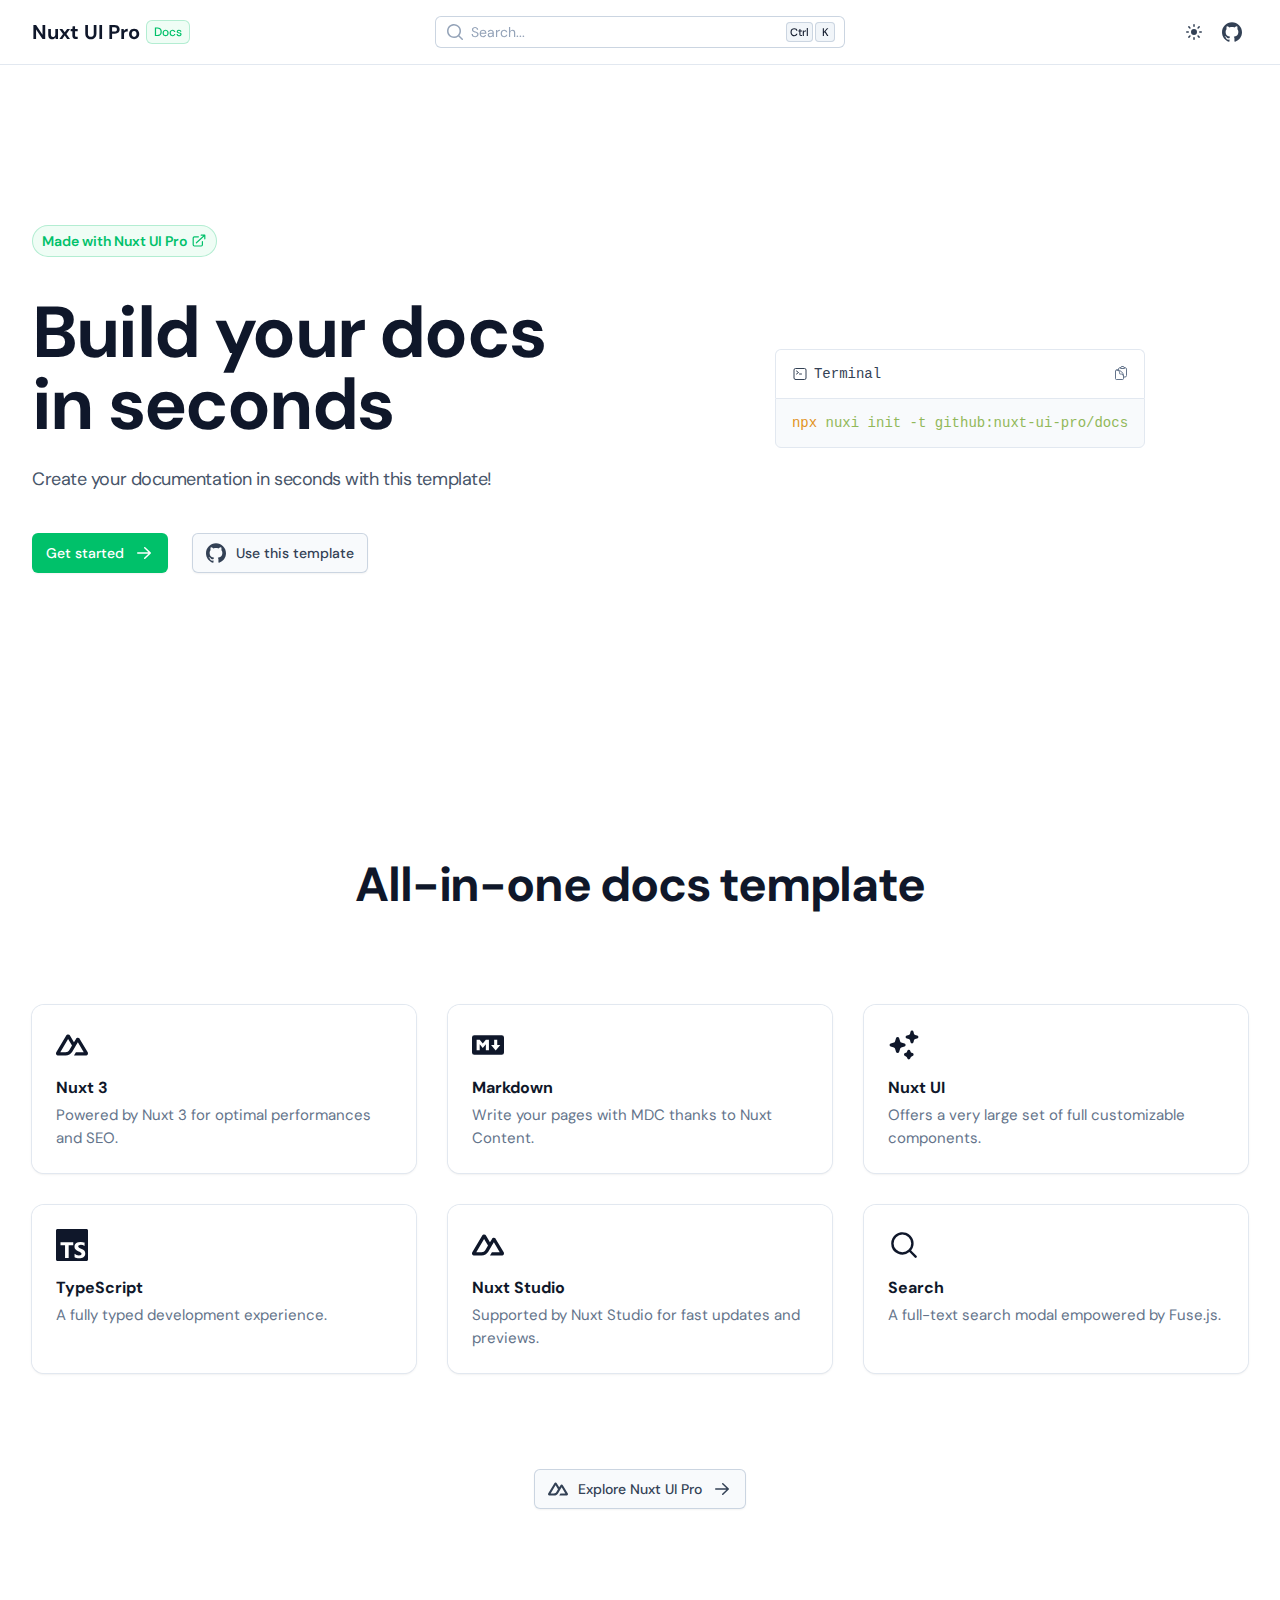
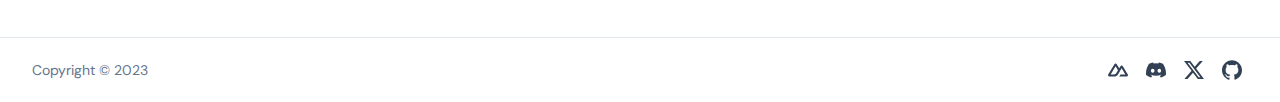
<file: index.html>
<!DOCTYPE html><html  lang="en" data-capo=""><head><meta charset="utf-8">
<meta name="viewport" content="width=device-width, initial-scale=1">
<style id="nuxt-ui-colors">:root {
--color-primary-50: 239 253 245;
--color-primary-100: 217 251 232;
--color-primary-200: 179 245 209;
--color-primary-300: 117 237 174;
--color-primary-400: 0 220 130;
--color-primary-500: 0 193 106;
--color-primary-600: 0 161 85;
--color-primary-700: 0 127 69;
--color-primary-800: 1 101 56;
--color-primary-900: 10 83 49;
--color-primary-950: 5 46 22;
--color-primary-DEFAULT: var(--color-primary-500);

--color-gray-50: 248 250 252;
--color-gray-100: 241 245 249;
--color-gray-200: 226 232 240;
--color-gray-300: 203 213 225;
--color-gray-400: 148 163 184;
--color-gray-500: 100 116 139;
--color-gray-600: 71 85 105;
--color-gray-700: 51 65 85;
--color-gray-800: 30 41 59;
--color-gray-900: 15 23 42;
--color-gray-950: 2 6 23;
}

.dark {
  --color-primary-DEFAULT: var(--color-primary-400);
}
</style>
<style id="nuxt-ui-variables">:root {
  --header-height: 4rem;

  --ui-background: 255 255 255;
--ui-foreground: var(--color-gray-700);
}

.dark {
  --ui-background: var(--color-gray-900);
--ui-foreground: var(--color-gray-200);
}</style>
<title>Nuxt UI Pro - Docs template</title>
<meta property="og:image" content="http://localhost/__og_image__/og.png">
<meta property="og:image:width" content="1200">
<meta property="og:image:height" content="630">
<meta property="og:image:type" content="image/png">
<meta name="twitter:card" content="summary_large_image">
<meta name="twitter:image:src" content="http://localhost/__og_image__/og.png">
<meta name="twitter:image:width" content="1200">
<meta name="twitter:image:height" content="630">
<style>@font-face { font-family: "DM Sans fallback"; src: local("BlinkMacSystemFont"); size-adjust: 111.8837%; ascent-override: 88.6635%; descent-override: 27.7073%; line-gap-override: 0%; } @font-face { font-family: "DM Sans fallback"; src: local("Segoe UI"); size-adjust: 105.1066%; ascent-override: 94.3804%; descent-override: 29.4939%; line-gap-override: 0%; } @font-face { font-family: "DM Sans fallback"; src: local("Roboto"); size-adjust: 104.7605%; ascent-override: 94.6922%; descent-override: 29.5913%; line-gap-override: 0%; } @font-face { font-family: "DM Sans fallback"; src: local("Helvetica Neue"); size-adjust: 103.5556%; ascent-override: 95.794%; descent-override: 29.9356%; line-gap-override: 0%; } @font-face { font-family: "DM Sans fallback"; src: local("Arial"); size-adjust: 104.531%; ascent-override: 94.9001%; descent-override: 29.6563%; line-gap-override: 0%; } @font-face { font-family: "DM Sans fallback"; src: local("Noto Sans"); size-adjust: 98.3122%; ascent-override: 100.903%; descent-override: 31.5322%; line-gap-override: 0%; }  </style>
<style>/*! tailwindcss v3.4.6 | MIT License | https://tailwindcss.com*/*,:after,:before{border-color:rgb(var(--color-gray-200)/1);border-style:solid;border-width:0;box-sizing:border-box}:after,:before{--tw-content:""}:host,html{line-height:1.5;-webkit-text-size-adjust:100%;font-family:DM Sans,DM Sans fallback,ui-sans-serif,system-ui,sans-serif,Apple Color Emoji,Segoe UI Emoji,Segoe UI Symbol,Noto Color Emoji;font-feature-settings:normal;font-variation-settings:normal;tab-size:4;-webkit-tap-highlight-color:transparent}body{line-height:inherit;margin:0}hr{border-top-width:1px;color:inherit;height:0}abbr:where([title]){-webkit-text-decoration:underline dotted;text-decoration:underline dotted}h1,h2,h3,h4,h5,h6{font-size:inherit;font-weight:inherit}a{color:inherit;text-decoration:inherit}b,strong{font-weight:bolder}code,kbd,pre,samp{font-family:ui-monospace,SFMono-Regular,Menlo,Monaco,Consolas,Liberation Mono,Courier New,monospace;font-feature-settings:normal;font-size:1em;font-variation-settings:normal}small{font-size:80%}sub,sup{font-size:75%;line-height:0;position:relative;vertical-align:initial}sub{bottom:-.25em}sup{top:-.5em}table{border-collapse:collapse;border-color:inherit;text-indent:0}button,input,optgroup,select,textarea{color:inherit;font-family:inherit;font-feature-settings:inherit;font-size:100%;font-variation-settings:inherit;font-weight:inherit;letter-spacing:inherit;line-height:inherit;margin:0;padding:0}button,select{text-transform:none}button,input:where([type=button]),input:where([type=reset]),input:where([type=submit]){-webkit-appearance:button;background-color:initial;background-image:none}:-moz-focusring{outline:auto}:-moz-ui-invalid{box-shadow:none}progress{vertical-align:initial}::-webkit-inner-spin-button,::-webkit-outer-spin-button{height:auto}[type=search]{-webkit-appearance:textfield;outline-offset:-2px}::-webkit-search-decoration{-webkit-appearance:none}::-webkit-file-upload-button{-webkit-appearance:button;font:inherit}summary{display:list-item}blockquote,dd,dl,figure,h1,h2,h3,h4,h5,h6,hr,p,pre{margin:0}fieldset{margin:0}fieldset,legend{padding:0}menu,ol,ul{list-style:none;margin:0;padding:0}dialog{padding:0}textarea{resize:vertical}input::placeholder,textarea::placeholder{color:rgb(var(--color-gray-400)/1);opacity:1}[role=button],button{cursor:pointer}:disabled{cursor:default}audio,canvas,embed,iframe,img,object,svg,video{display:block;vertical-align:middle}img,video{height:auto;max-width:100%}[hidden]{display:none}*,::backdrop,:after,:before{--tw-border-spacing-x:0;--tw-border-spacing-y:0;--tw-translate-x:0;--tw-translate-y:0;--tw-rotate:0;--tw-skew-x:0;--tw-skew-y:0;--tw-scale-x:1;--tw-scale-y:1;--tw-pan-x: ;--tw-pan-y: ;--tw-pinch-zoom: ;--tw-scroll-snap-strictness:proximity;--tw-gradient-from-position: ;--tw-gradient-via-position: ;--tw-gradient-to-position: ;--tw-ordinal: ;--tw-slashed-zero: ;--tw-numeric-figure: ;--tw-numeric-spacing: ;--tw-numeric-fraction: ;--tw-ring-inset: ;--tw-ring-offset-width:0px;--tw-ring-offset-color:#fff;--tw-ring-color:#3b82f680;--tw-ring-offset-shadow:0 0 #0000;--tw-ring-shadow:0 0 #0000;--tw-shadow:0 0 #0000;--tw-shadow-colored:0 0 #0000;--tw-blur: ;--tw-brightness: ;--tw-contrast: ;--tw-grayscale: ;--tw-hue-rotate: ;--tw-invert: ;--tw-saturate: ;--tw-sepia: ;--tw-drop-shadow: ;--tw-backdrop-blur: ;--tw-backdrop-brightness: ;--tw-backdrop-contrast: ;--tw-backdrop-grayscale: ;--tw-backdrop-hue-rotate: ;--tw-backdrop-invert: ;--tw-backdrop-opacity: ;--tw-backdrop-saturate: ;--tw-backdrop-sepia: ;--tw-contain-size: ;--tw-contain-layout: ;--tw-contain-paint: ;--tw-contain-style: }.container{width:100%}@media (min-width:640px){.container{max-width:640px}}@media (min-width:768px){.container{max-width:768px}}@media (min-width:1024px){.container{max-width:1024px}}@media (min-width:1280px){.container{max-width:1280px}}@media (min-width:1536px){.container{max-width:1536px}}.form-input,.form-multiselect,.form-select,.form-textarea{appearance:none;background-color:#fff;border-color:rgb(var(--color-gray-500)/var(--tw-border-opacity,1));border-radius:0;border-width:1px;font-size:1rem;line-height:1.5rem;padding:.5rem .75rem;--tw-shadow:0 0 #0000}.form-input:focus,.form-multiselect:focus,.form-select:focus,.form-textarea:focus{outline:2px solid #0000;outline-offset:2px;--tw-ring-inset:var(--tw-empty,/*!*/ /*!*/);--tw-ring-offset-width:0px;--tw-ring-offset-color:#fff;--tw-ring-color:#2563eb;--tw-ring-offset-shadow:var(--tw-ring-inset) 0 0 0 var(--tw-ring-offset-width) var(--tw-ring-offset-color);--tw-ring-shadow:var(--tw-ring-inset) 0 0 0 calc(1px + var(--tw-ring-offset-width)) var(--tw-ring-color);border-color:#2563eb;box-shadow:var(--tw-ring-offset-shadow),var(--tw-ring-shadow),var(--tw-shadow)}.form-input::placeholder,.form-textarea::placeholder{color:rgb(var(--color-gray-500)/var(--tw-text-opacity,1));opacity:1}.form-input::-webkit-datetime-edit-fields-wrapper{padding:0}.form-input::-webkit-date-and-time-value{min-height:1.5em;text-align:inherit}.form-input::-webkit-datetime-edit{display:inline-flex}.form-input::-webkit-datetime-edit,.form-input::-webkit-datetime-edit-day-field,.form-input::-webkit-datetime-edit-hour-field,.form-input::-webkit-datetime-edit-meridiem-field,.form-input::-webkit-datetime-edit-millisecond-field,.form-input::-webkit-datetime-edit-minute-field,.form-input::-webkit-datetime-edit-month-field,.form-input::-webkit-datetime-edit-second-field,.form-input::-webkit-datetime-edit-year-field{padding-bottom:0;padding-top:0}.form-select{background-image:url("data:image/svg+xml;charset=utf-8,%3Csvg xmlns='http://www.w3.org/2000/svg' fill='none' viewBox='0 0 20 20'%3E%3Cpath stroke='rgb(var(--color-gray-500) / var(--tw-stroke-opacity, 1))' stroke-linecap='round' stroke-linejoin='round' stroke-width='1.5' d='m6 8 4 4 4-4'/%3E%3C/svg%3E");background-position:right .5rem center;background-repeat:no-repeat;background-size:1.5em 1.5em;padding-right:2.5rem;-webkit-print-color-adjust:exact;print-color-adjust:exact}.form-select:where([size]:not([size="1"])){background-image:none;background-position:0 0;background-repeat:unset;background-size:initial;padding-right:.75rem;-webkit-print-color-adjust:unset;print-color-adjust:unset}.form-checkbox,.form-radio{appearance:none;background-color:#fff;background-origin:border-box;border-color:rgb(var(--color-gray-500)/var(--tw-border-opacity,1));border-width:1px;color:#2563eb;display:inline-block;flex-shrink:0;height:1rem;padding:0;-webkit-print-color-adjust:exact;print-color-adjust:exact;-webkit-user-select:none;user-select:none;vertical-align:middle;width:1rem;--tw-shadow:0 0 #0000}.form-checkbox{border-radius:0}.form-radio{border-radius:100%}.form-checkbox:focus,.form-radio:focus{outline:2px solid #0000;outline-offset:2px;--tw-ring-inset:var(--tw-empty,/*!*/ /*!*/);--tw-ring-offset-width:2px;--tw-ring-offset-color:#fff;--tw-ring-color:#2563eb;--tw-ring-offset-shadow:var(--tw-ring-inset) 0 0 0 var(--tw-ring-offset-width) var(--tw-ring-offset-color);--tw-ring-shadow:var(--tw-ring-inset) 0 0 0 calc(2px + var(--tw-ring-offset-width)) var(--tw-ring-color);box-shadow:var(--tw-ring-offset-shadow),var(--tw-ring-shadow),var(--tw-shadow)}.form-checkbox:checked,.form-radio:checked{background-color:currentColor;background-position:50%;background-repeat:no-repeat;background-size:100% 100%;border-color:#0000}.form-checkbox:checked{background-image:url("data:image/svg+xml;charset=utf-8,%3Csvg xmlns='http://www.w3.org/2000/svg' fill='%23fff' viewBox='0 0 16 16'%3E%3Cpath d='M12.207 4.793a1 1 0 0 1 0 1.414l-5 5a1 1 0 0 1-1.414 0l-2-2a1 1 0 0 1 1.414-1.414L6.5 9.086l4.293-4.293a1 1 0 0 1 1.414 0'/%3E%3C/svg%3E")}@media (forced-colors:active) {.form-checkbox:checked{appearance:auto}}.form-radio:checked{background-image:url("data:image/svg+xml;charset=utf-8,%3Csvg xmlns='http://www.w3.org/2000/svg' fill='%23fff' viewBox='0 0 16 16'%3E%3Ccircle cx='8' cy='8' r='3'/%3E%3C/svg%3E")}@media (forced-colors:active) {.form-radio:checked{appearance:auto}}.form-checkbox:checked:focus,.form-checkbox:checked:hover,.form-checkbox:indeterminate,.form-radio:checked:focus,.form-radio:checked:hover{background-color:currentColor;border-color:#0000}.form-checkbox:indeterminate{background-image:url("data:image/svg+xml;charset=utf-8,%3Csvg xmlns='http://www.w3.org/2000/svg' fill='none' viewBox='0 0 16 16'%3E%3Cpath stroke='%23fff' stroke-linecap='round' stroke-linejoin='round' stroke-width='2' d='M4 8h8'/%3E%3C/svg%3E");background-position:50%;background-repeat:no-repeat;background-size:100% 100%}@media (forced-colors:active) {.form-checkbox:indeterminate{appearance:auto}}.form-checkbox:indeterminate:focus,.form-checkbox:indeterminate:hover{background-color:currentColor;border-color:#0000}.prose{color:var(--tw-prose-body);max-width:65ch}.prose :where(p):not(:where([class~=not-prose],[class~=not-prose] *)){margin-bottom:1.25em;margin-top:1.25em}.prose :where([class~=lead]):not(:where([class~=not-prose],[class~=not-prose] *)){color:var(--tw-prose-lead);font-size:1.25em;line-height:1.6;margin-bottom:1.2em;margin-top:1.2em}.prose :where(a):not(:where([class~=not-prose],[class~=not-prose] *)){border-bottom:1px solid #0000;color:var(--tw-prose-links);font-weight:500;text-decoration:none}.prose :where(strong):not(:where([class~=not-prose],[class~=not-prose] *)){color:var(--tw-prose-bold);font-weight:600}.prose :where(a strong):not(:where([class~=not-prose],[class~=not-prose] *)){color:inherit}.prose :where(blockquote strong):not(:where([class~=not-prose],[class~=not-prose] *)){color:inherit}.prose :where(thead th strong):not(:where([class~=not-prose],[class~=not-prose] *)){color:inherit}.prose :where(ol):not(:where([class~=not-prose],[class~=not-prose] *)){list-style-type:decimal;margin-bottom:1.25em;margin-top:1.25em;padding-inline-start:1.625em}.prose :where(ol[type=A]):not(:where([class~=not-prose],[class~=not-prose] *)){list-style-type:upper-alpha}.prose :where(ol[type=a]):not(:where([class~=not-prose],[class~=not-prose] *)){list-style-type:lower-alpha}.prose :where(ol[type=A s]):not(:where([class~=not-prose],[class~=not-prose] *)){list-style-type:upper-alpha}.prose :where(ol[type=a s]):not(:where([class~=not-prose],[class~=not-prose] *)){list-style-type:lower-alpha}.prose :where(ol[type=I]):not(:where([class~=not-prose],[class~=not-prose] *)){list-style-type:upper-roman}.prose :where(ol[type=i]):not(:where([class~=not-prose],[class~=not-prose] *)){list-style-type:lower-roman}.prose :where(ol[type=I s]):not(:where([class~=not-prose],[class~=not-prose] *)){list-style-type:upper-roman}.prose :where(ol[type=i s]):not(:where([class~=not-prose],[class~=not-prose] *)){list-style-type:lower-roman}.prose :where(ol[type="1"]):not(:where([class~=not-prose],[class~=not-prose] *)){list-style-type:decimal}.prose :where(ul):not(:where([class~=not-prose],[class~=not-prose] *)){list-style-type:disc;margin-bottom:1.25em;margin-top:1.25em;padding-inline-start:1.625em}.prose :where(ol>li):not(:where([class~=not-prose],[class~=not-prose] *))::marker{color:var(--tw-prose-counters);font-weight:400}.prose :where(ul>li):not(:where([class~=not-prose],[class~=not-prose] *))::marker{color:var(--tw-prose-bullets)}.prose :where(dt):not(:where([class~=not-prose],[class~=not-prose] *)){color:var(--tw-prose-headings);font-weight:600;margin-top:1.25em}.prose :where(hr):not(:where([class~=not-prose],[class~=not-prose] *)){border-color:var(--tw-prose-hr);border-top-width:1px;margin-bottom:3em;margin-top:3em}.prose :where(blockquote):not(:where([class~=not-prose],[class~=not-prose] *)){border-inline-start-color:var(--tw-prose-quote-borders);border-inline-start-width:.25rem;color:var(--tw-prose-quotes);font-style:italic;font-weight:500;margin-bottom:1.6em;margin-top:1.6em;padding-inline-start:1em;quotes:"\201C""\201D""\2018""\2019"}.prose :where(h1):not(:where([class~=not-prose],[class~=not-prose] *)){color:var(--tw-prose-headings);font-size:2.25em;font-weight:800;line-height:1.1111111;margin-bottom:.8888889em;margin-top:0}.prose :where(h1 strong):not(:where([class~=not-prose],[class~=not-prose] *)){color:inherit;font-weight:900}.prose :where(h2):not(:where([class~=not-prose],[class~=not-prose] *)){color:var(--tw-prose-headings);font-size:1.5em;font-weight:700;line-height:1.3333333;margin-bottom:1em;margin-top:2em}.prose :where(h2 strong):not(:where([class~=not-prose],[class~=not-prose] *)){color:inherit;font-weight:800}.prose :where(h3):not(:where([class~=not-prose],[class~=not-prose] *)){color:var(--tw-prose-headings);font-size:1.25em;font-weight:600;line-height:1.6;margin-bottom:.6em;margin-top:1.6em}.prose :where(h3 strong):not(:where([class~=not-prose],[class~=not-prose] *)){color:inherit;font-weight:700}.prose :where(h4):not(:where([class~=not-prose],[class~=not-prose] *)){color:var(--tw-prose-headings);font-weight:600;line-height:1.5;margin-bottom:.5em;margin-top:1.5em}.prose :where(h4 strong):not(:where([class~=not-prose],[class~=not-prose] *)){color:inherit;font-weight:700}.prose :where(img):not(:where([class~=not-prose],[class~=not-prose] *)){margin-bottom:2em;margin-top:2em}.prose :where(picture):not(:where([class~=not-prose],[class~=not-prose] *)){display:block;margin-bottom:2em;margin-top:2em}.prose :where(video):not(:where([class~=not-prose],[class~=not-prose] *)){margin-bottom:2em;margin-top:2em}.prose :where(kbd):not(:where([class~=not-prose],[class~=not-prose] *)){border-radius:.3125rem;box-shadow:0 0 0 1px rgb(var(--tw-prose-kbd-shadows)/10%),0 3px 0 rgb(var(--tw-prose-kbd-shadows)/10%);color:var(--tw-prose-kbd);font-family:inherit;font-size:.875em;font-weight:500;padding-inline-end:.375em;padding-bottom:.1875em;padding-top:.1875em;padding-inline-start:.375em}.prose :where(code):not(:where([class~=not-prose],[class~=not-prose] *)){background-color:var(--tw-prose-pre-bg);border:1px solid var(--tw-prose-pre-border);border-radius:.375rem;color:var(--tw-prose-code);display:inline-block;font-size:.875em;font-weight:600;padding:0 .375rem}.prose :where(a code):not(:where([class~=not-prose],[class~=not-prose] *)){border:1px dashed var(--tw-prose-pre-border);color:var(--tw-prose-code)}.prose :where(h1 code):not(:where([class~=not-prose],[class~=not-prose] *)){color:inherit}.prose :where(h2 code):not(:where([class~=not-prose],[class~=not-prose] *)){color:inherit;font-size:.875em}.prose :where(h3 code):not(:where([class~=not-prose],[class~=not-prose] *)){color:inherit;font-size:.9em}.prose :where(h4 code):not(:where([class~=not-prose],[class~=not-prose] *)){color:inherit}.prose :where(blockquote code):not(:where([class~=not-prose],[class~=not-prose] *)){color:inherit}.prose :where(thead th code):not(:where([class~=not-prose],[class~=not-prose] *)){color:inherit}.prose :where(pre):not(:where([class~=not-prose],[class~=not-prose] *)){background-color:var(--tw-prose-pre-bg)!important;border:1px solid var(--tw-prose-pre-border);border-radius:.375rem;color:var(--tw-prose-pre-code)!important;font-size:.875em;font-weight:400;line-height:1.7142857;margin-bottom:1.7142857em;margin-top:1.7142857em;overflow-x:auto;padding-inline-end:1.1428571em;padding-bottom:.8571429em;padding-top:.8571429em;padding-inline-start:1.1428571em;white-space:pre-wrap;word-break:break-word}.prose :where(pre code):not(:where([class~=not-prose],[class~=not-prose] *)){background-color:initial;border-radius:0;border-width:0;color:inherit;font-family:inherit;font-size:inherit;font-weight:inherit;line-height:inherit;padding:0}.prose :where(pre code):not(:where([class~=not-prose],[class~=not-prose] *)):before{content:none}.prose :where(pre code):not(:where([class~=not-prose],[class~=not-prose] *)):after{content:none}.prose :where(table):not(:where([class~=not-prose],[class~=not-prose] *)){display:block;font-size:.875em;line-height:1.7142857;margin-bottom:2em;margin-top:2em;overflow-x:auto;table-layout:auto;text-align:start;width:100%}.prose :where(thead):not(:where([class~=not-prose],[class~=not-prose] *)){border-bottom-color:var(--tw-prose-th-borders);border-bottom-width:1px}.prose :where(thead th):not(:where([class~=not-prose],[class~=not-prose] *)){color:var(--tw-prose-headings);font-weight:600;padding-inline-end:.5714286em;padding-bottom:.5714286em;padding-inline-start:.5714286em;vertical-align:bottom}.prose :where(tbody tr):not(:where([class~=not-prose],[class~=not-prose] *)){border-bottom-color:var(--tw-prose-td-borders);border-bottom-width:1px}.prose :where(tbody tr:last-child):not(:where([class~=not-prose],[class~=not-prose] *)){border-bottom-width:0}.prose :where(tbody td):not(:where([class~=not-prose],[class~=not-prose] *)){vertical-align:initial}.prose :where(tfoot):not(:where([class~=not-prose],[class~=not-prose] *)){border-top-color:var(--tw-prose-th-borders);border-top-width:1px}.prose :where(tfoot td):not(:where([class~=not-prose],[class~=not-prose] *)){vertical-align:top}.prose :where(figure>*):not(:where([class~=not-prose],[class~=not-prose] *)){margin-bottom:0;margin-top:0}.prose :where(figcaption):not(:where([class~=not-prose],[class~=not-prose] *)){color:var(--tw-prose-captions);font-size:.875em;line-height:1.4285714;margin-top:.8571429em}.prose{--tw-prose-body:#374151;--tw-prose-headings:#111827;--tw-prose-lead:#4b5563;--tw-prose-links:#111827;--tw-prose-bold:#111827;--tw-prose-counters:#6b7280;--tw-prose-bullets:#d1d5db;--tw-prose-hr:#e5e7eb;--tw-prose-quotes:#111827;--tw-prose-quote-borders:#e5e7eb;--tw-prose-captions:#6b7280;--tw-prose-kbd:#111827;--tw-prose-kbd-shadows:17 24 39;--tw-prose-code:#111827;--tw-prose-pre-code:#e5e7eb;--tw-prose-pre-bg:#1f2937;--tw-prose-th-borders:#d1d5db;--tw-prose-td-borders:#e5e7eb;--tw-prose-invert-body:#d1d5db;--tw-prose-invert-headings:#fff;--tw-prose-invert-lead:#9ca3af;--tw-prose-invert-links:#fff;--tw-prose-invert-bold:#fff;--tw-prose-invert-counters:#9ca3af;--tw-prose-invert-bullets:#4b5563;--tw-prose-invert-hr:#374151;--tw-prose-invert-quotes:#f3f4f6;--tw-prose-invert-quote-borders:#374151;--tw-prose-invert-captions:#9ca3af;--tw-prose-invert-kbd:#fff;--tw-prose-invert-kbd-shadows:255 255 255;--tw-prose-invert-code:#fff;--tw-prose-invert-pre-code:#d1d5db;--tw-prose-invert-pre-bg:#00000080;--tw-prose-invert-th-borders:#4b5563;--tw-prose-invert-td-borders:#374151;font-size:1rem;line-height:1.75}.prose :where(picture>img):not(:where([class~=not-prose],[class~=not-prose] *)){margin-bottom:0;margin-top:0}.prose :where(li):not(:where([class~=not-prose],[class~=not-prose] *)){margin-bottom:.5em;margin-top:.5em}.prose :where(ol>li):not(:where([class~=not-prose],[class~=not-prose] *)){padding-inline-start:.375em}.prose :where(ul>li):not(:where([class~=not-prose],[class~=not-prose] *)){padding-inline-start:.375em}.prose :where(.prose>ul>li p):not(:where([class~=not-prose],[class~=not-prose] *)){margin-bottom:.75em;margin-top:.75em}.prose :where(.prose>ul>li>p:first-child):not(:where([class~=not-prose],[class~=not-prose] *)){margin-top:1.25em}.prose :where(.prose>ul>li>p:last-child):not(:where([class~=not-prose],[class~=not-prose] *)){margin-bottom:1.25em}.prose :where(.prose>ol>li>p:first-child):not(:where([class~=not-prose],[class~=not-prose] *)){margin-top:1.25em}.prose :where(.prose>ol>li>p:last-child):not(:where([class~=not-prose],[class~=not-prose] *)){margin-bottom:1.25em}.prose :where(ul ul,ul ol,ol ul,ol ol):not(:where([class~=not-prose],[class~=not-prose] *)){margin-bottom:.75em;margin-top:.75em}.prose :where(dl):not(:where([class~=not-prose],[class~=not-prose] *)){margin-bottom:1.25em;margin-top:1.25em}.prose :where(dd):not(:where([class~=not-prose],[class~=not-prose] *)){margin-top:.5em;padding-inline-start:1.625em}.prose :where(hr+*):not(:where([class~=not-prose],[class~=not-prose] *)){margin-top:0}.prose :where(h2+*):not(:where([class~=not-prose],[class~=not-prose] *)){margin-top:0}.prose :where(h3+*):not(:where([class~=not-prose],[class~=not-prose] *)){margin-top:0}.prose :where(h4+*):not(:where([class~=not-prose],[class~=not-prose] *)){margin-top:0}.prose :where(thead th:first-child):not(:where([class~=not-prose],[class~=not-prose] *)){padding-inline-start:0}.prose :where(thead th:last-child):not(:where([class~=not-prose],[class~=not-prose] *)){padding-inline-end:0}.prose :where(tbody td,tfoot td):not(:where([class~=not-prose],[class~=not-prose] *)){padding-inline-end:.5714286em;padding-bottom:.5714286em;padding-top:.5714286em;padding-inline-start:.5714286em}.prose :where(tbody td:first-child,tfoot td:first-child):not(:where([class~=not-prose],[class~=not-prose] *)){padding-inline-start:0}.prose :where(tbody td:last-child,tfoot td:last-child):not(:where([class~=not-prose],[class~=not-prose] *)){padding-inline-end:0}.prose :where(figure):not(:where([class~=not-prose],[class~=not-prose] *)){margin-bottom:2em;margin-top:2em}.prose :where(.prose>:first-child):not(:where([class~=not-prose],[class~=not-prose] *)){margin-top:0}.prose :where(.prose>:last-child):not(:where([class~=not-prose],[class~=not-prose] *)){margin-bottom:0}.prose :where(h1,h2,h3,h4):not(:where([class~=not-prose],[class~=not-prose] *)){font-weight:700;scroll-margin-top:var(--scroll-mt)}.prose :where(h1 a,h2 a,h3 a,h4 a):not(:where([class~=not-prose],[class~=not-prose] *)){border-bottom:none!important;color:inherit;font-weight:inherit}.prose :where(a:hover):not(:where([class~=not-prose],[class~=not-prose] *)){border-color:var(--tw-prose-links)}.prose :where(a:has(>code)):not(:where([class~=not-prose],[class~=not-prose] *)){border-color:#0000!important}.prose :where(a:hover code):not(:where([class~=not-prose],[class~=not-prose] *)){border-color:var(--tw-prose-links);color:var(--tw-prose-links)}.prose :where(input[type=checkbox]):not(:where([class~=not-prose],[class~=not-prose] *)){border-color:rgb(var(--color-gray-300));border-radius:.25rem;color:rgb(var(--color-primary-500));height:1rem;margin-bottom:0!important;margin-top:-3.5px!important;width:1rem}.prose :where(input[type=checkbox]):not(:where([class~=not-prose],[class~=not-prose] *)):focus{--tw-ring-offset-width:0}.prose :where(input[type=checkbox]:checked):not(:where([class~=not-prose],[class~=not-prose] *)){border-color:rgb(var(--color-primary-500))}.prose :where(input[type=checkbox]:disabled):not(:where([class~=not-prose],[class~=not-prose] *)){cursor:not-allowed;opacity:.5}.prose :where(ul.contains-task-list):not(:where([class~=not-prose],[class~=not-prose] *)){margin-left:-1.625em}.prose :where(ul ul):not(:where([class~=not-prose],[class~=not-prose] *)){padding-left:1.5rem}.prose :where(ul ol):not(:where([class~=not-prose],[class~=not-prose] *)){padding-left:1.5rem}.prose :where(ul>li.task-list-item):not(:where([class~=not-prose],[class~=not-prose] *)){padding-left:0!important}.prose :where(ul>li.task-list-item input):not(:where([class~=not-prose],[class~=not-prose] *)){margin-right:7px}.prose :where(ul>li.task-list-item>ul.contains-task-list):not(:where([class~=not-prose],[class~=not-prose] *)){margin-left:0}.prose :where(ul>li.task-list-item a):not(:where([class~=not-prose],[class~=not-prose] *)){margin-bottom:0}.prose :where(ul>li.task-list-item):not(:where([class~=not-prose],[class~=not-prose] *))::marker{content:none}.prose :where(ul>li>p):not(:where([class~=not-prose],[class~=not-prose] *)){margin:0}.prose :where(ul>li>span.issue-badge,p>span.issue-badge):not(:where([class~=not-prose],[class~=not-prose] *)){margin:0!important;vertical-align:text-top}.prose :where(ul>li>button):not(:where([class~=not-prose],[class~=not-prose] *)){vertical-align:initial!important}.prose :where(table code):not(:where([class~=not-prose],[class~=not-prose] *)){display:inline-flex}.prose-primary{--tw-prose-body:rgb(var(--color-gray-700));--tw-prose-headings:rgb(var(--color-gray-900));--tw-prose-lead:rgb(var(--color-gray-600));--tw-prose-links:rgb(var(--color-primary-500));--tw-prose-bold:rgb(var(--color-gray-900));--tw-prose-counters:rgb(var(--color-gray-500));--tw-prose-bullets:rgb(var(--color-gray-300));--tw-prose-hr:rgb(var(--color-gray-200));--tw-prose-quotes:rgb(var(--color-gray-900));--tw-prose-quote-borders:rgb(var(--color-gray-200));--tw-prose-captions:rgb(var(--color-gray-500));--tw-prose-code:rgb(var(--color-gray-900));--tw-prose-pre-code:rgb(var(--color-gray-900));--tw-prose-pre-bg:rgb(var(--color-gray-50));--tw-prose-pre-border:rgb(var(--color-gray-200));--tw-prose-th-borders:rgb(var(--color-gray-300));--tw-prose-td-borders:rgb(var(--color-gray-200));--tw-prose-invert-body:rgb(var(--color-gray-200));--tw-prose-invert-headings:#fff;--tw-prose-invert-lead:rgb(var(--color-gray-400));--tw-prose-invert-links:rgb(var(--color-primary-400));--tw-prose-invert-bold:#fff;--tw-prose-invert-counters:rgb(var(--color-gray-400));--tw-prose-invert-bullets:rgb(var(--color-gray-600));--tw-prose-invert-hr:rgb(var(--color-gray-800));--tw-prose-invert-quotes:rgb(var(--color-gray-100));--tw-prose-invert-quote-borders:rgb(var(--color-gray-700));--tw-prose-invert-captions:rgb(var(--color-gray-400));--tw-prose-invert-code:#fff;--tw-prose-invert-pre-code:#fff;--tw-prose-invert-pre-bg:rgb(var(--color-gray-800));--tw-prose-invert-pre-border:rgb(var(--color-gray-700));--tw-prose-invert-th-borders:rgb(var(--color-gray-700));--tw-prose-invert-td-borders:rgb(var(--color-gray-800))}.i-heroicons-arrow-left-20-solid{--svg:url("data:image/svg+xml;charset=utf-8,%3Csvg xmlns='http://www.w3.org/2000/svg' width='20' height='20' viewBox='0 0 20 20'%3E%3Cpath fill-rule='evenodd' d='M17 10a.75.75 0 0 1-.75.75H5.612l4.158 3.96a.75.75 0 1 1-1.04 1.08l-5.5-5.25a.75.75 0 0 1 0-1.08l5.5-5.25a.75.75 0 1 1 1.04 1.08L5.612 9.25H16.25A.75.75 0 0 1 17 10' clip-rule='evenodd'/%3E%3C/svg%3E")}.i-heroicons-arrow-left-20-solid,.i-heroicons-arrow-path-20-solid{background-color:currentColor;display:inline-block;height:1em;-webkit-mask-image:var(--svg);mask-image:var(--svg);-webkit-mask-repeat:no-repeat;mask-repeat:no-repeat;-webkit-mask-size:100% 100%;mask-size:100% 100%;width:1em}.i-heroicons-arrow-path-20-solid{--svg:url("data:image/svg+xml;charset=utf-8,%3Csvg xmlns='http://www.w3.org/2000/svg' width='20' height='20' viewBox='0 0 20 20'%3E%3Cpath fill-rule='evenodd' d='M15.312 11.424a5.5 5.5 0 0 1-9.201 2.466l-.312-.311h2.433a.75.75 0 0 0 0-1.5H3.989a.75.75 0 0 0-.75.75v4.242a.75.75 0 0 0 1.5 0v-2.43l.31.31a7 7 0 0 0 11.712-3.138.75.75 0 0 0-1.449-.39m1.23-3.723a.75.75 0 0 0 .219-.53V2.929a.75.75 0 0 0-1.5 0V5.36l-.31-.31A7 7 0 0 0 3.239 8.188a.75.75 0 1 0 1.448.389A5.5 5.5 0 0 1 13.89 6.11l.311.31h-2.432a.75.75 0 0 0 0 1.5h4.243a.75.75 0 0 0 .53-.219' clip-rule='evenodd'/%3E%3C/svg%3E")}.i-heroicons-arrow-right-20-solid{--svg:url("data:image/svg+xml;charset=utf-8,%3Csvg xmlns='http://www.w3.org/2000/svg' width='20' height='20' viewBox='0 0 20 20'%3E%3Cpath fill-rule='evenodd' d='M3 10a.75.75 0 0 1 .75-.75h10.638L10.23 5.29a.75.75 0 1 1 1.04-1.08l5.5 5.25a.75.75 0 0 1 0 1.08l-5.5 5.25a.75.75 0 1 1-1.04-1.08l4.158-3.96H3.75A.75.75 0 0 1 3 10' clip-rule='evenodd'/%3E%3C/svg%3E")}.i-heroicons-arrow-right-20-solid,.i-heroicons-arrow-top-right-on-square-20-solid{background-color:currentColor;display:inline-block;height:1em;-webkit-mask-image:var(--svg);mask-image:var(--svg);-webkit-mask-repeat:no-repeat;mask-repeat:no-repeat;-webkit-mask-size:100% 100%;mask-size:100% 100%;width:1em}.i-heroicons-arrow-top-right-on-square-20-solid{--svg:url("data:image/svg+xml;charset=utf-8,%3Csvg xmlns='http://www.w3.org/2000/svg' width='20' height='20' viewBox='0 0 20 20'%3E%3Cg fill-rule='evenodd' clip-rule='evenodd'%3E%3Cpath d='M4.25 5.5a.75.75 0 0 0-.75.75v8.5c0 .414.336.75.75.75h8.5a.75.75 0 0 0 .75-.75v-4a.75.75 0 0 1 1.5 0v4A2.25 2.25 0 0 1 12.75 17h-8.5A2.25 2.25 0 0 1 2 14.75v-8.5A2.25 2.25 0 0 1 4.25 4h5a.75.75 0 0 1 0 1.5z'/%3E%3Cpath d='M6.194 12.753a.75.75 0 0 0 1.06.053L16.5 4.44v2.81a.75.75 0 0 0 1.5 0v-4.5a.75.75 0 0 0-.75-.75h-4.5a.75.75 0 0 0 0 1.5h2.553l-9.056 8.194a.75.75 0 0 0-.053 1.06'/%3E%3C/g%3E%3C/svg%3E")}.i-heroicons-arrow-up-right-20-solid{--svg:url("data:image/svg+xml;charset=utf-8,%3Csvg xmlns='http://www.w3.org/2000/svg' width='20' height='20' viewBox='0 0 20 20'%3E%3Cpath fill-rule='evenodd' d='M5.22 14.78a.75.75 0 0 0 1.06 0l7.22-7.22v5.69a.75.75 0 0 0 1.5 0v-7.5a.75.75 0 0 0-.75-.75h-7.5a.75.75 0 0 0 0 1.5h5.69l-7.22 7.22a.75.75 0 0 0 0 1.06' clip-rule='evenodd'/%3E%3C/svg%3E")}.i-heroicons-arrow-up-right-20-solid,.i-heroicons-arrows-up-down-20-solid{background-color:currentColor;display:inline-block;height:1em;-webkit-mask-image:var(--svg);mask-image:var(--svg);-webkit-mask-repeat:no-repeat;mask-repeat:no-repeat;-webkit-mask-size:100% 100%;mask-size:100% 100%;width:1em}.i-heroicons-arrows-up-down-20-solid{--svg:url("data:image/svg+xml;charset=utf-8,%3Csvg xmlns='http://www.w3.org/2000/svg' width='20' height='20' viewBox='0 0 20 20'%3E%3Cpath fill-rule='evenodd' d='M2.24 6.8a.75.75 0 0 0 1.06-.04l1.95-2.1v8.59a.75.75 0 0 0 1.5 0V4.66l1.95 2.1a.75.75 0 1 0 1.1-1.02l-3.25-3.5a.75.75 0 0 0-1.1 0L2.2 5.74a.75.75 0 0 0 .04 1.06m8 6.4a.75.75 0 0 0-.04 1.06l3.25 3.5a.75.75 0 0 0 1.1 0l3.25-3.5a.75.75 0 1 0-1.1-1.02l-1.95 2.1V6.75a.75.75 0 0 0-1.5 0v8.59l-1.95-2.1a.75.75 0 0 0-1.06-.04' clip-rule='evenodd'/%3E%3C/svg%3E")}.i-heroicons-bars-3{--svg:url("data:image/svg+xml;charset=utf-8,%3Csvg xmlns='http://www.w3.org/2000/svg' width='24' height='24' viewBox='0 0 24 24'%3E%3Cpath fill='none' stroke='%23000' stroke-linecap='round' stroke-linejoin='round' stroke-width='1.5' d='M3.75 6.75h16.5M3.75 12h16.5m-16.5 5.25h16.5'/%3E%3C/svg%3E")}.i-heroicons-bars-3,.i-heroicons-bars-arrow-down-20-solid{background-color:currentColor;display:inline-block;height:1em;-webkit-mask-image:var(--svg);mask-image:var(--svg);-webkit-mask-repeat:no-repeat;mask-repeat:no-repeat;-webkit-mask-size:100% 100%;mask-size:100% 100%;width:1em}.i-heroicons-bars-arrow-down-20-solid{--svg:url("data:image/svg+xml;charset=utf-8,%3Csvg xmlns='http://www.w3.org/2000/svg' width='20' height='20' viewBox='0 0 20 20'%3E%3Cpath fill-rule='evenodd' d='M2 3.75A.75.75 0 0 1 2.75 3h11.5a.75.75 0 0 1 0 1.5H2.75A.75.75 0 0 1 2 3.75M2 7.5a.75.75 0 0 1 .75-.75h7.508a.75.75 0 0 1 0 1.5H2.75A.75.75 0 0 1 2 7.5M14 7a.75.75 0 0 1 .75.75v6.59l1.95-2.1a.75.75 0 1 1 1.1 1.02l-3.25 3.5a.75.75 0 0 1-1.1 0l-3.25-3.5a.75.75 0 1 1 1.1-1.02l1.95 2.1V7.75A.75.75 0 0 1 14 7M2 11.25a.75.75 0 0 1 .75-.75h4.562a.75.75 0 0 1 0 1.5H2.75a.75.75 0 0 1-.75-.75' clip-rule='evenodd'/%3E%3C/svg%3E")}.i-heroicons-bars-arrow-up-20-solid{--svg:url("data:image/svg+xml;charset=utf-8,%3Csvg xmlns='http://www.w3.org/2000/svg' width='20' height='20' viewBox='0 0 20 20'%3E%3Cpath fill-rule='evenodd' d='M2 3.75A.75.75 0 0 1 2.75 3h11.5a.75.75 0 0 1 0 1.5H2.75A.75.75 0 0 1 2 3.75M2 7.5a.75.75 0 0 1 .75-.75h6.365a.75.75 0 0 1 0 1.5H2.75A.75.75 0 0 1 2 7.5M14 7a.75.75 0 0 1 .55.24l3.25 3.5a.75.75 0 1 1-1.1 1.02l-1.95-2.1v6.59a.75.75 0 0 1-1.5 0V9.66l-1.95 2.1a.75.75 0 1 1-1.1-1.02l3.25-3.5A.75.75 0 0 1 14 7M2 11.25a.75.75 0 0 1 .75-.75H7A.75.75 0 0 1 7 12H2.75a.75.75 0 0 1-.75-.75' clip-rule='evenodd'/%3E%3C/svg%3E")}.i-heroicons-bars-arrow-up-20-solid,.i-heroicons-book-open{background-color:currentColor;display:inline-block;height:1em;-webkit-mask-image:var(--svg);mask-image:var(--svg);-webkit-mask-repeat:no-repeat;mask-repeat:no-repeat;-webkit-mask-size:100% 100%;mask-size:100% 100%;width:1em}.i-heroicons-book-open{--svg:url("data:image/svg+xml;charset=utf-8,%3Csvg xmlns='http://www.w3.org/2000/svg' width='24' height='24' viewBox='0 0 24 24'%3E%3Cpath fill='none' stroke='%23000' stroke-linecap='round' stroke-linejoin='round' stroke-width='1.5' d='M12 6.042A8.97 8.97 0 0 0 6 3.75c-1.052 0-2.062.18-3 .512v14.25A9 9 0 0 1 6 18c2.305 0 4.408.867 6 2.292m0-14.25a8.97 8.97 0 0 1 6-2.292c1.052 0 2.062.18 3 .512v14.25A9 9 0 0 0 18 18a8.97 8.97 0 0 0-6 2.292m0-14.25v14.25'/%3E%3C/svg%3E")}.i-heroicons-check{--svg:url("data:image/svg+xml;charset=utf-8,%3Csvg xmlns='http://www.w3.org/2000/svg' width='24' height='24' viewBox='0 0 24 24'%3E%3Cpath fill='none' stroke='%23000' stroke-linecap='round' stroke-linejoin='round' stroke-width='1.5' d='m4.5 12.75 6 6 9-13.5'/%3E%3C/svg%3E")}.i-heroicons-check,.i-heroicons-check-20-solid{background-color:currentColor;display:inline-block;height:1em;-webkit-mask-image:var(--svg);mask-image:var(--svg);-webkit-mask-repeat:no-repeat;mask-repeat:no-repeat;-webkit-mask-size:100% 100%;mask-size:100% 100%;width:1em}.i-heroicons-check-20-solid{--svg:url("data:image/svg+xml;charset=utf-8,%3Csvg xmlns='http://www.w3.org/2000/svg' width='20' height='20' viewBox='0 0 20 20'%3E%3Cpath fill-rule='evenodd' d='M16.705 4.153a.75.75 0 0 1 .142 1.052l-8 10.5a.75.75 0 0 1-1.127.075l-4.5-4.5a.75.75 0 0 1 1.06-1.06l3.894 3.893 7.48-9.817a.75.75 0 0 1 1.05-.143' clip-rule='evenodd'/%3E%3C/svg%3E")}.i-heroicons-check-circle{--svg:url("data:image/svg+xml;charset=utf-8,%3Csvg xmlns='http://www.w3.org/2000/svg' width='24' height='24' viewBox='0 0 24 24'%3E%3Cpath fill='none' stroke='%23000' stroke-linecap='round' stroke-linejoin='round' stroke-width='1.5' d='M9 12.75 11.25 15 15 9.75M21 12a9 9 0 1 1-18 0 9 9 0 0 1 18 0'/%3E%3C/svg%3E")}.i-heroicons-check-circle,.i-heroicons-chevron-double-left-20-solid{background-color:currentColor;display:inline-block;height:1em;-webkit-mask-image:var(--svg);mask-image:var(--svg);-webkit-mask-repeat:no-repeat;mask-repeat:no-repeat;-webkit-mask-size:100% 100%;mask-size:100% 100%;width:1em}.i-heroicons-chevron-double-left-20-solid{--svg:url("data:image/svg+xml;charset=utf-8,%3Csvg xmlns='http://www.w3.org/2000/svg' width='20' height='20' viewBox='0 0 20 20'%3E%3Cpath fill-rule='evenodd' d='M4.72 9.47a.75.75 0 0 0 0 1.06l4.25 4.25a.75.75 0 1 0 1.06-1.06L6.31 10l3.72-3.72a.75.75 0 1 0-1.06-1.06zm9.25-4.25L9.72 9.47a.75.75 0 0 0 0 1.06l4.25 4.25a.75.75 0 1 0 1.06-1.06L11.31 10l3.72-3.72a.75.75 0 0 0-1.06-1.06' clip-rule='evenodd'/%3E%3C/svg%3E")}.i-heroicons-chevron-double-right-20-solid{--svg:url("data:image/svg+xml;charset=utf-8,%3Csvg xmlns='http://www.w3.org/2000/svg' width='20' height='20' viewBox='0 0 20 20'%3E%3Cpath fill-rule='evenodd' d='M15.28 9.47a.75.75 0 0 1 0 1.06l-4.25 4.25a.75.75 0 1 1-1.06-1.06L13.69 10 9.97 6.28a.75.75 0 0 1 1.06-1.06zM6.03 5.22l4.25 4.25a.75.75 0 0 1 0 1.06l-4.25 4.25a.75.75 0 0 1-1.06-1.06L8.69 10 4.97 6.28a.75.75 0 0 1 1.06-1.06' clip-rule='evenodd'/%3E%3C/svg%3E")}.i-heroicons-chevron-double-right-20-solid,.i-heroicons-chevron-down-20-solid{background-color:currentColor;display:inline-block;height:1em;-webkit-mask-image:var(--svg);mask-image:var(--svg);-webkit-mask-repeat:no-repeat;mask-repeat:no-repeat;-webkit-mask-size:100% 100%;mask-size:100% 100%;width:1em}.i-heroicons-chevron-down-20-solid{--svg:url("data:image/svg+xml;charset=utf-8,%3Csvg xmlns='http://www.w3.org/2000/svg' width='20' height='20' viewBox='0 0 20 20'%3E%3Cpath fill-rule='evenodd' d='M5.22 8.22a.75.75 0 0 1 1.06 0L10 11.94l3.72-3.72a.75.75 0 1 1 1.06 1.06l-4.25 4.25a.75.75 0 0 1-1.06 0L5.22 9.28a.75.75 0 0 1 0-1.06' clip-rule='evenodd'/%3E%3C/svg%3E")}.i-heroicons-chevron-left-20-solid{--svg:url("data:image/svg+xml;charset=utf-8,%3Csvg xmlns='http://www.w3.org/2000/svg' width='20' height='20' viewBox='0 0 20 20'%3E%3Cpath fill-rule='evenodd' d='M11.78 5.22a.75.75 0 0 1 0 1.06L8.06 10l3.72 3.72a.75.75 0 1 1-1.06 1.06l-4.25-4.25a.75.75 0 0 1 0-1.06l4.25-4.25a.75.75 0 0 1 1.06 0' clip-rule='evenodd'/%3E%3C/svg%3E")}.i-heroicons-chevron-left-20-solid,.i-heroicons-chevron-right-20-solid{background-color:currentColor;display:inline-block;height:1em;-webkit-mask-image:var(--svg);mask-image:var(--svg);-webkit-mask-repeat:no-repeat;mask-repeat:no-repeat;-webkit-mask-size:100% 100%;mask-size:100% 100%;width:1em}.i-heroicons-chevron-right-20-solid{--svg:url("data:image/svg+xml;charset=utf-8,%3Csvg xmlns='http://www.w3.org/2000/svg' width='20' height='20' viewBox='0 0 20 20'%3E%3Cpath fill-rule='evenodd' d='M8.22 5.22a.75.75 0 0 1 1.06 0l4.25 4.25a.75.75 0 0 1 0 1.06l-4.25 4.25a.75.75 0 0 1-1.06-1.06L11.94 10 8.22 6.28a.75.75 0 0 1 0-1.06' clip-rule='evenodd'/%3E%3C/svg%3E")}.i-heroicons-circle-stack-20-solid{--svg:url("data:image/svg+xml;charset=utf-8,%3Csvg xmlns='http://www.w3.org/2000/svg' width='20' height='20' viewBox='0 0 20 20'%3E%3Cpath fill-rule='evenodd' d='M10 1c3.866 0 7 1.79 7 4s-3.134 4-7 4-7-1.79-7-4 3.134-4 7-4m5.694 8.13c.464-.264.91-.583 1.306-.952V10c0 2.21-3.134 4-7 4s-7-1.79-7-4V8.178a7 7 0 0 0 1.306.953C5.838 10.006 7.854 10.5 10 10.5s4.162-.494 5.694-1.37M3 13.179V15c0 2.21 3.134 4 7 4s7-1.79 7-4v-1.822a7 7 0 0 1-1.306.953C14.162 15.006 12.146 15.5 10 15.5s-4.162-.494-5.694-1.37A7 7 0 0 1 3 13.179' clip-rule='evenodd'/%3E%3C/svg%3E")}.i-heroicons-circle-stack-20-solid,.i-heroicons-clipboard-document{background-color:currentColor;display:inline-block;height:1em;-webkit-mask-image:var(--svg);mask-image:var(--svg);-webkit-mask-repeat:no-repeat;mask-repeat:no-repeat;-webkit-mask-size:100% 100%;mask-size:100% 100%;width:1em}.i-heroicons-clipboard-document{--svg:url("data:image/svg+xml;charset=utf-8,%3Csvg xmlns='http://www.w3.org/2000/svg' width='24' height='24' viewBox='0 0 24 24'%3E%3Cpath fill='none' stroke='%23000' stroke-linecap='round' stroke-linejoin='round' stroke-width='1.5' d='M8.25 7.5V6.108c0-1.135.845-2.098 1.976-2.192q.56-.045 1.124-.08M15.75 18H18a2.25 2.25 0 0 0 2.25-2.25V6.108c0-1.135-.845-2.098-1.976-2.192a48 48 0 0 0-1.123-.08M15.75 18.75v-1.875a3.375 3.375 0 0 0-3.375-3.375h-1.5a1.125 1.125 0 0 1-1.125-1.125v-1.5A3.375 3.375 0 0 0 6.375 7.5H5.25m11.9-3.664A2.25 2.25 0 0 0 15 2.25h-1.5a2.25 2.25 0 0 0-2.15 1.586m5.8 0q.099.316.1.664v.75h-6V4.5q.001-.348.1-.664M6.75 7.5H4.875c-.621 0-1.125.504-1.125 1.125v12c0 .621.504 1.125 1.125 1.125h9.75c.621 0 1.125-.504 1.125-1.125V16.5a9 9 0 0 0-9-9'/%3E%3C/svg%3E")}.i-heroicons-clipboard-document-check{--svg:url("data:image/svg+xml;charset=utf-8,%3Csvg xmlns='http://www.w3.org/2000/svg' width='24' height='24' viewBox='0 0 24 24'%3E%3Cpath fill='none' stroke='%23000' stroke-linecap='round' stroke-linejoin='round' stroke-width='1.5' d='M11.35 3.836q-.099.316-.1.664c0 .414.336.75.75.75h4.5a.75.75 0 0 0 .75-.75 2.3 2.3 0 0 0-.1-.664m-5.8 0A2.25 2.25 0 0 1 13.5 2.25H15a2.25 2.25 0 0 1 2.15 1.586m-5.8 0q-.563.035-1.124.08C9.095 4.01 8.25 4.973 8.25 6.108V8.25m8.9-4.414q.564.035 1.124.08c1.131.094 1.976 1.057 1.976 2.192V16.5A2.25 2.25 0 0 1 18 18.75h-2.25m-7.5-10.5H4.875c-.621 0-1.125.504-1.125 1.125v11.25c0 .621.504 1.125 1.125 1.125h9.75c.621 0 1.125-.504 1.125-1.125V18.75m-7.5-10.5h6.375c.621 0 1.125.504 1.125 1.125v9.375m-8.25-3 1.5 1.5 3-3.75'/%3E%3C/svg%3E")}.i-heroicons-clipboard-document-check,.i-heroicons-command-line{background-color:currentColor;display:inline-block;height:1em;-webkit-mask-image:var(--svg);mask-image:var(--svg);-webkit-mask-repeat:no-repeat;mask-repeat:no-repeat;-webkit-mask-size:100% 100%;mask-size:100% 100%;width:1em}.i-heroicons-command-line{--svg:url("data:image/svg+xml;charset=utf-8,%3Csvg xmlns='http://www.w3.org/2000/svg' width='24' height='24' viewBox='0 0 24 24'%3E%3Cpath fill='none' stroke='%23000' stroke-linecap='round' stroke-linejoin='round' stroke-width='1.5' d='m6.75 7.5 3 2.25-3 2.25m4.5 0h3m-9 8.25h13.5A2.25 2.25 0 0 0 21 18V6a2.25 2.25 0 0 0-2.25-2.25H5.25A2.25 2.25 0 0 0 3 6v12a2.25 2.25 0 0 0 2.25 2.25'/%3E%3C/svg%3E")}.i-heroicons-computer-desktop-20-solid{--svg:url("data:image/svg+xml;charset=utf-8,%3Csvg xmlns='http://www.w3.org/2000/svg' width='20' height='20' viewBox='0 0 20 20'%3E%3Cpath fill-rule='evenodd' d='M2 4.25A2.25 2.25 0 0 1 4.25 2h11.5A2.25 2.25 0 0 1 18 4.25v8.5A2.25 2.25 0 0 1 15.75 15h-3.105a3.5 3.5 0 0 0 1.1 1.677A.75.75 0 0 1 13.26 18H6.74a.75.75 0 0 1-.484-1.323A3.5 3.5 0 0 0 7.355 15H4.25A2.25 2.25 0 0 1 2 12.75zm1.5 0a.75.75 0 0 1 .75-.75h11.5a.75.75 0 0 1 .75.75v7.5a.75.75 0 0 1-.75.75H4.25a.75.75 0 0 1-.75-.75z' clip-rule='evenodd'/%3E%3C/svg%3E")}.i-heroicons-computer-desktop-20-solid,.i-heroicons-document-text{background-color:currentColor;display:inline-block;height:1em;-webkit-mask-image:var(--svg);mask-image:var(--svg);-webkit-mask-repeat:no-repeat;mask-repeat:no-repeat;-webkit-mask-size:100% 100%;mask-size:100% 100%;width:1em}.i-heroicons-document-text{--svg:url("data:image/svg+xml;charset=utf-8,%3Csvg xmlns='http://www.w3.org/2000/svg' width='24' height='24' viewBox='0 0 24 24'%3E%3Cpath fill='none' stroke='%23000' stroke-linecap='round' stroke-linejoin='round' stroke-width='1.5' d='M19.5 14.25v-2.625a3.375 3.375 0 0 0-3.375-3.375h-1.5A1.125 1.125 0 0 1 13.5 7.125v-1.5a3.375 3.375 0 0 0-3.375-3.375H8.25m0 12.75h7.5m-7.5 3H12M10.5 2.25H5.625c-.621 0-1.125.504-1.125 1.125v17.25c0 .621.504 1.125 1.125 1.125h12.75c.621 0 1.125-.504 1.125-1.125V11.25a9 9 0 0 0-9-9'/%3E%3C/svg%3E")}.i-heroicons-hashtag-20-solid{--svg:url("data:image/svg+xml;charset=utf-8,%3Csvg xmlns='http://www.w3.org/2000/svg' width='20' height='20' viewBox='0 0 20 20'%3E%3Cpath fill-rule='evenodd' d='M9.493 2.852a.75.75 0 0 0-1.486-.204L7.545 6H4.198a.75.75 0 0 0 0 1.5h3.14l-.69 5H3.302a.75.75 0 0 0 0 1.5h3.14l-.435 3.148a.75.75 0 0 0 1.486.204L7.955 14h2.986l-.434 3.148a.75.75 0 0 0 1.486.204L12.456 14h3.346a.75.75 0 0 0 0-1.5h-3.14l.69-5h3.346a.75.75 0 0 0 0-1.5h-3.14l.435-3.148a.75.75 0 0 0-1.486-.204L12.045 6H9.059zM8.852 7.5l-.69 5h2.986l.69-5z' clip-rule='evenodd'/%3E%3C/svg%3E")}.i-heroicons-hashtag-20-solid,.i-heroicons-light-bulb{background-color:currentColor;display:inline-block;height:1em;-webkit-mask-image:var(--svg);mask-image:var(--svg);-webkit-mask-repeat:no-repeat;mask-repeat:no-repeat;-webkit-mask-size:100% 100%;mask-size:100% 100%;width:1em}.i-heroicons-light-bulb{--svg:url("data:image/svg+xml;charset=utf-8,%3Csvg xmlns='http://www.w3.org/2000/svg' width='24' height='24' viewBox='0 0 24 24'%3E%3Cpath fill='none' stroke='%23000' stroke-linecap='round' stroke-linejoin='round' stroke-width='1.5' d='M12 18v-5.25m0 0a6 6 0 0 0 1.5-.189m-1.5.189a6 6 0 0 1-1.5-.189m3.75 7.478a12.1 12.1 0 0 1-4.5 0m3.75 2.383a14.4 14.4 0 0 1-3 0M14.25 18v-.192c0-.983.658-1.823 1.508-2.316a7.5 7.5 0 1 0-7.517 0c.85.493 1.509 1.333 1.509 2.316V18'/%3E%3C/svg%3E")}.i-heroicons-magnifying-glass-20-solid{--svg:url("data:image/svg+xml;charset=utf-8,%3Csvg xmlns='http://www.w3.org/2000/svg' width='20' height='20' viewBox='0 0 20 20'%3E%3Cpath fill-rule='evenodd' d='M9 3.5a5.5 5.5 0 1 0 0 11 5.5 5.5 0 0 0 0-11M2 9a7 7 0 1 1 12.452 4.391l3.328 3.329a.75.75 0 1 1-1.06 1.06l-3.329-3.328A7 7 0 0 1 2 9' clip-rule='evenodd'/%3E%3C/svg%3E")}.i-heroicons-magnifying-glass-20-solid,.i-heroicons-minus-20-solid{background-color:currentColor;display:inline-block;height:1em;-webkit-mask-image:var(--svg);mask-image:var(--svg);-webkit-mask-repeat:no-repeat;mask-repeat:no-repeat;-webkit-mask-size:100% 100%;mask-size:100% 100%;width:1em}.i-heroicons-minus-20-solid{--svg:url("data:image/svg+xml;charset=utf-8,%3Csvg xmlns='http://www.w3.org/2000/svg' width='20' height='20' viewBox='0 0 20 20'%3E%3Cpath fill-rule='evenodd' d='M4 10a.75.75 0 0 1 .75-.75h10.5a.75.75 0 0 1 0 1.5H4.75A.75.75 0 0 1 4 10' clip-rule='evenodd'/%3E%3C/svg%3E")}.i-heroicons-moon-20-solid{--svg:url("data:image/svg+xml;charset=utf-8,%3Csvg xmlns='http://www.w3.org/2000/svg' width='20' height='20' viewBox='0 0 20 20'%3E%3Cpath fill-rule='evenodd' d='M7.455 2.004a.75.75 0 0 1 .26.77 7 7 0 0 0 9.958 7.967.75.75 0 0 1 1.067.853A8.5 8.5 0 1 1 6.647 1.921a.75.75 0 0 1 .808.083' clip-rule='evenodd'/%3E%3C/svg%3E")}.i-heroicons-moon-20-solid,.i-heroicons-pencil-square{background-color:currentColor;display:inline-block;height:1em;-webkit-mask-image:var(--svg);mask-image:var(--svg);-webkit-mask-repeat:no-repeat;mask-repeat:no-repeat;-webkit-mask-size:100% 100%;mask-size:100% 100%;width:1em}.i-heroicons-pencil-square{--svg:url("data:image/svg+xml;charset=utf-8,%3Csvg xmlns='http://www.w3.org/2000/svg' width='24' height='24' viewBox='0 0 24 24'%3E%3Cpath fill='none' stroke='%23000' stroke-linecap='round' stroke-linejoin='round' stroke-width='1.5' d='m16.862 4.487 1.687-1.688a1.875 1.875 0 1 1 2.652 2.652L10.582 16.07a4.5 4.5 0 0 1-1.897 1.13L6 18l.8-2.685a4.5 4.5 0 0 1 1.13-1.897zm0 0L19.5 7.125M18 14v4.75A2.25 2.25 0 0 1 15.75 21H5.25A2.25 2.25 0 0 1 3 18.75V8.25A2.25 2.25 0 0 1 5.25 6H10'/%3E%3C/svg%3E")}.i-heroicons-sparkles-20-solid{--svg:url("data:image/svg+xml;charset=utf-8,%3Csvg xmlns='http://www.w3.org/2000/svg' width='20' height='20' viewBox='0 0 20 20'%3E%3Cpath d='M15.98 1.804a1 1 0 0 0-1.96 0l-.24 1.192a1 1 0 0 1-.784.785l-1.192.238a1 1 0 0 0 0 1.962l1.192.238a1 1 0 0 1 .785.785l.238 1.192a1 1 0 0 0 1.962 0l.238-1.192a1 1 0 0 1 .785-.785l1.192-.238a1 1 0 0 0 0-1.962l-1.192-.238a1 1 0 0 1-.785-.785zm-9.031 3.88a1 1 0 0 0-1.898 0l-.683 2.051a1 1 0 0 1-.633.633l-2.051.683a1 1 0 0 0 0 1.898l2.051.684a1 1 0 0 1 .633.632l.683 2.051a1 1 0 0 0 1.898 0l.683-2.051a1 1 0 0 1 .633-.633l2.051-.683a1 1 0 0 0 0-1.898l-2.051-.683a1 1 0 0 1-.633-.633zm7 8a1 1 0 0 0-1.898 0l-.184.551a1 1 0 0 1-.632.633l-.551.183a1 1 0 0 0 0 1.898l.551.183a1 1 0 0 1 .633.633l.183.551a1 1 0 0 0 1.898 0l.184-.551a1 1 0 0 1 .632-.633l.551-.183a1 1 0 0 0 0-1.898l-.551-.184a1 1 0 0 1-.633-.632z'/%3E%3C/svg%3E")}.i-heroicons-sparkles-20-solid,.i-heroicons-star{background-color:currentColor;display:inline-block;height:1em;-webkit-mask-image:var(--svg);mask-image:var(--svg);-webkit-mask-repeat:no-repeat;mask-repeat:no-repeat;-webkit-mask-size:100% 100%;mask-size:100% 100%;width:1em}.i-heroicons-star{--svg:url("data:image/svg+xml;charset=utf-8,%3Csvg xmlns='http://www.w3.org/2000/svg' width='24' height='24' viewBox='0 0 24 24'%3E%3Cpath fill='none' stroke='%23000' stroke-linecap='round' stroke-linejoin='round' stroke-width='1.5' d='M11.48 3.499a.562.562 0 0 1 1.04 0l2.125 5.111a.56.56 0 0 0 .475.345l5.518.442c.499.04.701.663.321.988l-4.204 3.602a.56.56 0 0 0-.182.557l1.285 5.385a.562.562 0 0 1-.84.61l-4.725-2.885a.56.56 0 0 0-.586 0L6.982 20.54a.562.562 0 0 1-.84-.61l1.285-5.386a.56.56 0 0 0-.182-.557l-4.204-3.602a.562.562 0 0 1 .321-.988l5.518-.442a.56.56 0 0 0 .475-.345z'/%3E%3C/svg%3E")}.i-heroicons-sun-20-solid{--svg:url("data:image/svg+xml;charset=utf-8,%3Csvg xmlns='http://www.w3.org/2000/svg' width='20' height='20' viewBox='0 0 20 20'%3E%3Cpath d='M10 2a.75.75 0 0 1 .75.75v1.5a.75.75 0 0 1-1.5 0v-1.5A.75.75 0 0 1 10 2m0 13a.75.75 0 0 1 .75.75v1.5a.75.75 0 0 1-1.5 0v-1.5A.75.75 0 0 1 10 15m0-8a3 3 0 1 0 0 6 3 3 0 0 0 0-6m5.657-1.596a.75.75 0 1 0-1.06-1.06l-1.061 1.06a.75.75 0 0 0 1.06 1.06zm-9.193 9.192a.75.75 0 1 0-1.06-1.06l-1.06 1.06a.75.75 0 0 0 1.06 1.06zM18 10a.75.75 0 0 1-.75.75h-1.5a.75.75 0 0 1 0-1.5h1.5A.75.75 0 0 1 18 10M5 10a.75.75 0 0 1-.75.75h-1.5a.75.75 0 0 1 0-1.5h1.5A.75.75 0 0 1 5 10m9.596 5.657a.75.75 0 0 0 1.06-1.06l-1.06-1.061a.75.75 0 1 0-1.06 1.06zM5.404 6.464a.75.75 0 0 0 1.06-1.06l-1.06-1.06a.75.75 0 1 0-1.061 1.06z'/%3E%3C/svg%3E")}.i-heroicons-sun-20-solid,.i-heroicons-x-mark-20-solid{background-color:currentColor;display:inline-block;height:1em;-webkit-mask-image:var(--svg);mask-image:var(--svg);-webkit-mask-repeat:no-repeat;mask-repeat:no-repeat;-webkit-mask-size:100% 100%;mask-size:100% 100%;width:1em}.i-heroicons-x-mark-20-solid{--svg:url("data:image/svg+xml;charset=utf-8,%3Csvg xmlns='http://www.w3.org/2000/svg' width='20' height='20' viewBox='0 0 20 20'%3E%3Cpath d='M6.28 5.22a.75.75 0 0 0-1.06 1.06L8.94 10l-3.72 3.72a.75.75 0 1 0 1.06 1.06L10 11.06l3.72 3.72a.75.75 0 1 0 1.06-1.06L11.06 10l3.72-3.72a.75.75 0 0 0-1.06-1.06L10 8.94z'/%3E%3C/svg%3E")}.i-simple-icons-codesandbox{--svg:url("data:image/svg+xml;charset=utf-8,%3Csvg xmlns='http://www.w3.org/2000/svg' width='24' height='24' viewBox='0 0 24 24'%3E%3Cpath d='M0 24h24V0H0v2.455h21.546v19.09H2.454V0H0Z'/%3E%3C/svg%3E")}.i-simple-icons-codesandbox,.i-simple-icons-discord{background-color:currentColor;display:inline-block;height:1em;-webkit-mask-image:var(--svg);mask-image:var(--svg);-webkit-mask-repeat:no-repeat;mask-repeat:no-repeat;-webkit-mask-size:100% 100%;mask-size:100% 100%;width:1em}.i-simple-icons-discord{--svg:url("data:image/svg+xml;charset=utf-8,%3Csvg xmlns='http://www.w3.org/2000/svg' width='24' height='24' viewBox='0 0 24 24'%3E%3Cpath d='M20.317 4.37a19.8 19.8 0 0 0-4.885-1.515.074.074 0 0 0-.079.037c-.21.375-.444.864-.608 1.25a18.3 18.3 0 0 0-5.487 0 13 13 0 0 0-.617-1.25.08.08 0 0 0-.079-.037A19.7 19.7 0 0 0 3.677 4.37a.1.1 0 0 0-.032.027C.533 9.046-.32 13.58.099 18.057a.08.08 0 0 0 .031.057 19.9 19.9 0 0 0 5.993 3.03.08.08 0 0 0 .084-.028 14 14 0 0 0 1.226-1.994.076.076 0 0 0-.041-.106 13 13 0 0 1-1.872-.892.077.077 0 0 1-.008-.128 10 10 0 0 0 .372-.292.07.07 0 0 1 .077-.01c3.928 1.793 8.18 1.793 12.062 0a.07.07 0 0 1 .078.01q.181.149.373.292a.077.077 0 0 1-.006.127 12.3 12.3 0 0 1-1.873.892.077.077 0 0 0-.041.107c.36.698.772 1.362 1.225 1.993a.08.08 0 0 0 .084.028 19.8 19.8 0 0 0 6.002-3.03.08.08 0 0 0 .032-.054c.5-5.177-.838-9.674-3.549-13.66a.06.06 0 0 0-.031-.03M8.02 15.33c-1.182 0-2.157-1.085-2.157-2.419 0-1.333.956-2.419 2.157-2.419 1.21 0 2.176 1.096 2.157 2.42 0 1.333-.956 2.418-2.157 2.418m7.975 0c-1.183 0-2.157-1.085-2.157-2.419 0-1.333.955-2.419 2.157-2.419 1.21 0 2.176 1.096 2.157 2.42 0 1.333-.946 2.418-2.157 2.418'/%3E%3C/svg%3E")}.i-simple-icons-github{--svg:url("data:image/svg+xml;charset=utf-8,%3Csvg xmlns='http://www.w3.org/2000/svg' width='24' height='24' viewBox='0 0 24 24'%3E%3Cpath d='M12 .297c-6.63 0-12 5.373-12 12 0 5.303 3.438 9.8 8.205 11.385.6.113.82-.258.82-.577 0-.285-.01-1.04-.015-2.04-3.338.724-4.042-1.61-4.042-1.61C4.422 18.07 3.633 17.7 3.633 17.7c-1.087-.744.084-.729.084-.729 1.205.084 1.838 1.236 1.838 1.236 1.07 1.835 2.809 1.305 3.495.998.108-.776.417-1.305.76-1.605-2.665-.3-5.466-1.332-5.466-5.93 0-1.31.465-2.38 1.235-3.22-.135-.303-.54-1.523.105-3.176 0 0 1.005-.322 3.3 1.23.96-.267 1.98-.399 3-.405 1.02.006 2.04.138 3 .405 2.28-1.552 3.285-1.23 3.285-1.23.645 1.653.24 2.873.12 3.176.765.84 1.23 1.91 1.23 3.22 0 4.61-2.805 5.625-5.475 5.92.42.36.81 1.096.81 2.22 0 1.606-.015 2.896-.015 3.286 0 .315.21.69.825.57C20.565 22.092 24 17.592 24 12.297c0-6.627-5.373-12-12-12'/%3E%3C/svg%3E")}.i-simple-icons-github,.i-simple-icons-markdown{background-color:currentColor;display:inline-block;height:1em;-webkit-mask-image:var(--svg);mask-image:var(--svg);-webkit-mask-repeat:no-repeat;mask-repeat:no-repeat;-webkit-mask-size:100% 100%;mask-size:100% 100%;width:1em}.i-simple-icons-markdown{--svg:url("data:image/svg+xml;charset=utf-8,%3Csvg xmlns='http://www.w3.org/2000/svg' width='24' height='24' viewBox='0 0 24 24'%3E%3Cpath d='M22.27 19.385H1.73A1.73 1.73 0 0 1 0 17.655V6.345a1.73 1.73 0 0 1 1.73-1.73h20.54A1.73 1.73 0 0 1 24 6.345v11.308a1.73 1.73 0 0 1-1.73 1.731zM5.769 15.923v-4.5l2.308 2.885 2.307-2.885v4.5h2.308V8.078h-2.308l-2.307 2.885-2.308-2.885H3.46v7.847zM21.232 12h-2.309V8.077h-2.307V12h-2.308l3.461 4.039z'/%3E%3C/svg%3E")}.i-simple-icons-nuxtdotjs{--svg:url("data:image/svg+xml;charset=utf-8,%3Csvg xmlns='http://www.w3.org/2000/svg' width='24' height='24' viewBox='0 0 24 24'%3E%3Cpath d='M13.464 19.83h8.922c.283 0 .562-.073.807-.21a1.6 1.6 0 0 0 .591-.574 1.53 1.53 0 0 0 .216-.783 1.53 1.53 0 0 0-.217-.782L17.792 7.414a1.6 1.6 0 0 0-.591-.573 1.65 1.65 0 0 0-.807-.21c-.283 0-.562.073-.807.21a1.6 1.6 0 0 0-.59.573L13.463 9.99 10.47 4.953a1.6 1.6 0 0 0-.591-.573 1.65 1.65 0 0 0-.807-.21c-.284 0-.562.073-.807.21a1.6 1.6 0 0 0-.591.573L.216 17.481a1.53 1.53 0 0 0-.217.782c0 .275.074.545.216.783a1.6 1.6 0 0 0 .59.574c.246.137.525.21.808.21h5.6c2.22 0 3.856-.946 4.982-2.79l2.733-4.593 1.464-2.457 4.395 7.382h-5.859Zm-6.341-2.46-3.908-.002 5.858-9.842 2.923 4.921-1.957 3.29c-.748 1.196-1.597 1.632-2.916 1.632'/%3E%3C/svg%3E")}.i-simple-icons-nuxtdotjs,.i-simple-icons-stackblitz{background-color:currentColor;display:inline-block;height:1em;-webkit-mask-image:var(--svg);mask-image:var(--svg);-webkit-mask-repeat:no-repeat;mask-repeat:no-repeat;-webkit-mask-size:100% 100%;mask-size:100% 100%;width:1em}.i-simple-icons-stackblitz{--svg:url("data:image/svg+xml;charset=utf-8,%3Csvg xmlns='http://www.w3.org/2000/svg' width='24' height='24' viewBox='0 0 24 24'%3E%3Cpath d='M10.797 14.182H3.635L16.728 0l-3.525 9.818h7.162L7.272 24l3.524-9.818Z'/%3E%3C/svg%3E")}.i-simple-icons-typescript{--svg:url("data:image/svg+xml;charset=utf-8,%3Csvg xmlns='http://www.w3.org/2000/svg' width='24' height='24' viewBox='0 0 24 24'%3E%3Cpath d='M1.125 0C.502 0 0 .502 0 1.125v21.75C0 23.498.502 24 1.125 24h21.75c.623 0 1.125-.502 1.125-1.125V1.125C24 .502 23.498 0 22.875 0zm17.363 9.75q.918 0 1.627.111a6.4 6.4 0 0 1 1.306.34v2.458a4 4 0 0 0-.643-.361 5 5 0 0 0-.717-.26 5.5 5.5 0 0 0-1.426-.2q-.45 0-.819.086a2.1 2.1 0 0 0-.623.242q-.254.156-.393.374a.9.9 0 0 0-.14.49q0 .294.156.529.156.234.443.444c.287.21.423.276.696.41q.41.203.926.416.705.296 1.266.628.561.333.963.753.402.418.614.957.213.538.214 1.253 0 .986-.373 1.656a3 3 0 0 1-1.012 1.085 4.4 4.4 0 0 1-1.487.596q-.85.18-1.79.18a10 10 0 0 1-1.84-.164 5.5 5.5 0 0 1-1.512-.493v-2.63a5.03 5.03 0 0 0 3.237 1.2q.5 0 .872-.09.373-.09.623-.25.249-.162.373-.38a1.02 1.02 0 0 0-.074-1.089 2.1 2.1 0 0 0-.537-.5 5.6 5.6 0 0 0-.807-.444 28 28 0 0 0-1.007-.436q-1.377-.575-2.053-1.405t-.676-2.005q0-.92.369-1.582.368-.662 1.004-1.089a4.5 4.5 0 0 1 1.47-.629 7.5 7.5 0 0 1 1.77-.201m-15.113.188h9.563v2.166H9.506v9.646H6.789v-9.646H3.375z'/%3E%3C/svg%3E")}.i-simple-icons-typescript,.i-simple-icons-x{background-color:currentColor;display:inline-block;height:1em;-webkit-mask-image:var(--svg);mask-image:var(--svg);-webkit-mask-repeat:no-repeat;mask-repeat:no-repeat;-webkit-mask-size:100% 100%;mask-size:100% 100%;width:1em}.i-simple-icons-x{--svg:url("data:image/svg+xml;charset=utf-8,%3Csvg xmlns='http://www.w3.org/2000/svg' width='24' height='24' viewBox='0 0 24 24'%3E%3Cpath d='M18.901 1.153h3.68l-8.04 9.19L24 22.846h-7.406l-5.8-7.584-6.638 7.584H.474l8.6-9.83L0 1.154h7.594l5.243 6.932ZM17.61 20.644h2.039L6.486 3.24H4.298Z'/%3E%3C/svg%3E")}.sr-only{height:1px;margin:-1px;overflow:hidden;padding:0;position:absolute;width:1px;clip:rect(0,0,0,0);border-width:0;white-space:nowrap}.pointer-events-none{pointer-events:none}.pointer-events-auto{pointer-events:auto}.visible{visibility:visible}.invisible{visibility:hidden}.static{position:static}.fixed{position:fixed}.absolute{position:absolute}.relative{position:relative}.sticky{position:sticky}.inset-0{inset:0}.inset-x-0{left:0;right:0}.inset-y-0{bottom:0;top:0}.-bottom-1{bottom:-.25rem}.-bottom-\[0\.5px\]{bottom:-.5px}.-left-1{left:-.25rem}.-right-1{right:-.25rem}.-right-3\.5{right:-.875rem}.-top-1{top:-.25rem}.-top-8{top:-2rem}.bottom-0{bottom:0}.bottom-4{bottom:1rem}.end-0{inset-inline-end:0}.end-4{inset-inline-end:1rem}.left-0{left:0}.left-4{left:1rem}.left-\[4px\]{left:4px}.right-0{right:0}.right-2{right:.5rem}.right-2\.5{right:.625rem}.right-4{right:1rem}.start-0{inset-inline-start:0}.start-4{inset-inline-start:1rem}.top-0{top:0}.top-0\.5{top:.125rem}.top-1{top:.25rem}.top-1\/2{top:50%}.top-2{top:.5rem}.top-2\.5{top:.625rem}.top-\[--header-height\]{top:var(--header-height)}.top-\[4px\]{top:4px}.isolate{isolation:isolate}.z-0{z-index:0}.z-10{z-index:10}.z-20{z-index:20}.z-50{z-index:50}.z-\[1\]{z-index:1}.z-\[55\]{z-index:55}.order-first{order:-9999}.order-last{order:9999}.col-start-1{grid-column-start:1}.row-start-1{grid-row-start:1}.-m-1\.5{margin:-.375rem}.\!my-0{margin-bottom:0!important;margin-top:0!important}.-mx-1{margin-left:-.25rem;margin-right:-.25rem}.-mx-4{margin-left:-1rem;margin-right:-1rem}.-my-1{margin-bottom:-.25rem;margin-top:-.25rem}.mx-1{margin-left:.25rem;margin-right:.25rem}.mx-3{margin-left:.75rem;margin-right:.75rem}.mx-auto{margin-left:auto;margin-right:auto}.my-0{margin-bottom:0;margin-top:0}.my-2{margin-bottom:.5rem;margin-top:.5rem}.my-5{margin-bottom:1.25rem;margin-top:1.25rem}.\!mt-0{margin-top:0!important}.\!mt-6{margin-top:1.5rem!important}.-mb-px{margin-bottom:-1px}.-me-1\.5{margin-inline-end:-.375rem}.-ml-6{margin-left:-1.5rem}.-ml-px{margin-left:-1px}.-mt-1{margin-top:-.25rem}.-mt-6{margin-top:-1.5rem}.-mt-8{margin-top:-2rem}.mb-0{margin-bottom:0}.mb-0\.5{margin-bottom:.125rem}.mb-1{margin-bottom:.25rem}.mb-1\.5{margin-bottom:.375rem}.mb-10{margin-bottom:2.5rem}.mb-2{margin-bottom:.5rem}.mb-3{margin-bottom:.75rem}.mb-4{margin-bottom:1rem}.mb-6{margin-bottom:1.5rem}.ml-1{margin-left:.25rem}.ml-2{margin-left:.5rem}.ml-3{margin-left:.75rem}.ml-auto{margin-left:auto}.mr-1\.5{margin-right:.375rem}.mr-2{margin-right:.5rem}.mr-4{margin-right:1rem}.ms-3{margin-inline-start:.75rem}.ms-auto{margin-inline-start:auto}.mt-0{margin-top:0}.mt-1{margin-top:.25rem}.mt-10{margin-top:2.5rem}.mt-2{margin-top:.5rem}.mt-3{margin-top:.75rem}.mt-4{margin-top:1rem}.mt-5{margin-top:1.25rem}.mt-6{margin-top:1.5rem}.mt-8{margin-top:2rem}.line-clamp-1{-webkit-line-clamp:1}.line-clamp-1,.line-clamp-2{display:-webkit-box;overflow:hidden;-webkit-box-orient:vertical}.line-clamp-2{-webkit-line-clamp:2}.block{display:block}.inline-block{display:inline-block}.inline{display:inline}.flex{display:flex}.inline-flex{display:inline-flex}.table{display:table}.grid{display:grid}.inline-grid{display:inline-grid}.contents{display:contents}.hidden{display:none}.aspect-\[16\/9\]{aspect-ratio:16/9}.h-0\.5{height:.125rem}.h-1{height:.25rem}.h-1\.5{height:.375rem}.h-10{height:2.5rem}.h-12{height:3rem}.h-14{height:3.5rem}.h-16{height:4rem}.h-2{height:.5rem}.h-2\.5{height:.625rem}.h-20{height:5rem}.h-3{height:.75rem}.h-3\.5{height:.875rem}.h-4{height:1rem}.h-5{height:1.25rem}.h-6{height:1.5rem}.h-7{height:1.75rem}.h-8{height:2rem}.h-\[--header-height\]{height:var(--header-height)}.h-\[4px\]{height:4px}.h-\[5px\]{height:5px}.h-full{height:100%}.h-px{height:1px}.h-screen{height:100vh}.max-h-60{max-height:15rem}.max-h-96{max-height:24rem}.max-h-\[calc\(100vh-var\(--header-height\)\)\]{max-height:calc(100vh - var(--header-height))}.min-h-0{min-height:0}.min-h-\[calc\(100vh-var\(--header-height\)\)\]{min-height:calc(100vh - var(--header-height))}.min-h-full{min-height:100%}.w-0{width:0}.w-1\/2{width:50%}.w-10{width:2.5rem}.w-11{width:2.75rem}.w-12{width:3rem}.w-14{width:3.5rem}.w-16{width:4rem}.w-2{width:.5rem}.w-2\.5{width:.625rem}.w-20{width:5rem}.w-3{width:.75rem}.w-4{width:1rem}.w-48{width:12rem}.w-5{width:1.25rem}.w-6{width:1.5rem}.w-7{width:1.75rem}.w-8{width:2rem}.w-9{width:2.25rem}.w-\[3\.25rem\]{width:3.25rem}.w-\[3\.75rem\]{width:3.75rem}.w-\[calc\(100\%\+0\.5rem\)\]{width:calc(100% + .5rem)}.w-auto{width:auto}.w-fit{width:fit-content}.w-full{width:100%}.w-px{width:1px}.w-screen{width:100vw}.min-w-0{min-width:0}.min-w-\[0\.375rem\]{min-width:.375rem}.min-w-\[0\.5rem\]{min-width:.5rem}.min-w-\[0\.625rem\]{min-width:.625rem}.min-w-\[0\.75rem\]{min-width:.75rem}.min-w-\[0\.875rem\]{min-width:.875rem}.min-w-\[1\.25rem\]{min-width:1.25rem}.min-w-\[16px\]{min-width:16px}.min-w-\[1rem\]{min-width:1rem}.min-w-\[20px\]{min-width:20px}.min-w-\[24px\]{min-width:24px}.min-w-\[4px\]{min-width:4px}.min-w-\[5px\]{min-width:5px}.min-w-fit{min-width:fit-content}.min-w-full{min-width:100%}.max-w-7xl{max-width:80rem}.max-w-\[16rem\]{max-width:16rem}.max-w-md{max-width:28rem}.max-w-none{max-width:none}.max-w-sm{max-width:24rem}.max-w-xs{max-width:20rem}.flex-1{flex:1 1 0%}.flex-none{flex:none}.flex-shrink{flex-shrink:1}.flex-shrink-0{flex-shrink:0}.table-fixed{table-layout:fixed}.-translate-x-1\/2{--tw-translate-x:-50%}.-translate-x-1\/2,.-translate-x-full{transform:translate(var(--tw-translate-x),var(--tw-translate-y)) rotate(var(--tw-rotate)) skewX(var(--tw-skew-x)) skewY(var(--tw-skew-y)) scaleX(var(--tw-scale-x)) scaleY(var(--tw-scale-y))}.-translate-x-full{--tw-translate-x:-100%}.-translate-y-1\/2{--tw-translate-y:-50%}.-translate-y-1\/2,.-translate-y-full{transform:translate(var(--tw-translate-x),var(--tw-translate-y)) rotate(var(--tw-rotate)) skewX(var(--tw-skew-x)) skewY(var(--tw-skew-y)) scaleX(var(--tw-scale-x)) scaleY(var(--tw-scale-y))}.-translate-y-full{--tw-translate-y:-100%}.translate-x-0{--tw-translate-x:0px}.translate-x-0,.translate-x-1\/2{transform:translate(var(--tw-translate-x),var(--tw-translate-y)) rotate(var(--tw-rotate)) skewX(var(--tw-skew-x)) skewY(var(--tw-skew-y)) scaleX(var(--tw-scale-x)) scaleY(var(--tw-scale-y))}.translate-x-1\/2{--tw-translate-x:50%}.translate-x-2{--tw-translate-x:0.5rem}.translate-x-2,.translate-x-2\.5{transform:translate(var(--tw-translate-x),var(--tw-translate-y)) rotate(var(--tw-rotate)) skewX(var(--tw-skew-x)) skewY(var(--tw-skew-y)) scaleX(var(--tw-scale-x)) scaleY(var(--tw-scale-y))}.translate-x-2\.5{--tw-translate-x:0.625rem}.translate-x-3{--tw-translate-x:0.75rem}.translate-x-3,.translate-x-4{transform:translate(var(--tw-translate-x),var(--tw-translate-y)) rotate(var(--tw-rotate)) skewX(var(--tw-skew-x)) skewY(var(--tw-skew-y)) scaleX(var(--tw-scale-x)) scaleY(var(--tw-scale-y))}.translate-x-4{--tw-translate-x:1rem}.translate-x-5{--tw-translate-x:1.25rem}.translate-x-5,.translate-x-6{transform:translate(var(--tw-translate-x),var(--tw-translate-y)) rotate(var(--tw-rotate)) skewX(var(--tw-skew-x)) skewY(var(--tw-skew-y)) scaleX(var(--tw-scale-x)) scaleY(var(--tw-scale-y))}.translate-x-6{--tw-translate-x:1.5rem}.translate-x-7{--tw-translate-x:1.75rem}.translate-x-7,.translate-x-full{transform:translate(var(--tw-translate-x),var(--tw-translate-y)) rotate(var(--tw-rotate)) skewX(var(--tw-skew-x)) skewY(var(--tw-skew-y)) scaleX(var(--tw-scale-x)) scaleY(var(--tw-scale-y))}.translate-x-full{--tw-translate-x:100%}.translate-y-0{--tw-translate-y:0px}.translate-y-0,.translate-y-1{transform:translate(var(--tw-translate-x),var(--tw-translate-y)) rotate(var(--tw-rotate)) skewX(var(--tw-skew-x)) skewY(var(--tw-skew-y)) scaleX(var(--tw-scale-x)) scaleY(var(--tw-scale-y))}.translate-y-1{--tw-translate-y:0.25rem}.translate-y-1\/2{--tw-translate-y:50%}.translate-y-1\/2,.translate-y-2{transform:translate(var(--tw-translate-x),var(--tw-translate-y)) rotate(var(--tw-rotate)) skewX(var(--tw-skew-x)) skewY(var(--tw-skew-y)) scaleX(var(--tw-scale-x)) scaleY(var(--tw-scale-y))}.translate-y-2{--tw-translate-y:0.5rem}.translate-y-4{--tw-translate-y:1rem}.translate-y-4,.translate-y-full{transform:translate(var(--tw-translate-x),var(--tw-translate-y)) rotate(var(--tw-rotate)) skewX(var(--tw-skew-x)) skewY(var(--tw-skew-y)) scaleX(var(--tw-scale-x)) scaleY(var(--tw-scale-y))}.translate-y-full{--tw-translate-y:100%}.-rotate-180{--tw-rotate:-180deg}.-rotate-180,.-rotate-90{transform:translate(var(--tw-translate-x),var(--tw-translate-y)) rotate(var(--tw-rotate)) skewX(var(--tw-skew-x)) skewY(var(--tw-skew-y)) scaleX(var(--tw-scale-x)) scaleY(var(--tw-scale-y))}.-rotate-90{--tw-rotate:-90deg}.rotate-180{--tw-rotate:180deg}.rotate-180,.scale-100{transform:translate(var(--tw-translate-x),var(--tw-translate-y)) rotate(var(--tw-rotate)) skewX(var(--tw-skew-x)) skewY(var(--tw-skew-y)) scaleX(var(--tw-scale-x)) scaleY(var(--tw-scale-y))}.scale-100{--tw-scale-x:1;--tw-scale-y:1}.scale-95{--tw-scale-x:.95;--tw-scale-y:.95}.scale-95,.transform{transform:translate(var(--tw-translate-x),var(--tw-translate-y)) rotate(var(--tw-rotate)) skewX(var(--tw-skew-x)) skewY(var(--tw-skew-y)) scaleX(var(--tw-scale-x)) scaleY(var(--tw-scale-y))}@keyframes pulse{50%{opacity:.5}}.animate-pulse{animation:pulse 2s cubic-bezier(.4,0,.6,1) infinite}@keyframes spin{to{transform:rotate(1turn)}}.animate-spin{animation:spin 1s linear infinite}.cursor-default{cursor:default}.cursor-not-allowed{cursor:not-allowed}.cursor-pointer{cursor:pointer}.select-none{-webkit-user-select:none;user-select:none}.resize-none{resize:none}.resize{resize:both}.snap-x{scroll-snap-type:x var(--tw-scroll-snap-strictness)}.snap-mandatory{--tw-scroll-snap-strictness:mandatory}.snap-center{scroll-snap-align:center}.scroll-mt-\[calc\(48px\+24px\+var\(--header-height\)\)\]{scroll-margin-top:calc(72px + var(--header-height))}.scroll-mt-\[calc\(48px\+32px\+var\(--header-height\)\)\]{scroll-margin-top:calc(80px + var(--header-height))}.scroll-mt-\[calc\(48px\+48px\+var\(--header-height\)\)\]{scroll-margin-top:calc(96px + var(--header-height))}.scroll-py-1{scroll-padding-bottom:.25rem;scroll-padding-top:.25rem}.scroll-py-10{scroll-padding-bottom:2.5rem;scroll-padding-top:2.5rem}.scroll-py-2{scroll-padding-bottom:.5rem;scroll-padding-top:.5rem}.list-inside{list-style-position:inside}.list-disc{list-style-type:disc}.appearance-none{appearance:none}.auto-cols-fr{grid-auto-columns:minmax(0,1fr)}.grid-flow-col{grid-auto-flow:column}.grid-cols-1{grid-template-columns:repeat(1,minmax(0,1fr))}.flex-row{flex-direction:row}.flex-row-reverse{flex-direction:row-reverse}.flex-col{flex-direction:column}.flex-col-reverse{flex-direction:column-reverse}.flex-wrap{flex-wrap:wrap}.flex-nowrap{flex-wrap:nowrap}.content-center{align-content:center}.items-start{align-items:flex-start}.items-end{align-items:flex-end}.items-center{align-items:center}.items-baseline{align-items:baseline}.justify-end{justify-content:flex-end}.justify-center{justify-content:center}.justify-between{justify-content:space-between}.gap-0\.5{gap:.125rem}.gap-1{gap:.25rem}.gap-1\.5{gap:.375rem}.gap-16{gap:4rem}.gap-2{gap:.5rem}.gap-3{gap:.75rem}.gap-4{gap:1rem}.gap-6{gap:1.5rem}.gap-8{gap:2rem}.gap-x-0{column-gap:0}.gap-x-1{column-gap:.25rem}.gap-x-1\.5{column-gap:.375rem}.gap-x-2{column-gap:.5rem}.gap-x-2\.5{column-gap:.625rem}.gap-x-3{column-gap:.75rem}.gap-x-6{column-gap:1.5rem}.gap-x-8{column-gap:2rem}.gap-y-1\.5{row-gap:.375rem}.gap-y-10{row-gap:2.5rem}.gap-y-16{row-gap:4rem}.gap-y-3{row-gap:.75rem}.gap-y-4{row-gap:1rem}.gap-y-6{row-gap:1.5rem}.-space-x-px>:not([hidden])~:not([hidden]){--tw-space-x-reverse:0;margin-left:calc(-1px*(1 - var(--tw-space-x-reverse)));margin-right:calc(-1px*var(--tw-space-x-reverse))}.-space-y-px>:not([hidden])~:not([hidden]){--tw-space-y-reverse:0;margin-bottom:calc(-1px*var(--tw-space-y-reverse));margin-top:calc(-1px*(1 - var(--tw-space-y-reverse)))}.space-y-1>:not([hidden])~:not([hidden]){--tw-space-y-reverse:0;margin-bottom:calc(.25rem*var(--tw-space-y-reverse));margin-top:calc(.25rem*(1 - var(--tw-space-y-reverse)))}.space-y-1\.5>:not([hidden])~:not([hidden]){--tw-space-y-reverse:0;margin-bottom:calc(.375rem*var(--tw-space-y-reverse));margin-top:calc(.375rem*(1 - var(--tw-space-y-reverse)))}.space-y-2>:not([hidden])~:not([hidden]){--tw-space-y-reverse:0;margin-bottom:calc(.5rem*var(--tw-space-y-reverse));margin-top:calc(.5rem*(1 - var(--tw-space-y-reverse)))}.space-y-3>:not([hidden])~:not([hidden]){--tw-space-y-reverse:0;margin-bottom:calc(.75rem*var(--tw-space-y-reverse));margin-top:calc(.75rem*(1 - var(--tw-space-y-reverse)))}.space-y-4>:not([hidden])~:not([hidden]){--tw-space-y-reverse:0;margin-bottom:calc(1rem*var(--tw-space-y-reverse));margin-top:calc(1rem*(1 - var(--tw-space-y-reverse)))}.space-y-5>:not([hidden])~:not([hidden]){--tw-space-y-reverse:0;margin-bottom:calc(1.25rem*var(--tw-space-y-reverse));margin-top:calc(1.25rem*(1 - var(--tw-space-y-reverse)))}.space-y-6>:not([hidden])~:not([hidden]){--tw-space-y-reverse:0;margin-bottom:calc(1.5rem*var(--tw-space-y-reverse));margin-top:calc(1.5rem*(1 - var(--tw-space-y-reverse)))}.space-y-8>:not([hidden])~:not([hidden]){--tw-space-y-reverse:0;margin-bottom:calc(2rem*var(--tw-space-y-reverse));margin-top:calc(2rem*(1 - var(--tw-space-y-reverse)))}.divide-y>:not([hidden])~:not([hidden]){--tw-divide-y-reverse:0;border-bottom-width:calc(1px*var(--tw-divide-y-reverse));border-top-width:calc(1px*(1 - var(--tw-divide-y-reverse)))}.divide-gray-100>:not([hidden])~:not([hidden]){--tw-divide-opacity:1;border-color:rgb(var(--color-gray-100)/var(--tw-divide-opacity))}.divide-gray-200>:not([hidden])~:not([hidden]){--tw-divide-opacity:1;border-color:rgb(var(--color-gray-200)/var(--tw-divide-opacity))}.divide-gray-300>:not([hidden])~:not([hidden]){--tw-divide-opacity:1;border-color:rgb(var(--color-gray-300)/var(--tw-divide-opacity))}.self-center{align-self:center}.self-stretch{align-self:stretch}.overflow-hidden{overflow:hidden}.overflow-x-auto{overflow-x:auto}.overflow-y-auto{overflow-y:auto}.overflow-y-hidden{overflow-y:hidden}.scroll-smooth{scroll-behavior:smooth}.truncate{overflow:hidden;text-overflow:ellipsis}.truncate,.whitespace-nowrap{white-space:nowrap}.break-all{word-break:break-all}.rounded{border-radius:.25rem}.rounded-2xl{border-radius:1rem}.rounded-3xl{border-radius:1.5rem}.rounded-full{border-radius:9999px}.rounded-lg{border-radius:.5rem}.rounded-md{border-radius:.375rem}.rounded-none{border-radius:0}.rounded-sm{border-radius:.125rem}.rounded-xl{border-radius:.75rem}.rounded-b{border-bottom-left-radius:.25rem;border-bottom-right-radius:.25rem}.rounded-b-2xl{border-bottom-left-radius:1rem;border-bottom-right-radius:1rem}.rounded-b-3xl{border-bottom-left-radius:1.5rem;border-bottom-right-radius:1.5rem}.rounded-b-full{border-bottom-left-radius:9999px;border-bottom-right-radius:9999px}.rounded-b-lg{border-bottom-left-radius:.5rem;border-bottom-right-radius:.5rem}.rounded-b-md{border-bottom-left-radius:.375rem;border-bottom-right-radius:.375rem}.rounded-b-none{border-bottom-left-radius:0;border-bottom-right-radius:0}.rounded-b-sm{border-bottom-left-radius:.125rem;border-bottom-right-radius:.125rem}.rounded-b-xl{border-bottom-left-radius:.75rem;border-bottom-right-radius:.75rem}.rounded-e{border-end-end-radius:.25rem;border-start-end-radius:.25rem}.rounded-e-2xl{border-end-end-radius:1rem;border-start-end-radius:1rem}.rounded-e-3xl{border-end-end-radius:1.5rem;border-start-end-radius:1.5rem}.rounded-e-full{border-end-end-radius:9999px;border-start-end-radius:9999px}.rounded-e-lg{border-end-end-radius:.5rem;border-start-end-radius:.5rem}.rounded-e-md{border-end-end-radius:.375rem;border-start-end-radius:.375rem}.rounded-e-none{border-end-end-radius:0;border-start-end-radius:0}.rounded-e-sm{border-end-end-radius:.125rem;border-start-end-radius:.125rem}.rounded-e-xl{border-end-end-radius:.75rem;border-start-end-radius:.75rem}.rounded-s{border-end-start-radius:.25rem;border-start-start-radius:.25rem}.rounded-s-2xl{border-end-start-radius:1rem;border-start-start-radius:1rem}.rounded-s-3xl{border-end-start-radius:1.5rem;border-start-start-radius:1.5rem}.rounded-s-full{border-end-start-radius:9999px;border-start-start-radius:9999px}.rounded-s-lg{border-end-start-radius:.5rem;border-start-start-radius:.5rem}.rounded-s-md{border-end-start-radius:.375rem;border-start-start-radius:.375rem}.rounded-s-none{border-end-start-radius:0;border-start-start-radius:0}.rounded-s-sm{border-end-start-radius:.125rem;border-start-start-radius:.125rem}.rounded-s-xl{border-end-start-radius:.75rem;border-start-start-radius:.75rem}.rounded-t{border-top-left-radius:.25rem;border-top-right-radius:.25rem}.rounded-t-2xl{border-top-left-radius:1rem;border-top-right-radius:1rem}.rounded-t-3xl{border-top-left-radius:1.5rem;border-top-right-radius:1.5rem}.rounded-t-full{border-top-left-radius:9999px;border-top-right-radius:9999px}.rounded-t-lg{border-top-left-radius:.5rem;border-top-right-radius:.5rem}.rounded-t-md{border-top-left-radius:.375rem;border-top-right-radius:.375rem}.rounded-t-none{border-top-left-radius:0;border-top-right-radius:0}.rounded-t-sm{border-top-left-radius:.125rem;border-top-right-radius:.125rem}.rounded-t-xl{border-top-left-radius:.75rem;border-top-right-radius:.75rem}.border{border-width:1px}.border-0{border-width:0}.border-2{border-width:2px}.border-b{border-bottom-width:1px}.border-b-0{border-bottom-width:0}.border-l{border-left-width:1px}.border-s{border-inline-start-width:1px}.border-s-\[2px\]{border-inline-start-width:2px}.border-s-\[3px\]{border-inline-start-width:3px}.border-s-\[4px\]{border-inline-start-width:4px}.border-s-\[5px\]{border-inline-start-width:5px}.border-s-\[6px\]{border-inline-start-width:6px}.border-t{border-top-width:1px}.border-t-\[2px\]{border-top-width:2px}.border-t-\[3px\]{border-top-width:3px}.border-t-\[4px\]{border-top-width:4px}.border-t-\[5px\]{border-top-width:5px}.border-t-\[6px\]{border-top-width:6px}.border-solid{border-style:solid}.border-dashed{border-style:dashed}.border-dotted{border-style:dotted}.border-none{border-style:none}.border-current{border-color:currentColor}.border-gray-200{--tw-border-opacity:1;border-color:rgb(var(--color-gray-200)/var(--tw-border-opacity))}.border-gray-300{--tw-border-opacity:1;border-color:rgb(var(--color-gray-300)/var(--tw-border-opacity))}.border-primary{--tw-border-opacity:1;border-color:rgb(var(--color-primary-DEFAULT)/var(--tw-border-opacity))}.border-transparent{border-color:#0000}.bg-amber-400{--tw-bg-opacity:1;background-color:rgb(251 191 36/var(--tw-bg-opacity))}.bg-amber-400\/0{background-color:#fbbf2400}.bg-amber-400\/10{background-color:#fbbf241a}.bg-amber-400\/100{background-color:#fbbf24}.bg-amber-400\/15{background-color:#fbbf2426}.bg-amber-400\/20{background-color:#fbbf2433}.bg-amber-400\/25{background-color:#fbbf2440}.bg-amber-400\/30{background-color:#fbbf244d}.bg-amber-400\/35{background-color:#fbbf2459}.bg-amber-400\/40{background-color:#fbbf2466}.bg-amber-400\/45{background-color:#fbbf2473}.bg-amber-400\/5{background-color:#fbbf240d}.bg-amber-400\/50{background-color:#fbbf2480}.bg-amber-400\/55{background-color:#fbbf248c}.bg-amber-400\/60{background-color:#fbbf2499}.bg-amber-400\/65{background-color:#fbbf24a6}.bg-amber-400\/70{background-color:#fbbf24b3}.bg-amber-400\/75{background-color:#fbbf24bf}.bg-amber-400\/80{background-color:#fbbf24cc}.bg-amber-400\/85{background-color:#fbbf24d9}.bg-amber-400\/90{background-color:#fbbf24e6}.bg-amber-400\/95{background-color:#fbbf24f2}.bg-amber-500{--tw-bg-opacity:1;background-color:rgb(245 158 11/var(--tw-bg-opacity))}.bg-amber-500\/0{background-color:#f59e0b00}.bg-amber-500\/10{background-color:#f59e0b1a}.bg-amber-500\/100{background-color:#f59e0b}.bg-amber-500\/15{background-color:#f59e0b26}.bg-amber-500\/20{background-color:#f59e0b33}.bg-amber-500\/25{background-color:#f59e0b40}.bg-amber-500\/30{background-color:#f59e0b4d}.bg-amber-500\/35{background-color:#f59e0b59}.bg-amber-500\/40{background-color:#f59e0b66}.bg-amber-500\/45{background-color:#f59e0b73}.bg-amber-500\/5{background-color:#f59e0b0d}.bg-amber-500\/50{background-color:#f59e0b80}.bg-amber-500\/55{background-color:#f59e0b8c}.bg-amber-500\/60{background-color:#f59e0b99}.bg-amber-500\/65{background-color:#f59e0ba6}.bg-amber-500\/70{background-color:#f59e0bb3}.bg-amber-500\/75{background-color:#f59e0bbf}.bg-amber-500\/80{background-color:#f59e0bcc}.bg-amber-500\/85{background-color:#f59e0bd9}.bg-amber-500\/90{background-color:#f59e0be6}.bg-amber-500\/95{background-color:#f59e0bf2}.bg-background{--tw-bg-opacity:1;background-color:rgb(var(--ui-background)/var(--tw-bg-opacity))}.bg-background\/75{background-color:rgb(var(--ui-background)/.75)}.bg-blue-400{--tw-bg-opacity:1;background-color:rgb(96 165 250/var(--tw-bg-opacity))}.bg-blue-400\/0{background-color:#60a5fa00}.bg-blue-400\/10{background-color:#60a5fa1a}.bg-blue-400\/100{background-color:#60a5fa}.bg-blue-400\/15{background-color:#60a5fa26}.bg-blue-400\/20{background-color:#60a5fa33}.bg-blue-400\/25{background-color:#60a5fa40}.bg-blue-400\/30{background-color:#60a5fa4d}.bg-blue-400\/35{background-color:#60a5fa59}.bg-blue-400\/40{background-color:#60a5fa66}.bg-blue-400\/45{background-color:#60a5fa73}.bg-blue-400\/5{background-color:#60a5fa0d}.bg-blue-400\/50{background-color:#60a5fa80}.bg-blue-400\/55{background-color:#60a5fa8c}.bg-blue-400\/60{background-color:#60a5fa99}.bg-blue-400\/65{background-color:#60a5faa6}.bg-blue-400\/70{background-color:#60a5fab3}.bg-blue-400\/75{background-color:#60a5fabf}.bg-blue-400\/80{background-color:#60a5facc}.bg-blue-400\/85{background-color:#60a5fad9}.bg-blue-400\/90{background-color:#60a5fae6}.bg-blue-400\/95{background-color:#60a5faf2}.bg-blue-500{--tw-bg-opacity:1;background-color:rgb(59 130 246/var(--tw-bg-opacity))}.bg-blue-500\/0{background-color:#3b82f600}.bg-blue-500\/10{background-color:#3b82f61a}.bg-blue-500\/100{background-color:#3b82f6}.bg-blue-500\/15{background-color:#3b82f626}.bg-blue-500\/20{background-color:#3b82f633}.bg-blue-500\/25{background-color:#3b82f640}.bg-blue-500\/30{background-color:#3b82f64d}.bg-blue-500\/35{background-color:#3b82f659}.bg-blue-500\/40{background-color:#3b82f666}.bg-blue-500\/45{background-color:#3b82f673}.bg-blue-500\/5{background-color:#3b82f60d}.bg-blue-500\/50{background-color:#3b82f680}.bg-blue-500\/55{background-color:#3b82f68c}.bg-blue-500\/60{background-color:#3b82f699}.bg-blue-500\/65{background-color:#3b82f6a6}.bg-blue-500\/70{background-color:#3b82f6b3}.bg-blue-500\/75{background-color:#3b82f6bf}.bg-blue-500\/80{background-color:#3b82f6cc}.bg-blue-500\/85{background-color:#3b82f6d9}.bg-blue-500\/90{background-color:#3b82f6e6}.bg-blue-500\/95{background-color:#3b82f6f2}.bg-cyan-400{--tw-bg-opacity:1;background-color:rgb(34 211 238/var(--tw-bg-opacity))}.bg-cyan-400\/0{background-color:#22d3ee00}.bg-cyan-400\/10{background-color:#22d3ee1a}.bg-cyan-400\/100{background-color:#22d3ee}.bg-cyan-400\/15{background-color:#22d3ee26}.bg-cyan-400\/20{background-color:#22d3ee33}.bg-cyan-400\/25{background-color:#22d3ee40}.bg-cyan-400\/30{background-color:#22d3ee4d}.bg-cyan-400\/35{background-color:#22d3ee59}.bg-cyan-400\/40{background-color:#22d3ee66}.bg-cyan-400\/45{background-color:#22d3ee73}.bg-cyan-400\/5{background-color:#22d3ee0d}.bg-cyan-400\/50{background-color:#22d3ee80}.bg-cyan-400\/55{background-color:#22d3ee8c}.bg-cyan-400\/60{background-color:#22d3ee99}.bg-cyan-400\/65{background-color:#22d3eea6}.bg-cyan-400\/70{background-color:#22d3eeb3}.bg-cyan-400\/75{background-color:#22d3eebf}.bg-cyan-400\/80{background-color:#22d3eecc}.bg-cyan-400\/85{background-color:#22d3eed9}.bg-cyan-400\/90{background-color:#22d3eee6}.bg-cyan-400\/95{background-color:#22d3eef2}.bg-cyan-500{--tw-bg-opacity:1;background-color:rgb(6 182 212/var(--tw-bg-opacity))}.bg-cyan-500\/0{background-color:#06b6d400}.bg-cyan-500\/10{background-color:#06b6d41a}.bg-cyan-500\/100{background-color:#06b6d4}.bg-cyan-500\/15{background-color:#06b6d426}.bg-cyan-500\/20{background-color:#06b6d433}.bg-cyan-500\/25{background-color:#06b6d440}.bg-cyan-500\/30{background-color:#06b6d44d}.bg-cyan-500\/35{background-color:#06b6d459}.bg-cyan-500\/40{background-color:#06b6d466}.bg-cyan-500\/45{background-color:#06b6d473}.bg-cyan-500\/5{background-color:#06b6d40d}.bg-cyan-500\/50{background-color:#06b6d480}.bg-cyan-500\/55{background-color:#06b6d48c}.bg-cyan-500\/60{background-color:#06b6d499}.bg-cyan-500\/65{background-color:#06b6d4a6}.bg-cyan-500\/70{background-color:#06b6d4b3}.bg-cyan-500\/75{background-color:#06b6d4bf}.bg-cyan-500\/80{background-color:#06b6d4cc}.bg-cyan-500\/85{background-color:#06b6d4d9}.bg-cyan-500\/90{background-color:#06b6d4e6}.bg-cyan-500\/95{background-color:#06b6d4f2}.bg-emerald-400{--tw-bg-opacity:1;background-color:rgb(52 211 153/var(--tw-bg-opacity))}.bg-emerald-400\/0{background-color:#34d39900}.bg-emerald-400\/10{background-color:#34d3991a}.bg-emerald-400\/100{background-color:#34d399}.bg-emerald-400\/15{background-color:#34d39926}.bg-emerald-400\/20{background-color:#34d39933}.bg-emerald-400\/25{background-color:#34d39940}.bg-emerald-400\/30{background-color:#34d3994d}.bg-emerald-400\/35{background-color:#34d39959}.bg-emerald-400\/40{background-color:#34d39966}.bg-emerald-400\/45{background-color:#34d39973}.bg-emerald-400\/5{background-color:#34d3990d}.bg-emerald-400\/50{background-color:#34d39980}.bg-emerald-400\/55{background-color:#34d3998c}.bg-emerald-400\/60{background-color:#34d39999}.bg-emerald-400\/65{background-color:#34d399a6}.bg-emerald-400\/70{background-color:#34d399b3}.bg-emerald-400\/75{background-color:#34d399bf}.bg-emerald-400\/80{background-color:#34d399cc}.bg-emerald-400\/85{background-color:#34d399d9}.bg-emerald-400\/90{background-color:#34d399e6}.bg-emerald-400\/95{background-color:#34d399f2}.bg-emerald-500{--tw-bg-opacity:1;background-color:rgb(16 185 129/var(--tw-bg-opacity))}.bg-emerald-500\/0{background-color:#10b98100}.bg-emerald-500\/10{background-color:#10b9811a}.bg-emerald-500\/100{background-color:#10b981}.bg-emerald-500\/15{background-color:#10b98126}.bg-emerald-500\/20{background-color:#10b98133}.bg-emerald-500\/25{background-color:#10b98140}.bg-emerald-500\/30{background-color:#10b9814d}.bg-emerald-500\/35{background-color:#10b98159}.bg-emerald-500\/40{background-color:#10b98166}.bg-emerald-500\/45{background-color:#10b98173}.bg-emerald-500\/5{background-color:#10b9810d}.bg-emerald-500\/50{background-color:#10b98180}.bg-emerald-500\/55{background-color:#10b9818c}.bg-emerald-500\/60{background-color:#10b98199}.bg-emerald-500\/65{background-color:#10b981a6}.bg-emerald-500\/70{background-color:#10b981b3}.bg-emerald-500\/75{background-color:#10b981bf}.bg-emerald-500\/80{background-color:#10b981cc}.bg-emerald-500\/85{background-color:#10b981d9}.bg-emerald-500\/90{background-color:#10b981e6}.bg-emerald-500\/95{background-color:#10b981f2}.bg-fuchsia-400{--tw-bg-opacity:1;background-color:rgb(232 121 249/var(--tw-bg-opacity))}.bg-fuchsia-400\/0{background-color:#e879f900}.bg-fuchsia-400\/10{background-color:#e879f91a}.bg-fuchsia-400\/100{background-color:#e879f9}.bg-fuchsia-400\/15{background-color:#e879f926}.bg-fuchsia-400\/20{background-color:#e879f933}.bg-fuchsia-400\/25{background-color:#e879f940}.bg-fuchsia-400\/30{background-color:#e879f94d}.bg-fuchsia-400\/35{background-color:#e879f959}.bg-fuchsia-400\/40{background-color:#e879f966}.bg-fuchsia-400\/45{background-color:#e879f973}.bg-fuchsia-400\/5{background-color:#e879f90d}.bg-fuchsia-400\/50{background-color:#e879f980}.bg-fuchsia-400\/55{background-color:#e879f98c}.bg-fuchsia-400\/60{background-color:#e879f999}.bg-fuchsia-400\/65{background-color:#e879f9a6}.bg-fuchsia-400\/70{background-color:#e879f9b3}.bg-fuchsia-400\/75{background-color:#e879f9bf}.bg-fuchsia-400\/80{background-color:#e879f9cc}.bg-fuchsia-400\/85{background-color:#e879f9d9}.bg-fuchsia-400\/90{background-color:#e879f9e6}.bg-fuchsia-400\/95{background-color:#e879f9f2}.bg-fuchsia-500{--tw-bg-opacity:1;background-color:rgb(217 70 239/var(--tw-bg-opacity))}.bg-fuchsia-500\/0{background-color:#d946ef00}.bg-fuchsia-500\/10{background-color:#d946ef1a}.bg-fuchsia-500\/100{background-color:#d946ef}.bg-fuchsia-500\/15{background-color:#d946ef26}.bg-fuchsia-500\/20{background-color:#d946ef33}.bg-fuchsia-500\/25{background-color:#d946ef40}.bg-fuchsia-500\/30{background-color:#d946ef4d}.bg-fuchsia-500\/35{background-color:#d946ef59}.bg-fuchsia-500\/40{background-color:#d946ef66}.bg-fuchsia-500\/45{background-color:#d946ef73}.bg-fuchsia-500\/5{background-color:#d946ef0d}.bg-fuchsia-500\/50{background-color:#d946ef80}.bg-fuchsia-500\/55{background-color:#d946ef8c}.bg-fuchsia-500\/60{background-color:#d946ef99}.bg-fuchsia-500\/65{background-color:#d946efa6}.bg-fuchsia-500\/70{background-color:#d946efb3}.bg-fuchsia-500\/75{background-color:#d946efbf}.bg-fuchsia-500\/80{background-color:#d946efcc}.bg-fuchsia-500\/85{background-color:#d946efd9}.bg-fuchsia-500\/90{background-color:#d946efe6}.bg-fuchsia-500\/95{background-color:#d946eff2}.bg-gray-100{--tw-bg-opacity:1;background-color:rgb(var(--color-gray-100)/var(--tw-bg-opacity))}.bg-gray-100\/50{background-color:rgb(var(--color-gray-100)/.5)}.bg-gray-200{--tw-bg-opacity:1;background-color:rgb(var(--color-gray-200)/var(--tw-bg-opacity))}.bg-gray-200\/75{background-color:rgb(var(--color-gray-200)/.75)}.bg-gray-50{--tw-bg-opacity:1;background-color:rgb(var(--color-gray-50)/var(--tw-bg-opacity))}.bg-gray-500{--tw-bg-opacity:1;background-color:rgb(var(--color-gray-500)/var(--tw-bg-opacity))}.bg-gray-900{--tw-bg-opacity:1;background-color:rgb(var(--color-gray-900)/var(--tw-bg-opacity))}.bg-green-400{--tw-bg-opacity:1;background-color:rgb(0 220 130/var(--tw-bg-opacity))}.bg-green-400\/0{background-color:#00dc8200}.bg-green-400\/10{background-color:#00dc821a}.bg-green-400\/100{background-color:#00dc82}.bg-green-400\/15{background-color:#00dc8226}.bg-green-400\/20{background-color:#00dc8233}.bg-green-400\/25{background-color:#00dc8240}.bg-green-400\/30{background-color:#00dc824d}.bg-green-400\/35{background-color:#00dc8259}.bg-green-400\/40{background-color:#00dc8266}.bg-green-400\/45{background-color:#00dc8273}.bg-green-400\/5{background-color:#00dc820d}.bg-green-400\/50{background-color:#00dc8280}.bg-green-400\/55{background-color:#00dc828c}.bg-green-400\/60{background-color:#00dc8299}.bg-green-400\/65{background-color:#00dc82a6}.bg-green-400\/70{background-color:#00dc82b3}.bg-green-400\/75{background-color:#00dc82bf}.bg-green-400\/80{background-color:#00dc82cc}.bg-green-400\/85{background-color:#00dc82d9}.bg-green-400\/90{background-color:#00dc82e6}.bg-green-400\/95{background-color:#00dc82f2}.bg-green-500{--tw-bg-opacity:1;background-color:rgb(0 193 106/var(--tw-bg-opacity))}.bg-green-500\/0{background-color:#00c16a00}.bg-green-500\/10{background-color:#00c16a1a}.bg-green-500\/100{background-color:#00c16a}.bg-green-500\/15{background-color:#00c16a26}.bg-green-500\/20{background-color:#00c16a33}.bg-green-500\/25{background-color:#00c16a40}.bg-green-500\/30{background-color:#00c16a4d}.bg-green-500\/35{background-color:#00c16a59}.bg-green-500\/40{background-color:#00c16a66}.bg-green-500\/45{background-color:#00c16a73}.bg-green-500\/5{background-color:#00c16a0d}.bg-green-500\/50{background-color:#00c16a80}.bg-green-500\/55{background-color:#00c16a8c}.bg-green-500\/60{background-color:#00c16a99}.bg-green-500\/65{background-color:#00c16aa6}.bg-green-500\/70{background-color:#00c16ab3}.bg-green-500\/75{background-color:#00c16abf}.bg-green-500\/80{background-color:#00c16acc}.bg-green-500\/85{background-color:#00c16ad9}.bg-green-500\/90{background-color:#00c16ae6}.bg-green-500\/95{background-color:#00c16af2}.bg-indigo-400{--tw-bg-opacity:1;background-color:rgb(129 140 248/var(--tw-bg-opacity))}.bg-indigo-400\/0{background-color:#818cf800}.bg-indigo-400\/10{background-color:#818cf81a}.bg-indigo-400\/100{background-color:#818cf8}.bg-indigo-400\/15{background-color:#818cf826}.bg-indigo-400\/20{background-color:#818cf833}.bg-indigo-400\/25{background-color:#818cf840}.bg-indigo-400\/30{background-color:#818cf84d}.bg-indigo-400\/35{background-color:#818cf859}.bg-indigo-400\/40{background-color:#818cf866}.bg-indigo-400\/45{background-color:#818cf873}.bg-indigo-400\/5{background-color:#818cf80d}.bg-indigo-400\/50{background-color:#818cf880}.bg-indigo-400\/55{background-color:#818cf88c}.bg-indigo-400\/60{background-color:#818cf899}.bg-indigo-400\/65{background-color:#818cf8a6}.bg-indigo-400\/70{background-color:#818cf8b3}.bg-indigo-400\/75{background-color:#818cf8bf}.bg-indigo-400\/80{background-color:#818cf8cc}.bg-indigo-400\/85{background-color:#818cf8d9}.bg-indigo-400\/90{background-color:#818cf8e6}.bg-indigo-400\/95{background-color:#818cf8f2}.bg-indigo-500{--tw-bg-opacity:1;background-color:rgb(99 102 241/var(--tw-bg-opacity))}.bg-indigo-500\/0{background-color:#6366f100}.bg-indigo-500\/10{background-color:#6366f11a}.bg-indigo-500\/100{background-color:#6366f1}.bg-indigo-500\/15{background-color:#6366f126}.bg-indigo-500\/20{background-color:#6366f133}.bg-indigo-500\/25{background-color:#6366f140}.bg-indigo-500\/30{background-color:#6366f14d}.bg-indigo-500\/35{background-color:#6366f159}.bg-indigo-500\/40{background-color:#6366f166}.bg-indigo-500\/45{background-color:#6366f173}.bg-indigo-500\/5{background-color:#6366f10d}.bg-indigo-500\/50{background-color:#6366f180}.bg-indigo-500\/55{background-color:#6366f18c}.bg-indigo-500\/60{background-color:#6366f199}.bg-indigo-500\/65{background-color:#6366f1a6}.bg-indigo-500\/70{background-color:#6366f1b3}.bg-indigo-500\/75{background-color:#6366f1bf}.bg-indigo-500\/80{background-color:#6366f1cc}.bg-indigo-500\/85{background-color:#6366f1d9}.bg-indigo-500\/90{background-color:#6366f1e6}.bg-indigo-500\/95{background-color:#6366f1f2}.bg-lime-400{--tw-bg-opacity:1;background-color:rgb(163 230 53/var(--tw-bg-opacity))}.bg-lime-400\/0{background-color:#a3e63500}.bg-lime-400\/10{background-color:#a3e6351a}.bg-lime-400\/100{background-color:#a3e635}.bg-lime-400\/15{background-color:#a3e63526}.bg-lime-400\/20{background-color:#a3e63533}.bg-lime-400\/25{background-color:#a3e63540}.bg-lime-400\/30{background-color:#a3e6354d}.bg-lime-400\/35{background-color:#a3e63559}.bg-lime-400\/40{background-color:#a3e63566}.bg-lime-400\/45{background-color:#a3e63573}.bg-lime-400\/5{background-color:#a3e6350d}.bg-lime-400\/50{background-color:#a3e63580}.bg-lime-400\/55{background-color:#a3e6358c}.bg-lime-400\/60{background-color:#a3e63599}.bg-lime-400\/65{background-color:#a3e635a6}.bg-lime-400\/70{background-color:#a3e635b3}.bg-lime-400\/75{background-color:#a3e635bf}.bg-lime-400\/80{background-color:#a3e635cc}.bg-lime-400\/85{background-color:#a3e635d9}.bg-lime-400\/90{background-color:#a3e635e6}.bg-lime-400\/95{background-color:#a3e635f2}.bg-lime-500{--tw-bg-opacity:1;background-color:rgb(132 204 22/var(--tw-bg-opacity))}.bg-lime-500\/0{background-color:#84cc1600}.bg-lime-500\/10{background-color:#84cc161a}.bg-lime-500\/100{background-color:#84cc16}.bg-lime-500\/15{background-color:#84cc1626}.bg-lime-500\/20{background-color:#84cc1633}.bg-lime-500\/25{background-color:#84cc1640}.bg-lime-500\/30{background-color:#84cc164d}.bg-lime-500\/35{background-color:#84cc1659}.bg-lime-500\/40{background-color:#84cc1666}.bg-lime-500\/45{background-color:#84cc1673}.bg-lime-500\/5{background-color:#84cc160d}.bg-lime-500\/50{background-color:#84cc1680}.bg-lime-500\/55{background-color:#84cc168c}.bg-lime-500\/60{background-color:#84cc1699}.bg-lime-500\/65{background-color:#84cc16a6}.bg-lime-500\/70{background-color:#84cc16b3}.bg-lime-500\/75{background-color:#84cc16bf}.bg-lime-500\/80{background-color:#84cc16cc}.bg-lime-500\/85{background-color:#84cc16d9}.bg-lime-500\/90{background-color:#84cc16e6}.bg-lime-500\/95{background-color:#84cc16f2}.bg-orange-400{--tw-bg-opacity:1;background-color:rgb(251 146 60/var(--tw-bg-opacity))}.bg-orange-400\/0{background-color:#fb923c00}.bg-orange-400\/10{background-color:#fb923c1a}.bg-orange-400\/100{background-color:#fb923c}.bg-orange-400\/15{background-color:#fb923c26}.bg-orange-400\/20{background-color:#fb923c33}.bg-orange-400\/25{background-color:#fb923c40}.bg-orange-400\/30{background-color:#fb923c4d}.bg-orange-400\/35{background-color:#fb923c59}.bg-orange-400\/40{background-color:#fb923c66}.bg-orange-400\/45{background-color:#fb923c73}.bg-orange-400\/5{background-color:#fb923c0d}.bg-orange-400\/50{background-color:#fb923c80}.bg-orange-400\/55{background-color:#fb923c8c}.bg-orange-400\/60{background-color:#fb923c99}.bg-orange-400\/65{background-color:#fb923ca6}.bg-orange-400\/70{background-color:#fb923cb3}.bg-orange-400\/75{background-color:#fb923cbf}.bg-orange-400\/80{background-color:#fb923ccc}.bg-orange-400\/85{background-color:#fb923cd9}.bg-orange-400\/90{background-color:#fb923ce6}.bg-orange-400\/95{background-color:#fb923cf2}.bg-orange-500{--tw-bg-opacity:1;background-color:rgb(249 115 22/var(--tw-bg-opacity))}.bg-orange-500\/0{background-color:#f9731600}.bg-orange-500\/10{background-color:#f973161a}.bg-orange-500\/100{background-color:#f97316}.bg-orange-500\/15{background-color:#f9731626}.bg-orange-500\/20{background-color:#f9731633}.bg-orange-500\/25{background-color:#f9731640}.bg-orange-500\/30{background-color:#f973164d}.bg-orange-500\/35{background-color:#f9731659}.bg-orange-500\/40{background-color:#f9731666}.bg-orange-500\/45{background-color:#f9731673}.bg-orange-500\/5{background-color:#f973160d}.bg-orange-500\/50{background-color:#f9731680}.bg-orange-500\/55{background-color:#f973168c}.bg-orange-500\/60{background-color:#f9731699}.bg-orange-500\/65{background-color:#f97316a6}.bg-orange-500\/70{background-color:#f97316b3}.bg-orange-500\/75{background-color:#f97316bf}.bg-orange-500\/80{background-color:#f97316cc}.bg-orange-500\/85{background-color:#f97316d9}.bg-orange-500\/90{background-color:#f97316e6}.bg-orange-500\/95{background-color:#f97316f2}.bg-pink-400{--tw-bg-opacity:1;background-color:rgb(244 114 182/var(--tw-bg-opacity))}.bg-pink-400\/0{background-color:#f472b600}.bg-pink-400\/10{background-color:#f472b61a}.bg-pink-400\/100{background-color:#f472b6}.bg-pink-400\/15{background-color:#f472b626}.bg-pink-400\/20{background-color:#f472b633}.bg-pink-400\/25{background-color:#f472b640}.bg-pink-400\/30{background-color:#f472b64d}.bg-pink-400\/35{background-color:#f472b659}.bg-pink-400\/40{background-color:#f472b666}.bg-pink-400\/45{background-color:#f472b673}.bg-pink-400\/5{background-color:#f472b60d}.bg-pink-400\/50{background-color:#f472b680}.bg-pink-400\/55{background-color:#f472b68c}.bg-pink-400\/60{background-color:#f472b699}.bg-pink-400\/65{background-color:#f472b6a6}.bg-pink-400\/70{background-color:#f472b6b3}.bg-pink-400\/75{background-color:#f472b6bf}.bg-pink-400\/80{background-color:#f472b6cc}.bg-pink-400\/85{background-color:#f472b6d9}.bg-pink-400\/90{background-color:#f472b6e6}.bg-pink-400\/95{background-color:#f472b6f2}.bg-pink-500{--tw-bg-opacity:1;background-color:rgb(236 72 153/var(--tw-bg-opacity))}.bg-pink-500\/0{background-color:#ec489900}.bg-pink-500\/10{background-color:#ec48991a}.bg-pink-500\/100{background-color:#ec4899}.bg-pink-500\/15{background-color:#ec489926}.bg-pink-500\/20{background-color:#ec489933}.bg-pink-500\/25{background-color:#ec489940}.bg-pink-500\/30{background-color:#ec48994d}.bg-pink-500\/35{background-color:#ec489959}.bg-pink-500\/40{background-color:#ec489966}.bg-pink-500\/45{background-color:#ec489973}.bg-pink-500\/5{background-color:#ec48990d}.bg-pink-500\/50{background-color:#ec489980}.bg-pink-500\/55{background-color:#ec48998c}.bg-pink-500\/60{background-color:#ec489999}.bg-pink-500\/65{background-color:#ec4899a6}.bg-pink-500\/70{background-color:#ec4899b3}.bg-pink-500\/75{background-color:#ec4899bf}.bg-pink-500\/80{background-color:#ec4899cc}.bg-pink-500\/85{background-color:#ec4899d9}.bg-pink-500\/90{background-color:#ec4899e6}.bg-pink-500\/95{background-color:#ec4899f2}.bg-primary{--tw-bg-opacity:1;background-color:rgb(var(--color-primary-DEFAULT)/var(--tw-bg-opacity))}.bg-primary-100{--tw-bg-opacity:1;background-color:rgb(var(--color-primary-100)/var(--tw-bg-opacity))}.bg-primary-100\/0{background-color:rgb(var(--color-primary-100)/0)}.bg-primary-100\/10{background-color:rgb(var(--color-primary-100)/.1)}.bg-primary-100\/100{background-color:rgb(var(--color-primary-100)/1)}.bg-primary-100\/15{background-color:rgb(var(--color-primary-100)/.15)}.bg-primary-100\/20{background-color:rgb(var(--color-primary-100)/.2)}.bg-primary-100\/25{background-color:rgb(var(--color-primary-100)/.25)}.bg-primary-100\/30{background-color:rgb(var(--color-primary-100)/.3)}.bg-primary-100\/35{background-color:rgb(var(--color-primary-100)/.35)}.bg-primary-100\/40{background-color:rgb(var(--color-primary-100)/.4)}.bg-primary-100\/45{background-color:rgb(var(--color-primary-100)/.45)}.bg-primary-100\/5{background-color:rgb(var(--color-primary-100)/.05)}.bg-primary-100\/50{background-color:rgb(var(--color-primary-100)/.5)}.bg-primary-100\/55{background-color:rgb(var(--color-primary-100)/.55)}.bg-primary-100\/60{background-color:rgb(var(--color-primary-100)/.6)}.bg-primary-100\/65{background-color:rgb(var(--color-primary-100)/.65)}.bg-primary-100\/70{background-color:rgb(var(--color-primary-100)/.7)}.bg-primary-100\/75{background-color:rgb(var(--color-primary-100)/.75)}.bg-primary-100\/80{background-color:rgb(var(--color-primary-100)/.8)}.bg-primary-100\/85{background-color:rgb(var(--color-primary-100)/.85)}.bg-primary-100\/90{background-color:rgb(var(--color-primary-100)/.9)}.bg-primary-100\/95{background-color:rgb(var(--color-primary-100)/.95)}.bg-primary-400{--tw-bg-opacity:1;background-color:rgb(var(--color-primary-400)/var(--tw-bg-opacity))}.bg-primary-400\/0{background-color:rgb(var(--color-primary-400)/0)}.bg-primary-400\/10{background-color:rgb(var(--color-primary-400)/.1)}.bg-primary-400\/100{background-color:rgb(var(--color-primary-400)/1)}.bg-primary-400\/15{background-color:rgb(var(--color-primary-400)/.15)}.bg-primary-400\/20{background-color:rgb(var(--color-primary-400)/.2)}.bg-primary-400\/25{background-color:rgb(var(--color-primary-400)/.25)}.bg-primary-400\/30{background-color:rgb(var(--color-primary-400)/.3)}.bg-primary-400\/35{background-color:rgb(var(--color-primary-400)/.35)}.bg-primary-400\/40{background-color:rgb(var(--color-primary-400)/.4)}.bg-primary-400\/45{background-color:rgb(var(--color-primary-400)/.45)}.bg-primary-400\/5{background-color:rgb(var(--color-primary-400)/.05)}.bg-primary-400\/50{background-color:rgb(var(--color-primary-400)/.5)}.bg-primary-400\/55{background-color:rgb(var(--color-primary-400)/.55)}.bg-primary-400\/60{background-color:rgb(var(--color-primary-400)/.6)}.bg-primary-400\/65{background-color:rgb(var(--color-primary-400)/.65)}.bg-primary-400\/70{background-color:rgb(var(--color-primary-400)/.7)}.bg-primary-400\/75{background-color:rgb(var(--color-primary-400)/.75)}.bg-primary-400\/80{background-color:rgb(var(--color-primary-400)/.8)}.bg-primary-400\/85{background-color:rgb(var(--color-primary-400)/.85)}.bg-primary-400\/90{background-color:rgb(var(--color-primary-400)/.9)}.bg-primary-400\/95{background-color:rgb(var(--color-primary-400)/.95)}.bg-primary-50{--tw-bg-opacity:1;background-color:rgb(var(--color-primary-50)/var(--tw-bg-opacity))}.bg-primary-50\/0{background-color:rgb(var(--color-primary-50)/0)}.bg-primary-50\/10{background-color:rgb(var(--color-primary-50)/.1)}.bg-primary-50\/100{background-color:rgb(var(--color-primary-50)/1)}.bg-primary-50\/15{background-color:rgb(var(--color-primary-50)/.15)}.bg-primary-50\/20{background-color:rgb(var(--color-primary-50)/.2)}.bg-primary-50\/25{background-color:rgb(var(--color-primary-50)/.25)}.bg-primary-50\/30{background-color:rgb(var(--color-primary-50)/.3)}.bg-primary-50\/35{background-color:rgb(var(--color-primary-50)/.35)}.bg-primary-50\/40{background-color:rgb(var(--color-primary-50)/.4)}.bg-primary-50\/45{background-color:rgb(var(--color-primary-50)/.45)}.bg-primary-50\/5{background-color:rgb(var(--color-primary-50)/.05)}.bg-primary-50\/50{background-color:rgb(var(--color-primary-50)/.5)}.bg-primary-50\/55{background-color:rgb(var(--color-primary-50)/.55)}.bg-primary-50\/60{background-color:rgb(var(--color-primary-50)/.6)}.bg-primary-50\/65{background-color:rgb(var(--color-primary-50)/.65)}.bg-primary-50\/70{background-color:rgb(var(--color-primary-50)/.7)}.bg-primary-50\/75{background-color:rgb(var(--color-primary-50)/.75)}.bg-primary-50\/80{background-color:rgb(var(--color-primary-50)/.8)}.bg-primary-50\/85{background-color:rgb(var(--color-primary-50)/.85)}.bg-primary-50\/90{background-color:rgb(var(--color-primary-50)/.9)}.bg-primary-50\/95{background-color:rgb(var(--color-primary-50)/.95)}.bg-primary-500{--tw-bg-opacity:1;background-color:rgb(var(--color-primary-500)/var(--tw-bg-opacity))}.bg-primary-500\/0{background-color:rgb(var(--color-primary-500)/0)}.bg-primary-500\/10{background-color:rgb(var(--color-primary-500)/.1)}.bg-primary-500\/100{background-color:rgb(var(--color-primary-500)/1)}.bg-primary-500\/15{background-color:rgb(var(--color-primary-500)/.15)}.bg-primary-500\/20{background-color:rgb(var(--color-primary-500)/.2)}.bg-primary-500\/25{background-color:rgb(var(--color-primary-500)/.25)}.bg-primary-500\/30{background-color:rgb(var(--color-primary-500)/.3)}.bg-primary-500\/35{background-color:rgb(var(--color-primary-500)/.35)}.bg-primary-500\/40{background-color:rgb(var(--color-primary-500)/.4)}.bg-primary-500\/45{background-color:rgb(var(--color-primary-500)/.45)}.bg-primary-500\/5{background-color:rgb(var(--color-primary-500)/.05)}.bg-primary-500\/50{background-color:rgb(var(--color-primary-500)/.5)}.bg-primary-500\/55{background-color:rgb(var(--color-primary-500)/.55)}.bg-primary-500\/60{background-color:rgb(var(--color-primary-500)/.6)}.bg-primary-500\/65{background-color:rgb(var(--color-primary-500)/.65)}.bg-primary-500\/70{background-color:rgb(var(--color-primary-500)/.7)}.bg-primary-500\/75{background-color:rgb(var(--color-primary-500)/.75)}.bg-primary-500\/80{background-color:rgb(var(--color-primary-500)/.8)}.bg-primary-500\/85{background-color:rgb(var(--color-primary-500)/.85)}.bg-primary-500\/90{background-color:rgb(var(--color-primary-500)/.9)}.bg-primary-500\/95{background-color:rgb(var(--color-primary-500)/.95)}.bg-primary-600{--tw-bg-opacity:1;background-color:rgb(var(--color-primary-600)/var(--tw-bg-opacity))}.bg-primary-600\/0{background-color:rgb(var(--color-primary-600)/0)}.bg-primary-600\/10{background-color:rgb(var(--color-primary-600)/.1)}.bg-primary-600\/100{background-color:rgb(var(--color-primary-600)/1)}.bg-primary-600\/15{background-color:rgb(var(--color-primary-600)/.15)}.bg-primary-600\/20{background-color:rgb(var(--color-primary-600)/.2)}.bg-primary-600\/25{background-color:rgb(var(--color-primary-600)/.25)}.bg-primary-600\/30{background-color:rgb(var(--color-primary-600)/.3)}.bg-primary-600\/35{background-color:rgb(var(--color-primary-600)/.35)}.bg-primary-600\/40{background-color:rgb(var(--color-primary-600)/.4)}.bg-primary-600\/45{background-color:rgb(var(--color-primary-600)/.45)}.bg-primary-600\/5{background-color:rgb(var(--color-primary-600)/.05)}.bg-primary-600\/50{background-color:rgb(var(--color-primary-600)/.5)}.bg-primary-600\/55{background-color:rgb(var(--color-primary-600)/.55)}.bg-primary-600\/60{background-color:rgb(var(--color-primary-600)/.6)}.bg-primary-600\/65{background-color:rgb(var(--color-primary-600)/.65)}.bg-primary-600\/70{background-color:rgb(var(--color-primary-600)/.7)}.bg-primary-600\/75{background-color:rgb(var(--color-primary-600)/.75)}.bg-primary-600\/80{background-color:rgb(var(--color-primary-600)/.8)}.bg-primary-600\/85{background-color:rgb(var(--color-primary-600)/.85)}.bg-primary-600\/90{background-color:rgb(var(--color-primary-600)/.9)}.bg-primary-600\/95{background-color:rgb(var(--color-primary-600)/.95)}.bg-primary-900{--tw-bg-opacity:1;background-color:rgb(var(--color-primary-900)/var(--tw-bg-opacity))}.bg-primary-900\/0{background-color:rgb(var(--color-primary-900)/0)}.bg-primary-900\/10{background-color:rgb(var(--color-primary-900)/.1)}.bg-primary-900\/100{background-color:rgb(var(--color-primary-900)/1)}.bg-primary-900\/15{background-color:rgb(var(--color-primary-900)/.15)}.bg-primary-900\/20{background-color:rgb(var(--color-primary-900)/.2)}.bg-primary-900\/25{background-color:rgb(var(--color-primary-900)/.25)}.bg-primary-900\/30{background-color:rgb(var(--color-primary-900)/.3)}.bg-primary-900\/35{background-color:rgb(var(--color-primary-900)/.35)}.bg-primary-900\/40{background-color:rgb(var(--color-primary-900)/.4)}.bg-primary-900\/45{background-color:rgb(var(--color-primary-900)/.45)}.bg-primary-900\/5{background-color:rgb(var(--color-primary-900)/.05)}.bg-primary-900\/50{background-color:rgb(var(--color-primary-900)/.5)}.bg-primary-900\/55{background-color:rgb(var(--color-primary-900)/.55)}.bg-primary-900\/60{background-color:rgb(var(--color-primary-900)/.6)}.bg-primary-900\/65{background-color:rgb(var(--color-primary-900)/.65)}.bg-primary-900\/70{background-color:rgb(var(--color-primary-900)/.7)}.bg-primary-900\/75{background-color:rgb(var(--color-primary-900)/.75)}.bg-primary-900\/80{background-color:rgb(var(--color-primary-900)/.8)}.bg-primary-900\/85{background-color:rgb(var(--color-primary-900)/.85)}.bg-primary-900\/90{background-color:rgb(var(--color-primary-900)/.9)}.bg-primary-900\/95{background-color:rgb(var(--color-primary-900)/.95)}.bg-primary-950{--tw-bg-opacity:1;background-color:rgb(var(--color-primary-950)/var(--tw-bg-opacity))}.bg-primary-950\/0{background-color:rgb(var(--color-primary-950)/0)}.bg-primary-950\/10{background-color:rgb(var(--color-primary-950)/.1)}.bg-primary-950\/100{background-color:rgb(var(--color-primary-950)/1)}.bg-primary-950\/15{background-color:rgb(var(--color-primary-950)/.15)}.bg-primary-950\/20{background-color:rgb(var(--color-primary-950)/.2)}.bg-primary-950\/25{background-color:rgb(var(--color-primary-950)/.25)}.bg-primary-950\/30{background-color:rgb(var(--color-primary-950)/.3)}.bg-primary-950\/35{background-color:rgb(var(--color-primary-950)/.35)}.bg-primary-950\/40{background-color:rgb(var(--color-primary-950)/.4)}.bg-primary-950\/45{background-color:rgb(var(--color-primary-950)/.45)}.bg-primary-950\/5{background-color:rgb(var(--color-primary-950)/.05)}.bg-primary-950\/50{background-color:rgb(var(--color-primary-950)/.5)}.bg-primary-950\/55{background-color:rgb(var(--color-primary-950)/.55)}.bg-primary-950\/60{background-color:rgb(var(--color-primary-950)/.6)}.bg-primary-950\/65{background-color:rgb(var(--color-primary-950)/.65)}.bg-primary-950\/70{background-color:rgb(var(--color-primary-950)/.7)}.bg-primary-950\/75{background-color:rgb(var(--color-primary-950)/.75)}.bg-primary-950\/80{background-color:rgb(var(--color-primary-950)/.8)}.bg-primary-950\/85{background-color:rgb(var(--color-primary-950)/.85)}.bg-primary-950\/90{background-color:rgb(var(--color-primary-950)/.9)}.bg-primary-950\/95{background-color:rgb(var(--color-primary-950)/.95)}.bg-purple-400{--tw-bg-opacity:1;background-color:rgb(192 132 252/var(--tw-bg-opacity))}.bg-purple-400\/0{background-color:#c084fc00}.bg-purple-400\/10{background-color:#c084fc1a}.bg-purple-400\/100{background-color:#c084fc}.bg-purple-400\/15{background-color:#c084fc26}.bg-purple-400\/20{background-color:#c084fc33}.bg-purple-400\/25{background-color:#c084fc40}.bg-purple-400\/30{background-color:#c084fc4d}.bg-purple-400\/35{background-color:#c084fc59}.bg-purple-400\/40{background-color:#c084fc66}.bg-purple-400\/45{background-color:#c084fc73}.bg-purple-400\/5{background-color:#c084fc0d}.bg-purple-400\/50{background-color:#c084fc80}.bg-purple-400\/55{background-color:#c084fc8c}.bg-purple-400\/60{background-color:#c084fc99}.bg-purple-400\/65{background-color:#c084fca6}.bg-purple-400\/70{background-color:#c084fcb3}.bg-purple-400\/75{background-color:#c084fcbf}.bg-purple-400\/80{background-color:#c084fccc}.bg-purple-400\/85{background-color:#c084fcd9}.bg-purple-400\/90{background-color:#c084fce6}.bg-purple-400\/95{background-color:#c084fcf2}.bg-purple-500{--tw-bg-opacity:1;background-color:rgb(168 85 247/var(--tw-bg-opacity))}.bg-purple-500\/0{background-color:#a855f700}.bg-purple-500\/10{background-color:#a855f71a}.bg-purple-500\/100{background-color:#a855f7}.bg-purple-500\/15{background-color:#a855f726}.bg-purple-500\/20{background-color:#a855f733}.bg-purple-500\/25{background-color:#a855f740}.bg-purple-500\/30{background-color:#a855f74d}.bg-purple-500\/35{background-color:#a855f759}.bg-purple-500\/40{background-color:#a855f766}.bg-purple-500\/45{background-color:#a855f773}.bg-purple-500\/5{background-color:#a855f70d}.bg-purple-500\/50{background-color:#a855f780}.bg-purple-500\/55{background-color:#a855f78c}.bg-purple-500\/60{background-color:#a855f799}.bg-purple-500\/65{background-color:#a855f7a6}.bg-purple-500\/70{background-color:#a855f7b3}.bg-purple-500\/75{background-color:#a855f7bf}.bg-purple-500\/80{background-color:#a855f7cc}.bg-purple-500\/85{background-color:#a855f7d9}.bg-purple-500\/90{background-color:#a855f7e6}.bg-purple-500\/95{background-color:#a855f7f2}.bg-red-400{--tw-bg-opacity:1;background-color:rgb(248 113 113/var(--tw-bg-opacity))}.bg-red-400\/0{background-color:#f8717100}.bg-red-400\/10{background-color:#f871711a}.bg-red-400\/100{background-color:#f87171}.bg-red-400\/15{background-color:#f8717126}.bg-red-400\/20{background-color:#f8717133}.bg-red-400\/25{background-color:#f8717140}.bg-red-400\/30{background-color:#f871714d}.bg-red-400\/35{background-color:#f8717159}.bg-red-400\/40{background-color:#f8717166}.bg-red-400\/45{background-color:#f8717173}.bg-red-400\/5{background-color:#f871710d}.bg-red-400\/50{background-color:#f8717180}.bg-red-400\/55{background-color:#f871718c}.bg-red-400\/60{background-color:#f8717199}.bg-red-400\/65{background-color:#f87171a6}.bg-red-400\/70{background-color:#f87171b3}.bg-red-400\/75{background-color:#f87171bf}.bg-red-400\/80{background-color:#f87171cc}.bg-red-400\/85{background-color:#f87171d9}.bg-red-400\/90{background-color:#f87171e6}.bg-red-400\/95{background-color:#f87171f2}.bg-red-500{--tw-bg-opacity:1;background-color:rgb(239 68 68/var(--tw-bg-opacity))}.bg-red-500\/0{background-color:#ef444400}.bg-red-500\/10{background-color:#ef44441a}.bg-red-500\/100{background-color:#ef4444}.bg-red-500\/15{background-color:#ef444426}.bg-red-500\/20{background-color:#ef444433}.bg-red-500\/25{background-color:#ef444440}.bg-red-500\/30{background-color:#ef44444d}.bg-red-500\/35{background-color:#ef444459}.bg-red-500\/40{background-color:#ef444466}.bg-red-500\/45{background-color:#ef444473}.bg-red-500\/5{background-color:#ef44440d}.bg-red-500\/50{background-color:#ef444480}.bg-red-500\/55{background-color:#ef44448c}.bg-red-500\/60{background-color:#ef444499}.bg-red-500\/65{background-color:#ef4444a6}.bg-red-500\/70{background-color:#ef4444b3}.bg-red-500\/75{background-color:#ef4444bf}.bg-red-500\/80{background-color:#ef4444cc}.bg-red-500\/85{background-color:#ef4444d9}.bg-red-500\/90{background-color:#ef4444e6}.bg-red-500\/95{background-color:#ef4444f2}.bg-rose-400{--tw-bg-opacity:1;background-color:rgb(251 113 133/var(--tw-bg-opacity))}.bg-rose-400\/0{background-color:#fb718500}.bg-rose-400\/10{background-color:#fb71851a}.bg-rose-400\/100{background-color:#fb7185}.bg-rose-400\/15{background-color:#fb718526}.bg-rose-400\/20{background-color:#fb718533}.bg-rose-400\/25{background-color:#fb718540}.bg-rose-400\/30{background-color:#fb71854d}.bg-rose-400\/35{background-color:#fb718559}.bg-rose-400\/40{background-color:#fb718566}.bg-rose-400\/45{background-color:#fb718573}.bg-rose-400\/5{background-color:#fb71850d}.bg-rose-400\/50{background-color:#fb718580}.bg-rose-400\/55{background-color:#fb71858c}.bg-rose-400\/60{background-color:#fb718599}.bg-rose-400\/65{background-color:#fb7185a6}.bg-rose-400\/70{background-color:#fb7185b3}.bg-rose-400\/75{background-color:#fb7185bf}.bg-rose-400\/80{background-color:#fb7185cc}.bg-rose-400\/85{background-color:#fb7185d9}.bg-rose-400\/90{background-color:#fb7185e6}.bg-rose-400\/95{background-color:#fb7185f2}.bg-rose-500{--tw-bg-opacity:1;background-color:rgb(244 63 94/var(--tw-bg-opacity))}.bg-rose-500\/0{background-color:#f43f5e00}.bg-rose-500\/10{background-color:#f43f5e1a}.bg-rose-500\/100{background-color:#f43f5e}.bg-rose-500\/15{background-color:#f43f5e26}.bg-rose-500\/20{background-color:#f43f5e33}.bg-rose-500\/25{background-color:#f43f5e40}.bg-rose-500\/30{background-color:#f43f5e4d}.bg-rose-500\/35{background-color:#f43f5e59}.bg-rose-500\/40{background-color:#f43f5e66}.bg-rose-500\/45{background-color:#f43f5e73}.bg-rose-500\/5{background-color:#f43f5e0d}.bg-rose-500\/50{background-color:#f43f5e80}.bg-rose-500\/55{background-color:#f43f5e8c}.bg-rose-500\/60{background-color:#f43f5e99}.bg-rose-500\/65{background-color:#f43f5ea6}.bg-rose-500\/70{background-color:#f43f5eb3}.bg-rose-500\/75{background-color:#f43f5ebf}.bg-rose-500\/80{background-color:#f43f5ecc}.bg-rose-500\/85{background-color:#f43f5ed9}.bg-rose-500\/90{background-color:#f43f5ee6}.bg-rose-500\/95{background-color:#f43f5ef2}.bg-sky-400{--tw-bg-opacity:1;background-color:rgb(56 189 248/var(--tw-bg-opacity))}.bg-sky-400\/0{background-color:#38bdf800}.bg-sky-400\/10{background-color:#38bdf81a}.bg-sky-400\/100{background-color:#38bdf8}.bg-sky-400\/15{background-color:#38bdf826}.bg-sky-400\/20{background-color:#38bdf833}.bg-sky-400\/25{background-color:#38bdf840}.bg-sky-400\/30{background-color:#38bdf84d}.bg-sky-400\/35{background-color:#38bdf859}.bg-sky-400\/40{background-color:#38bdf866}.bg-sky-400\/45{background-color:#38bdf873}.bg-sky-400\/5{background-color:#38bdf80d}.bg-sky-400\/50{background-color:#38bdf880}.bg-sky-400\/55{background-color:#38bdf88c}.bg-sky-400\/60{background-color:#38bdf899}.bg-sky-400\/65{background-color:#38bdf8a6}.bg-sky-400\/70{background-color:#38bdf8b3}.bg-sky-400\/75{background-color:#38bdf8bf}.bg-sky-400\/80{background-color:#38bdf8cc}.bg-sky-400\/85{background-color:#38bdf8d9}.bg-sky-400\/90{background-color:#38bdf8e6}.bg-sky-400\/95{background-color:#38bdf8f2}.bg-sky-500{--tw-bg-opacity:1;background-color:rgb(14 165 233/var(--tw-bg-opacity))}.bg-sky-500\/0{background-color:#0ea5e900}.bg-sky-500\/10{background-color:#0ea5e91a}.bg-sky-500\/100{background-color:#0ea5e9}.bg-sky-500\/15{background-color:#0ea5e926}.bg-sky-500\/20{background-color:#0ea5e933}.bg-sky-500\/25{background-color:#0ea5e940}.bg-sky-500\/30{background-color:#0ea5e94d}.bg-sky-500\/35{background-color:#0ea5e959}.bg-sky-500\/40{background-color:#0ea5e966}.bg-sky-500\/45{background-color:#0ea5e973}.bg-sky-500\/5{background-color:#0ea5e90d}.bg-sky-500\/50{background-color:#0ea5e980}.bg-sky-500\/55{background-color:#0ea5e98c}.bg-sky-500\/60{background-color:#0ea5e999}.bg-sky-500\/65{background-color:#0ea5e9a6}.bg-sky-500\/70{background-color:#0ea5e9b3}.bg-sky-500\/75{background-color:#0ea5e9bf}.bg-sky-500\/80{background-color:#0ea5e9cc}.bg-sky-500\/85{background-color:#0ea5e9d9}.bg-sky-500\/90{background-color:#0ea5e9e6}.bg-sky-500\/95{background-color:#0ea5e9f2}.bg-slate-900{--tw-bg-opacity:1;background-color:rgb(15 23 42/var(--tw-bg-opacity))}.bg-teal-400{--tw-bg-opacity:1;background-color:rgb(45 212 191/var(--tw-bg-opacity))}.bg-teal-400\/0{background-color:#2dd4bf00}.bg-teal-400\/10{background-color:#2dd4bf1a}.bg-teal-400\/100{background-color:#2dd4bf}.bg-teal-400\/15{background-color:#2dd4bf26}.bg-teal-400\/20{background-color:#2dd4bf33}.bg-teal-400\/25{background-color:#2dd4bf40}.bg-teal-400\/30{background-color:#2dd4bf4d}.bg-teal-400\/35{background-color:#2dd4bf59}.bg-teal-400\/40{background-color:#2dd4bf66}.bg-teal-400\/45{background-color:#2dd4bf73}.bg-teal-400\/5{background-color:#2dd4bf0d}.bg-teal-400\/50{background-color:#2dd4bf80}.bg-teal-400\/55{background-color:#2dd4bf8c}.bg-teal-400\/60{background-color:#2dd4bf99}.bg-teal-400\/65{background-color:#2dd4bfa6}.bg-teal-400\/70{background-color:#2dd4bfb3}.bg-teal-400\/75{background-color:#2dd4bfbf}.bg-teal-400\/80{background-color:#2dd4bfcc}.bg-teal-400\/85{background-color:#2dd4bfd9}.bg-teal-400\/90{background-color:#2dd4bfe6}.bg-teal-400\/95{background-color:#2dd4bff2}.bg-teal-500{--tw-bg-opacity:1;background-color:rgb(20 184 166/var(--tw-bg-opacity))}.bg-teal-500\/0{background-color:#14b8a600}.bg-teal-500\/10{background-color:#14b8a61a}.bg-teal-500\/100{background-color:#14b8a6}.bg-teal-500\/15{background-color:#14b8a626}.bg-teal-500\/20{background-color:#14b8a633}.bg-teal-500\/25{background-color:#14b8a640}.bg-teal-500\/30{background-color:#14b8a64d}.bg-teal-500\/35{background-color:#14b8a659}.bg-teal-500\/40{background-color:#14b8a666}.bg-teal-500\/45{background-color:#14b8a673}.bg-teal-500\/5{background-color:#14b8a60d}.bg-teal-500\/50{background-color:#14b8a680}.bg-teal-500\/55{background-color:#14b8a68c}.bg-teal-500\/60{background-color:#14b8a699}.bg-teal-500\/65{background-color:#14b8a6a6}.bg-teal-500\/70{background-color:#14b8a6b3}.bg-teal-500\/75{background-color:#14b8a6bf}.bg-teal-500\/80{background-color:#14b8a6cc}.bg-teal-500\/85{background-color:#14b8a6d9}.bg-teal-500\/90{background-color:#14b8a6e6}.bg-teal-500\/95{background-color:#14b8a6f2}.bg-transparent{background-color:initial}.bg-violet-400{--tw-bg-opacity:1;background-color:rgb(167 139 250/var(--tw-bg-opacity))}.bg-violet-400\/0{background-color:#a78bfa00}.bg-violet-400\/10{background-color:#a78bfa1a}.bg-violet-400\/100{background-color:#a78bfa}.bg-violet-400\/15{background-color:#a78bfa26}.bg-violet-400\/20{background-color:#a78bfa33}.bg-violet-400\/25{background-color:#a78bfa40}.bg-violet-400\/30{background-color:#a78bfa4d}.bg-violet-400\/35{background-color:#a78bfa59}.bg-violet-400\/40{background-color:#a78bfa66}.bg-violet-400\/45{background-color:#a78bfa73}.bg-violet-400\/5{background-color:#a78bfa0d}.bg-violet-400\/50{background-color:#a78bfa80}.bg-violet-400\/55{background-color:#a78bfa8c}.bg-violet-400\/60{background-color:#a78bfa99}.bg-violet-400\/65{background-color:#a78bfaa6}.bg-violet-400\/70{background-color:#a78bfab3}.bg-violet-400\/75{background-color:#a78bfabf}.bg-violet-400\/80{background-color:#a78bfacc}.bg-violet-400\/85{background-color:#a78bfad9}.bg-violet-400\/90{background-color:#a78bfae6}.bg-violet-400\/95{background-color:#a78bfaf2}.bg-violet-500{--tw-bg-opacity:1;background-color:rgb(139 92 246/var(--tw-bg-opacity))}.bg-violet-500\/0{background-color:#8b5cf600}.bg-violet-500\/10{background-color:#8b5cf61a}.bg-violet-500\/100{background-color:#8b5cf6}.bg-violet-500\/15{background-color:#8b5cf626}.bg-violet-500\/20{background-color:#8b5cf633}.bg-violet-500\/25{background-color:#8b5cf640}.bg-violet-500\/30{background-color:#8b5cf64d}.bg-violet-500\/35{background-color:#8b5cf659}.bg-violet-500\/40{background-color:#8b5cf666}.bg-violet-500\/45{background-color:#8b5cf673}.bg-violet-500\/5{background-color:#8b5cf60d}.bg-violet-500\/50{background-color:#8b5cf680}.bg-violet-500\/55{background-color:#8b5cf68c}.bg-violet-500\/60{background-color:#8b5cf699}.bg-violet-500\/65{background-color:#8b5cf6a6}.bg-violet-500\/70{background-color:#8b5cf6b3}.bg-violet-500\/75{background-color:#8b5cf6bf}.bg-violet-500\/80{background-color:#8b5cf6cc}.bg-violet-500\/85{background-color:#8b5cf6d9}.bg-violet-500\/90{background-color:#8b5cf6e6}.bg-violet-500\/95{background-color:#8b5cf6f2}.bg-white{--tw-bg-opacity:1;background-color:rgb(255 255 255/var(--tw-bg-opacity))}.bg-yellow-400{--tw-bg-opacity:1;background-color:rgb(250 204 21/var(--tw-bg-opacity))}.bg-yellow-400\/0{background-color:#facc1500}.bg-yellow-400\/10{background-color:#facc151a}.bg-yellow-400\/100{background-color:#facc15}.bg-yellow-400\/15{background-color:#facc1526}.bg-yellow-400\/20{background-color:#facc1533}.bg-yellow-400\/25{background-color:#facc1540}.bg-yellow-400\/30{background-color:#facc154d}.bg-yellow-400\/35{background-color:#facc1559}.bg-yellow-400\/40{background-color:#facc1566}.bg-yellow-400\/45{background-color:#facc1573}.bg-yellow-400\/5{background-color:#facc150d}.bg-yellow-400\/50{background-color:#facc1580}.bg-yellow-400\/55{background-color:#facc158c}.bg-yellow-400\/60{background-color:#facc1599}.bg-yellow-400\/65{background-color:#facc15a6}.bg-yellow-400\/70{background-color:#facc15b3}.bg-yellow-400\/75{background-color:#facc15bf}.bg-yellow-400\/80{background-color:#facc15cc}.bg-yellow-400\/85{background-color:#facc15d9}.bg-yellow-400\/90{background-color:#facc15e6}.bg-yellow-400\/95{background-color:#facc15f2}.bg-yellow-500{--tw-bg-opacity:1;background-color:rgb(234 179 8/var(--tw-bg-opacity))}.bg-yellow-500\/0{background-color:#eab30800}.bg-yellow-500\/10{background-color:#eab3081a}.bg-yellow-500\/100{background-color:#eab308}.bg-yellow-500\/15{background-color:#eab30826}.bg-yellow-500\/20{background-color:#eab30833}.bg-yellow-500\/25{background-color:#eab30840}.bg-yellow-500\/30{background-color:#eab3084d}.bg-yellow-500\/35{background-color:#eab30859}.bg-yellow-500\/40{background-color:#eab30866}.bg-yellow-500\/45{background-color:#eab30873}.bg-yellow-500\/5{background-color:#eab3080d}.bg-yellow-500\/50{background-color:#eab30880}.bg-yellow-500\/55{background-color:#eab3088c}.bg-yellow-500\/60{background-color:#eab30899}.bg-yellow-500\/65{background-color:#eab308a6}.bg-yellow-500\/70{background-color:#eab308b3}.bg-yellow-500\/75{background-color:#eab308bf}.bg-yellow-500\/80{background-color:#eab308cc}.bg-yellow-500\/85{background-color:#eab308d9}.bg-yellow-500\/90{background-color:#eab308e6}.bg-yellow-500\/95{background-color:#eab308f2}.bg-gradient-to-b{background-image:linear-gradient(to bottom,var(--tw-gradient-stops))}.bg-none{background-image:none}.from-background{--tw-gradient-from:rgb(var(--ui-background)/1) var(--tw-gradient-from-position);--tw-gradient-to:rgb(var(--ui-background)/0) var(--tw-gradient-to-position);--tw-gradient-stops:var(--tw-gradient-from),var(--tw-gradient-to)}.object-cover{object-fit:cover}.object-top{object-position:top}.p-0{padding:0}.p-0\.5{padding:.125rem}.p-1{padding:.25rem}.p-1\.5{padding:.375rem}.p-2{padding:.5rem}.p-2\.5{padding:.625rem}.p-4{padding:1rem}.p-8{padding:2rem}.p-px{padding:1px}.px-1{padding-left:.25rem;padding-right:.25rem}.px-1\.5{padding-left:.375rem;padding-right:.375rem}.px-2{padding-left:.5rem;padding-right:.5rem}.px-2\.5{padding-left:.625rem;padding-right:.625rem}.px-3{padding-left:.75rem;padding-right:.75rem}.px-3\.5{padding-left:.875rem;padding-right:.875rem}.px-4{padding-left:1rem;padding-right:1rem}.px-6{padding-left:1.5rem;padding-right:1.5rem}.py-0\.5{padding-bottom:.125rem;padding-top:.125rem}.py-1{padding-bottom:.25rem;padding-top:.25rem}.py-1\.5{padding-bottom:.375rem;padding-top:.375rem}.py-14{padding-bottom:3.5rem;padding-top:3.5rem}.py-2{padding-bottom:.5rem;padding-top:.5rem}.py-2\.5{padding-bottom:.625rem;padding-top:.625rem}.py-24{padding-bottom:6rem;padding-top:6rem}.py-3{padding-bottom:.75rem;padding-top:.75rem}.py-3\.5{padding-bottom:.875rem;padding-top:.875rem}.py-4{padding-bottom:1rem;padding-top:1rem}.py-5{padding-bottom:1.25rem;padding-top:1.25rem}.py-6{padding-bottom:1.5rem;padding-top:1.5rem}.py-8{padding-bottom:2rem;padding-top:2rem}.pb-24{padding-bottom:6rem}.pb-3{padding-bottom:.75rem}.pb-6{padding-bottom:1.5rem}.pe-10{padding-inline-end:2.5rem}.pe-11{padding-inline-end:2.75rem}.pe-12{padding-inline-end:3rem}.pe-2{padding-inline-end:.5rem}.pe-7{padding-inline-end:1.75rem}.pe-8{padding-inline-end:2rem}.pe-9{padding-inline-end:2.25rem}.pl-4{padding-left:1rem}.pl-8{padding-left:2rem}.pl-px{padding-left:1px}.pr-2{padding-right:.5rem}.pr-3{padding-right:.75rem}.pr-6{padding-right:1.5rem}.ps-10{padding-inline-start:2.5rem}.ps-11{padding-inline-start:2.75rem}.ps-12{padding-inline-start:3rem}.ps-4{padding-inline-start:1rem}.ps-7{padding-inline-start:1.75rem}.ps-8{padding-inline-start:2rem}.ps-9{padding-inline-start:2.25rem}.pt-1\.5{padding-top:.375rem}.pt-3{padding-top:.75rem}.text-left{text-align:left}.text-center{text-align:center}.text-right{text-align:right}.text-end{text-align:end}.align-text-top{vertical-align:text-top}.align-sub{vertical-align:sub}.font-mono{font-family:ui-monospace,SFMono-Regular,Menlo,Monaco,Consolas,Liberation Mono,Courier New,monospace}.font-sans{font-family:DM Sans,DM Sans fallback,ui-sans-serif,system-ui,sans-serif,Apple Color Emoji,Segoe UI Emoji,Segoe UI Symbol,Noto Color Emoji}.text-2xl{font-size:1.5rem;line-height:2rem}.text-3xl{font-size:1.875rem;line-height:2.25rem}.text-5xl{font-size:3rem;line-height:1}.text-8xl{font-size:6rem;line-height:1}.text-\[10px\]{font-size:10px}.text-\[11px\]{font-size:11px}.text-\[12px\]{font-size:12px}.text-\[14px\]{font-size:14px}.text-\[15px\]{font-size:15px}.text-\[4px\]{font-size:4px}.text-\[5px\]{font-size:5px}.text-\[6px\]{font-size:6px}.text-\[7px\]{font-size:7px}.text-\[8px\]{font-size:8px}.text-base{font-size:1rem;line-height:1.5rem}.text-base\/7{font-size:1rem;line-height:1.75rem}.text-lg{font-size:1.125rem;line-height:1.75rem}.text-lg\/8{font-size:1.125rem;line-height:2rem}.text-sm{font-size:.875rem;line-height:1.25rem}.text-sm\/6{font-size:.875rem;line-height:1.5rem}.text-xl{font-size:1.25rem;line-height:1.75rem}.text-xs{font-size:.75rem;line-height:1rem}.font-bold{font-weight:700}.font-medium{font-weight:500}.font-normal{font-weight:400}.font-semibold{font-weight:600}.leading-4{line-height:1rem}.leading-5{line-height:1.25rem}.leading-6{line-height:1.5rem}.leading-7{line-height:1.75rem}.leading-8{line-height:2rem}.leading-none{line-height:1}.leading-snug{line-height:1.375}.leading-tight{line-height:1.25}.tracking-tight{letter-spacing:-.025em}.\!text-foreground{--tw-text-opacity:1!important;color:rgb(var(--ui-foreground)/var(--tw-text-opacity))!important}.text-\[--color-light\]{color:var(--color-light)}.text-amber-400{--tw-text-opacity:1;color:rgb(251 191 36/var(--tw-text-opacity))}.text-amber-400\/0{color:#fbbf2400}.text-amber-400\/10{color:#fbbf241a}.text-amber-400\/100{color:#fbbf24}.text-amber-400\/15{color:#fbbf2426}.text-amber-400\/20{color:#fbbf2433}.text-amber-400\/25{color:#fbbf2440}.text-amber-400\/30{color:#fbbf244d}.text-amber-400\/35{color:#fbbf2459}.text-amber-400\/40{color:#fbbf2466}.text-amber-400\/45{color:#fbbf2473}.text-amber-400\/5{color:#fbbf240d}.text-amber-400\/50{color:#fbbf2480}.text-amber-400\/55{color:#fbbf248c}.text-amber-400\/60{color:#fbbf2499}.text-amber-400\/65{color:#fbbf24a6}.text-amber-400\/70{color:#fbbf24b3}.text-amber-400\/75{color:#fbbf24bf}.text-amber-400\/80{color:#fbbf24cc}.text-amber-400\/85{color:#fbbf24d9}.text-amber-400\/90{color:#fbbf24e6}.text-amber-400\/95{color:#fbbf24f2}.text-amber-500{--tw-text-opacity:1;color:rgb(245 158 11/var(--tw-text-opacity))}.text-amber-500\/0{color:#f59e0b00}.text-amber-500\/10{color:#f59e0b1a}.text-amber-500\/100{color:#f59e0b}.text-amber-500\/15{color:#f59e0b26}.text-amber-500\/20{color:#f59e0b33}.text-amber-500\/25{color:#f59e0b40}.text-amber-500\/30{color:#f59e0b4d}.text-amber-500\/35{color:#f59e0b59}.text-amber-500\/40{color:#f59e0b66}.text-amber-500\/45{color:#f59e0b73}.text-amber-500\/5{color:#f59e0b0d}.text-amber-500\/50{color:#f59e0b80}.text-amber-500\/55{color:#f59e0b8c}.text-amber-500\/60{color:#f59e0b99}.text-amber-500\/65{color:#f59e0ba6}.text-amber-500\/70{color:#f59e0bb3}.text-amber-500\/75{color:#f59e0bbf}.text-amber-500\/80{color:#f59e0bcc}.text-amber-500\/85{color:#f59e0bd9}.text-amber-500\/90{color:#f59e0be6}.text-amber-500\/95{color:#f59e0bf2}.text-background{--tw-text-opacity:1;color:rgb(var(--ui-background)/var(--tw-text-opacity))}.text-black{--tw-text-opacity:1;color:rgb(0 0 0/var(--tw-text-opacity))}.text-blue-400{--tw-text-opacity:1;color:rgb(96 165 250/var(--tw-text-opacity))}.text-blue-400\/0{color:#60a5fa00}.text-blue-400\/10{color:#60a5fa1a}.text-blue-400\/100{color:#60a5fa}.text-blue-400\/15{color:#60a5fa26}.text-blue-400\/20{color:#60a5fa33}.text-blue-400\/25{color:#60a5fa40}.text-blue-400\/30{color:#60a5fa4d}.text-blue-400\/35{color:#60a5fa59}.text-blue-400\/40{color:#60a5fa66}.text-blue-400\/45{color:#60a5fa73}.text-blue-400\/5{color:#60a5fa0d}.text-blue-400\/50{color:#60a5fa80}.text-blue-400\/55{color:#60a5fa8c}.text-blue-400\/60{color:#60a5fa99}.text-blue-400\/65{color:#60a5faa6}.text-blue-400\/70{color:#60a5fab3}.text-blue-400\/75{color:#60a5fabf}.text-blue-400\/80{color:#60a5facc}.text-blue-400\/85{color:#60a5fad9}.text-blue-400\/90{color:#60a5fae6}.text-blue-400\/95{color:#60a5faf2}.text-blue-500{--tw-text-opacity:1;color:rgb(59 130 246/var(--tw-text-opacity))}.text-blue-500\/0{color:#3b82f600}.text-blue-500\/10{color:#3b82f61a}.text-blue-500\/100{color:#3b82f6}.text-blue-500\/15{color:#3b82f626}.text-blue-500\/20{color:#3b82f633}.text-blue-500\/25{color:#3b82f640}.text-blue-500\/30{color:#3b82f64d}.text-blue-500\/35{color:#3b82f659}.text-blue-500\/40{color:#3b82f666}.text-blue-500\/45{color:#3b82f673}.text-blue-500\/5{color:#3b82f60d}.text-blue-500\/50{color:#3b82f680}.text-blue-500\/55{color:#3b82f68c}.text-blue-500\/60{color:#3b82f699}.text-blue-500\/65{color:#3b82f6a6}.text-blue-500\/70{color:#3b82f6b3}.text-blue-500\/75{color:#3b82f6bf}.text-blue-500\/80{color:#3b82f6cc}.text-blue-500\/85{color:#3b82f6d9}.text-blue-500\/90{color:#3b82f6e6}.text-blue-500\/95{color:#3b82f6f2}.text-cyan-400{--tw-text-opacity:1;color:rgb(34 211 238/var(--tw-text-opacity))}.text-cyan-400\/0{color:#22d3ee00}.text-cyan-400\/10{color:#22d3ee1a}.text-cyan-400\/100{color:#22d3ee}.text-cyan-400\/15{color:#22d3ee26}.text-cyan-400\/20{color:#22d3ee33}.text-cyan-400\/25{color:#22d3ee40}.text-cyan-400\/30{color:#22d3ee4d}.text-cyan-400\/35{color:#22d3ee59}.text-cyan-400\/40{color:#22d3ee66}.text-cyan-400\/45{color:#22d3ee73}.text-cyan-400\/5{color:#22d3ee0d}.text-cyan-400\/50{color:#22d3ee80}.text-cyan-400\/55{color:#22d3ee8c}.text-cyan-400\/60{color:#22d3ee99}.text-cyan-400\/65{color:#22d3eea6}.text-cyan-400\/70{color:#22d3eeb3}.text-cyan-400\/75{color:#22d3eebf}.text-cyan-400\/80{color:#22d3eecc}.text-cyan-400\/85{color:#22d3eed9}.text-cyan-400\/90{color:#22d3eee6}.text-cyan-400\/95{color:#22d3eef2}.text-cyan-500{--tw-text-opacity:1;color:rgb(6 182 212/var(--tw-text-opacity))}.text-cyan-500\/0{color:#06b6d400}.text-cyan-500\/10{color:#06b6d41a}.text-cyan-500\/100{color:#06b6d4}.text-cyan-500\/15{color:#06b6d426}.text-cyan-500\/20{color:#06b6d433}.text-cyan-500\/25{color:#06b6d440}.text-cyan-500\/30{color:#06b6d44d}.text-cyan-500\/35{color:#06b6d459}.text-cyan-500\/40{color:#06b6d466}.text-cyan-500\/45{color:#06b6d473}.text-cyan-500\/5{color:#06b6d40d}.text-cyan-500\/50{color:#06b6d480}.text-cyan-500\/55{color:#06b6d48c}.text-cyan-500\/60{color:#06b6d499}.text-cyan-500\/65{color:#06b6d4a6}.text-cyan-500\/70{color:#06b6d4b3}.text-cyan-500\/75{color:#06b6d4bf}.text-cyan-500\/80{color:#06b6d4cc}.text-cyan-500\/85{color:#06b6d4d9}.text-cyan-500\/90{color:#06b6d4e6}.text-cyan-500\/95{color:#06b6d4f2}.text-emerald-400{--tw-text-opacity:1;color:rgb(52 211 153/var(--tw-text-opacity))}.text-emerald-400\/0{color:#34d39900}.text-emerald-400\/10{color:#34d3991a}.text-emerald-400\/100{color:#34d399}.text-emerald-400\/15{color:#34d39926}.text-emerald-400\/20{color:#34d39933}.text-emerald-400\/25{color:#34d39940}.text-emerald-400\/30{color:#34d3994d}.text-emerald-400\/35{color:#34d39959}.text-emerald-400\/40{color:#34d39966}.text-emerald-400\/45{color:#34d39973}.text-emerald-400\/5{color:#34d3990d}.text-emerald-400\/50{color:#34d39980}.text-emerald-400\/55{color:#34d3998c}.text-emerald-400\/60{color:#34d39999}.text-emerald-400\/65{color:#34d399a6}.text-emerald-400\/70{color:#34d399b3}.text-emerald-400\/75{color:#34d399bf}.text-emerald-400\/80{color:#34d399cc}.text-emerald-400\/85{color:#34d399d9}.text-emerald-400\/90{color:#34d399e6}.text-emerald-400\/95{color:#34d399f2}.text-emerald-500{--tw-text-opacity:1;color:rgb(16 185 129/var(--tw-text-opacity))}.text-emerald-500\/0{color:#10b98100}.text-emerald-500\/10{color:#10b9811a}.text-emerald-500\/100{color:#10b981}.text-emerald-500\/15{color:#10b98126}.text-emerald-500\/20{color:#10b98133}.text-emerald-500\/25{color:#10b98140}.text-emerald-500\/30{color:#10b9814d}.text-emerald-500\/35{color:#10b98159}.text-emerald-500\/40{color:#10b98166}.text-emerald-500\/45{color:#10b98173}.text-emerald-500\/5{color:#10b9810d}.text-emerald-500\/50{color:#10b98180}.text-emerald-500\/55{color:#10b9818c}.text-emerald-500\/60{color:#10b98199}.text-emerald-500\/65{color:#10b981a6}.text-emerald-500\/70{color:#10b981b3}.text-emerald-500\/75{color:#10b981bf}.text-emerald-500\/80{color:#10b981cc}.text-emerald-500\/85{color:#10b981d9}.text-emerald-500\/90{color:#10b981e6}.text-emerald-500\/95{color:#10b981f2}.text-fuchsia-400{--tw-text-opacity:1;color:rgb(232 121 249/var(--tw-text-opacity))}.text-fuchsia-400\/0{color:#e879f900}.text-fuchsia-400\/10{color:#e879f91a}.text-fuchsia-400\/100{color:#e879f9}.text-fuchsia-400\/15{color:#e879f926}.text-fuchsia-400\/20{color:#e879f933}.text-fuchsia-400\/25{color:#e879f940}.text-fuchsia-400\/30{color:#e879f94d}.text-fuchsia-400\/35{color:#e879f959}.text-fuchsia-400\/40{color:#e879f966}.text-fuchsia-400\/45{color:#e879f973}.text-fuchsia-400\/5{color:#e879f90d}.text-fuchsia-400\/50{color:#e879f980}.text-fuchsia-400\/55{color:#e879f98c}.text-fuchsia-400\/60{color:#e879f999}.text-fuchsia-400\/65{color:#e879f9a6}.text-fuchsia-400\/70{color:#e879f9b3}.text-fuchsia-400\/75{color:#e879f9bf}.text-fuchsia-400\/80{color:#e879f9cc}.text-fuchsia-400\/85{color:#e879f9d9}.text-fuchsia-400\/90{color:#e879f9e6}.text-fuchsia-400\/95{color:#e879f9f2}.text-fuchsia-500{--tw-text-opacity:1;color:rgb(217 70 239/var(--tw-text-opacity))}.text-fuchsia-500\/0{color:#d946ef00}.text-fuchsia-500\/10{color:#d946ef1a}.text-fuchsia-500\/100{color:#d946ef}.text-fuchsia-500\/15{color:#d946ef26}.text-fuchsia-500\/20{color:#d946ef33}.text-fuchsia-500\/25{color:#d946ef40}.text-fuchsia-500\/30{color:#d946ef4d}.text-fuchsia-500\/35{color:#d946ef59}.text-fuchsia-500\/40{color:#d946ef66}.text-fuchsia-500\/45{color:#d946ef73}.text-fuchsia-500\/5{color:#d946ef0d}.text-fuchsia-500\/50{color:#d946ef80}.text-fuchsia-500\/55{color:#d946ef8c}.text-fuchsia-500\/60{color:#d946ef99}.text-fuchsia-500\/65{color:#d946efa6}.text-fuchsia-500\/70{color:#d946efb3}.text-fuchsia-500\/75{color:#d946efbf}.text-fuchsia-500\/80{color:#d946efcc}.text-fuchsia-500\/85{color:#d946efd9}.text-fuchsia-500\/90{color:#d946efe6}.text-fuchsia-500\/95{color:#d946eff2}.text-gray-200{--tw-text-opacity:1;color:rgb(var(--color-gray-200)/var(--tw-text-opacity))}.text-gray-400{--tw-text-opacity:1;color:rgb(var(--color-gray-400)/var(--tw-text-opacity))}.text-gray-500{--tw-text-opacity:1;color:rgb(var(--color-gray-500)/var(--tw-text-opacity))}.text-gray-600{--tw-text-opacity:1;color:rgb(var(--color-gray-600)/var(--tw-text-opacity))}.text-gray-700{--tw-text-opacity:1;color:rgb(var(--color-gray-700)/var(--tw-text-opacity))}.text-gray-900{--tw-text-opacity:1;color:rgb(var(--color-gray-900)/var(--tw-text-opacity))}.text-green-400{--tw-text-opacity:1;color:rgb(0 220 130/var(--tw-text-opacity))}.text-green-400\/0{color:#00dc8200}.text-green-400\/10{color:#00dc821a}.text-green-400\/100{color:#00dc82}.text-green-400\/15{color:#00dc8226}.text-green-400\/20{color:#00dc8233}.text-green-400\/25{color:#00dc8240}.text-green-400\/30{color:#00dc824d}.text-green-400\/35{color:#00dc8259}.text-green-400\/40{color:#00dc8266}.text-green-400\/45{color:#00dc8273}.text-green-400\/5{color:#00dc820d}.text-green-400\/50{color:#00dc8280}.text-green-400\/55{color:#00dc828c}.text-green-400\/60{color:#00dc8299}.text-green-400\/65{color:#00dc82a6}.text-green-400\/70{color:#00dc82b3}.text-green-400\/75{color:#00dc82bf}.text-green-400\/80{color:#00dc82cc}.text-green-400\/85{color:#00dc82d9}.text-green-400\/90{color:#00dc82e6}.text-green-400\/95{color:#00dc82f2}.text-green-500{--tw-text-opacity:1;color:rgb(0 193 106/var(--tw-text-opacity))}.text-green-500\/0{color:#00c16a00}.text-green-500\/10{color:#00c16a1a}.text-green-500\/100{color:#00c16a}.text-green-500\/15{color:#00c16a26}.text-green-500\/20{color:#00c16a33}.text-green-500\/25{color:#00c16a40}.text-green-500\/30{color:#00c16a4d}.text-green-500\/35{color:#00c16a59}.text-green-500\/40{color:#00c16a66}.text-green-500\/45{color:#00c16a73}.text-green-500\/5{color:#00c16a0d}.text-green-500\/50{color:#00c16a80}.text-green-500\/55{color:#00c16a8c}.text-green-500\/60{color:#00c16a99}.text-green-500\/65{color:#00c16aa6}.text-green-500\/70{color:#00c16ab3}.text-green-500\/75{color:#00c16abf}.text-green-500\/80{color:#00c16acc}.text-green-500\/85{color:#00c16ad9}.text-green-500\/90{color:#00c16ae6}.text-green-500\/95{color:#00c16af2}.text-indigo-400{--tw-text-opacity:1;color:rgb(129 140 248/var(--tw-text-opacity))}.text-indigo-400\/0{color:#818cf800}.text-indigo-400\/10{color:#818cf81a}.text-indigo-400\/100{color:#818cf8}.text-indigo-400\/15{color:#818cf826}.text-indigo-400\/20{color:#818cf833}.text-indigo-400\/25{color:#818cf840}.text-indigo-400\/30{color:#818cf84d}.text-indigo-400\/35{color:#818cf859}.text-indigo-400\/40{color:#818cf866}.text-indigo-400\/45{color:#818cf873}.text-indigo-400\/5{color:#818cf80d}.text-indigo-400\/50{color:#818cf880}.text-indigo-400\/55{color:#818cf88c}.text-indigo-400\/60{color:#818cf899}.text-indigo-400\/65{color:#818cf8a6}.text-indigo-400\/70{color:#818cf8b3}.text-indigo-400\/75{color:#818cf8bf}.text-indigo-400\/80{color:#818cf8cc}.text-indigo-400\/85{color:#818cf8d9}.text-indigo-400\/90{color:#818cf8e6}.text-indigo-400\/95{color:#818cf8f2}.text-indigo-500{--tw-text-opacity:1;color:rgb(99 102 241/var(--tw-text-opacity))}.text-indigo-500\/0{color:#6366f100}.text-indigo-500\/10{color:#6366f11a}.text-indigo-500\/100{color:#6366f1}.text-indigo-500\/15{color:#6366f126}.text-indigo-500\/20{color:#6366f133}.text-indigo-500\/25{color:#6366f140}.text-indigo-500\/30{color:#6366f14d}.text-indigo-500\/35{color:#6366f159}.text-indigo-500\/40{color:#6366f166}.text-indigo-500\/45{color:#6366f173}.text-indigo-500\/5{color:#6366f10d}.text-indigo-500\/50{color:#6366f180}.text-indigo-500\/55{color:#6366f18c}.text-indigo-500\/60{color:#6366f199}.text-indigo-500\/65{color:#6366f1a6}.text-indigo-500\/70{color:#6366f1b3}.text-indigo-500\/75{color:#6366f1bf}.text-indigo-500\/80{color:#6366f1cc}.text-indigo-500\/85{color:#6366f1d9}.text-indigo-500\/90{color:#6366f1e6}.text-indigo-500\/95{color:#6366f1f2}.text-inherit{color:inherit}.text-lime-400{--tw-text-opacity:1;color:rgb(163 230 53/var(--tw-text-opacity))}.text-lime-400\/0{color:#a3e63500}.text-lime-400\/10{color:#a3e6351a}.text-lime-400\/100{color:#a3e635}.text-lime-400\/15{color:#a3e63526}.text-lime-400\/20{color:#a3e63533}.text-lime-400\/25{color:#a3e63540}.text-lime-400\/30{color:#a3e6354d}.text-lime-400\/35{color:#a3e63559}.text-lime-400\/40{color:#a3e63566}.text-lime-400\/45{color:#a3e63573}.text-lime-400\/5{color:#a3e6350d}.text-lime-400\/50{color:#a3e63580}.text-lime-400\/55{color:#a3e6358c}.text-lime-400\/60{color:#a3e63599}.text-lime-400\/65{color:#a3e635a6}.text-lime-400\/70{color:#a3e635b3}.text-lime-400\/75{color:#a3e635bf}.text-lime-400\/80{color:#a3e635cc}.text-lime-400\/85{color:#a3e635d9}.text-lime-400\/90{color:#a3e635e6}.text-lime-400\/95{color:#a3e635f2}.text-lime-500{--tw-text-opacity:1;color:rgb(132 204 22/var(--tw-text-opacity))}.text-lime-500\/0{color:#84cc1600}.text-lime-500\/10{color:#84cc161a}.text-lime-500\/100{color:#84cc16}.text-lime-500\/15{color:#84cc1626}.text-lime-500\/20{color:#84cc1633}.text-lime-500\/25{color:#84cc1640}.text-lime-500\/30{color:#84cc164d}.text-lime-500\/35{color:#84cc1659}.text-lime-500\/40{color:#84cc1666}.text-lime-500\/45{color:#84cc1673}.text-lime-500\/5{color:#84cc160d}.text-lime-500\/50{color:#84cc1680}.text-lime-500\/55{color:#84cc168c}.text-lime-500\/60{color:#84cc1699}.text-lime-500\/65{color:#84cc16a6}.text-lime-500\/70{color:#84cc16b3}.text-lime-500\/75{color:#84cc16bf}.text-lime-500\/80{color:#84cc16cc}.text-lime-500\/85{color:#84cc16d9}.text-lime-500\/90{color:#84cc16e6}.text-lime-500\/95{color:#84cc16f2}.text-orange-400{--tw-text-opacity:1;color:rgb(251 146 60/var(--tw-text-opacity))}.text-orange-400\/0{color:#fb923c00}.text-orange-400\/10{color:#fb923c1a}.text-orange-400\/100{color:#fb923c}.text-orange-400\/15{color:#fb923c26}.text-orange-400\/20{color:#fb923c33}.text-orange-400\/25{color:#fb923c40}.text-orange-400\/30{color:#fb923c4d}.text-orange-400\/35{color:#fb923c59}.text-orange-400\/40{color:#fb923c66}.text-orange-400\/45{color:#fb923c73}.text-orange-400\/5{color:#fb923c0d}.text-orange-400\/50{color:#fb923c80}.text-orange-400\/55{color:#fb923c8c}.text-orange-400\/60{color:#fb923c99}.text-orange-400\/65{color:#fb923ca6}.text-orange-400\/70{color:#fb923cb3}.text-orange-400\/75{color:#fb923cbf}.text-orange-400\/80{color:#fb923ccc}.text-orange-400\/85{color:#fb923cd9}.text-orange-400\/90{color:#fb923ce6}.text-orange-400\/95{color:#fb923cf2}.text-orange-500{--tw-text-opacity:1;color:rgb(249 115 22/var(--tw-text-opacity))}.text-orange-500\/0{color:#f9731600}.text-orange-500\/10{color:#f973161a}.text-orange-500\/100{color:#f97316}.text-orange-500\/15{color:#f9731626}.text-orange-500\/20{color:#f9731633}.text-orange-500\/25{color:#f9731640}.text-orange-500\/30{color:#f973164d}.text-orange-500\/35{color:#f9731659}.text-orange-500\/40{color:#f9731666}.text-orange-500\/45{color:#f9731673}.text-orange-500\/5{color:#f973160d}.text-orange-500\/50{color:#f9731680}.text-orange-500\/55{color:#f973168c}.text-orange-500\/60{color:#f9731699}.text-orange-500\/65{color:#f97316a6}.text-orange-500\/70{color:#f97316b3}.text-orange-500\/75{color:#f97316bf}.text-orange-500\/80{color:#f97316cc}.text-orange-500\/85{color:#f97316d9}.text-orange-500\/90{color:#f97316e6}.text-orange-500\/95{color:#f97316f2}.text-pink-400{--tw-text-opacity:1;color:rgb(244 114 182/var(--tw-text-opacity))}.text-pink-400\/0{color:#f472b600}.text-pink-400\/10{color:#f472b61a}.text-pink-400\/100{color:#f472b6}.text-pink-400\/15{color:#f472b626}.text-pink-400\/20{color:#f472b633}.text-pink-400\/25{color:#f472b640}.text-pink-400\/30{color:#f472b64d}.text-pink-400\/35{color:#f472b659}.text-pink-400\/40{color:#f472b666}.text-pink-400\/45{color:#f472b673}.text-pink-400\/5{color:#f472b60d}.text-pink-400\/50{color:#f472b680}.text-pink-400\/55{color:#f472b68c}.text-pink-400\/60{color:#f472b699}.text-pink-400\/65{color:#f472b6a6}.text-pink-400\/70{color:#f472b6b3}.text-pink-400\/75{color:#f472b6bf}.text-pink-400\/80{color:#f472b6cc}.text-pink-400\/85{color:#f472b6d9}.text-pink-400\/90{color:#f472b6e6}.text-pink-400\/95{color:#f472b6f2}.text-pink-500{--tw-text-opacity:1;color:rgb(236 72 153/var(--tw-text-opacity))}.text-pink-500\/0{color:#ec489900}.text-pink-500\/10{color:#ec48991a}.text-pink-500\/100{color:#ec4899}.text-pink-500\/15{color:#ec489926}.text-pink-500\/20{color:#ec489933}.text-pink-500\/25{color:#ec489940}.text-pink-500\/30{color:#ec48994d}.text-pink-500\/35{color:#ec489959}.text-pink-500\/40{color:#ec489966}.text-pink-500\/45{color:#ec489973}.text-pink-500\/5{color:#ec48990d}.text-pink-500\/50{color:#ec489980}.text-pink-500\/55{color:#ec48998c}.text-pink-500\/60{color:#ec489999}.text-pink-500\/65{color:#ec4899a6}.text-pink-500\/70{color:#ec4899b3}.text-pink-500\/75{color:#ec4899bf}.text-pink-500\/80{color:#ec4899cc}.text-pink-500\/85{color:#ec4899d9}.text-pink-500\/90{color:#ec4899e6}.text-pink-500\/95{color:#ec4899f2}.text-primary{--tw-text-opacity:1;color:rgb(var(--color-primary-DEFAULT)/var(--tw-text-opacity))}.text-primary-400{--tw-text-opacity:1;color:rgb(var(--color-primary-400)/var(--tw-text-opacity))}.text-primary-400\/0{color:rgb(var(--color-primary-400)/0)}.text-primary-400\/10{color:rgb(var(--color-primary-400)/.1)}.text-primary-400\/100{color:rgb(var(--color-primary-400)/1)}.text-primary-400\/15{color:rgb(var(--color-primary-400)/.15)}.text-primary-400\/20{color:rgb(var(--color-primary-400)/.2)}.text-primary-400\/25{color:rgb(var(--color-primary-400)/.25)}.text-primary-400\/30{color:rgb(var(--color-primary-400)/.3)}.text-primary-400\/35{color:rgb(var(--color-primary-400)/.35)}.text-primary-400\/40{color:rgb(var(--color-primary-400)/.4)}.text-primary-400\/45{color:rgb(var(--color-primary-400)/.45)}.text-primary-400\/5{color:rgb(var(--color-primary-400)/.05)}.text-primary-400\/50{color:rgb(var(--color-primary-400)/.5)}.text-primary-400\/55{color:rgb(var(--color-primary-400)/.55)}.text-primary-400\/60{color:rgb(var(--color-primary-400)/.6)}.text-primary-400\/65{color:rgb(var(--color-primary-400)/.65)}.text-primary-400\/70{color:rgb(var(--color-primary-400)/.7)}.text-primary-400\/75{color:rgb(var(--color-primary-400)/.75)}.text-primary-400\/80{color:rgb(var(--color-primary-400)/.8)}.text-primary-400\/85{color:rgb(var(--color-primary-400)/.85)}.text-primary-400\/90{color:rgb(var(--color-primary-400)/.9)}.text-primary-400\/95{color:rgb(var(--color-primary-400)/.95)}.text-primary-500{--tw-text-opacity:1;color:rgb(var(--color-primary-500)/var(--tw-text-opacity))}.text-primary-500\/0{color:rgb(var(--color-primary-500)/0)}.text-primary-500\/10{color:rgb(var(--color-primary-500)/.1)}.text-primary-500\/100{color:rgb(var(--color-primary-500)/1)}.text-primary-500\/15{color:rgb(var(--color-primary-500)/.15)}.text-primary-500\/20{color:rgb(var(--color-primary-500)/.2)}.text-primary-500\/25{color:rgb(var(--color-primary-500)/.25)}.text-primary-500\/30{color:rgb(var(--color-primary-500)/.3)}.text-primary-500\/35{color:rgb(var(--color-primary-500)/.35)}.text-primary-500\/40{color:rgb(var(--color-primary-500)/.4)}.text-primary-500\/45{color:rgb(var(--color-primary-500)/.45)}.text-primary-500\/5{color:rgb(var(--color-primary-500)/.05)}.text-primary-500\/50{color:rgb(var(--color-primary-500)/.5)}.text-primary-500\/55{color:rgb(var(--color-primary-500)/.55)}.text-primary-500\/60{color:rgb(var(--color-primary-500)/.6)}.text-primary-500\/65{color:rgb(var(--color-primary-500)/.65)}.text-primary-500\/70{color:rgb(var(--color-primary-500)/.7)}.text-primary-500\/75{color:rgb(var(--color-primary-500)/.75)}.text-primary-500\/80{color:rgb(var(--color-primary-500)/.8)}.text-primary-500\/85{color:rgb(var(--color-primary-500)/.85)}.text-primary-500\/90{color:rgb(var(--color-primary-500)/.9)}.text-primary-500\/95{color:rgb(var(--color-primary-500)/.95)}.text-primary-600{--tw-text-opacity:1;color:rgb(var(--color-primary-600)/var(--tw-text-opacity))}.text-primary-600\/0{color:rgb(var(--color-primary-600)/0)}.text-primary-600\/10{color:rgb(var(--color-primary-600)/.1)}.text-primary-600\/100{color:rgb(var(--color-primary-600)/1)}.text-primary-600\/15{color:rgb(var(--color-primary-600)/.15)}.text-primary-600\/20{color:rgb(var(--color-primary-600)/.2)}.text-primary-600\/25{color:rgb(var(--color-primary-600)/.25)}.text-primary-600\/30{color:rgb(var(--color-primary-600)/.3)}.text-primary-600\/35{color:rgb(var(--color-primary-600)/.35)}.text-primary-600\/40{color:rgb(var(--color-primary-600)/.4)}.text-primary-600\/45{color:rgb(var(--color-primary-600)/.45)}.text-primary-600\/5{color:rgb(var(--color-primary-600)/.05)}.text-primary-600\/50{color:rgb(var(--color-primary-600)/.5)}.text-primary-600\/55{color:rgb(var(--color-primary-600)/.55)}.text-primary-600\/60{color:rgb(var(--color-primary-600)/.6)}.text-primary-600\/65{color:rgb(var(--color-primary-600)/.65)}.text-primary-600\/70{color:rgb(var(--color-primary-600)/.7)}.text-primary-600\/75{color:rgb(var(--color-primary-600)/.75)}.text-primary-600\/80{color:rgb(var(--color-primary-600)/.8)}.text-primary-600\/85{color:rgb(var(--color-primary-600)/.85)}.text-primary-600\/90{color:rgb(var(--color-primary-600)/.9)}.text-primary-600\/95{color:rgb(var(--color-primary-600)/.95)}.text-purple-400{--tw-text-opacity:1;color:rgb(192 132 252/var(--tw-text-opacity))}.text-purple-400\/0{color:#c084fc00}.text-purple-400\/10{color:#c084fc1a}.text-purple-400\/100{color:#c084fc}.text-purple-400\/15{color:#c084fc26}.text-purple-400\/20{color:#c084fc33}.text-purple-400\/25{color:#c084fc40}.text-purple-400\/30{color:#c084fc4d}.text-purple-400\/35{color:#c084fc59}.text-purple-400\/40{color:#c084fc66}.text-purple-400\/45{color:#c084fc73}.text-purple-400\/5{color:#c084fc0d}.text-purple-400\/50{color:#c084fc80}.text-purple-400\/55{color:#c084fc8c}.text-purple-400\/60{color:#c084fc99}.text-purple-400\/65{color:#c084fca6}.text-purple-400\/70{color:#c084fcb3}.text-purple-400\/75{color:#c084fcbf}.text-purple-400\/80{color:#c084fccc}.text-purple-400\/85{color:#c084fcd9}.text-purple-400\/90{color:#c084fce6}.text-purple-400\/95{color:#c084fcf2}.text-purple-500{--tw-text-opacity:1;color:rgb(168 85 247/var(--tw-text-opacity))}.text-purple-500\/0{color:#a855f700}.text-purple-500\/10{color:#a855f71a}.text-purple-500\/100{color:#a855f7}.text-purple-500\/15{color:#a855f726}.text-purple-500\/20{color:#a855f733}.text-purple-500\/25{color:#a855f740}.text-purple-500\/30{color:#a855f74d}.text-purple-500\/35{color:#a855f759}.text-purple-500\/40{color:#a855f766}.text-purple-500\/45{color:#a855f773}.text-purple-500\/5{color:#a855f70d}.text-purple-500\/50{color:#a855f780}.text-purple-500\/55{color:#a855f78c}.text-purple-500\/60{color:#a855f799}.text-purple-500\/65{color:#a855f7a6}.text-purple-500\/70{color:#a855f7b3}.text-purple-500\/75{color:#a855f7bf}.text-purple-500\/80{color:#a855f7cc}.text-purple-500\/85{color:#a855f7d9}.text-purple-500\/90{color:#a855f7e6}.text-purple-500\/95{color:#a855f7f2}.text-red-400{--tw-text-opacity:1;color:rgb(248 113 113/var(--tw-text-opacity))}.text-red-400\/0{color:#f8717100}.text-red-400\/10{color:#f871711a}.text-red-400\/100{color:#f87171}.text-red-400\/15{color:#f8717126}.text-red-400\/20{color:#f8717133}.text-red-400\/25{color:#f8717140}.text-red-400\/30{color:#f871714d}.text-red-400\/35{color:#f8717159}.text-red-400\/40{color:#f8717166}.text-red-400\/45{color:#f8717173}.text-red-400\/5{color:#f871710d}.text-red-400\/50{color:#f8717180}.text-red-400\/55{color:#f871718c}.text-red-400\/60{color:#f8717199}.text-red-400\/65{color:#f87171a6}.text-red-400\/70{color:#f87171b3}.text-red-400\/75{color:#f87171bf}.text-red-400\/80{color:#f87171cc}.text-red-400\/85{color:#f87171d9}.text-red-400\/90{color:#f87171e6}.text-red-400\/95{color:#f87171f2}.text-red-500{--tw-text-opacity:1;color:rgb(239 68 68/var(--tw-text-opacity))}.text-red-500\/0{color:#ef444400}.text-red-500\/10{color:#ef44441a}.text-red-500\/100{color:#ef4444}.text-red-500\/15{color:#ef444426}.text-red-500\/20{color:#ef444433}.text-red-500\/25{color:#ef444440}.text-red-500\/30{color:#ef44444d}.text-red-500\/35{color:#ef444459}.text-red-500\/40{color:#ef444466}.text-red-500\/45{color:#ef444473}.text-red-500\/5{color:#ef44440d}.text-red-500\/50{color:#ef444480}.text-red-500\/55{color:#ef44448c}.text-red-500\/60{color:#ef444499}.text-red-500\/65{color:#ef4444a6}.text-red-500\/70{color:#ef4444b3}.text-red-500\/75{color:#ef4444bf}.text-red-500\/80{color:#ef4444cc}.text-red-500\/85{color:#ef4444d9}.text-red-500\/90{color:#ef4444e6}.text-red-500\/95{color:#ef4444f2}.text-rose-400{--tw-text-opacity:1;color:rgb(251 113 133/var(--tw-text-opacity))}.text-rose-400\/0{color:#fb718500}.text-rose-400\/10{color:#fb71851a}.text-rose-400\/100{color:#fb7185}.text-rose-400\/15{color:#fb718526}.text-rose-400\/20{color:#fb718533}.text-rose-400\/25{color:#fb718540}.text-rose-400\/30{color:#fb71854d}.text-rose-400\/35{color:#fb718559}.text-rose-400\/40{color:#fb718566}.text-rose-400\/45{color:#fb718573}.text-rose-400\/5{color:#fb71850d}.text-rose-400\/50{color:#fb718580}.text-rose-400\/55{color:#fb71858c}.text-rose-400\/60{color:#fb718599}.text-rose-400\/65{color:#fb7185a6}.text-rose-400\/70{color:#fb7185b3}.text-rose-400\/75{color:#fb7185bf}.text-rose-400\/80{color:#fb7185cc}.text-rose-400\/85{color:#fb7185d9}.text-rose-400\/90{color:#fb7185e6}.text-rose-400\/95{color:#fb7185f2}.text-rose-500{--tw-text-opacity:1;color:rgb(244 63 94/var(--tw-text-opacity))}.text-rose-500\/0{color:#f43f5e00}.text-rose-500\/10{color:#f43f5e1a}.text-rose-500\/100{color:#f43f5e}.text-rose-500\/15{color:#f43f5e26}.text-rose-500\/20{color:#f43f5e33}.text-rose-500\/25{color:#f43f5e40}.text-rose-500\/30{color:#f43f5e4d}.text-rose-500\/35{color:#f43f5e59}.text-rose-500\/40{color:#f43f5e66}.text-rose-500\/45{color:#f43f5e73}.text-rose-500\/5{color:#f43f5e0d}.text-rose-500\/50{color:#f43f5e80}.text-rose-500\/55{color:#f43f5e8c}.text-rose-500\/60{color:#f43f5e99}.text-rose-500\/65{color:#f43f5ea6}.text-rose-500\/70{color:#f43f5eb3}.text-rose-500\/75{color:#f43f5ebf}.text-rose-500\/80{color:#f43f5ecc}.text-rose-500\/85{color:#f43f5ed9}.text-rose-500\/90{color:#f43f5ee6}.text-rose-500\/95{color:#f43f5ef2}.text-sky-400{--tw-text-opacity:1;color:rgb(56 189 248/var(--tw-text-opacity))}.text-sky-400\/0{color:#38bdf800}.text-sky-400\/10{color:#38bdf81a}.text-sky-400\/100{color:#38bdf8}.text-sky-400\/15{color:#38bdf826}.text-sky-400\/20{color:#38bdf833}.text-sky-400\/25{color:#38bdf840}.text-sky-400\/30{color:#38bdf84d}.text-sky-400\/35{color:#38bdf859}.text-sky-400\/40{color:#38bdf866}.text-sky-400\/45{color:#38bdf873}.text-sky-400\/5{color:#38bdf80d}.text-sky-400\/50{color:#38bdf880}.text-sky-400\/55{color:#38bdf88c}.text-sky-400\/60{color:#38bdf899}.text-sky-400\/65{color:#38bdf8a6}.text-sky-400\/70{color:#38bdf8b3}.text-sky-400\/75{color:#38bdf8bf}.text-sky-400\/80{color:#38bdf8cc}.text-sky-400\/85{color:#38bdf8d9}.text-sky-400\/90{color:#38bdf8e6}.text-sky-400\/95{color:#38bdf8f2}.text-sky-500{--tw-text-opacity:1;color:rgb(14 165 233/var(--tw-text-opacity))}.text-sky-500\/0{color:#0ea5e900}.text-sky-500\/10{color:#0ea5e91a}.text-sky-500\/100{color:#0ea5e9}.text-sky-500\/15{color:#0ea5e926}.text-sky-500\/20{color:#0ea5e933}.text-sky-500\/25{color:#0ea5e940}.text-sky-500\/30{color:#0ea5e94d}.text-sky-500\/35{color:#0ea5e959}.text-sky-500\/40{color:#0ea5e966}.text-sky-500\/45{color:#0ea5e973}.text-sky-500\/5{color:#0ea5e90d}.text-sky-500\/50{color:#0ea5e980}.text-sky-500\/55{color:#0ea5e98c}.text-sky-500\/60{color:#0ea5e999}.text-sky-500\/65{color:#0ea5e9a6}.text-sky-500\/70{color:#0ea5e9b3}.text-sky-500\/75{color:#0ea5e9bf}.text-sky-500\/80{color:#0ea5e9cc}.text-sky-500\/85{color:#0ea5e9d9}.text-sky-500\/90{color:#0ea5e9e6}.text-sky-500\/95{color:#0ea5e9f2}.text-teal-400{--tw-text-opacity:1;color:rgb(45 212 191/var(--tw-text-opacity))}.text-teal-400\/0{color:#2dd4bf00}.text-teal-400\/10{color:#2dd4bf1a}.text-teal-400\/100{color:#2dd4bf}.text-teal-400\/15{color:#2dd4bf26}.text-teal-400\/20{color:#2dd4bf33}.text-teal-400\/25{color:#2dd4bf40}.text-teal-400\/30{color:#2dd4bf4d}.text-teal-400\/35{color:#2dd4bf59}.text-teal-400\/40{color:#2dd4bf66}.text-teal-400\/45{color:#2dd4bf73}.text-teal-400\/5{color:#2dd4bf0d}.text-teal-400\/50{color:#2dd4bf80}.text-teal-400\/55{color:#2dd4bf8c}.text-teal-400\/60{color:#2dd4bf99}.text-teal-400\/65{color:#2dd4bfa6}.text-teal-400\/70{color:#2dd4bfb3}.text-teal-400\/75{color:#2dd4bfbf}.text-teal-400\/80{color:#2dd4bfcc}.text-teal-400\/85{color:#2dd4bfd9}.text-teal-400\/90{color:#2dd4bfe6}.text-teal-400\/95{color:#2dd4bff2}.text-teal-500{--tw-text-opacity:1;color:rgb(20 184 166/var(--tw-text-opacity))}.text-teal-500\/0{color:#14b8a600}.text-teal-500\/10{color:#14b8a61a}.text-teal-500\/100{color:#14b8a6}.text-teal-500\/15{color:#14b8a626}.text-teal-500\/20{color:#14b8a633}.text-teal-500\/25{color:#14b8a640}.text-teal-500\/30{color:#14b8a64d}.text-teal-500\/35{color:#14b8a659}.text-teal-500\/40{color:#14b8a666}.text-teal-500\/45{color:#14b8a673}.text-teal-500\/5{color:#14b8a60d}.text-teal-500\/50{color:#14b8a680}.text-teal-500\/55{color:#14b8a68c}.text-teal-500\/60{color:#14b8a699}.text-teal-500\/65{color:#14b8a6a6}.text-teal-500\/70{color:#14b8a6b3}.text-teal-500\/75{color:#14b8a6bf}.text-teal-500\/80{color:#14b8a6cc}.text-teal-500\/85{color:#14b8a6d9}.text-teal-500\/90{color:#14b8a6e6}.text-teal-500\/95{color:#14b8a6f2}.text-violet-400{--tw-text-opacity:1;color:rgb(167 139 250/var(--tw-text-opacity))}.text-violet-400\/0{color:#a78bfa00}.text-violet-400\/10{color:#a78bfa1a}.text-violet-400\/100{color:#a78bfa}.text-violet-400\/15{color:#a78bfa26}.text-violet-400\/20{color:#a78bfa33}.text-violet-400\/25{color:#a78bfa40}.text-violet-400\/30{color:#a78bfa4d}.text-violet-400\/35{color:#a78bfa59}.text-violet-400\/40{color:#a78bfa66}.text-violet-400\/45{color:#a78bfa73}.text-violet-400\/5{color:#a78bfa0d}.text-violet-400\/50{color:#a78bfa80}.text-violet-400\/55{color:#a78bfa8c}.text-violet-400\/60{color:#a78bfa99}.text-violet-400\/65{color:#a78bfaa6}.text-violet-400\/70{color:#a78bfab3}.text-violet-400\/75{color:#a78bfabf}.text-violet-400\/80{color:#a78bfacc}.text-violet-400\/85{color:#a78bfad9}.text-violet-400\/90{color:#a78bfae6}.text-violet-400\/95{color:#a78bfaf2}.text-violet-500{--tw-text-opacity:1;color:rgb(139 92 246/var(--tw-text-opacity))}.text-violet-500\/0{color:#8b5cf600}.text-violet-500\/10{color:#8b5cf61a}.text-violet-500\/100{color:#8b5cf6}.text-violet-500\/15{color:#8b5cf626}.text-violet-500\/20{color:#8b5cf633}.text-violet-500\/25{color:#8b5cf640}.text-violet-500\/30{color:#8b5cf64d}.text-violet-500\/35{color:#8b5cf659}.text-violet-500\/40{color:#8b5cf666}.text-violet-500\/45{color:#8b5cf673}.text-violet-500\/5{color:#8b5cf60d}.text-violet-500\/50{color:#8b5cf680}.text-violet-500\/55{color:#8b5cf68c}.text-violet-500\/60{color:#8b5cf699}.text-violet-500\/65{color:#8b5cf6a6}.text-violet-500\/70{color:#8b5cf6b3}.text-violet-500\/75{color:#8b5cf6bf}.text-violet-500\/80{color:#8b5cf6cc}.text-violet-500\/85{color:#8b5cf6d9}.text-violet-500\/90{color:#8b5cf6e6}.text-violet-500\/95{color:#8b5cf6f2}.text-white{--tw-text-opacity:1;color:rgb(255 255 255/var(--tw-text-opacity))}.text-yellow-400{--tw-text-opacity:1;color:rgb(250 204 21/var(--tw-text-opacity))}.text-yellow-400\/0{color:#facc1500}.text-yellow-400\/10{color:#facc151a}.text-yellow-400\/100{color:#facc15}.text-yellow-400\/15{color:#facc1526}.text-yellow-400\/20{color:#facc1533}.text-yellow-400\/25{color:#facc1540}.text-yellow-400\/30{color:#facc154d}.text-yellow-400\/35{color:#facc1559}.text-yellow-400\/40{color:#facc1566}.text-yellow-400\/45{color:#facc1573}.text-yellow-400\/5{color:#facc150d}.text-yellow-400\/50{color:#facc1580}.text-yellow-400\/55{color:#facc158c}.text-yellow-400\/60{color:#facc1599}.text-yellow-400\/65{color:#facc15a6}.text-yellow-400\/70{color:#facc15b3}.text-yellow-400\/75{color:#facc15bf}.text-yellow-400\/80{color:#facc15cc}.text-yellow-400\/85{color:#facc15d9}.text-yellow-400\/90{color:#facc15e6}.text-yellow-400\/95{color:#facc15f2}.text-yellow-500{--tw-text-opacity:1;color:rgb(234 179 8/var(--tw-text-opacity))}.text-yellow-500\/0{color:#eab30800}.text-yellow-500\/10{color:#eab3081a}.text-yellow-500\/100{color:#eab308}.text-yellow-500\/15{color:#eab30826}.text-yellow-500\/20{color:#eab30833}.text-yellow-500\/25{color:#eab30840}.text-yellow-500\/30{color:#eab3084d}.text-yellow-500\/35{color:#eab30859}.text-yellow-500\/40{color:#eab30866}.text-yellow-500\/45{color:#eab30873}.text-yellow-500\/5{color:#eab3080d}.text-yellow-500\/50{color:#eab30880}.text-yellow-500\/55{color:#eab3088c}.text-yellow-500\/60{color:#eab30899}.text-yellow-500\/65{color:#eab308a6}.text-yellow-500\/70{color:#eab308b3}.text-yellow-500\/75{color:#eab308bf}.text-yellow-500\/80{color:#eab308cc}.text-yellow-500\/85{color:#eab308d9}.text-yellow-500\/90{color:#eab308e6}.text-yellow-500\/95{color:#eab308f2}.line-through{text-decoration-line:line-through}.underline-offset-4{text-underline-offset:4px}.placeholder-gray-400::placeholder{--tw-placeholder-opacity:1;color:rgb(var(--color-gray-400)/var(--tw-placeholder-opacity))}.opacity-0{opacity:0}.opacity-100{opacity:1}.opacity-50{opacity:.5}.opacity-90{opacity:.9}.mix-blend-overlay{mix-blend-mode:overlay}.shadow{--tw-shadow:0 1px 3px 0 #0000001a,0 1px 2px -1px #0000001a;--tw-shadow-colored:0 1px 3px 0 var(--tw-shadow-color),0 1px 2px -1px var(--tw-shadow-color)}.shadow,.shadow-lg{box-shadow:var(--tw-ring-offset-shadow,0 0 #0000),var(--tw-ring-shadow,0 0 #0000),var(--tw-shadow)}.shadow-lg{--tw-shadow:0 10px 15px -3px #0000001a,0 4px 6px -4px #0000001a;--tw-shadow-colored:0 10px 15px -3px var(--tw-shadow-color),0 4px 6px -4px var(--tw-shadow-color)}.shadow-sm{--tw-shadow:0 1px 2px 0 #0000000d;--tw-shadow-colored:0 1px 2px 0 var(--tw-shadow-color)}.shadow-sm,.shadow-xl{box-shadow:var(--tw-ring-offset-shadow,0 0 #0000),var(--tw-ring-shadow,0 0 #0000),var(--tw-shadow)}.shadow-xl{--tw-shadow:0 20px 25px -5px #0000001a,0 8px 10px -6px #0000001a;--tw-shadow-colored:0 20px 25px -5px var(--tw-shadow-color),0 8px 10px -6px var(--tw-shadow-color)}.outline{outline-style:solid}.outline-primary-400{outline-color:rgb(var(--color-primary-400)/1)}.outline-primary-400\/0{outline-color:rgb(var(--color-primary-400)/0)}.outline-primary-400\/10{outline-color:rgb(var(--color-primary-400)/.1)}.outline-primary-400\/100{outline-color:rgb(var(--color-primary-400)/1)}.outline-primary-400\/15{outline-color:rgb(var(--color-primary-400)/.15)}.outline-primary-400\/20{outline-color:rgb(var(--color-primary-400)/.2)}.outline-primary-400\/25{outline-color:rgb(var(--color-primary-400)/.25)}.outline-primary-400\/30{outline-color:rgb(var(--color-primary-400)/.3)}.outline-primary-400\/35{outline-color:rgb(var(--color-primary-400)/.35)}.outline-primary-400\/40{outline-color:rgb(var(--color-primary-400)/.4)}.outline-primary-400\/45{outline-color:rgb(var(--color-primary-400)/.45)}.outline-primary-400\/5{outline-color:rgb(var(--color-primary-400)/.05)}.outline-primary-400\/50{outline-color:rgb(var(--color-primary-400)/.5)}.outline-primary-400\/55{outline-color:rgb(var(--color-primary-400)/.55)}.outline-primary-400\/60{outline-color:rgb(var(--color-primary-400)/.6)}.outline-primary-400\/65{outline-color:rgb(var(--color-primary-400)/.65)}.outline-primary-400\/70{outline-color:rgb(var(--color-primary-400)/.7)}.outline-primary-400\/75{outline-color:rgb(var(--color-primary-400)/.75)}.outline-primary-400\/80{outline-color:rgb(var(--color-primary-400)/.8)}.outline-primary-400\/85{outline-color:rgb(var(--color-primary-400)/.85)}.outline-primary-400\/90{outline-color:rgb(var(--color-primary-400)/.9)}.outline-primary-400\/95{outline-color:rgb(var(--color-primary-400)/.95)}.outline-primary-500{outline-color:rgb(var(--color-primary-500)/1)}.outline-primary-500\/0{outline-color:rgb(var(--color-primary-500)/0)}.outline-primary-500\/10{outline-color:rgb(var(--color-primary-500)/.1)}.outline-primary-500\/100{outline-color:rgb(var(--color-primary-500)/1)}.outline-primary-500\/15{outline-color:rgb(var(--color-primary-500)/.15)}.outline-primary-500\/20{outline-color:rgb(var(--color-primary-500)/.2)}.outline-primary-500\/25{outline-color:rgb(var(--color-primary-500)/.25)}.outline-primary-500\/30{outline-color:rgb(var(--color-primary-500)/.3)}.outline-primary-500\/35{outline-color:rgb(var(--color-primary-500)/.35)}.outline-primary-500\/40{outline-color:rgb(var(--color-primary-500)/.4)}.outline-primary-500\/45{outline-color:rgb(var(--color-primary-500)/.45)}.outline-primary-500\/5{outline-color:rgb(var(--color-primary-500)/.05)}.outline-primary-500\/50{outline-color:rgb(var(--color-primary-500)/.5)}.outline-primary-500\/55{outline-color:rgb(var(--color-primary-500)/.55)}.outline-primary-500\/60{outline-color:rgb(var(--color-primary-500)/.6)}.outline-primary-500\/65{outline-color:rgb(var(--color-primary-500)/.65)}.outline-primary-500\/70{outline-color:rgb(var(--color-primary-500)/.7)}.outline-primary-500\/75{outline-color:rgb(var(--color-primary-500)/.75)}.outline-primary-500\/80{outline-color:rgb(var(--color-primary-500)/.8)}.outline-primary-500\/85{outline-color:rgb(var(--color-primary-500)/.85)}.outline-primary-500\/90{outline-color:rgb(var(--color-primary-500)/.9)}.outline-primary-500\/95{outline-color:rgb(var(--color-primary-500)/.95)}.ring{--tw-ring-offset-shadow:var(--tw-ring-inset) 0 0 0 var(--tw-ring-offset-width) var(--tw-ring-offset-color);--tw-ring-shadow:var(--tw-ring-inset) 0 0 0 calc(3px + var(--tw-ring-offset-width)) var(--tw-ring-color)}.ring,.ring-0{box-shadow:var(--tw-ring-offset-shadow),var(--tw-ring-shadow),var(--tw-shadow,0 0 #0000)}.ring-0{--tw-ring-offset-shadow:var(--tw-ring-inset) 0 0 0 var(--tw-ring-offset-width) var(--tw-ring-offset-color);--tw-ring-shadow:var(--tw-ring-inset) 0 0 0 calc(var(--tw-ring-offset-width)) var(--tw-ring-color)}.ring-1{--tw-ring-offset-shadow:var(--tw-ring-inset) 0 0 0 var(--tw-ring-offset-width) var(--tw-ring-offset-color);--tw-ring-shadow:var(--tw-ring-inset) 0 0 0 calc(1px + var(--tw-ring-offset-width)) var(--tw-ring-color)}.ring-1,.ring-2{box-shadow:var(--tw-ring-offset-shadow),var(--tw-ring-shadow),var(--tw-shadow,0 0 #0000)}.ring-2{--tw-ring-offset-shadow:var(--tw-ring-inset) 0 0 0 var(--tw-ring-offset-width) var(--tw-ring-offset-color);--tw-ring-shadow:var(--tw-ring-inset) 0 0 0 calc(2px + var(--tw-ring-offset-width)) var(--tw-ring-color)}.ring-inset{--tw-ring-inset:inset}.ring-current{--tw-ring-color:currentColor}.ring-gray-200{--tw-ring-opacity:1;--tw-ring-color:rgb(var(--color-gray-200)/var(--tw-ring-opacity))}.ring-gray-300{--tw-ring-opacity:1;--tw-ring-color:rgb(var(--color-gray-300)/var(--tw-ring-opacity))}.ring-primary{--tw-ring-opacity:1;--tw-ring-color:rgb(var(--color-primary-DEFAULT)/var(--tw-ring-opacity))}.ring-primary-400{--tw-ring-opacity:1;--tw-ring-color:rgb(var(--color-primary-400)/var(--tw-ring-opacity))}.ring-primary-400\/0{--tw-ring-color:rgb(var(--color-primary-400)/0)}.ring-primary-400\/10{--tw-ring-color:rgb(var(--color-primary-400)/0.1)}.ring-primary-400\/100{--tw-ring-color:rgb(var(--color-primary-400)/1)}.ring-primary-400\/15{--tw-ring-color:rgb(var(--color-primary-400)/0.15)}.ring-primary-400\/20{--tw-ring-color:rgb(var(--color-primary-400)/0.2)}.ring-primary-400\/25{--tw-ring-color:rgb(var(--color-primary-400)/0.25)}.ring-primary-400\/30{--tw-ring-color:rgb(var(--color-primary-400)/0.3)}.ring-primary-400\/35{--tw-ring-color:rgb(var(--color-primary-400)/0.35)}.ring-primary-400\/40{--tw-ring-color:rgb(var(--color-primary-400)/0.4)}.ring-primary-400\/45{--tw-ring-color:rgb(var(--color-primary-400)/0.45)}.ring-primary-400\/5{--tw-ring-color:rgb(var(--color-primary-400)/0.05)}.ring-primary-400\/50{--tw-ring-color:rgb(var(--color-primary-400)/0.5)}.ring-primary-400\/55{--tw-ring-color:rgb(var(--color-primary-400)/0.55)}.ring-primary-400\/60{--tw-ring-color:rgb(var(--color-primary-400)/0.6)}.ring-primary-400\/65{--tw-ring-color:rgb(var(--color-primary-400)/0.65)}.ring-primary-400\/70{--tw-ring-color:rgb(var(--color-primary-400)/0.7)}.ring-primary-400\/75{--tw-ring-color:rgb(var(--color-primary-400)/0.75)}.ring-primary-400\/80{--tw-ring-color:rgb(var(--color-primary-400)/0.8)}.ring-primary-400\/85{--tw-ring-color:rgb(var(--color-primary-400)/0.85)}.ring-primary-400\/90{--tw-ring-color:rgb(var(--color-primary-400)/0.9)}.ring-primary-400\/95{--tw-ring-color:rgb(var(--color-primary-400)/0.95)}.ring-primary-500{--tw-ring-opacity:1;--tw-ring-color:rgb(var(--color-primary-500)/var(--tw-ring-opacity))}.ring-primary-500\/0{--tw-ring-color:rgb(var(--color-primary-500)/0)}.ring-primary-500\/10{--tw-ring-color:rgb(var(--color-primary-500)/0.1)}.ring-primary-500\/100{--tw-ring-color:rgb(var(--color-primary-500)/1)}.ring-primary-500\/15{--tw-ring-color:rgb(var(--color-primary-500)/0.15)}.ring-primary-500\/20{--tw-ring-color:rgb(var(--color-primary-500)/0.2)}.ring-primary-500\/25{--tw-ring-color:rgb(var(--color-primary-500)/0.25)}.ring-primary-500\/30{--tw-ring-color:rgb(var(--color-primary-500)/0.3)}.ring-primary-500\/35{--tw-ring-color:rgb(var(--color-primary-500)/0.35)}.ring-primary-500\/40{--tw-ring-color:rgb(var(--color-primary-500)/0.4)}.ring-primary-500\/45{--tw-ring-color:rgb(var(--color-primary-500)/0.45)}.ring-primary-500\/5{--tw-ring-color:rgb(var(--color-primary-500)/0.05)}.ring-primary-500\/50{--tw-ring-color:rgb(var(--color-primary-500)/0.5)}.ring-primary-500\/55{--tw-ring-color:rgb(var(--color-primary-500)/0.55)}.ring-primary-500\/60{--tw-ring-color:rgb(var(--color-primary-500)/0.6)}.ring-primary-500\/65{--tw-ring-color:rgb(var(--color-primary-500)/0.65)}.ring-primary-500\/70{--tw-ring-color:rgb(var(--color-primary-500)/0.7)}.ring-primary-500\/75{--tw-ring-color:rgb(var(--color-primary-500)/0.75)}.ring-primary-500\/80{--tw-ring-color:rgb(var(--color-primary-500)/0.8)}.ring-primary-500\/85{--tw-ring-color:rgb(var(--color-primary-500)/0.85)}.ring-primary-500\/90{--tw-ring-color:rgb(var(--color-primary-500)/0.9)}.ring-primary-500\/95{--tw-ring-color:rgb(var(--color-primary-500)/0.95)}.ring-red-400{--tw-ring-opacity:1;--tw-ring-color:rgb(248 113 113/var(--tw-ring-opacity))}.ring-red-400\/0{--tw-ring-color:#f8717100}.ring-red-400\/10{--tw-ring-color:#f871711a}.ring-red-400\/100{--tw-ring-color:#f87171}.ring-red-400\/15{--tw-ring-color:#f8717126}.ring-red-400\/20{--tw-ring-color:#f8717133}.ring-red-400\/25{--tw-ring-color:#f8717140}.ring-red-400\/30{--tw-ring-color:#f871714d}.ring-red-400\/35{--tw-ring-color:#f8717159}.ring-red-400\/40{--tw-ring-color:#f8717166}.ring-red-400\/45{--tw-ring-color:#f8717173}.ring-red-400\/5{--tw-ring-color:#f871710d}.ring-red-400\/50{--tw-ring-color:#f8717180}.ring-red-400\/55{--tw-ring-color:#f871718c}.ring-red-400\/60{--tw-ring-color:#f8717199}.ring-red-400\/65{--tw-ring-color:#f87171a6}.ring-red-400\/70{--tw-ring-color:#f87171b3}.ring-red-400\/75{--tw-ring-color:#f87171bf}.ring-red-400\/80{--tw-ring-color:#f87171cc}.ring-red-400\/85{--tw-ring-color:#f87171d9}.ring-red-400\/90{--tw-ring-color:#f87171e6}.ring-red-400\/95{--tw-ring-color:#f87171f2}.ring-red-500{--tw-ring-opacity:1;--tw-ring-color:rgb(239 68 68/var(--tw-ring-opacity))}.ring-red-500\/0{--tw-ring-color:#ef444400}.ring-red-500\/10{--tw-ring-color:#ef44441a}.ring-red-500\/100{--tw-ring-color:#ef4444}.ring-red-500\/15{--tw-ring-color:#ef444426}.ring-red-500\/20{--tw-ring-color:#ef444433}.ring-red-500\/25{--tw-ring-color:#ef444440}.ring-red-500\/30{--tw-ring-color:#ef44444d}.ring-red-500\/35{--tw-ring-color:#ef444459}.ring-red-500\/40{--tw-ring-color:#ef444466}.ring-red-500\/45{--tw-ring-color:#ef444473}.ring-red-500\/5{--tw-ring-color:#ef44440d}.ring-red-500\/50{--tw-ring-color:#ef444480}.ring-red-500\/55{--tw-ring-color:#ef44448c}.ring-red-500\/60{--tw-ring-color:#ef444499}.ring-red-500\/65{--tw-ring-color:#ef4444a6}.ring-red-500\/70{--tw-ring-color:#ef4444b3}.ring-red-500\/75{--tw-ring-color:#ef4444bf}.ring-red-500\/80{--tw-ring-color:#ef4444cc}.ring-red-500\/85{--tw-ring-color:#ef4444d9}.ring-red-500\/90{--tw-ring-color:#ef4444e6}.ring-red-500\/95{--tw-ring-color:#ef4444f2}.ring-white{--tw-ring-opacity:1;--tw-ring-color:rgb(255 255 255/var(--tw-ring-opacity))}.ring-opacity-25{--tw-ring-opacity:0.25}.blur{--tw-blur:blur(8px)}.blur,.filter{filter:var(--tw-blur) var(--tw-brightness) var(--tw-contrast) var(--tw-grayscale) var(--tw-hue-rotate) var(--tw-invert) var(--tw-saturate) var(--tw-sepia) var(--tw-drop-shadow)}.backdrop-blur{--tw-backdrop-blur:blur(8px);-webkit-backdrop-filter:var(--tw-backdrop-blur) var(--tw-backdrop-brightness) var(--tw-backdrop-contrast) var(--tw-backdrop-grayscale) var(--tw-backdrop-hue-rotate) var(--tw-backdrop-invert) var(--tw-backdrop-opacity) var(--tw-backdrop-saturate) var(--tw-backdrop-sepia);backdrop-filter:var(--tw-backdrop-blur) var(--tw-backdrop-brightness) var(--tw-backdrop-contrast) var(--tw-backdrop-grayscale) var(--tw-backdrop-hue-rotate) var(--tw-backdrop-invert) var(--tw-backdrop-opacity) var(--tw-backdrop-saturate) var(--tw-backdrop-sepia)}.transition{transition-duration:.15s;transition-property:color,background-color,border-color,text-decoration-color,fill,stroke,opacity,box-shadow,transform,filter,-webkit-backdrop-filter;transition-property:color,background-color,border-color,text-decoration-color,fill,stroke,opacity,box-shadow,transform,filter,backdrop-filter;transition-property:color,background-color,border-color,text-decoration-color,fill,stroke,opacity,box-shadow,transform,filter,backdrop-filter,-webkit-backdrop-filter;transition-timing-function:cubic-bezier(.4,0,.2,1)}.transition-\[background-opacity\]{transition-duration:.15s;transition-property:background-opacity;transition-timing-function:cubic-bezier(.4,0,.2,1)}.transition-\[height\]{transition-duration:.15s;transition-property:height;transition-timing-function:cubic-bezier(.4,0,.2,1)}.transition-all{transition-duration:.15s;transition-property:all;transition-timing-function:cubic-bezier(.4,0,.2,1)}.transition-colors{transition-duration:.15s;transition-property:color,background-color,border-color,text-decoration-color,fill,stroke;transition-timing-function:cubic-bezier(.4,0,.2,1)}.transition-opacity{transition-duration:.15s;transition-property:opacity;transition-timing-function:cubic-bezier(.4,0,.2,1)}.transition-shadow{transition-duration:.15s;transition-property:box-shadow;transition-timing-function:cubic-bezier(.4,0,.2,1)}.transition-transform{transition-duration:.15s;transition-property:transform;transition-timing-function:cubic-bezier(.4,0,.2,1)}.duration-100{transition-duration:.1s}.duration-150{transition-duration:.15s}.duration-200{transition-duration:.2s}.duration-300{transition-duration:.3s}.duration-500{transition-duration:.5s}.duration-75{transition-duration:75ms}.ease-in{transition-timing-function:cubic-bezier(.4,0,1,1)}.ease-in-out{transition-timing-function:cubic-bezier(.4,0,.2,1)}.ease-out{transition-timing-function:cubic-bezier(0,0,.2,1)}.content-\[\"\"\]{--tw-content:"";content:var(--tw-content)}.dark\:prose-invert:is(.dark *){--tw-prose-body:var(--tw-prose-invert-body);--tw-prose-headings:var(--tw-prose-invert-headings);--tw-prose-lead:var(--tw-prose-invert-lead);--tw-prose-links:var(--tw-prose-invert-links);--tw-prose-bold:var(--tw-prose-invert-bold);--tw-prose-counters:var(--tw-prose-invert-counters);--tw-prose-bullets:var(--tw-prose-invert-bullets);--tw-prose-hr:var(--tw-prose-invert-hr);--tw-prose-quotes:var(--tw-prose-invert-quotes);--tw-prose-quote-borders:var(--tw-prose-invert-quote-borders);--tw-prose-captions:var(--tw-prose-invert-captions);--tw-prose-kbd:var(--tw-prose-invert-kbd);--tw-prose-kbd-shadows:var(--tw-prose-invert-kbd-shadows);--tw-prose-code:var(--tw-prose-invert-code);--tw-prose-pre-code:var(--tw-prose-invert-pre-code);--tw-prose-pre-bg:var(--tw-prose-invert-pre-bg);--tw-prose-th-borders:var(--tw-prose-invert-th-borders);--tw-prose-td-borders:var(--tw-prose-invert-td-borders);--tw-prose-pre-border:var(--tw-prose-invert-pre-border)}.dark\:prose-invert:is(.dark *) :where(input[type=checkbox]):not(:where([class~=not-prose],[class~=not-prose] *)){background-color:rgb(var(--color-gray-800));border-color:rgb(var(--color-gray-700))}.dark\:prose-invert:is(.dark *) :where(input[type=checkbox]:checked):not(:where([class~=not-prose],[class~=not-prose] *)){background-color:rgb(var(--color-primary-400));border-color:rgb(var(--color-primary-400))}.rtl\:i-heroicons-chevron-left-20-solid:where([dir=rtl],[dir=rtl] *){background-color:currentColor;display:inline-block;height:1em;-webkit-mask-image:var(--svg);mask-image:var(--svg);-webkit-mask-repeat:no-repeat;mask-repeat:no-repeat;-webkit-mask-size:100% 100%;mask-size:100% 100%;width:1em;--svg:url("data:image/svg+xml;charset=utf-8,%3Csvg xmlns='http://www.w3.org/2000/svg' width='20' height='20' viewBox='0 0 20 20'%3E%3Cpath fill-rule='evenodd' d='M11.78 5.22a.75.75 0 0 1 0 1.06L8.06 10l3.72 3.72a.75.75 0 1 1-1.06 1.06l-4.25-4.25a.75.75 0 0 1 0-1.06l4.25-4.25a.75.75 0 0 1 1.06 0' clip-rule='evenodd'/%3E%3C/svg%3E")}.file\:mr-1\.5::file-selector-button{margin-right:.375rem}.file\:border-0::file-selector-button{border-width:0}.file\:bg-transparent::file-selector-button{background-color:initial}.file\:p-0::file-selector-button{padding:0}.file\:font-medium::file-selector-button{font-weight:500}.file\:text-gray-500::file-selector-button{--tw-text-opacity:1;color:rgb(var(--color-gray-500)/var(--tw-text-opacity))}.file\:outline-none::file-selector-button{outline:2px solid #0000;outline-offset:2px}.before\:visible:before{content:var(--tw-content);visibility:visible}.before\:absolute:before{content:var(--tw-content);position:absolute}.before\:-inset-\[2px\]:before{content:var(--tw-content);inset:-2px}.before\:inset-px:before{content:var(--tw-content);inset:1px}.before\:inset-x-0:before{content:var(--tw-content);left:0;right:0}.before\:inset-y-2:before{bottom:.5rem;content:var(--tw-content);top:.5rem}.before\:z-\[-1\]:before{content:var(--tw-content);z-index:-1}.before\:block:before{content:var(--tw-content);display:block}.before\:hidden:before{content:var(--tw-content);display:none}.before\:h-2:before{content:var(--tw-content);height:.5rem}.before\:h-\[calc\(100\%\+4px\)\]:before{content:var(--tw-content);height:calc(100% + 4px)}.before\:w-2:before{content:var(--tw-content);width:.5rem}.before\:w-\[calc\(100\%\+4px\)\]:before{content:var(--tw-content);width:calc(100% + 4px)}.before\:rotate-45:before{content:var(--tw-content);--tw-rotate:45deg;transform:translate(var(--tw-translate-x),var(--tw-translate-y)) rotate(var(--tw-rotate)) skewX(var(--tw-skew-x)) skewY(var(--tw-skew-y)) scaleX(var(--tw-scale-x)) scaleY(var(--tw-scale-y))}.before\:rounded-\[13px\]:before{border-radius:13px;content:var(--tw-content)}.before\:rounded-md:before{border-radius:.375rem;content:var(--tw-content)}.before\:rounded-sm:before{border-radius:.125rem;content:var(--tw-content)}.before\:bg-gray-100:before{content:var(--tw-content);--tw-bg-opacity:1;background-color:rgb(var(--color-gray-100)/var(--tw-bg-opacity))}.before\:bg-gray-200:before{content:var(--tw-content);--tw-bg-opacity:1;background-color:rgb(var(--color-gray-200)/var(--tw-bg-opacity))}.before\:bg-white:before{content:var(--tw-content);--tw-bg-opacity:1;background-color:rgb(255 255 255/var(--tw-bg-opacity))}.before\:shadow:before{content:var(--tw-content);--tw-shadow:0 1px 3px 0 #0000001a,0 1px 2px -1px #0000001a;--tw-shadow-colored:0 1px 3px 0 var(--tw-shadow-color),0 1px 2px -1px var(--tw-shadow-color);box-shadow:var(--tw-ring-offset-shadow,0 0 #0000),var(--tw-ring-shadow,0 0 #0000),var(--tw-shadow)}.before\:ring-1:before{content:var(--tw-content);--tw-ring-offset-shadow:var(--tw-ring-inset) 0 0 0 var(--tw-ring-offset-width) var(--tw-ring-offset-color);--tw-ring-shadow:var(--tw-ring-inset) 0 0 0 calc(1px + var(--tw-ring-offset-width)) var(--tw-ring-color);box-shadow:var(--tw-ring-offset-shadow),var(--tw-ring-shadow),var(--tw-shadow,0 0 #0000)}.before\:ring-gray-200:before{content:var(--tw-content);--tw-ring-opacity:1;--tw-ring-color:rgb(var(--color-gray-200)/var(--tw-ring-opacity))}.after\:absolute:after{content:var(--tw-content);position:absolute}.after\:inset-x-2\.5:after{content:var(--tw-content);left:.625rem;right:.625rem}.after\:bottom-0:after{bottom:0;content:var(--tw-content)}.after\:ms-0\.5:after{content:var(--tw-content);margin-inline-start:.125rem}.after\:mt-2:after{content:var(--tw-content);margin-top:.5rem}.after\:block:after{content:var(--tw-content);display:block}.after\:h-\[2px\]:after{content:var(--tw-content);height:2px}.after\:rounded-full:after{border-radius:9999px;content:var(--tw-content)}.after\:bg-primary-500:after{content:var(--tw-content);--tw-bg-opacity:1;background-color:rgb(var(--color-primary-500)/var(--tw-bg-opacity))}.after\:text-red-500:after{content:var(--tw-content);--tw-text-opacity:1;color:rgb(239 68 68/var(--tw-text-opacity))}.after\:content-\[\'\*\'\]:after{--tw-content:"*";content:var(--tw-content)}.after\:content-\[\'_\>\'\]:after{--tw-content:" >";content:var(--tw-content)}.first\:me-0:first-child{margin-inline-end:0}.first\:rounded-s-md:first-child{border-end-start-radius:.375rem;border-start-start-radius:.375rem}.last\:mb-0:last-child{margin-bottom:0}.last\:rounded-e-md:last-child{border-end-end-radius:.375rem;border-start-end-radius:.375rem}.indeterminate\:relative:indeterminate{position:relative}.indeterminate\:after\:rounded-full:indeterminate:after{border-radius:9999px;content:var(--tw-content)}.hover\:border-solid:hover{border-style:solid}.hover\:border-\[--color-light\]:hover{border-color:var(--color-light)}.hover\:border-gray-300:hover{--tw-border-opacity:1;border-color:rgb(var(--color-gray-300)/var(--tw-border-opacity))}.hover\:border-gray-500:hover{--tw-border-opacity:1;border-color:rgb(var(--color-gray-500)/var(--tw-border-opacity))}.hover\:bg-gray-100:hover{--tw-bg-opacity:1;background-color:rgb(var(--color-gray-100)/var(--tw-bg-opacity))}.hover\:bg-gray-100\/50:hover{background-color:rgb(var(--color-gray-100)/.5)}.hover\:bg-gray-50:hover{--tw-bg-opacity:1;background-color:rgb(var(--color-gray-50)/var(--tw-bg-opacity))}.hover\:bg-gray-800:hover{--tw-bg-opacity:1;background-color:rgb(var(--color-gray-800)/var(--tw-bg-opacity))}.hover\:bg-primary-100:hover{--tw-bg-opacity:1;background-color:rgb(var(--color-primary-100)/var(--tw-bg-opacity))}.hover\:bg-primary-100\/0:hover{background-color:rgb(var(--color-primary-100)/0)}.hover\:bg-primary-100\/10:hover{background-color:rgb(var(--color-primary-100)/.1)}.hover\:bg-primary-100\/100:hover{background-color:rgb(var(--color-primary-100)/1)}.hover\:bg-primary-100\/15:hover{background-color:rgb(var(--color-primary-100)/.15)}.hover\:bg-primary-100\/20:hover{background-color:rgb(var(--color-primary-100)/.2)}.hover\:bg-primary-100\/25:hover{background-color:rgb(var(--color-primary-100)/.25)}.hover\:bg-primary-100\/30:hover{background-color:rgb(var(--color-primary-100)/.3)}.hover\:bg-primary-100\/35:hover{background-color:rgb(var(--color-primary-100)/.35)}.hover\:bg-primary-100\/40:hover{background-color:rgb(var(--color-primary-100)/.4)}.hover\:bg-primary-100\/45:hover{background-color:rgb(var(--color-primary-100)/.45)}.hover\:bg-primary-100\/5:hover{background-color:rgb(var(--color-primary-100)/.05)}.hover\:bg-primary-100\/50:hover{background-color:rgb(var(--color-primary-100)/.5)}.hover\:bg-primary-100\/55:hover{background-color:rgb(var(--color-primary-100)/.55)}.hover\:bg-primary-100\/60:hover{background-color:rgb(var(--color-primary-100)/.6)}.hover\:bg-primary-100\/65:hover{background-color:rgb(var(--color-primary-100)/.65)}.hover\:bg-primary-100\/70:hover{background-color:rgb(var(--color-primary-100)/.7)}.hover\:bg-primary-100\/75:hover{background-color:rgb(var(--color-primary-100)/.75)}.hover\:bg-primary-100\/80:hover{background-color:rgb(var(--color-primary-100)/.8)}.hover\:bg-primary-100\/85:hover{background-color:rgb(var(--color-primary-100)/.85)}.hover\:bg-primary-100\/90:hover{background-color:rgb(var(--color-primary-100)/.9)}.hover\:bg-primary-100\/95:hover{background-color:rgb(var(--color-primary-100)/.95)}.hover\:bg-primary-50:hover{--tw-bg-opacity:1;background-color:rgb(var(--color-primary-50)/var(--tw-bg-opacity))}.hover\:bg-primary-50\/0:hover{background-color:rgb(var(--color-primary-50)/0)}.hover\:bg-primary-50\/10:hover{background-color:rgb(var(--color-primary-50)/.1)}.hover\:bg-primary-50\/100:hover{background-color:rgb(var(--color-primary-50)/1)}.hover\:bg-primary-50\/15:hover{background-color:rgb(var(--color-primary-50)/.15)}.hover\:bg-primary-50\/20:hover{background-color:rgb(var(--color-primary-50)/.2)}.hover\:bg-primary-50\/25:hover{background-color:rgb(var(--color-primary-50)/.25)}.hover\:bg-primary-50\/30:hover{background-color:rgb(var(--color-primary-50)/.3)}.hover\:bg-primary-50\/35:hover{background-color:rgb(var(--color-primary-50)/.35)}.hover\:bg-primary-50\/40:hover{background-color:rgb(var(--color-primary-50)/.4)}.hover\:bg-primary-50\/45:hover{background-color:rgb(var(--color-primary-50)/.45)}.hover\:bg-primary-50\/5:hover{background-color:rgb(var(--color-primary-50)/.05)}.hover\:bg-primary-50\/50:hover{background-color:rgb(var(--color-primary-50)/.5)}.hover\:bg-primary-50\/55:hover{background-color:rgb(var(--color-primary-50)/.55)}.hover\:bg-primary-50\/60:hover{background-color:rgb(var(--color-primary-50)/.6)}.hover\:bg-primary-50\/65:hover{background-color:rgb(var(--color-primary-50)/.65)}.hover\:bg-primary-50\/70:hover{background-color:rgb(var(--color-primary-50)/.7)}.hover\:bg-primary-50\/75:hover{background-color:rgb(var(--color-primary-50)/.75)}.hover\:bg-primary-50\/80:hover{background-color:rgb(var(--color-primary-50)/.8)}.hover\:bg-primary-50\/85:hover{background-color:rgb(var(--color-primary-50)/.85)}.hover\:bg-primary-50\/90:hover{background-color:rgb(var(--color-primary-50)/.9)}.hover\:bg-primary-50\/95:hover{background-color:rgb(var(--color-primary-50)/.95)}.hover\:bg-primary-500:hover{--tw-bg-opacity:1;background-color:rgb(var(--color-primary-500)/var(--tw-bg-opacity))}.hover\:bg-primary-500\/0:hover{background-color:rgb(var(--color-primary-500)/0)}.hover\:bg-primary-500\/10:hover{background-color:rgb(var(--color-primary-500)/.1)}.hover\:bg-primary-500\/100:hover{background-color:rgb(var(--color-primary-500)/1)}.hover\:bg-primary-500\/15:hover{background-color:rgb(var(--color-primary-500)/.15)}.hover\:bg-primary-500\/20:hover{background-color:rgb(var(--color-primary-500)/.2)}.hover\:bg-primary-500\/25:hover{background-color:rgb(var(--color-primary-500)/.25)}.hover\:bg-primary-500\/30:hover{background-color:rgb(var(--color-primary-500)/.3)}.hover\:bg-primary-500\/35:hover{background-color:rgb(var(--color-primary-500)/.35)}.hover\:bg-primary-500\/40:hover{background-color:rgb(var(--color-primary-500)/.4)}.hover\:bg-primary-500\/45:hover{background-color:rgb(var(--color-primary-500)/.45)}.hover\:bg-primary-500\/5:hover{background-color:rgb(var(--color-primary-500)/.05)}.hover\:bg-primary-500\/50:hover{background-color:rgb(var(--color-primary-500)/.5)}.hover\:bg-primary-500\/55:hover{background-color:rgb(var(--color-primary-500)/.55)}.hover\:bg-primary-500\/60:hover{background-color:rgb(var(--color-primary-500)/.6)}.hover\:bg-primary-500\/65:hover{background-color:rgb(var(--color-primary-500)/.65)}.hover\:bg-primary-500\/70:hover{background-color:rgb(var(--color-primary-500)/.7)}.hover\:bg-primary-500\/75:hover{background-color:rgb(var(--color-primary-500)/.75)}.hover\:bg-primary-500\/80:hover{background-color:rgb(var(--color-primary-500)/.8)}.hover\:bg-primary-500\/85:hover{background-color:rgb(var(--color-primary-500)/.85)}.hover\:bg-primary-500\/90:hover{background-color:rgb(var(--color-primary-500)/.9)}.hover\:bg-primary-500\/95:hover{background-color:rgb(var(--color-primary-500)/.95)}.hover\:bg-primary-600:hover{--tw-bg-opacity:1;background-color:rgb(var(--color-primary-600)/var(--tw-bg-opacity))}.hover\:bg-primary-600\/0:hover{background-color:rgb(var(--color-primary-600)/0)}.hover\:bg-primary-600\/10:hover{background-color:rgb(var(--color-primary-600)/.1)}.hover\:bg-primary-600\/100:hover{background-color:rgb(var(--color-primary-600)/1)}.hover\:bg-primary-600\/15:hover{background-color:rgb(var(--color-primary-600)/.15)}.hover\:bg-primary-600\/20:hover{background-color:rgb(var(--color-primary-600)/.2)}.hover\:bg-primary-600\/25:hover{background-color:rgb(var(--color-primary-600)/.25)}.hover\:bg-primary-600\/30:hover{background-color:rgb(var(--color-primary-600)/.3)}.hover\:bg-primary-600\/35:hover{background-color:rgb(var(--color-primary-600)/.35)}.hover\:bg-primary-600\/40:hover{background-color:rgb(var(--color-primary-600)/.4)}.hover\:bg-primary-600\/45:hover{background-color:rgb(var(--color-primary-600)/.45)}.hover\:bg-primary-600\/5:hover{background-color:rgb(var(--color-primary-600)/.05)}.hover\:bg-primary-600\/50:hover{background-color:rgb(var(--color-primary-600)/.5)}.hover\:bg-primary-600\/55:hover{background-color:rgb(var(--color-primary-600)/.55)}.hover\:bg-primary-600\/60:hover{background-color:rgb(var(--color-primary-600)/.6)}.hover\:bg-primary-600\/65:hover{background-color:rgb(var(--color-primary-600)/.65)}.hover\:bg-primary-600\/70:hover{background-color:rgb(var(--color-primary-600)/.7)}.hover\:bg-primary-600\/75:hover{background-color:rgb(var(--color-primary-600)/.75)}.hover\:bg-primary-600\/80:hover{background-color:rgb(var(--color-primary-600)/.8)}.hover\:bg-primary-600\/85:hover{background-color:rgb(var(--color-primary-600)/.85)}.hover\:bg-primary-600\/90:hover{background-color:rgb(var(--color-primary-600)/.9)}.hover\:bg-primary-600\/95:hover{background-color:rgb(var(--color-primary-600)/.95)}.hover\:bg-white:hover{--tw-bg-opacity:1;background-color:rgb(255 255 255/var(--tw-bg-opacity))}.hover\:bg-opacity-90:hover{--tw-bg-opacity:0.9}.hover\:text-\[--color-light\]:hover{color:var(--color-light)}.hover\:text-gray-600:hover{--tw-text-opacity:1;color:rgb(var(--color-gray-600)/var(--tw-text-opacity))}.hover\:text-gray-700:hover{--tw-text-opacity:1;color:rgb(var(--color-gray-700)/var(--tw-text-opacity))}.hover\:text-gray-800:hover{--tw-text-opacity:1;color:rgb(var(--color-gray-800)/var(--tw-text-opacity))}.hover\:text-gray-900:hover{--tw-text-opacity:1;color:rgb(var(--color-gray-900)/var(--tw-text-opacity))}.hover\:text-primary:hover{--tw-text-opacity:1;color:rgb(var(--color-primary-DEFAULT)/var(--tw-text-opacity))}.hover\:text-primary-600:hover{--tw-text-opacity:1;color:rgb(var(--color-primary-600)/var(--tw-text-opacity))}.hover\:text-primary-600\/0:hover{color:rgb(var(--color-primary-600)/0)}.hover\:text-primary-600\/10:hover{color:rgb(var(--color-primary-600)/.1)}.hover\:text-primary-600\/100:hover{color:rgb(var(--color-primary-600)/1)}.hover\:text-primary-600\/15:hover{color:rgb(var(--color-primary-600)/.15)}.hover\:text-primary-600\/20:hover{color:rgb(var(--color-primary-600)/.2)}.hover\:text-primary-600\/25:hover{color:rgb(var(--color-primary-600)/.25)}.hover\:text-primary-600\/30:hover{color:rgb(var(--color-primary-600)/.3)}.hover\:text-primary-600\/35:hover{color:rgb(var(--color-primary-600)/.35)}.hover\:text-primary-600\/40:hover{color:rgb(var(--color-primary-600)/.4)}.hover\:text-primary-600\/45:hover{color:rgb(var(--color-primary-600)/.45)}.hover\:text-primary-600\/5:hover{color:rgb(var(--color-primary-600)/.05)}.hover\:text-primary-600\/50:hover{color:rgb(var(--color-primary-600)/.5)}.hover\:text-primary-600\/55:hover{color:rgb(var(--color-primary-600)/.55)}.hover\:text-primary-600\/60:hover{color:rgb(var(--color-primary-600)/.6)}.hover\:text-primary-600\/65:hover{color:rgb(var(--color-primary-600)/.65)}.hover\:text-primary-600\/70:hover{color:rgb(var(--color-primary-600)/.7)}.hover\:text-primary-600\/75:hover{color:rgb(var(--color-primary-600)/.75)}.hover\:text-primary-600\/80:hover{color:rgb(var(--color-primary-600)/.8)}.hover\:text-primary-600\/85:hover{color:rgb(var(--color-primary-600)/.85)}.hover\:text-primary-600\/90:hover{color:rgb(var(--color-primary-600)/.9)}.hover\:text-primary-600\/95:hover{color:rgb(var(--color-primary-600)/.95)}.hover\:underline:hover{text-decoration-line:underline}.hover\:no-underline:hover{text-decoration-line:none}.hover\:ring-1:hover{--tw-ring-offset-shadow:var(--tw-ring-inset) 0 0 0 var(--tw-ring-offset-width) var(--tw-ring-offset-color);--tw-ring-shadow:var(--tw-ring-inset) 0 0 0 calc(1px + var(--tw-ring-offset-width)) var(--tw-ring-color)}.hover\:ring-1:hover,.hover\:ring-2:hover{box-shadow:var(--tw-ring-offset-shadow),var(--tw-ring-shadow),var(--tw-shadow,0 0 #0000)}.hover\:ring-2:hover{--tw-ring-offset-shadow:var(--tw-ring-inset) 0 0 0 var(--tw-ring-offset-width) var(--tw-ring-offset-color);--tw-ring-shadow:var(--tw-ring-inset) 0 0 0 calc(2px + var(--tw-ring-offset-width)) var(--tw-ring-color)}.hover\:ring-\[--color-light\]:hover{--tw-ring-color:var(--color-light)}.hover\:ring-gray-300:hover{--tw-ring-opacity:1;--tw-ring-color:rgb(var(--color-gray-300)/var(--tw-ring-opacity))}.hover\:ring-primary-500:hover{--tw-ring-opacity:1;--tw-ring-color:rgb(var(--color-primary-500)/var(--tw-ring-opacity))}.hover\:before\:bg-gray-50:hover:before{content:var(--tw-content);--tw-bg-opacity:1;background-color:rgb(var(--color-gray-50)/var(--tw-bg-opacity))}.focus\:shadow-none:focus{--tw-shadow:0 0 #0000;--tw-shadow-colored:0 0 #0000;box-shadow:var(--tw-ring-offset-shadow,0 0 #0000),var(--tw-ring-shadow,0 0 #0000),var(--tw-shadow)}.focus\:outline-none:focus{outline:2px solid #0000;outline-offset:2px}.focus\:ring-0:focus{--tw-ring-offset-shadow:var(--tw-ring-inset) 0 0 0 var(--tw-ring-offset-width) var(--tw-ring-offset-color);--tw-ring-shadow:var(--tw-ring-inset) 0 0 0 calc(var(--tw-ring-offset-width)) var(--tw-ring-color)}.focus\:ring-0:focus,.focus\:ring-2:focus{box-shadow:var(--tw-ring-offset-shadow),var(--tw-ring-shadow),var(--tw-shadow,0 0 #0000)}.focus\:ring-2:focus{--tw-ring-offset-shadow:var(--tw-ring-inset) 0 0 0 var(--tw-ring-offset-width) var(--tw-ring-offset-color);--tw-ring-shadow:var(--tw-ring-inset) 0 0 0 calc(2px + var(--tw-ring-offset-width)) var(--tw-ring-color)}.focus\:ring-primary-500:focus{--tw-ring-opacity:1;--tw-ring-color:rgb(var(--color-primary-500)/var(--tw-ring-opacity))}.focus\:ring-primary-500\/0:focus{--tw-ring-color:rgb(var(--color-primary-500)/0)}.focus\:ring-primary-500\/10:focus{--tw-ring-color:rgb(var(--color-primary-500)/0.1)}.focus\:ring-primary-500\/100:focus{--tw-ring-color:rgb(var(--color-primary-500)/1)}.focus\:ring-primary-500\/15:focus{--tw-ring-color:rgb(var(--color-primary-500)/0.15)}.focus\:ring-primary-500\/20:focus{--tw-ring-color:rgb(var(--color-primary-500)/0.2)}.focus\:ring-primary-500\/25:focus{--tw-ring-color:rgb(var(--color-primary-500)/0.25)}.focus\:ring-primary-500\/30:focus{--tw-ring-color:rgb(var(--color-primary-500)/0.3)}.focus\:ring-primary-500\/35:focus{--tw-ring-color:rgb(var(--color-primary-500)/0.35)}.focus\:ring-primary-500\/40:focus{--tw-ring-color:rgb(var(--color-primary-500)/0.4)}.focus\:ring-primary-500\/45:focus{--tw-ring-color:rgb(var(--color-primary-500)/0.45)}.focus\:ring-primary-500\/5:focus{--tw-ring-color:rgb(var(--color-primary-500)/0.05)}.focus\:ring-primary-500\/50:focus{--tw-ring-color:rgb(var(--color-primary-500)/0.5)}.focus\:ring-primary-500\/55:focus{--tw-ring-color:rgb(var(--color-primary-500)/0.55)}.focus\:ring-primary-500\/60:focus{--tw-ring-color:rgb(var(--color-primary-500)/0.6)}.focus\:ring-primary-500\/65:focus{--tw-ring-color:rgb(var(--color-primary-500)/0.65)}.focus\:ring-primary-500\/70:focus{--tw-ring-color:rgb(var(--color-primary-500)/0.7)}.focus\:ring-primary-500\/75:focus{--tw-ring-color:rgb(var(--color-primary-500)/0.75)}.focus\:ring-primary-500\/80:focus{--tw-ring-color:rgb(var(--color-primary-500)/0.8)}.focus\:ring-primary-500\/85:focus{--tw-ring-color:rgb(var(--color-primary-500)/0.85)}.focus\:ring-primary-500\/90:focus{--tw-ring-color:rgb(var(--color-primary-500)/0.9)}.focus\:ring-primary-500\/95:focus{--tw-ring-color:rgb(var(--color-primary-500)/0.95)}.focus\:ring-red-500:focus{--tw-ring-opacity:1;--tw-ring-color:rgb(239 68 68/var(--tw-ring-opacity))}.focus\:ring-red-500\/0:focus{--tw-ring-color:#ef444400}.focus\:ring-red-500\/10:focus{--tw-ring-color:#ef44441a}.focus\:ring-red-500\/100:focus{--tw-ring-color:#ef4444}.focus\:ring-red-500\/15:focus{--tw-ring-color:#ef444426}.focus\:ring-red-500\/20:focus{--tw-ring-color:#ef444433}.focus\:ring-red-500\/25:focus{--tw-ring-color:#ef444440}.focus\:ring-red-500\/30:focus{--tw-ring-color:#ef44444d}.focus\:ring-red-500\/35:focus{--tw-ring-color:#ef444459}.focus\:ring-red-500\/40:focus{--tw-ring-color:#ef444466}.focus\:ring-red-500\/45:focus{--tw-ring-color:#ef444473}.focus\:ring-red-500\/5:focus{--tw-ring-color:#ef44440d}.focus\:ring-red-500\/50:focus{--tw-ring-color:#ef444480}.focus\:ring-red-500\/55:focus{--tw-ring-color:#ef44448c}.focus\:ring-red-500\/60:focus{--tw-ring-color:#ef444499}.focus\:ring-red-500\/65:focus{--tw-ring-color:#ef4444a6}.focus\:ring-red-500\/70:focus{--tw-ring-color:#ef4444b3}.focus\:ring-red-500\/75:focus{--tw-ring-color:#ef4444bf}.focus\:ring-red-500\/80:focus{--tw-ring-color:#ef4444cc}.focus\:ring-red-500\/85:focus{--tw-ring-color:#ef4444d9}.focus\:ring-red-500\/90:focus{--tw-ring-color:#ef4444e6}.focus\:ring-red-500\/95:focus{--tw-ring-color:#ef4444f2}.focus\:ring-transparent:focus{--tw-ring-color:#0000}.focus\:ring-offset-transparent:focus{--tw-ring-offset-color:#0000}.focus-visible\:outline-none:focus-visible{outline:2px solid #0000;outline-offset:2px}.focus-visible\:outline:focus-visible{outline-style:solid}.focus-visible\:outline-0:focus-visible{outline-width:0}.focus-visible\:outline-2:focus-visible{outline-width:2px}.focus-visible\:outline-offset-2:focus-visible{outline-offset:2px}.focus-visible\:outline-primary:focus-visible{outline-color:rgb(var(--color-primary-DEFAULT)/1)}.focus-visible\:outline-primary-500:focus-visible{outline-color:rgb(var(--color-primary-500)/1)}.focus-visible\:outline-primary-500\/0:focus-visible{outline-color:rgb(var(--color-primary-500)/0)}.focus-visible\:outline-primary-500\/10:focus-visible{outline-color:rgb(var(--color-primary-500)/.1)}.focus-visible\:outline-primary-500\/100:focus-visible{outline-color:rgb(var(--color-primary-500)/1)}.focus-visible\:outline-primary-500\/15:focus-visible{outline-color:rgb(var(--color-primary-500)/.15)}.focus-visible\:outline-primary-500\/20:focus-visible{outline-color:rgb(var(--color-primary-500)/.2)}.focus-visible\:outline-primary-500\/25:focus-visible{outline-color:rgb(var(--color-primary-500)/.25)}.focus-visible\:outline-primary-500\/30:focus-visible{outline-color:rgb(var(--color-primary-500)/.3)}.focus-visible\:outline-primary-500\/35:focus-visible{outline-color:rgb(var(--color-primary-500)/.35)}.focus-visible\:outline-primary-500\/40:focus-visible{outline-color:rgb(var(--color-primary-500)/.4)}.focus-visible\:outline-primary-500\/45:focus-visible{outline-color:rgb(var(--color-primary-500)/.45)}.focus-visible\:outline-primary-500\/5:focus-visible{outline-color:rgb(var(--color-primary-500)/.05)}.focus-visible\:outline-primary-500\/50:focus-visible{outline-color:rgb(var(--color-primary-500)/.5)}.focus-visible\:outline-primary-500\/55:focus-visible{outline-color:rgb(var(--color-primary-500)/.55)}.focus-visible\:outline-primary-500\/60:focus-visible{outline-color:rgb(var(--color-primary-500)/.6)}.focus-visible\:outline-primary-500\/65:focus-visible{outline-color:rgb(var(--color-primary-500)/.65)}.focus-visible\:outline-primary-500\/70:focus-visible{outline-color:rgb(var(--color-primary-500)/.7)}.focus-visible\:outline-primary-500\/75:focus-visible{outline-color:rgb(var(--color-primary-500)/.75)}.focus-visible\:outline-primary-500\/80:focus-visible{outline-color:rgb(var(--color-primary-500)/.8)}.focus-visible\:outline-primary-500\/85:focus-visible{outline-color:rgb(var(--color-primary-500)/.85)}.focus-visible\:outline-primary-500\/90:focus-visible{outline-color:rgb(var(--color-primary-500)/.9)}.focus-visible\:outline-primary-500\/95:focus-visible{outline-color:rgb(var(--color-primary-500)/.95)}.focus-visible\:ring-2:focus-visible{--tw-ring-offset-shadow:var(--tw-ring-inset) 0 0 0 var(--tw-ring-offset-width) var(--tw-ring-offset-color);--tw-ring-shadow:var(--tw-ring-inset) 0 0 0 calc(2px + var(--tw-ring-offset-width)) var(--tw-ring-color);box-shadow:var(--tw-ring-offset-shadow),var(--tw-ring-shadow),var(--tw-shadow,0 0 #0000)}.focus-visible\:ring-inset:focus-visible{--tw-ring-inset:inset}.focus-visible\:ring-primary-500:focus-visible{--tw-ring-opacity:1;--tw-ring-color:rgb(var(--color-primary-500)/var(--tw-ring-opacity))}.focus-visible\:ring-primary-500\/0:focus-visible{--tw-ring-color:rgb(var(--color-primary-500)/0)}.focus-visible\:ring-primary-500\/10:focus-visible{--tw-ring-color:rgb(var(--color-primary-500)/0.1)}.focus-visible\:ring-primary-500\/100:focus-visible{--tw-ring-color:rgb(var(--color-primary-500)/1)}.focus-visible\:ring-primary-500\/15:focus-visible{--tw-ring-color:rgb(var(--color-primary-500)/0.15)}.focus-visible\:ring-primary-500\/20:focus-visible{--tw-ring-color:rgb(var(--color-primary-500)/0.2)}.focus-visible\:ring-primary-500\/25:focus-visible{--tw-ring-color:rgb(var(--color-primary-500)/0.25)}.focus-visible\:ring-primary-500\/30:focus-visible{--tw-ring-color:rgb(var(--color-primary-500)/0.3)}.focus-visible\:ring-primary-500\/35:focus-visible{--tw-ring-color:rgb(var(--color-primary-500)/0.35)}.focus-visible\:ring-primary-500\/40:focus-visible{--tw-ring-color:rgb(var(--color-primary-500)/0.4)}.focus-visible\:ring-primary-500\/45:focus-visible{--tw-ring-color:rgb(var(--color-primary-500)/0.45)}.focus-visible\:ring-primary-500\/5:focus-visible{--tw-ring-color:rgb(var(--color-primary-500)/0.05)}.focus-visible\:ring-primary-500\/50:focus-visible{--tw-ring-color:rgb(var(--color-primary-500)/0.5)}.focus-visible\:ring-primary-500\/55:focus-visible{--tw-ring-color:rgb(var(--color-primary-500)/0.55)}.focus-visible\:ring-primary-500\/60:focus-visible{--tw-ring-color:rgb(var(--color-primary-500)/0.6)}.focus-visible\:ring-primary-500\/65:focus-visible{--tw-ring-color:rgb(var(--color-primary-500)/0.65)}.focus-visible\:ring-primary-500\/70:focus-visible{--tw-ring-color:rgb(var(--color-primary-500)/0.7)}.focus-visible\:ring-primary-500\/75:focus-visible{--tw-ring-color:rgb(var(--color-primary-500)/0.75)}.focus-visible\:ring-primary-500\/80:focus-visible{--tw-ring-color:rgb(var(--color-primary-500)/0.8)}.focus-visible\:ring-primary-500\/85:focus-visible{--tw-ring-color:rgb(var(--color-primary-500)/0.85)}.focus-visible\:ring-primary-500\/90:focus-visible{--tw-ring-color:rgb(var(--color-primary-500)/0.9)}.focus-visible\:ring-primary-500\/95:focus-visible{--tw-ring-color:rgb(var(--color-primary-500)/0.95)}.focus-visible\:ring-red-500:focus-visible{--tw-ring-opacity:1;--tw-ring-color:rgb(239 68 68/var(--tw-ring-opacity))}.focus-visible\:ring-red-500\/0:focus-visible{--tw-ring-color:#ef444400}.focus-visible\:ring-red-500\/10:focus-visible{--tw-ring-color:#ef44441a}.focus-visible\:ring-red-500\/100:focus-visible{--tw-ring-color:#ef4444}.focus-visible\:ring-red-500\/15:focus-visible{--tw-ring-color:#ef444426}.focus-visible\:ring-red-500\/20:focus-visible{--tw-ring-color:#ef444433}.focus-visible\:ring-red-500\/25:focus-visible{--tw-ring-color:#ef444440}.focus-visible\:ring-red-500\/30:focus-visible{--tw-ring-color:#ef44444d}.focus-visible\:ring-red-500\/35:focus-visible{--tw-ring-color:#ef444459}.focus-visible\:ring-red-500\/40:focus-visible{--tw-ring-color:#ef444466}.focus-visible\:ring-red-500\/45:focus-visible{--tw-ring-color:#ef444473}.focus-visible\:ring-red-500\/5:focus-visible{--tw-ring-color:#ef44440d}.focus-visible\:ring-red-500\/50:focus-visible{--tw-ring-color:#ef444480}.focus-visible\:ring-red-500\/55:focus-visible{--tw-ring-color:#ef44448c}.focus-visible\:ring-red-500\/60:focus-visible{--tw-ring-color:#ef444499}.focus-visible\:ring-red-500\/65:focus-visible{--tw-ring-color:#ef4444a6}.focus-visible\:ring-red-500\/70:focus-visible{--tw-ring-color:#ef4444b3}.focus-visible\:ring-red-500\/75:focus-visible{--tw-ring-color:#ef4444bf}.focus-visible\:ring-red-500\/80:focus-visible{--tw-ring-color:#ef4444cc}.focus-visible\:ring-red-500\/85:focus-visible{--tw-ring-color:#ef4444d9}.focus-visible\:ring-red-500\/90:focus-visible{--tw-ring-color:#ef4444e6}.focus-visible\:ring-red-500\/95:focus-visible{--tw-ring-color:#ef4444f2}.focus-visible\:ring-offset-2:focus-visible{--tw-ring-offset-width:2px}.focus-visible\:ring-offset-white:focus-visible{--tw-ring-offset-color:#fff}.focus-visible\:before\:ring-1:focus-visible:before{content:var(--tw-content);--tw-ring-offset-shadow:var(--tw-ring-inset) 0 0 0 var(--tw-ring-offset-width) var(--tw-ring-offset-color);--tw-ring-shadow:var(--tw-ring-inset) 0 0 0 calc(1px + var(--tw-ring-offset-width)) var(--tw-ring-color);box-shadow:var(--tw-ring-offset-shadow),var(--tw-ring-shadow),var(--tw-shadow,0 0 #0000)}.focus-visible\:before\:ring-inset:focus-visible:before{content:var(--tw-content);--tw-ring-inset:inset}.focus-visible\:before\:ring-primary-500:focus-visible:before{content:var(--tw-content);--tw-ring-opacity:1;--tw-ring-color:rgb(var(--color-primary-500)/var(--tw-ring-opacity))}.disabled\:cursor-not-allowed:disabled{cursor:not-allowed}.disabled\:bg-gray-50:disabled{--tw-bg-opacity:1;background-color:rgb(var(--color-gray-50)/var(--tw-bg-opacity))}.disabled\:bg-gray-900:disabled{--tw-bg-opacity:1;background-color:rgb(var(--color-gray-900)/var(--tw-bg-opacity))}.disabled\:bg-primary-50:disabled{--tw-bg-opacity:1;background-color:rgb(var(--color-primary-50)/var(--tw-bg-opacity))}.disabled\:bg-primary-50\/0:disabled{background-color:rgb(var(--color-primary-50)/0)}.disabled\:bg-primary-50\/10:disabled{background-color:rgb(var(--color-primary-50)/.1)}.disabled\:bg-primary-50\/100:disabled{background-color:rgb(var(--color-primary-50)/1)}.disabled\:bg-primary-50\/15:disabled{background-color:rgb(var(--color-primary-50)/.15)}.disabled\:bg-primary-50\/20:disabled{background-color:rgb(var(--color-primary-50)/.2)}.disabled\:bg-primary-50\/25:disabled{background-color:rgb(var(--color-primary-50)/.25)}.disabled\:bg-primary-50\/30:disabled{background-color:rgb(var(--color-primary-50)/.3)}.disabled\:bg-primary-50\/35:disabled{background-color:rgb(var(--color-primary-50)/.35)}.disabled\:bg-primary-50\/40:disabled{background-color:rgb(var(--color-primary-50)/.4)}.disabled\:bg-primary-50\/45:disabled{background-color:rgb(var(--color-primary-50)/.45)}.disabled\:bg-primary-50\/5:disabled{background-color:rgb(var(--color-primary-50)/.05)}.disabled\:bg-primary-50\/50:disabled{background-color:rgb(var(--color-primary-50)/.5)}.disabled\:bg-primary-50\/55:disabled{background-color:rgb(var(--color-primary-50)/.55)}.disabled\:bg-primary-50\/60:disabled{background-color:rgb(var(--color-primary-50)/.6)}.disabled\:bg-primary-50\/65:disabled{background-color:rgb(var(--color-primary-50)/.65)}.disabled\:bg-primary-50\/70:disabled{background-color:rgb(var(--color-primary-50)/.7)}.disabled\:bg-primary-50\/75:disabled{background-color:rgb(var(--color-primary-50)/.75)}.disabled\:bg-primary-50\/80:disabled{background-color:rgb(var(--color-primary-50)/.8)}.disabled\:bg-primary-50\/85:disabled{background-color:rgb(var(--color-primary-50)/.85)}.disabled\:bg-primary-50\/90:disabled{background-color:rgb(var(--color-primary-50)/.9)}.disabled\:bg-primary-50\/95:disabled{background-color:rgb(var(--color-primary-50)/.95)}.disabled\:bg-primary-500:disabled{--tw-bg-opacity:1;background-color:rgb(var(--color-primary-500)/var(--tw-bg-opacity))}.disabled\:bg-primary-500\/0:disabled{background-color:rgb(var(--color-primary-500)/0)}.disabled\:bg-primary-500\/10:disabled{background-color:rgb(var(--color-primary-500)/.1)}.disabled\:bg-primary-500\/100:disabled{background-color:rgb(var(--color-primary-500)/1)}.disabled\:bg-primary-500\/15:disabled{background-color:rgb(var(--color-primary-500)/.15)}.disabled\:bg-primary-500\/20:disabled{background-color:rgb(var(--color-primary-500)/.2)}.disabled\:bg-primary-500\/25:disabled{background-color:rgb(var(--color-primary-500)/.25)}.disabled\:bg-primary-500\/30:disabled{background-color:rgb(var(--color-primary-500)/.3)}.disabled\:bg-primary-500\/35:disabled{background-color:rgb(var(--color-primary-500)/.35)}.disabled\:bg-primary-500\/40:disabled{background-color:rgb(var(--color-primary-500)/.4)}.disabled\:bg-primary-500\/45:disabled{background-color:rgb(var(--color-primary-500)/.45)}.disabled\:bg-primary-500\/5:disabled{background-color:rgb(var(--color-primary-500)/.05)}.disabled\:bg-primary-500\/50:disabled{background-color:rgb(var(--color-primary-500)/.5)}.disabled\:bg-primary-500\/55:disabled{background-color:rgb(var(--color-primary-500)/.55)}.disabled\:bg-primary-500\/60:disabled{background-color:rgb(var(--color-primary-500)/.6)}.disabled\:bg-primary-500\/65:disabled{background-color:rgb(var(--color-primary-500)/.65)}.disabled\:bg-primary-500\/70:disabled{background-color:rgb(var(--color-primary-500)/.7)}.disabled\:bg-primary-500\/75:disabled{background-color:rgb(var(--color-primary-500)/.75)}.disabled\:bg-primary-500\/80:disabled{background-color:rgb(var(--color-primary-500)/.8)}.disabled\:bg-primary-500\/85:disabled{background-color:rgb(var(--color-primary-500)/.85)}.disabled\:bg-primary-500\/90:disabled{background-color:rgb(var(--color-primary-500)/.9)}.disabled\:bg-primary-500\/95:disabled{background-color:rgb(var(--color-primary-500)/.95)}.disabled\:bg-transparent:disabled{background-color:initial}.disabled\:bg-white:disabled{--tw-bg-opacity:1;background-color:rgb(255 255 255/var(--tw-bg-opacity))}.disabled\:bg-opacity-50:disabled{--tw-bg-opacity:0.5}.disabled\:text-primary-500:disabled{--tw-text-opacity:1;color:rgb(var(--color-primary-500)/var(--tw-text-opacity))}.disabled\:text-primary-500\/0:disabled{color:rgb(var(--color-primary-500)/0)}.disabled\:text-primary-500\/10:disabled{color:rgb(var(--color-primary-500)/.1)}.disabled\:text-primary-500\/100:disabled{color:rgb(var(--color-primary-500)/1)}.disabled\:text-primary-500\/15:disabled{color:rgb(var(--color-primary-500)/.15)}.disabled\:text-primary-500\/20:disabled{color:rgb(var(--color-primary-500)/.2)}.disabled\:text-primary-500\/25:disabled{color:rgb(var(--color-primary-500)/.25)}.disabled\:text-primary-500\/30:disabled{color:rgb(var(--color-primary-500)/.3)}.disabled\:text-primary-500\/35:disabled{color:rgb(var(--color-primary-500)/.35)}.disabled\:text-primary-500\/40:disabled{color:rgb(var(--color-primary-500)/.4)}.disabled\:text-primary-500\/45:disabled{color:rgb(var(--color-primary-500)/.45)}.disabled\:text-primary-500\/5:disabled{color:rgb(var(--color-primary-500)/.05)}.disabled\:text-primary-500\/50:disabled{color:rgb(var(--color-primary-500)/.5)}.disabled\:text-primary-500\/55:disabled{color:rgb(var(--color-primary-500)/.55)}.disabled\:text-primary-500\/60:disabled{color:rgb(var(--color-primary-500)/.6)}.disabled\:text-primary-500\/65:disabled{color:rgb(var(--color-primary-500)/.65)}.disabled\:text-primary-500\/70:disabled{color:rgb(var(--color-primary-500)/.7)}.disabled\:text-primary-500\/75:disabled{color:rgb(var(--color-primary-500)/.75)}.disabled\:text-primary-500\/80:disabled{color:rgb(var(--color-primary-500)/.8)}.disabled\:text-primary-500\/85:disabled{color:rgb(var(--color-primary-500)/.85)}.disabled\:text-primary-500\/90:disabled{color:rgb(var(--color-primary-500)/.9)}.disabled\:text-primary-500\/95:disabled{color:rgb(var(--color-primary-500)/.95)}.disabled\:opacity-50:disabled{opacity:.5}.disabled\:opacity-75:disabled{opacity:.75}.group:hover .group-hover\:scale-105{--tw-scale-x:1.05;--tw-scale-y:1.05;transform:translate(var(--tw-translate-x),var(--tw-translate-y)) rotate(var(--tw-rotate)) skewX(var(--tw-skew-x)) skewY(var(--tw-skew-y)) scaleX(var(--tw-scale-x)) scaleY(var(--tw-scale-y))}.group:hover .group-hover\:bg-primary{--tw-bg-opacity:1;background-color:rgb(var(--color-primary-DEFAULT)/var(--tw-bg-opacity))}.group:hover .group-hover\:bg-primary\/10{background-color:rgb(var(--color-primary-DEFAULT)/.1)}.group:hover .group-hover\:text-\[--color-light\]{color:var(--color-light)}.group:hover .group-hover\:text-background{--tw-text-opacity:1;color:rgb(var(--ui-background)/var(--tw-text-opacity))}.group:hover .group-hover\:text-gray-600{--tw-text-opacity:1;color:rgb(var(--color-gray-600)/var(--tw-text-opacity))}.group:hover .group-hover\:text-gray-700{--tw-text-opacity:1;color:rgb(var(--color-gray-700)/var(--tw-text-opacity))}.group:hover .group-hover\:text-primary{--tw-text-opacity:1;color:rgb(var(--color-primary-DEFAULT)/var(--tw-text-opacity))}.group:hover .group-hover\:ring-primary{--tw-ring-opacity:1;--tw-ring-color:rgb(var(--color-primary-DEFAULT)/var(--tw-ring-opacity))}.group:hover .group-hover\:ring-primary\/50{--tw-ring-color:rgb(var(--color-primary-DEFAULT)/0.5)}.peer:disabled~.peer-disabled\:bg-opacity-50{--tw-bg-opacity:0.5}.group[data-popper-placement*=bottom] .group-data-\[popper-placement\*\=\'bottom\'\]\:-top-1{top:-.25rem}.group[data-popper-placement*=left] .group-data-\[popper-placement\*\=\'left\'\]\:-right-1{right:-.25rem}.group[data-popper-placement*=right] .group-data-\[popper-placement\*\=\'right\'\]\:-left-1{left:-.25rem}.group[data-popper-placement*=top] .group-data-\[popper-placement\*\=\'top\'\]\:-bottom-1{bottom:-.25rem}.prose-code\:bg-white :is(:where(code):not(:where([class~=not-prose],[class~=not-prose] *))){--tw-bg-opacity:1;background-color:rgb(255 255 255/var(--tw-bg-opacity))}:where([data-headlessui-focus-visible]) .ui-focus-visible\:outline-0:focus{outline-width:0}:where([data-headlessui-focus-visible]) .ui-focus-visible\:ring-2:focus{--tw-ring-offset-shadow:var(--tw-ring-inset) 0 0 0 var(--tw-ring-offset-width) var(--tw-ring-offset-color);--tw-ring-shadow:var(--tw-ring-inset) 0 0 0 calc(2px + var(--tw-ring-offset-width)) var(--tw-ring-color);box-shadow:var(--tw-ring-offset-shadow),var(--tw-ring-shadow),var(--tw-shadow,0 0 #0000)}:where([data-headlessui-focus-visible]) .ui-focus-visible\:ring-primary-500:focus{--tw-ring-opacity:1;--tw-ring-color:rgb(var(--color-primary-500)/var(--tw-ring-opacity))}.ui-not-focus-visible\:outline-none:focus:where(:not([data-headlessui-focus-visible] .ui-not-focus-visible\:outline-none)){outline:2px solid #0000;outline-offset:2px}.dark\:block:is(.dark *){display:block}.dark\:hidden:is(.dark *){display:none}.dark\:divide-gray-700:is(.dark *)>:not([hidden])~:not([hidden]){--tw-divide-opacity:1;border-color:rgb(var(--color-gray-700)/var(--tw-divide-opacity))}.dark\:divide-gray-800:is(.dark *)>:not([hidden])~:not([hidden]){--tw-divide-opacity:1;border-color:rgb(var(--color-gray-800)/var(--tw-divide-opacity))}.dark\:border-gray-700:is(.dark *){--tw-border-opacity:1;border-color:rgb(var(--color-gray-700)/var(--tw-border-opacity))}.dark\:border-gray-800:is(.dark *){--tw-border-opacity:1;border-color:rgb(var(--color-gray-800)/var(--tw-border-opacity))}.dark\:bg-amber-400:is(.dark *){--tw-bg-opacity:1;background-color:rgb(251 191 36/var(--tw-bg-opacity))}.dark\:bg-amber-400\/0:is(.dark *){background-color:#fbbf2400}.dark\:bg-amber-400\/10:is(.dark *){background-color:#fbbf241a}.dark\:bg-amber-400\/100:is(.dark *){background-color:#fbbf24}.dark\:bg-amber-400\/15:is(.dark *){background-color:#fbbf2426}.dark\:bg-amber-400\/20:is(.dark *){background-color:#fbbf2433}.dark\:bg-amber-400\/25:is(.dark *){background-color:#fbbf2440}.dark\:bg-amber-400\/30:is(.dark *){background-color:#fbbf244d}.dark\:bg-amber-400\/35:is(.dark *){background-color:#fbbf2459}.dark\:bg-amber-400\/40:is(.dark *){background-color:#fbbf2466}.dark\:bg-amber-400\/45:is(.dark *){background-color:#fbbf2473}.dark\:bg-amber-400\/5:is(.dark *){background-color:#fbbf240d}.dark\:bg-amber-400\/50:is(.dark *){background-color:#fbbf2480}.dark\:bg-amber-400\/55:is(.dark *){background-color:#fbbf248c}.dark\:bg-amber-400\/60:is(.dark *){background-color:#fbbf2499}.dark\:bg-amber-400\/65:is(.dark *){background-color:#fbbf24a6}.dark\:bg-amber-400\/70:is(.dark *){background-color:#fbbf24b3}.dark\:bg-amber-400\/75:is(.dark *){background-color:#fbbf24bf}.dark\:bg-amber-400\/80:is(.dark *){background-color:#fbbf24cc}.dark\:bg-amber-400\/85:is(.dark *){background-color:#fbbf24d9}.dark\:bg-amber-400\/90:is(.dark *){background-color:#fbbf24e6}.dark\:bg-amber-400\/95:is(.dark *){background-color:#fbbf24f2}.dark\:bg-blue-400:is(.dark *){--tw-bg-opacity:1;background-color:rgb(96 165 250/var(--tw-bg-opacity))}.dark\:bg-blue-400\/0:is(.dark *){background-color:#60a5fa00}.dark\:bg-blue-400\/10:is(.dark *){background-color:#60a5fa1a}.dark\:bg-blue-400\/100:is(.dark *){background-color:#60a5fa}.dark\:bg-blue-400\/15:is(.dark *){background-color:#60a5fa26}.dark\:bg-blue-400\/20:is(.dark *){background-color:#60a5fa33}.dark\:bg-blue-400\/25:is(.dark *){background-color:#60a5fa40}.dark\:bg-blue-400\/30:is(.dark *){background-color:#60a5fa4d}.dark\:bg-blue-400\/35:is(.dark *){background-color:#60a5fa59}.dark\:bg-blue-400\/40:is(.dark *){background-color:#60a5fa66}.dark\:bg-blue-400\/45:is(.dark *){background-color:#60a5fa73}.dark\:bg-blue-400\/5:is(.dark *){background-color:#60a5fa0d}.dark\:bg-blue-400\/50:is(.dark *){background-color:#60a5fa80}.dark\:bg-blue-400\/55:is(.dark *){background-color:#60a5fa8c}.dark\:bg-blue-400\/60:is(.dark *){background-color:#60a5fa99}.dark\:bg-blue-400\/65:is(.dark *){background-color:#60a5faa6}.dark\:bg-blue-400\/70:is(.dark *){background-color:#60a5fab3}.dark\:bg-blue-400\/75:is(.dark *){background-color:#60a5fabf}.dark\:bg-blue-400\/80:is(.dark *){background-color:#60a5facc}.dark\:bg-blue-400\/85:is(.dark *){background-color:#60a5fad9}.dark\:bg-blue-400\/90:is(.dark *){background-color:#60a5fae6}.dark\:bg-blue-400\/95:is(.dark *){background-color:#60a5faf2}.dark\:bg-cyan-400:is(.dark *){--tw-bg-opacity:1;background-color:rgb(34 211 238/var(--tw-bg-opacity))}.dark\:bg-cyan-400\/0:is(.dark *){background-color:#22d3ee00}.dark\:bg-cyan-400\/10:is(.dark *){background-color:#22d3ee1a}.dark\:bg-cyan-400\/100:is(.dark *){background-color:#22d3ee}.dark\:bg-cyan-400\/15:is(.dark *){background-color:#22d3ee26}.dark\:bg-cyan-400\/20:is(.dark *){background-color:#22d3ee33}.dark\:bg-cyan-400\/25:is(.dark *){background-color:#22d3ee40}.dark\:bg-cyan-400\/30:is(.dark *){background-color:#22d3ee4d}.dark\:bg-cyan-400\/35:is(.dark *){background-color:#22d3ee59}.dark\:bg-cyan-400\/40:is(.dark *){background-color:#22d3ee66}.dark\:bg-cyan-400\/45:is(.dark *){background-color:#22d3ee73}.dark\:bg-cyan-400\/5:is(.dark *){background-color:#22d3ee0d}.dark\:bg-cyan-400\/50:is(.dark *){background-color:#22d3ee80}.dark\:bg-cyan-400\/55:is(.dark *){background-color:#22d3ee8c}.dark\:bg-cyan-400\/60:is(.dark *){background-color:#22d3ee99}.dark\:bg-cyan-400\/65:is(.dark *){background-color:#22d3eea6}.dark\:bg-cyan-400\/70:is(.dark *){background-color:#22d3eeb3}.dark\:bg-cyan-400\/75:is(.dark *){background-color:#22d3eebf}.dark\:bg-cyan-400\/80:is(.dark *){background-color:#22d3eecc}.dark\:bg-cyan-400\/85:is(.dark *){background-color:#22d3eed9}.dark\:bg-cyan-400\/90:is(.dark *){background-color:#22d3eee6}.dark\:bg-cyan-400\/95:is(.dark *){background-color:#22d3eef2}.dark\:bg-emerald-400:is(.dark *){--tw-bg-opacity:1;background-color:rgb(52 211 153/var(--tw-bg-opacity))}.dark\:bg-emerald-400\/0:is(.dark *){background-color:#34d39900}.dark\:bg-emerald-400\/10:is(.dark *){background-color:#34d3991a}.dark\:bg-emerald-400\/100:is(.dark *){background-color:#34d399}.dark\:bg-emerald-400\/15:is(.dark *){background-color:#34d39926}.dark\:bg-emerald-400\/20:is(.dark *){background-color:#34d39933}.dark\:bg-emerald-400\/25:is(.dark *){background-color:#34d39940}.dark\:bg-emerald-400\/30:is(.dark *){background-color:#34d3994d}.dark\:bg-emerald-400\/35:is(.dark *){background-color:#34d39959}.dark\:bg-emerald-400\/40:is(.dark *){background-color:#34d39966}.dark\:bg-emerald-400\/45:is(.dark *){background-color:#34d39973}.dark\:bg-emerald-400\/5:is(.dark *){background-color:#34d3990d}.dark\:bg-emerald-400\/50:is(.dark *){background-color:#34d39980}.dark\:bg-emerald-400\/55:is(.dark *){background-color:#34d3998c}.dark\:bg-emerald-400\/60:is(.dark *){background-color:#34d39999}.dark\:bg-emerald-400\/65:is(.dark *){background-color:#34d399a6}.dark\:bg-emerald-400\/70:is(.dark *){background-color:#34d399b3}.dark\:bg-emerald-400\/75:is(.dark *){background-color:#34d399bf}.dark\:bg-emerald-400\/80:is(.dark *){background-color:#34d399cc}.dark\:bg-emerald-400\/85:is(.dark *){background-color:#34d399d9}.dark\:bg-emerald-400\/90:is(.dark *){background-color:#34d399e6}.dark\:bg-emerald-400\/95:is(.dark *){background-color:#34d399f2}.dark\:bg-fuchsia-400:is(.dark *){--tw-bg-opacity:1;background-color:rgb(232 121 249/var(--tw-bg-opacity))}.dark\:bg-fuchsia-400\/0:is(.dark *){background-color:#e879f900}.dark\:bg-fuchsia-400\/10:is(.dark *){background-color:#e879f91a}.dark\:bg-fuchsia-400\/100:is(.dark *){background-color:#e879f9}.dark\:bg-fuchsia-400\/15:is(.dark *){background-color:#e879f926}.dark\:bg-fuchsia-400\/20:is(.dark *){background-color:#e879f933}.dark\:bg-fuchsia-400\/25:is(.dark *){background-color:#e879f940}.dark\:bg-fuchsia-400\/30:is(.dark *){background-color:#e879f94d}.dark\:bg-fuchsia-400\/35:is(.dark *){background-color:#e879f959}.dark\:bg-fuchsia-400\/40:is(.dark *){background-color:#e879f966}.dark\:bg-fuchsia-400\/45:is(.dark *){background-color:#e879f973}.dark\:bg-fuchsia-400\/5:is(.dark *){background-color:#e879f90d}.dark\:bg-fuchsia-400\/50:is(.dark *){background-color:#e879f980}.dark\:bg-fuchsia-400\/55:is(.dark *){background-color:#e879f98c}.dark\:bg-fuchsia-400\/60:is(.dark *){background-color:#e879f999}.dark\:bg-fuchsia-400\/65:is(.dark *){background-color:#e879f9a6}.dark\:bg-fuchsia-400\/70:is(.dark *){background-color:#e879f9b3}.dark\:bg-fuchsia-400\/75:is(.dark *){background-color:#e879f9bf}.dark\:bg-fuchsia-400\/80:is(.dark *){background-color:#e879f9cc}.dark\:bg-fuchsia-400\/85:is(.dark *){background-color:#e879f9d9}.dark\:bg-fuchsia-400\/90:is(.dark *){background-color:#e879f9e6}.dark\:bg-fuchsia-400\/95:is(.dark *){background-color:#e879f9f2}.dark\:bg-gray-400:is(.dark *){--tw-bg-opacity:1;background-color:rgb(var(--color-gray-400)/var(--tw-bg-opacity))}.dark\:bg-gray-700:is(.dark *){--tw-bg-opacity:1;background-color:rgb(var(--color-gray-700)/var(--tw-bg-opacity))}.dark\:bg-gray-800:is(.dark *){--tw-bg-opacity:1;background-color:rgb(var(--color-gray-800)/var(--tw-bg-opacity))}.dark\:bg-gray-800\/50:is(.dark *){background-color:rgb(var(--color-gray-800)/.5)}.dark\:bg-gray-800\/75:is(.dark *){background-color:rgb(var(--color-gray-800)/.75)}.dark\:bg-gray-900:is(.dark *){--tw-bg-opacity:1;background-color:rgb(var(--color-gray-900)/var(--tw-bg-opacity))}.dark\:bg-green-400:is(.dark *){--tw-bg-opacity:1;background-color:rgb(0 220 130/var(--tw-bg-opacity))}.dark\:bg-green-400\/0:is(.dark *){background-color:#00dc8200}.dark\:bg-green-400\/10:is(.dark *){background-color:#00dc821a}.dark\:bg-green-400\/100:is(.dark *){background-color:#00dc82}.dark\:bg-green-400\/15:is(.dark *){background-color:#00dc8226}.dark\:bg-green-400\/20:is(.dark *){background-color:#00dc8233}.dark\:bg-green-400\/25:is(.dark *){background-color:#00dc8240}.dark\:bg-green-400\/30:is(.dark *){background-color:#00dc824d}.dark\:bg-green-400\/35:is(.dark *){background-color:#00dc8259}.dark\:bg-green-400\/40:is(.dark *){background-color:#00dc8266}.dark\:bg-green-400\/45:is(.dark *){background-color:#00dc8273}.dark\:bg-green-400\/5:is(.dark *){background-color:#00dc820d}.dark\:bg-green-400\/50:is(.dark *){background-color:#00dc8280}.dark\:bg-green-400\/55:is(.dark *){background-color:#00dc828c}.dark\:bg-green-400\/60:is(.dark *){background-color:#00dc8299}.dark\:bg-green-400\/65:is(.dark *){background-color:#00dc82a6}.dark\:bg-green-400\/70:is(.dark *){background-color:#00dc82b3}.dark\:bg-green-400\/75:is(.dark *){background-color:#00dc82bf}.dark\:bg-green-400\/80:is(.dark *){background-color:#00dc82cc}.dark\:bg-green-400\/85:is(.dark *){background-color:#00dc82d9}.dark\:bg-green-400\/90:is(.dark *){background-color:#00dc82e6}.dark\:bg-green-400\/95:is(.dark *){background-color:#00dc82f2}.dark\:bg-indigo-400:is(.dark *){--tw-bg-opacity:1;background-color:rgb(129 140 248/var(--tw-bg-opacity))}.dark\:bg-indigo-400\/0:is(.dark *){background-color:#818cf800}.dark\:bg-indigo-400\/10:is(.dark *){background-color:#818cf81a}.dark\:bg-indigo-400\/100:is(.dark *){background-color:#818cf8}.dark\:bg-indigo-400\/15:is(.dark *){background-color:#818cf826}.dark\:bg-indigo-400\/20:is(.dark *){background-color:#818cf833}.dark\:bg-indigo-400\/25:is(.dark *){background-color:#818cf840}.dark\:bg-indigo-400\/30:is(.dark *){background-color:#818cf84d}.dark\:bg-indigo-400\/35:is(.dark *){background-color:#818cf859}.dark\:bg-indigo-400\/40:is(.dark *){background-color:#818cf866}.dark\:bg-indigo-400\/45:is(.dark *){background-color:#818cf873}.dark\:bg-indigo-400\/5:is(.dark *){background-color:#818cf80d}.dark\:bg-indigo-400\/50:is(.dark *){background-color:#818cf880}.dark\:bg-indigo-400\/55:is(.dark *){background-color:#818cf88c}.dark\:bg-indigo-400\/60:is(.dark *){background-color:#818cf899}.dark\:bg-indigo-400\/65:is(.dark *){background-color:#818cf8a6}.dark\:bg-indigo-400\/70:is(.dark *){background-color:#818cf8b3}.dark\:bg-indigo-400\/75:is(.dark *){background-color:#818cf8bf}.dark\:bg-indigo-400\/80:is(.dark *){background-color:#818cf8cc}.dark\:bg-indigo-400\/85:is(.dark *){background-color:#818cf8d9}.dark\:bg-indigo-400\/90:is(.dark *){background-color:#818cf8e6}.dark\:bg-indigo-400\/95:is(.dark *){background-color:#818cf8f2}.dark\:bg-lime-400:is(.dark *){--tw-bg-opacity:1;background-color:rgb(163 230 53/var(--tw-bg-opacity))}.dark\:bg-lime-400\/0:is(.dark *){background-color:#a3e63500}.dark\:bg-lime-400\/10:is(.dark *){background-color:#a3e6351a}.dark\:bg-lime-400\/100:is(.dark *){background-color:#a3e635}.dark\:bg-lime-400\/15:is(.dark *){background-color:#a3e63526}.dark\:bg-lime-400\/20:is(.dark *){background-color:#a3e63533}.dark\:bg-lime-400\/25:is(.dark *){background-color:#a3e63540}.dark\:bg-lime-400\/30:is(.dark *){background-color:#a3e6354d}.dark\:bg-lime-400\/35:is(.dark *){background-color:#a3e63559}.dark\:bg-lime-400\/40:is(.dark *){background-color:#a3e63566}.dark\:bg-lime-400\/45:is(.dark *){background-color:#a3e63573}.dark\:bg-lime-400\/5:is(.dark *){background-color:#a3e6350d}.dark\:bg-lime-400\/50:is(.dark *){background-color:#a3e63580}.dark\:bg-lime-400\/55:is(.dark *){background-color:#a3e6358c}.dark\:bg-lime-400\/60:is(.dark *){background-color:#a3e63599}.dark\:bg-lime-400\/65:is(.dark *){background-color:#a3e635a6}.dark\:bg-lime-400\/70:is(.dark *){background-color:#a3e635b3}.dark\:bg-lime-400\/75:is(.dark *){background-color:#a3e635bf}.dark\:bg-lime-400\/80:is(.dark *){background-color:#a3e635cc}.dark\:bg-lime-400\/85:is(.dark *){background-color:#a3e635d9}.dark\:bg-lime-400\/90:is(.dark *){background-color:#a3e635e6}.dark\:bg-lime-400\/95:is(.dark *){background-color:#a3e635f2}.dark\:bg-orange-400:is(.dark *){--tw-bg-opacity:1;background-color:rgb(251 146 60/var(--tw-bg-opacity))}.dark\:bg-orange-400\/0:is(.dark *){background-color:#fb923c00}.dark\:bg-orange-400\/10:is(.dark *){background-color:#fb923c1a}.dark\:bg-orange-400\/100:is(.dark *){background-color:#fb923c}.dark\:bg-orange-400\/15:is(.dark *){background-color:#fb923c26}.dark\:bg-orange-400\/20:is(.dark *){background-color:#fb923c33}.dark\:bg-orange-400\/25:is(.dark *){background-color:#fb923c40}.dark\:bg-orange-400\/30:is(.dark *){background-color:#fb923c4d}.dark\:bg-orange-400\/35:is(.dark *){background-color:#fb923c59}.dark\:bg-orange-400\/40:is(.dark *){background-color:#fb923c66}.dark\:bg-orange-400\/45:is(.dark *){background-color:#fb923c73}.dark\:bg-orange-400\/5:is(.dark *){background-color:#fb923c0d}.dark\:bg-orange-400\/50:is(.dark *){background-color:#fb923c80}.dark\:bg-orange-400\/55:is(.dark *){background-color:#fb923c8c}.dark\:bg-orange-400\/60:is(.dark *){background-color:#fb923c99}.dark\:bg-orange-400\/65:is(.dark *){background-color:#fb923ca6}.dark\:bg-orange-400\/70:is(.dark *){background-color:#fb923cb3}.dark\:bg-orange-400\/75:is(.dark *){background-color:#fb923cbf}.dark\:bg-orange-400\/80:is(.dark *){background-color:#fb923ccc}.dark\:bg-orange-400\/85:is(.dark *){background-color:#fb923cd9}.dark\:bg-orange-400\/90:is(.dark *){background-color:#fb923ce6}.dark\:bg-orange-400\/95:is(.dark *){background-color:#fb923cf2}.dark\:bg-pink-400:is(.dark *){--tw-bg-opacity:1;background-color:rgb(244 114 182/var(--tw-bg-opacity))}.dark\:bg-pink-400\/0:is(.dark *){background-color:#f472b600}.dark\:bg-pink-400\/10:is(.dark *){background-color:#f472b61a}.dark\:bg-pink-400\/100:is(.dark *){background-color:#f472b6}.dark\:bg-pink-400\/15:is(.dark *){background-color:#f472b626}.dark\:bg-pink-400\/20:is(.dark *){background-color:#f472b633}.dark\:bg-pink-400\/25:is(.dark *){background-color:#f472b640}.dark\:bg-pink-400\/30:is(.dark *){background-color:#f472b64d}.dark\:bg-pink-400\/35:is(.dark *){background-color:#f472b659}.dark\:bg-pink-400\/40:is(.dark *){background-color:#f472b666}.dark\:bg-pink-400\/45:is(.dark *){background-color:#f472b673}.dark\:bg-pink-400\/5:is(.dark *){background-color:#f472b60d}.dark\:bg-pink-400\/50:is(.dark *){background-color:#f472b680}.dark\:bg-pink-400\/55:is(.dark *){background-color:#f472b68c}.dark\:bg-pink-400\/60:is(.dark *){background-color:#f472b699}.dark\:bg-pink-400\/65:is(.dark *){background-color:#f472b6a6}.dark\:bg-pink-400\/70:is(.dark *){background-color:#f472b6b3}.dark\:bg-pink-400\/75:is(.dark *){background-color:#f472b6bf}.dark\:bg-pink-400\/80:is(.dark *){background-color:#f472b6cc}.dark\:bg-pink-400\/85:is(.dark *){background-color:#f472b6d9}.dark\:bg-pink-400\/90:is(.dark *){background-color:#f472b6e6}.dark\:bg-pink-400\/95:is(.dark *){background-color:#f472b6f2}.dark\:bg-primary-400:is(.dark *){--tw-bg-opacity:1;background-color:rgb(var(--color-primary-400)/var(--tw-bg-opacity))}.dark\:bg-primary-400\/0:is(.dark *){background-color:rgb(var(--color-primary-400)/0)}.dark\:bg-primary-400\/10:is(.dark *){background-color:rgb(var(--color-primary-400)/.1)}.dark\:bg-primary-400\/100:is(.dark *){background-color:rgb(var(--color-primary-400)/1)}.dark\:bg-primary-400\/15:is(.dark *){background-color:rgb(var(--color-primary-400)/.15)}.dark\:bg-primary-400\/20:is(.dark *){background-color:rgb(var(--color-primary-400)/.2)}.dark\:bg-primary-400\/25:is(.dark *){background-color:rgb(var(--color-primary-400)/.25)}.dark\:bg-primary-400\/30:is(.dark *){background-color:rgb(var(--color-primary-400)/.3)}.dark\:bg-primary-400\/35:is(.dark *){background-color:rgb(var(--color-primary-400)/.35)}.dark\:bg-primary-400\/40:is(.dark *){background-color:rgb(var(--color-primary-400)/.4)}.dark\:bg-primary-400\/45:is(.dark *){background-color:rgb(var(--color-primary-400)/.45)}.dark\:bg-primary-400\/5:is(.dark *){background-color:rgb(var(--color-primary-400)/.05)}.dark\:bg-primary-400\/50:is(.dark *){background-color:rgb(var(--color-primary-400)/.5)}.dark\:bg-primary-400\/55:is(.dark *){background-color:rgb(var(--color-primary-400)/.55)}.dark\:bg-primary-400\/60:is(.dark *){background-color:rgb(var(--color-primary-400)/.6)}.dark\:bg-primary-400\/65:is(.dark *){background-color:rgb(var(--color-primary-400)/.65)}.dark\:bg-primary-400\/70:is(.dark *){background-color:rgb(var(--color-primary-400)/.7)}.dark\:bg-primary-400\/75:is(.dark *){background-color:rgb(var(--color-primary-400)/.75)}.dark\:bg-primary-400\/80:is(.dark *){background-color:rgb(var(--color-primary-400)/.8)}.dark\:bg-primary-400\/85:is(.dark *){background-color:rgb(var(--color-primary-400)/.85)}.dark\:bg-primary-400\/90:is(.dark *){background-color:rgb(var(--color-primary-400)/.9)}.dark\:bg-primary-400\/95:is(.dark *){background-color:rgb(var(--color-primary-400)/.95)}.dark\:bg-primary-950:is(.dark *){--tw-bg-opacity:1;background-color:rgb(var(--color-primary-950)/var(--tw-bg-opacity))}.dark\:bg-primary-950\/0:is(.dark *){background-color:rgb(var(--color-primary-950)/0)}.dark\:bg-primary-950\/10:is(.dark *){background-color:rgb(var(--color-primary-950)/.1)}.dark\:bg-primary-950\/100:is(.dark *){background-color:rgb(var(--color-primary-950)/1)}.dark\:bg-primary-950\/15:is(.dark *){background-color:rgb(var(--color-primary-950)/.15)}.dark\:bg-primary-950\/20:is(.dark *){background-color:rgb(var(--color-primary-950)/.2)}.dark\:bg-primary-950\/25:is(.dark *){background-color:rgb(var(--color-primary-950)/.25)}.dark\:bg-primary-950\/30:is(.dark *){background-color:rgb(var(--color-primary-950)/.3)}.dark\:bg-primary-950\/35:is(.dark *){background-color:rgb(var(--color-primary-950)/.35)}.dark\:bg-primary-950\/40:is(.dark *){background-color:rgb(var(--color-primary-950)/.4)}.dark\:bg-primary-950\/45:is(.dark *){background-color:rgb(var(--color-primary-950)/.45)}.dark\:bg-primary-950\/5:is(.dark *){background-color:rgb(var(--color-primary-950)/.05)}.dark\:bg-primary-950\/50:is(.dark *){background-color:rgb(var(--color-primary-950)/.5)}.dark\:bg-primary-950\/55:is(.dark *){background-color:rgb(var(--color-primary-950)/.55)}.dark\:bg-primary-950\/60:is(.dark *){background-color:rgb(var(--color-primary-950)/.6)}.dark\:bg-primary-950\/65:is(.dark *){background-color:rgb(var(--color-primary-950)/.65)}.dark\:bg-primary-950\/70:is(.dark *){background-color:rgb(var(--color-primary-950)/.7)}.dark\:bg-primary-950\/75:is(.dark *){background-color:rgb(var(--color-primary-950)/.75)}.dark\:bg-primary-950\/80:is(.dark *){background-color:rgb(var(--color-primary-950)/.8)}.dark\:bg-primary-950\/85:is(.dark *){background-color:rgb(var(--color-primary-950)/.85)}.dark\:bg-primary-950\/90:is(.dark *){background-color:rgb(var(--color-primary-950)/.9)}.dark\:bg-primary-950\/95:is(.dark *){background-color:rgb(var(--color-primary-950)/.95)}.dark\:bg-purple-400:is(.dark *){--tw-bg-opacity:1;background-color:rgb(192 132 252/var(--tw-bg-opacity))}.dark\:bg-purple-400\/0:is(.dark *){background-color:#c084fc00}.dark\:bg-purple-400\/10:is(.dark *){background-color:#c084fc1a}.dark\:bg-purple-400\/100:is(.dark *){background-color:#c084fc}.dark\:bg-purple-400\/15:is(.dark *){background-color:#c084fc26}.dark\:bg-purple-400\/20:is(.dark *){background-color:#c084fc33}.dark\:bg-purple-400\/25:is(.dark *){background-color:#c084fc40}.dark\:bg-purple-400\/30:is(.dark *){background-color:#c084fc4d}.dark\:bg-purple-400\/35:is(.dark *){background-color:#c084fc59}.dark\:bg-purple-400\/40:is(.dark *){background-color:#c084fc66}.dark\:bg-purple-400\/45:is(.dark *){background-color:#c084fc73}.dark\:bg-purple-400\/5:is(.dark *){background-color:#c084fc0d}.dark\:bg-purple-400\/50:is(.dark *){background-color:#c084fc80}.dark\:bg-purple-400\/55:is(.dark *){background-color:#c084fc8c}.dark\:bg-purple-400\/60:is(.dark *){background-color:#c084fc99}.dark\:bg-purple-400\/65:is(.dark *){background-color:#c084fca6}.dark\:bg-purple-400\/70:is(.dark *){background-color:#c084fcb3}.dark\:bg-purple-400\/75:is(.dark *){background-color:#c084fcbf}.dark\:bg-purple-400\/80:is(.dark *){background-color:#c084fccc}.dark\:bg-purple-400\/85:is(.dark *){background-color:#c084fcd9}.dark\:bg-purple-400\/90:is(.dark *){background-color:#c084fce6}.dark\:bg-purple-400\/95:is(.dark *){background-color:#c084fcf2}.dark\:bg-red-400:is(.dark *){--tw-bg-opacity:1;background-color:rgb(248 113 113/var(--tw-bg-opacity))}.dark\:bg-red-400\/0:is(.dark *){background-color:#f8717100}.dark\:bg-red-400\/10:is(.dark *){background-color:#f871711a}.dark\:bg-red-400\/100:is(.dark *){background-color:#f87171}.dark\:bg-red-400\/15:is(.dark *){background-color:#f8717126}.dark\:bg-red-400\/20:is(.dark *){background-color:#f8717133}.dark\:bg-red-400\/25:is(.dark *){background-color:#f8717140}.dark\:bg-red-400\/30:is(.dark *){background-color:#f871714d}.dark\:bg-red-400\/35:is(.dark *){background-color:#f8717159}.dark\:bg-red-400\/40:is(.dark *){background-color:#f8717166}.dark\:bg-red-400\/45:is(.dark *){background-color:#f8717173}.dark\:bg-red-400\/5:is(.dark *){background-color:#f871710d}.dark\:bg-red-400\/50:is(.dark *){background-color:#f8717180}.dark\:bg-red-400\/55:is(.dark *){background-color:#f871718c}.dark\:bg-red-400\/60:is(.dark *){background-color:#f8717199}.dark\:bg-red-400\/65:is(.dark *){background-color:#f87171a6}.dark\:bg-red-400\/70:is(.dark *){background-color:#f87171b3}.dark\:bg-red-400\/75:is(.dark *){background-color:#f87171bf}.dark\:bg-red-400\/80:is(.dark *){background-color:#f87171cc}.dark\:bg-red-400\/85:is(.dark *){background-color:#f87171d9}.dark\:bg-red-400\/90:is(.dark *){background-color:#f87171e6}.dark\:bg-red-400\/95:is(.dark *){background-color:#f87171f2}.dark\:bg-rose-400:is(.dark *){--tw-bg-opacity:1;background-color:rgb(251 113 133/var(--tw-bg-opacity))}.dark\:bg-rose-400\/0:is(.dark *){background-color:#fb718500}.dark\:bg-rose-400\/10:is(.dark *){background-color:#fb71851a}.dark\:bg-rose-400\/100:is(.dark *){background-color:#fb7185}.dark\:bg-rose-400\/15:is(.dark *){background-color:#fb718526}.dark\:bg-rose-400\/20:is(.dark *){background-color:#fb718533}.dark\:bg-rose-400\/25:is(.dark *){background-color:#fb718540}.dark\:bg-rose-400\/30:is(.dark *){background-color:#fb71854d}.dark\:bg-rose-400\/35:is(.dark *){background-color:#fb718559}.dark\:bg-rose-400\/40:is(.dark *){background-color:#fb718566}.dark\:bg-rose-400\/45:is(.dark *){background-color:#fb718573}.dark\:bg-rose-400\/5:is(.dark *){background-color:#fb71850d}.dark\:bg-rose-400\/50:is(.dark *){background-color:#fb718580}.dark\:bg-rose-400\/55:is(.dark *){background-color:#fb71858c}.dark\:bg-rose-400\/60:is(.dark *){background-color:#fb718599}.dark\:bg-rose-400\/65:is(.dark *){background-color:#fb7185a6}.dark\:bg-rose-400\/70:is(.dark *){background-color:#fb7185b3}.dark\:bg-rose-400\/75:is(.dark *){background-color:#fb7185bf}.dark\:bg-rose-400\/80:is(.dark *){background-color:#fb7185cc}.dark\:bg-rose-400\/85:is(.dark *){background-color:#fb7185d9}.dark\:bg-rose-400\/90:is(.dark *){background-color:#fb7185e6}.dark\:bg-rose-400\/95:is(.dark *){background-color:#fb7185f2}.dark\:bg-sky-400:is(.dark *){--tw-bg-opacity:1;background-color:rgb(56 189 248/var(--tw-bg-opacity))}.dark\:bg-sky-400\/0:is(.dark *){background-color:#38bdf800}.dark\:bg-sky-400\/10:is(.dark *){background-color:#38bdf81a}.dark\:bg-sky-400\/100:is(.dark *){background-color:#38bdf8}.dark\:bg-sky-400\/15:is(.dark *){background-color:#38bdf826}.dark\:bg-sky-400\/20:is(.dark *){background-color:#38bdf833}.dark\:bg-sky-400\/25:is(.dark *){background-color:#38bdf840}.dark\:bg-sky-400\/30:is(.dark *){background-color:#38bdf84d}.dark\:bg-sky-400\/35:is(.dark *){background-color:#38bdf859}.dark\:bg-sky-400\/40:is(.dark *){background-color:#38bdf866}.dark\:bg-sky-400\/45:is(.dark *){background-color:#38bdf873}.dark\:bg-sky-400\/5:is(.dark *){background-color:#38bdf80d}.dark\:bg-sky-400\/50:is(.dark *){background-color:#38bdf880}.dark\:bg-sky-400\/55:is(.dark *){background-color:#38bdf88c}.dark\:bg-sky-400\/60:is(.dark *){background-color:#38bdf899}.dark\:bg-sky-400\/65:is(.dark *){background-color:#38bdf8a6}.dark\:bg-sky-400\/70:is(.dark *){background-color:#38bdf8b3}.dark\:bg-sky-400\/75:is(.dark *){background-color:#38bdf8bf}.dark\:bg-sky-400\/80:is(.dark *){background-color:#38bdf8cc}.dark\:bg-sky-400\/85:is(.dark *){background-color:#38bdf8d9}.dark\:bg-sky-400\/90:is(.dark *){background-color:#38bdf8e6}.dark\:bg-sky-400\/95:is(.dark *){background-color:#38bdf8f2}.dark\:bg-teal-400:is(.dark *){--tw-bg-opacity:1;background-color:rgb(45 212 191/var(--tw-bg-opacity))}.dark\:bg-teal-400\/0:is(.dark *){background-color:#2dd4bf00}.dark\:bg-teal-400\/10:is(.dark *){background-color:#2dd4bf1a}.dark\:bg-teal-400\/100:is(.dark *){background-color:#2dd4bf}.dark\:bg-teal-400\/15:is(.dark *){background-color:#2dd4bf26}.dark\:bg-teal-400\/20:is(.dark *){background-color:#2dd4bf33}.dark\:bg-teal-400\/25:is(.dark *){background-color:#2dd4bf40}.dark\:bg-teal-400\/30:is(.dark *){background-color:#2dd4bf4d}.dark\:bg-teal-400\/35:is(.dark *){background-color:#2dd4bf59}.dark\:bg-teal-400\/40:is(.dark *){background-color:#2dd4bf66}.dark\:bg-teal-400\/45:is(.dark *){background-color:#2dd4bf73}.dark\:bg-teal-400\/5:is(.dark *){background-color:#2dd4bf0d}.dark\:bg-teal-400\/50:is(.dark *){background-color:#2dd4bf80}.dark\:bg-teal-400\/55:is(.dark *){background-color:#2dd4bf8c}.dark\:bg-teal-400\/60:is(.dark *){background-color:#2dd4bf99}.dark\:bg-teal-400\/65:is(.dark *){background-color:#2dd4bfa6}.dark\:bg-teal-400\/70:is(.dark *){background-color:#2dd4bfb3}.dark\:bg-teal-400\/75:is(.dark *){background-color:#2dd4bfbf}.dark\:bg-teal-400\/80:is(.dark *){background-color:#2dd4bfcc}.dark\:bg-teal-400\/85:is(.dark *){background-color:#2dd4bfd9}.dark\:bg-teal-400\/90:is(.dark *){background-color:#2dd4bfe6}.dark\:bg-teal-400\/95:is(.dark *){background-color:#2dd4bff2}.dark\:bg-violet-400:is(.dark *){--tw-bg-opacity:1;background-color:rgb(167 139 250/var(--tw-bg-opacity))}.dark\:bg-violet-400\/0:is(.dark *){background-color:#a78bfa00}.dark\:bg-violet-400\/10:is(.dark *){background-color:#a78bfa1a}.dark\:bg-violet-400\/100:is(.dark *){background-color:#a78bfa}.dark\:bg-violet-400\/15:is(.dark *){background-color:#a78bfa26}.dark\:bg-violet-400\/20:is(.dark *){background-color:#a78bfa33}.dark\:bg-violet-400\/25:is(.dark *){background-color:#a78bfa40}.dark\:bg-violet-400\/30:is(.dark *){background-color:#a78bfa4d}.dark\:bg-violet-400\/35:is(.dark *){background-color:#a78bfa59}.dark\:bg-violet-400\/40:is(.dark *){background-color:#a78bfa66}.dark\:bg-violet-400\/45:is(.dark *){background-color:#a78bfa73}.dark\:bg-violet-400\/5:is(.dark *){background-color:#a78bfa0d}.dark\:bg-violet-400\/50:is(.dark *){background-color:#a78bfa80}.dark\:bg-violet-400\/55:is(.dark *){background-color:#a78bfa8c}.dark\:bg-violet-400\/60:is(.dark *){background-color:#a78bfa99}.dark\:bg-violet-400\/65:is(.dark *){background-color:#a78bfaa6}.dark\:bg-violet-400\/70:is(.dark *){background-color:#a78bfab3}.dark\:bg-violet-400\/75:is(.dark *){background-color:#a78bfabf}.dark\:bg-violet-400\/80:is(.dark *){background-color:#a78bfacc}.dark\:bg-violet-400\/85:is(.dark *){background-color:#a78bfad9}.dark\:bg-violet-400\/90:is(.dark *){background-color:#a78bfae6}.dark\:bg-violet-400\/95:is(.dark *){background-color:#a78bfaf2}.dark\:bg-white:is(.dark *){--tw-bg-opacity:1;background-color:rgb(255 255 255/var(--tw-bg-opacity))}.dark\:bg-yellow-400:is(.dark *){--tw-bg-opacity:1;background-color:rgb(250 204 21/var(--tw-bg-opacity))}.dark\:bg-yellow-400\/0:is(.dark *){background-color:#facc1500}.dark\:bg-yellow-400\/10:is(.dark *){background-color:#facc151a}.dark\:bg-yellow-400\/100:is(.dark *){background-color:#facc15}.dark\:bg-yellow-400\/15:is(.dark *){background-color:#facc1526}.dark\:bg-yellow-400\/20:is(.dark *){background-color:#facc1533}.dark\:bg-yellow-400\/25:is(.dark *){background-color:#facc1540}.dark\:bg-yellow-400\/30:is(.dark *){background-color:#facc154d}.dark\:bg-yellow-400\/35:is(.dark *){background-color:#facc1559}.dark\:bg-yellow-400\/40:is(.dark *){background-color:#facc1566}.dark\:bg-yellow-400\/45:is(.dark *){background-color:#facc1573}.dark\:bg-yellow-400\/5:is(.dark *){background-color:#facc150d}.dark\:bg-yellow-400\/50:is(.dark *){background-color:#facc1580}.dark\:bg-yellow-400\/55:is(.dark *){background-color:#facc158c}.dark\:bg-yellow-400\/60:is(.dark *){background-color:#facc1599}.dark\:bg-yellow-400\/65:is(.dark *){background-color:#facc15a6}.dark\:bg-yellow-400\/70:is(.dark *){background-color:#facc15b3}.dark\:bg-yellow-400\/75:is(.dark *){background-color:#facc15bf}.dark\:bg-yellow-400\/80:is(.dark *){background-color:#facc15cc}.dark\:bg-yellow-400\/85:is(.dark *){background-color:#facc15d9}.dark\:bg-yellow-400\/90:is(.dark *){background-color:#facc15e6}.dark\:bg-yellow-400\/95:is(.dark *){background-color:#facc15f2}.dark\:bg-opacity-10:is(.dark *){--tw-bg-opacity:0.1}.dark\:text-\[--color-dark\]:is(.dark *){color:var(--color-dark)}.dark\:text-amber-400:is(.dark *){--tw-text-opacity:1;color:rgb(251 191 36/var(--tw-text-opacity))}.dark\:text-amber-400\/0:is(.dark *){color:#fbbf2400}.dark\:text-amber-400\/10:is(.dark *){color:#fbbf241a}.dark\:text-amber-400\/100:is(.dark *){color:#fbbf24}.dark\:text-amber-400\/15:is(.dark *){color:#fbbf2426}.dark\:text-amber-400\/20:is(.dark *){color:#fbbf2433}.dark\:text-amber-400\/25:is(.dark *){color:#fbbf2440}.dark\:text-amber-400\/30:is(.dark *){color:#fbbf244d}.dark\:text-amber-400\/35:is(.dark *){color:#fbbf2459}.dark\:text-amber-400\/40:is(.dark *){color:#fbbf2466}.dark\:text-amber-400\/45:is(.dark *){color:#fbbf2473}.dark\:text-amber-400\/5:is(.dark *){color:#fbbf240d}.dark\:text-amber-400\/50:is(.dark *){color:#fbbf2480}.dark\:text-amber-400\/55:is(.dark *){color:#fbbf248c}.dark\:text-amber-400\/60:is(.dark *){color:#fbbf2499}.dark\:text-amber-400\/65:is(.dark *){color:#fbbf24a6}.dark\:text-amber-400\/70:is(.dark *){color:#fbbf24b3}.dark\:text-amber-400\/75:is(.dark *){color:#fbbf24bf}.dark\:text-amber-400\/80:is(.dark *){color:#fbbf24cc}.dark\:text-amber-400\/85:is(.dark *){color:#fbbf24d9}.dark\:text-amber-400\/90:is(.dark *){color:#fbbf24e6}.dark\:text-amber-400\/95:is(.dark *){color:#fbbf24f2}.dark\:text-black:is(.dark *){--tw-text-opacity:1;color:rgb(0 0 0/var(--tw-text-opacity))}.dark\:text-blue-400:is(.dark *){--tw-text-opacity:1;color:rgb(96 165 250/var(--tw-text-opacity))}.dark\:text-blue-400\/0:is(.dark *){color:#60a5fa00}.dark\:text-blue-400\/10:is(.dark *){color:#60a5fa1a}.dark\:text-blue-400\/100:is(.dark *){color:#60a5fa}.dark\:text-blue-400\/15:is(.dark *){color:#60a5fa26}.dark\:text-blue-400\/20:is(.dark *){color:#60a5fa33}.dark\:text-blue-400\/25:is(.dark *){color:#60a5fa40}.dark\:text-blue-400\/30:is(.dark *){color:#60a5fa4d}.dark\:text-blue-400\/35:is(.dark *){color:#60a5fa59}.dark\:text-blue-400\/40:is(.dark *){color:#60a5fa66}.dark\:text-blue-400\/45:is(.dark *){color:#60a5fa73}.dark\:text-blue-400\/5:is(.dark *){color:#60a5fa0d}.dark\:text-blue-400\/50:is(.dark *){color:#60a5fa80}.dark\:text-blue-400\/55:is(.dark *){color:#60a5fa8c}.dark\:text-blue-400\/60:is(.dark *){color:#60a5fa99}.dark\:text-blue-400\/65:is(.dark *){color:#60a5faa6}.dark\:text-blue-400\/70:is(.dark *){color:#60a5fab3}.dark\:text-blue-400\/75:is(.dark *){color:#60a5fabf}.dark\:text-blue-400\/80:is(.dark *){color:#60a5facc}.dark\:text-blue-400\/85:is(.dark *){color:#60a5fad9}.dark\:text-blue-400\/90:is(.dark *){color:#60a5fae6}.dark\:text-blue-400\/95:is(.dark *){color:#60a5faf2}.dark\:text-cyan-400:is(.dark *){--tw-text-opacity:1;color:rgb(34 211 238/var(--tw-text-opacity))}.dark\:text-cyan-400\/0:is(.dark *){color:#22d3ee00}.dark\:text-cyan-400\/10:is(.dark *){color:#22d3ee1a}.dark\:text-cyan-400\/100:is(.dark *){color:#22d3ee}.dark\:text-cyan-400\/15:is(.dark *){color:#22d3ee26}.dark\:text-cyan-400\/20:is(.dark *){color:#22d3ee33}.dark\:text-cyan-400\/25:is(.dark *){color:#22d3ee40}.dark\:text-cyan-400\/30:is(.dark *){color:#22d3ee4d}.dark\:text-cyan-400\/35:is(.dark *){color:#22d3ee59}.dark\:text-cyan-400\/40:is(.dark *){color:#22d3ee66}.dark\:text-cyan-400\/45:is(.dark *){color:#22d3ee73}.dark\:text-cyan-400\/5:is(.dark *){color:#22d3ee0d}.dark\:text-cyan-400\/50:is(.dark *){color:#22d3ee80}.dark\:text-cyan-400\/55:is(.dark *){color:#22d3ee8c}.dark\:text-cyan-400\/60:is(.dark *){color:#22d3ee99}.dark\:text-cyan-400\/65:is(.dark *){color:#22d3eea6}.dark\:text-cyan-400\/70:is(.dark *){color:#22d3eeb3}.dark\:text-cyan-400\/75:is(.dark *){color:#22d3eebf}.dark\:text-cyan-400\/80:is(.dark *){color:#22d3eecc}.dark\:text-cyan-400\/85:is(.dark *){color:#22d3eed9}.dark\:text-cyan-400\/90:is(.dark *){color:#22d3eee6}.dark\:text-cyan-400\/95:is(.dark *){color:#22d3eef2}.dark\:text-emerald-400:is(.dark *){--tw-text-opacity:1;color:rgb(52 211 153/var(--tw-text-opacity))}.dark\:text-emerald-400\/0:is(.dark *){color:#34d39900}.dark\:text-emerald-400\/10:is(.dark *){color:#34d3991a}.dark\:text-emerald-400\/100:is(.dark *){color:#34d399}.dark\:text-emerald-400\/15:is(.dark *){color:#34d39926}.dark\:text-emerald-400\/20:is(.dark *){color:#34d39933}.dark\:text-emerald-400\/25:is(.dark *){color:#34d39940}.dark\:text-emerald-400\/30:is(.dark *){color:#34d3994d}.dark\:text-emerald-400\/35:is(.dark *){color:#34d39959}.dark\:text-emerald-400\/40:is(.dark *){color:#34d39966}.dark\:text-emerald-400\/45:is(.dark *){color:#34d39973}.dark\:text-emerald-400\/5:is(.dark *){color:#34d3990d}.dark\:text-emerald-400\/50:is(.dark *){color:#34d39980}.dark\:text-emerald-400\/55:is(.dark *){color:#34d3998c}.dark\:text-emerald-400\/60:is(.dark *){color:#34d39999}.dark\:text-emerald-400\/65:is(.dark *){color:#34d399a6}.dark\:text-emerald-400\/70:is(.dark *){color:#34d399b3}.dark\:text-emerald-400\/75:is(.dark *){color:#34d399bf}.dark\:text-emerald-400\/80:is(.dark *){color:#34d399cc}.dark\:text-emerald-400\/85:is(.dark *){color:#34d399d9}.dark\:text-emerald-400\/90:is(.dark *){color:#34d399e6}.dark\:text-emerald-400\/95:is(.dark *){color:#34d399f2}.dark\:text-fuchsia-400:is(.dark *){--tw-text-opacity:1;color:rgb(232 121 249/var(--tw-text-opacity))}.dark\:text-fuchsia-400\/0:is(.dark *){color:#e879f900}.dark\:text-fuchsia-400\/10:is(.dark *){color:#e879f91a}.dark\:text-fuchsia-400\/100:is(.dark *){color:#e879f9}.dark\:text-fuchsia-400\/15:is(.dark *){color:#e879f926}.dark\:text-fuchsia-400\/20:is(.dark *){color:#e879f933}.dark\:text-fuchsia-400\/25:is(.dark *){color:#e879f940}.dark\:text-fuchsia-400\/30:is(.dark *){color:#e879f94d}.dark\:text-fuchsia-400\/35:is(.dark *){color:#e879f959}.dark\:text-fuchsia-400\/40:is(.dark *){color:#e879f966}.dark\:text-fuchsia-400\/45:is(.dark *){color:#e879f973}.dark\:text-fuchsia-400\/5:is(.dark *){color:#e879f90d}.dark\:text-fuchsia-400\/50:is(.dark *){color:#e879f980}.dark\:text-fuchsia-400\/55:is(.dark *){color:#e879f98c}.dark\:text-fuchsia-400\/60:is(.dark *){color:#e879f999}.dark\:text-fuchsia-400\/65:is(.dark *){color:#e879f9a6}.dark\:text-fuchsia-400\/70:is(.dark *){color:#e879f9b3}.dark\:text-fuchsia-400\/75:is(.dark *){color:#e879f9bf}.dark\:text-fuchsia-400\/80:is(.dark *){color:#e879f9cc}.dark\:text-fuchsia-400\/85:is(.dark *){color:#e879f9d9}.dark\:text-fuchsia-400\/90:is(.dark *){color:#e879f9e6}.dark\:text-fuchsia-400\/95:is(.dark *){color:#e879f9f2}.dark\:text-gray-200:is(.dark *){--tw-text-opacity:1;color:rgb(var(--color-gray-200)/var(--tw-text-opacity))}.dark\:text-gray-300:is(.dark *){--tw-text-opacity:1;color:rgb(var(--color-gray-300)/var(--tw-text-opacity))}.dark\:text-gray-400:is(.dark *){--tw-text-opacity:1;color:rgb(var(--color-gray-400)/var(--tw-text-opacity))}.dark\:text-gray-500:is(.dark *){--tw-text-opacity:1;color:rgb(var(--color-gray-500)/var(--tw-text-opacity))}.dark\:text-gray-900:is(.dark *){--tw-text-opacity:1;color:rgb(var(--color-gray-900)/var(--tw-text-opacity))}.dark\:text-green-400:is(.dark *){--tw-text-opacity:1;color:rgb(0 220 130/var(--tw-text-opacity))}.dark\:text-green-400\/0:is(.dark *){color:#00dc8200}.dark\:text-green-400\/10:is(.dark *){color:#00dc821a}.dark\:text-green-400\/100:is(.dark *){color:#00dc82}.dark\:text-green-400\/15:is(.dark *){color:#00dc8226}.dark\:text-green-400\/20:is(.dark *){color:#00dc8233}.dark\:text-green-400\/25:is(.dark *){color:#00dc8240}.dark\:text-green-400\/30:is(.dark *){color:#00dc824d}.dark\:text-green-400\/35:is(.dark *){color:#00dc8259}.dark\:text-green-400\/40:is(.dark *){color:#00dc8266}.dark\:text-green-400\/45:is(.dark *){color:#00dc8273}.dark\:text-green-400\/5:is(.dark *){color:#00dc820d}.dark\:text-green-400\/50:is(.dark *){color:#00dc8280}.dark\:text-green-400\/55:is(.dark *){color:#00dc828c}.dark\:text-green-400\/60:is(.dark *){color:#00dc8299}.dark\:text-green-400\/65:is(.dark *){color:#00dc82a6}.dark\:text-green-400\/70:is(.dark *){color:#00dc82b3}.dark\:text-green-400\/75:is(.dark *){color:#00dc82bf}.dark\:text-green-400\/80:is(.dark *){color:#00dc82cc}.dark\:text-green-400\/85:is(.dark *){color:#00dc82d9}.dark\:text-green-400\/90:is(.dark *){color:#00dc82e6}.dark\:text-green-400\/95:is(.dark *){color:#00dc82f2}.dark\:text-indigo-400:is(.dark *){--tw-text-opacity:1;color:rgb(129 140 248/var(--tw-text-opacity))}.dark\:text-indigo-400\/0:is(.dark *){color:#818cf800}.dark\:text-indigo-400\/10:is(.dark *){color:#818cf81a}.dark\:text-indigo-400\/100:is(.dark *){color:#818cf8}.dark\:text-indigo-400\/15:is(.dark *){color:#818cf826}.dark\:text-indigo-400\/20:is(.dark *){color:#818cf833}.dark\:text-indigo-400\/25:is(.dark *){color:#818cf840}.dark\:text-indigo-400\/30:is(.dark *){color:#818cf84d}.dark\:text-indigo-400\/35:is(.dark *){color:#818cf859}.dark\:text-indigo-400\/40:is(.dark *){color:#818cf866}.dark\:text-indigo-400\/45:is(.dark *){color:#818cf873}.dark\:text-indigo-400\/5:is(.dark *){color:#818cf80d}.dark\:text-indigo-400\/50:is(.dark *){color:#818cf880}.dark\:text-indigo-400\/55:is(.dark *){color:#818cf88c}.dark\:text-indigo-400\/60:is(.dark *){color:#818cf899}.dark\:text-indigo-400\/65:is(.dark *){color:#818cf8a6}.dark\:text-indigo-400\/70:is(.dark *){color:#818cf8b3}.dark\:text-indigo-400\/75:is(.dark *){color:#818cf8bf}.dark\:text-indigo-400\/80:is(.dark *){color:#818cf8cc}.dark\:text-indigo-400\/85:is(.dark *){color:#818cf8d9}.dark\:text-indigo-400\/90:is(.dark *){color:#818cf8e6}.dark\:text-indigo-400\/95:is(.dark *){color:#818cf8f2}.dark\:text-inherit:is(.dark *){color:inherit}.dark\:text-lime-400:is(.dark *){--tw-text-opacity:1;color:rgb(163 230 53/var(--tw-text-opacity))}.dark\:text-lime-400\/0:is(.dark *){color:#a3e63500}.dark\:text-lime-400\/10:is(.dark *){color:#a3e6351a}.dark\:text-lime-400\/100:is(.dark *){color:#a3e635}.dark\:text-lime-400\/15:is(.dark *){color:#a3e63526}.dark\:text-lime-400\/20:is(.dark *){color:#a3e63533}.dark\:text-lime-400\/25:is(.dark *){color:#a3e63540}.dark\:text-lime-400\/30:is(.dark *){color:#a3e6354d}.dark\:text-lime-400\/35:is(.dark *){color:#a3e63559}.dark\:text-lime-400\/40:is(.dark *){color:#a3e63566}.dark\:text-lime-400\/45:is(.dark *){color:#a3e63573}.dark\:text-lime-400\/5:is(.dark *){color:#a3e6350d}.dark\:text-lime-400\/50:is(.dark *){color:#a3e63580}.dark\:text-lime-400\/55:is(.dark *){color:#a3e6358c}.dark\:text-lime-400\/60:is(.dark *){color:#a3e63599}.dark\:text-lime-400\/65:is(.dark *){color:#a3e635a6}.dark\:text-lime-400\/70:is(.dark *){color:#a3e635b3}.dark\:text-lime-400\/75:is(.dark *){color:#a3e635bf}.dark\:text-lime-400\/80:is(.dark *){color:#a3e635cc}.dark\:text-lime-400\/85:is(.dark *){color:#a3e635d9}.dark\:text-lime-400\/90:is(.dark *){color:#a3e635e6}.dark\:text-lime-400\/95:is(.dark *){color:#a3e635f2}.dark\:text-orange-400:is(.dark *){--tw-text-opacity:1;color:rgb(251 146 60/var(--tw-text-opacity))}.dark\:text-orange-400\/0:is(.dark *){color:#fb923c00}.dark\:text-orange-400\/10:is(.dark *){color:#fb923c1a}.dark\:text-orange-400\/100:is(.dark *){color:#fb923c}.dark\:text-orange-400\/15:is(.dark *){color:#fb923c26}.dark\:text-orange-400\/20:is(.dark *){color:#fb923c33}.dark\:text-orange-400\/25:is(.dark *){color:#fb923c40}.dark\:text-orange-400\/30:is(.dark *){color:#fb923c4d}.dark\:text-orange-400\/35:is(.dark *){color:#fb923c59}.dark\:text-orange-400\/40:is(.dark *){color:#fb923c66}.dark\:text-orange-400\/45:is(.dark *){color:#fb923c73}.dark\:text-orange-400\/5:is(.dark *){color:#fb923c0d}.dark\:text-orange-400\/50:is(.dark *){color:#fb923c80}.dark\:text-orange-400\/55:is(.dark *){color:#fb923c8c}.dark\:text-orange-400\/60:is(.dark *){color:#fb923c99}.dark\:text-orange-400\/65:is(.dark *){color:#fb923ca6}.dark\:text-orange-400\/70:is(.dark *){color:#fb923cb3}.dark\:text-orange-400\/75:is(.dark *){color:#fb923cbf}.dark\:text-orange-400\/80:is(.dark *){color:#fb923ccc}.dark\:text-orange-400\/85:is(.dark *){color:#fb923cd9}.dark\:text-orange-400\/90:is(.dark *){color:#fb923ce6}.dark\:text-orange-400\/95:is(.dark *){color:#fb923cf2}.dark\:text-pink-400:is(.dark *){--tw-text-opacity:1;color:rgb(244 114 182/var(--tw-text-opacity))}.dark\:text-pink-400\/0:is(.dark *){color:#f472b600}.dark\:text-pink-400\/10:is(.dark *){color:#f472b61a}.dark\:text-pink-400\/100:is(.dark *){color:#f472b6}.dark\:text-pink-400\/15:is(.dark *){color:#f472b626}.dark\:text-pink-400\/20:is(.dark *){color:#f472b633}.dark\:text-pink-400\/25:is(.dark *){color:#f472b640}.dark\:text-pink-400\/30:is(.dark *){color:#f472b64d}.dark\:text-pink-400\/35:is(.dark *){color:#f472b659}.dark\:text-pink-400\/40:is(.dark *){color:#f472b666}.dark\:text-pink-400\/45:is(.dark *){color:#f472b673}.dark\:text-pink-400\/5:is(.dark *){color:#f472b60d}.dark\:text-pink-400\/50:is(.dark *){color:#f472b680}.dark\:text-pink-400\/55:is(.dark *){color:#f472b68c}.dark\:text-pink-400\/60:is(.dark *){color:#f472b699}.dark\:text-pink-400\/65:is(.dark *){color:#f472b6a6}.dark\:text-pink-400\/70:is(.dark *){color:#f472b6b3}.dark\:text-pink-400\/75:is(.dark *){color:#f472b6bf}.dark\:text-pink-400\/80:is(.dark *){color:#f472b6cc}.dark\:text-pink-400\/85:is(.dark *){color:#f472b6d9}.dark\:text-pink-400\/90:is(.dark *){color:#f472b6e6}.dark\:text-pink-400\/95:is(.dark *){color:#f472b6f2}.dark\:text-primary-400:is(.dark *){--tw-text-opacity:1;color:rgb(var(--color-primary-400)/var(--tw-text-opacity))}.dark\:text-primary-400\/0:is(.dark *){color:rgb(var(--color-primary-400)/0)}.dark\:text-primary-400\/10:is(.dark *){color:rgb(var(--color-primary-400)/.1)}.dark\:text-primary-400\/100:is(.dark *){color:rgb(var(--color-primary-400)/1)}.dark\:text-primary-400\/15:is(.dark *){color:rgb(var(--color-primary-400)/.15)}.dark\:text-primary-400\/20:is(.dark *){color:rgb(var(--color-primary-400)/.2)}.dark\:text-primary-400\/25:is(.dark *){color:rgb(var(--color-primary-400)/.25)}.dark\:text-primary-400\/30:is(.dark *){color:rgb(var(--color-primary-400)/.3)}.dark\:text-primary-400\/35:is(.dark *){color:rgb(var(--color-primary-400)/.35)}.dark\:text-primary-400\/40:is(.dark *){color:rgb(var(--color-primary-400)/.4)}.dark\:text-primary-400\/45:is(.dark *){color:rgb(var(--color-primary-400)/.45)}.dark\:text-primary-400\/5:is(.dark *){color:rgb(var(--color-primary-400)/.05)}.dark\:text-primary-400\/50:is(.dark *){color:rgb(var(--color-primary-400)/.5)}.dark\:text-primary-400\/55:is(.dark *){color:rgb(var(--color-primary-400)/.55)}.dark\:text-primary-400\/60:is(.dark *){color:rgb(var(--color-primary-400)/.6)}.dark\:text-primary-400\/65:is(.dark *){color:rgb(var(--color-primary-400)/.65)}.dark\:text-primary-400\/70:is(.dark *){color:rgb(var(--color-primary-400)/.7)}.dark\:text-primary-400\/75:is(.dark *){color:rgb(var(--color-primary-400)/.75)}.dark\:text-primary-400\/80:is(.dark *){color:rgb(var(--color-primary-400)/.8)}.dark\:text-primary-400\/85:is(.dark *){color:rgb(var(--color-primary-400)/.85)}.dark\:text-primary-400\/90:is(.dark *){color:rgb(var(--color-primary-400)/.9)}.dark\:text-primary-400\/95:is(.dark *){color:rgb(var(--color-primary-400)/.95)}.dark\:text-purple-400:is(.dark *){--tw-text-opacity:1;color:rgb(192 132 252/var(--tw-text-opacity))}.dark\:text-purple-400\/0:is(.dark *){color:#c084fc00}.dark\:text-purple-400\/10:is(.dark *){color:#c084fc1a}.dark\:text-purple-400\/100:is(.dark *){color:#c084fc}.dark\:text-purple-400\/15:is(.dark *){color:#c084fc26}.dark\:text-purple-400\/20:is(.dark *){color:#c084fc33}.dark\:text-purple-400\/25:is(.dark *){color:#c084fc40}.dark\:text-purple-400\/30:is(.dark *){color:#c084fc4d}.dark\:text-purple-400\/35:is(.dark *){color:#c084fc59}.dark\:text-purple-400\/40:is(.dark *){color:#c084fc66}.dark\:text-purple-400\/45:is(.dark *){color:#c084fc73}.dark\:text-purple-400\/5:is(.dark *){color:#c084fc0d}.dark\:text-purple-400\/50:is(.dark *){color:#c084fc80}.dark\:text-purple-400\/55:is(.dark *){color:#c084fc8c}.dark\:text-purple-400\/60:is(.dark *){color:#c084fc99}.dark\:text-purple-400\/65:is(.dark *){color:#c084fca6}.dark\:text-purple-400\/70:is(.dark *){color:#c084fcb3}.dark\:text-purple-400\/75:is(.dark *){color:#c084fcbf}.dark\:text-purple-400\/80:is(.dark *){color:#c084fccc}.dark\:text-purple-400\/85:is(.dark *){color:#c084fcd9}.dark\:text-purple-400\/90:is(.dark *){color:#c084fce6}.dark\:text-purple-400\/95:is(.dark *){color:#c084fcf2}.dark\:text-red-400:is(.dark *){--tw-text-opacity:1;color:rgb(248 113 113/var(--tw-text-opacity))}.dark\:text-red-400\/0:is(.dark *){color:#f8717100}.dark\:text-red-400\/10:is(.dark *){color:#f871711a}.dark\:text-red-400\/100:is(.dark *){color:#f87171}.dark\:text-red-400\/15:is(.dark *){color:#f8717126}.dark\:text-red-400\/20:is(.dark *){color:#f8717133}.dark\:text-red-400\/25:is(.dark *){color:#f8717140}.dark\:text-red-400\/30:is(.dark *){color:#f871714d}.dark\:text-red-400\/35:is(.dark *){color:#f8717159}.dark\:text-red-400\/40:is(.dark *){color:#f8717166}.dark\:text-red-400\/45:is(.dark *){color:#f8717173}.dark\:text-red-400\/5:is(.dark *){color:#f871710d}.dark\:text-red-400\/50:is(.dark *){color:#f8717180}.dark\:text-red-400\/55:is(.dark *){color:#f871718c}.dark\:text-red-400\/60:is(.dark *){color:#f8717199}.dark\:text-red-400\/65:is(.dark *){color:#f87171a6}.dark\:text-red-400\/70:is(.dark *){color:#f87171b3}.dark\:text-red-400\/75:is(.dark *){color:#f87171bf}.dark\:text-red-400\/80:is(.dark *){color:#f87171cc}.dark\:text-red-400\/85:is(.dark *){color:#f87171d9}.dark\:text-red-400\/90:is(.dark *){color:#f87171e6}.dark\:text-red-400\/95:is(.dark *){color:#f87171f2}.dark\:text-rose-400:is(.dark *){--tw-text-opacity:1;color:rgb(251 113 133/var(--tw-text-opacity))}.dark\:text-rose-400\/0:is(.dark *){color:#fb718500}.dark\:text-rose-400\/10:is(.dark *){color:#fb71851a}.dark\:text-rose-400\/100:is(.dark *){color:#fb7185}.dark\:text-rose-400\/15:is(.dark *){color:#fb718526}.dark\:text-rose-400\/20:is(.dark *){color:#fb718533}.dark\:text-rose-400\/25:is(.dark *){color:#fb718540}.dark\:text-rose-400\/30:is(.dark *){color:#fb71854d}.dark\:text-rose-400\/35:is(.dark *){color:#fb718559}.dark\:text-rose-400\/40:is(.dark *){color:#fb718566}.dark\:text-rose-400\/45:is(.dark *){color:#fb718573}.dark\:text-rose-400\/5:is(.dark *){color:#fb71850d}.dark\:text-rose-400\/50:is(.dark *){color:#fb718580}.dark\:text-rose-400\/55:is(.dark *){color:#fb71858c}.dark\:text-rose-400\/60:is(.dark *){color:#fb718599}.dark\:text-rose-400\/65:is(.dark *){color:#fb7185a6}.dark\:text-rose-400\/70:is(.dark *){color:#fb7185b3}.dark\:text-rose-400\/75:is(.dark *){color:#fb7185bf}.dark\:text-rose-400\/80:is(.dark *){color:#fb7185cc}.dark\:text-rose-400\/85:is(.dark *){color:#fb7185d9}.dark\:text-rose-400\/90:is(.dark *){color:#fb7185e6}.dark\:text-rose-400\/95:is(.dark *){color:#fb7185f2}.dark\:text-sky-400:is(.dark *){--tw-text-opacity:1;color:rgb(56 189 248/var(--tw-text-opacity))}.dark\:text-sky-400\/0:is(.dark *){color:#38bdf800}.dark\:text-sky-400\/10:is(.dark *){color:#38bdf81a}.dark\:text-sky-400\/100:is(.dark *){color:#38bdf8}.dark\:text-sky-400\/15:is(.dark *){color:#38bdf826}.dark\:text-sky-400\/20:is(.dark *){color:#38bdf833}.dark\:text-sky-400\/25:is(.dark *){color:#38bdf840}.dark\:text-sky-400\/30:is(.dark *){color:#38bdf84d}.dark\:text-sky-400\/35:is(.dark *){color:#38bdf859}.dark\:text-sky-400\/40:is(.dark *){color:#38bdf866}.dark\:text-sky-400\/45:is(.dark *){color:#38bdf873}.dark\:text-sky-400\/5:is(.dark *){color:#38bdf80d}.dark\:text-sky-400\/50:is(.dark *){color:#38bdf880}.dark\:text-sky-400\/55:is(.dark *){color:#38bdf88c}.dark\:text-sky-400\/60:is(.dark *){color:#38bdf899}.dark\:text-sky-400\/65:is(.dark *){color:#38bdf8a6}.dark\:text-sky-400\/70:is(.dark *){color:#38bdf8b3}.dark\:text-sky-400\/75:is(.dark *){color:#38bdf8bf}.dark\:text-sky-400\/80:is(.dark *){color:#38bdf8cc}.dark\:text-sky-400\/85:is(.dark *){color:#38bdf8d9}.dark\:text-sky-400\/90:is(.dark *){color:#38bdf8e6}.dark\:text-sky-400\/95:is(.dark *){color:#38bdf8f2}.dark\:text-teal-400:is(.dark *){--tw-text-opacity:1;color:rgb(45 212 191/var(--tw-text-opacity))}.dark\:text-teal-400\/0:is(.dark *){color:#2dd4bf00}.dark\:text-teal-400\/10:is(.dark *){color:#2dd4bf1a}.dark\:text-teal-400\/100:is(.dark *){color:#2dd4bf}.dark\:text-teal-400\/15:is(.dark *){color:#2dd4bf26}.dark\:text-teal-400\/20:is(.dark *){color:#2dd4bf33}.dark\:text-teal-400\/25:is(.dark *){color:#2dd4bf40}.dark\:text-teal-400\/30:is(.dark *){color:#2dd4bf4d}.dark\:text-teal-400\/35:is(.dark *){color:#2dd4bf59}.dark\:text-teal-400\/40:is(.dark *){color:#2dd4bf66}.dark\:text-teal-400\/45:is(.dark *){color:#2dd4bf73}.dark\:text-teal-400\/5:is(.dark *){color:#2dd4bf0d}.dark\:text-teal-400\/50:is(.dark *){color:#2dd4bf80}.dark\:text-teal-400\/55:is(.dark *){color:#2dd4bf8c}.dark\:text-teal-400\/60:is(.dark *){color:#2dd4bf99}.dark\:text-teal-400\/65:is(.dark *){color:#2dd4bfa6}.dark\:text-teal-400\/70:is(.dark *){color:#2dd4bfb3}.dark\:text-teal-400\/75:is(.dark *){color:#2dd4bfbf}.dark\:text-teal-400\/80:is(.dark *){color:#2dd4bfcc}.dark\:text-teal-400\/85:is(.dark *){color:#2dd4bfd9}.dark\:text-teal-400\/90:is(.dark *){color:#2dd4bfe6}.dark\:text-teal-400\/95:is(.dark *){color:#2dd4bff2}.dark\:text-violet-400:is(.dark *){--tw-text-opacity:1;color:rgb(167 139 250/var(--tw-text-opacity))}.dark\:text-violet-400\/0:is(.dark *){color:#a78bfa00}.dark\:text-violet-400\/10:is(.dark *){color:#a78bfa1a}.dark\:text-violet-400\/100:is(.dark *){color:#a78bfa}.dark\:text-violet-400\/15:is(.dark *){color:#a78bfa26}.dark\:text-violet-400\/20:is(.dark *){color:#a78bfa33}.dark\:text-violet-400\/25:is(.dark *){color:#a78bfa40}.dark\:text-violet-400\/30:is(.dark *){color:#a78bfa4d}.dark\:text-violet-400\/35:is(.dark *){color:#a78bfa59}.dark\:text-violet-400\/40:is(.dark *){color:#a78bfa66}.dark\:text-violet-400\/45:is(.dark *){color:#a78bfa73}.dark\:text-violet-400\/5:is(.dark *){color:#a78bfa0d}.dark\:text-violet-400\/50:is(.dark *){color:#a78bfa80}.dark\:text-violet-400\/55:is(.dark *){color:#a78bfa8c}.dark\:text-violet-400\/60:is(.dark *){color:#a78bfa99}.dark\:text-violet-400\/65:is(.dark *){color:#a78bfaa6}.dark\:text-violet-400\/70:is(.dark *){color:#a78bfab3}.dark\:text-violet-400\/75:is(.dark *){color:#a78bfabf}.dark\:text-violet-400\/80:is(.dark *){color:#a78bfacc}.dark\:text-violet-400\/85:is(.dark *){color:#a78bfad9}.dark\:text-violet-400\/90:is(.dark *){color:#a78bfae6}.dark\:text-violet-400\/95:is(.dark *){color:#a78bfaf2}.dark\:text-white:is(.dark *){--tw-text-opacity:1;color:rgb(255 255 255/var(--tw-text-opacity))}.dark\:text-yellow-400:is(.dark *){--tw-text-opacity:1;color:rgb(250 204 21/var(--tw-text-opacity))}.dark\:text-yellow-400\/0:is(.dark *){color:#facc1500}.dark\:text-yellow-400\/10:is(.dark *){color:#facc151a}.dark\:text-yellow-400\/100:is(.dark *){color:#facc15}.dark\:text-yellow-400\/15:is(.dark *){color:#facc1526}.dark\:text-yellow-400\/20:is(.dark *){color:#facc1533}.dark\:text-yellow-400\/25:is(.dark *){color:#facc1540}.dark\:text-yellow-400\/30:is(.dark *){color:#facc154d}.dark\:text-yellow-400\/35:is(.dark *){color:#facc1559}.dark\:text-yellow-400\/40:is(.dark *){color:#facc1566}.dark\:text-yellow-400\/45:is(.dark *){color:#facc1573}.dark\:text-yellow-400\/5:is(.dark *){color:#facc150d}.dark\:text-yellow-400\/50:is(.dark *){color:#facc1580}.dark\:text-yellow-400\/55:is(.dark *){color:#facc158c}.dark\:text-yellow-400\/60:is(.dark *){color:#facc1599}.dark\:text-yellow-400\/65:is(.dark *){color:#facc15a6}.dark\:text-yellow-400\/70:is(.dark *){color:#facc15b3}.dark\:text-yellow-400\/75:is(.dark *){color:#facc15bf}.dark\:text-yellow-400\/80:is(.dark *){color:#facc15cc}.dark\:text-yellow-400\/85:is(.dark *){color:#facc15d9}.dark\:text-yellow-400\/90:is(.dark *){color:#facc15e6}.dark\:text-yellow-400\/95:is(.dark *){color:#facc15f2}.dark\:placeholder-gray-500:is(.dark *)::placeholder{--tw-placeholder-opacity:1;color:rgb(var(--color-gray-500)/var(--tw-placeholder-opacity))}.dark\:ring-gray-700:is(.dark *){--tw-ring-opacity:1;--tw-ring-color:rgb(var(--color-gray-700)/var(--tw-ring-opacity))}.dark\:ring-gray-800:is(.dark *){--tw-ring-opacity:1;--tw-ring-color:rgb(var(--color-gray-800)/var(--tw-ring-opacity))}.dark\:ring-gray-900:is(.dark *){--tw-ring-opacity:1;--tw-ring-color:rgb(var(--color-gray-900)/var(--tw-ring-opacity))}.dark\:ring-primary:is(.dark *){--tw-ring-opacity:1;--tw-ring-color:rgb(var(--color-primary-DEFAULT)/var(--tw-ring-opacity))}.dark\:ring-primary-400:is(.dark *){--tw-ring-opacity:1;--tw-ring-color:rgb(var(--color-primary-400)/var(--tw-ring-opacity))}.dark\:ring-primary-400\/0:is(.dark *){--tw-ring-color:rgb(var(--color-primary-400)/0)}.dark\:ring-primary-400\/10:is(.dark *){--tw-ring-color:rgb(var(--color-primary-400)/0.1)}.dark\:ring-primary-400\/100:is(.dark *){--tw-ring-color:rgb(var(--color-primary-400)/1)}.dark\:ring-primary-400\/15:is(.dark *){--tw-ring-color:rgb(var(--color-primary-400)/0.15)}.dark\:ring-primary-400\/20:is(.dark *){--tw-ring-color:rgb(var(--color-primary-400)/0.2)}.dark\:ring-primary-400\/25:is(.dark *){--tw-ring-color:rgb(var(--color-primary-400)/0.25)}.dark\:ring-primary-400\/30:is(.dark *){--tw-ring-color:rgb(var(--color-primary-400)/0.3)}.dark\:ring-primary-400\/35:is(.dark *){--tw-ring-color:rgb(var(--color-primary-400)/0.35)}.dark\:ring-primary-400\/40:is(.dark *){--tw-ring-color:rgb(var(--color-primary-400)/0.4)}.dark\:ring-primary-400\/45:is(.dark *){--tw-ring-color:rgb(var(--color-primary-400)/0.45)}.dark\:ring-primary-400\/5:is(.dark *){--tw-ring-color:rgb(var(--color-primary-400)/0.05)}.dark\:ring-primary-400\/50:is(.dark *){--tw-ring-color:rgb(var(--color-primary-400)/0.5)}.dark\:ring-primary-400\/55:is(.dark *){--tw-ring-color:rgb(var(--color-primary-400)/0.55)}.dark\:ring-primary-400\/60:is(.dark *){--tw-ring-color:rgb(var(--color-primary-400)/0.6)}.dark\:ring-primary-400\/65:is(.dark *){--tw-ring-color:rgb(var(--color-primary-400)/0.65)}.dark\:ring-primary-400\/70:is(.dark *){--tw-ring-color:rgb(var(--color-primary-400)/0.7)}.dark\:ring-primary-400\/75:is(.dark *){--tw-ring-color:rgb(var(--color-primary-400)/0.75)}.dark\:ring-primary-400\/80:is(.dark *){--tw-ring-color:rgb(var(--color-primary-400)/0.8)}.dark\:ring-primary-400\/85:is(.dark *){--tw-ring-color:rgb(var(--color-primary-400)/0.85)}.dark\:ring-primary-400\/90:is(.dark *){--tw-ring-color:rgb(var(--color-primary-400)/0.9)}.dark\:ring-primary-400\/95:is(.dark *){--tw-ring-color:rgb(var(--color-primary-400)/0.95)}.dark\:ring-red-400:is(.dark *){--tw-ring-opacity:1;--tw-ring-color:rgb(248 113 113/var(--tw-ring-opacity))}.dark\:ring-red-400\/0:is(.dark *){--tw-ring-color:#f8717100}.dark\:ring-red-400\/10:is(.dark *){--tw-ring-color:#f871711a}.dark\:ring-red-400\/100:is(.dark *){--tw-ring-color:#f87171}.dark\:ring-red-400\/15:is(.dark *){--tw-ring-color:#f8717126}.dark\:ring-red-400\/20:is(.dark *){--tw-ring-color:#f8717133}.dark\:ring-red-400\/25:is(.dark *){--tw-ring-color:#f8717140}.dark\:ring-red-400\/30:is(.dark *){--tw-ring-color:#f871714d}.dark\:ring-red-400\/35:is(.dark *){--tw-ring-color:#f8717159}.dark\:ring-red-400\/40:is(.dark *){--tw-ring-color:#f8717166}.dark\:ring-red-400\/45:is(.dark *){--tw-ring-color:#f8717173}.dark\:ring-red-400\/5:is(.dark *){--tw-ring-color:#f871710d}.dark\:ring-red-400\/50:is(.dark *){--tw-ring-color:#f8717180}.dark\:ring-red-400\/55:is(.dark *){--tw-ring-color:#f871718c}.dark\:ring-red-400\/60:is(.dark *){--tw-ring-color:#f8717199}.dark\:ring-red-400\/65:is(.dark *){--tw-ring-color:#f87171a6}.dark\:ring-red-400\/70:is(.dark *){--tw-ring-color:#f87171b3}.dark\:ring-red-400\/75:is(.dark *){--tw-ring-color:#f87171bf}.dark\:ring-red-400\/80:is(.dark *){--tw-ring-color:#f87171cc}.dark\:ring-red-400\/85:is(.dark *){--tw-ring-color:#f87171d9}.dark\:ring-red-400\/90:is(.dark *){--tw-ring-color:#f87171e6}.dark\:ring-red-400\/95:is(.dark *){--tw-ring-color:#f87171f2}.dark\:ring-opacity-25:is(.dark *){--tw-ring-opacity:0.25}.dark\:file\:text-gray-400:is(.dark *)::file-selector-button{--tw-text-opacity:1;color:rgb(var(--color-gray-400)/var(--tw-text-opacity))}.dark\:before\:bg-gray-700:is(.dark *):before{content:var(--tw-content);--tw-bg-opacity:1;background-color:rgb(var(--color-gray-700)/var(--tw-bg-opacity))}.dark\:before\:bg-gray-800:is(.dark *):before{content:var(--tw-content);--tw-bg-opacity:1;background-color:rgb(var(--color-gray-800)/var(--tw-bg-opacity))}.dark\:before\:ring-gray-700:is(.dark *):before{content:var(--tw-content);--tw-ring-opacity:1;--tw-ring-color:rgb(var(--color-gray-700)/var(--tw-ring-opacity))}.dark\:before\:ring-gray-800:is(.dark *):before{content:var(--tw-content);--tw-ring-opacity:1;--tw-ring-color:rgb(var(--color-gray-800)/var(--tw-ring-opacity))}.dark\:after\:bg-primary-400:is(.dark *):after{content:var(--tw-content);--tw-bg-opacity:1;background-color:rgb(var(--color-primary-400)/var(--tw-bg-opacity))}.dark\:after\:text-red-400:is(.dark *):after{content:var(--tw-content);--tw-text-opacity:1;color:rgb(248 113 113/var(--tw-text-opacity))}.dark\:checked\:border-transparent:checked:is(.dark *){border-color:#0000}.dark\:checked\:bg-current:checked:is(.dark *){background-color:currentColor}.dark\:indeterminate\:border-transparent:indeterminate:is(.dark *){border-color:#0000}.dark\:indeterminate\:bg-current:indeterminate:is(.dark *){background-color:currentColor}.dark\:hover\:border-\[--color-dark\]:hover:is(.dark *){border-color:var(--color-dark)}.dark\:hover\:border-gray-400:hover:is(.dark *){--tw-border-opacity:1;border-color:rgb(var(--color-gray-400)/var(--tw-border-opacity))}.dark\:hover\:border-gray-700:hover:is(.dark *){--tw-border-opacity:1;border-color:rgb(var(--color-gray-700)/var(--tw-border-opacity))}.dark\:hover\:bg-gray-100:hover:is(.dark *){--tw-bg-opacity:1;background-color:rgb(var(--color-gray-100)/var(--tw-bg-opacity))}.dark\:hover\:bg-gray-700\/50:hover:is(.dark *){background-color:rgb(var(--color-gray-700)/.5)}.dark\:hover\:bg-gray-800:hover:is(.dark *){--tw-bg-opacity:1;background-color:rgb(var(--color-gray-800)/var(--tw-bg-opacity))}.dark\:hover\:bg-gray-800\/50:hover:is(.dark *){background-color:rgb(var(--color-gray-800)/.5)}.dark\:hover\:bg-gray-900:hover:is(.dark *){--tw-bg-opacity:1;background-color:rgb(var(--color-gray-900)/var(--tw-bg-opacity))}.dark\:hover\:bg-primary-500:hover:is(.dark *){--tw-bg-opacity:1;background-color:rgb(var(--color-primary-500)/var(--tw-bg-opacity))}.dark\:hover\:bg-primary-500\/0:hover:is(.dark *){background-color:rgb(var(--color-primary-500)/0)}.dark\:hover\:bg-primary-500\/10:hover:is(.dark *){background-color:rgb(var(--color-primary-500)/.1)}.dark\:hover\:bg-primary-500\/100:hover:is(.dark *){background-color:rgb(var(--color-primary-500)/1)}.dark\:hover\:bg-primary-500\/15:hover:is(.dark *){background-color:rgb(var(--color-primary-500)/.15)}.dark\:hover\:bg-primary-500\/20:hover:is(.dark *){background-color:rgb(var(--color-primary-500)/.2)}.dark\:hover\:bg-primary-500\/25:hover:is(.dark *){background-color:rgb(var(--color-primary-500)/.25)}.dark\:hover\:bg-primary-500\/30:hover:is(.dark *){background-color:rgb(var(--color-primary-500)/.3)}.dark\:hover\:bg-primary-500\/35:hover:is(.dark *){background-color:rgb(var(--color-primary-500)/.35)}.dark\:hover\:bg-primary-500\/40:hover:is(.dark *){background-color:rgb(var(--color-primary-500)/.4)}.dark\:hover\:bg-primary-500\/45:hover:is(.dark *){background-color:rgb(var(--color-primary-500)/.45)}.dark\:hover\:bg-primary-500\/5:hover:is(.dark *){background-color:rgb(var(--color-primary-500)/.05)}.dark\:hover\:bg-primary-500\/50:hover:is(.dark *){background-color:rgb(var(--color-primary-500)/.5)}.dark\:hover\:bg-primary-500\/55:hover:is(.dark *){background-color:rgb(var(--color-primary-500)/.55)}.dark\:hover\:bg-primary-500\/60:hover:is(.dark *){background-color:rgb(var(--color-primary-500)/.6)}.dark\:hover\:bg-primary-500\/65:hover:is(.dark *){background-color:rgb(var(--color-primary-500)/.65)}.dark\:hover\:bg-primary-500\/70:hover:is(.dark *){background-color:rgb(var(--color-primary-500)/.7)}.dark\:hover\:bg-primary-500\/75:hover:is(.dark *){background-color:rgb(var(--color-primary-500)/.75)}.dark\:hover\:bg-primary-500\/80:hover:is(.dark *){background-color:rgb(var(--color-primary-500)/.8)}.dark\:hover\:bg-primary-500\/85:hover:is(.dark *){background-color:rgb(var(--color-primary-500)/.85)}.dark\:hover\:bg-primary-500\/90:hover:is(.dark *){background-color:rgb(var(--color-primary-500)/.9)}.dark\:hover\:bg-primary-500\/95:hover:is(.dark *){background-color:rgb(var(--color-primary-500)/.95)}.dark\:hover\:bg-primary-900:hover:is(.dark *){--tw-bg-opacity:1;background-color:rgb(var(--color-primary-900)/var(--tw-bg-opacity))}.dark\:hover\:bg-primary-900\/0:hover:is(.dark *){background-color:rgb(var(--color-primary-900)/0)}.dark\:hover\:bg-primary-900\/10:hover:is(.dark *){background-color:rgb(var(--color-primary-900)/.1)}.dark\:hover\:bg-primary-900\/100:hover:is(.dark *){background-color:rgb(var(--color-primary-900)/1)}.dark\:hover\:bg-primary-900\/15:hover:is(.dark *){background-color:rgb(var(--color-primary-900)/.15)}.dark\:hover\:bg-primary-900\/20:hover:is(.dark *){background-color:rgb(var(--color-primary-900)/.2)}.dark\:hover\:bg-primary-900\/25:hover:is(.dark *){background-color:rgb(var(--color-primary-900)/.25)}.dark\:hover\:bg-primary-900\/30:hover:is(.dark *){background-color:rgb(var(--color-primary-900)/.3)}.dark\:hover\:bg-primary-900\/35:hover:is(.dark *){background-color:rgb(var(--color-primary-900)/.35)}.dark\:hover\:bg-primary-900\/40:hover:is(.dark *){background-color:rgb(var(--color-primary-900)/.4)}.dark\:hover\:bg-primary-900\/45:hover:is(.dark *){background-color:rgb(var(--color-primary-900)/.45)}.dark\:hover\:bg-primary-900\/5:hover:is(.dark *){background-color:rgb(var(--color-primary-900)/.05)}.dark\:hover\:bg-primary-900\/50:hover:is(.dark *){background-color:rgb(var(--color-primary-900)/.5)}.dark\:hover\:bg-primary-900\/55:hover:is(.dark *){background-color:rgb(var(--color-primary-900)/.55)}.dark\:hover\:bg-primary-900\/60:hover:is(.dark *){background-color:rgb(var(--color-primary-900)/.6)}.dark\:hover\:bg-primary-900\/65:hover:is(.dark *){background-color:rgb(var(--color-primary-900)/.65)}.dark\:hover\:bg-primary-900\/70:hover:is(.dark *){background-color:rgb(var(--color-primary-900)/.7)}.dark\:hover\:bg-primary-900\/75:hover:is(.dark *){background-color:rgb(var(--color-primary-900)/.75)}.dark\:hover\:bg-primary-900\/80:hover:is(.dark *){background-color:rgb(var(--color-primary-900)/.8)}.dark\:hover\:bg-primary-900\/85:hover:is(.dark *){background-color:rgb(var(--color-primary-900)/.85)}.dark\:hover\:bg-primary-900\/90:hover:is(.dark *){background-color:rgb(var(--color-primary-900)/.9)}.dark\:hover\:bg-primary-900\/95:hover:is(.dark *){background-color:rgb(var(--color-primary-900)/.95)}.dark\:hover\:bg-primary-950:hover:is(.dark *){--tw-bg-opacity:1;background-color:rgb(var(--color-primary-950)/var(--tw-bg-opacity))}.dark\:hover\:bg-primary-950\/0:hover:is(.dark *){background-color:rgb(var(--color-primary-950)/0)}.dark\:hover\:bg-primary-950\/10:hover:is(.dark *){background-color:rgb(var(--color-primary-950)/.1)}.dark\:hover\:bg-primary-950\/100:hover:is(.dark *){background-color:rgb(var(--color-primary-950)/1)}.dark\:hover\:bg-primary-950\/15:hover:is(.dark *){background-color:rgb(var(--color-primary-950)/.15)}.dark\:hover\:bg-primary-950\/20:hover:is(.dark *){background-color:rgb(var(--color-primary-950)/.2)}.dark\:hover\:bg-primary-950\/25:hover:is(.dark *){background-color:rgb(var(--color-primary-950)/.25)}.dark\:hover\:bg-primary-950\/30:hover:is(.dark *){background-color:rgb(var(--color-primary-950)/.3)}.dark\:hover\:bg-primary-950\/35:hover:is(.dark *){background-color:rgb(var(--color-primary-950)/.35)}.dark\:hover\:bg-primary-950\/40:hover:is(.dark *){background-color:rgb(var(--color-primary-950)/.4)}.dark\:hover\:bg-primary-950\/45:hover:is(.dark *){background-color:rgb(var(--color-primary-950)/.45)}.dark\:hover\:bg-primary-950\/5:hover:is(.dark *){background-color:rgb(var(--color-primary-950)/.05)}.dark\:hover\:bg-primary-950\/50:hover:is(.dark *){background-color:rgb(var(--color-primary-950)/.5)}.dark\:hover\:bg-primary-950\/55:hover:is(.dark *){background-color:rgb(var(--color-primary-950)/.55)}.dark\:hover\:bg-primary-950\/60:hover:is(.dark *){background-color:rgb(var(--color-primary-950)/.6)}.dark\:hover\:bg-primary-950\/65:hover:is(.dark *){background-color:rgb(var(--color-primary-950)/.65)}.dark\:hover\:bg-primary-950\/70:hover:is(.dark *){background-color:rgb(var(--color-primary-950)/.7)}.dark\:hover\:bg-primary-950\/75:hover:is(.dark *){background-color:rgb(var(--color-primary-950)/.75)}.dark\:hover\:bg-primary-950\/80:hover:is(.dark *){background-color:rgb(var(--color-primary-950)/.8)}.dark\:hover\:bg-primary-950\/85:hover:is(.dark *){background-color:rgb(var(--color-primary-950)/.85)}.dark\:hover\:bg-primary-950\/90:hover:is(.dark *){background-color:rgb(var(--color-primary-950)/.9)}.dark\:hover\:bg-primary-950\/95:hover:is(.dark *){background-color:rgb(var(--color-primary-950)/.95)}.dark\:hover\:bg-opacity-90:hover:is(.dark *){--tw-bg-opacity:0.9}.dark\:hover\:text-\[--color-dark\]:hover:is(.dark *){color:var(--color-dark)}.dark\:hover\:text-gray-200:hover:is(.dark *){--tw-text-opacity:1;color:rgb(var(--color-gray-200)/var(--tw-text-opacity))}.dark\:hover\:text-gray-300:hover:is(.dark *){--tw-text-opacity:1;color:rgb(var(--color-gray-300)/var(--tw-text-opacity))}.dark\:hover\:text-primary-500:hover:is(.dark *){--tw-text-opacity:1;color:rgb(var(--color-primary-500)/var(--tw-text-opacity))}.dark\:hover\:text-primary-500\/0:hover:is(.dark *){color:rgb(var(--color-primary-500)/0)}.dark\:hover\:text-primary-500\/10:hover:is(.dark *){color:rgb(var(--color-primary-500)/.1)}.dark\:hover\:text-primary-500\/100:hover:is(.dark *){color:rgb(var(--color-primary-500)/1)}.dark\:hover\:text-primary-500\/15:hover:is(.dark *){color:rgb(var(--color-primary-500)/.15)}.dark\:hover\:text-primary-500\/20:hover:is(.dark *){color:rgb(var(--color-primary-500)/.2)}.dark\:hover\:text-primary-500\/25:hover:is(.dark *){color:rgb(var(--color-primary-500)/.25)}.dark\:hover\:text-primary-500\/30:hover:is(.dark *){color:rgb(var(--color-primary-500)/.3)}.dark\:hover\:text-primary-500\/35:hover:is(.dark *){color:rgb(var(--color-primary-500)/.35)}.dark\:hover\:text-primary-500\/40:hover:is(.dark *){color:rgb(var(--color-primary-500)/.4)}.dark\:hover\:text-primary-500\/45:hover:is(.dark *){color:rgb(var(--color-primary-500)/.45)}.dark\:hover\:text-primary-500\/5:hover:is(.dark *){color:rgb(var(--color-primary-500)/.05)}.dark\:hover\:text-primary-500\/50:hover:is(.dark *){color:rgb(var(--color-primary-500)/.5)}.dark\:hover\:text-primary-500\/55:hover:is(.dark *){color:rgb(var(--color-primary-500)/.55)}.dark\:hover\:text-primary-500\/60:hover:is(.dark *){color:rgb(var(--color-primary-500)/.6)}.dark\:hover\:text-primary-500\/65:hover:is(.dark *){color:rgb(var(--color-primary-500)/.65)}.dark\:hover\:text-primary-500\/70:hover:is(.dark *){color:rgb(var(--color-primary-500)/.7)}.dark\:hover\:text-primary-500\/75:hover:is(.dark *){color:rgb(var(--color-primary-500)/.75)}.dark\:hover\:text-primary-500\/80:hover:is(.dark *){color:rgb(var(--color-primary-500)/.8)}.dark\:hover\:text-primary-500\/85:hover:is(.dark *){color:rgb(var(--color-primary-500)/.85)}.dark\:hover\:text-primary-500\/90:hover:is(.dark *){color:rgb(var(--color-primary-500)/.9)}.dark\:hover\:text-primary-500\/95:hover:is(.dark *){color:rgb(var(--color-primary-500)/.95)}.dark\:hover\:text-white:hover:is(.dark *){--tw-text-opacity:1;color:rgb(255 255 255/var(--tw-text-opacity))}.dark\:hover\:ring-\[--color-dark\]:hover:is(.dark *){--tw-ring-color:var(--color-dark)}.dark\:hover\:ring-gray-700:hover:is(.dark *){--tw-ring-opacity:1;--tw-ring-color:rgb(var(--color-gray-700)/var(--tw-ring-opacity))}.dark\:hover\:ring-primary-400:hover:is(.dark *){--tw-ring-opacity:1;--tw-ring-color:rgb(var(--color-primary-400)/var(--tw-ring-opacity))}.dark\:hover\:before\:bg-gray-800\/50:hover:is(.dark *):before{background-color:rgb(var(--color-gray-800)/.5);content:var(--tw-content)}.dark\:focus\:ring-primary-400:focus:is(.dark *){--tw-ring-opacity:1;--tw-ring-color:rgb(var(--color-primary-400)/var(--tw-ring-opacity))}.dark\:focus\:ring-primary-400\/0:focus:is(.dark *){--tw-ring-color:rgb(var(--color-primary-400)/0)}.dark\:focus\:ring-primary-400\/10:focus:is(.dark *){--tw-ring-color:rgb(var(--color-primary-400)/0.1)}.dark\:focus\:ring-primary-400\/100:focus:is(.dark *){--tw-ring-color:rgb(var(--color-primary-400)/1)}.dark\:focus\:ring-primary-400\/15:focus:is(.dark *){--tw-ring-color:rgb(var(--color-primary-400)/0.15)}.dark\:focus\:ring-primary-400\/20:focus:is(.dark *){--tw-ring-color:rgb(var(--color-primary-400)/0.2)}.dark\:focus\:ring-primary-400\/25:focus:is(.dark *){--tw-ring-color:rgb(var(--color-primary-400)/0.25)}.dark\:focus\:ring-primary-400\/30:focus:is(.dark *){--tw-ring-color:rgb(var(--color-primary-400)/0.3)}.dark\:focus\:ring-primary-400\/35:focus:is(.dark *){--tw-ring-color:rgb(var(--color-primary-400)/0.35)}.dark\:focus\:ring-primary-400\/40:focus:is(.dark *){--tw-ring-color:rgb(var(--color-primary-400)/0.4)}.dark\:focus\:ring-primary-400\/45:focus:is(.dark *){--tw-ring-color:rgb(var(--color-primary-400)/0.45)}.dark\:focus\:ring-primary-400\/5:focus:is(.dark *){--tw-ring-color:rgb(var(--color-primary-400)/0.05)}.dark\:focus\:ring-primary-400\/50:focus:is(.dark *){--tw-ring-color:rgb(var(--color-primary-400)/0.5)}.dark\:focus\:ring-primary-400\/55:focus:is(.dark *){--tw-ring-color:rgb(var(--color-primary-400)/0.55)}.dark\:focus\:ring-primary-400\/60:focus:is(.dark *){--tw-ring-color:rgb(var(--color-primary-400)/0.6)}.dark\:focus\:ring-primary-400\/65:focus:is(.dark *){--tw-ring-color:rgb(var(--color-primary-400)/0.65)}.dark\:focus\:ring-primary-400\/70:focus:is(.dark *){--tw-ring-color:rgb(var(--color-primary-400)/0.7)}.dark\:focus\:ring-primary-400\/75:focus:is(.dark *){--tw-ring-color:rgb(var(--color-primary-400)/0.75)}.dark\:focus\:ring-primary-400\/80:focus:is(.dark *){--tw-ring-color:rgb(var(--color-primary-400)/0.8)}.dark\:focus\:ring-primary-400\/85:focus:is(.dark *){--tw-ring-color:rgb(var(--color-primary-400)/0.85)}.dark\:focus\:ring-primary-400\/90:focus:is(.dark *){--tw-ring-color:rgb(var(--color-primary-400)/0.9)}.dark\:focus\:ring-primary-400\/95:focus:is(.dark *){--tw-ring-color:rgb(var(--color-primary-400)/0.95)}.dark\:focus\:ring-red-400:focus:is(.dark *){--tw-ring-opacity:1;--tw-ring-color:rgb(248 113 113/var(--tw-ring-opacity))}.dark\:focus\:ring-red-400\/0:focus:is(.dark *){--tw-ring-color:#f8717100}.dark\:focus\:ring-red-400\/10:focus:is(.dark *){--tw-ring-color:#f871711a}.dark\:focus\:ring-red-400\/100:focus:is(.dark *){--tw-ring-color:#f87171}.dark\:focus\:ring-red-400\/15:focus:is(.dark *){--tw-ring-color:#f8717126}.dark\:focus\:ring-red-400\/20:focus:is(.dark *){--tw-ring-color:#f8717133}.dark\:focus\:ring-red-400\/25:focus:is(.dark *){--tw-ring-color:#f8717140}.dark\:focus\:ring-red-400\/30:focus:is(.dark *){--tw-ring-color:#f871714d}.dark\:focus\:ring-red-400\/35:focus:is(.dark *){--tw-ring-color:#f8717159}.dark\:focus\:ring-red-400\/40:focus:is(.dark *){--tw-ring-color:#f8717166}.dark\:focus\:ring-red-400\/45:focus:is(.dark *){--tw-ring-color:#f8717173}.dark\:focus\:ring-red-400\/5:focus:is(.dark *){--tw-ring-color:#f871710d}.dark\:focus\:ring-red-400\/50:focus:is(.dark *){--tw-ring-color:#f8717180}.dark\:focus\:ring-red-400\/55:focus:is(.dark *){--tw-ring-color:#f871718c}.dark\:focus\:ring-red-400\/60:focus:is(.dark *){--tw-ring-color:#f8717199}.dark\:focus\:ring-red-400\/65:focus:is(.dark *){--tw-ring-color:#f87171a6}.dark\:focus\:ring-red-400\/70:focus:is(.dark *){--tw-ring-color:#f87171b3}.dark\:focus\:ring-red-400\/75:focus:is(.dark *){--tw-ring-color:#f87171bf}.dark\:focus\:ring-red-400\/80:focus:is(.dark *){--tw-ring-color:#f87171cc}.dark\:focus\:ring-red-400\/85:focus:is(.dark *){--tw-ring-color:#f87171d9}.dark\:focus\:ring-red-400\/90:focus:is(.dark *){--tw-ring-color:#f87171e6}.dark\:focus\:ring-red-400\/95:focus:is(.dark *){--tw-ring-color:#f87171f2}.dark\:focus-visible\:outline-none:focus-visible:is(.dark *){outline:2px solid #0000;outline-offset:2px}.dark\:focus-visible\:outline-primary-400:focus-visible:is(.dark *){outline-color:rgb(var(--color-primary-400)/1)}.dark\:focus-visible\:outline-primary-400\/0:focus-visible:is(.dark *){outline-color:rgb(var(--color-primary-400)/0)}.dark\:focus-visible\:outline-primary-400\/10:focus-visible:is(.dark *){outline-color:rgb(var(--color-primary-400)/.1)}.dark\:focus-visible\:outline-primary-400\/100:focus-visible:is(.dark *){outline-color:rgb(var(--color-primary-400)/1)}.dark\:focus-visible\:outline-primary-400\/15:focus-visible:is(.dark *){outline-color:rgb(var(--color-primary-400)/.15)}.dark\:focus-visible\:outline-primary-400\/20:focus-visible:is(.dark *){outline-color:rgb(var(--color-primary-400)/.2)}.dark\:focus-visible\:outline-primary-400\/25:focus-visible:is(.dark *){outline-color:rgb(var(--color-primary-400)/.25)}.dark\:focus-visible\:outline-primary-400\/30:focus-visible:is(.dark *){outline-color:rgb(var(--color-primary-400)/.3)}.dark\:focus-visible\:outline-primary-400\/35:focus-visible:is(.dark *){outline-color:rgb(var(--color-primary-400)/.35)}.dark\:focus-visible\:outline-primary-400\/40:focus-visible:is(.dark *){outline-color:rgb(var(--color-primary-400)/.4)}.dark\:focus-visible\:outline-primary-400\/45:focus-visible:is(.dark *){outline-color:rgb(var(--color-primary-400)/.45)}.dark\:focus-visible\:outline-primary-400\/5:focus-visible:is(.dark *){outline-color:rgb(var(--color-primary-400)/.05)}.dark\:focus-visible\:outline-primary-400\/50:focus-visible:is(.dark *){outline-color:rgb(var(--color-primary-400)/.5)}.dark\:focus-visible\:outline-primary-400\/55:focus-visible:is(.dark *){outline-color:rgb(var(--color-primary-400)/.55)}.dark\:focus-visible\:outline-primary-400\/60:focus-visible:is(.dark *){outline-color:rgb(var(--color-primary-400)/.6)}.dark\:focus-visible\:outline-primary-400\/65:focus-visible:is(.dark *){outline-color:rgb(var(--color-primary-400)/.65)}.dark\:focus-visible\:outline-primary-400\/70:focus-visible:is(.dark *){outline-color:rgb(var(--color-primary-400)/.7)}.dark\:focus-visible\:outline-primary-400\/75:focus-visible:is(.dark *){outline-color:rgb(var(--color-primary-400)/.75)}.dark\:focus-visible\:outline-primary-400\/80:focus-visible:is(.dark *){outline-color:rgb(var(--color-primary-400)/.8)}.dark\:focus-visible\:outline-primary-400\/85:focus-visible:is(.dark *){outline-color:rgb(var(--color-primary-400)/.85)}.dark\:focus-visible\:outline-primary-400\/90:focus-visible:is(.dark *){outline-color:rgb(var(--color-primary-400)/.9)}.dark\:focus-visible\:outline-primary-400\/95:focus-visible:is(.dark *){outline-color:rgb(var(--color-primary-400)/.95)}.dark\:focus-visible\:ring-primary-400:focus-visible:is(.dark *){--tw-ring-opacity:1;--tw-ring-color:rgb(var(--color-primary-400)/var(--tw-ring-opacity))}.dark\:focus-visible\:ring-primary-400\/0:focus-visible:is(.dark *){--tw-ring-color:rgb(var(--color-primary-400)/0)}.dark\:focus-visible\:ring-primary-400\/10:focus-visible:is(.dark *){--tw-ring-color:rgb(var(--color-primary-400)/0.1)}.dark\:focus-visible\:ring-primary-400\/100:focus-visible:is(.dark *){--tw-ring-color:rgb(var(--color-primary-400)/1)}.dark\:focus-visible\:ring-primary-400\/15:focus-visible:is(.dark *){--tw-ring-color:rgb(var(--color-primary-400)/0.15)}.dark\:focus-visible\:ring-primary-400\/20:focus-visible:is(.dark *){--tw-ring-color:rgb(var(--color-primary-400)/0.2)}.dark\:focus-visible\:ring-primary-400\/25:focus-visible:is(.dark *){--tw-ring-color:rgb(var(--color-primary-400)/0.25)}.dark\:focus-visible\:ring-primary-400\/30:focus-visible:is(.dark *){--tw-ring-color:rgb(var(--color-primary-400)/0.3)}.dark\:focus-visible\:ring-primary-400\/35:focus-visible:is(.dark *){--tw-ring-color:rgb(var(--color-primary-400)/0.35)}.dark\:focus-visible\:ring-primary-400\/40:focus-visible:is(.dark *){--tw-ring-color:rgb(var(--color-primary-400)/0.4)}.dark\:focus-visible\:ring-primary-400\/45:focus-visible:is(.dark *){--tw-ring-color:rgb(var(--color-primary-400)/0.45)}.dark\:focus-visible\:ring-primary-400\/5:focus-visible:is(.dark *){--tw-ring-color:rgb(var(--color-primary-400)/0.05)}.dark\:focus-visible\:ring-primary-400\/50:focus-visible:is(.dark *){--tw-ring-color:rgb(var(--color-primary-400)/0.5)}.dark\:focus-visible\:ring-primary-400\/55:focus-visible:is(.dark *){--tw-ring-color:rgb(var(--color-primary-400)/0.55)}.dark\:focus-visible\:ring-primary-400\/60:focus-visible:is(.dark *){--tw-ring-color:rgb(var(--color-primary-400)/0.6)}.dark\:focus-visible\:ring-primary-400\/65:focus-visible:is(.dark *){--tw-ring-color:rgb(var(--color-primary-400)/0.65)}.dark\:focus-visible\:ring-primary-400\/70:focus-visible:is(.dark *){--tw-ring-color:rgb(var(--color-primary-400)/0.7)}.dark\:focus-visible\:ring-primary-400\/75:focus-visible:is(.dark *){--tw-ring-color:rgb(var(--color-primary-400)/0.75)}.dark\:focus-visible\:ring-primary-400\/80:focus-visible:is(.dark *){--tw-ring-color:rgb(var(--color-primary-400)/0.8)}.dark\:focus-visible\:ring-primary-400\/85:focus-visible:is(.dark *){--tw-ring-color:rgb(var(--color-primary-400)/0.85)}.dark\:focus-visible\:ring-primary-400\/90:focus-visible:is(.dark *){--tw-ring-color:rgb(var(--color-primary-400)/0.9)}.dark\:focus-visible\:ring-primary-400\/95:focus-visible:is(.dark *){--tw-ring-color:rgb(var(--color-primary-400)/0.95)}.dark\:focus-visible\:ring-red-400:focus-visible:is(.dark *){--tw-ring-opacity:1;--tw-ring-color:rgb(248 113 113/var(--tw-ring-opacity))}.dark\:focus-visible\:ring-red-400\/0:focus-visible:is(.dark *){--tw-ring-color:#f8717100}.dark\:focus-visible\:ring-red-400\/10:focus-visible:is(.dark *){--tw-ring-color:#f871711a}.dark\:focus-visible\:ring-red-400\/100:focus-visible:is(.dark *){--tw-ring-color:#f87171}.dark\:focus-visible\:ring-red-400\/15:focus-visible:is(.dark *){--tw-ring-color:#f8717126}.dark\:focus-visible\:ring-red-400\/20:focus-visible:is(.dark *){--tw-ring-color:#f8717133}.dark\:focus-visible\:ring-red-400\/25:focus-visible:is(.dark *){--tw-ring-color:#f8717140}.dark\:focus-visible\:ring-red-400\/30:focus-visible:is(.dark *){--tw-ring-color:#f871714d}.dark\:focus-visible\:ring-red-400\/35:focus-visible:is(.dark *){--tw-ring-color:#f8717159}.dark\:focus-visible\:ring-red-400\/40:focus-visible:is(.dark *){--tw-ring-color:#f8717166}.dark\:focus-visible\:ring-red-400\/45:focus-visible:is(.dark *){--tw-ring-color:#f8717173}.dark\:focus-visible\:ring-red-400\/5:focus-visible:is(.dark *){--tw-ring-color:#f871710d}.dark\:focus-visible\:ring-red-400\/50:focus-visible:is(.dark *){--tw-ring-color:#f8717180}.dark\:focus-visible\:ring-red-400\/55:focus-visible:is(.dark *){--tw-ring-color:#f871718c}.dark\:focus-visible\:ring-red-400\/60:focus-visible:is(.dark *){--tw-ring-color:#f8717199}.dark\:focus-visible\:ring-red-400\/65:focus-visible:is(.dark *){--tw-ring-color:#f87171a6}.dark\:focus-visible\:ring-red-400\/70:focus-visible:is(.dark *){--tw-ring-color:#f87171b3}.dark\:focus-visible\:ring-red-400\/75:focus-visible:is(.dark *){--tw-ring-color:#f87171bf}.dark\:focus-visible\:ring-red-400\/80:focus-visible:is(.dark *){--tw-ring-color:#f87171cc}.dark\:focus-visible\:ring-red-400\/85:focus-visible:is(.dark *){--tw-ring-color:#f87171d9}.dark\:focus-visible\:ring-red-400\/90:focus-visible:is(.dark *){--tw-ring-color:#f87171e6}.dark\:focus-visible\:ring-red-400\/95:focus-visible:is(.dark *){--tw-ring-color:#f87171f2}.dark\:focus-visible\:ring-offset-gray-900:focus-visible:is(.dark *){--tw-ring-offset-color:rgb(var(--color-gray-900)/1)}.dark\:focus-visible\:before\:ring-primary-400:focus-visible:is(.dark *):before{content:var(--tw-content);--tw-ring-opacity:1;--tw-ring-color:rgb(var(--color-primary-400)/var(--tw-ring-opacity))}.dark\:disabled\:bg-gray-800:disabled:is(.dark *){--tw-bg-opacity:1;background-color:rgb(var(--color-gray-800)/var(--tw-bg-opacity))}.dark\:disabled\:bg-gray-900:disabled:is(.dark *){--tw-bg-opacity:1;background-color:rgb(var(--color-gray-900)/var(--tw-bg-opacity))}.dark\:disabled\:bg-primary-400:disabled:is(.dark *){--tw-bg-opacity:1;background-color:rgb(var(--color-primary-400)/var(--tw-bg-opacity))}.dark\:disabled\:bg-primary-400\/0:disabled:is(.dark *){background-color:rgb(var(--color-primary-400)/0)}.dark\:disabled\:bg-primary-400\/10:disabled:is(.dark *){background-color:rgb(var(--color-primary-400)/.1)}.dark\:disabled\:bg-primary-400\/100:disabled:is(.dark *){background-color:rgb(var(--color-primary-400)/1)}.dark\:disabled\:bg-primary-400\/15:disabled:is(.dark *){background-color:rgb(var(--color-primary-400)/.15)}.dark\:disabled\:bg-primary-400\/20:disabled:is(.dark *){background-color:rgb(var(--color-primary-400)/.2)}.dark\:disabled\:bg-primary-400\/25:disabled:is(.dark *){background-color:rgb(var(--color-primary-400)/.25)}.dark\:disabled\:bg-primary-400\/30:disabled:is(.dark *){background-color:rgb(var(--color-primary-400)/.3)}.dark\:disabled\:bg-primary-400\/35:disabled:is(.dark *){background-color:rgb(var(--color-primary-400)/.35)}.dark\:disabled\:bg-primary-400\/40:disabled:is(.dark *){background-color:rgb(var(--color-primary-400)/.4)}.dark\:disabled\:bg-primary-400\/45:disabled:is(.dark *){background-color:rgb(var(--color-primary-400)/.45)}.dark\:disabled\:bg-primary-400\/5:disabled:is(.dark *){background-color:rgb(var(--color-primary-400)/.05)}.dark\:disabled\:bg-primary-400\/50:disabled:is(.dark *){background-color:rgb(var(--color-primary-400)/.5)}.dark\:disabled\:bg-primary-400\/55:disabled:is(.dark *){background-color:rgb(var(--color-primary-400)/.55)}.dark\:disabled\:bg-primary-400\/60:disabled:is(.dark *){background-color:rgb(var(--color-primary-400)/.6)}.dark\:disabled\:bg-primary-400\/65:disabled:is(.dark *){background-color:rgb(var(--color-primary-400)/.65)}.dark\:disabled\:bg-primary-400\/70:disabled:is(.dark *){background-color:rgb(var(--color-primary-400)/.7)}.dark\:disabled\:bg-primary-400\/75:disabled:is(.dark *){background-color:rgb(var(--color-primary-400)/.75)}.dark\:disabled\:bg-primary-400\/80:disabled:is(.dark *){background-color:rgb(var(--color-primary-400)/.8)}.dark\:disabled\:bg-primary-400\/85:disabled:is(.dark *){background-color:rgb(var(--color-primary-400)/.85)}.dark\:disabled\:bg-primary-400\/90:disabled:is(.dark *){background-color:rgb(var(--color-primary-400)/.9)}.dark\:disabled\:bg-primary-400\/95:disabled:is(.dark *){background-color:rgb(var(--color-primary-400)/.95)}.dark\:disabled\:bg-primary-950:disabled:is(.dark *){--tw-bg-opacity:1;background-color:rgb(var(--color-primary-950)/var(--tw-bg-opacity))}.dark\:disabled\:bg-primary-950\/0:disabled:is(.dark *){background-color:rgb(var(--color-primary-950)/0)}.dark\:disabled\:bg-primary-950\/10:disabled:is(.dark *){background-color:rgb(var(--color-primary-950)/.1)}.dark\:disabled\:bg-primary-950\/100:disabled:is(.dark *){background-color:rgb(var(--color-primary-950)/1)}.dark\:disabled\:bg-primary-950\/15:disabled:is(.dark *){background-color:rgb(var(--color-primary-950)/.15)}.dark\:disabled\:bg-primary-950\/20:disabled:is(.dark *){background-color:rgb(var(--color-primary-950)/.2)}.dark\:disabled\:bg-primary-950\/25:disabled:is(.dark *){background-color:rgb(var(--color-primary-950)/.25)}.dark\:disabled\:bg-primary-950\/30:disabled:is(.dark *){background-color:rgb(var(--color-primary-950)/.3)}.dark\:disabled\:bg-primary-950\/35:disabled:is(.dark *){background-color:rgb(var(--color-primary-950)/.35)}.dark\:disabled\:bg-primary-950\/40:disabled:is(.dark *){background-color:rgb(var(--color-primary-950)/.4)}.dark\:disabled\:bg-primary-950\/45:disabled:is(.dark *){background-color:rgb(var(--color-primary-950)/.45)}.dark\:disabled\:bg-primary-950\/5:disabled:is(.dark *){background-color:rgb(var(--color-primary-950)/.05)}.dark\:disabled\:bg-primary-950\/50:disabled:is(.dark *){background-color:rgb(var(--color-primary-950)/.5)}.dark\:disabled\:bg-primary-950\/55:disabled:is(.dark *){background-color:rgb(var(--color-primary-950)/.55)}.dark\:disabled\:bg-primary-950\/60:disabled:is(.dark *){background-color:rgb(var(--color-primary-950)/.6)}.dark\:disabled\:bg-primary-950\/65:disabled:is(.dark *){background-color:rgb(var(--color-primary-950)/.65)}.dark\:disabled\:bg-primary-950\/70:disabled:is(.dark *){background-color:rgb(var(--color-primary-950)/.7)}.dark\:disabled\:bg-primary-950\/75:disabled:is(.dark *){background-color:rgb(var(--color-primary-950)/.75)}.dark\:disabled\:bg-primary-950\/80:disabled:is(.dark *){background-color:rgb(var(--color-primary-950)/.8)}.dark\:disabled\:bg-primary-950\/85:disabled:is(.dark *){background-color:rgb(var(--color-primary-950)/.85)}.dark\:disabled\:bg-primary-950\/90:disabled:is(.dark *){background-color:rgb(var(--color-primary-950)/.9)}.dark\:disabled\:bg-primary-950\/95:disabled:is(.dark *){background-color:rgb(var(--color-primary-950)/.95)}.dark\:disabled\:bg-transparent:disabled:is(.dark *){background-color:initial}.dark\:disabled\:bg-white:disabled:is(.dark *){--tw-bg-opacity:1;background-color:rgb(255 255 255/var(--tw-bg-opacity))}.dark\:disabled\:text-primary-400:disabled:is(.dark *){--tw-text-opacity:1;color:rgb(var(--color-primary-400)/var(--tw-text-opacity))}.dark\:disabled\:text-primary-400\/0:disabled:is(.dark *){color:rgb(var(--color-primary-400)/0)}.dark\:disabled\:text-primary-400\/10:disabled:is(.dark *){color:rgb(var(--color-primary-400)/.1)}.dark\:disabled\:text-primary-400\/100:disabled:is(.dark *){color:rgb(var(--color-primary-400)/1)}.dark\:disabled\:text-primary-400\/15:disabled:is(.dark *){color:rgb(var(--color-primary-400)/.15)}.dark\:disabled\:text-primary-400\/20:disabled:is(.dark *){color:rgb(var(--color-primary-400)/.2)}.dark\:disabled\:text-primary-400\/25:disabled:is(.dark *){color:rgb(var(--color-primary-400)/.25)}.dark\:disabled\:text-primary-400\/30:disabled:is(.dark *){color:rgb(var(--color-primary-400)/.3)}.dark\:disabled\:text-primary-400\/35:disabled:is(.dark *){color:rgb(var(--color-primary-400)/.35)}.dark\:disabled\:text-primary-400\/40:disabled:is(.dark *){color:rgb(var(--color-primary-400)/.4)}.dark\:disabled\:text-primary-400\/45:disabled:is(.dark *){color:rgb(var(--color-primary-400)/.45)}.dark\:disabled\:text-primary-400\/5:disabled:is(.dark *){color:rgb(var(--color-primary-400)/.05)}.dark\:disabled\:text-primary-400\/50:disabled:is(.dark *){color:rgb(var(--color-primary-400)/.5)}.dark\:disabled\:text-primary-400\/55:disabled:is(.dark *){color:rgb(var(--color-primary-400)/.55)}.dark\:disabled\:text-primary-400\/60:disabled:is(.dark *){color:rgb(var(--color-primary-400)/.6)}.dark\:disabled\:text-primary-400\/65:disabled:is(.dark *){color:rgb(var(--color-primary-400)/.65)}.dark\:disabled\:text-primary-400\/70:disabled:is(.dark *){color:rgb(var(--color-primary-400)/.7)}.dark\:disabled\:text-primary-400\/75:disabled:is(.dark *){color:rgb(var(--color-primary-400)/.75)}.dark\:disabled\:text-primary-400\/80:disabled:is(.dark *){color:rgb(var(--color-primary-400)/.8)}.dark\:disabled\:text-primary-400\/85:disabled:is(.dark *){color:rgb(var(--color-primary-400)/.85)}.dark\:disabled\:text-primary-400\/90:disabled:is(.dark *){color:rgb(var(--color-primary-400)/.9)}.dark\:disabled\:text-primary-400\/95:disabled:is(.dark *){color:rgb(var(--color-primary-400)/.95)}.group:hover .dark\:group-hover\:text-\[--color-dark\]:is(.dark *){color:var(--color-dark)}.group:hover .dark\:group-hover\:text-gray-200:is(.dark *){--tw-text-opacity:1;color:rgb(var(--color-gray-200)/var(--tw-text-opacity))}.group:hover .dark\:group-hover\:text-gray-300:is(.dark *){--tw-text-opacity:1;color:rgb(var(--color-gray-300)/var(--tw-text-opacity))}.dark\:prose-code\:bg-gray-900 :is(:where(code):not(:where([class~=not-prose],[class~=not-prose] *))):is(.dark *){--tw-bg-opacity:1;background-color:rgb(var(--color-gray-900)/var(--tw-bg-opacity))}:where([data-headlessui-focus-visible]) .dark\:ui-focus-visible\:ring-primary-400:focus:is(.dark *){--tw-ring-opacity:1;--tw-ring-color:rgb(var(--color-primary-400)/var(--tw-ring-opacity))}@media (min-width:640px){.sm\:-mx-6{margin-left:-1.5rem;margin-right:-1.5rem}.sm\:my-8{margin-bottom:2rem;margin-top:2rem}.sm\:mt-0{margin-top:0}.sm\:block{display:block}.sm\:h-12{height:3rem}.sm\:h-\[28rem\]{height:28rem}.sm\:w-96{width:24rem}.sm\:max-w-3xl{max-width:48rem}.sm\:max-w-lg{max-width:32rem}.sm\:translate-x-0{--tw-translate-x:0px}.sm\:translate-x-0,.sm\:translate-x-2{transform:translate(var(--tw-translate-x),var(--tw-translate-y)) rotate(var(--tw-rotate)) skewX(var(--tw-skew-x)) skewY(var(--tw-skew-y)) scaleX(var(--tw-scale-x)) scaleY(var(--tw-scale-y))}.sm\:translate-x-2{--tw-translate-x:0.5rem}.sm\:translate-y-0{--tw-translate-y:0px}.sm\:scale-100,.sm\:translate-y-0{transform:translate(var(--tw-translate-x),var(--tw-translate-y)) rotate(var(--tw-rotate)) skewX(var(--tw-skew-x)) skewY(var(--tw-skew-y)) scaleX(var(--tw-scale-x)) scaleY(var(--tw-scale-y))}.sm\:scale-100{--tw-scale-x:1;--tw-scale-y:1}.sm\:scale-95{--tw-scale-x:.95;--tw-scale-y:.95;transform:translate(var(--tw-translate-x),var(--tw-translate-y)) rotate(var(--tw-rotate)) skewX(var(--tw-skew-x)) skewY(var(--tw-skew-y)) scaleX(var(--tw-scale-x)) scaleY(var(--tw-scale-y))}.sm\:grid-cols-2{grid-template-columns:repeat(2,minmax(0,1fr))}.sm\:items-center{align-items:center}.sm\:gap-y-16{row-gap:4rem}.sm\:gap-y-24{row-gap:6rem}.sm\:rounded-lg{border-radius:.5rem}.sm\:p-0{padding:0}.sm\:p-4{padding:1rem}.sm\:p-6{padding:1.5rem}.sm\:px-14{padding-left:3.5rem;padding-right:3.5rem}.sm\:px-16{padding-left:4rem;padding-right:4rem}.sm\:px-6{padding-left:1.5rem;padding-right:1.5rem}.sm\:py-16{padding-bottom:4rem;padding-top:4rem}.sm\:py-32{padding-bottom:8rem;padding-top:8rem}.sm\:text-2xl{font-size:1.5rem;line-height:2rem}.sm\:text-3xl{font-size:1.875rem;line-height:2.25rem}.sm\:text-4xl{font-size:2.25rem;line-height:2.5rem}.sm\:text-5xl{font-size:3rem;line-height:1}.sm\:text-7xl{font-size:4.5rem;line-height:1}.sm\:text-base{font-size:1rem;line-height:1.5rem}.sm\:text-sm{font-size:.875rem;line-height:1.25rem}}@media (min-width:768px){.md\:inline-flex{display:inline-flex}.md\:columns-2{column-count:2}.md\:flex-row{flex-direction:row}.md\:py-40{padding-bottom:10rem;padding-top:10rem}}@media (min-width:1024px){.lg\:sticky{position:sticky}.lg\:top-\[--header-height\]{top:var(--header-height)}.lg\:z-10{z-index:10}.lg\:order-1{order:1}.lg\:order-2{order:2}.lg\:order-3{order:3}.lg\:order-last{order:9999}.lg\:col-span-10{grid-column:span 10/span 10}.lg\:col-span-2{grid-column:span 2/span 2}.lg\:col-span-6{grid-column:span 6/span 6}.lg\:col-span-8{grid-column:span 8/span 8}.lg\:-mx-4{margin-left:-1rem;margin-right:-1rem}.lg\:mx-0{margin-left:0;margin-right:0}.lg\:mb-6{margin-bottom:1.5rem}.lg\:mt-0{margin-top:0}.lg\:block{display:block}.lg\:flex{display:flex}.lg\:grid{display:grid}.lg\:\!hidden{display:none!important}.lg\:hidden{display:none}.lg\:max-h-\[calc\(100vh-var\(--header-height\)\)\]{max-height:calc(100vh - var(--header-height))}.lg\:flex-1{flex:1 1 0%}.lg\:scale-\[1\.1\]{--tw-scale-x:1.1;--tw-scale-y:1.1;transform:translate(var(--tw-translate-x),var(--tw-translate-y)) rotate(var(--tw-rotate)) skewX(var(--tw-skew-x)) skewY(var(--tw-skew-y)) scaleX(var(--tw-scale-x)) scaleY(var(--tw-scale-y))}.lg\:cursor-text{cursor:text}.lg\:select-text{-webkit-user-select:text;user-select:text}.lg\:scroll-mt-\[calc\(24px\+var\(--header-height\)\)\]{scroll-margin-top:calc(24px + var(--header-height))}.lg\:scroll-mt-\[calc\(32px\+var\(--header-height\)\)\]{scroll-margin-top:calc(32px + var(--header-height))}.lg\:scroll-mt-\[calc\(48px\+var\(--header-height\)\)\]{scroll-margin-top:calc(48px + var(--header-height))}.lg\:columns-3{column-count:3}.lg\:grid-cols-10{grid-template-columns:repeat(10,minmax(0,1fr))}.lg\:grid-cols-12{grid-template-columns:repeat(12,minmax(0,1fr))}.lg\:grid-cols-2{grid-template-columns:repeat(2,minmax(0,1fr))}.lg\:grid-cols-3{grid-template-columns:repeat(3,minmax(0,1fr))}.lg\:flex-row{flex-direction:row}.lg\:items-center{align-items:center}.lg\:justify-start{justify-content:flex-start}.lg\:justify-end{justify-content:flex-end}.lg\:justify-between{justify-content:space-between}.lg\:gap-2{gap:.5rem}.lg\:gap-6{gap:1.5rem}.lg\:gap-8{gap:2rem}.lg\:gap-x-3{column-gap:.75rem}.lg\:gap-x-8{column-gap:2rem}.lg\:gap-y-16{row-gap:4rem}.lg\:space-y-1\.5>:not([hidden])~:not([hidden]){--tw-space-y-reverse:0;margin-bottom:calc(.375rem*var(--tw-space-y-reverse));margin-top:calc(.375rem*(1 - var(--tw-space-y-reverse)))}.lg\:border-0{border-width:0}.lg\:px-4{padding-left:1rem;padding-right:1rem}.lg\:px-8{padding-left:2rem;padding-right:2rem}.lg\:py-12{padding-bottom:3rem;padding-top:3rem}.lg\:py-4{padding-bottom:1rem;padding-top:1rem}.lg\:py-8{padding-bottom:2rem;padding-top:2rem}.lg\:text-5xl{font-size:3rem;line-height:1}.before\:lg\:block:before{content:var(--tw-content);display:block}.lg\:hover\:scale-105:hover{--tw-scale-x:1.05;--tw-scale-y:1.05;transform:translate(var(--tw-translate-x),var(--tw-translate-y)) rotate(var(--tw-rotate)) skewX(var(--tw-skew-x)) skewY(var(--tw-skew-y)) scaleX(var(--tw-scale-x)) scaleY(var(--tw-scale-y))}.lg\:hover\:ring-primary-500:hover{--tw-ring-opacity:1;--tw-ring-color:rgb(var(--color-primary-500)/var(--tw-ring-opacity))}.group:hover .group-hover\:lg\:opacity-100{opacity:1}.dark\:lg\:hover\:ring-primary-400:hover:is(.dark *){--tw-ring-opacity:1;--tw-ring-color:rgb(var(--color-primary-400)/var(--tw-ring-opacity))}}@media (min-width:1280px){.xl\:col-span-2{grid-column:span 2/span 2}.xl\:mb-0{margin-bottom:0}.xl\:mt-0{margin-top:0}.xl\:grid{display:grid}.xl\:grid-cols-3{grid-template-columns:repeat(3,minmax(0,1fr))}.xl\:gap-8{gap:2rem}.xl\:p-10{padding:2.5rem}}.rtl\:-translate-x-0:where([dir=rtl],[dir=rtl] *){--tw-translate-x:-0px;transform:translate(var(--tw-translate-x),var(--tw-translate-y)) rotate(var(--tw-rotate)) skewX(var(--tw-skew-x)) skewY(var(--tw-skew-y)) scaleX(var(--tw-scale-x)) scaleY(var(--tw-scale-y))}.rtl\:-translate-x-2:where([dir=rtl],[dir=rtl] *){--tw-translate-x:-0.5rem;transform:translate(var(--tw-translate-x),var(--tw-translate-y)) rotate(var(--tw-rotate)) skewX(var(--tw-skew-x)) skewY(var(--tw-skew-y)) scaleX(var(--tw-scale-x)) scaleY(var(--tw-scale-y))}.rtl\:-translate-x-2\.5:where([dir=rtl],[dir=rtl] *){--tw-translate-x:-0.625rem;transform:translate(var(--tw-translate-x),var(--tw-translate-y)) rotate(var(--tw-rotate)) skewX(var(--tw-skew-x)) skewY(var(--tw-skew-y)) scaleX(var(--tw-scale-x)) scaleY(var(--tw-scale-y))}.rtl\:-translate-x-3:where([dir=rtl],[dir=rtl] *){--tw-translate-x:-0.75rem;transform:translate(var(--tw-translate-x),var(--tw-translate-y)) rotate(var(--tw-rotate)) skewX(var(--tw-skew-x)) skewY(var(--tw-skew-y)) scaleX(var(--tw-scale-x)) scaleY(var(--tw-scale-y))}.rtl\:-translate-x-4:where([dir=rtl],[dir=rtl] *){--tw-translate-x:-1rem;transform:translate(var(--tw-translate-x),var(--tw-translate-y)) rotate(var(--tw-rotate)) skewX(var(--tw-skew-x)) skewY(var(--tw-skew-y)) scaleX(var(--tw-scale-x)) scaleY(var(--tw-scale-y))}.rtl\:-translate-x-5:where([dir=rtl],[dir=rtl] *){--tw-translate-x:-1.25rem;transform:translate(var(--tw-translate-x),var(--tw-translate-y)) rotate(var(--tw-rotate)) skewX(var(--tw-skew-x)) skewY(var(--tw-skew-y)) scaleX(var(--tw-scale-x)) scaleY(var(--tw-scale-y))}.rtl\:-translate-x-6:where([dir=rtl],[dir=rtl] *){--tw-translate-x:-1.5rem;transform:translate(var(--tw-translate-x),var(--tw-translate-y)) rotate(var(--tw-rotate)) skewX(var(--tw-skew-x)) skewY(var(--tw-skew-y)) scaleX(var(--tw-scale-x)) scaleY(var(--tw-scale-y))}.rtl\:-translate-x-7:where([dir=rtl],[dir=rtl] *){--tw-translate-x:-1.75rem;transform:translate(var(--tw-translate-x),var(--tw-translate-y)) rotate(var(--tw-rotate)) skewX(var(--tw-skew-x)) skewY(var(--tw-skew-y)) scaleX(var(--tw-scale-x)) scaleY(var(--tw-scale-y))}.rtl\:-translate-x-full:where([dir=rtl],[dir=rtl] *){--tw-translate-x:-100%;transform:translate(var(--tw-translate-x),var(--tw-translate-y)) rotate(var(--tw-rotate)) skewX(var(--tw-skew-x)) skewY(var(--tw-skew-y)) scaleX(var(--tw-scale-x)) scaleY(var(--tw-scale-y))}.rtl\:translate-x-full:where([dir=rtl],[dir=rtl] *){--tw-translate-x:100%;transform:translate(var(--tw-translate-x),var(--tw-translate-y)) rotate(var(--tw-rotate)) skewX(var(--tw-skew-x)) skewY(var(--tw-skew-y)) scaleX(var(--tw-scale-x)) scaleY(var(--tw-scale-y))}.rtl\:text-right:where([dir=rtl],[dir=rtl] *){text-align:right}.\[\&\:\:-moz-meter-bar\]\:h-0\.5::-moz-meter-bar{height:.125rem}.\[\&\:\:-moz-meter-bar\]\:h-1::-moz-meter-bar{height:.25rem}.\[\&\:\:-moz-meter-bar\]\:h-2::-moz-meter-bar{height:.5rem}.\[\&\:\:-moz-meter-bar\]\:h-3::-moz-meter-bar{height:.75rem}.\[\&\:\:-moz-meter-bar\]\:h-4::-moz-meter-bar{height:1rem}.\[\&\:\:-moz-meter-bar\]\:h-5::-moz-meter-bar{height:1.25rem}.\[\&\:\:-moz-meter-bar\]\:h-px::-moz-meter-bar{height:1px}.\[\&\:\:-moz-meter-bar\]\:rounded-full::-moz-meter-bar{border-radius:9999px}.\[\&\:\:-moz-meter-bar\]\:border-none::-moz-meter-bar{border-style:none}.\[\&\:\:-moz-meter-bar\]\:bg-current::-moz-meter-bar{background-color:currentColor}.\[\&\:\:-moz-meter-bar\]\:bg-none::-moz-meter-bar{background-image:none}.\[\&\:\:-moz-meter-bar\]\:transition-all::-moz-meter-bar{transition-duration:.15s;-moz-transition-property:all;transition-property:all;transition-timing-function:cubic-bezier(.4,0,.2,1)}.\[\&\:\:-moz-progress-bar\]\:rounded-full::-moz-progress-bar{border-radius:9999px}.\[\&\:\:-moz-progress-bar\]\:bg-current::-moz-progress-bar{background-color:currentColor}.\[\&\:\:-moz-range-thumb\]\:relative::-moz-range-thumb{position:relative}.\[\&\:\:-moz-range-thumb\]\:z-\[1\]::-moz-range-thumb{z-index:1}.\[\&\:\:-moz-range-thumb\]\:-mt-1::-moz-range-thumb{margin-top:-.25rem}.\[\&\:\:-moz-range-thumb\]\:mt-\[-2\.5px\]::-moz-range-thumb{margin-top:-2.5px}.\[\&\:\:-moz-range-thumb\]\:mt-\[-3px\]::-moz-range-thumb{margin-top:-3px}.\[\&\:\:-moz-range-thumb\]\:h-1\.5::-moz-range-thumb{height:.375rem}.\[\&\:\:-moz-range-thumb\]\:h-2::-moz-range-thumb{height:.5rem}.\[\&\:\:-moz-range-thumb\]\:h-3::-moz-range-thumb{height:.75rem}.\[\&\:\:-moz-range-thumb\]\:h-4::-moz-range-thumb{height:1rem}.\[\&\:\:-moz-range-thumb\]\:h-5::-moz-range-thumb{height:1.25rem}.\[\&\:\:-moz-range-thumb\]\:h-6::-moz-range-thumb{height:1.5rem}.\[\&\:\:-moz-range-thumb\]\:h-7::-moz-range-thumb{height:1.75rem}.\[\&\:\:-moz-range-thumb\]\:w-1\.5::-moz-range-thumb{width:.375rem}.\[\&\:\:-moz-range-thumb\]\:w-2::-moz-range-thumb{width:.5rem}.\[\&\:\:-moz-range-thumb\]\:w-3::-moz-range-thumb{width:.75rem}.\[\&\:\:-moz-range-thumb\]\:w-4::-moz-range-thumb{width:1rem}.\[\&\:\:-moz-range-thumb\]\:w-5::-moz-range-thumb{width:1.25rem}.\[\&\:\:-moz-range-thumb\]\:w-6::-moz-range-thumb{width:1.5rem}.\[\&\:\:-moz-range-thumb\]\:w-7::-moz-range-thumb{width:1.75rem}.\[\&\:\:-moz-range-thumb\]\:appearance-none::-moz-range-thumb{appearance:none}.\[\&\:\:-moz-range-thumb\]\:rounded-full::-moz-range-thumb{border-radius:9999px}.\[\&\:\:-moz-range-thumb\]\:border-0::-moz-range-thumb{border-width:0}.\[\&\:\:-moz-range-thumb\]\:bg-current::-moz-range-thumb{background-color:currentColor}.\[\&\:\:-moz-range-track\]\:h-0\.5::-moz-range-track{height:.125rem}.\[\&\:\:-moz-range-track\]\:h-1::-moz-range-track{height:.25rem}.\[\&\:\:-moz-range-track\]\:h-2::-moz-range-track{height:.5rem}.\[\&\:\:-moz-range-track\]\:h-3::-moz-range-track{height:.75rem}.\[\&\:\:-moz-range-track\]\:h-4::-moz-range-track{height:1rem}.\[\&\:\:-moz-range-track\]\:h-5::-moz-range-track{height:1.25rem}.\[\&\:\:-moz-range-track\]\:h-px::-moz-range-track{height:1px}.\[\&\:\:-moz-range-track\]\:rounded-lg::-moz-range-track{border-radius:.5rem}.\[\&\:\:-moz-range-track\]\:bg-gray-200::-moz-range-track{--tw-bg-opacity:1;background-color:rgb(var(--color-gray-200)/var(--tw-bg-opacity))}.group:disabled .\[\&\:\:-moz-range-track\]\:group-disabled\:bg-opacity-50::-moz-range-track{--tw-bg-opacity:0.5}.\[\&\:\:-moz-range-track\]\:dark\:bg-gray-700:is(.dark *)::-moz-range-track{--tw-bg-opacity:1;background-color:rgb(var(--color-gray-700)/var(--tw-bg-opacity))}.\[\&\:\:-webkit-meter-bar\]\:border-none::-webkit-meter-bar{border-style:none}.\[\&\:\:-webkit-meter-bar\]\:bg-transparent::-webkit-meter-bar{background-color:initial}.\[\&\:\:-webkit-meter-bar\]\:bg-none::-webkit-meter-bar{background-image:none}.\[\&\:\:-webkit-meter-inner-element\]\:relative::-webkit-meter-inner-element{position:relative}.\[\&\:\:-webkit-meter-inner-element\]\:block::-webkit-meter-inner-element{display:block}.\[\&\:\:-webkit-meter-inner-element\]\:border-none::-webkit-meter-inner-element{border-style:none}.\[\&\:\:-webkit-meter-inner-element\]\:bg-transparent::-webkit-meter-inner-element{background-color:initial}.\[\&\:\:-webkit-meter-inner-element\]\:bg-none::-webkit-meter-inner-element{background-image:none}.\[\&\:\:-webkit-meter-optimum-value\]\:h-0\.5::-webkit-meter-optimum-value{height:.125rem}.\[\&\:\:-webkit-meter-optimum-value\]\:h-1::-webkit-meter-optimum-value{height:.25rem}.\[\&\:\:-webkit-meter-optimum-value\]\:h-2::-webkit-meter-optimum-value{height:.5rem}.\[\&\:\:-webkit-meter-optimum-value\]\:h-3::-webkit-meter-optimum-value{height:.75rem}.\[\&\:\:-webkit-meter-optimum-value\]\:h-4::-webkit-meter-optimum-value{height:1rem}.\[\&\:\:-webkit-meter-optimum-value\]\:h-5::-webkit-meter-optimum-value{height:1.25rem}.\[\&\:\:-webkit-meter-optimum-value\]\:h-px::-webkit-meter-optimum-value{height:1px}.\[\&\:\:-webkit-meter-optimum-value\]\:rounded-full::-webkit-meter-optimum-value{border-radius:9999px}.\[\&\:\:-webkit-meter-optimum-value\]\:border-none::-webkit-meter-optimum-value{border-style:none}.\[\&\:\:-webkit-meter-optimum-value\]\:bg-current::-webkit-meter-optimum-value{background-color:currentColor}.\[\&\:\:-webkit-meter-optimum-value\]\:bg-none::-webkit-meter-optimum-value{background-image:none}.\[\&\:\:-webkit-meter-optimum-value\]\:transition-all::-webkit-meter-optimum-value{transition-duration:.15s;-webkit-transition-property:all;transition-property:all;transition-timing-function:cubic-bezier(.4,0,.2,1)}.\[\&\:\:-webkit-progress-bar\]\:w-full::-webkit-progress-bar{width:100%}.\[\&\:\:-webkit-progress-bar\]\:rounded-full::-webkit-progress-bar{border-radius:9999px}.\[\&\:\:-webkit-progress-bar\]\:bg-gray-200::-webkit-progress-bar{--tw-bg-opacity:1;background-color:rgb(var(--color-gray-200)/var(--tw-bg-opacity))}.\[\&\:\:-webkit-progress-bar\]\:dark\:bg-gray-700:is(.dark *)::-webkit-progress-bar{--tw-bg-opacity:1;background-color:rgb(var(--color-gray-700)/var(--tw-bg-opacity))}.\[\&\:\:-webkit-progress-value\]\:rounded-full::-webkit-progress-value{border-radius:9999px}.\[\&\:\:-webkit-progress-value\]\:bg-current::-webkit-progress-value{background-color:currentColor}.\[\&\:\:-webkit-progress-value\]\:transition-all::-webkit-progress-value{transition-duration:.15s;-webkit-transition-property:all;transition-property:all;transition-timing-function:cubic-bezier(.4,0,.2,1)}.\[\&\:\:-webkit-progress-value\]\:ease-in-out::-webkit-progress-value{transition-timing-function:cubic-bezier(.4,0,.2,1)}.\[\&\:\:-webkit-slider-runnable-track\]\:h-0\.5::-webkit-slider-runnable-track{height:.125rem}.\[\&\:\:-webkit-slider-runnable-track\]\:h-1::-webkit-slider-runnable-track{height:.25rem}.\[\&\:\:-webkit-slider-runnable-track\]\:h-2::-webkit-slider-runnable-track{height:.5rem}.\[\&\:\:-webkit-slider-runnable-track\]\:h-3::-webkit-slider-runnable-track{height:.75rem}.\[\&\:\:-webkit-slider-runnable-track\]\:h-4::-webkit-slider-runnable-track{height:1rem}.\[\&\:\:-webkit-slider-runnable-track\]\:h-5::-webkit-slider-runnable-track{height:1.25rem}.\[\&\:\:-webkit-slider-runnable-track\]\:h-px::-webkit-slider-runnable-track{height:1px}.\[\&\:\:-webkit-slider-runnable-track\]\:rounded-lg::-webkit-slider-runnable-track{border-radius:.5rem}.\[\&\:\:-webkit-slider-runnable-track\]\:bg-gray-200::-webkit-slider-runnable-track{--tw-bg-opacity:1;background-color:rgb(var(--color-gray-200)/var(--tw-bg-opacity))}.group:disabled .\[\&\:\:-webkit-slider-runnable-track\]\:group-disabled\:bg-opacity-50::-webkit-slider-runnable-track{--tw-bg-opacity:0.5}.\[\&\:\:-webkit-slider-runnable-track\]\:dark\:bg-gray-700:is(.dark *)::-webkit-slider-runnable-track{--tw-bg-opacity:1;background-color:rgb(var(--color-gray-700)/var(--tw-bg-opacity))}.\[\&\:\:-webkit-slider-thumb\]\:relative::-webkit-slider-thumb{position:relative}.\[\&\:\:-webkit-slider-thumb\]\:z-\[1\]::-webkit-slider-thumb{z-index:1}.\[\&\:\:-webkit-slider-thumb\]\:-mt-1::-webkit-slider-thumb{margin-top:-.25rem}.\[\&\:\:-webkit-slider-thumb\]\:mt-\[-2\.5px\]::-webkit-slider-thumb{margin-top:-2.5px}.\[\&\:\:-webkit-slider-thumb\]\:mt-\[-3px\]::-webkit-slider-thumb{margin-top:-3px}.\[\&\:\:-webkit-slider-thumb\]\:h-1\.5::-webkit-slider-thumb{height:.375rem}.\[\&\:\:-webkit-slider-thumb\]\:h-2::-webkit-slider-thumb{height:.5rem}.\[\&\:\:-webkit-slider-thumb\]\:h-3::-webkit-slider-thumb{height:.75rem}.\[\&\:\:-webkit-slider-thumb\]\:h-4::-webkit-slider-thumb{height:1rem}.\[\&\:\:-webkit-slider-thumb\]\:h-5::-webkit-slider-thumb{height:1.25rem}.\[\&\:\:-webkit-slider-thumb\]\:h-6::-webkit-slider-thumb{height:1.5rem}.\[\&\:\:-webkit-slider-thumb\]\:h-7::-webkit-slider-thumb{height:1.75rem}.\[\&\:\:-webkit-slider-thumb\]\:w-1\.5::-webkit-slider-thumb{width:.375rem}.\[\&\:\:-webkit-slider-thumb\]\:w-2::-webkit-slider-thumb{width:.5rem}.\[\&\:\:-webkit-slider-thumb\]\:w-3::-webkit-slider-thumb{width:.75rem}.\[\&\:\:-webkit-slider-thumb\]\:w-4::-webkit-slider-thumb{width:1rem}.\[\&\:\:-webkit-slider-thumb\]\:w-5::-webkit-slider-thumb{width:1.25rem}.\[\&\:\:-webkit-slider-thumb\]\:w-6::-webkit-slider-thumb{width:1.5rem}.\[\&\:\:-webkit-slider-thumb\]\:w-7::-webkit-slider-thumb{width:1.75rem}.\[\&\:\:-webkit-slider-thumb\]\:appearance-none::-webkit-slider-thumb{appearance:none}.\[\&\:\:-webkit-slider-thumb\]\:rounded-full::-webkit-slider-thumb{border-radius:9999px}.\[\&\:\:-webkit-slider-thumb\]\:bg-white::-webkit-slider-thumb{--tw-bg-opacity:1;background-color:rgb(255 255 255/var(--tw-bg-opacity))}.\[\&\:\:-webkit-slider-thumb\]\:ring-2::-webkit-slider-thumb{--tw-ring-offset-shadow:var(--tw-ring-inset) 0 0 0 var(--tw-ring-offset-width) var(--tw-ring-offset-color);--tw-ring-shadow:var(--tw-ring-inset) 0 0 0 calc(2px + var(--tw-ring-offset-width)) var(--tw-ring-color);box-shadow:var(--tw-ring-offset-shadow),var(--tw-ring-shadow),var(--tw-shadow,0 0 #0000)}.\[\&\:\:-webkit-slider-thumb\]\:ring-current::-webkit-slider-thumb{--tw-ring-color:currentColor}.\[\&\:\:-webkit-slider-thumb\]\:dark\:bg-gray-900:is(.dark *)::-webkit-slider-thumb{--tw-bg-opacity:1;background-color:rgb(var(--color-gray-900)/var(--tw-bg-opacity))}.\[\&\:indeterminate\:\:-moz-progress-bar\]\:rounded-full:indeterminate::-moz-progress-bar{border-radius:9999px}.\[\&\:indeterminate\:\:-webkit-progress-value\]\:rounded-full:indeterminate::-webkit-progress-value{border-radius:9999px}.\[\&\>div\:first-child\]\:mt-0>div:first-child{margin-top:0}.\[\&\>div\:first-child\]\:pt-0>div:first-child{padding-top:0}.\[\&\>div\:last-child\]\:\!static>div:last-child{position:static!important}.\[\&\>div\:last-child\]\:\!my-0>div:last-child{margin-bottom:0!important;margin-top:0!important}.\[\&\>div\]\:\!mt-0>div{margin-top:0!important}.\[\&\>div\]\:pt-5>div{padding-top:1.25rem}.\[\&\>pre\]\:\!my-0>pre{margin-bottom:0!important;margin-top:0!important}.\[\&\>pre\]\:\!rounded-t-none>pre{border-top-left-radius:0!important;border-top-right-radius:0!important}.rtl\:\[\&_span\:first-child\]\:rotate-180 span:first-child:where([dir=rtl],[dir=rtl] *){--tw-rotate:180deg;transform:translate(var(--tw-translate-x),var(--tw-translate-y)) rotate(var(--tw-rotate)) skewX(var(--tw-skew-x)) skewY(var(--tw-skew-y)) scaleX(var(--tw-scale-x)) scaleY(var(--tw-scale-y))}.rtl\:\[\&_span\:last-child\]\:rotate-180 span:last-child:where([dir=rtl],[dir=rtl] *){--tw-rotate:180deg;transform:translate(var(--tw-translate-x),var(--tw-translate-y)) rotate(var(--tw-rotate)) skewX(var(--tw-skew-x)) skewY(var(--tw-skew-y)) scaleX(var(--tw-scale-x)) scaleY(var(--tw-scale-y))}@media(pointer:coarse){.\[\@media\(pointer\:coarse\)\]\:hidden{display:none}}@supports(selector(&::-moz-progress-bar)){.\[\@supports\(selector\(\&\:\:-moz-progress-bar\)\)\]\:bg-gray-200{--tw-bg-opacity:1;background-color:rgb(var(--color-gray-200)/var(--tw-bg-opacity))}.\[\@supports\(selector\(\&\:\:-moz-progress-bar\)\)\]\:dark\:bg-gray-700:is(.dark *){--tw-bg-opacity:1;background-color:rgb(var(--color-gray-700)/var(--tw-bg-opacity))}}</style>
<style>body{--tw-bg-opacity:1;background-color:rgb(var(--ui-background)/var(--tw-bg-opacity));font-family:DM Sans,DM Sans fallback,ui-sans-serif,system-ui,sans-serif,Apple Color Emoji,Segoe UI Emoji,Segoe UI Symbol,Noto Color Emoji;--tw-text-opacity:1;color:rgb(var(--ui-foreground)/var(--tw-text-opacity));-webkit-font-smoothing:antialiased;-moz-osx-font-smoothing:grayscale}</style>
<style>.nuxt-ui-scrollbars ::-webkit-scrollbar{background-color:transparent;height:.6em;width:.6em}.nuxt-ui-scrollbars ::-webkit-scrollbar-track{--tw-bg-opacity:1;background-color:rgb(var(--color-gray-100)/var(--tw-bg-opacity))}.nuxt-ui-scrollbars ::-webkit-scrollbar-thumb{border-radius:.6em;--tw-bg-opacity:1;background-color:rgb(var(--color-gray-300)/var(--tw-bg-opacity))}.nuxt-ui-scrollbars ::-webkit-scrollbar-thumb:hover{--tw-bg-opacity:1;background-color:rgb(var(--color-gray-400)/var(--tw-bg-opacity))}.nuxt-ui-scrollbars.dark ::-webkit-scrollbar-track{--tw-bg-opacity:1;background-color:rgb(var(--color-gray-800)/var(--tw-bg-opacity))}.nuxt-ui-scrollbars.dark ::-webkit-scrollbar-thumb{--tw-bg-opacity:1;background-color:rgb(var(--color-gray-700)/var(--tw-bg-opacity))}.nuxt-ui-scrollbars.dark ::-webkit-scrollbar-thumb:hover{--tw-bg-opacity:1;background-color:rgb(var(--color-gray-600)/var(--tw-bg-opacity))}</style>
<style>.dark{color-scheme:dark}a:focus-visible{outline-color:rgb(var(--color-primary-DEFAULT)/1)}::-moz-selection{background-color:rgb(var(--color-primary-DEFAULT)/.4)}::selection{background-color:rgb(var(--color-primary-DEFAULT)/.4)}</style>
<style>@font-face{font-display:swap;font-family:DM Sans;font-style:normal;font-weight:400;src:url(/_nuxt/DM_Sans-400-1.D1bw2c55.woff2) format("woff2");unicode-range:u+0100-02af,u+0304,u+0308,u+0329,u+1e00-1e9f,u+1ef2-1eff,u+2020,u+20a0-20ab,u+20ad-20c0,u+2113,u+2c60-2c7f,u+a720-a7ff}@font-face{font-display:swap;font-family:DM Sans;font-style:normal;font-weight:400;src:url(/_nuxt/DM_Sans-400-2.DeBecvsH.woff2) format("woff2");unicode-range:u+00??,u+0131,u+0152-0153,u+02bb-02bc,u+02c6,u+02da,u+02dc,u+0304,u+0308,u+0329,u+2000-206f,u+2074,u+20ac,u+2122,u+2191,u+2193,u+2212,u+2215,u+feff,u+fffd}@font-face{font-display:swap;font-family:DM Sans;font-style:normal;font-weight:500;src:url(/_nuxt/DM_Sans-400-1.D1bw2c55.woff2) format("woff2");unicode-range:u+0100-02af,u+0304,u+0308,u+0329,u+1e00-1e9f,u+1ef2-1eff,u+2020,u+20a0-20ab,u+20ad-20c0,u+2113,u+2c60-2c7f,u+a720-a7ff}@font-face{font-display:swap;font-family:DM Sans;font-style:normal;font-weight:500;src:url(/_nuxt/DM_Sans-400-2.DeBecvsH.woff2) format("woff2");unicode-range:u+00??,u+0131,u+0152-0153,u+02bb-02bc,u+02c6,u+02da,u+02dc,u+0304,u+0308,u+0329,u+2000-206f,u+2074,u+20ac,u+2122,u+2191,u+2193,u+2212,u+2215,u+feff,u+fffd}@font-face{font-display:swap;font-family:DM Sans;font-style:normal;font-weight:600;src:url(/_nuxt/DM_Sans-400-1.D1bw2c55.woff2) format("woff2");unicode-range:u+0100-02af,u+0304,u+0308,u+0329,u+1e00-1e9f,u+1ef2-1eff,u+2020,u+20a0-20ab,u+20ad-20c0,u+2113,u+2c60-2c7f,u+a720-a7ff}@font-face{font-display:swap;font-family:DM Sans;font-style:normal;font-weight:600;src:url(/_nuxt/DM_Sans-400-2.DeBecvsH.woff2) format("woff2");unicode-range:u+00??,u+0131,u+0152-0153,u+02bb-02bc,u+02c6,u+02da,u+02dc,u+0304,u+0308,u+0329,u+2000-206f,u+2074,u+20ac,u+2122,u+2191,u+2193,u+2212,u+2215,u+feff,u+fffd}@font-face{font-display:swap;font-family:DM Sans;font-style:normal;font-weight:700;src:url(/_nuxt/DM_Sans-400-1.D1bw2c55.woff2) format("woff2");unicode-range:u+0100-02af,u+0304,u+0308,u+0329,u+1e00-1e9f,u+1ef2-1eff,u+2020,u+20a0-20ab,u+20ad-20c0,u+2113,u+2c60-2c7f,u+a720-a7ff}@font-face{font-display:swap;font-family:DM Sans;font-style:normal;font-weight:700;src:url(/_nuxt/DM_Sans-400-2.DeBecvsH.woff2) format("woff2");unicode-range:u+00??,u+0131,u+0152-0153,u+02bb-02bc,u+02c6,u+02da,u+02dc,u+0304,u+0308,u+0329,u+2000-206f,u+2074,u+20ac,u+2122,u+2191,u+2193,u+2212,u+2215,u+feff,u+fffd}</style>
<style>.icon[data-v-33d625a7]{display:inline-block;vertical-align:middle}</style>
<style>.background-gradient[data-v-572b59f3]:before{background:radial-gradient(250px circle at var(--x) var(--y),var(--3b41a828) 0,transparent 100%);will-change:background}.dark .background-gradient[data-v-572b59f3]:before{background:radial-gradient(250px circle at var(--x) var(--y),var(--17cdc5e0) 0,transparent 100%)}</style>
<style>pre code .line{display:block;min-height:1rem}</style>
<link rel="stylesheet" href="/_nuxt/entry.CXM0PLSE.css">
<link rel="stylesheet" href="/_nuxt/ProseCode.CchFRBtv.css">
<link rel="preload" as="fetch" crossorigin="anonymous" href="/_payload.json?3f805b0f-8579-4128-8dd2-f1a2957d8964">
<link rel="modulepreload" as="script" crossorigin href="/_nuxt/DtQEuP9O.js">
<link rel="modulepreload" as="script" crossorigin href="/_nuxt/b-lW34e7.js">
<link rel="modulepreload" as="script" crossorigin href="/_nuxt/BBMTMISF.js">
<link rel="modulepreload" as="script" crossorigin href="/_nuxt/BtFqmdre.js">
<link rel="modulepreload" as="script" crossorigin href="/_nuxt/CFXk01Qb.js">
<link rel="modulepreload" as="script" crossorigin href="/_nuxt/DXKOoF_6.js">
<link rel="modulepreload" as="script" crossorigin href="/_nuxt/C6TjdRtQ.js">
<link rel="modulepreload" as="script" crossorigin href="/_nuxt/CPeAl3re.js">
<link rel="modulepreload" as="script" crossorigin href="/_nuxt/CwWWeLg2.js">
<link rel="prefetch" as="style" href="/_nuxt/index.DwvvwAcp.css">
<link rel="prefetch" as="script" crossorigin href="/_nuxt/CYwkquOX.js">
<link rel="prefetch" as="script" crossorigin href="/_nuxt/CuMZEnHH.js">
<link rel="prefetch" as="script" crossorigin href="/_nuxt/BneCoJRQ.js">
<link rel="prefetch" as="script" crossorigin href="/_nuxt/Cpj98o6Y.js">
<link rel="prefetch" as="script" crossorigin href="/_nuxt/CA-HnVEr.js">
<link rel="prefetch" as="script" crossorigin href="/_nuxt/wC-kVwbD.js">
<link rel="prefetch" as="script" crossorigin href="/_nuxt/DnVV-e-i.js">
<link rel="prefetch" as="script" crossorigin href="/_nuxt/C7OVSQGL.js">
<link rel="prefetch" as="script" crossorigin href="/_nuxt/DAlRRB3j.js">
<link rel="prefetch" as="script" crossorigin href="/_nuxt/xN_67lBe.js">
<link rel="prefetch" as="script" crossorigin href="/_nuxt/JlemYnNd.js">
<link rel="prefetch" as="script" crossorigin href="/_nuxt/DqubLybQ.js">
<link rel="prefetch" as="style" href="/_nuxt/useStudio.CLghNEja.css">
<link rel="prefetch" as="script" crossorigin href="/_nuxt/CR89QZvf.js">
<link rel="prefetch" as="script" crossorigin href="/_nuxt/DTku417M.js">
<link rel="prefetch" as="style" href="/_nuxt/DocsSearch.BAwwa_q2.css">
<link rel="prefetch" as="script" crossorigin href="/_nuxt/CWx5lME6.js">
<link rel="icon" href="/favicon.ico">
<meta property="og:site_name" content="Nuxt UI Pro - Docs template">
<meta property="og:title" content="Nuxt UI Pro - Docs template">
<meta name="description" content="Welcome to Nuxt UI Pro documentation template.">
<meta property="og:description" content="Welcome to Nuxt UI Pro documentation template.">
<script type="module" src="/_nuxt/DtQEuP9O.js" crossorigin></script><script>"use strict";(()=>{const a=window,e=document.documentElement,c=window.localStorage,d=["dark","light"],n=c&&c.getItem&&c.getItem("nuxt-color-mode")||"system";let l=n==="system"?f():n;const i=e.getAttribute("data-color-mode-forced");i&&(l=i),r(l),a["__NUXT_COLOR_MODE__"]={preference:n,value:l,getColorScheme:f,addColorScheme:r,removeColorScheme:u};function r(o){const t=""+o+"",s="";e.classList?e.classList.add(t):e.className+=" "+t,s&&e.setAttribute("data-"+s,o)}function u(o){const t=""+o+"",s="";e.classList?e.classList.remove(t):e.className=e.className.replace(new RegExp(t,"g"),""),s&&e.removeAttribute("data-"+s)}function m(o){return a.matchMedia("(prefers-color-scheme"+o+")")}function f(){if(a.matchMedia&&m("").media!=="not all"){for(const o of d)if(m(":"+o).matches)return o}return"light"}})();</script></head><body><div class="fixed flex flex-col justify-end z-[55] bottom-0 end-0 w-full sm:w-96" role="region"><!----></div><!--teleport anchor--><div id="__nuxt"><div><header class="bg-background/75 backdrop-blur border-b border-gray-200 dark:border-gray-800 -mb-px sticky top-0 z-50"><!--[--><!--]--><div class="mx-auto px-4 sm:px-6 lg:px-8 max-w-7xl flex items-center justify-between gap-3 h-[--header-height]"><!--[--><div class="lg:flex-1 flex items-center gap-1.5"><!--[--><a aria-current="page" href="/" class="router-link-active router-link-exact-active flex-shrink-0 font-bold text-xl text-gray-900 dark:text-white flex items-end gap-1.5" aria-label="Logo"><!--[--><!--[--> Nuxt UI Pro <span class="inline-flex items-center font-medium rounded-md text-xs px-2 py-1 bg-primary-50 dark:bg-primary-400 dark:bg-opacity-10 text-primary-500 dark:text-primary-400 ring-1 ring-inset ring-primary-500 dark:ring-primary-400 ring-opacity-25 dark:ring-opacity-25 mb-0.5"><!--[-->Docs<!--]--></span><!--]--><!--]--></a><!--]--></div><!--[--><button type="button" class="focus:outline-none focus-visible:outline-0 disabled:cursor-not-allowed disabled:opacity-75 flex-shrink-0 rounded-md text-sm gap-x-1.5 px-2.5 py-1.5 ring-1 ring-inset ring-gray-300 dark:ring-gray-700 hover:ring-gray-300 dark:hover:ring-gray-700 hover:bg-gray-100/50 dark:hover:bg-gray-800/50 text-gray-400 dark:text-gray-500 hover:text-gray-700 dark:hover:text-gray-200 focus-visible:ring-2 focus-visible:ring-primary-500 dark:focus-visible:ring-primary-400 items-center flex-1 hidden lg:flex" aria-label="Search"><!--[--><!--[--><span class="i-heroicons-magnifying-glass-20-solid flex-shrink-0 h-5 w-5" aria-hidden="true"></span><!--]--><!--[--><span class="">Search...</span><!--]--><!--[--><div class="hidden lg:flex items-center gap-0.5 ml-auto -my-1 flex-shrink-0"><kbd class="inline-flex items-center justify-center text-gray-900 dark:text-white h-5 min-w-[20px] text-[11px] px-1 rounded font-medium font-sans bg-gray-100 dark:bg-gray-800 ring-1 ring-gray-300 dark:ring-gray-700 ring-inset"><!--[--> <!--]--></kbd><kbd class="inline-flex items-center justify-center text-gray-900 dark:text-white h-5 min-w-[20px] text-[11px] px-1 rounded font-medium font-sans bg-gray-100 dark:bg-gray-800 ring-1 ring-gray-300 dark:ring-gray-700 ring-inset"><!--[--> K <!--]--></kbd></div><!--]--><!--]--></button><!--]--><div class="flex items-center justify-end lg:flex-1 gap-1.5"><!--[--><button type="button" class="focus:outline-none focus-visible:outline-0 disabled:cursor-not-allowed disabled:opacity-75 flex-shrink-0 font-medium rounded-md text-sm gap-x-1.5 p-1.5 text-gray-700 dark:text-gray-200 hover:text-gray-900 dark:hover:text-white hover:bg-gray-50 dark:hover:bg-gray-800 focus-visible:ring-inset focus-visible:ring-2 focus-visible:ring-primary-500 dark:focus-visible:ring-primary-400 inline-flex items-center lg:hidden" aria-label="Search"><!--[--><!--[--><span class="i-heroicons-magnifying-glass-20-solid flex-shrink-0 h-5 w-5" aria-hidden="true"></span><!--]--><!--[--><!----><!--]--><!--[--><!----><!--]--><!--]--></button><!--[--><div class="w-8 h-8"></div><!--]--><!--[--><!--[--><a class="focus:outline-none focus-visible:outline-0 disabled:cursor-not-allowed disabled:opacity-75 flex-shrink-0 font-medium rounded-md text-sm gap-x-1.5 p-1.5 text-gray-700 dark:text-gray-200 hover:text-gray-900 dark:hover:text-white hover:bg-gray-50 dark:hover:bg-gray-800 focus-visible:ring-inset focus-visible:ring-2 focus-visible:ring-primary-500 dark:focus-visible:ring-primary-400 inline-flex items-center" aria-label="Docs template on GitHub" href="https://github.com/nuxt-ui-pro/docs" rel="noopener noreferrer" target="_blank"><!--[--><!--[--><span class="i-simple-icons-github flex-shrink-0 h-5 w-5" aria-hidden="true"></span><!--]--><!--[--><!----><!--]--><!--[--><!----><!--]--><!--]--></a><!--]--><!--]--><!--]--><!--[--><button type="button" class="focus:outline-none focus-visible:outline-0 disabled:cursor-not-allowed disabled:opacity-75 flex-shrink-0 font-medium rounded-md text-sm gap-x-1.5 p-1.5 text-gray-700 dark:text-gray-200 hover:text-gray-900 dark:hover:text-white hover:bg-gray-50 dark:hover:bg-gray-800 focus-visible:ring-inset focus-visible:ring-2 focus-visible:ring-primary-500 dark:focus-visible:ring-primary-400 inline-flex items-center lg:hidden" aria-label="Open Menu"><!--[--><!--[--><span class="i-heroicons-bars-3 flex-shrink-0 h-5 w-5" aria-hidden="true"></span><!--]--><!--[--><!----><!--]--><!--[--><!----><!--]--><!--]--></button><!--]--></div><!--]--></div><!--[--><!--]--><!----></header><main class="min-h-[calc(100vh-var(--header-height))]"><!--[--><!--[--><div><div class="py-24 sm:py-32 md:py-40 relative" code="```bash [Terminal]
npx nuxi init -t github:nuxt-ui-pro/docs
```
"><!--[--><!--]--><div class="mx-auto px-4 sm:px-6 lg:px-8 max-w-7xl gap-16 sm:gap-y-24 grid lg:grid-cols-2 lg:items-center"><!--[--><div class=""><div class="mb-10"><!--[--><span class="inline-flex items-center text-sm px-2.5 py-1.5 bg-primary-50 dark:bg-primary-400 dark:bg-opacity-10 text-primary-500 dark:text-primary-400 ring-1 ring-inset ring-primary-500 dark:ring-primary-400 ring-opacity-25 dark:ring-opacity-25 relative rounded-full font-semibold"><!--[--><a href="https://ui.nuxt.com/pro" rel="noopener noreferrer" target="_blank" class="focus:outline-none" tabindex="-1"><span class="absolute inset-0" aria-hidden="true"></span></a> Made with Nuxt UI Pro <span class="i-heroicons-arrow-top-right-on-square-20-solid ml-1 w-4 h-4 pointer-events-none"></span><!--]--></span><!--]--></div><h1 class="text-5xl font-bold tracking-tight text-gray-900 dark:text-white sm:text-7xl"><!--[--><!--[--><div class=""><p><!--[-->Build your docs in seconds<!--]--></p></div><!--]--><!--]--></h1><p class="mt-6 text-lg tracking-tight text-gray-600 dark:text-gray-300"><!--[-->Create your documentation in seconds with this template!<!--]--></p><div class="mt-10 flex flex-wrap gap-x-6 gap-y-3"><!--[--><!--[--><!--[--><a class="focus:outline-none disabled:cursor-not-allowed disabled:opacity-75 flex-shrink-0 font-medium rounded-md text-sm gap-x-2.5 px-3.5 py-2.5 shadow-sm text-white dark:text-gray-900 bg-primary-500 hover:bg-primary-600 disabled:bg-primary-500 dark:bg-primary-400 dark:hover:bg-primary-500 dark:disabled:bg-primary-400 focus-visible:outline focus-visible:outline-2 focus-visible:outline-offset-2 focus-visible:outline-primary-500 dark:focus-visible:outline-primary-400 inline-flex items-center" href="/getting-started"><!--[--><!--[--><!----><!--]--><!--[--><span class="">Get started</span><!--]--><!--[--><span class="i-heroicons-arrow-right-20-solid flex-shrink-0 h-5 w-5" aria-hidden="true"></span><!--]--><!--]--></a><!--]--><!--[--><a class="focus:outline-none focus-visible:outline-0 disabled:cursor-not-allowed disabled:opacity-75 flex-shrink-0 font-medium rounded-md text-sm gap-x-2.5 px-3.5 py-2.5 shadow-sm ring-1 ring-inset ring-gray-300 dark:ring-gray-700 text-gray-700 dark:text-gray-200 bg-gray-50 hover:bg-gray-100 disabled:bg-gray-50 dark:bg-gray-800 dark:hover:bg-gray-700/50 dark:disabled:bg-gray-800 focus-visible:ring-2 focus-visible:ring-primary-500 dark:focus-visible:ring-primary-400 inline-flex items-center" href="https://github.com/nuxt-ui-pro/docs" rel="noopener noreferrer" target="_blank"><!--[--><!--[--><span class="i-simple-icons-github flex-shrink-0 h-5 w-5" aria-hidden="true"></span><!--]--><!--[--><span class="">Use this template</span><!--]--><!--[--><!----><!--]--><!--]--></a><!--]--><!--]--><!--]--></div></div><!--[--><!--[--><pre class="prose prose-primary dark:prose-invert mx-auto"><div class="relative [&amp;&gt;pre]:!rounded-t-none [&amp;&gt;pre]:!my-0 my-5"><div class="flex items-center gap-1.5 border border-gray-200 dark:border-gray-700 border-b-0 relative rounded-t-md px-4 py-3 not-prose"><svg xmlns="http://www.w3.org/2000/svg" xmlns:xlink="http://www.w3.org/1999/xlink" aria-hidden="true" role="img" class="icon" style="" width="1em" height="1em" viewBox="0 0 24 24" data-v-33d625a7><path fill="none" stroke="currentColor" stroke-linecap="round" stroke-linejoin="round" stroke-width="1.5" d="m6.75 7.5l3 2.25l-3 2.25m4.5 0h3m-9 8.25h13.5A2.25 2.25 0 0 0 21 18V6a2.25 2.25 0 0 0-2.25-2.25H5.25A2.25 2.25 0 0 0 3 6v12a2.25 2.25 0 0 0 2.25 2.25"/></svg><span class="text-gray-700 dark:text-gray-200 text-sm/6">Terminal</span></div><button type="button" class="focus:outline-none focus-visible:outline-0 disabled:cursor-not-allowed disabled:opacity-75 flex-shrink-0 font-medium rounded-md text-xs gap-x-1.5 p-1.5 text-gray-500 dark:text-gray-400 hover:text-gray-700 dark:hover:text-gray-200 underline-offset-4 hover:underline focus-visible:ring-inset focus-visible:ring-2 focus-visible:ring-primary-500 dark:focus-visible:ring-primary-400 inline-flex items-center absolute top-2.5 right-2.5" aria-label="Copy code to clipboard" tabindex="-1"><!--[--><!--[--><span class="i-heroicons-clipboard-document flex-shrink-0 h-4 w-4" aria-hidden="true"></span><!--]--><!--[--><!----><!--]--><!--[--><!----><!--]--><!--]--></button><!--[--><pre class="language-bash shiki shiki-themes material-theme-lighter material-theme material-theme-palenight" style=""><!--[--><code><span class="line" line="1"><span style="--shiki-light:#E2931D;--shiki-default:#FFCB6B;--shiki-dark:#FFCB6B">npx</span><span style="--shiki-light:#91B859;--shiki-default:#C3E88D;--shiki-dark:#C3E88D"> nuxi</span><span style="--shiki-light:#91B859;--shiki-default:#C3E88D;--shiki-dark:#C3E88D"> init</span><span style="--shiki-light:#91B859;--shiki-default:#C3E88D;--shiki-dark:#C3E88D"> -t</span><span style="--shiki-light:#91B859;--shiki-default:#C3E88D;--shiki-dark:#C3E88D"> github:nuxt-ui-pro/docs
</span></span></code><!--]--></pre><!--]--></div><style>html .light .shiki span {color: var(--shiki-light);background: var(--shiki-light-bg);font-style: var(--shiki-light-font-style);font-weight: var(--shiki-light-font-weight);text-decoration: var(--shiki-light-text-decoration);}html.light .shiki span {color: var(--shiki-light);background: var(--shiki-light-bg);font-style: var(--shiki-light-font-style);font-weight: var(--shiki-light-font-weight);text-decoration: var(--shiki-light-text-decoration);}html .default .shiki span {color: var(--shiki-default);background: var(--shiki-default-bg);font-style: var(--shiki-default-font-style);font-weight: var(--shiki-default-font-weight);text-decoration: var(--shiki-default-text-decoration);}html .shiki span {color: var(--shiki-default);background: var(--shiki-default-bg);font-style: var(--shiki-default-font-style);font-weight: var(--shiki-default-font-weight);text-decoration: var(--shiki-default-text-decoration);}html .dark .shiki span {color: var(--shiki-dark);background: var(--shiki-dark-bg);font-style: var(--shiki-dark-font-style);font-weight: var(--shiki-dark-font-weight);text-decoration: var(--shiki-dark-text-decoration);}html.dark .shiki span {color: var(--shiki-dark);background: var(--shiki-dark-bg);font-style: var(--shiki-dark-font-style);font-weight: var(--shiki-dark-font-weight);text-decoration: var(--shiki-dark-text-decoration);}</style></pre><!--]--><!--]--><!--]--></div><!--[--><!--]--></div><div class="py-24 sm:py-32"><!--[--><!--]--><div class="mx-auto px-4 sm:px-6 lg:px-8 max-w-7xl gap-16 sm:gap-y-24 flex flex-col"><!--[--><div class="text-center flex flex-col items-center"><!----><h2 class="text-3xl font-bold tracking-tight text-gray-900 dark:text-white sm:text-4xl lg:text-5xl"><!--[-->All-in-one docs template<!--]--></h2><!----><!----><!----></div><!--[--><div class="grid grid-cols-1 sm:grid-cols-2 xl:grid-cols-3 gap-8"><!--[--><!--[--><div style="--x:0px;--y:0px;--3b41a828:rgb(var(--color-primary-DEFAULT));--17cdc5e0:rgb(var(--color-primary-DEFAULT));" class="relative group isolate rounded-xl background-gradient ring-1 ring-gray-200 dark:ring-gray-800 before:hidden before:lg:block before:absolute before:-inset-[2px] before:h-[calc(100%+4px)] before:w-[calc(100%+4px)] before:z-[-1] before:rounded-[13px] flex-1 flex flex-col shadow hover:ring-primary-500 dark:hover:ring-primary-400 transition-shadow duration-200" data-v-572b59f3><div class="flex-1 flex flex-col overflow-hidden rounded-xl divide-y divide-gray-200 dark:divide-gray-800 bg-white dark:bg-gray-900 hover:bg-opacity-90 dark:hover:bg-opacity-90 transition-[background-opacity]" data-v-572b59f3><!----><div class="gap-x-8 gap-y-4 rounded-xl flex-1 flex flex-col px-4 py-5 sm:p-6"><!--[--><div class="" data-v-572b59f3><a href="https://nuxt.com" rel="noopener noreferrer" target="_blank" aria-label="Nuxt 3" class="focus:outline-none" tabindex="-1" data-v-572b59f3><span class="absolute inset-0" aria-hidden="true" data-v-572b59f3></span></a><div class="mb-2 pointer-events-none" data-v-572b59f3><!--[--><span class="i-simple-icons-nuxtdotjs w-8 h-8 flex-shrink-0 text-gray-900 dark:text-white" data-v-572b59f3></span><!--]--></div><p class="text-gray-900 dark:text-white text-base font-bold truncate" data-v-572b59f3><!--[-->Nuxt 3<!--]--></p><p class="text-[15px] text-gray-500 dark:text-gray-400 mt-1" data-v-572b59f3><!--[-->Powered by Nuxt 3 for optimal performances and SEO.<!--]--></p><!--[--><!--]--></div><!----><!--]--></div><!----></div></div><div style="--x:0px;--y:0px;--3b41a828:rgb(var(--color-primary-DEFAULT));--17cdc5e0:rgb(var(--color-primary-DEFAULT));" class="relative group isolate rounded-xl background-gradient ring-1 ring-gray-200 dark:ring-gray-800 before:hidden before:lg:block before:absolute before:-inset-[2px] before:h-[calc(100%+4px)] before:w-[calc(100%+4px)] before:z-[-1] before:rounded-[13px] flex-1 flex flex-col shadow hover:ring-primary-500 dark:hover:ring-primary-400 transition-shadow duration-200" data-v-572b59f3><div class="flex-1 flex flex-col overflow-hidden rounded-xl divide-y divide-gray-200 dark:divide-gray-800 bg-white dark:bg-gray-900 hover:bg-opacity-90 dark:hover:bg-opacity-90 transition-[background-opacity]" data-v-572b59f3><!----><div class="gap-x-8 gap-y-4 rounded-xl flex-1 flex flex-col px-4 py-5 sm:p-6"><!--[--><div class="" data-v-572b59f3><a href="https://content.nuxt.com" rel="noopener noreferrer" target="_blank" aria-label="Markdown" class="focus:outline-none" tabindex="-1" data-v-572b59f3><span class="absolute inset-0" aria-hidden="true" data-v-572b59f3></span></a><div class="mb-2 pointer-events-none" data-v-572b59f3><!--[--><span class="i-simple-icons-markdown w-8 h-8 flex-shrink-0 text-gray-900 dark:text-white" data-v-572b59f3></span><!--]--></div><p class="text-gray-900 dark:text-white text-base font-bold truncate" data-v-572b59f3><!--[-->Markdown<!--]--></p><p class="text-[15px] text-gray-500 dark:text-gray-400 mt-1" data-v-572b59f3><!--[-->Write your pages with MDC thanks to Nuxt Content.<!--]--></p><!--[--><!--]--></div><!----><!--]--></div><!----></div></div><div style="--x:0px;--y:0px;--3b41a828:rgb(var(--color-primary-DEFAULT));--17cdc5e0:rgb(var(--color-primary-DEFAULT));" class="relative group isolate rounded-xl background-gradient ring-1 ring-gray-200 dark:ring-gray-800 before:hidden before:lg:block before:absolute before:-inset-[2px] before:h-[calc(100%+4px)] before:w-[calc(100%+4px)] before:z-[-1] before:rounded-[13px] flex-1 flex flex-col shadow hover:ring-primary-500 dark:hover:ring-primary-400 transition-shadow duration-200" data-v-572b59f3><div class="flex-1 flex flex-col overflow-hidden rounded-xl divide-y divide-gray-200 dark:divide-gray-800 bg-white dark:bg-gray-900 hover:bg-opacity-90 dark:hover:bg-opacity-90 transition-[background-opacity]" data-v-572b59f3><!----><div class="gap-x-8 gap-y-4 rounded-xl flex-1 flex flex-col px-4 py-5 sm:p-6"><!--[--><div class="" data-v-572b59f3><a href="https://ui.nuxt.com" rel="noopener noreferrer" target="_blank" aria-label="Nuxt UI" class="focus:outline-none" tabindex="-1" data-v-572b59f3><span class="absolute inset-0" aria-hidden="true" data-v-572b59f3></span></a><div class="mb-2 pointer-events-none" data-v-572b59f3><!--[--><span class="i-heroicons-sparkles-20-solid w-8 h-8 flex-shrink-0 text-gray-900 dark:text-white" data-v-572b59f3></span><!--]--></div><p class="text-gray-900 dark:text-white text-base font-bold truncate" data-v-572b59f3><!--[-->Nuxt UI<!--]--></p><p class="text-[15px] text-gray-500 dark:text-gray-400 mt-1" data-v-572b59f3><!--[-->Offers a very large set of full customizable components.<!--]--></p><!--[--><!--]--></div><!----><!--]--></div><!----></div></div><div style="--x:0px;--y:0px;--3b41a828:rgb(var(--color-primary-DEFAULT));--17cdc5e0:rgb(var(--color-primary-DEFAULT));" class="relative group isolate rounded-xl background-gradient ring-1 ring-gray-200 dark:ring-gray-800 before:hidden before:lg:block before:absolute before:-inset-[2px] before:h-[calc(100%+4px)] before:w-[calc(100%+4px)] before:z-[-1] before:rounded-[13px] flex-1 flex flex-col shadow hover:ring-primary-500 dark:hover:ring-primary-400 transition-shadow duration-200" data-v-572b59f3><div class="flex-1 flex flex-col overflow-hidden rounded-xl divide-y divide-gray-200 dark:divide-gray-800 bg-white dark:bg-gray-900 hover:bg-opacity-90 dark:hover:bg-opacity-90 transition-[background-opacity]" data-v-572b59f3><!----><div class="gap-x-8 gap-y-4 rounded-xl flex-1 flex flex-col px-4 py-5 sm:p-6"><!--[--><div class="" data-v-572b59f3><a href="https://www.typescriptlang.org" rel="noopener noreferrer" target="_blank" aria-label="TypeScript" class="focus:outline-none" tabindex="-1" data-v-572b59f3><span class="absolute inset-0" aria-hidden="true" data-v-572b59f3></span></a><div class="mb-2 pointer-events-none" data-v-572b59f3><!--[--><span class="i-simple-icons-typescript w-8 h-8 flex-shrink-0 text-gray-900 dark:text-white" data-v-572b59f3></span><!--]--></div><p class="text-gray-900 dark:text-white text-base font-bold truncate" data-v-572b59f3><!--[-->TypeScript<!--]--></p><p class="text-[15px] text-gray-500 dark:text-gray-400 mt-1" data-v-572b59f3><!--[-->A fully typed development experience.<!--]--></p><!--[--><!--]--></div><!----><!--]--></div><!----></div></div><div style="--x:0px;--y:0px;--3b41a828:rgb(var(--color-primary-DEFAULT));--17cdc5e0:rgb(var(--color-primary-DEFAULT));" class="relative group isolate rounded-xl background-gradient ring-1 ring-gray-200 dark:ring-gray-800 before:hidden before:lg:block before:absolute before:-inset-[2px] before:h-[calc(100%+4px)] before:w-[calc(100%+4px)] before:z-[-1] before:rounded-[13px] flex-1 flex flex-col shadow hover:ring-primary-500 dark:hover:ring-primary-400 transition-shadow duration-200" data-v-572b59f3><div class="flex-1 flex flex-col overflow-hidden rounded-xl divide-y divide-gray-200 dark:divide-gray-800 bg-white dark:bg-gray-900 hover:bg-opacity-90 dark:hover:bg-opacity-90 transition-[background-opacity]" data-v-572b59f3><!----><div class="gap-x-8 gap-y-4 rounded-xl flex-1 flex flex-col px-4 py-5 sm:p-6"><!--[--><div class="" data-v-572b59f3><a href="https://nuxt.studio" rel="noopener noreferrer" target="_blank" aria-label="Nuxt Studio" class="focus:outline-none" tabindex="-1" data-v-572b59f3><span class="absolute inset-0" aria-hidden="true" data-v-572b59f3></span></a><div class="mb-2 pointer-events-none" data-v-572b59f3><!--[--><span class="i-simple-icons-nuxtdotjs w-8 h-8 flex-shrink-0 text-gray-900 dark:text-white" data-v-572b59f3></span><!--]--></div><p class="text-gray-900 dark:text-white text-base font-bold truncate" data-v-572b59f3><!--[-->Nuxt Studio<!--]--></p><p class="text-[15px] text-gray-500 dark:text-gray-400 mt-1" data-v-572b59f3><!--[-->Supported by Nuxt Studio for fast updates and previews.<!--]--></p><!--[--><!--]--></div><!----><!--]--></div><!----></div></div><div style="--x:0px;--y:0px;--3b41a828:rgb(var(--color-primary-DEFAULT));--17cdc5e0:rgb(var(--color-primary-DEFAULT));" class="relative group isolate rounded-xl background-gradient ring-1 ring-gray-200 dark:ring-gray-800 before:hidden before:lg:block before:absolute before:-inset-[2px] before:h-[calc(100%+4px)] before:w-[calc(100%+4px)] before:z-[-1] before:rounded-[13px] flex-1 flex flex-col shadow hover:ring-primary-500 dark:hover:ring-primary-400 transition-shadow duration-200" data-v-572b59f3><div class="flex-1 flex flex-col overflow-hidden rounded-xl divide-y divide-gray-200 dark:divide-gray-800 bg-white dark:bg-gray-900 hover:bg-opacity-90 dark:hover:bg-opacity-90 transition-[background-opacity]" data-v-572b59f3><!----><div class="gap-x-8 gap-y-4 rounded-xl flex-1 flex flex-col px-4 py-5 sm:p-6"><!--[--><div class="" data-v-572b59f3><a href="https://ui.nuxt.com/pro/components/docs/docs-search" rel="noopener noreferrer" target="_blank" aria-label="Search" class="focus:outline-none" tabindex="-1" data-v-572b59f3><span class="absolute inset-0" aria-hidden="true" data-v-572b59f3></span></a><div class="mb-2 pointer-events-none" data-v-572b59f3><!--[--><span class="i-heroicons-magnifying-glass-20-solid w-8 h-8 flex-shrink-0 text-gray-900 dark:text-white" data-v-572b59f3></span><!--]--></div><p class="text-gray-900 dark:text-white text-base font-bold truncate" data-v-572b59f3><!--[-->Search<!--]--></p><p class="text-[15px] text-gray-500 dark:text-gray-400 mt-1" data-v-572b59f3><!--[-->A full-text search modal empowered by Fuse.js.<!--]--></p><!--[--><!--]--></div><!----><!--]--></div><!----></div></div><!--]--><!--]--></div><!--]--><!----><div class="mt-8 flex flex-wrap gap-x-3 gap-y-1.5 !mt-0 justify-center"><!--[--><!--[--><!--[--><a class="focus:outline-none focus-visible:outline-0 disabled:cursor-not-allowed disabled:opacity-75 flex-shrink-0 font-medium rounded-md text-sm gap-x-2.5 px-3.5 py-2.5 shadow-sm ring-1 ring-inset ring-gray-300 dark:ring-gray-700 text-gray-700 dark:text-gray-200 bg-gray-50 hover:bg-gray-100 disabled:bg-gray-50 dark:bg-gray-800 dark:hover:bg-gray-700/50 dark:disabled:bg-gray-800 focus-visible:ring-2 focus-visible:ring-primary-500 dark:focus-visible:ring-primary-400 inline-flex items-center" href="https://ui.nuxt.com/pro" rel="noopener noreferrer" target="_blank"><!--[--><!--[--><span class="i-simple-icons-nuxtdotjs flex-shrink-0 h-5 w-5" aria-hidden="true"></span><!--]--><!--[--><span class="">Explore Nuxt UI Pro</span><!--]--><!--[--><span class="i-heroicons-arrow-right-20-solid flex-shrink-0 h-5 w-5" aria-hidden="true"></span><!--]--><!--]--></a><!--]--><!--]--><!--]--></div><!--]--></div><!--[--><!--]--></div></div><!--]--><!--]--></main><footer class="relative"><!----><div class="border-t border-gray-200 dark:border-gray-800"><div class="mx-auto px-4 sm:px-6 lg:px-8 max-w-7xl py-8 lg:py-4 lg:flex lg:items-center lg:justify-between lg:gap-x-3"><!--[--><div class="lg:flex-1 flex items-center justify-center lg:justify-end gap-x-1.5 lg:order-3"><!--[--><!----><!--[--><!--[--><a class="focus:outline-none focus-visible:outline-0 disabled:cursor-not-allowed disabled:opacity-75 flex-shrink-0 font-medium rounded-md text-sm gap-x-1.5 p-1.5 text-gray-700 dark:text-gray-200 hover:text-gray-900 dark:hover:text-white hover:bg-gray-50 dark:hover:bg-gray-800 focus-visible:ring-inset focus-visible:ring-2 focus-visible:ring-primary-500 dark:focus-visible:ring-primary-400 inline-flex items-center" aria-label="Nuxt Website" href="https://nuxt.com" rel="noopener noreferrer" target="_blank"><!--[--><!--[--><span class="i-simple-icons-nuxtdotjs flex-shrink-0 h-5 w-5" aria-hidden="true"></span><!--]--><!--[--><!----><!--]--><!--[--><!----><!--]--><!--]--></a><!--]--><!--[--><a class="focus:outline-none focus-visible:outline-0 disabled:cursor-not-allowed disabled:opacity-75 flex-shrink-0 font-medium rounded-md text-sm gap-x-1.5 p-1.5 text-gray-700 dark:text-gray-200 hover:text-gray-900 dark:hover:text-white hover:bg-gray-50 dark:hover:bg-gray-800 focus-visible:ring-inset focus-visible:ring-2 focus-visible:ring-primary-500 dark:focus-visible:ring-primary-400 inline-flex items-center" aria-label="Nuxt UI on Discord" href="https://discord.com/invite/ps2h6QT" rel="noopener noreferrer" target="_blank"><!--[--><!--[--><span class="i-simple-icons-discord flex-shrink-0 h-5 w-5" aria-hidden="true"></span><!--]--><!--[--><!----><!--]--><!--[--><!----><!--]--><!--]--></a><!--]--><!--[--><a class="focus:outline-none focus-visible:outline-0 disabled:cursor-not-allowed disabled:opacity-75 flex-shrink-0 font-medium rounded-md text-sm gap-x-1.5 p-1.5 text-gray-700 dark:text-gray-200 hover:text-gray-900 dark:hover:text-white hover:bg-gray-50 dark:hover:bg-gray-800 focus-visible:ring-inset focus-visible:ring-2 focus-visible:ring-primary-500 dark:focus-visible:ring-primary-400 inline-flex items-center" aria-label="Nuxt on X" href="https://x.com/nuxt_js" rel="noopener noreferrer" target="_blank"><!--[--><!--[--><span class="i-simple-icons-x flex-shrink-0 h-5 w-5" aria-hidden="true"></span><!--]--><!--[--><!----><!--]--><!--[--><!----><!--]--><!--]--></a><!--]--><!--[--><a class="focus:outline-none focus-visible:outline-0 disabled:cursor-not-allowed disabled:opacity-75 flex-shrink-0 font-medium rounded-md text-sm gap-x-1.5 p-1.5 text-gray-700 dark:text-gray-200 hover:text-gray-900 dark:hover:text-white hover:bg-gray-50 dark:hover:bg-gray-800 focus-visible:ring-inset focus-visible:ring-2 focus-visible:ring-primary-500 dark:focus-visible:ring-primary-400 inline-flex items-center" aria-label="Nuxt UI on GitHub" href="https://github.com/nuxt/ui" rel="noopener noreferrer" target="_blank"><!--[--><!--[--><span class="i-simple-icons-github flex-shrink-0 h-5 w-5" aria-hidden="true"></span><!--]--><!--[--><!----><!--]--><!--[--><!----><!--]--><!--]--></a><!--]--><!--]--><!--]--></div><div class="mt-3 lg:mt-0 lg:order-2 flex items-center justify-center"><!--[--><!----><!--]--></div><div class="flex items-center justify-center lg:justify-start lg:flex-1 gap-x-1.5 mt-3 lg:mt-0 lg:order-1 text-sm text-gray-500 dark:text-gray-400"><!--[-->Copyright © 2023<!--]--></div><!--]--></div></div></footer><span></span><!--teleport start--><!--teleport end--></div></div><div id="teleports"></div><script id="nuxt-og-image-options" type="application/json">{"title":"Nuxt UI Pro - Docs template","component":"OgImageDocs","description":"Welcome to Nuxt UI Pro documentation template.","provider":"satori","componentHash":"xN09LzlvZ8"}</script>
<script type="application/json" id="__NUXT_DATA__" data-ssr="true" data-src="/_payload.json?3f805b0f-8579-4128-8dd2-f1a2957d8964">[{"state":1,"once":18,"_errors":19,"serverRendered":5,"path":22,"prerenderedAt":23},["Reactive",2],{"$scolor-mode":3,"$snotifications":7,"$sicons":8,"$ssite-config":13},{"preference":4,"value":4,"unknown":5,"forced":6},"system",true,false,[],{"heroicons:command-line":9},{"left":10,"top":10,"width":11,"height":11,"rotate":10,"vFlip":6,"hFlip":6,"body":12},0,24,"\u003Cpath fill=\"none\" stroke=\"currentColor\" stroke-linecap=\"round\" stroke-linejoin=\"round\" stroke-width=\"1.5\" d=\"m6.75 7.5l3 2.25l-3 2.25m4.5 0h3m-9 8.25h13.5A2.25 2.25 0 0 0 21 18V6a2.25 2.25 0 0 0-2.25-2.25H5.25A2.25 2.25 0 0 0 3 6v12a2.25 2.25 0 0 0 2.25 2.25\"/>",{"defaultLocale":14,"env":15,"indexable":5,"name":16,"trailingSlash":6,"url":17},"en","production","nuxt-ui-pro-template-docs","http://localhost/",["Set"],["ShallowReactive",20],{"navigation":21,"MZQp85Emez":21,"index":21,"2ADkCaB2kL":21,"WKM1ieRjSC":21},null,"/",1721225819859]</script>
<script>window.__NUXT__={};window.__NUXT__.config={public:{mdc:{components:{prose:true,map:{p:"prose-p",a:"prose-a",blockquote:"prose-blockquote","code-inline":"prose-code-inline",code:"ProseCodeInline",em:"prose-em",h1:"prose-h1",h2:"prose-h2",h3:"prose-h3",h4:"prose-h4",h5:"prose-h5",h6:"prose-h6",hr:"prose-hr",img:"prose-img",ul:"prose-ul",ol:"prose-ol",li:"prose-li",strong:"prose-strong",table:"prose-table",thead:"prose-thead",tbody:"prose-tbody",td:"prose-td",th:"prose-th",tr:"prose-tr"}},headings:{anchorLinks:{h1:false,h2:true,h3:true,h4:true,h5:false,h6:false}}},content:{locales:[],defaultLocale:"",integrity:1721225771148,experimental:{stripQueryParameters:false,advanceQuery:false,clientDB:false},respectPathCase:false,api:{baseURL:"/api/_content"},navigation:{fields:["icon","to","target"]},tags:{p:"prose-p",a:"prose-a",blockquote:"prose-blockquote","code-inline":"prose-code-inline",code:"ProseCodeInline",em:"prose-em",h1:"prose-h1",h2:"prose-h2",h3:"prose-h3",h4:"prose-h4",h5:"prose-h5",h6:"prose-h6",hr:"prose-hr",img:"prose-img",ul:"prose-ul",ol:"prose-ol",li:"prose-li",strong:"prose-strong",table:"prose-table",thead:"prose-thead",tbody:"prose-tbody",td:"prose-td",th:"prose-th",tr:"prose-tr"},highlight:{theme:{light:"material-theme-lighter",default:"material-theme",dark:"material-theme-palenight"},preload:["json","js","ts","html","css","vue","diff","shell","markdown","yaml","bash","ini"],highlighter:"shiki",langs:["js","jsx","json","ts","tsx","vue","css","html","bash","md","mdc","yaml","json","js","ts","html","css","vue","diff","shell","markdown","yaml","bash","ini"]},wsUrl:"",documentDriven:false,host:"",trailingSlash:false,search:"",contentHead:true,anchorLinks:{depth:4,exclude:[1]}},studio:{apiURL:"https://dev-api.nuxt.studio",iframeMessagingAllowedOrigins:""}},app:{baseURL:"/",buildId:"3f805b0f-8579-4128-8dd2-f1a2957d8964",buildAssetsDir:"/_nuxt/",cdnURL:""}}</script></body></html>
</file>
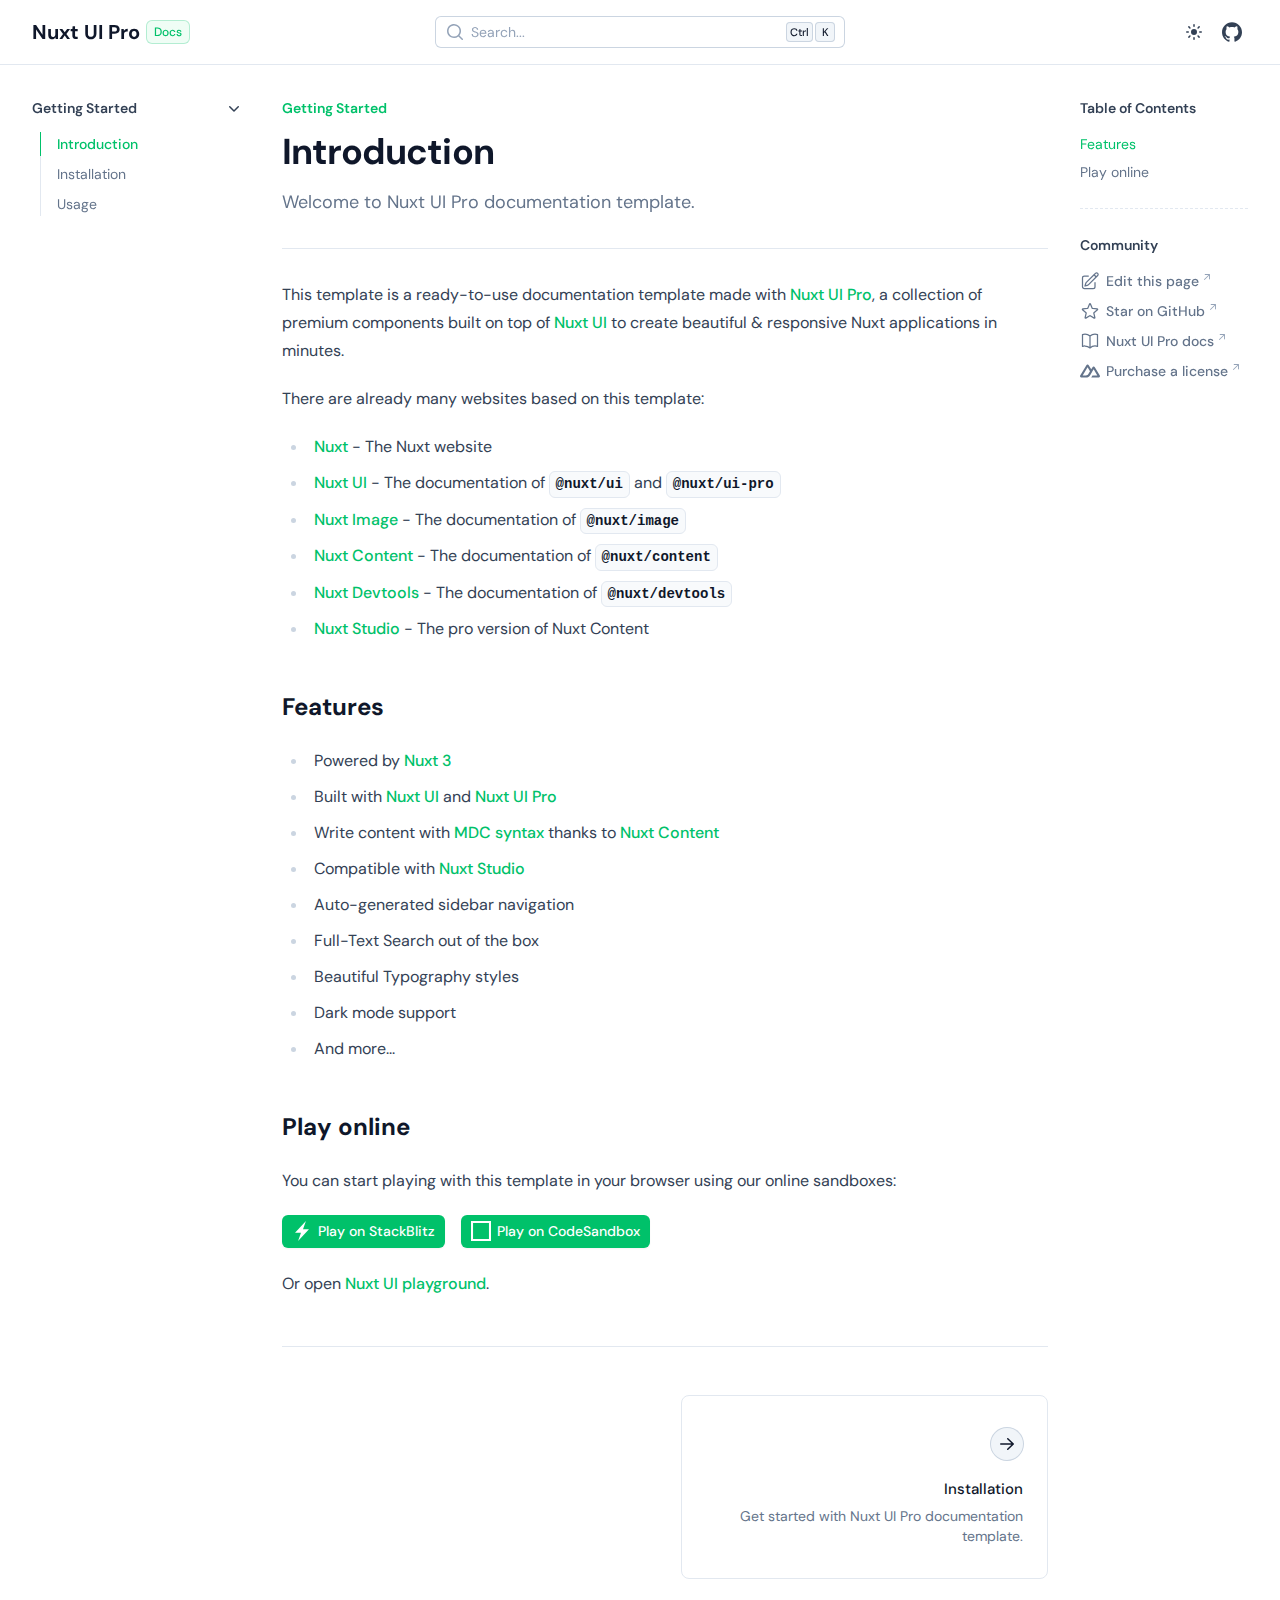
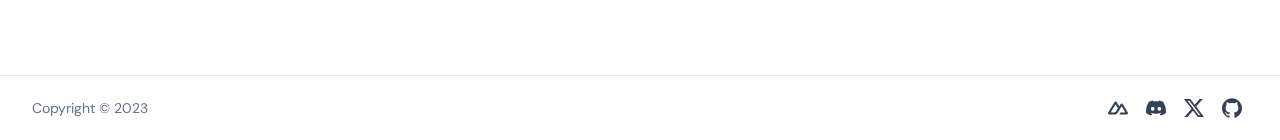
<file: getting-started/index.html>
<!DOCTYPE html><html  lang="en" data-capo=""><head><meta charset="utf-8">
<meta name="viewport" content="width=device-width, initial-scale=1">
<style id="nuxt-ui-colors">:root {
--color-primary-50: 239 253 245;
--color-primary-100: 217 251 232;
--color-primary-200: 179 245 209;
--color-primary-300: 117 237 174;
--color-primary-400: 0 220 130;
--color-primary-500: 0 193 106;
--color-primary-600: 0 161 85;
--color-primary-700: 0 127 69;
--color-primary-800: 1 101 56;
--color-primary-900: 10 83 49;
--color-primary-950: 5 46 22;
--color-primary-DEFAULT: var(--color-primary-500);

--color-gray-50: 248 250 252;
--color-gray-100: 241 245 249;
--color-gray-200: 226 232 240;
--color-gray-300: 203 213 225;
--color-gray-400: 148 163 184;
--color-gray-500: 100 116 139;
--color-gray-600: 71 85 105;
--color-gray-700: 51 65 85;
--color-gray-800: 30 41 59;
--color-gray-900: 15 23 42;
--color-gray-950: 2 6 23;
}

.dark {
  --color-primary-DEFAULT: var(--color-primary-400);
}
</style>
<style id="nuxt-ui-variables">:root {
  --header-height: 4rem;

  --ui-background: 255 255 255;
--ui-foreground: var(--color-gray-700);
}

.dark {
  --ui-background: var(--color-gray-900);
--ui-foreground: var(--color-gray-200);
}</style>
<title>Introduction - Nuxt UI Pro - Docs template</title>
<meta property="og:image" content="http://localhost/getting-started/__og_image__/og.png">
<meta property="og:image:width" content="1200">
<meta property="og:image:height" content="630">
<meta property="og:image:type" content="image/png">
<meta name="twitter:card" content="summary_large_image">
<meta name="twitter:image:src" content="http://localhost/getting-started/__og_image__/og.png">
<meta name="twitter:image:width" content="1200">
<meta name="twitter:image:height" content="630">
<style>@font-face { font-family: "DM Sans fallback"; src: local("BlinkMacSystemFont"); size-adjust: 111.8837%; ascent-override: 88.6635%; descent-override: 27.7073%; line-gap-override: 0%; } @font-face { font-family: "DM Sans fallback"; src: local("Segoe UI"); size-adjust: 105.1066%; ascent-override: 94.3804%; descent-override: 29.4939%; line-gap-override: 0%; } @font-face { font-family: "DM Sans fallback"; src: local("Roboto"); size-adjust: 104.7605%; ascent-override: 94.6922%; descent-override: 29.5913%; line-gap-override: 0%; } @font-face { font-family: "DM Sans fallback"; src: local("Helvetica Neue"); size-adjust: 103.5556%; ascent-override: 95.794%; descent-override: 29.9356%; line-gap-override: 0%; } @font-face { font-family: "DM Sans fallback"; src: local("Arial"); size-adjust: 104.531%; ascent-override: 94.9001%; descent-override: 29.6563%; line-gap-override: 0%; } @font-face { font-family: "DM Sans fallback"; src: local("Noto Sans"); size-adjust: 98.3122%; ascent-override: 100.903%; descent-override: 31.5322%; line-gap-override: 0%; }  </style>
<style>/*! tailwindcss v3.4.6 | MIT License | https://tailwindcss.com*/*,:after,:before{border-color:rgb(var(--color-gray-200)/1);border-style:solid;border-width:0;box-sizing:border-box}:after,:before{--tw-content:""}:host,html{line-height:1.5;-webkit-text-size-adjust:100%;font-family:DM Sans,DM Sans fallback,ui-sans-serif,system-ui,sans-serif,Apple Color Emoji,Segoe UI Emoji,Segoe UI Symbol,Noto Color Emoji;font-feature-settings:normal;font-variation-settings:normal;tab-size:4;-webkit-tap-highlight-color:transparent}body{line-height:inherit;margin:0}hr{border-top-width:1px;color:inherit;height:0}abbr:where([title]){-webkit-text-decoration:underline dotted;text-decoration:underline dotted}h1,h2,h3,h4,h5,h6{font-size:inherit;font-weight:inherit}a{color:inherit;text-decoration:inherit}b,strong{font-weight:bolder}code,kbd,pre,samp{font-family:ui-monospace,SFMono-Regular,Menlo,Monaco,Consolas,Liberation Mono,Courier New,monospace;font-feature-settings:normal;font-size:1em;font-variation-settings:normal}small{font-size:80%}sub,sup{font-size:75%;line-height:0;position:relative;vertical-align:initial}sub{bottom:-.25em}sup{top:-.5em}table{border-collapse:collapse;border-color:inherit;text-indent:0}button,input,optgroup,select,textarea{color:inherit;font-family:inherit;font-feature-settings:inherit;font-size:100%;font-variation-settings:inherit;font-weight:inherit;letter-spacing:inherit;line-height:inherit;margin:0;padding:0}button,select{text-transform:none}button,input:where([type=button]),input:where([type=reset]),input:where([type=submit]){-webkit-appearance:button;background-color:initial;background-image:none}:-moz-focusring{outline:auto}:-moz-ui-invalid{box-shadow:none}progress{vertical-align:initial}::-webkit-inner-spin-button,::-webkit-outer-spin-button{height:auto}[type=search]{-webkit-appearance:textfield;outline-offset:-2px}::-webkit-search-decoration{-webkit-appearance:none}::-webkit-file-upload-button{-webkit-appearance:button;font:inherit}summary{display:list-item}blockquote,dd,dl,figure,h1,h2,h3,h4,h5,h6,hr,p,pre{margin:0}fieldset{margin:0}fieldset,legend{padding:0}menu,ol,ul{list-style:none;margin:0;padding:0}dialog{padding:0}textarea{resize:vertical}input::placeholder,textarea::placeholder{color:rgb(var(--color-gray-400)/1);opacity:1}[role=button],button{cursor:pointer}:disabled{cursor:default}audio,canvas,embed,iframe,img,object,svg,video{display:block;vertical-align:middle}img,video{height:auto;max-width:100%}[hidden]{display:none}*,::backdrop,:after,:before{--tw-border-spacing-x:0;--tw-border-spacing-y:0;--tw-translate-x:0;--tw-translate-y:0;--tw-rotate:0;--tw-skew-x:0;--tw-skew-y:0;--tw-scale-x:1;--tw-scale-y:1;--tw-pan-x: ;--tw-pan-y: ;--tw-pinch-zoom: ;--tw-scroll-snap-strictness:proximity;--tw-gradient-from-position: ;--tw-gradient-via-position: ;--tw-gradient-to-position: ;--tw-ordinal: ;--tw-slashed-zero: ;--tw-numeric-figure: ;--tw-numeric-spacing: ;--tw-numeric-fraction: ;--tw-ring-inset: ;--tw-ring-offset-width:0px;--tw-ring-offset-color:#fff;--tw-ring-color:#3b82f680;--tw-ring-offset-shadow:0 0 #0000;--tw-ring-shadow:0 0 #0000;--tw-shadow:0 0 #0000;--tw-shadow-colored:0 0 #0000;--tw-blur: ;--tw-brightness: ;--tw-contrast: ;--tw-grayscale: ;--tw-hue-rotate: ;--tw-invert: ;--tw-saturate: ;--tw-sepia: ;--tw-drop-shadow: ;--tw-backdrop-blur: ;--tw-backdrop-brightness: ;--tw-backdrop-contrast: ;--tw-backdrop-grayscale: ;--tw-backdrop-hue-rotate: ;--tw-backdrop-invert: ;--tw-backdrop-opacity: ;--tw-backdrop-saturate: ;--tw-backdrop-sepia: ;--tw-contain-size: ;--tw-contain-layout: ;--tw-contain-paint: ;--tw-contain-style: }.container{width:100%}@media (min-width:640px){.container{max-width:640px}}@media (min-width:768px){.container{max-width:768px}}@media (min-width:1024px){.container{max-width:1024px}}@media (min-width:1280px){.container{max-width:1280px}}@media (min-width:1536px){.container{max-width:1536px}}.form-input,.form-multiselect,.form-select,.form-textarea{appearance:none;background-color:#fff;border-color:rgb(var(--color-gray-500)/var(--tw-border-opacity,1));border-radius:0;border-width:1px;font-size:1rem;line-height:1.5rem;padding:.5rem .75rem;--tw-shadow:0 0 #0000}.form-input:focus,.form-multiselect:focus,.form-select:focus,.form-textarea:focus{outline:2px solid #0000;outline-offset:2px;--tw-ring-inset:var(--tw-empty,/*!*/ /*!*/);--tw-ring-offset-width:0px;--tw-ring-offset-color:#fff;--tw-ring-color:#2563eb;--tw-ring-offset-shadow:var(--tw-ring-inset) 0 0 0 var(--tw-ring-offset-width) var(--tw-ring-offset-color);--tw-ring-shadow:var(--tw-ring-inset) 0 0 0 calc(1px + var(--tw-ring-offset-width)) var(--tw-ring-color);border-color:#2563eb;box-shadow:var(--tw-ring-offset-shadow),var(--tw-ring-shadow),var(--tw-shadow)}.form-input::placeholder,.form-textarea::placeholder{color:rgb(var(--color-gray-500)/var(--tw-text-opacity,1));opacity:1}.form-input::-webkit-datetime-edit-fields-wrapper{padding:0}.form-input::-webkit-date-and-time-value{min-height:1.5em;text-align:inherit}.form-input::-webkit-datetime-edit{display:inline-flex}.form-input::-webkit-datetime-edit,.form-input::-webkit-datetime-edit-day-field,.form-input::-webkit-datetime-edit-hour-field,.form-input::-webkit-datetime-edit-meridiem-field,.form-input::-webkit-datetime-edit-millisecond-field,.form-input::-webkit-datetime-edit-minute-field,.form-input::-webkit-datetime-edit-month-field,.form-input::-webkit-datetime-edit-second-field,.form-input::-webkit-datetime-edit-year-field{padding-bottom:0;padding-top:0}.form-select{background-image:url("data:image/svg+xml;charset=utf-8,%3Csvg xmlns='http://www.w3.org/2000/svg' fill='none' viewBox='0 0 20 20'%3E%3Cpath stroke='rgb(var(--color-gray-500) / var(--tw-stroke-opacity, 1))' stroke-linecap='round' stroke-linejoin='round' stroke-width='1.5' d='m6 8 4 4 4-4'/%3E%3C/svg%3E");background-position:right .5rem center;background-repeat:no-repeat;background-size:1.5em 1.5em;padding-right:2.5rem;-webkit-print-color-adjust:exact;print-color-adjust:exact}.form-select:where([size]:not([size="1"])){background-image:none;background-position:0 0;background-repeat:unset;background-size:initial;padding-right:.75rem;-webkit-print-color-adjust:unset;print-color-adjust:unset}.form-checkbox,.form-radio{appearance:none;background-color:#fff;background-origin:border-box;border-color:rgb(var(--color-gray-500)/var(--tw-border-opacity,1));border-width:1px;color:#2563eb;display:inline-block;flex-shrink:0;height:1rem;padding:0;-webkit-print-color-adjust:exact;print-color-adjust:exact;-webkit-user-select:none;user-select:none;vertical-align:middle;width:1rem;--tw-shadow:0 0 #0000}.form-checkbox{border-radius:0}.form-radio{border-radius:100%}.form-checkbox:focus,.form-radio:focus{outline:2px solid #0000;outline-offset:2px;--tw-ring-inset:var(--tw-empty,/*!*/ /*!*/);--tw-ring-offset-width:2px;--tw-ring-offset-color:#fff;--tw-ring-color:#2563eb;--tw-ring-offset-shadow:var(--tw-ring-inset) 0 0 0 var(--tw-ring-offset-width) var(--tw-ring-offset-color);--tw-ring-shadow:var(--tw-ring-inset) 0 0 0 calc(2px + var(--tw-ring-offset-width)) var(--tw-ring-color);box-shadow:var(--tw-ring-offset-shadow),var(--tw-ring-shadow),var(--tw-shadow)}.form-checkbox:checked,.form-radio:checked{background-color:currentColor;background-position:50%;background-repeat:no-repeat;background-size:100% 100%;border-color:#0000}.form-checkbox:checked{background-image:url("data:image/svg+xml;charset=utf-8,%3Csvg xmlns='http://www.w3.org/2000/svg' fill='%23fff' viewBox='0 0 16 16'%3E%3Cpath d='M12.207 4.793a1 1 0 0 1 0 1.414l-5 5a1 1 0 0 1-1.414 0l-2-2a1 1 0 0 1 1.414-1.414L6.5 9.086l4.293-4.293a1 1 0 0 1 1.414 0'/%3E%3C/svg%3E")}@media (forced-colors:active) {.form-checkbox:checked{appearance:auto}}.form-radio:checked{background-image:url("data:image/svg+xml;charset=utf-8,%3Csvg xmlns='http://www.w3.org/2000/svg' fill='%23fff' viewBox='0 0 16 16'%3E%3Ccircle cx='8' cy='8' r='3'/%3E%3C/svg%3E")}@media (forced-colors:active) {.form-radio:checked{appearance:auto}}.form-checkbox:checked:focus,.form-checkbox:checked:hover,.form-checkbox:indeterminate,.form-radio:checked:focus,.form-radio:checked:hover{background-color:currentColor;border-color:#0000}.form-checkbox:indeterminate{background-image:url("data:image/svg+xml;charset=utf-8,%3Csvg xmlns='http://www.w3.org/2000/svg' fill='none' viewBox='0 0 16 16'%3E%3Cpath stroke='%23fff' stroke-linecap='round' stroke-linejoin='round' stroke-width='2' d='M4 8h8'/%3E%3C/svg%3E");background-position:50%;background-repeat:no-repeat;background-size:100% 100%}@media (forced-colors:active) {.form-checkbox:indeterminate{appearance:auto}}.form-checkbox:indeterminate:focus,.form-checkbox:indeterminate:hover{background-color:currentColor;border-color:#0000}.prose{color:var(--tw-prose-body);max-width:65ch}.prose :where(p):not(:where([class~=not-prose],[class~=not-prose] *)){margin-bottom:1.25em;margin-top:1.25em}.prose :where([class~=lead]):not(:where([class~=not-prose],[class~=not-prose] *)){color:var(--tw-prose-lead);font-size:1.25em;line-height:1.6;margin-bottom:1.2em;margin-top:1.2em}.prose :where(a):not(:where([class~=not-prose],[class~=not-prose] *)){border-bottom:1px solid #0000;color:var(--tw-prose-links);font-weight:500;text-decoration:none}.prose :where(strong):not(:where([class~=not-prose],[class~=not-prose] *)){color:var(--tw-prose-bold);font-weight:600}.prose :where(a strong):not(:where([class~=not-prose],[class~=not-prose] *)){color:inherit}.prose :where(blockquote strong):not(:where([class~=not-prose],[class~=not-prose] *)){color:inherit}.prose :where(thead th strong):not(:where([class~=not-prose],[class~=not-prose] *)){color:inherit}.prose :where(ol):not(:where([class~=not-prose],[class~=not-prose] *)){list-style-type:decimal;margin-bottom:1.25em;margin-top:1.25em;padding-inline-start:1.625em}.prose :where(ol[type=A]):not(:where([class~=not-prose],[class~=not-prose] *)){list-style-type:upper-alpha}.prose :where(ol[type=a]):not(:where([class~=not-prose],[class~=not-prose] *)){list-style-type:lower-alpha}.prose :where(ol[type=A s]):not(:where([class~=not-prose],[class~=not-prose] *)){list-style-type:upper-alpha}.prose :where(ol[type=a s]):not(:where([class~=not-prose],[class~=not-prose] *)){list-style-type:lower-alpha}.prose :where(ol[type=I]):not(:where([class~=not-prose],[class~=not-prose] *)){list-style-type:upper-roman}.prose :where(ol[type=i]):not(:where([class~=not-prose],[class~=not-prose] *)){list-style-type:lower-roman}.prose :where(ol[type=I s]):not(:where([class~=not-prose],[class~=not-prose] *)){list-style-type:upper-roman}.prose :where(ol[type=i s]):not(:where([class~=not-prose],[class~=not-prose] *)){list-style-type:lower-roman}.prose :where(ol[type="1"]):not(:where([class~=not-prose],[class~=not-prose] *)){list-style-type:decimal}.prose :where(ul):not(:where([class~=not-prose],[class~=not-prose] *)){list-style-type:disc;margin-bottom:1.25em;margin-top:1.25em;padding-inline-start:1.625em}.prose :where(ol>li):not(:where([class~=not-prose],[class~=not-prose] *))::marker{color:var(--tw-prose-counters);font-weight:400}.prose :where(ul>li):not(:where([class~=not-prose],[class~=not-prose] *))::marker{color:var(--tw-prose-bullets)}.prose :where(dt):not(:where([class~=not-prose],[class~=not-prose] *)){color:var(--tw-prose-headings);font-weight:600;margin-top:1.25em}.prose :where(hr):not(:where([class~=not-prose],[class~=not-prose] *)){border-color:var(--tw-prose-hr);border-top-width:1px;margin-bottom:3em;margin-top:3em}.prose :where(blockquote):not(:where([class~=not-prose],[class~=not-prose] *)){border-inline-start-color:var(--tw-prose-quote-borders);border-inline-start-width:.25rem;color:var(--tw-prose-quotes);font-style:italic;font-weight:500;margin-bottom:1.6em;margin-top:1.6em;padding-inline-start:1em;quotes:"\201C""\201D""\2018""\2019"}.prose :where(h1):not(:where([class~=not-prose],[class~=not-prose] *)){color:var(--tw-prose-headings);font-size:2.25em;font-weight:800;line-height:1.1111111;margin-bottom:.8888889em;margin-top:0}.prose :where(h1 strong):not(:where([class~=not-prose],[class~=not-prose] *)){color:inherit;font-weight:900}.prose :where(h2):not(:where([class~=not-prose],[class~=not-prose] *)){color:var(--tw-prose-headings);font-size:1.5em;font-weight:700;line-height:1.3333333;margin-bottom:1em;margin-top:2em}.prose :where(h2 strong):not(:where([class~=not-prose],[class~=not-prose] *)){color:inherit;font-weight:800}.prose :where(h3):not(:where([class~=not-prose],[class~=not-prose] *)){color:var(--tw-prose-headings);font-size:1.25em;font-weight:600;line-height:1.6;margin-bottom:.6em;margin-top:1.6em}.prose :where(h3 strong):not(:where([class~=not-prose],[class~=not-prose] *)){color:inherit;font-weight:700}.prose :where(h4):not(:where([class~=not-prose],[class~=not-prose] *)){color:var(--tw-prose-headings);font-weight:600;line-height:1.5;margin-bottom:.5em;margin-top:1.5em}.prose :where(h4 strong):not(:where([class~=not-prose],[class~=not-prose] *)){color:inherit;font-weight:700}.prose :where(img):not(:where([class~=not-prose],[class~=not-prose] *)){margin-bottom:2em;margin-top:2em}.prose :where(picture):not(:where([class~=not-prose],[class~=not-prose] *)){display:block;margin-bottom:2em;margin-top:2em}.prose :where(video):not(:where([class~=not-prose],[class~=not-prose] *)){margin-bottom:2em;margin-top:2em}.prose :where(kbd):not(:where([class~=not-prose],[class~=not-prose] *)){border-radius:.3125rem;box-shadow:0 0 0 1px rgb(var(--tw-prose-kbd-shadows)/10%),0 3px 0 rgb(var(--tw-prose-kbd-shadows)/10%);color:var(--tw-prose-kbd);font-family:inherit;font-size:.875em;font-weight:500;padding-inline-end:.375em;padding-bottom:.1875em;padding-top:.1875em;padding-inline-start:.375em}.prose :where(code):not(:where([class~=not-prose],[class~=not-prose] *)){background-color:var(--tw-prose-pre-bg);border:1px solid var(--tw-prose-pre-border);border-radius:.375rem;color:var(--tw-prose-code);display:inline-block;font-size:.875em;font-weight:600;padding:0 .375rem}.prose :where(a code):not(:where([class~=not-prose],[class~=not-prose] *)){border:1px dashed var(--tw-prose-pre-border);color:var(--tw-prose-code)}.prose :where(h1 code):not(:where([class~=not-prose],[class~=not-prose] *)){color:inherit}.prose :where(h2 code):not(:where([class~=not-prose],[class~=not-prose] *)){color:inherit;font-size:.875em}.prose :where(h3 code):not(:where([class~=not-prose],[class~=not-prose] *)){color:inherit;font-size:.9em}.prose :where(h4 code):not(:where([class~=not-prose],[class~=not-prose] *)){color:inherit}.prose :where(blockquote code):not(:where([class~=not-prose],[class~=not-prose] *)){color:inherit}.prose :where(thead th code):not(:where([class~=not-prose],[class~=not-prose] *)){color:inherit}.prose :where(pre):not(:where([class~=not-prose],[class~=not-prose] *)){background-color:var(--tw-prose-pre-bg)!important;border:1px solid var(--tw-prose-pre-border);border-radius:.375rem;color:var(--tw-prose-pre-code)!important;font-size:.875em;font-weight:400;line-height:1.7142857;margin-bottom:1.7142857em;margin-top:1.7142857em;overflow-x:auto;padding-inline-end:1.1428571em;padding-bottom:.8571429em;padding-top:.8571429em;padding-inline-start:1.1428571em;white-space:pre-wrap;word-break:break-word}.prose :where(pre code):not(:where([class~=not-prose],[class~=not-prose] *)){background-color:initial;border-radius:0;border-width:0;color:inherit;font-family:inherit;font-size:inherit;font-weight:inherit;line-height:inherit;padding:0}.prose :where(pre code):not(:where([class~=not-prose],[class~=not-prose] *)):before{content:none}.prose :where(pre code):not(:where([class~=not-prose],[class~=not-prose] *)):after{content:none}.prose :where(table):not(:where([class~=not-prose],[class~=not-prose] *)){display:block;font-size:.875em;line-height:1.7142857;margin-bottom:2em;margin-top:2em;overflow-x:auto;table-layout:auto;text-align:start;width:100%}.prose :where(thead):not(:where([class~=not-prose],[class~=not-prose] *)){border-bottom-color:var(--tw-prose-th-borders);border-bottom-width:1px}.prose :where(thead th):not(:where([class~=not-prose],[class~=not-prose] *)){color:var(--tw-prose-headings);font-weight:600;padding-inline-end:.5714286em;padding-bottom:.5714286em;padding-inline-start:.5714286em;vertical-align:bottom}.prose :where(tbody tr):not(:where([class~=not-prose],[class~=not-prose] *)){border-bottom-color:var(--tw-prose-td-borders);border-bottom-width:1px}.prose :where(tbody tr:last-child):not(:where([class~=not-prose],[class~=not-prose] *)){border-bottom-width:0}.prose :where(tbody td):not(:where([class~=not-prose],[class~=not-prose] *)){vertical-align:initial}.prose :where(tfoot):not(:where([class~=not-prose],[class~=not-prose] *)){border-top-color:var(--tw-prose-th-borders);border-top-width:1px}.prose :where(tfoot td):not(:where([class~=not-prose],[class~=not-prose] *)){vertical-align:top}.prose :where(figure>*):not(:where([class~=not-prose],[class~=not-prose] *)){margin-bottom:0;margin-top:0}.prose :where(figcaption):not(:where([class~=not-prose],[class~=not-prose] *)){color:var(--tw-prose-captions);font-size:.875em;line-height:1.4285714;margin-top:.8571429em}.prose{--tw-prose-body:#374151;--tw-prose-headings:#111827;--tw-prose-lead:#4b5563;--tw-prose-links:#111827;--tw-prose-bold:#111827;--tw-prose-counters:#6b7280;--tw-prose-bullets:#d1d5db;--tw-prose-hr:#e5e7eb;--tw-prose-quotes:#111827;--tw-prose-quote-borders:#e5e7eb;--tw-prose-captions:#6b7280;--tw-prose-kbd:#111827;--tw-prose-kbd-shadows:17 24 39;--tw-prose-code:#111827;--tw-prose-pre-code:#e5e7eb;--tw-prose-pre-bg:#1f2937;--tw-prose-th-borders:#d1d5db;--tw-prose-td-borders:#e5e7eb;--tw-prose-invert-body:#d1d5db;--tw-prose-invert-headings:#fff;--tw-prose-invert-lead:#9ca3af;--tw-prose-invert-links:#fff;--tw-prose-invert-bold:#fff;--tw-prose-invert-counters:#9ca3af;--tw-prose-invert-bullets:#4b5563;--tw-prose-invert-hr:#374151;--tw-prose-invert-quotes:#f3f4f6;--tw-prose-invert-quote-borders:#374151;--tw-prose-invert-captions:#9ca3af;--tw-prose-invert-kbd:#fff;--tw-prose-invert-kbd-shadows:255 255 255;--tw-prose-invert-code:#fff;--tw-prose-invert-pre-code:#d1d5db;--tw-prose-invert-pre-bg:#00000080;--tw-prose-invert-th-borders:#4b5563;--tw-prose-invert-td-borders:#374151;font-size:1rem;line-height:1.75}.prose :where(picture>img):not(:where([class~=not-prose],[class~=not-prose] *)){margin-bottom:0;margin-top:0}.prose :where(li):not(:where([class~=not-prose],[class~=not-prose] *)){margin-bottom:.5em;margin-top:.5em}.prose :where(ol>li):not(:where([class~=not-prose],[class~=not-prose] *)){padding-inline-start:.375em}.prose :where(ul>li):not(:where([class~=not-prose],[class~=not-prose] *)){padding-inline-start:.375em}.prose :where(.prose>ul>li p):not(:where([class~=not-prose],[class~=not-prose] *)){margin-bottom:.75em;margin-top:.75em}.prose :where(.prose>ul>li>p:first-child):not(:where([class~=not-prose],[class~=not-prose] *)){margin-top:1.25em}.prose :where(.prose>ul>li>p:last-child):not(:where([class~=not-prose],[class~=not-prose] *)){margin-bottom:1.25em}.prose :where(.prose>ol>li>p:first-child):not(:where([class~=not-prose],[class~=not-prose] *)){margin-top:1.25em}.prose :where(.prose>ol>li>p:last-child):not(:where([class~=not-prose],[class~=not-prose] *)){margin-bottom:1.25em}.prose :where(ul ul,ul ol,ol ul,ol ol):not(:where([class~=not-prose],[class~=not-prose] *)){margin-bottom:.75em;margin-top:.75em}.prose :where(dl):not(:where([class~=not-prose],[class~=not-prose] *)){margin-bottom:1.25em;margin-top:1.25em}.prose :where(dd):not(:where([class~=not-prose],[class~=not-prose] *)){margin-top:.5em;padding-inline-start:1.625em}.prose :where(hr+*):not(:where([class~=not-prose],[class~=not-prose] *)){margin-top:0}.prose :where(h2+*):not(:where([class~=not-prose],[class~=not-prose] *)){margin-top:0}.prose :where(h3+*):not(:where([class~=not-prose],[class~=not-prose] *)){margin-top:0}.prose :where(h4+*):not(:where([class~=not-prose],[class~=not-prose] *)){margin-top:0}.prose :where(thead th:first-child):not(:where([class~=not-prose],[class~=not-prose] *)){padding-inline-start:0}.prose :where(thead th:last-child):not(:where([class~=not-prose],[class~=not-prose] *)){padding-inline-end:0}.prose :where(tbody td,tfoot td):not(:where([class~=not-prose],[class~=not-prose] *)){padding-inline-end:.5714286em;padding-bottom:.5714286em;padding-top:.5714286em;padding-inline-start:.5714286em}.prose :where(tbody td:first-child,tfoot td:first-child):not(:where([class~=not-prose],[class~=not-prose] *)){padding-inline-start:0}.prose :where(tbody td:last-child,tfoot td:last-child):not(:where([class~=not-prose],[class~=not-prose] *)){padding-inline-end:0}.prose :where(figure):not(:where([class~=not-prose],[class~=not-prose] *)){margin-bottom:2em;margin-top:2em}.prose :where(.prose>:first-child):not(:where([class~=not-prose],[class~=not-prose] *)){margin-top:0}.prose :where(.prose>:last-child):not(:where([class~=not-prose],[class~=not-prose] *)){margin-bottom:0}.prose :where(h1,h2,h3,h4):not(:where([class~=not-prose],[class~=not-prose] *)){font-weight:700;scroll-margin-top:var(--scroll-mt)}.prose :where(h1 a,h2 a,h3 a,h4 a):not(:where([class~=not-prose],[class~=not-prose] *)){border-bottom:none!important;color:inherit;font-weight:inherit}.prose :where(a:hover):not(:where([class~=not-prose],[class~=not-prose] *)){border-color:var(--tw-prose-links)}.prose :where(a:has(>code)):not(:where([class~=not-prose],[class~=not-prose] *)){border-color:#0000!important}.prose :where(a:hover code):not(:where([class~=not-prose],[class~=not-prose] *)){border-color:var(--tw-prose-links);color:var(--tw-prose-links)}.prose :where(input[type=checkbox]):not(:where([class~=not-prose],[class~=not-prose] *)){border-color:rgb(var(--color-gray-300));border-radius:.25rem;color:rgb(var(--color-primary-500));height:1rem;margin-bottom:0!important;margin-top:-3.5px!important;width:1rem}.prose :where(input[type=checkbox]):not(:where([class~=not-prose],[class~=not-prose] *)):focus{--tw-ring-offset-width:0}.prose :where(input[type=checkbox]:checked):not(:where([class~=not-prose],[class~=not-prose] *)){border-color:rgb(var(--color-primary-500))}.prose :where(input[type=checkbox]:disabled):not(:where([class~=not-prose],[class~=not-prose] *)){cursor:not-allowed;opacity:.5}.prose :where(ul.contains-task-list):not(:where([class~=not-prose],[class~=not-prose] *)){margin-left:-1.625em}.prose :where(ul ul):not(:where([class~=not-prose],[class~=not-prose] *)){padding-left:1.5rem}.prose :where(ul ol):not(:where([class~=not-prose],[class~=not-prose] *)){padding-left:1.5rem}.prose :where(ul>li.task-list-item):not(:where([class~=not-prose],[class~=not-prose] *)){padding-left:0!important}.prose :where(ul>li.task-list-item input):not(:where([class~=not-prose],[class~=not-prose] *)){margin-right:7px}.prose :where(ul>li.task-list-item>ul.contains-task-list):not(:where([class~=not-prose],[class~=not-prose] *)){margin-left:0}.prose :where(ul>li.task-list-item a):not(:where([class~=not-prose],[class~=not-prose] *)){margin-bottom:0}.prose :where(ul>li.task-list-item):not(:where([class~=not-prose],[class~=not-prose] *))::marker{content:none}.prose :where(ul>li>p):not(:where([class~=not-prose],[class~=not-prose] *)){margin:0}.prose :where(ul>li>span.issue-badge,p>span.issue-badge):not(:where([class~=not-prose],[class~=not-prose] *)){margin:0!important;vertical-align:text-top}.prose :where(ul>li>button):not(:where([class~=not-prose],[class~=not-prose] *)){vertical-align:initial!important}.prose :where(table code):not(:where([class~=not-prose],[class~=not-prose] *)){display:inline-flex}.prose-primary{--tw-prose-body:rgb(var(--color-gray-700));--tw-prose-headings:rgb(var(--color-gray-900));--tw-prose-lead:rgb(var(--color-gray-600));--tw-prose-links:rgb(var(--color-primary-500));--tw-prose-bold:rgb(var(--color-gray-900));--tw-prose-counters:rgb(var(--color-gray-500));--tw-prose-bullets:rgb(var(--color-gray-300));--tw-prose-hr:rgb(var(--color-gray-200));--tw-prose-quotes:rgb(var(--color-gray-900));--tw-prose-quote-borders:rgb(var(--color-gray-200));--tw-prose-captions:rgb(var(--color-gray-500));--tw-prose-code:rgb(var(--color-gray-900));--tw-prose-pre-code:rgb(var(--color-gray-900));--tw-prose-pre-bg:rgb(var(--color-gray-50));--tw-prose-pre-border:rgb(var(--color-gray-200));--tw-prose-th-borders:rgb(var(--color-gray-300));--tw-prose-td-borders:rgb(var(--color-gray-200));--tw-prose-invert-body:rgb(var(--color-gray-200));--tw-prose-invert-headings:#fff;--tw-prose-invert-lead:rgb(var(--color-gray-400));--tw-prose-invert-links:rgb(var(--color-primary-400));--tw-prose-invert-bold:#fff;--tw-prose-invert-counters:rgb(var(--color-gray-400));--tw-prose-invert-bullets:rgb(var(--color-gray-600));--tw-prose-invert-hr:rgb(var(--color-gray-800));--tw-prose-invert-quotes:rgb(var(--color-gray-100));--tw-prose-invert-quote-borders:rgb(var(--color-gray-700));--tw-prose-invert-captions:rgb(var(--color-gray-400));--tw-prose-invert-code:#fff;--tw-prose-invert-pre-code:#fff;--tw-prose-invert-pre-bg:rgb(var(--color-gray-800));--tw-prose-invert-pre-border:rgb(var(--color-gray-700));--tw-prose-invert-th-borders:rgb(var(--color-gray-700));--tw-prose-invert-td-borders:rgb(var(--color-gray-800))}.i-heroicons-arrow-left-20-solid{--svg:url("data:image/svg+xml;charset=utf-8,%3Csvg xmlns='http://www.w3.org/2000/svg' width='20' height='20' viewBox='0 0 20 20'%3E%3Cpath fill-rule='evenodd' d='M17 10a.75.75 0 0 1-.75.75H5.612l4.158 3.96a.75.75 0 1 1-1.04 1.08l-5.5-5.25a.75.75 0 0 1 0-1.08l5.5-5.25a.75.75 0 1 1 1.04 1.08L5.612 9.25H16.25A.75.75 0 0 1 17 10' clip-rule='evenodd'/%3E%3C/svg%3E")}.i-heroicons-arrow-left-20-solid,.i-heroicons-arrow-path-20-solid{background-color:currentColor;display:inline-block;height:1em;-webkit-mask-image:var(--svg);mask-image:var(--svg);-webkit-mask-repeat:no-repeat;mask-repeat:no-repeat;-webkit-mask-size:100% 100%;mask-size:100% 100%;width:1em}.i-heroicons-arrow-path-20-solid{--svg:url("data:image/svg+xml;charset=utf-8,%3Csvg xmlns='http://www.w3.org/2000/svg' width='20' height='20' viewBox='0 0 20 20'%3E%3Cpath fill-rule='evenodd' d='M15.312 11.424a5.5 5.5 0 0 1-9.201 2.466l-.312-.311h2.433a.75.75 0 0 0 0-1.5H3.989a.75.75 0 0 0-.75.75v4.242a.75.75 0 0 0 1.5 0v-2.43l.31.31a7 7 0 0 0 11.712-3.138.75.75 0 0 0-1.449-.39m1.23-3.723a.75.75 0 0 0 .219-.53V2.929a.75.75 0 0 0-1.5 0V5.36l-.31-.31A7 7 0 0 0 3.239 8.188a.75.75 0 1 0 1.448.389A5.5 5.5 0 0 1 13.89 6.11l.311.31h-2.432a.75.75 0 0 0 0 1.5h4.243a.75.75 0 0 0 .53-.219' clip-rule='evenodd'/%3E%3C/svg%3E")}.i-heroicons-arrow-right-20-solid{--svg:url("data:image/svg+xml;charset=utf-8,%3Csvg xmlns='http://www.w3.org/2000/svg' width='20' height='20' viewBox='0 0 20 20'%3E%3Cpath fill-rule='evenodd' d='M3 10a.75.75 0 0 1 .75-.75h10.638L10.23 5.29a.75.75 0 1 1 1.04-1.08l5.5 5.25a.75.75 0 0 1 0 1.08l-5.5 5.25a.75.75 0 1 1-1.04-1.08l4.158-3.96H3.75A.75.75 0 0 1 3 10' clip-rule='evenodd'/%3E%3C/svg%3E")}.i-heroicons-arrow-right-20-solid,.i-heroicons-arrow-top-right-on-square-20-solid{background-color:currentColor;display:inline-block;height:1em;-webkit-mask-image:var(--svg);mask-image:var(--svg);-webkit-mask-repeat:no-repeat;mask-repeat:no-repeat;-webkit-mask-size:100% 100%;mask-size:100% 100%;width:1em}.i-heroicons-arrow-top-right-on-square-20-solid{--svg:url("data:image/svg+xml;charset=utf-8,%3Csvg xmlns='http://www.w3.org/2000/svg' width='20' height='20' viewBox='0 0 20 20'%3E%3Cg fill-rule='evenodd' clip-rule='evenodd'%3E%3Cpath d='M4.25 5.5a.75.75 0 0 0-.75.75v8.5c0 .414.336.75.75.75h8.5a.75.75 0 0 0 .75-.75v-4a.75.75 0 0 1 1.5 0v4A2.25 2.25 0 0 1 12.75 17h-8.5A2.25 2.25 0 0 1 2 14.75v-8.5A2.25 2.25 0 0 1 4.25 4h5a.75.75 0 0 1 0 1.5z'/%3E%3Cpath d='M6.194 12.753a.75.75 0 0 0 1.06.053L16.5 4.44v2.81a.75.75 0 0 0 1.5 0v-4.5a.75.75 0 0 0-.75-.75h-4.5a.75.75 0 0 0 0 1.5h2.553l-9.056 8.194a.75.75 0 0 0-.053 1.06'/%3E%3C/g%3E%3C/svg%3E")}.i-heroicons-arrow-up-right-20-solid{--svg:url("data:image/svg+xml;charset=utf-8,%3Csvg xmlns='http://www.w3.org/2000/svg' width='20' height='20' viewBox='0 0 20 20'%3E%3Cpath fill-rule='evenodd' d='M5.22 14.78a.75.75 0 0 0 1.06 0l7.22-7.22v5.69a.75.75 0 0 0 1.5 0v-7.5a.75.75 0 0 0-.75-.75h-7.5a.75.75 0 0 0 0 1.5h5.69l-7.22 7.22a.75.75 0 0 0 0 1.06' clip-rule='evenodd'/%3E%3C/svg%3E")}.i-heroicons-arrow-up-right-20-solid,.i-heroicons-arrows-up-down-20-solid{background-color:currentColor;display:inline-block;height:1em;-webkit-mask-image:var(--svg);mask-image:var(--svg);-webkit-mask-repeat:no-repeat;mask-repeat:no-repeat;-webkit-mask-size:100% 100%;mask-size:100% 100%;width:1em}.i-heroicons-arrows-up-down-20-solid{--svg:url("data:image/svg+xml;charset=utf-8,%3Csvg xmlns='http://www.w3.org/2000/svg' width='20' height='20' viewBox='0 0 20 20'%3E%3Cpath fill-rule='evenodd' d='M2.24 6.8a.75.75 0 0 0 1.06-.04l1.95-2.1v8.59a.75.75 0 0 0 1.5 0V4.66l1.95 2.1a.75.75 0 1 0 1.1-1.02l-3.25-3.5a.75.75 0 0 0-1.1 0L2.2 5.74a.75.75 0 0 0 .04 1.06m8 6.4a.75.75 0 0 0-.04 1.06l3.25 3.5a.75.75 0 0 0 1.1 0l3.25-3.5a.75.75 0 1 0-1.1-1.02l-1.95 2.1V6.75a.75.75 0 0 0-1.5 0v8.59l-1.95-2.1a.75.75 0 0 0-1.06-.04' clip-rule='evenodd'/%3E%3C/svg%3E")}.i-heroicons-bars-3{--svg:url("data:image/svg+xml;charset=utf-8,%3Csvg xmlns='http://www.w3.org/2000/svg' width='24' height='24' viewBox='0 0 24 24'%3E%3Cpath fill='none' stroke='%23000' stroke-linecap='round' stroke-linejoin='round' stroke-width='1.5' d='M3.75 6.75h16.5M3.75 12h16.5m-16.5 5.25h16.5'/%3E%3C/svg%3E")}.i-heroicons-bars-3,.i-heroicons-bars-arrow-down-20-solid{background-color:currentColor;display:inline-block;height:1em;-webkit-mask-image:var(--svg);mask-image:var(--svg);-webkit-mask-repeat:no-repeat;mask-repeat:no-repeat;-webkit-mask-size:100% 100%;mask-size:100% 100%;width:1em}.i-heroicons-bars-arrow-down-20-solid{--svg:url("data:image/svg+xml;charset=utf-8,%3Csvg xmlns='http://www.w3.org/2000/svg' width='20' height='20' viewBox='0 0 20 20'%3E%3Cpath fill-rule='evenodd' d='M2 3.75A.75.75 0 0 1 2.75 3h11.5a.75.75 0 0 1 0 1.5H2.75A.75.75 0 0 1 2 3.75M2 7.5a.75.75 0 0 1 .75-.75h7.508a.75.75 0 0 1 0 1.5H2.75A.75.75 0 0 1 2 7.5M14 7a.75.75 0 0 1 .75.75v6.59l1.95-2.1a.75.75 0 1 1 1.1 1.02l-3.25 3.5a.75.75 0 0 1-1.1 0l-3.25-3.5a.75.75 0 1 1 1.1-1.02l1.95 2.1V7.75A.75.75 0 0 1 14 7M2 11.25a.75.75 0 0 1 .75-.75h4.562a.75.75 0 0 1 0 1.5H2.75a.75.75 0 0 1-.75-.75' clip-rule='evenodd'/%3E%3C/svg%3E")}.i-heroicons-bars-arrow-up-20-solid{--svg:url("data:image/svg+xml;charset=utf-8,%3Csvg xmlns='http://www.w3.org/2000/svg' width='20' height='20' viewBox='0 0 20 20'%3E%3Cpath fill-rule='evenodd' d='M2 3.75A.75.75 0 0 1 2.75 3h11.5a.75.75 0 0 1 0 1.5H2.75A.75.75 0 0 1 2 3.75M2 7.5a.75.75 0 0 1 .75-.75h6.365a.75.75 0 0 1 0 1.5H2.75A.75.75 0 0 1 2 7.5M14 7a.75.75 0 0 1 .55.24l3.25 3.5a.75.75 0 1 1-1.1 1.02l-1.95-2.1v6.59a.75.75 0 0 1-1.5 0V9.66l-1.95 2.1a.75.75 0 1 1-1.1-1.02l3.25-3.5A.75.75 0 0 1 14 7M2 11.25a.75.75 0 0 1 .75-.75H7A.75.75 0 0 1 7 12H2.75a.75.75 0 0 1-.75-.75' clip-rule='evenodd'/%3E%3C/svg%3E")}.i-heroicons-bars-arrow-up-20-solid,.i-heroicons-book-open{background-color:currentColor;display:inline-block;height:1em;-webkit-mask-image:var(--svg);mask-image:var(--svg);-webkit-mask-repeat:no-repeat;mask-repeat:no-repeat;-webkit-mask-size:100% 100%;mask-size:100% 100%;width:1em}.i-heroicons-book-open{--svg:url("data:image/svg+xml;charset=utf-8,%3Csvg xmlns='http://www.w3.org/2000/svg' width='24' height='24' viewBox='0 0 24 24'%3E%3Cpath fill='none' stroke='%23000' stroke-linecap='round' stroke-linejoin='round' stroke-width='1.5' d='M12 6.042A8.97 8.97 0 0 0 6 3.75c-1.052 0-2.062.18-3 .512v14.25A9 9 0 0 1 6 18c2.305 0 4.408.867 6 2.292m0-14.25a8.97 8.97 0 0 1 6-2.292c1.052 0 2.062.18 3 .512v14.25A9 9 0 0 0 18 18a8.97 8.97 0 0 0-6 2.292m0-14.25v14.25'/%3E%3C/svg%3E")}.i-heroicons-check{--svg:url("data:image/svg+xml;charset=utf-8,%3Csvg xmlns='http://www.w3.org/2000/svg' width='24' height='24' viewBox='0 0 24 24'%3E%3Cpath fill='none' stroke='%23000' stroke-linecap='round' stroke-linejoin='round' stroke-width='1.5' d='m4.5 12.75 6 6 9-13.5'/%3E%3C/svg%3E")}.i-heroicons-check,.i-heroicons-check-20-solid{background-color:currentColor;display:inline-block;height:1em;-webkit-mask-image:var(--svg);mask-image:var(--svg);-webkit-mask-repeat:no-repeat;mask-repeat:no-repeat;-webkit-mask-size:100% 100%;mask-size:100% 100%;width:1em}.i-heroicons-check-20-solid{--svg:url("data:image/svg+xml;charset=utf-8,%3Csvg xmlns='http://www.w3.org/2000/svg' width='20' height='20' viewBox='0 0 20 20'%3E%3Cpath fill-rule='evenodd' d='M16.705 4.153a.75.75 0 0 1 .142 1.052l-8 10.5a.75.75 0 0 1-1.127.075l-4.5-4.5a.75.75 0 0 1 1.06-1.06l3.894 3.893 7.48-9.817a.75.75 0 0 1 1.05-.143' clip-rule='evenodd'/%3E%3C/svg%3E")}.i-heroicons-check-circle{--svg:url("data:image/svg+xml;charset=utf-8,%3Csvg xmlns='http://www.w3.org/2000/svg' width='24' height='24' viewBox='0 0 24 24'%3E%3Cpath fill='none' stroke='%23000' stroke-linecap='round' stroke-linejoin='round' stroke-width='1.5' d='M9 12.75 11.25 15 15 9.75M21 12a9 9 0 1 1-18 0 9 9 0 0 1 18 0'/%3E%3C/svg%3E")}.i-heroicons-check-circle,.i-heroicons-chevron-double-left-20-solid{background-color:currentColor;display:inline-block;height:1em;-webkit-mask-image:var(--svg);mask-image:var(--svg);-webkit-mask-repeat:no-repeat;mask-repeat:no-repeat;-webkit-mask-size:100% 100%;mask-size:100% 100%;width:1em}.i-heroicons-chevron-double-left-20-solid{--svg:url("data:image/svg+xml;charset=utf-8,%3Csvg xmlns='http://www.w3.org/2000/svg' width='20' height='20' viewBox='0 0 20 20'%3E%3Cpath fill-rule='evenodd' d='M4.72 9.47a.75.75 0 0 0 0 1.06l4.25 4.25a.75.75 0 1 0 1.06-1.06L6.31 10l3.72-3.72a.75.75 0 1 0-1.06-1.06zm9.25-4.25L9.72 9.47a.75.75 0 0 0 0 1.06l4.25 4.25a.75.75 0 1 0 1.06-1.06L11.31 10l3.72-3.72a.75.75 0 0 0-1.06-1.06' clip-rule='evenodd'/%3E%3C/svg%3E")}.i-heroicons-chevron-double-right-20-solid{--svg:url("data:image/svg+xml;charset=utf-8,%3Csvg xmlns='http://www.w3.org/2000/svg' width='20' height='20' viewBox='0 0 20 20'%3E%3Cpath fill-rule='evenodd' d='M15.28 9.47a.75.75 0 0 1 0 1.06l-4.25 4.25a.75.75 0 1 1-1.06-1.06L13.69 10 9.97 6.28a.75.75 0 0 1 1.06-1.06zM6.03 5.22l4.25 4.25a.75.75 0 0 1 0 1.06l-4.25 4.25a.75.75 0 0 1-1.06-1.06L8.69 10 4.97 6.28a.75.75 0 0 1 1.06-1.06' clip-rule='evenodd'/%3E%3C/svg%3E")}.i-heroicons-chevron-double-right-20-solid,.i-heroicons-chevron-down-20-solid{background-color:currentColor;display:inline-block;height:1em;-webkit-mask-image:var(--svg);mask-image:var(--svg);-webkit-mask-repeat:no-repeat;mask-repeat:no-repeat;-webkit-mask-size:100% 100%;mask-size:100% 100%;width:1em}.i-heroicons-chevron-down-20-solid{--svg:url("data:image/svg+xml;charset=utf-8,%3Csvg xmlns='http://www.w3.org/2000/svg' width='20' height='20' viewBox='0 0 20 20'%3E%3Cpath fill-rule='evenodd' d='M5.22 8.22a.75.75 0 0 1 1.06 0L10 11.94l3.72-3.72a.75.75 0 1 1 1.06 1.06l-4.25 4.25a.75.75 0 0 1-1.06 0L5.22 9.28a.75.75 0 0 1 0-1.06' clip-rule='evenodd'/%3E%3C/svg%3E")}.i-heroicons-chevron-left-20-solid{--svg:url("data:image/svg+xml;charset=utf-8,%3Csvg xmlns='http://www.w3.org/2000/svg' width='20' height='20' viewBox='0 0 20 20'%3E%3Cpath fill-rule='evenodd' d='M11.78 5.22a.75.75 0 0 1 0 1.06L8.06 10l3.72 3.72a.75.75 0 1 1-1.06 1.06l-4.25-4.25a.75.75 0 0 1 0-1.06l4.25-4.25a.75.75 0 0 1 1.06 0' clip-rule='evenodd'/%3E%3C/svg%3E")}.i-heroicons-chevron-left-20-solid,.i-heroicons-chevron-right-20-solid{background-color:currentColor;display:inline-block;height:1em;-webkit-mask-image:var(--svg);mask-image:var(--svg);-webkit-mask-repeat:no-repeat;mask-repeat:no-repeat;-webkit-mask-size:100% 100%;mask-size:100% 100%;width:1em}.i-heroicons-chevron-right-20-solid{--svg:url("data:image/svg+xml;charset=utf-8,%3Csvg xmlns='http://www.w3.org/2000/svg' width='20' height='20' viewBox='0 0 20 20'%3E%3Cpath fill-rule='evenodd' d='M8.22 5.22a.75.75 0 0 1 1.06 0l4.25 4.25a.75.75 0 0 1 0 1.06l-4.25 4.25a.75.75 0 0 1-1.06-1.06L11.94 10 8.22 6.28a.75.75 0 0 1 0-1.06' clip-rule='evenodd'/%3E%3C/svg%3E")}.i-heroicons-circle-stack-20-solid{--svg:url("data:image/svg+xml;charset=utf-8,%3Csvg xmlns='http://www.w3.org/2000/svg' width='20' height='20' viewBox='0 0 20 20'%3E%3Cpath fill-rule='evenodd' d='M10 1c3.866 0 7 1.79 7 4s-3.134 4-7 4-7-1.79-7-4 3.134-4 7-4m5.694 8.13c.464-.264.91-.583 1.306-.952V10c0 2.21-3.134 4-7 4s-7-1.79-7-4V8.178a7 7 0 0 0 1.306.953C5.838 10.006 7.854 10.5 10 10.5s4.162-.494 5.694-1.37M3 13.179V15c0 2.21 3.134 4 7 4s7-1.79 7-4v-1.822a7 7 0 0 1-1.306.953C14.162 15.006 12.146 15.5 10 15.5s-4.162-.494-5.694-1.37A7 7 0 0 1 3 13.179' clip-rule='evenodd'/%3E%3C/svg%3E")}.i-heroicons-circle-stack-20-solid,.i-heroicons-clipboard-document{background-color:currentColor;display:inline-block;height:1em;-webkit-mask-image:var(--svg);mask-image:var(--svg);-webkit-mask-repeat:no-repeat;mask-repeat:no-repeat;-webkit-mask-size:100% 100%;mask-size:100% 100%;width:1em}.i-heroicons-clipboard-document{--svg:url("data:image/svg+xml;charset=utf-8,%3Csvg xmlns='http://www.w3.org/2000/svg' width='24' height='24' viewBox='0 0 24 24'%3E%3Cpath fill='none' stroke='%23000' stroke-linecap='round' stroke-linejoin='round' stroke-width='1.5' d='M8.25 7.5V6.108c0-1.135.845-2.098 1.976-2.192q.56-.045 1.124-.08M15.75 18H18a2.25 2.25 0 0 0 2.25-2.25V6.108c0-1.135-.845-2.098-1.976-2.192a48 48 0 0 0-1.123-.08M15.75 18.75v-1.875a3.375 3.375 0 0 0-3.375-3.375h-1.5a1.125 1.125 0 0 1-1.125-1.125v-1.5A3.375 3.375 0 0 0 6.375 7.5H5.25m11.9-3.664A2.25 2.25 0 0 0 15 2.25h-1.5a2.25 2.25 0 0 0-2.15 1.586m5.8 0q.099.316.1.664v.75h-6V4.5q.001-.348.1-.664M6.75 7.5H4.875c-.621 0-1.125.504-1.125 1.125v12c0 .621.504 1.125 1.125 1.125h9.75c.621 0 1.125-.504 1.125-1.125V16.5a9 9 0 0 0-9-9'/%3E%3C/svg%3E")}.i-heroicons-clipboard-document-check{--svg:url("data:image/svg+xml;charset=utf-8,%3Csvg xmlns='http://www.w3.org/2000/svg' width='24' height='24' viewBox='0 0 24 24'%3E%3Cpath fill='none' stroke='%23000' stroke-linecap='round' stroke-linejoin='round' stroke-width='1.5' d='M11.35 3.836q-.099.316-.1.664c0 .414.336.75.75.75h4.5a.75.75 0 0 0 .75-.75 2.3 2.3 0 0 0-.1-.664m-5.8 0A2.25 2.25 0 0 1 13.5 2.25H15a2.25 2.25 0 0 1 2.15 1.586m-5.8 0q-.563.035-1.124.08C9.095 4.01 8.25 4.973 8.25 6.108V8.25m8.9-4.414q.564.035 1.124.08c1.131.094 1.976 1.057 1.976 2.192V16.5A2.25 2.25 0 0 1 18 18.75h-2.25m-7.5-10.5H4.875c-.621 0-1.125.504-1.125 1.125v11.25c0 .621.504 1.125 1.125 1.125h9.75c.621 0 1.125-.504 1.125-1.125V18.75m-7.5-10.5h6.375c.621 0 1.125.504 1.125 1.125v9.375m-8.25-3 1.5 1.5 3-3.75'/%3E%3C/svg%3E")}.i-heroicons-clipboard-document-check,.i-heroicons-command-line{background-color:currentColor;display:inline-block;height:1em;-webkit-mask-image:var(--svg);mask-image:var(--svg);-webkit-mask-repeat:no-repeat;mask-repeat:no-repeat;-webkit-mask-size:100% 100%;mask-size:100% 100%;width:1em}.i-heroicons-command-line{--svg:url("data:image/svg+xml;charset=utf-8,%3Csvg xmlns='http://www.w3.org/2000/svg' width='24' height='24' viewBox='0 0 24 24'%3E%3Cpath fill='none' stroke='%23000' stroke-linecap='round' stroke-linejoin='round' stroke-width='1.5' d='m6.75 7.5 3 2.25-3 2.25m4.5 0h3m-9 8.25h13.5A2.25 2.25 0 0 0 21 18V6a2.25 2.25 0 0 0-2.25-2.25H5.25A2.25 2.25 0 0 0 3 6v12a2.25 2.25 0 0 0 2.25 2.25'/%3E%3C/svg%3E")}.i-heroicons-computer-desktop-20-solid{--svg:url("data:image/svg+xml;charset=utf-8,%3Csvg xmlns='http://www.w3.org/2000/svg' width='20' height='20' viewBox='0 0 20 20'%3E%3Cpath fill-rule='evenodd' d='M2 4.25A2.25 2.25 0 0 1 4.25 2h11.5A2.25 2.25 0 0 1 18 4.25v8.5A2.25 2.25 0 0 1 15.75 15h-3.105a3.5 3.5 0 0 0 1.1 1.677A.75.75 0 0 1 13.26 18H6.74a.75.75 0 0 1-.484-1.323A3.5 3.5 0 0 0 7.355 15H4.25A2.25 2.25 0 0 1 2 12.75zm1.5 0a.75.75 0 0 1 .75-.75h11.5a.75.75 0 0 1 .75.75v7.5a.75.75 0 0 1-.75.75H4.25a.75.75 0 0 1-.75-.75z' clip-rule='evenodd'/%3E%3C/svg%3E")}.i-heroicons-computer-desktop-20-solid,.i-heroicons-document-text{background-color:currentColor;display:inline-block;height:1em;-webkit-mask-image:var(--svg);mask-image:var(--svg);-webkit-mask-repeat:no-repeat;mask-repeat:no-repeat;-webkit-mask-size:100% 100%;mask-size:100% 100%;width:1em}.i-heroicons-document-text{--svg:url("data:image/svg+xml;charset=utf-8,%3Csvg xmlns='http://www.w3.org/2000/svg' width='24' height='24' viewBox='0 0 24 24'%3E%3Cpath fill='none' stroke='%23000' stroke-linecap='round' stroke-linejoin='round' stroke-width='1.5' d='M19.5 14.25v-2.625a3.375 3.375 0 0 0-3.375-3.375h-1.5A1.125 1.125 0 0 1 13.5 7.125v-1.5a3.375 3.375 0 0 0-3.375-3.375H8.25m0 12.75h7.5m-7.5 3H12M10.5 2.25H5.625c-.621 0-1.125.504-1.125 1.125v17.25c0 .621.504 1.125 1.125 1.125h12.75c.621 0 1.125-.504 1.125-1.125V11.25a9 9 0 0 0-9-9'/%3E%3C/svg%3E")}.i-heroicons-hashtag-20-solid{--svg:url("data:image/svg+xml;charset=utf-8,%3Csvg xmlns='http://www.w3.org/2000/svg' width='20' height='20' viewBox='0 0 20 20'%3E%3Cpath fill-rule='evenodd' d='M9.493 2.852a.75.75 0 0 0-1.486-.204L7.545 6H4.198a.75.75 0 0 0 0 1.5h3.14l-.69 5H3.302a.75.75 0 0 0 0 1.5h3.14l-.435 3.148a.75.75 0 0 0 1.486.204L7.955 14h2.986l-.434 3.148a.75.75 0 0 0 1.486.204L12.456 14h3.346a.75.75 0 0 0 0-1.5h-3.14l.69-5h3.346a.75.75 0 0 0 0-1.5h-3.14l.435-3.148a.75.75 0 0 0-1.486-.204L12.045 6H9.059zM8.852 7.5l-.69 5h2.986l.69-5z' clip-rule='evenodd'/%3E%3C/svg%3E")}.i-heroicons-hashtag-20-solid,.i-heroicons-light-bulb{background-color:currentColor;display:inline-block;height:1em;-webkit-mask-image:var(--svg);mask-image:var(--svg);-webkit-mask-repeat:no-repeat;mask-repeat:no-repeat;-webkit-mask-size:100% 100%;mask-size:100% 100%;width:1em}.i-heroicons-light-bulb{--svg:url("data:image/svg+xml;charset=utf-8,%3Csvg xmlns='http://www.w3.org/2000/svg' width='24' height='24' viewBox='0 0 24 24'%3E%3Cpath fill='none' stroke='%23000' stroke-linecap='round' stroke-linejoin='round' stroke-width='1.5' d='M12 18v-5.25m0 0a6 6 0 0 0 1.5-.189m-1.5.189a6 6 0 0 1-1.5-.189m3.75 7.478a12.1 12.1 0 0 1-4.5 0m3.75 2.383a14.4 14.4 0 0 1-3 0M14.25 18v-.192c0-.983.658-1.823 1.508-2.316a7.5 7.5 0 1 0-7.517 0c.85.493 1.509 1.333 1.509 2.316V18'/%3E%3C/svg%3E")}.i-heroicons-magnifying-glass-20-solid{--svg:url("data:image/svg+xml;charset=utf-8,%3Csvg xmlns='http://www.w3.org/2000/svg' width='20' height='20' viewBox='0 0 20 20'%3E%3Cpath fill-rule='evenodd' d='M9 3.5a5.5 5.5 0 1 0 0 11 5.5 5.5 0 0 0 0-11M2 9a7 7 0 1 1 12.452 4.391l3.328 3.329a.75.75 0 1 1-1.06 1.06l-3.329-3.328A7 7 0 0 1 2 9' clip-rule='evenodd'/%3E%3C/svg%3E")}.i-heroicons-magnifying-glass-20-solid,.i-heroicons-minus-20-solid{background-color:currentColor;display:inline-block;height:1em;-webkit-mask-image:var(--svg);mask-image:var(--svg);-webkit-mask-repeat:no-repeat;mask-repeat:no-repeat;-webkit-mask-size:100% 100%;mask-size:100% 100%;width:1em}.i-heroicons-minus-20-solid{--svg:url("data:image/svg+xml;charset=utf-8,%3Csvg xmlns='http://www.w3.org/2000/svg' width='20' height='20' viewBox='0 0 20 20'%3E%3Cpath fill-rule='evenodd' d='M4 10a.75.75 0 0 1 .75-.75h10.5a.75.75 0 0 1 0 1.5H4.75A.75.75 0 0 1 4 10' clip-rule='evenodd'/%3E%3C/svg%3E")}.i-heroicons-moon-20-solid{--svg:url("data:image/svg+xml;charset=utf-8,%3Csvg xmlns='http://www.w3.org/2000/svg' width='20' height='20' viewBox='0 0 20 20'%3E%3Cpath fill-rule='evenodd' d='M7.455 2.004a.75.75 0 0 1 .26.77 7 7 0 0 0 9.958 7.967.75.75 0 0 1 1.067.853A8.5 8.5 0 1 1 6.647 1.921a.75.75 0 0 1 .808.083' clip-rule='evenodd'/%3E%3C/svg%3E")}.i-heroicons-moon-20-solid,.i-heroicons-pencil-square{background-color:currentColor;display:inline-block;height:1em;-webkit-mask-image:var(--svg);mask-image:var(--svg);-webkit-mask-repeat:no-repeat;mask-repeat:no-repeat;-webkit-mask-size:100% 100%;mask-size:100% 100%;width:1em}.i-heroicons-pencil-square{--svg:url("data:image/svg+xml;charset=utf-8,%3Csvg xmlns='http://www.w3.org/2000/svg' width='24' height='24' viewBox='0 0 24 24'%3E%3Cpath fill='none' stroke='%23000' stroke-linecap='round' stroke-linejoin='round' stroke-width='1.5' d='m16.862 4.487 1.687-1.688a1.875 1.875 0 1 1 2.652 2.652L10.582 16.07a4.5 4.5 0 0 1-1.897 1.13L6 18l.8-2.685a4.5 4.5 0 0 1 1.13-1.897zm0 0L19.5 7.125M18 14v4.75A2.25 2.25 0 0 1 15.75 21H5.25A2.25 2.25 0 0 1 3 18.75V8.25A2.25 2.25 0 0 1 5.25 6H10'/%3E%3C/svg%3E")}.i-heroicons-sparkles-20-solid{--svg:url("data:image/svg+xml;charset=utf-8,%3Csvg xmlns='http://www.w3.org/2000/svg' width='20' height='20' viewBox='0 0 20 20'%3E%3Cpath d='M15.98 1.804a1 1 0 0 0-1.96 0l-.24 1.192a1 1 0 0 1-.784.785l-1.192.238a1 1 0 0 0 0 1.962l1.192.238a1 1 0 0 1 .785.785l.238 1.192a1 1 0 0 0 1.962 0l.238-1.192a1 1 0 0 1 .785-.785l1.192-.238a1 1 0 0 0 0-1.962l-1.192-.238a1 1 0 0 1-.785-.785zm-9.031 3.88a1 1 0 0 0-1.898 0l-.683 2.051a1 1 0 0 1-.633.633l-2.051.683a1 1 0 0 0 0 1.898l2.051.684a1 1 0 0 1 .633.632l.683 2.051a1 1 0 0 0 1.898 0l.683-2.051a1 1 0 0 1 .633-.633l2.051-.683a1 1 0 0 0 0-1.898l-2.051-.683a1 1 0 0 1-.633-.633zm7 8a1 1 0 0 0-1.898 0l-.184.551a1 1 0 0 1-.632.633l-.551.183a1 1 0 0 0 0 1.898l.551.183a1 1 0 0 1 .633.633l.183.551a1 1 0 0 0 1.898 0l.184-.551a1 1 0 0 1 .632-.633l.551-.183a1 1 0 0 0 0-1.898l-.551-.184a1 1 0 0 1-.633-.632z'/%3E%3C/svg%3E")}.i-heroicons-sparkles-20-solid,.i-heroicons-star{background-color:currentColor;display:inline-block;height:1em;-webkit-mask-image:var(--svg);mask-image:var(--svg);-webkit-mask-repeat:no-repeat;mask-repeat:no-repeat;-webkit-mask-size:100% 100%;mask-size:100% 100%;width:1em}.i-heroicons-star{--svg:url("data:image/svg+xml;charset=utf-8,%3Csvg xmlns='http://www.w3.org/2000/svg' width='24' height='24' viewBox='0 0 24 24'%3E%3Cpath fill='none' stroke='%23000' stroke-linecap='round' stroke-linejoin='round' stroke-width='1.5' d='M11.48 3.499a.562.562 0 0 1 1.04 0l2.125 5.111a.56.56 0 0 0 .475.345l5.518.442c.499.04.701.663.321.988l-4.204 3.602a.56.56 0 0 0-.182.557l1.285 5.385a.562.562 0 0 1-.84.61l-4.725-2.885a.56.56 0 0 0-.586 0L6.982 20.54a.562.562 0 0 1-.84-.61l1.285-5.386a.56.56 0 0 0-.182-.557l-4.204-3.602a.562.562 0 0 1 .321-.988l5.518-.442a.56.56 0 0 0 .475-.345z'/%3E%3C/svg%3E")}.i-heroicons-sun-20-solid{--svg:url("data:image/svg+xml;charset=utf-8,%3Csvg xmlns='http://www.w3.org/2000/svg' width='20' height='20' viewBox='0 0 20 20'%3E%3Cpath d='M10 2a.75.75 0 0 1 .75.75v1.5a.75.75 0 0 1-1.5 0v-1.5A.75.75 0 0 1 10 2m0 13a.75.75 0 0 1 .75.75v1.5a.75.75 0 0 1-1.5 0v-1.5A.75.75 0 0 1 10 15m0-8a3 3 0 1 0 0 6 3 3 0 0 0 0-6m5.657-1.596a.75.75 0 1 0-1.06-1.06l-1.061 1.06a.75.75 0 0 0 1.06 1.06zm-9.193 9.192a.75.75 0 1 0-1.06-1.06l-1.06 1.06a.75.75 0 0 0 1.06 1.06zM18 10a.75.75 0 0 1-.75.75h-1.5a.75.75 0 0 1 0-1.5h1.5A.75.75 0 0 1 18 10M5 10a.75.75 0 0 1-.75.75h-1.5a.75.75 0 0 1 0-1.5h1.5A.75.75 0 0 1 5 10m9.596 5.657a.75.75 0 0 0 1.06-1.06l-1.06-1.061a.75.75 0 1 0-1.06 1.06zM5.404 6.464a.75.75 0 0 0 1.06-1.06l-1.06-1.06a.75.75 0 1 0-1.061 1.06z'/%3E%3C/svg%3E")}.i-heroicons-sun-20-solid,.i-heroicons-x-mark-20-solid{background-color:currentColor;display:inline-block;height:1em;-webkit-mask-image:var(--svg);mask-image:var(--svg);-webkit-mask-repeat:no-repeat;mask-repeat:no-repeat;-webkit-mask-size:100% 100%;mask-size:100% 100%;width:1em}.i-heroicons-x-mark-20-solid{--svg:url("data:image/svg+xml;charset=utf-8,%3Csvg xmlns='http://www.w3.org/2000/svg' width='20' height='20' viewBox='0 0 20 20'%3E%3Cpath d='M6.28 5.22a.75.75 0 0 0-1.06 1.06L8.94 10l-3.72 3.72a.75.75 0 1 0 1.06 1.06L10 11.06l3.72 3.72a.75.75 0 1 0 1.06-1.06L11.06 10l3.72-3.72a.75.75 0 0 0-1.06-1.06L10 8.94z'/%3E%3C/svg%3E")}.i-simple-icons-codesandbox{--svg:url("data:image/svg+xml;charset=utf-8,%3Csvg xmlns='http://www.w3.org/2000/svg' width='24' height='24' viewBox='0 0 24 24'%3E%3Cpath d='M0 24h24V0H0v2.455h21.546v19.09H2.454V0H0Z'/%3E%3C/svg%3E")}.i-simple-icons-codesandbox,.i-simple-icons-discord{background-color:currentColor;display:inline-block;height:1em;-webkit-mask-image:var(--svg);mask-image:var(--svg);-webkit-mask-repeat:no-repeat;mask-repeat:no-repeat;-webkit-mask-size:100% 100%;mask-size:100% 100%;width:1em}.i-simple-icons-discord{--svg:url("data:image/svg+xml;charset=utf-8,%3Csvg xmlns='http://www.w3.org/2000/svg' width='24' height='24' viewBox='0 0 24 24'%3E%3Cpath d='M20.317 4.37a19.8 19.8 0 0 0-4.885-1.515.074.074 0 0 0-.079.037c-.21.375-.444.864-.608 1.25a18.3 18.3 0 0 0-5.487 0 13 13 0 0 0-.617-1.25.08.08 0 0 0-.079-.037A19.7 19.7 0 0 0 3.677 4.37a.1.1 0 0 0-.032.027C.533 9.046-.32 13.58.099 18.057a.08.08 0 0 0 .031.057 19.9 19.9 0 0 0 5.993 3.03.08.08 0 0 0 .084-.028 14 14 0 0 0 1.226-1.994.076.076 0 0 0-.041-.106 13 13 0 0 1-1.872-.892.077.077 0 0 1-.008-.128 10 10 0 0 0 .372-.292.07.07 0 0 1 .077-.01c3.928 1.793 8.18 1.793 12.062 0a.07.07 0 0 1 .078.01q.181.149.373.292a.077.077 0 0 1-.006.127 12.3 12.3 0 0 1-1.873.892.077.077 0 0 0-.041.107c.36.698.772 1.362 1.225 1.993a.08.08 0 0 0 .084.028 19.8 19.8 0 0 0 6.002-3.03.08.08 0 0 0 .032-.054c.5-5.177-.838-9.674-3.549-13.66a.06.06 0 0 0-.031-.03M8.02 15.33c-1.182 0-2.157-1.085-2.157-2.419 0-1.333.956-2.419 2.157-2.419 1.21 0 2.176 1.096 2.157 2.42 0 1.333-.956 2.418-2.157 2.418m7.975 0c-1.183 0-2.157-1.085-2.157-2.419 0-1.333.955-2.419 2.157-2.419 1.21 0 2.176 1.096 2.157 2.42 0 1.333-.946 2.418-2.157 2.418'/%3E%3C/svg%3E")}.i-simple-icons-github{--svg:url("data:image/svg+xml;charset=utf-8,%3Csvg xmlns='http://www.w3.org/2000/svg' width='24' height='24' viewBox='0 0 24 24'%3E%3Cpath d='M12 .297c-6.63 0-12 5.373-12 12 0 5.303 3.438 9.8 8.205 11.385.6.113.82-.258.82-.577 0-.285-.01-1.04-.015-2.04-3.338.724-4.042-1.61-4.042-1.61C4.422 18.07 3.633 17.7 3.633 17.7c-1.087-.744.084-.729.084-.729 1.205.084 1.838 1.236 1.838 1.236 1.07 1.835 2.809 1.305 3.495.998.108-.776.417-1.305.76-1.605-2.665-.3-5.466-1.332-5.466-5.93 0-1.31.465-2.38 1.235-3.22-.135-.303-.54-1.523.105-3.176 0 0 1.005-.322 3.3 1.23.96-.267 1.98-.399 3-.405 1.02.006 2.04.138 3 .405 2.28-1.552 3.285-1.23 3.285-1.23.645 1.653.24 2.873.12 3.176.765.84 1.23 1.91 1.23 3.22 0 4.61-2.805 5.625-5.475 5.92.42.36.81 1.096.81 2.22 0 1.606-.015 2.896-.015 3.286 0 .315.21.69.825.57C20.565 22.092 24 17.592 24 12.297c0-6.627-5.373-12-12-12'/%3E%3C/svg%3E")}.i-simple-icons-github,.i-simple-icons-markdown{background-color:currentColor;display:inline-block;height:1em;-webkit-mask-image:var(--svg);mask-image:var(--svg);-webkit-mask-repeat:no-repeat;mask-repeat:no-repeat;-webkit-mask-size:100% 100%;mask-size:100% 100%;width:1em}.i-simple-icons-markdown{--svg:url("data:image/svg+xml;charset=utf-8,%3Csvg xmlns='http://www.w3.org/2000/svg' width='24' height='24' viewBox='0 0 24 24'%3E%3Cpath d='M22.27 19.385H1.73A1.73 1.73 0 0 1 0 17.655V6.345a1.73 1.73 0 0 1 1.73-1.73h20.54A1.73 1.73 0 0 1 24 6.345v11.308a1.73 1.73 0 0 1-1.73 1.731zM5.769 15.923v-4.5l2.308 2.885 2.307-2.885v4.5h2.308V8.078h-2.308l-2.307 2.885-2.308-2.885H3.46v7.847zM21.232 12h-2.309V8.077h-2.307V12h-2.308l3.461 4.039z'/%3E%3C/svg%3E")}.i-simple-icons-nuxtdotjs{--svg:url("data:image/svg+xml;charset=utf-8,%3Csvg xmlns='http://www.w3.org/2000/svg' width='24' height='24' viewBox='0 0 24 24'%3E%3Cpath d='M13.464 19.83h8.922c.283 0 .562-.073.807-.21a1.6 1.6 0 0 0 .591-.574 1.53 1.53 0 0 0 .216-.783 1.53 1.53 0 0 0-.217-.782L17.792 7.414a1.6 1.6 0 0 0-.591-.573 1.65 1.65 0 0 0-.807-.21c-.283 0-.562.073-.807.21a1.6 1.6 0 0 0-.59.573L13.463 9.99 10.47 4.953a1.6 1.6 0 0 0-.591-.573 1.65 1.65 0 0 0-.807-.21c-.284 0-.562.073-.807.21a1.6 1.6 0 0 0-.591.573L.216 17.481a1.53 1.53 0 0 0-.217.782c0 .275.074.545.216.783a1.6 1.6 0 0 0 .59.574c.246.137.525.21.808.21h5.6c2.22 0 3.856-.946 4.982-2.79l2.733-4.593 1.464-2.457 4.395 7.382h-5.859Zm-6.341-2.46-3.908-.002 5.858-9.842 2.923 4.921-1.957 3.29c-.748 1.196-1.597 1.632-2.916 1.632'/%3E%3C/svg%3E")}.i-simple-icons-nuxtdotjs,.i-simple-icons-stackblitz{background-color:currentColor;display:inline-block;height:1em;-webkit-mask-image:var(--svg);mask-image:var(--svg);-webkit-mask-repeat:no-repeat;mask-repeat:no-repeat;-webkit-mask-size:100% 100%;mask-size:100% 100%;width:1em}.i-simple-icons-stackblitz{--svg:url("data:image/svg+xml;charset=utf-8,%3Csvg xmlns='http://www.w3.org/2000/svg' width='24' height='24' viewBox='0 0 24 24'%3E%3Cpath d='M10.797 14.182H3.635L16.728 0l-3.525 9.818h7.162L7.272 24l3.524-9.818Z'/%3E%3C/svg%3E")}.i-simple-icons-typescript{--svg:url("data:image/svg+xml;charset=utf-8,%3Csvg xmlns='http://www.w3.org/2000/svg' width='24' height='24' viewBox='0 0 24 24'%3E%3Cpath d='M1.125 0C.502 0 0 .502 0 1.125v21.75C0 23.498.502 24 1.125 24h21.75c.623 0 1.125-.502 1.125-1.125V1.125C24 .502 23.498 0 22.875 0zm17.363 9.75q.918 0 1.627.111a6.4 6.4 0 0 1 1.306.34v2.458a4 4 0 0 0-.643-.361 5 5 0 0 0-.717-.26 5.5 5.5 0 0 0-1.426-.2q-.45 0-.819.086a2.1 2.1 0 0 0-.623.242q-.254.156-.393.374a.9.9 0 0 0-.14.49q0 .294.156.529.156.234.443.444c.287.21.423.276.696.41q.41.203.926.416.705.296 1.266.628.561.333.963.753.402.418.614.957.213.538.214 1.253 0 .986-.373 1.656a3 3 0 0 1-1.012 1.085 4.4 4.4 0 0 1-1.487.596q-.85.18-1.79.18a10 10 0 0 1-1.84-.164 5.5 5.5 0 0 1-1.512-.493v-2.63a5.03 5.03 0 0 0 3.237 1.2q.5 0 .872-.09.373-.09.623-.25.249-.162.373-.38a1.02 1.02 0 0 0-.074-1.089 2.1 2.1 0 0 0-.537-.5 5.6 5.6 0 0 0-.807-.444 28 28 0 0 0-1.007-.436q-1.377-.575-2.053-1.405t-.676-2.005q0-.92.369-1.582.368-.662 1.004-1.089a4.5 4.5 0 0 1 1.47-.629 7.5 7.5 0 0 1 1.77-.201m-15.113.188h9.563v2.166H9.506v9.646H6.789v-9.646H3.375z'/%3E%3C/svg%3E")}.i-simple-icons-typescript,.i-simple-icons-x{background-color:currentColor;display:inline-block;height:1em;-webkit-mask-image:var(--svg);mask-image:var(--svg);-webkit-mask-repeat:no-repeat;mask-repeat:no-repeat;-webkit-mask-size:100% 100%;mask-size:100% 100%;width:1em}.i-simple-icons-x{--svg:url("data:image/svg+xml;charset=utf-8,%3Csvg xmlns='http://www.w3.org/2000/svg' width='24' height='24' viewBox='0 0 24 24'%3E%3Cpath d='M18.901 1.153h3.68l-8.04 9.19L24 22.846h-7.406l-5.8-7.584-6.638 7.584H.474l8.6-9.83L0 1.154h7.594l5.243 6.932ZM17.61 20.644h2.039L6.486 3.24H4.298Z'/%3E%3C/svg%3E")}.sr-only{height:1px;margin:-1px;overflow:hidden;padding:0;position:absolute;width:1px;clip:rect(0,0,0,0);border-width:0;white-space:nowrap}.pointer-events-none{pointer-events:none}.pointer-events-auto{pointer-events:auto}.visible{visibility:visible}.invisible{visibility:hidden}.static{position:static}.fixed{position:fixed}.absolute{position:absolute}.relative{position:relative}.sticky{position:sticky}.inset-0{inset:0}.inset-x-0{left:0;right:0}.inset-y-0{bottom:0;top:0}.-bottom-1{bottom:-.25rem}.-bottom-\[0\.5px\]{bottom:-.5px}.-left-1{left:-.25rem}.-right-1{right:-.25rem}.-right-3\.5{right:-.875rem}.-top-1{top:-.25rem}.-top-8{top:-2rem}.bottom-0{bottom:0}.bottom-4{bottom:1rem}.end-0{inset-inline-end:0}.end-4{inset-inline-end:1rem}.left-0{left:0}.left-4{left:1rem}.left-\[4px\]{left:4px}.right-0{right:0}.right-2{right:.5rem}.right-2\.5{right:.625rem}.right-4{right:1rem}.start-0{inset-inline-start:0}.start-4{inset-inline-start:1rem}.top-0{top:0}.top-0\.5{top:.125rem}.top-1{top:.25rem}.top-1\/2{top:50%}.top-2{top:.5rem}.top-2\.5{top:.625rem}.top-\[--header-height\]{top:var(--header-height)}.top-\[4px\]{top:4px}.isolate{isolation:isolate}.z-0{z-index:0}.z-10{z-index:10}.z-20{z-index:20}.z-50{z-index:50}.z-\[1\]{z-index:1}.z-\[55\]{z-index:55}.order-first{order:-9999}.order-last{order:9999}.col-start-1{grid-column-start:1}.row-start-1{grid-row-start:1}.-m-1\.5{margin:-.375rem}.\!my-0{margin-bottom:0!important;margin-top:0!important}.-mx-1{margin-left:-.25rem;margin-right:-.25rem}.-mx-4{margin-left:-1rem;margin-right:-1rem}.-my-1{margin-bottom:-.25rem;margin-top:-.25rem}.mx-1{margin-left:.25rem;margin-right:.25rem}.mx-3{margin-left:.75rem;margin-right:.75rem}.mx-auto{margin-left:auto;margin-right:auto}.my-0{margin-bottom:0;margin-top:0}.my-2{margin-bottom:.5rem;margin-top:.5rem}.my-5{margin-bottom:1.25rem;margin-top:1.25rem}.\!mt-0{margin-top:0!important}.\!mt-6{margin-top:1.5rem!important}.-mb-px{margin-bottom:-1px}.-me-1\.5{margin-inline-end:-.375rem}.-ml-6{margin-left:-1.5rem}.-ml-px{margin-left:-1px}.-mt-1{margin-top:-.25rem}.-mt-6{margin-top:-1.5rem}.-mt-8{margin-top:-2rem}.mb-0{margin-bottom:0}.mb-0\.5{margin-bottom:.125rem}.mb-1{margin-bottom:.25rem}.mb-1\.5{margin-bottom:.375rem}.mb-10{margin-bottom:2.5rem}.mb-2{margin-bottom:.5rem}.mb-3{margin-bottom:.75rem}.mb-4{margin-bottom:1rem}.mb-6{margin-bottom:1.5rem}.ml-1{margin-left:.25rem}.ml-2{margin-left:.5rem}.ml-3{margin-left:.75rem}.ml-auto{margin-left:auto}.mr-1\.5{margin-right:.375rem}.mr-2{margin-right:.5rem}.mr-4{margin-right:1rem}.ms-3{margin-inline-start:.75rem}.ms-auto{margin-inline-start:auto}.mt-0{margin-top:0}.mt-1{margin-top:.25rem}.mt-10{margin-top:2.5rem}.mt-2{margin-top:.5rem}.mt-3{margin-top:.75rem}.mt-4{margin-top:1rem}.mt-5{margin-top:1.25rem}.mt-6{margin-top:1.5rem}.mt-8{margin-top:2rem}.line-clamp-1{-webkit-line-clamp:1}.line-clamp-1,.line-clamp-2{display:-webkit-box;overflow:hidden;-webkit-box-orient:vertical}.line-clamp-2{-webkit-line-clamp:2}.block{display:block}.inline-block{display:inline-block}.inline{display:inline}.flex{display:flex}.inline-flex{display:inline-flex}.table{display:table}.grid{display:grid}.inline-grid{display:inline-grid}.contents{display:contents}.hidden{display:none}.aspect-\[16\/9\]{aspect-ratio:16/9}.h-0\.5{height:.125rem}.h-1{height:.25rem}.h-1\.5{height:.375rem}.h-10{height:2.5rem}.h-12{height:3rem}.h-14{height:3.5rem}.h-16{height:4rem}.h-2{height:.5rem}.h-2\.5{height:.625rem}.h-20{height:5rem}.h-3{height:.75rem}.h-3\.5{height:.875rem}.h-4{height:1rem}.h-5{height:1.25rem}.h-6{height:1.5rem}.h-7{height:1.75rem}.h-8{height:2rem}.h-\[--header-height\]{height:var(--header-height)}.h-\[4px\]{height:4px}.h-\[5px\]{height:5px}.h-full{height:100%}.h-px{height:1px}.h-screen{height:100vh}.max-h-60{max-height:15rem}.max-h-96{max-height:24rem}.max-h-\[calc\(100vh-var\(--header-height\)\)\]{max-height:calc(100vh - var(--header-height))}.min-h-0{min-height:0}.min-h-\[calc\(100vh-var\(--header-height\)\)\]{min-height:calc(100vh - var(--header-height))}.min-h-full{min-height:100%}.w-0{width:0}.w-1\/2{width:50%}.w-10{width:2.5rem}.w-11{width:2.75rem}.w-12{width:3rem}.w-14{width:3.5rem}.w-16{width:4rem}.w-2{width:.5rem}.w-2\.5{width:.625rem}.w-20{width:5rem}.w-3{width:.75rem}.w-4{width:1rem}.w-48{width:12rem}.w-5{width:1.25rem}.w-6{width:1.5rem}.w-7{width:1.75rem}.w-8{width:2rem}.w-9{width:2.25rem}.w-\[3\.25rem\]{width:3.25rem}.w-\[3\.75rem\]{width:3.75rem}.w-\[calc\(100\%\+0\.5rem\)\]{width:calc(100% + .5rem)}.w-auto{width:auto}.w-fit{width:fit-content}.w-full{width:100%}.w-px{width:1px}.w-screen{width:100vw}.min-w-0{min-width:0}.min-w-\[0\.375rem\]{min-width:.375rem}.min-w-\[0\.5rem\]{min-width:.5rem}.min-w-\[0\.625rem\]{min-width:.625rem}.min-w-\[0\.75rem\]{min-width:.75rem}.min-w-\[0\.875rem\]{min-width:.875rem}.min-w-\[1\.25rem\]{min-width:1.25rem}.min-w-\[16px\]{min-width:16px}.min-w-\[1rem\]{min-width:1rem}.min-w-\[20px\]{min-width:20px}.min-w-\[24px\]{min-width:24px}.min-w-\[4px\]{min-width:4px}.min-w-\[5px\]{min-width:5px}.min-w-fit{min-width:fit-content}.min-w-full{min-width:100%}.max-w-7xl{max-width:80rem}.max-w-\[16rem\]{max-width:16rem}.max-w-md{max-width:28rem}.max-w-none{max-width:none}.max-w-sm{max-width:24rem}.max-w-xs{max-width:20rem}.flex-1{flex:1 1 0%}.flex-none{flex:none}.flex-shrink{flex-shrink:1}.flex-shrink-0{flex-shrink:0}.table-fixed{table-layout:fixed}.-translate-x-1\/2{--tw-translate-x:-50%}.-translate-x-1\/2,.-translate-x-full{transform:translate(var(--tw-translate-x),var(--tw-translate-y)) rotate(var(--tw-rotate)) skewX(var(--tw-skew-x)) skewY(var(--tw-skew-y)) scaleX(var(--tw-scale-x)) scaleY(var(--tw-scale-y))}.-translate-x-full{--tw-translate-x:-100%}.-translate-y-1\/2{--tw-translate-y:-50%}.-translate-y-1\/2,.-translate-y-full{transform:translate(var(--tw-translate-x),var(--tw-translate-y)) rotate(var(--tw-rotate)) skewX(var(--tw-skew-x)) skewY(var(--tw-skew-y)) scaleX(var(--tw-scale-x)) scaleY(var(--tw-scale-y))}.-translate-y-full{--tw-translate-y:-100%}.translate-x-0{--tw-translate-x:0px}.translate-x-0,.translate-x-1\/2{transform:translate(var(--tw-translate-x),var(--tw-translate-y)) rotate(var(--tw-rotate)) skewX(var(--tw-skew-x)) skewY(var(--tw-skew-y)) scaleX(var(--tw-scale-x)) scaleY(var(--tw-scale-y))}.translate-x-1\/2{--tw-translate-x:50%}.translate-x-2{--tw-translate-x:0.5rem}.translate-x-2,.translate-x-2\.5{transform:translate(var(--tw-translate-x),var(--tw-translate-y)) rotate(var(--tw-rotate)) skewX(var(--tw-skew-x)) skewY(var(--tw-skew-y)) scaleX(var(--tw-scale-x)) scaleY(var(--tw-scale-y))}.translate-x-2\.5{--tw-translate-x:0.625rem}.translate-x-3{--tw-translate-x:0.75rem}.translate-x-3,.translate-x-4{transform:translate(var(--tw-translate-x),var(--tw-translate-y)) rotate(var(--tw-rotate)) skewX(var(--tw-skew-x)) skewY(var(--tw-skew-y)) scaleX(var(--tw-scale-x)) scaleY(var(--tw-scale-y))}.translate-x-4{--tw-translate-x:1rem}.translate-x-5{--tw-translate-x:1.25rem}.translate-x-5,.translate-x-6{transform:translate(var(--tw-translate-x),var(--tw-translate-y)) rotate(var(--tw-rotate)) skewX(var(--tw-skew-x)) skewY(var(--tw-skew-y)) scaleX(var(--tw-scale-x)) scaleY(var(--tw-scale-y))}.translate-x-6{--tw-translate-x:1.5rem}.translate-x-7{--tw-translate-x:1.75rem}.translate-x-7,.translate-x-full{transform:translate(var(--tw-translate-x),var(--tw-translate-y)) rotate(var(--tw-rotate)) skewX(var(--tw-skew-x)) skewY(var(--tw-skew-y)) scaleX(var(--tw-scale-x)) scaleY(var(--tw-scale-y))}.translate-x-full{--tw-translate-x:100%}.translate-y-0{--tw-translate-y:0px}.translate-y-0,.translate-y-1{transform:translate(var(--tw-translate-x),var(--tw-translate-y)) rotate(var(--tw-rotate)) skewX(var(--tw-skew-x)) skewY(var(--tw-skew-y)) scaleX(var(--tw-scale-x)) scaleY(var(--tw-scale-y))}.translate-y-1{--tw-translate-y:0.25rem}.translate-y-1\/2{--tw-translate-y:50%}.translate-y-1\/2,.translate-y-2{transform:translate(var(--tw-translate-x),var(--tw-translate-y)) rotate(var(--tw-rotate)) skewX(var(--tw-skew-x)) skewY(var(--tw-skew-y)) scaleX(var(--tw-scale-x)) scaleY(var(--tw-scale-y))}.translate-y-2{--tw-translate-y:0.5rem}.translate-y-4{--tw-translate-y:1rem}.translate-y-4,.translate-y-full{transform:translate(var(--tw-translate-x),var(--tw-translate-y)) rotate(var(--tw-rotate)) skewX(var(--tw-skew-x)) skewY(var(--tw-skew-y)) scaleX(var(--tw-scale-x)) scaleY(var(--tw-scale-y))}.translate-y-full{--tw-translate-y:100%}.-rotate-180{--tw-rotate:-180deg}.-rotate-180,.-rotate-90{transform:translate(var(--tw-translate-x),var(--tw-translate-y)) rotate(var(--tw-rotate)) skewX(var(--tw-skew-x)) skewY(var(--tw-skew-y)) scaleX(var(--tw-scale-x)) scaleY(var(--tw-scale-y))}.-rotate-90{--tw-rotate:-90deg}.rotate-180{--tw-rotate:180deg}.rotate-180,.scale-100{transform:translate(var(--tw-translate-x),var(--tw-translate-y)) rotate(var(--tw-rotate)) skewX(var(--tw-skew-x)) skewY(var(--tw-skew-y)) scaleX(var(--tw-scale-x)) scaleY(var(--tw-scale-y))}.scale-100{--tw-scale-x:1;--tw-scale-y:1}.scale-95{--tw-scale-x:.95;--tw-scale-y:.95}.scale-95,.transform{transform:translate(var(--tw-translate-x),var(--tw-translate-y)) rotate(var(--tw-rotate)) skewX(var(--tw-skew-x)) skewY(var(--tw-skew-y)) scaleX(var(--tw-scale-x)) scaleY(var(--tw-scale-y))}@keyframes pulse{50%{opacity:.5}}.animate-pulse{animation:pulse 2s cubic-bezier(.4,0,.6,1) infinite}@keyframes spin{to{transform:rotate(1turn)}}.animate-spin{animation:spin 1s linear infinite}.cursor-default{cursor:default}.cursor-not-allowed{cursor:not-allowed}.cursor-pointer{cursor:pointer}.select-none{-webkit-user-select:none;user-select:none}.resize-none{resize:none}.resize{resize:both}.snap-x{scroll-snap-type:x var(--tw-scroll-snap-strictness)}.snap-mandatory{--tw-scroll-snap-strictness:mandatory}.snap-center{scroll-snap-align:center}.scroll-mt-\[calc\(48px\+24px\+var\(--header-height\)\)\]{scroll-margin-top:calc(72px + var(--header-height))}.scroll-mt-\[calc\(48px\+32px\+var\(--header-height\)\)\]{scroll-margin-top:calc(80px + var(--header-height))}.scroll-mt-\[calc\(48px\+48px\+var\(--header-height\)\)\]{scroll-margin-top:calc(96px + var(--header-height))}.scroll-py-1{scroll-padding-bottom:.25rem;scroll-padding-top:.25rem}.scroll-py-10{scroll-padding-bottom:2.5rem;scroll-padding-top:2.5rem}.scroll-py-2{scroll-padding-bottom:.5rem;scroll-padding-top:.5rem}.list-inside{list-style-position:inside}.list-disc{list-style-type:disc}.appearance-none{appearance:none}.auto-cols-fr{grid-auto-columns:minmax(0,1fr)}.grid-flow-col{grid-auto-flow:column}.grid-cols-1{grid-template-columns:repeat(1,minmax(0,1fr))}.flex-row{flex-direction:row}.flex-row-reverse{flex-direction:row-reverse}.flex-col{flex-direction:column}.flex-col-reverse{flex-direction:column-reverse}.flex-wrap{flex-wrap:wrap}.flex-nowrap{flex-wrap:nowrap}.content-center{align-content:center}.items-start{align-items:flex-start}.items-end{align-items:flex-end}.items-center{align-items:center}.items-baseline{align-items:baseline}.justify-end{justify-content:flex-end}.justify-center{justify-content:center}.justify-between{justify-content:space-between}.gap-0\.5{gap:.125rem}.gap-1{gap:.25rem}.gap-1\.5{gap:.375rem}.gap-16{gap:4rem}.gap-2{gap:.5rem}.gap-3{gap:.75rem}.gap-4{gap:1rem}.gap-6{gap:1.5rem}.gap-8{gap:2rem}.gap-x-0{column-gap:0}.gap-x-1{column-gap:.25rem}.gap-x-1\.5{column-gap:.375rem}.gap-x-2{column-gap:.5rem}.gap-x-2\.5{column-gap:.625rem}.gap-x-3{column-gap:.75rem}.gap-x-6{column-gap:1.5rem}.gap-x-8{column-gap:2rem}.gap-y-1\.5{row-gap:.375rem}.gap-y-10{row-gap:2.5rem}.gap-y-16{row-gap:4rem}.gap-y-3{row-gap:.75rem}.gap-y-4{row-gap:1rem}.gap-y-6{row-gap:1.5rem}.-space-x-px>:not([hidden])~:not([hidden]){--tw-space-x-reverse:0;margin-left:calc(-1px*(1 - var(--tw-space-x-reverse)));margin-right:calc(-1px*var(--tw-space-x-reverse))}.-space-y-px>:not([hidden])~:not([hidden]){--tw-space-y-reverse:0;margin-bottom:calc(-1px*var(--tw-space-y-reverse));margin-top:calc(-1px*(1 - var(--tw-space-y-reverse)))}.space-y-1>:not([hidden])~:not([hidden]){--tw-space-y-reverse:0;margin-bottom:calc(.25rem*var(--tw-space-y-reverse));margin-top:calc(.25rem*(1 - var(--tw-space-y-reverse)))}.space-y-1\.5>:not([hidden])~:not([hidden]){--tw-space-y-reverse:0;margin-bottom:calc(.375rem*var(--tw-space-y-reverse));margin-top:calc(.375rem*(1 - var(--tw-space-y-reverse)))}.space-y-2>:not([hidden])~:not([hidden]){--tw-space-y-reverse:0;margin-bottom:calc(.5rem*var(--tw-space-y-reverse));margin-top:calc(.5rem*(1 - var(--tw-space-y-reverse)))}.space-y-3>:not([hidden])~:not([hidden]){--tw-space-y-reverse:0;margin-bottom:calc(.75rem*var(--tw-space-y-reverse));margin-top:calc(.75rem*(1 - var(--tw-space-y-reverse)))}.space-y-4>:not([hidden])~:not([hidden]){--tw-space-y-reverse:0;margin-bottom:calc(1rem*var(--tw-space-y-reverse));margin-top:calc(1rem*(1 - var(--tw-space-y-reverse)))}.space-y-5>:not([hidden])~:not([hidden]){--tw-space-y-reverse:0;margin-bottom:calc(1.25rem*var(--tw-space-y-reverse));margin-top:calc(1.25rem*(1 - var(--tw-space-y-reverse)))}.space-y-6>:not([hidden])~:not([hidden]){--tw-space-y-reverse:0;margin-bottom:calc(1.5rem*var(--tw-space-y-reverse));margin-top:calc(1.5rem*(1 - var(--tw-space-y-reverse)))}.space-y-8>:not([hidden])~:not([hidden]){--tw-space-y-reverse:0;margin-bottom:calc(2rem*var(--tw-space-y-reverse));margin-top:calc(2rem*(1 - var(--tw-space-y-reverse)))}.divide-y>:not([hidden])~:not([hidden]){--tw-divide-y-reverse:0;border-bottom-width:calc(1px*var(--tw-divide-y-reverse));border-top-width:calc(1px*(1 - var(--tw-divide-y-reverse)))}.divide-gray-100>:not([hidden])~:not([hidden]){--tw-divide-opacity:1;border-color:rgb(var(--color-gray-100)/var(--tw-divide-opacity))}.divide-gray-200>:not([hidden])~:not([hidden]){--tw-divide-opacity:1;border-color:rgb(var(--color-gray-200)/var(--tw-divide-opacity))}.divide-gray-300>:not([hidden])~:not([hidden]){--tw-divide-opacity:1;border-color:rgb(var(--color-gray-300)/var(--tw-divide-opacity))}.self-center{align-self:center}.self-stretch{align-self:stretch}.overflow-hidden{overflow:hidden}.overflow-x-auto{overflow-x:auto}.overflow-y-auto{overflow-y:auto}.overflow-y-hidden{overflow-y:hidden}.scroll-smooth{scroll-behavior:smooth}.truncate{overflow:hidden;text-overflow:ellipsis}.truncate,.whitespace-nowrap{white-space:nowrap}.break-all{word-break:break-all}.rounded{border-radius:.25rem}.rounded-2xl{border-radius:1rem}.rounded-3xl{border-radius:1.5rem}.rounded-full{border-radius:9999px}.rounded-lg{border-radius:.5rem}.rounded-md{border-radius:.375rem}.rounded-none{border-radius:0}.rounded-sm{border-radius:.125rem}.rounded-xl{border-radius:.75rem}.rounded-b{border-bottom-left-radius:.25rem;border-bottom-right-radius:.25rem}.rounded-b-2xl{border-bottom-left-radius:1rem;border-bottom-right-radius:1rem}.rounded-b-3xl{border-bottom-left-radius:1.5rem;border-bottom-right-radius:1.5rem}.rounded-b-full{border-bottom-left-radius:9999px;border-bottom-right-radius:9999px}.rounded-b-lg{border-bottom-left-radius:.5rem;border-bottom-right-radius:.5rem}.rounded-b-md{border-bottom-left-radius:.375rem;border-bottom-right-radius:.375rem}.rounded-b-none{border-bottom-left-radius:0;border-bottom-right-radius:0}.rounded-b-sm{border-bottom-left-radius:.125rem;border-bottom-right-radius:.125rem}.rounded-b-xl{border-bottom-left-radius:.75rem;border-bottom-right-radius:.75rem}.rounded-e{border-end-end-radius:.25rem;border-start-end-radius:.25rem}.rounded-e-2xl{border-end-end-radius:1rem;border-start-end-radius:1rem}.rounded-e-3xl{border-end-end-radius:1.5rem;border-start-end-radius:1.5rem}.rounded-e-full{border-end-end-radius:9999px;border-start-end-radius:9999px}.rounded-e-lg{border-end-end-radius:.5rem;border-start-end-radius:.5rem}.rounded-e-md{border-end-end-radius:.375rem;border-start-end-radius:.375rem}.rounded-e-none{border-end-end-radius:0;border-start-end-radius:0}.rounded-e-sm{border-end-end-radius:.125rem;border-start-end-radius:.125rem}.rounded-e-xl{border-end-end-radius:.75rem;border-start-end-radius:.75rem}.rounded-s{border-end-start-radius:.25rem;border-start-start-radius:.25rem}.rounded-s-2xl{border-end-start-radius:1rem;border-start-start-radius:1rem}.rounded-s-3xl{border-end-start-radius:1.5rem;border-start-start-radius:1.5rem}.rounded-s-full{border-end-start-radius:9999px;border-start-start-radius:9999px}.rounded-s-lg{border-end-start-radius:.5rem;border-start-start-radius:.5rem}.rounded-s-md{border-end-start-radius:.375rem;border-start-start-radius:.375rem}.rounded-s-none{border-end-start-radius:0;border-start-start-radius:0}.rounded-s-sm{border-end-start-radius:.125rem;border-start-start-radius:.125rem}.rounded-s-xl{border-end-start-radius:.75rem;border-start-start-radius:.75rem}.rounded-t{border-top-left-radius:.25rem;border-top-right-radius:.25rem}.rounded-t-2xl{border-top-left-radius:1rem;border-top-right-radius:1rem}.rounded-t-3xl{border-top-left-radius:1.5rem;border-top-right-radius:1.5rem}.rounded-t-full{border-top-left-radius:9999px;border-top-right-radius:9999px}.rounded-t-lg{border-top-left-radius:.5rem;border-top-right-radius:.5rem}.rounded-t-md{border-top-left-radius:.375rem;border-top-right-radius:.375rem}.rounded-t-none{border-top-left-radius:0;border-top-right-radius:0}.rounded-t-sm{border-top-left-radius:.125rem;border-top-right-radius:.125rem}.rounded-t-xl{border-top-left-radius:.75rem;border-top-right-radius:.75rem}.border{border-width:1px}.border-0{border-width:0}.border-2{border-width:2px}.border-b{border-bottom-width:1px}.border-b-0{border-bottom-width:0}.border-l{border-left-width:1px}.border-s{border-inline-start-width:1px}.border-s-\[2px\]{border-inline-start-width:2px}.border-s-\[3px\]{border-inline-start-width:3px}.border-s-\[4px\]{border-inline-start-width:4px}.border-s-\[5px\]{border-inline-start-width:5px}.border-s-\[6px\]{border-inline-start-width:6px}.border-t{border-top-width:1px}.border-t-\[2px\]{border-top-width:2px}.border-t-\[3px\]{border-top-width:3px}.border-t-\[4px\]{border-top-width:4px}.border-t-\[5px\]{border-top-width:5px}.border-t-\[6px\]{border-top-width:6px}.border-solid{border-style:solid}.border-dashed{border-style:dashed}.border-dotted{border-style:dotted}.border-none{border-style:none}.border-current{border-color:currentColor}.border-gray-200{--tw-border-opacity:1;border-color:rgb(var(--color-gray-200)/var(--tw-border-opacity))}.border-gray-300{--tw-border-opacity:1;border-color:rgb(var(--color-gray-300)/var(--tw-border-opacity))}.border-primary{--tw-border-opacity:1;border-color:rgb(var(--color-primary-DEFAULT)/var(--tw-border-opacity))}.border-transparent{border-color:#0000}.bg-amber-400{--tw-bg-opacity:1;background-color:rgb(251 191 36/var(--tw-bg-opacity))}.bg-amber-400\/0{background-color:#fbbf2400}.bg-amber-400\/10{background-color:#fbbf241a}.bg-amber-400\/100{background-color:#fbbf24}.bg-amber-400\/15{background-color:#fbbf2426}.bg-amber-400\/20{background-color:#fbbf2433}.bg-amber-400\/25{background-color:#fbbf2440}.bg-amber-400\/30{background-color:#fbbf244d}.bg-amber-400\/35{background-color:#fbbf2459}.bg-amber-400\/40{background-color:#fbbf2466}.bg-amber-400\/45{background-color:#fbbf2473}.bg-amber-400\/5{background-color:#fbbf240d}.bg-amber-400\/50{background-color:#fbbf2480}.bg-amber-400\/55{background-color:#fbbf248c}.bg-amber-400\/60{background-color:#fbbf2499}.bg-amber-400\/65{background-color:#fbbf24a6}.bg-amber-400\/70{background-color:#fbbf24b3}.bg-amber-400\/75{background-color:#fbbf24bf}.bg-amber-400\/80{background-color:#fbbf24cc}.bg-amber-400\/85{background-color:#fbbf24d9}.bg-amber-400\/90{background-color:#fbbf24e6}.bg-amber-400\/95{background-color:#fbbf24f2}.bg-amber-500{--tw-bg-opacity:1;background-color:rgb(245 158 11/var(--tw-bg-opacity))}.bg-amber-500\/0{background-color:#f59e0b00}.bg-amber-500\/10{background-color:#f59e0b1a}.bg-amber-500\/100{background-color:#f59e0b}.bg-amber-500\/15{background-color:#f59e0b26}.bg-amber-500\/20{background-color:#f59e0b33}.bg-amber-500\/25{background-color:#f59e0b40}.bg-amber-500\/30{background-color:#f59e0b4d}.bg-amber-500\/35{background-color:#f59e0b59}.bg-amber-500\/40{background-color:#f59e0b66}.bg-amber-500\/45{background-color:#f59e0b73}.bg-amber-500\/5{background-color:#f59e0b0d}.bg-amber-500\/50{background-color:#f59e0b80}.bg-amber-500\/55{background-color:#f59e0b8c}.bg-amber-500\/60{background-color:#f59e0b99}.bg-amber-500\/65{background-color:#f59e0ba6}.bg-amber-500\/70{background-color:#f59e0bb3}.bg-amber-500\/75{background-color:#f59e0bbf}.bg-amber-500\/80{background-color:#f59e0bcc}.bg-amber-500\/85{background-color:#f59e0bd9}.bg-amber-500\/90{background-color:#f59e0be6}.bg-amber-500\/95{background-color:#f59e0bf2}.bg-background{--tw-bg-opacity:1;background-color:rgb(var(--ui-background)/var(--tw-bg-opacity))}.bg-background\/75{background-color:rgb(var(--ui-background)/.75)}.bg-blue-400{--tw-bg-opacity:1;background-color:rgb(96 165 250/var(--tw-bg-opacity))}.bg-blue-400\/0{background-color:#60a5fa00}.bg-blue-400\/10{background-color:#60a5fa1a}.bg-blue-400\/100{background-color:#60a5fa}.bg-blue-400\/15{background-color:#60a5fa26}.bg-blue-400\/20{background-color:#60a5fa33}.bg-blue-400\/25{background-color:#60a5fa40}.bg-blue-400\/30{background-color:#60a5fa4d}.bg-blue-400\/35{background-color:#60a5fa59}.bg-blue-400\/40{background-color:#60a5fa66}.bg-blue-400\/45{background-color:#60a5fa73}.bg-blue-400\/5{background-color:#60a5fa0d}.bg-blue-400\/50{background-color:#60a5fa80}.bg-blue-400\/55{background-color:#60a5fa8c}.bg-blue-400\/60{background-color:#60a5fa99}.bg-blue-400\/65{background-color:#60a5faa6}.bg-blue-400\/70{background-color:#60a5fab3}.bg-blue-400\/75{background-color:#60a5fabf}.bg-blue-400\/80{background-color:#60a5facc}.bg-blue-400\/85{background-color:#60a5fad9}.bg-blue-400\/90{background-color:#60a5fae6}.bg-blue-400\/95{background-color:#60a5faf2}.bg-blue-500{--tw-bg-opacity:1;background-color:rgb(59 130 246/var(--tw-bg-opacity))}.bg-blue-500\/0{background-color:#3b82f600}.bg-blue-500\/10{background-color:#3b82f61a}.bg-blue-500\/100{background-color:#3b82f6}.bg-blue-500\/15{background-color:#3b82f626}.bg-blue-500\/20{background-color:#3b82f633}.bg-blue-500\/25{background-color:#3b82f640}.bg-blue-500\/30{background-color:#3b82f64d}.bg-blue-500\/35{background-color:#3b82f659}.bg-blue-500\/40{background-color:#3b82f666}.bg-blue-500\/45{background-color:#3b82f673}.bg-blue-500\/5{background-color:#3b82f60d}.bg-blue-500\/50{background-color:#3b82f680}.bg-blue-500\/55{background-color:#3b82f68c}.bg-blue-500\/60{background-color:#3b82f699}.bg-blue-500\/65{background-color:#3b82f6a6}.bg-blue-500\/70{background-color:#3b82f6b3}.bg-blue-500\/75{background-color:#3b82f6bf}.bg-blue-500\/80{background-color:#3b82f6cc}.bg-blue-500\/85{background-color:#3b82f6d9}.bg-blue-500\/90{background-color:#3b82f6e6}.bg-blue-500\/95{background-color:#3b82f6f2}.bg-cyan-400{--tw-bg-opacity:1;background-color:rgb(34 211 238/var(--tw-bg-opacity))}.bg-cyan-400\/0{background-color:#22d3ee00}.bg-cyan-400\/10{background-color:#22d3ee1a}.bg-cyan-400\/100{background-color:#22d3ee}.bg-cyan-400\/15{background-color:#22d3ee26}.bg-cyan-400\/20{background-color:#22d3ee33}.bg-cyan-400\/25{background-color:#22d3ee40}.bg-cyan-400\/30{background-color:#22d3ee4d}.bg-cyan-400\/35{background-color:#22d3ee59}.bg-cyan-400\/40{background-color:#22d3ee66}.bg-cyan-400\/45{background-color:#22d3ee73}.bg-cyan-400\/5{background-color:#22d3ee0d}.bg-cyan-400\/50{background-color:#22d3ee80}.bg-cyan-400\/55{background-color:#22d3ee8c}.bg-cyan-400\/60{background-color:#22d3ee99}.bg-cyan-400\/65{background-color:#22d3eea6}.bg-cyan-400\/70{background-color:#22d3eeb3}.bg-cyan-400\/75{background-color:#22d3eebf}.bg-cyan-400\/80{background-color:#22d3eecc}.bg-cyan-400\/85{background-color:#22d3eed9}.bg-cyan-400\/90{background-color:#22d3eee6}.bg-cyan-400\/95{background-color:#22d3eef2}.bg-cyan-500{--tw-bg-opacity:1;background-color:rgb(6 182 212/var(--tw-bg-opacity))}.bg-cyan-500\/0{background-color:#06b6d400}.bg-cyan-500\/10{background-color:#06b6d41a}.bg-cyan-500\/100{background-color:#06b6d4}.bg-cyan-500\/15{background-color:#06b6d426}.bg-cyan-500\/20{background-color:#06b6d433}.bg-cyan-500\/25{background-color:#06b6d440}.bg-cyan-500\/30{background-color:#06b6d44d}.bg-cyan-500\/35{background-color:#06b6d459}.bg-cyan-500\/40{background-color:#06b6d466}.bg-cyan-500\/45{background-color:#06b6d473}.bg-cyan-500\/5{background-color:#06b6d40d}.bg-cyan-500\/50{background-color:#06b6d480}.bg-cyan-500\/55{background-color:#06b6d48c}.bg-cyan-500\/60{background-color:#06b6d499}.bg-cyan-500\/65{background-color:#06b6d4a6}.bg-cyan-500\/70{background-color:#06b6d4b3}.bg-cyan-500\/75{background-color:#06b6d4bf}.bg-cyan-500\/80{background-color:#06b6d4cc}.bg-cyan-500\/85{background-color:#06b6d4d9}.bg-cyan-500\/90{background-color:#06b6d4e6}.bg-cyan-500\/95{background-color:#06b6d4f2}.bg-emerald-400{--tw-bg-opacity:1;background-color:rgb(52 211 153/var(--tw-bg-opacity))}.bg-emerald-400\/0{background-color:#34d39900}.bg-emerald-400\/10{background-color:#34d3991a}.bg-emerald-400\/100{background-color:#34d399}.bg-emerald-400\/15{background-color:#34d39926}.bg-emerald-400\/20{background-color:#34d39933}.bg-emerald-400\/25{background-color:#34d39940}.bg-emerald-400\/30{background-color:#34d3994d}.bg-emerald-400\/35{background-color:#34d39959}.bg-emerald-400\/40{background-color:#34d39966}.bg-emerald-400\/45{background-color:#34d39973}.bg-emerald-400\/5{background-color:#34d3990d}.bg-emerald-400\/50{background-color:#34d39980}.bg-emerald-400\/55{background-color:#34d3998c}.bg-emerald-400\/60{background-color:#34d39999}.bg-emerald-400\/65{background-color:#34d399a6}.bg-emerald-400\/70{background-color:#34d399b3}.bg-emerald-400\/75{background-color:#34d399bf}.bg-emerald-400\/80{background-color:#34d399cc}.bg-emerald-400\/85{background-color:#34d399d9}.bg-emerald-400\/90{background-color:#34d399e6}.bg-emerald-400\/95{background-color:#34d399f2}.bg-emerald-500{--tw-bg-opacity:1;background-color:rgb(16 185 129/var(--tw-bg-opacity))}.bg-emerald-500\/0{background-color:#10b98100}.bg-emerald-500\/10{background-color:#10b9811a}.bg-emerald-500\/100{background-color:#10b981}.bg-emerald-500\/15{background-color:#10b98126}.bg-emerald-500\/20{background-color:#10b98133}.bg-emerald-500\/25{background-color:#10b98140}.bg-emerald-500\/30{background-color:#10b9814d}.bg-emerald-500\/35{background-color:#10b98159}.bg-emerald-500\/40{background-color:#10b98166}.bg-emerald-500\/45{background-color:#10b98173}.bg-emerald-500\/5{background-color:#10b9810d}.bg-emerald-500\/50{background-color:#10b98180}.bg-emerald-500\/55{background-color:#10b9818c}.bg-emerald-500\/60{background-color:#10b98199}.bg-emerald-500\/65{background-color:#10b981a6}.bg-emerald-500\/70{background-color:#10b981b3}.bg-emerald-500\/75{background-color:#10b981bf}.bg-emerald-500\/80{background-color:#10b981cc}.bg-emerald-500\/85{background-color:#10b981d9}.bg-emerald-500\/90{background-color:#10b981e6}.bg-emerald-500\/95{background-color:#10b981f2}.bg-fuchsia-400{--tw-bg-opacity:1;background-color:rgb(232 121 249/var(--tw-bg-opacity))}.bg-fuchsia-400\/0{background-color:#e879f900}.bg-fuchsia-400\/10{background-color:#e879f91a}.bg-fuchsia-400\/100{background-color:#e879f9}.bg-fuchsia-400\/15{background-color:#e879f926}.bg-fuchsia-400\/20{background-color:#e879f933}.bg-fuchsia-400\/25{background-color:#e879f940}.bg-fuchsia-400\/30{background-color:#e879f94d}.bg-fuchsia-400\/35{background-color:#e879f959}.bg-fuchsia-400\/40{background-color:#e879f966}.bg-fuchsia-400\/45{background-color:#e879f973}.bg-fuchsia-400\/5{background-color:#e879f90d}.bg-fuchsia-400\/50{background-color:#e879f980}.bg-fuchsia-400\/55{background-color:#e879f98c}.bg-fuchsia-400\/60{background-color:#e879f999}.bg-fuchsia-400\/65{background-color:#e879f9a6}.bg-fuchsia-400\/70{background-color:#e879f9b3}.bg-fuchsia-400\/75{background-color:#e879f9bf}.bg-fuchsia-400\/80{background-color:#e879f9cc}.bg-fuchsia-400\/85{background-color:#e879f9d9}.bg-fuchsia-400\/90{background-color:#e879f9e6}.bg-fuchsia-400\/95{background-color:#e879f9f2}.bg-fuchsia-500{--tw-bg-opacity:1;background-color:rgb(217 70 239/var(--tw-bg-opacity))}.bg-fuchsia-500\/0{background-color:#d946ef00}.bg-fuchsia-500\/10{background-color:#d946ef1a}.bg-fuchsia-500\/100{background-color:#d946ef}.bg-fuchsia-500\/15{background-color:#d946ef26}.bg-fuchsia-500\/20{background-color:#d946ef33}.bg-fuchsia-500\/25{background-color:#d946ef40}.bg-fuchsia-500\/30{background-color:#d946ef4d}.bg-fuchsia-500\/35{background-color:#d946ef59}.bg-fuchsia-500\/40{background-color:#d946ef66}.bg-fuchsia-500\/45{background-color:#d946ef73}.bg-fuchsia-500\/5{background-color:#d946ef0d}.bg-fuchsia-500\/50{background-color:#d946ef80}.bg-fuchsia-500\/55{background-color:#d946ef8c}.bg-fuchsia-500\/60{background-color:#d946ef99}.bg-fuchsia-500\/65{background-color:#d946efa6}.bg-fuchsia-500\/70{background-color:#d946efb3}.bg-fuchsia-500\/75{background-color:#d946efbf}.bg-fuchsia-500\/80{background-color:#d946efcc}.bg-fuchsia-500\/85{background-color:#d946efd9}.bg-fuchsia-500\/90{background-color:#d946efe6}.bg-fuchsia-500\/95{background-color:#d946eff2}.bg-gray-100{--tw-bg-opacity:1;background-color:rgb(var(--color-gray-100)/var(--tw-bg-opacity))}.bg-gray-100\/50{background-color:rgb(var(--color-gray-100)/.5)}.bg-gray-200{--tw-bg-opacity:1;background-color:rgb(var(--color-gray-200)/var(--tw-bg-opacity))}.bg-gray-200\/75{background-color:rgb(var(--color-gray-200)/.75)}.bg-gray-50{--tw-bg-opacity:1;background-color:rgb(var(--color-gray-50)/var(--tw-bg-opacity))}.bg-gray-500{--tw-bg-opacity:1;background-color:rgb(var(--color-gray-500)/var(--tw-bg-opacity))}.bg-gray-900{--tw-bg-opacity:1;background-color:rgb(var(--color-gray-900)/var(--tw-bg-opacity))}.bg-green-400{--tw-bg-opacity:1;background-color:rgb(0 220 130/var(--tw-bg-opacity))}.bg-green-400\/0{background-color:#00dc8200}.bg-green-400\/10{background-color:#00dc821a}.bg-green-400\/100{background-color:#00dc82}.bg-green-400\/15{background-color:#00dc8226}.bg-green-400\/20{background-color:#00dc8233}.bg-green-400\/25{background-color:#00dc8240}.bg-green-400\/30{background-color:#00dc824d}.bg-green-400\/35{background-color:#00dc8259}.bg-green-400\/40{background-color:#00dc8266}.bg-green-400\/45{background-color:#00dc8273}.bg-green-400\/5{background-color:#00dc820d}.bg-green-400\/50{background-color:#00dc8280}.bg-green-400\/55{background-color:#00dc828c}.bg-green-400\/60{background-color:#00dc8299}.bg-green-400\/65{background-color:#00dc82a6}.bg-green-400\/70{background-color:#00dc82b3}.bg-green-400\/75{background-color:#00dc82bf}.bg-green-400\/80{background-color:#00dc82cc}.bg-green-400\/85{background-color:#00dc82d9}.bg-green-400\/90{background-color:#00dc82e6}.bg-green-400\/95{background-color:#00dc82f2}.bg-green-500{--tw-bg-opacity:1;background-color:rgb(0 193 106/var(--tw-bg-opacity))}.bg-green-500\/0{background-color:#00c16a00}.bg-green-500\/10{background-color:#00c16a1a}.bg-green-500\/100{background-color:#00c16a}.bg-green-500\/15{background-color:#00c16a26}.bg-green-500\/20{background-color:#00c16a33}.bg-green-500\/25{background-color:#00c16a40}.bg-green-500\/30{background-color:#00c16a4d}.bg-green-500\/35{background-color:#00c16a59}.bg-green-500\/40{background-color:#00c16a66}.bg-green-500\/45{background-color:#00c16a73}.bg-green-500\/5{background-color:#00c16a0d}.bg-green-500\/50{background-color:#00c16a80}.bg-green-500\/55{background-color:#00c16a8c}.bg-green-500\/60{background-color:#00c16a99}.bg-green-500\/65{background-color:#00c16aa6}.bg-green-500\/70{background-color:#00c16ab3}.bg-green-500\/75{background-color:#00c16abf}.bg-green-500\/80{background-color:#00c16acc}.bg-green-500\/85{background-color:#00c16ad9}.bg-green-500\/90{background-color:#00c16ae6}.bg-green-500\/95{background-color:#00c16af2}.bg-indigo-400{--tw-bg-opacity:1;background-color:rgb(129 140 248/var(--tw-bg-opacity))}.bg-indigo-400\/0{background-color:#818cf800}.bg-indigo-400\/10{background-color:#818cf81a}.bg-indigo-400\/100{background-color:#818cf8}.bg-indigo-400\/15{background-color:#818cf826}.bg-indigo-400\/20{background-color:#818cf833}.bg-indigo-400\/25{background-color:#818cf840}.bg-indigo-400\/30{background-color:#818cf84d}.bg-indigo-400\/35{background-color:#818cf859}.bg-indigo-400\/40{background-color:#818cf866}.bg-indigo-400\/45{background-color:#818cf873}.bg-indigo-400\/5{background-color:#818cf80d}.bg-indigo-400\/50{background-color:#818cf880}.bg-indigo-400\/55{background-color:#818cf88c}.bg-indigo-400\/60{background-color:#818cf899}.bg-indigo-400\/65{background-color:#818cf8a6}.bg-indigo-400\/70{background-color:#818cf8b3}.bg-indigo-400\/75{background-color:#818cf8bf}.bg-indigo-400\/80{background-color:#818cf8cc}.bg-indigo-400\/85{background-color:#818cf8d9}.bg-indigo-400\/90{background-color:#818cf8e6}.bg-indigo-400\/95{background-color:#818cf8f2}.bg-indigo-500{--tw-bg-opacity:1;background-color:rgb(99 102 241/var(--tw-bg-opacity))}.bg-indigo-500\/0{background-color:#6366f100}.bg-indigo-500\/10{background-color:#6366f11a}.bg-indigo-500\/100{background-color:#6366f1}.bg-indigo-500\/15{background-color:#6366f126}.bg-indigo-500\/20{background-color:#6366f133}.bg-indigo-500\/25{background-color:#6366f140}.bg-indigo-500\/30{background-color:#6366f14d}.bg-indigo-500\/35{background-color:#6366f159}.bg-indigo-500\/40{background-color:#6366f166}.bg-indigo-500\/45{background-color:#6366f173}.bg-indigo-500\/5{background-color:#6366f10d}.bg-indigo-500\/50{background-color:#6366f180}.bg-indigo-500\/55{background-color:#6366f18c}.bg-indigo-500\/60{background-color:#6366f199}.bg-indigo-500\/65{background-color:#6366f1a6}.bg-indigo-500\/70{background-color:#6366f1b3}.bg-indigo-500\/75{background-color:#6366f1bf}.bg-indigo-500\/80{background-color:#6366f1cc}.bg-indigo-500\/85{background-color:#6366f1d9}.bg-indigo-500\/90{background-color:#6366f1e6}.bg-indigo-500\/95{background-color:#6366f1f2}.bg-lime-400{--tw-bg-opacity:1;background-color:rgb(163 230 53/var(--tw-bg-opacity))}.bg-lime-400\/0{background-color:#a3e63500}.bg-lime-400\/10{background-color:#a3e6351a}.bg-lime-400\/100{background-color:#a3e635}.bg-lime-400\/15{background-color:#a3e63526}.bg-lime-400\/20{background-color:#a3e63533}.bg-lime-400\/25{background-color:#a3e63540}.bg-lime-400\/30{background-color:#a3e6354d}.bg-lime-400\/35{background-color:#a3e63559}.bg-lime-400\/40{background-color:#a3e63566}.bg-lime-400\/45{background-color:#a3e63573}.bg-lime-400\/5{background-color:#a3e6350d}.bg-lime-400\/50{background-color:#a3e63580}.bg-lime-400\/55{background-color:#a3e6358c}.bg-lime-400\/60{background-color:#a3e63599}.bg-lime-400\/65{background-color:#a3e635a6}.bg-lime-400\/70{background-color:#a3e635b3}.bg-lime-400\/75{background-color:#a3e635bf}.bg-lime-400\/80{background-color:#a3e635cc}.bg-lime-400\/85{background-color:#a3e635d9}.bg-lime-400\/90{background-color:#a3e635e6}.bg-lime-400\/95{background-color:#a3e635f2}.bg-lime-500{--tw-bg-opacity:1;background-color:rgb(132 204 22/var(--tw-bg-opacity))}.bg-lime-500\/0{background-color:#84cc1600}.bg-lime-500\/10{background-color:#84cc161a}.bg-lime-500\/100{background-color:#84cc16}.bg-lime-500\/15{background-color:#84cc1626}.bg-lime-500\/20{background-color:#84cc1633}.bg-lime-500\/25{background-color:#84cc1640}.bg-lime-500\/30{background-color:#84cc164d}.bg-lime-500\/35{background-color:#84cc1659}.bg-lime-500\/40{background-color:#84cc1666}.bg-lime-500\/45{background-color:#84cc1673}.bg-lime-500\/5{background-color:#84cc160d}.bg-lime-500\/50{background-color:#84cc1680}.bg-lime-500\/55{background-color:#84cc168c}.bg-lime-500\/60{background-color:#84cc1699}.bg-lime-500\/65{background-color:#84cc16a6}.bg-lime-500\/70{background-color:#84cc16b3}.bg-lime-500\/75{background-color:#84cc16bf}.bg-lime-500\/80{background-color:#84cc16cc}.bg-lime-500\/85{background-color:#84cc16d9}.bg-lime-500\/90{background-color:#84cc16e6}.bg-lime-500\/95{background-color:#84cc16f2}.bg-orange-400{--tw-bg-opacity:1;background-color:rgb(251 146 60/var(--tw-bg-opacity))}.bg-orange-400\/0{background-color:#fb923c00}.bg-orange-400\/10{background-color:#fb923c1a}.bg-orange-400\/100{background-color:#fb923c}.bg-orange-400\/15{background-color:#fb923c26}.bg-orange-400\/20{background-color:#fb923c33}.bg-orange-400\/25{background-color:#fb923c40}.bg-orange-400\/30{background-color:#fb923c4d}.bg-orange-400\/35{background-color:#fb923c59}.bg-orange-400\/40{background-color:#fb923c66}.bg-orange-400\/45{background-color:#fb923c73}.bg-orange-400\/5{background-color:#fb923c0d}.bg-orange-400\/50{background-color:#fb923c80}.bg-orange-400\/55{background-color:#fb923c8c}.bg-orange-400\/60{background-color:#fb923c99}.bg-orange-400\/65{background-color:#fb923ca6}.bg-orange-400\/70{background-color:#fb923cb3}.bg-orange-400\/75{background-color:#fb923cbf}.bg-orange-400\/80{background-color:#fb923ccc}.bg-orange-400\/85{background-color:#fb923cd9}.bg-orange-400\/90{background-color:#fb923ce6}.bg-orange-400\/95{background-color:#fb923cf2}.bg-orange-500{--tw-bg-opacity:1;background-color:rgb(249 115 22/var(--tw-bg-opacity))}.bg-orange-500\/0{background-color:#f9731600}.bg-orange-500\/10{background-color:#f973161a}.bg-orange-500\/100{background-color:#f97316}.bg-orange-500\/15{background-color:#f9731626}.bg-orange-500\/20{background-color:#f9731633}.bg-orange-500\/25{background-color:#f9731640}.bg-orange-500\/30{background-color:#f973164d}.bg-orange-500\/35{background-color:#f9731659}.bg-orange-500\/40{background-color:#f9731666}.bg-orange-500\/45{background-color:#f9731673}.bg-orange-500\/5{background-color:#f973160d}.bg-orange-500\/50{background-color:#f9731680}.bg-orange-500\/55{background-color:#f973168c}.bg-orange-500\/60{background-color:#f9731699}.bg-orange-500\/65{background-color:#f97316a6}.bg-orange-500\/70{background-color:#f97316b3}.bg-orange-500\/75{background-color:#f97316bf}.bg-orange-500\/80{background-color:#f97316cc}.bg-orange-500\/85{background-color:#f97316d9}.bg-orange-500\/90{background-color:#f97316e6}.bg-orange-500\/95{background-color:#f97316f2}.bg-pink-400{--tw-bg-opacity:1;background-color:rgb(244 114 182/var(--tw-bg-opacity))}.bg-pink-400\/0{background-color:#f472b600}.bg-pink-400\/10{background-color:#f472b61a}.bg-pink-400\/100{background-color:#f472b6}.bg-pink-400\/15{background-color:#f472b626}.bg-pink-400\/20{background-color:#f472b633}.bg-pink-400\/25{background-color:#f472b640}.bg-pink-400\/30{background-color:#f472b64d}.bg-pink-400\/35{background-color:#f472b659}.bg-pink-400\/40{background-color:#f472b666}.bg-pink-400\/45{background-color:#f472b673}.bg-pink-400\/5{background-color:#f472b60d}.bg-pink-400\/50{background-color:#f472b680}.bg-pink-400\/55{background-color:#f472b68c}.bg-pink-400\/60{background-color:#f472b699}.bg-pink-400\/65{background-color:#f472b6a6}.bg-pink-400\/70{background-color:#f472b6b3}.bg-pink-400\/75{background-color:#f472b6bf}.bg-pink-400\/80{background-color:#f472b6cc}.bg-pink-400\/85{background-color:#f472b6d9}.bg-pink-400\/90{background-color:#f472b6e6}.bg-pink-400\/95{background-color:#f472b6f2}.bg-pink-500{--tw-bg-opacity:1;background-color:rgb(236 72 153/var(--tw-bg-opacity))}.bg-pink-500\/0{background-color:#ec489900}.bg-pink-500\/10{background-color:#ec48991a}.bg-pink-500\/100{background-color:#ec4899}.bg-pink-500\/15{background-color:#ec489926}.bg-pink-500\/20{background-color:#ec489933}.bg-pink-500\/25{background-color:#ec489940}.bg-pink-500\/30{background-color:#ec48994d}.bg-pink-500\/35{background-color:#ec489959}.bg-pink-500\/40{background-color:#ec489966}.bg-pink-500\/45{background-color:#ec489973}.bg-pink-500\/5{background-color:#ec48990d}.bg-pink-500\/50{background-color:#ec489980}.bg-pink-500\/55{background-color:#ec48998c}.bg-pink-500\/60{background-color:#ec489999}.bg-pink-500\/65{background-color:#ec4899a6}.bg-pink-500\/70{background-color:#ec4899b3}.bg-pink-500\/75{background-color:#ec4899bf}.bg-pink-500\/80{background-color:#ec4899cc}.bg-pink-500\/85{background-color:#ec4899d9}.bg-pink-500\/90{background-color:#ec4899e6}.bg-pink-500\/95{background-color:#ec4899f2}.bg-primary{--tw-bg-opacity:1;background-color:rgb(var(--color-primary-DEFAULT)/var(--tw-bg-opacity))}.bg-primary-100{--tw-bg-opacity:1;background-color:rgb(var(--color-primary-100)/var(--tw-bg-opacity))}.bg-primary-100\/0{background-color:rgb(var(--color-primary-100)/0)}.bg-primary-100\/10{background-color:rgb(var(--color-primary-100)/.1)}.bg-primary-100\/100{background-color:rgb(var(--color-primary-100)/1)}.bg-primary-100\/15{background-color:rgb(var(--color-primary-100)/.15)}.bg-primary-100\/20{background-color:rgb(var(--color-primary-100)/.2)}.bg-primary-100\/25{background-color:rgb(var(--color-primary-100)/.25)}.bg-primary-100\/30{background-color:rgb(var(--color-primary-100)/.3)}.bg-primary-100\/35{background-color:rgb(var(--color-primary-100)/.35)}.bg-primary-100\/40{background-color:rgb(var(--color-primary-100)/.4)}.bg-primary-100\/45{background-color:rgb(var(--color-primary-100)/.45)}.bg-primary-100\/5{background-color:rgb(var(--color-primary-100)/.05)}.bg-primary-100\/50{background-color:rgb(var(--color-primary-100)/.5)}.bg-primary-100\/55{background-color:rgb(var(--color-primary-100)/.55)}.bg-primary-100\/60{background-color:rgb(var(--color-primary-100)/.6)}.bg-primary-100\/65{background-color:rgb(var(--color-primary-100)/.65)}.bg-primary-100\/70{background-color:rgb(var(--color-primary-100)/.7)}.bg-primary-100\/75{background-color:rgb(var(--color-primary-100)/.75)}.bg-primary-100\/80{background-color:rgb(var(--color-primary-100)/.8)}.bg-primary-100\/85{background-color:rgb(var(--color-primary-100)/.85)}.bg-primary-100\/90{background-color:rgb(var(--color-primary-100)/.9)}.bg-primary-100\/95{background-color:rgb(var(--color-primary-100)/.95)}.bg-primary-400{--tw-bg-opacity:1;background-color:rgb(var(--color-primary-400)/var(--tw-bg-opacity))}.bg-primary-400\/0{background-color:rgb(var(--color-primary-400)/0)}.bg-primary-400\/10{background-color:rgb(var(--color-primary-400)/.1)}.bg-primary-400\/100{background-color:rgb(var(--color-primary-400)/1)}.bg-primary-400\/15{background-color:rgb(var(--color-primary-400)/.15)}.bg-primary-400\/20{background-color:rgb(var(--color-primary-400)/.2)}.bg-primary-400\/25{background-color:rgb(var(--color-primary-400)/.25)}.bg-primary-400\/30{background-color:rgb(var(--color-primary-400)/.3)}.bg-primary-400\/35{background-color:rgb(var(--color-primary-400)/.35)}.bg-primary-400\/40{background-color:rgb(var(--color-primary-400)/.4)}.bg-primary-400\/45{background-color:rgb(var(--color-primary-400)/.45)}.bg-primary-400\/5{background-color:rgb(var(--color-primary-400)/.05)}.bg-primary-400\/50{background-color:rgb(var(--color-primary-400)/.5)}.bg-primary-400\/55{background-color:rgb(var(--color-primary-400)/.55)}.bg-primary-400\/60{background-color:rgb(var(--color-primary-400)/.6)}.bg-primary-400\/65{background-color:rgb(var(--color-primary-400)/.65)}.bg-primary-400\/70{background-color:rgb(var(--color-primary-400)/.7)}.bg-primary-400\/75{background-color:rgb(var(--color-primary-400)/.75)}.bg-primary-400\/80{background-color:rgb(var(--color-primary-400)/.8)}.bg-primary-400\/85{background-color:rgb(var(--color-primary-400)/.85)}.bg-primary-400\/90{background-color:rgb(var(--color-primary-400)/.9)}.bg-primary-400\/95{background-color:rgb(var(--color-primary-400)/.95)}.bg-primary-50{--tw-bg-opacity:1;background-color:rgb(var(--color-primary-50)/var(--tw-bg-opacity))}.bg-primary-50\/0{background-color:rgb(var(--color-primary-50)/0)}.bg-primary-50\/10{background-color:rgb(var(--color-primary-50)/.1)}.bg-primary-50\/100{background-color:rgb(var(--color-primary-50)/1)}.bg-primary-50\/15{background-color:rgb(var(--color-primary-50)/.15)}.bg-primary-50\/20{background-color:rgb(var(--color-primary-50)/.2)}.bg-primary-50\/25{background-color:rgb(var(--color-primary-50)/.25)}.bg-primary-50\/30{background-color:rgb(var(--color-primary-50)/.3)}.bg-primary-50\/35{background-color:rgb(var(--color-primary-50)/.35)}.bg-primary-50\/40{background-color:rgb(var(--color-primary-50)/.4)}.bg-primary-50\/45{background-color:rgb(var(--color-primary-50)/.45)}.bg-primary-50\/5{background-color:rgb(var(--color-primary-50)/.05)}.bg-primary-50\/50{background-color:rgb(var(--color-primary-50)/.5)}.bg-primary-50\/55{background-color:rgb(var(--color-primary-50)/.55)}.bg-primary-50\/60{background-color:rgb(var(--color-primary-50)/.6)}.bg-primary-50\/65{background-color:rgb(var(--color-primary-50)/.65)}.bg-primary-50\/70{background-color:rgb(var(--color-primary-50)/.7)}.bg-primary-50\/75{background-color:rgb(var(--color-primary-50)/.75)}.bg-primary-50\/80{background-color:rgb(var(--color-primary-50)/.8)}.bg-primary-50\/85{background-color:rgb(var(--color-primary-50)/.85)}.bg-primary-50\/90{background-color:rgb(var(--color-primary-50)/.9)}.bg-primary-50\/95{background-color:rgb(var(--color-primary-50)/.95)}.bg-primary-500{--tw-bg-opacity:1;background-color:rgb(var(--color-primary-500)/var(--tw-bg-opacity))}.bg-primary-500\/0{background-color:rgb(var(--color-primary-500)/0)}.bg-primary-500\/10{background-color:rgb(var(--color-primary-500)/.1)}.bg-primary-500\/100{background-color:rgb(var(--color-primary-500)/1)}.bg-primary-500\/15{background-color:rgb(var(--color-primary-500)/.15)}.bg-primary-500\/20{background-color:rgb(var(--color-primary-500)/.2)}.bg-primary-500\/25{background-color:rgb(var(--color-primary-500)/.25)}.bg-primary-500\/30{background-color:rgb(var(--color-primary-500)/.3)}.bg-primary-500\/35{background-color:rgb(var(--color-primary-500)/.35)}.bg-primary-500\/40{background-color:rgb(var(--color-primary-500)/.4)}.bg-primary-500\/45{background-color:rgb(var(--color-primary-500)/.45)}.bg-primary-500\/5{background-color:rgb(var(--color-primary-500)/.05)}.bg-primary-500\/50{background-color:rgb(var(--color-primary-500)/.5)}.bg-primary-500\/55{background-color:rgb(var(--color-primary-500)/.55)}.bg-primary-500\/60{background-color:rgb(var(--color-primary-500)/.6)}.bg-primary-500\/65{background-color:rgb(var(--color-primary-500)/.65)}.bg-primary-500\/70{background-color:rgb(var(--color-primary-500)/.7)}.bg-primary-500\/75{background-color:rgb(var(--color-primary-500)/.75)}.bg-primary-500\/80{background-color:rgb(var(--color-primary-500)/.8)}.bg-primary-500\/85{background-color:rgb(var(--color-primary-500)/.85)}.bg-primary-500\/90{background-color:rgb(var(--color-primary-500)/.9)}.bg-primary-500\/95{background-color:rgb(var(--color-primary-500)/.95)}.bg-primary-600{--tw-bg-opacity:1;background-color:rgb(var(--color-primary-600)/var(--tw-bg-opacity))}.bg-primary-600\/0{background-color:rgb(var(--color-primary-600)/0)}.bg-primary-600\/10{background-color:rgb(var(--color-primary-600)/.1)}.bg-primary-600\/100{background-color:rgb(var(--color-primary-600)/1)}.bg-primary-600\/15{background-color:rgb(var(--color-primary-600)/.15)}.bg-primary-600\/20{background-color:rgb(var(--color-primary-600)/.2)}.bg-primary-600\/25{background-color:rgb(var(--color-primary-600)/.25)}.bg-primary-600\/30{background-color:rgb(var(--color-primary-600)/.3)}.bg-primary-600\/35{background-color:rgb(var(--color-primary-600)/.35)}.bg-primary-600\/40{background-color:rgb(var(--color-primary-600)/.4)}.bg-primary-600\/45{background-color:rgb(var(--color-primary-600)/.45)}.bg-primary-600\/5{background-color:rgb(var(--color-primary-600)/.05)}.bg-primary-600\/50{background-color:rgb(var(--color-primary-600)/.5)}.bg-primary-600\/55{background-color:rgb(var(--color-primary-600)/.55)}.bg-primary-600\/60{background-color:rgb(var(--color-primary-600)/.6)}.bg-primary-600\/65{background-color:rgb(var(--color-primary-600)/.65)}.bg-primary-600\/70{background-color:rgb(var(--color-primary-600)/.7)}.bg-primary-600\/75{background-color:rgb(var(--color-primary-600)/.75)}.bg-primary-600\/80{background-color:rgb(var(--color-primary-600)/.8)}.bg-primary-600\/85{background-color:rgb(var(--color-primary-600)/.85)}.bg-primary-600\/90{background-color:rgb(var(--color-primary-600)/.9)}.bg-primary-600\/95{background-color:rgb(var(--color-primary-600)/.95)}.bg-primary-900{--tw-bg-opacity:1;background-color:rgb(var(--color-primary-900)/var(--tw-bg-opacity))}.bg-primary-900\/0{background-color:rgb(var(--color-primary-900)/0)}.bg-primary-900\/10{background-color:rgb(var(--color-primary-900)/.1)}.bg-primary-900\/100{background-color:rgb(var(--color-primary-900)/1)}.bg-primary-900\/15{background-color:rgb(var(--color-primary-900)/.15)}.bg-primary-900\/20{background-color:rgb(var(--color-primary-900)/.2)}.bg-primary-900\/25{background-color:rgb(var(--color-primary-900)/.25)}.bg-primary-900\/30{background-color:rgb(var(--color-primary-900)/.3)}.bg-primary-900\/35{background-color:rgb(var(--color-primary-900)/.35)}.bg-primary-900\/40{background-color:rgb(var(--color-primary-900)/.4)}.bg-primary-900\/45{background-color:rgb(var(--color-primary-900)/.45)}.bg-primary-900\/5{background-color:rgb(var(--color-primary-900)/.05)}.bg-primary-900\/50{background-color:rgb(var(--color-primary-900)/.5)}.bg-primary-900\/55{background-color:rgb(var(--color-primary-900)/.55)}.bg-primary-900\/60{background-color:rgb(var(--color-primary-900)/.6)}.bg-primary-900\/65{background-color:rgb(var(--color-primary-900)/.65)}.bg-primary-900\/70{background-color:rgb(var(--color-primary-900)/.7)}.bg-primary-900\/75{background-color:rgb(var(--color-primary-900)/.75)}.bg-primary-900\/80{background-color:rgb(var(--color-primary-900)/.8)}.bg-primary-900\/85{background-color:rgb(var(--color-primary-900)/.85)}.bg-primary-900\/90{background-color:rgb(var(--color-primary-900)/.9)}.bg-primary-900\/95{background-color:rgb(var(--color-primary-900)/.95)}.bg-primary-950{--tw-bg-opacity:1;background-color:rgb(var(--color-primary-950)/var(--tw-bg-opacity))}.bg-primary-950\/0{background-color:rgb(var(--color-primary-950)/0)}.bg-primary-950\/10{background-color:rgb(var(--color-primary-950)/.1)}.bg-primary-950\/100{background-color:rgb(var(--color-primary-950)/1)}.bg-primary-950\/15{background-color:rgb(var(--color-primary-950)/.15)}.bg-primary-950\/20{background-color:rgb(var(--color-primary-950)/.2)}.bg-primary-950\/25{background-color:rgb(var(--color-primary-950)/.25)}.bg-primary-950\/30{background-color:rgb(var(--color-primary-950)/.3)}.bg-primary-950\/35{background-color:rgb(var(--color-primary-950)/.35)}.bg-primary-950\/40{background-color:rgb(var(--color-primary-950)/.4)}.bg-primary-950\/45{background-color:rgb(var(--color-primary-950)/.45)}.bg-primary-950\/5{background-color:rgb(var(--color-primary-950)/.05)}.bg-primary-950\/50{background-color:rgb(var(--color-primary-950)/.5)}.bg-primary-950\/55{background-color:rgb(var(--color-primary-950)/.55)}.bg-primary-950\/60{background-color:rgb(var(--color-primary-950)/.6)}.bg-primary-950\/65{background-color:rgb(var(--color-primary-950)/.65)}.bg-primary-950\/70{background-color:rgb(var(--color-primary-950)/.7)}.bg-primary-950\/75{background-color:rgb(var(--color-primary-950)/.75)}.bg-primary-950\/80{background-color:rgb(var(--color-primary-950)/.8)}.bg-primary-950\/85{background-color:rgb(var(--color-primary-950)/.85)}.bg-primary-950\/90{background-color:rgb(var(--color-primary-950)/.9)}.bg-primary-950\/95{background-color:rgb(var(--color-primary-950)/.95)}.bg-purple-400{--tw-bg-opacity:1;background-color:rgb(192 132 252/var(--tw-bg-opacity))}.bg-purple-400\/0{background-color:#c084fc00}.bg-purple-400\/10{background-color:#c084fc1a}.bg-purple-400\/100{background-color:#c084fc}.bg-purple-400\/15{background-color:#c084fc26}.bg-purple-400\/20{background-color:#c084fc33}.bg-purple-400\/25{background-color:#c084fc40}.bg-purple-400\/30{background-color:#c084fc4d}.bg-purple-400\/35{background-color:#c084fc59}.bg-purple-400\/40{background-color:#c084fc66}.bg-purple-400\/45{background-color:#c084fc73}.bg-purple-400\/5{background-color:#c084fc0d}.bg-purple-400\/50{background-color:#c084fc80}.bg-purple-400\/55{background-color:#c084fc8c}.bg-purple-400\/60{background-color:#c084fc99}.bg-purple-400\/65{background-color:#c084fca6}.bg-purple-400\/70{background-color:#c084fcb3}.bg-purple-400\/75{background-color:#c084fcbf}.bg-purple-400\/80{background-color:#c084fccc}.bg-purple-400\/85{background-color:#c084fcd9}.bg-purple-400\/90{background-color:#c084fce6}.bg-purple-400\/95{background-color:#c084fcf2}.bg-purple-500{--tw-bg-opacity:1;background-color:rgb(168 85 247/var(--tw-bg-opacity))}.bg-purple-500\/0{background-color:#a855f700}.bg-purple-500\/10{background-color:#a855f71a}.bg-purple-500\/100{background-color:#a855f7}.bg-purple-500\/15{background-color:#a855f726}.bg-purple-500\/20{background-color:#a855f733}.bg-purple-500\/25{background-color:#a855f740}.bg-purple-500\/30{background-color:#a855f74d}.bg-purple-500\/35{background-color:#a855f759}.bg-purple-500\/40{background-color:#a855f766}.bg-purple-500\/45{background-color:#a855f773}.bg-purple-500\/5{background-color:#a855f70d}.bg-purple-500\/50{background-color:#a855f780}.bg-purple-500\/55{background-color:#a855f78c}.bg-purple-500\/60{background-color:#a855f799}.bg-purple-500\/65{background-color:#a855f7a6}.bg-purple-500\/70{background-color:#a855f7b3}.bg-purple-500\/75{background-color:#a855f7bf}.bg-purple-500\/80{background-color:#a855f7cc}.bg-purple-500\/85{background-color:#a855f7d9}.bg-purple-500\/90{background-color:#a855f7e6}.bg-purple-500\/95{background-color:#a855f7f2}.bg-red-400{--tw-bg-opacity:1;background-color:rgb(248 113 113/var(--tw-bg-opacity))}.bg-red-400\/0{background-color:#f8717100}.bg-red-400\/10{background-color:#f871711a}.bg-red-400\/100{background-color:#f87171}.bg-red-400\/15{background-color:#f8717126}.bg-red-400\/20{background-color:#f8717133}.bg-red-400\/25{background-color:#f8717140}.bg-red-400\/30{background-color:#f871714d}.bg-red-400\/35{background-color:#f8717159}.bg-red-400\/40{background-color:#f8717166}.bg-red-400\/45{background-color:#f8717173}.bg-red-400\/5{background-color:#f871710d}.bg-red-400\/50{background-color:#f8717180}.bg-red-400\/55{background-color:#f871718c}.bg-red-400\/60{background-color:#f8717199}.bg-red-400\/65{background-color:#f87171a6}.bg-red-400\/70{background-color:#f87171b3}.bg-red-400\/75{background-color:#f87171bf}.bg-red-400\/80{background-color:#f87171cc}.bg-red-400\/85{background-color:#f87171d9}.bg-red-400\/90{background-color:#f87171e6}.bg-red-400\/95{background-color:#f87171f2}.bg-red-500{--tw-bg-opacity:1;background-color:rgb(239 68 68/var(--tw-bg-opacity))}.bg-red-500\/0{background-color:#ef444400}.bg-red-500\/10{background-color:#ef44441a}.bg-red-500\/100{background-color:#ef4444}.bg-red-500\/15{background-color:#ef444426}.bg-red-500\/20{background-color:#ef444433}.bg-red-500\/25{background-color:#ef444440}.bg-red-500\/30{background-color:#ef44444d}.bg-red-500\/35{background-color:#ef444459}.bg-red-500\/40{background-color:#ef444466}.bg-red-500\/45{background-color:#ef444473}.bg-red-500\/5{background-color:#ef44440d}.bg-red-500\/50{background-color:#ef444480}.bg-red-500\/55{background-color:#ef44448c}.bg-red-500\/60{background-color:#ef444499}.bg-red-500\/65{background-color:#ef4444a6}.bg-red-500\/70{background-color:#ef4444b3}.bg-red-500\/75{background-color:#ef4444bf}.bg-red-500\/80{background-color:#ef4444cc}.bg-red-500\/85{background-color:#ef4444d9}.bg-red-500\/90{background-color:#ef4444e6}.bg-red-500\/95{background-color:#ef4444f2}.bg-rose-400{--tw-bg-opacity:1;background-color:rgb(251 113 133/var(--tw-bg-opacity))}.bg-rose-400\/0{background-color:#fb718500}.bg-rose-400\/10{background-color:#fb71851a}.bg-rose-400\/100{background-color:#fb7185}.bg-rose-400\/15{background-color:#fb718526}.bg-rose-400\/20{background-color:#fb718533}.bg-rose-400\/25{background-color:#fb718540}.bg-rose-400\/30{background-color:#fb71854d}.bg-rose-400\/35{background-color:#fb718559}.bg-rose-400\/40{background-color:#fb718566}.bg-rose-400\/45{background-color:#fb718573}.bg-rose-400\/5{background-color:#fb71850d}.bg-rose-400\/50{background-color:#fb718580}.bg-rose-400\/55{background-color:#fb71858c}.bg-rose-400\/60{background-color:#fb718599}.bg-rose-400\/65{background-color:#fb7185a6}.bg-rose-400\/70{background-color:#fb7185b3}.bg-rose-400\/75{background-color:#fb7185bf}.bg-rose-400\/80{background-color:#fb7185cc}.bg-rose-400\/85{background-color:#fb7185d9}.bg-rose-400\/90{background-color:#fb7185e6}.bg-rose-400\/95{background-color:#fb7185f2}.bg-rose-500{--tw-bg-opacity:1;background-color:rgb(244 63 94/var(--tw-bg-opacity))}.bg-rose-500\/0{background-color:#f43f5e00}.bg-rose-500\/10{background-color:#f43f5e1a}.bg-rose-500\/100{background-color:#f43f5e}.bg-rose-500\/15{background-color:#f43f5e26}.bg-rose-500\/20{background-color:#f43f5e33}.bg-rose-500\/25{background-color:#f43f5e40}.bg-rose-500\/30{background-color:#f43f5e4d}.bg-rose-500\/35{background-color:#f43f5e59}.bg-rose-500\/40{background-color:#f43f5e66}.bg-rose-500\/45{background-color:#f43f5e73}.bg-rose-500\/5{background-color:#f43f5e0d}.bg-rose-500\/50{background-color:#f43f5e80}.bg-rose-500\/55{background-color:#f43f5e8c}.bg-rose-500\/60{background-color:#f43f5e99}.bg-rose-500\/65{background-color:#f43f5ea6}.bg-rose-500\/70{background-color:#f43f5eb3}.bg-rose-500\/75{background-color:#f43f5ebf}.bg-rose-500\/80{background-color:#f43f5ecc}.bg-rose-500\/85{background-color:#f43f5ed9}.bg-rose-500\/90{background-color:#f43f5ee6}.bg-rose-500\/95{background-color:#f43f5ef2}.bg-sky-400{--tw-bg-opacity:1;background-color:rgb(56 189 248/var(--tw-bg-opacity))}.bg-sky-400\/0{background-color:#38bdf800}.bg-sky-400\/10{background-color:#38bdf81a}.bg-sky-400\/100{background-color:#38bdf8}.bg-sky-400\/15{background-color:#38bdf826}.bg-sky-400\/20{background-color:#38bdf833}.bg-sky-400\/25{background-color:#38bdf840}.bg-sky-400\/30{background-color:#38bdf84d}.bg-sky-400\/35{background-color:#38bdf859}.bg-sky-400\/40{background-color:#38bdf866}.bg-sky-400\/45{background-color:#38bdf873}.bg-sky-400\/5{background-color:#38bdf80d}.bg-sky-400\/50{background-color:#38bdf880}.bg-sky-400\/55{background-color:#38bdf88c}.bg-sky-400\/60{background-color:#38bdf899}.bg-sky-400\/65{background-color:#38bdf8a6}.bg-sky-400\/70{background-color:#38bdf8b3}.bg-sky-400\/75{background-color:#38bdf8bf}.bg-sky-400\/80{background-color:#38bdf8cc}.bg-sky-400\/85{background-color:#38bdf8d9}.bg-sky-400\/90{background-color:#38bdf8e6}.bg-sky-400\/95{background-color:#38bdf8f2}.bg-sky-500{--tw-bg-opacity:1;background-color:rgb(14 165 233/var(--tw-bg-opacity))}.bg-sky-500\/0{background-color:#0ea5e900}.bg-sky-500\/10{background-color:#0ea5e91a}.bg-sky-500\/100{background-color:#0ea5e9}.bg-sky-500\/15{background-color:#0ea5e926}.bg-sky-500\/20{background-color:#0ea5e933}.bg-sky-500\/25{background-color:#0ea5e940}.bg-sky-500\/30{background-color:#0ea5e94d}.bg-sky-500\/35{background-color:#0ea5e959}.bg-sky-500\/40{background-color:#0ea5e966}.bg-sky-500\/45{background-color:#0ea5e973}.bg-sky-500\/5{background-color:#0ea5e90d}.bg-sky-500\/50{background-color:#0ea5e980}.bg-sky-500\/55{background-color:#0ea5e98c}.bg-sky-500\/60{background-color:#0ea5e999}.bg-sky-500\/65{background-color:#0ea5e9a6}.bg-sky-500\/70{background-color:#0ea5e9b3}.bg-sky-500\/75{background-color:#0ea5e9bf}.bg-sky-500\/80{background-color:#0ea5e9cc}.bg-sky-500\/85{background-color:#0ea5e9d9}.bg-sky-500\/90{background-color:#0ea5e9e6}.bg-sky-500\/95{background-color:#0ea5e9f2}.bg-slate-900{--tw-bg-opacity:1;background-color:rgb(15 23 42/var(--tw-bg-opacity))}.bg-teal-400{--tw-bg-opacity:1;background-color:rgb(45 212 191/var(--tw-bg-opacity))}.bg-teal-400\/0{background-color:#2dd4bf00}.bg-teal-400\/10{background-color:#2dd4bf1a}.bg-teal-400\/100{background-color:#2dd4bf}.bg-teal-400\/15{background-color:#2dd4bf26}.bg-teal-400\/20{background-color:#2dd4bf33}.bg-teal-400\/25{background-color:#2dd4bf40}.bg-teal-400\/30{background-color:#2dd4bf4d}.bg-teal-400\/35{background-color:#2dd4bf59}.bg-teal-400\/40{background-color:#2dd4bf66}.bg-teal-400\/45{background-color:#2dd4bf73}.bg-teal-400\/5{background-color:#2dd4bf0d}.bg-teal-400\/50{background-color:#2dd4bf80}.bg-teal-400\/55{background-color:#2dd4bf8c}.bg-teal-400\/60{background-color:#2dd4bf99}.bg-teal-400\/65{background-color:#2dd4bfa6}.bg-teal-400\/70{background-color:#2dd4bfb3}.bg-teal-400\/75{background-color:#2dd4bfbf}.bg-teal-400\/80{background-color:#2dd4bfcc}.bg-teal-400\/85{background-color:#2dd4bfd9}.bg-teal-400\/90{background-color:#2dd4bfe6}.bg-teal-400\/95{background-color:#2dd4bff2}.bg-teal-500{--tw-bg-opacity:1;background-color:rgb(20 184 166/var(--tw-bg-opacity))}.bg-teal-500\/0{background-color:#14b8a600}.bg-teal-500\/10{background-color:#14b8a61a}.bg-teal-500\/100{background-color:#14b8a6}.bg-teal-500\/15{background-color:#14b8a626}.bg-teal-500\/20{background-color:#14b8a633}.bg-teal-500\/25{background-color:#14b8a640}.bg-teal-500\/30{background-color:#14b8a64d}.bg-teal-500\/35{background-color:#14b8a659}.bg-teal-500\/40{background-color:#14b8a666}.bg-teal-500\/45{background-color:#14b8a673}.bg-teal-500\/5{background-color:#14b8a60d}.bg-teal-500\/50{background-color:#14b8a680}.bg-teal-500\/55{background-color:#14b8a68c}.bg-teal-500\/60{background-color:#14b8a699}.bg-teal-500\/65{background-color:#14b8a6a6}.bg-teal-500\/70{background-color:#14b8a6b3}.bg-teal-500\/75{background-color:#14b8a6bf}.bg-teal-500\/80{background-color:#14b8a6cc}.bg-teal-500\/85{background-color:#14b8a6d9}.bg-teal-500\/90{background-color:#14b8a6e6}.bg-teal-500\/95{background-color:#14b8a6f2}.bg-transparent{background-color:initial}.bg-violet-400{--tw-bg-opacity:1;background-color:rgb(167 139 250/var(--tw-bg-opacity))}.bg-violet-400\/0{background-color:#a78bfa00}.bg-violet-400\/10{background-color:#a78bfa1a}.bg-violet-400\/100{background-color:#a78bfa}.bg-violet-400\/15{background-color:#a78bfa26}.bg-violet-400\/20{background-color:#a78bfa33}.bg-violet-400\/25{background-color:#a78bfa40}.bg-violet-400\/30{background-color:#a78bfa4d}.bg-violet-400\/35{background-color:#a78bfa59}.bg-violet-400\/40{background-color:#a78bfa66}.bg-violet-400\/45{background-color:#a78bfa73}.bg-violet-400\/5{background-color:#a78bfa0d}.bg-violet-400\/50{background-color:#a78bfa80}.bg-violet-400\/55{background-color:#a78bfa8c}.bg-violet-400\/60{background-color:#a78bfa99}.bg-violet-400\/65{background-color:#a78bfaa6}.bg-violet-400\/70{background-color:#a78bfab3}.bg-violet-400\/75{background-color:#a78bfabf}.bg-violet-400\/80{background-color:#a78bfacc}.bg-violet-400\/85{background-color:#a78bfad9}.bg-violet-400\/90{background-color:#a78bfae6}.bg-violet-400\/95{background-color:#a78bfaf2}.bg-violet-500{--tw-bg-opacity:1;background-color:rgb(139 92 246/var(--tw-bg-opacity))}.bg-violet-500\/0{background-color:#8b5cf600}.bg-violet-500\/10{background-color:#8b5cf61a}.bg-violet-500\/100{background-color:#8b5cf6}.bg-violet-500\/15{background-color:#8b5cf626}.bg-violet-500\/20{background-color:#8b5cf633}.bg-violet-500\/25{background-color:#8b5cf640}.bg-violet-500\/30{background-color:#8b5cf64d}.bg-violet-500\/35{background-color:#8b5cf659}.bg-violet-500\/40{background-color:#8b5cf666}.bg-violet-500\/45{background-color:#8b5cf673}.bg-violet-500\/5{background-color:#8b5cf60d}.bg-violet-500\/50{background-color:#8b5cf680}.bg-violet-500\/55{background-color:#8b5cf68c}.bg-violet-500\/60{background-color:#8b5cf699}.bg-violet-500\/65{background-color:#8b5cf6a6}.bg-violet-500\/70{background-color:#8b5cf6b3}.bg-violet-500\/75{background-color:#8b5cf6bf}.bg-violet-500\/80{background-color:#8b5cf6cc}.bg-violet-500\/85{background-color:#8b5cf6d9}.bg-violet-500\/90{background-color:#8b5cf6e6}.bg-violet-500\/95{background-color:#8b5cf6f2}.bg-white{--tw-bg-opacity:1;background-color:rgb(255 255 255/var(--tw-bg-opacity))}.bg-yellow-400{--tw-bg-opacity:1;background-color:rgb(250 204 21/var(--tw-bg-opacity))}.bg-yellow-400\/0{background-color:#facc1500}.bg-yellow-400\/10{background-color:#facc151a}.bg-yellow-400\/100{background-color:#facc15}.bg-yellow-400\/15{background-color:#facc1526}.bg-yellow-400\/20{background-color:#facc1533}.bg-yellow-400\/25{background-color:#facc1540}.bg-yellow-400\/30{background-color:#facc154d}.bg-yellow-400\/35{background-color:#facc1559}.bg-yellow-400\/40{background-color:#facc1566}.bg-yellow-400\/45{background-color:#facc1573}.bg-yellow-400\/5{background-color:#facc150d}.bg-yellow-400\/50{background-color:#facc1580}.bg-yellow-400\/55{background-color:#facc158c}.bg-yellow-400\/60{background-color:#facc1599}.bg-yellow-400\/65{background-color:#facc15a6}.bg-yellow-400\/70{background-color:#facc15b3}.bg-yellow-400\/75{background-color:#facc15bf}.bg-yellow-400\/80{background-color:#facc15cc}.bg-yellow-400\/85{background-color:#facc15d9}.bg-yellow-400\/90{background-color:#facc15e6}.bg-yellow-400\/95{background-color:#facc15f2}.bg-yellow-500{--tw-bg-opacity:1;background-color:rgb(234 179 8/var(--tw-bg-opacity))}.bg-yellow-500\/0{background-color:#eab30800}.bg-yellow-500\/10{background-color:#eab3081a}.bg-yellow-500\/100{background-color:#eab308}.bg-yellow-500\/15{background-color:#eab30826}.bg-yellow-500\/20{background-color:#eab30833}.bg-yellow-500\/25{background-color:#eab30840}.bg-yellow-500\/30{background-color:#eab3084d}.bg-yellow-500\/35{background-color:#eab30859}.bg-yellow-500\/40{background-color:#eab30866}.bg-yellow-500\/45{background-color:#eab30873}.bg-yellow-500\/5{background-color:#eab3080d}.bg-yellow-500\/50{background-color:#eab30880}.bg-yellow-500\/55{background-color:#eab3088c}.bg-yellow-500\/60{background-color:#eab30899}.bg-yellow-500\/65{background-color:#eab308a6}.bg-yellow-500\/70{background-color:#eab308b3}.bg-yellow-500\/75{background-color:#eab308bf}.bg-yellow-500\/80{background-color:#eab308cc}.bg-yellow-500\/85{background-color:#eab308d9}.bg-yellow-500\/90{background-color:#eab308e6}.bg-yellow-500\/95{background-color:#eab308f2}.bg-gradient-to-b{background-image:linear-gradient(to bottom,var(--tw-gradient-stops))}.bg-none{background-image:none}.from-background{--tw-gradient-from:rgb(var(--ui-background)/1) var(--tw-gradient-from-position);--tw-gradient-to:rgb(var(--ui-background)/0) var(--tw-gradient-to-position);--tw-gradient-stops:var(--tw-gradient-from),var(--tw-gradient-to)}.object-cover{object-fit:cover}.object-top{object-position:top}.p-0{padding:0}.p-0\.5{padding:.125rem}.p-1{padding:.25rem}.p-1\.5{padding:.375rem}.p-2{padding:.5rem}.p-2\.5{padding:.625rem}.p-4{padding:1rem}.p-8{padding:2rem}.p-px{padding:1px}.px-1{padding-left:.25rem;padding-right:.25rem}.px-1\.5{padding-left:.375rem;padding-right:.375rem}.px-2{padding-left:.5rem;padding-right:.5rem}.px-2\.5{padding-left:.625rem;padding-right:.625rem}.px-3{padding-left:.75rem;padding-right:.75rem}.px-3\.5{padding-left:.875rem;padding-right:.875rem}.px-4{padding-left:1rem;padding-right:1rem}.px-6{padding-left:1.5rem;padding-right:1.5rem}.py-0\.5{padding-bottom:.125rem;padding-top:.125rem}.py-1{padding-bottom:.25rem;padding-top:.25rem}.py-1\.5{padding-bottom:.375rem;padding-top:.375rem}.py-14{padding-bottom:3.5rem;padding-top:3.5rem}.py-2{padding-bottom:.5rem;padding-top:.5rem}.py-2\.5{padding-bottom:.625rem;padding-top:.625rem}.py-24{padding-bottom:6rem;padding-top:6rem}.py-3{padding-bottom:.75rem;padding-top:.75rem}.py-3\.5{padding-bottom:.875rem;padding-top:.875rem}.py-4{padding-bottom:1rem;padding-top:1rem}.py-5{padding-bottom:1.25rem;padding-top:1.25rem}.py-6{padding-bottom:1.5rem;padding-top:1.5rem}.py-8{padding-bottom:2rem;padding-top:2rem}.pb-24{padding-bottom:6rem}.pb-3{padding-bottom:.75rem}.pb-6{padding-bottom:1.5rem}.pe-10{padding-inline-end:2.5rem}.pe-11{padding-inline-end:2.75rem}.pe-12{padding-inline-end:3rem}.pe-2{padding-inline-end:.5rem}.pe-7{padding-inline-end:1.75rem}.pe-8{padding-inline-end:2rem}.pe-9{padding-inline-end:2.25rem}.pl-4{padding-left:1rem}.pl-8{padding-left:2rem}.pl-px{padding-left:1px}.pr-2{padding-right:.5rem}.pr-3{padding-right:.75rem}.pr-6{padding-right:1.5rem}.ps-10{padding-inline-start:2.5rem}.ps-11{padding-inline-start:2.75rem}.ps-12{padding-inline-start:3rem}.ps-4{padding-inline-start:1rem}.ps-7{padding-inline-start:1.75rem}.ps-8{padding-inline-start:2rem}.ps-9{padding-inline-start:2.25rem}.pt-1\.5{padding-top:.375rem}.pt-3{padding-top:.75rem}.text-left{text-align:left}.text-center{text-align:center}.text-right{text-align:right}.text-end{text-align:end}.align-text-top{vertical-align:text-top}.align-sub{vertical-align:sub}.font-mono{font-family:ui-monospace,SFMono-Regular,Menlo,Monaco,Consolas,Liberation Mono,Courier New,monospace}.font-sans{font-family:DM Sans,DM Sans fallback,ui-sans-serif,system-ui,sans-serif,Apple Color Emoji,Segoe UI Emoji,Segoe UI Symbol,Noto Color Emoji}.text-2xl{font-size:1.5rem;line-height:2rem}.text-3xl{font-size:1.875rem;line-height:2.25rem}.text-5xl{font-size:3rem;line-height:1}.text-8xl{font-size:6rem;line-height:1}.text-\[10px\]{font-size:10px}.text-\[11px\]{font-size:11px}.text-\[12px\]{font-size:12px}.text-\[14px\]{font-size:14px}.text-\[15px\]{font-size:15px}.text-\[4px\]{font-size:4px}.text-\[5px\]{font-size:5px}.text-\[6px\]{font-size:6px}.text-\[7px\]{font-size:7px}.text-\[8px\]{font-size:8px}.text-base{font-size:1rem;line-height:1.5rem}.text-base\/7{font-size:1rem;line-height:1.75rem}.text-lg{font-size:1.125rem;line-height:1.75rem}.text-lg\/8{font-size:1.125rem;line-height:2rem}.text-sm{font-size:.875rem;line-height:1.25rem}.text-sm\/6{font-size:.875rem;line-height:1.5rem}.text-xl{font-size:1.25rem;line-height:1.75rem}.text-xs{font-size:.75rem;line-height:1rem}.font-bold{font-weight:700}.font-medium{font-weight:500}.font-normal{font-weight:400}.font-semibold{font-weight:600}.leading-4{line-height:1rem}.leading-5{line-height:1.25rem}.leading-6{line-height:1.5rem}.leading-7{line-height:1.75rem}.leading-8{line-height:2rem}.leading-none{line-height:1}.leading-snug{line-height:1.375}.leading-tight{line-height:1.25}.tracking-tight{letter-spacing:-.025em}.\!text-foreground{--tw-text-opacity:1!important;color:rgb(var(--ui-foreground)/var(--tw-text-opacity))!important}.text-\[--color-light\]{color:var(--color-light)}.text-amber-400{--tw-text-opacity:1;color:rgb(251 191 36/var(--tw-text-opacity))}.text-amber-400\/0{color:#fbbf2400}.text-amber-400\/10{color:#fbbf241a}.text-amber-400\/100{color:#fbbf24}.text-amber-400\/15{color:#fbbf2426}.text-amber-400\/20{color:#fbbf2433}.text-amber-400\/25{color:#fbbf2440}.text-amber-400\/30{color:#fbbf244d}.text-amber-400\/35{color:#fbbf2459}.text-amber-400\/40{color:#fbbf2466}.text-amber-400\/45{color:#fbbf2473}.text-amber-400\/5{color:#fbbf240d}.text-amber-400\/50{color:#fbbf2480}.text-amber-400\/55{color:#fbbf248c}.text-amber-400\/60{color:#fbbf2499}.text-amber-400\/65{color:#fbbf24a6}.text-amber-400\/70{color:#fbbf24b3}.text-amber-400\/75{color:#fbbf24bf}.text-amber-400\/80{color:#fbbf24cc}.text-amber-400\/85{color:#fbbf24d9}.text-amber-400\/90{color:#fbbf24e6}.text-amber-400\/95{color:#fbbf24f2}.text-amber-500{--tw-text-opacity:1;color:rgb(245 158 11/var(--tw-text-opacity))}.text-amber-500\/0{color:#f59e0b00}.text-amber-500\/10{color:#f59e0b1a}.text-amber-500\/100{color:#f59e0b}.text-amber-500\/15{color:#f59e0b26}.text-amber-500\/20{color:#f59e0b33}.text-amber-500\/25{color:#f59e0b40}.text-amber-500\/30{color:#f59e0b4d}.text-amber-500\/35{color:#f59e0b59}.text-amber-500\/40{color:#f59e0b66}.text-amber-500\/45{color:#f59e0b73}.text-amber-500\/5{color:#f59e0b0d}.text-amber-500\/50{color:#f59e0b80}.text-amber-500\/55{color:#f59e0b8c}.text-amber-500\/60{color:#f59e0b99}.text-amber-500\/65{color:#f59e0ba6}.text-amber-500\/70{color:#f59e0bb3}.text-amber-500\/75{color:#f59e0bbf}.text-amber-500\/80{color:#f59e0bcc}.text-amber-500\/85{color:#f59e0bd9}.text-amber-500\/90{color:#f59e0be6}.text-amber-500\/95{color:#f59e0bf2}.text-background{--tw-text-opacity:1;color:rgb(var(--ui-background)/var(--tw-text-opacity))}.text-black{--tw-text-opacity:1;color:rgb(0 0 0/var(--tw-text-opacity))}.text-blue-400{--tw-text-opacity:1;color:rgb(96 165 250/var(--tw-text-opacity))}.text-blue-400\/0{color:#60a5fa00}.text-blue-400\/10{color:#60a5fa1a}.text-blue-400\/100{color:#60a5fa}.text-blue-400\/15{color:#60a5fa26}.text-blue-400\/20{color:#60a5fa33}.text-blue-400\/25{color:#60a5fa40}.text-blue-400\/30{color:#60a5fa4d}.text-blue-400\/35{color:#60a5fa59}.text-blue-400\/40{color:#60a5fa66}.text-blue-400\/45{color:#60a5fa73}.text-blue-400\/5{color:#60a5fa0d}.text-blue-400\/50{color:#60a5fa80}.text-blue-400\/55{color:#60a5fa8c}.text-blue-400\/60{color:#60a5fa99}.text-blue-400\/65{color:#60a5faa6}.text-blue-400\/70{color:#60a5fab3}.text-blue-400\/75{color:#60a5fabf}.text-blue-400\/80{color:#60a5facc}.text-blue-400\/85{color:#60a5fad9}.text-blue-400\/90{color:#60a5fae6}.text-blue-400\/95{color:#60a5faf2}.text-blue-500{--tw-text-opacity:1;color:rgb(59 130 246/var(--tw-text-opacity))}.text-blue-500\/0{color:#3b82f600}.text-blue-500\/10{color:#3b82f61a}.text-blue-500\/100{color:#3b82f6}.text-blue-500\/15{color:#3b82f626}.text-blue-500\/20{color:#3b82f633}.text-blue-500\/25{color:#3b82f640}.text-blue-500\/30{color:#3b82f64d}.text-blue-500\/35{color:#3b82f659}.text-blue-500\/40{color:#3b82f666}.text-blue-500\/45{color:#3b82f673}.text-blue-500\/5{color:#3b82f60d}.text-blue-500\/50{color:#3b82f680}.text-blue-500\/55{color:#3b82f68c}.text-blue-500\/60{color:#3b82f699}.text-blue-500\/65{color:#3b82f6a6}.text-blue-500\/70{color:#3b82f6b3}.text-blue-500\/75{color:#3b82f6bf}.text-blue-500\/80{color:#3b82f6cc}.text-blue-500\/85{color:#3b82f6d9}.text-blue-500\/90{color:#3b82f6e6}.text-blue-500\/95{color:#3b82f6f2}.text-cyan-400{--tw-text-opacity:1;color:rgb(34 211 238/var(--tw-text-opacity))}.text-cyan-400\/0{color:#22d3ee00}.text-cyan-400\/10{color:#22d3ee1a}.text-cyan-400\/100{color:#22d3ee}.text-cyan-400\/15{color:#22d3ee26}.text-cyan-400\/20{color:#22d3ee33}.text-cyan-400\/25{color:#22d3ee40}.text-cyan-400\/30{color:#22d3ee4d}.text-cyan-400\/35{color:#22d3ee59}.text-cyan-400\/40{color:#22d3ee66}.text-cyan-400\/45{color:#22d3ee73}.text-cyan-400\/5{color:#22d3ee0d}.text-cyan-400\/50{color:#22d3ee80}.text-cyan-400\/55{color:#22d3ee8c}.text-cyan-400\/60{color:#22d3ee99}.text-cyan-400\/65{color:#22d3eea6}.text-cyan-400\/70{color:#22d3eeb3}.text-cyan-400\/75{color:#22d3eebf}.text-cyan-400\/80{color:#22d3eecc}.text-cyan-400\/85{color:#22d3eed9}.text-cyan-400\/90{color:#22d3eee6}.text-cyan-400\/95{color:#22d3eef2}.text-cyan-500{--tw-text-opacity:1;color:rgb(6 182 212/var(--tw-text-opacity))}.text-cyan-500\/0{color:#06b6d400}.text-cyan-500\/10{color:#06b6d41a}.text-cyan-500\/100{color:#06b6d4}.text-cyan-500\/15{color:#06b6d426}.text-cyan-500\/20{color:#06b6d433}.text-cyan-500\/25{color:#06b6d440}.text-cyan-500\/30{color:#06b6d44d}.text-cyan-500\/35{color:#06b6d459}.text-cyan-500\/40{color:#06b6d466}.text-cyan-500\/45{color:#06b6d473}.text-cyan-500\/5{color:#06b6d40d}.text-cyan-500\/50{color:#06b6d480}.text-cyan-500\/55{color:#06b6d48c}.text-cyan-500\/60{color:#06b6d499}.text-cyan-500\/65{color:#06b6d4a6}.text-cyan-500\/70{color:#06b6d4b3}.text-cyan-500\/75{color:#06b6d4bf}.text-cyan-500\/80{color:#06b6d4cc}.text-cyan-500\/85{color:#06b6d4d9}.text-cyan-500\/90{color:#06b6d4e6}.text-cyan-500\/95{color:#06b6d4f2}.text-emerald-400{--tw-text-opacity:1;color:rgb(52 211 153/var(--tw-text-opacity))}.text-emerald-400\/0{color:#34d39900}.text-emerald-400\/10{color:#34d3991a}.text-emerald-400\/100{color:#34d399}.text-emerald-400\/15{color:#34d39926}.text-emerald-400\/20{color:#34d39933}.text-emerald-400\/25{color:#34d39940}.text-emerald-400\/30{color:#34d3994d}.text-emerald-400\/35{color:#34d39959}.text-emerald-400\/40{color:#34d39966}.text-emerald-400\/45{color:#34d39973}.text-emerald-400\/5{color:#34d3990d}.text-emerald-400\/50{color:#34d39980}.text-emerald-400\/55{color:#34d3998c}.text-emerald-400\/60{color:#34d39999}.text-emerald-400\/65{color:#34d399a6}.text-emerald-400\/70{color:#34d399b3}.text-emerald-400\/75{color:#34d399bf}.text-emerald-400\/80{color:#34d399cc}.text-emerald-400\/85{color:#34d399d9}.text-emerald-400\/90{color:#34d399e6}.text-emerald-400\/95{color:#34d399f2}.text-emerald-500{--tw-text-opacity:1;color:rgb(16 185 129/var(--tw-text-opacity))}.text-emerald-500\/0{color:#10b98100}.text-emerald-500\/10{color:#10b9811a}.text-emerald-500\/100{color:#10b981}.text-emerald-500\/15{color:#10b98126}.text-emerald-500\/20{color:#10b98133}.text-emerald-500\/25{color:#10b98140}.text-emerald-500\/30{color:#10b9814d}.text-emerald-500\/35{color:#10b98159}.text-emerald-500\/40{color:#10b98166}.text-emerald-500\/45{color:#10b98173}.text-emerald-500\/5{color:#10b9810d}.text-emerald-500\/50{color:#10b98180}.text-emerald-500\/55{color:#10b9818c}.text-emerald-500\/60{color:#10b98199}.text-emerald-500\/65{color:#10b981a6}.text-emerald-500\/70{color:#10b981b3}.text-emerald-500\/75{color:#10b981bf}.text-emerald-500\/80{color:#10b981cc}.text-emerald-500\/85{color:#10b981d9}.text-emerald-500\/90{color:#10b981e6}.text-emerald-500\/95{color:#10b981f2}.text-fuchsia-400{--tw-text-opacity:1;color:rgb(232 121 249/var(--tw-text-opacity))}.text-fuchsia-400\/0{color:#e879f900}.text-fuchsia-400\/10{color:#e879f91a}.text-fuchsia-400\/100{color:#e879f9}.text-fuchsia-400\/15{color:#e879f926}.text-fuchsia-400\/20{color:#e879f933}.text-fuchsia-400\/25{color:#e879f940}.text-fuchsia-400\/30{color:#e879f94d}.text-fuchsia-400\/35{color:#e879f959}.text-fuchsia-400\/40{color:#e879f966}.text-fuchsia-400\/45{color:#e879f973}.text-fuchsia-400\/5{color:#e879f90d}.text-fuchsia-400\/50{color:#e879f980}.text-fuchsia-400\/55{color:#e879f98c}.text-fuchsia-400\/60{color:#e879f999}.text-fuchsia-400\/65{color:#e879f9a6}.text-fuchsia-400\/70{color:#e879f9b3}.text-fuchsia-400\/75{color:#e879f9bf}.text-fuchsia-400\/80{color:#e879f9cc}.text-fuchsia-400\/85{color:#e879f9d9}.text-fuchsia-400\/90{color:#e879f9e6}.text-fuchsia-400\/95{color:#e879f9f2}.text-fuchsia-500{--tw-text-opacity:1;color:rgb(217 70 239/var(--tw-text-opacity))}.text-fuchsia-500\/0{color:#d946ef00}.text-fuchsia-500\/10{color:#d946ef1a}.text-fuchsia-500\/100{color:#d946ef}.text-fuchsia-500\/15{color:#d946ef26}.text-fuchsia-500\/20{color:#d946ef33}.text-fuchsia-500\/25{color:#d946ef40}.text-fuchsia-500\/30{color:#d946ef4d}.text-fuchsia-500\/35{color:#d946ef59}.text-fuchsia-500\/40{color:#d946ef66}.text-fuchsia-500\/45{color:#d946ef73}.text-fuchsia-500\/5{color:#d946ef0d}.text-fuchsia-500\/50{color:#d946ef80}.text-fuchsia-500\/55{color:#d946ef8c}.text-fuchsia-500\/60{color:#d946ef99}.text-fuchsia-500\/65{color:#d946efa6}.text-fuchsia-500\/70{color:#d946efb3}.text-fuchsia-500\/75{color:#d946efbf}.text-fuchsia-500\/80{color:#d946efcc}.text-fuchsia-500\/85{color:#d946efd9}.text-fuchsia-500\/90{color:#d946efe6}.text-fuchsia-500\/95{color:#d946eff2}.text-gray-200{--tw-text-opacity:1;color:rgb(var(--color-gray-200)/var(--tw-text-opacity))}.text-gray-400{--tw-text-opacity:1;color:rgb(var(--color-gray-400)/var(--tw-text-opacity))}.text-gray-500{--tw-text-opacity:1;color:rgb(var(--color-gray-500)/var(--tw-text-opacity))}.text-gray-600{--tw-text-opacity:1;color:rgb(var(--color-gray-600)/var(--tw-text-opacity))}.text-gray-700{--tw-text-opacity:1;color:rgb(var(--color-gray-700)/var(--tw-text-opacity))}.text-gray-900{--tw-text-opacity:1;color:rgb(var(--color-gray-900)/var(--tw-text-opacity))}.text-green-400{--tw-text-opacity:1;color:rgb(0 220 130/var(--tw-text-opacity))}.text-green-400\/0{color:#00dc8200}.text-green-400\/10{color:#00dc821a}.text-green-400\/100{color:#00dc82}.text-green-400\/15{color:#00dc8226}.text-green-400\/20{color:#00dc8233}.text-green-400\/25{color:#00dc8240}.text-green-400\/30{color:#00dc824d}.text-green-400\/35{color:#00dc8259}.text-green-400\/40{color:#00dc8266}.text-green-400\/45{color:#00dc8273}.text-green-400\/5{color:#00dc820d}.text-green-400\/50{color:#00dc8280}.text-green-400\/55{color:#00dc828c}.text-green-400\/60{color:#00dc8299}.text-green-400\/65{color:#00dc82a6}.text-green-400\/70{color:#00dc82b3}.text-green-400\/75{color:#00dc82bf}.text-green-400\/80{color:#00dc82cc}.text-green-400\/85{color:#00dc82d9}.text-green-400\/90{color:#00dc82e6}.text-green-400\/95{color:#00dc82f2}.text-green-500{--tw-text-opacity:1;color:rgb(0 193 106/var(--tw-text-opacity))}.text-green-500\/0{color:#00c16a00}.text-green-500\/10{color:#00c16a1a}.text-green-500\/100{color:#00c16a}.text-green-500\/15{color:#00c16a26}.text-green-500\/20{color:#00c16a33}.text-green-500\/25{color:#00c16a40}.text-green-500\/30{color:#00c16a4d}.text-green-500\/35{color:#00c16a59}.text-green-500\/40{color:#00c16a66}.text-green-500\/45{color:#00c16a73}.text-green-500\/5{color:#00c16a0d}.text-green-500\/50{color:#00c16a80}.text-green-500\/55{color:#00c16a8c}.text-green-500\/60{color:#00c16a99}.text-green-500\/65{color:#00c16aa6}.text-green-500\/70{color:#00c16ab3}.text-green-500\/75{color:#00c16abf}.text-green-500\/80{color:#00c16acc}.text-green-500\/85{color:#00c16ad9}.text-green-500\/90{color:#00c16ae6}.text-green-500\/95{color:#00c16af2}.text-indigo-400{--tw-text-opacity:1;color:rgb(129 140 248/var(--tw-text-opacity))}.text-indigo-400\/0{color:#818cf800}.text-indigo-400\/10{color:#818cf81a}.text-indigo-400\/100{color:#818cf8}.text-indigo-400\/15{color:#818cf826}.text-indigo-400\/20{color:#818cf833}.text-indigo-400\/25{color:#818cf840}.text-indigo-400\/30{color:#818cf84d}.text-indigo-400\/35{color:#818cf859}.text-indigo-400\/40{color:#818cf866}.text-indigo-400\/45{color:#818cf873}.text-indigo-400\/5{color:#818cf80d}.text-indigo-400\/50{color:#818cf880}.text-indigo-400\/55{color:#818cf88c}.text-indigo-400\/60{color:#818cf899}.text-indigo-400\/65{color:#818cf8a6}.text-indigo-400\/70{color:#818cf8b3}.text-indigo-400\/75{color:#818cf8bf}.text-indigo-400\/80{color:#818cf8cc}.text-indigo-400\/85{color:#818cf8d9}.text-indigo-400\/90{color:#818cf8e6}.text-indigo-400\/95{color:#818cf8f2}.text-indigo-500{--tw-text-opacity:1;color:rgb(99 102 241/var(--tw-text-opacity))}.text-indigo-500\/0{color:#6366f100}.text-indigo-500\/10{color:#6366f11a}.text-indigo-500\/100{color:#6366f1}.text-indigo-500\/15{color:#6366f126}.text-indigo-500\/20{color:#6366f133}.text-indigo-500\/25{color:#6366f140}.text-indigo-500\/30{color:#6366f14d}.text-indigo-500\/35{color:#6366f159}.text-indigo-500\/40{color:#6366f166}.text-indigo-500\/45{color:#6366f173}.text-indigo-500\/5{color:#6366f10d}.text-indigo-500\/50{color:#6366f180}.text-indigo-500\/55{color:#6366f18c}.text-indigo-500\/60{color:#6366f199}.text-indigo-500\/65{color:#6366f1a6}.text-indigo-500\/70{color:#6366f1b3}.text-indigo-500\/75{color:#6366f1bf}.text-indigo-500\/80{color:#6366f1cc}.text-indigo-500\/85{color:#6366f1d9}.text-indigo-500\/90{color:#6366f1e6}.text-indigo-500\/95{color:#6366f1f2}.text-inherit{color:inherit}.text-lime-400{--tw-text-opacity:1;color:rgb(163 230 53/var(--tw-text-opacity))}.text-lime-400\/0{color:#a3e63500}.text-lime-400\/10{color:#a3e6351a}.text-lime-400\/100{color:#a3e635}.text-lime-400\/15{color:#a3e63526}.text-lime-400\/20{color:#a3e63533}.text-lime-400\/25{color:#a3e63540}.text-lime-400\/30{color:#a3e6354d}.text-lime-400\/35{color:#a3e63559}.text-lime-400\/40{color:#a3e63566}.text-lime-400\/45{color:#a3e63573}.text-lime-400\/5{color:#a3e6350d}.text-lime-400\/50{color:#a3e63580}.text-lime-400\/55{color:#a3e6358c}.text-lime-400\/60{color:#a3e63599}.text-lime-400\/65{color:#a3e635a6}.text-lime-400\/70{color:#a3e635b3}.text-lime-400\/75{color:#a3e635bf}.text-lime-400\/80{color:#a3e635cc}.text-lime-400\/85{color:#a3e635d9}.text-lime-400\/90{color:#a3e635e6}.text-lime-400\/95{color:#a3e635f2}.text-lime-500{--tw-text-opacity:1;color:rgb(132 204 22/var(--tw-text-opacity))}.text-lime-500\/0{color:#84cc1600}.text-lime-500\/10{color:#84cc161a}.text-lime-500\/100{color:#84cc16}.text-lime-500\/15{color:#84cc1626}.text-lime-500\/20{color:#84cc1633}.text-lime-500\/25{color:#84cc1640}.text-lime-500\/30{color:#84cc164d}.text-lime-500\/35{color:#84cc1659}.text-lime-500\/40{color:#84cc1666}.text-lime-500\/45{color:#84cc1673}.text-lime-500\/5{color:#84cc160d}.text-lime-500\/50{color:#84cc1680}.text-lime-500\/55{color:#84cc168c}.text-lime-500\/60{color:#84cc1699}.text-lime-500\/65{color:#84cc16a6}.text-lime-500\/70{color:#84cc16b3}.text-lime-500\/75{color:#84cc16bf}.text-lime-500\/80{color:#84cc16cc}.text-lime-500\/85{color:#84cc16d9}.text-lime-500\/90{color:#84cc16e6}.text-lime-500\/95{color:#84cc16f2}.text-orange-400{--tw-text-opacity:1;color:rgb(251 146 60/var(--tw-text-opacity))}.text-orange-400\/0{color:#fb923c00}.text-orange-400\/10{color:#fb923c1a}.text-orange-400\/100{color:#fb923c}.text-orange-400\/15{color:#fb923c26}.text-orange-400\/20{color:#fb923c33}.text-orange-400\/25{color:#fb923c40}.text-orange-400\/30{color:#fb923c4d}.text-orange-400\/35{color:#fb923c59}.text-orange-400\/40{color:#fb923c66}.text-orange-400\/45{color:#fb923c73}.text-orange-400\/5{color:#fb923c0d}.text-orange-400\/50{color:#fb923c80}.text-orange-400\/55{color:#fb923c8c}.text-orange-400\/60{color:#fb923c99}.text-orange-400\/65{color:#fb923ca6}.text-orange-400\/70{color:#fb923cb3}.text-orange-400\/75{color:#fb923cbf}.text-orange-400\/80{color:#fb923ccc}.text-orange-400\/85{color:#fb923cd9}.text-orange-400\/90{color:#fb923ce6}.text-orange-400\/95{color:#fb923cf2}.text-orange-500{--tw-text-opacity:1;color:rgb(249 115 22/var(--tw-text-opacity))}.text-orange-500\/0{color:#f9731600}.text-orange-500\/10{color:#f973161a}.text-orange-500\/100{color:#f97316}.text-orange-500\/15{color:#f9731626}.text-orange-500\/20{color:#f9731633}.text-orange-500\/25{color:#f9731640}.text-orange-500\/30{color:#f973164d}.text-orange-500\/35{color:#f9731659}.text-orange-500\/40{color:#f9731666}.text-orange-500\/45{color:#f9731673}.text-orange-500\/5{color:#f973160d}.text-orange-500\/50{color:#f9731680}.text-orange-500\/55{color:#f973168c}.text-orange-500\/60{color:#f9731699}.text-orange-500\/65{color:#f97316a6}.text-orange-500\/70{color:#f97316b3}.text-orange-500\/75{color:#f97316bf}.text-orange-500\/80{color:#f97316cc}.text-orange-500\/85{color:#f97316d9}.text-orange-500\/90{color:#f97316e6}.text-orange-500\/95{color:#f97316f2}.text-pink-400{--tw-text-opacity:1;color:rgb(244 114 182/var(--tw-text-opacity))}.text-pink-400\/0{color:#f472b600}.text-pink-400\/10{color:#f472b61a}.text-pink-400\/100{color:#f472b6}.text-pink-400\/15{color:#f472b626}.text-pink-400\/20{color:#f472b633}.text-pink-400\/25{color:#f472b640}.text-pink-400\/30{color:#f472b64d}.text-pink-400\/35{color:#f472b659}.text-pink-400\/40{color:#f472b666}.text-pink-400\/45{color:#f472b673}.text-pink-400\/5{color:#f472b60d}.text-pink-400\/50{color:#f472b680}.text-pink-400\/55{color:#f472b68c}.text-pink-400\/60{color:#f472b699}.text-pink-400\/65{color:#f472b6a6}.text-pink-400\/70{color:#f472b6b3}.text-pink-400\/75{color:#f472b6bf}.text-pink-400\/80{color:#f472b6cc}.text-pink-400\/85{color:#f472b6d9}.text-pink-400\/90{color:#f472b6e6}.text-pink-400\/95{color:#f472b6f2}.text-pink-500{--tw-text-opacity:1;color:rgb(236 72 153/var(--tw-text-opacity))}.text-pink-500\/0{color:#ec489900}.text-pink-500\/10{color:#ec48991a}.text-pink-500\/100{color:#ec4899}.text-pink-500\/15{color:#ec489926}.text-pink-500\/20{color:#ec489933}.text-pink-500\/25{color:#ec489940}.text-pink-500\/30{color:#ec48994d}.text-pink-500\/35{color:#ec489959}.text-pink-500\/40{color:#ec489966}.text-pink-500\/45{color:#ec489973}.text-pink-500\/5{color:#ec48990d}.text-pink-500\/50{color:#ec489980}.text-pink-500\/55{color:#ec48998c}.text-pink-500\/60{color:#ec489999}.text-pink-500\/65{color:#ec4899a6}.text-pink-500\/70{color:#ec4899b3}.text-pink-500\/75{color:#ec4899bf}.text-pink-500\/80{color:#ec4899cc}.text-pink-500\/85{color:#ec4899d9}.text-pink-500\/90{color:#ec4899e6}.text-pink-500\/95{color:#ec4899f2}.text-primary{--tw-text-opacity:1;color:rgb(var(--color-primary-DEFAULT)/var(--tw-text-opacity))}.text-primary-400{--tw-text-opacity:1;color:rgb(var(--color-primary-400)/var(--tw-text-opacity))}.text-primary-400\/0{color:rgb(var(--color-primary-400)/0)}.text-primary-400\/10{color:rgb(var(--color-primary-400)/.1)}.text-primary-400\/100{color:rgb(var(--color-primary-400)/1)}.text-primary-400\/15{color:rgb(var(--color-primary-400)/.15)}.text-primary-400\/20{color:rgb(var(--color-primary-400)/.2)}.text-primary-400\/25{color:rgb(var(--color-primary-400)/.25)}.text-primary-400\/30{color:rgb(var(--color-primary-400)/.3)}.text-primary-400\/35{color:rgb(var(--color-primary-400)/.35)}.text-primary-400\/40{color:rgb(var(--color-primary-400)/.4)}.text-primary-400\/45{color:rgb(var(--color-primary-400)/.45)}.text-primary-400\/5{color:rgb(var(--color-primary-400)/.05)}.text-primary-400\/50{color:rgb(var(--color-primary-400)/.5)}.text-primary-400\/55{color:rgb(var(--color-primary-400)/.55)}.text-primary-400\/60{color:rgb(var(--color-primary-400)/.6)}.text-primary-400\/65{color:rgb(var(--color-primary-400)/.65)}.text-primary-400\/70{color:rgb(var(--color-primary-400)/.7)}.text-primary-400\/75{color:rgb(var(--color-primary-400)/.75)}.text-primary-400\/80{color:rgb(var(--color-primary-400)/.8)}.text-primary-400\/85{color:rgb(var(--color-primary-400)/.85)}.text-primary-400\/90{color:rgb(var(--color-primary-400)/.9)}.text-primary-400\/95{color:rgb(var(--color-primary-400)/.95)}.text-primary-500{--tw-text-opacity:1;color:rgb(var(--color-primary-500)/var(--tw-text-opacity))}.text-primary-500\/0{color:rgb(var(--color-primary-500)/0)}.text-primary-500\/10{color:rgb(var(--color-primary-500)/.1)}.text-primary-500\/100{color:rgb(var(--color-primary-500)/1)}.text-primary-500\/15{color:rgb(var(--color-primary-500)/.15)}.text-primary-500\/20{color:rgb(var(--color-primary-500)/.2)}.text-primary-500\/25{color:rgb(var(--color-primary-500)/.25)}.text-primary-500\/30{color:rgb(var(--color-primary-500)/.3)}.text-primary-500\/35{color:rgb(var(--color-primary-500)/.35)}.text-primary-500\/40{color:rgb(var(--color-primary-500)/.4)}.text-primary-500\/45{color:rgb(var(--color-primary-500)/.45)}.text-primary-500\/5{color:rgb(var(--color-primary-500)/.05)}.text-primary-500\/50{color:rgb(var(--color-primary-500)/.5)}.text-primary-500\/55{color:rgb(var(--color-primary-500)/.55)}.text-primary-500\/60{color:rgb(var(--color-primary-500)/.6)}.text-primary-500\/65{color:rgb(var(--color-primary-500)/.65)}.text-primary-500\/70{color:rgb(var(--color-primary-500)/.7)}.text-primary-500\/75{color:rgb(var(--color-primary-500)/.75)}.text-primary-500\/80{color:rgb(var(--color-primary-500)/.8)}.text-primary-500\/85{color:rgb(var(--color-primary-500)/.85)}.text-primary-500\/90{color:rgb(var(--color-primary-500)/.9)}.text-primary-500\/95{color:rgb(var(--color-primary-500)/.95)}.text-primary-600{--tw-text-opacity:1;color:rgb(var(--color-primary-600)/var(--tw-text-opacity))}.text-primary-600\/0{color:rgb(var(--color-primary-600)/0)}.text-primary-600\/10{color:rgb(var(--color-primary-600)/.1)}.text-primary-600\/100{color:rgb(var(--color-primary-600)/1)}.text-primary-600\/15{color:rgb(var(--color-primary-600)/.15)}.text-primary-600\/20{color:rgb(var(--color-primary-600)/.2)}.text-primary-600\/25{color:rgb(var(--color-primary-600)/.25)}.text-primary-600\/30{color:rgb(var(--color-primary-600)/.3)}.text-primary-600\/35{color:rgb(var(--color-primary-600)/.35)}.text-primary-600\/40{color:rgb(var(--color-primary-600)/.4)}.text-primary-600\/45{color:rgb(var(--color-primary-600)/.45)}.text-primary-600\/5{color:rgb(var(--color-primary-600)/.05)}.text-primary-600\/50{color:rgb(var(--color-primary-600)/.5)}.text-primary-600\/55{color:rgb(var(--color-primary-600)/.55)}.text-primary-600\/60{color:rgb(var(--color-primary-600)/.6)}.text-primary-600\/65{color:rgb(var(--color-primary-600)/.65)}.text-primary-600\/70{color:rgb(var(--color-primary-600)/.7)}.text-primary-600\/75{color:rgb(var(--color-primary-600)/.75)}.text-primary-600\/80{color:rgb(var(--color-primary-600)/.8)}.text-primary-600\/85{color:rgb(var(--color-primary-600)/.85)}.text-primary-600\/90{color:rgb(var(--color-primary-600)/.9)}.text-primary-600\/95{color:rgb(var(--color-primary-600)/.95)}.text-purple-400{--tw-text-opacity:1;color:rgb(192 132 252/var(--tw-text-opacity))}.text-purple-400\/0{color:#c084fc00}.text-purple-400\/10{color:#c084fc1a}.text-purple-400\/100{color:#c084fc}.text-purple-400\/15{color:#c084fc26}.text-purple-400\/20{color:#c084fc33}.text-purple-400\/25{color:#c084fc40}.text-purple-400\/30{color:#c084fc4d}.text-purple-400\/35{color:#c084fc59}.text-purple-400\/40{color:#c084fc66}.text-purple-400\/45{color:#c084fc73}.text-purple-400\/5{color:#c084fc0d}.text-purple-400\/50{color:#c084fc80}.text-purple-400\/55{color:#c084fc8c}.text-purple-400\/60{color:#c084fc99}.text-purple-400\/65{color:#c084fca6}.text-purple-400\/70{color:#c084fcb3}.text-purple-400\/75{color:#c084fcbf}.text-purple-400\/80{color:#c084fccc}.text-purple-400\/85{color:#c084fcd9}.text-purple-400\/90{color:#c084fce6}.text-purple-400\/95{color:#c084fcf2}.text-purple-500{--tw-text-opacity:1;color:rgb(168 85 247/var(--tw-text-opacity))}.text-purple-500\/0{color:#a855f700}.text-purple-500\/10{color:#a855f71a}.text-purple-500\/100{color:#a855f7}.text-purple-500\/15{color:#a855f726}.text-purple-500\/20{color:#a855f733}.text-purple-500\/25{color:#a855f740}.text-purple-500\/30{color:#a855f74d}.text-purple-500\/35{color:#a855f759}.text-purple-500\/40{color:#a855f766}.text-purple-500\/45{color:#a855f773}.text-purple-500\/5{color:#a855f70d}.text-purple-500\/50{color:#a855f780}.text-purple-500\/55{color:#a855f78c}.text-purple-500\/60{color:#a855f799}.text-purple-500\/65{color:#a855f7a6}.text-purple-500\/70{color:#a855f7b3}.text-purple-500\/75{color:#a855f7bf}.text-purple-500\/80{color:#a855f7cc}.text-purple-500\/85{color:#a855f7d9}.text-purple-500\/90{color:#a855f7e6}.text-purple-500\/95{color:#a855f7f2}.text-red-400{--tw-text-opacity:1;color:rgb(248 113 113/var(--tw-text-opacity))}.text-red-400\/0{color:#f8717100}.text-red-400\/10{color:#f871711a}.text-red-400\/100{color:#f87171}.text-red-400\/15{color:#f8717126}.text-red-400\/20{color:#f8717133}.text-red-400\/25{color:#f8717140}.text-red-400\/30{color:#f871714d}.text-red-400\/35{color:#f8717159}.text-red-400\/40{color:#f8717166}.text-red-400\/45{color:#f8717173}.text-red-400\/5{color:#f871710d}.text-red-400\/50{color:#f8717180}.text-red-400\/55{color:#f871718c}.text-red-400\/60{color:#f8717199}.text-red-400\/65{color:#f87171a6}.text-red-400\/70{color:#f87171b3}.text-red-400\/75{color:#f87171bf}.text-red-400\/80{color:#f87171cc}.text-red-400\/85{color:#f87171d9}.text-red-400\/90{color:#f87171e6}.text-red-400\/95{color:#f87171f2}.text-red-500{--tw-text-opacity:1;color:rgb(239 68 68/var(--tw-text-opacity))}.text-red-500\/0{color:#ef444400}.text-red-500\/10{color:#ef44441a}.text-red-500\/100{color:#ef4444}.text-red-500\/15{color:#ef444426}.text-red-500\/20{color:#ef444433}.text-red-500\/25{color:#ef444440}.text-red-500\/30{color:#ef44444d}.text-red-500\/35{color:#ef444459}.text-red-500\/40{color:#ef444466}.text-red-500\/45{color:#ef444473}.text-red-500\/5{color:#ef44440d}.text-red-500\/50{color:#ef444480}.text-red-500\/55{color:#ef44448c}.text-red-500\/60{color:#ef444499}.text-red-500\/65{color:#ef4444a6}.text-red-500\/70{color:#ef4444b3}.text-red-500\/75{color:#ef4444bf}.text-red-500\/80{color:#ef4444cc}.text-red-500\/85{color:#ef4444d9}.text-red-500\/90{color:#ef4444e6}.text-red-500\/95{color:#ef4444f2}.text-rose-400{--tw-text-opacity:1;color:rgb(251 113 133/var(--tw-text-opacity))}.text-rose-400\/0{color:#fb718500}.text-rose-400\/10{color:#fb71851a}.text-rose-400\/100{color:#fb7185}.text-rose-400\/15{color:#fb718526}.text-rose-400\/20{color:#fb718533}.text-rose-400\/25{color:#fb718540}.text-rose-400\/30{color:#fb71854d}.text-rose-400\/35{color:#fb718559}.text-rose-400\/40{color:#fb718566}.text-rose-400\/45{color:#fb718573}.text-rose-400\/5{color:#fb71850d}.text-rose-400\/50{color:#fb718580}.text-rose-400\/55{color:#fb71858c}.text-rose-400\/60{color:#fb718599}.text-rose-400\/65{color:#fb7185a6}.text-rose-400\/70{color:#fb7185b3}.text-rose-400\/75{color:#fb7185bf}.text-rose-400\/80{color:#fb7185cc}.text-rose-400\/85{color:#fb7185d9}.text-rose-400\/90{color:#fb7185e6}.text-rose-400\/95{color:#fb7185f2}.text-rose-500{--tw-text-opacity:1;color:rgb(244 63 94/var(--tw-text-opacity))}.text-rose-500\/0{color:#f43f5e00}.text-rose-500\/10{color:#f43f5e1a}.text-rose-500\/100{color:#f43f5e}.text-rose-500\/15{color:#f43f5e26}.text-rose-500\/20{color:#f43f5e33}.text-rose-500\/25{color:#f43f5e40}.text-rose-500\/30{color:#f43f5e4d}.text-rose-500\/35{color:#f43f5e59}.text-rose-500\/40{color:#f43f5e66}.text-rose-500\/45{color:#f43f5e73}.text-rose-500\/5{color:#f43f5e0d}.text-rose-500\/50{color:#f43f5e80}.text-rose-500\/55{color:#f43f5e8c}.text-rose-500\/60{color:#f43f5e99}.text-rose-500\/65{color:#f43f5ea6}.text-rose-500\/70{color:#f43f5eb3}.text-rose-500\/75{color:#f43f5ebf}.text-rose-500\/80{color:#f43f5ecc}.text-rose-500\/85{color:#f43f5ed9}.text-rose-500\/90{color:#f43f5ee6}.text-rose-500\/95{color:#f43f5ef2}.text-sky-400{--tw-text-opacity:1;color:rgb(56 189 248/var(--tw-text-opacity))}.text-sky-400\/0{color:#38bdf800}.text-sky-400\/10{color:#38bdf81a}.text-sky-400\/100{color:#38bdf8}.text-sky-400\/15{color:#38bdf826}.text-sky-400\/20{color:#38bdf833}.text-sky-400\/25{color:#38bdf840}.text-sky-400\/30{color:#38bdf84d}.text-sky-400\/35{color:#38bdf859}.text-sky-400\/40{color:#38bdf866}.text-sky-400\/45{color:#38bdf873}.text-sky-400\/5{color:#38bdf80d}.text-sky-400\/50{color:#38bdf880}.text-sky-400\/55{color:#38bdf88c}.text-sky-400\/60{color:#38bdf899}.text-sky-400\/65{color:#38bdf8a6}.text-sky-400\/70{color:#38bdf8b3}.text-sky-400\/75{color:#38bdf8bf}.text-sky-400\/80{color:#38bdf8cc}.text-sky-400\/85{color:#38bdf8d9}.text-sky-400\/90{color:#38bdf8e6}.text-sky-400\/95{color:#38bdf8f2}.text-sky-500{--tw-text-opacity:1;color:rgb(14 165 233/var(--tw-text-opacity))}.text-sky-500\/0{color:#0ea5e900}.text-sky-500\/10{color:#0ea5e91a}.text-sky-500\/100{color:#0ea5e9}.text-sky-500\/15{color:#0ea5e926}.text-sky-500\/20{color:#0ea5e933}.text-sky-500\/25{color:#0ea5e940}.text-sky-500\/30{color:#0ea5e94d}.text-sky-500\/35{color:#0ea5e959}.text-sky-500\/40{color:#0ea5e966}.text-sky-500\/45{color:#0ea5e973}.text-sky-500\/5{color:#0ea5e90d}.text-sky-500\/50{color:#0ea5e980}.text-sky-500\/55{color:#0ea5e98c}.text-sky-500\/60{color:#0ea5e999}.text-sky-500\/65{color:#0ea5e9a6}.text-sky-500\/70{color:#0ea5e9b3}.text-sky-500\/75{color:#0ea5e9bf}.text-sky-500\/80{color:#0ea5e9cc}.text-sky-500\/85{color:#0ea5e9d9}.text-sky-500\/90{color:#0ea5e9e6}.text-sky-500\/95{color:#0ea5e9f2}.text-teal-400{--tw-text-opacity:1;color:rgb(45 212 191/var(--tw-text-opacity))}.text-teal-400\/0{color:#2dd4bf00}.text-teal-400\/10{color:#2dd4bf1a}.text-teal-400\/100{color:#2dd4bf}.text-teal-400\/15{color:#2dd4bf26}.text-teal-400\/20{color:#2dd4bf33}.text-teal-400\/25{color:#2dd4bf40}.text-teal-400\/30{color:#2dd4bf4d}.text-teal-400\/35{color:#2dd4bf59}.text-teal-400\/40{color:#2dd4bf66}.text-teal-400\/45{color:#2dd4bf73}.text-teal-400\/5{color:#2dd4bf0d}.text-teal-400\/50{color:#2dd4bf80}.text-teal-400\/55{color:#2dd4bf8c}.text-teal-400\/60{color:#2dd4bf99}.text-teal-400\/65{color:#2dd4bfa6}.text-teal-400\/70{color:#2dd4bfb3}.text-teal-400\/75{color:#2dd4bfbf}.text-teal-400\/80{color:#2dd4bfcc}.text-teal-400\/85{color:#2dd4bfd9}.text-teal-400\/90{color:#2dd4bfe6}.text-teal-400\/95{color:#2dd4bff2}.text-teal-500{--tw-text-opacity:1;color:rgb(20 184 166/var(--tw-text-opacity))}.text-teal-500\/0{color:#14b8a600}.text-teal-500\/10{color:#14b8a61a}.text-teal-500\/100{color:#14b8a6}.text-teal-500\/15{color:#14b8a626}.text-teal-500\/20{color:#14b8a633}.text-teal-500\/25{color:#14b8a640}.text-teal-500\/30{color:#14b8a64d}.text-teal-500\/35{color:#14b8a659}.text-teal-500\/40{color:#14b8a666}.text-teal-500\/45{color:#14b8a673}.text-teal-500\/5{color:#14b8a60d}.text-teal-500\/50{color:#14b8a680}.text-teal-500\/55{color:#14b8a68c}.text-teal-500\/60{color:#14b8a699}.text-teal-500\/65{color:#14b8a6a6}.text-teal-500\/70{color:#14b8a6b3}.text-teal-500\/75{color:#14b8a6bf}.text-teal-500\/80{color:#14b8a6cc}.text-teal-500\/85{color:#14b8a6d9}.text-teal-500\/90{color:#14b8a6e6}.text-teal-500\/95{color:#14b8a6f2}.text-violet-400{--tw-text-opacity:1;color:rgb(167 139 250/var(--tw-text-opacity))}.text-violet-400\/0{color:#a78bfa00}.text-violet-400\/10{color:#a78bfa1a}.text-violet-400\/100{color:#a78bfa}.text-violet-400\/15{color:#a78bfa26}.text-violet-400\/20{color:#a78bfa33}.text-violet-400\/25{color:#a78bfa40}.text-violet-400\/30{color:#a78bfa4d}.text-violet-400\/35{color:#a78bfa59}.text-violet-400\/40{color:#a78bfa66}.text-violet-400\/45{color:#a78bfa73}.text-violet-400\/5{color:#a78bfa0d}.text-violet-400\/50{color:#a78bfa80}.text-violet-400\/55{color:#a78bfa8c}.text-violet-400\/60{color:#a78bfa99}.text-violet-400\/65{color:#a78bfaa6}.text-violet-400\/70{color:#a78bfab3}.text-violet-400\/75{color:#a78bfabf}.text-violet-400\/80{color:#a78bfacc}.text-violet-400\/85{color:#a78bfad9}.text-violet-400\/90{color:#a78bfae6}.text-violet-400\/95{color:#a78bfaf2}.text-violet-500{--tw-text-opacity:1;color:rgb(139 92 246/var(--tw-text-opacity))}.text-violet-500\/0{color:#8b5cf600}.text-violet-500\/10{color:#8b5cf61a}.text-violet-500\/100{color:#8b5cf6}.text-violet-500\/15{color:#8b5cf626}.text-violet-500\/20{color:#8b5cf633}.text-violet-500\/25{color:#8b5cf640}.text-violet-500\/30{color:#8b5cf64d}.text-violet-500\/35{color:#8b5cf659}.text-violet-500\/40{color:#8b5cf666}.text-violet-500\/45{color:#8b5cf673}.text-violet-500\/5{color:#8b5cf60d}.text-violet-500\/50{color:#8b5cf680}.text-violet-500\/55{color:#8b5cf68c}.text-violet-500\/60{color:#8b5cf699}.text-violet-500\/65{color:#8b5cf6a6}.text-violet-500\/70{color:#8b5cf6b3}.text-violet-500\/75{color:#8b5cf6bf}.text-violet-500\/80{color:#8b5cf6cc}.text-violet-500\/85{color:#8b5cf6d9}.text-violet-500\/90{color:#8b5cf6e6}.text-violet-500\/95{color:#8b5cf6f2}.text-white{--tw-text-opacity:1;color:rgb(255 255 255/var(--tw-text-opacity))}.text-yellow-400{--tw-text-opacity:1;color:rgb(250 204 21/var(--tw-text-opacity))}.text-yellow-400\/0{color:#facc1500}.text-yellow-400\/10{color:#facc151a}.text-yellow-400\/100{color:#facc15}.text-yellow-400\/15{color:#facc1526}.text-yellow-400\/20{color:#facc1533}.text-yellow-400\/25{color:#facc1540}.text-yellow-400\/30{color:#facc154d}.text-yellow-400\/35{color:#facc1559}.text-yellow-400\/40{color:#facc1566}.text-yellow-400\/45{color:#facc1573}.text-yellow-400\/5{color:#facc150d}.text-yellow-400\/50{color:#facc1580}.text-yellow-400\/55{color:#facc158c}.text-yellow-400\/60{color:#facc1599}.text-yellow-400\/65{color:#facc15a6}.text-yellow-400\/70{color:#facc15b3}.text-yellow-400\/75{color:#facc15bf}.text-yellow-400\/80{color:#facc15cc}.text-yellow-400\/85{color:#facc15d9}.text-yellow-400\/90{color:#facc15e6}.text-yellow-400\/95{color:#facc15f2}.text-yellow-500{--tw-text-opacity:1;color:rgb(234 179 8/var(--tw-text-opacity))}.text-yellow-500\/0{color:#eab30800}.text-yellow-500\/10{color:#eab3081a}.text-yellow-500\/100{color:#eab308}.text-yellow-500\/15{color:#eab30826}.text-yellow-500\/20{color:#eab30833}.text-yellow-500\/25{color:#eab30840}.text-yellow-500\/30{color:#eab3084d}.text-yellow-500\/35{color:#eab30859}.text-yellow-500\/40{color:#eab30866}.text-yellow-500\/45{color:#eab30873}.text-yellow-500\/5{color:#eab3080d}.text-yellow-500\/50{color:#eab30880}.text-yellow-500\/55{color:#eab3088c}.text-yellow-500\/60{color:#eab30899}.text-yellow-500\/65{color:#eab308a6}.text-yellow-500\/70{color:#eab308b3}.text-yellow-500\/75{color:#eab308bf}.text-yellow-500\/80{color:#eab308cc}.text-yellow-500\/85{color:#eab308d9}.text-yellow-500\/90{color:#eab308e6}.text-yellow-500\/95{color:#eab308f2}.line-through{text-decoration-line:line-through}.underline-offset-4{text-underline-offset:4px}.placeholder-gray-400::placeholder{--tw-placeholder-opacity:1;color:rgb(var(--color-gray-400)/var(--tw-placeholder-opacity))}.opacity-0{opacity:0}.opacity-100{opacity:1}.opacity-50{opacity:.5}.opacity-90{opacity:.9}.mix-blend-overlay{mix-blend-mode:overlay}.shadow{--tw-shadow:0 1px 3px 0 #0000001a,0 1px 2px -1px #0000001a;--tw-shadow-colored:0 1px 3px 0 var(--tw-shadow-color),0 1px 2px -1px var(--tw-shadow-color)}.shadow,.shadow-lg{box-shadow:var(--tw-ring-offset-shadow,0 0 #0000),var(--tw-ring-shadow,0 0 #0000),var(--tw-shadow)}.shadow-lg{--tw-shadow:0 10px 15px -3px #0000001a,0 4px 6px -4px #0000001a;--tw-shadow-colored:0 10px 15px -3px var(--tw-shadow-color),0 4px 6px -4px var(--tw-shadow-color)}.shadow-sm{--tw-shadow:0 1px 2px 0 #0000000d;--tw-shadow-colored:0 1px 2px 0 var(--tw-shadow-color)}.shadow-sm,.shadow-xl{box-shadow:var(--tw-ring-offset-shadow,0 0 #0000),var(--tw-ring-shadow,0 0 #0000),var(--tw-shadow)}.shadow-xl{--tw-shadow:0 20px 25px -5px #0000001a,0 8px 10px -6px #0000001a;--tw-shadow-colored:0 20px 25px -5px var(--tw-shadow-color),0 8px 10px -6px var(--tw-shadow-color)}.outline{outline-style:solid}.outline-primary-400{outline-color:rgb(var(--color-primary-400)/1)}.outline-primary-400\/0{outline-color:rgb(var(--color-primary-400)/0)}.outline-primary-400\/10{outline-color:rgb(var(--color-primary-400)/.1)}.outline-primary-400\/100{outline-color:rgb(var(--color-primary-400)/1)}.outline-primary-400\/15{outline-color:rgb(var(--color-primary-400)/.15)}.outline-primary-400\/20{outline-color:rgb(var(--color-primary-400)/.2)}.outline-primary-400\/25{outline-color:rgb(var(--color-primary-400)/.25)}.outline-primary-400\/30{outline-color:rgb(var(--color-primary-400)/.3)}.outline-primary-400\/35{outline-color:rgb(var(--color-primary-400)/.35)}.outline-primary-400\/40{outline-color:rgb(var(--color-primary-400)/.4)}.outline-primary-400\/45{outline-color:rgb(var(--color-primary-400)/.45)}.outline-primary-400\/5{outline-color:rgb(var(--color-primary-400)/.05)}.outline-primary-400\/50{outline-color:rgb(var(--color-primary-400)/.5)}.outline-primary-400\/55{outline-color:rgb(var(--color-primary-400)/.55)}.outline-primary-400\/60{outline-color:rgb(var(--color-primary-400)/.6)}.outline-primary-400\/65{outline-color:rgb(var(--color-primary-400)/.65)}.outline-primary-400\/70{outline-color:rgb(var(--color-primary-400)/.7)}.outline-primary-400\/75{outline-color:rgb(var(--color-primary-400)/.75)}.outline-primary-400\/80{outline-color:rgb(var(--color-primary-400)/.8)}.outline-primary-400\/85{outline-color:rgb(var(--color-primary-400)/.85)}.outline-primary-400\/90{outline-color:rgb(var(--color-primary-400)/.9)}.outline-primary-400\/95{outline-color:rgb(var(--color-primary-400)/.95)}.outline-primary-500{outline-color:rgb(var(--color-primary-500)/1)}.outline-primary-500\/0{outline-color:rgb(var(--color-primary-500)/0)}.outline-primary-500\/10{outline-color:rgb(var(--color-primary-500)/.1)}.outline-primary-500\/100{outline-color:rgb(var(--color-primary-500)/1)}.outline-primary-500\/15{outline-color:rgb(var(--color-primary-500)/.15)}.outline-primary-500\/20{outline-color:rgb(var(--color-primary-500)/.2)}.outline-primary-500\/25{outline-color:rgb(var(--color-primary-500)/.25)}.outline-primary-500\/30{outline-color:rgb(var(--color-primary-500)/.3)}.outline-primary-500\/35{outline-color:rgb(var(--color-primary-500)/.35)}.outline-primary-500\/40{outline-color:rgb(var(--color-primary-500)/.4)}.outline-primary-500\/45{outline-color:rgb(var(--color-primary-500)/.45)}.outline-primary-500\/5{outline-color:rgb(var(--color-primary-500)/.05)}.outline-primary-500\/50{outline-color:rgb(var(--color-primary-500)/.5)}.outline-primary-500\/55{outline-color:rgb(var(--color-primary-500)/.55)}.outline-primary-500\/60{outline-color:rgb(var(--color-primary-500)/.6)}.outline-primary-500\/65{outline-color:rgb(var(--color-primary-500)/.65)}.outline-primary-500\/70{outline-color:rgb(var(--color-primary-500)/.7)}.outline-primary-500\/75{outline-color:rgb(var(--color-primary-500)/.75)}.outline-primary-500\/80{outline-color:rgb(var(--color-primary-500)/.8)}.outline-primary-500\/85{outline-color:rgb(var(--color-primary-500)/.85)}.outline-primary-500\/90{outline-color:rgb(var(--color-primary-500)/.9)}.outline-primary-500\/95{outline-color:rgb(var(--color-primary-500)/.95)}.ring{--tw-ring-offset-shadow:var(--tw-ring-inset) 0 0 0 var(--tw-ring-offset-width) var(--tw-ring-offset-color);--tw-ring-shadow:var(--tw-ring-inset) 0 0 0 calc(3px + var(--tw-ring-offset-width)) var(--tw-ring-color)}.ring,.ring-0{box-shadow:var(--tw-ring-offset-shadow),var(--tw-ring-shadow),var(--tw-shadow,0 0 #0000)}.ring-0{--tw-ring-offset-shadow:var(--tw-ring-inset) 0 0 0 var(--tw-ring-offset-width) var(--tw-ring-offset-color);--tw-ring-shadow:var(--tw-ring-inset) 0 0 0 calc(var(--tw-ring-offset-width)) var(--tw-ring-color)}.ring-1{--tw-ring-offset-shadow:var(--tw-ring-inset) 0 0 0 var(--tw-ring-offset-width) var(--tw-ring-offset-color);--tw-ring-shadow:var(--tw-ring-inset) 0 0 0 calc(1px + var(--tw-ring-offset-width)) var(--tw-ring-color)}.ring-1,.ring-2{box-shadow:var(--tw-ring-offset-shadow),var(--tw-ring-shadow),var(--tw-shadow,0 0 #0000)}.ring-2{--tw-ring-offset-shadow:var(--tw-ring-inset) 0 0 0 var(--tw-ring-offset-width) var(--tw-ring-offset-color);--tw-ring-shadow:var(--tw-ring-inset) 0 0 0 calc(2px + var(--tw-ring-offset-width)) var(--tw-ring-color)}.ring-inset{--tw-ring-inset:inset}.ring-current{--tw-ring-color:currentColor}.ring-gray-200{--tw-ring-opacity:1;--tw-ring-color:rgb(var(--color-gray-200)/var(--tw-ring-opacity))}.ring-gray-300{--tw-ring-opacity:1;--tw-ring-color:rgb(var(--color-gray-300)/var(--tw-ring-opacity))}.ring-primary{--tw-ring-opacity:1;--tw-ring-color:rgb(var(--color-primary-DEFAULT)/var(--tw-ring-opacity))}.ring-primary-400{--tw-ring-opacity:1;--tw-ring-color:rgb(var(--color-primary-400)/var(--tw-ring-opacity))}.ring-primary-400\/0{--tw-ring-color:rgb(var(--color-primary-400)/0)}.ring-primary-400\/10{--tw-ring-color:rgb(var(--color-primary-400)/0.1)}.ring-primary-400\/100{--tw-ring-color:rgb(var(--color-primary-400)/1)}.ring-primary-400\/15{--tw-ring-color:rgb(var(--color-primary-400)/0.15)}.ring-primary-400\/20{--tw-ring-color:rgb(var(--color-primary-400)/0.2)}.ring-primary-400\/25{--tw-ring-color:rgb(var(--color-primary-400)/0.25)}.ring-primary-400\/30{--tw-ring-color:rgb(var(--color-primary-400)/0.3)}.ring-primary-400\/35{--tw-ring-color:rgb(var(--color-primary-400)/0.35)}.ring-primary-400\/40{--tw-ring-color:rgb(var(--color-primary-400)/0.4)}.ring-primary-400\/45{--tw-ring-color:rgb(var(--color-primary-400)/0.45)}.ring-primary-400\/5{--tw-ring-color:rgb(var(--color-primary-400)/0.05)}.ring-primary-400\/50{--tw-ring-color:rgb(var(--color-primary-400)/0.5)}.ring-primary-400\/55{--tw-ring-color:rgb(var(--color-primary-400)/0.55)}.ring-primary-400\/60{--tw-ring-color:rgb(var(--color-primary-400)/0.6)}.ring-primary-400\/65{--tw-ring-color:rgb(var(--color-primary-400)/0.65)}.ring-primary-400\/70{--tw-ring-color:rgb(var(--color-primary-400)/0.7)}.ring-primary-400\/75{--tw-ring-color:rgb(var(--color-primary-400)/0.75)}.ring-primary-400\/80{--tw-ring-color:rgb(var(--color-primary-400)/0.8)}.ring-primary-400\/85{--tw-ring-color:rgb(var(--color-primary-400)/0.85)}.ring-primary-400\/90{--tw-ring-color:rgb(var(--color-primary-400)/0.9)}.ring-primary-400\/95{--tw-ring-color:rgb(var(--color-primary-400)/0.95)}.ring-primary-500{--tw-ring-opacity:1;--tw-ring-color:rgb(var(--color-primary-500)/var(--tw-ring-opacity))}.ring-primary-500\/0{--tw-ring-color:rgb(var(--color-primary-500)/0)}.ring-primary-500\/10{--tw-ring-color:rgb(var(--color-primary-500)/0.1)}.ring-primary-500\/100{--tw-ring-color:rgb(var(--color-primary-500)/1)}.ring-primary-500\/15{--tw-ring-color:rgb(var(--color-primary-500)/0.15)}.ring-primary-500\/20{--tw-ring-color:rgb(var(--color-primary-500)/0.2)}.ring-primary-500\/25{--tw-ring-color:rgb(var(--color-primary-500)/0.25)}.ring-primary-500\/30{--tw-ring-color:rgb(var(--color-primary-500)/0.3)}.ring-primary-500\/35{--tw-ring-color:rgb(var(--color-primary-500)/0.35)}.ring-primary-500\/40{--tw-ring-color:rgb(var(--color-primary-500)/0.4)}.ring-primary-500\/45{--tw-ring-color:rgb(var(--color-primary-500)/0.45)}.ring-primary-500\/5{--tw-ring-color:rgb(var(--color-primary-500)/0.05)}.ring-primary-500\/50{--tw-ring-color:rgb(var(--color-primary-500)/0.5)}.ring-primary-500\/55{--tw-ring-color:rgb(var(--color-primary-500)/0.55)}.ring-primary-500\/60{--tw-ring-color:rgb(var(--color-primary-500)/0.6)}.ring-primary-500\/65{--tw-ring-color:rgb(var(--color-primary-500)/0.65)}.ring-primary-500\/70{--tw-ring-color:rgb(var(--color-primary-500)/0.7)}.ring-primary-500\/75{--tw-ring-color:rgb(var(--color-primary-500)/0.75)}.ring-primary-500\/80{--tw-ring-color:rgb(var(--color-primary-500)/0.8)}.ring-primary-500\/85{--tw-ring-color:rgb(var(--color-primary-500)/0.85)}.ring-primary-500\/90{--tw-ring-color:rgb(var(--color-primary-500)/0.9)}.ring-primary-500\/95{--tw-ring-color:rgb(var(--color-primary-500)/0.95)}.ring-red-400{--tw-ring-opacity:1;--tw-ring-color:rgb(248 113 113/var(--tw-ring-opacity))}.ring-red-400\/0{--tw-ring-color:#f8717100}.ring-red-400\/10{--tw-ring-color:#f871711a}.ring-red-400\/100{--tw-ring-color:#f87171}.ring-red-400\/15{--tw-ring-color:#f8717126}.ring-red-400\/20{--tw-ring-color:#f8717133}.ring-red-400\/25{--tw-ring-color:#f8717140}.ring-red-400\/30{--tw-ring-color:#f871714d}.ring-red-400\/35{--tw-ring-color:#f8717159}.ring-red-400\/40{--tw-ring-color:#f8717166}.ring-red-400\/45{--tw-ring-color:#f8717173}.ring-red-400\/5{--tw-ring-color:#f871710d}.ring-red-400\/50{--tw-ring-color:#f8717180}.ring-red-400\/55{--tw-ring-color:#f871718c}.ring-red-400\/60{--tw-ring-color:#f8717199}.ring-red-400\/65{--tw-ring-color:#f87171a6}.ring-red-400\/70{--tw-ring-color:#f87171b3}.ring-red-400\/75{--tw-ring-color:#f87171bf}.ring-red-400\/80{--tw-ring-color:#f87171cc}.ring-red-400\/85{--tw-ring-color:#f87171d9}.ring-red-400\/90{--tw-ring-color:#f87171e6}.ring-red-400\/95{--tw-ring-color:#f87171f2}.ring-red-500{--tw-ring-opacity:1;--tw-ring-color:rgb(239 68 68/var(--tw-ring-opacity))}.ring-red-500\/0{--tw-ring-color:#ef444400}.ring-red-500\/10{--tw-ring-color:#ef44441a}.ring-red-500\/100{--tw-ring-color:#ef4444}.ring-red-500\/15{--tw-ring-color:#ef444426}.ring-red-500\/20{--tw-ring-color:#ef444433}.ring-red-500\/25{--tw-ring-color:#ef444440}.ring-red-500\/30{--tw-ring-color:#ef44444d}.ring-red-500\/35{--tw-ring-color:#ef444459}.ring-red-500\/40{--tw-ring-color:#ef444466}.ring-red-500\/45{--tw-ring-color:#ef444473}.ring-red-500\/5{--tw-ring-color:#ef44440d}.ring-red-500\/50{--tw-ring-color:#ef444480}.ring-red-500\/55{--tw-ring-color:#ef44448c}.ring-red-500\/60{--tw-ring-color:#ef444499}.ring-red-500\/65{--tw-ring-color:#ef4444a6}.ring-red-500\/70{--tw-ring-color:#ef4444b3}.ring-red-500\/75{--tw-ring-color:#ef4444bf}.ring-red-500\/80{--tw-ring-color:#ef4444cc}.ring-red-500\/85{--tw-ring-color:#ef4444d9}.ring-red-500\/90{--tw-ring-color:#ef4444e6}.ring-red-500\/95{--tw-ring-color:#ef4444f2}.ring-white{--tw-ring-opacity:1;--tw-ring-color:rgb(255 255 255/var(--tw-ring-opacity))}.ring-opacity-25{--tw-ring-opacity:0.25}.blur{--tw-blur:blur(8px)}.blur,.filter{filter:var(--tw-blur) var(--tw-brightness) var(--tw-contrast) var(--tw-grayscale) var(--tw-hue-rotate) var(--tw-invert) var(--tw-saturate) var(--tw-sepia) var(--tw-drop-shadow)}.backdrop-blur{--tw-backdrop-blur:blur(8px);-webkit-backdrop-filter:var(--tw-backdrop-blur) var(--tw-backdrop-brightness) var(--tw-backdrop-contrast) var(--tw-backdrop-grayscale) var(--tw-backdrop-hue-rotate) var(--tw-backdrop-invert) var(--tw-backdrop-opacity) var(--tw-backdrop-saturate) var(--tw-backdrop-sepia);backdrop-filter:var(--tw-backdrop-blur) var(--tw-backdrop-brightness) var(--tw-backdrop-contrast) var(--tw-backdrop-grayscale) var(--tw-backdrop-hue-rotate) var(--tw-backdrop-invert) var(--tw-backdrop-opacity) var(--tw-backdrop-saturate) var(--tw-backdrop-sepia)}.transition{transition-duration:.15s;transition-property:color,background-color,border-color,text-decoration-color,fill,stroke,opacity,box-shadow,transform,filter,-webkit-backdrop-filter;transition-property:color,background-color,border-color,text-decoration-color,fill,stroke,opacity,box-shadow,transform,filter,backdrop-filter;transition-property:color,background-color,border-color,text-decoration-color,fill,stroke,opacity,box-shadow,transform,filter,backdrop-filter,-webkit-backdrop-filter;transition-timing-function:cubic-bezier(.4,0,.2,1)}.transition-\[background-opacity\]{transition-duration:.15s;transition-property:background-opacity;transition-timing-function:cubic-bezier(.4,0,.2,1)}.transition-\[height\]{transition-duration:.15s;transition-property:height;transition-timing-function:cubic-bezier(.4,0,.2,1)}.transition-all{transition-duration:.15s;transition-property:all;transition-timing-function:cubic-bezier(.4,0,.2,1)}.transition-colors{transition-duration:.15s;transition-property:color,background-color,border-color,text-decoration-color,fill,stroke;transition-timing-function:cubic-bezier(.4,0,.2,1)}.transition-opacity{transition-duration:.15s;transition-property:opacity;transition-timing-function:cubic-bezier(.4,0,.2,1)}.transition-shadow{transition-duration:.15s;transition-property:box-shadow;transition-timing-function:cubic-bezier(.4,0,.2,1)}.transition-transform{transition-duration:.15s;transition-property:transform;transition-timing-function:cubic-bezier(.4,0,.2,1)}.duration-100{transition-duration:.1s}.duration-150{transition-duration:.15s}.duration-200{transition-duration:.2s}.duration-300{transition-duration:.3s}.duration-500{transition-duration:.5s}.duration-75{transition-duration:75ms}.ease-in{transition-timing-function:cubic-bezier(.4,0,1,1)}.ease-in-out{transition-timing-function:cubic-bezier(.4,0,.2,1)}.ease-out{transition-timing-function:cubic-bezier(0,0,.2,1)}.content-\[\"\"\]{--tw-content:"";content:var(--tw-content)}.dark\:prose-invert:is(.dark *){--tw-prose-body:var(--tw-prose-invert-body);--tw-prose-headings:var(--tw-prose-invert-headings);--tw-prose-lead:var(--tw-prose-invert-lead);--tw-prose-links:var(--tw-prose-invert-links);--tw-prose-bold:var(--tw-prose-invert-bold);--tw-prose-counters:var(--tw-prose-invert-counters);--tw-prose-bullets:var(--tw-prose-invert-bullets);--tw-prose-hr:var(--tw-prose-invert-hr);--tw-prose-quotes:var(--tw-prose-invert-quotes);--tw-prose-quote-borders:var(--tw-prose-invert-quote-borders);--tw-prose-captions:var(--tw-prose-invert-captions);--tw-prose-kbd:var(--tw-prose-invert-kbd);--tw-prose-kbd-shadows:var(--tw-prose-invert-kbd-shadows);--tw-prose-code:var(--tw-prose-invert-code);--tw-prose-pre-code:var(--tw-prose-invert-pre-code);--tw-prose-pre-bg:var(--tw-prose-invert-pre-bg);--tw-prose-th-borders:var(--tw-prose-invert-th-borders);--tw-prose-td-borders:var(--tw-prose-invert-td-borders);--tw-prose-pre-border:var(--tw-prose-invert-pre-border)}.dark\:prose-invert:is(.dark *) :where(input[type=checkbox]):not(:where([class~=not-prose],[class~=not-prose] *)){background-color:rgb(var(--color-gray-800));border-color:rgb(var(--color-gray-700))}.dark\:prose-invert:is(.dark *) :where(input[type=checkbox]:checked):not(:where([class~=not-prose],[class~=not-prose] *)){background-color:rgb(var(--color-primary-400));border-color:rgb(var(--color-primary-400))}.rtl\:i-heroicons-chevron-left-20-solid:where([dir=rtl],[dir=rtl] *){background-color:currentColor;display:inline-block;height:1em;-webkit-mask-image:var(--svg);mask-image:var(--svg);-webkit-mask-repeat:no-repeat;mask-repeat:no-repeat;-webkit-mask-size:100% 100%;mask-size:100% 100%;width:1em;--svg:url("data:image/svg+xml;charset=utf-8,%3Csvg xmlns='http://www.w3.org/2000/svg' width='20' height='20' viewBox='0 0 20 20'%3E%3Cpath fill-rule='evenodd' d='M11.78 5.22a.75.75 0 0 1 0 1.06L8.06 10l3.72 3.72a.75.75 0 1 1-1.06 1.06l-4.25-4.25a.75.75 0 0 1 0-1.06l4.25-4.25a.75.75 0 0 1 1.06 0' clip-rule='evenodd'/%3E%3C/svg%3E")}.file\:mr-1\.5::file-selector-button{margin-right:.375rem}.file\:border-0::file-selector-button{border-width:0}.file\:bg-transparent::file-selector-button{background-color:initial}.file\:p-0::file-selector-button{padding:0}.file\:font-medium::file-selector-button{font-weight:500}.file\:text-gray-500::file-selector-button{--tw-text-opacity:1;color:rgb(var(--color-gray-500)/var(--tw-text-opacity))}.file\:outline-none::file-selector-button{outline:2px solid #0000;outline-offset:2px}.before\:visible:before{content:var(--tw-content);visibility:visible}.before\:absolute:before{content:var(--tw-content);position:absolute}.before\:-inset-\[2px\]:before{content:var(--tw-content);inset:-2px}.before\:inset-px:before{content:var(--tw-content);inset:1px}.before\:inset-x-0:before{content:var(--tw-content);left:0;right:0}.before\:inset-y-2:before{bottom:.5rem;content:var(--tw-content);top:.5rem}.before\:z-\[-1\]:before{content:var(--tw-content);z-index:-1}.before\:block:before{content:var(--tw-content);display:block}.before\:hidden:before{content:var(--tw-content);display:none}.before\:h-2:before{content:var(--tw-content);height:.5rem}.before\:h-\[calc\(100\%\+4px\)\]:before{content:var(--tw-content);height:calc(100% + 4px)}.before\:w-2:before{content:var(--tw-content);width:.5rem}.before\:w-\[calc\(100\%\+4px\)\]:before{content:var(--tw-content);width:calc(100% + 4px)}.before\:rotate-45:before{content:var(--tw-content);--tw-rotate:45deg;transform:translate(var(--tw-translate-x),var(--tw-translate-y)) rotate(var(--tw-rotate)) skewX(var(--tw-skew-x)) skewY(var(--tw-skew-y)) scaleX(var(--tw-scale-x)) scaleY(var(--tw-scale-y))}.before\:rounded-\[13px\]:before{border-radius:13px;content:var(--tw-content)}.before\:rounded-md:before{border-radius:.375rem;content:var(--tw-content)}.before\:rounded-sm:before{border-radius:.125rem;content:var(--tw-content)}.before\:bg-gray-100:before{content:var(--tw-content);--tw-bg-opacity:1;background-color:rgb(var(--color-gray-100)/var(--tw-bg-opacity))}.before\:bg-gray-200:before{content:var(--tw-content);--tw-bg-opacity:1;background-color:rgb(var(--color-gray-200)/var(--tw-bg-opacity))}.before\:bg-white:before{content:var(--tw-content);--tw-bg-opacity:1;background-color:rgb(255 255 255/var(--tw-bg-opacity))}.before\:shadow:before{content:var(--tw-content);--tw-shadow:0 1px 3px 0 #0000001a,0 1px 2px -1px #0000001a;--tw-shadow-colored:0 1px 3px 0 var(--tw-shadow-color),0 1px 2px -1px var(--tw-shadow-color);box-shadow:var(--tw-ring-offset-shadow,0 0 #0000),var(--tw-ring-shadow,0 0 #0000),var(--tw-shadow)}.before\:ring-1:before{content:var(--tw-content);--tw-ring-offset-shadow:var(--tw-ring-inset) 0 0 0 var(--tw-ring-offset-width) var(--tw-ring-offset-color);--tw-ring-shadow:var(--tw-ring-inset) 0 0 0 calc(1px + var(--tw-ring-offset-width)) var(--tw-ring-color);box-shadow:var(--tw-ring-offset-shadow),var(--tw-ring-shadow),var(--tw-shadow,0 0 #0000)}.before\:ring-gray-200:before{content:var(--tw-content);--tw-ring-opacity:1;--tw-ring-color:rgb(var(--color-gray-200)/var(--tw-ring-opacity))}.after\:absolute:after{content:var(--tw-content);position:absolute}.after\:inset-x-2\.5:after{content:var(--tw-content);left:.625rem;right:.625rem}.after\:bottom-0:after{bottom:0;content:var(--tw-content)}.after\:ms-0\.5:after{content:var(--tw-content);margin-inline-start:.125rem}.after\:mt-2:after{content:var(--tw-content);margin-top:.5rem}.after\:block:after{content:var(--tw-content);display:block}.after\:h-\[2px\]:after{content:var(--tw-content);height:2px}.after\:rounded-full:after{border-radius:9999px;content:var(--tw-content)}.after\:bg-primary-500:after{content:var(--tw-content);--tw-bg-opacity:1;background-color:rgb(var(--color-primary-500)/var(--tw-bg-opacity))}.after\:text-red-500:after{content:var(--tw-content);--tw-text-opacity:1;color:rgb(239 68 68/var(--tw-text-opacity))}.after\:content-\[\'\*\'\]:after{--tw-content:"*";content:var(--tw-content)}.after\:content-\[\'_\>\'\]:after{--tw-content:" >";content:var(--tw-content)}.first\:me-0:first-child{margin-inline-end:0}.first\:rounded-s-md:first-child{border-end-start-radius:.375rem;border-start-start-radius:.375rem}.last\:mb-0:last-child{margin-bottom:0}.last\:rounded-e-md:last-child{border-end-end-radius:.375rem;border-start-end-radius:.375rem}.indeterminate\:relative:indeterminate{position:relative}.indeterminate\:after\:rounded-full:indeterminate:after{border-radius:9999px;content:var(--tw-content)}.hover\:border-solid:hover{border-style:solid}.hover\:border-\[--color-light\]:hover{border-color:var(--color-light)}.hover\:border-gray-300:hover{--tw-border-opacity:1;border-color:rgb(var(--color-gray-300)/var(--tw-border-opacity))}.hover\:border-gray-500:hover{--tw-border-opacity:1;border-color:rgb(var(--color-gray-500)/var(--tw-border-opacity))}.hover\:bg-gray-100:hover{--tw-bg-opacity:1;background-color:rgb(var(--color-gray-100)/var(--tw-bg-opacity))}.hover\:bg-gray-100\/50:hover{background-color:rgb(var(--color-gray-100)/.5)}.hover\:bg-gray-50:hover{--tw-bg-opacity:1;background-color:rgb(var(--color-gray-50)/var(--tw-bg-opacity))}.hover\:bg-gray-800:hover{--tw-bg-opacity:1;background-color:rgb(var(--color-gray-800)/var(--tw-bg-opacity))}.hover\:bg-primary-100:hover{--tw-bg-opacity:1;background-color:rgb(var(--color-primary-100)/var(--tw-bg-opacity))}.hover\:bg-primary-100\/0:hover{background-color:rgb(var(--color-primary-100)/0)}.hover\:bg-primary-100\/10:hover{background-color:rgb(var(--color-primary-100)/.1)}.hover\:bg-primary-100\/100:hover{background-color:rgb(var(--color-primary-100)/1)}.hover\:bg-primary-100\/15:hover{background-color:rgb(var(--color-primary-100)/.15)}.hover\:bg-primary-100\/20:hover{background-color:rgb(var(--color-primary-100)/.2)}.hover\:bg-primary-100\/25:hover{background-color:rgb(var(--color-primary-100)/.25)}.hover\:bg-primary-100\/30:hover{background-color:rgb(var(--color-primary-100)/.3)}.hover\:bg-primary-100\/35:hover{background-color:rgb(var(--color-primary-100)/.35)}.hover\:bg-primary-100\/40:hover{background-color:rgb(var(--color-primary-100)/.4)}.hover\:bg-primary-100\/45:hover{background-color:rgb(var(--color-primary-100)/.45)}.hover\:bg-primary-100\/5:hover{background-color:rgb(var(--color-primary-100)/.05)}.hover\:bg-primary-100\/50:hover{background-color:rgb(var(--color-primary-100)/.5)}.hover\:bg-primary-100\/55:hover{background-color:rgb(var(--color-primary-100)/.55)}.hover\:bg-primary-100\/60:hover{background-color:rgb(var(--color-primary-100)/.6)}.hover\:bg-primary-100\/65:hover{background-color:rgb(var(--color-primary-100)/.65)}.hover\:bg-primary-100\/70:hover{background-color:rgb(var(--color-primary-100)/.7)}.hover\:bg-primary-100\/75:hover{background-color:rgb(var(--color-primary-100)/.75)}.hover\:bg-primary-100\/80:hover{background-color:rgb(var(--color-primary-100)/.8)}.hover\:bg-primary-100\/85:hover{background-color:rgb(var(--color-primary-100)/.85)}.hover\:bg-primary-100\/90:hover{background-color:rgb(var(--color-primary-100)/.9)}.hover\:bg-primary-100\/95:hover{background-color:rgb(var(--color-primary-100)/.95)}.hover\:bg-primary-50:hover{--tw-bg-opacity:1;background-color:rgb(var(--color-primary-50)/var(--tw-bg-opacity))}.hover\:bg-primary-50\/0:hover{background-color:rgb(var(--color-primary-50)/0)}.hover\:bg-primary-50\/10:hover{background-color:rgb(var(--color-primary-50)/.1)}.hover\:bg-primary-50\/100:hover{background-color:rgb(var(--color-primary-50)/1)}.hover\:bg-primary-50\/15:hover{background-color:rgb(var(--color-primary-50)/.15)}.hover\:bg-primary-50\/20:hover{background-color:rgb(var(--color-primary-50)/.2)}.hover\:bg-primary-50\/25:hover{background-color:rgb(var(--color-primary-50)/.25)}.hover\:bg-primary-50\/30:hover{background-color:rgb(var(--color-primary-50)/.3)}.hover\:bg-primary-50\/35:hover{background-color:rgb(var(--color-primary-50)/.35)}.hover\:bg-primary-50\/40:hover{background-color:rgb(var(--color-primary-50)/.4)}.hover\:bg-primary-50\/45:hover{background-color:rgb(var(--color-primary-50)/.45)}.hover\:bg-primary-50\/5:hover{background-color:rgb(var(--color-primary-50)/.05)}.hover\:bg-primary-50\/50:hover{background-color:rgb(var(--color-primary-50)/.5)}.hover\:bg-primary-50\/55:hover{background-color:rgb(var(--color-primary-50)/.55)}.hover\:bg-primary-50\/60:hover{background-color:rgb(var(--color-primary-50)/.6)}.hover\:bg-primary-50\/65:hover{background-color:rgb(var(--color-primary-50)/.65)}.hover\:bg-primary-50\/70:hover{background-color:rgb(var(--color-primary-50)/.7)}.hover\:bg-primary-50\/75:hover{background-color:rgb(var(--color-primary-50)/.75)}.hover\:bg-primary-50\/80:hover{background-color:rgb(var(--color-primary-50)/.8)}.hover\:bg-primary-50\/85:hover{background-color:rgb(var(--color-primary-50)/.85)}.hover\:bg-primary-50\/90:hover{background-color:rgb(var(--color-primary-50)/.9)}.hover\:bg-primary-50\/95:hover{background-color:rgb(var(--color-primary-50)/.95)}.hover\:bg-primary-500:hover{--tw-bg-opacity:1;background-color:rgb(var(--color-primary-500)/var(--tw-bg-opacity))}.hover\:bg-primary-500\/0:hover{background-color:rgb(var(--color-primary-500)/0)}.hover\:bg-primary-500\/10:hover{background-color:rgb(var(--color-primary-500)/.1)}.hover\:bg-primary-500\/100:hover{background-color:rgb(var(--color-primary-500)/1)}.hover\:bg-primary-500\/15:hover{background-color:rgb(var(--color-primary-500)/.15)}.hover\:bg-primary-500\/20:hover{background-color:rgb(var(--color-primary-500)/.2)}.hover\:bg-primary-500\/25:hover{background-color:rgb(var(--color-primary-500)/.25)}.hover\:bg-primary-500\/30:hover{background-color:rgb(var(--color-primary-500)/.3)}.hover\:bg-primary-500\/35:hover{background-color:rgb(var(--color-primary-500)/.35)}.hover\:bg-primary-500\/40:hover{background-color:rgb(var(--color-primary-500)/.4)}.hover\:bg-primary-500\/45:hover{background-color:rgb(var(--color-primary-500)/.45)}.hover\:bg-primary-500\/5:hover{background-color:rgb(var(--color-primary-500)/.05)}.hover\:bg-primary-500\/50:hover{background-color:rgb(var(--color-primary-500)/.5)}.hover\:bg-primary-500\/55:hover{background-color:rgb(var(--color-primary-500)/.55)}.hover\:bg-primary-500\/60:hover{background-color:rgb(var(--color-primary-500)/.6)}.hover\:bg-primary-500\/65:hover{background-color:rgb(var(--color-primary-500)/.65)}.hover\:bg-primary-500\/70:hover{background-color:rgb(var(--color-primary-500)/.7)}.hover\:bg-primary-500\/75:hover{background-color:rgb(var(--color-primary-500)/.75)}.hover\:bg-primary-500\/80:hover{background-color:rgb(var(--color-primary-500)/.8)}.hover\:bg-primary-500\/85:hover{background-color:rgb(var(--color-primary-500)/.85)}.hover\:bg-primary-500\/90:hover{background-color:rgb(var(--color-primary-500)/.9)}.hover\:bg-primary-500\/95:hover{background-color:rgb(var(--color-primary-500)/.95)}.hover\:bg-primary-600:hover{--tw-bg-opacity:1;background-color:rgb(var(--color-primary-600)/var(--tw-bg-opacity))}.hover\:bg-primary-600\/0:hover{background-color:rgb(var(--color-primary-600)/0)}.hover\:bg-primary-600\/10:hover{background-color:rgb(var(--color-primary-600)/.1)}.hover\:bg-primary-600\/100:hover{background-color:rgb(var(--color-primary-600)/1)}.hover\:bg-primary-600\/15:hover{background-color:rgb(var(--color-primary-600)/.15)}.hover\:bg-primary-600\/20:hover{background-color:rgb(var(--color-primary-600)/.2)}.hover\:bg-primary-600\/25:hover{background-color:rgb(var(--color-primary-600)/.25)}.hover\:bg-primary-600\/30:hover{background-color:rgb(var(--color-primary-600)/.3)}.hover\:bg-primary-600\/35:hover{background-color:rgb(var(--color-primary-600)/.35)}.hover\:bg-primary-600\/40:hover{background-color:rgb(var(--color-primary-600)/.4)}.hover\:bg-primary-600\/45:hover{background-color:rgb(var(--color-primary-600)/.45)}.hover\:bg-primary-600\/5:hover{background-color:rgb(var(--color-primary-600)/.05)}.hover\:bg-primary-600\/50:hover{background-color:rgb(var(--color-primary-600)/.5)}.hover\:bg-primary-600\/55:hover{background-color:rgb(var(--color-primary-600)/.55)}.hover\:bg-primary-600\/60:hover{background-color:rgb(var(--color-primary-600)/.6)}.hover\:bg-primary-600\/65:hover{background-color:rgb(var(--color-primary-600)/.65)}.hover\:bg-primary-600\/70:hover{background-color:rgb(var(--color-primary-600)/.7)}.hover\:bg-primary-600\/75:hover{background-color:rgb(var(--color-primary-600)/.75)}.hover\:bg-primary-600\/80:hover{background-color:rgb(var(--color-primary-600)/.8)}.hover\:bg-primary-600\/85:hover{background-color:rgb(var(--color-primary-600)/.85)}.hover\:bg-primary-600\/90:hover{background-color:rgb(var(--color-primary-600)/.9)}.hover\:bg-primary-600\/95:hover{background-color:rgb(var(--color-primary-600)/.95)}.hover\:bg-white:hover{--tw-bg-opacity:1;background-color:rgb(255 255 255/var(--tw-bg-opacity))}.hover\:bg-opacity-90:hover{--tw-bg-opacity:0.9}.hover\:text-\[--color-light\]:hover{color:var(--color-light)}.hover\:text-gray-600:hover{--tw-text-opacity:1;color:rgb(var(--color-gray-600)/var(--tw-text-opacity))}.hover\:text-gray-700:hover{--tw-text-opacity:1;color:rgb(var(--color-gray-700)/var(--tw-text-opacity))}.hover\:text-gray-800:hover{--tw-text-opacity:1;color:rgb(var(--color-gray-800)/var(--tw-text-opacity))}.hover\:text-gray-900:hover{--tw-text-opacity:1;color:rgb(var(--color-gray-900)/var(--tw-text-opacity))}.hover\:text-primary:hover{--tw-text-opacity:1;color:rgb(var(--color-primary-DEFAULT)/var(--tw-text-opacity))}.hover\:text-primary-600:hover{--tw-text-opacity:1;color:rgb(var(--color-primary-600)/var(--tw-text-opacity))}.hover\:text-primary-600\/0:hover{color:rgb(var(--color-primary-600)/0)}.hover\:text-primary-600\/10:hover{color:rgb(var(--color-primary-600)/.1)}.hover\:text-primary-600\/100:hover{color:rgb(var(--color-primary-600)/1)}.hover\:text-primary-600\/15:hover{color:rgb(var(--color-primary-600)/.15)}.hover\:text-primary-600\/20:hover{color:rgb(var(--color-primary-600)/.2)}.hover\:text-primary-600\/25:hover{color:rgb(var(--color-primary-600)/.25)}.hover\:text-primary-600\/30:hover{color:rgb(var(--color-primary-600)/.3)}.hover\:text-primary-600\/35:hover{color:rgb(var(--color-primary-600)/.35)}.hover\:text-primary-600\/40:hover{color:rgb(var(--color-primary-600)/.4)}.hover\:text-primary-600\/45:hover{color:rgb(var(--color-primary-600)/.45)}.hover\:text-primary-600\/5:hover{color:rgb(var(--color-primary-600)/.05)}.hover\:text-primary-600\/50:hover{color:rgb(var(--color-primary-600)/.5)}.hover\:text-primary-600\/55:hover{color:rgb(var(--color-primary-600)/.55)}.hover\:text-primary-600\/60:hover{color:rgb(var(--color-primary-600)/.6)}.hover\:text-primary-600\/65:hover{color:rgb(var(--color-primary-600)/.65)}.hover\:text-primary-600\/70:hover{color:rgb(var(--color-primary-600)/.7)}.hover\:text-primary-600\/75:hover{color:rgb(var(--color-primary-600)/.75)}.hover\:text-primary-600\/80:hover{color:rgb(var(--color-primary-600)/.8)}.hover\:text-primary-600\/85:hover{color:rgb(var(--color-primary-600)/.85)}.hover\:text-primary-600\/90:hover{color:rgb(var(--color-primary-600)/.9)}.hover\:text-primary-600\/95:hover{color:rgb(var(--color-primary-600)/.95)}.hover\:underline:hover{text-decoration-line:underline}.hover\:no-underline:hover{text-decoration-line:none}.hover\:ring-1:hover{--tw-ring-offset-shadow:var(--tw-ring-inset) 0 0 0 var(--tw-ring-offset-width) var(--tw-ring-offset-color);--tw-ring-shadow:var(--tw-ring-inset) 0 0 0 calc(1px + var(--tw-ring-offset-width)) var(--tw-ring-color)}.hover\:ring-1:hover,.hover\:ring-2:hover{box-shadow:var(--tw-ring-offset-shadow),var(--tw-ring-shadow),var(--tw-shadow,0 0 #0000)}.hover\:ring-2:hover{--tw-ring-offset-shadow:var(--tw-ring-inset) 0 0 0 var(--tw-ring-offset-width) var(--tw-ring-offset-color);--tw-ring-shadow:var(--tw-ring-inset) 0 0 0 calc(2px + var(--tw-ring-offset-width)) var(--tw-ring-color)}.hover\:ring-\[--color-light\]:hover{--tw-ring-color:var(--color-light)}.hover\:ring-gray-300:hover{--tw-ring-opacity:1;--tw-ring-color:rgb(var(--color-gray-300)/var(--tw-ring-opacity))}.hover\:ring-primary-500:hover{--tw-ring-opacity:1;--tw-ring-color:rgb(var(--color-primary-500)/var(--tw-ring-opacity))}.hover\:before\:bg-gray-50:hover:before{content:var(--tw-content);--tw-bg-opacity:1;background-color:rgb(var(--color-gray-50)/var(--tw-bg-opacity))}.focus\:shadow-none:focus{--tw-shadow:0 0 #0000;--tw-shadow-colored:0 0 #0000;box-shadow:var(--tw-ring-offset-shadow,0 0 #0000),var(--tw-ring-shadow,0 0 #0000),var(--tw-shadow)}.focus\:outline-none:focus{outline:2px solid #0000;outline-offset:2px}.focus\:ring-0:focus{--tw-ring-offset-shadow:var(--tw-ring-inset) 0 0 0 var(--tw-ring-offset-width) var(--tw-ring-offset-color);--tw-ring-shadow:var(--tw-ring-inset) 0 0 0 calc(var(--tw-ring-offset-width)) var(--tw-ring-color)}.focus\:ring-0:focus,.focus\:ring-2:focus{box-shadow:var(--tw-ring-offset-shadow),var(--tw-ring-shadow),var(--tw-shadow,0 0 #0000)}.focus\:ring-2:focus{--tw-ring-offset-shadow:var(--tw-ring-inset) 0 0 0 var(--tw-ring-offset-width) var(--tw-ring-offset-color);--tw-ring-shadow:var(--tw-ring-inset) 0 0 0 calc(2px + var(--tw-ring-offset-width)) var(--tw-ring-color)}.focus\:ring-primary-500:focus{--tw-ring-opacity:1;--tw-ring-color:rgb(var(--color-primary-500)/var(--tw-ring-opacity))}.focus\:ring-primary-500\/0:focus{--tw-ring-color:rgb(var(--color-primary-500)/0)}.focus\:ring-primary-500\/10:focus{--tw-ring-color:rgb(var(--color-primary-500)/0.1)}.focus\:ring-primary-500\/100:focus{--tw-ring-color:rgb(var(--color-primary-500)/1)}.focus\:ring-primary-500\/15:focus{--tw-ring-color:rgb(var(--color-primary-500)/0.15)}.focus\:ring-primary-500\/20:focus{--tw-ring-color:rgb(var(--color-primary-500)/0.2)}.focus\:ring-primary-500\/25:focus{--tw-ring-color:rgb(var(--color-primary-500)/0.25)}.focus\:ring-primary-500\/30:focus{--tw-ring-color:rgb(var(--color-primary-500)/0.3)}.focus\:ring-primary-500\/35:focus{--tw-ring-color:rgb(var(--color-primary-500)/0.35)}.focus\:ring-primary-500\/40:focus{--tw-ring-color:rgb(var(--color-primary-500)/0.4)}.focus\:ring-primary-500\/45:focus{--tw-ring-color:rgb(var(--color-primary-500)/0.45)}.focus\:ring-primary-500\/5:focus{--tw-ring-color:rgb(var(--color-primary-500)/0.05)}.focus\:ring-primary-500\/50:focus{--tw-ring-color:rgb(var(--color-primary-500)/0.5)}.focus\:ring-primary-500\/55:focus{--tw-ring-color:rgb(var(--color-primary-500)/0.55)}.focus\:ring-primary-500\/60:focus{--tw-ring-color:rgb(var(--color-primary-500)/0.6)}.focus\:ring-primary-500\/65:focus{--tw-ring-color:rgb(var(--color-primary-500)/0.65)}.focus\:ring-primary-500\/70:focus{--tw-ring-color:rgb(var(--color-primary-500)/0.7)}.focus\:ring-primary-500\/75:focus{--tw-ring-color:rgb(var(--color-primary-500)/0.75)}.focus\:ring-primary-500\/80:focus{--tw-ring-color:rgb(var(--color-primary-500)/0.8)}.focus\:ring-primary-500\/85:focus{--tw-ring-color:rgb(var(--color-primary-500)/0.85)}.focus\:ring-primary-500\/90:focus{--tw-ring-color:rgb(var(--color-primary-500)/0.9)}.focus\:ring-primary-500\/95:focus{--tw-ring-color:rgb(var(--color-primary-500)/0.95)}.focus\:ring-red-500:focus{--tw-ring-opacity:1;--tw-ring-color:rgb(239 68 68/var(--tw-ring-opacity))}.focus\:ring-red-500\/0:focus{--tw-ring-color:#ef444400}.focus\:ring-red-500\/10:focus{--tw-ring-color:#ef44441a}.focus\:ring-red-500\/100:focus{--tw-ring-color:#ef4444}.focus\:ring-red-500\/15:focus{--tw-ring-color:#ef444426}.focus\:ring-red-500\/20:focus{--tw-ring-color:#ef444433}.focus\:ring-red-500\/25:focus{--tw-ring-color:#ef444440}.focus\:ring-red-500\/30:focus{--tw-ring-color:#ef44444d}.focus\:ring-red-500\/35:focus{--tw-ring-color:#ef444459}.focus\:ring-red-500\/40:focus{--tw-ring-color:#ef444466}.focus\:ring-red-500\/45:focus{--tw-ring-color:#ef444473}.focus\:ring-red-500\/5:focus{--tw-ring-color:#ef44440d}.focus\:ring-red-500\/50:focus{--tw-ring-color:#ef444480}.focus\:ring-red-500\/55:focus{--tw-ring-color:#ef44448c}.focus\:ring-red-500\/60:focus{--tw-ring-color:#ef444499}.focus\:ring-red-500\/65:focus{--tw-ring-color:#ef4444a6}.focus\:ring-red-500\/70:focus{--tw-ring-color:#ef4444b3}.focus\:ring-red-500\/75:focus{--tw-ring-color:#ef4444bf}.focus\:ring-red-500\/80:focus{--tw-ring-color:#ef4444cc}.focus\:ring-red-500\/85:focus{--tw-ring-color:#ef4444d9}.focus\:ring-red-500\/90:focus{--tw-ring-color:#ef4444e6}.focus\:ring-red-500\/95:focus{--tw-ring-color:#ef4444f2}.focus\:ring-transparent:focus{--tw-ring-color:#0000}.focus\:ring-offset-transparent:focus{--tw-ring-offset-color:#0000}.focus-visible\:outline-none:focus-visible{outline:2px solid #0000;outline-offset:2px}.focus-visible\:outline:focus-visible{outline-style:solid}.focus-visible\:outline-0:focus-visible{outline-width:0}.focus-visible\:outline-2:focus-visible{outline-width:2px}.focus-visible\:outline-offset-2:focus-visible{outline-offset:2px}.focus-visible\:outline-primary:focus-visible{outline-color:rgb(var(--color-primary-DEFAULT)/1)}.focus-visible\:outline-primary-500:focus-visible{outline-color:rgb(var(--color-primary-500)/1)}.focus-visible\:outline-primary-500\/0:focus-visible{outline-color:rgb(var(--color-primary-500)/0)}.focus-visible\:outline-primary-500\/10:focus-visible{outline-color:rgb(var(--color-primary-500)/.1)}.focus-visible\:outline-primary-500\/100:focus-visible{outline-color:rgb(var(--color-primary-500)/1)}.focus-visible\:outline-primary-500\/15:focus-visible{outline-color:rgb(var(--color-primary-500)/.15)}.focus-visible\:outline-primary-500\/20:focus-visible{outline-color:rgb(var(--color-primary-500)/.2)}.focus-visible\:outline-primary-500\/25:focus-visible{outline-color:rgb(var(--color-primary-500)/.25)}.focus-visible\:outline-primary-500\/30:focus-visible{outline-color:rgb(var(--color-primary-500)/.3)}.focus-visible\:outline-primary-500\/35:focus-visible{outline-color:rgb(var(--color-primary-500)/.35)}.focus-visible\:outline-primary-500\/40:focus-visible{outline-color:rgb(var(--color-primary-500)/.4)}.focus-visible\:outline-primary-500\/45:focus-visible{outline-color:rgb(var(--color-primary-500)/.45)}.focus-visible\:outline-primary-500\/5:focus-visible{outline-color:rgb(var(--color-primary-500)/.05)}.focus-visible\:outline-primary-500\/50:focus-visible{outline-color:rgb(var(--color-primary-500)/.5)}.focus-visible\:outline-primary-500\/55:focus-visible{outline-color:rgb(var(--color-primary-500)/.55)}.focus-visible\:outline-primary-500\/60:focus-visible{outline-color:rgb(var(--color-primary-500)/.6)}.focus-visible\:outline-primary-500\/65:focus-visible{outline-color:rgb(var(--color-primary-500)/.65)}.focus-visible\:outline-primary-500\/70:focus-visible{outline-color:rgb(var(--color-primary-500)/.7)}.focus-visible\:outline-primary-500\/75:focus-visible{outline-color:rgb(var(--color-primary-500)/.75)}.focus-visible\:outline-primary-500\/80:focus-visible{outline-color:rgb(var(--color-primary-500)/.8)}.focus-visible\:outline-primary-500\/85:focus-visible{outline-color:rgb(var(--color-primary-500)/.85)}.focus-visible\:outline-primary-500\/90:focus-visible{outline-color:rgb(var(--color-primary-500)/.9)}.focus-visible\:outline-primary-500\/95:focus-visible{outline-color:rgb(var(--color-primary-500)/.95)}.focus-visible\:ring-2:focus-visible{--tw-ring-offset-shadow:var(--tw-ring-inset) 0 0 0 var(--tw-ring-offset-width) var(--tw-ring-offset-color);--tw-ring-shadow:var(--tw-ring-inset) 0 0 0 calc(2px + var(--tw-ring-offset-width)) var(--tw-ring-color);box-shadow:var(--tw-ring-offset-shadow),var(--tw-ring-shadow),var(--tw-shadow,0 0 #0000)}.focus-visible\:ring-inset:focus-visible{--tw-ring-inset:inset}.focus-visible\:ring-primary-500:focus-visible{--tw-ring-opacity:1;--tw-ring-color:rgb(var(--color-primary-500)/var(--tw-ring-opacity))}.focus-visible\:ring-primary-500\/0:focus-visible{--tw-ring-color:rgb(var(--color-primary-500)/0)}.focus-visible\:ring-primary-500\/10:focus-visible{--tw-ring-color:rgb(var(--color-primary-500)/0.1)}.focus-visible\:ring-primary-500\/100:focus-visible{--tw-ring-color:rgb(var(--color-primary-500)/1)}.focus-visible\:ring-primary-500\/15:focus-visible{--tw-ring-color:rgb(var(--color-primary-500)/0.15)}.focus-visible\:ring-primary-500\/20:focus-visible{--tw-ring-color:rgb(var(--color-primary-500)/0.2)}.focus-visible\:ring-primary-500\/25:focus-visible{--tw-ring-color:rgb(var(--color-primary-500)/0.25)}.focus-visible\:ring-primary-500\/30:focus-visible{--tw-ring-color:rgb(var(--color-primary-500)/0.3)}.focus-visible\:ring-primary-500\/35:focus-visible{--tw-ring-color:rgb(var(--color-primary-500)/0.35)}.focus-visible\:ring-primary-500\/40:focus-visible{--tw-ring-color:rgb(var(--color-primary-500)/0.4)}.focus-visible\:ring-primary-500\/45:focus-visible{--tw-ring-color:rgb(var(--color-primary-500)/0.45)}.focus-visible\:ring-primary-500\/5:focus-visible{--tw-ring-color:rgb(var(--color-primary-500)/0.05)}.focus-visible\:ring-primary-500\/50:focus-visible{--tw-ring-color:rgb(var(--color-primary-500)/0.5)}.focus-visible\:ring-primary-500\/55:focus-visible{--tw-ring-color:rgb(var(--color-primary-500)/0.55)}.focus-visible\:ring-primary-500\/60:focus-visible{--tw-ring-color:rgb(var(--color-primary-500)/0.6)}.focus-visible\:ring-primary-500\/65:focus-visible{--tw-ring-color:rgb(var(--color-primary-500)/0.65)}.focus-visible\:ring-primary-500\/70:focus-visible{--tw-ring-color:rgb(var(--color-primary-500)/0.7)}.focus-visible\:ring-primary-500\/75:focus-visible{--tw-ring-color:rgb(var(--color-primary-500)/0.75)}.focus-visible\:ring-primary-500\/80:focus-visible{--tw-ring-color:rgb(var(--color-primary-500)/0.8)}.focus-visible\:ring-primary-500\/85:focus-visible{--tw-ring-color:rgb(var(--color-primary-500)/0.85)}.focus-visible\:ring-primary-500\/90:focus-visible{--tw-ring-color:rgb(var(--color-primary-500)/0.9)}.focus-visible\:ring-primary-500\/95:focus-visible{--tw-ring-color:rgb(var(--color-primary-500)/0.95)}.focus-visible\:ring-red-500:focus-visible{--tw-ring-opacity:1;--tw-ring-color:rgb(239 68 68/var(--tw-ring-opacity))}.focus-visible\:ring-red-500\/0:focus-visible{--tw-ring-color:#ef444400}.focus-visible\:ring-red-500\/10:focus-visible{--tw-ring-color:#ef44441a}.focus-visible\:ring-red-500\/100:focus-visible{--tw-ring-color:#ef4444}.focus-visible\:ring-red-500\/15:focus-visible{--tw-ring-color:#ef444426}.focus-visible\:ring-red-500\/20:focus-visible{--tw-ring-color:#ef444433}.focus-visible\:ring-red-500\/25:focus-visible{--tw-ring-color:#ef444440}.focus-visible\:ring-red-500\/30:focus-visible{--tw-ring-color:#ef44444d}.focus-visible\:ring-red-500\/35:focus-visible{--tw-ring-color:#ef444459}.focus-visible\:ring-red-500\/40:focus-visible{--tw-ring-color:#ef444466}.focus-visible\:ring-red-500\/45:focus-visible{--tw-ring-color:#ef444473}.focus-visible\:ring-red-500\/5:focus-visible{--tw-ring-color:#ef44440d}.focus-visible\:ring-red-500\/50:focus-visible{--tw-ring-color:#ef444480}.focus-visible\:ring-red-500\/55:focus-visible{--tw-ring-color:#ef44448c}.focus-visible\:ring-red-500\/60:focus-visible{--tw-ring-color:#ef444499}.focus-visible\:ring-red-500\/65:focus-visible{--tw-ring-color:#ef4444a6}.focus-visible\:ring-red-500\/70:focus-visible{--tw-ring-color:#ef4444b3}.focus-visible\:ring-red-500\/75:focus-visible{--tw-ring-color:#ef4444bf}.focus-visible\:ring-red-500\/80:focus-visible{--tw-ring-color:#ef4444cc}.focus-visible\:ring-red-500\/85:focus-visible{--tw-ring-color:#ef4444d9}.focus-visible\:ring-red-500\/90:focus-visible{--tw-ring-color:#ef4444e6}.focus-visible\:ring-red-500\/95:focus-visible{--tw-ring-color:#ef4444f2}.focus-visible\:ring-offset-2:focus-visible{--tw-ring-offset-width:2px}.focus-visible\:ring-offset-white:focus-visible{--tw-ring-offset-color:#fff}.focus-visible\:before\:ring-1:focus-visible:before{content:var(--tw-content);--tw-ring-offset-shadow:var(--tw-ring-inset) 0 0 0 var(--tw-ring-offset-width) var(--tw-ring-offset-color);--tw-ring-shadow:var(--tw-ring-inset) 0 0 0 calc(1px + var(--tw-ring-offset-width)) var(--tw-ring-color);box-shadow:var(--tw-ring-offset-shadow),var(--tw-ring-shadow),var(--tw-shadow,0 0 #0000)}.focus-visible\:before\:ring-inset:focus-visible:before{content:var(--tw-content);--tw-ring-inset:inset}.focus-visible\:before\:ring-primary-500:focus-visible:before{content:var(--tw-content);--tw-ring-opacity:1;--tw-ring-color:rgb(var(--color-primary-500)/var(--tw-ring-opacity))}.disabled\:cursor-not-allowed:disabled{cursor:not-allowed}.disabled\:bg-gray-50:disabled{--tw-bg-opacity:1;background-color:rgb(var(--color-gray-50)/var(--tw-bg-opacity))}.disabled\:bg-gray-900:disabled{--tw-bg-opacity:1;background-color:rgb(var(--color-gray-900)/var(--tw-bg-opacity))}.disabled\:bg-primary-50:disabled{--tw-bg-opacity:1;background-color:rgb(var(--color-primary-50)/var(--tw-bg-opacity))}.disabled\:bg-primary-50\/0:disabled{background-color:rgb(var(--color-primary-50)/0)}.disabled\:bg-primary-50\/10:disabled{background-color:rgb(var(--color-primary-50)/.1)}.disabled\:bg-primary-50\/100:disabled{background-color:rgb(var(--color-primary-50)/1)}.disabled\:bg-primary-50\/15:disabled{background-color:rgb(var(--color-primary-50)/.15)}.disabled\:bg-primary-50\/20:disabled{background-color:rgb(var(--color-primary-50)/.2)}.disabled\:bg-primary-50\/25:disabled{background-color:rgb(var(--color-primary-50)/.25)}.disabled\:bg-primary-50\/30:disabled{background-color:rgb(var(--color-primary-50)/.3)}.disabled\:bg-primary-50\/35:disabled{background-color:rgb(var(--color-primary-50)/.35)}.disabled\:bg-primary-50\/40:disabled{background-color:rgb(var(--color-primary-50)/.4)}.disabled\:bg-primary-50\/45:disabled{background-color:rgb(var(--color-primary-50)/.45)}.disabled\:bg-primary-50\/5:disabled{background-color:rgb(var(--color-primary-50)/.05)}.disabled\:bg-primary-50\/50:disabled{background-color:rgb(var(--color-primary-50)/.5)}.disabled\:bg-primary-50\/55:disabled{background-color:rgb(var(--color-primary-50)/.55)}.disabled\:bg-primary-50\/60:disabled{background-color:rgb(var(--color-primary-50)/.6)}.disabled\:bg-primary-50\/65:disabled{background-color:rgb(var(--color-primary-50)/.65)}.disabled\:bg-primary-50\/70:disabled{background-color:rgb(var(--color-primary-50)/.7)}.disabled\:bg-primary-50\/75:disabled{background-color:rgb(var(--color-primary-50)/.75)}.disabled\:bg-primary-50\/80:disabled{background-color:rgb(var(--color-primary-50)/.8)}.disabled\:bg-primary-50\/85:disabled{background-color:rgb(var(--color-primary-50)/.85)}.disabled\:bg-primary-50\/90:disabled{background-color:rgb(var(--color-primary-50)/.9)}.disabled\:bg-primary-50\/95:disabled{background-color:rgb(var(--color-primary-50)/.95)}.disabled\:bg-primary-500:disabled{--tw-bg-opacity:1;background-color:rgb(var(--color-primary-500)/var(--tw-bg-opacity))}.disabled\:bg-primary-500\/0:disabled{background-color:rgb(var(--color-primary-500)/0)}.disabled\:bg-primary-500\/10:disabled{background-color:rgb(var(--color-primary-500)/.1)}.disabled\:bg-primary-500\/100:disabled{background-color:rgb(var(--color-primary-500)/1)}.disabled\:bg-primary-500\/15:disabled{background-color:rgb(var(--color-primary-500)/.15)}.disabled\:bg-primary-500\/20:disabled{background-color:rgb(var(--color-primary-500)/.2)}.disabled\:bg-primary-500\/25:disabled{background-color:rgb(var(--color-primary-500)/.25)}.disabled\:bg-primary-500\/30:disabled{background-color:rgb(var(--color-primary-500)/.3)}.disabled\:bg-primary-500\/35:disabled{background-color:rgb(var(--color-primary-500)/.35)}.disabled\:bg-primary-500\/40:disabled{background-color:rgb(var(--color-primary-500)/.4)}.disabled\:bg-primary-500\/45:disabled{background-color:rgb(var(--color-primary-500)/.45)}.disabled\:bg-primary-500\/5:disabled{background-color:rgb(var(--color-primary-500)/.05)}.disabled\:bg-primary-500\/50:disabled{background-color:rgb(var(--color-primary-500)/.5)}.disabled\:bg-primary-500\/55:disabled{background-color:rgb(var(--color-primary-500)/.55)}.disabled\:bg-primary-500\/60:disabled{background-color:rgb(var(--color-primary-500)/.6)}.disabled\:bg-primary-500\/65:disabled{background-color:rgb(var(--color-primary-500)/.65)}.disabled\:bg-primary-500\/70:disabled{background-color:rgb(var(--color-primary-500)/.7)}.disabled\:bg-primary-500\/75:disabled{background-color:rgb(var(--color-primary-500)/.75)}.disabled\:bg-primary-500\/80:disabled{background-color:rgb(var(--color-primary-500)/.8)}.disabled\:bg-primary-500\/85:disabled{background-color:rgb(var(--color-primary-500)/.85)}.disabled\:bg-primary-500\/90:disabled{background-color:rgb(var(--color-primary-500)/.9)}.disabled\:bg-primary-500\/95:disabled{background-color:rgb(var(--color-primary-500)/.95)}.disabled\:bg-transparent:disabled{background-color:initial}.disabled\:bg-white:disabled{--tw-bg-opacity:1;background-color:rgb(255 255 255/var(--tw-bg-opacity))}.disabled\:bg-opacity-50:disabled{--tw-bg-opacity:0.5}.disabled\:text-primary-500:disabled{--tw-text-opacity:1;color:rgb(var(--color-primary-500)/var(--tw-text-opacity))}.disabled\:text-primary-500\/0:disabled{color:rgb(var(--color-primary-500)/0)}.disabled\:text-primary-500\/10:disabled{color:rgb(var(--color-primary-500)/.1)}.disabled\:text-primary-500\/100:disabled{color:rgb(var(--color-primary-500)/1)}.disabled\:text-primary-500\/15:disabled{color:rgb(var(--color-primary-500)/.15)}.disabled\:text-primary-500\/20:disabled{color:rgb(var(--color-primary-500)/.2)}.disabled\:text-primary-500\/25:disabled{color:rgb(var(--color-primary-500)/.25)}.disabled\:text-primary-500\/30:disabled{color:rgb(var(--color-primary-500)/.3)}.disabled\:text-primary-500\/35:disabled{color:rgb(var(--color-primary-500)/.35)}.disabled\:text-primary-500\/40:disabled{color:rgb(var(--color-primary-500)/.4)}.disabled\:text-primary-500\/45:disabled{color:rgb(var(--color-primary-500)/.45)}.disabled\:text-primary-500\/5:disabled{color:rgb(var(--color-primary-500)/.05)}.disabled\:text-primary-500\/50:disabled{color:rgb(var(--color-primary-500)/.5)}.disabled\:text-primary-500\/55:disabled{color:rgb(var(--color-primary-500)/.55)}.disabled\:text-primary-500\/60:disabled{color:rgb(var(--color-primary-500)/.6)}.disabled\:text-primary-500\/65:disabled{color:rgb(var(--color-primary-500)/.65)}.disabled\:text-primary-500\/70:disabled{color:rgb(var(--color-primary-500)/.7)}.disabled\:text-primary-500\/75:disabled{color:rgb(var(--color-primary-500)/.75)}.disabled\:text-primary-500\/80:disabled{color:rgb(var(--color-primary-500)/.8)}.disabled\:text-primary-500\/85:disabled{color:rgb(var(--color-primary-500)/.85)}.disabled\:text-primary-500\/90:disabled{color:rgb(var(--color-primary-500)/.9)}.disabled\:text-primary-500\/95:disabled{color:rgb(var(--color-primary-500)/.95)}.disabled\:opacity-50:disabled{opacity:.5}.disabled\:opacity-75:disabled{opacity:.75}.group:hover .group-hover\:scale-105{--tw-scale-x:1.05;--tw-scale-y:1.05;transform:translate(var(--tw-translate-x),var(--tw-translate-y)) rotate(var(--tw-rotate)) skewX(var(--tw-skew-x)) skewY(var(--tw-skew-y)) scaleX(var(--tw-scale-x)) scaleY(var(--tw-scale-y))}.group:hover .group-hover\:bg-primary{--tw-bg-opacity:1;background-color:rgb(var(--color-primary-DEFAULT)/var(--tw-bg-opacity))}.group:hover .group-hover\:bg-primary\/10{background-color:rgb(var(--color-primary-DEFAULT)/.1)}.group:hover .group-hover\:text-\[--color-light\]{color:var(--color-light)}.group:hover .group-hover\:text-background{--tw-text-opacity:1;color:rgb(var(--ui-background)/var(--tw-text-opacity))}.group:hover .group-hover\:text-gray-600{--tw-text-opacity:1;color:rgb(var(--color-gray-600)/var(--tw-text-opacity))}.group:hover .group-hover\:text-gray-700{--tw-text-opacity:1;color:rgb(var(--color-gray-700)/var(--tw-text-opacity))}.group:hover .group-hover\:text-primary{--tw-text-opacity:1;color:rgb(var(--color-primary-DEFAULT)/var(--tw-text-opacity))}.group:hover .group-hover\:ring-primary{--tw-ring-opacity:1;--tw-ring-color:rgb(var(--color-primary-DEFAULT)/var(--tw-ring-opacity))}.group:hover .group-hover\:ring-primary\/50{--tw-ring-color:rgb(var(--color-primary-DEFAULT)/0.5)}.peer:disabled~.peer-disabled\:bg-opacity-50{--tw-bg-opacity:0.5}.group[data-popper-placement*=bottom] .group-data-\[popper-placement\*\=\'bottom\'\]\:-top-1{top:-.25rem}.group[data-popper-placement*=left] .group-data-\[popper-placement\*\=\'left\'\]\:-right-1{right:-.25rem}.group[data-popper-placement*=right] .group-data-\[popper-placement\*\=\'right\'\]\:-left-1{left:-.25rem}.group[data-popper-placement*=top] .group-data-\[popper-placement\*\=\'top\'\]\:-bottom-1{bottom:-.25rem}.prose-code\:bg-white :is(:where(code):not(:where([class~=not-prose],[class~=not-prose] *))){--tw-bg-opacity:1;background-color:rgb(255 255 255/var(--tw-bg-opacity))}:where([data-headlessui-focus-visible]) .ui-focus-visible\:outline-0:focus{outline-width:0}:where([data-headlessui-focus-visible]) .ui-focus-visible\:ring-2:focus{--tw-ring-offset-shadow:var(--tw-ring-inset) 0 0 0 var(--tw-ring-offset-width) var(--tw-ring-offset-color);--tw-ring-shadow:var(--tw-ring-inset) 0 0 0 calc(2px + var(--tw-ring-offset-width)) var(--tw-ring-color);box-shadow:var(--tw-ring-offset-shadow),var(--tw-ring-shadow),var(--tw-shadow,0 0 #0000)}:where([data-headlessui-focus-visible]) .ui-focus-visible\:ring-primary-500:focus{--tw-ring-opacity:1;--tw-ring-color:rgb(var(--color-primary-500)/var(--tw-ring-opacity))}.ui-not-focus-visible\:outline-none:focus:where(:not([data-headlessui-focus-visible] .ui-not-focus-visible\:outline-none)){outline:2px solid #0000;outline-offset:2px}.dark\:block:is(.dark *){display:block}.dark\:hidden:is(.dark *){display:none}.dark\:divide-gray-700:is(.dark *)>:not([hidden])~:not([hidden]){--tw-divide-opacity:1;border-color:rgb(var(--color-gray-700)/var(--tw-divide-opacity))}.dark\:divide-gray-800:is(.dark *)>:not([hidden])~:not([hidden]){--tw-divide-opacity:1;border-color:rgb(var(--color-gray-800)/var(--tw-divide-opacity))}.dark\:border-gray-700:is(.dark *){--tw-border-opacity:1;border-color:rgb(var(--color-gray-700)/var(--tw-border-opacity))}.dark\:border-gray-800:is(.dark *){--tw-border-opacity:1;border-color:rgb(var(--color-gray-800)/var(--tw-border-opacity))}.dark\:bg-amber-400:is(.dark *){--tw-bg-opacity:1;background-color:rgb(251 191 36/var(--tw-bg-opacity))}.dark\:bg-amber-400\/0:is(.dark *){background-color:#fbbf2400}.dark\:bg-amber-400\/10:is(.dark *){background-color:#fbbf241a}.dark\:bg-amber-400\/100:is(.dark *){background-color:#fbbf24}.dark\:bg-amber-400\/15:is(.dark *){background-color:#fbbf2426}.dark\:bg-amber-400\/20:is(.dark *){background-color:#fbbf2433}.dark\:bg-amber-400\/25:is(.dark *){background-color:#fbbf2440}.dark\:bg-amber-400\/30:is(.dark *){background-color:#fbbf244d}.dark\:bg-amber-400\/35:is(.dark *){background-color:#fbbf2459}.dark\:bg-amber-400\/40:is(.dark *){background-color:#fbbf2466}.dark\:bg-amber-400\/45:is(.dark *){background-color:#fbbf2473}.dark\:bg-amber-400\/5:is(.dark *){background-color:#fbbf240d}.dark\:bg-amber-400\/50:is(.dark *){background-color:#fbbf2480}.dark\:bg-amber-400\/55:is(.dark *){background-color:#fbbf248c}.dark\:bg-amber-400\/60:is(.dark *){background-color:#fbbf2499}.dark\:bg-amber-400\/65:is(.dark *){background-color:#fbbf24a6}.dark\:bg-amber-400\/70:is(.dark *){background-color:#fbbf24b3}.dark\:bg-amber-400\/75:is(.dark *){background-color:#fbbf24bf}.dark\:bg-amber-400\/80:is(.dark *){background-color:#fbbf24cc}.dark\:bg-amber-400\/85:is(.dark *){background-color:#fbbf24d9}.dark\:bg-amber-400\/90:is(.dark *){background-color:#fbbf24e6}.dark\:bg-amber-400\/95:is(.dark *){background-color:#fbbf24f2}.dark\:bg-blue-400:is(.dark *){--tw-bg-opacity:1;background-color:rgb(96 165 250/var(--tw-bg-opacity))}.dark\:bg-blue-400\/0:is(.dark *){background-color:#60a5fa00}.dark\:bg-blue-400\/10:is(.dark *){background-color:#60a5fa1a}.dark\:bg-blue-400\/100:is(.dark *){background-color:#60a5fa}.dark\:bg-blue-400\/15:is(.dark *){background-color:#60a5fa26}.dark\:bg-blue-400\/20:is(.dark *){background-color:#60a5fa33}.dark\:bg-blue-400\/25:is(.dark *){background-color:#60a5fa40}.dark\:bg-blue-400\/30:is(.dark *){background-color:#60a5fa4d}.dark\:bg-blue-400\/35:is(.dark *){background-color:#60a5fa59}.dark\:bg-blue-400\/40:is(.dark *){background-color:#60a5fa66}.dark\:bg-blue-400\/45:is(.dark *){background-color:#60a5fa73}.dark\:bg-blue-400\/5:is(.dark *){background-color:#60a5fa0d}.dark\:bg-blue-400\/50:is(.dark *){background-color:#60a5fa80}.dark\:bg-blue-400\/55:is(.dark *){background-color:#60a5fa8c}.dark\:bg-blue-400\/60:is(.dark *){background-color:#60a5fa99}.dark\:bg-blue-400\/65:is(.dark *){background-color:#60a5faa6}.dark\:bg-blue-400\/70:is(.dark *){background-color:#60a5fab3}.dark\:bg-blue-400\/75:is(.dark *){background-color:#60a5fabf}.dark\:bg-blue-400\/80:is(.dark *){background-color:#60a5facc}.dark\:bg-blue-400\/85:is(.dark *){background-color:#60a5fad9}.dark\:bg-blue-400\/90:is(.dark *){background-color:#60a5fae6}.dark\:bg-blue-400\/95:is(.dark *){background-color:#60a5faf2}.dark\:bg-cyan-400:is(.dark *){--tw-bg-opacity:1;background-color:rgb(34 211 238/var(--tw-bg-opacity))}.dark\:bg-cyan-400\/0:is(.dark *){background-color:#22d3ee00}.dark\:bg-cyan-400\/10:is(.dark *){background-color:#22d3ee1a}.dark\:bg-cyan-400\/100:is(.dark *){background-color:#22d3ee}.dark\:bg-cyan-400\/15:is(.dark *){background-color:#22d3ee26}.dark\:bg-cyan-400\/20:is(.dark *){background-color:#22d3ee33}.dark\:bg-cyan-400\/25:is(.dark *){background-color:#22d3ee40}.dark\:bg-cyan-400\/30:is(.dark *){background-color:#22d3ee4d}.dark\:bg-cyan-400\/35:is(.dark *){background-color:#22d3ee59}.dark\:bg-cyan-400\/40:is(.dark *){background-color:#22d3ee66}.dark\:bg-cyan-400\/45:is(.dark *){background-color:#22d3ee73}.dark\:bg-cyan-400\/5:is(.dark *){background-color:#22d3ee0d}.dark\:bg-cyan-400\/50:is(.dark *){background-color:#22d3ee80}.dark\:bg-cyan-400\/55:is(.dark *){background-color:#22d3ee8c}.dark\:bg-cyan-400\/60:is(.dark *){background-color:#22d3ee99}.dark\:bg-cyan-400\/65:is(.dark *){background-color:#22d3eea6}.dark\:bg-cyan-400\/70:is(.dark *){background-color:#22d3eeb3}.dark\:bg-cyan-400\/75:is(.dark *){background-color:#22d3eebf}.dark\:bg-cyan-400\/80:is(.dark *){background-color:#22d3eecc}.dark\:bg-cyan-400\/85:is(.dark *){background-color:#22d3eed9}.dark\:bg-cyan-400\/90:is(.dark *){background-color:#22d3eee6}.dark\:bg-cyan-400\/95:is(.dark *){background-color:#22d3eef2}.dark\:bg-emerald-400:is(.dark *){--tw-bg-opacity:1;background-color:rgb(52 211 153/var(--tw-bg-opacity))}.dark\:bg-emerald-400\/0:is(.dark *){background-color:#34d39900}.dark\:bg-emerald-400\/10:is(.dark *){background-color:#34d3991a}.dark\:bg-emerald-400\/100:is(.dark *){background-color:#34d399}.dark\:bg-emerald-400\/15:is(.dark *){background-color:#34d39926}.dark\:bg-emerald-400\/20:is(.dark *){background-color:#34d39933}.dark\:bg-emerald-400\/25:is(.dark *){background-color:#34d39940}.dark\:bg-emerald-400\/30:is(.dark *){background-color:#34d3994d}.dark\:bg-emerald-400\/35:is(.dark *){background-color:#34d39959}.dark\:bg-emerald-400\/40:is(.dark *){background-color:#34d39966}.dark\:bg-emerald-400\/45:is(.dark *){background-color:#34d39973}.dark\:bg-emerald-400\/5:is(.dark *){background-color:#34d3990d}.dark\:bg-emerald-400\/50:is(.dark *){background-color:#34d39980}.dark\:bg-emerald-400\/55:is(.dark *){background-color:#34d3998c}.dark\:bg-emerald-400\/60:is(.dark *){background-color:#34d39999}.dark\:bg-emerald-400\/65:is(.dark *){background-color:#34d399a6}.dark\:bg-emerald-400\/70:is(.dark *){background-color:#34d399b3}.dark\:bg-emerald-400\/75:is(.dark *){background-color:#34d399bf}.dark\:bg-emerald-400\/80:is(.dark *){background-color:#34d399cc}.dark\:bg-emerald-400\/85:is(.dark *){background-color:#34d399d9}.dark\:bg-emerald-400\/90:is(.dark *){background-color:#34d399e6}.dark\:bg-emerald-400\/95:is(.dark *){background-color:#34d399f2}.dark\:bg-fuchsia-400:is(.dark *){--tw-bg-opacity:1;background-color:rgb(232 121 249/var(--tw-bg-opacity))}.dark\:bg-fuchsia-400\/0:is(.dark *){background-color:#e879f900}.dark\:bg-fuchsia-400\/10:is(.dark *){background-color:#e879f91a}.dark\:bg-fuchsia-400\/100:is(.dark *){background-color:#e879f9}.dark\:bg-fuchsia-400\/15:is(.dark *){background-color:#e879f926}.dark\:bg-fuchsia-400\/20:is(.dark *){background-color:#e879f933}.dark\:bg-fuchsia-400\/25:is(.dark *){background-color:#e879f940}.dark\:bg-fuchsia-400\/30:is(.dark *){background-color:#e879f94d}.dark\:bg-fuchsia-400\/35:is(.dark *){background-color:#e879f959}.dark\:bg-fuchsia-400\/40:is(.dark *){background-color:#e879f966}.dark\:bg-fuchsia-400\/45:is(.dark *){background-color:#e879f973}.dark\:bg-fuchsia-400\/5:is(.dark *){background-color:#e879f90d}.dark\:bg-fuchsia-400\/50:is(.dark *){background-color:#e879f980}.dark\:bg-fuchsia-400\/55:is(.dark *){background-color:#e879f98c}.dark\:bg-fuchsia-400\/60:is(.dark *){background-color:#e879f999}.dark\:bg-fuchsia-400\/65:is(.dark *){background-color:#e879f9a6}.dark\:bg-fuchsia-400\/70:is(.dark *){background-color:#e879f9b3}.dark\:bg-fuchsia-400\/75:is(.dark *){background-color:#e879f9bf}.dark\:bg-fuchsia-400\/80:is(.dark *){background-color:#e879f9cc}.dark\:bg-fuchsia-400\/85:is(.dark *){background-color:#e879f9d9}.dark\:bg-fuchsia-400\/90:is(.dark *){background-color:#e879f9e6}.dark\:bg-fuchsia-400\/95:is(.dark *){background-color:#e879f9f2}.dark\:bg-gray-400:is(.dark *){--tw-bg-opacity:1;background-color:rgb(var(--color-gray-400)/var(--tw-bg-opacity))}.dark\:bg-gray-700:is(.dark *){--tw-bg-opacity:1;background-color:rgb(var(--color-gray-700)/var(--tw-bg-opacity))}.dark\:bg-gray-800:is(.dark *){--tw-bg-opacity:1;background-color:rgb(var(--color-gray-800)/var(--tw-bg-opacity))}.dark\:bg-gray-800\/50:is(.dark *){background-color:rgb(var(--color-gray-800)/.5)}.dark\:bg-gray-800\/75:is(.dark *){background-color:rgb(var(--color-gray-800)/.75)}.dark\:bg-gray-900:is(.dark *){--tw-bg-opacity:1;background-color:rgb(var(--color-gray-900)/var(--tw-bg-opacity))}.dark\:bg-green-400:is(.dark *){--tw-bg-opacity:1;background-color:rgb(0 220 130/var(--tw-bg-opacity))}.dark\:bg-green-400\/0:is(.dark *){background-color:#00dc8200}.dark\:bg-green-400\/10:is(.dark *){background-color:#00dc821a}.dark\:bg-green-400\/100:is(.dark *){background-color:#00dc82}.dark\:bg-green-400\/15:is(.dark *){background-color:#00dc8226}.dark\:bg-green-400\/20:is(.dark *){background-color:#00dc8233}.dark\:bg-green-400\/25:is(.dark *){background-color:#00dc8240}.dark\:bg-green-400\/30:is(.dark *){background-color:#00dc824d}.dark\:bg-green-400\/35:is(.dark *){background-color:#00dc8259}.dark\:bg-green-400\/40:is(.dark *){background-color:#00dc8266}.dark\:bg-green-400\/45:is(.dark *){background-color:#00dc8273}.dark\:bg-green-400\/5:is(.dark *){background-color:#00dc820d}.dark\:bg-green-400\/50:is(.dark *){background-color:#00dc8280}.dark\:bg-green-400\/55:is(.dark *){background-color:#00dc828c}.dark\:bg-green-400\/60:is(.dark *){background-color:#00dc8299}.dark\:bg-green-400\/65:is(.dark *){background-color:#00dc82a6}.dark\:bg-green-400\/70:is(.dark *){background-color:#00dc82b3}.dark\:bg-green-400\/75:is(.dark *){background-color:#00dc82bf}.dark\:bg-green-400\/80:is(.dark *){background-color:#00dc82cc}.dark\:bg-green-400\/85:is(.dark *){background-color:#00dc82d9}.dark\:bg-green-400\/90:is(.dark *){background-color:#00dc82e6}.dark\:bg-green-400\/95:is(.dark *){background-color:#00dc82f2}.dark\:bg-indigo-400:is(.dark *){--tw-bg-opacity:1;background-color:rgb(129 140 248/var(--tw-bg-opacity))}.dark\:bg-indigo-400\/0:is(.dark *){background-color:#818cf800}.dark\:bg-indigo-400\/10:is(.dark *){background-color:#818cf81a}.dark\:bg-indigo-400\/100:is(.dark *){background-color:#818cf8}.dark\:bg-indigo-400\/15:is(.dark *){background-color:#818cf826}.dark\:bg-indigo-400\/20:is(.dark *){background-color:#818cf833}.dark\:bg-indigo-400\/25:is(.dark *){background-color:#818cf840}.dark\:bg-indigo-400\/30:is(.dark *){background-color:#818cf84d}.dark\:bg-indigo-400\/35:is(.dark *){background-color:#818cf859}.dark\:bg-indigo-400\/40:is(.dark *){background-color:#818cf866}.dark\:bg-indigo-400\/45:is(.dark *){background-color:#818cf873}.dark\:bg-indigo-400\/5:is(.dark *){background-color:#818cf80d}.dark\:bg-indigo-400\/50:is(.dark *){background-color:#818cf880}.dark\:bg-indigo-400\/55:is(.dark *){background-color:#818cf88c}.dark\:bg-indigo-400\/60:is(.dark *){background-color:#818cf899}.dark\:bg-indigo-400\/65:is(.dark *){background-color:#818cf8a6}.dark\:bg-indigo-400\/70:is(.dark *){background-color:#818cf8b3}.dark\:bg-indigo-400\/75:is(.dark *){background-color:#818cf8bf}.dark\:bg-indigo-400\/80:is(.dark *){background-color:#818cf8cc}.dark\:bg-indigo-400\/85:is(.dark *){background-color:#818cf8d9}.dark\:bg-indigo-400\/90:is(.dark *){background-color:#818cf8e6}.dark\:bg-indigo-400\/95:is(.dark *){background-color:#818cf8f2}.dark\:bg-lime-400:is(.dark *){--tw-bg-opacity:1;background-color:rgb(163 230 53/var(--tw-bg-opacity))}.dark\:bg-lime-400\/0:is(.dark *){background-color:#a3e63500}.dark\:bg-lime-400\/10:is(.dark *){background-color:#a3e6351a}.dark\:bg-lime-400\/100:is(.dark *){background-color:#a3e635}.dark\:bg-lime-400\/15:is(.dark *){background-color:#a3e63526}.dark\:bg-lime-400\/20:is(.dark *){background-color:#a3e63533}.dark\:bg-lime-400\/25:is(.dark *){background-color:#a3e63540}.dark\:bg-lime-400\/30:is(.dark *){background-color:#a3e6354d}.dark\:bg-lime-400\/35:is(.dark *){background-color:#a3e63559}.dark\:bg-lime-400\/40:is(.dark *){background-color:#a3e63566}.dark\:bg-lime-400\/45:is(.dark *){background-color:#a3e63573}.dark\:bg-lime-400\/5:is(.dark *){background-color:#a3e6350d}.dark\:bg-lime-400\/50:is(.dark *){background-color:#a3e63580}.dark\:bg-lime-400\/55:is(.dark *){background-color:#a3e6358c}.dark\:bg-lime-400\/60:is(.dark *){background-color:#a3e63599}.dark\:bg-lime-400\/65:is(.dark *){background-color:#a3e635a6}.dark\:bg-lime-400\/70:is(.dark *){background-color:#a3e635b3}.dark\:bg-lime-400\/75:is(.dark *){background-color:#a3e635bf}.dark\:bg-lime-400\/80:is(.dark *){background-color:#a3e635cc}.dark\:bg-lime-400\/85:is(.dark *){background-color:#a3e635d9}.dark\:bg-lime-400\/90:is(.dark *){background-color:#a3e635e6}.dark\:bg-lime-400\/95:is(.dark *){background-color:#a3e635f2}.dark\:bg-orange-400:is(.dark *){--tw-bg-opacity:1;background-color:rgb(251 146 60/var(--tw-bg-opacity))}.dark\:bg-orange-400\/0:is(.dark *){background-color:#fb923c00}.dark\:bg-orange-400\/10:is(.dark *){background-color:#fb923c1a}.dark\:bg-orange-400\/100:is(.dark *){background-color:#fb923c}.dark\:bg-orange-400\/15:is(.dark *){background-color:#fb923c26}.dark\:bg-orange-400\/20:is(.dark *){background-color:#fb923c33}.dark\:bg-orange-400\/25:is(.dark *){background-color:#fb923c40}.dark\:bg-orange-400\/30:is(.dark *){background-color:#fb923c4d}.dark\:bg-orange-400\/35:is(.dark *){background-color:#fb923c59}.dark\:bg-orange-400\/40:is(.dark *){background-color:#fb923c66}.dark\:bg-orange-400\/45:is(.dark *){background-color:#fb923c73}.dark\:bg-orange-400\/5:is(.dark *){background-color:#fb923c0d}.dark\:bg-orange-400\/50:is(.dark *){background-color:#fb923c80}.dark\:bg-orange-400\/55:is(.dark *){background-color:#fb923c8c}.dark\:bg-orange-400\/60:is(.dark *){background-color:#fb923c99}.dark\:bg-orange-400\/65:is(.dark *){background-color:#fb923ca6}.dark\:bg-orange-400\/70:is(.dark *){background-color:#fb923cb3}.dark\:bg-orange-400\/75:is(.dark *){background-color:#fb923cbf}.dark\:bg-orange-400\/80:is(.dark *){background-color:#fb923ccc}.dark\:bg-orange-400\/85:is(.dark *){background-color:#fb923cd9}.dark\:bg-orange-400\/90:is(.dark *){background-color:#fb923ce6}.dark\:bg-orange-400\/95:is(.dark *){background-color:#fb923cf2}.dark\:bg-pink-400:is(.dark *){--tw-bg-opacity:1;background-color:rgb(244 114 182/var(--tw-bg-opacity))}.dark\:bg-pink-400\/0:is(.dark *){background-color:#f472b600}.dark\:bg-pink-400\/10:is(.dark *){background-color:#f472b61a}.dark\:bg-pink-400\/100:is(.dark *){background-color:#f472b6}.dark\:bg-pink-400\/15:is(.dark *){background-color:#f472b626}.dark\:bg-pink-400\/20:is(.dark *){background-color:#f472b633}.dark\:bg-pink-400\/25:is(.dark *){background-color:#f472b640}.dark\:bg-pink-400\/30:is(.dark *){background-color:#f472b64d}.dark\:bg-pink-400\/35:is(.dark *){background-color:#f472b659}.dark\:bg-pink-400\/40:is(.dark *){background-color:#f472b666}.dark\:bg-pink-400\/45:is(.dark *){background-color:#f472b673}.dark\:bg-pink-400\/5:is(.dark *){background-color:#f472b60d}.dark\:bg-pink-400\/50:is(.dark *){background-color:#f472b680}.dark\:bg-pink-400\/55:is(.dark *){background-color:#f472b68c}.dark\:bg-pink-400\/60:is(.dark *){background-color:#f472b699}.dark\:bg-pink-400\/65:is(.dark *){background-color:#f472b6a6}.dark\:bg-pink-400\/70:is(.dark *){background-color:#f472b6b3}.dark\:bg-pink-400\/75:is(.dark *){background-color:#f472b6bf}.dark\:bg-pink-400\/80:is(.dark *){background-color:#f472b6cc}.dark\:bg-pink-400\/85:is(.dark *){background-color:#f472b6d9}.dark\:bg-pink-400\/90:is(.dark *){background-color:#f472b6e6}.dark\:bg-pink-400\/95:is(.dark *){background-color:#f472b6f2}.dark\:bg-primary-400:is(.dark *){--tw-bg-opacity:1;background-color:rgb(var(--color-primary-400)/var(--tw-bg-opacity))}.dark\:bg-primary-400\/0:is(.dark *){background-color:rgb(var(--color-primary-400)/0)}.dark\:bg-primary-400\/10:is(.dark *){background-color:rgb(var(--color-primary-400)/.1)}.dark\:bg-primary-400\/100:is(.dark *){background-color:rgb(var(--color-primary-400)/1)}.dark\:bg-primary-400\/15:is(.dark *){background-color:rgb(var(--color-primary-400)/.15)}.dark\:bg-primary-400\/20:is(.dark *){background-color:rgb(var(--color-primary-400)/.2)}.dark\:bg-primary-400\/25:is(.dark *){background-color:rgb(var(--color-primary-400)/.25)}.dark\:bg-primary-400\/30:is(.dark *){background-color:rgb(var(--color-primary-400)/.3)}.dark\:bg-primary-400\/35:is(.dark *){background-color:rgb(var(--color-primary-400)/.35)}.dark\:bg-primary-400\/40:is(.dark *){background-color:rgb(var(--color-primary-400)/.4)}.dark\:bg-primary-400\/45:is(.dark *){background-color:rgb(var(--color-primary-400)/.45)}.dark\:bg-primary-400\/5:is(.dark *){background-color:rgb(var(--color-primary-400)/.05)}.dark\:bg-primary-400\/50:is(.dark *){background-color:rgb(var(--color-primary-400)/.5)}.dark\:bg-primary-400\/55:is(.dark *){background-color:rgb(var(--color-primary-400)/.55)}.dark\:bg-primary-400\/60:is(.dark *){background-color:rgb(var(--color-primary-400)/.6)}.dark\:bg-primary-400\/65:is(.dark *){background-color:rgb(var(--color-primary-400)/.65)}.dark\:bg-primary-400\/70:is(.dark *){background-color:rgb(var(--color-primary-400)/.7)}.dark\:bg-primary-400\/75:is(.dark *){background-color:rgb(var(--color-primary-400)/.75)}.dark\:bg-primary-400\/80:is(.dark *){background-color:rgb(var(--color-primary-400)/.8)}.dark\:bg-primary-400\/85:is(.dark *){background-color:rgb(var(--color-primary-400)/.85)}.dark\:bg-primary-400\/90:is(.dark *){background-color:rgb(var(--color-primary-400)/.9)}.dark\:bg-primary-400\/95:is(.dark *){background-color:rgb(var(--color-primary-400)/.95)}.dark\:bg-primary-950:is(.dark *){--tw-bg-opacity:1;background-color:rgb(var(--color-primary-950)/var(--tw-bg-opacity))}.dark\:bg-primary-950\/0:is(.dark *){background-color:rgb(var(--color-primary-950)/0)}.dark\:bg-primary-950\/10:is(.dark *){background-color:rgb(var(--color-primary-950)/.1)}.dark\:bg-primary-950\/100:is(.dark *){background-color:rgb(var(--color-primary-950)/1)}.dark\:bg-primary-950\/15:is(.dark *){background-color:rgb(var(--color-primary-950)/.15)}.dark\:bg-primary-950\/20:is(.dark *){background-color:rgb(var(--color-primary-950)/.2)}.dark\:bg-primary-950\/25:is(.dark *){background-color:rgb(var(--color-primary-950)/.25)}.dark\:bg-primary-950\/30:is(.dark *){background-color:rgb(var(--color-primary-950)/.3)}.dark\:bg-primary-950\/35:is(.dark *){background-color:rgb(var(--color-primary-950)/.35)}.dark\:bg-primary-950\/40:is(.dark *){background-color:rgb(var(--color-primary-950)/.4)}.dark\:bg-primary-950\/45:is(.dark *){background-color:rgb(var(--color-primary-950)/.45)}.dark\:bg-primary-950\/5:is(.dark *){background-color:rgb(var(--color-primary-950)/.05)}.dark\:bg-primary-950\/50:is(.dark *){background-color:rgb(var(--color-primary-950)/.5)}.dark\:bg-primary-950\/55:is(.dark *){background-color:rgb(var(--color-primary-950)/.55)}.dark\:bg-primary-950\/60:is(.dark *){background-color:rgb(var(--color-primary-950)/.6)}.dark\:bg-primary-950\/65:is(.dark *){background-color:rgb(var(--color-primary-950)/.65)}.dark\:bg-primary-950\/70:is(.dark *){background-color:rgb(var(--color-primary-950)/.7)}.dark\:bg-primary-950\/75:is(.dark *){background-color:rgb(var(--color-primary-950)/.75)}.dark\:bg-primary-950\/80:is(.dark *){background-color:rgb(var(--color-primary-950)/.8)}.dark\:bg-primary-950\/85:is(.dark *){background-color:rgb(var(--color-primary-950)/.85)}.dark\:bg-primary-950\/90:is(.dark *){background-color:rgb(var(--color-primary-950)/.9)}.dark\:bg-primary-950\/95:is(.dark *){background-color:rgb(var(--color-primary-950)/.95)}.dark\:bg-purple-400:is(.dark *){--tw-bg-opacity:1;background-color:rgb(192 132 252/var(--tw-bg-opacity))}.dark\:bg-purple-400\/0:is(.dark *){background-color:#c084fc00}.dark\:bg-purple-400\/10:is(.dark *){background-color:#c084fc1a}.dark\:bg-purple-400\/100:is(.dark *){background-color:#c084fc}.dark\:bg-purple-400\/15:is(.dark *){background-color:#c084fc26}.dark\:bg-purple-400\/20:is(.dark *){background-color:#c084fc33}.dark\:bg-purple-400\/25:is(.dark *){background-color:#c084fc40}.dark\:bg-purple-400\/30:is(.dark *){background-color:#c084fc4d}.dark\:bg-purple-400\/35:is(.dark *){background-color:#c084fc59}.dark\:bg-purple-400\/40:is(.dark *){background-color:#c084fc66}.dark\:bg-purple-400\/45:is(.dark *){background-color:#c084fc73}.dark\:bg-purple-400\/5:is(.dark *){background-color:#c084fc0d}.dark\:bg-purple-400\/50:is(.dark *){background-color:#c084fc80}.dark\:bg-purple-400\/55:is(.dark *){background-color:#c084fc8c}.dark\:bg-purple-400\/60:is(.dark *){background-color:#c084fc99}.dark\:bg-purple-400\/65:is(.dark *){background-color:#c084fca6}.dark\:bg-purple-400\/70:is(.dark *){background-color:#c084fcb3}.dark\:bg-purple-400\/75:is(.dark *){background-color:#c084fcbf}.dark\:bg-purple-400\/80:is(.dark *){background-color:#c084fccc}.dark\:bg-purple-400\/85:is(.dark *){background-color:#c084fcd9}.dark\:bg-purple-400\/90:is(.dark *){background-color:#c084fce6}.dark\:bg-purple-400\/95:is(.dark *){background-color:#c084fcf2}.dark\:bg-red-400:is(.dark *){--tw-bg-opacity:1;background-color:rgb(248 113 113/var(--tw-bg-opacity))}.dark\:bg-red-400\/0:is(.dark *){background-color:#f8717100}.dark\:bg-red-400\/10:is(.dark *){background-color:#f871711a}.dark\:bg-red-400\/100:is(.dark *){background-color:#f87171}.dark\:bg-red-400\/15:is(.dark *){background-color:#f8717126}.dark\:bg-red-400\/20:is(.dark *){background-color:#f8717133}.dark\:bg-red-400\/25:is(.dark *){background-color:#f8717140}.dark\:bg-red-400\/30:is(.dark *){background-color:#f871714d}.dark\:bg-red-400\/35:is(.dark *){background-color:#f8717159}.dark\:bg-red-400\/40:is(.dark *){background-color:#f8717166}.dark\:bg-red-400\/45:is(.dark *){background-color:#f8717173}.dark\:bg-red-400\/5:is(.dark *){background-color:#f871710d}.dark\:bg-red-400\/50:is(.dark *){background-color:#f8717180}.dark\:bg-red-400\/55:is(.dark *){background-color:#f871718c}.dark\:bg-red-400\/60:is(.dark *){background-color:#f8717199}.dark\:bg-red-400\/65:is(.dark *){background-color:#f87171a6}.dark\:bg-red-400\/70:is(.dark *){background-color:#f87171b3}.dark\:bg-red-400\/75:is(.dark *){background-color:#f87171bf}.dark\:bg-red-400\/80:is(.dark *){background-color:#f87171cc}.dark\:bg-red-400\/85:is(.dark *){background-color:#f87171d9}.dark\:bg-red-400\/90:is(.dark *){background-color:#f87171e6}.dark\:bg-red-400\/95:is(.dark *){background-color:#f87171f2}.dark\:bg-rose-400:is(.dark *){--tw-bg-opacity:1;background-color:rgb(251 113 133/var(--tw-bg-opacity))}.dark\:bg-rose-400\/0:is(.dark *){background-color:#fb718500}.dark\:bg-rose-400\/10:is(.dark *){background-color:#fb71851a}.dark\:bg-rose-400\/100:is(.dark *){background-color:#fb7185}.dark\:bg-rose-400\/15:is(.dark *){background-color:#fb718526}.dark\:bg-rose-400\/20:is(.dark *){background-color:#fb718533}.dark\:bg-rose-400\/25:is(.dark *){background-color:#fb718540}.dark\:bg-rose-400\/30:is(.dark *){background-color:#fb71854d}.dark\:bg-rose-400\/35:is(.dark *){background-color:#fb718559}.dark\:bg-rose-400\/40:is(.dark *){background-color:#fb718566}.dark\:bg-rose-400\/45:is(.dark *){background-color:#fb718573}.dark\:bg-rose-400\/5:is(.dark *){background-color:#fb71850d}.dark\:bg-rose-400\/50:is(.dark *){background-color:#fb718580}.dark\:bg-rose-400\/55:is(.dark *){background-color:#fb71858c}.dark\:bg-rose-400\/60:is(.dark *){background-color:#fb718599}.dark\:bg-rose-400\/65:is(.dark *){background-color:#fb7185a6}.dark\:bg-rose-400\/70:is(.dark *){background-color:#fb7185b3}.dark\:bg-rose-400\/75:is(.dark *){background-color:#fb7185bf}.dark\:bg-rose-400\/80:is(.dark *){background-color:#fb7185cc}.dark\:bg-rose-400\/85:is(.dark *){background-color:#fb7185d9}.dark\:bg-rose-400\/90:is(.dark *){background-color:#fb7185e6}.dark\:bg-rose-400\/95:is(.dark *){background-color:#fb7185f2}.dark\:bg-sky-400:is(.dark *){--tw-bg-opacity:1;background-color:rgb(56 189 248/var(--tw-bg-opacity))}.dark\:bg-sky-400\/0:is(.dark *){background-color:#38bdf800}.dark\:bg-sky-400\/10:is(.dark *){background-color:#38bdf81a}.dark\:bg-sky-400\/100:is(.dark *){background-color:#38bdf8}.dark\:bg-sky-400\/15:is(.dark *){background-color:#38bdf826}.dark\:bg-sky-400\/20:is(.dark *){background-color:#38bdf833}.dark\:bg-sky-400\/25:is(.dark *){background-color:#38bdf840}.dark\:bg-sky-400\/30:is(.dark *){background-color:#38bdf84d}.dark\:bg-sky-400\/35:is(.dark *){background-color:#38bdf859}.dark\:bg-sky-400\/40:is(.dark *){background-color:#38bdf866}.dark\:bg-sky-400\/45:is(.dark *){background-color:#38bdf873}.dark\:bg-sky-400\/5:is(.dark *){background-color:#38bdf80d}.dark\:bg-sky-400\/50:is(.dark *){background-color:#38bdf880}.dark\:bg-sky-400\/55:is(.dark *){background-color:#38bdf88c}.dark\:bg-sky-400\/60:is(.dark *){background-color:#38bdf899}.dark\:bg-sky-400\/65:is(.dark *){background-color:#38bdf8a6}.dark\:bg-sky-400\/70:is(.dark *){background-color:#38bdf8b3}.dark\:bg-sky-400\/75:is(.dark *){background-color:#38bdf8bf}.dark\:bg-sky-400\/80:is(.dark *){background-color:#38bdf8cc}.dark\:bg-sky-400\/85:is(.dark *){background-color:#38bdf8d9}.dark\:bg-sky-400\/90:is(.dark *){background-color:#38bdf8e6}.dark\:bg-sky-400\/95:is(.dark *){background-color:#38bdf8f2}.dark\:bg-teal-400:is(.dark *){--tw-bg-opacity:1;background-color:rgb(45 212 191/var(--tw-bg-opacity))}.dark\:bg-teal-400\/0:is(.dark *){background-color:#2dd4bf00}.dark\:bg-teal-400\/10:is(.dark *){background-color:#2dd4bf1a}.dark\:bg-teal-400\/100:is(.dark *){background-color:#2dd4bf}.dark\:bg-teal-400\/15:is(.dark *){background-color:#2dd4bf26}.dark\:bg-teal-400\/20:is(.dark *){background-color:#2dd4bf33}.dark\:bg-teal-400\/25:is(.dark *){background-color:#2dd4bf40}.dark\:bg-teal-400\/30:is(.dark *){background-color:#2dd4bf4d}.dark\:bg-teal-400\/35:is(.dark *){background-color:#2dd4bf59}.dark\:bg-teal-400\/40:is(.dark *){background-color:#2dd4bf66}.dark\:bg-teal-400\/45:is(.dark *){background-color:#2dd4bf73}.dark\:bg-teal-400\/5:is(.dark *){background-color:#2dd4bf0d}.dark\:bg-teal-400\/50:is(.dark *){background-color:#2dd4bf80}.dark\:bg-teal-400\/55:is(.dark *){background-color:#2dd4bf8c}.dark\:bg-teal-400\/60:is(.dark *){background-color:#2dd4bf99}.dark\:bg-teal-400\/65:is(.dark *){background-color:#2dd4bfa6}.dark\:bg-teal-400\/70:is(.dark *){background-color:#2dd4bfb3}.dark\:bg-teal-400\/75:is(.dark *){background-color:#2dd4bfbf}.dark\:bg-teal-400\/80:is(.dark *){background-color:#2dd4bfcc}.dark\:bg-teal-400\/85:is(.dark *){background-color:#2dd4bfd9}.dark\:bg-teal-400\/90:is(.dark *){background-color:#2dd4bfe6}.dark\:bg-teal-400\/95:is(.dark *){background-color:#2dd4bff2}.dark\:bg-violet-400:is(.dark *){--tw-bg-opacity:1;background-color:rgb(167 139 250/var(--tw-bg-opacity))}.dark\:bg-violet-400\/0:is(.dark *){background-color:#a78bfa00}.dark\:bg-violet-400\/10:is(.dark *){background-color:#a78bfa1a}.dark\:bg-violet-400\/100:is(.dark *){background-color:#a78bfa}.dark\:bg-violet-400\/15:is(.dark *){background-color:#a78bfa26}.dark\:bg-violet-400\/20:is(.dark *){background-color:#a78bfa33}.dark\:bg-violet-400\/25:is(.dark *){background-color:#a78bfa40}.dark\:bg-violet-400\/30:is(.dark *){background-color:#a78bfa4d}.dark\:bg-violet-400\/35:is(.dark *){background-color:#a78bfa59}.dark\:bg-violet-400\/40:is(.dark *){background-color:#a78bfa66}.dark\:bg-violet-400\/45:is(.dark *){background-color:#a78bfa73}.dark\:bg-violet-400\/5:is(.dark *){background-color:#a78bfa0d}.dark\:bg-violet-400\/50:is(.dark *){background-color:#a78bfa80}.dark\:bg-violet-400\/55:is(.dark *){background-color:#a78bfa8c}.dark\:bg-violet-400\/60:is(.dark *){background-color:#a78bfa99}.dark\:bg-violet-400\/65:is(.dark *){background-color:#a78bfaa6}.dark\:bg-violet-400\/70:is(.dark *){background-color:#a78bfab3}.dark\:bg-violet-400\/75:is(.dark *){background-color:#a78bfabf}.dark\:bg-violet-400\/80:is(.dark *){background-color:#a78bfacc}.dark\:bg-violet-400\/85:is(.dark *){background-color:#a78bfad9}.dark\:bg-violet-400\/90:is(.dark *){background-color:#a78bfae6}.dark\:bg-violet-400\/95:is(.dark *){background-color:#a78bfaf2}.dark\:bg-white:is(.dark *){--tw-bg-opacity:1;background-color:rgb(255 255 255/var(--tw-bg-opacity))}.dark\:bg-yellow-400:is(.dark *){--tw-bg-opacity:1;background-color:rgb(250 204 21/var(--tw-bg-opacity))}.dark\:bg-yellow-400\/0:is(.dark *){background-color:#facc1500}.dark\:bg-yellow-400\/10:is(.dark *){background-color:#facc151a}.dark\:bg-yellow-400\/100:is(.dark *){background-color:#facc15}.dark\:bg-yellow-400\/15:is(.dark *){background-color:#facc1526}.dark\:bg-yellow-400\/20:is(.dark *){background-color:#facc1533}.dark\:bg-yellow-400\/25:is(.dark *){background-color:#facc1540}.dark\:bg-yellow-400\/30:is(.dark *){background-color:#facc154d}.dark\:bg-yellow-400\/35:is(.dark *){background-color:#facc1559}.dark\:bg-yellow-400\/40:is(.dark *){background-color:#facc1566}.dark\:bg-yellow-400\/45:is(.dark *){background-color:#facc1573}.dark\:bg-yellow-400\/5:is(.dark *){background-color:#facc150d}.dark\:bg-yellow-400\/50:is(.dark *){background-color:#facc1580}.dark\:bg-yellow-400\/55:is(.dark *){background-color:#facc158c}.dark\:bg-yellow-400\/60:is(.dark *){background-color:#facc1599}.dark\:bg-yellow-400\/65:is(.dark *){background-color:#facc15a6}.dark\:bg-yellow-400\/70:is(.dark *){background-color:#facc15b3}.dark\:bg-yellow-400\/75:is(.dark *){background-color:#facc15bf}.dark\:bg-yellow-400\/80:is(.dark *){background-color:#facc15cc}.dark\:bg-yellow-400\/85:is(.dark *){background-color:#facc15d9}.dark\:bg-yellow-400\/90:is(.dark *){background-color:#facc15e6}.dark\:bg-yellow-400\/95:is(.dark *){background-color:#facc15f2}.dark\:bg-opacity-10:is(.dark *){--tw-bg-opacity:0.1}.dark\:text-\[--color-dark\]:is(.dark *){color:var(--color-dark)}.dark\:text-amber-400:is(.dark *){--tw-text-opacity:1;color:rgb(251 191 36/var(--tw-text-opacity))}.dark\:text-amber-400\/0:is(.dark *){color:#fbbf2400}.dark\:text-amber-400\/10:is(.dark *){color:#fbbf241a}.dark\:text-amber-400\/100:is(.dark *){color:#fbbf24}.dark\:text-amber-400\/15:is(.dark *){color:#fbbf2426}.dark\:text-amber-400\/20:is(.dark *){color:#fbbf2433}.dark\:text-amber-400\/25:is(.dark *){color:#fbbf2440}.dark\:text-amber-400\/30:is(.dark *){color:#fbbf244d}.dark\:text-amber-400\/35:is(.dark *){color:#fbbf2459}.dark\:text-amber-400\/40:is(.dark *){color:#fbbf2466}.dark\:text-amber-400\/45:is(.dark *){color:#fbbf2473}.dark\:text-amber-400\/5:is(.dark *){color:#fbbf240d}.dark\:text-amber-400\/50:is(.dark *){color:#fbbf2480}.dark\:text-amber-400\/55:is(.dark *){color:#fbbf248c}.dark\:text-amber-400\/60:is(.dark *){color:#fbbf2499}.dark\:text-amber-400\/65:is(.dark *){color:#fbbf24a6}.dark\:text-amber-400\/70:is(.dark *){color:#fbbf24b3}.dark\:text-amber-400\/75:is(.dark *){color:#fbbf24bf}.dark\:text-amber-400\/80:is(.dark *){color:#fbbf24cc}.dark\:text-amber-400\/85:is(.dark *){color:#fbbf24d9}.dark\:text-amber-400\/90:is(.dark *){color:#fbbf24e6}.dark\:text-amber-400\/95:is(.dark *){color:#fbbf24f2}.dark\:text-black:is(.dark *){--tw-text-opacity:1;color:rgb(0 0 0/var(--tw-text-opacity))}.dark\:text-blue-400:is(.dark *){--tw-text-opacity:1;color:rgb(96 165 250/var(--tw-text-opacity))}.dark\:text-blue-400\/0:is(.dark *){color:#60a5fa00}.dark\:text-blue-400\/10:is(.dark *){color:#60a5fa1a}.dark\:text-blue-400\/100:is(.dark *){color:#60a5fa}.dark\:text-blue-400\/15:is(.dark *){color:#60a5fa26}.dark\:text-blue-400\/20:is(.dark *){color:#60a5fa33}.dark\:text-blue-400\/25:is(.dark *){color:#60a5fa40}.dark\:text-blue-400\/30:is(.dark *){color:#60a5fa4d}.dark\:text-blue-400\/35:is(.dark *){color:#60a5fa59}.dark\:text-blue-400\/40:is(.dark *){color:#60a5fa66}.dark\:text-blue-400\/45:is(.dark *){color:#60a5fa73}.dark\:text-blue-400\/5:is(.dark *){color:#60a5fa0d}.dark\:text-blue-400\/50:is(.dark *){color:#60a5fa80}.dark\:text-blue-400\/55:is(.dark *){color:#60a5fa8c}.dark\:text-blue-400\/60:is(.dark *){color:#60a5fa99}.dark\:text-blue-400\/65:is(.dark *){color:#60a5faa6}.dark\:text-blue-400\/70:is(.dark *){color:#60a5fab3}.dark\:text-blue-400\/75:is(.dark *){color:#60a5fabf}.dark\:text-blue-400\/80:is(.dark *){color:#60a5facc}.dark\:text-blue-400\/85:is(.dark *){color:#60a5fad9}.dark\:text-blue-400\/90:is(.dark *){color:#60a5fae6}.dark\:text-blue-400\/95:is(.dark *){color:#60a5faf2}.dark\:text-cyan-400:is(.dark *){--tw-text-opacity:1;color:rgb(34 211 238/var(--tw-text-opacity))}.dark\:text-cyan-400\/0:is(.dark *){color:#22d3ee00}.dark\:text-cyan-400\/10:is(.dark *){color:#22d3ee1a}.dark\:text-cyan-400\/100:is(.dark *){color:#22d3ee}.dark\:text-cyan-400\/15:is(.dark *){color:#22d3ee26}.dark\:text-cyan-400\/20:is(.dark *){color:#22d3ee33}.dark\:text-cyan-400\/25:is(.dark *){color:#22d3ee40}.dark\:text-cyan-400\/30:is(.dark *){color:#22d3ee4d}.dark\:text-cyan-400\/35:is(.dark *){color:#22d3ee59}.dark\:text-cyan-400\/40:is(.dark *){color:#22d3ee66}.dark\:text-cyan-400\/45:is(.dark *){color:#22d3ee73}.dark\:text-cyan-400\/5:is(.dark *){color:#22d3ee0d}.dark\:text-cyan-400\/50:is(.dark *){color:#22d3ee80}.dark\:text-cyan-400\/55:is(.dark *){color:#22d3ee8c}.dark\:text-cyan-400\/60:is(.dark *){color:#22d3ee99}.dark\:text-cyan-400\/65:is(.dark *){color:#22d3eea6}.dark\:text-cyan-400\/70:is(.dark *){color:#22d3eeb3}.dark\:text-cyan-400\/75:is(.dark *){color:#22d3eebf}.dark\:text-cyan-400\/80:is(.dark *){color:#22d3eecc}.dark\:text-cyan-400\/85:is(.dark *){color:#22d3eed9}.dark\:text-cyan-400\/90:is(.dark *){color:#22d3eee6}.dark\:text-cyan-400\/95:is(.dark *){color:#22d3eef2}.dark\:text-emerald-400:is(.dark *){--tw-text-opacity:1;color:rgb(52 211 153/var(--tw-text-opacity))}.dark\:text-emerald-400\/0:is(.dark *){color:#34d39900}.dark\:text-emerald-400\/10:is(.dark *){color:#34d3991a}.dark\:text-emerald-400\/100:is(.dark *){color:#34d399}.dark\:text-emerald-400\/15:is(.dark *){color:#34d39926}.dark\:text-emerald-400\/20:is(.dark *){color:#34d39933}.dark\:text-emerald-400\/25:is(.dark *){color:#34d39940}.dark\:text-emerald-400\/30:is(.dark *){color:#34d3994d}.dark\:text-emerald-400\/35:is(.dark *){color:#34d39959}.dark\:text-emerald-400\/40:is(.dark *){color:#34d39966}.dark\:text-emerald-400\/45:is(.dark *){color:#34d39973}.dark\:text-emerald-400\/5:is(.dark *){color:#34d3990d}.dark\:text-emerald-400\/50:is(.dark *){color:#34d39980}.dark\:text-emerald-400\/55:is(.dark *){color:#34d3998c}.dark\:text-emerald-400\/60:is(.dark *){color:#34d39999}.dark\:text-emerald-400\/65:is(.dark *){color:#34d399a6}.dark\:text-emerald-400\/70:is(.dark *){color:#34d399b3}.dark\:text-emerald-400\/75:is(.dark *){color:#34d399bf}.dark\:text-emerald-400\/80:is(.dark *){color:#34d399cc}.dark\:text-emerald-400\/85:is(.dark *){color:#34d399d9}.dark\:text-emerald-400\/90:is(.dark *){color:#34d399e6}.dark\:text-emerald-400\/95:is(.dark *){color:#34d399f2}.dark\:text-fuchsia-400:is(.dark *){--tw-text-opacity:1;color:rgb(232 121 249/var(--tw-text-opacity))}.dark\:text-fuchsia-400\/0:is(.dark *){color:#e879f900}.dark\:text-fuchsia-400\/10:is(.dark *){color:#e879f91a}.dark\:text-fuchsia-400\/100:is(.dark *){color:#e879f9}.dark\:text-fuchsia-400\/15:is(.dark *){color:#e879f926}.dark\:text-fuchsia-400\/20:is(.dark *){color:#e879f933}.dark\:text-fuchsia-400\/25:is(.dark *){color:#e879f940}.dark\:text-fuchsia-400\/30:is(.dark *){color:#e879f94d}.dark\:text-fuchsia-400\/35:is(.dark *){color:#e879f959}.dark\:text-fuchsia-400\/40:is(.dark *){color:#e879f966}.dark\:text-fuchsia-400\/45:is(.dark *){color:#e879f973}.dark\:text-fuchsia-400\/5:is(.dark *){color:#e879f90d}.dark\:text-fuchsia-400\/50:is(.dark *){color:#e879f980}.dark\:text-fuchsia-400\/55:is(.dark *){color:#e879f98c}.dark\:text-fuchsia-400\/60:is(.dark *){color:#e879f999}.dark\:text-fuchsia-400\/65:is(.dark *){color:#e879f9a6}.dark\:text-fuchsia-400\/70:is(.dark *){color:#e879f9b3}.dark\:text-fuchsia-400\/75:is(.dark *){color:#e879f9bf}.dark\:text-fuchsia-400\/80:is(.dark *){color:#e879f9cc}.dark\:text-fuchsia-400\/85:is(.dark *){color:#e879f9d9}.dark\:text-fuchsia-400\/90:is(.dark *){color:#e879f9e6}.dark\:text-fuchsia-400\/95:is(.dark *){color:#e879f9f2}.dark\:text-gray-200:is(.dark *){--tw-text-opacity:1;color:rgb(var(--color-gray-200)/var(--tw-text-opacity))}.dark\:text-gray-300:is(.dark *){--tw-text-opacity:1;color:rgb(var(--color-gray-300)/var(--tw-text-opacity))}.dark\:text-gray-400:is(.dark *){--tw-text-opacity:1;color:rgb(var(--color-gray-400)/var(--tw-text-opacity))}.dark\:text-gray-500:is(.dark *){--tw-text-opacity:1;color:rgb(var(--color-gray-500)/var(--tw-text-opacity))}.dark\:text-gray-900:is(.dark *){--tw-text-opacity:1;color:rgb(var(--color-gray-900)/var(--tw-text-opacity))}.dark\:text-green-400:is(.dark *){--tw-text-opacity:1;color:rgb(0 220 130/var(--tw-text-opacity))}.dark\:text-green-400\/0:is(.dark *){color:#00dc8200}.dark\:text-green-400\/10:is(.dark *){color:#00dc821a}.dark\:text-green-400\/100:is(.dark *){color:#00dc82}.dark\:text-green-400\/15:is(.dark *){color:#00dc8226}.dark\:text-green-400\/20:is(.dark *){color:#00dc8233}.dark\:text-green-400\/25:is(.dark *){color:#00dc8240}.dark\:text-green-400\/30:is(.dark *){color:#00dc824d}.dark\:text-green-400\/35:is(.dark *){color:#00dc8259}.dark\:text-green-400\/40:is(.dark *){color:#00dc8266}.dark\:text-green-400\/45:is(.dark *){color:#00dc8273}.dark\:text-green-400\/5:is(.dark *){color:#00dc820d}.dark\:text-green-400\/50:is(.dark *){color:#00dc8280}.dark\:text-green-400\/55:is(.dark *){color:#00dc828c}.dark\:text-green-400\/60:is(.dark *){color:#00dc8299}.dark\:text-green-400\/65:is(.dark *){color:#00dc82a6}.dark\:text-green-400\/70:is(.dark *){color:#00dc82b3}.dark\:text-green-400\/75:is(.dark *){color:#00dc82bf}.dark\:text-green-400\/80:is(.dark *){color:#00dc82cc}.dark\:text-green-400\/85:is(.dark *){color:#00dc82d9}.dark\:text-green-400\/90:is(.dark *){color:#00dc82e6}.dark\:text-green-400\/95:is(.dark *){color:#00dc82f2}.dark\:text-indigo-400:is(.dark *){--tw-text-opacity:1;color:rgb(129 140 248/var(--tw-text-opacity))}.dark\:text-indigo-400\/0:is(.dark *){color:#818cf800}.dark\:text-indigo-400\/10:is(.dark *){color:#818cf81a}.dark\:text-indigo-400\/100:is(.dark *){color:#818cf8}.dark\:text-indigo-400\/15:is(.dark *){color:#818cf826}.dark\:text-indigo-400\/20:is(.dark *){color:#818cf833}.dark\:text-indigo-400\/25:is(.dark *){color:#818cf840}.dark\:text-indigo-400\/30:is(.dark *){color:#818cf84d}.dark\:text-indigo-400\/35:is(.dark *){color:#818cf859}.dark\:text-indigo-400\/40:is(.dark *){color:#818cf866}.dark\:text-indigo-400\/45:is(.dark *){color:#818cf873}.dark\:text-indigo-400\/5:is(.dark *){color:#818cf80d}.dark\:text-indigo-400\/50:is(.dark *){color:#818cf880}.dark\:text-indigo-400\/55:is(.dark *){color:#818cf88c}.dark\:text-indigo-400\/60:is(.dark *){color:#818cf899}.dark\:text-indigo-400\/65:is(.dark *){color:#818cf8a6}.dark\:text-indigo-400\/70:is(.dark *){color:#818cf8b3}.dark\:text-indigo-400\/75:is(.dark *){color:#818cf8bf}.dark\:text-indigo-400\/80:is(.dark *){color:#818cf8cc}.dark\:text-indigo-400\/85:is(.dark *){color:#818cf8d9}.dark\:text-indigo-400\/90:is(.dark *){color:#818cf8e6}.dark\:text-indigo-400\/95:is(.dark *){color:#818cf8f2}.dark\:text-inherit:is(.dark *){color:inherit}.dark\:text-lime-400:is(.dark *){--tw-text-opacity:1;color:rgb(163 230 53/var(--tw-text-opacity))}.dark\:text-lime-400\/0:is(.dark *){color:#a3e63500}.dark\:text-lime-400\/10:is(.dark *){color:#a3e6351a}.dark\:text-lime-400\/100:is(.dark *){color:#a3e635}.dark\:text-lime-400\/15:is(.dark *){color:#a3e63526}.dark\:text-lime-400\/20:is(.dark *){color:#a3e63533}.dark\:text-lime-400\/25:is(.dark *){color:#a3e63540}.dark\:text-lime-400\/30:is(.dark *){color:#a3e6354d}.dark\:text-lime-400\/35:is(.dark *){color:#a3e63559}.dark\:text-lime-400\/40:is(.dark *){color:#a3e63566}.dark\:text-lime-400\/45:is(.dark *){color:#a3e63573}.dark\:text-lime-400\/5:is(.dark *){color:#a3e6350d}.dark\:text-lime-400\/50:is(.dark *){color:#a3e63580}.dark\:text-lime-400\/55:is(.dark *){color:#a3e6358c}.dark\:text-lime-400\/60:is(.dark *){color:#a3e63599}.dark\:text-lime-400\/65:is(.dark *){color:#a3e635a6}.dark\:text-lime-400\/70:is(.dark *){color:#a3e635b3}.dark\:text-lime-400\/75:is(.dark *){color:#a3e635bf}.dark\:text-lime-400\/80:is(.dark *){color:#a3e635cc}.dark\:text-lime-400\/85:is(.dark *){color:#a3e635d9}.dark\:text-lime-400\/90:is(.dark *){color:#a3e635e6}.dark\:text-lime-400\/95:is(.dark *){color:#a3e635f2}.dark\:text-orange-400:is(.dark *){--tw-text-opacity:1;color:rgb(251 146 60/var(--tw-text-opacity))}.dark\:text-orange-400\/0:is(.dark *){color:#fb923c00}.dark\:text-orange-400\/10:is(.dark *){color:#fb923c1a}.dark\:text-orange-400\/100:is(.dark *){color:#fb923c}.dark\:text-orange-400\/15:is(.dark *){color:#fb923c26}.dark\:text-orange-400\/20:is(.dark *){color:#fb923c33}.dark\:text-orange-400\/25:is(.dark *){color:#fb923c40}.dark\:text-orange-400\/30:is(.dark *){color:#fb923c4d}.dark\:text-orange-400\/35:is(.dark *){color:#fb923c59}.dark\:text-orange-400\/40:is(.dark *){color:#fb923c66}.dark\:text-orange-400\/45:is(.dark *){color:#fb923c73}.dark\:text-orange-400\/5:is(.dark *){color:#fb923c0d}.dark\:text-orange-400\/50:is(.dark *){color:#fb923c80}.dark\:text-orange-400\/55:is(.dark *){color:#fb923c8c}.dark\:text-orange-400\/60:is(.dark *){color:#fb923c99}.dark\:text-orange-400\/65:is(.dark *){color:#fb923ca6}.dark\:text-orange-400\/70:is(.dark *){color:#fb923cb3}.dark\:text-orange-400\/75:is(.dark *){color:#fb923cbf}.dark\:text-orange-400\/80:is(.dark *){color:#fb923ccc}.dark\:text-orange-400\/85:is(.dark *){color:#fb923cd9}.dark\:text-orange-400\/90:is(.dark *){color:#fb923ce6}.dark\:text-orange-400\/95:is(.dark *){color:#fb923cf2}.dark\:text-pink-400:is(.dark *){--tw-text-opacity:1;color:rgb(244 114 182/var(--tw-text-opacity))}.dark\:text-pink-400\/0:is(.dark *){color:#f472b600}.dark\:text-pink-400\/10:is(.dark *){color:#f472b61a}.dark\:text-pink-400\/100:is(.dark *){color:#f472b6}.dark\:text-pink-400\/15:is(.dark *){color:#f472b626}.dark\:text-pink-400\/20:is(.dark *){color:#f472b633}.dark\:text-pink-400\/25:is(.dark *){color:#f472b640}.dark\:text-pink-400\/30:is(.dark *){color:#f472b64d}.dark\:text-pink-400\/35:is(.dark *){color:#f472b659}.dark\:text-pink-400\/40:is(.dark *){color:#f472b666}.dark\:text-pink-400\/45:is(.dark *){color:#f472b673}.dark\:text-pink-400\/5:is(.dark *){color:#f472b60d}.dark\:text-pink-400\/50:is(.dark *){color:#f472b680}.dark\:text-pink-400\/55:is(.dark *){color:#f472b68c}.dark\:text-pink-400\/60:is(.dark *){color:#f472b699}.dark\:text-pink-400\/65:is(.dark *){color:#f472b6a6}.dark\:text-pink-400\/70:is(.dark *){color:#f472b6b3}.dark\:text-pink-400\/75:is(.dark *){color:#f472b6bf}.dark\:text-pink-400\/80:is(.dark *){color:#f472b6cc}.dark\:text-pink-400\/85:is(.dark *){color:#f472b6d9}.dark\:text-pink-400\/90:is(.dark *){color:#f472b6e6}.dark\:text-pink-400\/95:is(.dark *){color:#f472b6f2}.dark\:text-primary-400:is(.dark *){--tw-text-opacity:1;color:rgb(var(--color-primary-400)/var(--tw-text-opacity))}.dark\:text-primary-400\/0:is(.dark *){color:rgb(var(--color-primary-400)/0)}.dark\:text-primary-400\/10:is(.dark *){color:rgb(var(--color-primary-400)/.1)}.dark\:text-primary-400\/100:is(.dark *){color:rgb(var(--color-primary-400)/1)}.dark\:text-primary-400\/15:is(.dark *){color:rgb(var(--color-primary-400)/.15)}.dark\:text-primary-400\/20:is(.dark *){color:rgb(var(--color-primary-400)/.2)}.dark\:text-primary-400\/25:is(.dark *){color:rgb(var(--color-primary-400)/.25)}.dark\:text-primary-400\/30:is(.dark *){color:rgb(var(--color-primary-400)/.3)}.dark\:text-primary-400\/35:is(.dark *){color:rgb(var(--color-primary-400)/.35)}.dark\:text-primary-400\/40:is(.dark *){color:rgb(var(--color-primary-400)/.4)}.dark\:text-primary-400\/45:is(.dark *){color:rgb(var(--color-primary-400)/.45)}.dark\:text-primary-400\/5:is(.dark *){color:rgb(var(--color-primary-400)/.05)}.dark\:text-primary-400\/50:is(.dark *){color:rgb(var(--color-primary-400)/.5)}.dark\:text-primary-400\/55:is(.dark *){color:rgb(var(--color-primary-400)/.55)}.dark\:text-primary-400\/60:is(.dark *){color:rgb(var(--color-primary-400)/.6)}.dark\:text-primary-400\/65:is(.dark *){color:rgb(var(--color-primary-400)/.65)}.dark\:text-primary-400\/70:is(.dark *){color:rgb(var(--color-primary-400)/.7)}.dark\:text-primary-400\/75:is(.dark *){color:rgb(var(--color-primary-400)/.75)}.dark\:text-primary-400\/80:is(.dark *){color:rgb(var(--color-primary-400)/.8)}.dark\:text-primary-400\/85:is(.dark *){color:rgb(var(--color-primary-400)/.85)}.dark\:text-primary-400\/90:is(.dark *){color:rgb(var(--color-primary-400)/.9)}.dark\:text-primary-400\/95:is(.dark *){color:rgb(var(--color-primary-400)/.95)}.dark\:text-purple-400:is(.dark *){--tw-text-opacity:1;color:rgb(192 132 252/var(--tw-text-opacity))}.dark\:text-purple-400\/0:is(.dark *){color:#c084fc00}.dark\:text-purple-400\/10:is(.dark *){color:#c084fc1a}.dark\:text-purple-400\/100:is(.dark *){color:#c084fc}.dark\:text-purple-400\/15:is(.dark *){color:#c084fc26}.dark\:text-purple-400\/20:is(.dark *){color:#c084fc33}.dark\:text-purple-400\/25:is(.dark *){color:#c084fc40}.dark\:text-purple-400\/30:is(.dark *){color:#c084fc4d}.dark\:text-purple-400\/35:is(.dark *){color:#c084fc59}.dark\:text-purple-400\/40:is(.dark *){color:#c084fc66}.dark\:text-purple-400\/45:is(.dark *){color:#c084fc73}.dark\:text-purple-400\/5:is(.dark *){color:#c084fc0d}.dark\:text-purple-400\/50:is(.dark *){color:#c084fc80}.dark\:text-purple-400\/55:is(.dark *){color:#c084fc8c}.dark\:text-purple-400\/60:is(.dark *){color:#c084fc99}.dark\:text-purple-400\/65:is(.dark *){color:#c084fca6}.dark\:text-purple-400\/70:is(.dark *){color:#c084fcb3}.dark\:text-purple-400\/75:is(.dark *){color:#c084fcbf}.dark\:text-purple-400\/80:is(.dark *){color:#c084fccc}.dark\:text-purple-400\/85:is(.dark *){color:#c084fcd9}.dark\:text-purple-400\/90:is(.dark *){color:#c084fce6}.dark\:text-purple-400\/95:is(.dark *){color:#c084fcf2}.dark\:text-red-400:is(.dark *){--tw-text-opacity:1;color:rgb(248 113 113/var(--tw-text-opacity))}.dark\:text-red-400\/0:is(.dark *){color:#f8717100}.dark\:text-red-400\/10:is(.dark *){color:#f871711a}.dark\:text-red-400\/100:is(.dark *){color:#f87171}.dark\:text-red-400\/15:is(.dark *){color:#f8717126}.dark\:text-red-400\/20:is(.dark *){color:#f8717133}.dark\:text-red-400\/25:is(.dark *){color:#f8717140}.dark\:text-red-400\/30:is(.dark *){color:#f871714d}.dark\:text-red-400\/35:is(.dark *){color:#f8717159}.dark\:text-red-400\/40:is(.dark *){color:#f8717166}.dark\:text-red-400\/45:is(.dark *){color:#f8717173}.dark\:text-red-400\/5:is(.dark *){color:#f871710d}.dark\:text-red-400\/50:is(.dark *){color:#f8717180}.dark\:text-red-400\/55:is(.dark *){color:#f871718c}.dark\:text-red-400\/60:is(.dark *){color:#f8717199}.dark\:text-red-400\/65:is(.dark *){color:#f87171a6}.dark\:text-red-400\/70:is(.dark *){color:#f87171b3}.dark\:text-red-400\/75:is(.dark *){color:#f87171bf}.dark\:text-red-400\/80:is(.dark *){color:#f87171cc}.dark\:text-red-400\/85:is(.dark *){color:#f87171d9}.dark\:text-red-400\/90:is(.dark *){color:#f87171e6}.dark\:text-red-400\/95:is(.dark *){color:#f87171f2}.dark\:text-rose-400:is(.dark *){--tw-text-opacity:1;color:rgb(251 113 133/var(--tw-text-opacity))}.dark\:text-rose-400\/0:is(.dark *){color:#fb718500}.dark\:text-rose-400\/10:is(.dark *){color:#fb71851a}.dark\:text-rose-400\/100:is(.dark *){color:#fb7185}.dark\:text-rose-400\/15:is(.dark *){color:#fb718526}.dark\:text-rose-400\/20:is(.dark *){color:#fb718533}.dark\:text-rose-400\/25:is(.dark *){color:#fb718540}.dark\:text-rose-400\/30:is(.dark *){color:#fb71854d}.dark\:text-rose-400\/35:is(.dark *){color:#fb718559}.dark\:text-rose-400\/40:is(.dark *){color:#fb718566}.dark\:text-rose-400\/45:is(.dark *){color:#fb718573}.dark\:text-rose-400\/5:is(.dark *){color:#fb71850d}.dark\:text-rose-400\/50:is(.dark *){color:#fb718580}.dark\:text-rose-400\/55:is(.dark *){color:#fb71858c}.dark\:text-rose-400\/60:is(.dark *){color:#fb718599}.dark\:text-rose-400\/65:is(.dark *){color:#fb7185a6}.dark\:text-rose-400\/70:is(.dark *){color:#fb7185b3}.dark\:text-rose-400\/75:is(.dark *){color:#fb7185bf}.dark\:text-rose-400\/80:is(.dark *){color:#fb7185cc}.dark\:text-rose-400\/85:is(.dark *){color:#fb7185d9}.dark\:text-rose-400\/90:is(.dark *){color:#fb7185e6}.dark\:text-rose-400\/95:is(.dark *){color:#fb7185f2}.dark\:text-sky-400:is(.dark *){--tw-text-opacity:1;color:rgb(56 189 248/var(--tw-text-opacity))}.dark\:text-sky-400\/0:is(.dark *){color:#38bdf800}.dark\:text-sky-400\/10:is(.dark *){color:#38bdf81a}.dark\:text-sky-400\/100:is(.dark *){color:#38bdf8}.dark\:text-sky-400\/15:is(.dark *){color:#38bdf826}.dark\:text-sky-400\/20:is(.dark *){color:#38bdf833}.dark\:text-sky-400\/25:is(.dark *){color:#38bdf840}.dark\:text-sky-400\/30:is(.dark *){color:#38bdf84d}.dark\:text-sky-400\/35:is(.dark *){color:#38bdf859}.dark\:text-sky-400\/40:is(.dark *){color:#38bdf866}.dark\:text-sky-400\/45:is(.dark *){color:#38bdf873}.dark\:text-sky-400\/5:is(.dark *){color:#38bdf80d}.dark\:text-sky-400\/50:is(.dark *){color:#38bdf880}.dark\:text-sky-400\/55:is(.dark *){color:#38bdf88c}.dark\:text-sky-400\/60:is(.dark *){color:#38bdf899}.dark\:text-sky-400\/65:is(.dark *){color:#38bdf8a6}.dark\:text-sky-400\/70:is(.dark *){color:#38bdf8b3}.dark\:text-sky-400\/75:is(.dark *){color:#38bdf8bf}.dark\:text-sky-400\/80:is(.dark *){color:#38bdf8cc}.dark\:text-sky-400\/85:is(.dark *){color:#38bdf8d9}.dark\:text-sky-400\/90:is(.dark *){color:#38bdf8e6}.dark\:text-sky-400\/95:is(.dark *){color:#38bdf8f2}.dark\:text-teal-400:is(.dark *){--tw-text-opacity:1;color:rgb(45 212 191/var(--tw-text-opacity))}.dark\:text-teal-400\/0:is(.dark *){color:#2dd4bf00}.dark\:text-teal-400\/10:is(.dark *){color:#2dd4bf1a}.dark\:text-teal-400\/100:is(.dark *){color:#2dd4bf}.dark\:text-teal-400\/15:is(.dark *){color:#2dd4bf26}.dark\:text-teal-400\/20:is(.dark *){color:#2dd4bf33}.dark\:text-teal-400\/25:is(.dark *){color:#2dd4bf40}.dark\:text-teal-400\/30:is(.dark *){color:#2dd4bf4d}.dark\:text-teal-400\/35:is(.dark *){color:#2dd4bf59}.dark\:text-teal-400\/40:is(.dark *){color:#2dd4bf66}.dark\:text-teal-400\/45:is(.dark *){color:#2dd4bf73}.dark\:text-teal-400\/5:is(.dark *){color:#2dd4bf0d}.dark\:text-teal-400\/50:is(.dark *){color:#2dd4bf80}.dark\:text-teal-400\/55:is(.dark *){color:#2dd4bf8c}.dark\:text-teal-400\/60:is(.dark *){color:#2dd4bf99}.dark\:text-teal-400\/65:is(.dark *){color:#2dd4bfa6}.dark\:text-teal-400\/70:is(.dark *){color:#2dd4bfb3}.dark\:text-teal-400\/75:is(.dark *){color:#2dd4bfbf}.dark\:text-teal-400\/80:is(.dark *){color:#2dd4bfcc}.dark\:text-teal-400\/85:is(.dark *){color:#2dd4bfd9}.dark\:text-teal-400\/90:is(.dark *){color:#2dd4bfe6}.dark\:text-teal-400\/95:is(.dark *){color:#2dd4bff2}.dark\:text-violet-400:is(.dark *){--tw-text-opacity:1;color:rgb(167 139 250/var(--tw-text-opacity))}.dark\:text-violet-400\/0:is(.dark *){color:#a78bfa00}.dark\:text-violet-400\/10:is(.dark *){color:#a78bfa1a}.dark\:text-violet-400\/100:is(.dark *){color:#a78bfa}.dark\:text-violet-400\/15:is(.dark *){color:#a78bfa26}.dark\:text-violet-400\/20:is(.dark *){color:#a78bfa33}.dark\:text-violet-400\/25:is(.dark *){color:#a78bfa40}.dark\:text-violet-400\/30:is(.dark *){color:#a78bfa4d}.dark\:text-violet-400\/35:is(.dark *){color:#a78bfa59}.dark\:text-violet-400\/40:is(.dark *){color:#a78bfa66}.dark\:text-violet-400\/45:is(.dark *){color:#a78bfa73}.dark\:text-violet-400\/5:is(.dark *){color:#a78bfa0d}.dark\:text-violet-400\/50:is(.dark *){color:#a78bfa80}.dark\:text-violet-400\/55:is(.dark *){color:#a78bfa8c}.dark\:text-violet-400\/60:is(.dark *){color:#a78bfa99}.dark\:text-violet-400\/65:is(.dark *){color:#a78bfaa6}.dark\:text-violet-400\/70:is(.dark *){color:#a78bfab3}.dark\:text-violet-400\/75:is(.dark *){color:#a78bfabf}.dark\:text-violet-400\/80:is(.dark *){color:#a78bfacc}.dark\:text-violet-400\/85:is(.dark *){color:#a78bfad9}.dark\:text-violet-400\/90:is(.dark *){color:#a78bfae6}.dark\:text-violet-400\/95:is(.dark *){color:#a78bfaf2}.dark\:text-white:is(.dark *){--tw-text-opacity:1;color:rgb(255 255 255/var(--tw-text-opacity))}.dark\:text-yellow-400:is(.dark *){--tw-text-opacity:1;color:rgb(250 204 21/var(--tw-text-opacity))}.dark\:text-yellow-400\/0:is(.dark *){color:#facc1500}.dark\:text-yellow-400\/10:is(.dark *){color:#facc151a}.dark\:text-yellow-400\/100:is(.dark *){color:#facc15}.dark\:text-yellow-400\/15:is(.dark *){color:#facc1526}.dark\:text-yellow-400\/20:is(.dark *){color:#facc1533}.dark\:text-yellow-400\/25:is(.dark *){color:#facc1540}.dark\:text-yellow-400\/30:is(.dark *){color:#facc154d}.dark\:text-yellow-400\/35:is(.dark *){color:#facc1559}.dark\:text-yellow-400\/40:is(.dark *){color:#facc1566}.dark\:text-yellow-400\/45:is(.dark *){color:#facc1573}.dark\:text-yellow-400\/5:is(.dark *){color:#facc150d}.dark\:text-yellow-400\/50:is(.dark *){color:#facc1580}.dark\:text-yellow-400\/55:is(.dark *){color:#facc158c}.dark\:text-yellow-400\/60:is(.dark *){color:#facc1599}.dark\:text-yellow-400\/65:is(.dark *){color:#facc15a6}.dark\:text-yellow-400\/70:is(.dark *){color:#facc15b3}.dark\:text-yellow-400\/75:is(.dark *){color:#facc15bf}.dark\:text-yellow-400\/80:is(.dark *){color:#facc15cc}.dark\:text-yellow-400\/85:is(.dark *){color:#facc15d9}.dark\:text-yellow-400\/90:is(.dark *){color:#facc15e6}.dark\:text-yellow-400\/95:is(.dark *){color:#facc15f2}.dark\:placeholder-gray-500:is(.dark *)::placeholder{--tw-placeholder-opacity:1;color:rgb(var(--color-gray-500)/var(--tw-placeholder-opacity))}.dark\:ring-gray-700:is(.dark *){--tw-ring-opacity:1;--tw-ring-color:rgb(var(--color-gray-700)/var(--tw-ring-opacity))}.dark\:ring-gray-800:is(.dark *){--tw-ring-opacity:1;--tw-ring-color:rgb(var(--color-gray-800)/var(--tw-ring-opacity))}.dark\:ring-gray-900:is(.dark *){--tw-ring-opacity:1;--tw-ring-color:rgb(var(--color-gray-900)/var(--tw-ring-opacity))}.dark\:ring-primary:is(.dark *){--tw-ring-opacity:1;--tw-ring-color:rgb(var(--color-primary-DEFAULT)/var(--tw-ring-opacity))}.dark\:ring-primary-400:is(.dark *){--tw-ring-opacity:1;--tw-ring-color:rgb(var(--color-primary-400)/var(--tw-ring-opacity))}.dark\:ring-primary-400\/0:is(.dark *){--tw-ring-color:rgb(var(--color-primary-400)/0)}.dark\:ring-primary-400\/10:is(.dark *){--tw-ring-color:rgb(var(--color-primary-400)/0.1)}.dark\:ring-primary-400\/100:is(.dark *){--tw-ring-color:rgb(var(--color-primary-400)/1)}.dark\:ring-primary-400\/15:is(.dark *){--tw-ring-color:rgb(var(--color-primary-400)/0.15)}.dark\:ring-primary-400\/20:is(.dark *){--tw-ring-color:rgb(var(--color-primary-400)/0.2)}.dark\:ring-primary-400\/25:is(.dark *){--tw-ring-color:rgb(var(--color-primary-400)/0.25)}.dark\:ring-primary-400\/30:is(.dark *){--tw-ring-color:rgb(var(--color-primary-400)/0.3)}.dark\:ring-primary-400\/35:is(.dark *){--tw-ring-color:rgb(var(--color-primary-400)/0.35)}.dark\:ring-primary-400\/40:is(.dark *){--tw-ring-color:rgb(var(--color-primary-400)/0.4)}.dark\:ring-primary-400\/45:is(.dark *){--tw-ring-color:rgb(var(--color-primary-400)/0.45)}.dark\:ring-primary-400\/5:is(.dark *){--tw-ring-color:rgb(var(--color-primary-400)/0.05)}.dark\:ring-primary-400\/50:is(.dark *){--tw-ring-color:rgb(var(--color-primary-400)/0.5)}.dark\:ring-primary-400\/55:is(.dark *){--tw-ring-color:rgb(var(--color-primary-400)/0.55)}.dark\:ring-primary-400\/60:is(.dark *){--tw-ring-color:rgb(var(--color-primary-400)/0.6)}.dark\:ring-primary-400\/65:is(.dark *){--tw-ring-color:rgb(var(--color-primary-400)/0.65)}.dark\:ring-primary-400\/70:is(.dark *){--tw-ring-color:rgb(var(--color-primary-400)/0.7)}.dark\:ring-primary-400\/75:is(.dark *){--tw-ring-color:rgb(var(--color-primary-400)/0.75)}.dark\:ring-primary-400\/80:is(.dark *){--tw-ring-color:rgb(var(--color-primary-400)/0.8)}.dark\:ring-primary-400\/85:is(.dark *){--tw-ring-color:rgb(var(--color-primary-400)/0.85)}.dark\:ring-primary-400\/90:is(.dark *){--tw-ring-color:rgb(var(--color-primary-400)/0.9)}.dark\:ring-primary-400\/95:is(.dark *){--tw-ring-color:rgb(var(--color-primary-400)/0.95)}.dark\:ring-red-400:is(.dark *){--tw-ring-opacity:1;--tw-ring-color:rgb(248 113 113/var(--tw-ring-opacity))}.dark\:ring-red-400\/0:is(.dark *){--tw-ring-color:#f8717100}.dark\:ring-red-400\/10:is(.dark *){--tw-ring-color:#f871711a}.dark\:ring-red-400\/100:is(.dark *){--tw-ring-color:#f87171}.dark\:ring-red-400\/15:is(.dark *){--tw-ring-color:#f8717126}.dark\:ring-red-400\/20:is(.dark *){--tw-ring-color:#f8717133}.dark\:ring-red-400\/25:is(.dark *){--tw-ring-color:#f8717140}.dark\:ring-red-400\/30:is(.dark *){--tw-ring-color:#f871714d}.dark\:ring-red-400\/35:is(.dark *){--tw-ring-color:#f8717159}.dark\:ring-red-400\/40:is(.dark *){--tw-ring-color:#f8717166}.dark\:ring-red-400\/45:is(.dark *){--tw-ring-color:#f8717173}.dark\:ring-red-400\/5:is(.dark *){--tw-ring-color:#f871710d}.dark\:ring-red-400\/50:is(.dark *){--tw-ring-color:#f8717180}.dark\:ring-red-400\/55:is(.dark *){--tw-ring-color:#f871718c}.dark\:ring-red-400\/60:is(.dark *){--tw-ring-color:#f8717199}.dark\:ring-red-400\/65:is(.dark *){--tw-ring-color:#f87171a6}.dark\:ring-red-400\/70:is(.dark *){--tw-ring-color:#f87171b3}.dark\:ring-red-400\/75:is(.dark *){--tw-ring-color:#f87171bf}.dark\:ring-red-400\/80:is(.dark *){--tw-ring-color:#f87171cc}.dark\:ring-red-400\/85:is(.dark *){--tw-ring-color:#f87171d9}.dark\:ring-red-400\/90:is(.dark *){--tw-ring-color:#f87171e6}.dark\:ring-red-400\/95:is(.dark *){--tw-ring-color:#f87171f2}.dark\:ring-opacity-25:is(.dark *){--tw-ring-opacity:0.25}.dark\:file\:text-gray-400:is(.dark *)::file-selector-button{--tw-text-opacity:1;color:rgb(var(--color-gray-400)/var(--tw-text-opacity))}.dark\:before\:bg-gray-700:is(.dark *):before{content:var(--tw-content);--tw-bg-opacity:1;background-color:rgb(var(--color-gray-700)/var(--tw-bg-opacity))}.dark\:before\:bg-gray-800:is(.dark *):before{content:var(--tw-content);--tw-bg-opacity:1;background-color:rgb(var(--color-gray-800)/var(--tw-bg-opacity))}.dark\:before\:ring-gray-700:is(.dark *):before{content:var(--tw-content);--tw-ring-opacity:1;--tw-ring-color:rgb(var(--color-gray-700)/var(--tw-ring-opacity))}.dark\:before\:ring-gray-800:is(.dark *):before{content:var(--tw-content);--tw-ring-opacity:1;--tw-ring-color:rgb(var(--color-gray-800)/var(--tw-ring-opacity))}.dark\:after\:bg-primary-400:is(.dark *):after{content:var(--tw-content);--tw-bg-opacity:1;background-color:rgb(var(--color-primary-400)/var(--tw-bg-opacity))}.dark\:after\:text-red-400:is(.dark *):after{content:var(--tw-content);--tw-text-opacity:1;color:rgb(248 113 113/var(--tw-text-opacity))}.dark\:checked\:border-transparent:checked:is(.dark *){border-color:#0000}.dark\:checked\:bg-current:checked:is(.dark *){background-color:currentColor}.dark\:indeterminate\:border-transparent:indeterminate:is(.dark *){border-color:#0000}.dark\:indeterminate\:bg-current:indeterminate:is(.dark *){background-color:currentColor}.dark\:hover\:border-\[--color-dark\]:hover:is(.dark *){border-color:var(--color-dark)}.dark\:hover\:border-gray-400:hover:is(.dark *){--tw-border-opacity:1;border-color:rgb(var(--color-gray-400)/var(--tw-border-opacity))}.dark\:hover\:border-gray-700:hover:is(.dark *){--tw-border-opacity:1;border-color:rgb(var(--color-gray-700)/var(--tw-border-opacity))}.dark\:hover\:bg-gray-100:hover:is(.dark *){--tw-bg-opacity:1;background-color:rgb(var(--color-gray-100)/var(--tw-bg-opacity))}.dark\:hover\:bg-gray-700\/50:hover:is(.dark *){background-color:rgb(var(--color-gray-700)/.5)}.dark\:hover\:bg-gray-800:hover:is(.dark *){--tw-bg-opacity:1;background-color:rgb(var(--color-gray-800)/var(--tw-bg-opacity))}.dark\:hover\:bg-gray-800\/50:hover:is(.dark *){background-color:rgb(var(--color-gray-800)/.5)}.dark\:hover\:bg-gray-900:hover:is(.dark *){--tw-bg-opacity:1;background-color:rgb(var(--color-gray-900)/var(--tw-bg-opacity))}.dark\:hover\:bg-primary-500:hover:is(.dark *){--tw-bg-opacity:1;background-color:rgb(var(--color-primary-500)/var(--tw-bg-opacity))}.dark\:hover\:bg-primary-500\/0:hover:is(.dark *){background-color:rgb(var(--color-primary-500)/0)}.dark\:hover\:bg-primary-500\/10:hover:is(.dark *){background-color:rgb(var(--color-primary-500)/.1)}.dark\:hover\:bg-primary-500\/100:hover:is(.dark *){background-color:rgb(var(--color-primary-500)/1)}.dark\:hover\:bg-primary-500\/15:hover:is(.dark *){background-color:rgb(var(--color-primary-500)/.15)}.dark\:hover\:bg-primary-500\/20:hover:is(.dark *){background-color:rgb(var(--color-primary-500)/.2)}.dark\:hover\:bg-primary-500\/25:hover:is(.dark *){background-color:rgb(var(--color-primary-500)/.25)}.dark\:hover\:bg-primary-500\/30:hover:is(.dark *){background-color:rgb(var(--color-primary-500)/.3)}.dark\:hover\:bg-primary-500\/35:hover:is(.dark *){background-color:rgb(var(--color-primary-500)/.35)}.dark\:hover\:bg-primary-500\/40:hover:is(.dark *){background-color:rgb(var(--color-primary-500)/.4)}.dark\:hover\:bg-primary-500\/45:hover:is(.dark *){background-color:rgb(var(--color-primary-500)/.45)}.dark\:hover\:bg-primary-500\/5:hover:is(.dark *){background-color:rgb(var(--color-primary-500)/.05)}.dark\:hover\:bg-primary-500\/50:hover:is(.dark *){background-color:rgb(var(--color-primary-500)/.5)}.dark\:hover\:bg-primary-500\/55:hover:is(.dark *){background-color:rgb(var(--color-primary-500)/.55)}.dark\:hover\:bg-primary-500\/60:hover:is(.dark *){background-color:rgb(var(--color-primary-500)/.6)}.dark\:hover\:bg-primary-500\/65:hover:is(.dark *){background-color:rgb(var(--color-primary-500)/.65)}.dark\:hover\:bg-primary-500\/70:hover:is(.dark *){background-color:rgb(var(--color-primary-500)/.7)}.dark\:hover\:bg-primary-500\/75:hover:is(.dark *){background-color:rgb(var(--color-primary-500)/.75)}.dark\:hover\:bg-primary-500\/80:hover:is(.dark *){background-color:rgb(var(--color-primary-500)/.8)}.dark\:hover\:bg-primary-500\/85:hover:is(.dark *){background-color:rgb(var(--color-primary-500)/.85)}.dark\:hover\:bg-primary-500\/90:hover:is(.dark *){background-color:rgb(var(--color-primary-500)/.9)}.dark\:hover\:bg-primary-500\/95:hover:is(.dark *){background-color:rgb(var(--color-primary-500)/.95)}.dark\:hover\:bg-primary-900:hover:is(.dark *){--tw-bg-opacity:1;background-color:rgb(var(--color-primary-900)/var(--tw-bg-opacity))}.dark\:hover\:bg-primary-900\/0:hover:is(.dark *){background-color:rgb(var(--color-primary-900)/0)}.dark\:hover\:bg-primary-900\/10:hover:is(.dark *){background-color:rgb(var(--color-primary-900)/.1)}.dark\:hover\:bg-primary-900\/100:hover:is(.dark *){background-color:rgb(var(--color-primary-900)/1)}.dark\:hover\:bg-primary-900\/15:hover:is(.dark *){background-color:rgb(var(--color-primary-900)/.15)}.dark\:hover\:bg-primary-900\/20:hover:is(.dark *){background-color:rgb(var(--color-primary-900)/.2)}.dark\:hover\:bg-primary-900\/25:hover:is(.dark *){background-color:rgb(var(--color-primary-900)/.25)}.dark\:hover\:bg-primary-900\/30:hover:is(.dark *){background-color:rgb(var(--color-primary-900)/.3)}.dark\:hover\:bg-primary-900\/35:hover:is(.dark *){background-color:rgb(var(--color-primary-900)/.35)}.dark\:hover\:bg-primary-900\/40:hover:is(.dark *){background-color:rgb(var(--color-primary-900)/.4)}.dark\:hover\:bg-primary-900\/45:hover:is(.dark *){background-color:rgb(var(--color-primary-900)/.45)}.dark\:hover\:bg-primary-900\/5:hover:is(.dark *){background-color:rgb(var(--color-primary-900)/.05)}.dark\:hover\:bg-primary-900\/50:hover:is(.dark *){background-color:rgb(var(--color-primary-900)/.5)}.dark\:hover\:bg-primary-900\/55:hover:is(.dark *){background-color:rgb(var(--color-primary-900)/.55)}.dark\:hover\:bg-primary-900\/60:hover:is(.dark *){background-color:rgb(var(--color-primary-900)/.6)}.dark\:hover\:bg-primary-900\/65:hover:is(.dark *){background-color:rgb(var(--color-primary-900)/.65)}.dark\:hover\:bg-primary-900\/70:hover:is(.dark *){background-color:rgb(var(--color-primary-900)/.7)}.dark\:hover\:bg-primary-900\/75:hover:is(.dark *){background-color:rgb(var(--color-primary-900)/.75)}.dark\:hover\:bg-primary-900\/80:hover:is(.dark *){background-color:rgb(var(--color-primary-900)/.8)}.dark\:hover\:bg-primary-900\/85:hover:is(.dark *){background-color:rgb(var(--color-primary-900)/.85)}.dark\:hover\:bg-primary-900\/90:hover:is(.dark *){background-color:rgb(var(--color-primary-900)/.9)}.dark\:hover\:bg-primary-900\/95:hover:is(.dark *){background-color:rgb(var(--color-primary-900)/.95)}.dark\:hover\:bg-primary-950:hover:is(.dark *){--tw-bg-opacity:1;background-color:rgb(var(--color-primary-950)/var(--tw-bg-opacity))}.dark\:hover\:bg-primary-950\/0:hover:is(.dark *){background-color:rgb(var(--color-primary-950)/0)}.dark\:hover\:bg-primary-950\/10:hover:is(.dark *){background-color:rgb(var(--color-primary-950)/.1)}.dark\:hover\:bg-primary-950\/100:hover:is(.dark *){background-color:rgb(var(--color-primary-950)/1)}.dark\:hover\:bg-primary-950\/15:hover:is(.dark *){background-color:rgb(var(--color-primary-950)/.15)}.dark\:hover\:bg-primary-950\/20:hover:is(.dark *){background-color:rgb(var(--color-primary-950)/.2)}.dark\:hover\:bg-primary-950\/25:hover:is(.dark *){background-color:rgb(var(--color-primary-950)/.25)}.dark\:hover\:bg-primary-950\/30:hover:is(.dark *){background-color:rgb(var(--color-primary-950)/.3)}.dark\:hover\:bg-primary-950\/35:hover:is(.dark *){background-color:rgb(var(--color-primary-950)/.35)}.dark\:hover\:bg-primary-950\/40:hover:is(.dark *){background-color:rgb(var(--color-primary-950)/.4)}.dark\:hover\:bg-primary-950\/45:hover:is(.dark *){background-color:rgb(var(--color-primary-950)/.45)}.dark\:hover\:bg-primary-950\/5:hover:is(.dark *){background-color:rgb(var(--color-primary-950)/.05)}.dark\:hover\:bg-primary-950\/50:hover:is(.dark *){background-color:rgb(var(--color-primary-950)/.5)}.dark\:hover\:bg-primary-950\/55:hover:is(.dark *){background-color:rgb(var(--color-primary-950)/.55)}.dark\:hover\:bg-primary-950\/60:hover:is(.dark *){background-color:rgb(var(--color-primary-950)/.6)}.dark\:hover\:bg-primary-950\/65:hover:is(.dark *){background-color:rgb(var(--color-primary-950)/.65)}.dark\:hover\:bg-primary-950\/70:hover:is(.dark *){background-color:rgb(var(--color-primary-950)/.7)}.dark\:hover\:bg-primary-950\/75:hover:is(.dark *){background-color:rgb(var(--color-primary-950)/.75)}.dark\:hover\:bg-primary-950\/80:hover:is(.dark *){background-color:rgb(var(--color-primary-950)/.8)}.dark\:hover\:bg-primary-950\/85:hover:is(.dark *){background-color:rgb(var(--color-primary-950)/.85)}.dark\:hover\:bg-primary-950\/90:hover:is(.dark *){background-color:rgb(var(--color-primary-950)/.9)}.dark\:hover\:bg-primary-950\/95:hover:is(.dark *){background-color:rgb(var(--color-primary-950)/.95)}.dark\:hover\:bg-opacity-90:hover:is(.dark *){--tw-bg-opacity:0.9}.dark\:hover\:text-\[--color-dark\]:hover:is(.dark *){color:var(--color-dark)}.dark\:hover\:text-gray-200:hover:is(.dark *){--tw-text-opacity:1;color:rgb(var(--color-gray-200)/var(--tw-text-opacity))}.dark\:hover\:text-gray-300:hover:is(.dark *){--tw-text-opacity:1;color:rgb(var(--color-gray-300)/var(--tw-text-opacity))}.dark\:hover\:text-primary-500:hover:is(.dark *){--tw-text-opacity:1;color:rgb(var(--color-primary-500)/var(--tw-text-opacity))}.dark\:hover\:text-primary-500\/0:hover:is(.dark *){color:rgb(var(--color-primary-500)/0)}.dark\:hover\:text-primary-500\/10:hover:is(.dark *){color:rgb(var(--color-primary-500)/.1)}.dark\:hover\:text-primary-500\/100:hover:is(.dark *){color:rgb(var(--color-primary-500)/1)}.dark\:hover\:text-primary-500\/15:hover:is(.dark *){color:rgb(var(--color-primary-500)/.15)}.dark\:hover\:text-primary-500\/20:hover:is(.dark *){color:rgb(var(--color-primary-500)/.2)}.dark\:hover\:text-primary-500\/25:hover:is(.dark *){color:rgb(var(--color-primary-500)/.25)}.dark\:hover\:text-primary-500\/30:hover:is(.dark *){color:rgb(var(--color-primary-500)/.3)}.dark\:hover\:text-primary-500\/35:hover:is(.dark *){color:rgb(var(--color-primary-500)/.35)}.dark\:hover\:text-primary-500\/40:hover:is(.dark *){color:rgb(var(--color-primary-500)/.4)}.dark\:hover\:text-primary-500\/45:hover:is(.dark *){color:rgb(var(--color-primary-500)/.45)}.dark\:hover\:text-primary-500\/5:hover:is(.dark *){color:rgb(var(--color-primary-500)/.05)}.dark\:hover\:text-primary-500\/50:hover:is(.dark *){color:rgb(var(--color-primary-500)/.5)}.dark\:hover\:text-primary-500\/55:hover:is(.dark *){color:rgb(var(--color-primary-500)/.55)}.dark\:hover\:text-primary-500\/60:hover:is(.dark *){color:rgb(var(--color-primary-500)/.6)}.dark\:hover\:text-primary-500\/65:hover:is(.dark *){color:rgb(var(--color-primary-500)/.65)}.dark\:hover\:text-primary-500\/70:hover:is(.dark *){color:rgb(var(--color-primary-500)/.7)}.dark\:hover\:text-primary-500\/75:hover:is(.dark *){color:rgb(var(--color-primary-500)/.75)}.dark\:hover\:text-primary-500\/80:hover:is(.dark *){color:rgb(var(--color-primary-500)/.8)}.dark\:hover\:text-primary-500\/85:hover:is(.dark *){color:rgb(var(--color-primary-500)/.85)}.dark\:hover\:text-primary-500\/90:hover:is(.dark *){color:rgb(var(--color-primary-500)/.9)}.dark\:hover\:text-primary-500\/95:hover:is(.dark *){color:rgb(var(--color-primary-500)/.95)}.dark\:hover\:text-white:hover:is(.dark *){--tw-text-opacity:1;color:rgb(255 255 255/var(--tw-text-opacity))}.dark\:hover\:ring-\[--color-dark\]:hover:is(.dark *){--tw-ring-color:var(--color-dark)}.dark\:hover\:ring-gray-700:hover:is(.dark *){--tw-ring-opacity:1;--tw-ring-color:rgb(var(--color-gray-700)/var(--tw-ring-opacity))}.dark\:hover\:ring-primary-400:hover:is(.dark *){--tw-ring-opacity:1;--tw-ring-color:rgb(var(--color-primary-400)/var(--tw-ring-opacity))}.dark\:hover\:before\:bg-gray-800\/50:hover:is(.dark *):before{background-color:rgb(var(--color-gray-800)/.5);content:var(--tw-content)}.dark\:focus\:ring-primary-400:focus:is(.dark *){--tw-ring-opacity:1;--tw-ring-color:rgb(var(--color-primary-400)/var(--tw-ring-opacity))}.dark\:focus\:ring-primary-400\/0:focus:is(.dark *){--tw-ring-color:rgb(var(--color-primary-400)/0)}.dark\:focus\:ring-primary-400\/10:focus:is(.dark *){--tw-ring-color:rgb(var(--color-primary-400)/0.1)}.dark\:focus\:ring-primary-400\/100:focus:is(.dark *){--tw-ring-color:rgb(var(--color-primary-400)/1)}.dark\:focus\:ring-primary-400\/15:focus:is(.dark *){--tw-ring-color:rgb(var(--color-primary-400)/0.15)}.dark\:focus\:ring-primary-400\/20:focus:is(.dark *){--tw-ring-color:rgb(var(--color-primary-400)/0.2)}.dark\:focus\:ring-primary-400\/25:focus:is(.dark *){--tw-ring-color:rgb(var(--color-primary-400)/0.25)}.dark\:focus\:ring-primary-400\/30:focus:is(.dark *){--tw-ring-color:rgb(var(--color-primary-400)/0.3)}.dark\:focus\:ring-primary-400\/35:focus:is(.dark *){--tw-ring-color:rgb(var(--color-primary-400)/0.35)}.dark\:focus\:ring-primary-400\/40:focus:is(.dark *){--tw-ring-color:rgb(var(--color-primary-400)/0.4)}.dark\:focus\:ring-primary-400\/45:focus:is(.dark *){--tw-ring-color:rgb(var(--color-primary-400)/0.45)}.dark\:focus\:ring-primary-400\/5:focus:is(.dark *){--tw-ring-color:rgb(var(--color-primary-400)/0.05)}.dark\:focus\:ring-primary-400\/50:focus:is(.dark *){--tw-ring-color:rgb(var(--color-primary-400)/0.5)}.dark\:focus\:ring-primary-400\/55:focus:is(.dark *){--tw-ring-color:rgb(var(--color-primary-400)/0.55)}.dark\:focus\:ring-primary-400\/60:focus:is(.dark *){--tw-ring-color:rgb(var(--color-primary-400)/0.6)}.dark\:focus\:ring-primary-400\/65:focus:is(.dark *){--tw-ring-color:rgb(var(--color-primary-400)/0.65)}.dark\:focus\:ring-primary-400\/70:focus:is(.dark *){--tw-ring-color:rgb(var(--color-primary-400)/0.7)}.dark\:focus\:ring-primary-400\/75:focus:is(.dark *){--tw-ring-color:rgb(var(--color-primary-400)/0.75)}.dark\:focus\:ring-primary-400\/80:focus:is(.dark *){--tw-ring-color:rgb(var(--color-primary-400)/0.8)}.dark\:focus\:ring-primary-400\/85:focus:is(.dark *){--tw-ring-color:rgb(var(--color-primary-400)/0.85)}.dark\:focus\:ring-primary-400\/90:focus:is(.dark *){--tw-ring-color:rgb(var(--color-primary-400)/0.9)}.dark\:focus\:ring-primary-400\/95:focus:is(.dark *){--tw-ring-color:rgb(var(--color-primary-400)/0.95)}.dark\:focus\:ring-red-400:focus:is(.dark *){--tw-ring-opacity:1;--tw-ring-color:rgb(248 113 113/var(--tw-ring-opacity))}.dark\:focus\:ring-red-400\/0:focus:is(.dark *){--tw-ring-color:#f8717100}.dark\:focus\:ring-red-400\/10:focus:is(.dark *){--tw-ring-color:#f871711a}.dark\:focus\:ring-red-400\/100:focus:is(.dark *){--tw-ring-color:#f87171}.dark\:focus\:ring-red-400\/15:focus:is(.dark *){--tw-ring-color:#f8717126}.dark\:focus\:ring-red-400\/20:focus:is(.dark *){--tw-ring-color:#f8717133}.dark\:focus\:ring-red-400\/25:focus:is(.dark *){--tw-ring-color:#f8717140}.dark\:focus\:ring-red-400\/30:focus:is(.dark *){--tw-ring-color:#f871714d}.dark\:focus\:ring-red-400\/35:focus:is(.dark *){--tw-ring-color:#f8717159}.dark\:focus\:ring-red-400\/40:focus:is(.dark *){--tw-ring-color:#f8717166}.dark\:focus\:ring-red-400\/45:focus:is(.dark *){--tw-ring-color:#f8717173}.dark\:focus\:ring-red-400\/5:focus:is(.dark *){--tw-ring-color:#f871710d}.dark\:focus\:ring-red-400\/50:focus:is(.dark *){--tw-ring-color:#f8717180}.dark\:focus\:ring-red-400\/55:focus:is(.dark *){--tw-ring-color:#f871718c}.dark\:focus\:ring-red-400\/60:focus:is(.dark *){--tw-ring-color:#f8717199}.dark\:focus\:ring-red-400\/65:focus:is(.dark *){--tw-ring-color:#f87171a6}.dark\:focus\:ring-red-400\/70:focus:is(.dark *){--tw-ring-color:#f87171b3}.dark\:focus\:ring-red-400\/75:focus:is(.dark *){--tw-ring-color:#f87171bf}.dark\:focus\:ring-red-400\/80:focus:is(.dark *){--tw-ring-color:#f87171cc}.dark\:focus\:ring-red-400\/85:focus:is(.dark *){--tw-ring-color:#f87171d9}.dark\:focus\:ring-red-400\/90:focus:is(.dark *){--tw-ring-color:#f87171e6}.dark\:focus\:ring-red-400\/95:focus:is(.dark *){--tw-ring-color:#f87171f2}.dark\:focus-visible\:outline-none:focus-visible:is(.dark *){outline:2px solid #0000;outline-offset:2px}.dark\:focus-visible\:outline-primary-400:focus-visible:is(.dark *){outline-color:rgb(var(--color-primary-400)/1)}.dark\:focus-visible\:outline-primary-400\/0:focus-visible:is(.dark *){outline-color:rgb(var(--color-primary-400)/0)}.dark\:focus-visible\:outline-primary-400\/10:focus-visible:is(.dark *){outline-color:rgb(var(--color-primary-400)/.1)}.dark\:focus-visible\:outline-primary-400\/100:focus-visible:is(.dark *){outline-color:rgb(var(--color-primary-400)/1)}.dark\:focus-visible\:outline-primary-400\/15:focus-visible:is(.dark *){outline-color:rgb(var(--color-primary-400)/.15)}.dark\:focus-visible\:outline-primary-400\/20:focus-visible:is(.dark *){outline-color:rgb(var(--color-primary-400)/.2)}.dark\:focus-visible\:outline-primary-400\/25:focus-visible:is(.dark *){outline-color:rgb(var(--color-primary-400)/.25)}.dark\:focus-visible\:outline-primary-400\/30:focus-visible:is(.dark *){outline-color:rgb(var(--color-primary-400)/.3)}.dark\:focus-visible\:outline-primary-400\/35:focus-visible:is(.dark *){outline-color:rgb(var(--color-primary-400)/.35)}.dark\:focus-visible\:outline-primary-400\/40:focus-visible:is(.dark *){outline-color:rgb(var(--color-primary-400)/.4)}.dark\:focus-visible\:outline-primary-400\/45:focus-visible:is(.dark *){outline-color:rgb(var(--color-primary-400)/.45)}.dark\:focus-visible\:outline-primary-400\/5:focus-visible:is(.dark *){outline-color:rgb(var(--color-primary-400)/.05)}.dark\:focus-visible\:outline-primary-400\/50:focus-visible:is(.dark *){outline-color:rgb(var(--color-primary-400)/.5)}.dark\:focus-visible\:outline-primary-400\/55:focus-visible:is(.dark *){outline-color:rgb(var(--color-primary-400)/.55)}.dark\:focus-visible\:outline-primary-400\/60:focus-visible:is(.dark *){outline-color:rgb(var(--color-primary-400)/.6)}.dark\:focus-visible\:outline-primary-400\/65:focus-visible:is(.dark *){outline-color:rgb(var(--color-primary-400)/.65)}.dark\:focus-visible\:outline-primary-400\/70:focus-visible:is(.dark *){outline-color:rgb(var(--color-primary-400)/.7)}.dark\:focus-visible\:outline-primary-400\/75:focus-visible:is(.dark *){outline-color:rgb(var(--color-primary-400)/.75)}.dark\:focus-visible\:outline-primary-400\/80:focus-visible:is(.dark *){outline-color:rgb(var(--color-primary-400)/.8)}.dark\:focus-visible\:outline-primary-400\/85:focus-visible:is(.dark *){outline-color:rgb(var(--color-primary-400)/.85)}.dark\:focus-visible\:outline-primary-400\/90:focus-visible:is(.dark *){outline-color:rgb(var(--color-primary-400)/.9)}.dark\:focus-visible\:outline-primary-400\/95:focus-visible:is(.dark *){outline-color:rgb(var(--color-primary-400)/.95)}.dark\:focus-visible\:ring-primary-400:focus-visible:is(.dark *){--tw-ring-opacity:1;--tw-ring-color:rgb(var(--color-primary-400)/var(--tw-ring-opacity))}.dark\:focus-visible\:ring-primary-400\/0:focus-visible:is(.dark *){--tw-ring-color:rgb(var(--color-primary-400)/0)}.dark\:focus-visible\:ring-primary-400\/10:focus-visible:is(.dark *){--tw-ring-color:rgb(var(--color-primary-400)/0.1)}.dark\:focus-visible\:ring-primary-400\/100:focus-visible:is(.dark *){--tw-ring-color:rgb(var(--color-primary-400)/1)}.dark\:focus-visible\:ring-primary-400\/15:focus-visible:is(.dark *){--tw-ring-color:rgb(var(--color-primary-400)/0.15)}.dark\:focus-visible\:ring-primary-400\/20:focus-visible:is(.dark *){--tw-ring-color:rgb(var(--color-primary-400)/0.2)}.dark\:focus-visible\:ring-primary-400\/25:focus-visible:is(.dark *){--tw-ring-color:rgb(var(--color-primary-400)/0.25)}.dark\:focus-visible\:ring-primary-400\/30:focus-visible:is(.dark *){--tw-ring-color:rgb(var(--color-primary-400)/0.3)}.dark\:focus-visible\:ring-primary-400\/35:focus-visible:is(.dark *){--tw-ring-color:rgb(var(--color-primary-400)/0.35)}.dark\:focus-visible\:ring-primary-400\/40:focus-visible:is(.dark *){--tw-ring-color:rgb(var(--color-primary-400)/0.4)}.dark\:focus-visible\:ring-primary-400\/45:focus-visible:is(.dark *){--tw-ring-color:rgb(var(--color-primary-400)/0.45)}.dark\:focus-visible\:ring-primary-400\/5:focus-visible:is(.dark *){--tw-ring-color:rgb(var(--color-primary-400)/0.05)}.dark\:focus-visible\:ring-primary-400\/50:focus-visible:is(.dark *){--tw-ring-color:rgb(var(--color-primary-400)/0.5)}.dark\:focus-visible\:ring-primary-400\/55:focus-visible:is(.dark *){--tw-ring-color:rgb(var(--color-primary-400)/0.55)}.dark\:focus-visible\:ring-primary-400\/60:focus-visible:is(.dark *){--tw-ring-color:rgb(var(--color-primary-400)/0.6)}.dark\:focus-visible\:ring-primary-400\/65:focus-visible:is(.dark *){--tw-ring-color:rgb(var(--color-primary-400)/0.65)}.dark\:focus-visible\:ring-primary-400\/70:focus-visible:is(.dark *){--tw-ring-color:rgb(var(--color-primary-400)/0.7)}.dark\:focus-visible\:ring-primary-400\/75:focus-visible:is(.dark *){--tw-ring-color:rgb(var(--color-primary-400)/0.75)}.dark\:focus-visible\:ring-primary-400\/80:focus-visible:is(.dark *){--tw-ring-color:rgb(var(--color-primary-400)/0.8)}.dark\:focus-visible\:ring-primary-400\/85:focus-visible:is(.dark *){--tw-ring-color:rgb(var(--color-primary-400)/0.85)}.dark\:focus-visible\:ring-primary-400\/90:focus-visible:is(.dark *){--tw-ring-color:rgb(var(--color-primary-400)/0.9)}.dark\:focus-visible\:ring-primary-400\/95:focus-visible:is(.dark *){--tw-ring-color:rgb(var(--color-primary-400)/0.95)}.dark\:focus-visible\:ring-red-400:focus-visible:is(.dark *){--tw-ring-opacity:1;--tw-ring-color:rgb(248 113 113/var(--tw-ring-opacity))}.dark\:focus-visible\:ring-red-400\/0:focus-visible:is(.dark *){--tw-ring-color:#f8717100}.dark\:focus-visible\:ring-red-400\/10:focus-visible:is(.dark *){--tw-ring-color:#f871711a}.dark\:focus-visible\:ring-red-400\/100:focus-visible:is(.dark *){--tw-ring-color:#f87171}.dark\:focus-visible\:ring-red-400\/15:focus-visible:is(.dark *){--tw-ring-color:#f8717126}.dark\:focus-visible\:ring-red-400\/20:focus-visible:is(.dark *){--tw-ring-color:#f8717133}.dark\:focus-visible\:ring-red-400\/25:focus-visible:is(.dark *){--tw-ring-color:#f8717140}.dark\:focus-visible\:ring-red-400\/30:focus-visible:is(.dark *){--tw-ring-color:#f871714d}.dark\:focus-visible\:ring-red-400\/35:focus-visible:is(.dark *){--tw-ring-color:#f8717159}.dark\:focus-visible\:ring-red-400\/40:focus-visible:is(.dark *){--tw-ring-color:#f8717166}.dark\:focus-visible\:ring-red-400\/45:focus-visible:is(.dark *){--tw-ring-color:#f8717173}.dark\:focus-visible\:ring-red-400\/5:focus-visible:is(.dark *){--tw-ring-color:#f871710d}.dark\:focus-visible\:ring-red-400\/50:focus-visible:is(.dark *){--tw-ring-color:#f8717180}.dark\:focus-visible\:ring-red-400\/55:focus-visible:is(.dark *){--tw-ring-color:#f871718c}.dark\:focus-visible\:ring-red-400\/60:focus-visible:is(.dark *){--tw-ring-color:#f8717199}.dark\:focus-visible\:ring-red-400\/65:focus-visible:is(.dark *){--tw-ring-color:#f87171a6}.dark\:focus-visible\:ring-red-400\/70:focus-visible:is(.dark *){--tw-ring-color:#f87171b3}.dark\:focus-visible\:ring-red-400\/75:focus-visible:is(.dark *){--tw-ring-color:#f87171bf}.dark\:focus-visible\:ring-red-400\/80:focus-visible:is(.dark *){--tw-ring-color:#f87171cc}.dark\:focus-visible\:ring-red-400\/85:focus-visible:is(.dark *){--tw-ring-color:#f87171d9}.dark\:focus-visible\:ring-red-400\/90:focus-visible:is(.dark *){--tw-ring-color:#f87171e6}.dark\:focus-visible\:ring-red-400\/95:focus-visible:is(.dark *){--tw-ring-color:#f87171f2}.dark\:focus-visible\:ring-offset-gray-900:focus-visible:is(.dark *){--tw-ring-offset-color:rgb(var(--color-gray-900)/1)}.dark\:focus-visible\:before\:ring-primary-400:focus-visible:is(.dark *):before{content:var(--tw-content);--tw-ring-opacity:1;--tw-ring-color:rgb(var(--color-primary-400)/var(--tw-ring-opacity))}.dark\:disabled\:bg-gray-800:disabled:is(.dark *){--tw-bg-opacity:1;background-color:rgb(var(--color-gray-800)/var(--tw-bg-opacity))}.dark\:disabled\:bg-gray-900:disabled:is(.dark *){--tw-bg-opacity:1;background-color:rgb(var(--color-gray-900)/var(--tw-bg-opacity))}.dark\:disabled\:bg-primary-400:disabled:is(.dark *){--tw-bg-opacity:1;background-color:rgb(var(--color-primary-400)/var(--tw-bg-opacity))}.dark\:disabled\:bg-primary-400\/0:disabled:is(.dark *){background-color:rgb(var(--color-primary-400)/0)}.dark\:disabled\:bg-primary-400\/10:disabled:is(.dark *){background-color:rgb(var(--color-primary-400)/.1)}.dark\:disabled\:bg-primary-400\/100:disabled:is(.dark *){background-color:rgb(var(--color-primary-400)/1)}.dark\:disabled\:bg-primary-400\/15:disabled:is(.dark *){background-color:rgb(var(--color-primary-400)/.15)}.dark\:disabled\:bg-primary-400\/20:disabled:is(.dark *){background-color:rgb(var(--color-primary-400)/.2)}.dark\:disabled\:bg-primary-400\/25:disabled:is(.dark *){background-color:rgb(var(--color-primary-400)/.25)}.dark\:disabled\:bg-primary-400\/30:disabled:is(.dark *){background-color:rgb(var(--color-primary-400)/.3)}.dark\:disabled\:bg-primary-400\/35:disabled:is(.dark *){background-color:rgb(var(--color-primary-400)/.35)}.dark\:disabled\:bg-primary-400\/40:disabled:is(.dark *){background-color:rgb(var(--color-primary-400)/.4)}.dark\:disabled\:bg-primary-400\/45:disabled:is(.dark *){background-color:rgb(var(--color-primary-400)/.45)}.dark\:disabled\:bg-primary-400\/5:disabled:is(.dark *){background-color:rgb(var(--color-primary-400)/.05)}.dark\:disabled\:bg-primary-400\/50:disabled:is(.dark *){background-color:rgb(var(--color-primary-400)/.5)}.dark\:disabled\:bg-primary-400\/55:disabled:is(.dark *){background-color:rgb(var(--color-primary-400)/.55)}.dark\:disabled\:bg-primary-400\/60:disabled:is(.dark *){background-color:rgb(var(--color-primary-400)/.6)}.dark\:disabled\:bg-primary-400\/65:disabled:is(.dark *){background-color:rgb(var(--color-primary-400)/.65)}.dark\:disabled\:bg-primary-400\/70:disabled:is(.dark *){background-color:rgb(var(--color-primary-400)/.7)}.dark\:disabled\:bg-primary-400\/75:disabled:is(.dark *){background-color:rgb(var(--color-primary-400)/.75)}.dark\:disabled\:bg-primary-400\/80:disabled:is(.dark *){background-color:rgb(var(--color-primary-400)/.8)}.dark\:disabled\:bg-primary-400\/85:disabled:is(.dark *){background-color:rgb(var(--color-primary-400)/.85)}.dark\:disabled\:bg-primary-400\/90:disabled:is(.dark *){background-color:rgb(var(--color-primary-400)/.9)}.dark\:disabled\:bg-primary-400\/95:disabled:is(.dark *){background-color:rgb(var(--color-primary-400)/.95)}.dark\:disabled\:bg-primary-950:disabled:is(.dark *){--tw-bg-opacity:1;background-color:rgb(var(--color-primary-950)/var(--tw-bg-opacity))}.dark\:disabled\:bg-primary-950\/0:disabled:is(.dark *){background-color:rgb(var(--color-primary-950)/0)}.dark\:disabled\:bg-primary-950\/10:disabled:is(.dark *){background-color:rgb(var(--color-primary-950)/.1)}.dark\:disabled\:bg-primary-950\/100:disabled:is(.dark *){background-color:rgb(var(--color-primary-950)/1)}.dark\:disabled\:bg-primary-950\/15:disabled:is(.dark *){background-color:rgb(var(--color-primary-950)/.15)}.dark\:disabled\:bg-primary-950\/20:disabled:is(.dark *){background-color:rgb(var(--color-primary-950)/.2)}.dark\:disabled\:bg-primary-950\/25:disabled:is(.dark *){background-color:rgb(var(--color-primary-950)/.25)}.dark\:disabled\:bg-primary-950\/30:disabled:is(.dark *){background-color:rgb(var(--color-primary-950)/.3)}.dark\:disabled\:bg-primary-950\/35:disabled:is(.dark *){background-color:rgb(var(--color-primary-950)/.35)}.dark\:disabled\:bg-primary-950\/40:disabled:is(.dark *){background-color:rgb(var(--color-primary-950)/.4)}.dark\:disabled\:bg-primary-950\/45:disabled:is(.dark *){background-color:rgb(var(--color-primary-950)/.45)}.dark\:disabled\:bg-primary-950\/5:disabled:is(.dark *){background-color:rgb(var(--color-primary-950)/.05)}.dark\:disabled\:bg-primary-950\/50:disabled:is(.dark *){background-color:rgb(var(--color-primary-950)/.5)}.dark\:disabled\:bg-primary-950\/55:disabled:is(.dark *){background-color:rgb(var(--color-primary-950)/.55)}.dark\:disabled\:bg-primary-950\/60:disabled:is(.dark *){background-color:rgb(var(--color-primary-950)/.6)}.dark\:disabled\:bg-primary-950\/65:disabled:is(.dark *){background-color:rgb(var(--color-primary-950)/.65)}.dark\:disabled\:bg-primary-950\/70:disabled:is(.dark *){background-color:rgb(var(--color-primary-950)/.7)}.dark\:disabled\:bg-primary-950\/75:disabled:is(.dark *){background-color:rgb(var(--color-primary-950)/.75)}.dark\:disabled\:bg-primary-950\/80:disabled:is(.dark *){background-color:rgb(var(--color-primary-950)/.8)}.dark\:disabled\:bg-primary-950\/85:disabled:is(.dark *){background-color:rgb(var(--color-primary-950)/.85)}.dark\:disabled\:bg-primary-950\/90:disabled:is(.dark *){background-color:rgb(var(--color-primary-950)/.9)}.dark\:disabled\:bg-primary-950\/95:disabled:is(.dark *){background-color:rgb(var(--color-primary-950)/.95)}.dark\:disabled\:bg-transparent:disabled:is(.dark *){background-color:initial}.dark\:disabled\:bg-white:disabled:is(.dark *){--tw-bg-opacity:1;background-color:rgb(255 255 255/var(--tw-bg-opacity))}.dark\:disabled\:text-primary-400:disabled:is(.dark *){--tw-text-opacity:1;color:rgb(var(--color-primary-400)/var(--tw-text-opacity))}.dark\:disabled\:text-primary-400\/0:disabled:is(.dark *){color:rgb(var(--color-primary-400)/0)}.dark\:disabled\:text-primary-400\/10:disabled:is(.dark *){color:rgb(var(--color-primary-400)/.1)}.dark\:disabled\:text-primary-400\/100:disabled:is(.dark *){color:rgb(var(--color-primary-400)/1)}.dark\:disabled\:text-primary-400\/15:disabled:is(.dark *){color:rgb(var(--color-primary-400)/.15)}.dark\:disabled\:text-primary-400\/20:disabled:is(.dark *){color:rgb(var(--color-primary-400)/.2)}.dark\:disabled\:text-primary-400\/25:disabled:is(.dark *){color:rgb(var(--color-primary-400)/.25)}.dark\:disabled\:text-primary-400\/30:disabled:is(.dark *){color:rgb(var(--color-primary-400)/.3)}.dark\:disabled\:text-primary-400\/35:disabled:is(.dark *){color:rgb(var(--color-primary-400)/.35)}.dark\:disabled\:text-primary-400\/40:disabled:is(.dark *){color:rgb(var(--color-primary-400)/.4)}.dark\:disabled\:text-primary-400\/45:disabled:is(.dark *){color:rgb(var(--color-primary-400)/.45)}.dark\:disabled\:text-primary-400\/5:disabled:is(.dark *){color:rgb(var(--color-primary-400)/.05)}.dark\:disabled\:text-primary-400\/50:disabled:is(.dark *){color:rgb(var(--color-primary-400)/.5)}.dark\:disabled\:text-primary-400\/55:disabled:is(.dark *){color:rgb(var(--color-primary-400)/.55)}.dark\:disabled\:text-primary-400\/60:disabled:is(.dark *){color:rgb(var(--color-primary-400)/.6)}.dark\:disabled\:text-primary-400\/65:disabled:is(.dark *){color:rgb(var(--color-primary-400)/.65)}.dark\:disabled\:text-primary-400\/70:disabled:is(.dark *){color:rgb(var(--color-primary-400)/.7)}.dark\:disabled\:text-primary-400\/75:disabled:is(.dark *){color:rgb(var(--color-primary-400)/.75)}.dark\:disabled\:text-primary-400\/80:disabled:is(.dark *){color:rgb(var(--color-primary-400)/.8)}.dark\:disabled\:text-primary-400\/85:disabled:is(.dark *){color:rgb(var(--color-primary-400)/.85)}.dark\:disabled\:text-primary-400\/90:disabled:is(.dark *){color:rgb(var(--color-primary-400)/.9)}.dark\:disabled\:text-primary-400\/95:disabled:is(.dark *){color:rgb(var(--color-primary-400)/.95)}.group:hover .dark\:group-hover\:text-\[--color-dark\]:is(.dark *){color:var(--color-dark)}.group:hover .dark\:group-hover\:text-gray-200:is(.dark *){--tw-text-opacity:1;color:rgb(var(--color-gray-200)/var(--tw-text-opacity))}.group:hover .dark\:group-hover\:text-gray-300:is(.dark *){--tw-text-opacity:1;color:rgb(var(--color-gray-300)/var(--tw-text-opacity))}.dark\:prose-code\:bg-gray-900 :is(:where(code):not(:where([class~=not-prose],[class~=not-prose] *))):is(.dark *){--tw-bg-opacity:1;background-color:rgb(var(--color-gray-900)/var(--tw-bg-opacity))}:where([data-headlessui-focus-visible]) .dark\:ui-focus-visible\:ring-primary-400:focus:is(.dark *){--tw-ring-opacity:1;--tw-ring-color:rgb(var(--color-primary-400)/var(--tw-ring-opacity))}@media (min-width:640px){.sm\:-mx-6{margin-left:-1.5rem;margin-right:-1.5rem}.sm\:my-8{margin-bottom:2rem;margin-top:2rem}.sm\:mt-0{margin-top:0}.sm\:block{display:block}.sm\:h-12{height:3rem}.sm\:h-\[28rem\]{height:28rem}.sm\:w-96{width:24rem}.sm\:max-w-3xl{max-width:48rem}.sm\:max-w-lg{max-width:32rem}.sm\:translate-x-0{--tw-translate-x:0px}.sm\:translate-x-0,.sm\:translate-x-2{transform:translate(var(--tw-translate-x),var(--tw-translate-y)) rotate(var(--tw-rotate)) skewX(var(--tw-skew-x)) skewY(var(--tw-skew-y)) scaleX(var(--tw-scale-x)) scaleY(var(--tw-scale-y))}.sm\:translate-x-2{--tw-translate-x:0.5rem}.sm\:translate-y-0{--tw-translate-y:0px}.sm\:scale-100,.sm\:translate-y-0{transform:translate(var(--tw-translate-x),var(--tw-translate-y)) rotate(var(--tw-rotate)) skewX(var(--tw-skew-x)) skewY(var(--tw-skew-y)) scaleX(var(--tw-scale-x)) scaleY(var(--tw-scale-y))}.sm\:scale-100{--tw-scale-x:1;--tw-scale-y:1}.sm\:scale-95{--tw-scale-x:.95;--tw-scale-y:.95;transform:translate(var(--tw-translate-x),var(--tw-translate-y)) rotate(var(--tw-rotate)) skewX(var(--tw-skew-x)) skewY(var(--tw-skew-y)) scaleX(var(--tw-scale-x)) scaleY(var(--tw-scale-y))}.sm\:grid-cols-2{grid-template-columns:repeat(2,minmax(0,1fr))}.sm\:items-center{align-items:center}.sm\:gap-y-16{row-gap:4rem}.sm\:gap-y-24{row-gap:6rem}.sm\:rounded-lg{border-radius:.5rem}.sm\:p-0{padding:0}.sm\:p-4{padding:1rem}.sm\:p-6{padding:1.5rem}.sm\:px-14{padding-left:3.5rem;padding-right:3.5rem}.sm\:px-16{padding-left:4rem;padding-right:4rem}.sm\:px-6{padding-left:1.5rem;padding-right:1.5rem}.sm\:py-16{padding-bottom:4rem;padding-top:4rem}.sm\:py-32{padding-bottom:8rem;padding-top:8rem}.sm\:text-2xl{font-size:1.5rem;line-height:2rem}.sm\:text-3xl{font-size:1.875rem;line-height:2.25rem}.sm\:text-4xl{font-size:2.25rem;line-height:2.5rem}.sm\:text-5xl{font-size:3rem;line-height:1}.sm\:text-7xl{font-size:4.5rem;line-height:1}.sm\:text-base{font-size:1rem;line-height:1.5rem}.sm\:text-sm{font-size:.875rem;line-height:1.25rem}}@media (min-width:768px){.md\:inline-flex{display:inline-flex}.md\:columns-2{column-count:2}.md\:flex-row{flex-direction:row}.md\:py-40{padding-bottom:10rem;padding-top:10rem}}@media (min-width:1024px){.lg\:sticky{position:sticky}.lg\:top-\[--header-height\]{top:var(--header-height)}.lg\:z-10{z-index:10}.lg\:order-1{order:1}.lg\:order-2{order:2}.lg\:order-3{order:3}.lg\:order-last{order:9999}.lg\:col-span-10{grid-column:span 10/span 10}.lg\:col-span-2{grid-column:span 2/span 2}.lg\:col-span-6{grid-column:span 6/span 6}.lg\:col-span-8{grid-column:span 8/span 8}.lg\:-mx-4{margin-left:-1rem;margin-right:-1rem}.lg\:mx-0{margin-left:0;margin-right:0}.lg\:mb-6{margin-bottom:1.5rem}.lg\:mt-0{margin-top:0}.lg\:block{display:block}.lg\:flex{display:flex}.lg\:grid{display:grid}.lg\:\!hidden{display:none!important}.lg\:hidden{display:none}.lg\:max-h-\[calc\(100vh-var\(--header-height\)\)\]{max-height:calc(100vh - var(--header-height))}.lg\:flex-1{flex:1 1 0%}.lg\:scale-\[1\.1\]{--tw-scale-x:1.1;--tw-scale-y:1.1;transform:translate(var(--tw-translate-x),var(--tw-translate-y)) rotate(var(--tw-rotate)) skewX(var(--tw-skew-x)) skewY(var(--tw-skew-y)) scaleX(var(--tw-scale-x)) scaleY(var(--tw-scale-y))}.lg\:cursor-text{cursor:text}.lg\:select-text{-webkit-user-select:text;user-select:text}.lg\:scroll-mt-\[calc\(24px\+var\(--header-height\)\)\]{scroll-margin-top:calc(24px + var(--header-height))}.lg\:scroll-mt-\[calc\(32px\+var\(--header-height\)\)\]{scroll-margin-top:calc(32px + var(--header-height))}.lg\:scroll-mt-\[calc\(48px\+var\(--header-height\)\)\]{scroll-margin-top:calc(48px + var(--header-height))}.lg\:columns-3{column-count:3}.lg\:grid-cols-10{grid-template-columns:repeat(10,minmax(0,1fr))}.lg\:grid-cols-12{grid-template-columns:repeat(12,minmax(0,1fr))}.lg\:grid-cols-2{grid-template-columns:repeat(2,minmax(0,1fr))}.lg\:grid-cols-3{grid-template-columns:repeat(3,minmax(0,1fr))}.lg\:flex-row{flex-direction:row}.lg\:items-center{align-items:center}.lg\:justify-start{justify-content:flex-start}.lg\:justify-end{justify-content:flex-end}.lg\:justify-between{justify-content:space-between}.lg\:gap-2{gap:.5rem}.lg\:gap-6{gap:1.5rem}.lg\:gap-8{gap:2rem}.lg\:gap-x-3{column-gap:.75rem}.lg\:gap-x-8{column-gap:2rem}.lg\:gap-y-16{row-gap:4rem}.lg\:space-y-1\.5>:not([hidden])~:not([hidden]){--tw-space-y-reverse:0;margin-bottom:calc(.375rem*var(--tw-space-y-reverse));margin-top:calc(.375rem*(1 - var(--tw-space-y-reverse)))}.lg\:border-0{border-width:0}.lg\:px-4{padding-left:1rem;padding-right:1rem}.lg\:px-8{padding-left:2rem;padding-right:2rem}.lg\:py-12{padding-bottom:3rem;padding-top:3rem}.lg\:py-4{padding-bottom:1rem;padding-top:1rem}.lg\:py-8{padding-bottom:2rem;padding-top:2rem}.lg\:text-5xl{font-size:3rem;line-height:1}.before\:lg\:block:before{content:var(--tw-content);display:block}.lg\:hover\:scale-105:hover{--tw-scale-x:1.05;--tw-scale-y:1.05;transform:translate(var(--tw-translate-x),var(--tw-translate-y)) rotate(var(--tw-rotate)) skewX(var(--tw-skew-x)) skewY(var(--tw-skew-y)) scaleX(var(--tw-scale-x)) scaleY(var(--tw-scale-y))}.lg\:hover\:ring-primary-500:hover{--tw-ring-opacity:1;--tw-ring-color:rgb(var(--color-primary-500)/var(--tw-ring-opacity))}.group:hover .group-hover\:lg\:opacity-100{opacity:1}.dark\:lg\:hover\:ring-primary-400:hover:is(.dark *){--tw-ring-opacity:1;--tw-ring-color:rgb(var(--color-primary-400)/var(--tw-ring-opacity))}}@media (min-width:1280px){.xl\:col-span-2{grid-column:span 2/span 2}.xl\:mb-0{margin-bottom:0}.xl\:mt-0{margin-top:0}.xl\:grid{display:grid}.xl\:grid-cols-3{grid-template-columns:repeat(3,minmax(0,1fr))}.xl\:gap-8{gap:2rem}.xl\:p-10{padding:2.5rem}}.rtl\:-translate-x-0:where([dir=rtl],[dir=rtl] *){--tw-translate-x:-0px;transform:translate(var(--tw-translate-x),var(--tw-translate-y)) rotate(var(--tw-rotate)) skewX(var(--tw-skew-x)) skewY(var(--tw-skew-y)) scaleX(var(--tw-scale-x)) scaleY(var(--tw-scale-y))}.rtl\:-translate-x-2:where([dir=rtl],[dir=rtl] *){--tw-translate-x:-0.5rem;transform:translate(var(--tw-translate-x),var(--tw-translate-y)) rotate(var(--tw-rotate)) skewX(var(--tw-skew-x)) skewY(var(--tw-skew-y)) scaleX(var(--tw-scale-x)) scaleY(var(--tw-scale-y))}.rtl\:-translate-x-2\.5:where([dir=rtl],[dir=rtl] *){--tw-translate-x:-0.625rem;transform:translate(var(--tw-translate-x),var(--tw-translate-y)) rotate(var(--tw-rotate)) skewX(var(--tw-skew-x)) skewY(var(--tw-skew-y)) scaleX(var(--tw-scale-x)) scaleY(var(--tw-scale-y))}.rtl\:-translate-x-3:where([dir=rtl],[dir=rtl] *){--tw-translate-x:-0.75rem;transform:translate(var(--tw-translate-x),var(--tw-translate-y)) rotate(var(--tw-rotate)) skewX(var(--tw-skew-x)) skewY(var(--tw-skew-y)) scaleX(var(--tw-scale-x)) scaleY(var(--tw-scale-y))}.rtl\:-translate-x-4:where([dir=rtl],[dir=rtl] *){--tw-translate-x:-1rem;transform:translate(var(--tw-translate-x),var(--tw-translate-y)) rotate(var(--tw-rotate)) skewX(var(--tw-skew-x)) skewY(var(--tw-skew-y)) scaleX(var(--tw-scale-x)) scaleY(var(--tw-scale-y))}.rtl\:-translate-x-5:where([dir=rtl],[dir=rtl] *){--tw-translate-x:-1.25rem;transform:translate(var(--tw-translate-x),var(--tw-translate-y)) rotate(var(--tw-rotate)) skewX(var(--tw-skew-x)) skewY(var(--tw-skew-y)) scaleX(var(--tw-scale-x)) scaleY(var(--tw-scale-y))}.rtl\:-translate-x-6:where([dir=rtl],[dir=rtl] *){--tw-translate-x:-1.5rem;transform:translate(var(--tw-translate-x),var(--tw-translate-y)) rotate(var(--tw-rotate)) skewX(var(--tw-skew-x)) skewY(var(--tw-skew-y)) scaleX(var(--tw-scale-x)) scaleY(var(--tw-scale-y))}.rtl\:-translate-x-7:where([dir=rtl],[dir=rtl] *){--tw-translate-x:-1.75rem;transform:translate(var(--tw-translate-x),var(--tw-translate-y)) rotate(var(--tw-rotate)) skewX(var(--tw-skew-x)) skewY(var(--tw-skew-y)) scaleX(var(--tw-scale-x)) scaleY(var(--tw-scale-y))}.rtl\:-translate-x-full:where([dir=rtl],[dir=rtl] *){--tw-translate-x:-100%;transform:translate(var(--tw-translate-x),var(--tw-translate-y)) rotate(var(--tw-rotate)) skewX(var(--tw-skew-x)) skewY(var(--tw-skew-y)) scaleX(var(--tw-scale-x)) scaleY(var(--tw-scale-y))}.rtl\:translate-x-full:where([dir=rtl],[dir=rtl] *){--tw-translate-x:100%;transform:translate(var(--tw-translate-x),var(--tw-translate-y)) rotate(var(--tw-rotate)) skewX(var(--tw-skew-x)) skewY(var(--tw-skew-y)) scaleX(var(--tw-scale-x)) scaleY(var(--tw-scale-y))}.rtl\:text-right:where([dir=rtl],[dir=rtl] *){text-align:right}.\[\&\:\:-moz-meter-bar\]\:h-0\.5::-moz-meter-bar{height:.125rem}.\[\&\:\:-moz-meter-bar\]\:h-1::-moz-meter-bar{height:.25rem}.\[\&\:\:-moz-meter-bar\]\:h-2::-moz-meter-bar{height:.5rem}.\[\&\:\:-moz-meter-bar\]\:h-3::-moz-meter-bar{height:.75rem}.\[\&\:\:-moz-meter-bar\]\:h-4::-moz-meter-bar{height:1rem}.\[\&\:\:-moz-meter-bar\]\:h-5::-moz-meter-bar{height:1.25rem}.\[\&\:\:-moz-meter-bar\]\:h-px::-moz-meter-bar{height:1px}.\[\&\:\:-moz-meter-bar\]\:rounded-full::-moz-meter-bar{border-radius:9999px}.\[\&\:\:-moz-meter-bar\]\:border-none::-moz-meter-bar{border-style:none}.\[\&\:\:-moz-meter-bar\]\:bg-current::-moz-meter-bar{background-color:currentColor}.\[\&\:\:-moz-meter-bar\]\:bg-none::-moz-meter-bar{background-image:none}.\[\&\:\:-moz-meter-bar\]\:transition-all::-moz-meter-bar{transition-duration:.15s;-moz-transition-property:all;transition-property:all;transition-timing-function:cubic-bezier(.4,0,.2,1)}.\[\&\:\:-moz-progress-bar\]\:rounded-full::-moz-progress-bar{border-radius:9999px}.\[\&\:\:-moz-progress-bar\]\:bg-current::-moz-progress-bar{background-color:currentColor}.\[\&\:\:-moz-range-thumb\]\:relative::-moz-range-thumb{position:relative}.\[\&\:\:-moz-range-thumb\]\:z-\[1\]::-moz-range-thumb{z-index:1}.\[\&\:\:-moz-range-thumb\]\:-mt-1::-moz-range-thumb{margin-top:-.25rem}.\[\&\:\:-moz-range-thumb\]\:mt-\[-2\.5px\]::-moz-range-thumb{margin-top:-2.5px}.\[\&\:\:-moz-range-thumb\]\:mt-\[-3px\]::-moz-range-thumb{margin-top:-3px}.\[\&\:\:-moz-range-thumb\]\:h-1\.5::-moz-range-thumb{height:.375rem}.\[\&\:\:-moz-range-thumb\]\:h-2::-moz-range-thumb{height:.5rem}.\[\&\:\:-moz-range-thumb\]\:h-3::-moz-range-thumb{height:.75rem}.\[\&\:\:-moz-range-thumb\]\:h-4::-moz-range-thumb{height:1rem}.\[\&\:\:-moz-range-thumb\]\:h-5::-moz-range-thumb{height:1.25rem}.\[\&\:\:-moz-range-thumb\]\:h-6::-moz-range-thumb{height:1.5rem}.\[\&\:\:-moz-range-thumb\]\:h-7::-moz-range-thumb{height:1.75rem}.\[\&\:\:-moz-range-thumb\]\:w-1\.5::-moz-range-thumb{width:.375rem}.\[\&\:\:-moz-range-thumb\]\:w-2::-moz-range-thumb{width:.5rem}.\[\&\:\:-moz-range-thumb\]\:w-3::-moz-range-thumb{width:.75rem}.\[\&\:\:-moz-range-thumb\]\:w-4::-moz-range-thumb{width:1rem}.\[\&\:\:-moz-range-thumb\]\:w-5::-moz-range-thumb{width:1.25rem}.\[\&\:\:-moz-range-thumb\]\:w-6::-moz-range-thumb{width:1.5rem}.\[\&\:\:-moz-range-thumb\]\:w-7::-moz-range-thumb{width:1.75rem}.\[\&\:\:-moz-range-thumb\]\:appearance-none::-moz-range-thumb{appearance:none}.\[\&\:\:-moz-range-thumb\]\:rounded-full::-moz-range-thumb{border-radius:9999px}.\[\&\:\:-moz-range-thumb\]\:border-0::-moz-range-thumb{border-width:0}.\[\&\:\:-moz-range-thumb\]\:bg-current::-moz-range-thumb{background-color:currentColor}.\[\&\:\:-moz-range-track\]\:h-0\.5::-moz-range-track{height:.125rem}.\[\&\:\:-moz-range-track\]\:h-1::-moz-range-track{height:.25rem}.\[\&\:\:-moz-range-track\]\:h-2::-moz-range-track{height:.5rem}.\[\&\:\:-moz-range-track\]\:h-3::-moz-range-track{height:.75rem}.\[\&\:\:-moz-range-track\]\:h-4::-moz-range-track{height:1rem}.\[\&\:\:-moz-range-track\]\:h-5::-moz-range-track{height:1.25rem}.\[\&\:\:-moz-range-track\]\:h-px::-moz-range-track{height:1px}.\[\&\:\:-moz-range-track\]\:rounded-lg::-moz-range-track{border-radius:.5rem}.\[\&\:\:-moz-range-track\]\:bg-gray-200::-moz-range-track{--tw-bg-opacity:1;background-color:rgb(var(--color-gray-200)/var(--tw-bg-opacity))}.group:disabled .\[\&\:\:-moz-range-track\]\:group-disabled\:bg-opacity-50::-moz-range-track{--tw-bg-opacity:0.5}.\[\&\:\:-moz-range-track\]\:dark\:bg-gray-700:is(.dark *)::-moz-range-track{--tw-bg-opacity:1;background-color:rgb(var(--color-gray-700)/var(--tw-bg-opacity))}.\[\&\:\:-webkit-meter-bar\]\:border-none::-webkit-meter-bar{border-style:none}.\[\&\:\:-webkit-meter-bar\]\:bg-transparent::-webkit-meter-bar{background-color:initial}.\[\&\:\:-webkit-meter-bar\]\:bg-none::-webkit-meter-bar{background-image:none}.\[\&\:\:-webkit-meter-inner-element\]\:relative::-webkit-meter-inner-element{position:relative}.\[\&\:\:-webkit-meter-inner-element\]\:block::-webkit-meter-inner-element{display:block}.\[\&\:\:-webkit-meter-inner-element\]\:border-none::-webkit-meter-inner-element{border-style:none}.\[\&\:\:-webkit-meter-inner-element\]\:bg-transparent::-webkit-meter-inner-element{background-color:initial}.\[\&\:\:-webkit-meter-inner-element\]\:bg-none::-webkit-meter-inner-element{background-image:none}.\[\&\:\:-webkit-meter-optimum-value\]\:h-0\.5::-webkit-meter-optimum-value{height:.125rem}.\[\&\:\:-webkit-meter-optimum-value\]\:h-1::-webkit-meter-optimum-value{height:.25rem}.\[\&\:\:-webkit-meter-optimum-value\]\:h-2::-webkit-meter-optimum-value{height:.5rem}.\[\&\:\:-webkit-meter-optimum-value\]\:h-3::-webkit-meter-optimum-value{height:.75rem}.\[\&\:\:-webkit-meter-optimum-value\]\:h-4::-webkit-meter-optimum-value{height:1rem}.\[\&\:\:-webkit-meter-optimum-value\]\:h-5::-webkit-meter-optimum-value{height:1.25rem}.\[\&\:\:-webkit-meter-optimum-value\]\:h-px::-webkit-meter-optimum-value{height:1px}.\[\&\:\:-webkit-meter-optimum-value\]\:rounded-full::-webkit-meter-optimum-value{border-radius:9999px}.\[\&\:\:-webkit-meter-optimum-value\]\:border-none::-webkit-meter-optimum-value{border-style:none}.\[\&\:\:-webkit-meter-optimum-value\]\:bg-current::-webkit-meter-optimum-value{background-color:currentColor}.\[\&\:\:-webkit-meter-optimum-value\]\:bg-none::-webkit-meter-optimum-value{background-image:none}.\[\&\:\:-webkit-meter-optimum-value\]\:transition-all::-webkit-meter-optimum-value{transition-duration:.15s;-webkit-transition-property:all;transition-property:all;transition-timing-function:cubic-bezier(.4,0,.2,1)}.\[\&\:\:-webkit-progress-bar\]\:w-full::-webkit-progress-bar{width:100%}.\[\&\:\:-webkit-progress-bar\]\:rounded-full::-webkit-progress-bar{border-radius:9999px}.\[\&\:\:-webkit-progress-bar\]\:bg-gray-200::-webkit-progress-bar{--tw-bg-opacity:1;background-color:rgb(var(--color-gray-200)/var(--tw-bg-opacity))}.\[\&\:\:-webkit-progress-bar\]\:dark\:bg-gray-700:is(.dark *)::-webkit-progress-bar{--tw-bg-opacity:1;background-color:rgb(var(--color-gray-700)/var(--tw-bg-opacity))}.\[\&\:\:-webkit-progress-value\]\:rounded-full::-webkit-progress-value{border-radius:9999px}.\[\&\:\:-webkit-progress-value\]\:bg-current::-webkit-progress-value{background-color:currentColor}.\[\&\:\:-webkit-progress-value\]\:transition-all::-webkit-progress-value{transition-duration:.15s;-webkit-transition-property:all;transition-property:all;transition-timing-function:cubic-bezier(.4,0,.2,1)}.\[\&\:\:-webkit-progress-value\]\:ease-in-out::-webkit-progress-value{transition-timing-function:cubic-bezier(.4,0,.2,1)}.\[\&\:\:-webkit-slider-runnable-track\]\:h-0\.5::-webkit-slider-runnable-track{height:.125rem}.\[\&\:\:-webkit-slider-runnable-track\]\:h-1::-webkit-slider-runnable-track{height:.25rem}.\[\&\:\:-webkit-slider-runnable-track\]\:h-2::-webkit-slider-runnable-track{height:.5rem}.\[\&\:\:-webkit-slider-runnable-track\]\:h-3::-webkit-slider-runnable-track{height:.75rem}.\[\&\:\:-webkit-slider-runnable-track\]\:h-4::-webkit-slider-runnable-track{height:1rem}.\[\&\:\:-webkit-slider-runnable-track\]\:h-5::-webkit-slider-runnable-track{height:1.25rem}.\[\&\:\:-webkit-slider-runnable-track\]\:h-px::-webkit-slider-runnable-track{height:1px}.\[\&\:\:-webkit-slider-runnable-track\]\:rounded-lg::-webkit-slider-runnable-track{border-radius:.5rem}.\[\&\:\:-webkit-slider-runnable-track\]\:bg-gray-200::-webkit-slider-runnable-track{--tw-bg-opacity:1;background-color:rgb(var(--color-gray-200)/var(--tw-bg-opacity))}.group:disabled .\[\&\:\:-webkit-slider-runnable-track\]\:group-disabled\:bg-opacity-50::-webkit-slider-runnable-track{--tw-bg-opacity:0.5}.\[\&\:\:-webkit-slider-runnable-track\]\:dark\:bg-gray-700:is(.dark *)::-webkit-slider-runnable-track{--tw-bg-opacity:1;background-color:rgb(var(--color-gray-700)/var(--tw-bg-opacity))}.\[\&\:\:-webkit-slider-thumb\]\:relative::-webkit-slider-thumb{position:relative}.\[\&\:\:-webkit-slider-thumb\]\:z-\[1\]::-webkit-slider-thumb{z-index:1}.\[\&\:\:-webkit-slider-thumb\]\:-mt-1::-webkit-slider-thumb{margin-top:-.25rem}.\[\&\:\:-webkit-slider-thumb\]\:mt-\[-2\.5px\]::-webkit-slider-thumb{margin-top:-2.5px}.\[\&\:\:-webkit-slider-thumb\]\:mt-\[-3px\]::-webkit-slider-thumb{margin-top:-3px}.\[\&\:\:-webkit-slider-thumb\]\:h-1\.5::-webkit-slider-thumb{height:.375rem}.\[\&\:\:-webkit-slider-thumb\]\:h-2::-webkit-slider-thumb{height:.5rem}.\[\&\:\:-webkit-slider-thumb\]\:h-3::-webkit-slider-thumb{height:.75rem}.\[\&\:\:-webkit-slider-thumb\]\:h-4::-webkit-slider-thumb{height:1rem}.\[\&\:\:-webkit-slider-thumb\]\:h-5::-webkit-slider-thumb{height:1.25rem}.\[\&\:\:-webkit-slider-thumb\]\:h-6::-webkit-slider-thumb{height:1.5rem}.\[\&\:\:-webkit-slider-thumb\]\:h-7::-webkit-slider-thumb{height:1.75rem}.\[\&\:\:-webkit-slider-thumb\]\:w-1\.5::-webkit-slider-thumb{width:.375rem}.\[\&\:\:-webkit-slider-thumb\]\:w-2::-webkit-slider-thumb{width:.5rem}.\[\&\:\:-webkit-slider-thumb\]\:w-3::-webkit-slider-thumb{width:.75rem}.\[\&\:\:-webkit-slider-thumb\]\:w-4::-webkit-slider-thumb{width:1rem}.\[\&\:\:-webkit-slider-thumb\]\:w-5::-webkit-slider-thumb{width:1.25rem}.\[\&\:\:-webkit-slider-thumb\]\:w-6::-webkit-slider-thumb{width:1.5rem}.\[\&\:\:-webkit-slider-thumb\]\:w-7::-webkit-slider-thumb{width:1.75rem}.\[\&\:\:-webkit-slider-thumb\]\:appearance-none::-webkit-slider-thumb{appearance:none}.\[\&\:\:-webkit-slider-thumb\]\:rounded-full::-webkit-slider-thumb{border-radius:9999px}.\[\&\:\:-webkit-slider-thumb\]\:bg-white::-webkit-slider-thumb{--tw-bg-opacity:1;background-color:rgb(255 255 255/var(--tw-bg-opacity))}.\[\&\:\:-webkit-slider-thumb\]\:ring-2::-webkit-slider-thumb{--tw-ring-offset-shadow:var(--tw-ring-inset) 0 0 0 var(--tw-ring-offset-width) var(--tw-ring-offset-color);--tw-ring-shadow:var(--tw-ring-inset) 0 0 0 calc(2px + var(--tw-ring-offset-width)) var(--tw-ring-color);box-shadow:var(--tw-ring-offset-shadow),var(--tw-ring-shadow),var(--tw-shadow,0 0 #0000)}.\[\&\:\:-webkit-slider-thumb\]\:ring-current::-webkit-slider-thumb{--tw-ring-color:currentColor}.\[\&\:\:-webkit-slider-thumb\]\:dark\:bg-gray-900:is(.dark *)::-webkit-slider-thumb{--tw-bg-opacity:1;background-color:rgb(var(--color-gray-900)/var(--tw-bg-opacity))}.\[\&\:indeterminate\:\:-moz-progress-bar\]\:rounded-full:indeterminate::-moz-progress-bar{border-radius:9999px}.\[\&\:indeterminate\:\:-webkit-progress-value\]\:rounded-full:indeterminate::-webkit-progress-value{border-radius:9999px}.\[\&\>div\:first-child\]\:mt-0>div:first-child{margin-top:0}.\[\&\>div\:first-child\]\:pt-0>div:first-child{padding-top:0}.\[\&\>div\:last-child\]\:\!static>div:last-child{position:static!important}.\[\&\>div\:last-child\]\:\!my-0>div:last-child{margin-bottom:0!important;margin-top:0!important}.\[\&\>div\]\:\!mt-0>div{margin-top:0!important}.\[\&\>div\]\:pt-5>div{padding-top:1.25rem}.\[\&\>pre\]\:\!my-0>pre{margin-bottom:0!important;margin-top:0!important}.\[\&\>pre\]\:\!rounded-t-none>pre{border-top-left-radius:0!important;border-top-right-radius:0!important}.rtl\:\[\&_span\:first-child\]\:rotate-180 span:first-child:where([dir=rtl],[dir=rtl] *){--tw-rotate:180deg;transform:translate(var(--tw-translate-x),var(--tw-translate-y)) rotate(var(--tw-rotate)) skewX(var(--tw-skew-x)) skewY(var(--tw-skew-y)) scaleX(var(--tw-scale-x)) scaleY(var(--tw-scale-y))}.rtl\:\[\&_span\:last-child\]\:rotate-180 span:last-child:where([dir=rtl],[dir=rtl] *){--tw-rotate:180deg;transform:translate(var(--tw-translate-x),var(--tw-translate-y)) rotate(var(--tw-rotate)) skewX(var(--tw-skew-x)) skewY(var(--tw-skew-y)) scaleX(var(--tw-scale-x)) scaleY(var(--tw-scale-y))}@media(pointer:coarse){.\[\@media\(pointer\:coarse\)\]\:hidden{display:none}}@supports(selector(&::-moz-progress-bar)){.\[\@supports\(selector\(\&\:\:-moz-progress-bar\)\)\]\:bg-gray-200{--tw-bg-opacity:1;background-color:rgb(var(--color-gray-200)/var(--tw-bg-opacity))}.\[\@supports\(selector\(\&\:\:-moz-progress-bar\)\)\]\:dark\:bg-gray-700:is(.dark *){--tw-bg-opacity:1;background-color:rgb(var(--color-gray-700)/var(--tw-bg-opacity))}}</style>
<style>body{--tw-bg-opacity:1;background-color:rgb(var(--ui-background)/var(--tw-bg-opacity));font-family:DM Sans,DM Sans fallback,ui-sans-serif,system-ui,sans-serif,Apple Color Emoji,Segoe UI Emoji,Segoe UI Symbol,Noto Color Emoji;--tw-text-opacity:1;color:rgb(var(--ui-foreground)/var(--tw-text-opacity));-webkit-font-smoothing:antialiased;-moz-osx-font-smoothing:grayscale}</style>
<style>.nuxt-ui-scrollbars ::-webkit-scrollbar{background-color:transparent;height:.6em;width:.6em}.nuxt-ui-scrollbars ::-webkit-scrollbar-track{--tw-bg-opacity:1;background-color:rgb(var(--color-gray-100)/var(--tw-bg-opacity))}.nuxt-ui-scrollbars ::-webkit-scrollbar-thumb{border-radius:.6em;--tw-bg-opacity:1;background-color:rgb(var(--color-gray-300)/var(--tw-bg-opacity))}.nuxt-ui-scrollbars ::-webkit-scrollbar-thumb:hover{--tw-bg-opacity:1;background-color:rgb(var(--color-gray-400)/var(--tw-bg-opacity))}.nuxt-ui-scrollbars.dark ::-webkit-scrollbar-track{--tw-bg-opacity:1;background-color:rgb(var(--color-gray-800)/var(--tw-bg-opacity))}.nuxt-ui-scrollbars.dark ::-webkit-scrollbar-thumb{--tw-bg-opacity:1;background-color:rgb(var(--color-gray-700)/var(--tw-bg-opacity))}.nuxt-ui-scrollbars.dark ::-webkit-scrollbar-thumb:hover{--tw-bg-opacity:1;background-color:rgb(var(--color-gray-600)/var(--tw-bg-opacity))}</style>
<style>.dark{color-scheme:dark}a:focus-visible{outline-color:rgb(var(--color-primary-DEFAULT)/1)}::-moz-selection{background-color:rgb(var(--color-primary-DEFAULT)/.4)}::selection{background-color:rgb(var(--color-primary-DEFAULT)/.4)}</style>
<style>@font-face{font-display:swap;font-family:DM Sans;font-style:normal;font-weight:400;src:url(/_nuxt/DM_Sans-400-1.D1bw2c55.woff2) format("woff2");unicode-range:u+0100-02af,u+0304,u+0308,u+0329,u+1e00-1e9f,u+1ef2-1eff,u+2020,u+20a0-20ab,u+20ad-20c0,u+2113,u+2c60-2c7f,u+a720-a7ff}@font-face{font-display:swap;font-family:DM Sans;font-style:normal;font-weight:400;src:url(/_nuxt/DM_Sans-400-2.DeBecvsH.woff2) format("woff2");unicode-range:u+00??,u+0131,u+0152-0153,u+02bb-02bc,u+02c6,u+02da,u+02dc,u+0304,u+0308,u+0329,u+2000-206f,u+2074,u+20ac,u+2122,u+2191,u+2193,u+2212,u+2215,u+feff,u+fffd}@font-face{font-display:swap;font-family:DM Sans;font-style:normal;font-weight:500;src:url(/_nuxt/DM_Sans-400-1.D1bw2c55.woff2) format("woff2");unicode-range:u+0100-02af,u+0304,u+0308,u+0329,u+1e00-1e9f,u+1ef2-1eff,u+2020,u+20a0-20ab,u+20ad-20c0,u+2113,u+2c60-2c7f,u+a720-a7ff}@font-face{font-display:swap;font-family:DM Sans;font-style:normal;font-weight:500;src:url(/_nuxt/DM_Sans-400-2.DeBecvsH.woff2) format("woff2");unicode-range:u+00??,u+0131,u+0152-0153,u+02bb-02bc,u+02c6,u+02da,u+02dc,u+0304,u+0308,u+0329,u+2000-206f,u+2074,u+20ac,u+2122,u+2191,u+2193,u+2212,u+2215,u+feff,u+fffd}@font-face{font-display:swap;font-family:DM Sans;font-style:normal;font-weight:600;src:url(/_nuxt/DM_Sans-400-1.D1bw2c55.woff2) format("woff2");unicode-range:u+0100-02af,u+0304,u+0308,u+0329,u+1e00-1e9f,u+1ef2-1eff,u+2020,u+20a0-20ab,u+20ad-20c0,u+2113,u+2c60-2c7f,u+a720-a7ff}@font-face{font-display:swap;font-family:DM Sans;font-style:normal;font-weight:600;src:url(/_nuxt/DM_Sans-400-2.DeBecvsH.woff2) format("woff2");unicode-range:u+00??,u+0131,u+0152-0153,u+02bb-02bc,u+02c6,u+02da,u+02dc,u+0304,u+0308,u+0329,u+2000-206f,u+2074,u+20ac,u+2122,u+2191,u+2193,u+2212,u+2215,u+feff,u+fffd}@font-face{font-display:swap;font-family:DM Sans;font-style:normal;font-weight:700;src:url(/_nuxt/DM_Sans-400-1.D1bw2c55.woff2) format("woff2");unicode-range:u+0100-02af,u+0304,u+0308,u+0329,u+1e00-1e9f,u+1ef2-1eff,u+2020,u+20a0-20ab,u+20ad-20c0,u+2113,u+2c60-2c7f,u+a720-a7ff}@font-face{font-display:swap;font-family:DM Sans;font-style:normal;font-weight:700;src:url(/_nuxt/DM_Sans-400-2.DeBecvsH.woff2) format("woff2");unicode-range:u+00??,u+0131,u+0152-0153,u+02bb-02bc,u+02c6,u+02da,u+02dc,u+0304,u+0308,u+0329,u+2000-206f,u+2074,u+20ac,u+2122,u+2191,u+2193,u+2212,u+2215,u+feff,u+fffd}</style>
<style>.icon[data-v-33d625a7]{display:inline-block;vertical-align:middle}</style>
<link rel="stylesheet" href="/_nuxt/entry.CXM0PLSE.css">
<link rel="preload" as="fetch" crossorigin="anonymous" href="/getting-started/_payload.json?3f805b0f-8579-4128-8dd2-f1a2957d8964">
<link rel="modulepreload" as="script" crossorigin href="/_nuxt/DtQEuP9O.js">
<link rel="modulepreload" as="script" crossorigin href="/_nuxt/DqubLybQ.js">
<link rel="modulepreload" as="script" crossorigin href="/_nuxt/DUo1M_2a.js">
<link rel="modulepreload" as="script" crossorigin href="/_nuxt/B-dz8NGR.js">
<link rel="modulepreload" as="script" crossorigin href="/_nuxt/DxOByrdP.js">
<link rel="modulepreload" as="script" crossorigin href="/_nuxt/CuMZEnHH.js">
<link rel="modulepreload" as="script" crossorigin href="/_nuxt/BneCoJRQ.js">
<link rel="modulepreload" as="script" crossorigin href="/_nuxt/C6Sk0lmr.js">
<link rel="modulepreload" as="script" crossorigin href="/_nuxt/b-lW34e7.js">
<link rel="modulepreload" as="script" crossorigin href="/_nuxt/BTnI8ZI6.js">
<link rel="modulepreload" as="script" crossorigin href="/_nuxt/D-m8MTJ5.js">
<link rel="modulepreload" as="script" crossorigin href="/_nuxt/EvHiBLRR.js">
<link rel="modulepreload" as="script" crossorigin href="/_nuxt/Cb0EaaYB.js">
<link rel="modulepreload" as="script" crossorigin href="/_nuxt/D2mP1oTL.js">
<link rel="prefetch" as="style" href="/_nuxt/index.DwvvwAcp.css">
<link rel="prefetch" as="script" crossorigin href="/_nuxt/CYwkquOX.js">
<link rel="prefetch" as="script" crossorigin href="/_nuxt/Cpj98o6Y.js">
<link rel="prefetch" as="script" crossorigin href="/_nuxt/CA-HnVEr.js">
<link rel="prefetch" as="script" crossorigin href="/_nuxt/wC-kVwbD.js">
<link rel="prefetch" as="script" crossorigin href="/_nuxt/DnVV-e-i.js">
<link rel="prefetch" as="script" crossorigin href="/_nuxt/C7OVSQGL.js">
<link rel="prefetch" as="script" crossorigin href="/_nuxt/DAlRRB3j.js">
<link rel="prefetch" as="script" crossorigin href="/_nuxt/xN_67lBe.js">
<link rel="prefetch" as="script" crossorigin href="/_nuxt/JlemYnNd.js">
<link rel="prefetch" as="style" href="/_nuxt/useStudio.CLghNEja.css">
<link rel="prefetch" as="script" crossorigin href="/_nuxt/CR89QZvf.js">
<link rel="prefetch" as="script" crossorigin href="/_nuxt/DTku417M.js">
<link rel="prefetch" as="style" href="/_nuxt/DocsSearch.BAwwa_q2.css">
<link rel="prefetch" as="script" crossorigin href="/_nuxt/CWx5lME6.js">
<link rel="icon" href="/favicon.ico">
<meta property="og:site_name" content="Nuxt UI Pro - Docs template">
<meta property="og:title" content="Introduction - Nuxt UI Pro - Docs template">
<meta name="description" content="Welcome to Nuxt UI Pro documentation template.">
<meta property="og:description" content="Welcome to Nuxt UI Pro documentation template.">
<script type="module" src="/_nuxt/DtQEuP9O.js" crossorigin></script><script>"use strict";(()=>{const a=window,e=document.documentElement,c=window.localStorage,d=["dark","light"],n=c&&c.getItem&&c.getItem("nuxt-color-mode")||"system";let l=n==="system"?f():n;const i=e.getAttribute("data-color-mode-forced");i&&(l=i),r(l),a["__NUXT_COLOR_MODE__"]={preference:n,value:l,getColorScheme:f,addColorScheme:r,removeColorScheme:u};function r(o){const t=""+o+"",s="";e.classList?e.classList.add(t):e.className+=" "+t,s&&e.setAttribute("data-"+s,o)}function u(o){const t=""+o+"",s="";e.classList?e.classList.remove(t):e.className=e.className.replace(new RegExp(t,"g"),""),s&&e.removeAttribute("data-"+s)}function m(o){return a.matchMedia("(prefers-color-scheme"+o+")")}function f(){if(a.matchMedia&&m("").media!=="not all"){for(const o of d)if(m(":"+o).matches)return o}return"light"}})();</script></head><body><div class="fixed flex flex-col justify-end z-[55] bottom-0 end-0 w-full sm:w-96" role="region"><!----></div><!--teleport anchor--><div id="__nuxt"><div><header class="bg-background/75 backdrop-blur border-b border-gray-200 dark:border-gray-800 -mb-px sticky top-0 z-50"><!--[--><!--]--><div class="mx-auto px-4 sm:px-6 lg:px-8 max-w-7xl flex items-center justify-between gap-3 h-[--header-height]"><!--[--><div class="lg:flex-1 flex items-center gap-1.5"><!--[--><a href="/" class="flex-shrink-0 font-bold text-xl text-gray-900 dark:text-white flex items-end gap-1.5" aria-label="Logo"><!--[--><!--[--> Nuxt UI Pro <span class="inline-flex items-center font-medium rounded-md text-xs px-2 py-1 bg-primary-50 dark:bg-primary-400 dark:bg-opacity-10 text-primary-500 dark:text-primary-400 ring-1 ring-inset ring-primary-500 dark:ring-primary-400 ring-opacity-25 dark:ring-opacity-25 mb-0.5"><!--[-->Docs<!--]--></span><!--]--><!--]--></a><!--]--></div><!--[--><button type="button" class="focus:outline-none focus-visible:outline-0 disabled:cursor-not-allowed disabled:opacity-75 flex-shrink-0 rounded-md text-sm gap-x-1.5 px-2.5 py-1.5 ring-1 ring-inset ring-gray-300 dark:ring-gray-700 hover:ring-gray-300 dark:hover:ring-gray-700 hover:bg-gray-100/50 dark:hover:bg-gray-800/50 text-gray-400 dark:text-gray-500 hover:text-gray-700 dark:hover:text-gray-200 focus-visible:ring-2 focus-visible:ring-primary-500 dark:focus-visible:ring-primary-400 items-center flex-1 hidden lg:flex" aria-label="Search"><!--[--><!--[--><span class="i-heroicons-magnifying-glass-20-solid flex-shrink-0 h-5 w-5" aria-hidden="true"></span><!--]--><!--[--><span class="">Search...</span><!--]--><!--[--><div class="hidden lg:flex items-center gap-0.5 ml-auto -my-1 flex-shrink-0"><kbd class="inline-flex items-center justify-center text-gray-900 dark:text-white h-5 min-w-[20px] text-[11px] px-1 rounded font-medium font-sans bg-gray-100 dark:bg-gray-800 ring-1 ring-gray-300 dark:ring-gray-700 ring-inset"><!--[--> <!--]--></kbd><kbd class="inline-flex items-center justify-center text-gray-900 dark:text-white h-5 min-w-[20px] text-[11px] px-1 rounded font-medium font-sans bg-gray-100 dark:bg-gray-800 ring-1 ring-gray-300 dark:ring-gray-700 ring-inset"><!--[--> K <!--]--></kbd></div><!--]--><!--]--></button><!--]--><div class="flex items-center justify-end lg:flex-1 gap-1.5"><!--[--><button type="button" class="focus:outline-none focus-visible:outline-0 disabled:cursor-not-allowed disabled:opacity-75 flex-shrink-0 font-medium rounded-md text-sm gap-x-1.5 p-1.5 text-gray-700 dark:text-gray-200 hover:text-gray-900 dark:hover:text-white hover:bg-gray-50 dark:hover:bg-gray-800 focus-visible:ring-inset focus-visible:ring-2 focus-visible:ring-primary-500 dark:focus-visible:ring-primary-400 inline-flex items-center lg:hidden" aria-label="Search"><!--[--><!--[--><span class="i-heroicons-magnifying-glass-20-solid flex-shrink-0 h-5 w-5" aria-hidden="true"></span><!--]--><!--[--><!----><!--]--><!--[--><!----><!--]--><!--]--></button><!--[--><div class="w-8 h-8"></div><!--]--><!--[--><!--[--><a class="focus:outline-none focus-visible:outline-0 disabled:cursor-not-allowed disabled:opacity-75 flex-shrink-0 font-medium rounded-md text-sm gap-x-1.5 p-1.5 text-gray-700 dark:text-gray-200 hover:text-gray-900 dark:hover:text-white hover:bg-gray-50 dark:hover:bg-gray-800 focus-visible:ring-inset focus-visible:ring-2 focus-visible:ring-primary-500 dark:focus-visible:ring-primary-400 inline-flex items-center" aria-label="Docs template on GitHub" href="https://github.com/nuxt-ui-pro/docs" rel="noopener noreferrer" target="_blank"><!--[--><!--[--><span class="i-simple-icons-github flex-shrink-0 h-5 w-5" aria-hidden="true"></span><!--]--><!--[--><!----><!--]--><!--[--><!----><!--]--><!--]--></a><!--]--><!--]--><!--]--><!--[--><button type="button" class="focus:outline-none focus-visible:outline-0 disabled:cursor-not-allowed disabled:opacity-75 flex-shrink-0 font-medium rounded-md text-sm gap-x-1.5 p-1.5 text-gray-700 dark:text-gray-200 hover:text-gray-900 dark:hover:text-white hover:bg-gray-50 dark:hover:bg-gray-800 focus-visible:ring-inset focus-visible:ring-2 focus-visible:ring-primary-500 dark:focus-visible:ring-primary-400 inline-flex items-center lg:hidden" aria-label="Open Menu"><!--[--><!--[--><span class="i-heroicons-bars-3 flex-shrink-0 h-5 w-5" aria-hidden="true"></span><!--]--><!--[--><!----><!--]--><!--[--><!----><!--]--><!--]--></button><!--]--></div><!--]--></div><!--[--><!--]--><!----></header><main class="min-h-[calc(100vh-var(--header-height))]"><!--[--><div class="mx-auto px-4 sm:px-6 lg:px-8 max-w-7xl"><!--[--><div class="flex flex-col lg:grid lg:grid-cols-10 lg:gap-8"><div class="lg:col-span-2"><!--[--><aside class="hidden overflow-y-auto lg:block lg:max-h-[calc(100vh-var(--header-height))] lg:sticky lg:top-[--header-height] py-8 lg:px-4 lg:-mx-4"><div class="relative"><!----><!--[--><!----><!--]--><!--[--><nav class="space-y-3"><!--[--><!--[--><div class="flex-col w-full block"><!--[--><div data-headlessui-state="open" class="w-full flex flex-col" data-n-ids="{&quot;niNBF7GT0Bh-0&quot;:&quot;niNBF7GT0Bh-0&quot;,&quot;niNBF7GT0Bh-1&quot;:&quot;niNBF7GT0Bh-1&quot;}"><button type="button" class="flex items-center gap-1.5 group mb-3 w-full focus-visible:outline-primary border-transparent" id="headlessui-disclosure-button-niNBF7GT0Bh-0" aria-expanded="true" aria-controls="headlessui-disclosure-panel-niNBF7GT0Bh-1" data-headlessui-state="open"><!--[--><!----><span class="text-sm/6 font-semibold truncate">Getting Started</span><span class="i-heroicons-chevron-down-20-solid w-5 h-5 ms-auto transform transition-transform duration-200 flex-shrink-0 mr-1.5 text-gray-700 dark:text-gray-200"></span><!--]--></button><div><div id="headlessui-disclosure-panel-niNBF7GT0Bh-1" data-headlessui-state="open" class="text-sm text-inherit dark:text-inherit p-0 mb-3 lg:mb-6"><!--[--><nav class="space-y-3 border-l border-gray-200 dark:border-gray-800" style="margin-left:0.5rem;"><!--[--><!--[--><div class="space-y-1.5"><!--[--><!--[--><a class="flex items-center gap-1.5 group border-l -ml-px pl-4 text-primary font-medium border-current" href="/getting-started"><!--[--><!----><span class="text-sm/6 truncate">Introduction</span><!--[--><!----><!--]--><!--]--></a><!--]--><!--[--><a class="flex items-center gap-1.5 group border-l -ml-px pl-4 text-gray-500 dark:text-gray-400 hover:text-gray-700 dark:hover:text-gray-200 border-transparent hover:border-gray-500 dark:hover:border-gray-400" href="/getting-started/installation"><!--[--><!----><span class="text-sm/6 truncate">Installation</span><!--[--><!----><!--]--><!--]--></a><!--]--><!--[--><a class="flex items-center gap-1.5 group border-l -ml-px pl-4 text-gray-500 dark:text-gray-400 hover:text-gray-700 dark:hover:text-gray-200 border-transparent hover:border-gray-500 dark:hover:border-gray-400" href="/getting-started/usage"><!--[--><!----><span class="text-sm/6 truncate">Usage</span><!--[--><!----><!--]--><!--]--></a><!--]--><!--]--></div><!--]--><!--]--></nav><!--]--></div></div></div><!--]--></div><!--]--><!--]--></nav><!--]--><!--[--><!--]--></div></aside><!--]--></div><div class="lg:col-span-8"><!--[--><!--[--><div class="flex flex-col lg:grid lg:grid-cols-10 lg:gap-8"><!----><div class="lg:col-span-8"><!--[--><div class="relative border-b border-gray-200 dark:border-gray-800 py-8"><div class="mb-3 text-sm/6 font-semibold text-primary flex items-center gap-1.5"><!--[-->Getting Started<!--]--></div><div class="flex flex-col lg:flex-row items-start gap-6"><!----><div class="flex-1"><div class="flex flex-col lg:flex-row lg:items-center lg:justify-between"><h1 class="text-3xl sm:text-4xl font-bold text-gray-900 dark:text-white tracking-tight"><!--[-->Introduction<!--]--></h1><!----></div><p class="mt-4 text-lg text-gray-500 dark:text-gray-400"><!--[-->Welcome to Nuxt UI Pro documentation template.<!--]--></p><!--[--><!--]--></div></div></div><div class="mt-8 pb-24 prose prose-primary dark:prose-invert max-w-none"><!--[--><div><p><!--[-->This template is a ready-to-use documentation template made with <a href="https://ui.nuxt.com/pro" rel="nofollow"><!--[-->Nuxt UI Pro<!--]--></a>, a collection of premium components built on top of <a href="https://ui.nuxt.com" rel="nofollow"><!--[-->Nuxt UI<!--]--></a> to create beautiful &amp; responsive Nuxt applications in minutes.<!--]--></p><p><!--[-->There are already many websites based on this template:<!--]--></p><ul><!--[--><li><!--[--><a href="https://nuxt.com" rel="nofollow"><!--[-->Nuxt<!--]--></a> - The Nuxt website<!--]--></li><li><!--[--><a href="https://ui.nuxt.com" rel="nofollow"><!--[-->Nuxt UI<!--]--></a> - The documentation of <code class=""><!--[-->@nuxt/ui<!--]--></code> and <code class=""><!--[-->@nuxt/ui-pro<!--]--></code><!--]--></li><li><!--[--><a href="https://image.nuxt.com" rel="nofollow"><!--[-->Nuxt Image<!--]--></a> - The documentation of <code class=""><!--[-->@nuxt/image<!--]--></code><!--]--></li><li><!--[--><a href="https://content.nuxt.com" rel="nofollow"><!--[-->Nuxt Content<!--]--></a> - The documentation of <code class=""><!--[-->@nuxt/content<!--]--></code><!--]--></li><li><!--[--><a href="https://devtools.nuxt.com" rel="nofollow"><!--[-->Nuxt Devtools<!--]--></a> - The documentation of <code class=""><!--[-->@nuxt/devtools<!--]--></code><!--]--></li><li><!--[--><a href="https://nuxt.studio" rel="nofollow"><!--[-->Nuxt Studio<!--]--></a> - The pro version of Nuxt Content<!--]--></li><!--]--></ul><h2 id="features" class="scroll-mt-[calc(48px+48px+var(--header-height))] lg:scroll-mt-[calc(48px+var(--header-height))]"><a aria-current="page" href="/getting-started#features" class="router-link-active router-link-exact-active group"><div class="-ml-6 pr-2 py-2 inline-flex opacity-0 group-hover:lg:opacity-100 transition-opacity absolute"><span class="i-heroicons-hashtag-20-solid w-4 h-4 text-primary"></span></div><!--[-->Features<!--]--></a></h2><ul><!--[--><li><!--[-->Powered by <a href="https://nuxt.com" rel="nofollow"><!--[-->Nuxt 3<!--]--></a><!--]--></li><li><!--[-->Built with <a href="https://ui.nuxt.com" rel="nofollow"><!--[-->Nuxt UI<!--]--></a> and <a href="https://ui.nuxt.com/pro" rel="nofollow"><!--[-->Nuxt UI Pro<!--]--></a><!--]--></li><li><!--[-->Write content with <a href="https://content.nuxt.com/usage/markdown" rel="nofollow"><!--[-->MDC syntax<!--]--></a> thanks to <a href="https://content.nuxt.com" rel="nofollow"><!--[-->Nuxt Content<!--]--></a><!--]--></li><li><!--[-->Compatible with <a href="https://nuxt.studio" rel="nofollow"><!--[-->Nuxt Studio<!--]--></a><!--]--></li><li><!--[-->Auto-generated sidebar navigation<!--]--></li><li><!--[-->Full-Text Search out of the box<!--]--></li><li><!--[-->Beautiful Typography styles<!--]--></li><li><!--[-->Dark mode support<!--]--></li><li><!--[-->And more...<!--]--></li><!--]--></ul><h2 id="play-online" class="scroll-mt-[calc(48px+48px+var(--header-height))] lg:scroll-mt-[calc(48px+var(--header-height))]"><a aria-current="page" href="/getting-started#play-online" class="router-link-active router-link-exact-active group"><div class="-ml-6 pr-2 py-2 inline-flex opacity-0 group-hover:lg:opacity-100 transition-opacity absolute"><span class="i-heroicons-hashtag-20-solid w-4 h-4 text-primary"></span></div><!--[-->Play online<!--]--></a></h2><p><!--[-->You can start playing with this template in your browser using our online sandboxes:<!--]--></p><!--[--><a class="focus:outline-none disabled:cursor-not-allowed disabled:opacity-75 flex-shrink-0 font-medium rounded-md text-sm gap-x-1.5 px-2.5 py-1.5 shadow-sm text-white dark:text-gray-900 bg-primary-500 hover:bg-primary-600 disabled:bg-primary-500 dark:bg-primary-400 dark:hover:bg-primary-500 dark:disabled:bg-primary-400 focus-visible:outline focus-visible:outline-2 focus-visible:outline-offset-2 focus-visible:outline-primary-500 dark:focus-visible:outline-primary-400 inline-flex items-center mr-4" href="https://stackblitz.com/github/nuxt-ui-pro/docs/" rel="noopener noreferrer" target="_blank"><!--[--><!--[--><span class="i-simple-icons-stackblitz flex-shrink-0 h-5 w-5" aria-hidden="true"></span><!--]--><!--[--><span class="">Play on StackBlitz</span><!--]--><!--[--><!----><!--]--><!--]--></a><!--]--><!--[--><a class="focus:outline-none disabled:cursor-not-allowed disabled:opacity-75 flex-shrink-0 font-medium rounded-md text-sm gap-x-1.5 px-2.5 py-1.5 shadow-sm text-white dark:text-gray-900 bg-primary-500 hover:bg-primary-600 disabled:bg-primary-500 dark:bg-primary-400 dark:hover:bg-primary-500 dark:disabled:bg-primary-400 focus-visible:outline focus-visible:outline-2 focus-visible:outline-offset-2 focus-visible:outline-primary-500 dark:focus-visible:outline-primary-400 inline-flex items-center mt-2 sm:mt-0" href="https://codesandbox.io/s/github/nuxt-ui-pro/docs/" rel="noopener noreferrer" target="_blank"><!--[--><!--[--><span class="i-simple-icons-codesandbox flex-shrink-0 h-5 w-5" aria-hidden="true"></span><!--]--><!--[--><span class="">Play on CodeSandbox</span><!--]--><!--[--><!----><!--]--><!--]--></a><!--]--><p><!--[-->Or open <a href="https://ui.nuxt.com/playground" rel="nofollow" target="_blank"><!--[-->Nuxt UI playground<!--]--></a>.<!--]--></p></div><hr><div class="grid gap-8 sm:grid-cols-2"><span class="hidden sm:block"> </span><a href="/getting-started/installation" class="block px-6 py-8 border not-prose rounded-lg border-gray-200 dark:border-gray-800 hover:bg-gray-100/50 dark:hover:bg-gray-800/50 group text-right"><div class="inline-flex items-center rounded-full p-1.5 bg-gray-100 dark:bg-gray-800 group-hover:bg-primary/10 ring-1 ring-gray-300 dark:ring-gray-700 mb-4 group-hover:ring-primary/50"><span class="i-heroicons-arrow-right-20-solid w-5 h-5 text-gray-900 dark:text-white group-hover:text-primary"></span></div><p class="font-medium text-gray-900 dark:text-white text-[15px] mb-1">Installation</p><p class="text-sm font-normal text-gray-500 dark:text-gray-400 line-clamp-2">Get started with Nuxt UI Pro documentation template.</p></a></div><!--]--></div><!--]--></div><div class="lg:col-span-2 order-first lg:order-last"><!--[--><nav class="sticky top-[--header-height] bg-background/75 backdrop-blur -mx-4 sm:-mx-6 px-4 sm:px-6 lg:px-4 lg:-mx-4 overflow-y-auto max-h-[calc(100vh-var(--header-height))]"><div class="py-3 lg:py-8 border-b border-dashed border-gray-200 dark:border-gray-800 lg:border-0 space-y-3"><!--[--><!--]--><button class="flex items-center gap-1.5 lg:cursor-text lg:select-text w-full group" tabindex="-1"><span class="font-semibold text-sm/6 truncate">Table of Contents</span><span class="i-heroicons-chevron-down-20-solid lg:!hidden w-5 h-5 ms-auto transform transition-transform duration-200 flex-shrink-0 mr-1.5 text-gray-500 dark:text-gray-400 group-hover:text-gray-700 dark:group-hover:text-gray-200 -rotate-90"></span></button><ul class="space-y-1 hidden lg:block"><!--[--><li class="space-y-1 hidden lg:block"><a href="#features" class="block text-sm/6 truncate text-gray-500 dark:text-gray-400 hover:text-gray-700 dark:hover:text-gray-200">Features</a><!----></li><li class="space-y-1 hidden lg:block"><a href="#play-online" class="block text-sm/6 truncate text-gray-500 dark:text-gray-400 hover:text-gray-700 dark:hover:text-gray-200">Play online</a><!----></li><!--]--></ul><!--[--><div class="!mt-6 hidden lg:block space-y-6"><div class="flex items-center align-center text-center w-full flex-row"><div class="flex border-gray-200 dark:border-gray-800 w-full border-t border-dashed"></div><!----></div><div class="space-y-3"><p class="text-sm/6 font-semibold flex items-center gap-1.5"><!--[-->Community<!--]--></p><div class="space-y-3 lg:space-y-1.5"><!--[--><!--[--><!--[--><a class="flex items-center gap-1.5 text-gray-500 dark:text-gray-400 hover:text-gray-700 dark:hover:text-gray-200" href="https://github.com/nuxt-ui-pro/docs/edit/main/content/1.getting-started/1.index.md" rel="noopener noreferrer" target="_blank"><!--[--><span class="i-heroicons-pencil-square w-5 h-5 flex-shrink-0"></span><!----><span class="text-sm/6 font-medium relative">Edit this page <span class="i-heroicons-arrow-up-right-20-solid w-3 h-3 absolute top-0.5 -right-3.5 text-gray-400 dark:text-gray-500"></span></span><!--]--></a><!--]--><!--[--><a class="flex items-center gap-1.5 text-gray-500 dark:text-gray-400 hover:text-gray-700 dark:hover:text-gray-200" href="https://github.com/nuxt/ui" rel="noopener noreferrer" target="_blank"><!--[--><span class="i-heroicons-star w-5 h-5 flex-shrink-0"></span><!----><span class="text-sm/6 font-medium relative">Star on GitHub <span class="i-heroicons-arrow-up-right-20-solid w-3 h-3 absolute top-0.5 -right-3.5 text-gray-400 dark:text-gray-500"></span></span><!--]--></a><!--]--><!--[--><a class="flex items-center gap-1.5 text-gray-500 dark:text-gray-400 hover:text-gray-700 dark:hover:text-gray-200" href="https://ui.nuxt.com/pro/guide" rel="noopener noreferrer" target="_blank"><!--[--><span class="i-heroicons-book-open w-5 h-5 flex-shrink-0"></span><!----><span class="text-sm/6 font-medium relative">Nuxt UI Pro docs <span class="i-heroicons-arrow-up-right-20-solid w-3 h-3 absolute top-0.5 -right-3.5 text-gray-400 dark:text-gray-500"></span></span><!--]--></a><!--]--><!--[--><a class="flex items-center gap-1.5 text-gray-500 dark:text-gray-400 hover:text-gray-700 dark:hover:text-gray-200" href="https://ui.nuxt.com/pro/purchase" rel="noopener noreferrer" target="_blank"><!--[--><span class="i-simple-icons-nuxtdotjs w-5 h-5 flex-shrink-0"></span><!----><span class="text-sm/6 font-medium relative">Purchase a license <span class="i-heroicons-arrow-up-right-20-solid w-3 h-3 absolute top-0.5 -right-3.5 text-gray-400 dark:text-gray-500"></span></span><!--]--></a><!--]--><!--]--><!--]--></div></div></div><!--]--></div></nav><!--]--></div></div><!--]--><!--]--></div><!----></div><!--]--></div><!--]--></main><footer class="relative"><!----><div class="border-t border-gray-200 dark:border-gray-800"><div class="mx-auto px-4 sm:px-6 lg:px-8 max-w-7xl py-8 lg:py-4 lg:flex lg:items-center lg:justify-between lg:gap-x-3"><!--[--><div class="lg:flex-1 flex items-center justify-center lg:justify-end gap-x-1.5 lg:order-3"><!--[--><!----><!--[--><!--[--><a class="focus:outline-none focus-visible:outline-0 disabled:cursor-not-allowed disabled:opacity-75 flex-shrink-0 font-medium rounded-md text-sm gap-x-1.5 p-1.5 text-gray-700 dark:text-gray-200 hover:text-gray-900 dark:hover:text-white hover:bg-gray-50 dark:hover:bg-gray-800 focus-visible:ring-inset focus-visible:ring-2 focus-visible:ring-primary-500 dark:focus-visible:ring-primary-400 inline-flex items-center" aria-label="Nuxt Website" href="https://nuxt.com" rel="noopener noreferrer" target="_blank"><!--[--><!--[--><span class="i-simple-icons-nuxtdotjs flex-shrink-0 h-5 w-5" aria-hidden="true"></span><!--]--><!--[--><!----><!--]--><!--[--><!----><!--]--><!--]--></a><!--]--><!--[--><a class="focus:outline-none focus-visible:outline-0 disabled:cursor-not-allowed disabled:opacity-75 flex-shrink-0 font-medium rounded-md text-sm gap-x-1.5 p-1.5 text-gray-700 dark:text-gray-200 hover:text-gray-900 dark:hover:text-white hover:bg-gray-50 dark:hover:bg-gray-800 focus-visible:ring-inset focus-visible:ring-2 focus-visible:ring-primary-500 dark:focus-visible:ring-primary-400 inline-flex items-center" aria-label="Nuxt UI on Discord" href="https://discord.com/invite/ps2h6QT" rel="noopener noreferrer" target="_blank"><!--[--><!--[--><span class="i-simple-icons-discord flex-shrink-0 h-5 w-5" aria-hidden="true"></span><!--]--><!--[--><!----><!--]--><!--[--><!----><!--]--><!--]--></a><!--]--><!--[--><a class="focus:outline-none focus-visible:outline-0 disabled:cursor-not-allowed disabled:opacity-75 flex-shrink-0 font-medium rounded-md text-sm gap-x-1.5 p-1.5 text-gray-700 dark:text-gray-200 hover:text-gray-900 dark:hover:text-white hover:bg-gray-50 dark:hover:bg-gray-800 focus-visible:ring-inset focus-visible:ring-2 focus-visible:ring-primary-500 dark:focus-visible:ring-primary-400 inline-flex items-center" aria-label="Nuxt on X" href="https://x.com/nuxt_js" rel="noopener noreferrer" target="_blank"><!--[--><!--[--><span class="i-simple-icons-x flex-shrink-0 h-5 w-5" aria-hidden="true"></span><!--]--><!--[--><!----><!--]--><!--[--><!----><!--]--><!--]--></a><!--]--><!--[--><a class="focus:outline-none focus-visible:outline-0 disabled:cursor-not-allowed disabled:opacity-75 flex-shrink-0 font-medium rounded-md text-sm gap-x-1.5 p-1.5 text-gray-700 dark:text-gray-200 hover:text-gray-900 dark:hover:text-white hover:bg-gray-50 dark:hover:bg-gray-800 focus-visible:ring-inset focus-visible:ring-2 focus-visible:ring-primary-500 dark:focus-visible:ring-primary-400 inline-flex items-center" aria-label="Nuxt UI on GitHub" href="https://github.com/nuxt/ui" rel="noopener noreferrer" target="_blank"><!--[--><!--[--><span class="i-simple-icons-github flex-shrink-0 h-5 w-5" aria-hidden="true"></span><!--]--><!--[--><!----><!--]--><!--[--><!----><!--]--><!--]--></a><!--]--><!--]--><!--]--></div><div class="mt-3 lg:mt-0 lg:order-2 flex items-center justify-center"><!--[--><!----><!--]--></div><div class="flex items-center justify-center lg:justify-start lg:flex-1 gap-x-1.5 mt-3 lg:mt-0 lg:order-1 text-sm text-gray-500 dark:text-gray-400"><!--[-->Copyright © 2023<!--]--></div><!--]--></div></div></footer><span></span><!--teleport start--><!--teleport end--></div></div><div id="teleports"></div><script id="nuxt-og-image-options" type="application/json">{"title":"Introduction","component":"OgImageDocs","description":"Welcome to Nuxt UI Pro documentation template.","provider":"satori","componentHash":"xN09LzlvZ8"}</script>
<script type="application/json" id="__NUXT_DATA__" data-ssr="true" data-src="/getting-started/_payload.json?3f805b0f-8579-4128-8dd2-f1a2957d8964">[{"state":1,"once":13,"_errors":14,"serverRendered":5,"path":17,"prerenderedAt":18},["Reactive",2],{"$scolor-mode":3,"$snotifications":7,"$ssite-config":8},{"preference":4,"value":4,"unknown":5,"forced":6},"system",true,false,[],{"defaultLocale":9,"env":10,"indexable":5,"name":11,"trailingSlash":6,"url":12},"en","production","nuxt-ui-pro-template-docs","http://localhost/",["Set"],["ShallowReactive",15],{"navigation":16,"MZQp85Emez":16,"/getting-started":16,"/getting-started-surround":16},null,"/getting-started",1721225820490]</script>
<script>window.__NUXT__={};window.__NUXT__.config={public:{mdc:{components:{prose:true,map:{p:"prose-p",a:"prose-a",blockquote:"prose-blockquote","code-inline":"prose-code-inline",code:"ProseCodeInline",em:"prose-em",h1:"prose-h1",h2:"prose-h2",h3:"prose-h3",h4:"prose-h4",h5:"prose-h5",h6:"prose-h6",hr:"prose-hr",img:"prose-img",ul:"prose-ul",ol:"prose-ol",li:"prose-li",strong:"prose-strong",table:"prose-table",thead:"prose-thead",tbody:"prose-tbody",td:"prose-td",th:"prose-th",tr:"prose-tr"}},headings:{anchorLinks:{h1:false,h2:true,h3:true,h4:true,h5:false,h6:false}}},content:{locales:[],defaultLocale:"",integrity:1721225771148,experimental:{stripQueryParameters:false,advanceQuery:false,clientDB:false},respectPathCase:false,api:{baseURL:"/api/_content"},navigation:{fields:["icon","to","target"]},tags:{p:"prose-p",a:"prose-a",blockquote:"prose-blockquote","code-inline":"prose-code-inline",code:"ProseCodeInline",em:"prose-em",h1:"prose-h1",h2:"prose-h2",h3:"prose-h3",h4:"prose-h4",h5:"prose-h5",h6:"prose-h6",hr:"prose-hr",img:"prose-img",ul:"prose-ul",ol:"prose-ol",li:"prose-li",strong:"prose-strong",table:"prose-table",thead:"prose-thead",tbody:"prose-tbody",td:"prose-td",th:"prose-th",tr:"prose-tr"},highlight:{theme:{light:"material-theme-lighter",default:"material-theme",dark:"material-theme-palenight"},preload:["json","js","ts","html","css","vue","diff","shell","markdown","yaml","bash","ini"],highlighter:"shiki",langs:["js","jsx","json","ts","tsx","vue","css","html","bash","md","mdc","yaml","json","js","ts","html","css","vue","diff","shell","markdown","yaml","bash","ini"]},wsUrl:"",documentDriven:false,host:"",trailingSlash:false,search:"",contentHead:true,anchorLinks:{depth:4,exclude:[1]}},studio:{apiURL:"https://dev-api.nuxt.studio",iframeMessagingAllowedOrigins:""}},app:{baseURL:"/",buildId:"3f805b0f-8579-4128-8dd2-f1a2957d8964",buildAssetsDir:"/_nuxt/",cdnURL:""}}</script></body></html>
</file>
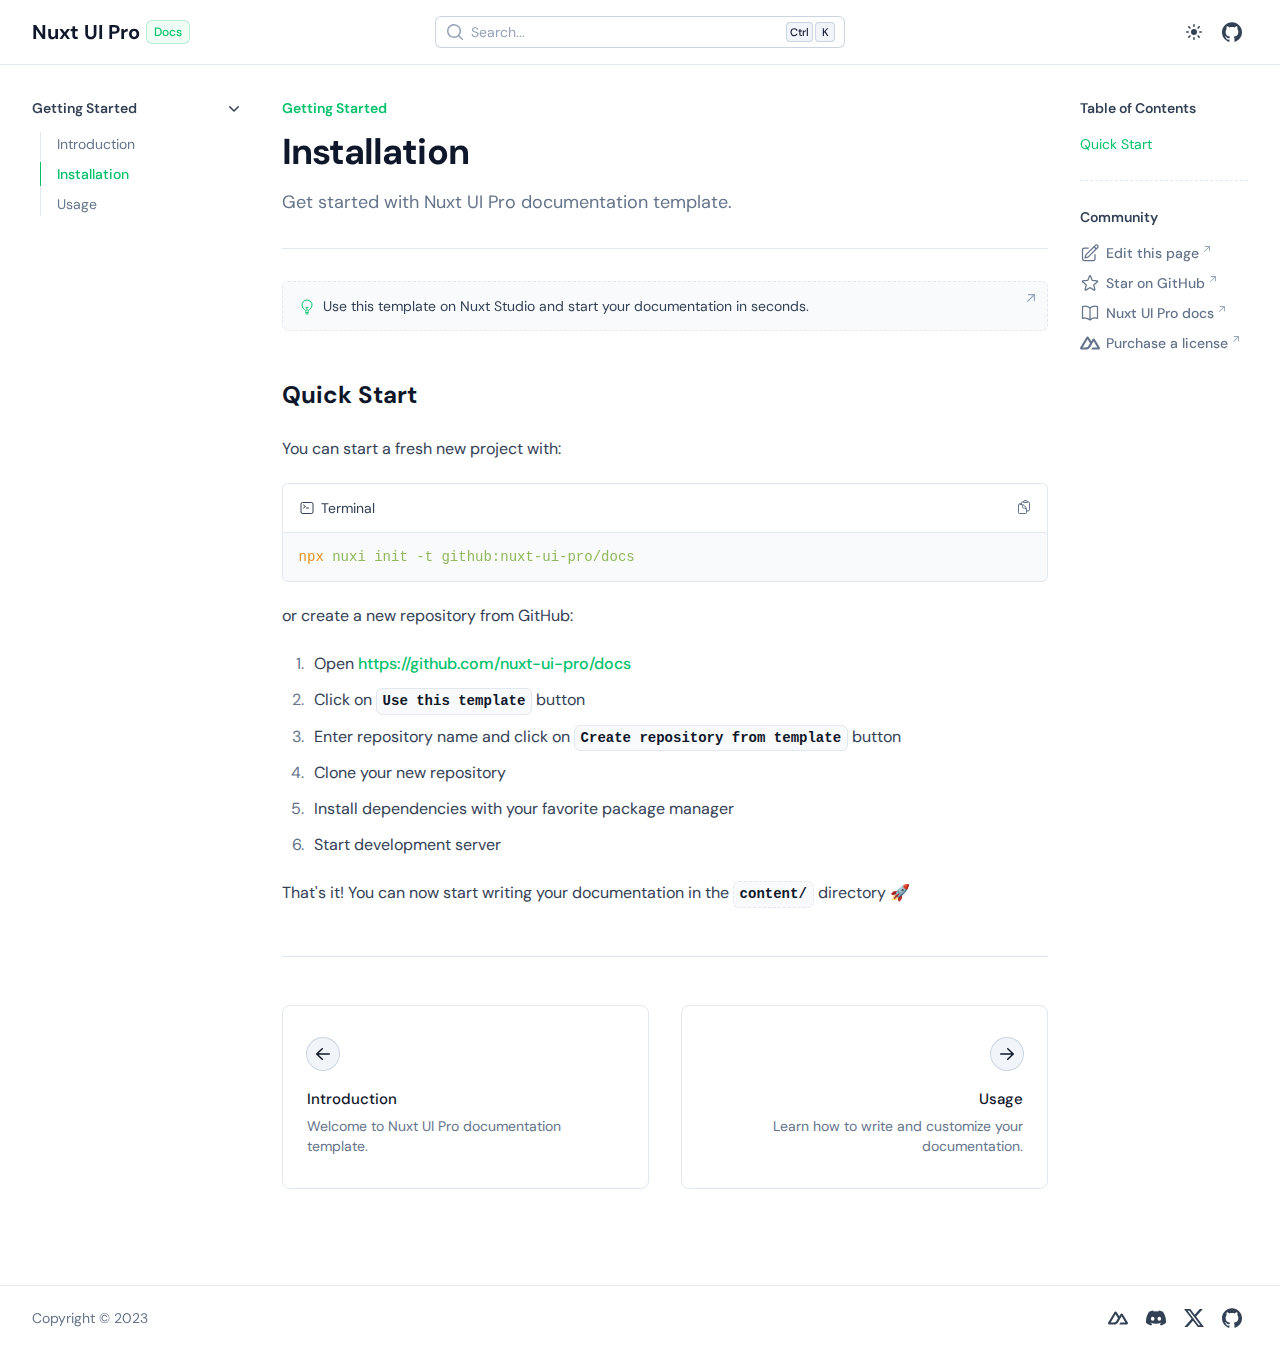
<file: getting-started/installation/index.html>
<!DOCTYPE html><html  lang="en" data-capo=""><head><meta charset="utf-8">
<meta name="viewport" content="width=device-width, initial-scale=1">
<style id="nuxt-ui-colors">:root {
--color-primary-50: 239 253 245;
--color-primary-100: 217 251 232;
--color-primary-200: 179 245 209;
--color-primary-300: 117 237 174;
--color-primary-400: 0 220 130;
--color-primary-500: 0 193 106;
--color-primary-600: 0 161 85;
--color-primary-700: 0 127 69;
--color-primary-800: 1 101 56;
--color-primary-900: 10 83 49;
--color-primary-950: 5 46 22;
--color-primary-DEFAULT: var(--color-primary-500);

--color-gray-50: 248 250 252;
--color-gray-100: 241 245 249;
--color-gray-200: 226 232 240;
--color-gray-300: 203 213 225;
--color-gray-400: 148 163 184;
--color-gray-500: 100 116 139;
--color-gray-600: 71 85 105;
--color-gray-700: 51 65 85;
--color-gray-800: 30 41 59;
--color-gray-900: 15 23 42;
--color-gray-950: 2 6 23;
}

.dark {
  --color-primary-DEFAULT: var(--color-primary-400);
}
</style>
<style id="nuxt-ui-variables">:root {
  --header-height: 4rem;

  --ui-background: 255 255 255;
--ui-foreground: var(--color-gray-700);
}

.dark {
  --ui-background: var(--color-gray-900);
--ui-foreground: var(--color-gray-200);
}</style>
<title>Installation - Nuxt UI Pro - Docs template</title>
<meta property="og:image" content="http://localhost/getting-started/installation/__og_image__/og.png">
<meta property="og:image:width" content="1200">
<meta property="og:image:height" content="630">
<meta property="og:image:type" content="image/png">
<meta name="twitter:card" content="summary_large_image">
<meta name="twitter:image:src" content="http://localhost/getting-started/installation/__og_image__/og.png">
<meta name="twitter:image:width" content="1200">
<meta name="twitter:image:height" content="630">
<style>@font-face { font-family: "DM Sans fallback"; src: local("BlinkMacSystemFont"); size-adjust: 111.8837%; ascent-override: 88.6635%; descent-override: 27.7073%; line-gap-override: 0%; } @font-face { font-family: "DM Sans fallback"; src: local("Segoe UI"); size-adjust: 105.1066%; ascent-override: 94.3804%; descent-override: 29.4939%; line-gap-override: 0%; } @font-face { font-family: "DM Sans fallback"; src: local("Roboto"); size-adjust: 104.7605%; ascent-override: 94.6922%; descent-override: 29.5913%; line-gap-override: 0%; } @font-face { font-family: "DM Sans fallback"; src: local("Helvetica Neue"); size-adjust: 103.5556%; ascent-override: 95.794%; descent-override: 29.9356%; line-gap-override: 0%; } @font-face { font-family: "DM Sans fallback"; src: local("Arial"); size-adjust: 104.531%; ascent-override: 94.9001%; descent-override: 29.6563%; line-gap-override: 0%; } @font-face { font-family: "DM Sans fallback"; src: local("Noto Sans"); size-adjust: 98.3122%; ascent-override: 100.903%; descent-override: 31.5322%; line-gap-override: 0%; }  </style>
<style>/*! tailwindcss v3.4.6 | MIT License | https://tailwindcss.com*/*,:after,:before{border-color:rgb(var(--color-gray-200)/1);border-style:solid;border-width:0;box-sizing:border-box}:after,:before{--tw-content:""}:host,html{line-height:1.5;-webkit-text-size-adjust:100%;font-family:DM Sans,DM Sans fallback,ui-sans-serif,system-ui,sans-serif,Apple Color Emoji,Segoe UI Emoji,Segoe UI Symbol,Noto Color Emoji;font-feature-settings:normal;font-variation-settings:normal;tab-size:4;-webkit-tap-highlight-color:transparent}body{line-height:inherit;margin:0}hr{border-top-width:1px;color:inherit;height:0}abbr:where([title]){-webkit-text-decoration:underline dotted;text-decoration:underline dotted}h1,h2,h3,h4,h5,h6{font-size:inherit;font-weight:inherit}a{color:inherit;text-decoration:inherit}b,strong{font-weight:bolder}code,kbd,pre,samp{font-family:ui-monospace,SFMono-Regular,Menlo,Monaco,Consolas,Liberation Mono,Courier New,monospace;font-feature-settings:normal;font-size:1em;font-variation-settings:normal}small{font-size:80%}sub,sup{font-size:75%;line-height:0;position:relative;vertical-align:initial}sub{bottom:-.25em}sup{top:-.5em}table{border-collapse:collapse;border-color:inherit;text-indent:0}button,input,optgroup,select,textarea{color:inherit;font-family:inherit;font-feature-settings:inherit;font-size:100%;font-variation-settings:inherit;font-weight:inherit;letter-spacing:inherit;line-height:inherit;margin:0;padding:0}button,select{text-transform:none}button,input:where([type=button]),input:where([type=reset]),input:where([type=submit]){-webkit-appearance:button;background-color:initial;background-image:none}:-moz-focusring{outline:auto}:-moz-ui-invalid{box-shadow:none}progress{vertical-align:initial}::-webkit-inner-spin-button,::-webkit-outer-spin-button{height:auto}[type=search]{-webkit-appearance:textfield;outline-offset:-2px}::-webkit-search-decoration{-webkit-appearance:none}::-webkit-file-upload-button{-webkit-appearance:button;font:inherit}summary{display:list-item}blockquote,dd,dl,figure,h1,h2,h3,h4,h5,h6,hr,p,pre{margin:0}fieldset{margin:0}fieldset,legend{padding:0}menu,ol,ul{list-style:none;margin:0;padding:0}dialog{padding:0}textarea{resize:vertical}input::placeholder,textarea::placeholder{color:rgb(var(--color-gray-400)/1);opacity:1}[role=button],button{cursor:pointer}:disabled{cursor:default}audio,canvas,embed,iframe,img,object,svg,video{display:block;vertical-align:middle}img,video{height:auto;max-width:100%}[hidden]{display:none}*,::backdrop,:after,:before{--tw-border-spacing-x:0;--tw-border-spacing-y:0;--tw-translate-x:0;--tw-translate-y:0;--tw-rotate:0;--tw-skew-x:0;--tw-skew-y:0;--tw-scale-x:1;--tw-scale-y:1;--tw-pan-x: ;--tw-pan-y: ;--tw-pinch-zoom: ;--tw-scroll-snap-strictness:proximity;--tw-gradient-from-position: ;--tw-gradient-via-position: ;--tw-gradient-to-position: ;--tw-ordinal: ;--tw-slashed-zero: ;--tw-numeric-figure: ;--tw-numeric-spacing: ;--tw-numeric-fraction: ;--tw-ring-inset: ;--tw-ring-offset-width:0px;--tw-ring-offset-color:#fff;--tw-ring-color:#3b82f680;--tw-ring-offset-shadow:0 0 #0000;--tw-ring-shadow:0 0 #0000;--tw-shadow:0 0 #0000;--tw-shadow-colored:0 0 #0000;--tw-blur: ;--tw-brightness: ;--tw-contrast: ;--tw-grayscale: ;--tw-hue-rotate: ;--tw-invert: ;--tw-saturate: ;--tw-sepia: ;--tw-drop-shadow: ;--tw-backdrop-blur: ;--tw-backdrop-brightness: ;--tw-backdrop-contrast: ;--tw-backdrop-grayscale: ;--tw-backdrop-hue-rotate: ;--tw-backdrop-invert: ;--tw-backdrop-opacity: ;--tw-backdrop-saturate: ;--tw-backdrop-sepia: ;--tw-contain-size: ;--tw-contain-layout: ;--tw-contain-paint: ;--tw-contain-style: }.container{width:100%}@media (min-width:640px){.container{max-width:640px}}@media (min-width:768px){.container{max-width:768px}}@media (min-width:1024px){.container{max-width:1024px}}@media (min-width:1280px){.container{max-width:1280px}}@media (min-width:1536px){.container{max-width:1536px}}.form-input,.form-multiselect,.form-select,.form-textarea{appearance:none;background-color:#fff;border-color:rgb(var(--color-gray-500)/var(--tw-border-opacity,1));border-radius:0;border-width:1px;font-size:1rem;line-height:1.5rem;padding:.5rem .75rem;--tw-shadow:0 0 #0000}.form-input:focus,.form-multiselect:focus,.form-select:focus,.form-textarea:focus{outline:2px solid #0000;outline-offset:2px;--tw-ring-inset:var(--tw-empty,/*!*/ /*!*/);--tw-ring-offset-width:0px;--tw-ring-offset-color:#fff;--tw-ring-color:#2563eb;--tw-ring-offset-shadow:var(--tw-ring-inset) 0 0 0 var(--tw-ring-offset-width) var(--tw-ring-offset-color);--tw-ring-shadow:var(--tw-ring-inset) 0 0 0 calc(1px + var(--tw-ring-offset-width)) var(--tw-ring-color);border-color:#2563eb;box-shadow:var(--tw-ring-offset-shadow),var(--tw-ring-shadow),var(--tw-shadow)}.form-input::placeholder,.form-textarea::placeholder{color:rgb(var(--color-gray-500)/var(--tw-text-opacity,1));opacity:1}.form-input::-webkit-datetime-edit-fields-wrapper{padding:0}.form-input::-webkit-date-and-time-value{min-height:1.5em;text-align:inherit}.form-input::-webkit-datetime-edit{display:inline-flex}.form-input::-webkit-datetime-edit,.form-input::-webkit-datetime-edit-day-field,.form-input::-webkit-datetime-edit-hour-field,.form-input::-webkit-datetime-edit-meridiem-field,.form-input::-webkit-datetime-edit-millisecond-field,.form-input::-webkit-datetime-edit-minute-field,.form-input::-webkit-datetime-edit-month-field,.form-input::-webkit-datetime-edit-second-field,.form-input::-webkit-datetime-edit-year-field{padding-bottom:0;padding-top:0}.form-select{background-image:url("data:image/svg+xml;charset=utf-8,%3Csvg xmlns='http://www.w3.org/2000/svg' fill='none' viewBox='0 0 20 20'%3E%3Cpath stroke='rgb(var(--color-gray-500) / var(--tw-stroke-opacity, 1))' stroke-linecap='round' stroke-linejoin='round' stroke-width='1.5' d='m6 8 4 4 4-4'/%3E%3C/svg%3E");background-position:right .5rem center;background-repeat:no-repeat;background-size:1.5em 1.5em;padding-right:2.5rem;-webkit-print-color-adjust:exact;print-color-adjust:exact}.form-select:where([size]:not([size="1"])){background-image:none;background-position:0 0;background-repeat:unset;background-size:initial;padding-right:.75rem;-webkit-print-color-adjust:unset;print-color-adjust:unset}.form-checkbox,.form-radio{appearance:none;background-color:#fff;background-origin:border-box;border-color:rgb(var(--color-gray-500)/var(--tw-border-opacity,1));border-width:1px;color:#2563eb;display:inline-block;flex-shrink:0;height:1rem;padding:0;-webkit-print-color-adjust:exact;print-color-adjust:exact;-webkit-user-select:none;user-select:none;vertical-align:middle;width:1rem;--tw-shadow:0 0 #0000}.form-checkbox{border-radius:0}.form-radio{border-radius:100%}.form-checkbox:focus,.form-radio:focus{outline:2px solid #0000;outline-offset:2px;--tw-ring-inset:var(--tw-empty,/*!*/ /*!*/);--tw-ring-offset-width:2px;--tw-ring-offset-color:#fff;--tw-ring-color:#2563eb;--tw-ring-offset-shadow:var(--tw-ring-inset) 0 0 0 var(--tw-ring-offset-width) var(--tw-ring-offset-color);--tw-ring-shadow:var(--tw-ring-inset) 0 0 0 calc(2px + var(--tw-ring-offset-width)) var(--tw-ring-color);box-shadow:var(--tw-ring-offset-shadow),var(--tw-ring-shadow),var(--tw-shadow)}.form-checkbox:checked,.form-radio:checked{background-color:currentColor;background-position:50%;background-repeat:no-repeat;background-size:100% 100%;border-color:#0000}.form-checkbox:checked{background-image:url("data:image/svg+xml;charset=utf-8,%3Csvg xmlns='http://www.w3.org/2000/svg' fill='%23fff' viewBox='0 0 16 16'%3E%3Cpath d='M12.207 4.793a1 1 0 0 1 0 1.414l-5 5a1 1 0 0 1-1.414 0l-2-2a1 1 0 0 1 1.414-1.414L6.5 9.086l4.293-4.293a1 1 0 0 1 1.414 0'/%3E%3C/svg%3E")}@media (forced-colors:active) {.form-checkbox:checked{appearance:auto}}.form-radio:checked{background-image:url("data:image/svg+xml;charset=utf-8,%3Csvg xmlns='http://www.w3.org/2000/svg' fill='%23fff' viewBox='0 0 16 16'%3E%3Ccircle cx='8' cy='8' r='3'/%3E%3C/svg%3E")}@media (forced-colors:active) {.form-radio:checked{appearance:auto}}.form-checkbox:checked:focus,.form-checkbox:checked:hover,.form-checkbox:indeterminate,.form-radio:checked:focus,.form-radio:checked:hover{background-color:currentColor;border-color:#0000}.form-checkbox:indeterminate{background-image:url("data:image/svg+xml;charset=utf-8,%3Csvg xmlns='http://www.w3.org/2000/svg' fill='none' viewBox='0 0 16 16'%3E%3Cpath stroke='%23fff' stroke-linecap='round' stroke-linejoin='round' stroke-width='2' d='M4 8h8'/%3E%3C/svg%3E");background-position:50%;background-repeat:no-repeat;background-size:100% 100%}@media (forced-colors:active) {.form-checkbox:indeterminate{appearance:auto}}.form-checkbox:indeterminate:focus,.form-checkbox:indeterminate:hover{background-color:currentColor;border-color:#0000}.prose{color:var(--tw-prose-body);max-width:65ch}.prose :where(p):not(:where([class~=not-prose],[class~=not-prose] *)){margin-bottom:1.25em;margin-top:1.25em}.prose :where([class~=lead]):not(:where([class~=not-prose],[class~=not-prose] *)){color:var(--tw-prose-lead);font-size:1.25em;line-height:1.6;margin-bottom:1.2em;margin-top:1.2em}.prose :where(a):not(:where([class~=not-prose],[class~=not-prose] *)){border-bottom:1px solid #0000;color:var(--tw-prose-links);font-weight:500;text-decoration:none}.prose :where(strong):not(:where([class~=not-prose],[class~=not-prose] *)){color:var(--tw-prose-bold);font-weight:600}.prose :where(a strong):not(:where([class~=not-prose],[class~=not-prose] *)){color:inherit}.prose :where(blockquote strong):not(:where([class~=not-prose],[class~=not-prose] *)){color:inherit}.prose :where(thead th strong):not(:where([class~=not-prose],[class~=not-prose] *)){color:inherit}.prose :where(ol):not(:where([class~=not-prose],[class~=not-prose] *)){list-style-type:decimal;margin-bottom:1.25em;margin-top:1.25em;padding-inline-start:1.625em}.prose :where(ol[type=A]):not(:where([class~=not-prose],[class~=not-prose] *)){list-style-type:upper-alpha}.prose :where(ol[type=a]):not(:where([class~=not-prose],[class~=not-prose] *)){list-style-type:lower-alpha}.prose :where(ol[type=A s]):not(:where([class~=not-prose],[class~=not-prose] *)){list-style-type:upper-alpha}.prose :where(ol[type=a s]):not(:where([class~=not-prose],[class~=not-prose] *)){list-style-type:lower-alpha}.prose :where(ol[type=I]):not(:where([class~=not-prose],[class~=not-prose] *)){list-style-type:upper-roman}.prose :where(ol[type=i]):not(:where([class~=not-prose],[class~=not-prose] *)){list-style-type:lower-roman}.prose :where(ol[type=I s]):not(:where([class~=not-prose],[class~=not-prose] *)){list-style-type:upper-roman}.prose :where(ol[type=i s]):not(:where([class~=not-prose],[class~=not-prose] *)){list-style-type:lower-roman}.prose :where(ol[type="1"]):not(:where([class~=not-prose],[class~=not-prose] *)){list-style-type:decimal}.prose :where(ul):not(:where([class~=not-prose],[class~=not-prose] *)){list-style-type:disc;margin-bottom:1.25em;margin-top:1.25em;padding-inline-start:1.625em}.prose :where(ol>li):not(:where([class~=not-prose],[class~=not-prose] *))::marker{color:var(--tw-prose-counters);font-weight:400}.prose :where(ul>li):not(:where([class~=not-prose],[class~=not-prose] *))::marker{color:var(--tw-prose-bullets)}.prose :where(dt):not(:where([class~=not-prose],[class~=not-prose] *)){color:var(--tw-prose-headings);font-weight:600;margin-top:1.25em}.prose :where(hr):not(:where([class~=not-prose],[class~=not-prose] *)){border-color:var(--tw-prose-hr);border-top-width:1px;margin-bottom:3em;margin-top:3em}.prose :where(blockquote):not(:where([class~=not-prose],[class~=not-prose] *)){border-inline-start-color:var(--tw-prose-quote-borders);border-inline-start-width:.25rem;color:var(--tw-prose-quotes);font-style:italic;font-weight:500;margin-bottom:1.6em;margin-top:1.6em;padding-inline-start:1em;quotes:"\201C""\201D""\2018""\2019"}.prose :where(h1):not(:where([class~=not-prose],[class~=not-prose] *)){color:var(--tw-prose-headings);font-size:2.25em;font-weight:800;line-height:1.1111111;margin-bottom:.8888889em;margin-top:0}.prose :where(h1 strong):not(:where([class~=not-prose],[class~=not-prose] *)){color:inherit;font-weight:900}.prose :where(h2):not(:where([class~=not-prose],[class~=not-prose] *)){color:var(--tw-prose-headings);font-size:1.5em;font-weight:700;line-height:1.3333333;margin-bottom:1em;margin-top:2em}.prose :where(h2 strong):not(:where([class~=not-prose],[class~=not-prose] *)){color:inherit;font-weight:800}.prose :where(h3):not(:where([class~=not-prose],[class~=not-prose] *)){color:var(--tw-prose-headings);font-size:1.25em;font-weight:600;line-height:1.6;margin-bottom:.6em;margin-top:1.6em}.prose :where(h3 strong):not(:where([class~=not-prose],[class~=not-prose] *)){color:inherit;font-weight:700}.prose :where(h4):not(:where([class~=not-prose],[class~=not-prose] *)){color:var(--tw-prose-headings);font-weight:600;line-height:1.5;margin-bottom:.5em;margin-top:1.5em}.prose :where(h4 strong):not(:where([class~=not-prose],[class~=not-prose] *)){color:inherit;font-weight:700}.prose :where(img):not(:where([class~=not-prose],[class~=not-prose] *)){margin-bottom:2em;margin-top:2em}.prose :where(picture):not(:where([class~=not-prose],[class~=not-prose] *)){display:block;margin-bottom:2em;margin-top:2em}.prose :where(video):not(:where([class~=not-prose],[class~=not-prose] *)){margin-bottom:2em;margin-top:2em}.prose :where(kbd):not(:where([class~=not-prose],[class~=not-prose] *)){border-radius:.3125rem;box-shadow:0 0 0 1px rgb(var(--tw-prose-kbd-shadows)/10%),0 3px 0 rgb(var(--tw-prose-kbd-shadows)/10%);color:var(--tw-prose-kbd);font-family:inherit;font-size:.875em;font-weight:500;padding-inline-end:.375em;padding-bottom:.1875em;padding-top:.1875em;padding-inline-start:.375em}.prose :where(code):not(:where([class~=not-prose],[class~=not-prose] *)){background-color:var(--tw-prose-pre-bg);border:1px solid var(--tw-prose-pre-border);border-radius:.375rem;color:var(--tw-prose-code);display:inline-block;font-size:.875em;font-weight:600;padding:0 .375rem}.prose :where(a code):not(:where([class~=not-prose],[class~=not-prose] *)){border:1px dashed var(--tw-prose-pre-border);color:var(--tw-prose-code)}.prose :where(h1 code):not(:where([class~=not-prose],[class~=not-prose] *)){color:inherit}.prose :where(h2 code):not(:where([class~=not-prose],[class~=not-prose] *)){color:inherit;font-size:.875em}.prose :where(h3 code):not(:where([class~=not-prose],[class~=not-prose] *)){color:inherit;font-size:.9em}.prose :where(h4 code):not(:where([class~=not-prose],[class~=not-prose] *)){color:inherit}.prose :where(blockquote code):not(:where([class~=not-prose],[class~=not-prose] *)){color:inherit}.prose :where(thead th code):not(:where([class~=not-prose],[class~=not-prose] *)){color:inherit}.prose :where(pre):not(:where([class~=not-prose],[class~=not-prose] *)){background-color:var(--tw-prose-pre-bg)!important;border:1px solid var(--tw-prose-pre-border);border-radius:.375rem;color:var(--tw-prose-pre-code)!important;font-size:.875em;font-weight:400;line-height:1.7142857;margin-bottom:1.7142857em;margin-top:1.7142857em;overflow-x:auto;padding-inline-end:1.1428571em;padding-bottom:.8571429em;padding-top:.8571429em;padding-inline-start:1.1428571em;white-space:pre-wrap;word-break:break-word}.prose :where(pre code):not(:where([class~=not-prose],[class~=not-prose] *)){background-color:initial;border-radius:0;border-width:0;color:inherit;font-family:inherit;font-size:inherit;font-weight:inherit;line-height:inherit;padding:0}.prose :where(pre code):not(:where([class~=not-prose],[class~=not-prose] *)):before{content:none}.prose :where(pre code):not(:where([class~=not-prose],[class~=not-prose] *)):after{content:none}.prose :where(table):not(:where([class~=not-prose],[class~=not-prose] *)){display:block;font-size:.875em;line-height:1.7142857;margin-bottom:2em;margin-top:2em;overflow-x:auto;table-layout:auto;text-align:start;width:100%}.prose :where(thead):not(:where([class~=not-prose],[class~=not-prose] *)){border-bottom-color:var(--tw-prose-th-borders);border-bottom-width:1px}.prose :where(thead th):not(:where([class~=not-prose],[class~=not-prose] *)){color:var(--tw-prose-headings);font-weight:600;padding-inline-end:.5714286em;padding-bottom:.5714286em;padding-inline-start:.5714286em;vertical-align:bottom}.prose :where(tbody tr):not(:where([class~=not-prose],[class~=not-prose] *)){border-bottom-color:var(--tw-prose-td-borders);border-bottom-width:1px}.prose :where(tbody tr:last-child):not(:where([class~=not-prose],[class~=not-prose] *)){border-bottom-width:0}.prose :where(tbody td):not(:where([class~=not-prose],[class~=not-prose] *)){vertical-align:initial}.prose :where(tfoot):not(:where([class~=not-prose],[class~=not-prose] *)){border-top-color:var(--tw-prose-th-borders);border-top-width:1px}.prose :where(tfoot td):not(:where([class~=not-prose],[class~=not-prose] *)){vertical-align:top}.prose :where(figure>*):not(:where([class~=not-prose],[class~=not-prose] *)){margin-bottom:0;margin-top:0}.prose :where(figcaption):not(:where([class~=not-prose],[class~=not-prose] *)){color:var(--tw-prose-captions);font-size:.875em;line-height:1.4285714;margin-top:.8571429em}.prose{--tw-prose-body:#374151;--tw-prose-headings:#111827;--tw-prose-lead:#4b5563;--tw-prose-links:#111827;--tw-prose-bold:#111827;--tw-prose-counters:#6b7280;--tw-prose-bullets:#d1d5db;--tw-prose-hr:#e5e7eb;--tw-prose-quotes:#111827;--tw-prose-quote-borders:#e5e7eb;--tw-prose-captions:#6b7280;--tw-prose-kbd:#111827;--tw-prose-kbd-shadows:17 24 39;--tw-prose-code:#111827;--tw-prose-pre-code:#e5e7eb;--tw-prose-pre-bg:#1f2937;--tw-prose-th-borders:#d1d5db;--tw-prose-td-borders:#e5e7eb;--tw-prose-invert-body:#d1d5db;--tw-prose-invert-headings:#fff;--tw-prose-invert-lead:#9ca3af;--tw-prose-invert-links:#fff;--tw-prose-invert-bold:#fff;--tw-prose-invert-counters:#9ca3af;--tw-prose-invert-bullets:#4b5563;--tw-prose-invert-hr:#374151;--tw-prose-invert-quotes:#f3f4f6;--tw-prose-invert-quote-borders:#374151;--tw-prose-invert-captions:#9ca3af;--tw-prose-invert-kbd:#fff;--tw-prose-invert-kbd-shadows:255 255 255;--tw-prose-invert-code:#fff;--tw-prose-invert-pre-code:#d1d5db;--tw-prose-invert-pre-bg:#00000080;--tw-prose-invert-th-borders:#4b5563;--tw-prose-invert-td-borders:#374151;font-size:1rem;line-height:1.75}.prose :where(picture>img):not(:where([class~=not-prose],[class~=not-prose] *)){margin-bottom:0;margin-top:0}.prose :where(li):not(:where([class~=not-prose],[class~=not-prose] *)){margin-bottom:.5em;margin-top:.5em}.prose :where(ol>li):not(:where([class~=not-prose],[class~=not-prose] *)){padding-inline-start:.375em}.prose :where(ul>li):not(:where([class~=not-prose],[class~=not-prose] *)){padding-inline-start:.375em}.prose :where(.prose>ul>li p):not(:where([class~=not-prose],[class~=not-prose] *)){margin-bottom:.75em;margin-top:.75em}.prose :where(.prose>ul>li>p:first-child):not(:where([class~=not-prose],[class~=not-prose] *)){margin-top:1.25em}.prose :where(.prose>ul>li>p:last-child):not(:where([class~=not-prose],[class~=not-prose] *)){margin-bottom:1.25em}.prose :where(.prose>ol>li>p:first-child):not(:where([class~=not-prose],[class~=not-prose] *)){margin-top:1.25em}.prose :where(.prose>ol>li>p:last-child):not(:where([class~=not-prose],[class~=not-prose] *)){margin-bottom:1.25em}.prose :where(ul ul,ul ol,ol ul,ol ol):not(:where([class~=not-prose],[class~=not-prose] *)){margin-bottom:.75em;margin-top:.75em}.prose :where(dl):not(:where([class~=not-prose],[class~=not-prose] *)){margin-bottom:1.25em;margin-top:1.25em}.prose :where(dd):not(:where([class~=not-prose],[class~=not-prose] *)){margin-top:.5em;padding-inline-start:1.625em}.prose :where(hr+*):not(:where([class~=not-prose],[class~=not-prose] *)){margin-top:0}.prose :where(h2+*):not(:where([class~=not-prose],[class~=not-prose] *)){margin-top:0}.prose :where(h3+*):not(:where([class~=not-prose],[class~=not-prose] *)){margin-top:0}.prose :where(h4+*):not(:where([class~=not-prose],[class~=not-prose] *)){margin-top:0}.prose :where(thead th:first-child):not(:where([class~=not-prose],[class~=not-prose] *)){padding-inline-start:0}.prose :where(thead th:last-child):not(:where([class~=not-prose],[class~=not-prose] *)){padding-inline-end:0}.prose :where(tbody td,tfoot td):not(:where([class~=not-prose],[class~=not-prose] *)){padding-inline-end:.5714286em;padding-bottom:.5714286em;padding-top:.5714286em;padding-inline-start:.5714286em}.prose :where(tbody td:first-child,tfoot td:first-child):not(:where([class~=not-prose],[class~=not-prose] *)){padding-inline-start:0}.prose :where(tbody td:last-child,tfoot td:last-child):not(:where([class~=not-prose],[class~=not-prose] *)){padding-inline-end:0}.prose :where(figure):not(:where([class~=not-prose],[class~=not-prose] *)){margin-bottom:2em;margin-top:2em}.prose :where(.prose>:first-child):not(:where([class~=not-prose],[class~=not-prose] *)){margin-top:0}.prose :where(.prose>:last-child):not(:where([class~=not-prose],[class~=not-prose] *)){margin-bottom:0}.prose :where(h1,h2,h3,h4):not(:where([class~=not-prose],[class~=not-prose] *)){font-weight:700;scroll-margin-top:var(--scroll-mt)}.prose :where(h1 a,h2 a,h3 a,h4 a):not(:where([class~=not-prose],[class~=not-prose] *)){border-bottom:none!important;color:inherit;font-weight:inherit}.prose :where(a:hover):not(:where([class~=not-prose],[class~=not-prose] *)){border-color:var(--tw-prose-links)}.prose :where(a:has(>code)):not(:where([class~=not-prose],[class~=not-prose] *)){border-color:#0000!important}.prose :where(a:hover code):not(:where([class~=not-prose],[class~=not-prose] *)){border-color:var(--tw-prose-links);color:var(--tw-prose-links)}.prose :where(input[type=checkbox]):not(:where([class~=not-prose],[class~=not-prose] *)){border-color:rgb(var(--color-gray-300));border-radius:.25rem;color:rgb(var(--color-primary-500));height:1rem;margin-bottom:0!important;margin-top:-3.5px!important;width:1rem}.prose :where(input[type=checkbox]):not(:where([class~=not-prose],[class~=not-prose] *)):focus{--tw-ring-offset-width:0}.prose :where(input[type=checkbox]:checked):not(:where([class~=not-prose],[class~=not-prose] *)){border-color:rgb(var(--color-primary-500))}.prose :where(input[type=checkbox]:disabled):not(:where([class~=not-prose],[class~=not-prose] *)){cursor:not-allowed;opacity:.5}.prose :where(ul.contains-task-list):not(:where([class~=not-prose],[class~=not-prose] *)){margin-left:-1.625em}.prose :where(ul ul):not(:where([class~=not-prose],[class~=not-prose] *)){padding-left:1.5rem}.prose :where(ul ol):not(:where([class~=not-prose],[class~=not-prose] *)){padding-left:1.5rem}.prose :where(ul>li.task-list-item):not(:where([class~=not-prose],[class~=not-prose] *)){padding-left:0!important}.prose :where(ul>li.task-list-item input):not(:where([class~=not-prose],[class~=not-prose] *)){margin-right:7px}.prose :where(ul>li.task-list-item>ul.contains-task-list):not(:where([class~=not-prose],[class~=not-prose] *)){margin-left:0}.prose :where(ul>li.task-list-item a):not(:where([class~=not-prose],[class~=not-prose] *)){margin-bottom:0}.prose :where(ul>li.task-list-item):not(:where([class~=not-prose],[class~=not-prose] *))::marker{content:none}.prose :where(ul>li>p):not(:where([class~=not-prose],[class~=not-prose] *)){margin:0}.prose :where(ul>li>span.issue-badge,p>span.issue-badge):not(:where([class~=not-prose],[class~=not-prose] *)){margin:0!important;vertical-align:text-top}.prose :where(ul>li>button):not(:where([class~=not-prose],[class~=not-prose] *)){vertical-align:initial!important}.prose :where(table code):not(:where([class~=not-prose],[class~=not-prose] *)){display:inline-flex}.prose-primary{--tw-prose-body:rgb(var(--color-gray-700));--tw-prose-headings:rgb(var(--color-gray-900));--tw-prose-lead:rgb(var(--color-gray-600));--tw-prose-links:rgb(var(--color-primary-500));--tw-prose-bold:rgb(var(--color-gray-900));--tw-prose-counters:rgb(var(--color-gray-500));--tw-prose-bullets:rgb(var(--color-gray-300));--tw-prose-hr:rgb(var(--color-gray-200));--tw-prose-quotes:rgb(var(--color-gray-900));--tw-prose-quote-borders:rgb(var(--color-gray-200));--tw-prose-captions:rgb(var(--color-gray-500));--tw-prose-code:rgb(var(--color-gray-900));--tw-prose-pre-code:rgb(var(--color-gray-900));--tw-prose-pre-bg:rgb(var(--color-gray-50));--tw-prose-pre-border:rgb(var(--color-gray-200));--tw-prose-th-borders:rgb(var(--color-gray-300));--tw-prose-td-borders:rgb(var(--color-gray-200));--tw-prose-invert-body:rgb(var(--color-gray-200));--tw-prose-invert-headings:#fff;--tw-prose-invert-lead:rgb(var(--color-gray-400));--tw-prose-invert-links:rgb(var(--color-primary-400));--tw-prose-invert-bold:#fff;--tw-prose-invert-counters:rgb(var(--color-gray-400));--tw-prose-invert-bullets:rgb(var(--color-gray-600));--tw-prose-invert-hr:rgb(var(--color-gray-800));--tw-prose-invert-quotes:rgb(var(--color-gray-100));--tw-prose-invert-quote-borders:rgb(var(--color-gray-700));--tw-prose-invert-captions:rgb(var(--color-gray-400));--tw-prose-invert-code:#fff;--tw-prose-invert-pre-code:#fff;--tw-prose-invert-pre-bg:rgb(var(--color-gray-800));--tw-prose-invert-pre-border:rgb(var(--color-gray-700));--tw-prose-invert-th-borders:rgb(var(--color-gray-700));--tw-prose-invert-td-borders:rgb(var(--color-gray-800))}.i-heroicons-arrow-left-20-solid{--svg:url("data:image/svg+xml;charset=utf-8,%3Csvg xmlns='http://www.w3.org/2000/svg' width='20' height='20' viewBox='0 0 20 20'%3E%3Cpath fill-rule='evenodd' d='M17 10a.75.75 0 0 1-.75.75H5.612l4.158 3.96a.75.75 0 1 1-1.04 1.08l-5.5-5.25a.75.75 0 0 1 0-1.08l5.5-5.25a.75.75 0 1 1 1.04 1.08L5.612 9.25H16.25A.75.75 0 0 1 17 10' clip-rule='evenodd'/%3E%3C/svg%3E")}.i-heroicons-arrow-left-20-solid,.i-heroicons-arrow-path-20-solid{background-color:currentColor;display:inline-block;height:1em;-webkit-mask-image:var(--svg);mask-image:var(--svg);-webkit-mask-repeat:no-repeat;mask-repeat:no-repeat;-webkit-mask-size:100% 100%;mask-size:100% 100%;width:1em}.i-heroicons-arrow-path-20-solid{--svg:url("data:image/svg+xml;charset=utf-8,%3Csvg xmlns='http://www.w3.org/2000/svg' width='20' height='20' viewBox='0 0 20 20'%3E%3Cpath fill-rule='evenodd' d='M15.312 11.424a5.5 5.5 0 0 1-9.201 2.466l-.312-.311h2.433a.75.75 0 0 0 0-1.5H3.989a.75.75 0 0 0-.75.75v4.242a.75.75 0 0 0 1.5 0v-2.43l.31.31a7 7 0 0 0 11.712-3.138.75.75 0 0 0-1.449-.39m1.23-3.723a.75.75 0 0 0 .219-.53V2.929a.75.75 0 0 0-1.5 0V5.36l-.31-.31A7 7 0 0 0 3.239 8.188a.75.75 0 1 0 1.448.389A5.5 5.5 0 0 1 13.89 6.11l.311.31h-2.432a.75.75 0 0 0 0 1.5h4.243a.75.75 0 0 0 .53-.219' clip-rule='evenodd'/%3E%3C/svg%3E")}.i-heroicons-arrow-right-20-solid{--svg:url("data:image/svg+xml;charset=utf-8,%3Csvg xmlns='http://www.w3.org/2000/svg' width='20' height='20' viewBox='0 0 20 20'%3E%3Cpath fill-rule='evenodd' d='M3 10a.75.75 0 0 1 .75-.75h10.638L10.23 5.29a.75.75 0 1 1 1.04-1.08l5.5 5.25a.75.75 0 0 1 0 1.08l-5.5 5.25a.75.75 0 1 1-1.04-1.08l4.158-3.96H3.75A.75.75 0 0 1 3 10' clip-rule='evenodd'/%3E%3C/svg%3E")}.i-heroicons-arrow-right-20-solid,.i-heroicons-arrow-top-right-on-square-20-solid{background-color:currentColor;display:inline-block;height:1em;-webkit-mask-image:var(--svg);mask-image:var(--svg);-webkit-mask-repeat:no-repeat;mask-repeat:no-repeat;-webkit-mask-size:100% 100%;mask-size:100% 100%;width:1em}.i-heroicons-arrow-top-right-on-square-20-solid{--svg:url("data:image/svg+xml;charset=utf-8,%3Csvg xmlns='http://www.w3.org/2000/svg' width='20' height='20' viewBox='0 0 20 20'%3E%3Cg fill-rule='evenodd' clip-rule='evenodd'%3E%3Cpath d='M4.25 5.5a.75.75 0 0 0-.75.75v8.5c0 .414.336.75.75.75h8.5a.75.75 0 0 0 .75-.75v-4a.75.75 0 0 1 1.5 0v4A2.25 2.25 0 0 1 12.75 17h-8.5A2.25 2.25 0 0 1 2 14.75v-8.5A2.25 2.25 0 0 1 4.25 4h5a.75.75 0 0 1 0 1.5z'/%3E%3Cpath d='M6.194 12.753a.75.75 0 0 0 1.06.053L16.5 4.44v2.81a.75.75 0 0 0 1.5 0v-4.5a.75.75 0 0 0-.75-.75h-4.5a.75.75 0 0 0 0 1.5h2.553l-9.056 8.194a.75.75 0 0 0-.053 1.06'/%3E%3C/g%3E%3C/svg%3E")}.i-heroicons-arrow-up-right-20-solid{--svg:url("data:image/svg+xml;charset=utf-8,%3Csvg xmlns='http://www.w3.org/2000/svg' width='20' height='20' viewBox='0 0 20 20'%3E%3Cpath fill-rule='evenodd' d='M5.22 14.78a.75.75 0 0 0 1.06 0l7.22-7.22v5.69a.75.75 0 0 0 1.5 0v-7.5a.75.75 0 0 0-.75-.75h-7.5a.75.75 0 0 0 0 1.5h5.69l-7.22 7.22a.75.75 0 0 0 0 1.06' clip-rule='evenodd'/%3E%3C/svg%3E")}.i-heroicons-arrow-up-right-20-solid,.i-heroicons-arrows-up-down-20-solid{background-color:currentColor;display:inline-block;height:1em;-webkit-mask-image:var(--svg);mask-image:var(--svg);-webkit-mask-repeat:no-repeat;mask-repeat:no-repeat;-webkit-mask-size:100% 100%;mask-size:100% 100%;width:1em}.i-heroicons-arrows-up-down-20-solid{--svg:url("data:image/svg+xml;charset=utf-8,%3Csvg xmlns='http://www.w3.org/2000/svg' width='20' height='20' viewBox='0 0 20 20'%3E%3Cpath fill-rule='evenodd' d='M2.24 6.8a.75.75 0 0 0 1.06-.04l1.95-2.1v8.59a.75.75 0 0 0 1.5 0V4.66l1.95 2.1a.75.75 0 1 0 1.1-1.02l-3.25-3.5a.75.75 0 0 0-1.1 0L2.2 5.74a.75.75 0 0 0 .04 1.06m8 6.4a.75.75 0 0 0-.04 1.06l3.25 3.5a.75.75 0 0 0 1.1 0l3.25-3.5a.75.75 0 1 0-1.1-1.02l-1.95 2.1V6.75a.75.75 0 0 0-1.5 0v8.59l-1.95-2.1a.75.75 0 0 0-1.06-.04' clip-rule='evenodd'/%3E%3C/svg%3E")}.i-heroicons-bars-3{--svg:url("data:image/svg+xml;charset=utf-8,%3Csvg xmlns='http://www.w3.org/2000/svg' width='24' height='24' viewBox='0 0 24 24'%3E%3Cpath fill='none' stroke='%23000' stroke-linecap='round' stroke-linejoin='round' stroke-width='1.5' d='M3.75 6.75h16.5M3.75 12h16.5m-16.5 5.25h16.5'/%3E%3C/svg%3E")}.i-heroicons-bars-3,.i-heroicons-bars-arrow-down-20-solid{background-color:currentColor;display:inline-block;height:1em;-webkit-mask-image:var(--svg);mask-image:var(--svg);-webkit-mask-repeat:no-repeat;mask-repeat:no-repeat;-webkit-mask-size:100% 100%;mask-size:100% 100%;width:1em}.i-heroicons-bars-arrow-down-20-solid{--svg:url("data:image/svg+xml;charset=utf-8,%3Csvg xmlns='http://www.w3.org/2000/svg' width='20' height='20' viewBox='0 0 20 20'%3E%3Cpath fill-rule='evenodd' d='M2 3.75A.75.75 0 0 1 2.75 3h11.5a.75.75 0 0 1 0 1.5H2.75A.75.75 0 0 1 2 3.75M2 7.5a.75.75 0 0 1 .75-.75h7.508a.75.75 0 0 1 0 1.5H2.75A.75.75 0 0 1 2 7.5M14 7a.75.75 0 0 1 .75.75v6.59l1.95-2.1a.75.75 0 1 1 1.1 1.02l-3.25 3.5a.75.75 0 0 1-1.1 0l-3.25-3.5a.75.75 0 1 1 1.1-1.02l1.95 2.1V7.75A.75.75 0 0 1 14 7M2 11.25a.75.75 0 0 1 .75-.75h4.562a.75.75 0 0 1 0 1.5H2.75a.75.75 0 0 1-.75-.75' clip-rule='evenodd'/%3E%3C/svg%3E")}.i-heroicons-bars-arrow-up-20-solid{--svg:url("data:image/svg+xml;charset=utf-8,%3Csvg xmlns='http://www.w3.org/2000/svg' width='20' height='20' viewBox='0 0 20 20'%3E%3Cpath fill-rule='evenodd' d='M2 3.75A.75.75 0 0 1 2.75 3h11.5a.75.75 0 0 1 0 1.5H2.75A.75.75 0 0 1 2 3.75M2 7.5a.75.75 0 0 1 .75-.75h6.365a.75.75 0 0 1 0 1.5H2.75A.75.75 0 0 1 2 7.5M14 7a.75.75 0 0 1 .55.24l3.25 3.5a.75.75 0 1 1-1.1 1.02l-1.95-2.1v6.59a.75.75 0 0 1-1.5 0V9.66l-1.95 2.1a.75.75 0 1 1-1.1-1.02l3.25-3.5A.75.75 0 0 1 14 7M2 11.25a.75.75 0 0 1 .75-.75H7A.75.75 0 0 1 7 12H2.75a.75.75 0 0 1-.75-.75' clip-rule='evenodd'/%3E%3C/svg%3E")}.i-heroicons-bars-arrow-up-20-solid,.i-heroicons-book-open{background-color:currentColor;display:inline-block;height:1em;-webkit-mask-image:var(--svg);mask-image:var(--svg);-webkit-mask-repeat:no-repeat;mask-repeat:no-repeat;-webkit-mask-size:100% 100%;mask-size:100% 100%;width:1em}.i-heroicons-book-open{--svg:url("data:image/svg+xml;charset=utf-8,%3Csvg xmlns='http://www.w3.org/2000/svg' width='24' height='24' viewBox='0 0 24 24'%3E%3Cpath fill='none' stroke='%23000' stroke-linecap='round' stroke-linejoin='round' stroke-width='1.5' d='M12 6.042A8.97 8.97 0 0 0 6 3.75c-1.052 0-2.062.18-3 .512v14.25A9 9 0 0 1 6 18c2.305 0 4.408.867 6 2.292m0-14.25a8.97 8.97 0 0 1 6-2.292c1.052 0 2.062.18 3 .512v14.25A9 9 0 0 0 18 18a8.97 8.97 0 0 0-6 2.292m0-14.25v14.25'/%3E%3C/svg%3E")}.i-heroicons-check{--svg:url("data:image/svg+xml;charset=utf-8,%3Csvg xmlns='http://www.w3.org/2000/svg' width='24' height='24' viewBox='0 0 24 24'%3E%3Cpath fill='none' stroke='%23000' stroke-linecap='round' stroke-linejoin='round' stroke-width='1.5' d='m4.5 12.75 6 6 9-13.5'/%3E%3C/svg%3E")}.i-heroicons-check,.i-heroicons-check-20-solid{background-color:currentColor;display:inline-block;height:1em;-webkit-mask-image:var(--svg);mask-image:var(--svg);-webkit-mask-repeat:no-repeat;mask-repeat:no-repeat;-webkit-mask-size:100% 100%;mask-size:100% 100%;width:1em}.i-heroicons-check-20-solid{--svg:url("data:image/svg+xml;charset=utf-8,%3Csvg xmlns='http://www.w3.org/2000/svg' width='20' height='20' viewBox='0 0 20 20'%3E%3Cpath fill-rule='evenodd' d='M16.705 4.153a.75.75 0 0 1 .142 1.052l-8 10.5a.75.75 0 0 1-1.127.075l-4.5-4.5a.75.75 0 0 1 1.06-1.06l3.894 3.893 7.48-9.817a.75.75 0 0 1 1.05-.143' clip-rule='evenodd'/%3E%3C/svg%3E")}.i-heroicons-check-circle{--svg:url("data:image/svg+xml;charset=utf-8,%3Csvg xmlns='http://www.w3.org/2000/svg' width='24' height='24' viewBox='0 0 24 24'%3E%3Cpath fill='none' stroke='%23000' stroke-linecap='round' stroke-linejoin='round' stroke-width='1.5' d='M9 12.75 11.25 15 15 9.75M21 12a9 9 0 1 1-18 0 9 9 0 0 1 18 0'/%3E%3C/svg%3E")}.i-heroicons-check-circle,.i-heroicons-chevron-double-left-20-solid{background-color:currentColor;display:inline-block;height:1em;-webkit-mask-image:var(--svg);mask-image:var(--svg);-webkit-mask-repeat:no-repeat;mask-repeat:no-repeat;-webkit-mask-size:100% 100%;mask-size:100% 100%;width:1em}.i-heroicons-chevron-double-left-20-solid{--svg:url("data:image/svg+xml;charset=utf-8,%3Csvg xmlns='http://www.w3.org/2000/svg' width='20' height='20' viewBox='0 0 20 20'%3E%3Cpath fill-rule='evenodd' d='M4.72 9.47a.75.75 0 0 0 0 1.06l4.25 4.25a.75.75 0 1 0 1.06-1.06L6.31 10l3.72-3.72a.75.75 0 1 0-1.06-1.06zm9.25-4.25L9.72 9.47a.75.75 0 0 0 0 1.06l4.25 4.25a.75.75 0 1 0 1.06-1.06L11.31 10l3.72-3.72a.75.75 0 0 0-1.06-1.06' clip-rule='evenodd'/%3E%3C/svg%3E")}.i-heroicons-chevron-double-right-20-solid{--svg:url("data:image/svg+xml;charset=utf-8,%3Csvg xmlns='http://www.w3.org/2000/svg' width='20' height='20' viewBox='0 0 20 20'%3E%3Cpath fill-rule='evenodd' d='M15.28 9.47a.75.75 0 0 1 0 1.06l-4.25 4.25a.75.75 0 1 1-1.06-1.06L13.69 10 9.97 6.28a.75.75 0 0 1 1.06-1.06zM6.03 5.22l4.25 4.25a.75.75 0 0 1 0 1.06l-4.25 4.25a.75.75 0 0 1-1.06-1.06L8.69 10 4.97 6.28a.75.75 0 0 1 1.06-1.06' clip-rule='evenodd'/%3E%3C/svg%3E")}.i-heroicons-chevron-double-right-20-solid,.i-heroicons-chevron-down-20-solid{background-color:currentColor;display:inline-block;height:1em;-webkit-mask-image:var(--svg);mask-image:var(--svg);-webkit-mask-repeat:no-repeat;mask-repeat:no-repeat;-webkit-mask-size:100% 100%;mask-size:100% 100%;width:1em}.i-heroicons-chevron-down-20-solid{--svg:url("data:image/svg+xml;charset=utf-8,%3Csvg xmlns='http://www.w3.org/2000/svg' width='20' height='20' viewBox='0 0 20 20'%3E%3Cpath fill-rule='evenodd' d='M5.22 8.22a.75.75 0 0 1 1.06 0L10 11.94l3.72-3.72a.75.75 0 1 1 1.06 1.06l-4.25 4.25a.75.75 0 0 1-1.06 0L5.22 9.28a.75.75 0 0 1 0-1.06' clip-rule='evenodd'/%3E%3C/svg%3E")}.i-heroicons-chevron-left-20-solid{--svg:url("data:image/svg+xml;charset=utf-8,%3Csvg xmlns='http://www.w3.org/2000/svg' width='20' height='20' viewBox='0 0 20 20'%3E%3Cpath fill-rule='evenodd' d='M11.78 5.22a.75.75 0 0 1 0 1.06L8.06 10l3.72 3.72a.75.75 0 1 1-1.06 1.06l-4.25-4.25a.75.75 0 0 1 0-1.06l4.25-4.25a.75.75 0 0 1 1.06 0' clip-rule='evenodd'/%3E%3C/svg%3E")}.i-heroicons-chevron-left-20-solid,.i-heroicons-chevron-right-20-solid{background-color:currentColor;display:inline-block;height:1em;-webkit-mask-image:var(--svg);mask-image:var(--svg);-webkit-mask-repeat:no-repeat;mask-repeat:no-repeat;-webkit-mask-size:100% 100%;mask-size:100% 100%;width:1em}.i-heroicons-chevron-right-20-solid{--svg:url("data:image/svg+xml;charset=utf-8,%3Csvg xmlns='http://www.w3.org/2000/svg' width='20' height='20' viewBox='0 0 20 20'%3E%3Cpath fill-rule='evenodd' d='M8.22 5.22a.75.75 0 0 1 1.06 0l4.25 4.25a.75.75 0 0 1 0 1.06l-4.25 4.25a.75.75 0 0 1-1.06-1.06L11.94 10 8.22 6.28a.75.75 0 0 1 0-1.06' clip-rule='evenodd'/%3E%3C/svg%3E")}.i-heroicons-circle-stack-20-solid{--svg:url("data:image/svg+xml;charset=utf-8,%3Csvg xmlns='http://www.w3.org/2000/svg' width='20' height='20' viewBox='0 0 20 20'%3E%3Cpath fill-rule='evenodd' d='M10 1c3.866 0 7 1.79 7 4s-3.134 4-7 4-7-1.79-7-4 3.134-4 7-4m5.694 8.13c.464-.264.91-.583 1.306-.952V10c0 2.21-3.134 4-7 4s-7-1.79-7-4V8.178a7 7 0 0 0 1.306.953C5.838 10.006 7.854 10.5 10 10.5s4.162-.494 5.694-1.37M3 13.179V15c0 2.21 3.134 4 7 4s7-1.79 7-4v-1.822a7 7 0 0 1-1.306.953C14.162 15.006 12.146 15.5 10 15.5s-4.162-.494-5.694-1.37A7 7 0 0 1 3 13.179' clip-rule='evenodd'/%3E%3C/svg%3E")}.i-heroicons-circle-stack-20-solid,.i-heroicons-clipboard-document{background-color:currentColor;display:inline-block;height:1em;-webkit-mask-image:var(--svg);mask-image:var(--svg);-webkit-mask-repeat:no-repeat;mask-repeat:no-repeat;-webkit-mask-size:100% 100%;mask-size:100% 100%;width:1em}.i-heroicons-clipboard-document{--svg:url("data:image/svg+xml;charset=utf-8,%3Csvg xmlns='http://www.w3.org/2000/svg' width='24' height='24' viewBox='0 0 24 24'%3E%3Cpath fill='none' stroke='%23000' stroke-linecap='round' stroke-linejoin='round' stroke-width='1.5' d='M8.25 7.5V6.108c0-1.135.845-2.098 1.976-2.192q.56-.045 1.124-.08M15.75 18H18a2.25 2.25 0 0 0 2.25-2.25V6.108c0-1.135-.845-2.098-1.976-2.192a48 48 0 0 0-1.123-.08M15.75 18.75v-1.875a3.375 3.375 0 0 0-3.375-3.375h-1.5a1.125 1.125 0 0 1-1.125-1.125v-1.5A3.375 3.375 0 0 0 6.375 7.5H5.25m11.9-3.664A2.25 2.25 0 0 0 15 2.25h-1.5a2.25 2.25 0 0 0-2.15 1.586m5.8 0q.099.316.1.664v.75h-6V4.5q.001-.348.1-.664M6.75 7.5H4.875c-.621 0-1.125.504-1.125 1.125v12c0 .621.504 1.125 1.125 1.125h9.75c.621 0 1.125-.504 1.125-1.125V16.5a9 9 0 0 0-9-9'/%3E%3C/svg%3E")}.i-heroicons-clipboard-document-check{--svg:url("data:image/svg+xml;charset=utf-8,%3Csvg xmlns='http://www.w3.org/2000/svg' width='24' height='24' viewBox='0 0 24 24'%3E%3Cpath fill='none' stroke='%23000' stroke-linecap='round' stroke-linejoin='round' stroke-width='1.5' d='M11.35 3.836q-.099.316-.1.664c0 .414.336.75.75.75h4.5a.75.75 0 0 0 .75-.75 2.3 2.3 0 0 0-.1-.664m-5.8 0A2.25 2.25 0 0 1 13.5 2.25H15a2.25 2.25 0 0 1 2.15 1.586m-5.8 0q-.563.035-1.124.08C9.095 4.01 8.25 4.973 8.25 6.108V8.25m8.9-4.414q.564.035 1.124.08c1.131.094 1.976 1.057 1.976 2.192V16.5A2.25 2.25 0 0 1 18 18.75h-2.25m-7.5-10.5H4.875c-.621 0-1.125.504-1.125 1.125v11.25c0 .621.504 1.125 1.125 1.125h9.75c.621 0 1.125-.504 1.125-1.125V18.75m-7.5-10.5h6.375c.621 0 1.125.504 1.125 1.125v9.375m-8.25-3 1.5 1.5 3-3.75'/%3E%3C/svg%3E")}.i-heroicons-clipboard-document-check,.i-heroicons-command-line{background-color:currentColor;display:inline-block;height:1em;-webkit-mask-image:var(--svg);mask-image:var(--svg);-webkit-mask-repeat:no-repeat;mask-repeat:no-repeat;-webkit-mask-size:100% 100%;mask-size:100% 100%;width:1em}.i-heroicons-command-line{--svg:url("data:image/svg+xml;charset=utf-8,%3Csvg xmlns='http://www.w3.org/2000/svg' width='24' height='24' viewBox='0 0 24 24'%3E%3Cpath fill='none' stroke='%23000' stroke-linecap='round' stroke-linejoin='round' stroke-width='1.5' d='m6.75 7.5 3 2.25-3 2.25m4.5 0h3m-9 8.25h13.5A2.25 2.25 0 0 0 21 18V6a2.25 2.25 0 0 0-2.25-2.25H5.25A2.25 2.25 0 0 0 3 6v12a2.25 2.25 0 0 0 2.25 2.25'/%3E%3C/svg%3E")}.i-heroicons-computer-desktop-20-solid{--svg:url("data:image/svg+xml;charset=utf-8,%3Csvg xmlns='http://www.w3.org/2000/svg' width='20' height='20' viewBox='0 0 20 20'%3E%3Cpath fill-rule='evenodd' d='M2 4.25A2.25 2.25 0 0 1 4.25 2h11.5A2.25 2.25 0 0 1 18 4.25v8.5A2.25 2.25 0 0 1 15.75 15h-3.105a3.5 3.5 0 0 0 1.1 1.677A.75.75 0 0 1 13.26 18H6.74a.75.75 0 0 1-.484-1.323A3.5 3.5 0 0 0 7.355 15H4.25A2.25 2.25 0 0 1 2 12.75zm1.5 0a.75.75 0 0 1 .75-.75h11.5a.75.75 0 0 1 .75.75v7.5a.75.75 0 0 1-.75.75H4.25a.75.75 0 0 1-.75-.75z' clip-rule='evenodd'/%3E%3C/svg%3E")}.i-heroicons-computer-desktop-20-solid,.i-heroicons-document-text{background-color:currentColor;display:inline-block;height:1em;-webkit-mask-image:var(--svg);mask-image:var(--svg);-webkit-mask-repeat:no-repeat;mask-repeat:no-repeat;-webkit-mask-size:100% 100%;mask-size:100% 100%;width:1em}.i-heroicons-document-text{--svg:url("data:image/svg+xml;charset=utf-8,%3Csvg xmlns='http://www.w3.org/2000/svg' width='24' height='24' viewBox='0 0 24 24'%3E%3Cpath fill='none' stroke='%23000' stroke-linecap='round' stroke-linejoin='round' stroke-width='1.5' d='M19.5 14.25v-2.625a3.375 3.375 0 0 0-3.375-3.375h-1.5A1.125 1.125 0 0 1 13.5 7.125v-1.5a3.375 3.375 0 0 0-3.375-3.375H8.25m0 12.75h7.5m-7.5 3H12M10.5 2.25H5.625c-.621 0-1.125.504-1.125 1.125v17.25c0 .621.504 1.125 1.125 1.125h12.75c.621 0 1.125-.504 1.125-1.125V11.25a9 9 0 0 0-9-9'/%3E%3C/svg%3E")}.i-heroicons-hashtag-20-solid{--svg:url("data:image/svg+xml;charset=utf-8,%3Csvg xmlns='http://www.w3.org/2000/svg' width='20' height='20' viewBox='0 0 20 20'%3E%3Cpath fill-rule='evenodd' d='M9.493 2.852a.75.75 0 0 0-1.486-.204L7.545 6H4.198a.75.75 0 0 0 0 1.5h3.14l-.69 5H3.302a.75.75 0 0 0 0 1.5h3.14l-.435 3.148a.75.75 0 0 0 1.486.204L7.955 14h2.986l-.434 3.148a.75.75 0 0 0 1.486.204L12.456 14h3.346a.75.75 0 0 0 0-1.5h-3.14l.69-5h3.346a.75.75 0 0 0 0-1.5h-3.14l.435-3.148a.75.75 0 0 0-1.486-.204L12.045 6H9.059zM8.852 7.5l-.69 5h2.986l.69-5z' clip-rule='evenodd'/%3E%3C/svg%3E")}.i-heroicons-hashtag-20-solid,.i-heroicons-light-bulb{background-color:currentColor;display:inline-block;height:1em;-webkit-mask-image:var(--svg);mask-image:var(--svg);-webkit-mask-repeat:no-repeat;mask-repeat:no-repeat;-webkit-mask-size:100% 100%;mask-size:100% 100%;width:1em}.i-heroicons-light-bulb{--svg:url("data:image/svg+xml;charset=utf-8,%3Csvg xmlns='http://www.w3.org/2000/svg' width='24' height='24' viewBox='0 0 24 24'%3E%3Cpath fill='none' stroke='%23000' stroke-linecap='round' stroke-linejoin='round' stroke-width='1.5' d='M12 18v-5.25m0 0a6 6 0 0 0 1.5-.189m-1.5.189a6 6 0 0 1-1.5-.189m3.75 7.478a12.1 12.1 0 0 1-4.5 0m3.75 2.383a14.4 14.4 0 0 1-3 0M14.25 18v-.192c0-.983.658-1.823 1.508-2.316a7.5 7.5 0 1 0-7.517 0c.85.493 1.509 1.333 1.509 2.316V18'/%3E%3C/svg%3E")}.i-heroicons-magnifying-glass-20-solid{--svg:url("data:image/svg+xml;charset=utf-8,%3Csvg xmlns='http://www.w3.org/2000/svg' width='20' height='20' viewBox='0 0 20 20'%3E%3Cpath fill-rule='evenodd' d='M9 3.5a5.5 5.5 0 1 0 0 11 5.5 5.5 0 0 0 0-11M2 9a7 7 0 1 1 12.452 4.391l3.328 3.329a.75.75 0 1 1-1.06 1.06l-3.329-3.328A7 7 0 0 1 2 9' clip-rule='evenodd'/%3E%3C/svg%3E")}.i-heroicons-magnifying-glass-20-solid,.i-heroicons-minus-20-solid{background-color:currentColor;display:inline-block;height:1em;-webkit-mask-image:var(--svg);mask-image:var(--svg);-webkit-mask-repeat:no-repeat;mask-repeat:no-repeat;-webkit-mask-size:100% 100%;mask-size:100% 100%;width:1em}.i-heroicons-minus-20-solid{--svg:url("data:image/svg+xml;charset=utf-8,%3Csvg xmlns='http://www.w3.org/2000/svg' width='20' height='20' viewBox='0 0 20 20'%3E%3Cpath fill-rule='evenodd' d='M4 10a.75.75 0 0 1 .75-.75h10.5a.75.75 0 0 1 0 1.5H4.75A.75.75 0 0 1 4 10' clip-rule='evenodd'/%3E%3C/svg%3E")}.i-heroicons-moon-20-solid{--svg:url("data:image/svg+xml;charset=utf-8,%3Csvg xmlns='http://www.w3.org/2000/svg' width='20' height='20' viewBox='0 0 20 20'%3E%3Cpath fill-rule='evenodd' d='M7.455 2.004a.75.75 0 0 1 .26.77 7 7 0 0 0 9.958 7.967.75.75 0 0 1 1.067.853A8.5 8.5 0 1 1 6.647 1.921a.75.75 0 0 1 .808.083' clip-rule='evenodd'/%3E%3C/svg%3E")}.i-heroicons-moon-20-solid,.i-heroicons-pencil-square{background-color:currentColor;display:inline-block;height:1em;-webkit-mask-image:var(--svg);mask-image:var(--svg);-webkit-mask-repeat:no-repeat;mask-repeat:no-repeat;-webkit-mask-size:100% 100%;mask-size:100% 100%;width:1em}.i-heroicons-pencil-square{--svg:url("data:image/svg+xml;charset=utf-8,%3Csvg xmlns='http://www.w3.org/2000/svg' width='24' height='24' viewBox='0 0 24 24'%3E%3Cpath fill='none' stroke='%23000' stroke-linecap='round' stroke-linejoin='round' stroke-width='1.5' d='m16.862 4.487 1.687-1.688a1.875 1.875 0 1 1 2.652 2.652L10.582 16.07a4.5 4.5 0 0 1-1.897 1.13L6 18l.8-2.685a4.5 4.5 0 0 1 1.13-1.897zm0 0L19.5 7.125M18 14v4.75A2.25 2.25 0 0 1 15.75 21H5.25A2.25 2.25 0 0 1 3 18.75V8.25A2.25 2.25 0 0 1 5.25 6H10'/%3E%3C/svg%3E")}.i-heroicons-sparkles-20-solid{--svg:url("data:image/svg+xml;charset=utf-8,%3Csvg xmlns='http://www.w3.org/2000/svg' width='20' height='20' viewBox='0 0 20 20'%3E%3Cpath d='M15.98 1.804a1 1 0 0 0-1.96 0l-.24 1.192a1 1 0 0 1-.784.785l-1.192.238a1 1 0 0 0 0 1.962l1.192.238a1 1 0 0 1 .785.785l.238 1.192a1 1 0 0 0 1.962 0l.238-1.192a1 1 0 0 1 .785-.785l1.192-.238a1 1 0 0 0 0-1.962l-1.192-.238a1 1 0 0 1-.785-.785zm-9.031 3.88a1 1 0 0 0-1.898 0l-.683 2.051a1 1 0 0 1-.633.633l-2.051.683a1 1 0 0 0 0 1.898l2.051.684a1 1 0 0 1 .633.632l.683 2.051a1 1 0 0 0 1.898 0l.683-2.051a1 1 0 0 1 .633-.633l2.051-.683a1 1 0 0 0 0-1.898l-2.051-.683a1 1 0 0 1-.633-.633zm7 8a1 1 0 0 0-1.898 0l-.184.551a1 1 0 0 1-.632.633l-.551.183a1 1 0 0 0 0 1.898l.551.183a1 1 0 0 1 .633.633l.183.551a1 1 0 0 0 1.898 0l.184-.551a1 1 0 0 1 .632-.633l.551-.183a1 1 0 0 0 0-1.898l-.551-.184a1 1 0 0 1-.633-.632z'/%3E%3C/svg%3E")}.i-heroicons-sparkles-20-solid,.i-heroicons-star{background-color:currentColor;display:inline-block;height:1em;-webkit-mask-image:var(--svg);mask-image:var(--svg);-webkit-mask-repeat:no-repeat;mask-repeat:no-repeat;-webkit-mask-size:100% 100%;mask-size:100% 100%;width:1em}.i-heroicons-star{--svg:url("data:image/svg+xml;charset=utf-8,%3Csvg xmlns='http://www.w3.org/2000/svg' width='24' height='24' viewBox='0 0 24 24'%3E%3Cpath fill='none' stroke='%23000' stroke-linecap='round' stroke-linejoin='round' stroke-width='1.5' d='M11.48 3.499a.562.562 0 0 1 1.04 0l2.125 5.111a.56.56 0 0 0 .475.345l5.518.442c.499.04.701.663.321.988l-4.204 3.602a.56.56 0 0 0-.182.557l1.285 5.385a.562.562 0 0 1-.84.61l-4.725-2.885a.56.56 0 0 0-.586 0L6.982 20.54a.562.562 0 0 1-.84-.61l1.285-5.386a.56.56 0 0 0-.182-.557l-4.204-3.602a.562.562 0 0 1 .321-.988l5.518-.442a.56.56 0 0 0 .475-.345z'/%3E%3C/svg%3E")}.i-heroicons-sun-20-solid{--svg:url("data:image/svg+xml;charset=utf-8,%3Csvg xmlns='http://www.w3.org/2000/svg' width='20' height='20' viewBox='0 0 20 20'%3E%3Cpath d='M10 2a.75.75 0 0 1 .75.75v1.5a.75.75 0 0 1-1.5 0v-1.5A.75.75 0 0 1 10 2m0 13a.75.75 0 0 1 .75.75v1.5a.75.75 0 0 1-1.5 0v-1.5A.75.75 0 0 1 10 15m0-8a3 3 0 1 0 0 6 3 3 0 0 0 0-6m5.657-1.596a.75.75 0 1 0-1.06-1.06l-1.061 1.06a.75.75 0 0 0 1.06 1.06zm-9.193 9.192a.75.75 0 1 0-1.06-1.06l-1.06 1.06a.75.75 0 0 0 1.06 1.06zM18 10a.75.75 0 0 1-.75.75h-1.5a.75.75 0 0 1 0-1.5h1.5A.75.75 0 0 1 18 10M5 10a.75.75 0 0 1-.75.75h-1.5a.75.75 0 0 1 0-1.5h1.5A.75.75 0 0 1 5 10m9.596 5.657a.75.75 0 0 0 1.06-1.06l-1.06-1.061a.75.75 0 1 0-1.06 1.06zM5.404 6.464a.75.75 0 0 0 1.06-1.06l-1.06-1.06a.75.75 0 1 0-1.061 1.06z'/%3E%3C/svg%3E")}.i-heroicons-sun-20-solid,.i-heroicons-x-mark-20-solid{background-color:currentColor;display:inline-block;height:1em;-webkit-mask-image:var(--svg);mask-image:var(--svg);-webkit-mask-repeat:no-repeat;mask-repeat:no-repeat;-webkit-mask-size:100% 100%;mask-size:100% 100%;width:1em}.i-heroicons-x-mark-20-solid{--svg:url("data:image/svg+xml;charset=utf-8,%3Csvg xmlns='http://www.w3.org/2000/svg' width='20' height='20' viewBox='0 0 20 20'%3E%3Cpath d='M6.28 5.22a.75.75 0 0 0-1.06 1.06L8.94 10l-3.72 3.72a.75.75 0 1 0 1.06 1.06L10 11.06l3.72 3.72a.75.75 0 1 0 1.06-1.06L11.06 10l3.72-3.72a.75.75 0 0 0-1.06-1.06L10 8.94z'/%3E%3C/svg%3E")}.i-simple-icons-codesandbox{--svg:url("data:image/svg+xml;charset=utf-8,%3Csvg xmlns='http://www.w3.org/2000/svg' width='24' height='24' viewBox='0 0 24 24'%3E%3Cpath d='M0 24h24V0H0v2.455h21.546v19.09H2.454V0H0Z'/%3E%3C/svg%3E")}.i-simple-icons-codesandbox,.i-simple-icons-discord{background-color:currentColor;display:inline-block;height:1em;-webkit-mask-image:var(--svg);mask-image:var(--svg);-webkit-mask-repeat:no-repeat;mask-repeat:no-repeat;-webkit-mask-size:100% 100%;mask-size:100% 100%;width:1em}.i-simple-icons-discord{--svg:url("data:image/svg+xml;charset=utf-8,%3Csvg xmlns='http://www.w3.org/2000/svg' width='24' height='24' viewBox='0 0 24 24'%3E%3Cpath d='M20.317 4.37a19.8 19.8 0 0 0-4.885-1.515.074.074 0 0 0-.079.037c-.21.375-.444.864-.608 1.25a18.3 18.3 0 0 0-5.487 0 13 13 0 0 0-.617-1.25.08.08 0 0 0-.079-.037A19.7 19.7 0 0 0 3.677 4.37a.1.1 0 0 0-.032.027C.533 9.046-.32 13.58.099 18.057a.08.08 0 0 0 .031.057 19.9 19.9 0 0 0 5.993 3.03.08.08 0 0 0 .084-.028 14 14 0 0 0 1.226-1.994.076.076 0 0 0-.041-.106 13 13 0 0 1-1.872-.892.077.077 0 0 1-.008-.128 10 10 0 0 0 .372-.292.07.07 0 0 1 .077-.01c3.928 1.793 8.18 1.793 12.062 0a.07.07 0 0 1 .078.01q.181.149.373.292a.077.077 0 0 1-.006.127 12.3 12.3 0 0 1-1.873.892.077.077 0 0 0-.041.107c.36.698.772 1.362 1.225 1.993a.08.08 0 0 0 .084.028 19.8 19.8 0 0 0 6.002-3.03.08.08 0 0 0 .032-.054c.5-5.177-.838-9.674-3.549-13.66a.06.06 0 0 0-.031-.03M8.02 15.33c-1.182 0-2.157-1.085-2.157-2.419 0-1.333.956-2.419 2.157-2.419 1.21 0 2.176 1.096 2.157 2.42 0 1.333-.956 2.418-2.157 2.418m7.975 0c-1.183 0-2.157-1.085-2.157-2.419 0-1.333.955-2.419 2.157-2.419 1.21 0 2.176 1.096 2.157 2.42 0 1.333-.946 2.418-2.157 2.418'/%3E%3C/svg%3E")}.i-simple-icons-github{--svg:url("data:image/svg+xml;charset=utf-8,%3Csvg xmlns='http://www.w3.org/2000/svg' width='24' height='24' viewBox='0 0 24 24'%3E%3Cpath d='M12 .297c-6.63 0-12 5.373-12 12 0 5.303 3.438 9.8 8.205 11.385.6.113.82-.258.82-.577 0-.285-.01-1.04-.015-2.04-3.338.724-4.042-1.61-4.042-1.61C4.422 18.07 3.633 17.7 3.633 17.7c-1.087-.744.084-.729.084-.729 1.205.084 1.838 1.236 1.838 1.236 1.07 1.835 2.809 1.305 3.495.998.108-.776.417-1.305.76-1.605-2.665-.3-5.466-1.332-5.466-5.93 0-1.31.465-2.38 1.235-3.22-.135-.303-.54-1.523.105-3.176 0 0 1.005-.322 3.3 1.23.96-.267 1.98-.399 3-.405 1.02.006 2.04.138 3 .405 2.28-1.552 3.285-1.23 3.285-1.23.645 1.653.24 2.873.12 3.176.765.84 1.23 1.91 1.23 3.22 0 4.61-2.805 5.625-5.475 5.92.42.36.81 1.096.81 2.22 0 1.606-.015 2.896-.015 3.286 0 .315.21.69.825.57C20.565 22.092 24 17.592 24 12.297c0-6.627-5.373-12-12-12'/%3E%3C/svg%3E")}.i-simple-icons-github,.i-simple-icons-markdown{background-color:currentColor;display:inline-block;height:1em;-webkit-mask-image:var(--svg);mask-image:var(--svg);-webkit-mask-repeat:no-repeat;mask-repeat:no-repeat;-webkit-mask-size:100% 100%;mask-size:100% 100%;width:1em}.i-simple-icons-markdown{--svg:url("data:image/svg+xml;charset=utf-8,%3Csvg xmlns='http://www.w3.org/2000/svg' width='24' height='24' viewBox='0 0 24 24'%3E%3Cpath d='M22.27 19.385H1.73A1.73 1.73 0 0 1 0 17.655V6.345a1.73 1.73 0 0 1 1.73-1.73h20.54A1.73 1.73 0 0 1 24 6.345v11.308a1.73 1.73 0 0 1-1.73 1.731zM5.769 15.923v-4.5l2.308 2.885 2.307-2.885v4.5h2.308V8.078h-2.308l-2.307 2.885-2.308-2.885H3.46v7.847zM21.232 12h-2.309V8.077h-2.307V12h-2.308l3.461 4.039z'/%3E%3C/svg%3E")}.i-simple-icons-nuxtdotjs{--svg:url("data:image/svg+xml;charset=utf-8,%3Csvg xmlns='http://www.w3.org/2000/svg' width='24' height='24' viewBox='0 0 24 24'%3E%3Cpath d='M13.464 19.83h8.922c.283 0 .562-.073.807-.21a1.6 1.6 0 0 0 .591-.574 1.53 1.53 0 0 0 .216-.783 1.53 1.53 0 0 0-.217-.782L17.792 7.414a1.6 1.6 0 0 0-.591-.573 1.65 1.65 0 0 0-.807-.21c-.283 0-.562.073-.807.21a1.6 1.6 0 0 0-.59.573L13.463 9.99 10.47 4.953a1.6 1.6 0 0 0-.591-.573 1.65 1.65 0 0 0-.807-.21c-.284 0-.562.073-.807.21a1.6 1.6 0 0 0-.591.573L.216 17.481a1.53 1.53 0 0 0-.217.782c0 .275.074.545.216.783a1.6 1.6 0 0 0 .59.574c.246.137.525.21.808.21h5.6c2.22 0 3.856-.946 4.982-2.79l2.733-4.593 1.464-2.457 4.395 7.382h-5.859Zm-6.341-2.46-3.908-.002 5.858-9.842 2.923 4.921-1.957 3.29c-.748 1.196-1.597 1.632-2.916 1.632'/%3E%3C/svg%3E")}.i-simple-icons-nuxtdotjs,.i-simple-icons-stackblitz{background-color:currentColor;display:inline-block;height:1em;-webkit-mask-image:var(--svg);mask-image:var(--svg);-webkit-mask-repeat:no-repeat;mask-repeat:no-repeat;-webkit-mask-size:100% 100%;mask-size:100% 100%;width:1em}.i-simple-icons-stackblitz{--svg:url("data:image/svg+xml;charset=utf-8,%3Csvg xmlns='http://www.w3.org/2000/svg' width='24' height='24' viewBox='0 0 24 24'%3E%3Cpath d='M10.797 14.182H3.635L16.728 0l-3.525 9.818h7.162L7.272 24l3.524-9.818Z'/%3E%3C/svg%3E")}.i-simple-icons-typescript{--svg:url("data:image/svg+xml;charset=utf-8,%3Csvg xmlns='http://www.w3.org/2000/svg' width='24' height='24' viewBox='0 0 24 24'%3E%3Cpath d='M1.125 0C.502 0 0 .502 0 1.125v21.75C0 23.498.502 24 1.125 24h21.75c.623 0 1.125-.502 1.125-1.125V1.125C24 .502 23.498 0 22.875 0zm17.363 9.75q.918 0 1.627.111a6.4 6.4 0 0 1 1.306.34v2.458a4 4 0 0 0-.643-.361 5 5 0 0 0-.717-.26 5.5 5.5 0 0 0-1.426-.2q-.45 0-.819.086a2.1 2.1 0 0 0-.623.242q-.254.156-.393.374a.9.9 0 0 0-.14.49q0 .294.156.529.156.234.443.444c.287.21.423.276.696.41q.41.203.926.416.705.296 1.266.628.561.333.963.753.402.418.614.957.213.538.214 1.253 0 .986-.373 1.656a3 3 0 0 1-1.012 1.085 4.4 4.4 0 0 1-1.487.596q-.85.18-1.79.18a10 10 0 0 1-1.84-.164 5.5 5.5 0 0 1-1.512-.493v-2.63a5.03 5.03 0 0 0 3.237 1.2q.5 0 .872-.09.373-.09.623-.25.249-.162.373-.38a1.02 1.02 0 0 0-.074-1.089 2.1 2.1 0 0 0-.537-.5 5.6 5.6 0 0 0-.807-.444 28 28 0 0 0-1.007-.436q-1.377-.575-2.053-1.405t-.676-2.005q0-.92.369-1.582.368-.662 1.004-1.089a4.5 4.5 0 0 1 1.47-.629 7.5 7.5 0 0 1 1.77-.201m-15.113.188h9.563v2.166H9.506v9.646H6.789v-9.646H3.375z'/%3E%3C/svg%3E")}.i-simple-icons-typescript,.i-simple-icons-x{background-color:currentColor;display:inline-block;height:1em;-webkit-mask-image:var(--svg);mask-image:var(--svg);-webkit-mask-repeat:no-repeat;mask-repeat:no-repeat;-webkit-mask-size:100% 100%;mask-size:100% 100%;width:1em}.i-simple-icons-x{--svg:url("data:image/svg+xml;charset=utf-8,%3Csvg xmlns='http://www.w3.org/2000/svg' width='24' height='24' viewBox='0 0 24 24'%3E%3Cpath d='M18.901 1.153h3.68l-8.04 9.19L24 22.846h-7.406l-5.8-7.584-6.638 7.584H.474l8.6-9.83L0 1.154h7.594l5.243 6.932ZM17.61 20.644h2.039L6.486 3.24H4.298Z'/%3E%3C/svg%3E")}.sr-only{height:1px;margin:-1px;overflow:hidden;padding:0;position:absolute;width:1px;clip:rect(0,0,0,0);border-width:0;white-space:nowrap}.pointer-events-none{pointer-events:none}.pointer-events-auto{pointer-events:auto}.visible{visibility:visible}.invisible{visibility:hidden}.static{position:static}.fixed{position:fixed}.absolute{position:absolute}.relative{position:relative}.sticky{position:sticky}.inset-0{inset:0}.inset-x-0{left:0;right:0}.inset-y-0{bottom:0;top:0}.-bottom-1{bottom:-.25rem}.-bottom-\[0\.5px\]{bottom:-.5px}.-left-1{left:-.25rem}.-right-1{right:-.25rem}.-right-3\.5{right:-.875rem}.-top-1{top:-.25rem}.-top-8{top:-2rem}.bottom-0{bottom:0}.bottom-4{bottom:1rem}.end-0{inset-inline-end:0}.end-4{inset-inline-end:1rem}.left-0{left:0}.left-4{left:1rem}.left-\[4px\]{left:4px}.right-0{right:0}.right-2{right:.5rem}.right-2\.5{right:.625rem}.right-4{right:1rem}.start-0{inset-inline-start:0}.start-4{inset-inline-start:1rem}.top-0{top:0}.top-0\.5{top:.125rem}.top-1{top:.25rem}.top-1\/2{top:50%}.top-2{top:.5rem}.top-2\.5{top:.625rem}.top-\[--header-height\]{top:var(--header-height)}.top-\[4px\]{top:4px}.isolate{isolation:isolate}.z-0{z-index:0}.z-10{z-index:10}.z-20{z-index:20}.z-50{z-index:50}.z-\[1\]{z-index:1}.z-\[55\]{z-index:55}.order-first{order:-9999}.order-last{order:9999}.col-start-1{grid-column-start:1}.row-start-1{grid-row-start:1}.-m-1\.5{margin:-.375rem}.\!my-0{margin-bottom:0!important;margin-top:0!important}.-mx-1{margin-left:-.25rem;margin-right:-.25rem}.-mx-4{margin-left:-1rem;margin-right:-1rem}.-my-1{margin-bottom:-.25rem;margin-top:-.25rem}.mx-1{margin-left:.25rem;margin-right:.25rem}.mx-3{margin-left:.75rem;margin-right:.75rem}.mx-auto{margin-left:auto;margin-right:auto}.my-0{margin-bottom:0;margin-top:0}.my-2{margin-bottom:.5rem;margin-top:.5rem}.my-5{margin-bottom:1.25rem;margin-top:1.25rem}.\!mt-0{margin-top:0!important}.\!mt-6{margin-top:1.5rem!important}.-mb-px{margin-bottom:-1px}.-me-1\.5{margin-inline-end:-.375rem}.-ml-6{margin-left:-1.5rem}.-ml-px{margin-left:-1px}.-mt-1{margin-top:-.25rem}.-mt-6{margin-top:-1.5rem}.-mt-8{margin-top:-2rem}.mb-0{margin-bottom:0}.mb-0\.5{margin-bottom:.125rem}.mb-1{margin-bottom:.25rem}.mb-1\.5{margin-bottom:.375rem}.mb-10{margin-bottom:2.5rem}.mb-2{margin-bottom:.5rem}.mb-3{margin-bottom:.75rem}.mb-4{margin-bottom:1rem}.mb-6{margin-bottom:1.5rem}.ml-1{margin-left:.25rem}.ml-2{margin-left:.5rem}.ml-3{margin-left:.75rem}.ml-auto{margin-left:auto}.mr-1\.5{margin-right:.375rem}.mr-2{margin-right:.5rem}.mr-4{margin-right:1rem}.ms-3{margin-inline-start:.75rem}.ms-auto{margin-inline-start:auto}.mt-0{margin-top:0}.mt-1{margin-top:.25rem}.mt-10{margin-top:2.5rem}.mt-2{margin-top:.5rem}.mt-3{margin-top:.75rem}.mt-4{margin-top:1rem}.mt-5{margin-top:1.25rem}.mt-6{margin-top:1.5rem}.mt-8{margin-top:2rem}.line-clamp-1{-webkit-line-clamp:1}.line-clamp-1,.line-clamp-2{display:-webkit-box;overflow:hidden;-webkit-box-orient:vertical}.line-clamp-2{-webkit-line-clamp:2}.block{display:block}.inline-block{display:inline-block}.inline{display:inline}.flex{display:flex}.inline-flex{display:inline-flex}.table{display:table}.grid{display:grid}.inline-grid{display:inline-grid}.contents{display:contents}.hidden{display:none}.aspect-\[16\/9\]{aspect-ratio:16/9}.h-0\.5{height:.125rem}.h-1{height:.25rem}.h-1\.5{height:.375rem}.h-10{height:2.5rem}.h-12{height:3rem}.h-14{height:3.5rem}.h-16{height:4rem}.h-2{height:.5rem}.h-2\.5{height:.625rem}.h-20{height:5rem}.h-3{height:.75rem}.h-3\.5{height:.875rem}.h-4{height:1rem}.h-5{height:1.25rem}.h-6{height:1.5rem}.h-7{height:1.75rem}.h-8{height:2rem}.h-\[--header-height\]{height:var(--header-height)}.h-\[4px\]{height:4px}.h-\[5px\]{height:5px}.h-full{height:100%}.h-px{height:1px}.h-screen{height:100vh}.max-h-60{max-height:15rem}.max-h-96{max-height:24rem}.max-h-\[calc\(100vh-var\(--header-height\)\)\]{max-height:calc(100vh - var(--header-height))}.min-h-0{min-height:0}.min-h-\[calc\(100vh-var\(--header-height\)\)\]{min-height:calc(100vh - var(--header-height))}.min-h-full{min-height:100%}.w-0{width:0}.w-1\/2{width:50%}.w-10{width:2.5rem}.w-11{width:2.75rem}.w-12{width:3rem}.w-14{width:3.5rem}.w-16{width:4rem}.w-2{width:.5rem}.w-2\.5{width:.625rem}.w-20{width:5rem}.w-3{width:.75rem}.w-4{width:1rem}.w-48{width:12rem}.w-5{width:1.25rem}.w-6{width:1.5rem}.w-7{width:1.75rem}.w-8{width:2rem}.w-9{width:2.25rem}.w-\[3\.25rem\]{width:3.25rem}.w-\[3\.75rem\]{width:3.75rem}.w-\[calc\(100\%\+0\.5rem\)\]{width:calc(100% + .5rem)}.w-auto{width:auto}.w-fit{width:fit-content}.w-full{width:100%}.w-px{width:1px}.w-screen{width:100vw}.min-w-0{min-width:0}.min-w-\[0\.375rem\]{min-width:.375rem}.min-w-\[0\.5rem\]{min-width:.5rem}.min-w-\[0\.625rem\]{min-width:.625rem}.min-w-\[0\.75rem\]{min-width:.75rem}.min-w-\[0\.875rem\]{min-width:.875rem}.min-w-\[1\.25rem\]{min-width:1.25rem}.min-w-\[16px\]{min-width:16px}.min-w-\[1rem\]{min-width:1rem}.min-w-\[20px\]{min-width:20px}.min-w-\[24px\]{min-width:24px}.min-w-\[4px\]{min-width:4px}.min-w-\[5px\]{min-width:5px}.min-w-fit{min-width:fit-content}.min-w-full{min-width:100%}.max-w-7xl{max-width:80rem}.max-w-\[16rem\]{max-width:16rem}.max-w-md{max-width:28rem}.max-w-none{max-width:none}.max-w-sm{max-width:24rem}.max-w-xs{max-width:20rem}.flex-1{flex:1 1 0%}.flex-none{flex:none}.flex-shrink{flex-shrink:1}.flex-shrink-0{flex-shrink:0}.table-fixed{table-layout:fixed}.-translate-x-1\/2{--tw-translate-x:-50%}.-translate-x-1\/2,.-translate-x-full{transform:translate(var(--tw-translate-x),var(--tw-translate-y)) rotate(var(--tw-rotate)) skewX(var(--tw-skew-x)) skewY(var(--tw-skew-y)) scaleX(var(--tw-scale-x)) scaleY(var(--tw-scale-y))}.-translate-x-full{--tw-translate-x:-100%}.-translate-y-1\/2{--tw-translate-y:-50%}.-translate-y-1\/2,.-translate-y-full{transform:translate(var(--tw-translate-x),var(--tw-translate-y)) rotate(var(--tw-rotate)) skewX(var(--tw-skew-x)) skewY(var(--tw-skew-y)) scaleX(var(--tw-scale-x)) scaleY(var(--tw-scale-y))}.-translate-y-full{--tw-translate-y:-100%}.translate-x-0{--tw-translate-x:0px}.translate-x-0,.translate-x-1\/2{transform:translate(var(--tw-translate-x),var(--tw-translate-y)) rotate(var(--tw-rotate)) skewX(var(--tw-skew-x)) skewY(var(--tw-skew-y)) scaleX(var(--tw-scale-x)) scaleY(var(--tw-scale-y))}.translate-x-1\/2{--tw-translate-x:50%}.translate-x-2{--tw-translate-x:0.5rem}.translate-x-2,.translate-x-2\.5{transform:translate(var(--tw-translate-x),var(--tw-translate-y)) rotate(var(--tw-rotate)) skewX(var(--tw-skew-x)) skewY(var(--tw-skew-y)) scaleX(var(--tw-scale-x)) scaleY(var(--tw-scale-y))}.translate-x-2\.5{--tw-translate-x:0.625rem}.translate-x-3{--tw-translate-x:0.75rem}.translate-x-3,.translate-x-4{transform:translate(var(--tw-translate-x),var(--tw-translate-y)) rotate(var(--tw-rotate)) skewX(var(--tw-skew-x)) skewY(var(--tw-skew-y)) scaleX(var(--tw-scale-x)) scaleY(var(--tw-scale-y))}.translate-x-4{--tw-translate-x:1rem}.translate-x-5{--tw-translate-x:1.25rem}.translate-x-5,.translate-x-6{transform:translate(var(--tw-translate-x),var(--tw-translate-y)) rotate(var(--tw-rotate)) skewX(var(--tw-skew-x)) skewY(var(--tw-skew-y)) scaleX(var(--tw-scale-x)) scaleY(var(--tw-scale-y))}.translate-x-6{--tw-translate-x:1.5rem}.translate-x-7{--tw-translate-x:1.75rem}.translate-x-7,.translate-x-full{transform:translate(var(--tw-translate-x),var(--tw-translate-y)) rotate(var(--tw-rotate)) skewX(var(--tw-skew-x)) skewY(var(--tw-skew-y)) scaleX(var(--tw-scale-x)) scaleY(var(--tw-scale-y))}.translate-x-full{--tw-translate-x:100%}.translate-y-0{--tw-translate-y:0px}.translate-y-0,.translate-y-1{transform:translate(var(--tw-translate-x),var(--tw-translate-y)) rotate(var(--tw-rotate)) skewX(var(--tw-skew-x)) skewY(var(--tw-skew-y)) scaleX(var(--tw-scale-x)) scaleY(var(--tw-scale-y))}.translate-y-1{--tw-translate-y:0.25rem}.translate-y-1\/2{--tw-translate-y:50%}.translate-y-1\/2,.translate-y-2{transform:translate(var(--tw-translate-x),var(--tw-translate-y)) rotate(var(--tw-rotate)) skewX(var(--tw-skew-x)) skewY(var(--tw-skew-y)) scaleX(var(--tw-scale-x)) scaleY(var(--tw-scale-y))}.translate-y-2{--tw-translate-y:0.5rem}.translate-y-4{--tw-translate-y:1rem}.translate-y-4,.translate-y-full{transform:translate(var(--tw-translate-x),var(--tw-translate-y)) rotate(var(--tw-rotate)) skewX(var(--tw-skew-x)) skewY(var(--tw-skew-y)) scaleX(var(--tw-scale-x)) scaleY(var(--tw-scale-y))}.translate-y-full{--tw-translate-y:100%}.-rotate-180{--tw-rotate:-180deg}.-rotate-180,.-rotate-90{transform:translate(var(--tw-translate-x),var(--tw-translate-y)) rotate(var(--tw-rotate)) skewX(var(--tw-skew-x)) skewY(var(--tw-skew-y)) scaleX(var(--tw-scale-x)) scaleY(var(--tw-scale-y))}.-rotate-90{--tw-rotate:-90deg}.rotate-180{--tw-rotate:180deg}.rotate-180,.scale-100{transform:translate(var(--tw-translate-x),var(--tw-translate-y)) rotate(var(--tw-rotate)) skewX(var(--tw-skew-x)) skewY(var(--tw-skew-y)) scaleX(var(--tw-scale-x)) scaleY(var(--tw-scale-y))}.scale-100{--tw-scale-x:1;--tw-scale-y:1}.scale-95{--tw-scale-x:.95;--tw-scale-y:.95}.scale-95,.transform{transform:translate(var(--tw-translate-x),var(--tw-translate-y)) rotate(var(--tw-rotate)) skewX(var(--tw-skew-x)) skewY(var(--tw-skew-y)) scaleX(var(--tw-scale-x)) scaleY(var(--tw-scale-y))}@keyframes pulse{50%{opacity:.5}}.animate-pulse{animation:pulse 2s cubic-bezier(.4,0,.6,1) infinite}@keyframes spin{to{transform:rotate(1turn)}}.animate-spin{animation:spin 1s linear infinite}.cursor-default{cursor:default}.cursor-not-allowed{cursor:not-allowed}.cursor-pointer{cursor:pointer}.select-none{-webkit-user-select:none;user-select:none}.resize-none{resize:none}.resize{resize:both}.snap-x{scroll-snap-type:x var(--tw-scroll-snap-strictness)}.snap-mandatory{--tw-scroll-snap-strictness:mandatory}.snap-center{scroll-snap-align:center}.scroll-mt-\[calc\(48px\+24px\+var\(--header-height\)\)\]{scroll-margin-top:calc(72px + var(--header-height))}.scroll-mt-\[calc\(48px\+32px\+var\(--header-height\)\)\]{scroll-margin-top:calc(80px + var(--header-height))}.scroll-mt-\[calc\(48px\+48px\+var\(--header-height\)\)\]{scroll-margin-top:calc(96px + var(--header-height))}.scroll-py-1{scroll-padding-bottom:.25rem;scroll-padding-top:.25rem}.scroll-py-10{scroll-padding-bottom:2.5rem;scroll-padding-top:2.5rem}.scroll-py-2{scroll-padding-bottom:.5rem;scroll-padding-top:.5rem}.list-inside{list-style-position:inside}.list-disc{list-style-type:disc}.appearance-none{appearance:none}.auto-cols-fr{grid-auto-columns:minmax(0,1fr)}.grid-flow-col{grid-auto-flow:column}.grid-cols-1{grid-template-columns:repeat(1,minmax(0,1fr))}.flex-row{flex-direction:row}.flex-row-reverse{flex-direction:row-reverse}.flex-col{flex-direction:column}.flex-col-reverse{flex-direction:column-reverse}.flex-wrap{flex-wrap:wrap}.flex-nowrap{flex-wrap:nowrap}.content-center{align-content:center}.items-start{align-items:flex-start}.items-end{align-items:flex-end}.items-center{align-items:center}.items-baseline{align-items:baseline}.justify-end{justify-content:flex-end}.justify-center{justify-content:center}.justify-between{justify-content:space-between}.gap-0\.5{gap:.125rem}.gap-1{gap:.25rem}.gap-1\.5{gap:.375rem}.gap-16{gap:4rem}.gap-2{gap:.5rem}.gap-3{gap:.75rem}.gap-4{gap:1rem}.gap-6{gap:1.5rem}.gap-8{gap:2rem}.gap-x-0{column-gap:0}.gap-x-1{column-gap:.25rem}.gap-x-1\.5{column-gap:.375rem}.gap-x-2{column-gap:.5rem}.gap-x-2\.5{column-gap:.625rem}.gap-x-3{column-gap:.75rem}.gap-x-6{column-gap:1.5rem}.gap-x-8{column-gap:2rem}.gap-y-1\.5{row-gap:.375rem}.gap-y-10{row-gap:2.5rem}.gap-y-16{row-gap:4rem}.gap-y-3{row-gap:.75rem}.gap-y-4{row-gap:1rem}.gap-y-6{row-gap:1.5rem}.-space-x-px>:not([hidden])~:not([hidden]){--tw-space-x-reverse:0;margin-left:calc(-1px*(1 - var(--tw-space-x-reverse)));margin-right:calc(-1px*var(--tw-space-x-reverse))}.-space-y-px>:not([hidden])~:not([hidden]){--tw-space-y-reverse:0;margin-bottom:calc(-1px*var(--tw-space-y-reverse));margin-top:calc(-1px*(1 - var(--tw-space-y-reverse)))}.space-y-1>:not([hidden])~:not([hidden]){--tw-space-y-reverse:0;margin-bottom:calc(.25rem*var(--tw-space-y-reverse));margin-top:calc(.25rem*(1 - var(--tw-space-y-reverse)))}.space-y-1\.5>:not([hidden])~:not([hidden]){--tw-space-y-reverse:0;margin-bottom:calc(.375rem*var(--tw-space-y-reverse));margin-top:calc(.375rem*(1 - var(--tw-space-y-reverse)))}.space-y-2>:not([hidden])~:not([hidden]){--tw-space-y-reverse:0;margin-bottom:calc(.5rem*var(--tw-space-y-reverse));margin-top:calc(.5rem*(1 - var(--tw-space-y-reverse)))}.space-y-3>:not([hidden])~:not([hidden]){--tw-space-y-reverse:0;margin-bottom:calc(.75rem*var(--tw-space-y-reverse));margin-top:calc(.75rem*(1 - var(--tw-space-y-reverse)))}.space-y-4>:not([hidden])~:not([hidden]){--tw-space-y-reverse:0;margin-bottom:calc(1rem*var(--tw-space-y-reverse));margin-top:calc(1rem*(1 - var(--tw-space-y-reverse)))}.space-y-5>:not([hidden])~:not([hidden]){--tw-space-y-reverse:0;margin-bottom:calc(1.25rem*var(--tw-space-y-reverse));margin-top:calc(1.25rem*(1 - var(--tw-space-y-reverse)))}.space-y-6>:not([hidden])~:not([hidden]){--tw-space-y-reverse:0;margin-bottom:calc(1.5rem*var(--tw-space-y-reverse));margin-top:calc(1.5rem*(1 - var(--tw-space-y-reverse)))}.space-y-8>:not([hidden])~:not([hidden]){--tw-space-y-reverse:0;margin-bottom:calc(2rem*var(--tw-space-y-reverse));margin-top:calc(2rem*(1 - var(--tw-space-y-reverse)))}.divide-y>:not([hidden])~:not([hidden]){--tw-divide-y-reverse:0;border-bottom-width:calc(1px*var(--tw-divide-y-reverse));border-top-width:calc(1px*(1 - var(--tw-divide-y-reverse)))}.divide-gray-100>:not([hidden])~:not([hidden]){--tw-divide-opacity:1;border-color:rgb(var(--color-gray-100)/var(--tw-divide-opacity))}.divide-gray-200>:not([hidden])~:not([hidden]){--tw-divide-opacity:1;border-color:rgb(var(--color-gray-200)/var(--tw-divide-opacity))}.divide-gray-300>:not([hidden])~:not([hidden]){--tw-divide-opacity:1;border-color:rgb(var(--color-gray-300)/var(--tw-divide-opacity))}.self-center{align-self:center}.self-stretch{align-self:stretch}.overflow-hidden{overflow:hidden}.overflow-x-auto{overflow-x:auto}.overflow-y-auto{overflow-y:auto}.overflow-y-hidden{overflow-y:hidden}.scroll-smooth{scroll-behavior:smooth}.truncate{overflow:hidden;text-overflow:ellipsis}.truncate,.whitespace-nowrap{white-space:nowrap}.break-all{word-break:break-all}.rounded{border-radius:.25rem}.rounded-2xl{border-radius:1rem}.rounded-3xl{border-radius:1.5rem}.rounded-full{border-radius:9999px}.rounded-lg{border-radius:.5rem}.rounded-md{border-radius:.375rem}.rounded-none{border-radius:0}.rounded-sm{border-radius:.125rem}.rounded-xl{border-radius:.75rem}.rounded-b{border-bottom-left-radius:.25rem;border-bottom-right-radius:.25rem}.rounded-b-2xl{border-bottom-left-radius:1rem;border-bottom-right-radius:1rem}.rounded-b-3xl{border-bottom-left-radius:1.5rem;border-bottom-right-radius:1.5rem}.rounded-b-full{border-bottom-left-radius:9999px;border-bottom-right-radius:9999px}.rounded-b-lg{border-bottom-left-radius:.5rem;border-bottom-right-radius:.5rem}.rounded-b-md{border-bottom-left-radius:.375rem;border-bottom-right-radius:.375rem}.rounded-b-none{border-bottom-left-radius:0;border-bottom-right-radius:0}.rounded-b-sm{border-bottom-left-radius:.125rem;border-bottom-right-radius:.125rem}.rounded-b-xl{border-bottom-left-radius:.75rem;border-bottom-right-radius:.75rem}.rounded-e{border-end-end-radius:.25rem;border-start-end-radius:.25rem}.rounded-e-2xl{border-end-end-radius:1rem;border-start-end-radius:1rem}.rounded-e-3xl{border-end-end-radius:1.5rem;border-start-end-radius:1.5rem}.rounded-e-full{border-end-end-radius:9999px;border-start-end-radius:9999px}.rounded-e-lg{border-end-end-radius:.5rem;border-start-end-radius:.5rem}.rounded-e-md{border-end-end-radius:.375rem;border-start-end-radius:.375rem}.rounded-e-none{border-end-end-radius:0;border-start-end-radius:0}.rounded-e-sm{border-end-end-radius:.125rem;border-start-end-radius:.125rem}.rounded-e-xl{border-end-end-radius:.75rem;border-start-end-radius:.75rem}.rounded-s{border-end-start-radius:.25rem;border-start-start-radius:.25rem}.rounded-s-2xl{border-end-start-radius:1rem;border-start-start-radius:1rem}.rounded-s-3xl{border-end-start-radius:1.5rem;border-start-start-radius:1.5rem}.rounded-s-full{border-end-start-radius:9999px;border-start-start-radius:9999px}.rounded-s-lg{border-end-start-radius:.5rem;border-start-start-radius:.5rem}.rounded-s-md{border-end-start-radius:.375rem;border-start-start-radius:.375rem}.rounded-s-none{border-end-start-radius:0;border-start-start-radius:0}.rounded-s-sm{border-end-start-radius:.125rem;border-start-start-radius:.125rem}.rounded-s-xl{border-end-start-radius:.75rem;border-start-start-radius:.75rem}.rounded-t{border-top-left-radius:.25rem;border-top-right-radius:.25rem}.rounded-t-2xl{border-top-left-radius:1rem;border-top-right-radius:1rem}.rounded-t-3xl{border-top-left-radius:1.5rem;border-top-right-radius:1.5rem}.rounded-t-full{border-top-left-radius:9999px;border-top-right-radius:9999px}.rounded-t-lg{border-top-left-radius:.5rem;border-top-right-radius:.5rem}.rounded-t-md{border-top-left-radius:.375rem;border-top-right-radius:.375rem}.rounded-t-none{border-top-left-radius:0;border-top-right-radius:0}.rounded-t-sm{border-top-left-radius:.125rem;border-top-right-radius:.125rem}.rounded-t-xl{border-top-left-radius:.75rem;border-top-right-radius:.75rem}.border{border-width:1px}.border-0{border-width:0}.border-2{border-width:2px}.border-b{border-bottom-width:1px}.border-b-0{border-bottom-width:0}.border-l{border-left-width:1px}.border-s{border-inline-start-width:1px}.border-s-\[2px\]{border-inline-start-width:2px}.border-s-\[3px\]{border-inline-start-width:3px}.border-s-\[4px\]{border-inline-start-width:4px}.border-s-\[5px\]{border-inline-start-width:5px}.border-s-\[6px\]{border-inline-start-width:6px}.border-t{border-top-width:1px}.border-t-\[2px\]{border-top-width:2px}.border-t-\[3px\]{border-top-width:3px}.border-t-\[4px\]{border-top-width:4px}.border-t-\[5px\]{border-top-width:5px}.border-t-\[6px\]{border-top-width:6px}.border-solid{border-style:solid}.border-dashed{border-style:dashed}.border-dotted{border-style:dotted}.border-none{border-style:none}.border-current{border-color:currentColor}.border-gray-200{--tw-border-opacity:1;border-color:rgb(var(--color-gray-200)/var(--tw-border-opacity))}.border-gray-300{--tw-border-opacity:1;border-color:rgb(var(--color-gray-300)/var(--tw-border-opacity))}.border-primary{--tw-border-opacity:1;border-color:rgb(var(--color-primary-DEFAULT)/var(--tw-border-opacity))}.border-transparent{border-color:#0000}.bg-amber-400{--tw-bg-opacity:1;background-color:rgb(251 191 36/var(--tw-bg-opacity))}.bg-amber-400\/0{background-color:#fbbf2400}.bg-amber-400\/10{background-color:#fbbf241a}.bg-amber-400\/100{background-color:#fbbf24}.bg-amber-400\/15{background-color:#fbbf2426}.bg-amber-400\/20{background-color:#fbbf2433}.bg-amber-400\/25{background-color:#fbbf2440}.bg-amber-400\/30{background-color:#fbbf244d}.bg-amber-400\/35{background-color:#fbbf2459}.bg-amber-400\/40{background-color:#fbbf2466}.bg-amber-400\/45{background-color:#fbbf2473}.bg-amber-400\/5{background-color:#fbbf240d}.bg-amber-400\/50{background-color:#fbbf2480}.bg-amber-400\/55{background-color:#fbbf248c}.bg-amber-400\/60{background-color:#fbbf2499}.bg-amber-400\/65{background-color:#fbbf24a6}.bg-amber-400\/70{background-color:#fbbf24b3}.bg-amber-400\/75{background-color:#fbbf24bf}.bg-amber-400\/80{background-color:#fbbf24cc}.bg-amber-400\/85{background-color:#fbbf24d9}.bg-amber-400\/90{background-color:#fbbf24e6}.bg-amber-400\/95{background-color:#fbbf24f2}.bg-amber-500{--tw-bg-opacity:1;background-color:rgb(245 158 11/var(--tw-bg-opacity))}.bg-amber-500\/0{background-color:#f59e0b00}.bg-amber-500\/10{background-color:#f59e0b1a}.bg-amber-500\/100{background-color:#f59e0b}.bg-amber-500\/15{background-color:#f59e0b26}.bg-amber-500\/20{background-color:#f59e0b33}.bg-amber-500\/25{background-color:#f59e0b40}.bg-amber-500\/30{background-color:#f59e0b4d}.bg-amber-500\/35{background-color:#f59e0b59}.bg-amber-500\/40{background-color:#f59e0b66}.bg-amber-500\/45{background-color:#f59e0b73}.bg-amber-500\/5{background-color:#f59e0b0d}.bg-amber-500\/50{background-color:#f59e0b80}.bg-amber-500\/55{background-color:#f59e0b8c}.bg-amber-500\/60{background-color:#f59e0b99}.bg-amber-500\/65{background-color:#f59e0ba6}.bg-amber-500\/70{background-color:#f59e0bb3}.bg-amber-500\/75{background-color:#f59e0bbf}.bg-amber-500\/80{background-color:#f59e0bcc}.bg-amber-500\/85{background-color:#f59e0bd9}.bg-amber-500\/90{background-color:#f59e0be6}.bg-amber-500\/95{background-color:#f59e0bf2}.bg-background{--tw-bg-opacity:1;background-color:rgb(var(--ui-background)/var(--tw-bg-opacity))}.bg-background\/75{background-color:rgb(var(--ui-background)/.75)}.bg-blue-400{--tw-bg-opacity:1;background-color:rgb(96 165 250/var(--tw-bg-opacity))}.bg-blue-400\/0{background-color:#60a5fa00}.bg-blue-400\/10{background-color:#60a5fa1a}.bg-blue-400\/100{background-color:#60a5fa}.bg-blue-400\/15{background-color:#60a5fa26}.bg-blue-400\/20{background-color:#60a5fa33}.bg-blue-400\/25{background-color:#60a5fa40}.bg-blue-400\/30{background-color:#60a5fa4d}.bg-blue-400\/35{background-color:#60a5fa59}.bg-blue-400\/40{background-color:#60a5fa66}.bg-blue-400\/45{background-color:#60a5fa73}.bg-blue-400\/5{background-color:#60a5fa0d}.bg-blue-400\/50{background-color:#60a5fa80}.bg-blue-400\/55{background-color:#60a5fa8c}.bg-blue-400\/60{background-color:#60a5fa99}.bg-blue-400\/65{background-color:#60a5faa6}.bg-blue-400\/70{background-color:#60a5fab3}.bg-blue-400\/75{background-color:#60a5fabf}.bg-blue-400\/80{background-color:#60a5facc}.bg-blue-400\/85{background-color:#60a5fad9}.bg-blue-400\/90{background-color:#60a5fae6}.bg-blue-400\/95{background-color:#60a5faf2}.bg-blue-500{--tw-bg-opacity:1;background-color:rgb(59 130 246/var(--tw-bg-opacity))}.bg-blue-500\/0{background-color:#3b82f600}.bg-blue-500\/10{background-color:#3b82f61a}.bg-blue-500\/100{background-color:#3b82f6}.bg-blue-500\/15{background-color:#3b82f626}.bg-blue-500\/20{background-color:#3b82f633}.bg-blue-500\/25{background-color:#3b82f640}.bg-blue-500\/30{background-color:#3b82f64d}.bg-blue-500\/35{background-color:#3b82f659}.bg-blue-500\/40{background-color:#3b82f666}.bg-blue-500\/45{background-color:#3b82f673}.bg-blue-500\/5{background-color:#3b82f60d}.bg-blue-500\/50{background-color:#3b82f680}.bg-blue-500\/55{background-color:#3b82f68c}.bg-blue-500\/60{background-color:#3b82f699}.bg-blue-500\/65{background-color:#3b82f6a6}.bg-blue-500\/70{background-color:#3b82f6b3}.bg-blue-500\/75{background-color:#3b82f6bf}.bg-blue-500\/80{background-color:#3b82f6cc}.bg-blue-500\/85{background-color:#3b82f6d9}.bg-blue-500\/90{background-color:#3b82f6e6}.bg-blue-500\/95{background-color:#3b82f6f2}.bg-cyan-400{--tw-bg-opacity:1;background-color:rgb(34 211 238/var(--tw-bg-opacity))}.bg-cyan-400\/0{background-color:#22d3ee00}.bg-cyan-400\/10{background-color:#22d3ee1a}.bg-cyan-400\/100{background-color:#22d3ee}.bg-cyan-400\/15{background-color:#22d3ee26}.bg-cyan-400\/20{background-color:#22d3ee33}.bg-cyan-400\/25{background-color:#22d3ee40}.bg-cyan-400\/30{background-color:#22d3ee4d}.bg-cyan-400\/35{background-color:#22d3ee59}.bg-cyan-400\/40{background-color:#22d3ee66}.bg-cyan-400\/45{background-color:#22d3ee73}.bg-cyan-400\/5{background-color:#22d3ee0d}.bg-cyan-400\/50{background-color:#22d3ee80}.bg-cyan-400\/55{background-color:#22d3ee8c}.bg-cyan-400\/60{background-color:#22d3ee99}.bg-cyan-400\/65{background-color:#22d3eea6}.bg-cyan-400\/70{background-color:#22d3eeb3}.bg-cyan-400\/75{background-color:#22d3eebf}.bg-cyan-400\/80{background-color:#22d3eecc}.bg-cyan-400\/85{background-color:#22d3eed9}.bg-cyan-400\/90{background-color:#22d3eee6}.bg-cyan-400\/95{background-color:#22d3eef2}.bg-cyan-500{--tw-bg-opacity:1;background-color:rgb(6 182 212/var(--tw-bg-opacity))}.bg-cyan-500\/0{background-color:#06b6d400}.bg-cyan-500\/10{background-color:#06b6d41a}.bg-cyan-500\/100{background-color:#06b6d4}.bg-cyan-500\/15{background-color:#06b6d426}.bg-cyan-500\/20{background-color:#06b6d433}.bg-cyan-500\/25{background-color:#06b6d440}.bg-cyan-500\/30{background-color:#06b6d44d}.bg-cyan-500\/35{background-color:#06b6d459}.bg-cyan-500\/40{background-color:#06b6d466}.bg-cyan-500\/45{background-color:#06b6d473}.bg-cyan-500\/5{background-color:#06b6d40d}.bg-cyan-500\/50{background-color:#06b6d480}.bg-cyan-500\/55{background-color:#06b6d48c}.bg-cyan-500\/60{background-color:#06b6d499}.bg-cyan-500\/65{background-color:#06b6d4a6}.bg-cyan-500\/70{background-color:#06b6d4b3}.bg-cyan-500\/75{background-color:#06b6d4bf}.bg-cyan-500\/80{background-color:#06b6d4cc}.bg-cyan-500\/85{background-color:#06b6d4d9}.bg-cyan-500\/90{background-color:#06b6d4e6}.bg-cyan-500\/95{background-color:#06b6d4f2}.bg-emerald-400{--tw-bg-opacity:1;background-color:rgb(52 211 153/var(--tw-bg-opacity))}.bg-emerald-400\/0{background-color:#34d39900}.bg-emerald-400\/10{background-color:#34d3991a}.bg-emerald-400\/100{background-color:#34d399}.bg-emerald-400\/15{background-color:#34d39926}.bg-emerald-400\/20{background-color:#34d39933}.bg-emerald-400\/25{background-color:#34d39940}.bg-emerald-400\/30{background-color:#34d3994d}.bg-emerald-400\/35{background-color:#34d39959}.bg-emerald-400\/40{background-color:#34d39966}.bg-emerald-400\/45{background-color:#34d39973}.bg-emerald-400\/5{background-color:#34d3990d}.bg-emerald-400\/50{background-color:#34d39980}.bg-emerald-400\/55{background-color:#34d3998c}.bg-emerald-400\/60{background-color:#34d39999}.bg-emerald-400\/65{background-color:#34d399a6}.bg-emerald-400\/70{background-color:#34d399b3}.bg-emerald-400\/75{background-color:#34d399bf}.bg-emerald-400\/80{background-color:#34d399cc}.bg-emerald-400\/85{background-color:#34d399d9}.bg-emerald-400\/90{background-color:#34d399e6}.bg-emerald-400\/95{background-color:#34d399f2}.bg-emerald-500{--tw-bg-opacity:1;background-color:rgb(16 185 129/var(--tw-bg-opacity))}.bg-emerald-500\/0{background-color:#10b98100}.bg-emerald-500\/10{background-color:#10b9811a}.bg-emerald-500\/100{background-color:#10b981}.bg-emerald-500\/15{background-color:#10b98126}.bg-emerald-500\/20{background-color:#10b98133}.bg-emerald-500\/25{background-color:#10b98140}.bg-emerald-500\/30{background-color:#10b9814d}.bg-emerald-500\/35{background-color:#10b98159}.bg-emerald-500\/40{background-color:#10b98166}.bg-emerald-500\/45{background-color:#10b98173}.bg-emerald-500\/5{background-color:#10b9810d}.bg-emerald-500\/50{background-color:#10b98180}.bg-emerald-500\/55{background-color:#10b9818c}.bg-emerald-500\/60{background-color:#10b98199}.bg-emerald-500\/65{background-color:#10b981a6}.bg-emerald-500\/70{background-color:#10b981b3}.bg-emerald-500\/75{background-color:#10b981bf}.bg-emerald-500\/80{background-color:#10b981cc}.bg-emerald-500\/85{background-color:#10b981d9}.bg-emerald-500\/90{background-color:#10b981e6}.bg-emerald-500\/95{background-color:#10b981f2}.bg-fuchsia-400{--tw-bg-opacity:1;background-color:rgb(232 121 249/var(--tw-bg-opacity))}.bg-fuchsia-400\/0{background-color:#e879f900}.bg-fuchsia-400\/10{background-color:#e879f91a}.bg-fuchsia-400\/100{background-color:#e879f9}.bg-fuchsia-400\/15{background-color:#e879f926}.bg-fuchsia-400\/20{background-color:#e879f933}.bg-fuchsia-400\/25{background-color:#e879f940}.bg-fuchsia-400\/30{background-color:#e879f94d}.bg-fuchsia-400\/35{background-color:#e879f959}.bg-fuchsia-400\/40{background-color:#e879f966}.bg-fuchsia-400\/45{background-color:#e879f973}.bg-fuchsia-400\/5{background-color:#e879f90d}.bg-fuchsia-400\/50{background-color:#e879f980}.bg-fuchsia-400\/55{background-color:#e879f98c}.bg-fuchsia-400\/60{background-color:#e879f999}.bg-fuchsia-400\/65{background-color:#e879f9a6}.bg-fuchsia-400\/70{background-color:#e879f9b3}.bg-fuchsia-400\/75{background-color:#e879f9bf}.bg-fuchsia-400\/80{background-color:#e879f9cc}.bg-fuchsia-400\/85{background-color:#e879f9d9}.bg-fuchsia-400\/90{background-color:#e879f9e6}.bg-fuchsia-400\/95{background-color:#e879f9f2}.bg-fuchsia-500{--tw-bg-opacity:1;background-color:rgb(217 70 239/var(--tw-bg-opacity))}.bg-fuchsia-500\/0{background-color:#d946ef00}.bg-fuchsia-500\/10{background-color:#d946ef1a}.bg-fuchsia-500\/100{background-color:#d946ef}.bg-fuchsia-500\/15{background-color:#d946ef26}.bg-fuchsia-500\/20{background-color:#d946ef33}.bg-fuchsia-500\/25{background-color:#d946ef40}.bg-fuchsia-500\/30{background-color:#d946ef4d}.bg-fuchsia-500\/35{background-color:#d946ef59}.bg-fuchsia-500\/40{background-color:#d946ef66}.bg-fuchsia-500\/45{background-color:#d946ef73}.bg-fuchsia-500\/5{background-color:#d946ef0d}.bg-fuchsia-500\/50{background-color:#d946ef80}.bg-fuchsia-500\/55{background-color:#d946ef8c}.bg-fuchsia-500\/60{background-color:#d946ef99}.bg-fuchsia-500\/65{background-color:#d946efa6}.bg-fuchsia-500\/70{background-color:#d946efb3}.bg-fuchsia-500\/75{background-color:#d946efbf}.bg-fuchsia-500\/80{background-color:#d946efcc}.bg-fuchsia-500\/85{background-color:#d946efd9}.bg-fuchsia-500\/90{background-color:#d946efe6}.bg-fuchsia-500\/95{background-color:#d946eff2}.bg-gray-100{--tw-bg-opacity:1;background-color:rgb(var(--color-gray-100)/var(--tw-bg-opacity))}.bg-gray-100\/50{background-color:rgb(var(--color-gray-100)/.5)}.bg-gray-200{--tw-bg-opacity:1;background-color:rgb(var(--color-gray-200)/var(--tw-bg-opacity))}.bg-gray-200\/75{background-color:rgb(var(--color-gray-200)/.75)}.bg-gray-50{--tw-bg-opacity:1;background-color:rgb(var(--color-gray-50)/var(--tw-bg-opacity))}.bg-gray-500{--tw-bg-opacity:1;background-color:rgb(var(--color-gray-500)/var(--tw-bg-opacity))}.bg-gray-900{--tw-bg-opacity:1;background-color:rgb(var(--color-gray-900)/var(--tw-bg-opacity))}.bg-green-400{--tw-bg-opacity:1;background-color:rgb(0 220 130/var(--tw-bg-opacity))}.bg-green-400\/0{background-color:#00dc8200}.bg-green-400\/10{background-color:#00dc821a}.bg-green-400\/100{background-color:#00dc82}.bg-green-400\/15{background-color:#00dc8226}.bg-green-400\/20{background-color:#00dc8233}.bg-green-400\/25{background-color:#00dc8240}.bg-green-400\/30{background-color:#00dc824d}.bg-green-400\/35{background-color:#00dc8259}.bg-green-400\/40{background-color:#00dc8266}.bg-green-400\/45{background-color:#00dc8273}.bg-green-400\/5{background-color:#00dc820d}.bg-green-400\/50{background-color:#00dc8280}.bg-green-400\/55{background-color:#00dc828c}.bg-green-400\/60{background-color:#00dc8299}.bg-green-400\/65{background-color:#00dc82a6}.bg-green-400\/70{background-color:#00dc82b3}.bg-green-400\/75{background-color:#00dc82bf}.bg-green-400\/80{background-color:#00dc82cc}.bg-green-400\/85{background-color:#00dc82d9}.bg-green-400\/90{background-color:#00dc82e6}.bg-green-400\/95{background-color:#00dc82f2}.bg-green-500{--tw-bg-opacity:1;background-color:rgb(0 193 106/var(--tw-bg-opacity))}.bg-green-500\/0{background-color:#00c16a00}.bg-green-500\/10{background-color:#00c16a1a}.bg-green-500\/100{background-color:#00c16a}.bg-green-500\/15{background-color:#00c16a26}.bg-green-500\/20{background-color:#00c16a33}.bg-green-500\/25{background-color:#00c16a40}.bg-green-500\/30{background-color:#00c16a4d}.bg-green-500\/35{background-color:#00c16a59}.bg-green-500\/40{background-color:#00c16a66}.bg-green-500\/45{background-color:#00c16a73}.bg-green-500\/5{background-color:#00c16a0d}.bg-green-500\/50{background-color:#00c16a80}.bg-green-500\/55{background-color:#00c16a8c}.bg-green-500\/60{background-color:#00c16a99}.bg-green-500\/65{background-color:#00c16aa6}.bg-green-500\/70{background-color:#00c16ab3}.bg-green-500\/75{background-color:#00c16abf}.bg-green-500\/80{background-color:#00c16acc}.bg-green-500\/85{background-color:#00c16ad9}.bg-green-500\/90{background-color:#00c16ae6}.bg-green-500\/95{background-color:#00c16af2}.bg-indigo-400{--tw-bg-opacity:1;background-color:rgb(129 140 248/var(--tw-bg-opacity))}.bg-indigo-400\/0{background-color:#818cf800}.bg-indigo-400\/10{background-color:#818cf81a}.bg-indigo-400\/100{background-color:#818cf8}.bg-indigo-400\/15{background-color:#818cf826}.bg-indigo-400\/20{background-color:#818cf833}.bg-indigo-400\/25{background-color:#818cf840}.bg-indigo-400\/30{background-color:#818cf84d}.bg-indigo-400\/35{background-color:#818cf859}.bg-indigo-400\/40{background-color:#818cf866}.bg-indigo-400\/45{background-color:#818cf873}.bg-indigo-400\/5{background-color:#818cf80d}.bg-indigo-400\/50{background-color:#818cf880}.bg-indigo-400\/55{background-color:#818cf88c}.bg-indigo-400\/60{background-color:#818cf899}.bg-indigo-400\/65{background-color:#818cf8a6}.bg-indigo-400\/70{background-color:#818cf8b3}.bg-indigo-400\/75{background-color:#818cf8bf}.bg-indigo-400\/80{background-color:#818cf8cc}.bg-indigo-400\/85{background-color:#818cf8d9}.bg-indigo-400\/90{background-color:#818cf8e6}.bg-indigo-400\/95{background-color:#818cf8f2}.bg-indigo-500{--tw-bg-opacity:1;background-color:rgb(99 102 241/var(--tw-bg-opacity))}.bg-indigo-500\/0{background-color:#6366f100}.bg-indigo-500\/10{background-color:#6366f11a}.bg-indigo-500\/100{background-color:#6366f1}.bg-indigo-500\/15{background-color:#6366f126}.bg-indigo-500\/20{background-color:#6366f133}.bg-indigo-500\/25{background-color:#6366f140}.bg-indigo-500\/30{background-color:#6366f14d}.bg-indigo-500\/35{background-color:#6366f159}.bg-indigo-500\/40{background-color:#6366f166}.bg-indigo-500\/45{background-color:#6366f173}.bg-indigo-500\/5{background-color:#6366f10d}.bg-indigo-500\/50{background-color:#6366f180}.bg-indigo-500\/55{background-color:#6366f18c}.bg-indigo-500\/60{background-color:#6366f199}.bg-indigo-500\/65{background-color:#6366f1a6}.bg-indigo-500\/70{background-color:#6366f1b3}.bg-indigo-500\/75{background-color:#6366f1bf}.bg-indigo-500\/80{background-color:#6366f1cc}.bg-indigo-500\/85{background-color:#6366f1d9}.bg-indigo-500\/90{background-color:#6366f1e6}.bg-indigo-500\/95{background-color:#6366f1f2}.bg-lime-400{--tw-bg-opacity:1;background-color:rgb(163 230 53/var(--tw-bg-opacity))}.bg-lime-400\/0{background-color:#a3e63500}.bg-lime-400\/10{background-color:#a3e6351a}.bg-lime-400\/100{background-color:#a3e635}.bg-lime-400\/15{background-color:#a3e63526}.bg-lime-400\/20{background-color:#a3e63533}.bg-lime-400\/25{background-color:#a3e63540}.bg-lime-400\/30{background-color:#a3e6354d}.bg-lime-400\/35{background-color:#a3e63559}.bg-lime-400\/40{background-color:#a3e63566}.bg-lime-400\/45{background-color:#a3e63573}.bg-lime-400\/5{background-color:#a3e6350d}.bg-lime-400\/50{background-color:#a3e63580}.bg-lime-400\/55{background-color:#a3e6358c}.bg-lime-400\/60{background-color:#a3e63599}.bg-lime-400\/65{background-color:#a3e635a6}.bg-lime-400\/70{background-color:#a3e635b3}.bg-lime-400\/75{background-color:#a3e635bf}.bg-lime-400\/80{background-color:#a3e635cc}.bg-lime-400\/85{background-color:#a3e635d9}.bg-lime-400\/90{background-color:#a3e635e6}.bg-lime-400\/95{background-color:#a3e635f2}.bg-lime-500{--tw-bg-opacity:1;background-color:rgb(132 204 22/var(--tw-bg-opacity))}.bg-lime-500\/0{background-color:#84cc1600}.bg-lime-500\/10{background-color:#84cc161a}.bg-lime-500\/100{background-color:#84cc16}.bg-lime-500\/15{background-color:#84cc1626}.bg-lime-500\/20{background-color:#84cc1633}.bg-lime-500\/25{background-color:#84cc1640}.bg-lime-500\/30{background-color:#84cc164d}.bg-lime-500\/35{background-color:#84cc1659}.bg-lime-500\/40{background-color:#84cc1666}.bg-lime-500\/45{background-color:#84cc1673}.bg-lime-500\/5{background-color:#84cc160d}.bg-lime-500\/50{background-color:#84cc1680}.bg-lime-500\/55{background-color:#84cc168c}.bg-lime-500\/60{background-color:#84cc1699}.bg-lime-500\/65{background-color:#84cc16a6}.bg-lime-500\/70{background-color:#84cc16b3}.bg-lime-500\/75{background-color:#84cc16bf}.bg-lime-500\/80{background-color:#84cc16cc}.bg-lime-500\/85{background-color:#84cc16d9}.bg-lime-500\/90{background-color:#84cc16e6}.bg-lime-500\/95{background-color:#84cc16f2}.bg-orange-400{--tw-bg-opacity:1;background-color:rgb(251 146 60/var(--tw-bg-opacity))}.bg-orange-400\/0{background-color:#fb923c00}.bg-orange-400\/10{background-color:#fb923c1a}.bg-orange-400\/100{background-color:#fb923c}.bg-orange-400\/15{background-color:#fb923c26}.bg-orange-400\/20{background-color:#fb923c33}.bg-orange-400\/25{background-color:#fb923c40}.bg-orange-400\/30{background-color:#fb923c4d}.bg-orange-400\/35{background-color:#fb923c59}.bg-orange-400\/40{background-color:#fb923c66}.bg-orange-400\/45{background-color:#fb923c73}.bg-orange-400\/5{background-color:#fb923c0d}.bg-orange-400\/50{background-color:#fb923c80}.bg-orange-400\/55{background-color:#fb923c8c}.bg-orange-400\/60{background-color:#fb923c99}.bg-orange-400\/65{background-color:#fb923ca6}.bg-orange-400\/70{background-color:#fb923cb3}.bg-orange-400\/75{background-color:#fb923cbf}.bg-orange-400\/80{background-color:#fb923ccc}.bg-orange-400\/85{background-color:#fb923cd9}.bg-orange-400\/90{background-color:#fb923ce6}.bg-orange-400\/95{background-color:#fb923cf2}.bg-orange-500{--tw-bg-opacity:1;background-color:rgb(249 115 22/var(--tw-bg-opacity))}.bg-orange-500\/0{background-color:#f9731600}.bg-orange-500\/10{background-color:#f973161a}.bg-orange-500\/100{background-color:#f97316}.bg-orange-500\/15{background-color:#f9731626}.bg-orange-500\/20{background-color:#f9731633}.bg-orange-500\/25{background-color:#f9731640}.bg-orange-500\/30{background-color:#f973164d}.bg-orange-500\/35{background-color:#f9731659}.bg-orange-500\/40{background-color:#f9731666}.bg-orange-500\/45{background-color:#f9731673}.bg-orange-500\/5{background-color:#f973160d}.bg-orange-500\/50{background-color:#f9731680}.bg-orange-500\/55{background-color:#f973168c}.bg-orange-500\/60{background-color:#f9731699}.bg-orange-500\/65{background-color:#f97316a6}.bg-orange-500\/70{background-color:#f97316b3}.bg-orange-500\/75{background-color:#f97316bf}.bg-orange-500\/80{background-color:#f97316cc}.bg-orange-500\/85{background-color:#f97316d9}.bg-orange-500\/90{background-color:#f97316e6}.bg-orange-500\/95{background-color:#f97316f2}.bg-pink-400{--tw-bg-opacity:1;background-color:rgb(244 114 182/var(--tw-bg-opacity))}.bg-pink-400\/0{background-color:#f472b600}.bg-pink-400\/10{background-color:#f472b61a}.bg-pink-400\/100{background-color:#f472b6}.bg-pink-400\/15{background-color:#f472b626}.bg-pink-400\/20{background-color:#f472b633}.bg-pink-400\/25{background-color:#f472b640}.bg-pink-400\/30{background-color:#f472b64d}.bg-pink-400\/35{background-color:#f472b659}.bg-pink-400\/40{background-color:#f472b666}.bg-pink-400\/45{background-color:#f472b673}.bg-pink-400\/5{background-color:#f472b60d}.bg-pink-400\/50{background-color:#f472b680}.bg-pink-400\/55{background-color:#f472b68c}.bg-pink-400\/60{background-color:#f472b699}.bg-pink-400\/65{background-color:#f472b6a6}.bg-pink-400\/70{background-color:#f472b6b3}.bg-pink-400\/75{background-color:#f472b6bf}.bg-pink-400\/80{background-color:#f472b6cc}.bg-pink-400\/85{background-color:#f472b6d9}.bg-pink-400\/90{background-color:#f472b6e6}.bg-pink-400\/95{background-color:#f472b6f2}.bg-pink-500{--tw-bg-opacity:1;background-color:rgb(236 72 153/var(--tw-bg-opacity))}.bg-pink-500\/0{background-color:#ec489900}.bg-pink-500\/10{background-color:#ec48991a}.bg-pink-500\/100{background-color:#ec4899}.bg-pink-500\/15{background-color:#ec489926}.bg-pink-500\/20{background-color:#ec489933}.bg-pink-500\/25{background-color:#ec489940}.bg-pink-500\/30{background-color:#ec48994d}.bg-pink-500\/35{background-color:#ec489959}.bg-pink-500\/40{background-color:#ec489966}.bg-pink-500\/45{background-color:#ec489973}.bg-pink-500\/5{background-color:#ec48990d}.bg-pink-500\/50{background-color:#ec489980}.bg-pink-500\/55{background-color:#ec48998c}.bg-pink-500\/60{background-color:#ec489999}.bg-pink-500\/65{background-color:#ec4899a6}.bg-pink-500\/70{background-color:#ec4899b3}.bg-pink-500\/75{background-color:#ec4899bf}.bg-pink-500\/80{background-color:#ec4899cc}.bg-pink-500\/85{background-color:#ec4899d9}.bg-pink-500\/90{background-color:#ec4899e6}.bg-pink-500\/95{background-color:#ec4899f2}.bg-primary{--tw-bg-opacity:1;background-color:rgb(var(--color-primary-DEFAULT)/var(--tw-bg-opacity))}.bg-primary-100{--tw-bg-opacity:1;background-color:rgb(var(--color-primary-100)/var(--tw-bg-opacity))}.bg-primary-100\/0{background-color:rgb(var(--color-primary-100)/0)}.bg-primary-100\/10{background-color:rgb(var(--color-primary-100)/.1)}.bg-primary-100\/100{background-color:rgb(var(--color-primary-100)/1)}.bg-primary-100\/15{background-color:rgb(var(--color-primary-100)/.15)}.bg-primary-100\/20{background-color:rgb(var(--color-primary-100)/.2)}.bg-primary-100\/25{background-color:rgb(var(--color-primary-100)/.25)}.bg-primary-100\/30{background-color:rgb(var(--color-primary-100)/.3)}.bg-primary-100\/35{background-color:rgb(var(--color-primary-100)/.35)}.bg-primary-100\/40{background-color:rgb(var(--color-primary-100)/.4)}.bg-primary-100\/45{background-color:rgb(var(--color-primary-100)/.45)}.bg-primary-100\/5{background-color:rgb(var(--color-primary-100)/.05)}.bg-primary-100\/50{background-color:rgb(var(--color-primary-100)/.5)}.bg-primary-100\/55{background-color:rgb(var(--color-primary-100)/.55)}.bg-primary-100\/60{background-color:rgb(var(--color-primary-100)/.6)}.bg-primary-100\/65{background-color:rgb(var(--color-primary-100)/.65)}.bg-primary-100\/70{background-color:rgb(var(--color-primary-100)/.7)}.bg-primary-100\/75{background-color:rgb(var(--color-primary-100)/.75)}.bg-primary-100\/80{background-color:rgb(var(--color-primary-100)/.8)}.bg-primary-100\/85{background-color:rgb(var(--color-primary-100)/.85)}.bg-primary-100\/90{background-color:rgb(var(--color-primary-100)/.9)}.bg-primary-100\/95{background-color:rgb(var(--color-primary-100)/.95)}.bg-primary-400{--tw-bg-opacity:1;background-color:rgb(var(--color-primary-400)/var(--tw-bg-opacity))}.bg-primary-400\/0{background-color:rgb(var(--color-primary-400)/0)}.bg-primary-400\/10{background-color:rgb(var(--color-primary-400)/.1)}.bg-primary-400\/100{background-color:rgb(var(--color-primary-400)/1)}.bg-primary-400\/15{background-color:rgb(var(--color-primary-400)/.15)}.bg-primary-400\/20{background-color:rgb(var(--color-primary-400)/.2)}.bg-primary-400\/25{background-color:rgb(var(--color-primary-400)/.25)}.bg-primary-400\/30{background-color:rgb(var(--color-primary-400)/.3)}.bg-primary-400\/35{background-color:rgb(var(--color-primary-400)/.35)}.bg-primary-400\/40{background-color:rgb(var(--color-primary-400)/.4)}.bg-primary-400\/45{background-color:rgb(var(--color-primary-400)/.45)}.bg-primary-400\/5{background-color:rgb(var(--color-primary-400)/.05)}.bg-primary-400\/50{background-color:rgb(var(--color-primary-400)/.5)}.bg-primary-400\/55{background-color:rgb(var(--color-primary-400)/.55)}.bg-primary-400\/60{background-color:rgb(var(--color-primary-400)/.6)}.bg-primary-400\/65{background-color:rgb(var(--color-primary-400)/.65)}.bg-primary-400\/70{background-color:rgb(var(--color-primary-400)/.7)}.bg-primary-400\/75{background-color:rgb(var(--color-primary-400)/.75)}.bg-primary-400\/80{background-color:rgb(var(--color-primary-400)/.8)}.bg-primary-400\/85{background-color:rgb(var(--color-primary-400)/.85)}.bg-primary-400\/90{background-color:rgb(var(--color-primary-400)/.9)}.bg-primary-400\/95{background-color:rgb(var(--color-primary-400)/.95)}.bg-primary-50{--tw-bg-opacity:1;background-color:rgb(var(--color-primary-50)/var(--tw-bg-opacity))}.bg-primary-50\/0{background-color:rgb(var(--color-primary-50)/0)}.bg-primary-50\/10{background-color:rgb(var(--color-primary-50)/.1)}.bg-primary-50\/100{background-color:rgb(var(--color-primary-50)/1)}.bg-primary-50\/15{background-color:rgb(var(--color-primary-50)/.15)}.bg-primary-50\/20{background-color:rgb(var(--color-primary-50)/.2)}.bg-primary-50\/25{background-color:rgb(var(--color-primary-50)/.25)}.bg-primary-50\/30{background-color:rgb(var(--color-primary-50)/.3)}.bg-primary-50\/35{background-color:rgb(var(--color-primary-50)/.35)}.bg-primary-50\/40{background-color:rgb(var(--color-primary-50)/.4)}.bg-primary-50\/45{background-color:rgb(var(--color-primary-50)/.45)}.bg-primary-50\/5{background-color:rgb(var(--color-primary-50)/.05)}.bg-primary-50\/50{background-color:rgb(var(--color-primary-50)/.5)}.bg-primary-50\/55{background-color:rgb(var(--color-primary-50)/.55)}.bg-primary-50\/60{background-color:rgb(var(--color-primary-50)/.6)}.bg-primary-50\/65{background-color:rgb(var(--color-primary-50)/.65)}.bg-primary-50\/70{background-color:rgb(var(--color-primary-50)/.7)}.bg-primary-50\/75{background-color:rgb(var(--color-primary-50)/.75)}.bg-primary-50\/80{background-color:rgb(var(--color-primary-50)/.8)}.bg-primary-50\/85{background-color:rgb(var(--color-primary-50)/.85)}.bg-primary-50\/90{background-color:rgb(var(--color-primary-50)/.9)}.bg-primary-50\/95{background-color:rgb(var(--color-primary-50)/.95)}.bg-primary-500{--tw-bg-opacity:1;background-color:rgb(var(--color-primary-500)/var(--tw-bg-opacity))}.bg-primary-500\/0{background-color:rgb(var(--color-primary-500)/0)}.bg-primary-500\/10{background-color:rgb(var(--color-primary-500)/.1)}.bg-primary-500\/100{background-color:rgb(var(--color-primary-500)/1)}.bg-primary-500\/15{background-color:rgb(var(--color-primary-500)/.15)}.bg-primary-500\/20{background-color:rgb(var(--color-primary-500)/.2)}.bg-primary-500\/25{background-color:rgb(var(--color-primary-500)/.25)}.bg-primary-500\/30{background-color:rgb(var(--color-primary-500)/.3)}.bg-primary-500\/35{background-color:rgb(var(--color-primary-500)/.35)}.bg-primary-500\/40{background-color:rgb(var(--color-primary-500)/.4)}.bg-primary-500\/45{background-color:rgb(var(--color-primary-500)/.45)}.bg-primary-500\/5{background-color:rgb(var(--color-primary-500)/.05)}.bg-primary-500\/50{background-color:rgb(var(--color-primary-500)/.5)}.bg-primary-500\/55{background-color:rgb(var(--color-primary-500)/.55)}.bg-primary-500\/60{background-color:rgb(var(--color-primary-500)/.6)}.bg-primary-500\/65{background-color:rgb(var(--color-primary-500)/.65)}.bg-primary-500\/70{background-color:rgb(var(--color-primary-500)/.7)}.bg-primary-500\/75{background-color:rgb(var(--color-primary-500)/.75)}.bg-primary-500\/80{background-color:rgb(var(--color-primary-500)/.8)}.bg-primary-500\/85{background-color:rgb(var(--color-primary-500)/.85)}.bg-primary-500\/90{background-color:rgb(var(--color-primary-500)/.9)}.bg-primary-500\/95{background-color:rgb(var(--color-primary-500)/.95)}.bg-primary-600{--tw-bg-opacity:1;background-color:rgb(var(--color-primary-600)/var(--tw-bg-opacity))}.bg-primary-600\/0{background-color:rgb(var(--color-primary-600)/0)}.bg-primary-600\/10{background-color:rgb(var(--color-primary-600)/.1)}.bg-primary-600\/100{background-color:rgb(var(--color-primary-600)/1)}.bg-primary-600\/15{background-color:rgb(var(--color-primary-600)/.15)}.bg-primary-600\/20{background-color:rgb(var(--color-primary-600)/.2)}.bg-primary-600\/25{background-color:rgb(var(--color-primary-600)/.25)}.bg-primary-600\/30{background-color:rgb(var(--color-primary-600)/.3)}.bg-primary-600\/35{background-color:rgb(var(--color-primary-600)/.35)}.bg-primary-600\/40{background-color:rgb(var(--color-primary-600)/.4)}.bg-primary-600\/45{background-color:rgb(var(--color-primary-600)/.45)}.bg-primary-600\/5{background-color:rgb(var(--color-primary-600)/.05)}.bg-primary-600\/50{background-color:rgb(var(--color-primary-600)/.5)}.bg-primary-600\/55{background-color:rgb(var(--color-primary-600)/.55)}.bg-primary-600\/60{background-color:rgb(var(--color-primary-600)/.6)}.bg-primary-600\/65{background-color:rgb(var(--color-primary-600)/.65)}.bg-primary-600\/70{background-color:rgb(var(--color-primary-600)/.7)}.bg-primary-600\/75{background-color:rgb(var(--color-primary-600)/.75)}.bg-primary-600\/80{background-color:rgb(var(--color-primary-600)/.8)}.bg-primary-600\/85{background-color:rgb(var(--color-primary-600)/.85)}.bg-primary-600\/90{background-color:rgb(var(--color-primary-600)/.9)}.bg-primary-600\/95{background-color:rgb(var(--color-primary-600)/.95)}.bg-primary-900{--tw-bg-opacity:1;background-color:rgb(var(--color-primary-900)/var(--tw-bg-opacity))}.bg-primary-900\/0{background-color:rgb(var(--color-primary-900)/0)}.bg-primary-900\/10{background-color:rgb(var(--color-primary-900)/.1)}.bg-primary-900\/100{background-color:rgb(var(--color-primary-900)/1)}.bg-primary-900\/15{background-color:rgb(var(--color-primary-900)/.15)}.bg-primary-900\/20{background-color:rgb(var(--color-primary-900)/.2)}.bg-primary-900\/25{background-color:rgb(var(--color-primary-900)/.25)}.bg-primary-900\/30{background-color:rgb(var(--color-primary-900)/.3)}.bg-primary-900\/35{background-color:rgb(var(--color-primary-900)/.35)}.bg-primary-900\/40{background-color:rgb(var(--color-primary-900)/.4)}.bg-primary-900\/45{background-color:rgb(var(--color-primary-900)/.45)}.bg-primary-900\/5{background-color:rgb(var(--color-primary-900)/.05)}.bg-primary-900\/50{background-color:rgb(var(--color-primary-900)/.5)}.bg-primary-900\/55{background-color:rgb(var(--color-primary-900)/.55)}.bg-primary-900\/60{background-color:rgb(var(--color-primary-900)/.6)}.bg-primary-900\/65{background-color:rgb(var(--color-primary-900)/.65)}.bg-primary-900\/70{background-color:rgb(var(--color-primary-900)/.7)}.bg-primary-900\/75{background-color:rgb(var(--color-primary-900)/.75)}.bg-primary-900\/80{background-color:rgb(var(--color-primary-900)/.8)}.bg-primary-900\/85{background-color:rgb(var(--color-primary-900)/.85)}.bg-primary-900\/90{background-color:rgb(var(--color-primary-900)/.9)}.bg-primary-900\/95{background-color:rgb(var(--color-primary-900)/.95)}.bg-primary-950{--tw-bg-opacity:1;background-color:rgb(var(--color-primary-950)/var(--tw-bg-opacity))}.bg-primary-950\/0{background-color:rgb(var(--color-primary-950)/0)}.bg-primary-950\/10{background-color:rgb(var(--color-primary-950)/.1)}.bg-primary-950\/100{background-color:rgb(var(--color-primary-950)/1)}.bg-primary-950\/15{background-color:rgb(var(--color-primary-950)/.15)}.bg-primary-950\/20{background-color:rgb(var(--color-primary-950)/.2)}.bg-primary-950\/25{background-color:rgb(var(--color-primary-950)/.25)}.bg-primary-950\/30{background-color:rgb(var(--color-primary-950)/.3)}.bg-primary-950\/35{background-color:rgb(var(--color-primary-950)/.35)}.bg-primary-950\/40{background-color:rgb(var(--color-primary-950)/.4)}.bg-primary-950\/45{background-color:rgb(var(--color-primary-950)/.45)}.bg-primary-950\/5{background-color:rgb(var(--color-primary-950)/.05)}.bg-primary-950\/50{background-color:rgb(var(--color-primary-950)/.5)}.bg-primary-950\/55{background-color:rgb(var(--color-primary-950)/.55)}.bg-primary-950\/60{background-color:rgb(var(--color-primary-950)/.6)}.bg-primary-950\/65{background-color:rgb(var(--color-primary-950)/.65)}.bg-primary-950\/70{background-color:rgb(var(--color-primary-950)/.7)}.bg-primary-950\/75{background-color:rgb(var(--color-primary-950)/.75)}.bg-primary-950\/80{background-color:rgb(var(--color-primary-950)/.8)}.bg-primary-950\/85{background-color:rgb(var(--color-primary-950)/.85)}.bg-primary-950\/90{background-color:rgb(var(--color-primary-950)/.9)}.bg-primary-950\/95{background-color:rgb(var(--color-primary-950)/.95)}.bg-purple-400{--tw-bg-opacity:1;background-color:rgb(192 132 252/var(--tw-bg-opacity))}.bg-purple-400\/0{background-color:#c084fc00}.bg-purple-400\/10{background-color:#c084fc1a}.bg-purple-400\/100{background-color:#c084fc}.bg-purple-400\/15{background-color:#c084fc26}.bg-purple-400\/20{background-color:#c084fc33}.bg-purple-400\/25{background-color:#c084fc40}.bg-purple-400\/30{background-color:#c084fc4d}.bg-purple-400\/35{background-color:#c084fc59}.bg-purple-400\/40{background-color:#c084fc66}.bg-purple-400\/45{background-color:#c084fc73}.bg-purple-400\/5{background-color:#c084fc0d}.bg-purple-400\/50{background-color:#c084fc80}.bg-purple-400\/55{background-color:#c084fc8c}.bg-purple-400\/60{background-color:#c084fc99}.bg-purple-400\/65{background-color:#c084fca6}.bg-purple-400\/70{background-color:#c084fcb3}.bg-purple-400\/75{background-color:#c084fcbf}.bg-purple-400\/80{background-color:#c084fccc}.bg-purple-400\/85{background-color:#c084fcd9}.bg-purple-400\/90{background-color:#c084fce6}.bg-purple-400\/95{background-color:#c084fcf2}.bg-purple-500{--tw-bg-opacity:1;background-color:rgb(168 85 247/var(--tw-bg-opacity))}.bg-purple-500\/0{background-color:#a855f700}.bg-purple-500\/10{background-color:#a855f71a}.bg-purple-500\/100{background-color:#a855f7}.bg-purple-500\/15{background-color:#a855f726}.bg-purple-500\/20{background-color:#a855f733}.bg-purple-500\/25{background-color:#a855f740}.bg-purple-500\/30{background-color:#a855f74d}.bg-purple-500\/35{background-color:#a855f759}.bg-purple-500\/40{background-color:#a855f766}.bg-purple-500\/45{background-color:#a855f773}.bg-purple-500\/5{background-color:#a855f70d}.bg-purple-500\/50{background-color:#a855f780}.bg-purple-500\/55{background-color:#a855f78c}.bg-purple-500\/60{background-color:#a855f799}.bg-purple-500\/65{background-color:#a855f7a6}.bg-purple-500\/70{background-color:#a855f7b3}.bg-purple-500\/75{background-color:#a855f7bf}.bg-purple-500\/80{background-color:#a855f7cc}.bg-purple-500\/85{background-color:#a855f7d9}.bg-purple-500\/90{background-color:#a855f7e6}.bg-purple-500\/95{background-color:#a855f7f2}.bg-red-400{--tw-bg-opacity:1;background-color:rgb(248 113 113/var(--tw-bg-opacity))}.bg-red-400\/0{background-color:#f8717100}.bg-red-400\/10{background-color:#f871711a}.bg-red-400\/100{background-color:#f87171}.bg-red-400\/15{background-color:#f8717126}.bg-red-400\/20{background-color:#f8717133}.bg-red-400\/25{background-color:#f8717140}.bg-red-400\/30{background-color:#f871714d}.bg-red-400\/35{background-color:#f8717159}.bg-red-400\/40{background-color:#f8717166}.bg-red-400\/45{background-color:#f8717173}.bg-red-400\/5{background-color:#f871710d}.bg-red-400\/50{background-color:#f8717180}.bg-red-400\/55{background-color:#f871718c}.bg-red-400\/60{background-color:#f8717199}.bg-red-400\/65{background-color:#f87171a6}.bg-red-400\/70{background-color:#f87171b3}.bg-red-400\/75{background-color:#f87171bf}.bg-red-400\/80{background-color:#f87171cc}.bg-red-400\/85{background-color:#f87171d9}.bg-red-400\/90{background-color:#f87171e6}.bg-red-400\/95{background-color:#f87171f2}.bg-red-500{--tw-bg-opacity:1;background-color:rgb(239 68 68/var(--tw-bg-opacity))}.bg-red-500\/0{background-color:#ef444400}.bg-red-500\/10{background-color:#ef44441a}.bg-red-500\/100{background-color:#ef4444}.bg-red-500\/15{background-color:#ef444426}.bg-red-500\/20{background-color:#ef444433}.bg-red-500\/25{background-color:#ef444440}.bg-red-500\/30{background-color:#ef44444d}.bg-red-500\/35{background-color:#ef444459}.bg-red-500\/40{background-color:#ef444466}.bg-red-500\/45{background-color:#ef444473}.bg-red-500\/5{background-color:#ef44440d}.bg-red-500\/50{background-color:#ef444480}.bg-red-500\/55{background-color:#ef44448c}.bg-red-500\/60{background-color:#ef444499}.bg-red-500\/65{background-color:#ef4444a6}.bg-red-500\/70{background-color:#ef4444b3}.bg-red-500\/75{background-color:#ef4444bf}.bg-red-500\/80{background-color:#ef4444cc}.bg-red-500\/85{background-color:#ef4444d9}.bg-red-500\/90{background-color:#ef4444e6}.bg-red-500\/95{background-color:#ef4444f2}.bg-rose-400{--tw-bg-opacity:1;background-color:rgb(251 113 133/var(--tw-bg-opacity))}.bg-rose-400\/0{background-color:#fb718500}.bg-rose-400\/10{background-color:#fb71851a}.bg-rose-400\/100{background-color:#fb7185}.bg-rose-400\/15{background-color:#fb718526}.bg-rose-400\/20{background-color:#fb718533}.bg-rose-400\/25{background-color:#fb718540}.bg-rose-400\/30{background-color:#fb71854d}.bg-rose-400\/35{background-color:#fb718559}.bg-rose-400\/40{background-color:#fb718566}.bg-rose-400\/45{background-color:#fb718573}.bg-rose-400\/5{background-color:#fb71850d}.bg-rose-400\/50{background-color:#fb718580}.bg-rose-400\/55{background-color:#fb71858c}.bg-rose-400\/60{background-color:#fb718599}.bg-rose-400\/65{background-color:#fb7185a6}.bg-rose-400\/70{background-color:#fb7185b3}.bg-rose-400\/75{background-color:#fb7185bf}.bg-rose-400\/80{background-color:#fb7185cc}.bg-rose-400\/85{background-color:#fb7185d9}.bg-rose-400\/90{background-color:#fb7185e6}.bg-rose-400\/95{background-color:#fb7185f2}.bg-rose-500{--tw-bg-opacity:1;background-color:rgb(244 63 94/var(--tw-bg-opacity))}.bg-rose-500\/0{background-color:#f43f5e00}.bg-rose-500\/10{background-color:#f43f5e1a}.bg-rose-500\/100{background-color:#f43f5e}.bg-rose-500\/15{background-color:#f43f5e26}.bg-rose-500\/20{background-color:#f43f5e33}.bg-rose-500\/25{background-color:#f43f5e40}.bg-rose-500\/30{background-color:#f43f5e4d}.bg-rose-500\/35{background-color:#f43f5e59}.bg-rose-500\/40{background-color:#f43f5e66}.bg-rose-500\/45{background-color:#f43f5e73}.bg-rose-500\/5{background-color:#f43f5e0d}.bg-rose-500\/50{background-color:#f43f5e80}.bg-rose-500\/55{background-color:#f43f5e8c}.bg-rose-500\/60{background-color:#f43f5e99}.bg-rose-500\/65{background-color:#f43f5ea6}.bg-rose-500\/70{background-color:#f43f5eb3}.bg-rose-500\/75{background-color:#f43f5ebf}.bg-rose-500\/80{background-color:#f43f5ecc}.bg-rose-500\/85{background-color:#f43f5ed9}.bg-rose-500\/90{background-color:#f43f5ee6}.bg-rose-500\/95{background-color:#f43f5ef2}.bg-sky-400{--tw-bg-opacity:1;background-color:rgb(56 189 248/var(--tw-bg-opacity))}.bg-sky-400\/0{background-color:#38bdf800}.bg-sky-400\/10{background-color:#38bdf81a}.bg-sky-400\/100{background-color:#38bdf8}.bg-sky-400\/15{background-color:#38bdf826}.bg-sky-400\/20{background-color:#38bdf833}.bg-sky-400\/25{background-color:#38bdf840}.bg-sky-400\/30{background-color:#38bdf84d}.bg-sky-400\/35{background-color:#38bdf859}.bg-sky-400\/40{background-color:#38bdf866}.bg-sky-400\/45{background-color:#38bdf873}.bg-sky-400\/5{background-color:#38bdf80d}.bg-sky-400\/50{background-color:#38bdf880}.bg-sky-400\/55{background-color:#38bdf88c}.bg-sky-400\/60{background-color:#38bdf899}.bg-sky-400\/65{background-color:#38bdf8a6}.bg-sky-400\/70{background-color:#38bdf8b3}.bg-sky-400\/75{background-color:#38bdf8bf}.bg-sky-400\/80{background-color:#38bdf8cc}.bg-sky-400\/85{background-color:#38bdf8d9}.bg-sky-400\/90{background-color:#38bdf8e6}.bg-sky-400\/95{background-color:#38bdf8f2}.bg-sky-500{--tw-bg-opacity:1;background-color:rgb(14 165 233/var(--tw-bg-opacity))}.bg-sky-500\/0{background-color:#0ea5e900}.bg-sky-500\/10{background-color:#0ea5e91a}.bg-sky-500\/100{background-color:#0ea5e9}.bg-sky-500\/15{background-color:#0ea5e926}.bg-sky-500\/20{background-color:#0ea5e933}.bg-sky-500\/25{background-color:#0ea5e940}.bg-sky-500\/30{background-color:#0ea5e94d}.bg-sky-500\/35{background-color:#0ea5e959}.bg-sky-500\/40{background-color:#0ea5e966}.bg-sky-500\/45{background-color:#0ea5e973}.bg-sky-500\/5{background-color:#0ea5e90d}.bg-sky-500\/50{background-color:#0ea5e980}.bg-sky-500\/55{background-color:#0ea5e98c}.bg-sky-500\/60{background-color:#0ea5e999}.bg-sky-500\/65{background-color:#0ea5e9a6}.bg-sky-500\/70{background-color:#0ea5e9b3}.bg-sky-500\/75{background-color:#0ea5e9bf}.bg-sky-500\/80{background-color:#0ea5e9cc}.bg-sky-500\/85{background-color:#0ea5e9d9}.bg-sky-500\/90{background-color:#0ea5e9e6}.bg-sky-500\/95{background-color:#0ea5e9f2}.bg-slate-900{--tw-bg-opacity:1;background-color:rgb(15 23 42/var(--tw-bg-opacity))}.bg-teal-400{--tw-bg-opacity:1;background-color:rgb(45 212 191/var(--tw-bg-opacity))}.bg-teal-400\/0{background-color:#2dd4bf00}.bg-teal-400\/10{background-color:#2dd4bf1a}.bg-teal-400\/100{background-color:#2dd4bf}.bg-teal-400\/15{background-color:#2dd4bf26}.bg-teal-400\/20{background-color:#2dd4bf33}.bg-teal-400\/25{background-color:#2dd4bf40}.bg-teal-400\/30{background-color:#2dd4bf4d}.bg-teal-400\/35{background-color:#2dd4bf59}.bg-teal-400\/40{background-color:#2dd4bf66}.bg-teal-400\/45{background-color:#2dd4bf73}.bg-teal-400\/5{background-color:#2dd4bf0d}.bg-teal-400\/50{background-color:#2dd4bf80}.bg-teal-400\/55{background-color:#2dd4bf8c}.bg-teal-400\/60{background-color:#2dd4bf99}.bg-teal-400\/65{background-color:#2dd4bfa6}.bg-teal-400\/70{background-color:#2dd4bfb3}.bg-teal-400\/75{background-color:#2dd4bfbf}.bg-teal-400\/80{background-color:#2dd4bfcc}.bg-teal-400\/85{background-color:#2dd4bfd9}.bg-teal-400\/90{background-color:#2dd4bfe6}.bg-teal-400\/95{background-color:#2dd4bff2}.bg-teal-500{--tw-bg-opacity:1;background-color:rgb(20 184 166/var(--tw-bg-opacity))}.bg-teal-500\/0{background-color:#14b8a600}.bg-teal-500\/10{background-color:#14b8a61a}.bg-teal-500\/100{background-color:#14b8a6}.bg-teal-500\/15{background-color:#14b8a626}.bg-teal-500\/20{background-color:#14b8a633}.bg-teal-500\/25{background-color:#14b8a640}.bg-teal-500\/30{background-color:#14b8a64d}.bg-teal-500\/35{background-color:#14b8a659}.bg-teal-500\/40{background-color:#14b8a666}.bg-teal-500\/45{background-color:#14b8a673}.bg-teal-500\/5{background-color:#14b8a60d}.bg-teal-500\/50{background-color:#14b8a680}.bg-teal-500\/55{background-color:#14b8a68c}.bg-teal-500\/60{background-color:#14b8a699}.bg-teal-500\/65{background-color:#14b8a6a6}.bg-teal-500\/70{background-color:#14b8a6b3}.bg-teal-500\/75{background-color:#14b8a6bf}.bg-teal-500\/80{background-color:#14b8a6cc}.bg-teal-500\/85{background-color:#14b8a6d9}.bg-teal-500\/90{background-color:#14b8a6e6}.bg-teal-500\/95{background-color:#14b8a6f2}.bg-transparent{background-color:initial}.bg-violet-400{--tw-bg-opacity:1;background-color:rgb(167 139 250/var(--tw-bg-opacity))}.bg-violet-400\/0{background-color:#a78bfa00}.bg-violet-400\/10{background-color:#a78bfa1a}.bg-violet-400\/100{background-color:#a78bfa}.bg-violet-400\/15{background-color:#a78bfa26}.bg-violet-400\/20{background-color:#a78bfa33}.bg-violet-400\/25{background-color:#a78bfa40}.bg-violet-400\/30{background-color:#a78bfa4d}.bg-violet-400\/35{background-color:#a78bfa59}.bg-violet-400\/40{background-color:#a78bfa66}.bg-violet-400\/45{background-color:#a78bfa73}.bg-violet-400\/5{background-color:#a78bfa0d}.bg-violet-400\/50{background-color:#a78bfa80}.bg-violet-400\/55{background-color:#a78bfa8c}.bg-violet-400\/60{background-color:#a78bfa99}.bg-violet-400\/65{background-color:#a78bfaa6}.bg-violet-400\/70{background-color:#a78bfab3}.bg-violet-400\/75{background-color:#a78bfabf}.bg-violet-400\/80{background-color:#a78bfacc}.bg-violet-400\/85{background-color:#a78bfad9}.bg-violet-400\/90{background-color:#a78bfae6}.bg-violet-400\/95{background-color:#a78bfaf2}.bg-violet-500{--tw-bg-opacity:1;background-color:rgb(139 92 246/var(--tw-bg-opacity))}.bg-violet-500\/0{background-color:#8b5cf600}.bg-violet-500\/10{background-color:#8b5cf61a}.bg-violet-500\/100{background-color:#8b5cf6}.bg-violet-500\/15{background-color:#8b5cf626}.bg-violet-500\/20{background-color:#8b5cf633}.bg-violet-500\/25{background-color:#8b5cf640}.bg-violet-500\/30{background-color:#8b5cf64d}.bg-violet-500\/35{background-color:#8b5cf659}.bg-violet-500\/40{background-color:#8b5cf666}.bg-violet-500\/45{background-color:#8b5cf673}.bg-violet-500\/5{background-color:#8b5cf60d}.bg-violet-500\/50{background-color:#8b5cf680}.bg-violet-500\/55{background-color:#8b5cf68c}.bg-violet-500\/60{background-color:#8b5cf699}.bg-violet-500\/65{background-color:#8b5cf6a6}.bg-violet-500\/70{background-color:#8b5cf6b3}.bg-violet-500\/75{background-color:#8b5cf6bf}.bg-violet-500\/80{background-color:#8b5cf6cc}.bg-violet-500\/85{background-color:#8b5cf6d9}.bg-violet-500\/90{background-color:#8b5cf6e6}.bg-violet-500\/95{background-color:#8b5cf6f2}.bg-white{--tw-bg-opacity:1;background-color:rgb(255 255 255/var(--tw-bg-opacity))}.bg-yellow-400{--tw-bg-opacity:1;background-color:rgb(250 204 21/var(--tw-bg-opacity))}.bg-yellow-400\/0{background-color:#facc1500}.bg-yellow-400\/10{background-color:#facc151a}.bg-yellow-400\/100{background-color:#facc15}.bg-yellow-400\/15{background-color:#facc1526}.bg-yellow-400\/20{background-color:#facc1533}.bg-yellow-400\/25{background-color:#facc1540}.bg-yellow-400\/30{background-color:#facc154d}.bg-yellow-400\/35{background-color:#facc1559}.bg-yellow-400\/40{background-color:#facc1566}.bg-yellow-400\/45{background-color:#facc1573}.bg-yellow-400\/5{background-color:#facc150d}.bg-yellow-400\/50{background-color:#facc1580}.bg-yellow-400\/55{background-color:#facc158c}.bg-yellow-400\/60{background-color:#facc1599}.bg-yellow-400\/65{background-color:#facc15a6}.bg-yellow-400\/70{background-color:#facc15b3}.bg-yellow-400\/75{background-color:#facc15bf}.bg-yellow-400\/80{background-color:#facc15cc}.bg-yellow-400\/85{background-color:#facc15d9}.bg-yellow-400\/90{background-color:#facc15e6}.bg-yellow-400\/95{background-color:#facc15f2}.bg-yellow-500{--tw-bg-opacity:1;background-color:rgb(234 179 8/var(--tw-bg-opacity))}.bg-yellow-500\/0{background-color:#eab30800}.bg-yellow-500\/10{background-color:#eab3081a}.bg-yellow-500\/100{background-color:#eab308}.bg-yellow-500\/15{background-color:#eab30826}.bg-yellow-500\/20{background-color:#eab30833}.bg-yellow-500\/25{background-color:#eab30840}.bg-yellow-500\/30{background-color:#eab3084d}.bg-yellow-500\/35{background-color:#eab30859}.bg-yellow-500\/40{background-color:#eab30866}.bg-yellow-500\/45{background-color:#eab30873}.bg-yellow-500\/5{background-color:#eab3080d}.bg-yellow-500\/50{background-color:#eab30880}.bg-yellow-500\/55{background-color:#eab3088c}.bg-yellow-500\/60{background-color:#eab30899}.bg-yellow-500\/65{background-color:#eab308a6}.bg-yellow-500\/70{background-color:#eab308b3}.bg-yellow-500\/75{background-color:#eab308bf}.bg-yellow-500\/80{background-color:#eab308cc}.bg-yellow-500\/85{background-color:#eab308d9}.bg-yellow-500\/90{background-color:#eab308e6}.bg-yellow-500\/95{background-color:#eab308f2}.bg-gradient-to-b{background-image:linear-gradient(to bottom,var(--tw-gradient-stops))}.bg-none{background-image:none}.from-background{--tw-gradient-from:rgb(var(--ui-background)/1) var(--tw-gradient-from-position);--tw-gradient-to:rgb(var(--ui-background)/0) var(--tw-gradient-to-position);--tw-gradient-stops:var(--tw-gradient-from),var(--tw-gradient-to)}.object-cover{object-fit:cover}.object-top{object-position:top}.p-0{padding:0}.p-0\.5{padding:.125rem}.p-1{padding:.25rem}.p-1\.5{padding:.375rem}.p-2{padding:.5rem}.p-2\.5{padding:.625rem}.p-4{padding:1rem}.p-8{padding:2rem}.p-px{padding:1px}.px-1{padding-left:.25rem;padding-right:.25rem}.px-1\.5{padding-left:.375rem;padding-right:.375rem}.px-2{padding-left:.5rem;padding-right:.5rem}.px-2\.5{padding-left:.625rem;padding-right:.625rem}.px-3{padding-left:.75rem;padding-right:.75rem}.px-3\.5{padding-left:.875rem;padding-right:.875rem}.px-4{padding-left:1rem;padding-right:1rem}.px-6{padding-left:1.5rem;padding-right:1.5rem}.py-0\.5{padding-bottom:.125rem;padding-top:.125rem}.py-1{padding-bottom:.25rem;padding-top:.25rem}.py-1\.5{padding-bottom:.375rem;padding-top:.375rem}.py-14{padding-bottom:3.5rem;padding-top:3.5rem}.py-2{padding-bottom:.5rem;padding-top:.5rem}.py-2\.5{padding-bottom:.625rem;padding-top:.625rem}.py-24{padding-bottom:6rem;padding-top:6rem}.py-3{padding-bottom:.75rem;padding-top:.75rem}.py-3\.5{padding-bottom:.875rem;padding-top:.875rem}.py-4{padding-bottom:1rem;padding-top:1rem}.py-5{padding-bottom:1.25rem;padding-top:1.25rem}.py-6{padding-bottom:1.5rem;padding-top:1.5rem}.py-8{padding-bottom:2rem;padding-top:2rem}.pb-24{padding-bottom:6rem}.pb-3{padding-bottom:.75rem}.pb-6{padding-bottom:1.5rem}.pe-10{padding-inline-end:2.5rem}.pe-11{padding-inline-end:2.75rem}.pe-12{padding-inline-end:3rem}.pe-2{padding-inline-end:.5rem}.pe-7{padding-inline-end:1.75rem}.pe-8{padding-inline-end:2rem}.pe-9{padding-inline-end:2.25rem}.pl-4{padding-left:1rem}.pl-8{padding-left:2rem}.pl-px{padding-left:1px}.pr-2{padding-right:.5rem}.pr-3{padding-right:.75rem}.pr-6{padding-right:1.5rem}.ps-10{padding-inline-start:2.5rem}.ps-11{padding-inline-start:2.75rem}.ps-12{padding-inline-start:3rem}.ps-4{padding-inline-start:1rem}.ps-7{padding-inline-start:1.75rem}.ps-8{padding-inline-start:2rem}.ps-9{padding-inline-start:2.25rem}.pt-1\.5{padding-top:.375rem}.pt-3{padding-top:.75rem}.text-left{text-align:left}.text-center{text-align:center}.text-right{text-align:right}.text-end{text-align:end}.align-text-top{vertical-align:text-top}.align-sub{vertical-align:sub}.font-mono{font-family:ui-monospace,SFMono-Regular,Menlo,Monaco,Consolas,Liberation Mono,Courier New,monospace}.font-sans{font-family:DM Sans,DM Sans fallback,ui-sans-serif,system-ui,sans-serif,Apple Color Emoji,Segoe UI Emoji,Segoe UI Symbol,Noto Color Emoji}.text-2xl{font-size:1.5rem;line-height:2rem}.text-3xl{font-size:1.875rem;line-height:2.25rem}.text-5xl{font-size:3rem;line-height:1}.text-8xl{font-size:6rem;line-height:1}.text-\[10px\]{font-size:10px}.text-\[11px\]{font-size:11px}.text-\[12px\]{font-size:12px}.text-\[14px\]{font-size:14px}.text-\[15px\]{font-size:15px}.text-\[4px\]{font-size:4px}.text-\[5px\]{font-size:5px}.text-\[6px\]{font-size:6px}.text-\[7px\]{font-size:7px}.text-\[8px\]{font-size:8px}.text-base{font-size:1rem;line-height:1.5rem}.text-base\/7{font-size:1rem;line-height:1.75rem}.text-lg{font-size:1.125rem;line-height:1.75rem}.text-lg\/8{font-size:1.125rem;line-height:2rem}.text-sm{font-size:.875rem;line-height:1.25rem}.text-sm\/6{font-size:.875rem;line-height:1.5rem}.text-xl{font-size:1.25rem;line-height:1.75rem}.text-xs{font-size:.75rem;line-height:1rem}.font-bold{font-weight:700}.font-medium{font-weight:500}.font-normal{font-weight:400}.font-semibold{font-weight:600}.leading-4{line-height:1rem}.leading-5{line-height:1.25rem}.leading-6{line-height:1.5rem}.leading-7{line-height:1.75rem}.leading-8{line-height:2rem}.leading-none{line-height:1}.leading-snug{line-height:1.375}.leading-tight{line-height:1.25}.tracking-tight{letter-spacing:-.025em}.\!text-foreground{--tw-text-opacity:1!important;color:rgb(var(--ui-foreground)/var(--tw-text-opacity))!important}.text-\[--color-light\]{color:var(--color-light)}.text-amber-400{--tw-text-opacity:1;color:rgb(251 191 36/var(--tw-text-opacity))}.text-amber-400\/0{color:#fbbf2400}.text-amber-400\/10{color:#fbbf241a}.text-amber-400\/100{color:#fbbf24}.text-amber-400\/15{color:#fbbf2426}.text-amber-400\/20{color:#fbbf2433}.text-amber-400\/25{color:#fbbf2440}.text-amber-400\/30{color:#fbbf244d}.text-amber-400\/35{color:#fbbf2459}.text-amber-400\/40{color:#fbbf2466}.text-amber-400\/45{color:#fbbf2473}.text-amber-400\/5{color:#fbbf240d}.text-amber-400\/50{color:#fbbf2480}.text-amber-400\/55{color:#fbbf248c}.text-amber-400\/60{color:#fbbf2499}.text-amber-400\/65{color:#fbbf24a6}.text-amber-400\/70{color:#fbbf24b3}.text-amber-400\/75{color:#fbbf24bf}.text-amber-400\/80{color:#fbbf24cc}.text-amber-400\/85{color:#fbbf24d9}.text-amber-400\/90{color:#fbbf24e6}.text-amber-400\/95{color:#fbbf24f2}.text-amber-500{--tw-text-opacity:1;color:rgb(245 158 11/var(--tw-text-opacity))}.text-amber-500\/0{color:#f59e0b00}.text-amber-500\/10{color:#f59e0b1a}.text-amber-500\/100{color:#f59e0b}.text-amber-500\/15{color:#f59e0b26}.text-amber-500\/20{color:#f59e0b33}.text-amber-500\/25{color:#f59e0b40}.text-amber-500\/30{color:#f59e0b4d}.text-amber-500\/35{color:#f59e0b59}.text-amber-500\/40{color:#f59e0b66}.text-amber-500\/45{color:#f59e0b73}.text-amber-500\/5{color:#f59e0b0d}.text-amber-500\/50{color:#f59e0b80}.text-amber-500\/55{color:#f59e0b8c}.text-amber-500\/60{color:#f59e0b99}.text-amber-500\/65{color:#f59e0ba6}.text-amber-500\/70{color:#f59e0bb3}.text-amber-500\/75{color:#f59e0bbf}.text-amber-500\/80{color:#f59e0bcc}.text-amber-500\/85{color:#f59e0bd9}.text-amber-500\/90{color:#f59e0be6}.text-amber-500\/95{color:#f59e0bf2}.text-background{--tw-text-opacity:1;color:rgb(var(--ui-background)/var(--tw-text-opacity))}.text-black{--tw-text-opacity:1;color:rgb(0 0 0/var(--tw-text-opacity))}.text-blue-400{--tw-text-opacity:1;color:rgb(96 165 250/var(--tw-text-opacity))}.text-blue-400\/0{color:#60a5fa00}.text-blue-400\/10{color:#60a5fa1a}.text-blue-400\/100{color:#60a5fa}.text-blue-400\/15{color:#60a5fa26}.text-blue-400\/20{color:#60a5fa33}.text-blue-400\/25{color:#60a5fa40}.text-blue-400\/30{color:#60a5fa4d}.text-blue-400\/35{color:#60a5fa59}.text-blue-400\/40{color:#60a5fa66}.text-blue-400\/45{color:#60a5fa73}.text-blue-400\/5{color:#60a5fa0d}.text-blue-400\/50{color:#60a5fa80}.text-blue-400\/55{color:#60a5fa8c}.text-blue-400\/60{color:#60a5fa99}.text-blue-400\/65{color:#60a5faa6}.text-blue-400\/70{color:#60a5fab3}.text-blue-400\/75{color:#60a5fabf}.text-blue-400\/80{color:#60a5facc}.text-blue-400\/85{color:#60a5fad9}.text-blue-400\/90{color:#60a5fae6}.text-blue-400\/95{color:#60a5faf2}.text-blue-500{--tw-text-opacity:1;color:rgb(59 130 246/var(--tw-text-opacity))}.text-blue-500\/0{color:#3b82f600}.text-blue-500\/10{color:#3b82f61a}.text-blue-500\/100{color:#3b82f6}.text-blue-500\/15{color:#3b82f626}.text-blue-500\/20{color:#3b82f633}.text-blue-500\/25{color:#3b82f640}.text-blue-500\/30{color:#3b82f64d}.text-blue-500\/35{color:#3b82f659}.text-blue-500\/40{color:#3b82f666}.text-blue-500\/45{color:#3b82f673}.text-blue-500\/5{color:#3b82f60d}.text-blue-500\/50{color:#3b82f680}.text-blue-500\/55{color:#3b82f68c}.text-blue-500\/60{color:#3b82f699}.text-blue-500\/65{color:#3b82f6a6}.text-blue-500\/70{color:#3b82f6b3}.text-blue-500\/75{color:#3b82f6bf}.text-blue-500\/80{color:#3b82f6cc}.text-blue-500\/85{color:#3b82f6d9}.text-blue-500\/90{color:#3b82f6e6}.text-blue-500\/95{color:#3b82f6f2}.text-cyan-400{--tw-text-opacity:1;color:rgb(34 211 238/var(--tw-text-opacity))}.text-cyan-400\/0{color:#22d3ee00}.text-cyan-400\/10{color:#22d3ee1a}.text-cyan-400\/100{color:#22d3ee}.text-cyan-400\/15{color:#22d3ee26}.text-cyan-400\/20{color:#22d3ee33}.text-cyan-400\/25{color:#22d3ee40}.text-cyan-400\/30{color:#22d3ee4d}.text-cyan-400\/35{color:#22d3ee59}.text-cyan-400\/40{color:#22d3ee66}.text-cyan-400\/45{color:#22d3ee73}.text-cyan-400\/5{color:#22d3ee0d}.text-cyan-400\/50{color:#22d3ee80}.text-cyan-400\/55{color:#22d3ee8c}.text-cyan-400\/60{color:#22d3ee99}.text-cyan-400\/65{color:#22d3eea6}.text-cyan-400\/70{color:#22d3eeb3}.text-cyan-400\/75{color:#22d3eebf}.text-cyan-400\/80{color:#22d3eecc}.text-cyan-400\/85{color:#22d3eed9}.text-cyan-400\/90{color:#22d3eee6}.text-cyan-400\/95{color:#22d3eef2}.text-cyan-500{--tw-text-opacity:1;color:rgb(6 182 212/var(--tw-text-opacity))}.text-cyan-500\/0{color:#06b6d400}.text-cyan-500\/10{color:#06b6d41a}.text-cyan-500\/100{color:#06b6d4}.text-cyan-500\/15{color:#06b6d426}.text-cyan-500\/20{color:#06b6d433}.text-cyan-500\/25{color:#06b6d440}.text-cyan-500\/30{color:#06b6d44d}.text-cyan-500\/35{color:#06b6d459}.text-cyan-500\/40{color:#06b6d466}.text-cyan-500\/45{color:#06b6d473}.text-cyan-500\/5{color:#06b6d40d}.text-cyan-500\/50{color:#06b6d480}.text-cyan-500\/55{color:#06b6d48c}.text-cyan-500\/60{color:#06b6d499}.text-cyan-500\/65{color:#06b6d4a6}.text-cyan-500\/70{color:#06b6d4b3}.text-cyan-500\/75{color:#06b6d4bf}.text-cyan-500\/80{color:#06b6d4cc}.text-cyan-500\/85{color:#06b6d4d9}.text-cyan-500\/90{color:#06b6d4e6}.text-cyan-500\/95{color:#06b6d4f2}.text-emerald-400{--tw-text-opacity:1;color:rgb(52 211 153/var(--tw-text-opacity))}.text-emerald-400\/0{color:#34d39900}.text-emerald-400\/10{color:#34d3991a}.text-emerald-400\/100{color:#34d399}.text-emerald-400\/15{color:#34d39926}.text-emerald-400\/20{color:#34d39933}.text-emerald-400\/25{color:#34d39940}.text-emerald-400\/30{color:#34d3994d}.text-emerald-400\/35{color:#34d39959}.text-emerald-400\/40{color:#34d39966}.text-emerald-400\/45{color:#34d39973}.text-emerald-400\/5{color:#34d3990d}.text-emerald-400\/50{color:#34d39980}.text-emerald-400\/55{color:#34d3998c}.text-emerald-400\/60{color:#34d39999}.text-emerald-400\/65{color:#34d399a6}.text-emerald-400\/70{color:#34d399b3}.text-emerald-400\/75{color:#34d399bf}.text-emerald-400\/80{color:#34d399cc}.text-emerald-400\/85{color:#34d399d9}.text-emerald-400\/90{color:#34d399e6}.text-emerald-400\/95{color:#34d399f2}.text-emerald-500{--tw-text-opacity:1;color:rgb(16 185 129/var(--tw-text-opacity))}.text-emerald-500\/0{color:#10b98100}.text-emerald-500\/10{color:#10b9811a}.text-emerald-500\/100{color:#10b981}.text-emerald-500\/15{color:#10b98126}.text-emerald-500\/20{color:#10b98133}.text-emerald-500\/25{color:#10b98140}.text-emerald-500\/30{color:#10b9814d}.text-emerald-500\/35{color:#10b98159}.text-emerald-500\/40{color:#10b98166}.text-emerald-500\/45{color:#10b98173}.text-emerald-500\/5{color:#10b9810d}.text-emerald-500\/50{color:#10b98180}.text-emerald-500\/55{color:#10b9818c}.text-emerald-500\/60{color:#10b98199}.text-emerald-500\/65{color:#10b981a6}.text-emerald-500\/70{color:#10b981b3}.text-emerald-500\/75{color:#10b981bf}.text-emerald-500\/80{color:#10b981cc}.text-emerald-500\/85{color:#10b981d9}.text-emerald-500\/90{color:#10b981e6}.text-emerald-500\/95{color:#10b981f2}.text-fuchsia-400{--tw-text-opacity:1;color:rgb(232 121 249/var(--tw-text-opacity))}.text-fuchsia-400\/0{color:#e879f900}.text-fuchsia-400\/10{color:#e879f91a}.text-fuchsia-400\/100{color:#e879f9}.text-fuchsia-400\/15{color:#e879f926}.text-fuchsia-400\/20{color:#e879f933}.text-fuchsia-400\/25{color:#e879f940}.text-fuchsia-400\/30{color:#e879f94d}.text-fuchsia-400\/35{color:#e879f959}.text-fuchsia-400\/40{color:#e879f966}.text-fuchsia-400\/45{color:#e879f973}.text-fuchsia-400\/5{color:#e879f90d}.text-fuchsia-400\/50{color:#e879f980}.text-fuchsia-400\/55{color:#e879f98c}.text-fuchsia-400\/60{color:#e879f999}.text-fuchsia-400\/65{color:#e879f9a6}.text-fuchsia-400\/70{color:#e879f9b3}.text-fuchsia-400\/75{color:#e879f9bf}.text-fuchsia-400\/80{color:#e879f9cc}.text-fuchsia-400\/85{color:#e879f9d9}.text-fuchsia-400\/90{color:#e879f9e6}.text-fuchsia-400\/95{color:#e879f9f2}.text-fuchsia-500{--tw-text-opacity:1;color:rgb(217 70 239/var(--tw-text-opacity))}.text-fuchsia-500\/0{color:#d946ef00}.text-fuchsia-500\/10{color:#d946ef1a}.text-fuchsia-500\/100{color:#d946ef}.text-fuchsia-500\/15{color:#d946ef26}.text-fuchsia-500\/20{color:#d946ef33}.text-fuchsia-500\/25{color:#d946ef40}.text-fuchsia-500\/30{color:#d946ef4d}.text-fuchsia-500\/35{color:#d946ef59}.text-fuchsia-500\/40{color:#d946ef66}.text-fuchsia-500\/45{color:#d946ef73}.text-fuchsia-500\/5{color:#d946ef0d}.text-fuchsia-500\/50{color:#d946ef80}.text-fuchsia-500\/55{color:#d946ef8c}.text-fuchsia-500\/60{color:#d946ef99}.text-fuchsia-500\/65{color:#d946efa6}.text-fuchsia-500\/70{color:#d946efb3}.text-fuchsia-500\/75{color:#d946efbf}.text-fuchsia-500\/80{color:#d946efcc}.text-fuchsia-500\/85{color:#d946efd9}.text-fuchsia-500\/90{color:#d946efe6}.text-fuchsia-500\/95{color:#d946eff2}.text-gray-200{--tw-text-opacity:1;color:rgb(var(--color-gray-200)/var(--tw-text-opacity))}.text-gray-400{--tw-text-opacity:1;color:rgb(var(--color-gray-400)/var(--tw-text-opacity))}.text-gray-500{--tw-text-opacity:1;color:rgb(var(--color-gray-500)/var(--tw-text-opacity))}.text-gray-600{--tw-text-opacity:1;color:rgb(var(--color-gray-600)/var(--tw-text-opacity))}.text-gray-700{--tw-text-opacity:1;color:rgb(var(--color-gray-700)/var(--tw-text-opacity))}.text-gray-900{--tw-text-opacity:1;color:rgb(var(--color-gray-900)/var(--tw-text-opacity))}.text-green-400{--tw-text-opacity:1;color:rgb(0 220 130/var(--tw-text-opacity))}.text-green-400\/0{color:#00dc8200}.text-green-400\/10{color:#00dc821a}.text-green-400\/100{color:#00dc82}.text-green-400\/15{color:#00dc8226}.text-green-400\/20{color:#00dc8233}.text-green-400\/25{color:#00dc8240}.text-green-400\/30{color:#00dc824d}.text-green-400\/35{color:#00dc8259}.text-green-400\/40{color:#00dc8266}.text-green-400\/45{color:#00dc8273}.text-green-400\/5{color:#00dc820d}.text-green-400\/50{color:#00dc8280}.text-green-400\/55{color:#00dc828c}.text-green-400\/60{color:#00dc8299}.text-green-400\/65{color:#00dc82a6}.text-green-400\/70{color:#00dc82b3}.text-green-400\/75{color:#00dc82bf}.text-green-400\/80{color:#00dc82cc}.text-green-400\/85{color:#00dc82d9}.text-green-400\/90{color:#00dc82e6}.text-green-400\/95{color:#00dc82f2}.text-green-500{--tw-text-opacity:1;color:rgb(0 193 106/var(--tw-text-opacity))}.text-green-500\/0{color:#00c16a00}.text-green-500\/10{color:#00c16a1a}.text-green-500\/100{color:#00c16a}.text-green-500\/15{color:#00c16a26}.text-green-500\/20{color:#00c16a33}.text-green-500\/25{color:#00c16a40}.text-green-500\/30{color:#00c16a4d}.text-green-500\/35{color:#00c16a59}.text-green-500\/40{color:#00c16a66}.text-green-500\/45{color:#00c16a73}.text-green-500\/5{color:#00c16a0d}.text-green-500\/50{color:#00c16a80}.text-green-500\/55{color:#00c16a8c}.text-green-500\/60{color:#00c16a99}.text-green-500\/65{color:#00c16aa6}.text-green-500\/70{color:#00c16ab3}.text-green-500\/75{color:#00c16abf}.text-green-500\/80{color:#00c16acc}.text-green-500\/85{color:#00c16ad9}.text-green-500\/90{color:#00c16ae6}.text-green-500\/95{color:#00c16af2}.text-indigo-400{--tw-text-opacity:1;color:rgb(129 140 248/var(--tw-text-opacity))}.text-indigo-400\/0{color:#818cf800}.text-indigo-400\/10{color:#818cf81a}.text-indigo-400\/100{color:#818cf8}.text-indigo-400\/15{color:#818cf826}.text-indigo-400\/20{color:#818cf833}.text-indigo-400\/25{color:#818cf840}.text-indigo-400\/30{color:#818cf84d}.text-indigo-400\/35{color:#818cf859}.text-indigo-400\/40{color:#818cf866}.text-indigo-400\/45{color:#818cf873}.text-indigo-400\/5{color:#818cf80d}.text-indigo-400\/50{color:#818cf880}.text-indigo-400\/55{color:#818cf88c}.text-indigo-400\/60{color:#818cf899}.text-indigo-400\/65{color:#818cf8a6}.text-indigo-400\/70{color:#818cf8b3}.text-indigo-400\/75{color:#818cf8bf}.text-indigo-400\/80{color:#818cf8cc}.text-indigo-400\/85{color:#818cf8d9}.text-indigo-400\/90{color:#818cf8e6}.text-indigo-400\/95{color:#818cf8f2}.text-indigo-500{--tw-text-opacity:1;color:rgb(99 102 241/var(--tw-text-opacity))}.text-indigo-500\/0{color:#6366f100}.text-indigo-500\/10{color:#6366f11a}.text-indigo-500\/100{color:#6366f1}.text-indigo-500\/15{color:#6366f126}.text-indigo-500\/20{color:#6366f133}.text-indigo-500\/25{color:#6366f140}.text-indigo-500\/30{color:#6366f14d}.text-indigo-500\/35{color:#6366f159}.text-indigo-500\/40{color:#6366f166}.text-indigo-500\/45{color:#6366f173}.text-indigo-500\/5{color:#6366f10d}.text-indigo-500\/50{color:#6366f180}.text-indigo-500\/55{color:#6366f18c}.text-indigo-500\/60{color:#6366f199}.text-indigo-500\/65{color:#6366f1a6}.text-indigo-500\/70{color:#6366f1b3}.text-indigo-500\/75{color:#6366f1bf}.text-indigo-500\/80{color:#6366f1cc}.text-indigo-500\/85{color:#6366f1d9}.text-indigo-500\/90{color:#6366f1e6}.text-indigo-500\/95{color:#6366f1f2}.text-inherit{color:inherit}.text-lime-400{--tw-text-opacity:1;color:rgb(163 230 53/var(--tw-text-opacity))}.text-lime-400\/0{color:#a3e63500}.text-lime-400\/10{color:#a3e6351a}.text-lime-400\/100{color:#a3e635}.text-lime-400\/15{color:#a3e63526}.text-lime-400\/20{color:#a3e63533}.text-lime-400\/25{color:#a3e63540}.text-lime-400\/30{color:#a3e6354d}.text-lime-400\/35{color:#a3e63559}.text-lime-400\/40{color:#a3e63566}.text-lime-400\/45{color:#a3e63573}.text-lime-400\/5{color:#a3e6350d}.text-lime-400\/50{color:#a3e63580}.text-lime-400\/55{color:#a3e6358c}.text-lime-400\/60{color:#a3e63599}.text-lime-400\/65{color:#a3e635a6}.text-lime-400\/70{color:#a3e635b3}.text-lime-400\/75{color:#a3e635bf}.text-lime-400\/80{color:#a3e635cc}.text-lime-400\/85{color:#a3e635d9}.text-lime-400\/90{color:#a3e635e6}.text-lime-400\/95{color:#a3e635f2}.text-lime-500{--tw-text-opacity:1;color:rgb(132 204 22/var(--tw-text-opacity))}.text-lime-500\/0{color:#84cc1600}.text-lime-500\/10{color:#84cc161a}.text-lime-500\/100{color:#84cc16}.text-lime-500\/15{color:#84cc1626}.text-lime-500\/20{color:#84cc1633}.text-lime-500\/25{color:#84cc1640}.text-lime-500\/30{color:#84cc164d}.text-lime-500\/35{color:#84cc1659}.text-lime-500\/40{color:#84cc1666}.text-lime-500\/45{color:#84cc1673}.text-lime-500\/5{color:#84cc160d}.text-lime-500\/50{color:#84cc1680}.text-lime-500\/55{color:#84cc168c}.text-lime-500\/60{color:#84cc1699}.text-lime-500\/65{color:#84cc16a6}.text-lime-500\/70{color:#84cc16b3}.text-lime-500\/75{color:#84cc16bf}.text-lime-500\/80{color:#84cc16cc}.text-lime-500\/85{color:#84cc16d9}.text-lime-500\/90{color:#84cc16e6}.text-lime-500\/95{color:#84cc16f2}.text-orange-400{--tw-text-opacity:1;color:rgb(251 146 60/var(--tw-text-opacity))}.text-orange-400\/0{color:#fb923c00}.text-orange-400\/10{color:#fb923c1a}.text-orange-400\/100{color:#fb923c}.text-orange-400\/15{color:#fb923c26}.text-orange-400\/20{color:#fb923c33}.text-orange-400\/25{color:#fb923c40}.text-orange-400\/30{color:#fb923c4d}.text-orange-400\/35{color:#fb923c59}.text-orange-400\/40{color:#fb923c66}.text-orange-400\/45{color:#fb923c73}.text-orange-400\/5{color:#fb923c0d}.text-orange-400\/50{color:#fb923c80}.text-orange-400\/55{color:#fb923c8c}.text-orange-400\/60{color:#fb923c99}.text-orange-400\/65{color:#fb923ca6}.text-orange-400\/70{color:#fb923cb3}.text-orange-400\/75{color:#fb923cbf}.text-orange-400\/80{color:#fb923ccc}.text-orange-400\/85{color:#fb923cd9}.text-orange-400\/90{color:#fb923ce6}.text-orange-400\/95{color:#fb923cf2}.text-orange-500{--tw-text-opacity:1;color:rgb(249 115 22/var(--tw-text-opacity))}.text-orange-500\/0{color:#f9731600}.text-orange-500\/10{color:#f973161a}.text-orange-500\/100{color:#f97316}.text-orange-500\/15{color:#f9731626}.text-orange-500\/20{color:#f9731633}.text-orange-500\/25{color:#f9731640}.text-orange-500\/30{color:#f973164d}.text-orange-500\/35{color:#f9731659}.text-orange-500\/40{color:#f9731666}.text-orange-500\/45{color:#f9731673}.text-orange-500\/5{color:#f973160d}.text-orange-500\/50{color:#f9731680}.text-orange-500\/55{color:#f973168c}.text-orange-500\/60{color:#f9731699}.text-orange-500\/65{color:#f97316a6}.text-orange-500\/70{color:#f97316b3}.text-orange-500\/75{color:#f97316bf}.text-orange-500\/80{color:#f97316cc}.text-orange-500\/85{color:#f97316d9}.text-orange-500\/90{color:#f97316e6}.text-orange-500\/95{color:#f97316f2}.text-pink-400{--tw-text-opacity:1;color:rgb(244 114 182/var(--tw-text-opacity))}.text-pink-400\/0{color:#f472b600}.text-pink-400\/10{color:#f472b61a}.text-pink-400\/100{color:#f472b6}.text-pink-400\/15{color:#f472b626}.text-pink-400\/20{color:#f472b633}.text-pink-400\/25{color:#f472b640}.text-pink-400\/30{color:#f472b64d}.text-pink-400\/35{color:#f472b659}.text-pink-400\/40{color:#f472b666}.text-pink-400\/45{color:#f472b673}.text-pink-400\/5{color:#f472b60d}.text-pink-400\/50{color:#f472b680}.text-pink-400\/55{color:#f472b68c}.text-pink-400\/60{color:#f472b699}.text-pink-400\/65{color:#f472b6a6}.text-pink-400\/70{color:#f472b6b3}.text-pink-400\/75{color:#f472b6bf}.text-pink-400\/80{color:#f472b6cc}.text-pink-400\/85{color:#f472b6d9}.text-pink-400\/90{color:#f472b6e6}.text-pink-400\/95{color:#f472b6f2}.text-pink-500{--tw-text-opacity:1;color:rgb(236 72 153/var(--tw-text-opacity))}.text-pink-500\/0{color:#ec489900}.text-pink-500\/10{color:#ec48991a}.text-pink-500\/100{color:#ec4899}.text-pink-500\/15{color:#ec489926}.text-pink-500\/20{color:#ec489933}.text-pink-500\/25{color:#ec489940}.text-pink-500\/30{color:#ec48994d}.text-pink-500\/35{color:#ec489959}.text-pink-500\/40{color:#ec489966}.text-pink-500\/45{color:#ec489973}.text-pink-500\/5{color:#ec48990d}.text-pink-500\/50{color:#ec489980}.text-pink-500\/55{color:#ec48998c}.text-pink-500\/60{color:#ec489999}.text-pink-500\/65{color:#ec4899a6}.text-pink-500\/70{color:#ec4899b3}.text-pink-500\/75{color:#ec4899bf}.text-pink-500\/80{color:#ec4899cc}.text-pink-500\/85{color:#ec4899d9}.text-pink-500\/90{color:#ec4899e6}.text-pink-500\/95{color:#ec4899f2}.text-primary{--tw-text-opacity:1;color:rgb(var(--color-primary-DEFAULT)/var(--tw-text-opacity))}.text-primary-400{--tw-text-opacity:1;color:rgb(var(--color-primary-400)/var(--tw-text-opacity))}.text-primary-400\/0{color:rgb(var(--color-primary-400)/0)}.text-primary-400\/10{color:rgb(var(--color-primary-400)/.1)}.text-primary-400\/100{color:rgb(var(--color-primary-400)/1)}.text-primary-400\/15{color:rgb(var(--color-primary-400)/.15)}.text-primary-400\/20{color:rgb(var(--color-primary-400)/.2)}.text-primary-400\/25{color:rgb(var(--color-primary-400)/.25)}.text-primary-400\/30{color:rgb(var(--color-primary-400)/.3)}.text-primary-400\/35{color:rgb(var(--color-primary-400)/.35)}.text-primary-400\/40{color:rgb(var(--color-primary-400)/.4)}.text-primary-400\/45{color:rgb(var(--color-primary-400)/.45)}.text-primary-400\/5{color:rgb(var(--color-primary-400)/.05)}.text-primary-400\/50{color:rgb(var(--color-primary-400)/.5)}.text-primary-400\/55{color:rgb(var(--color-primary-400)/.55)}.text-primary-400\/60{color:rgb(var(--color-primary-400)/.6)}.text-primary-400\/65{color:rgb(var(--color-primary-400)/.65)}.text-primary-400\/70{color:rgb(var(--color-primary-400)/.7)}.text-primary-400\/75{color:rgb(var(--color-primary-400)/.75)}.text-primary-400\/80{color:rgb(var(--color-primary-400)/.8)}.text-primary-400\/85{color:rgb(var(--color-primary-400)/.85)}.text-primary-400\/90{color:rgb(var(--color-primary-400)/.9)}.text-primary-400\/95{color:rgb(var(--color-primary-400)/.95)}.text-primary-500{--tw-text-opacity:1;color:rgb(var(--color-primary-500)/var(--tw-text-opacity))}.text-primary-500\/0{color:rgb(var(--color-primary-500)/0)}.text-primary-500\/10{color:rgb(var(--color-primary-500)/.1)}.text-primary-500\/100{color:rgb(var(--color-primary-500)/1)}.text-primary-500\/15{color:rgb(var(--color-primary-500)/.15)}.text-primary-500\/20{color:rgb(var(--color-primary-500)/.2)}.text-primary-500\/25{color:rgb(var(--color-primary-500)/.25)}.text-primary-500\/30{color:rgb(var(--color-primary-500)/.3)}.text-primary-500\/35{color:rgb(var(--color-primary-500)/.35)}.text-primary-500\/40{color:rgb(var(--color-primary-500)/.4)}.text-primary-500\/45{color:rgb(var(--color-primary-500)/.45)}.text-primary-500\/5{color:rgb(var(--color-primary-500)/.05)}.text-primary-500\/50{color:rgb(var(--color-primary-500)/.5)}.text-primary-500\/55{color:rgb(var(--color-primary-500)/.55)}.text-primary-500\/60{color:rgb(var(--color-primary-500)/.6)}.text-primary-500\/65{color:rgb(var(--color-primary-500)/.65)}.text-primary-500\/70{color:rgb(var(--color-primary-500)/.7)}.text-primary-500\/75{color:rgb(var(--color-primary-500)/.75)}.text-primary-500\/80{color:rgb(var(--color-primary-500)/.8)}.text-primary-500\/85{color:rgb(var(--color-primary-500)/.85)}.text-primary-500\/90{color:rgb(var(--color-primary-500)/.9)}.text-primary-500\/95{color:rgb(var(--color-primary-500)/.95)}.text-primary-600{--tw-text-opacity:1;color:rgb(var(--color-primary-600)/var(--tw-text-opacity))}.text-primary-600\/0{color:rgb(var(--color-primary-600)/0)}.text-primary-600\/10{color:rgb(var(--color-primary-600)/.1)}.text-primary-600\/100{color:rgb(var(--color-primary-600)/1)}.text-primary-600\/15{color:rgb(var(--color-primary-600)/.15)}.text-primary-600\/20{color:rgb(var(--color-primary-600)/.2)}.text-primary-600\/25{color:rgb(var(--color-primary-600)/.25)}.text-primary-600\/30{color:rgb(var(--color-primary-600)/.3)}.text-primary-600\/35{color:rgb(var(--color-primary-600)/.35)}.text-primary-600\/40{color:rgb(var(--color-primary-600)/.4)}.text-primary-600\/45{color:rgb(var(--color-primary-600)/.45)}.text-primary-600\/5{color:rgb(var(--color-primary-600)/.05)}.text-primary-600\/50{color:rgb(var(--color-primary-600)/.5)}.text-primary-600\/55{color:rgb(var(--color-primary-600)/.55)}.text-primary-600\/60{color:rgb(var(--color-primary-600)/.6)}.text-primary-600\/65{color:rgb(var(--color-primary-600)/.65)}.text-primary-600\/70{color:rgb(var(--color-primary-600)/.7)}.text-primary-600\/75{color:rgb(var(--color-primary-600)/.75)}.text-primary-600\/80{color:rgb(var(--color-primary-600)/.8)}.text-primary-600\/85{color:rgb(var(--color-primary-600)/.85)}.text-primary-600\/90{color:rgb(var(--color-primary-600)/.9)}.text-primary-600\/95{color:rgb(var(--color-primary-600)/.95)}.text-purple-400{--tw-text-opacity:1;color:rgb(192 132 252/var(--tw-text-opacity))}.text-purple-400\/0{color:#c084fc00}.text-purple-400\/10{color:#c084fc1a}.text-purple-400\/100{color:#c084fc}.text-purple-400\/15{color:#c084fc26}.text-purple-400\/20{color:#c084fc33}.text-purple-400\/25{color:#c084fc40}.text-purple-400\/30{color:#c084fc4d}.text-purple-400\/35{color:#c084fc59}.text-purple-400\/40{color:#c084fc66}.text-purple-400\/45{color:#c084fc73}.text-purple-400\/5{color:#c084fc0d}.text-purple-400\/50{color:#c084fc80}.text-purple-400\/55{color:#c084fc8c}.text-purple-400\/60{color:#c084fc99}.text-purple-400\/65{color:#c084fca6}.text-purple-400\/70{color:#c084fcb3}.text-purple-400\/75{color:#c084fcbf}.text-purple-400\/80{color:#c084fccc}.text-purple-400\/85{color:#c084fcd9}.text-purple-400\/90{color:#c084fce6}.text-purple-400\/95{color:#c084fcf2}.text-purple-500{--tw-text-opacity:1;color:rgb(168 85 247/var(--tw-text-opacity))}.text-purple-500\/0{color:#a855f700}.text-purple-500\/10{color:#a855f71a}.text-purple-500\/100{color:#a855f7}.text-purple-500\/15{color:#a855f726}.text-purple-500\/20{color:#a855f733}.text-purple-500\/25{color:#a855f740}.text-purple-500\/30{color:#a855f74d}.text-purple-500\/35{color:#a855f759}.text-purple-500\/40{color:#a855f766}.text-purple-500\/45{color:#a855f773}.text-purple-500\/5{color:#a855f70d}.text-purple-500\/50{color:#a855f780}.text-purple-500\/55{color:#a855f78c}.text-purple-500\/60{color:#a855f799}.text-purple-500\/65{color:#a855f7a6}.text-purple-500\/70{color:#a855f7b3}.text-purple-500\/75{color:#a855f7bf}.text-purple-500\/80{color:#a855f7cc}.text-purple-500\/85{color:#a855f7d9}.text-purple-500\/90{color:#a855f7e6}.text-purple-500\/95{color:#a855f7f2}.text-red-400{--tw-text-opacity:1;color:rgb(248 113 113/var(--tw-text-opacity))}.text-red-400\/0{color:#f8717100}.text-red-400\/10{color:#f871711a}.text-red-400\/100{color:#f87171}.text-red-400\/15{color:#f8717126}.text-red-400\/20{color:#f8717133}.text-red-400\/25{color:#f8717140}.text-red-400\/30{color:#f871714d}.text-red-400\/35{color:#f8717159}.text-red-400\/40{color:#f8717166}.text-red-400\/45{color:#f8717173}.text-red-400\/5{color:#f871710d}.text-red-400\/50{color:#f8717180}.text-red-400\/55{color:#f871718c}.text-red-400\/60{color:#f8717199}.text-red-400\/65{color:#f87171a6}.text-red-400\/70{color:#f87171b3}.text-red-400\/75{color:#f87171bf}.text-red-400\/80{color:#f87171cc}.text-red-400\/85{color:#f87171d9}.text-red-400\/90{color:#f87171e6}.text-red-400\/95{color:#f87171f2}.text-red-500{--tw-text-opacity:1;color:rgb(239 68 68/var(--tw-text-opacity))}.text-red-500\/0{color:#ef444400}.text-red-500\/10{color:#ef44441a}.text-red-500\/100{color:#ef4444}.text-red-500\/15{color:#ef444426}.text-red-500\/20{color:#ef444433}.text-red-500\/25{color:#ef444440}.text-red-500\/30{color:#ef44444d}.text-red-500\/35{color:#ef444459}.text-red-500\/40{color:#ef444466}.text-red-500\/45{color:#ef444473}.text-red-500\/5{color:#ef44440d}.text-red-500\/50{color:#ef444480}.text-red-500\/55{color:#ef44448c}.text-red-500\/60{color:#ef444499}.text-red-500\/65{color:#ef4444a6}.text-red-500\/70{color:#ef4444b3}.text-red-500\/75{color:#ef4444bf}.text-red-500\/80{color:#ef4444cc}.text-red-500\/85{color:#ef4444d9}.text-red-500\/90{color:#ef4444e6}.text-red-500\/95{color:#ef4444f2}.text-rose-400{--tw-text-opacity:1;color:rgb(251 113 133/var(--tw-text-opacity))}.text-rose-400\/0{color:#fb718500}.text-rose-400\/10{color:#fb71851a}.text-rose-400\/100{color:#fb7185}.text-rose-400\/15{color:#fb718526}.text-rose-400\/20{color:#fb718533}.text-rose-400\/25{color:#fb718540}.text-rose-400\/30{color:#fb71854d}.text-rose-400\/35{color:#fb718559}.text-rose-400\/40{color:#fb718566}.text-rose-400\/45{color:#fb718573}.text-rose-400\/5{color:#fb71850d}.text-rose-400\/50{color:#fb718580}.text-rose-400\/55{color:#fb71858c}.text-rose-400\/60{color:#fb718599}.text-rose-400\/65{color:#fb7185a6}.text-rose-400\/70{color:#fb7185b3}.text-rose-400\/75{color:#fb7185bf}.text-rose-400\/80{color:#fb7185cc}.text-rose-400\/85{color:#fb7185d9}.text-rose-400\/90{color:#fb7185e6}.text-rose-400\/95{color:#fb7185f2}.text-rose-500{--tw-text-opacity:1;color:rgb(244 63 94/var(--tw-text-opacity))}.text-rose-500\/0{color:#f43f5e00}.text-rose-500\/10{color:#f43f5e1a}.text-rose-500\/100{color:#f43f5e}.text-rose-500\/15{color:#f43f5e26}.text-rose-500\/20{color:#f43f5e33}.text-rose-500\/25{color:#f43f5e40}.text-rose-500\/30{color:#f43f5e4d}.text-rose-500\/35{color:#f43f5e59}.text-rose-500\/40{color:#f43f5e66}.text-rose-500\/45{color:#f43f5e73}.text-rose-500\/5{color:#f43f5e0d}.text-rose-500\/50{color:#f43f5e80}.text-rose-500\/55{color:#f43f5e8c}.text-rose-500\/60{color:#f43f5e99}.text-rose-500\/65{color:#f43f5ea6}.text-rose-500\/70{color:#f43f5eb3}.text-rose-500\/75{color:#f43f5ebf}.text-rose-500\/80{color:#f43f5ecc}.text-rose-500\/85{color:#f43f5ed9}.text-rose-500\/90{color:#f43f5ee6}.text-rose-500\/95{color:#f43f5ef2}.text-sky-400{--tw-text-opacity:1;color:rgb(56 189 248/var(--tw-text-opacity))}.text-sky-400\/0{color:#38bdf800}.text-sky-400\/10{color:#38bdf81a}.text-sky-400\/100{color:#38bdf8}.text-sky-400\/15{color:#38bdf826}.text-sky-400\/20{color:#38bdf833}.text-sky-400\/25{color:#38bdf840}.text-sky-400\/30{color:#38bdf84d}.text-sky-400\/35{color:#38bdf859}.text-sky-400\/40{color:#38bdf866}.text-sky-400\/45{color:#38bdf873}.text-sky-400\/5{color:#38bdf80d}.text-sky-400\/50{color:#38bdf880}.text-sky-400\/55{color:#38bdf88c}.text-sky-400\/60{color:#38bdf899}.text-sky-400\/65{color:#38bdf8a6}.text-sky-400\/70{color:#38bdf8b3}.text-sky-400\/75{color:#38bdf8bf}.text-sky-400\/80{color:#38bdf8cc}.text-sky-400\/85{color:#38bdf8d9}.text-sky-400\/90{color:#38bdf8e6}.text-sky-400\/95{color:#38bdf8f2}.text-sky-500{--tw-text-opacity:1;color:rgb(14 165 233/var(--tw-text-opacity))}.text-sky-500\/0{color:#0ea5e900}.text-sky-500\/10{color:#0ea5e91a}.text-sky-500\/100{color:#0ea5e9}.text-sky-500\/15{color:#0ea5e926}.text-sky-500\/20{color:#0ea5e933}.text-sky-500\/25{color:#0ea5e940}.text-sky-500\/30{color:#0ea5e94d}.text-sky-500\/35{color:#0ea5e959}.text-sky-500\/40{color:#0ea5e966}.text-sky-500\/45{color:#0ea5e973}.text-sky-500\/5{color:#0ea5e90d}.text-sky-500\/50{color:#0ea5e980}.text-sky-500\/55{color:#0ea5e98c}.text-sky-500\/60{color:#0ea5e999}.text-sky-500\/65{color:#0ea5e9a6}.text-sky-500\/70{color:#0ea5e9b3}.text-sky-500\/75{color:#0ea5e9bf}.text-sky-500\/80{color:#0ea5e9cc}.text-sky-500\/85{color:#0ea5e9d9}.text-sky-500\/90{color:#0ea5e9e6}.text-sky-500\/95{color:#0ea5e9f2}.text-teal-400{--tw-text-opacity:1;color:rgb(45 212 191/var(--tw-text-opacity))}.text-teal-400\/0{color:#2dd4bf00}.text-teal-400\/10{color:#2dd4bf1a}.text-teal-400\/100{color:#2dd4bf}.text-teal-400\/15{color:#2dd4bf26}.text-teal-400\/20{color:#2dd4bf33}.text-teal-400\/25{color:#2dd4bf40}.text-teal-400\/30{color:#2dd4bf4d}.text-teal-400\/35{color:#2dd4bf59}.text-teal-400\/40{color:#2dd4bf66}.text-teal-400\/45{color:#2dd4bf73}.text-teal-400\/5{color:#2dd4bf0d}.text-teal-400\/50{color:#2dd4bf80}.text-teal-400\/55{color:#2dd4bf8c}.text-teal-400\/60{color:#2dd4bf99}.text-teal-400\/65{color:#2dd4bfa6}.text-teal-400\/70{color:#2dd4bfb3}.text-teal-400\/75{color:#2dd4bfbf}.text-teal-400\/80{color:#2dd4bfcc}.text-teal-400\/85{color:#2dd4bfd9}.text-teal-400\/90{color:#2dd4bfe6}.text-teal-400\/95{color:#2dd4bff2}.text-teal-500{--tw-text-opacity:1;color:rgb(20 184 166/var(--tw-text-opacity))}.text-teal-500\/0{color:#14b8a600}.text-teal-500\/10{color:#14b8a61a}.text-teal-500\/100{color:#14b8a6}.text-teal-500\/15{color:#14b8a626}.text-teal-500\/20{color:#14b8a633}.text-teal-500\/25{color:#14b8a640}.text-teal-500\/30{color:#14b8a64d}.text-teal-500\/35{color:#14b8a659}.text-teal-500\/40{color:#14b8a666}.text-teal-500\/45{color:#14b8a673}.text-teal-500\/5{color:#14b8a60d}.text-teal-500\/50{color:#14b8a680}.text-teal-500\/55{color:#14b8a68c}.text-teal-500\/60{color:#14b8a699}.text-teal-500\/65{color:#14b8a6a6}.text-teal-500\/70{color:#14b8a6b3}.text-teal-500\/75{color:#14b8a6bf}.text-teal-500\/80{color:#14b8a6cc}.text-teal-500\/85{color:#14b8a6d9}.text-teal-500\/90{color:#14b8a6e6}.text-teal-500\/95{color:#14b8a6f2}.text-violet-400{--tw-text-opacity:1;color:rgb(167 139 250/var(--tw-text-opacity))}.text-violet-400\/0{color:#a78bfa00}.text-violet-400\/10{color:#a78bfa1a}.text-violet-400\/100{color:#a78bfa}.text-violet-400\/15{color:#a78bfa26}.text-violet-400\/20{color:#a78bfa33}.text-violet-400\/25{color:#a78bfa40}.text-violet-400\/30{color:#a78bfa4d}.text-violet-400\/35{color:#a78bfa59}.text-violet-400\/40{color:#a78bfa66}.text-violet-400\/45{color:#a78bfa73}.text-violet-400\/5{color:#a78bfa0d}.text-violet-400\/50{color:#a78bfa80}.text-violet-400\/55{color:#a78bfa8c}.text-violet-400\/60{color:#a78bfa99}.text-violet-400\/65{color:#a78bfaa6}.text-violet-400\/70{color:#a78bfab3}.text-violet-400\/75{color:#a78bfabf}.text-violet-400\/80{color:#a78bfacc}.text-violet-400\/85{color:#a78bfad9}.text-violet-400\/90{color:#a78bfae6}.text-violet-400\/95{color:#a78bfaf2}.text-violet-500{--tw-text-opacity:1;color:rgb(139 92 246/var(--tw-text-opacity))}.text-violet-500\/0{color:#8b5cf600}.text-violet-500\/10{color:#8b5cf61a}.text-violet-500\/100{color:#8b5cf6}.text-violet-500\/15{color:#8b5cf626}.text-violet-500\/20{color:#8b5cf633}.text-violet-500\/25{color:#8b5cf640}.text-violet-500\/30{color:#8b5cf64d}.text-violet-500\/35{color:#8b5cf659}.text-violet-500\/40{color:#8b5cf666}.text-violet-500\/45{color:#8b5cf673}.text-violet-500\/5{color:#8b5cf60d}.text-violet-500\/50{color:#8b5cf680}.text-violet-500\/55{color:#8b5cf68c}.text-violet-500\/60{color:#8b5cf699}.text-violet-500\/65{color:#8b5cf6a6}.text-violet-500\/70{color:#8b5cf6b3}.text-violet-500\/75{color:#8b5cf6bf}.text-violet-500\/80{color:#8b5cf6cc}.text-violet-500\/85{color:#8b5cf6d9}.text-violet-500\/90{color:#8b5cf6e6}.text-violet-500\/95{color:#8b5cf6f2}.text-white{--tw-text-opacity:1;color:rgb(255 255 255/var(--tw-text-opacity))}.text-yellow-400{--tw-text-opacity:1;color:rgb(250 204 21/var(--tw-text-opacity))}.text-yellow-400\/0{color:#facc1500}.text-yellow-400\/10{color:#facc151a}.text-yellow-400\/100{color:#facc15}.text-yellow-400\/15{color:#facc1526}.text-yellow-400\/20{color:#facc1533}.text-yellow-400\/25{color:#facc1540}.text-yellow-400\/30{color:#facc154d}.text-yellow-400\/35{color:#facc1559}.text-yellow-400\/40{color:#facc1566}.text-yellow-400\/45{color:#facc1573}.text-yellow-400\/5{color:#facc150d}.text-yellow-400\/50{color:#facc1580}.text-yellow-400\/55{color:#facc158c}.text-yellow-400\/60{color:#facc1599}.text-yellow-400\/65{color:#facc15a6}.text-yellow-400\/70{color:#facc15b3}.text-yellow-400\/75{color:#facc15bf}.text-yellow-400\/80{color:#facc15cc}.text-yellow-400\/85{color:#facc15d9}.text-yellow-400\/90{color:#facc15e6}.text-yellow-400\/95{color:#facc15f2}.text-yellow-500{--tw-text-opacity:1;color:rgb(234 179 8/var(--tw-text-opacity))}.text-yellow-500\/0{color:#eab30800}.text-yellow-500\/10{color:#eab3081a}.text-yellow-500\/100{color:#eab308}.text-yellow-500\/15{color:#eab30826}.text-yellow-500\/20{color:#eab30833}.text-yellow-500\/25{color:#eab30840}.text-yellow-500\/30{color:#eab3084d}.text-yellow-500\/35{color:#eab30859}.text-yellow-500\/40{color:#eab30866}.text-yellow-500\/45{color:#eab30873}.text-yellow-500\/5{color:#eab3080d}.text-yellow-500\/50{color:#eab30880}.text-yellow-500\/55{color:#eab3088c}.text-yellow-500\/60{color:#eab30899}.text-yellow-500\/65{color:#eab308a6}.text-yellow-500\/70{color:#eab308b3}.text-yellow-500\/75{color:#eab308bf}.text-yellow-500\/80{color:#eab308cc}.text-yellow-500\/85{color:#eab308d9}.text-yellow-500\/90{color:#eab308e6}.text-yellow-500\/95{color:#eab308f2}.line-through{text-decoration-line:line-through}.underline-offset-4{text-underline-offset:4px}.placeholder-gray-400::placeholder{--tw-placeholder-opacity:1;color:rgb(var(--color-gray-400)/var(--tw-placeholder-opacity))}.opacity-0{opacity:0}.opacity-100{opacity:1}.opacity-50{opacity:.5}.opacity-90{opacity:.9}.mix-blend-overlay{mix-blend-mode:overlay}.shadow{--tw-shadow:0 1px 3px 0 #0000001a,0 1px 2px -1px #0000001a;--tw-shadow-colored:0 1px 3px 0 var(--tw-shadow-color),0 1px 2px -1px var(--tw-shadow-color)}.shadow,.shadow-lg{box-shadow:var(--tw-ring-offset-shadow,0 0 #0000),var(--tw-ring-shadow,0 0 #0000),var(--tw-shadow)}.shadow-lg{--tw-shadow:0 10px 15px -3px #0000001a,0 4px 6px -4px #0000001a;--tw-shadow-colored:0 10px 15px -3px var(--tw-shadow-color),0 4px 6px -4px var(--tw-shadow-color)}.shadow-sm{--tw-shadow:0 1px 2px 0 #0000000d;--tw-shadow-colored:0 1px 2px 0 var(--tw-shadow-color)}.shadow-sm,.shadow-xl{box-shadow:var(--tw-ring-offset-shadow,0 0 #0000),var(--tw-ring-shadow,0 0 #0000),var(--tw-shadow)}.shadow-xl{--tw-shadow:0 20px 25px -5px #0000001a,0 8px 10px -6px #0000001a;--tw-shadow-colored:0 20px 25px -5px var(--tw-shadow-color),0 8px 10px -6px var(--tw-shadow-color)}.outline{outline-style:solid}.outline-primary-400{outline-color:rgb(var(--color-primary-400)/1)}.outline-primary-400\/0{outline-color:rgb(var(--color-primary-400)/0)}.outline-primary-400\/10{outline-color:rgb(var(--color-primary-400)/.1)}.outline-primary-400\/100{outline-color:rgb(var(--color-primary-400)/1)}.outline-primary-400\/15{outline-color:rgb(var(--color-primary-400)/.15)}.outline-primary-400\/20{outline-color:rgb(var(--color-primary-400)/.2)}.outline-primary-400\/25{outline-color:rgb(var(--color-primary-400)/.25)}.outline-primary-400\/30{outline-color:rgb(var(--color-primary-400)/.3)}.outline-primary-400\/35{outline-color:rgb(var(--color-primary-400)/.35)}.outline-primary-400\/40{outline-color:rgb(var(--color-primary-400)/.4)}.outline-primary-400\/45{outline-color:rgb(var(--color-primary-400)/.45)}.outline-primary-400\/5{outline-color:rgb(var(--color-primary-400)/.05)}.outline-primary-400\/50{outline-color:rgb(var(--color-primary-400)/.5)}.outline-primary-400\/55{outline-color:rgb(var(--color-primary-400)/.55)}.outline-primary-400\/60{outline-color:rgb(var(--color-primary-400)/.6)}.outline-primary-400\/65{outline-color:rgb(var(--color-primary-400)/.65)}.outline-primary-400\/70{outline-color:rgb(var(--color-primary-400)/.7)}.outline-primary-400\/75{outline-color:rgb(var(--color-primary-400)/.75)}.outline-primary-400\/80{outline-color:rgb(var(--color-primary-400)/.8)}.outline-primary-400\/85{outline-color:rgb(var(--color-primary-400)/.85)}.outline-primary-400\/90{outline-color:rgb(var(--color-primary-400)/.9)}.outline-primary-400\/95{outline-color:rgb(var(--color-primary-400)/.95)}.outline-primary-500{outline-color:rgb(var(--color-primary-500)/1)}.outline-primary-500\/0{outline-color:rgb(var(--color-primary-500)/0)}.outline-primary-500\/10{outline-color:rgb(var(--color-primary-500)/.1)}.outline-primary-500\/100{outline-color:rgb(var(--color-primary-500)/1)}.outline-primary-500\/15{outline-color:rgb(var(--color-primary-500)/.15)}.outline-primary-500\/20{outline-color:rgb(var(--color-primary-500)/.2)}.outline-primary-500\/25{outline-color:rgb(var(--color-primary-500)/.25)}.outline-primary-500\/30{outline-color:rgb(var(--color-primary-500)/.3)}.outline-primary-500\/35{outline-color:rgb(var(--color-primary-500)/.35)}.outline-primary-500\/40{outline-color:rgb(var(--color-primary-500)/.4)}.outline-primary-500\/45{outline-color:rgb(var(--color-primary-500)/.45)}.outline-primary-500\/5{outline-color:rgb(var(--color-primary-500)/.05)}.outline-primary-500\/50{outline-color:rgb(var(--color-primary-500)/.5)}.outline-primary-500\/55{outline-color:rgb(var(--color-primary-500)/.55)}.outline-primary-500\/60{outline-color:rgb(var(--color-primary-500)/.6)}.outline-primary-500\/65{outline-color:rgb(var(--color-primary-500)/.65)}.outline-primary-500\/70{outline-color:rgb(var(--color-primary-500)/.7)}.outline-primary-500\/75{outline-color:rgb(var(--color-primary-500)/.75)}.outline-primary-500\/80{outline-color:rgb(var(--color-primary-500)/.8)}.outline-primary-500\/85{outline-color:rgb(var(--color-primary-500)/.85)}.outline-primary-500\/90{outline-color:rgb(var(--color-primary-500)/.9)}.outline-primary-500\/95{outline-color:rgb(var(--color-primary-500)/.95)}.ring{--tw-ring-offset-shadow:var(--tw-ring-inset) 0 0 0 var(--tw-ring-offset-width) var(--tw-ring-offset-color);--tw-ring-shadow:var(--tw-ring-inset) 0 0 0 calc(3px + var(--tw-ring-offset-width)) var(--tw-ring-color)}.ring,.ring-0{box-shadow:var(--tw-ring-offset-shadow),var(--tw-ring-shadow),var(--tw-shadow,0 0 #0000)}.ring-0{--tw-ring-offset-shadow:var(--tw-ring-inset) 0 0 0 var(--tw-ring-offset-width) var(--tw-ring-offset-color);--tw-ring-shadow:var(--tw-ring-inset) 0 0 0 calc(var(--tw-ring-offset-width)) var(--tw-ring-color)}.ring-1{--tw-ring-offset-shadow:var(--tw-ring-inset) 0 0 0 var(--tw-ring-offset-width) var(--tw-ring-offset-color);--tw-ring-shadow:var(--tw-ring-inset) 0 0 0 calc(1px + var(--tw-ring-offset-width)) var(--tw-ring-color)}.ring-1,.ring-2{box-shadow:var(--tw-ring-offset-shadow),var(--tw-ring-shadow),var(--tw-shadow,0 0 #0000)}.ring-2{--tw-ring-offset-shadow:var(--tw-ring-inset) 0 0 0 var(--tw-ring-offset-width) var(--tw-ring-offset-color);--tw-ring-shadow:var(--tw-ring-inset) 0 0 0 calc(2px + var(--tw-ring-offset-width)) var(--tw-ring-color)}.ring-inset{--tw-ring-inset:inset}.ring-current{--tw-ring-color:currentColor}.ring-gray-200{--tw-ring-opacity:1;--tw-ring-color:rgb(var(--color-gray-200)/var(--tw-ring-opacity))}.ring-gray-300{--tw-ring-opacity:1;--tw-ring-color:rgb(var(--color-gray-300)/var(--tw-ring-opacity))}.ring-primary{--tw-ring-opacity:1;--tw-ring-color:rgb(var(--color-primary-DEFAULT)/var(--tw-ring-opacity))}.ring-primary-400{--tw-ring-opacity:1;--tw-ring-color:rgb(var(--color-primary-400)/var(--tw-ring-opacity))}.ring-primary-400\/0{--tw-ring-color:rgb(var(--color-primary-400)/0)}.ring-primary-400\/10{--tw-ring-color:rgb(var(--color-primary-400)/0.1)}.ring-primary-400\/100{--tw-ring-color:rgb(var(--color-primary-400)/1)}.ring-primary-400\/15{--tw-ring-color:rgb(var(--color-primary-400)/0.15)}.ring-primary-400\/20{--tw-ring-color:rgb(var(--color-primary-400)/0.2)}.ring-primary-400\/25{--tw-ring-color:rgb(var(--color-primary-400)/0.25)}.ring-primary-400\/30{--tw-ring-color:rgb(var(--color-primary-400)/0.3)}.ring-primary-400\/35{--tw-ring-color:rgb(var(--color-primary-400)/0.35)}.ring-primary-400\/40{--tw-ring-color:rgb(var(--color-primary-400)/0.4)}.ring-primary-400\/45{--tw-ring-color:rgb(var(--color-primary-400)/0.45)}.ring-primary-400\/5{--tw-ring-color:rgb(var(--color-primary-400)/0.05)}.ring-primary-400\/50{--tw-ring-color:rgb(var(--color-primary-400)/0.5)}.ring-primary-400\/55{--tw-ring-color:rgb(var(--color-primary-400)/0.55)}.ring-primary-400\/60{--tw-ring-color:rgb(var(--color-primary-400)/0.6)}.ring-primary-400\/65{--tw-ring-color:rgb(var(--color-primary-400)/0.65)}.ring-primary-400\/70{--tw-ring-color:rgb(var(--color-primary-400)/0.7)}.ring-primary-400\/75{--tw-ring-color:rgb(var(--color-primary-400)/0.75)}.ring-primary-400\/80{--tw-ring-color:rgb(var(--color-primary-400)/0.8)}.ring-primary-400\/85{--tw-ring-color:rgb(var(--color-primary-400)/0.85)}.ring-primary-400\/90{--tw-ring-color:rgb(var(--color-primary-400)/0.9)}.ring-primary-400\/95{--tw-ring-color:rgb(var(--color-primary-400)/0.95)}.ring-primary-500{--tw-ring-opacity:1;--tw-ring-color:rgb(var(--color-primary-500)/var(--tw-ring-opacity))}.ring-primary-500\/0{--tw-ring-color:rgb(var(--color-primary-500)/0)}.ring-primary-500\/10{--tw-ring-color:rgb(var(--color-primary-500)/0.1)}.ring-primary-500\/100{--tw-ring-color:rgb(var(--color-primary-500)/1)}.ring-primary-500\/15{--tw-ring-color:rgb(var(--color-primary-500)/0.15)}.ring-primary-500\/20{--tw-ring-color:rgb(var(--color-primary-500)/0.2)}.ring-primary-500\/25{--tw-ring-color:rgb(var(--color-primary-500)/0.25)}.ring-primary-500\/30{--tw-ring-color:rgb(var(--color-primary-500)/0.3)}.ring-primary-500\/35{--tw-ring-color:rgb(var(--color-primary-500)/0.35)}.ring-primary-500\/40{--tw-ring-color:rgb(var(--color-primary-500)/0.4)}.ring-primary-500\/45{--tw-ring-color:rgb(var(--color-primary-500)/0.45)}.ring-primary-500\/5{--tw-ring-color:rgb(var(--color-primary-500)/0.05)}.ring-primary-500\/50{--tw-ring-color:rgb(var(--color-primary-500)/0.5)}.ring-primary-500\/55{--tw-ring-color:rgb(var(--color-primary-500)/0.55)}.ring-primary-500\/60{--tw-ring-color:rgb(var(--color-primary-500)/0.6)}.ring-primary-500\/65{--tw-ring-color:rgb(var(--color-primary-500)/0.65)}.ring-primary-500\/70{--tw-ring-color:rgb(var(--color-primary-500)/0.7)}.ring-primary-500\/75{--tw-ring-color:rgb(var(--color-primary-500)/0.75)}.ring-primary-500\/80{--tw-ring-color:rgb(var(--color-primary-500)/0.8)}.ring-primary-500\/85{--tw-ring-color:rgb(var(--color-primary-500)/0.85)}.ring-primary-500\/90{--tw-ring-color:rgb(var(--color-primary-500)/0.9)}.ring-primary-500\/95{--tw-ring-color:rgb(var(--color-primary-500)/0.95)}.ring-red-400{--tw-ring-opacity:1;--tw-ring-color:rgb(248 113 113/var(--tw-ring-opacity))}.ring-red-400\/0{--tw-ring-color:#f8717100}.ring-red-400\/10{--tw-ring-color:#f871711a}.ring-red-400\/100{--tw-ring-color:#f87171}.ring-red-400\/15{--tw-ring-color:#f8717126}.ring-red-400\/20{--tw-ring-color:#f8717133}.ring-red-400\/25{--tw-ring-color:#f8717140}.ring-red-400\/30{--tw-ring-color:#f871714d}.ring-red-400\/35{--tw-ring-color:#f8717159}.ring-red-400\/40{--tw-ring-color:#f8717166}.ring-red-400\/45{--tw-ring-color:#f8717173}.ring-red-400\/5{--tw-ring-color:#f871710d}.ring-red-400\/50{--tw-ring-color:#f8717180}.ring-red-400\/55{--tw-ring-color:#f871718c}.ring-red-400\/60{--tw-ring-color:#f8717199}.ring-red-400\/65{--tw-ring-color:#f87171a6}.ring-red-400\/70{--tw-ring-color:#f87171b3}.ring-red-400\/75{--tw-ring-color:#f87171bf}.ring-red-400\/80{--tw-ring-color:#f87171cc}.ring-red-400\/85{--tw-ring-color:#f87171d9}.ring-red-400\/90{--tw-ring-color:#f87171e6}.ring-red-400\/95{--tw-ring-color:#f87171f2}.ring-red-500{--tw-ring-opacity:1;--tw-ring-color:rgb(239 68 68/var(--tw-ring-opacity))}.ring-red-500\/0{--tw-ring-color:#ef444400}.ring-red-500\/10{--tw-ring-color:#ef44441a}.ring-red-500\/100{--tw-ring-color:#ef4444}.ring-red-500\/15{--tw-ring-color:#ef444426}.ring-red-500\/20{--tw-ring-color:#ef444433}.ring-red-500\/25{--tw-ring-color:#ef444440}.ring-red-500\/30{--tw-ring-color:#ef44444d}.ring-red-500\/35{--tw-ring-color:#ef444459}.ring-red-500\/40{--tw-ring-color:#ef444466}.ring-red-500\/45{--tw-ring-color:#ef444473}.ring-red-500\/5{--tw-ring-color:#ef44440d}.ring-red-500\/50{--tw-ring-color:#ef444480}.ring-red-500\/55{--tw-ring-color:#ef44448c}.ring-red-500\/60{--tw-ring-color:#ef444499}.ring-red-500\/65{--tw-ring-color:#ef4444a6}.ring-red-500\/70{--tw-ring-color:#ef4444b3}.ring-red-500\/75{--tw-ring-color:#ef4444bf}.ring-red-500\/80{--tw-ring-color:#ef4444cc}.ring-red-500\/85{--tw-ring-color:#ef4444d9}.ring-red-500\/90{--tw-ring-color:#ef4444e6}.ring-red-500\/95{--tw-ring-color:#ef4444f2}.ring-white{--tw-ring-opacity:1;--tw-ring-color:rgb(255 255 255/var(--tw-ring-opacity))}.ring-opacity-25{--tw-ring-opacity:0.25}.blur{--tw-blur:blur(8px)}.blur,.filter{filter:var(--tw-blur) var(--tw-brightness) var(--tw-contrast) var(--tw-grayscale) var(--tw-hue-rotate) var(--tw-invert) var(--tw-saturate) var(--tw-sepia) var(--tw-drop-shadow)}.backdrop-blur{--tw-backdrop-blur:blur(8px);-webkit-backdrop-filter:var(--tw-backdrop-blur) var(--tw-backdrop-brightness) var(--tw-backdrop-contrast) var(--tw-backdrop-grayscale) var(--tw-backdrop-hue-rotate) var(--tw-backdrop-invert) var(--tw-backdrop-opacity) var(--tw-backdrop-saturate) var(--tw-backdrop-sepia);backdrop-filter:var(--tw-backdrop-blur) var(--tw-backdrop-brightness) var(--tw-backdrop-contrast) var(--tw-backdrop-grayscale) var(--tw-backdrop-hue-rotate) var(--tw-backdrop-invert) var(--tw-backdrop-opacity) var(--tw-backdrop-saturate) var(--tw-backdrop-sepia)}.transition{transition-duration:.15s;transition-property:color,background-color,border-color,text-decoration-color,fill,stroke,opacity,box-shadow,transform,filter,-webkit-backdrop-filter;transition-property:color,background-color,border-color,text-decoration-color,fill,stroke,opacity,box-shadow,transform,filter,backdrop-filter;transition-property:color,background-color,border-color,text-decoration-color,fill,stroke,opacity,box-shadow,transform,filter,backdrop-filter,-webkit-backdrop-filter;transition-timing-function:cubic-bezier(.4,0,.2,1)}.transition-\[background-opacity\]{transition-duration:.15s;transition-property:background-opacity;transition-timing-function:cubic-bezier(.4,0,.2,1)}.transition-\[height\]{transition-duration:.15s;transition-property:height;transition-timing-function:cubic-bezier(.4,0,.2,1)}.transition-all{transition-duration:.15s;transition-property:all;transition-timing-function:cubic-bezier(.4,0,.2,1)}.transition-colors{transition-duration:.15s;transition-property:color,background-color,border-color,text-decoration-color,fill,stroke;transition-timing-function:cubic-bezier(.4,0,.2,1)}.transition-opacity{transition-duration:.15s;transition-property:opacity;transition-timing-function:cubic-bezier(.4,0,.2,1)}.transition-shadow{transition-duration:.15s;transition-property:box-shadow;transition-timing-function:cubic-bezier(.4,0,.2,1)}.transition-transform{transition-duration:.15s;transition-property:transform;transition-timing-function:cubic-bezier(.4,0,.2,1)}.duration-100{transition-duration:.1s}.duration-150{transition-duration:.15s}.duration-200{transition-duration:.2s}.duration-300{transition-duration:.3s}.duration-500{transition-duration:.5s}.duration-75{transition-duration:75ms}.ease-in{transition-timing-function:cubic-bezier(.4,0,1,1)}.ease-in-out{transition-timing-function:cubic-bezier(.4,0,.2,1)}.ease-out{transition-timing-function:cubic-bezier(0,0,.2,1)}.content-\[\"\"\]{--tw-content:"";content:var(--tw-content)}.dark\:prose-invert:is(.dark *){--tw-prose-body:var(--tw-prose-invert-body);--tw-prose-headings:var(--tw-prose-invert-headings);--tw-prose-lead:var(--tw-prose-invert-lead);--tw-prose-links:var(--tw-prose-invert-links);--tw-prose-bold:var(--tw-prose-invert-bold);--tw-prose-counters:var(--tw-prose-invert-counters);--tw-prose-bullets:var(--tw-prose-invert-bullets);--tw-prose-hr:var(--tw-prose-invert-hr);--tw-prose-quotes:var(--tw-prose-invert-quotes);--tw-prose-quote-borders:var(--tw-prose-invert-quote-borders);--tw-prose-captions:var(--tw-prose-invert-captions);--tw-prose-kbd:var(--tw-prose-invert-kbd);--tw-prose-kbd-shadows:var(--tw-prose-invert-kbd-shadows);--tw-prose-code:var(--tw-prose-invert-code);--tw-prose-pre-code:var(--tw-prose-invert-pre-code);--tw-prose-pre-bg:var(--tw-prose-invert-pre-bg);--tw-prose-th-borders:var(--tw-prose-invert-th-borders);--tw-prose-td-borders:var(--tw-prose-invert-td-borders);--tw-prose-pre-border:var(--tw-prose-invert-pre-border)}.dark\:prose-invert:is(.dark *) :where(input[type=checkbox]):not(:where([class~=not-prose],[class~=not-prose] *)){background-color:rgb(var(--color-gray-800));border-color:rgb(var(--color-gray-700))}.dark\:prose-invert:is(.dark *) :where(input[type=checkbox]:checked):not(:where([class~=not-prose],[class~=not-prose] *)){background-color:rgb(var(--color-primary-400));border-color:rgb(var(--color-primary-400))}.rtl\:i-heroicons-chevron-left-20-solid:where([dir=rtl],[dir=rtl] *){background-color:currentColor;display:inline-block;height:1em;-webkit-mask-image:var(--svg);mask-image:var(--svg);-webkit-mask-repeat:no-repeat;mask-repeat:no-repeat;-webkit-mask-size:100% 100%;mask-size:100% 100%;width:1em;--svg:url("data:image/svg+xml;charset=utf-8,%3Csvg xmlns='http://www.w3.org/2000/svg' width='20' height='20' viewBox='0 0 20 20'%3E%3Cpath fill-rule='evenodd' d='M11.78 5.22a.75.75 0 0 1 0 1.06L8.06 10l3.72 3.72a.75.75 0 1 1-1.06 1.06l-4.25-4.25a.75.75 0 0 1 0-1.06l4.25-4.25a.75.75 0 0 1 1.06 0' clip-rule='evenodd'/%3E%3C/svg%3E")}.file\:mr-1\.5::file-selector-button{margin-right:.375rem}.file\:border-0::file-selector-button{border-width:0}.file\:bg-transparent::file-selector-button{background-color:initial}.file\:p-0::file-selector-button{padding:0}.file\:font-medium::file-selector-button{font-weight:500}.file\:text-gray-500::file-selector-button{--tw-text-opacity:1;color:rgb(var(--color-gray-500)/var(--tw-text-opacity))}.file\:outline-none::file-selector-button{outline:2px solid #0000;outline-offset:2px}.before\:visible:before{content:var(--tw-content);visibility:visible}.before\:absolute:before{content:var(--tw-content);position:absolute}.before\:-inset-\[2px\]:before{content:var(--tw-content);inset:-2px}.before\:inset-px:before{content:var(--tw-content);inset:1px}.before\:inset-x-0:before{content:var(--tw-content);left:0;right:0}.before\:inset-y-2:before{bottom:.5rem;content:var(--tw-content);top:.5rem}.before\:z-\[-1\]:before{content:var(--tw-content);z-index:-1}.before\:block:before{content:var(--tw-content);display:block}.before\:hidden:before{content:var(--tw-content);display:none}.before\:h-2:before{content:var(--tw-content);height:.5rem}.before\:h-\[calc\(100\%\+4px\)\]:before{content:var(--tw-content);height:calc(100% + 4px)}.before\:w-2:before{content:var(--tw-content);width:.5rem}.before\:w-\[calc\(100\%\+4px\)\]:before{content:var(--tw-content);width:calc(100% + 4px)}.before\:rotate-45:before{content:var(--tw-content);--tw-rotate:45deg;transform:translate(var(--tw-translate-x),var(--tw-translate-y)) rotate(var(--tw-rotate)) skewX(var(--tw-skew-x)) skewY(var(--tw-skew-y)) scaleX(var(--tw-scale-x)) scaleY(var(--tw-scale-y))}.before\:rounded-\[13px\]:before{border-radius:13px;content:var(--tw-content)}.before\:rounded-md:before{border-radius:.375rem;content:var(--tw-content)}.before\:rounded-sm:before{border-radius:.125rem;content:var(--tw-content)}.before\:bg-gray-100:before{content:var(--tw-content);--tw-bg-opacity:1;background-color:rgb(var(--color-gray-100)/var(--tw-bg-opacity))}.before\:bg-gray-200:before{content:var(--tw-content);--tw-bg-opacity:1;background-color:rgb(var(--color-gray-200)/var(--tw-bg-opacity))}.before\:bg-white:before{content:var(--tw-content);--tw-bg-opacity:1;background-color:rgb(255 255 255/var(--tw-bg-opacity))}.before\:shadow:before{content:var(--tw-content);--tw-shadow:0 1px 3px 0 #0000001a,0 1px 2px -1px #0000001a;--tw-shadow-colored:0 1px 3px 0 var(--tw-shadow-color),0 1px 2px -1px var(--tw-shadow-color);box-shadow:var(--tw-ring-offset-shadow,0 0 #0000),var(--tw-ring-shadow,0 0 #0000),var(--tw-shadow)}.before\:ring-1:before{content:var(--tw-content);--tw-ring-offset-shadow:var(--tw-ring-inset) 0 0 0 var(--tw-ring-offset-width) var(--tw-ring-offset-color);--tw-ring-shadow:var(--tw-ring-inset) 0 0 0 calc(1px + var(--tw-ring-offset-width)) var(--tw-ring-color);box-shadow:var(--tw-ring-offset-shadow),var(--tw-ring-shadow),var(--tw-shadow,0 0 #0000)}.before\:ring-gray-200:before{content:var(--tw-content);--tw-ring-opacity:1;--tw-ring-color:rgb(var(--color-gray-200)/var(--tw-ring-opacity))}.after\:absolute:after{content:var(--tw-content);position:absolute}.after\:inset-x-2\.5:after{content:var(--tw-content);left:.625rem;right:.625rem}.after\:bottom-0:after{bottom:0;content:var(--tw-content)}.after\:ms-0\.5:after{content:var(--tw-content);margin-inline-start:.125rem}.after\:mt-2:after{content:var(--tw-content);margin-top:.5rem}.after\:block:after{content:var(--tw-content);display:block}.after\:h-\[2px\]:after{content:var(--tw-content);height:2px}.after\:rounded-full:after{border-radius:9999px;content:var(--tw-content)}.after\:bg-primary-500:after{content:var(--tw-content);--tw-bg-opacity:1;background-color:rgb(var(--color-primary-500)/var(--tw-bg-opacity))}.after\:text-red-500:after{content:var(--tw-content);--tw-text-opacity:1;color:rgb(239 68 68/var(--tw-text-opacity))}.after\:content-\[\'\*\'\]:after{--tw-content:"*";content:var(--tw-content)}.after\:content-\[\'_\>\'\]:after{--tw-content:" >";content:var(--tw-content)}.first\:me-0:first-child{margin-inline-end:0}.first\:rounded-s-md:first-child{border-end-start-radius:.375rem;border-start-start-radius:.375rem}.last\:mb-0:last-child{margin-bottom:0}.last\:rounded-e-md:last-child{border-end-end-radius:.375rem;border-start-end-radius:.375rem}.indeterminate\:relative:indeterminate{position:relative}.indeterminate\:after\:rounded-full:indeterminate:after{border-radius:9999px;content:var(--tw-content)}.hover\:border-solid:hover{border-style:solid}.hover\:border-\[--color-light\]:hover{border-color:var(--color-light)}.hover\:border-gray-300:hover{--tw-border-opacity:1;border-color:rgb(var(--color-gray-300)/var(--tw-border-opacity))}.hover\:border-gray-500:hover{--tw-border-opacity:1;border-color:rgb(var(--color-gray-500)/var(--tw-border-opacity))}.hover\:bg-gray-100:hover{--tw-bg-opacity:1;background-color:rgb(var(--color-gray-100)/var(--tw-bg-opacity))}.hover\:bg-gray-100\/50:hover{background-color:rgb(var(--color-gray-100)/.5)}.hover\:bg-gray-50:hover{--tw-bg-opacity:1;background-color:rgb(var(--color-gray-50)/var(--tw-bg-opacity))}.hover\:bg-gray-800:hover{--tw-bg-opacity:1;background-color:rgb(var(--color-gray-800)/var(--tw-bg-opacity))}.hover\:bg-primary-100:hover{--tw-bg-opacity:1;background-color:rgb(var(--color-primary-100)/var(--tw-bg-opacity))}.hover\:bg-primary-100\/0:hover{background-color:rgb(var(--color-primary-100)/0)}.hover\:bg-primary-100\/10:hover{background-color:rgb(var(--color-primary-100)/.1)}.hover\:bg-primary-100\/100:hover{background-color:rgb(var(--color-primary-100)/1)}.hover\:bg-primary-100\/15:hover{background-color:rgb(var(--color-primary-100)/.15)}.hover\:bg-primary-100\/20:hover{background-color:rgb(var(--color-primary-100)/.2)}.hover\:bg-primary-100\/25:hover{background-color:rgb(var(--color-primary-100)/.25)}.hover\:bg-primary-100\/30:hover{background-color:rgb(var(--color-primary-100)/.3)}.hover\:bg-primary-100\/35:hover{background-color:rgb(var(--color-primary-100)/.35)}.hover\:bg-primary-100\/40:hover{background-color:rgb(var(--color-primary-100)/.4)}.hover\:bg-primary-100\/45:hover{background-color:rgb(var(--color-primary-100)/.45)}.hover\:bg-primary-100\/5:hover{background-color:rgb(var(--color-primary-100)/.05)}.hover\:bg-primary-100\/50:hover{background-color:rgb(var(--color-primary-100)/.5)}.hover\:bg-primary-100\/55:hover{background-color:rgb(var(--color-primary-100)/.55)}.hover\:bg-primary-100\/60:hover{background-color:rgb(var(--color-primary-100)/.6)}.hover\:bg-primary-100\/65:hover{background-color:rgb(var(--color-primary-100)/.65)}.hover\:bg-primary-100\/70:hover{background-color:rgb(var(--color-primary-100)/.7)}.hover\:bg-primary-100\/75:hover{background-color:rgb(var(--color-primary-100)/.75)}.hover\:bg-primary-100\/80:hover{background-color:rgb(var(--color-primary-100)/.8)}.hover\:bg-primary-100\/85:hover{background-color:rgb(var(--color-primary-100)/.85)}.hover\:bg-primary-100\/90:hover{background-color:rgb(var(--color-primary-100)/.9)}.hover\:bg-primary-100\/95:hover{background-color:rgb(var(--color-primary-100)/.95)}.hover\:bg-primary-50:hover{--tw-bg-opacity:1;background-color:rgb(var(--color-primary-50)/var(--tw-bg-opacity))}.hover\:bg-primary-50\/0:hover{background-color:rgb(var(--color-primary-50)/0)}.hover\:bg-primary-50\/10:hover{background-color:rgb(var(--color-primary-50)/.1)}.hover\:bg-primary-50\/100:hover{background-color:rgb(var(--color-primary-50)/1)}.hover\:bg-primary-50\/15:hover{background-color:rgb(var(--color-primary-50)/.15)}.hover\:bg-primary-50\/20:hover{background-color:rgb(var(--color-primary-50)/.2)}.hover\:bg-primary-50\/25:hover{background-color:rgb(var(--color-primary-50)/.25)}.hover\:bg-primary-50\/30:hover{background-color:rgb(var(--color-primary-50)/.3)}.hover\:bg-primary-50\/35:hover{background-color:rgb(var(--color-primary-50)/.35)}.hover\:bg-primary-50\/40:hover{background-color:rgb(var(--color-primary-50)/.4)}.hover\:bg-primary-50\/45:hover{background-color:rgb(var(--color-primary-50)/.45)}.hover\:bg-primary-50\/5:hover{background-color:rgb(var(--color-primary-50)/.05)}.hover\:bg-primary-50\/50:hover{background-color:rgb(var(--color-primary-50)/.5)}.hover\:bg-primary-50\/55:hover{background-color:rgb(var(--color-primary-50)/.55)}.hover\:bg-primary-50\/60:hover{background-color:rgb(var(--color-primary-50)/.6)}.hover\:bg-primary-50\/65:hover{background-color:rgb(var(--color-primary-50)/.65)}.hover\:bg-primary-50\/70:hover{background-color:rgb(var(--color-primary-50)/.7)}.hover\:bg-primary-50\/75:hover{background-color:rgb(var(--color-primary-50)/.75)}.hover\:bg-primary-50\/80:hover{background-color:rgb(var(--color-primary-50)/.8)}.hover\:bg-primary-50\/85:hover{background-color:rgb(var(--color-primary-50)/.85)}.hover\:bg-primary-50\/90:hover{background-color:rgb(var(--color-primary-50)/.9)}.hover\:bg-primary-50\/95:hover{background-color:rgb(var(--color-primary-50)/.95)}.hover\:bg-primary-500:hover{--tw-bg-opacity:1;background-color:rgb(var(--color-primary-500)/var(--tw-bg-opacity))}.hover\:bg-primary-500\/0:hover{background-color:rgb(var(--color-primary-500)/0)}.hover\:bg-primary-500\/10:hover{background-color:rgb(var(--color-primary-500)/.1)}.hover\:bg-primary-500\/100:hover{background-color:rgb(var(--color-primary-500)/1)}.hover\:bg-primary-500\/15:hover{background-color:rgb(var(--color-primary-500)/.15)}.hover\:bg-primary-500\/20:hover{background-color:rgb(var(--color-primary-500)/.2)}.hover\:bg-primary-500\/25:hover{background-color:rgb(var(--color-primary-500)/.25)}.hover\:bg-primary-500\/30:hover{background-color:rgb(var(--color-primary-500)/.3)}.hover\:bg-primary-500\/35:hover{background-color:rgb(var(--color-primary-500)/.35)}.hover\:bg-primary-500\/40:hover{background-color:rgb(var(--color-primary-500)/.4)}.hover\:bg-primary-500\/45:hover{background-color:rgb(var(--color-primary-500)/.45)}.hover\:bg-primary-500\/5:hover{background-color:rgb(var(--color-primary-500)/.05)}.hover\:bg-primary-500\/50:hover{background-color:rgb(var(--color-primary-500)/.5)}.hover\:bg-primary-500\/55:hover{background-color:rgb(var(--color-primary-500)/.55)}.hover\:bg-primary-500\/60:hover{background-color:rgb(var(--color-primary-500)/.6)}.hover\:bg-primary-500\/65:hover{background-color:rgb(var(--color-primary-500)/.65)}.hover\:bg-primary-500\/70:hover{background-color:rgb(var(--color-primary-500)/.7)}.hover\:bg-primary-500\/75:hover{background-color:rgb(var(--color-primary-500)/.75)}.hover\:bg-primary-500\/80:hover{background-color:rgb(var(--color-primary-500)/.8)}.hover\:bg-primary-500\/85:hover{background-color:rgb(var(--color-primary-500)/.85)}.hover\:bg-primary-500\/90:hover{background-color:rgb(var(--color-primary-500)/.9)}.hover\:bg-primary-500\/95:hover{background-color:rgb(var(--color-primary-500)/.95)}.hover\:bg-primary-600:hover{--tw-bg-opacity:1;background-color:rgb(var(--color-primary-600)/var(--tw-bg-opacity))}.hover\:bg-primary-600\/0:hover{background-color:rgb(var(--color-primary-600)/0)}.hover\:bg-primary-600\/10:hover{background-color:rgb(var(--color-primary-600)/.1)}.hover\:bg-primary-600\/100:hover{background-color:rgb(var(--color-primary-600)/1)}.hover\:bg-primary-600\/15:hover{background-color:rgb(var(--color-primary-600)/.15)}.hover\:bg-primary-600\/20:hover{background-color:rgb(var(--color-primary-600)/.2)}.hover\:bg-primary-600\/25:hover{background-color:rgb(var(--color-primary-600)/.25)}.hover\:bg-primary-600\/30:hover{background-color:rgb(var(--color-primary-600)/.3)}.hover\:bg-primary-600\/35:hover{background-color:rgb(var(--color-primary-600)/.35)}.hover\:bg-primary-600\/40:hover{background-color:rgb(var(--color-primary-600)/.4)}.hover\:bg-primary-600\/45:hover{background-color:rgb(var(--color-primary-600)/.45)}.hover\:bg-primary-600\/5:hover{background-color:rgb(var(--color-primary-600)/.05)}.hover\:bg-primary-600\/50:hover{background-color:rgb(var(--color-primary-600)/.5)}.hover\:bg-primary-600\/55:hover{background-color:rgb(var(--color-primary-600)/.55)}.hover\:bg-primary-600\/60:hover{background-color:rgb(var(--color-primary-600)/.6)}.hover\:bg-primary-600\/65:hover{background-color:rgb(var(--color-primary-600)/.65)}.hover\:bg-primary-600\/70:hover{background-color:rgb(var(--color-primary-600)/.7)}.hover\:bg-primary-600\/75:hover{background-color:rgb(var(--color-primary-600)/.75)}.hover\:bg-primary-600\/80:hover{background-color:rgb(var(--color-primary-600)/.8)}.hover\:bg-primary-600\/85:hover{background-color:rgb(var(--color-primary-600)/.85)}.hover\:bg-primary-600\/90:hover{background-color:rgb(var(--color-primary-600)/.9)}.hover\:bg-primary-600\/95:hover{background-color:rgb(var(--color-primary-600)/.95)}.hover\:bg-white:hover{--tw-bg-opacity:1;background-color:rgb(255 255 255/var(--tw-bg-opacity))}.hover\:bg-opacity-90:hover{--tw-bg-opacity:0.9}.hover\:text-\[--color-light\]:hover{color:var(--color-light)}.hover\:text-gray-600:hover{--tw-text-opacity:1;color:rgb(var(--color-gray-600)/var(--tw-text-opacity))}.hover\:text-gray-700:hover{--tw-text-opacity:1;color:rgb(var(--color-gray-700)/var(--tw-text-opacity))}.hover\:text-gray-800:hover{--tw-text-opacity:1;color:rgb(var(--color-gray-800)/var(--tw-text-opacity))}.hover\:text-gray-900:hover{--tw-text-opacity:1;color:rgb(var(--color-gray-900)/var(--tw-text-opacity))}.hover\:text-primary:hover{--tw-text-opacity:1;color:rgb(var(--color-primary-DEFAULT)/var(--tw-text-opacity))}.hover\:text-primary-600:hover{--tw-text-opacity:1;color:rgb(var(--color-primary-600)/var(--tw-text-opacity))}.hover\:text-primary-600\/0:hover{color:rgb(var(--color-primary-600)/0)}.hover\:text-primary-600\/10:hover{color:rgb(var(--color-primary-600)/.1)}.hover\:text-primary-600\/100:hover{color:rgb(var(--color-primary-600)/1)}.hover\:text-primary-600\/15:hover{color:rgb(var(--color-primary-600)/.15)}.hover\:text-primary-600\/20:hover{color:rgb(var(--color-primary-600)/.2)}.hover\:text-primary-600\/25:hover{color:rgb(var(--color-primary-600)/.25)}.hover\:text-primary-600\/30:hover{color:rgb(var(--color-primary-600)/.3)}.hover\:text-primary-600\/35:hover{color:rgb(var(--color-primary-600)/.35)}.hover\:text-primary-600\/40:hover{color:rgb(var(--color-primary-600)/.4)}.hover\:text-primary-600\/45:hover{color:rgb(var(--color-primary-600)/.45)}.hover\:text-primary-600\/5:hover{color:rgb(var(--color-primary-600)/.05)}.hover\:text-primary-600\/50:hover{color:rgb(var(--color-primary-600)/.5)}.hover\:text-primary-600\/55:hover{color:rgb(var(--color-primary-600)/.55)}.hover\:text-primary-600\/60:hover{color:rgb(var(--color-primary-600)/.6)}.hover\:text-primary-600\/65:hover{color:rgb(var(--color-primary-600)/.65)}.hover\:text-primary-600\/70:hover{color:rgb(var(--color-primary-600)/.7)}.hover\:text-primary-600\/75:hover{color:rgb(var(--color-primary-600)/.75)}.hover\:text-primary-600\/80:hover{color:rgb(var(--color-primary-600)/.8)}.hover\:text-primary-600\/85:hover{color:rgb(var(--color-primary-600)/.85)}.hover\:text-primary-600\/90:hover{color:rgb(var(--color-primary-600)/.9)}.hover\:text-primary-600\/95:hover{color:rgb(var(--color-primary-600)/.95)}.hover\:underline:hover{text-decoration-line:underline}.hover\:no-underline:hover{text-decoration-line:none}.hover\:ring-1:hover{--tw-ring-offset-shadow:var(--tw-ring-inset) 0 0 0 var(--tw-ring-offset-width) var(--tw-ring-offset-color);--tw-ring-shadow:var(--tw-ring-inset) 0 0 0 calc(1px + var(--tw-ring-offset-width)) var(--tw-ring-color)}.hover\:ring-1:hover,.hover\:ring-2:hover{box-shadow:var(--tw-ring-offset-shadow),var(--tw-ring-shadow),var(--tw-shadow,0 0 #0000)}.hover\:ring-2:hover{--tw-ring-offset-shadow:var(--tw-ring-inset) 0 0 0 var(--tw-ring-offset-width) var(--tw-ring-offset-color);--tw-ring-shadow:var(--tw-ring-inset) 0 0 0 calc(2px + var(--tw-ring-offset-width)) var(--tw-ring-color)}.hover\:ring-\[--color-light\]:hover{--tw-ring-color:var(--color-light)}.hover\:ring-gray-300:hover{--tw-ring-opacity:1;--tw-ring-color:rgb(var(--color-gray-300)/var(--tw-ring-opacity))}.hover\:ring-primary-500:hover{--tw-ring-opacity:1;--tw-ring-color:rgb(var(--color-primary-500)/var(--tw-ring-opacity))}.hover\:before\:bg-gray-50:hover:before{content:var(--tw-content);--tw-bg-opacity:1;background-color:rgb(var(--color-gray-50)/var(--tw-bg-opacity))}.focus\:shadow-none:focus{--tw-shadow:0 0 #0000;--tw-shadow-colored:0 0 #0000;box-shadow:var(--tw-ring-offset-shadow,0 0 #0000),var(--tw-ring-shadow,0 0 #0000),var(--tw-shadow)}.focus\:outline-none:focus{outline:2px solid #0000;outline-offset:2px}.focus\:ring-0:focus{--tw-ring-offset-shadow:var(--tw-ring-inset) 0 0 0 var(--tw-ring-offset-width) var(--tw-ring-offset-color);--tw-ring-shadow:var(--tw-ring-inset) 0 0 0 calc(var(--tw-ring-offset-width)) var(--tw-ring-color)}.focus\:ring-0:focus,.focus\:ring-2:focus{box-shadow:var(--tw-ring-offset-shadow),var(--tw-ring-shadow),var(--tw-shadow,0 0 #0000)}.focus\:ring-2:focus{--tw-ring-offset-shadow:var(--tw-ring-inset) 0 0 0 var(--tw-ring-offset-width) var(--tw-ring-offset-color);--tw-ring-shadow:var(--tw-ring-inset) 0 0 0 calc(2px + var(--tw-ring-offset-width)) var(--tw-ring-color)}.focus\:ring-primary-500:focus{--tw-ring-opacity:1;--tw-ring-color:rgb(var(--color-primary-500)/var(--tw-ring-opacity))}.focus\:ring-primary-500\/0:focus{--tw-ring-color:rgb(var(--color-primary-500)/0)}.focus\:ring-primary-500\/10:focus{--tw-ring-color:rgb(var(--color-primary-500)/0.1)}.focus\:ring-primary-500\/100:focus{--tw-ring-color:rgb(var(--color-primary-500)/1)}.focus\:ring-primary-500\/15:focus{--tw-ring-color:rgb(var(--color-primary-500)/0.15)}.focus\:ring-primary-500\/20:focus{--tw-ring-color:rgb(var(--color-primary-500)/0.2)}.focus\:ring-primary-500\/25:focus{--tw-ring-color:rgb(var(--color-primary-500)/0.25)}.focus\:ring-primary-500\/30:focus{--tw-ring-color:rgb(var(--color-primary-500)/0.3)}.focus\:ring-primary-500\/35:focus{--tw-ring-color:rgb(var(--color-primary-500)/0.35)}.focus\:ring-primary-500\/40:focus{--tw-ring-color:rgb(var(--color-primary-500)/0.4)}.focus\:ring-primary-500\/45:focus{--tw-ring-color:rgb(var(--color-primary-500)/0.45)}.focus\:ring-primary-500\/5:focus{--tw-ring-color:rgb(var(--color-primary-500)/0.05)}.focus\:ring-primary-500\/50:focus{--tw-ring-color:rgb(var(--color-primary-500)/0.5)}.focus\:ring-primary-500\/55:focus{--tw-ring-color:rgb(var(--color-primary-500)/0.55)}.focus\:ring-primary-500\/60:focus{--tw-ring-color:rgb(var(--color-primary-500)/0.6)}.focus\:ring-primary-500\/65:focus{--tw-ring-color:rgb(var(--color-primary-500)/0.65)}.focus\:ring-primary-500\/70:focus{--tw-ring-color:rgb(var(--color-primary-500)/0.7)}.focus\:ring-primary-500\/75:focus{--tw-ring-color:rgb(var(--color-primary-500)/0.75)}.focus\:ring-primary-500\/80:focus{--tw-ring-color:rgb(var(--color-primary-500)/0.8)}.focus\:ring-primary-500\/85:focus{--tw-ring-color:rgb(var(--color-primary-500)/0.85)}.focus\:ring-primary-500\/90:focus{--tw-ring-color:rgb(var(--color-primary-500)/0.9)}.focus\:ring-primary-500\/95:focus{--tw-ring-color:rgb(var(--color-primary-500)/0.95)}.focus\:ring-red-500:focus{--tw-ring-opacity:1;--tw-ring-color:rgb(239 68 68/var(--tw-ring-opacity))}.focus\:ring-red-500\/0:focus{--tw-ring-color:#ef444400}.focus\:ring-red-500\/10:focus{--tw-ring-color:#ef44441a}.focus\:ring-red-500\/100:focus{--tw-ring-color:#ef4444}.focus\:ring-red-500\/15:focus{--tw-ring-color:#ef444426}.focus\:ring-red-500\/20:focus{--tw-ring-color:#ef444433}.focus\:ring-red-500\/25:focus{--tw-ring-color:#ef444440}.focus\:ring-red-500\/30:focus{--tw-ring-color:#ef44444d}.focus\:ring-red-500\/35:focus{--tw-ring-color:#ef444459}.focus\:ring-red-500\/40:focus{--tw-ring-color:#ef444466}.focus\:ring-red-500\/45:focus{--tw-ring-color:#ef444473}.focus\:ring-red-500\/5:focus{--tw-ring-color:#ef44440d}.focus\:ring-red-500\/50:focus{--tw-ring-color:#ef444480}.focus\:ring-red-500\/55:focus{--tw-ring-color:#ef44448c}.focus\:ring-red-500\/60:focus{--tw-ring-color:#ef444499}.focus\:ring-red-500\/65:focus{--tw-ring-color:#ef4444a6}.focus\:ring-red-500\/70:focus{--tw-ring-color:#ef4444b3}.focus\:ring-red-500\/75:focus{--tw-ring-color:#ef4444bf}.focus\:ring-red-500\/80:focus{--tw-ring-color:#ef4444cc}.focus\:ring-red-500\/85:focus{--tw-ring-color:#ef4444d9}.focus\:ring-red-500\/90:focus{--tw-ring-color:#ef4444e6}.focus\:ring-red-500\/95:focus{--tw-ring-color:#ef4444f2}.focus\:ring-transparent:focus{--tw-ring-color:#0000}.focus\:ring-offset-transparent:focus{--tw-ring-offset-color:#0000}.focus-visible\:outline-none:focus-visible{outline:2px solid #0000;outline-offset:2px}.focus-visible\:outline:focus-visible{outline-style:solid}.focus-visible\:outline-0:focus-visible{outline-width:0}.focus-visible\:outline-2:focus-visible{outline-width:2px}.focus-visible\:outline-offset-2:focus-visible{outline-offset:2px}.focus-visible\:outline-primary:focus-visible{outline-color:rgb(var(--color-primary-DEFAULT)/1)}.focus-visible\:outline-primary-500:focus-visible{outline-color:rgb(var(--color-primary-500)/1)}.focus-visible\:outline-primary-500\/0:focus-visible{outline-color:rgb(var(--color-primary-500)/0)}.focus-visible\:outline-primary-500\/10:focus-visible{outline-color:rgb(var(--color-primary-500)/.1)}.focus-visible\:outline-primary-500\/100:focus-visible{outline-color:rgb(var(--color-primary-500)/1)}.focus-visible\:outline-primary-500\/15:focus-visible{outline-color:rgb(var(--color-primary-500)/.15)}.focus-visible\:outline-primary-500\/20:focus-visible{outline-color:rgb(var(--color-primary-500)/.2)}.focus-visible\:outline-primary-500\/25:focus-visible{outline-color:rgb(var(--color-primary-500)/.25)}.focus-visible\:outline-primary-500\/30:focus-visible{outline-color:rgb(var(--color-primary-500)/.3)}.focus-visible\:outline-primary-500\/35:focus-visible{outline-color:rgb(var(--color-primary-500)/.35)}.focus-visible\:outline-primary-500\/40:focus-visible{outline-color:rgb(var(--color-primary-500)/.4)}.focus-visible\:outline-primary-500\/45:focus-visible{outline-color:rgb(var(--color-primary-500)/.45)}.focus-visible\:outline-primary-500\/5:focus-visible{outline-color:rgb(var(--color-primary-500)/.05)}.focus-visible\:outline-primary-500\/50:focus-visible{outline-color:rgb(var(--color-primary-500)/.5)}.focus-visible\:outline-primary-500\/55:focus-visible{outline-color:rgb(var(--color-primary-500)/.55)}.focus-visible\:outline-primary-500\/60:focus-visible{outline-color:rgb(var(--color-primary-500)/.6)}.focus-visible\:outline-primary-500\/65:focus-visible{outline-color:rgb(var(--color-primary-500)/.65)}.focus-visible\:outline-primary-500\/70:focus-visible{outline-color:rgb(var(--color-primary-500)/.7)}.focus-visible\:outline-primary-500\/75:focus-visible{outline-color:rgb(var(--color-primary-500)/.75)}.focus-visible\:outline-primary-500\/80:focus-visible{outline-color:rgb(var(--color-primary-500)/.8)}.focus-visible\:outline-primary-500\/85:focus-visible{outline-color:rgb(var(--color-primary-500)/.85)}.focus-visible\:outline-primary-500\/90:focus-visible{outline-color:rgb(var(--color-primary-500)/.9)}.focus-visible\:outline-primary-500\/95:focus-visible{outline-color:rgb(var(--color-primary-500)/.95)}.focus-visible\:ring-2:focus-visible{--tw-ring-offset-shadow:var(--tw-ring-inset) 0 0 0 var(--tw-ring-offset-width) var(--tw-ring-offset-color);--tw-ring-shadow:var(--tw-ring-inset) 0 0 0 calc(2px + var(--tw-ring-offset-width)) var(--tw-ring-color);box-shadow:var(--tw-ring-offset-shadow),var(--tw-ring-shadow),var(--tw-shadow,0 0 #0000)}.focus-visible\:ring-inset:focus-visible{--tw-ring-inset:inset}.focus-visible\:ring-primary-500:focus-visible{--tw-ring-opacity:1;--tw-ring-color:rgb(var(--color-primary-500)/var(--tw-ring-opacity))}.focus-visible\:ring-primary-500\/0:focus-visible{--tw-ring-color:rgb(var(--color-primary-500)/0)}.focus-visible\:ring-primary-500\/10:focus-visible{--tw-ring-color:rgb(var(--color-primary-500)/0.1)}.focus-visible\:ring-primary-500\/100:focus-visible{--tw-ring-color:rgb(var(--color-primary-500)/1)}.focus-visible\:ring-primary-500\/15:focus-visible{--tw-ring-color:rgb(var(--color-primary-500)/0.15)}.focus-visible\:ring-primary-500\/20:focus-visible{--tw-ring-color:rgb(var(--color-primary-500)/0.2)}.focus-visible\:ring-primary-500\/25:focus-visible{--tw-ring-color:rgb(var(--color-primary-500)/0.25)}.focus-visible\:ring-primary-500\/30:focus-visible{--tw-ring-color:rgb(var(--color-primary-500)/0.3)}.focus-visible\:ring-primary-500\/35:focus-visible{--tw-ring-color:rgb(var(--color-primary-500)/0.35)}.focus-visible\:ring-primary-500\/40:focus-visible{--tw-ring-color:rgb(var(--color-primary-500)/0.4)}.focus-visible\:ring-primary-500\/45:focus-visible{--tw-ring-color:rgb(var(--color-primary-500)/0.45)}.focus-visible\:ring-primary-500\/5:focus-visible{--tw-ring-color:rgb(var(--color-primary-500)/0.05)}.focus-visible\:ring-primary-500\/50:focus-visible{--tw-ring-color:rgb(var(--color-primary-500)/0.5)}.focus-visible\:ring-primary-500\/55:focus-visible{--tw-ring-color:rgb(var(--color-primary-500)/0.55)}.focus-visible\:ring-primary-500\/60:focus-visible{--tw-ring-color:rgb(var(--color-primary-500)/0.6)}.focus-visible\:ring-primary-500\/65:focus-visible{--tw-ring-color:rgb(var(--color-primary-500)/0.65)}.focus-visible\:ring-primary-500\/70:focus-visible{--tw-ring-color:rgb(var(--color-primary-500)/0.7)}.focus-visible\:ring-primary-500\/75:focus-visible{--tw-ring-color:rgb(var(--color-primary-500)/0.75)}.focus-visible\:ring-primary-500\/80:focus-visible{--tw-ring-color:rgb(var(--color-primary-500)/0.8)}.focus-visible\:ring-primary-500\/85:focus-visible{--tw-ring-color:rgb(var(--color-primary-500)/0.85)}.focus-visible\:ring-primary-500\/90:focus-visible{--tw-ring-color:rgb(var(--color-primary-500)/0.9)}.focus-visible\:ring-primary-500\/95:focus-visible{--tw-ring-color:rgb(var(--color-primary-500)/0.95)}.focus-visible\:ring-red-500:focus-visible{--tw-ring-opacity:1;--tw-ring-color:rgb(239 68 68/var(--tw-ring-opacity))}.focus-visible\:ring-red-500\/0:focus-visible{--tw-ring-color:#ef444400}.focus-visible\:ring-red-500\/10:focus-visible{--tw-ring-color:#ef44441a}.focus-visible\:ring-red-500\/100:focus-visible{--tw-ring-color:#ef4444}.focus-visible\:ring-red-500\/15:focus-visible{--tw-ring-color:#ef444426}.focus-visible\:ring-red-500\/20:focus-visible{--tw-ring-color:#ef444433}.focus-visible\:ring-red-500\/25:focus-visible{--tw-ring-color:#ef444440}.focus-visible\:ring-red-500\/30:focus-visible{--tw-ring-color:#ef44444d}.focus-visible\:ring-red-500\/35:focus-visible{--tw-ring-color:#ef444459}.focus-visible\:ring-red-500\/40:focus-visible{--tw-ring-color:#ef444466}.focus-visible\:ring-red-500\/45:focus-visible{--tw-ring-color:#ef444473}.focus-visible\:ring-red-500\/5:focus-visible{--tw-ring-color:#ef44440d}.focus-visible\:ring-red-500\/50:focus-visible{--tw-ring-color:#ef444480}.focus-visible\:ring-red-500\/55:focus-visible{--tw-ring-color:#ef44448c}.focus-visible\:ring-red-500\/60:focus-visible{--tw-ring-color:#ef444499}.focus-visible\:ring-red-500\/65:focus-visible{--tw-ring-color:#ef4444a6}.focus-visible\:ring-red-500\/70:focus-visible{--tw-ring-color:#ef4444b3}.focus-visible\:ring-red-500\/75:focus-visible{--tw-ring-color:#ef4444bf}.focus-visible\:ring-red-500\/80:focus-visible{--tw-ring-color:#ef4444cc}.focus-visible\:ring-red-500\/85:focus-visible{--tw-ring-color:#ef4444d9}.focus-visible\:ring-red-500\/90:focus-visible{--tw-ring-color:#ef4444e6}.focus-visible\:ring-red-500\/95:focus-visible{--tw-ring-color:#ef4444f2}.focus-visible\:ring-offset-2:focus-visible{--tw-ring-offset-width:2px}.focus-visible\:ring-offset-white:focus-visible{--tw-ring-offset-color:#fff}.focus-visible\:before\:ring-1:focus-visible:before{content:var(--tw-content);--tw-ring-offset-shadow:var(--tw-ring-inset) 0 0 0 var(--tw-ring-offset-width) var(--tw-ring-offset-color);--tw-ring-shadow:var(--tw-ring-inset) 0 0 0 calc(1px + var(--tw-ring-offset-width)) var(--tw-ring-color);box-shadow:var(--tw-ring-offset-shadow),var(--tw-ring-shadow),var(--tw-shadow,0 0 #0000)}.focus-visible\:before\:ring-inset:focus-visible:before{content:var(--tw-content);--tw-ring-inset:inset}.focus-visible\:before\:ring-primary-500:focus-visible:before{content:var(--tw-content);--tw-ring-opacity:1;--tw-ring-color:rgb(var(--color-primary-500)/var(--tw-ring-opacity))}.disabled\:cursor-not-allowed:disabled{cursor:not-allowed}.disabled\:bg-gray-50:disabled{--tw-bg-opacity:1;background-color:rgb(var(--color-gray-50)/var(--tw-bg-opacity))}.disabled\:bg-gray-900:disabled{--tw-bg-opacity:1;background-color:rgb(var(--color-gray-900)/var(--tw-bg-opacity))}.disabled\:bg-primary-50:disabled{--tw-bg-opacity:1;background-color:rgb(var(--color-primary-50)/var(--tw-bg-opacity))}.disabled\:bg-primary-50\/0:disabled{background-color:rgb(var(--color-primary-50)/0)}.disabled\:bg-primary-50\/10:disabled{background-color:rgb(var(--color-primary-50)/.1)}.disabled\:bg-primary-50\/100:disabled{background-color:rgb(var(--color-primary-50)/1)}.disabled\:bg-primary-50\/15:disabled{background-color:rgb(var(--color-primary-50)/.15)}.disabled\:bg-primary-50\/20:disabled{background-color:rgb(var(--color-primary-50)/.2)}.disabled\:bg-primary-50\/25:disabled{background-color:rgb(var(--color-primary-50)/.25)}.disabled\:bg-primary-50\/30:disabled{background-color:rgb(var(--color-primary-50)/.3)}.disabled\:bg-primary-50\/35:disabled{background-color:rgb(var(--color-primary-50)/.35)}.disabled\:bg-primary-50\/40:disabled{background-color:rgb(var(--color-primary-50)/.4)}.disabled\:bg-primary-50\/45:disabled{background-color:rgb(var(--color-primary-50)/.45)}.disabled\:bg-primary-50\/5:disabled{background-color:rgb(var(--color-primary-50)/.05)}.disabled\:bg-primary-50\/50:disabled{background-color:rgb(var(--color-primary-50)/.5)}.disabled\:bg-primary-50\/55:disabled{background-color:rgb(var(--color-primary-50)/.55)}.disabled\:bg-primary-50\/60:disabled{background-color:rgb(var(--color-primary-50)/.6)}.disabled\:bg-primary-50\/65:disabled{background-color:rgb(var(--color-primary-50)/.65)}.disabled\:bg-primary-50\/70:disabled{background-color:rgb(var(--color-primary-50)/.7)}.disabled\:bg-primary-50\/75:disabled{background-color:rgb(var(--color-primary-50)/.75)}.disabled\:bg-primary-50\/80:disabled{background-color:rgb(var(--color-primary-50)/.8)}.disabled\:bg-primary-50\/85:disabled{background-color:rgb(var(--color-primary-50)/.85)}.disabled\:bg-primary-50\/90:disabled{background-color:rgb(var(--color-primary-50)/.9)}.disabled\:bg-primary-50\/95:disabled{background-color:rgb(var(--color-primary-50)/.95)}.disabled\:bg-primary-500:disabled{--tw-bg-opacity:1;background-color:rgb(var(--color-primary-500)/var(--tw-bg-opacity))}.disabled\:bg-primary-500\/0:disabled{background-color:rgb(var(--color-primary-500)/0)}.disabled\:bg-primary-500\/10:disabled{background-color:rgb(var(--color-primary-500)/.1)}.disabled\:bg-primary-500\/100:disabled{background-color:rgb(var(--color-primary-500)/1)}.disabled\:bg-primary-500\/15:disabled{background-color:rgb(var(--color-primary-500)/.15)}.disabled\:bg-primary-500\/20:disabled{background-color:rgb(var(--color-primary-500)/.2)}.disabled\:bg-primary-500\/25:disabled{background-color:rgb(var(--color-primary-500)/.25)}.disabled\:bg-primary-500\/30:disabled{background-color:rgb(var(--color-primary-500)/.3)}.disabled\:bg-primary-500\/35:disabled{background-color:rgb(var(--color-primary-500)/.35)}.disabled\:bg-primary-500\/40:disabled{background-color:rgb(var(--color-primary-500)/.4)}.disabled\:bg-primary-500\/45:disabled{background-color:rgb(var(--color-primary-500)/.45)}.disabled\:bg-primary-500\/5:disabled{background-color:rgb(var(--color-primary-500)/.05)}.disabled\:bg-primary-500\/50:disabled{background-color:rgb(var(--color-primary-500)/.5)}.disabled\:bg-primary-500\/55:disabled{background-color:rgb(var(--color-primary-500)/.55)}.disabled\:bg-primary-500\/60:disabled{background-color:rgb(var(--color-primary-500)/.6)}.disabled\:bg-primary-500\/65:disabled{background-color:rgb(var(--color-primary-500)/.65)}.disabled\:bg-primary-500\/70:disabled{background-color:rgb(var(--color-primary-500)/.7)}.disabled\:bg-primary-500\/75:disabled{background-color:rgb(var(--color-primary-500)/.75)}.disabled\:bg-primary-500\/80:disabled{background-color:rgb(var(--color-primary-500)/.8)}.disabled\:bg-primary-500\/85:disabled{background-color:rgb(var(--color-primary-500)/.85)}.disabled\:bg-primary-500\/90:disabled{background-color:rgb(var(--color-primary-500)/.9)}.disabled\:bg-primary-500\/95:disabled{background-color:rgb(var(--color-primary-500)/.95)}.disabled\:bg-transparent:disabled{background-color:initial}.disabled\:bg-white:disabled{--tw-bg-opacity:1;background-color:rgb(255 255 255/var(--tw-bg-opacity))}.disabled\:bg-opacity-50:disabled{--tw-bg-opacity:0.5}.disabled\:text-primary-500:disabled{--tw-text-opacity:1;color:rgb(var(--color-primary-500)/var(--tw-text-opacity))}.disabled\:text-primary-500\/0:disabled{color:rgb(var(--color-primary-500)/0)}.disabled\:text-primary-500\/10:disabled{color:rgb(var(--color-primary-500)/.1)}.disabled\:text-primary-500\/100:disabled{color:rgb(var(--color-primary-500)/1)}.disabled\:text-primary-500\/15:disabled{color:rgb(var(--color-primary-500)/.15)}.disabled\:text-primary-500\/20:disabled{color:rgb(var(--color-primary-500)/.2)}.disabled\:text-primary-500\/25:disabled{color:rgb(var(--color-primary-500)/.25)}.disabled\:text-primary-500\/30:disabled{color:rgb(var(--color-primary-500)/.3)}.disabled\:text-primary-500\/35:disabled{color:rgb(var(--color-primary-500)/.35)}.disabled\:text-primary-500\/40:disabled{color:rgb(var(--color-primary-500)/.4)}.disabled\:text-primary-500\/45:disabled{color:rgb(var(--color-primary-500)/.45)}.disabled\:text-primary-500\/5:disabled{color:rgb(var(--color-primary-500)/.05)}.disabled\:text-primary-500\/50:disabled{color:rgb(var(--color-primary-500)/.5)}.disabled\:text-primary-500\/55:disabled{color:rgb(var(--color-primary-500)/.55)}.disabled\:text-primary-500\/60:disabled{color:rgb(var(--color-primary-500)/.6)}.disabled\:text-primary-500\/65:disabled{color:rgb(var(--color-primary-500)/.65)}.disabled\:text-primary-500\/70:disabled{color:rgb(var(--color-primary-500)/.7)}.disabled\:text-primary-500\/75:disabled{color:rgb(var(--color-primary-500)/.75)}.disabled\:text-primary-500\/80:disabled{color:rgb(var(--color-primary-500)/.8)}.disabled\:text-primary-500\/85:disabled{color:rgb(var(--color-primary-500)/.85)}.disabled\:text-primary-500\/90:disabled{color:rgb(var(--color-primary-500)/.9)}.disabled\:text-primary-500\/95:disabled{color:rgb(var(--color-primary-500)/.95)}.disabled\:opacity-50:disabled{opacity:.5}.disabled\:opacity-75:disabled{opacity:.75}.group:hover .group-hover\:scale-105{--tw-scale-x:1.05;--tw-scale-y:1.05;transform:translate(var(--tw-translate-x),var(--tw-translate-y)) rotate(var(--tw-rotate)) skewX(var(--tw-skew-x)) skewY(var(--tw-skew-y)) scaleX(var(--tw-scale-x)) scaleY(var(--tw-scale-y))}.group:hover .group-hover\:bg-primary{--tw-bg-opacity:1;background-color:rgb(var(--color-primary-DEFAULT)/var(--tw-bg-opacity))}.group:hover .group-hover\:bg-primary\/10{background-color:rgb(var(--color-primary-DEFAULT)/.1)}.group:hover .group-hover\:text-\[--color-light\]{color:var(--color-light)}.group:hover .group-hover\:text-background{--tw-text-opacity:1;color:rgb(var(--ui-background)/var(--tw-text-opacity))}.group:hover .group-hover\:text-gray-600{--tw-text-opacity:1;color:rgb(var(--color-gray-600)/var(--tw-text-opacity))}.group:hover .group-hover\:text-gray-700{--tw-text-opacity:1;color:rgb(var(--color-gray-700)/var(--tw-text-opacity))}.group:hover .group-hover\:text-primary{--tw-text-opacity:1;color:rgb(var(--color-primary-DEFAULT)/var(--tw-text-opacity))}.group:hover .group-hover\:ring-primary{--tw-ring-opacity:1;--tw-ring-color:rgb(var(--color-primary-DEFAULT)/var(--tw-ring-opacity))}.group:hover .group-hover\:ring-primary\/50{--tw-ring-color:rgb(var(--color-primary-DEFAULT)/0.5)}.peer:disabled~.peer-disabled\:bg-opacity-50{--tw-bg-opacity:0.5}.group[data-popper-placement*=bottom] .group-data-\[popper-placement\*\=\'bottom\'\]\:-top-1{top:-.25rem}.group[data-popper-placement*=left] .group-data-\[popper-placement\*\=\'left\'\]\:-right-1{right:-.25rem}.group[data-popper-placement*=right] .group-data-\[popper-placement\*\=\'right\'\]\:-left-1{left:-.25rem}.group[data-popper-placement*=top] .group-data-\[popper-placement\*\=\'top\'\]\:-bottom-1{bottom:-.25rem}.prose-code\:bg-white :is(:where(code):not(:where([class~=not-prose],[class~=not-prose] *))){--tw-bg-opacity:1;background-color:rgb(255 255 255/var(--tw-bg-opacity))}:where([data-headlessui-focus-visible]) .ui-focus-visible\:outline-0:focus{outline-width:0}:where([data-headlessui-focus-visible]) .ui-focus-visible\:ring-2:focus{--tw-ring-offset-shadow:var(--tw-ring-inset) 0 0 0 var(--tw-ring-offset-width) var(--tw-ring-offset-color);--tw-ring-shadow:var(--tw-ring-inset) 0 0 0 calc(2px + var(--tw-ring-offset-width)) var(--tw-ring-color);box-shadow:var(--tw-ring-offset-shadow),var(--tw-ring-shadow),var(--tw-shadow,0 0 #0000)}:where([data-headlessui-focus-visible]) .ui-focus-visible\:ring-primary-500:focus{--tw-ring-opacity:1;--tw-ring-color:rgb(var(--color-primary-500)/var(--tw-ring-opacity))}.ui-not-focus-visible\:outline-none:focus:where(:not([data-headlessui-focus-visible] .ui-not-focus-visible\:outline-none)){outline:2px solid #0000;outline-offset:2px}.dark\:block:is(.dark *){display:block}.dark\:hidden:is(.dark *){display:none}.dark\:divide-gray-700:is(.dark *)>:not([hidden])~:not([hidden]){--tw-divide-opacity:1;border-color:rgb(var(--color-gray-700)/var(--tw-divide-opacity))}.dark\:divide-gray-800:is(.dark *)>:not([hidden])~:not([hidden]){--tw-divide-opacity:1;border-color:rgb(var(--color-gray-800)/var(--tw-divide-opacity))}.dark\:border-gray-700:is(.dark *){--tw-border-opacity:1;border-color:rgb(var(--color-gray-700)/var(--tw-border-opacity))}.dark\:border-gray-800:is(.dark *){--tw-border-opacity:1;border-color:rgb(var(--color-gray-800)/var(--tw-border-opacity))}.dark\:bg-amber-400:is(.dark *){--tw-bg-opacity:1;background-color:rgb(251 191 36/var(--tw-bg-opacity))}.dark\:bg-amber-400\/0:is(.dark *){background-color:#fbbf2400}.dark\:bg-amber-400\/10:is(.dark *){background-color:#fbbf241a}.dark\:bg-amber-400\/100:is(.dark *){background-color:#fbbf24}.dark\:bg-amber-400\/15:is(.dark *){background-color:#fbbf2426}.dark\:bg-amber-400\/20:is(.dark *){background-color:#fbbf2433}.dark\:bg-amber-400\/25:is(.dark *){background-color:#fbbf2440}.dark\:bg-amber-400\/30:is(.dark *){background-color:#fbbf244d}.dark\:bg-amber-400\/35:is(.dark *){background-color:#fbbf2459}.dark\:bg-amber-400\/40:is(.dark *){background-color:#fbbf2466}.dark\:bg-amber-400\/45:is(.dark *){background-color:#fbbf2473}.dark\:bg-amber-400\/5:is(.dark *){background-color:#fbbf240d}.dark\:bg-amber-400\/50:is(.dark *){background-color:#fbbf2480}.dark\:bg-amber-400\/55:is(.dark *){background-color:#fbbf248c}.dark\:bg-amber-400\/60:is(.dark *){background-color:#fbbf2499}.dark\:bg-amber-400\/65:is(.dark *){background-color:#fbbf24a6}.dark\:bg-amber-400\/70:is(.dark *){background-color:#fbbf24b3}.dark\:bg-amber-400\/75:is(.dark *){background-color:#fbbf24bf}.dark\:bg-amber-400\/80:is(.dark *){background-color:#fbbf24cc}.dark\:bg-amber-400\/85:is(.dark *){background-color:#fbbf24d9}.dark\:bg-amber-400\/90:is(.dark *){background-color:#fbbf24e6}.dark\:bg-amber-400\/95:is(.dark *){background-color:#fbbf24f2}.dark\:bg-blue-400:is(.dark *){--tw-bg-opacity:1;background-color:rgb(96 165 250/var(--tw-bg-opacity))}.dark\:bg-blue-400\/0:is(.dark *){background-color:#60a5fa00}.dark\:bg-blue-400\/10:is(.dark *){background-color:#60a5fa1a}.dark\:bg-blue-400\/100:is(.dark *){background-color:#60a5fa}.dark\:bg-blue-400\/15:is(.dark *){background-color:#60a5fa26}.dark\:bg-blue-400\/20:is(.dark *){background-color:#60a5fa33}.dark\:bg-blue-400\/25:is(.dark *){background-color:#60a5fa40}.dark\:bg-blue-400\/30:is(.dark *){background-color:#60a5fa4d}.dark\:bg-blue-400\/35:is(.dark *){background-color:#60a5fa59}.dark\:bg-blue-400\/40:is(.dark *){background-color:#60a5fa66}.dark\:bg-blue-400\/45:is(.dark *){background-color:#60a5fa73}.dark\:bg-blue-400\/5:is(.dark *){background-color:#60a5fa0d}.dark\:bg-blue-400\/50:is(.dark *){background-color:#60a5fa80}.dark\:bg-blue-400\/55:is(.dark *){background-color:#60a5fa8c}.dark\:bg-blue-400\/60:is(.dark *){background-color:#60a5fa99}.dark\:bg-blue-400\/65:is(.dark *){background-color:#60a5faa6}.dark\:bg-blue-400\/70:is(.dark *){background-color:#60a5fab3}.dark\:bg-blue-400\/75:is(.dark *){background-color:#60a5fabf}.dark\:bg-blue-400\/80:is(.dark *){background-color:#60a5facc}.dark\:bg-blue-400\/85:is(.dark *){background-color:#60a5fad9}.dark\:bg-blue-400\/90:is(.dark *){background-color:#60a5fae6}.dark\:bg-blue-400\/95:is(.dark *){background-color:#60a5faf2}.dark\:bg-cyan-400:is(.dark *){--tw-bg-opacity:1;background-color:rgb(34 211 238/var(--tw-bg-opacity))}.dark\:bg-cyan-400\/0:is(.dark *){background-color:#22d3ee00}.dark\:bg-cyan-400\/10:is(.dark *){background-color:#22d3ee1a}.dark\:bg-cyan-400\/100:is(.dark *){background-color:#22d3ee}.dark\:bg-cyan-400\/15:is(.dark *){background-color:#22d3ee26}.dark\:bg-cyan-400\/20:is(.dark *){background-color:#22d3ee33}.dark\:bg-cyan-400\/25:is(.dark *){background-color:#22d3ee40}.dark\:bg-cyan-400\/30:is(.dark *){background-color:#22d3ee4d}.dark\:bg-cyan-400\/35:is(.dark *){background-color:#22d3ee59}.dark\:bg-cyan-400\/40:is(.dark *){background-color:#22d3ee66}.dark\:bg-cyan-400\/45:is(.dark *){background-color:#22d3ee73}.dark\:bg-cyan-400\/5:is(.dark *){background-color:#22d3ee0d}.dark\:bg-cyan-400\/50:is(.dark *){background-color:#22d3ee80}.dark\:bg-cyan-400\/55:is(.dark *){background-color:#22d3ee8c}.dark\:bg-cyan-400\/60:is(.dark *){background-color:#22d3ee99}.dark\:bg-cyan-400\/65:is(.dark *){background-color:#22d3eea6}.dark\:bg-cyan-400\/70:is(.dark *){background-color:#22d3eeb3}.dark\:bg-cyan-400\/75:is(.dark *){background-color:#22d3eebf}.dark\:bg-cyan-400\/80:is(.dark *){background-color:#22d3eecc}.dark\:bg-cyan-400\/85:is(.dark *){background-color:#22d3eed9}.dark\:bg-cyan-400\/90:is(.dark *){background-color:#22d3eee6}.dark\:bg-cyan-400\/95:is(.dark *){background-color:#22d3eef2}.dark\:bg-emerald-400:is(.dark *){--tw-bg-opacity:1;background-color:rgb(52 211 153/var(--tw-bg-opacity))}.dark\:bg-emerald-400\/0:is(.dark *){background-color:#34d39900}.dark\:bg-emerald-400\/10:is(.dark *){background-color:#34d3991a}.dark\:bg-emerald-400\/100:is(.dark *){background-color:#34d399}.dark\:bg-emerald-400\/15:is(.dark *){background-color:#34d39926}.dark\:bg-emerald-400\/20:is(.dark *){background-color:#34d39933}.dark\:bg-emerald-400\/25:is(.dark *){background-color:#34d39940}.dark\:bg-emerald-400\/30:is(.dark *){background-color:#34d3994d}.dark\:bg-emerald-400\/35:is(.dark *){background-color:#34d39959}.dark\:bg-emerald-400\/40:is(.dark *){background-color:#34d39966}.dark\:bg-emerald-400\/45:is(.dark *){background-color:#34d39973}.dark\:bg-emerald-400\/5:is(.dark *){background-color:#34d3990d}.dark\:bg-emerald-400\/50:is(.dark *){background-color:#34d39980}.dark\:bg-emerald-400\/55:is(.dark *){background-color:#34d3998c}.dark\:bg-emerald-400\/60:is(.dark *){background-color:#34d39999}.dark\:bg-emerald-400\/65:is(.dark *){background-color:#34d399a6}.dark\:bg-emerald-400\/70:is(.dark *){background-color:#34d399b3}.dark\:bg-emerald-400\/75:is(.dark *){background-color:#34d399bf}.dark\:bg-emerald-400\/80:is(.dark *){background-color:#34d399cc}.dark\:bg-emerald-400\/85:is(.dark *){background-color:#34d399d9}.dark\:bg-emerald-400\/90:is(.dark *){background-color:#34d399e6}.dark\:bg-emerald-400\/95:is(.dark *){background-color:#34d399f2}.dark\:bg-fuchsia-400:is(.dark *){--tw-bg-opacity:1;background-color:rgb(232 121 249/var(--tw-bg-opacity))}.dark\:bg-fuchsia-400\/0:is(.dark *){background-color:#e879f900}.dark\:bg-fuchsia-400\/10:is(.dark *){background-color:#e879f91a}.dark\:bg-fuchsia-400\/100:is(.dark *){background-color:#e879f9}.dark\:bg-fuchsia-400\/15:is(.dark *){background-color:#e879f926}.dark\:bg-fuchsia-400\/20:is(.dark *){background-color:#e879f933}.dark\:bg-fuchsia-400\/25:is(.dark *){background-color:#e879f940}.dark\:bg-fuchsia-400\/30:is(.dark *){background-color:#e879f94d}.dark\:bg-fuchsia-400\/35:is(.dark *){background-color:#e879f959}.dark\:bg-fuchsia-400\/40:is(.dark *){background-color:#e879f966}.dark\:bg-fuchsia-400\/45:is(.dark *){background-color:#e879f973}.dark\:bg-fuchsia-400\/5:is(.dark *){background-color:#e879f90d}.dark\:bg-fuchsia-400\/50:is(.dark *){background-color:#e879f980}.dark\:bg-fuchsia-400\/55:is(.dark *){background-color:#e879f98c}.dark\:bg-fuchsia-400\/60:is(.dark *){background-color:#e879f999}.dark\:bg-fuchsia-400\/65:is(.dark *){background-color:#e879f9a6}.dark\:bg-fuchsia-400\/70:is(.dark *){background-color:#e879f9b3}.dark\:bg-fuchsia-400\/75:is(.dark *){background-color:#e879f9bf}.dark\:bg-fuchsia-400\/80:is(.dark *){background-color:#e879f9cc}.dark\:bg-fuchsia-400\/85:is(.dark *){background-color:#e879f9d9}.dark\:bg-fuchsia-400\/90:is(.dark *){background-color:#e879f9e6}.dark\:bg-fuchsia-400\/95:is(.dark *){background-color:#e879f9f2}.dark\:bg-gray-400:is(.dark *){--tw-bg-opacity:1;background-color:rgb(var(--color-gray-400)/var(--tw-bg-opacity))}.dark\:bg-gray-700:is(.dark *){--tw-bg-opacity:1;background-color:rgb(var(--color-gray-700)/var(--tw-bg-opacity))}.dark\:bg-gray-800:is(.dark *){--tw-bg-opacity:1;background-color:rgb(var(--color-gray-800)/var(--tw-bg-opacity))}.dark\:bg-gray-800\/50:is(.dark *){background-color:rgb(var(--color-gray-800)/.5)}.dark\:bg-gray-800\/75:is(.dark *){background-color:rgb(var(--color-gray-800)/.75)}.dark\:bg-gray-900:is(.dark *){--tw-bg-opacity:1;background-color:rgb(var(--color-gray-900)/var(--tw-bg-opacity))}.dark\:bg-green-400:is(.dark *){--tw-bg-opacity:1;background-color:rgb(0 220 130/var(--tw-bg-opacity))}.dark\:bg-green-400\/0:is(.dark *){background-color:#00dc8200}.dark\:bg-green-400\/10:is(.dark *){background-color:#00dc821a}.dark\:bg-green-400\/100:is(.dark *){background-color:#00dc82}.dark\:bg-green-400\/15:is(.dark *){background-color:#00dc8226}.dark\:bg-green-400\/20:is(.dark *){background-color:#00dc8233}.dark\:bg-green-400\/25:is(.dark *){background-color:#00dc8240}.dark\:bg-green-400\/30:is(.dark *){background-color:#00dc824d}.dark\:bg-green-400\/35:is(.dark *){background-color:#00dc8259}.dark\:bg-green-400\/40:is(.dark *){background-color:#00dc8266}.dark\:bg-green-400\/45:is(.dark *){background-color:#00dc8273}.dark\:bg-green-400\/5:is(.dark *){background-color:#00dc820d}.dark\:bg-green-400\/50:is(.dark *){background-color:#00dc8280}.dark\:bg-green-400\/55:is(.dark *){background-color:#00dc828c}.dark\:bg-green-400\/60:is(.dark *){background-color:#00dc8299}.dark\:bg-green-400\/65:is(.dark *){background-color:#00dc82a6}.dark\:bg-green-400\/70:is(.dark *){background-color:#00dc82b3}.dark\:bg-green-400\/75:is(.dark *){background-color:#00dc82bf}.dark\:bg-green-400\/80:is(.dark *){background-color:#00dc82cc}.dark\:bg-green-400\/85:is(.dark *){background-color:#00dc82d9}.dark\:bg-green-400\/90:is(.dark *){background-color:#00dc82e6}.dark\:bg-green-400\/95:is(.dark *){background-color:#00dc82f2}.dark\:bg-indigo-400:is(.dark *){--tw-bg-opacity:1;background-color:rgb(129 140 248/var(--tw-bg-opacity))}.dark\:bg-indigo-400\/0:is(.dark *){background-color:#818cf800}.dark\:bg-indigo-400\/10:is(.dark *){background-color:#818cf81a}.dark\:bg-indigo-400\/100:is(.dark *){background-color:#818cf8}.dark\:bg-indigo-400\/15:is(.dark *){background-color:#818cf826}.dark\:bg-indigo-400\/20:is(.dark *){background-color:#818cf833}.dark\:bg-indigo-400\/25:is(.dark *){background-color:#818cf840}.dark\:bg-indigo-400\/30:is(.dark *){background-color:#818cf84d}.dark\:bg-indigo-400\/35:is(.dark *){background-color:#818cf859}.dark\:bg-indigo-400\/40:is(.dark *){background-color:#818cf866}.dark\:bg-indigo-400\/45:is(.dark *){background-color:#818cf873}.dark\:bg-indigo-400\/5:is(.dark *){background-color:#818cf80d}.dark\:bg-indigo-400\/50:is(.dark *){background-color:#818cf880}.dark\:bg-indigo-400\/55:is(.dark *){background-color:#818cf88c}.dark\:bg-indigo-400\/60:is(.dark *){background-color:#818cf899}.dark\:bg-indigo-400\/65:is(.dark *){background-color:#818cf8a6}.dark\:bg-indigo-400\/70:is(.dark *){background-color:#818cf8b3}.dark\:bg-indigo-400\/75:is(.dark *){background-color:#818cf8bf}.dark\:bg-indigo-400\/80:is(.dark *){background-color:#818cf8cc}.dark\:bg-indigo-400\/85:is(.dark *){background-color:#818cf8d9}.dark\:bg-indigo-400\/90:is(.dark *){background-color:#818cf8e6}.dark\:bg-indigo-400\/95:is(.dark *){background-color:#818cf8f2}.dark\:bg-lime-400:is(.dark *){--tw-bg-opacity:1;background-color:rgb(163 230 53/var(--tw-bg-opacity))}.dark\:bg-lime-400\/0:is(.dark *){background-color:#a3e63500}.dark\:bg-lime-400\/10:is(.dark *){background-color:#a3e6351a}.dark\:bg-lime-400\/100:is(.dark *){background-color:#a3e635}.dark\:bg-lime-400\/15:is(.dark *){background-color:#a3e63526}.dark\:bg-lime-400\/20:is(.dark *){background-color:#a3e63533}.dark\:bg-lime-400\/25:is(.dark *){background-color:#a3e63540}.dark\:bg-lime-400\/30:is(.dark *){background-color:#a3e6354d}.dark\:bg-lime-400\/35:is(.dark *){background-color:#a3e63559}.dark\:bg-lime-400\/40:is(.dark *){background-color:#a3e63566}.dark\:bg-lime-400\/45:is(.dark *){background-color:#a3e63573}.dark\:bg-lime-400\/5:is(.dark *){background-color:#a3e6350d}.dark\:bg-lime-400\/50:is(.dark *){background-color:#a3e63580}.dark\:bg-lime-400\/55:is(.dark *){background-color:#a3e6358c}.dark\:bg-lime-400\/60:is(.dark *){background-color:#a3e63599}.dark\:bg-lime-400\/65:is(.dark *){background-color:#a3e635a6}.dark\:bg-lime-400\/70:is(.dark *){background-color:#a3e635b3}.dark\:bg-lime-400\/75:is(.dark *){background-color:#a3e635bf}.dark\:bg-lime-400\/80:is(.dark *){background-color:#a3e635cc}.dark\:bg-lime-400\/85:is(.dark *){background-color:#a3e635d9}.dark\:bg-lime-400\/90:is(.dark *){background-color:#a3e635e6}.dark\:bg-lime-400\/95:is(.dark *){background-color:#a3e635f2}.dark\:bg-orange-400:is(.dark *){--tw-bg-opacity:1;background-color:rgb(251 146 60/var(--tw-bg-opacity))}.dark\:bg-orange-400\/0:is(.dark *){background-color:#fb923c00}.dark\:bg-orange-400\/10:is(.dark *){background-color:#fb923c1a}.dark\:bg-orange-400\/100:is(.dark *){background-color:#fb923c}.dark\:bg-orange-400\/15:is(.dark *){background-color:#fb923c26}.dark\:bg-orange-400\/20:is(.dark *){background-color:#fb923c33}.dark\:bg-orange-400\/25:is(.dark *){background-color:#fb923c40}.dark\:bg-orange-400\/30:is(.dark *){background-color:#fb923c4d}.dark\:bg-orange-400\/35:is(.dark *){background-color:#fb923c59}.dark\:bg-orange-400\/40:is(.dark *){background-color:#fb923c66}.dark\:bg-orange-400\/45:is(.dark *){background-color:#fb923c73}.dark\:bg-orange-400\/5:is(.dark *){background-color:#fb923c0d}.dark\:bg-orange-400\/50:is(.dark *){background-color:#fb923c80}.dark\:bg-orange-400\/55:is(.dark *){background-color:#fb923c8c}.dark\:bg-orange-400\/60:is(.dark *){background-color:#fb923c99}.dark\:bg-orange-400\/65:is(.dark *){background-color:#fb923ca6}.dark\:bg-orange-400\/70:is(.dark *){background-color:#fb923cb3}.dark\:bg-orange-400\/75:is(.dark *){background-color:#fb923cbf}.dark\:bg-orange-400\/80:is(.dark *){background-color:#fb923ccc}.dark\:bg-orange-400\/85:is(.dark *){background-color:#fb923cd9}.dark\:bg-orange-400\/90:is(.dark *){background-color:#fb923ce6}.dark\:bg-orange-400\/95:is(.dark *){background-color:#fb923cf2}.dark\:bg-pink-400:is(.dark *){--tw-bg-opacity:1;background-color:rgb(244 114 182/var(--tw-bg-opacity))}.dark\:bg-pink-400\/0:is(.dark *){background-color:#f472b600}.dark\:bg-pink-400\/10:is(.dark *){background-color:#f472b61a}.dark\:bg-pink-400\/100:is(.dark *){background-color:#f472b6}.dark\:bg-pink-400\/15:is(.dark *){background-color:#f472b626}.dark\:bg-pink-400\/20:is(.dark *){background-color:#f472b633}.dark\:bg-pink-400\/25:is(.dark *){background-color:#f472b640}.dark\:bg-pink-400\/30:is(.dark *){background-color:#f472b64d}.dark\:bg-pink-400\/35:is(.dark *){background-color:#f472b659}.dark\:bg-pink-400\/40:is(.dark *){background-color:#f472b666}.dark\:bg-pink-400\/45:is(.dark *){background-color:#f472b673}.dark\:bg-pink-400\/5:is(.dark *){background-color:#f472b60d}.dark\:bg-pink-400\/50:is(.dark *){background-color:#f472b680}.dark\:bg-pink-400\/55:is(.dark *){background-color:#f472b68c}.dark\:bg-pink-400\/60:is(.dark *){background-color:#f472b699}.dark\:bg-pink-400\/65:is(.dark *){background-color:#f472b6a6}.dark\:bg-pink-400\/70:is(.dark *){background-color:#f472b6b3}.dark\:bg-pink-400\/75:is(.dark *){background-color:#f472b6bf}.dark\:bg-pink-400\/80:is(.dark *){background-color:#f472b6cc}.dark\:bg-pink-400\/85:is(.dark *){background-color:#f472b6d9}.dark\:bg-pink-400\/90:is(.dark *){background-color:#f472b6e6}.dark\:bg-pink-400\/95:is(.dark *){background-color:#f472b6f2}.dark\:bg-primary-400:is(.dark *){--tw-bg-opacity:1;background-color:rgb(var(--color-primary-400)/var(--tw-bg-opacity))}.dark\:bg-primary-400\/0:is(.dark *){background-color:rgb(var(--color-primary-400)/0)}.dark\:bg-primary-400\/10:is(.dark *){background-color:rgb(var(--color-primary-400)/.1)}.dark\:bg-primary-400\/100:is(.dark *){background-color:rgb(var(--color-primary-400)/1)}.dark\:bg-primary-400\/15:is(.dark *){background-color:rgb(var(--color-primary-400)/.15)}.dark\:bg-primary-400\/20:is(.dark *){background-color:rgb(var(--color-primary-400)/.2)}.dark\:bg-primary-400\/25:is(.dark *){background-color:rgb(var(--color-primary-400)/.25)}.dark\:bg-primary-400\/30:is(.dark *){background-color:rgb(var(--color-primary-400)/.3)}.dark\:bg-primary-400\/35:is(.dark *){background-color:rgb(var(--color-primary-400)/.35)}.dark\:bg-primary-400\/40:is(.dark *){background-color:rgb(var(--color-primary-400)/.4)}.dark\:bg-primary-400\/45:is(.dark *){background-color:rgb(var(--color-primary-400)/.45)}.dark\:bg-primary-400\/5:is(.dark *){background-color:rgb(var(--color-primary-400)/.05)}.dark\:bg-primary-400\/50:is(.dark *){background-color:rgb(var(--color-primary-400)/.5)}.dark\:bg-primary-400\/55:is(.dark *){background-color:rgb(var(--color-primary-400)/.55)}.dark\:bg-primary-400\/60:is(.dark *){background-color:rgb(var(--color-primary-400)/.6)}.dark\:bg-primary-400\/65:is(.dark *){background-color:rgb(var(--color-primary-400)/.65)}.dark\:bg-primary-400\/70:is(.dark *){background-color:rgb(var(--color-primary-400)/.7)}.dark\:bg-primary-400\/75:is(.dark *){background-color:rgb(var(--color-primary-400)/.75)}.dark\:bg-primary-400\/80:is(.dark *){background-color:rgb(var(--color-primary-400)/.8)}.dark\:bg-primary-400\/85:is(.dark *){background-color:rgb(var(--color-primary-400)/.85)}.dark\:bg-primary-400\/90:is(.dark *){background-color:rgb(var(--color-primary-400)/.9)}.dark\:bg-primary-400\/95:is(.dark *){background-color:rgb(var(--color-primary-400)/.95)}.dark\:bg-primary-950:is(.dark *){--tw-bg-opacity:1;background-color:rgb(var(--color-primary-950)/var(--tw-bg-opacity))}.dark\:bg-primary-950\/0:is(.dark *){background-color:rgb(var(--color-primary-950)/0)}.dark\:bg-primary-950\/10:is(.dark *){background-color:rgb(var(--color-primary-950)/.1)}.dark\:bg-primary-950\/100:is(.dark *){background-color:rgb(var(--color-primary-950)/1)}.dark\:bg-primary-950\/15:is(.dark *){background-color:rgb(var(--color-primary-950)/.15)}.dark\:bg-primary-950\/20:is(.dark *){background-color:rgb(var(--color-primary-950)/.2)}.dark\:bg-primary-950\/25:is(.dark *){background-color:rgb(var(--color-primary-950)/.25)}.dark\:bg-primary-950\/30:is(.dark *){background-color:rgb(var(--color-primary-950)/.3)}.dark\:bg-primary-950\/35:is(.dark *){background-color:rgb(var(--color-primary-950)/.35)}.dark\:bg-primary-950\/40:is(.dark *){background-color:rgb(var(--color-primary-950)/.4)}.dark\:bg-primary-950\/45:is(.dark *){background-color:rgb(var(--color-primary-950)/.45)}.dark\:bg-primary-950\/5:is(.dark *){background-color:rgb(var(--color-primary-950)/.05)}.dark\:bg-primary-950\/50:is(.dark *){background-color:rgb(var(--color-primary-950)/.5)}.dark\:bg-primary-950\/55:is(.dark *){background-color:rgb(var(--color-primary-950)/.55)}.dark\:bg-primary-950\/60:is(.dark *){background-color:rgb(var(--color-primary-950)/.6)}.dark\:bg-primary-950\/65:is(.dark *){background-color:rgb(var(--color-primary-950)/.65)}.dark\:bg-primary-950\/70:is(.dark *){background-color:rgb(var(--color-primary-950)/.7)}.dark\:bg-primary-950\/75:is(.dark *){background-color:rgb(var(--color-primary-950)/.75)}.dark\:bg-primary-950\/80:is(.dark *){background-color:rgb(var(--color-primary-950)/.8)}.dark\:bg-primary-950\/85:is(.dark *){background-color:rgb(var(--color-primary-950)/.85)}.dark\:bg-primary-950\/90:is(.dark *){background-color:rgb(var(--color-primary-950)/.9)}.dark\:bg-primary-950\/95:is(.dark *){background-color:rgb(var(--color-primary-950)/.95)}.dark\:bg-purple-400:is(.dark *){--tw-bg-opacity:1;background-color:rgb(192 132 252/var(--tw-bg-opacity))}.dark\:bg-purple-400\/0:is(.dark *){background-color:#c084fc00}.dark\:bg-purple-400\/10:is(.dark *){background-color:#c084fc1a}.dark\:bg-purple-400\/100:is(.dark *){background-color:#c084fc}.dark\:bg-purple-400\/15:is(.dark *){background-color:#c084fc26}.dark\:bg-purple-400\/20:is(.dark *){background-color:#c084fc33}.dark\:bg-purple-400\/25:is(.dark *){background-color:#c084fc40}.dark\:bg-purple-400\/30:is(.dark *){background-color:#c084fc4d}.dark\:bg-purple-400\/35:is(.dark *){background-color:#c084fc59}.dark\:bg-purple-400\/40:is(.dark *){background-color:#c084fc66}.dark\:bg-purple-400\/45:is(.dark *){background-color:#c084fc73}.dark\:bg-purple-400\/5:is(.dark *){background-color:#c084fc0d}.dark\:bg-purple-400\/50:is(.dark *){background-color:#c084fc80}.dark\:bg-purple-400\/55:is(.dark *){background-color:#c084fc8c}.dark\:bg-purple-400\/60:is(.dark *){background-color:#c084fc99}.dark\:bg-purple-400\/65:is(.dark *){background-color:#c084fca6}.dark\:bg-purple-400\/70:is(.dark *){background-color:#c084fcb3}.dark\:bg-purple-400\/75:is(.dark *){background-color:#c084fcbf}.dark\:bg-purple-400\/80:is(.dark *){background-color:#c084fccc}.dark\:bg-purple-400\/85:is(.dark *){background-color:#c084fcd9}.dark\:bg-purple-400\/90:is(.dark *){background-color:#c084fce6}.dark\:bg-purple-400\/95:is(.dark *){background-color:#c084fcf2}.dark\:bg-red-400:is(.dark *){--tw-bg-opacity:1;background-color:rgb(248 113 113/var(--tw-bg-opacity))}.dark\:bg-red-400\/0:is(.dark *){background-color:#f8717100}.dark\:bg-red-400\/10:is(.dark *){background-color:#f871711a}.dark\:bg-red-400\/100:is(.dark *){background-color:#f87171}.dark\:bg-red-400\/15:is(.dark *){background-color:#f8717126}.dark\:bg-red-400\/20:is(.dark *){background-color:#f8717133}.dark\:bg-red-400\/25:is(.dark *){background-color:#f8717140}.dark\:bg-red-400\/30:is(.dark *){background-color:#f871714d}.dark\:bg-red-400\/35:is(.dark *){background-color:#f8717159}.dark\:bg-red-400\/40:is(.dark *){background-color:#f8717166}.dark\:bg-red-400\/45:is(.dark *){background-color:#f8717173}.dark\:bg-red-400\/5:is(.dark *){background-color:#f871710d}.dark\:bg-red-400\/50:is(.dark *){background-color:#f8717180}.dark\:bg-red-400\/55:is(.dark *){background-color:#f871718c}.dark\:bg-red-400\/60:is(.dark *){background-color:#f8717199}.dark\:bg-red-400\/65:is(.dark *){background-color:#f87171a6}.dark\:bg-red-400\/70:is(.dark *){background-color:#f87171b3}.dark\:bg-red-400\/75:is(.dark *){background-color:#f87171bf}.dark\:bg-red-400\/80:is(.dark *){background-color:#f87171cc}.dark\:bg-red-400\/85:is(.dark *){background-color:#f87171d9}.dark\:bg-red-400\/90:is(.dark *){background-color:#f87171e6}.dark\:bg-red-400\/95:is(.dark *){background-color:#f87171f2}.dark\:bg-rose-400:is(.dark *){--tw-bg-opacity:1;background-color:rgb(251 113 133/var(--tw-bg-opacity))}.dark\:bg-rose-400\/0:is(.dark *){background-color:#fb718500}.dark\:bg-rose-400\/10:is(.dark *){background-color:#fb71851a}.dark\:bg-rose-400\/100:is(.dark *){background-color:#fb7185}.dark\:bg-rose-400\/15:is(.dark *){background-color:#fb718526}.dark\:bg-rose-400\/20:is(.dark *){background-color:#fb718533}.dark\:bg-rose-400\/25:is(.dark *){background-color:#fb718540}.dark\:bg-rose-400\/30:is(.dark *){background-color:#fb71854d}.dark\:bg-rose-400\/35:is(.dark *){background-color:#fb718559}.dark\:bg-rose-400\/40:is(.dark *){background-color:#fb718566}.dark\:bg-rose-400\/45:is(.dark *){background-color:#fb718573}.dark\:bg-rose-400\/5:is(.dark *){background-color:#fb71850d}.dark\:bg-rose-400\/50:is(.dark *){background-color:#fb718580}.dark\:bg-rose-400\/55:is(.dark *){background-color:#fb71858c}.dark\:bg-rose-400\/60:is(.dark *){background-color:#fb718599}.dark\:bg-rose-400\/65:is(.dark *){background-color:#fb7185a6}.dark\:bg-rose-400\/70:is(.dark *){background-color:#fb7185b3}.dark\:bg-rose-400\/75:is(.dark *){background-color:#fb7185bf}.dark\:bg-rose-400\/80:is(.dark *){background-color:#fb7185cc}.dark\:bg-rose-400\/85:is(.dark *){background-color:#fb7185d9}.dark\:bg-rose-400\/90:is(.dark *){background-color:#fb7185e6}.dark\:bg-rose-400\/95:is(.dark *){background-color:#fb7185f2}.dark\:bg-sky-400:is(.dark *){--tw-bg-opacity:1;background-color:rgb(56 189 248/var(--tw-bg-opacity))}.dark\:bg-sky-400\/0:is(.dark *){background-color:#38bdf800}.dark\:bg-sky-400\/10:is(.dark *){background-color:#38bdf81a}.dark\:bg-sky-400\/100:is(.dark *){background-color:#38bdf8}.dark\:bg-sky-400\/15:is(.dark *){background-color:#38bdf826}.dark\:bg-sky-400\/20:is(.dark *){background-color:#38bdf833}.dark\:bg-sky-400\/25:is(.dark *){background-color:#38bdf840}.dark\:bg-sky-400\/30:is(.dark *){background-color:#38bdf84d}.dark\:bg-sky-400\/35:is(.dark *){background-color:#38bdf859}.dark\:bg-sky-400\/40:is(.dark *){background-color:#38bdf866}.dark\:bg-sky-400\/45:is(.dark *){background-color:#38bdf873}.dark\:bg-sky-400\/5:is(.dark *){background-color:#38bdf80d}.dark\:bg-sky-400\/50:is(.dark *){background-color:#38bdf880}.dark\:bg-sky-400\/55:is(.dark *){background-color:#38bdf88c}.dark\:bg-sky-400\/60:is(.dark *){background-color:#38bdf899}.dark\:bg-sky-400\/65:is(.dark *){background-color:#38bdf8a6}.dark\:bg-sky-400\/70:is(.dark *){background-color:#38bdf8b3}.dark\:bg-sky-400\/75:is(.dark *){background-color:#38bdf8bf}.dark\:bg-sky-400\/80:is(.dark *){background-color:#38bdf8cc}.dark\:bg-sky-400\/85:is(.dark *){background-color:#38bdf8d9}.dark\:bg-sky-400\/90:is(.dark *){background-color:#38bdf8e6}.dark\:bg-sky-400\/95:is(.dark *){background-color:#38bdf8f2}.dark\:bg-teal-400:is(.dark *){--tw-bg-opacity:1;background-color:rgb(45 212 191/var(--tw-bg-opacity))}.dark\:bg-teal-400\/0:is(.dark *){background-color:#2dd4bf00}.dark\:bg-teal-400\/10:is(.dark *){background-color:#2dd4bf1a}.dark\:bg-teal-400\/100:is(.dark *){background-color:#2dd4bf}.dark\:bg-teal-400\/15:is(.dark *){background-color:#2dd4bf26}.dark\:bg-teal-400\/20:is(.dark *){background-color:#2dd4bf33}.dark\:bg-teal-400\/25:is(.dark *){background-color:#2dd4bf40}.dark\:bg-teal-400\/30:is(.dark *){background-color:#2dd4bf4d}.dark\:bg-teal-400\/35:is(.dark *){background-color:#2dd4bf59}.dark\:bg-teal-400\/40:is(.dark *){background-color:#2dd4bf66}.dark\:bg-teal-400\/45:is(.dark *){background-color:#2dd4bf73}.dark\:bg-teal-400\/5:is(.dark *){background-color:#2dd4bf0d}.dark\:bg-teal-400\/50:is(.dark *){background-color:#2dd4bf80}.dark\:bg-teal-400\/55:is(.dark *){background-color:#2dd4bf8c}.dark\:bg-teal-400\/60:is(.dark *){background-color:#2dd4bf99}.dark\:bg-teal-400\/65:is(.dark *){background-color:#2dd4bfa6}.dark\:bg-teal-400\/70:is(.dark *){background-color:#2dd4bfb3}.dark\:bg-teal-400\/75:is(.dark *){background-color:#2dd4bfbf}.dark\:bg-teal-400\/80:is(.dark *){background-color:#2dd4bfcc}.dark\:bg-teal-400\/85:is(.dark *){background-color:#2dd4bfd9}.dark\:bg-teal-400\/90:is(.dark *){background-color:#2dd4bfe6}.dark\:bg-teal-400\/95:is(.dark *){background-color:#2dd4bff2}.dark\:bg-violet-400:is(.dark *){--tw-bg-opacity:1;background-color:rgb(167 139 250/var(--tw-bg-opacity))}.dark\:bg-violet-400\/0:is(.dark *){background-color:#a78bfa00}.dark\:bg-violet-400\/10:is(.dark *){background-color:#a78bfa1a}.dark\:bg-violet-400\/100:is(.dark *){background-color:#a78bfa}.dark\:bg-violet-400\/15:is(.dark *){background-color:#a78bfa26}.dark\:bg-violet-400\/20:is(.dark *){background-color:#a78bfa33}.dark\:bg-violet-400\/25:is(.dark *){background-color:#a78bfa40}.dark\:bg-violet-400\/30:is(.dark *){background-color:#a78bfa4d}.dark\:bg-violet-400\/35:is(.dark *){background-color:#a78bfa59}.dark\:bg-violet-400\/40:is(.dark *){background-color:#a78bfa66}.dark\:bg-violet-400\/45:is(.dark *){background-color:#a78bfa73}.dark\:bg-violet-400\/5:is(.dark *){background-color:#a78bfa0d}.dark\:bg-violet-400\/50:is(.dark *){background-color:#a78bfa80}.dark\:bg-violet-400\/55:is(.dark *){background-color:#a78bfa8c}.dark\:bg-violet-400\/60:is(.dark *){background-color:#a78bfa99}.dark\:bg-violet-400\/65:is(.dark *){background-color:#a78bfaa6}.dark\:bg-violet-400\/70:is(.dark *){background-color:#a78bfab3}.dark\:bg-violet-400\/75:is(.dark *){background-color:#a78bfabf}.dark\:bg-violet-400\/80:is(.dark *){background-color:#a78bfacc}.dark\:bg-violet-400\/85:is(.dark *){background-color:#a78bfad9}.dark\:bg-violet-400\/90:is(.dark *){background-color:#a78bfae6}.dark\:bg-violet-400\/95:is(.dark *){background-color:#a78bfaf2}.dark\:bg-white:is(.dark *){--tw-bg-opacity:1;background-color:rgb(255 255 255/var(--tw-bg-opacity))}.dark\:bg-yellow-400:is(.dark *){--tw-bg-opacity:1;background-color:rgb(250 204 21/var(--tw-bg-opacity))}.dark\:bg-yellow-400\/0:is(.dark *){background-color:#facc1500}.dark\:bg-yellow-400\/10:is(.dark *){background-color:#facc151a}.dark\:bg-yellow-400\/100:is(.dark *){background-color:#facc15}.dark\:bg-yellow-400\/15:is(.dark *){background-color:#facc1526}.dark\:bg-yellow-400\/20:is(.dark *){background-color:#facc1533}.dark\:bg-yellow-400\/25:is(.dark *){background-color:#facc1540}.dark\:bg-yellow-400\/30:is(.dark *){background-color:#facc154d}.dark\:bg-yellow-400\/35:is(.dark *){background-color:#facc1559}.dark\:bg-yellow-400\/40:is(.dark *){background-color:#facc1566}.dark\:bg-yellow-400\/45:is(.dark *){background-color:#facc1573}.dark\:bg-yellow-400\/5:is(.dark *){background-color:#facc150d}.dark\:bg-yellow-400\/50:is(.dark *){background-color:#facc1580}.dark\:bg-yellow-400\/55:is(.dark *){background-color:#facc158c}.dark\:bg-yellow-400\/60:is(.dark *){background-color:#facc1599}.dark\:bg-yellow-400\/65:is(.dark *){background-color:#facc15a6}.dark\:bg-yellow-400\/70:is(.dark *){background-color:#facc15b3}.dark\:bg-yellow-400\/75:is(.dark *){background-color:#facc15bf}.dark\:bg-yellow-400\/80:is(.dark *){background-color:#facc15cc}.dark\:bg-yellow-400\/85:is(.dark *){background-color:#facc15d9}.dark\:bg-yellow-400\/90:is(.dark *){background-color:#facc15e6}.dark\:bg-yellow-400\/95:is(.dark *){background-color:#facc15f2}.dark\:bg-opacity-10:is(.dark *){--tw-bg-opacity:0.1}.dark\:text-\[--color-dark\]:is(.dark *){color:var(--color-dark)}.dark\:text-amber-400:is(.dark *){--tw-text-opacity:1;color:rgb(251 191 36/var(--tw-text-opacity))}.dark\:text-amber-400\/0:is(.dark *){color:#fbbf2400}.dark\:text-amber-400\/10:is(.dark *){color:#fbbf241a}.dark\:text-amber-400\/100:is(.dark *){color:#fbbf24}.dark\:text-amber-400\/15:is(.dark *){color:#fbbf2426}.dark\:text-amber-400\/20:is(.dark *){color:#fbbf2433}.dark\:text-amber-400\/25:is(.dark *){color:#fbbf2440}.dark\:text-amber-400\/30:is(.dark *){color:#fbbf244d}.dark\:text-amber-400\/35:is(.dark *){color:#fbbf2459}.dark\:text-amber-400\/40:is(.dark *){color:#fbbf2466}.dark\:text-amber-400\/45:is(.dark *){color:#fbbf2473}.dark\:text-amber-400\/5:is(.dark *){color:#fbbf240d}.dark\:text-amber-400\/50:is(.dark *){color:#fbbf2480}.dark\:text-amber-400\/55:is(.dark *){color:#fbbf248c}.dark\:text-amber-400\/60:is(.dark *){color:#fbbf2499}.dark\:text-amber-400\/65:is(.dark *){color:#fbbf24a6}.dark\:text-amber-400\/70:is(.dark *){color:#fbbf24b3}.dark\:text-amber-400\/75:is(.dark *){color:#fbbf24bf}.dark\:text-amber-400\/80:is(.dark *){color:#fbbf24cc}.dark\:text-amber-400\/85:is(.dark *){color:#fbbf24d9}.dark\:text-amber-400\/90:is(.dark *){color:#fbbf24e6}.dark\:text-amber-400\/95:is(.dark *){color:#fbbf24f2}.dark\:text-black:is(.dark *){--tw-text-opacity:1;color:rgb(0 0 0/var(--tw-text-opacity))}.dark\:text-blue-400:is(.dark *){--tw-text-opacity:1;color:rgb(96 165 250/var(--tw-text-opacity))}.dark\:text-blue-400\/0:is(.dark *){color:#60a5fa00}.dark\:text-blue-400\/10:is(.dark *){color:#60a5fa1a}.dark\:text-blue-400\/100:is(.dark *){color:#60a5fa}.dark\:text-blue-400\/15:is(.dark *){color:#60a5fa26}.dark\:text-blue-400\/20:is(.dark *){color:#60a5fa33}.dark\:text-blue-400\/25:is(.dark *){color:#60a5fa40}.dark\:text-blue-400\/30:is(.dark *){color:#60a5fa4d}.dark\:text-blue-400\/35:is(.dark *){color:#60a5fa59}.dark\:text-blue-400\/40:is(.dark *){color:#60a5fa66}.dark\:text-blue-400\/45:is(.dark *){color:#60a5fa73}.dark\:text-blue-400\/5:is(.dark *){color:#60a5fa0d}.dark\:text-blue-400\/50:is(.dark *){color:#60a5fa80}.dark\:text-blue-400\/55:is(.dark *){color:#60a5fa8c}.dark\:text-blue-400\/60:is(.dark *){color:#60a5fa99}.dark\:text-blue-400\/65:is(.dark *){color:#60a5faa6}.dark\:text-blue-400\/70:is(.dark *){color:#60a5fab3}.dark\:text-blue-400\/75:is(.dark *){color:#60a5fabf}.dark\:text-blue-400\/80:is(.dark *){color:#60a5facc}.dark\:text-blue-400\/85:is(.dark *){color:#60a5fad9}.dark\:text-blue-400\/90:is(.dark *){color:#60a5fae6}.dark\:text-blue-400\/95:is(.dark *){color:#60a5faf2}.dark\:text-cyan-400:is(.dark *){--tw-text-opacity:1;color:rgb(34 211 238/var(--tw-text-opacity))}.dark\:text-cyan-400\/0:is(.dark *){color:#22d3ee00}.dark\:text-cyan-400\/10:is(.dark *){color:#22d3ee1a}.dark\:text-cyan-400\/100:is(.dark *){color:#22d3ee}.dark\:text-cyan-400\/15:is(.dark *){color:#22d3ee26}.dark\:text-cyan-400\/20:is(.dark *){color:#22d3ee33}.dark\:text-cyan-400\/25:is(.dark *){color:#22d3ee40}.dark\:text-cyan-400\/30:is(.dark *){color:#22d3ee4d}.dark\:text-cyan-400\/35:is(.dark *){color:#22d3ee59}.dark\:text-cyan-400\/40:is(.dark *){color:#22d3ee66}.dark\:text-cyan-400\/45:is(.dark *){color:#22d3ee73}.dark\:text-cyan-400\/5:is(.dark *){color:#22d3ee0d}.dark\:text-cyan-400\/50:is(.dark *){color:#22d3ee80}.dark\:text-cyan-400\/55:is(.dark *){color:#22d3ee8c}.dark\:text-cyan-400\/60:is(.dark *){color:#22d3ee99}.dark\:text-cyan-400\/65:is(.dark *){color:#22d3eea6}.dark\:text-cyan-400\/70:is(.dark *){color:#22d3eeb3}.dark\:text-cyan-400\/75:is(.dark *){color:#22d3eebf}.dark\:text-cyan-400\/80:is(.dark *){color:#22d3eecc}.dark\:text-cyan-400\/85:is(.dark *){color:#22d3eed9}.dark\:text-cyan-400\/90:is(.dark *){color:#22d3eee6}.dark\:text-cyan-400\/95:is(.dark *){color:#22d3eef2}.dark\:text-emerald-400:is(.dark *){--tw-text-opacity:1;color:rgb(52 211 153/var(--tw-text-opacity))}.dark\:text-emerald-400\/0:is(.dark *){color:#34d39900}.dark\:text-emerald-400\/10:is(.dark *){color:#34d3991a}.dark\:text-emerald-400\/100:is(.dark *){color:#34d399}.dark\:text-emerald-400\/15:is(.dark *){color:#34d39926}.dark\:text-emerald-400\/20:is(.dark *){color:#34d39933}.dark\:text-emerald-400\/25:is(.dark *){color:#34d39940}.dark\:text-emerald-400\/30:is(.dark *){color:#34d3994d}.dark\:text-emerald-400\/35:is(.dark *){color:#34d39959}.dark\:text-emerald-400\/40:is(.dark *){color:#34d39966}.dark\:text-emerald-400\/45:is(.dark *){color:#34d39973}.dark\:text-emerald-400\/5:is(.dark *){color:#34d3990d}.dark\:text-emerald-400\/50:is(.dark *){color:#34d39980}.dark\:text-emerald-400\/55:is(.dark *){color:#34d3998c}.dark\:text-emerald-400\/60:is(.dark *){color:#34d39999}.dark\:text-emerald-400\/65:is(.dark *){color:#34d399a6}.dark\:text-emerald-400\/70:is(.dark *){color:#34d399b3}.dark\:text-emerald-400\/75:is(.dark *){color:#34d399bf}.dark\:text-emerald-400\/80:is(.dark *){color:#34d399cc}.dark\:text-emerald-400\/85:is(.dark *){color:#34d399d9}.dark\:text-emerald-400\/90:is(.dark *){color:#34d399e6}.dark\:text-emerald-400\/95:is(.dark *){color:#34d399f2}.dark\:text-fuchsia-400:is(.dark *){--tw-text-opacity:1;color:rgb(232 121 249/var(--tw-text-opacity))}.dark\:text-fuchsia-400\/0:is(.dark *){color:#e879f900}.dark\:text-fuchsia-400\/10:is(.dark *){color:#e879f91a}.dark\:text-fuchsia-400\/100:is(.dark *){color:#e879f9}.dark\:text-fuchsia-400\/15:is(.dark *){color:#e879f926}.dark\:text-fuchsia-400\/20:is(.dark *){color:#e879f933}.dark\:text-fuchsia-400\/25:is(.dark *){color:#e879f940}.dark\:text-fuchsia-400\/30:is(.dark *){color:#e879f94d}.dark\:text-fuchsia-400\/35:is(.dark *){color:#e879f959}.dark\:text-fuchsia-400\/40:is(.dark *){color:#e879f966}.dark\:text-fuchsia-400\/45:is(.dark *){color:#e879f973}.dark\:text-fuchsia-400\/5:is(.dark *){color:#e879f90d}.dark\:text-fuchsia-400\/50:is(.dark *){color:#e879f980}.dark\:text-fuchsia-400\/55:is(.dark *){color:#e879f98c}.dark\:text-fuchsia-400\/60:is(.dark *){color:#e879f999}.dark\:text-fuchsia-400\/65:is(.dark *){color:#e879f9a6}.dark\:text-fuchsia-400\/70:is(.dark *){color:#e879f9b3}.dark\:text-fuchsia-400\/75:is(.dark *){color:#e879f9bf}.dark\:text-fuchsia-400\/80:is(.dark *){color:#e879f9cc}.dark\:text-fuchsia-400\/85:is(.dark *){color:#e879f9d9}.dark\:text-fuchsia-400\/90:is(.dark *){color:#e879f9e6}.dark\:text-fuchsia-400\/95:is(.dark *){color:#e879f9f2}.dark\:text-gray-200:is(.dark *){--tw-text-opacity:1;color:rgb(var(--color-gray-200)/var(--tw-text-opacity))}.dark\:text-gray-300:is(.dark *){--tw-text-opacity:1;color:rgb(var(--color-gray-300)/var(--tw-text-opacity))}.dark\:text-gray-400:is(.dark *){--tw-text-opacity:1;color:rgb(var(--color-gray-400)/var(--tw-text-opacity))}.dark\:text-gray-500:is(.dark *){--tw-text-opacity:1;color:rgb(var(--color-gray-500)/var(--tw-text-opacity))}.dark\:text-gray-900:is(.dark *){--tw-text-opacity:1;color:rgb(var(--color-gray-900)/var(--tw-text-opacity))}.dark\:text-green-400:is(.dark *){--tw-text-opacity:1;color:rgb(0 220 130/var(--tw-text-opacity))}.dark\:text-green-400\/0:is(.dark *){color:#00dc8200}.dark\:text-green-400\/10:is(.dark *){color:#00dc821a}.dark\:text-green-400\/100:is(.dark *){color:#00dc82}.dark\:text-green-400\/15:is(.dark *){color:#00dc8226}.dark\:text-green-400\/20:is(.dark *){color:#00dc8233}.dark\:text-green-400\/25:is(.dark *){color:#00dc8240}.dark\:text-green-400\/30:is(.dark *){color:#00dc824d}.dark\:text-green-400\/35:is(.dark *){color:#00dc8259}.dark\:text-green-400\/40:is(.dark *){color:#00dc8266}.dark\:text-green-400\/45:is(.dark *){color:#00dc8273}.dark\:text-green-400\/5:is(.dark *){color:#00dc820d}.dark\:text-green-400\/50:is(.dark *){color:#00dc8280}.dark\:text-green-400\/55:is(.dark *){color:#00dc828c}.dark\:text-green-400\/60:is(.dark *){color:#00dc8299}.dark\:text-green-400\/65:is(.dark *){color:#00dc82a6}.dark\:text-green-400\/70:is(.dark *){color:#00dc82b3}.dark\:text-green-400\/75:is(.dark *){color:#00dc82bf}.dark\:text-green-400\/80:is(.dark *){color:#00dc82cc}.dark\:text-green-400\/85:is(.dark *){color:#00dc82d9}.dark\:text-green-400\/90:is(.dark *){color:#00dc82e6}.dark\:text-green-400\/95:is(.dark *){color:#00dc82f2}.dark\:text-indigo-400:is(.dark *){--tw-text-opacity:1;color:rgb(129 140 248/var(--tw-text-opacity))}.dark\:text-indigo-400\/0:is(.dark *){color:#818cf800}.dark\:text-indigo-400\/10:is(.dark *){color:#818cf81a}.dark\:text-indigo-400\/100:is(.dark *){color:#818cf8}.dark\:text-indigo-400\/15:is(.dark *){color:#818cf826}.dark\:text-indigo-400\/20:is(.dark *){color:#818cf833}.dark\:text-indigo-400\/25:is(.dark *){color:#818cf840}.dark\:text-indigo-400\/30:is(.dark *){color:#818cf84d}.dark\:text-indigo-400\/35:is(.dark *){color:#818cf859}.dark\:text-indigo-400\/40:is(.dark *){color:#818cf866}.dark\:text-indigo-400\/45:is(.dark *){color:#818cf873}.dark\:text-indigo-400\/5:is(.dark *){color:#818cf80d}.dark\:text-indigo-400\/50:is(.dark *){color:#818cf880}.dark\:text-indigo-400\/55:is(.dark *){color:#818cf88c}.dark\:text-indigo-400\/60:is(.dark *){color:#818cf899}.dark\:text-indigo-400\/65:is(.dark *){color:#818cf8a6}.dark\:text-indigo-400\/70:is(.dark *){color:#818cf8b3}.dark\:text-indigo-400\/75:is(.dark *){color:#818cf8bf}.dark\:text-indigo-400\/80:is(.dark *){color:#818cf8cc}.dark\:text-indigo-400\/85:is(.dark *){color:#818cf8d9}.dark\:text-indigo-400\/90:is(.dark *){color:#818cf8e6}.dark\:text-indigo-400\/95:is(.dark *){color:#818cf8f2}.dark\:text-inherit:is(.dark *){color:inherit}.dark\:text-lime-400:is(.dark *){--tw-text-opacity:1;color:rgb(163 230 53/var(--tw-text-opacity))}.dark\:text-lime-400\/0:is(.dark *){color:#a3e63500}.dark\:text-lime-400\/10:is(.dark *){color:#a3e6351a}.dark\:text-lime-400\/100:is(.dark *){color:#a3e635}.dark\:text-lime-400\/15:is(.dark *){color:#a3e63526}.dark\:text-lime-400\/20:is(.dark *){color:#a3e63533}.dark\:text-lime-400\/25:is(.dark *){color:#a3e63540}.dark\:text-lime-400\/30:is(.dark *){color:#a3e6354d}.dark\:text-lime-400\/35:is(.dark *){color:#a3e63559}.dark\:text-lime-400\/40:is(.dark *){color:#a3e63566}.dark\:text-lime-400\/45:is(.dark *){color:#a3e63573}.dark\:text-lime-400\/5:is(.dark *){color:#a3e6350d}.dark\:text-lime-400\/50:is(.dark *){color:#a3e63580}.dark\:text-lime-400\/55:is(.dark *){color:#a3e6358c}.dark\:text-lime-400\/60:is(.dark *){color:#a3e63599}.dark\:text-lime-400\/65:is(.dark *){color:#a3e635a6}.dark\:text-lime-400\/70:is(.dark *){color:#a3e635b3}.dark\:text-lime-400\/75:is(.dark *){color:#a3e635bf}.dark\:text-lime-400\/80:is(.dark *){color:#a3e635cc}.dark\:text-lime-400\/85:is(.dark *){color:#a3e635d9}.dark\:text-lime-400\/90:is(.dark *){color:#a3e635e6}.dark\:text-lime-400\/95:is(.dark *){color:#a3e635f2}.dark\:text-orange-400:is(.dark *){--tw-text-opacity:1;color:rgb(251 146 60/var(--tw-text-opacity))}.dark\:text-orange-400\/0:is(.dark *){color:#fb923c00}.dark\:text-orange-400\/10:is(.dark *){color:#fb923c1a}.dark\:text-orange-400\/100:is(.dark *){color:#fb923c}.dark\:text-orange-400\/15:is(.dark *){color:#fb923c26}.dark\:text-orange-400\/20:is(.dark *){color:#fb923c33}.dark\:text-orange-400\/25:is(.dark *){color:#fb923c40}.dark\:text-orange-400\/30:is(.dark *){color:#fb923c4d}.dark\:text-orange-400\/35:is(.dark *){color:#fb923c59}.dark\:text-orange-400\/40:is(.dark *){color:#fb923c66}.dark\:text-orange-400\/45:is(.dark *){color:#fb923c73}.dark\:text-orange-400\/5:is(.dark *){color:#fb923c0d}.dark\:text-orange-400\/50:is(.dark *){color:#fb923c80}.dark\:text-orange-400\/55:is(.dark *){color:#fb923c8c}.dark\:text-orange-400\/60:is(.dark *){color:#fb923c99}.dark\:text-orange-400\/65:is(.dark *){color:#fb923ca6}.dark\:text-orange-400\/70:is(.dark *){color:#fb923cb3}.dark\:text-orange-400\/75:is(.dark *){color:#fb923cbf}.dark\:text-orange-400\/80:is(.dark *){color:#fb923ccc}.dark\:text-orange-400\/85:is(.dark *){color:#fb923cd9}.dark\:text-orange-400\/90:is(.dark *){color:#fb923ce6}.dark\:text-orange-400\/95:is(.dark *){color:#fb923cf2}.dark\:text-pink-400:is(.dark *){--tw-text-opacity:1;color:rgb(244 114 182/var(--tw-text-opacity))}.dark\:text-pink-400\/0:is(.dark *){color:#f472b600}.dark\:text-pink-400\/10:is(.dark *){color:#f472b61a}.dark\:text-pink-400\/100:is(.dark *){color:#f472b6}.dark\:text-pink-400\/15:is(.dark *){color:#f472b626}.dark\:text-pink-400\/20:is(.dark *){color:#f472b633}.dark\:text-pink-400\/25:is(.dark *){color:#f472b640}.dark\:text-pink-400\/30:is(.dark *){color:#f472b64d}.dark\:text-pink-400\/35:is(.dark *){color:#f472b659}.dark\:text-pink-400\/40:is(.dark *){color:#f472b666}.dark\:text-pink-400\/45:is(.dark *){color:#f472b673}.dark\:text-pink-400\/5:is(.dark *){color:#f472b60d}.dark\:text-pink-400\/50:is(.dark *){color:#f472b680}.dark\:text-pink-400\/55:is(.dark *){color:#f472b68c}.dark\:text-pink-400\/60:is(.dark *){color:#f472b699}.dark\:text-pink-400\/65:is(.dark *){color:#f472b6a6}.dark\:text-pink-400\/70:is(.dark *){color:#f472b6b3}.dark\:text-pink-400\/75:is(.dark *){color:#f472b6bf}.dark\:text-pink-400\/80:is(.dark *){color:#f472b6cc}.dark\:text-pink-400\/85:is(.dark *){color:#f472b6d9}.dark\:text-pink-400\/90:is(.dark *){color:#f472b6e6}.dark\:text-pink-400\/95:is(.dark *){color:#f472b6f2}.dark\:text-primary-400:is(.dark *){--tw-text-opacity:1;color:rgb(var(--color-primary-400)/var(--tw-text-opacity))}.dark\:text-primary-400\/0:is(.dark *){color:rgb(var(--color-primary-400)/0)}.dark\:text-primary-400\/10:is(.dark *){color:rgb(var(--color-primary-400)/.1)}.dark\:text-primary-400\/100:is(.dark *){color:rgb(var(--color-primary-400)/1)}.dark\:text-primary-400\/15:is(.dark *){color:rgb(var(--color-primary-400)/.15)}.dark\:text-primary-400\/20:is(.dark *){color:rgb(var(--color-primary-400)/.2)}.dark\:text-primary-400\/25:is(.dark *){color:rgb(var(--color-primary-400)/.25)}.dark\:text-primary-400\/30:is(.dark *){color:rgb(var(--color-primary-400)/.3)}.dark\:text-primary-400\/35:is(.dark *){color:rgb(var(--color-primary-400)/.35)}.dark\:text-primary-400\/40:is(.dark *){color:rgb(var(--color-primary-400)/.4)}.dark\:text-primary-400\/45:is(.dark *){color:rgb(var(--color-primary-400)/.45)}.dark\:text-primary-400\/5:is(.dark *){color:rgb(var(--color-primary-400)/.05)}.dark\:text-primary-400\/50:is(.dark *){color:rgb(var(--color-primary-400)/.5)}.dark\:text-primary-400\/55:is(.dark *){color:rgb(var(--color-primary-400)/.55)}.dark\:text-primary-400\/60:is(.dark *){color:rgb(var(--color-primary-400)/.6)}.dark\:text-primary-400\/65:is(.dark *){color:rgb(var(--color-primary-400)/.65)}.dark\:text-primary-400\/70:is(.dark *){color:rgb(var(--color-primary-400)/.7)}.dark\:text-primary-400\/75:is(.dark *){color:rgb(var(--color-primary-400)/.75)}.dark\:text-primary-400\/80:is(.dark *){color:rgb(var(--color-primary-400)/.8)}.dark\:text-primary-400\/85:is(.dark *){color:rgb(var(--color-primary-400)/.85)}.dark\:text-primary-400\/90:is(.dark *){color:rgb(var(--color-primary-400)/.9)}.dark\:text-primary-400\/95:is(.dark *){color:rgb(var(--color-primary-400)/.95)}.dark\:text-purple-400:is(.dark *){--tw-text-opacity:1;color:rgb(192 132 252/var(--tw-text-opacity))}.dark\:text-purple-400\/0:is(.dark *){color:#c084fc00}.dark\:text-purple-400\/10:is(.dark *){color:#c084fc1a}.dark\:text-purple-400\/100:is(.dark *){color:#c084fc}.dark\:text-purple-400\/15:is(.dark *){color:#c084fc26}.dark\:text-purple-400\/20:is(.dark *){color:#c084fc33}.dark\:text-purple-400\/25:is(.dark *){color:#c084fc40}.dark\:text-purple-400\/30:is(.dark *){color:#c084fc4d}.dark\:text-purple-400\/35:is(.dark *){color:#c084fc59}.dark\:text-purple-400\/40:is(.dark *){color:#c084fc66}.dark\:text-purple-400\/45:is(.dark *){color:#c084fc73}.dark\:text-purple-400\/5:is(.dark *){color:#c084fc0d}.dark\:text-purple-400\/50:is(.dark *){color:#c084fc80}.dark\:text-purple-400\/55:is(.dark *){color:#c084fc8c}.dark\:text-purple-400\/60:is(.dark *){color:#c084fc99}.dark\:text-purple-400\/65:is(.dark *){color:#c084fca6}.dark\:text-purple-400\/70:is(.dark *){color:#c084fcb3}.dark\:text-purple-400\/75:is(.dark *){color:#c084fcbf}.dark\:text-purple-400\/80:is(.dark *){color:#c084fccc}.dark\:text-purple-400\/85:is(.dark *){color:#c084fcd9}.dark\:text-purple-400\/90:is(.dark *){color:#c084fce6}.dark\:text-purple-400\/95:is(.dark *){color:#c084fcf2}.dark\:text-red-400:is(.dark *){--tw-text-opacity:1;color:rgb(248 113 113/var(--tw-text-opacity))}.dark\:text-red-400\/0:is(.dark *){color:#f8717100}.dark\:text-red-400\/10:is(.dark *){color:#f871711a}.dark\:text-red-400\/100:is(.dark *){color:#f87171}.dark\:text-red-400\/15:is(.dark *){color:#f8717126}.dark\:text-red-400\/20:is(.dark *){color:#f8717133}.dark\:text-red-400\/25:is(.dark *){color:#f8717140}.dark\:text-red-400\/30:is(.dark *){color:#f871714d}.dark\:text-red-400\/35:is(.dark *){color:#f8717159}.dark\:text-red-400\/40:is(.dark *){color:#f8717166}.dark\:text-red-400\/45:is(.dark *){color:#f8717173}.dark\:text-red-400\/5:is(.dark *){color:#f871710d}.dark\:text-red-400\/50:is(.dark *){color:#f8717180}.dark\:text-red-400\/55:is(.dark *){color:#f871718c}.dark\:text-red-400\/60:is(.dark *){color:#f8717199}.dark\:text-red-400\/65:is(.dark *){color:#f87171a6}.dark\:text-red-400\/70:is(.dark *){color:#f87171b3}.dark\:text-red-400\/75:is(.dark *){color:#f87171bf}.dark\:text-red-400\/80:is(.dark *){color:#f87171cc}.dark\:text-red-400\/85:is(.dark *){color:#f87171d9}.dark\:text-red-400\/90:is(.dark *){color:#f87171e6}.dark\:text-red-400\/95:is(.dark *){color:#f87171f2}.dark\:text-rose-400:is(.dark *){--tw-text-opacity:1;color:rgb(251 113 133/var(--tw-text-opacity))}.dark\:text-rose-400\/0:is(.dark *){color:#fb718500}.dark\:text-rose-400\/10:is(.dark *){color:#fb71851a}.dark\:text-rose-400\/100:is(.dark *){color:#fb7185}.dark\:text-rose-400\/15:is(.dark *){color:#fb718526}.dark\:text-rose-400\/20:is(.dark *){color:#fb718533}.dark\:text-rose-400\/25:is(.dark *){color:#fb718540}.dark\:text-rose-400\/30:is(.dark *){color:#fb71854d}.dark\:text-rose-400\/35:is(.dark *){color:#fb718559}.dark\:text-rose-400\/40:is(.dark *){color:#fb718566}.dark\:text-rose-400\/45:is(.dark *){color:#fb718573}.dark\:text-rose-400\/5:is(.dark *){color:#fb71850d}.dark\:text-rose-400\/50:is(.dark *){color:#fb718580}.dark\:text-rose-400\/55:is(.dark *){color:#fb71858c}.dark\:text-rose-400\/60:is(.dark *){color:#fb718599}.dark\:text-rose-400\/65:is(.dark *){color:#fb7185a6}.dark\:text-rose-400\/70:is(.dark *){color:#fb7185b3}.dark\:text-rose-400\/75:is(.dark *){color:#fb7185bf}.dark\:text-rose-400\/80:is(.dark *){color:#fb7185cc}.dark\:text-rose-400\/85:is(.dark *){color:#fb7185d9}.dark\:text-rose-400\/90:is(.dark *){color:#fb7185e6}.dark\:text-rose-400\/95:is(.dark *){color:#fb7185f2}.dark\:text-sky-400:is(.dark *){--tw-text-opacity:1;color:rgb(56 189 248/var(--tw-text-opacity))}.dark\:text-sky-400\/0:is(.dark *){color:#38bdf800}.dark\:text-sky-400\/10:is(.dark *){color:#38bdf81a}.dark\:text-sky-400\/100:is(.dark *){color:#38bdf8}.dark\:text-sky-400\/15:is(.dark *){color:#38bdf826}.dark\:text-sky-400\/20:is(.dark *){color:#38bdf833}.dark\:text-sky-400\/25:is(.dark *){color:#38bdf840}.dark\:text-sky-400\/30:is(.dark *){color:#38bdf84d}.dark\:text-sky-400\/35:is(.dark *){color:#38bdf859}.dark\:text-sky-400\/40:is(.dark *){color:#38bdf866}.dark\:text-sky-400\/45:is(.dark *){color:#38bdf873}.dark\:text-sky-400\/5:is(.dark *){color:#38bdf80d}.dark\:text-sky-400\/50:is(.dark *){color:#38bdf880}.dark\:text-sky-400\/55:is(.dark *){color:#38bdf88c}.dark\:text-sky-400\/60:is(.dark *){color:#38bdf899}.dark\:text-sky-400\/65:is(.dark *){color:#38bdf8a6}.dark\:text-sky-400\/70:is(.dark *){color:#38bdf8b3}.dark\:text-sky-400\/75:is(.dark *){color:#38bdf8bf}.dark\:text-sky-400\/80:is(.dark *){color:#38bdf8cc}.dark\:text-sky-400\/85:is(.dark *){color:#38bdf8d9}.dark\:text-sky-400\/90:is(.dark *){color:#38bdf8e6}.dark\:text-sky-400\/95:is(.dark *){color:#38bdf8f2}.dark\:text-teal-400:is(.dark *){--tw-text-opacity:1;color:rgb(45 212 191/var(--tw-text-opacity))}.dark\:text-teal-400\/0:is(.dark *){color:#2dd4bf00}.dark\:text-teal-400\/10:is(.dark *){color:#2dd4bf1a}.dark\:text-teal-400\/100:is(.dark *){color:#2dd4bf}.dark\:text-teal-400\/15:is(.dark *){color:#2dd4bf26}.dark\:text-teal-400\/20:is(.dark *){color:#2dd4bf33}.dark\:text-teal-400\/25:is(.dark *){color:#2dd4bf40}.dark\:text-teal-400\/30:is(.dark *){color:#2dd4bf4d}.dark\:text-teal-400\/35:is(.dark *){color:#2dd4bf59}.dark\:text-teal-400\/40:is(.dark *){color:#2dd4bf66}.dark\:text-teal-400\/45:is(.dark *){color:#2dd4bf73}.dark\:text-teal-400\/5:is(.dark *){color:#2dd4bf0d}.dark\:text-teal-400\/50:is(.dark *){color:#2dd4bf80}.dark\:text-teal-400\/55:is(.dark *){color:#2dd4bf8c}.dark\:text-teal-400\/60:is(.dark *){color:#2dd4bf99}.dark\:text-teal-400\/65:is(.dark *){color:#2dd4bfa6}.dark\:text-teal-400\/70:is(.dark *){color:#2dd4bfb3}.dark\:text-teal-400\/75:is(.dark *){color:#2dd4bfbf}.dark\:text-teal-400\/80:is(.dark *){color:#2dd4bfcc}.dark\:text-teal-400\/85:is(.dark *){color:#2dd4bfd9}.dark\:text-teal-400\/90:is(.dark *){color:#2dd4bfe6}.dark\:text-teal-400\/95:is(.dark *){color:#2dd4bff2}.dark\:text-violet-400:is(.dark *){--tw-text-opacity:1;color:rgb(167 139 250/var(--tw-text-opacity))}.dark\:text-violet-400\/0:is(.dark *){color:#a78bfa00}.dark\:text-violet-400\/10:is(.dark *){color:#a78bfa1a}.dark\:text-violet-400\/100:is(.dark *){color:#a78bfa}.dark\:text-violet-400\/15:is(.dark *){color:#a78bfa26}.dark\:text-violet-400\/20:is(.dark *){color:#a78bfa33}.dark\:text-violet-400\/25:is(.dark *){color:#a78bfa40}.dark\:text-violet-400\/30:is(.dark *){color:#a78bfa4d}.dark\:text-violet-400\/35:is(.dark *){color:#a78bfa59}.dark\:text-violet-400\/40:is(.dark *){color:#a78bfa66}.dark\:text-violet-400\/45:is(.dark *){color:#a78bfa73}.dark\:text-violet-400\/5:is(.dark *){color:#a78bfa0d}.dark\:text-violet-400\/50:is(.dark *){color:#a78bfa80}.dark\:text-violet-400\/55:is(.dark *){color:#a78bfa8c}.dark\:text-violet-400\/60:is(.dark *){color:#a78bfa99}.dark\:text-violet-400\/65:is(.dark *){color:#a78bfaa6}.dark\:text-violet-400\/70:is(.dark *){color:#a78bfab3}.dark\:text-violet-400\/75:is(.dark *){color:#a78bfabf}.dark\:text-violet-400\/80:is(.dark *){color:#a78bfacc}.dark\:text-violet-400\/85:is(.dark *){color:#a78bfad9}.dark\:text-violet-400\/90:is(.dark *){color:#a78bfae6}.dark\:text-violet-400\/95:is(.dark *){color:#a78bfaf2}.dark\:text-white:is(.dark *){--tw-text-opacity:1;color:rgb(255 255 255/var(--tw-text-opacity))}.dark\:text-yellow-400:is(.dark *){--tw-text-opacity:1;color:rgb(250 204 21/var(--tw-text-opacity))}.dark\:text-yellow-400\/0:is(.dark *){color:#facc1500}.dark\:text-yellow-400\/10:is(.dark *){color:#facc151a}.dark\:text-yellow-400\/100:is(.dark *){color:#facc15}.dark\:text-yellow-400\/15:is(.dark *){color:#facc1526}.dark\:text-yellow-400\/20:is(.dark *){color:#facc1533}.dark\:text-yellow-400\/25:is(.dark *){color:#facc1540}.dark\:text-yellow-400\/30:is(.dark *){color:#facc154d}.dark\:text-yellow-400\/35:is(.dark *){color:#facc1559}.dark\:text-yellow-400\/40:is(.dark *){color:#facc1566}.dark\:text-yellow-400\/45:is(.dark *){color:#facc1573}.dark\:text-yellow-400\/5:is(.dark *){color:#facc150d}.dark\:text-yellow-400\/50:is(.dark *){color:#facc1580}.dark\:text-yellow-400\/55:is(.dark *){color:#facc158c}.dark\:text-yellow-400\/60:is(.dark *){color:#facc1599}.dark\:text-yellow-400\/65:is(.dark *){color:#facc15a6}.dark\:text-yellow-400\/70:is(.dark *){color:#facc15b3}.dark\:text-yellow-400\/75:is(.dark *){color:#facc15bf}.dark\:text-yellow-400\/80:is(.dark *){color:#facc15cc}.dark\:text-yellow-400\/85:is(.dark *){color:#facc15d9}.dark\:text-yellow-400\/90:is(.dark *){color:#facc15e6}.dark\:text-yellow-400\/95:is(.dark *){color:#facc15f2}.dark\:placeholder-gray-500:is(.dark *)::placeholder{--tw-placeholder-opacity:1;color:rgb(var(--color-gray-500)/var(--tw-placeholder-opacity))}.dark\:ring-gray-700:is(.dark *){--tw-ring-opacity:1;--tw-ring-color:rgb(var(--color-gray-700)/var(--tw-ring-opacity))}.dark\:ring-gray-800:is(.dark *){--tw-ring-opacity:1;--tw-ring-color:rgb(var(--color-gray-800)/var(--tw-ring-opacity))}.dark\:ring-gray-900:is(.dark *){--tw-ring-opacity:1;--tw-ring-color:rgb(var(--color-gray-900)/var(--tw-ring-opacity))}.dark\:ring-primary:is(.dark *){--tw-ring-opacity:1;--tw-ring-color:rgb(var(--color-primary-DEFAULT)/var(--tw-ring-opacity))}.dark\:ring-primary-400:is(.dark *){--tw-ring-opacity:1;--tw-ring-color:rgb(var(--color-primary-400)/var(--tw-ring-opacity))}.dark\:ring-primary-400\/0:is(.dark *){--tw-ring-color:rgb(var(--color-primary-400)/0)}.dark\:ring-primary-400\/10:is(.dark *){--tw-ring-color:rgb(var(--color-primary-400)/0.1)}.dark\:ring-primary-400\/100:is(.dark *){--tw-ring-color:rgb(var(--color-primary-400)/1)}.dark\:ring-primary-400\/15:is(.dark *){--tw-ring-color:rgb(var(--color-primary-400)/0.15)}.dark\:ring-primary-400\/20:is(.dark *){--tw-ring-color:rgb(var(--color-primary-400)/0.2)}.dark\:ring-primary-400\/25:is(.dark *){--tw-ring-color:rgb(var(--color-primary-400)/0.25)}.dark\:ring-primary-400\/30:is(.dark *){--tw-ring-color:rgb(var(--color-primary-400)/0.3)}.dark\:ring-primary-400\/35:is(.dark *){--tw-ring-color:rgb(var(--color-primary-400)/0.35)}.dark\:ring-primary-400\/40:is(.dark *){--tw-ring-color:rgb(var(--color-primary-400)/0.4)}.dark\:ring-primary-400\/45:is(.dark *){--tw-ring-color:rgb(var(--color-primary-400)/0.45)}.dark\:ring-primary-400\/5:is(.dark *){--tw-ring-color:rgb(var(--color-primary-400)/0.05)}.dark\:ring-primary-400\/50:is(.dark *){--tw-ring-color:rgb(var(--color-primary-400)/0.5)}.dark\:ring-primary-400\/55:is(.dark *){--tw-ring-color:rgb(var(--color-primary-400)/0.55)}.dark\:ring-primary-400\/60:is(.dark *){--tw-ring-color:rgb(var(--color-primary-400)/0.6)}.dark\:ring-primary-400\/65:is(.dark *){--tw-ring-color:rgb(var(--color-primary-400)/0.65)}.dark\:ring-primary-400\/70:is(.dark *){--tw-ring-color:rgb(var(--color-primary-400)/0.7)}.dark\:ring-primary-400\/75:is(.dark *){--tw-ring-color:rgb(var(--color-primary-400)/0.75)}.dark\:ring-primary-400\/80:is(.dark *){--tw-ring-color:rgb(var(--color-primary-400)/0.8)}.dark\:ring-primary-400\/85:is(.dark *){--tw-ring-color:rgb(var(--color-primary-400)/0.85)}.dark\:ring-primary-400\/90:is(.dark *){--tw-ring-color:rgb(var(--color-primary-400)/0.9)}.dark\:ring-primary-400\/95:is(.dark *){--tw-ring-color:rgb(var(--color-primary-400)/0.95)}.dark\:ring-red-400:is(.dark *){--tw-ring-opacity:1;--tw-ring-color:rgb(248 113 113/var(--tw-ring-opacity))}.dark\:ring-red-400\/0:is(.dark *){--tw-ring-color:#f8717100}.dark\:ring-red-400\/10:is(.dark *){--tw-ring-color:#f871711a}.dark\:ring-red-400\/100:is(.dark *){--tw-ring-color:#f87171}.dark\:ring-red-400\/15:is(.dark *){--tw-ring-color:#f8717126}.dark\:ring-red-400\/20:is(.dark *){--tw-ring-color:#f8717133}.dark\:ring-red-400\/25:is(.dark *){--tw-ring-color:#f8717140}.dark\:ring-red-400\/30:is(.dark *){--tw-ring-color:#f871714d}.dark\:ring-red-400\/35:is(.dark *){--tw-ring-color:#f8717159}.dark\:ring-red-400\/40:is(.dark *){--tw-ring-color:#f8717166}.dark\:ring-red-400\/45:is(.dark *){--tw-ring-color:#f8717173}.dark\:ring-red-400\/5:is(.dark *){--tw-ring-color:#f871710d}.dark\:ring-red-400\/50:is(.dark *){--tw-ring-color:#f8717180}.dark\:ring-red-400\/55:is(.dark *){--tw-ring-color:#f871718c}.dark\:ring-red-400\/60:is(.dark *){--tw-ring-color:#f8717199}.dark\:ring-red-400\/65:is(.dark *){--tw-ring-color:#f87171a6}.dark\:ring-red-400\/70:is(.dark *){--tw-ring-color:#f87171b3}.dark\:ring-red-400\/75:is(.dark *){--tw-ring-color:#f87171bf}.dark\:ring-red-400\/80:is(.dark *){--tw-ring-color:#f87171cc}.dark\:ring-red-400\/85:is(.dark *){--tw-ring-color:#f87171d9}.dark\:ring-red-400\/90:is(.dark *){--tw-ring-color:#f87171e6}.dark\:ring-red-400\/95:is(.dark *){--tw-ring-color:#f87171f2}.dark\:ring-opacity-25:is(.dark *){--tw-ring-opacity:0.25}.dark\:file\:text-gray-400:is(.dark *)::file-selector-button{--tw-text-opacity:1;color:rgb(var(--color-gray-400)/var(--tw-text-opacity))}.dark\:before\:bg-gray-700:is(.dark *):before{content:var(--tw-content);--tw-bg-opacity:1;background-color:rgb(var(--color-gray-700)/var(--tw-bg-opacity))}.dark\:before\:bg-gray-800:is(.dark *):before{content:var(--tw-content);--tw-bg-opacity:1;background-color:rgb(var(--color-gray-800)/var(--tw-bg-opacity))}.dark\:before\:ring-gray-700:is(.dark *):before{content:var(--tw-content);--tw-ring-opacity:1;--tw-ring-color:rgb(var(--color-gray-700)/var(--tw-ring-opacity))}.dark\:before\:ring-gray-800:is(.dark *):before{content:var(--tw-content);--tw-ring-opacity:1;--tw-ring-color:rgb(var(--color-gray-800)/var(--tw-ring-opacity))}.dark\:after\:bg-primary-400:is(.dark *):after{content:var(--tw-content);--tw-bg-opacity:1;background-color:rgb(var(--color-primary-400)/var(--tw-bg-opacity))}.dark\:after\:text-red-400:is(.dark *):after{content:var(--tw-content);--tw-text-opacity:1;color:rgb(248 113 113/var(--tw-text-opacity))}.dark\:checked\:border-transparent:checked:is(.dark *){border-color:#0000}.dark\:checked\:bg-current:checked:is(.dark *){background-color:currentColor}.dark\:indeterminate\:border-transparent:indeterminate:is(.dark *){border-color:#0000}.dark\:indeterminate\:bg-current:indeterminate:is(.dark *){background-color:currentColor}.dark\:hover\:border-\[--color-dark\]:hover:is(.dark *){border-color:var(--color-dark)}.dark\:hover\:border-gray-400:hover:is(.dark *){--tw-border-opacity:1;border-color:rgb(var(--color-gray-400)/var(--tw-border-opacity))}.dark\:hover\:border-gray-700:hover:is(.dark *){--tw-border-opacity:1;border-color:rgb(var(--color-gray-700)/var(--tw-border-opacity))}.dark\:hover\:bg-gray-100:hover:is(.dark *){--tw-bg-opacity:1;background-color:rgb(var(--color-gray-100)/var(--tw-bg-opacity))}.dark\:hover\:bg-gray-700\/50:hover:is(.dark *){background-color:rgb(var(--color-gray-700)/.5)}.dark\:hover\:bg-gray-800:hover:is(.dark *){--tw-bg-opacity:1;background-color:rgb(var(--color-gray-800)/var(--tw-bg-opacity))}.dark\:hover\:bg-gray-800\/50:hover:is(.dark *){background-color:rgb(var(--color-gray-800)/.5)}.dark\:hover\:bg-gray-900:hover:is(.dark *){--tw-bg-opacity:1;background-color:rgb(var(--color-gray-900)/var(--tw-bg-opacity))}.dark\:hover\:bg-primary-500:hover:is(.dark *){--tw-bg-opacity:1;background-color:rgb(var(--color-primary-500)/var(--tw-bg-opacity))}.dark\:hover\:bg-primary-500\/0:hover:is(.dark *){background-color:rgb(var(--color-primary-500)/0)}.dark\:hover\:bg-primary-500\/10:hover:is(.dark *){background-color:rgb(var(--color-primary-500)/.1)}.dark\:hover\:bg-primary-500\/100:hover:is(.dark *){background-color:rgb(var(--color-primary-500)/1)}.dark\:hover\:bg-primary-500\/15:hover:is(.dark *){background-color:rgb(var(--color-primary-500)/.15)}.dark\:hover\:bg-primary-500\/20:hover:is(.dark *){background-color:rgb(var(--color-primary-500)/.2)}.dark\:hover\:bg-primary-500\/25:hover:is(.dark *){background-color:rgb(var(--color-primary-500)/.25)}.dark\:hover\:bg-primary-500\/30:hover:is(.dark *){background-color:rgb(var(--color-primary-500)/.3)}.dark\:hover\:bg-primary-500\/35:hover:is(.dark *){background-color:rgb(var(--color-primary-500)/.35)}.dark\:hover\:bg-primary-500\/40:hover:is(.dark *){background-color:rgb(var(--color-primary-500)/.4)}.dark\:hover\:bg-primary-500\/45:hover:is(.dark *){background-color:rgb(var(--color-primary-500)/.45)}.dark\:hover\:bg-primary-500\/5:hover:is(.dark *){background-color:rgb(var(--color-primary-500)/.05)}.dark\:hover\:bg-primary-500\/50:hover:is(.dark *){background-color:rgb(var(--color-primary-500)/.5)}.dark\:hover\:bg-primary-500\/55:hover:is(.dark *){background-color:rgb(var(--color-primary-500)/.55)}.dark\:hover\:bg-primary-500\/60:hover:is(.dark *){background-color:rgb(var(--color-primary-500)/.6)}.dark\:hover\:bg-primary-500\/65:hover:is(.dark *){background-color:rgb(var(--color-primary-500)/.65)}.dark\:hover\:bg-primary-500\/70:hover:is(.dark *){background-color:rgb(var(--color-primary-500)/.7)}.dark\:hover\:bg-primary-500\/75:hover:is(.dark *){background-color:rgb(var(--color-primary-500)/.75)}.dark\:hover\:bg-primary-500\/80:hover:is(.dark *){background-color:rgb(var(--color-primary-500)/.8)}.dark\:hover\:bg-primary-500\/85:hover:is(.dark *){background-color:rgb(var(--color-primary-500)/.85)}.dark\:hover\:bg-primary-500\/90:hover:is(.dark *){background-color:rgb(var(--color-primary-500)/.9)}.dark\:hover\:bg-primary-500\/95:hover:is(.dark *){background-color:rgb(var(--color-primary-500)/.95)}.dark\:hover\:bg-primary-900:hover:is(.dark *){--tw-bg-opacity:1;background-color:rgb(var(--color-primary-900)/var(--tw-bg-opacity))}.dark\:hover\:bg-primary-900\/0:hover:is(.dark *){background-color:rgb(var(--color-primary-900)/0)}.dark\:hover\:bg-primary-900\/10:hover:is(.dark *){background-color:rgb(var(--color-primary-900)/.1)}.dark\:hover\:bg-primary-900\/100:hover:is(.dark *){background-color:rgb(var(--color-primary-900)/1)}.dark\:hover\:bg-primary-900\/15:hover:is(.dark *){background-color:rgb(var(--color-primary-900)/.15)}.dark\:hover\:bg-primary-900\/20:hover:is(.dark *){background-color:rgb(var(--color-primary-900)/.2)}.dark\:hover\:bg-primary-900\/25:hover:is(.dark *){background-color:rgb(var(--color-primary-900)/.25)}.dark\:hover\:bg-primary-900\/30:hover:is(.dark *){background-color:rgb(var(--color-primary-900)/.3)}.dark\:hover\:bg-primary-900\/35:hover:is(.dark *){background-color:rgb(var(--color-primary-900)/.35)}.dark\:hover\:bg-primary-900\/40:hover:is(.dark *){background-color:rgb(var(--color-primary-900)/.4)}.dark\:hover\:bg-primary-900\/45:hover:is(.dark *){background-color:rgb(var(--color-primary-900)/.45)}.dark\:hover\:bg-primary-900\/5:hover:is(.dark *){background-color:rgb(var(--color-primary-900)/.05)}.dark\:hover\:bg-primary-900\/50:hover:is(.dark *){background-color:rgb(var(--color-primary-900)/.5)}.dark\:hover\:bg-primary-900\/55:hover:is(.dark *){background-color:rgb(var(--color-primary-900)/.55)}.dark\:hover\:bg-primary-900\/60:hover:is(.dark *){background-color:rgb(var(--color-primary-900)/.6)}.dark\:hover\:bg-primary-900\/65:hover:is(.dark *){background-color:rgb(var(--color-primary-900)/.65)}.dark\:hover\:bg-primary-900\/70:hover:is(.dark *){background-color:rgb(var(--color-primary-900)/.7)}.dark\:hover\:bg-primary-900\/75:hover:is(.dark *){background-color:rgb(var(--color-primary-900)/.75)}.dark\:hover\:bg-primary-900\/80:hover:is(.dark *){background-color:rgb(var(--color-primary-900)/.8)}.dark\:hover\:bg-primary-900\/85:hover:is(.dark *){background-color:rgb(var(--color-primary-900)/.85)}.dark\:hover\:bg-primary-900\/90:hover:is(.dark *){background-color:rgb(var(--color-primary-900)/.9)}.dark\:hover\:bg-primary-900\/95:hover:is(.dark *){background-color:rgb(var(--color-primary-900)/.95)}.dark\:hover\:bg-primary-950:hover:is(.dark *){--tw-bg-opacity:1;background-color:rgb(var(--color-primary-950)/var(--tw-bg-opacity))}.dark\:hover\:bg-primary-950\/0:hover:is(.dark *){background-color:rgb(var(--color-primary-950)/0)}.dark\:hover\:bg-primary-950\/10:hover:is(.dark *){background-color:rgb(var(--color-primary-950)/.1)}.dark\:hover\:bg-primary-950\/100:hover:is(.dark *){background-color:rgb(var(--color-primary-950)/1)}.dark\:hover\:bg-primary-950\/15:hover:is(.dark *){background-color:rgb(var(--color-primary-950)/.15)}.dark\:hover\:bg-primary-950\/20:hover:is(.dark *){background-color:rgb(var(--color-primary-950)/.2)}.dark\:hover\:bg-primary-950\/25:hover:is(.dark *){background-color:rgb(var(--color-primary-950)/.25)}.dark\:hover\:bg-primary-950\/30:hover:is(.dark *){background-color:rgb(var(--color-primary-950)/.3)}.dark\:hover\:bg-primary-950\/35:hover:is(.dark *){background-color:rgb(var(--color-primary-950)/.35)}.dark\:hover\:bg-primary-950\/40:hover:is(.dark *){background-color:rgb(var(--color-primary-950)/.4)}.dark\:hover\:bg-primary-950\/45:hover:is(.dark *){background-color:rgb(var(--color-primary-950)/.45)}.dark\:hover\:bg-primary-950\/5:hover:is(.dark *){background-color:rgb(var(--color-primary-950)/.05)}.dark\:hover\:bg-primary-950\/50:hover:is(.dark *){background-color:rgb(var(--color-primary-950)/.5)}.dark\:hover\:bg-primary-950\/55:hover:is(.dark *){background-color:rgb(var(--color-primary-950)/.55)}.dark\:hover\:bg-primary-950\/60:hover:is(.dark *){background-color:rgb(var(--color-primary-950)/.6)}.dark\:hover\:bg-primary-950\/65:hover:is(.dark *){background-color:rgb(var(--color-primary-950)/.65)}.dark\:hover\:bg-primary-950\/70:hover:is(.dark *){background-color:rgb(var(--color-primary-950)/.7)}.dark\:hover\:bg-primary-950\/75:hover:is(.dark *){background-color:rgb(var(--color-primary-950)/.75)}.dark\:hover\:bg-primary-950\/80:hover:is(.dark *){background-color:rgb(var(--color-primary-950)/.8)}.dark\:hover\:bg-primary-950\/85:hover:is(.dark *){background-color:rgb(var(--color-primary-950)/.85)}.dark\:hover\:bg-primary-950\/90:hover:is(.dark *){background-color:rgb(var(--color-primary-950)/.9)}.dark\:hover\:bg-primary-950\/95:hover:is(.dark *){background-color:rgb(var(--color-primary-950)/.95)}.dark\:hover\:bg-opacity-90:hover:is(.dark *){--tw-bg-opacity:0.9}.dark\:hover\:text-\[--color-dark\]:hover:is(.dark *){color:var(--color-dark)}.dark\:hover\:text-gray-200:hover:is(.dark *){--tw-text-opacity:1;color:rgb(var(--color-gray-200)/var(--tw-text-opacity))}.dark\:hover\:text-gray-300:hover:is(.dark *){--tw-text-opacity:1;color:rgb(var(--color-gray-300)/var(--tw-text-opacity))}.dark\:hover\:text-primary-500:hover:is(.dark *){--tw-text-opacity:1;color:rgb(var(--color-primary-500)/var(--tw-text-opacity))}.dark\:hover\:text-primary-500\/0:hover:is(.dark *){color:rgb(var(--color-primary-500)/0)}.dark\:hover\:text-primary-500\/10:hover:is(.dark *){color:rgb(var(--color-primary-500)/.1)}.dark\:hover\:text-primary-500\/100:hover:is(.dark *){color:rgb(var(--color-primary-500)/1)}.dark\:hover\:text-primary-500\/15:hover:is(.dark *){color:rgb(var(--color-primary-500)/.15)}.dark\:hover\:text-primary-500\/20:hover:is(.dark *){color:rgb(var(--color-primary-500)/.2)}.dark\:hover\:text-primary-500\/25:hover:is(.dark *){color:rgb(var(--color-primary-500)/.25)}.dark\:hover\:text-primary-500\/30:hover:is(.dark *){color:rgb(var(--color-primary-500)/.3)}.dark\:hover\:text-primary-500\/35:hover:is(.dark *){color:rgb(var(--color-primary-500)/.35)}.dark\:hover\:text-primary-500\/40:hover:is(.dark *){color:rgb(var(--color-primary-500)/.4)}.dark\:hover\:text-primary-500\/45:hover:is(.dark *){color:rgb(var(--color-primary-500)/.45)}.dark\:hover\:text-primary-500\/5:hover:is(.dark *){color:rgb(var(--color-primary-500)/.05)}.dark\:hover\:text-primary-500\/50:hover:is(.dark *){color:rgb(var(--color-primary-500)/.5)}.dark\:hover\:text-primary-500\/55:hover:is(.dark *){color:rgb(var(--color-primary-500)/.55)}.dark\:hover\:text-primary-500\/60:hover:is(.dark *){color:rgb(var(--color-primary-500)/.6)}.dark\:hover\:text-primary-500\/65:hover:is(.dark *){color:rgb(var(--color-primary-500)/.65)}.dark\:hover\:text-primary-500\/70:hover:is(.dark *){color:rgb(var(--color-primary-500)/.7)}.dark\:hover\:text-primary-500\/75:hover:is(.dark *){color:rgb(var(--color-primary-500)/.75)}.dark\:hover\:text-primary-500\/80:hover:is(.dark *){color:rgb(var(--color-primary-500)/.8)}.dark\:hover\:text-primary-500\/85:hover:is(.dark *){color:rgb(var(--color-primary-500)/.85)}.dark\:hover\:text-primary-500\/90:hover:is(.dark *){color:rgb(var(--color-primary-500)/.9)}.dark\:hover\:text-primary-500\/95:hover:is(.dark *){color:rgb(var(--color-primary-500)/.95)}.dark\:hover\:text-white:hover:is(.dark *){--tw-text-opacity:1;color:rgb(255 255 255/var(--tw-text-opacity))}.dark\:hover\:ring-\[--color-dark\]:hover:is(.dark *){--tw-ring-color:var(--color-dark)}.dark\:hover\:ring-gray-700:hover:is(.dark *){--tw-ring-opacity:1;--tw-ring-color:rgb(var(--color-gray-700)/var(--tw-ring-opacity))}.dark\:hover\:ring-primary-400:hover:is(.dark *){--tw-ring-opacity:1;--tw-ring-color:rgb(var(--color-primary-400)/var(--tw-ring-opacity))}.dark\:hover\:before\:bg-gray-800\/50:hover:is(.dark *):before{background-color:rgb(var(--color-gray-800)/.5);content:var(--tw-content)}.dark\:focus\:ring-primary-400:focus:is(.dark *){--tw-ring-opacity:1;--tw-ring-color:rgb(var(--color-primary-400)/var(--tw-ring-opacity))}.dark\:focus\:ring-primary-400\/0:focus:is(.dark *){--tw-ring-color:rgb(var(--color-primary-400)/0)}.dark\:focus\:ring-primary-400\/10:focus:is(.dark *){--tw-ring-color:rgb(var(--color-primary-400)/0.1)}.dark\:focus\:ring-primary-400\/100:focus:is(.dark *){--tw-ring-color:rgb(var(--color-primary-400)/1)}.dark\:focus\:ring-primary-400\/15:focus:is(.dark *){--tw-ring-color:rgb(var(--color-primary-400)/0.15)}.dark\:focus\:ring-primary-400\/20:focus:is(.dark *){--tw-ring-color:rgb(var(--color-primary-400)/0.2)}.dark\:focus\:ring-primary-400\/25:focus:is(.dark *){--tw-ring-color:rgb(var(--color-primary-400)/0.25)}.dark\:focus\:ring-primary-400\/30:focus:is(.dark *){--tw-ring-color:rgb(var(--color-primary-400)/0.3)}.dark\:focus\:ring-primary-400\/35:focus:is(.dark *){--tw-ring-color:rgb(var(--color-primary-400)/0.35)}.dark\:focus\:ring-primary-400\/40:focus:is(.dark *){--tw-ring-color:rgb(var(--color-primary-400)/0.4)}.dark\:focus\:ring-primary-400\/45:focus:is(.dark *){--tw-ring-color:rgb(var(--color-primary-400)/0.45)}.dark\:focus\:ring-primary-400\/5:focus:is(.dark *){--tw-ring-color:rgb(var(--color-primary-400)/0.05)}.dark\:focus\:ring-primary-400\/50:focus:is(.dark *){--tw-ring-color:rgb(var(--color-primary-400)/0.5)}.dark\:focus\:ring-primary-400\/55:focus:is(.dark *){--tw-ring-color:rgb(var(--color-primary-400)/0.55)}.dark\:focus\:ring-primary-400\/60:focus:is(.dark *){--tw-ring-color:rgb(var(--color-primary-400)/0.6)}.dark\:focus\:ring-primary-400\/65:focus:is(.dark *){--tw-ring-color:rgb(var(--color-primary-400)/0.65)}.dark\:focus\:ring-primary-400\/70:focus:is(.dark *){--tw-ring-color:rgb(var(--color-primary-400)/0.7)}.dark\:focus\:ring-primary-400\/75:focus:is(.dark *){--tw-ring-color:rgb(var(--color-primary-400)/0.75)}.dark\:focus\:ring-primary-400\/80:focus:is(.dark *){--tw-ring-color:rgb(var(--color-primary-400)/0.8)}.dark\:focus\:ring-primary-400\/85:focus:is(.dark *){--tw-ring-color:rgb(var(--color-primary-400)/0.85)}.dark\:focus\:ring-primary-400\/90:focus:is(.dark *){--tw-ring-color:rgb(var(--color-primary-400)/0.9)}.dark\:focus\:ring-primary-400\/95:focus:is(.dark *){--tw-ring-color:rgb(var(--color-primary-400)/0.95)}.dark\:focus\:ring-red-400:focus:is(.dark *){--tw-ring-opacity:1;--tw-ring-color:rgb(248 113 113/var(--tw-ring-opacity))}.dark\:focus\:ring-red-400\/0:focus:is(.dark *){--tw-ring-color:#f8717100}.dark\:focus\:ring-red-400\/10:focus:is(.dark *){--tw-ring-color:#f871711a}.dark\:focus\:ring-red-400\/100:focus:is(.dark *){--tw-ring-color:#f87171}.dark\:focus\:ring-red-400\/15:focus:is(.dark *){--tw-ring-color:#f8717126}.dark\:focus\:ring-red-400\/20:focus:is(.dark *){--tw-ring-color:#f8717133}.dark\:focus\:ring-red-400\/25:focus:is(.dark *){--tw-ring-color:#f8717140}.dark\:focus\:ring-red-400\/30:focus:is(.dark *){--tw-ring-color:#f871714d}.dark\:focus\:ring-red-400\/35:focus:is(.dark *){--tw-ring-color:#f8717159}.dark\:focus\:ring-red-400\/40:focus:is(.dark *){--tw-ring-color:#f8717166}.dark\:focus\:ring-red-400\/45:focus:is(.dark *){--tw-ring-color:#f8717173}.dark\:focus\:ring-red-400\/5:focus:is(.dark *){--tw-ring-color:#f871710d}.dark\:focus\:ring-red-400\/50:focus:is(.dark *){--tw-ring-color:#f8717180}.dark\:focus\:ring-red-400\/55:focus:is(.dark *){--tw-ring-color:#f871718c}.dark\:focus\:ring-red-400\/60:focus:is(.dark *){--tw-ring-color:#f8717199}.dark\:focus\:ring-red-400\/65:focus:is(.dark *){--tw-ring-color:#f87171a6}.dark\:focus\:ring-red-400\/70:focus:is(.dark *){--tw-ring-color:#f87171b3}.dark\:focus\:ring-red-400\/75:focus:is(.dark *){--tw-ring-color:#f87171bf}.dark\:focus\:ring-red-400\/80:focus:is(.dark *){--tw-ring-color:#f87171cc}.dark\:focus\:ring-red-400\/85:focus:is(.dark *){--tw-ring-color:#f87171d9}.dark\:focus\:ring-red-400\/90:focus:is(.dark *){--tw-ring-color:#f87171e6}.dark\:focus\:ring-red-400\/95:focus:is(.dark *){--tw-ring-color:#f87171f2}.dark\:focus-visible\:outline-none:focus-visible:is(.dark *){outline:2px solid #0000;outline-offset:2px}.dark\:focus-visible\:outline-primary-400:focus-visible:is(.dark *){outline-color:rgb(var(--color-primary-400)/1)}.dark\:focus-visible\:outline-primary-400\/0:focus-visible:is(.dark *){outline-color:rgb(var(--color-primary-400)/0)}.dark\:focus-visible\:outline-primary-400\/10:focus-visible:is(.dark *){outline-color:rgb(var(--color-primary-400)/.1)}.dark\:focus-visible\:outline-primary-400\/100:focus-visible:is(.dark *){outline-color:rgb(var(--color-primary-400)/1)}.dark\:focus-visible\:outline-primary-400\/15:focus-visible:is(.dark *){outline-color:rgb(var(--color-primary-400)/.15)}.dark\:focus-visible\:outline-primary-400\/20:focus-visible:is(.dark *){outline-color:rgb(var(--color-primary-400)/.2)}.dark\:focus-visible\:outline-primary-400\/25:focus-visible:is(.dark *){outline-color:rgb(var(--color-primary-400)/.25)}.dark\:focus-visible\:outline-primary-400\/30:focus-visible:is(.dark *){outline-color:rgb(var(--color-primary-400)/.3)}.dark\:focus-visible\:outline-primary-400\/35:focus-visible:is(.dark *){outline-color:rgb(var(--color-primary-400)/.35)}.dark\:focus-visible\:outline-primary-400\/40:focus-visible:is(.dark *){outline-color:rgb(var(--color-primary-400)/.4)}.dark\:focus-visible\:outline-primary-400\/45:focus-visible:is(.dark *){outline-color:rgb(var(--color-primary-400)/.45)}.dark\:focus-visible\:outline-primary-400\/5:focus-visible:is(.dark *){outline-color:rgb(var(--color-primary-400)/.05)}.dark\:focus-visible\:outline-primary-400\/50:focus-visible:is(.dark *){outline-color:rgb(var(--color-primary-400)/.5)}.dark\:focus-visible\:outline-primary-400\/55:focus-visible:is(.dark *){outline-color:rgb(var(--color-primary-400)/.55)}.dark\:focus-visible\:outline-primary-400\/60:focus-visible:is(.dark *){outline-color:rgb(var(--color-primary-400)/.6)}.dark\:focus-visible\:outline-primary-400\/65:focus-visible:is(.dark *){outline-color:rgb(var(--color-primary-400)/.65)}.dark\:focus-visible\:outline-primary-400\/70:focus-visible:is(.dark *){outline-color:rgb(var(--color-primary-400)/.7)}.dark\:focus-visible\:outline-primary-400\/75:focus-visible:is(.dark *){outline-color:rgb(var(--color-primary-400)/.75)}.dark\:focus-visible\:outline-primary-400\/80:focus-visible:is(.dark *){outline-color:rgb(var(--color-primary-400)/.8)}.dark\:focus-visible\:outline-primary-400\/85:focus-visible:is(.dark *){outline-color:rgb(var(--color-primary-400)/.85)}.dark\:focus-visible\:outline-primary-400\/90:focus-visible:is(.dark *){outline-color:rgb(var(--color-primary-400)/.9)}.dark\:focus-visible\:outline-primary-400\/95:focus-visible:is(.dark *){outline-color:rgb(var(--color-primary-400)/.95)}.dark\:focus-visible\:ring-primary-400:focus-visible:is(.dark *){--tw-ring-opacity:1;--tw-ring-color:rgb(var(--color-primary-400)/var(--tw-ring-opacity))}.dark\:focus-visible\:ring-primary-400\/0:focus-visible:is(.dark *){--tw-ring-color:rgb(var(--color-primary-400)/0)}.dark\:focus-visible\:ring-primary-400\/10:focus-visible:is(.dark *){--tw-ring-color:rgb(var(--color-primary-400)/0.1)}.dark\:focus-visible\:ring-primary-400\/100:focus-visible:is(.dark *){--tw-ring-color:rgb(var(--color-primary-400)/1)}.dark\:focus-visible\:ring-primary-400\/15:focus-visible:is(.dark *){--tw-ring-color:rgb(var(--color-primary-400)/0.15)}.dark\:focus-visible\:ring-primary-400\/20:focus-visible:is(.dark *){--tw-ring-color:rgb(var(--color-primary-400)/0.2)}.dark\:focus-visible\:ring-primary-400\/25:focus-visible:is(.dark *){--tw-ring-color:rgb(var(--color-primary-400)/0.25)}.dark\:focus-visible\:ring-primary-400\/30:focus-visible:is(.dark *){--tw-ring-color:rgb(var(--color-primary-400)/0.3)}.dark\:focus-visible\:ring-primary-400\/35:focus-visible:is(.dark *){--tw-ring-color:rgb(var(--color-primary-400)/0.35)}.dark\:focus-visible\:ring-primary-400\/40:focus-visible:is(.dark *){--tw-ring-color:rgb(var(--color-primary-400)/0.4)}.dark\:focus-visible\:ring-primary-400\/45:focus-visible:is(.dark *){--tw-ring-color:rgb(var(--color-primary-400)/0.45)}.dark\:focus-visible\:ring-primary-400\/5:focus-visible:is(.dark *){--tw-ring-color:rgb(var(--color-primary-400)/0.05)}.dark\:focus-visible\:ring-primary-400\/50:focus-visible:is(.dark *){--tw-ring-color:rgb(var(--color-primary-400)/0.5)}.dark\:focus-visible\:ring-primary-400\/55:focus-visible:is(.dark *){--tw-ring-color:rgb(var(--color-primary-400)/0.55)}.dark\:focus-visible\:ring-primary-400\/60:focus-visible:is(.dark *){--tw-ring-color:rgb(var(--color-primary-400)/0.6)}.dark\:focus-visible\:ring-primary-400\/65:focus-visible:is(.dark *){--tw-ring-color:rgb(var(--color-primary-400)/0.65)}.dark\:focus-visible\:ring-primary-400\/70:focus-visible:is(.dark *){--tw-ring-color:rgb(var(--color-primary-400)/0.7)}.dark\:focus-visible\:ring-primary-400\/75:focus-visible:is(.dark *){--tw-ring-color:rgb(var(--color-primary-400)/0.75)}.dark\:focus-visible\:ring-primary-400\/80:focus-visible:is(.dark *){--tw-ring-color:rgb(var(--color-primary-400)/0.8)}.dark\:focus-visible\:ring-primary-400\/85:focus-visible:is(.dark *){--tw-ring-color:rgb(var(--color-primary-400)/0.85)}.dark\:focus-visible\:ring-primary-400\/90:focus-visible:is(.dark *){--tw-ring-color:rgb(var(--color-primary-400)/0.9)}.dark\:focus-visible\:ring-primary-400\/95:focus-visible:is(.dark *){--tw-ring-color:rgb(var(--color-primary-400)/0.95)}.dark\:focus-visible\:ring-red-400:focus-visible:is(.dark *){--tw-ring-opacity:1;--tw-ring-color:rgb(248 113 113/var(--tw-ring-opacity))}.dark\:focus-visible\:ring-red-400\/0:focus-visible:is(.dark *){--tw-ring-color:#f8717100}.dark\:focus-visible\:ring-red-400\/10:focus-visible:is(.dark *){--tw-ring-color:#f871711a}.dark\:focus-visible\:ring-red-400\/100:focus-visible:is(.dark *){--tw-ring-color:#f87171}.dark\:focus-visible\:ring-red-400\/15:focus-visible:is(.dark *){--tw-ring-color:#f8717126}.dark\:focus-visible\:ring-red-400\/20:focus-visible:is(.dark *){--tw-ring-color:#f8717133}.dark\:focus-visible\:ring-red-400\/25:focus-visible:is(.dark *){--tw-ring-color:#f8717140}.dark\:focus-visible\:ring-red-400\/30:focus-visible:is(.dark *){--tw-ring-color:#f871714d}.dark\:focus-visible\:ring-red-400\/35:focus-visible:is(.dark *){--tw-ring-color:#f8717159}.dark\:focus-visible\:ring-red-400\/40:focus-visible:is(.dark *){--tw-ring-color:#f8717166}.dark\:focus-visible\:ring-red-400\/45:focus-visible:is(.dark *){--tw-ring-color:#f8717173}.dark\:focus-visible\:ring-red-400\/5:focus-visible:is(.dark *){--tw-ring-color:#f871710d}.dark\:focus-visible\:ring-red-400\/50:focus-visible:is(.dark *){--tw-ring-color:#f8717180}.dark\:focus-visible\:ring-red-400\/55:focus-visible:is(.dark *){--tw-ring-color:#f871718c}.dark\:focus-visible\:ring-red-400\/60:focus-visible:is(.dark *){--tw-ring-color:#f8717199}.dark\:focus-visible\:ring-red-400\/65:focus-visible:is(.dark *){--tw-ring-color:#f87171a6}.dark\:focus-visible\:ring-red-400\/70:focus-visible:is(.dark *){--tw-ring-color:#f87171b3}.dark\:focus-visible\:ring-red-400\/75:focus-visible:is(.dark *){--tw-ring-color:#f87171bf}.dark\:focus-visible\:ring-red-400\/80:focus-visible:is(.dark *){--tw-ring-color:#f87171cc}.dark\:focus-visible\:ring-red-400\/85:focus-visible:is(.dark *){--tw-ring-color:#f87171d9}.dark\:focus-visible\:ring-red-400\/90:focus-visible:is(.dark *){--tw-ring-color:#f87171e6}.dark\:focus-visible\:ring-red-400\/95:focus-visible:is(.dark *){--tw-ring-color:#f87171f2}.dark\:focus-visible\:ring-offset-gray-900:focus-visible:is(.dark *){--tw-ring-offset-color:rgb(var(--color-gray-900)/1)}.dark\:focus-visible\:before\:ring-primary-400:focus-visible:is(.dark *):before{content:var(--tw-content);--tw-ring-opacity:1;--tw-ring-color:rgb(var(--color-primary-400)/var(--tw-ring-opacity))}.dark\:disabled\:bg-gray-800:disabled:is(.dark *){--tw-bg-opacity:1;background-color:rgb(var(--color-gray-800)/var(--tw-bg-opacity))}.dark\:disabled\:bg-gray-900:disabled:is(.dark *){--tw-bg-opacity:1;background-color:rgb(var(--color-gray-900)/var(--tw-bg-opacity))}.dark\:disabled\:bg-primary-400:disabled:is(.dark *){--tw-bg-opacity:1;background-color:rgb(var(--color-primary-400)/var(--tw-bg-opacity))}.dark\:disabled\:bg-primary-400\/0:disabled:is(.dark *){background-color:rgb(var(--color-primary-400)/0)}.dark\:disabled\:bg-primary-400\/10:disabled:is(.dark *){background-color:rgb(var(--color-primary-400)/.1)}.dark\:disabled\:bg-primary-400\/100:disabled:is(.dark *){background-color:rgb(var(--color-primary-400)/1)}.dark\:disabled\:bg-primary-400\/15:disabled:is(.dark *){background-color:rgb(var(--color-primary-400)/.15)}.dark\:disabled\:bg-primary-400\/20:disabled:is(.dark *){background-color:rgb(var(--color-primary-400)/.2)}.dark\:disabled\:bg-primary-400\/25:disabled:is(.dark *){background-color:rgb(var(--color-primary-400)/.25)}.dark\:disabled\:bg-primary-400\/30:disabled:is(.dark *){background-color:rgb(var(--color-primary-400)/.3)}.dark\:disabled\:bg-primary-400\/35:disabled:is(.dark *){background-color:rgb(var(--color-primary-400)/.35)}.dark\:disabled\:bg-primary-400\/40:disabled:is(.dark *){background-color:rgb(var(--color-primary-400)/.4)}.dark\:disabled\:bg-primary-400\/45:disabled:is(.dark *){background-color:rgb(var(--color-primary-400)/.45)}.dark\:disabled\:bg-primary-400\/5:disabled:is(.dark *){background-color:rgb(var(--color-primary-400)/.05)}.dark\:disabled\:bg-primary-400\/50:disabled:is(.dark *){background-color:rgb(var(--color-primary-400)/.5)}.dark\:disabled\:bg-primary-400\/55:disabled:is(.dark *){background-color:rgb(var(--color-primary-400)/.55)}.dark\:disabled\:bg-primary-400\/60:disabled:is(.dark *){background-color:rgb(var(--color-primary-400)/.6)}.dark\:disabled\:bg-primary-400\/65:disabled:is(.dark *){background-color:rgb(var(--color-primary-400)/.65)}.dark\:disabled\:bg-primary-400\/70:disabled:is(.dark *){background-color:rgb(var(--color-primary-400)/.7)}.dark\:disabled\:bg-primary-400\/75:disabled:is(.dark *){background-color:rgb(var(--color-primary-400)/.75)}.dark\:disabled\:bg-primary-400\/80:disabled:is(.dark *){background-color:rgb(var(--color-primary-400)/.8)}.dark\:disabled\:bg-primary-400\/85:disabled:is(.dark *){background-color:rgb(var(--color-primary-400)/.85)}.dark\:disabled\:bg-primary-400\/90:disabled:is(.dark *){background-color:rgb(var(--color-primary-400)/.9)}.dark\:disabled\:bg-primary-400\/95:disabled:is(.dark *){background-color:rgb(var(--color-primary-400)/.95)}.dark\:disabled\:bg-primary-950:disabled:is(.dark *){--tw-bg-opacity:1;background-color:rgb(var(--color-primary-950)/var(--tw-bg-opacity))}.dark\:disabled\:bg-primary-950\/0:disabled:is(.dark *){background-color:rgb(var(--color-primary-950)/0)}.dark\:disabled\:bg-primary-950\/10:disabled:is(.dark *){background-color:rgb(var(--color-primary-950)/.1)}.dark\:disabled\:bg-primary-950\/100:disabled:is(.dark *){background-color:rgb(var(--color-primary-950)/1)}.dark\:disabled\:bg-primary-950\/15:disabled:is(.dark *){background-color:rgb(var(--color-primary-950)/.15)}.dark\:disabled\:bg-primary-950\/20:disabled:is(.dark *){background-color:rgb(var(--color-primary-950)/.2)}.dark\:disabled\:bg-primary-950\/25:disabled:is(.dark *){background-color:rgb(var(--color-primary-950)/.25)}.dark\:disabled\:bg-primary-950\/30:disabled:is(.dark *){background-color:rgb(var(--color-primary-950)/.3)}.dark\:disabled\:bg-primary-950\/35:disabled:is(.dark *){background-color:rgb(var(--color-primary-950)/.35)}.dark\:disabled\:bg-primary-950\/40:disabled:is(.dark *){background-color:rgb(var(--color-primary-950)/.4)}.dark\:disabled\:bg-primary-950\/45:disabled:is(.dark *){background-color:rgb(var(--color-primary-950)/.45)}.dark\:disabled\:bg-primary-950\/5:disabled:is(.dark *){background-color:rgb(var(--color-primary-950)/.05)}.dark\:disabled\:bg-primary-950\/50:disabled:is(.dark *){background-color:rgb(var(--color-primary-950)/.5)}.dark\:disabled\:bg-primary-950\/55:disabled:is(.dark *){background-color:rgb(var(--color-primary-950)/.55)}.dark\:disabled\:bg-primary-950\/60:disabled:is(.dark *){background-color:rgb(var(--color-primary-950)/.6)}.dark\:disabled\:bg-primary-950\/65:disabled:is(.dark *){background-color:rgb(var(--color-primary-950)/.65)}.dark\:disabled\:bg-primary-950\/70:disabled:is(.dark *){background-color:rgb(var(--color-primary-950)/.7)}.dark\:disabled\:bg-primary-950\/75:disabled:is(.dark *){background-color:rgb(var(--color-primary-950)/.75)}.dark\:disabled\:bg-primary-950\/80:disabled:is(.dark *){background-color:rgb(var(--color-primary-950)/.8)}.dark\:disabled\:bg-primary-950\/85:disabled:is(.dark *){background-color:rgb(var(--color-primary-950)/.85)}.dark\:disabled\:bg-primary-950\/90:disabled:is(.dark *){background-color:rgb(var(--color-primary-950)/.9)}.dark\:disabled\:bg-primary-950\/95:disabled:is(.dark *){background-color:rgb(var(--color-primary-950)/.95)}.dark\:disabled\:bg-transparent:disabled:is(.dark *){background-color:initial}.dark\:disabled\:bg-white:disabled:is(.dark *){--tw-bg-opacity:1;background-color:rgb(255 255 255/var(--tw-bg-opacity))}.dark\:disabled\:text-primary-400:disabled:is(.dark *){--tw-text-opacity:1;color:rgb(var(--color-primary-400)/var(--tw-text-opacity))}.dark\:disabled\:text-primary-400\/0:disabled:is(.dark *){color:rgb(var(--color-primary-400)/0)}.dark\:disabled\:text-primary-400\/10:disabled:is(.dark *){color:rgb(var(--color-primary-400)/.1)}.dark\:disabled\:text-primary-400\/100:disabled:is(.dark *){color:rgb(var(--color-primary-400)/1)}.dark\:disabled\:text-primary-400\/15:disabled:is(.dark *){color:rgb(var(--color-primary-400)/.15)}.dark\:disabled\:text-primary-400\/20:disabled:is(.dark *){color:rgb(var(--color-primary-400)/.2)}.dark\:disabled\:text-primary-400\/25:disabled:is(.dark *){color:rgb(var(--color-primary-400)/.25)}.dark\:disabled\:text-primary-400\/30:disabled:is(.dark *){color:rgb(var(--color-primary-400)/.3)}.dark\:disabled\:text-primary-400\/35:disabled:is(.dark *){color:rgb(var(--color-primary-400)/.35)}.dark\:disabled\:text-primary-400\/40:disabled:is(.dark *){color:rgb(var(--color-primary-400)/.4)}.dark\:disabled\:text-primary-400\/45:disabled:is(.dark *){color:rgb(var(--color-primary-400)/.45)}.dark\:disabled\:text-primary-400\/5:disabled:is(.dark *){color:rgb(var(--color-primary-400)/.05)}.dark\:disabled\:text-primary-400\/50:disabled:is(.dark *){color:rgb(var(--color-primary-400)/.5)}.dark\:disabled\:text-primary-400\/55:disabled:is(.dark *){color:rgb(var(--color-primary-400)/.55)}.dark\:disabled\:text-primary-400\/60:disabled:is(.dark *){color:rgb(var(--color-primary-400)/.6)}.dark\:disabled\:text-primary-400\/65:disabled:is(.dark *){color:rgb(var(--color-primary-400)/.65)}.dark\:disabled\:text-primary-400\/70:disabled:is(.dark *){color:rgb(var(--color-primary-400)/.7)}.dark\:disabled\:text-primary-400\/75:disabled:is(.dark *){color:rgb(var(--color-primary-400)/.75)}.dark\:disabled\:text-primary-400\/80:disabled:is(.dark *){color:rgb(var(--color-primary-400)/.8)}.dark\:disabled\:text-primary-400\/85:disabled:is(.dark *){color:rgb(var(--color-primary-400)/.85)}.dark\:disabled\:text-primary-400\/90:disabled:is(.dark *){color:rgb(var(--color-primary-400)/.9)}.dark\:disabled\:text-primary-400\/95:disabled:is(.dark *){color:rgb(var(--color-primary-400)/.95)}.group:hover .dark\:group-hover\:text-\[--color-dark\]:is(.dark *){color:var(--color-dark)}.group:hover .dark\:group-hover\:text-gray-200:is(.dark *){--tw-text-opacity:1;color:rgb(var(--color-gray-200)/var(--tw-text-opacity))}.group:hover .dark\:group-hover\:text-gray-300:is(.dark *){--tw-text-opacity:1;color:rgb(var(--color-gray-300)/var(--tw-text-opacity))}.dark\:prose-code\:bg-gray-900 :is(:where(code):not(:where([class~=not-prose],[class~=not-prose] *))):is(.dark *){--tw-bg-opacity:1;background-color:rgb(var(--color-gray-900)/var(--tw-bg-opacity))}:where([data-headlessui-focus-visible]) .dark\:ui-focus-visible\:ring-primary-400:focus:is(.dark *){--tw-ring-opacity:1;--tw-ring-color:rgb(var(--color-primary-400)/var(--tw-ring-opacity))}@media (min-width:640px){.sm\:-mx-6{margin-left:-1.5rem;margin-right:-1.5rem}.sm\:my-8{margin-bottom:2rem;margin-top:2rem}.sm\:mt-0{margin-top:0}.sm\:block{display:block}.sm\:h-12{height:3rem}.sm\:h-\[28rem\]{height:28rem}.sm\:w-96{width:24rem}.sm\:max-w-3xl{max-width:48rem}.sm\:max-w-lg{max-width:32rem}.sm\:translate-x-0{--tw-translate-x:0px}.sm\:translate-x-0,.sm\:translate-x-2{transform:translate(var(--tw-translate-x),var(--tw-translate-y)) rotate(var(--tw-rotate)) skewX(var(--tw-skew-x)) skewY(var(--tw-skew-y)) scaleX(var(--tw-scale-x)) scaleY(var(--tw-scale-y))}.sm\:translate-x-2{--tw-translate-x:0.5rem}.sm\:translate-y-0{--tw-translate-y:0px}.sm\:scale-100,.sm\:translate-y-0{transform:translate(var(--tw-translate-x),var(--tw-translate-y)) rotate(var(--tw-rotate)) skewX(var(--tw-skew-x)) skewY(var(--tw-skew-y)) scaleX(var(--tw-scale-x)) scaleY(var(--tw-scale-y))}.sm\:scale-100{--tw-scale-x:1;--tw-scale-y:1}.sm\:scale-95{--tw-scale-x:.95;--tw-scale-y:.95;transform:translate(var(--tw-translate-x),var(--tw-translate-y)) rotate(var(--tw-rotate)) skewX(var(--tw-skew-x)) skewY(var(--tw-skew-y)) scaleX(var(--tw-scale-x)) scaleY(var(--tw-scale-y))}.sm\:grid-cols-2{grid-template-columns:repeat(2,minmax(0,1fr))}.sm\:items-center{align-items:center}.sm\:gap-y-16{row-gap:4rem}.sm\:gap-y-24{row-gap:6rem}.sm\:rounded-lg{border-radius:.5rem}.sm\:p-0{padding:0}.sm\:p-4{padding:1rem}.sm\:p-6{padding:1.5rem}.sm\:px-14{padding-left:3.5rem;padding-right:3.5rem}.sm\:px-16{padding-left:4rem;padding-right:4rem}.sm\:px-6{padding-left:1.5rem;padding-right:1.5rem}.sm\:py-16{padding-bottom:4rem;padding-top:4rem}.sm\:py-32{padding-bottom:8rem;padding-top:8rem}.sm\:text-2xl{font-size:1.5rem;line-height:2rem}.sm\:text-3xl{font-size:1.875rem;line-height:2.25rem}.sm\:text-4xl{font-size:2.25rem;line-height:2.5rem}.sm\:text-5xl{font-size:3rem;line-height:1}.sm\:text-7xl{font-size:4.5rem;line-height:1}.sm\:text-base{font-size:1rem;line-height:1.5rem}.sm\:text-sm{font-size:.875rem;line-height:1.25rem}}@media (min-width:768px){.md\:inline-flex{display:inline-flex}.md\:columns-2{column-count:2}.md\:flex-row{flex-direction:row}.md\:py-40{padding-bottom:10rem;padding-top:10rem}}@media (min-width:1024px){.lg\:sticky{position:sticky}.lg\:top-\[--header-height\]{top:var(--header-height)}.lg\:z-10{z-index:10}.lg\:order-1{order:1}.lg\:order-2{order:2}.lg\:order-3{order:3}.lg\:order-last{order:9999}.lg\:col-span-10{grid-column:span 10/span 10}.lg\:col-span-2{grid-column:span 2/span 2}.lg\:col-span-6{grid-column:span 6/span 6}.lg\:col-span-8{grid-column:span 8/span 8}.lg\:-mx-4{margin-left:-1rem;margin-right:-1rem}.lg\:mx-0{margin-left:0;margin-right:0}.lg\:mb-6{margin-bottom:1.5rem}.lg\:mt-0{margin-top:0}.lg\:block{display:block}.lg\:flex{display:flex}.lg\:grid{display:grid}.lg\:\!hidden{display:none!important}.lg\:hidden{display:none}.lg\:max-h-\[calc\(100vh-var\(--header-height\)\)\]{max-height:calc(100vh - var(--header-height))}.lg\:flex-1{flex:1 1 0%}.lg\:scale-\[1\.1\]{--tw-scale-x:1.1;--tw-scale-y:1.1;transform:translate(var(--tw-translate-x),var(--tw-translate-y)) rotate(var(--tw-rotate)) skewX(var(--tw-skew-x)) skewY(var(--tw-skew-y)) scaleX(var(--tw-scale-x)) scaleY(var(--tw-scale-y))}.lg\:cursor-text{cursor:text}.lg\:select-text{-webkit-user-select:text;user-select:text}.lg\:scroll-mt-\[calc\(24px\+var\(--header-height\)\)\]{scroll-margin-top:calc(24px + var(--header-height))}.lg\:scroll-mt-\[calc\(32px\+var\(--header-height\)\)\]{scroll-margin-top:calc(32px + var(--header-height))}.lg\:scroll-mt-\[calc\(48px\+var\(--header-height\)\)\]{scroll-margin-top:calc(48px + var(--header-height))}.lg\:columns-3{column-count:3}.lg\:grid-cols-10{grid-template-columns:repeat(10,minmax(0,1fr))}.lg\:grid-cols-12{grid-template-columns:repeat(12,minmax(0,1fr))}.lg\:grid-cols-2{grid-template-columns:repeat(2,minmax(0,1fr))}.lg\:grid-cols-3{grid-template-columns:repeat(3,minmax(0,1fr))}.lg\:flex-row{flex-direction:row}.lg\:items-center{align-items:center}.lg\:justify-start{justify-content:flex-start}.lg\:justify-end{justify-content:flex-end}.lg\:justify-between{justify-content:space-between}.lg\:gap-2{gap:.5rem}.lg\:gap-6{gap:1.5rem}.lg\:gap-8{gap:2rem}.lg\:gap-x-3{column-gap:.75rem}.lg\:gap-x-8{column-gap:2rem}.lg\:gap-y-16{row-gap:4rem}.lg\:space-y-1\.5>:not([hidden])~:not([hidden]){--tw-space-y-reverse:0;margin-bottom:calc(.375rem*var(--tw-space-y-reverse));margin-top:calc(.375rem*(1 - var(--tw-space-y-reverse)))}.lg\:border-0{border-width:0}.lg\:px-4{padding-left:1rem;padding-right:1rem}.lg\:px-8{padding-left:2rem;padding-right:2rem}.lg\:py-12{padding-bottom:3rem;padding-top:3rem}.lg\:py-4{padding-bottom:1rem;padding-top:1rem}.lg\:py-8{padding-bottom:2rem;padding-top:2rem}.lg\:text-5xl{font-size:3rem;line-height:1}.before\:lg\:block:before{content:var(--tw-content);display:block}.lg\:hover\:scale-105:hover{--tw-scale-x:1.05;--tw-scale-y:1.05;transform:translate(var(--tw-translate-x),var(--tw-translate-y)) rotate(var(--tw-rotate)) skewX(var(--tw-skew-x)) skewY(var(--tw-skew-y)) scaleX(var(--tw-scale-x)) scaleY(var(--tw-scale-y))}.lg\:hover\:ring-primary-500:hover{--tw-ring-opacity:1;--tw-ring-color:rgb(var(--color-primary-500)/var(--tw-ring-opacity))}.group:hover .group-hover\:lg\:opacity-100{opacity:1}.dark\:lg\:hover\:ring-primary-400:hover:is(.dark *){--tw-ring-opacity:1;--tw-ring-color:rgb(var(--color-primary-400)/var(--tw-ring-opacity))}}@media (min-width:1280px){.xl\:col-span-2{grid-column:span 2/span 2}.xl\:mb-0{margin-bottom:0}.xl\:mt-0{margin-top:0}.xl\:grid{display:grid}.xl\:grid-cols-3{grid-template-columns:repeat(3,minmax(0,1fr))}.xl\:gap-8{gap:2rem}.xl\:p-10{padding:2.5rem}}.rtl\:-translate-x-0:where([dir=rtl],[dir=rtl] *){--tw-translate-x:-0px;transform:translate(var(--tw-translate-x),var(--tw-translate-y)) rotate(var(--tw-rotate)) skewX(var(--tw-skew-x)) skewY(var(--tw-skew-y)) scaleX(var(--tw-scale-x)) scaleY(var(--tw-scale-y))}.rtl\:-translate-x-2:where([dir=rtl],[dir=rtl] *){--tw-translate-x:-0.5rem;transform:translate(var(--tw-translate-x),var(--tw-translate-y)) rotate(var(--tw-rotate)) skewX(var(--tw-skew-x)) skewY(var(--tw-skew-y)) scaleX(var(--tw-scale-x)) scaleY(var(--tw-scale-y))}.rtl\:-translate-x-2\.5:where([dir=rtl],[dir=rtl] *){--tw-translate-x:-0.625rem;transform:translate(var(--tw-translate-x),var(--tw-translate-y)) rotate(var(--tw-rotate)) skewX(var(--tw-skew-x)) skewY(var(--tw-skew-y)) scaleX(var(--tw-scale-x)) scaleY(var(--tw-scale-y))}.rtl\:-translate-x-3:where([dir=rtl],[dir=rtl] *){--tw-translate-x:-0.75rem;transform:translate(var(--tw-translate-x),var(--tw-translate-y)) rotate(var(--tw-rotate)) skewX(var(--tw-skew-x)) skewY(var(--tw-skew-y)) scaleX(var(--tw-scale-x)) scaleY(var(--tw-scale-y))}.rtl\:-translate-x-4:where([dir=rtl],[dir=rtl] *){--tw-translate-x:-1rem;transform:translate(var(--tw-translate-x),var(--tw-translate-y)) rotate(var(--tw-rotate)) skewX(var(--tw-skew-x)) skewY(var(--tw-skew-y)) scaleX(var(--tw-scale-x)) scaleY(var(--tw-scale-y))}.rtl\:-translate-x-5:where([dir=rtl],[dir=rtl] *){--tw-translate-x:-1.25rem;transform:translate(var(--tw-translate-x),var(--tw-translate-y)) rotate(var(--tw-rotate)) skewX(var(--tw-skew-x)) skewY(var(--tw-skew-y)) scaleX(var(--tw-scale-x)) scaleY(var(--tw-scale-y))}.rtl\:-translate-x-6:where([dir=rtl],[dir=rtl] *){--tw-translate-x:-1.5rem;transform:translate(var(--tw-translate-x),var(--tw-translate-y)) rotate(var(--tw-rotate)) skewX(var(--tw-skew-x)) skewY(var(--tw-skew-y)) scaleX(var(--tw-scale-x)) scaleY(var(--tw-scale-y))}.rtl\:-translate-x-7:where([dir=rtl],[dir=rtl] *){--tw-translate-x:-1.75rem;transform:translate(var(--tw-translate-x),var(--tw-translate-y)) rotate(var(--tw-rotate)) skewX(var(--tw-skew-x)) skewY(var(--tw-skew-y)) scaleX(var(--tw-scale-x)) scaleY(var(--tw-scale-y))}.rtl\:-translate-x-full:where([dir=rtl],[dir=rtl] *){--tw-translate-x:-100%;transform:translate(var(--tw-translate-x),var(--tw-translate-y)) rotate(var(--tw-rotate)) skewX(var(--tw-skew-x)) skewY(var(--tw-skew-y)) scaleX(var(--tw-scale-x)) scaleY(var(--tw-scale-y))}.rtl\:translate-x-full:where([dir=rtl],[dir=rtl] *){--tw-translate-x:100%;transform:translate(var(--tw-translate-x),var(--tw-translate-y)) rotate(var(--tw-rotate)) skewX(var(--tw-skew-x)) skewY(var(--tw-skew-y)) scaleX(var(--tw-scale-x)) scaleY(var(--tw-scale-y))}.rtl\:text-right:where([dir=rtl],[dir=rtl] *){text-align:right}.\[\&\:\:-moz-meter-bar\]\:h-0\.5::-moz-meter-bar{height:.125rem}.\[\&\:\:-moz-meter-bar\]\:h-1::-moz-meter-bar{height:.25rem}.\[\&\:\:-moz-meter-bar\]\:h-2::-moz-meter-bar{height:.5rem}.\[\&\:\:-moz-meter-bar\]\:h-3::-moz-meter-bar{height:.75rem}.\[\&\:\:-moz-meter-bar\]\:h-4::-moz-meter-bar{height:1rem}.\[\&\:\:-moz-meter-bar\]\:h-5::-moz-meter-bar{height:1.25rem}.\[\&\:\:-moz-meter-bar\]\:h-px::-moz-meter-bar{height:1px}.\[\&\:\:-moz-meter-bar\]\:rounded-full::-moz-meter-bar{border-radius:9999px}.\[\&\:\:-moz-meter-bar\]\:border-none::-moz-meter-bar{border-style:none}.\[\&\:\:-moz-meter-bar\]\:bg-current::-moz-meter-bar{background-color:currentColor}.\[\&\:\:-moz-meter-bar\]\:bg-none::-moz-meter-bar{background-image:none}.\[\&\:\:-moz-meter-bar\]\:transition-all::-moz-meter-bar{transition-duration:.15s;-moz-transition-property:all;transition-property:all;transition-timing-function:cubic-bezier(.4,0,.2,1)}.\[\&\:\:-moz-progress-bar\]\:rounded-full::-moz-progress-bar{border-radius:9999px}.\[\&\:\:-moz-progress-bar\]\:bg-current::-moz-progress-bar{background-color:currentColor}.\[\&\:\:-moz-range-thumb\]\:relative::-moz-range-thumb{position:relative}.\[\&\:\:-moz-range-thumb\]\:z-\[1\]::-moz-range-thumb{z-index:1}.\[\&\:\:-moz-range-thumb\]\:-mt-1::-moz-range-thumb{margin-top:-.25rem}.\[\&\:\:-moz-range-thumb\]\:mt-\[-2\.5px\]::-moz-range-thumb{margin-top:-2.5px}.\[\&\:\:-moz-range-thumb\]\:mt-\[-3px\]::-moz-range-thumb{margin-top:-3px}.\[\&\:\:-moz-range-thumb\]\:h-1\.5::-moz-range-thumb{height:.375rem}.\[\&\:\:-moz-range-thumb\]\:h-2::-moz-range-thumb{height:.5rem}.\[\&\:\:-moz-range-thumb\]\:h-3::-moz-range-thumb{height:.75rem}.\[\&\:\:-moz-range-thumb\]\:h-4::-moz-range-thumb{height:1rem}.\[\&\:\:-moz-range-thumb\]\:h-5::-moz-range-thumb{height:1.25rem}.\[\&\:\:-moz-range-thumb\]\:h-6::-moz-range-thumb{height:1.5rem}.\[\&\:\:-moz-range-thumb\]\:h-7::-moz-range-thumb{height:1.75rem}.\[\&\:\:-moz-range-thumb\]\:w-1\.5::-moz-range-thumb{width:.375rem}.\[\&\:\:-moz-range-thumb\]\:w-2::-moz-range-thumb{width:.5rem}.\[\&\:\:-moz-range-thumb\]\:w-3::-moz-range-thumb{width:.75rem}.\[\&\:\:-moz-range-thumb\]\:w-4::-moz-range-thumb{width:1rem}.\[\&\:\:-moz-range-thumb\]\:w-5::-moz-range-thumb{width:1.25rem}.\[\&\:\:-moz-range-thumb\]\:w-6::-moz-range-thumb{width:1.5rem}.\[\&\:\:-moz-range-thumb\]\:w-7::-moz-range-thumb{width:1.75rem}.\[\&\:\:-moz-range-thumb\]\:appearance-none::-moz-range-thumb{appearance:none}.\[\&\:\:-moz-range-thumb\]\:rounded-full::-moz-range-thumb{border-radius:9999px}.\[\&\:\:-moz-range-thumb\]\:border-0::-moz-range-thumb{border-width:0}.\[\&\:\:-moz-range-thumb\]\:bg-current::-moz-range-thumb{background-color:currentColor}.\[\&\:\:-moz-range-track\]\:h-0\.5::-moz-range-track{height:.125rem}.\[\&\:\:-moz-range-track\]\:h-1::-moz-range-track{height:.25rem}.\[\&\:\:-moz-range-track\]\:h-2::-moz-range-track{height:.5rem}.\[\&\:\:-moz-range-track\]\:h-3::-moz-range-track{height:.75rem}.\[\&\:\:-moz-range-track\]\:h-4::-moz-range-track{height:1rem}.\[\&\:\:-moz-range-track\]\:h-5::-moz-range-track{height:1.25rem}.\[\&\:\:-moz-range-track\]\:h-px::-moz-range-track{height:1px}.\[\&\:\:-moz-range-track\]\:rounded-lg::-moz-range-track{border-radius:.5rem}.\[\&\:\:-moz-range-track\]\:bg-gray-200::-moz-range-track{--tw-bg-opacity:1;background-color:rgb(var(--color-gray-200)/var(--tw-bg-opacity))}.group:disabled .\[\&\:\:-moz-range-track\]\:group-disabled\:bg-opacity-50::-moz-range-track{--tw-bg-opacity:0.5}.\[\&\:\:-moz-range-track\]\:dark\:bg-gray-700:is(.dark *)::-moz-range-track{--tw-bg-opacity:1;background-color:rgb(var(--color-gray-700)/var(--tw-bg-opacity))}.\[\&\:\:-webkit-meter-bar\]\:border-none::-webkit-meter-bar{border-style:none}.\[\&\:\:-webkit-meter-bar\]\:bg-transparent::-webkit-meter-bar{background-color:initial}.\[\&\:\:-webkit-meter-bar\]\:bg-none::-webkit-meter-bar{background-image:none}.\[\&\:\:-webkit-meter-inner-element\]\:relative::-webkit-meter-inner-element{position:relative}.\[\&\:\:-webkit-meter-inner-element\]\:block::-webkit-meter-inner-element{display:block}.\[\&\:\:-webkit-meter-inner-element\]\:border-none::-webkit-meter-inner-element{border-style:none}.\[\&\:\:-webkit-meter-inner-element\]\:bg-transparent::-webkit-meter-inner-element{background-color:initial}.\[\&\:\:-webkit-meter-inner-element\]\:bg-none::-webkit-meter-inner-element{background-image:none}.\[\&\:\:-webkit-meter-optimum-value\]\:h-0\.5::-webkit-meter-optimum-value{height:.125rem}.\[\&\:\:-webkit-meter-optimum-value\]\:h-1::-webkit-meter-optimum-value{height:.25rem}.\[\&\:\:-webkit-meter-optimum-value\]\:h-2::-webkit-meter-optimum-value{height:.5rem}.\[\&\:\:-webkit-meter-optimum-value\]\:h-3::-webkit-meter-optimum-value{height:.75rem}.\[\&\:\:-webkit-meter-optimum-value\]\:h-4::-webkit-meter-optimum-value{height:1rem}.\[\&\:\:-webkit-meter-optimum-value\]\:h-5::-webkit-meter-optimum-value{height:1.25rem}.\[\&\:\:-webkit-meter-optimum-value\]\:h-px::-webkit-meter-optimum-value{height:1px}.\[\&\:\:-webkit-meter-optimum-value\]\:rounded-full::-webkit-meter-optimum-value{border-radius:9999px}.\[\&\:\:-webkit-meter-optimum-value\]\:border-none::-webkit-meter-optimum-value{border-style:none}.\[\&\:\:-webkit-meter-optimum-value\]\:bg-current::-webkit-meter-optimum-value{background-color:currentColor}.\[\&\:\:-webkit-meter-optimum-value\]\:bg-none::-webkit-meter-optimum-value{background-image:none}.\[\&\:\:-webkit-meter-optimum-value\]\:transition-all::-webkit-meter-optimum-value{transition-duration:.15s;-webkit-transition-property:all;transition-property:all;transition-timing-function:cubic-bezier(.4,0,.2,1)}.\[\&\:\:-webkit-progress-bar\]\:w-full::-webkit-progress-bar{width:100%}.\[\&\:\:-webkit-progress-bar\]\:rounded-full::-webkit-progress-bar{border-radius:9999px}.\[\&\:\:-webkit-progress-bar\]\:bg-gray-200::-webkit-progress-bar{--tw-bg-opacity:1;background-color:rgb(var(--color-gray-200)/var(--tw-bg-opacity))}.\[\&\:\:-webkit-progress-bar\]\:dark\:bg-gray-700:is(.dark *)::-webkit-progress-bar{--tw-bg-opacity:1;background-color:rgb(var(--color-gray-700)/var(--tw-bg-opacity))}.\[\&\:\:-webkit-progress-value\]\:rounded-full::-webkit-progress-value{border-radius:9999px}.\[\&\:\:-webkit-progress-value\]\:bg-current::-webkit-progress-value{background-color:currentColor}.\[\&\:\:-webkit-progress-value\]\:transition-all::-webkit-progress-value{transition-duration:.15s;-webkit-transition-property:all;transition-property:all;transition-timing-function:cubic-bezier(.4,0,.2,1)}.\[\&\:\:-webkit-progress-value\]\:ease-in-out::-webkit-progress-value{transition-timing-function:cubic-bezier(.4,0,.2,1)}.\[\&\:\:-webkit-slider-runnable-track\]\:h-0\.5::-webkit-slider-runnable-track{height:.125rem}.\[\&\:\:-webkit-slider-runnable-track\]\:h-1::-webkit-slider-runnable-track{height:.25rem}.\[\&\:\:-webkit-slider-runnable-track\]\:h-2::-webkit-slider-runnable-track{height:.5rem}.\[\&\:\:-webkit-slider-runnable-track\]\:h-3::-webkit-slider-runnable-track{height:.75rem}.\[\&\:\:-webkit-slider-runnable-track\]\:h-4::-webkit-slider-runnable-track{height:1rem}.\[\&\:\:-webkit-slider-runnable-track\]\:h-5::-webkit-slider-runnable-track{height:1.25rem}.\[\&\:\:-webkit-slider-runnable-track\]\:h-px::-webkit-slider-runnable-track{height:1px}.\[\&\:\:-webkit-slider-runnable-track\]\:rounded-lg::-webkit-slider-runnable-track{border-radius:.5rem}.\[\&\:\:-webkit-slider-runnable-track\]\:bg-gray-200::-webkit-slider-runnable-track{--tw-bg-opacity:1;background-color:rgb(var(--color-gray-200)/var(--tw-bg-opacity))}.group:disabled .\[\&\:\:-webkit-slider-runnable-track\]\:group-disabled\:bg-opacity-50::-webkit-slider-runnable-track{--tw-bg-opacity:0.5}.\[\&\:\:-webkit-slider-runnable-track\]\:dark\:bg-gray-700:is(.dark *)::-webkit-slider-runnable-track{--tw-bg-opacity:1;background-color:rgb(var(--color-gray-700)/var(--tw-bg-opacity))}.\[\&\:\:-webkit-slider-thumb\]\:relative::-webkit-slider-thumb{position:relative}.\[\&\:\:-webkit-slider-thumb\]\:z-\[1\]::-webkit-slider-thumb{z-index:1}.\[\&\:\:-webkit-slider-thumb\]\:-mt-1::-webkit-slider-thumb{margin-top:-.25rem}.\[\&\:\:-webkit-slider-thumb\]\:mt-\[-2\.5px\]::-webkit-slider-thumb{margin-top:-2.5px}.\[\&\:\:-webkit-slider-thumb\]\:mt-\[-3px\]::-webkit-slider-thumb{margin-top:-3px}.\[\&\:\:-webkit-slider-thumb\]\:h-1\.5::-webkit-slider-thumb{height:.375rem}.\[\&\:\:-webkit-slider-thumb\]\:h-2::-webkit-slider-thumb{height:.5rem}.\[\&\:\:-webkit-slider-thumb\]\:h-3::-webkit-slider-thumb{height:.75rem}.\[\&\:\:-webkit-slider-thumb\]\:h-4::-webkit-slider-thumb{height:1rem}.\[\&\:\:-webkit-slider-thumb\]\:h-5::-webkit-slider-thumb{height:1.25rem}.\[\&\:\:-webkit-slider-thumb\]\:h-6::-webkit-slider-thumb{height:1.5rem}.\[\&\:\:-webkit-slider-thumb\]\:h-7::-webkit-slider-thumb{height:1.75rem}.\[\&\:\:-webkit-slider-thumb\]\:w-1\.5::-webkit-slider-thumb{width:.375rem}.\[\&\:\:-webkit-slider-thumb\]\:w-2::-webkit-slider-thumb{width:.5rem}.\[\&\:\:-webkit-slider-thumb\]\:w-3::-webkit-slider-thumb{width:.75rem}.\[\&\:\:-webkit-slider-thumb\]\:w-4::-webkit-slider-thumb{width:1rem}.\[\&\:\:-webkit-slider-thumb\]\:w-5::-webkit-slider-thumb{width:1.25rem}.\[\&\:\:-webkit-slider-thumb\]\:w-6::-webkit-slider-thumb{width:1.5rem}.\[\&\:\:-webkit-slider-thumb\]\:w-7::-webkit-slider-thumb{width:1.75rem}.\[\&\:\:-webkit-slider-thumb\]\:appearance-none::-webkit-slider-thumb{appearance:none}.\[\&\:\:-webkit-slider-thumb\]\:rounded-full::-webkit-slider-thumb{border-radius:9999px}.\[\&\:\:-webkit-slider-thumb\]\:bg-white::-webkit-slider-thumb{--tw-bg-opacity:1;background-color:rgb(255 255 255/var(--tw-bg-opacity))}.\[\&\:\:-webkit-slider-thumb\]\:ring-2::-webkit-slider-thumb{--tw-ring-offset-shadow:var(--tw-ring-inset) 0 0 0 var(--tw-ring-offset-width) var(--tw-ring-offset-color);--tw-ring-shadow:var(--tw-ring-inset) 0 0 0 calc(2px + var(--tw-ring-offset-width)) var(--tw-ring-color);box-shadow:var(--tw-ring-offset-shadow),var(--tw-ring-shadow),var(--tw-shadow,0 0 #0000)}.\[\&\:\:-webkit-slider-thumb\]\:ring-current::-webkit-slider-thumb{--tw-ring-color:currentColor}.\[\&\:\:-webkit-slider-thumb\]\:dark\:bg-gray-900:is(.dark *)::-webkit-slider-thumb{--tw-bg-opacity:1;background-color:rgb(var(--color-gray-900)/var(--tw-bg-opacity))}.\[\&\:indeterminate\:\:-moz-progress-bar\]\:rounded-full:indeterminate::-moz-progress-bar{border-radius:9999px}.\[\&\:indeterminate\:\:-webkit-progress-value\]\:rounded-full:indeterminate::-webkit-progress-value{border-radius:9999px}.\[\&\>div\:first-child\]\:mt-0>div:first-child{margin-top:0}.\[\&\>div\:first-child\]\:pt-0>div:first-child{padding-top:0}.\[\&\>div\:last-child\]\:\!static>div:last-child{position:static!important}.\[\&\>div\:last-child\]\:\!my-0>div:last-child{margin-bottom:0!important;margin-top:0!important}.\[\&\>div\]\:\!mt-0>div{margin-top:0!important}.\[\&\>div\]\:pt-5>div{padding-top:1.25rem}.\[\&\>pre\]\:\!my-0>pre{margin-bottom:0!important;margin-top:0!important}.\[\&\>pre\]\:\!rounded-t-none>pre{border-top-left-radius:0!important;border-top-right-radius:0!important}.rtl\:\[\&_span\:first-child\]\:rotate-180 span:first-child:where([dir=rtl],[dir=rtl] *){--tw-rotate:180deg;transform:translate(var(--tw-translate-x),var(--tw-translate-y)) rotate(var(--tw-rotate)) skewX(var(--tw-skew-x)) skewY(var(--tw-skew-y)) scaleX(var(--tw-scale-x)) scaleY(var(--tw-scale-y))}.rtl\:\[\&_span\:last-child\]\:rotate-180 span:last-child:where([dir=rtl],[dir=rtl] *){--tw-rotate:180deg;transform:translate(var(--tw-translate-x),var(--tw-translate-y)) rotate(var(--tw-rotate)) skewX(var(--tw-skew-x)) skewY(var(--tw-skew-y)) scaleX(var(--tw-scale-x)) scaleY(var(--tw-scale-y))}@media(pointer:coarse){.\[\@media\(pointer\:coarse\)\]\:hidden{display:none}}@supports(selector(&::-moz-progress-bar)){.\[\@supports\(selector\(\&\:\:-moz-progress-bar\)\)\]\:bg-gray-200{--tw-bg-opacity:1;background-color:rgb(var(--color-gray-200)/var(--tw-bg-opacity))}.\[\@supports\(selector\(\&\:\:-moz-progress-bar\)\)\]\:dark\:bg-gray-700:is(.dark *){--tw-bg-opacity:1;background-color:rgb(var(--color-gray-700)/var(--tw-bg-opacity))}}</style>
<style>body{--tw-bg-opacity:1;background-color:rgb(var(--ui-background)/var(--tw-bg-opacity));font-family:DM Sans,DM Sans fallback,ui-sans-serif,system-ui,sans-serif,Apple Color Emoji,Segoe UI Emoji,Segoe UI Symbol,Noto Color Emoji;--tw-text-opacity:1;color:rgb(var(--ui-foreground)/var(--tw-text-opacity));-webkit-font-smoothing:antialiased;-moz-osx-font-smoothing:grayscale}</style>
<style>.nuxt-ui-scrollbars ::-webkit-scrollbar{background-color:transparent;height:.6em;width:.6em}.nuxt-ui-scrollbars ::-webkit-scrollbar-track{--tw-bg-opacity:1;background-color:rgb(var(--color-gray-100)/var(--tw-bg-opacity))}.nuxt-ui-scrollbars ::-webkit-scrollbar-thumb{border-radius:.6em;--tw-bg-opacity:1;background-color:rgb(var(--color-gray-300)/var(--tw-bg-opacity))}.nuxt-ui-scrollbars ::-webkit-scrollbar-thumb:hover{--tw-bg-opacity:1;background-color:rgb(var(--color-gray-400)/var(--tw-bg-opacity))}.nuxt-ui-scrollbars.dark ::-webkit-scrollbar-track{--tw-bg-opacity:1;background-color:rgb(var(--color-gray-800)/var(--tw-bg-opacity))}.nuxt-ui-scrollbars.dark ::-webkit-scrollbar-thumb{--tw-bg-opacity:1;background-color:rgb(var(--color-gray-700)/var(--tw-bg-opacity))}.nuxt-ui-scrollbars.dark ::-webkit-scrollbar-thumb:hover{--tw-bg-opacity:1;background-color:rgb(var(--color-gray-600)/var(--tw-bg-opacity))}</style>
<style>.dark{color-scheme:dark}a:focus-visible{outline-color:rgb(var(--color-primary-DEFAULT)/1)}::-moz-selection{background-color:rgb(var(--color-primary-DEFAULT)/.4)}::selection{background-color:rgb(var(--color-primary-DEFAULT)/.4)}</style>
<style>@font-face{font-display:swap;font-family:DM Sans;font-style:normal;font-weight:400;src:url(/_nuxt/DM_Sans-400-1.D1bw2c55.woff2) format("woff2");unicode-range:u+0100-02af,u+0304,u+0308,u+0329,u+1e00-1e9f,u+1ef2-1eff,u+2020,u+20a0-20ab,u+20ad-20c0,u+2113,u+2c60-2c7f,u+a720-a7ff}@font-face{font-display:swap;font-family:DM Sans;font-style:normal;font-weight:400;src:url(/_nuxt/DM_Sans-400-2.DeBecvsH.woff2) format("woff2");unicode-range:u+00??,u+0131,u+0152-0153,u+02bb-02bc,u+02c6,u+02da,u+02dc,u+0304,u+0308,u+0329,u+2000-206f,u+2074,u+20ac,u+2122,u+2191,u+2193,u+2212,u+2215,u+feff,u+fffd}@font-face{font-display:swap;font-family:DM Sans;font-style:normal;font-weight:500;src:url(/_nuxt/DM_Sans-400-1.D1bw2c55.woff2) format("woff2");unicode-range:u+0100-02af,u+0304,u+0308,u+0329,u+1e00-1e9f,u+1ef2-1eff,u+2020,u+20a0-20ab,u+20ad-20c0,u+2113,u+2c60-2c7f,u+a720-a7ff}@font-face{font-display:swap;font-family:DM Sans;font-style:normal;font-weight:500;src:url(/_nuxt/DM_Sans-400-2.DeBecvsH.woff2) format("woff2");unicode-range:u+00??,u+0131,u+0152-0153,u+02bb-02bc,u+02c6,u+02da,u+02dc,u+0304,u+0308,u+0329,u+2000-206f,u+2074,u+20ac,u+2122,u+2191,u+2193,u+2212,u+2215,u+feff,u+fffd}@font-face{font-display:swap;font-family:DM Sans;font-style:normal;font-weight:600;src:url(/_nuxt/DM_Sans-400-1.D1bw2c55.woff2) format("woff2");unicode-range:u+0100-02af,u+0304,u+0308,u+0329,u+1e00-1e9f,u+1ef2-1eff,u+2020,u+20a0-20ab,u+20ad-20c0,u+2113,u+2c60-2c7f,u+a720-a7ff}@font-face{font-display:swap;font-family:DM Sans;font-style:normal;font-weight:600;src:url(/_nuxt/DM_Sans-400-2.DeBecvsH.woff2) format("woff2");unicode-range:u+00??,u+0131,u+0152-0153,u+02bb-02bc,u+02c6,u+02da,u+02dc,u+0304,u+0308,u+0329,u+2000-206f,u+2074,u+20ac,u+2122,u+2191,u+2193,u+2212,u+2215,u+feff,u+fffd}@font-face{font-display:swap;font-family:DM Sans;font-style:normal;font-weight:700;src:url(/_nuxt/DM_Sans-400-1.D1bw2c55.woff2) format("woff2");unicode-range:u+0100-02af,u+0304,u+0308,u+0329,u+1e00-1e9f,u+1ef2-1eff,u+2020,u+20a0-20ab,u+20ad-20c0,u+2113,u+2c60-2c7f,u+a720-a7ff}@font-face{font-display:swap;font-family:DM Sans;font-style:normal;font-weight:700;src:url(/_nuxt/DM_Sans-400-2.DeBecvsH.woff2) format("woff2");unicode-range:u+00??,u+0131,u+0152-0153,u+02bb-02bc,u+02c6,u+02da,u+02dc,u+0304,u+0308,u+0329,u+2000-206f,u+2074,u+20ac,u+2122,u+2191,u+2193,u+2212,u+2215,u+feff,u+fffd}</style>
<style>.icon[data-v-33d625a7]{display:inline-block;vertical-align:middle}</style>
<style>pre code .line{display:block;min-height:1rem}</style>
<link rel="stylesheet" href="/_nuxt/entry.CXM0PLSE.css">
<link rel="stylesheet" href="/_nuxt/ProseCode.CchFRBtv.css">
<link rel="preload" as="fetch" crossorigin="anonymous" href="/getting-started/installation/_payload.json?3f805b0f-8579-4128-8dd2-f1a2957d8964">
<link rel="modulepreload" as="script" crossorigin href="/_nuxt/DtQEuP9O.js">
<link rel="modulepreload" as="script" crossorigin href="/_nuxt/DqubLybQ.js">
<link rel="modulepreload" as="script" crossorigin href="/_nuxt/DUo1M_2a.js">
<link rel="modulepreload" as="script" crossorigin href="/_nuxt/B-dz8NGR.js">
<link rel="modulepreload" as="script" crossorigin href="/_nuxt/DxOByrdP.js">
<link rel="modulepreload" as="script" crossorigin href="/_nuxt/CuMZEnHH.js">
<link rel="modulepreload" as="script" crossorigin href="/_nuxt/BneCoJRQ.js">
<link rel="modulepreload" as="script" crossorigin href="/_nuxt/C6Sk0lmr.js">
<link rel="modulepreload" as="script" crossorigin href="/_nuxt/BaM9X4J1.js">
<link rel="modulepreload" as="script" crossorigin href="/_nuxt/DJs9aUQM.js">
<link rel="modulepreload" as="script" crossorigin href="/_nuxt/CcOONIa1.js">
<link rel="modulepreload" as="script" crossorigin href="/_nuxt/D2mP1oTL.js">
<link rel="modulepreload" as="script" crossorigin href="/_nuxt/b-lW34e7.js">
<link rel="modulepreload" as="script" crossorigin href="/_nuxt/BBMTMISF.js">
<link rel="modulepreload" as="script" crossorigin href="/_nuxt/BtFqmdre.js">
<link rel="modulepreload" as="script" crossorigin href="/_nuxt/CFXk01Qb.js">
<link rel="modulepreload" as="script" crossorigin href="/_nuxt/DXKOoF_6.js">
<link rel="modulepreload" as="script" crossorigin href="/_nuxt/C6TjdRtQ.js">
<link rel="modulepreload" as="script" crossorigin href="/_nuxt/CPeAl3re.js">
<link rel="modulepreload" as="script" crossorigin href="/_nuxt/CwWWeLg2.js">
<link rel="modulepreload" as="script" crossorigin href="/_nuxt/tjPOBsoh.js">
<link rel="modulepreload" as="script" crossorigin href="/_nuxt/EvHiBLRR.js">
<link rel="modulepreload" as="script" crossorigin href="/_nuxt/BTnI8ZI6.js">
<link rel="modulepreload" as="script" crossorigin href="/_nuxt/Cb0EaaYB.js">
<link rel="prefetch" as="style" href="/_nuxt/index.DwvvwAcp.css">
<link rel="prefetch" as="script" crossorigin href="/_nuxt/CYwkquOX.js">
<link rel="prefetch" as="script" crossorigin href="/_nuxt/Cpj98o6Y.js">
<link rel="prefetch" as="script" crossorigin href="/_nuxt/CA-HnVEr.js">
<link rel="prefetch" as="script" crossorigin href="/_nuxt/wC-kVwbD.js">
<link rel="prefetch" as="script" crossorigin href="/_nuxt/DnVV-e-i.js">
<link rel="prefetch" as="script" crossorigin href="/_nuxt/C7OVSQGL.js">
<link rel="prefetch" as="script" crossorigin href="/_nuxt/DAlRRB3j.js">
<link rel="prefetch" as="script" crossorigin href="/_nuxt/xN_67lBe.js">
<link rel="prefetch" as="script" crossorigin href="/_nuxt/JlemYnNd.js">
<link rel="prefetch" as="style" href="/_nuxt/useStudio.CLghNEja.css">
<link rel="prefetch" as="script" crossorigin href="/_nuxt/CR89QZvf.js">
<link rel="prefetch" as="script" crossorigin href="/_nuxt/DTku417M.js">
<link rel="prefetch" as="style" href="/_nuxt/DocsSearch.BAwwa_q2.css">
<link rel="prefetch" as="script" crossorigin href="/_nuxt/CWx5lME6.js">
<link rel="icon" href="/favicon.ico">
<meta property="og:site_name" content="Nuxt UI Pro - Docs template">
<meta property="og:title" content="Installation - Nuxt UI Pro - Docs template">
<meta name="description" content="Get started with Nuxt UI Pro documentation template.">
<meta property="og:description" content="Get started with Nuxt UI Pro documentation template.">
<script type="module" src="/_nuxt/DtQEuP9O.js" crossorigin></script><script>"use strict";(()=>{const a=window,e=document.documentElement,c=window.localStorage,d=["dark","light"],n=c&&c.getItem&&c.getItem("nuxt-color-mode")||"system";let l=n==="system"?f():n;const i=e.getAttribute("data-color-mode-forced");i&&(l=i),r(l),a["__NUXT_COLOR_MODE__"]={preference:n,value:l,getColorScheme:f,addColorScheme:r,removeColorScheme:u};function r(o){const t=""+o+"",s="";e.classList?e.classList.add(t):e.className+=" "+t,s&&e.setAttribute("data-"+s,o)}function u(o){const t=""+o+"",s="";e.classList?e.classList.remove(t):e.className=e.className.replace(new RegExp(t,"g"),""),s&&e.removeAttribute("data-"+s)}function m(o){return a.matchMedia("(prefers-color-scheme"+o+")")}function f(){if(a.matchMedia&&m("").media!=="not all"){for(const o of d)if(m(":"+o).matches)return o}return"light"}})();</script></head><body><div class="fixed flex flex-col justify-end z-[55] bottom-0 end-0 w-full sm:w-96" role="region"><!----></div><!--teleport anchor--><div id="__nuxt"><div><header class="bg-background/75 backdrop-blur border-b border-gray-200 dark:border-gray-800 -mb-px sticky top-0 z-50"><!--[--><!--]--><div class="mx-auto px-4 sm:px-6 lg:px-8 max-w-7xl flex items-center justify-between gap-3 h-[--header-height]"><!--[--><div class="lg:flex-1 flex items-center gap-1.5"><!--[--><a href="/" class="flex-shrink-0 font-bold text-xl text-gray-900 dark:text-white flex items-end gap-1.5" aria-label="Logo"><!--[--><!--[--> Nuxt UI Pro <span class="inline-flex items-center font-medium rounded-md text-xs px-2 py-1 bg-primary-50 dark:bg-primary-400 dark:bg-opacity-10 text-primary-500 dark:text-primary-400 ring-1 ring-inset ring-primary-500 dark:ring-primary-400 ring-opacity-25 dark:ring-opacity-25 mb-0.5"><!--[-->Docs<!--]--></span><!--]--><!--]--></a><!--]--></div><!--[--><button type="button" class="focus:outline-none focus-visible:outline-0 disabled:cursor-not-allowed disabled:opacity-75 flex-shrink-0 rounded-md text-sm gap-x-1.5 px-2.5 py-1.5 ring-1 ring-inset ring-gray-300 dark:ring-gray-700 hover:ring-gray-300 dark:hover:ring-gray-700 hover:bg-gray-100/50 dark:hover:bg-gray-800/50 text-gray-400 dark:text-gray-500 hover:text-gray-700 dark:hover:text-gray-200 focus-visible:ring-2 focus-visible:ring-primary-500 dark:focus-visible:ring-primary-400 items-center flex-1 hidden lg:flex" aria-label="Search"><!--[--><!--[--><span class="i-heroicons-magnifying-glass-20-solid flex-shrink-0 h-5 w-5" aria-hidden="true"></span><!--]--><!--[--><span class="">Search...</span><!--]--><!--[--><div class="hidden lg:flex items-center gap-0.5 ml-auto -my-1 flex-shrink-0"><kbd class="inline-flex items-center justify-center text-gray-900 dark:text-white h-5 min-w-[20px] text-[11px] px-1 rounded font-medium font-sans bg-gray-100 dark:bg-gray-800 ring-1 ring-gray-300 dark:ring-gray-700 ring-inset"><!--[--> <!--]--></kbd><kbd class="inline-flex items-center justify-center text-gray-900 dark:text-white h-5 min-w-[20px] text-[11px] px-1 rounded font-medium font-sans bg-gray-100 dark:bg-gray-800 ring-1 ring-gray-300 dark:ring-gray-700 ring-inset"><!--[--> K <!--]--></kbd></div><!--]--><!--]--></button><!--]--><div class="flex items-center justify-end lg:flex-1 gap-1.5"><!--[--><button type="button" class="focus:outline-none focus-visible:outline-0 disabled:cursor-not-allowed disabled:opacity-75 flex-shrink-0 font-medium rounded-md text-sm gap-x-1.5 p-1.5 text-gray-700 dark:text-gray-200 hover:text-gray-900 dark:hover:text-white hover:bg-gray-50 dark:hover:bg-gray-800 focus-visible:ring-inset focus-visible:ring-2 focus-visible:ring-primary-500 dark:focus-visible:ring-primary-400 inline-flex items-center lg:hidden" aria-label="Search"><!--[--><!--[--><span class="i-heroicons-magnifying-glass-20-solid flex-shrink-0 h-5 w-5" aria-hidden="true"></span><!--]--><!--[--><!----><!--]--><!--[--><!----><!--]--><!--]--></button><!--[--><div class="w-8 h-8"></div><!--]--><!--[--><!--[--><a class="focus:outline-none focus-visible:outline-0 disabled:cursor-not-allowed disabled:opacity-75 flex-shrink-0 font-medium rounded-md text-sm gap-x-1.5 p-1.5 text-gray-700 dark:text-gray-200 hover:text-gray-900 dark:hover:text-white hover:bg-gray-50 dark:hover:bg-gray-800 focus-visible:ring-inset focus-visible:ring-2 focus-visible:ring-primary-500 dark:focus-visible:ring-primary-400 inline-flex items-center" aria-label="Docs template on GitHub" href="https://github.com/nuxt-ui-pro/docs" rel="noopener noreferrer" target="_blank"><!--[--><!--[--><span class="i-simple-icons-github flex-shrink-0 h-5 w-5" aria-hidden="true"></span><!--]--><!--[--><!----><!--]--><!--[--><!----><!--]--><!--]--></a><!--]--><!--]--><!--]--><!--[--><button type="button" class="focus:outline-none focus-visible:outline-0 disabled:cursor-not-allowed disabled:opacity-75 flex-shrink-0 font-medium rounded-md text-sm gap-x-1.5 p-1.5 text-gray-700 dark:text-gray-200 hover:text-gray-900 dark:hover:text-white hover:bg-gray-50 dark:hover:bg-gray-800 focus-visible:ring-inset focus-visible:ring-2 focus-visible:ring-primary-500 dark:focus-visible:ring-primary-400 inline-flex items-center lg:hidden" aria-label="Open Menu"><!--[--><!--[--><span class="i-heroicons-bars-3 flex-shrink-0 h-5 w-5" aria-hidden="true"></span><!--]--><!--[--><!----><!--]--><!--[--><!----><!--]--><!--]--></button><!--]--></div><!--]--></div><!--[--><!--]--><!----></header><main class="min-h-[calc(100vh-var(--header-height))]"><!--[--><div class="mx-auto px-4 sm:px-6 lg:px-8 max-w-7xl"><!--[--><div class="flex flex-col lg:grid lg:grid-cols-10 lg:gap-8"><div class="lg:col-span-2"><!--[--><aside class="hidden overflow-y-auto lg:block lg:max-h-[calc(100vh-var(--header-height))] lg:sticky lg:top-[--header-height] py-8 lg:px-4 lg:-mx-4"><div class="relative"><!----><!--[--><!----><!--]--><!--[--><nav class="space-y-3"><!--[--><!--[--><div class="flex-col w-full block"><!--[--><div data-headlessui-state="open" class="w-full flex flex-col" data-n-ids="{&quot;niNBF7GT0Bh-0&quot;:&quot;niNBF7GT0Bh-0&quot;,&quot;niNBF7GT0Bh-1&quot;:&quot;niNBF7GT0Bh-1&quot;}"><button type="button" class="flex items-center gap-1.5 group mb-3 w-full focus-visible:outline-primary border-transparent" id="headlessui-disclosure-button-niNBF7GT0Bh-0" aria-expanded="true" aria-controls="headlessui-disclosure-panel-niNBF7GT0Bh-1" data-headlessui-state="open"><!--[--><!----><span class="text-sm/6 font-semibold truncate">Getting Started</span><span class="i-heroicons-chevron-down-20-solid w-5 h-5 ms-auto transform transition-transform duration-200 flex-shrink-0 mr-1.5 text-gray-700 dark:text-gray-200"></span><!--]--></button><div><div id="headlessui-disclosure-panel-niNBF7GT0Bh-1" data-headlessui-state="open" class="text-sm text-inherit dark:text-inherit p-0 mb-3 lg:mb-6"><!--[--><nav class="space-y-3 border-l border-gray-200 dark:border-gray-800" style="margin-left:0.5rem;"><!--[--><!--[--><div class="space-y-1.5"><!--[--><!--[--><a class="flex items-center gap-1.5 group border-l -ml-px pl-4 text-gray-500 dark:text-gray-400 hover:text-gray-700 dark:hover:text-gray-200 border-transparent hover:border-gray-500 dark:hover:border-gray-400" href="/getting-started"><!--[--><!----><span class="text-sm/6 truncate">Introduction</span><!--[--><!----><!--]--><!--]--></a><!--]--><!--[--><a class="flex items-center gap-1.5 group border-l -ml-px pl-4 text-primary font-medium border-current" href="/getting-started/installation"><!--[--><!----><span class="text-sm/6 truncate">Installation</span><!--[--><!----><!--]--><!--]--></a><!--]--><!--[--><a class="flex items-center gap-1.5 group border-l -ml-px pl-4 text-gray-500 dark:text-gray-400 hover:text-gray-700 dark:hover:text-gray-200 border-transparent hover:border-gray-500 dark:hover:border-gray-400" href="/getting-started/usage"><!--[--><!----><span class="text-sm/6 truncate">Usage</span><!--[--><!----><!--]--><!--]--></a><!--]--><!--]--></div><!--]--><!--]--></nav><!--]--></div></div></div><!--]--></div><!--]--><!--]--></nav><!--]--><!--[--><!--]--></div></aside><!--]--></div><div class="lg:col-span-8"><!--[--><!--[--><div class="flex flex-col lg:grid lg:grid-cols-10 lg:gap-8"><!----><div class="lg:col-span-8"><!--[--><div class="relative border-b border-gray-200 dark:border-gray-800 py-8"><div class="mb-3 text-sm/6 font-semibold text-primary flex items-center gap-1.5"><!--[-->Getting Started<!--]--></div><div class="flex flex-col lg:flex-row items-start gap-6"><!----><div class="flex-1"><div class="flex flex-col lg:flex-row lg:items-center lg:justify-between"><h1 class="text-3xl sm:text-4xl font-bold text-gray-900 dark:text-white tracking-tight"><!--[-->Installation<!--]--></h1><!----></div><p class="mt-4 text-lg text-gray-500 dark:text-gray-400"><!--[-->Get started with Nuxt UI Pro documentation template.<!--]--></p><!--[--><!--]--></div></div></div><div class="mt-8 pb-24 prose prose-primary dark:prose-invert max-w-none"><!--[--><div><div class="block pl-4 pr-6 py-3 rounded-md border border-gray-200 dark:border-gray-700 bg-gray-50 dark:bg-gray-800 text-gray-700 dark:text-gray-300 text-sm/6 my-5 last:mb-0 font-normal group relative prose-code:bg-white dark:prose-code:bg-gray-900 hover:border-[--color-light] dark:hover:border-[--color-dark] hover:text-[--color-light] dark:hover:text-[--color-dark] border-dashed hover:border-solid hover:text-gray-800 dark:hover:text-gray-200" style="--color-light:rgb(var(--color-primary-DEFAULT));--color-dark:rgb(var(--color-primary-DEFAULT));"><a href="https://nuxt.studio/themes/docs" rel="noopener noreferrer" target="_blank" class="focus:outline-none" tabindex="-1"><span class="absolute inset-0" aria-hidden="true"></span></a><span class="i-heroicons-light-bulb w-4 h-4 mr-2 inline-flex items-center align-sub text-[--color-light] dark:text-[--color-dark]"></span><span class="i-heroicons-arrow-up-right-20-solid w-4 h-4 absolute right-2 top-2 text-gray-400 dark:text-gray-500 group-hover:text-[--color-light] dark:group-hover:text-[--color-dark]"></span><!--[-->Use this template on Nuxt Studio and start your documentation in seconds.<!--]--></div><h2 id="quick-start" class="scroll-mt-[calc(48px+48px+var(--header-height))] lg:scroll-mt-[calc(48px+var(--header-height))]"><a aria-current="page" href="/getting-started/installation#quick-start" class="router-link-active router-link-exact-active group"><div class="-ml-6 pr-2 py-2 inline-flex opacity-0 group-hover:lg:opacity-100 transition-opacity absolute"><span class="i-heroicons-hashtag-20-solid w-4 h-4 text-primary"></span></div><!--[-->Quick Start<!--]--></a></h2><p><!--[-->You can start a fresh new project with:<!--]--></p><div class="relative [&amp;&gt;pre]:!rounded-t-none [&amp;&gt;pre]:!my-0 my-5"><div class="flex items-center gap-1.5 border border-gray-200 dark:border-gray-700 border-b-0 relative rounded-t-md px-4 py-3 not-prose"><svg xmlns="http://www.w3.org/2000/svg" xmlns:xlink="http://www.w3.org/1999/xlink" aria-hidden="true" role="img" class="icon" style="" width="1em" height="1em" viewBox="0 0 24 24" data-v-33d625a7><path fill="none" stroke="currentColor" stroke-linecap="round" stroke-linejoin="round" stroke-width="1.5" d="m6.75 7.5l3 2.25l-3 2.25m4.5 0h3m-9 8.25h13.5A2.25 2.25 0 0 0 21 18V6a2.25 2.25 0 0 0-2.25-2.25H5.25A2.25 2.25 0 0 0 3 6v12a2.25 2.25 0 0 0 2.25 2.25"/></svg><span class="text-gray-700 dark:text-gray-200 text-sm/6">Terminal</span></div><button type="button" class="focus:outline-none focus-visible:outline-0 disabled:cursor-not-allowed disabled:opacity-75 flex-shrink-0 font-medium rounded-md text-xs gap-x-1.5 p-1.5 text-gray-500 dark:text-gray-400 hover:text-gray-700 dark:hover:text-gray-200 underline-offset-4 hover:underline focus-visible:ring-inset focus-visible:ring-2 focus-visible:ring-primary-500 dark:focus-visible:ring-primary-400 inline-flex items-center absolute top-2.5 right-2.5" aria-label="Copy code to clipboard" tabindex="-1"><!--[--><!--[--><span class="i-heroicons-clipboard-document flex-shrink-0 h-4 w-4" aria-hidden="true"></span><!--]--><!--[--><!----><!--]--><!--[--><!----><!--]--><!--]--></button><!--[--><pre class="language-bash shiki shiki-themes material-theme-lighter material-theme material-theme-palenight" style=""><!--[--><code><span class="line" line="1"><span style="--shiki-light:#E2931D;--shiki-default:#FFCB6B;--shiki-dark:#FFCB6B">npx</span><span style="--shiki-light:#91B859;--shiki-default:#C3E88D;--shiki-dark:#C3E88D"> nuxi</span><span style="--shiki-light:#91B859;--shiki-default:#C3E88D;--shiki-dark:#C3E88D"> init</span><span style="--shiki-light:#91B859;--shiki-default:#C3E88D;--shiki-dark:#C3E88D"> -t</span><span style="--shiki-light:#91B859;--shiki-default:#C3E88D;--shiki-dark:#C3E88D"> github:nuxt-ui-pro/docs
</span></span></code><!--]--></pre><!--]--></div><p><!--[-->or create a new repository from GitHub:<!--]--></p><ol><!--[--><li><!--[-->Open <a href="https://github.com/nuxt-ui-pro/docs" rel="nofollow"><!--[-->https://github.com/nuxt-ui-pro/docs<!--]--></a><!--]--></li><li><!--[-->Click on <code class=""><!--[-->Use this template<!--]--></code> button<!--]--></li><li><!--[-->Enter repository name and click on <code class=""><!--[-->Create repository from template<!--]--></code> button<!--]--></li><li><!--[-->Clone your new repository<!--]--></li><li><!--[-->Install dependencies with your favorite package manager<!--]--></li><li><!--[-->Start development server<!--]--></li><!--]--></ol><p><!--[-->That&#39;s it! You can now start writing your documentation in the <a href="https://content.nuxt.com/usage/content-directory" rel="nofollow"><!--[--><code class=""><!--[-->content/<!--]--></code><!--]--></a> directory 🚀<!--]--></p><style>html .light .shiki span {color: var(--shiki-light);background: var(--shiki-light-bg);font-style: var(--shiki-light-font-style);font-weight: var(--shiki-light-font-weight);text-decoration: var(--shiki-light-text-decoration);}html.light .shiki span {color: var(--shiki-light);background: var(--shiki-light-bg);font-style: var(--shiki-light-font-style);font-weight: var(--shiki-light-font-weight);text-decoration: var(--shiki-light-text-decoration);}html .default .shiki span {color: var(--shiki-default);background: var(--shiki-default-bg);font-style: var(--shiki-default-font-style);font-weight: var(--shiki-default-font-weight);text-decoration: var(--shiki-default-text-decoration);}html .shiki span {color: var(--shiki-default);background: var(--shiki-default-bg);font-style: var(--shiki-default-font-style);font-weight: var(--shiki-default-font-weight);text-decoration: var(--shiki-default-text-decoration);}html .dark .shiki span {color: var(--shiki-dark);background: var(--shiki-dark-bg);font-style: var(--shiki-dark-font-style);font-weight: var(--shiki-dark-font-weight);text-decoration: var(--shiki-dark-text-decoration);}html.dark .shiki span {color: var(--shiki-dark);background: var(--shiki-dark-bg);font-style: var(--shiki-dark-font-style);font-weight: var(--shiki-dark-font-weight);text-decoration: var(--shiki-dark-text-decoration);}</style></div><hr><div class="grid gap-8 sm:grid-cols-2"><a href="/getting-started" class="block px-6 py-8 border not-prose rounded-lg border-gray-200 dark:border-gray-800 hover:bg-gray-100/50 dark:hover:bg-gray-800/50 group"><div class="inline-flex items-center rounded-full p-1.5 bg-gray-100 dark:bg-gray-800 group-hover:bg-primary/10 ring-1 ring-gray-300 dark:ring-gray-700 mb-4 group-hover:ring-primary/50"><span class="i-heroicons-arrow-left-20-solid w-5 h-5 text-gray-900 dark:text-white group-hover:text-primary"></span></div><p class="font-medium text-gray-900 dark:text-white text-[15px] mb-1">Introduction</p><p class="text-sm font-normal text-gray-500 dark:text-gray-400 line-clamp-2">Welcome to Nuxt UI Pro documentation template.</p></a><a href="/getting-started/usage" class="block px-6 py-8 border not-prose rounded-lg border-gray-200 dark:border-gray-800 hover:bg-gray-100/50 dark:hover:bg-gray-800/50 group text-right"><div class="inline-flex items-center rounded-full p-1.5 bg-gray-100 dark:bg-gray-800 group-hover:bg-primary/10 ring-1 ring-gray-300 dark:ring-gray-700 mb-4 group-hover:ring-primary/50"><span class="i-heroicons-arrow-right-20-solid w-5 h-5 text-gray-900 dark:text-white group-hover:text-primary"></span></div><p class="font-medium text-gray-900 dark:text-white text-[15px] mb-1">Usage</p><p class="text-sm font-normal text-gray-500 dark:text-gray-400 line-clamp-2">Learn how to write and customize your documentation.</p></a></div><!--]--></div><!--]--></div><div class="lg:col-span-2 order-first lg:order-last"><!--[--><nav class="sticky top-[--header-height] bg-background/75 backdrop-blur -mx-4 sm:-mx-6 px-4 sm:px-6 lg:px-4 lg:-mx-4 overflow-y-auto max-h-[calc(100vh-var(--header-height))]"><div class="py-3 lg:py-8 border-b border-dashed border-gray-200 dark:border-gray-800 lg:border-0 space-y-3"><!--[--><!--]--><button class="flex items-center gap-1.5 lg:cursor-text lg:select-text w-full group" tabindex="-1"><span class="font-semibold text-sm/6 truncate">Table of Contents</span><span class="i-heroicons-chevron-down-20-solid lg:!hidden w-5 h-5 ms-auto transform transition-transform duration-200 flex-shrink-0 mr-1.5 text-gray-500 dark:text-gray-400 group-hover:text-gray-700 dark:group-hover:text-gray-200 -rotate-90"></span></button><ul class="space-y-1 hidden lg:block"><!--[--><li class="space-y-1 hidden lg:block"><a href="#quick-start" class="block text-sm/6 truncate text-gray-500 dark:text-gray-400 hover:text-gray-700 dark:hover:text-gray-200">Quick Start</a><!----></li><!--]--></ul><!--[--><div class="!mt-6 hidden lg:block space-y-6"><div class="flex items-center align-center text-center w-full flex-row"><div class="flex border-gray-200 dark:border-gray-800 w-full border-t border-dashed"></div><!----></div><div class="space-y-3"><p class="text-sm/6 font-semibold flex items-center gap-1.5"><!--[-->Community<!--]--></p><div class="space-y-3 lg:space-y-1.5"><!--[--><!--[--><!--[--><a class="flex items-center gap-1.5 text-gray-500 dark:text-gray-400 hover:text-gray-700 dark:hover:text-gray-200" href="https://github.com/nuxt-ui-pro/docs/edit/main/content/1.getting-started/2.installation.md" rel="noopener noreferrer" target="_blank"><!--[--><span class="i-heroicons-pencil-square w-5 h-5 flex-shrink-0"></span><!----><span class="text-sm/6 font-medium relative">Edit this page <span class="i-heroicons-arrow-up-right-20-solid w-3 h-3 absolute top-0.5 -right-3.5 text-gray-400 dark:text-gray-500"></span></span><!--]--></a><!--]--><!--[--><a class="flex items-center gap-1.5 text-gray-500 dark:text-gray-400 hover:text-gray-700 dark:hover:text-gray-200" href="https://github.com/nuxt/ui" rel="noopener noreferrer" target="_blank"><!--[--><span class="i-heroicons-star w-5 h-5 flex-shrink-0"></span><!----><span class="text-sm/6 font-medium relative">Star on GitHub <span class="i-heroicons-arrow-up-right-20-solid w-3 h-3 absolute top-0.5 -right-3.5 text-gray-400 dark:text-gray-500"></span></span><!--]--></a><!--]--><!--[--><a class="flex items-center gap-1.5 text-gray-500 dark:text-gray-400 hover:text-gray-700 dark:hover:text-gray-200" href="https://ui.nuxt.com/pro/guide" rel="noopener noreferrer" target="_blank"><!--[--><span class="i-heroicons-book-open w-5 h-5 flex-shrink-0"></span><!----><span class="text-sm/6 font-medium relative">Nuxt UI Pro docs <span class="i-heroicons-arrow-up-right-20-solid w-3 h-3 absolute top-0.5 -right-3.5 text-gray-400 dark:text-gray-500"></span></span><!--]--></a><!--]--><!--[--><a class="flex items-center gap-1.5 text-gray-500 dark:text-gray-400 hover:text-gray-700 dark:hover:text-gray-200" href="https://ui.nuxt.com/pro/purchase" rel="noopener noreferrer" target="_blank"><!--[--><span class="i-simple-icons-nuxtdotjs w-5 h-5 flex-shrink-0"></span><!----><span class="text-sm/6 font-medium relative">Purchase a license <span class="i-heroicons-arrow-up-right-20-solid w-3 h-3 absolute top-0.5 -right-3.5 text-gray-400 dark:text-gray-500"></span></span><!--]--></a><!--]--><!--]--><!--]--></div></div></div><!--]--></div></nav><!--]--></div></div><!--]--><!--]--></div><!----></div><!--]--></div><!--]--></main><footer class="relative"><!----><div class="border-t border-gray-200 dark:border-gray-800"><div class="mx-auto px-4 sm:px-6 lg:px-8 max-w-7xl py-8 lg:py-4 lg:flex lg:items-center lg:justify-between lg:gap-x-3"><!--[--><div class="lg:flex-1 flex items-center justify-center lg:justify-end gap-x-1.5 lg:order-3"><!--[--><!----><!--[--><!--[--><a class="focus:outline-none focus-visible:outline-0 disabled:cursor-not-allowed disabled:opacity-75 flex-shrink-0 font-medium rounded-md text-sm gap-x-1.5 p-1.5 text-gray-700 dark:text-gray-200 hover:text-gray-900 dark:hover:text-white hover:bg-gray-50 dark:hover:bg-gray-800 focus-visible:ring-inset focus-visible:ring-2 focus-visible:ring-primary-500 dark:focus-visible:ring-primary-400 inline-flex items-center" aria-label="Nuxt Website" href="https://nuxt.com" rel="noopener noreferrer" target="_blank"><!--[--><!--[--><span class="i-simple-icons-nuxtdotjs flex-shrink-0 h-5 w-5" aria-hidden="true"></span><!--]--><!--[--><!----><!--]--><!--[--><!----><!--]--><!--]--></a><!--]--><!--[--><a class="focus:outline-none focus-visible:outline-0 disabled:cursor-not-allowed disabled:opacity-75 flex-shrink-0 font-medium rounded-md text-sm gap-x-1.5 p-1.5 text-gray-700 dark:text-gray-200 hover:text-gray-900 dark:hover:text-white hover:bg-gray-50 dark:hover:bg-gray-800 focus-visible:ring-inset focus-visible:ring-2 focus-visible:ring-primary-500 dark:focus-visible:ring-primary-400 inline-flex items-center" aria-label="Nuxt UI on Discord" href="https://discord.com/invite/ps2h6QT" rel="noopener noreferrer" target="_blank"><!--[--><!--[--><span class="i-simple-icons-discord flex-shrink-0 h-5 w-5" aria-hidden="true"></span><!--]--><!--[--><!----><!--]--><!--[--><!----><!--]--><!--]--></a><!--]--><!--[--><a class="focus:outline-none focus-visible:outline-0 disabled:cursor-not-allowed disabled:opacity-75 flex-shrink-0 font-medium rounded-md text-sm gap-x-1.5 p-1.5 text-gray-700 dark:text-gray-200 hover:text-gray-900 dark:hover:text-white hover:bg-gray-50 dark:hover:bg-gray-800 focus-visible:ring-inset focus-visible:ring-2 focus-visible:ring-primary-500 dark:focus-visible:ring-primary-400 inline-flex items-center" aria-label="Nuxt on X" href="https://x.com/nuxt_js" rel="noopener noreferrer" target="_blank"><!--[--><!--[--><span class="i-simple-icons-x flex-shrink-0 h-5 w-5" aria-hidden="true"></span><!--]--><!--[--><!----><!--]--><!--[--><!----><!--]--><!--]--></a><!--]--><!--[--><a class="focus:outline-none focus-visible:outline-0 disabled:cursor-not-allowed disabled:opacity-75 flex-shrink-0 font-medium rounded-md text-sm gap-x-1.5 p-1.5 text-gray-700 dark:text-gray-200 hover:text-gray-900 dark:hover:text-white hover:bg-gray-50 dark:hover:bg-gray-800 focus-visible:ring-inset focus-visible:ring-2 focus-visible:ring-primary-500 dark:focus-visible:ring-primary-400 inline-flex items-center" aria-label="Nuxt UI on GitHub" href="https://github.com/nuxt/ui" rel="noopener noreferrer" target="_blank"><!--[--><!--[--><span class="i-simple-icons-github flex-shrink-0 h-5 w-5" aria-hidden="true"></span><!--]--><!--[--><!----><!--]--><!--[--><!----><!--]--><!--]--></a><!--]--><!--]--><!--]--></div><div class="mt-3 lg:mt-0 lg:order-2 flex items-center justify-center"><!--[--><!----><!--]--></div><div class="flex items-center justify-center lg:justify-start lg:flex-1 gap-x-1.5 mt-3 lg:mt-0 lg:order-1 text-sm text-gray-500 dark:text-gray-400"><!--[-->Copyright © 2023<!--]--></div><!--]--></div></div></footer><span></span><!--teleport start--><!--teleport end--></div></div><div id="teleports"></div><script id="nuxt-og-image-options" type="application/json">{"title":"Installation","component":"OgImageDocs","description":"Get started with Nuxt UI Pro documentation template.","provider":"satori","componentHash":"xN09LzlvZ8"}</script>
<script type="application/json" id="__NUXT_DATA__" data-ssr="true" data-src="/getting-started/installation/_payload.json?3f805b0f-8579-4128-8dd2-f1a2957d8964">[{"state":1,"once":18,"_errors":19,"serverRendered":5,"path":22,"prerenderedAt":23},["Reactive",2],{"$scolor-mode":3,"$snotifications":7,"$sicons":8,"$ssite-config":13},{"preference":4,"value":4,"unknown":5,"forced":6},"system",true,false,[],{"heroicons:command-line":9},{"left":10,"top":10,"width":11,"height":11,"rotate":10,"vFlip":6,"hFlip":6,"body":12},0,24,"\u003Cpath fill=\"none\" stroke=\"currentColor\" stroke-linecap=\"round\" stroke-linejoin=\"round\" stroke-width=\"1.5\" d=\"m6.75 7.5l3 2.25l-3 2.25m4.5 0h3m-9 8.25h13.5A2.25 2.25 0 0 0 21 18V6a2.25 2.25 0 0 0-2.25-2.25H5.25A2.25 2.25 0 0 0 3 6v12a2.25 2.25 0 0 0 2.25 2.25\"/>",{"defaultLocale":14,"env":15,"indexable":5,"name":16,"trailingSlash":6,"url":17},"en","production","nuxt-ui-pro-template-docs","http://localhost/",["Set"],["ShallowReactive",20],{"navigation":21,"MZQp85Emez":21,"/getting-started/installation":21,"/getting-started/installation-surround":21},null,"/getting-started/installation",1721225822344]</script>
<script>window.__NUXT__={};window.__NUXT__.config={public:{mdc:{components:{prose:true,map:{p:"prose-p",a:"prose-a",blockquote:"prose-blockquote","code-inline":"prose-code-inline",code:"ProseCodeInline",em:"prose-em",h1:"prose-h1",h2:"prose-h2",h3:"prose-h3",h4:"prose-h4",h5:"prose-h5",h6:"prose-h6",hr:"prose-hr",img:"prose-img",ul:"prose-ul",ol:"prose-ol",li:"prose-li",strong:"prose-strong",table:"prose-table",thead:"prose-thead",tbody:"prose-tbody",td:"prose-td",th:"prose-th",tr:"prose-tr"}},headings:{anchorLinks:{h1:false,h2:true,h3:true,h4:true,h5:false,h6:false}}},content:{locales:[],defaultLocale:"",integrity:1721225771148,experimental:{stripQueryParameters:false,advanceQuery:false,clientDB:false},respectPathCase:false,api:{baseURL:"/api/_content"},navigation:{fields:["icon","to","target"]},tags:{p:"prose-p",a:"prose-a",blockquote:"prose-blockquote","code-inline":"prose-code-inline",code:"ProseCodeInline",em:"prose-em",h1:"prose-h1",h2:"prose-h2",h3:"prose-h3",h4:"prose-h4",h5:"prose-h5",h6:"prose-h6",hr:"prose-hr",img:"prose-img",ul:"prose-ul",ol:"prose-ol",li:"prose-li",strong:"prose-strong",table:"prose-table",thead:"prose-thead",tbody:"prose-tbody",td:"prose-td",th:"prose-th",tr:"prose-tr"},highlight:{theme:{light:"material-theme-lighter",default:"material-theme",dark:"material-theme-palenight"},preload:["json","js","ts","html","css","vue","diff","shell","markdown","yaml","bash","ini"],highlighter:"shiki",langs:["js","jsx","json","ts","tsx","vue","css","html","bash","md","mdc","yaml","json","js","ts","html","css","vue","diff","shell","markdown","yaml","bash","ini"]},wsUrl:"",documentDriven:false,host:"",trailingSlash:false,search:"",contentHead:true,anchorLinks:{depth:4,exclude:[1]}},studio:{apiURL:"https://dev-api.nuxt.studio",iframeMessagingAllowedOrigins:""}},app:{baseURL:"/",buildId:"3f805b0f-8579-4128-8dd2-f1a2957d8964",buildAssetsDir:"/_nuxt/",cdnURL:""}}</script></body></html>
</file>
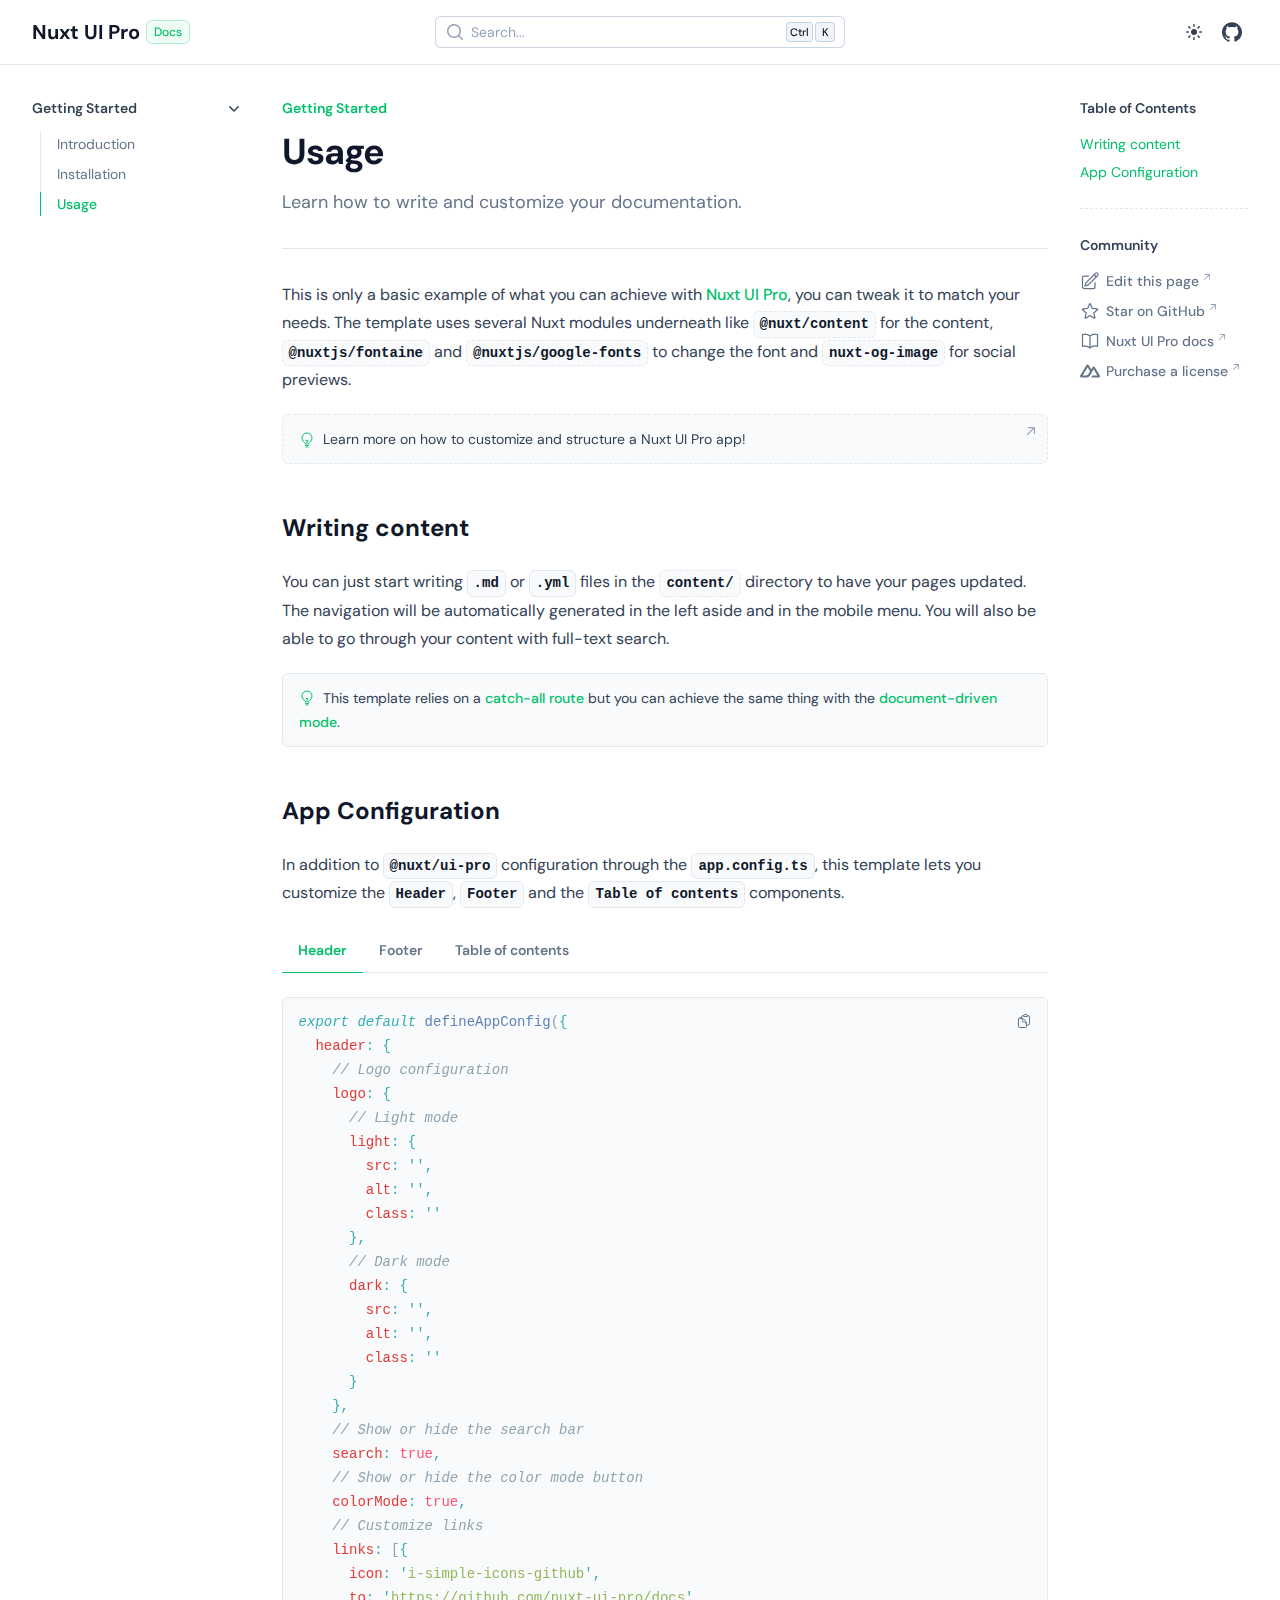
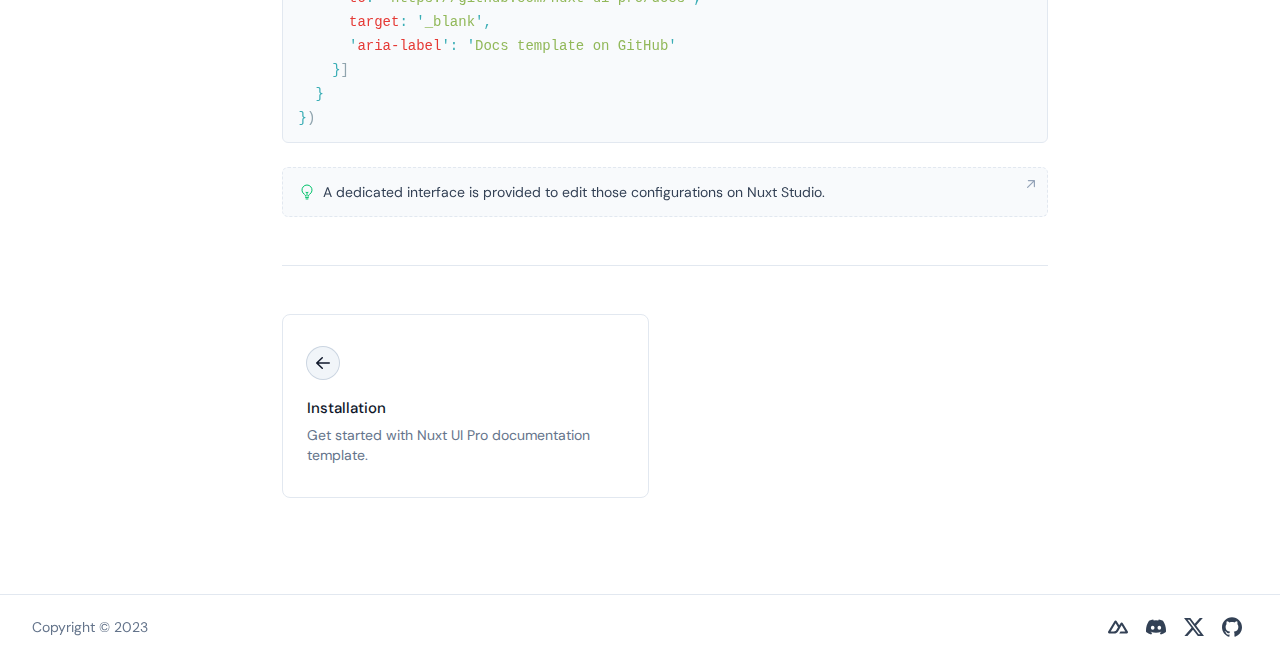
<file: getting-started/usage/index.html>
<!DOCTYPE html><html  lang="en" data-capo=""><head><meta charset="utf-8">
<meta name="viewport" content="width=device-width, initial-scale=1">
<style id="nuxt-ui-colors">:root {
--color-primary-50: 239 253 245;
--color-primary-100: 217 251 232;
--color-primary-200: 179 245 209;
--color-primary-300: 117 237 174;
--color-primary-400: 0 220 130;
--color-primary-500: 0 193 106;
--color-primary-600: 0 161 85;
--color-primary-700: 0 127 69;
--color-primary-800: 1 101 56;
--color-primary-900: 10 83 49;
--color-primary-950: 5 46 22;
--color-primary-DEFAULT: var(--color-primary-500);

--color-gray-50: 248 250 252;
--color-gray-100: 241 245 249;
--color-gray-200: 226 232 240;
--color-gray-300: 203 213 225;
--color-gray-400: 148 163 184;
--color-gray-500: 100 116 139;
--color-gray-600: 71 85 105;
--color-gray-700: 51 65 85;
--color-gray-800: 30 41 59;
--color-gray-900: 15 23 42;
--color-gray-950: 2 6 23;
}

.dark {
  --color-primary-DEFAULT: var(--color-primary-400);
}
</style>
<style id="nuxt-ui-variables">:root {
  --header-height: 4rem;

  --ui-background: 255 255 255;
--ui-foreground: var(--color-gray-700);
}

.dark {
  --ui-background: var(--color-gray-900);
--ui-foreground: var(--color-gray-200);
}</style>
<title>Usage - Nuxt UI Pro - Docs template</title>
<meta property="og:image" content="http://localhost/getting-started/usage/__og_image__/og.png">
<meta property="og:image:width" content="1200">
<meta property="og:image:height" content="630">
<meta property="og:image:type" content="image/png">
<meta name="twitter:card" content="summary_large_image">
<meta name="twitter:image:src" content="http://localhost/getting-started/usage/__og_image__/og.png">
<meta name="twitter:image:width" content="1200">
<meta name="twitter:image:height" content="630">
<style>@font-face { font-family: "DM Sans fallback"; src: local("BlinkMacSystemFont"); size-adjust: 111.8837%; ascent-override: 88.6635%; descent-override: 27.7073%; line-gap-override: 0%; } @font-face { font-family: "DM Sans fallback"; src: local("Segoe UI"); size-adjust: 105.1066%; ascent-override: 94.3804%; descent-override: 29.4939%; line-gap-override: 0%; } @font-face { font-family: "DM Sans fallback"; src: local("Roboto"); size-adjust: 104.7605%; ascent-override: 94.6922%; descent-override: 29.5913%; line-gap-override: 0%; } @font-face { font-family: "DM Sans fallback"; src: local("Helvetica Neue"); size-adjust: 103.5556%; ascent-override: 95.794%; descent-override: 29.9356%; line-gap-override: 0%; } @font-face { font-family: "DM Sans fallback"; src: local("Arial"); size-adjust: 104.531%; ascent-override: 94.9001%; descent-override: 29.6563%; line-gap-override: 0%; } @font-face { font-family: "DM Sans fallback"; src: local("Noto Sans"); size-adjust: 98.3122%; ascent-override: 100.903%; descent-override: 31.5322%; line-gap-override: 0%; }  </style>
<style>/*! tailwindcss v3.4.6 | MIT License | https://tailwindcss.com*/*,:after,:before{border-color:rgb(var(--color-gray-200)/1);border-style:solid;border-width:0;box-sizing:border-box}:after,:before{--tw-content:""}:host,html{line-height:1.5;-webkit-text-size-adjust:100%;font-family:DM Sans,DM Sans fallback,ui-sans-serif,system-ui,sans-serif,Apple Color Emoji,Segoe UI Emoji,Segoe UI Symbol,Noto Color Emoji;font-feature-settings:normal;font-variation-settings:normal;tab-size:4;-webkit-tap-highlight-color:transparent}body{line-height:inherit;margin:0}hr{border-top-width:1px;color:inherit;height:0}abbr:where([title]){-webkit-text-decoration:underline dotted;text-decoration:underline dotted}h1,h2,h3,h4,h5,h6{font-size:inherit;font-weight:inherit}a{color:inherit;text-decoration:inherit}b,strong{font-weight:bolder}code,kbd,pre,samp{font-family:ui-monospace,SFMono-Regular,Menlo,Monaco,Consolas,Liberation Mono,Courier New,monospace;font-feature-settings:normal;font-size:1em;font-variation-settings:normal}small{font-size:80%}sub,sup{font-size:75%;line-height:0;position:relative;vertical-align:initial}sub{bottom:-.25em}sup{top:-.5em}table{border-collapse:collapse;border-color:inherit;text-indent:0}button,input,optgroup,select,textarea{color:inherit;font-family:inherit;font-feature-settings:inherit;font-size:100%;font-variation-settings:inherit;font-weight:inherit;letter-spacing:inherit;line-height:inherit;margin:0;padding:0}button,select{text-transform:none}button,input:where([type=button]),input:where([type=reset]),input:where([type=submit]){-webkit-appearance:button;background-color:initial;background-image:none}:-moz-focusring{outline:auto}:-moz-ui-invalid{box-shadow:none}progress{vertical-align:initial}::-webkit-inner-spin-button,::-webkit-outer-spin-button{height:auto}[type=search]{-webkit-appearance:textfield;outline-offset:-2px}::-webkit-search-decoration{-webkit-appearance:none}::-webkit-file-upload-button{-webkit-appearance:button;font:inherit}summary{display:list-item}blockquote,dd,dl,figure,h1,h2,h3,h4,h5,h6,hr,p,pre{margin:0}fieldset{margin:0}fieldset,legend{padding:0}menu,ol,ul{list-style:none;margin:0;padding:0}dialog{padding:0}textarea{resize:vertical}input::placeholder,textarea::placeholder{color:rgb(var(--color-gray-400)/1);opacity:1}[role=button],button{cursor:pointer}:disabled{cursor:default}audio,canvas,embed,iframe,img,object,svg,video{display:block;vertical-align:middle}img,video{height:auto;max-width:100%}[hidden]{display:none}*,::backdrop,:after,:before{--tw-border-spacing-x:0;--tw-border-spacing-y:0;--tw-translate-x:0;--tw-translate-y:0;--tw-rotate:0;--tw-skew-x:0;--tw-skew-y:0;--tw-scale-x:1;--tw-scale-y:1;--tw-pan-x: ;--tw-pan-y: ;--tw-pinch-zoom: ;--tw-scroll-snap-strictness:proximity;--tw-gradient-from-position: ;--tw-gradient-via-position: ;--tw-gradient-to-position: ;--tw-ordinal: ;--tw-slashed-zero: ;--tw-numeric-figure: ;--tw-numeric-spacing: ;--tw-numeric-fraction: ;--tw-ring-inset: ;--tw-ring-offset-width:0px;--tw-ring-offset-color:#fff;--tw-ring-color:#3b82f680;--tw-ring-offset-shadow:0 0 #0000;--tw-ring-shadow:0 0 #0000;--tw-shadow:0 0 #0000;--tw-shadow-colored:0 0 #0000;--tw-blur: ;--tw-brightness: ;--tw-contrast: ;--tw-grayscale: ;--tw-hue-rotate: ;--tw-invert: ;--tw-saturate: ;--tw-sepia: ;--tw-drop-shadow: ;--tw-backdrop-blur: ;--tw-backdrop-brightness: ;--tw-backdrop-contrast: ;--tw-backdrop-grayscale: ;--tw-backdrop-hue-rotate: ;--tw-backdrop-invert: ;--tw-backdrop-opacity: ;--tw-backdrop-saturate: ;--tw-backdrop-sepia: ;--tw-contain-size: ;--tw-contain-layout: ;--tw-contain-paint: ;--tw-contain-style: }.container{width:100%}@media (min-width:640px){.container{max-width:640px}}@media (min-width:768px){.container{max-width:768px}}@media (min-width:1024px){.container{max-width:1024px}}@media (min-width:1280px){.container{max-width:1280px}}@media (min-width:1536px){.container{max-width:1536px}}.form-input,.form-multiselect,.form-select,.form-textarea{appearance:none;background-color:#fff;border-color:rgb(var(--color-gray-500)/var(--tw-border-opacity,1));border-radius:0;border-width:1px;font-size:1rem;line-height:1.5rem;padding:.5rem .75rem;--tw-shadow:0 0 #0000}.form-input:focus,.form-multiselect:focus,.form-select:focus,.form-textarea:focus{outline:2px solid #0000;outline-offset:2px;--tw-ring-inset:var(--tw-empty,/*!*/ /*!*/);--tw-ring-offset-width:0px;--tw-ring-offset-color:#fff;--tw-ring-color:#2563eb;--tw-ring-offset-shadow:var(--tw-ring-inset) 0 0 0 var(--tw-ring-offset-width) var(--tw-ring-offset-color);--tw-ring-shadow:var(--tw-ring-inset) 0 0 0 calc(1px + var(--tw-ring-offset-width)) var(--tw-ring-color);border-color:#2563eb;box-shadow:var(--tw-ring-offset-shadow),var(--tw-ring-shadow),var(--tw-shadow)}.form-input::placeholder,.form-textarea::placeholder{color:rgb(var(--color-gray-500)/var(--tw-text-opacity,1));opacity:1}.form-input::-webkit-datetime-edit-fields-wrapper{padding:0}.form-input::-webkit-date-and-time-value{min-height:1.5em;text-align:inherit}.form-input::-webkit-datetime-edit{display:inline-flex}.form-input::-webkit-datetime-edit,.form-input::-webkit-datetime-edit-day-field,.form-input::-webkit-datetime-edit-hour-field,.form-input::-webkit-datetime-edit-meridiem-field,.form-input::-webkit-datetime-edit-millisecond-field,.form-input::-webkit-datetime-edit-minute-field,.form-input::-webkit-datetime-edit-month-field,.form-input::-webkit-datetime-edit-second-field,.form-input::-webkit-datetime-edit-year-field{padding-bottom:0;padding-top:0}.form-select{background-image:url("data:image/svg+xml;charset=utf-8,%3Csvg xmlns='http://www.w3.org/2000/svg' fill='none' viewBox='0 0 20 20'%3E%3Cpath stroke='rgb(var(--color-gray-500) / var(--tw-stroke-opacity, 1))' stroke-linecap='round' stroke-linejoin='round' stroke-width='1.5' d='m6 8 4 4 4-4'/%3E%3C/svg%3E");background-position:right .5rem center;background-repeat:no-repeat;background-size:1.5em 1.5em;padding-right:2.5rem;-webkit-print-color-adjust:exact;print-color-adjust:exact}.form-select:where([size]:not([size="1"])){background-image:none;background-position:0 0;background-repeat:unset;background-size:initial;padding-right:.75rem;-webkit-print-color-adjust:unset;print-color-adjust:unset}.form-checkbox,.form-radio{appearance:none;background-color:#fff;background-origin:border-box;border-color:rgb(var(--color-gray-500)/var(--tw-border-opacity,1));border-width:1px;color:#2563eb;display:inline-block;flex-shrink:0;height:1rem;padding:0;-webkit-print-color-adjust:exact;print-color-adjust:exact;-webkit-user-select:none;user-select:none;vertical-align:middle;width:1rem;--tw-shadow:0 0 #0000}.form-checkbox{border-radius:0}.form-radio{border-radius:100%}.form-checkbox:focus,.form-radio:focus{outline:2px solid #0000;outline-offset:2px;--tw-ring-inset:var(--tw-empty,/*!*/ /*!*/);--tw-ring-offset-width:2px;--tw-ring-offset-color:#fff;--tw-ring-color:#2563eb;--tw-ring-offset-shadow:var(--tw-ring-inset) 0 0 0 var(--tw-ring-offset-width) var(--tw-ring-offset-color);--tw-ring-shadow:var(--tw-ring-inset) 0 0 0 calc(2px + var(--tw-ring-offset-width)) var(--tw-ring-color);box-shadow:var(--tw-ring-offset-shadow),var(--tw-ring-shadow),var(--tw-shadow)}.form-checkbox:checked,.form-radio:checked{background-color:currentColor;background-position:50%;background-repeat:no-repeat;background-size:100% 100%;border-color:#0000}.form-checkbox:checked{background-image:url("data:image/svg+xml;charset=utf-8,%3Csvg xmlns='http://www.w3.org/2000/svg' fill='%23fff' viewBox='0 0 16 16'%3E%3Cpath d='M12.207 4.793a1 1 0 0 1 0 1.414l-5 5a1 1 0 0 1-1.414 0l-2-2a1 1 0 0 1 1.414-1.414L6.5 9.086l4.293-4.293a1 1 0 0 1 1.414 0'/%3E%3C/svg%3E")}@media (forced-colors:active) {.form-checkbox:checked{appearance:auto}}.form-radio:checked{background-image:url("data:image/svg+xml;charset=utf-8,%3Csvg xmlns='http://www.w3.org/2000/svg' fill='%23fff' viewBox='0 0 16 16'%3E%3Ccircle cx='8' cy='8' r='3'/%3E%3C/svg%3E")}@media (forced-colors:active) {.form-radio:checked{appearance:auto}}.form-checkbox:checked:focus,.form-checkbox:checked:hover,.form-checkbox:indeterminate,.form-radio:checked:focus,.form-radio:checked:hover{background-color:currentColor;border-color:#0000}.form-checkbox:indeterminate{background-image:url("data:image/svg+xml;charset=utf-8,%3Csvg xmlns='http://www.w3.org/2000/svg' fill='none' viewBox='0 0 16 16'%3E%3Cpath stroke='%23fff' stroke-linecap='round' stroke-linejoin='round' stroke-width='2' d='M4 8h8'/%3E%3C/svg%3E");background-position:50%;background-repeat:no-repeat;background-size:100% 100%}@media (forced-colors:active) {.form-checkbox:indeterminate{appearance:auto}}.form-checkbox:indeterminate:focus,.form-checkbox:indeterminate:hover{background-color:currentColor;border-color:#0000}.prose{color:var(--tw-prose-body);max-width:65ch}.prose :where(p):not(:where([class~=not-prose],[class~=not-prose] *)){margin-bottom:1.25em;margin-top:1.25em}.prose :where([class~=lead]):not(:where([class~=not-prose],[class~=not-prose] *)){color:var(--tw-prose-lead);font-size:1.25em;line-height:1.6;margin-bottom:1.2em;margin-top:1.2em}.prose :where(a):not(:where([class~=not-prose],[class~=not-prose] *)){border-bottom:1px solid #0000;color:var(--tw-prose-links);font-weight:500;text-decoration:none}.prose :where(strong):not(:where([class~=not-prose],[class~=not-prose] *)){color:var(--tw-prose-bold);font-weight:600}.prose :where(a strong):not(:where([class~=not-prose],[class~=not-prose] *)){color:inherit}.prose :where(blockquote strong):not(:where([class~=not-prose],[class~=not-prose] *)){color:inherit}.prose :where(thead th strong):not(:where([class~=not-prose],[class~=not-prose] *)){color:inherit}.prose :where(ol):not(:where([class~=not-prose],[class~=not-prose] *)){list-style-type:decimal;margin-bottom:1.25em;margin-top:1.25em;padding-inline-start:1.625em}.prose :where(ol[type=A]):not(:where([class~=not-prose],[class~=not-prose] *)){list-style-type:upper-alpha}.prose :where(ol[type=a]):not(:where([class~=not-prose],[class~=not-prose] *)){list-style-type:lower-alpha}.prose :where(ol[type=A s]):not(:where([class~=not-prose],[class~=not-prose] *)){list-style-type:upper-alpha}.prose :where(ol[type=a s]):not(:where([class~=not-prose],[class~=not-prose] *)){list-style-type:lower-alpha}.prose :where(ol[type=I]):not(:where([class~=not-prose],[class~=not-prose] *)){list-style-type:upper-roman}.prose :where(ol[type=i]):not(:where([class~=not-prose],[class~=not-prose] *)){list-style-type:lower-roman}.prose :where(ol[type=I s]):not(:where([class~=not-prose],[class~=not-prose] *)){list-style-type:upper-roman}.prose :where(ol[type=i s]):not(:where([class~=not-prose],[class~=not-prose] *)){list-style-type:lower-roman}.prose :where(ol[type="1"]):not(:where([class~=not-prose],[class~=not-prose] *)){list-style-type:decimal}.prose :where(ul):not(:where([class~=not-prose],[class~=not-prose] *)){list-style-type:disc;margin-bottom:1.25em;margin-top:1.25em;padding-inline-start:1.625em}.prose :where(ol>li):not(:where([class~=not-prose],[class~=not-prose] *))::marker{color:var(--tw-prose-counters);font-weight:400}.prose :where(ul>li):not(:where([class~=not-prose],[class~=not-prose] *))::marker{color:var(--tw-prose-bullets)}.prose :where(dt):not(:where([class~=not-prose],[class~=not-prose] *)){color:var(--tw-prose-headings);font-weight:600;margin-top:1.25em}.prose :where(hr):not(:where([class~=not-prose],[class~=not-prose] *)){border-color:var(--tw-prose-hr);border-top-width:1px;margin-bottom:3em;margin-top:3em}.prose :where(blockquote):not(:where([class~=not-prose],[class~=not-prose] *)){border-inline-start-color:var(--tw-prose-quote-borders);border-inline-start-width:.25rem;color:var(--tw-prose-quotes);font-style:italic;font-weight:500;margin-bottom:1.6em;margin-top:1.6em;padding-inline-start:1em;quotes:"\201C""\201D""\2018""\2019"}.prose :where(h1):not(:where([class~=not-prose],[class~=not-prose] *)){color:var(--tw-prose-headings);font-size:2.25em;font-weight:800;line-height:1.1111111;margin-bottom:.8888889em;margin-top:0}.prose :where(h1 strong):not(:where([class~=not-prose],[class~=not-prose] *)){color:inherit;font-weight:900}.prose :where(h2):not(:where([class~=not-prose],[class~=not-prose] *)){color:var(--tw-prose-headings);font-size:1.5em;font-weight:700;line-height:1.3333333;margin-bottom:1em;margin-top:2em}.prose :where(h2 strong):not(:where([class~=not-prose],[class~=not-prose] *)){color:inherit;font-weight:800}.prose :where(h3):not(:where([class~=not-prose],[class~=not-prose] *)){color:var(--tw-prose-headings);font-size:1.25em;font-weight:600;line-height:1.6;margin-bottom:.6em;margin-top:1.6em}.prose :where(h3 strong):not(:where([class~=not-prose],[class~=not-prose] *)){color:inherit;font-weight:700}.prose :where(h4):not(:where([class~=not-prose],[class~=not-prose] *)){color:var(--tw-prose-headings);font-weight:600;line-height:1.5;margin-bottom:.5em;margin-top:1.5em}.prose :where(h4 strong):not(:where([class~=not-prose],[class~=not-prose] *)){color:inherit;font-weight:700}.prose :where(img):not(:where([class~=not-prose],[class~=not-prose] *)){margin-bottom:2em;margin-top:2em}.prose :where(picture):not(:where([class~=not-prose],[class~=not-prose] *)){display:block;margin-bottom:2em;margin-top:2em}.prose :where(video):not(:where([class~=not-prose],[class~=not-prose] *)){margin-bottom:2em;margin-top:2em}.prose :where(kbd):not(:where([class~=not-prose],[class~=not-prose] *)){border-radius:.3125rem;box-shadow:0 0 0 1px rgb(var(--tw-prose-kbd-shadows)/10%),0 3px 0 rgb(var(--tw-prose-kbd-shadows)/10%);color:var(--tw-prose-kbd);font-family:inherit;font-size:.875em;font-weight:500;padding-inline-end:.375em;padding-bottom:.1875em;padding-top:.1875em;padding-inline-start:.375em}.prose :where(code):not(:where([class~=not-prose],[class~=not-prose] *)){background-color:var(--tw-prose-pre-bg);border:1px solid var(--tw-prose-pre-border);border-radius:.375rem;color:var(--tw-prose-code);display:inline-block;font-size:.875em;font-weight:600;padding:0 .375rem}.prose :where(a code):not(:where([class~=not-prose],[class~=not-prose] *)){border:1px dashed var(--tw-prose-pre-border);color:var(--tw-prose-code)}.prose :where(h1 code):not(:where([class~=not-prose],[class~=not-prose] *)){color:inherit}.prose :where(h2 code):not(:where([class~=not-prose],[class~=not-prose] *)){color:inherit;font-size:.875em}.prose :where(h3 code):not(:where([class~=not-prose],[class~=not-prose] *)){color:inherit;font-size:.9em}.prose :where(h4 code):not(:where([class~=not-prose],[class~=not-prose] *)){color:inherit}.prose :where(blockquote code):not(:where([class~=not-prose],[class~=not-prose] *)){color:inherit}.prose :where(thead th code):not(:where([class~=not-prose],[class~=not-prose] *)){color:inherit}.prose :where(pre):not(:where([class~=not-prose],[class~=not-prose] *)){background-color:var(--tw-prose-pre-bg)!important;border:1px solid var(--tw-prose-pre-border);border-radius:.375rem;color:var(--tw-prose-pre-code)!important;font-size:.875em;font-weight:400;line-height:1.7142857;margin-bottom:1.7142857em;margin-top:1.7142857em;overflow-x:auto;padding-inline-end:1.1428571em;padding-bottom:.8571429em;padding-top:.8571429em;padding-inline-start:1.1428571em;white-space:pre-wrap;word-break:break-word}.prose :where(pre code):not(:where([class~=not-prose],[class~=not-prose] *)){background-color:initial;border-radius:0;border-width:0;color:inherit;font-family:inherit;font-size:inherit;font-weight:inherit;line-height:inherit;padding:0}.prose :where(pre code):not(:where([class~=not-prose],[class~=not-prose] *)):before{content:none}.prose :where(pre code):not(:where([class~=not-prose],[class~=not-prose] *)):after{content:none}.prose :where(table):not(:where([class~=not-prose],[class~=not-prose] *)){display:block;font-size:.875em;line-height:1.7142857;margin-bottom:2em;margin-top:2em;overflow-x:auto;table-layout:auto;text-align:start;width:100%}.prose :where(thead):not(:where([class~=not-prose],[class~=not-prose] *)){border-bottom-color:var(--tw-prose-th-borders);border-bottom-width:1px}.prose :where(thead th):not(:where([class~=not-prose],[class~=not-prose] *)){color:var(--tw-prose-headings);font-weight:600;padding-inline-end:.5714286em;padding-bottom:.5714286em;padding-inline-start:.5714286em;vertical-align:bottom}.prose :where(tbody tr):not(:where([class~=not-prose],[class~=not-prose] *)){border-bottom-color:var(--tw-prose-td-borders);border-bottom-width:1px}.prose :where(tbody tr:last-child):not(:where([class~=not-prose],[class~=not-prose] *)){border-bottom-width:0}.prose :where(tbody td):not(:where([class~=not-prose],[class~=not-prose] *)){vertical-align:initial}.prose :where(tfoot):not(:where([class~=not-prose],[class~=not-prose] *)){border-top-color:var(--tw-prose-th-borders);border-top-width:1px}.prose :where(tfoot td):not(:where([class~=not-prose],[class~=not-prose] *)){vertical-align:top}.prose :where(figure>*):not(:where([class~=not-prose],[class~=not-prose] *)){margin-bottom:0;margin-top:0}.prose :where(figcaption):not(:where([class~=not-prose],[class~=not-prose] *)){color:var(--tw-prose-captions);font-size:.875em;line-height:1.4285714;margin-top:.8571429em}.prose{--tw-prose-body:#374151;--tw-prose-headings:#111827;--tw-prose-lead:#4b5563;--tw-prose-links:#111827;--tw-prose-bold:#111827;--tw-prose-counters:#6b7280;--tw-prose-bullets:#d1d5db;--tw-prose-hr:#e5e7eb;--tw-prose-quotes:#111827;--tw-prose-quote-borders:#e5e7eb;--tw-prose-captions:#6b7280;--tw-prose-kbd:#111827;--tw-prose-kbd-shadows:17 24 39;--tw-prose-code:#111827;--tw-prose-pre-code:#e5e7eb;--tw-prose-pre-bg:#1f2937;--tw-prose-th-borders:#d1d5db;--tw-prose-td-borders:#e5e7eb;--tw-prose-invert-body:#d1d5db;--tw-prose-invert-headings:#fff;--tw-prose-invert-lead:#9ca3af;--tw-prose-invert-links:#fff;--tw-prose-invert-bold:#fff;--tw-prose-invert-counters:#9ca3af;--tw-prose-invert-bullets:#4b5563;--tw-prose-invert-hr:#374151;--tw-prose-invert-quotes:#f3f4f6;--tw-prose-invert-quote-borders:#374151;--tw-prose-invert-captions:#9ca3af;--tw-prose-invert-kbd:#fff;--tw-prose-invert-kbd-shadows:255 255 255;--tw-prose-invert-code:#fff;--tw-prose-invert-pre-code:#d1d5db;--tw-prose-invert-pre-bg:#00000080;--tw-prose-invert-th-borders:#4b5563;--tw-prose-invert-td-borders:#374151;font-size:1rem;line-height:1.75}.prose :where(picture>img):not(:where([class~=not-prose],[class~=not-prose] *)){margin-bottom:0;margin-top:0}.prose :where(li):not(:where([class~=not-prose],[class~=not-prose] *)){margin-bottom:.5em;margin-top:.5em}.prose :where(ol>li):not(:where([class~=not-prose],[class~=not-prose] *)){padding-inline-start:.375em}.prose :where(ul>li):not(:where([class~=not-prose],[class~=not-prose] *)){padding-inline-start:.375em}.prose :where(.prose>ul>li p):not(:where([class~=not-prose],[class~=not-prose] *)){margin-bottom:.75em;margin-top:.75em}.prose :where(.prose>ul>li>p:first-child):not(:where([class~=not-prose],[class~=not-prose] *)){margin-top:1.25em}.prose :where(.prose>ul>li>p:last-child):not(:where([class~=not-prose],[class~=not-prose] *)){margin-bottom:1.25em}.prose :where(.prose>ol>li>p:first-child):not(:where([class~=not-prose],[class~=not-prose] *)){margin-top:1.25em}.prose :where(.prose>ol>li>p:last-child):not(:where([class~=not-prose],[class~=not-prose] *)){margin-bottom:1.25em}.prose :where(ul ul,ul ol,ol ul,ol ol):not(:where([class~=not-prose],[class~=not-prose] *)){margin-bottom:.75em;margin-top:.75em}.prose :where(dl):not(:where([class~=not-prose],[class~=not-prose] *)){margin-bottom:1.25em;margin-top:1.25em}.prose :where(dd):not(:where([class~=not-prose],[class~=not-prose] *)){margin-top:.5em;padding-inline-start:1.625em}.prose :where(hr+*):not(:where([class~=not-prose],[class~=not-prose] *)){margin-top:0}.prose :where(h2+*):not(:where([class~=not-prose],[class~=not-prose] *)){margin-top:0}.prose :where(h3+*):not(:where([class~=not-prose],[class~=not-prose] *)){margin-top:0}.prose :where(h4+*):not(:where([class~=not-prose],[class~=not-prose] *)){margin-top:0}.prose :where(thead th:first-child):not(:where([class~=not-prose],[class~=not-prose] *)){padding-inline-start:0}.prose :where(thead th:last-child):not(:where([class~=not-prose],[class~=not-prose] *)){padding-inline-end:0}.prose :where(tbody td,tfoot td):not(:where([class~=not-prose],[class~=not-prose] *)){padding-inline-end:.5714286em;padding-bottom:.5714286em;padding-top:.5714286em;padding-inline-start:.5714286em}.prose :where(tbody td:first-child,tfoot td:first-child):not(:where([class~=not-prose],[class~=not-prose] *)){padding-inline-start:0}.prose :where(tbody td:last-child,tfoot td:last-child):not(:where([class~=not-prose],[class~=not-prose] *)){padding-inline-end:0}.prose :where(figure):not(:where([class~=not-prose],[class~=not-prose] *)){margin-bottom:2em;margin-top:2em}.prose :where(.prose>:first-child):not(:where([class~=not-prose],[class~=not-prose] *)){margin-top:0}.prose :where(.prose>:last-child):not(:where([class~=not-prose],[class~=not-prose] *)){margin-bottom:0}.prose :where(h1,h2,h3,h4):not(:where([class~=not-prose],[class~=not-prose] *)){font-weight:700;scroll-margin-top:var(--scroll-mt)}.prose :where(h1 a,h2 a,h3 a,h4 a):not(:where([class~=not-prose],[class~=not-prose] *)){border-bottom:none!important;color:inherit;font-weight:inherit}.prose :where(a:hover):not(:where([class~=not-prose],[class~=not-prose] *)){border-color:var(--tw-prose-links)}.prose :where(a:has(>code)):not(:where([class~=not-prose],[class~=not-prose] *)){border-color:#0000!important}.prose :where(a:hover code):not(:where([class~=not-prose],[class~=not-prose] *)){border-color:var(--tw-prose-links);color:var(--tw-prose-links)}.prose :where(input[type=checkbox]):not(:where([class~=not-prose],[class~=not-prose] *)){border-color:rgb(var(--color-gray-300));border-radius:.25rem;color:rgb(var(--color-primary-500));height:1rem;margin-bottom:0!important;margin-top:-3.5px!important;width:1rem}.prose :where(input[type=checkbox]):not(:where([class~=not-prose],[class~=not-prose] *)):focus{--tw-ring-offset-width:0}.prose :where(input[type=checkbox]:checked):not(:where([class~=not-prose],[class~=not-prose] *)){border-color:rgb(var(--color-primary-500))}.prose :where(input[type=checkbox]:disabled):not(:where([class~=not-prose],[class~=not-prose] *)){cursor:not-allowed;opacity:.5}.prose :where(ul.contains-task-list):not(:where([class~=not-prose],[class~=not-prose] *)){margin-left:-1.625em}.prose :where(ul ul):not(:where([class~=not-prose],[class~=not-prose] *)){padding-left:1.5rem}.prose :where(ul ol):not(:where([class~=not-prose],[class~=not-prose] *)){padding-left:1.5rem}.prose :where(ul>li.task-list-item):not(:where([class~=not-prose],[class~=not-prose] *)){padding-left:0!important}.prose :where(ul>li.task-list-item input):not(:where([class~=not-prose],[class~=not-prose] *)){margin-right:7px}.prose :where(ul>li.task-list-item>ul.contains-task-list):not(:where([class~=not-prose],[class~=not-prose] *)){margin-left:0}.prose :where(ul>li.task-list-item a):not(:where([class~=not-prose],[class~=not-prose] *)){margin-bottom:0}.prose :where(ul>li.task-list-item):not(:where([class~=not-prose],[class~=not-prose] *))::marker{content:none}.prose :where(ul>li>p):not(:where([class~=not-prose],[class~=not-prose] *)){margin:0}.prose :where(ul>li>span.issue-badge,p>span.issue-badge):not(:where([class~=not-prose],[class~=not-prose] *)){margin:0!important;vertical-align:text-top}.prose :where(ul>li>button):not(:where([class~=not-prose],[class~=not-prose] *)){vertical-align:initial!important}.prose :where(table code):not(:where([class~=not-prose],[class~=not-prose] *)){display:inline-flex}.prose-primary{--tw-prose-body:rgb(var(--color-gray-700));--tw-prose-headings:rgb(var(--color-gray-900));--tw-prose-lead:rgb(var(--color-gray-600));--tw-prose-links:rgb(var(--color-primary-500));--tw-prose-bold:rgb(var(--color-gray-900));--tw-prose-counters:rgb(var(--color-gray-500));--tw-prose-bullets:rgb(var(--color-gray-300));--tw-prose-hr:rgb(var(--color-gray-200));--tw-prose-quotes:rgb(var(--color-gray-900));--tw-prose-quote-borders:rgb(var(--color-gray-200));--tw-prose-captions:rgb(var(--color-gray-500));--tw-prose-code:rgb(var(--color-gray-900));--tw-prose-pre-code:rgb(var(--color-gray-900));--tw-prose-pre-bg:rgb(var(--color-gray-50));--tw-prose-pre-border:rgb(var(--color-gray-200));--tw-prose-th-borders:rgb(var(--color-gray-300));--tw-prose-td-borders:rgb(var(--color-gray-200));--tw-prose-invert-body:rgb(var(--color-gray-200));--tw-prose-invert-headings:#fff;--tw-prose-invert-lead:rgb(var(--color-gray-400));--tw-prose-invert-links:rgb(var(--color-primary-400));--tw-prose-invert-bold:#fff;--tw-prose-invert-counters:rgb(var(--color-gray-400));--tw-prose-invert-bullets:rgb(var(--color-gray-600));--tw-prose-invert-hr:rgb(var(--color-gray-800));--tw-prose-invert-quotes:rgb(var(--color-gray-100));--tw-prose-invert-quote-borders:rgb(var(--color-gray-700));--tw-prose-invert-captions:rgb(var(--color-gray-400));--tw-prose-invert-code:#fff;--tw-prose-invert-pre-code:#fff;--tw-prose-invert-pre-bg:rgb(var(--color-gray-800));--tw-prose-invert-pre-border:rgb(var(--color-gray-700));--tw-prose-invert-th-borders:rgb(var(--color-gray-700));--tw-prose-invert-td-borders:rgb(var(--color-gray-800))}.i-heroicons-arrow-left-20-solid{--svg:url("data:image/svg+xml;charset=utf-8,%3Csvg xmlns='http://www.w3.org/2000/svg' width='20' height='20' viewBox='0 0 20 20'%3E%3Cpath fill-rule='evenodd' d='M17 10a.75.75 0 0 1-.75.75H5.612l4.158 3.96a.75.75 0 1 1-1.04 1.08l-5.5-5.25a.75.75 0 0 1 0-1.08l5.5-5.25a.75.75 0 1 1 1.04 1.08L5.612 9.25H16.25A.75.75 0 0 1 17 10' clip-rule='evenodd'/%3E%3C/svg%3E")}.i-heroicons-arrow-left-20-solid,.i-heroicons-arrow-path-20-solid{background-color:currentColor;display:inline-block;height:1em;-webkit-mask-image:var(--svg);mask-image:var(--svg);-webkit-mask-repeat:no-repeat;mask-repeat:no-repeat;-webkit-mask-size:100% 100%;mask-size:100% 100%;width:1em}.i-heroicons-arrow-path-20-solid{--svg:url("data:image/svg+xml;charset=utf-8,%3Csvg xmlns='http://www.w3.org/2000/svg' width='20' height='20' viewBox='0 0 20 20'%3E%3Cpath fill-rule='evenodd' d='M15.312 11.424a5.5 5.5 0 0 1-9.201 2.466l-.312-.311h2.433a.75.75 0 0 0 0-1.5H3.989a.75.75 0 0 0-.75.75v4.242a.75.75 0 0 0 1.5 0v-2.43l.31.31a7 7 0 0 0 11.712-3.138.75.75 0 0 0-1.449-.39m1.23-3.723a.75.75 0 0 0 .219-.53V2.929a.75.75 0 0 0-1.5 0V5.36l-.31-.31A7 7 0 0 0 3.239 8.188a.75.75 0 1 0 1.448.389A5.5 5.5 0 0 1 13.89 6.11l.311.31h-2.432a.75.75 0 0 0 0 1.5h4.243a.75.75 0 0 0 .53-.219' clip-rule='evenodd'/%3E%3C/svg%3E")}.i-heroicons-arrow-right-20-solid{--svg:url("data:image/svg+xml;charset=utf-8,%3Csvg xmlns='http://www.w3.org/2000/svg' width='20' height='20' viewBox='0 0 20 20'%3E%3Cpath fill-rule='evenodd' d='M3 10a.75.75 0 0 1 .75-.75h10.638L10.23 5.29a.75.75 0 1 1 1.04-1.08l5.5 5.25a.75.75 0 0 1 0 1.08l-5.5 5.25a.75.75 0 1 1-1.04-1.08l4.158-3.96H3.75A.75.75 0 0 1 3 10' clip-rule='evenodd'/%3E%3C/svg%3E")}.i-heroicons-arrow-right-20-solid,.i-heroicons-arrow-top-right-on-square-20-solid{background-color:currentColor;display:inline-block;height:1em;-webkit-mask-image:var(--svg);mask-image:var(--svg);-webkit-mask-repeat:no-repeat;mask-repeat:no-repeat;-webkit-mask-size:100% 100%;mask-size:100% 100%;width:1em}.i-heroicons-arrow-top-right-on-square-20-solid{--svg:url("data:image/svg+xml;charset=utf-8,%3Csvg xmlns='http://www.w3.org/2000/svg' width='20' height='20' viewBox='0 0 20 20'%3E%3Cg fill-rule='evenodd' clip-rule='evenodd'%3E%3Cpath d='M4.25 5.5a.75.75 0 0 0-.75.75v8.5c0 .414.336.75.75.75h8.5a.75.75 0 0 0 .75-.75v-4a.75.75 0 0 1 1.5 0v4A2.25 2.25 0 0 1 12.75 17h-8.5A2.25 2.25 0 0 1 2 14.75v-8.5A2.25 2.25 0 0 1 4.25 4h5a.75.75 0 0 1 0 1.5z'/%3E%3Cpath d='M6.194 12.753a.75.75 0 0 0 1.06.053L16.5 4.44v2.81a.75.75 0 0 0 1.5 0v-4.5a.75.75 0 0 0-.75-.75h-4.5a.75.75 0 0 0 0 1.5h2.553l-9.056 8.194a.75.75 0 0 0-.053 1.06'/%3E%3C/g%3E%3C/svg%3E")}.i-heroicons-arrow-up-right-20-solid{--svg:url("data:image/svg+xml;charset=utf-8,%3Csvg xmlns='http://www.w3.org/2000/svg' width='20' height='20' viewBox='0 0 20 20'%3E%3Cpath fill-rule='evenodd' d='M5.22 14.78a.75.75 0 0 0 1.06 0l7.22-7.22v5.69a.75.75 0 0 0 1.5 0v-7.5a.75.75 0 0 0-.75-.75h-7.5a.75.75 0 0 0 0 1.5h5.69l-7.22 7.22a.75.75 0 0 0 0 1.06' clip-rule='evenodd'/%3E%3C/svg%3E")}.i-heroicons-arrow-up-right-20-solid,.i-heroicons-arrows-up-down-20-solid{background-color:currentColor;display:inline-block;height:1em;-webkit-mask-image:var(--svg);mask-image:var(--svg);-webkit-mask-repeat:no-repeat;mask-repeat:no-repeat;-webkit-mask-size:100% 100%;mask-size:100% 100%;width:1em}.i-heroicons-arrows-up-down-20-solid{--svg:url("data:image/svg+xml;charset=utf-8,%3Csvg xmlns='http://www.w3.org/2000/svg' width='20' height='20' viewBox='0 0 20 20'%3E%3Cpath fill-rule='evenodd' d='M2.24 6.8a.75.75 0 0 0 1.06-.04l1.95-2.1v8.59a.75.75 0 0 0 1.5 0V4.66l1.95 2.1a.75.75 0 1 0 1.1-1.02l-3.25-3.5a.75.75 0 0 0-1.1 0L2.2 5.74a.75.75 0 0 0 .04 1.06m8 6.4a.75.75 0 0 0-.04 1.06l3.25 3.5a.75.75 0 0 0 1.1 0l3.25-3.5a.75.75 0 1 0-1.1-1.02l-1.95 2.1V6.75a.75.75 0 0 0-1.5 0v8.59l-1.95-2.1a.75.75 0 0 0-1.06-.04' clip-rule='evenodd'/%3E%3C/svg%3E")}.i-heroicons-bars-3{--svg:url("data:image/svg+xml;charset=utf-8,%3Csvg xmlns='http://www.w3.org/2000/svg' width='24' height='24' viewBox='0 0 24 24'%3E%3Cpath fill='none' stroke='%23000' stroke-linecap='round' stroke-linejoin='round' stroke-width='1.5' d='M3.75 6.75h16.5M3.75 12h16.5m-16.5 5.25h16.5'/%3E%3C/svg%3E")}.i-heroicons-bars-3,.i-heroicons-bars-arrow-down-20-solid{background-color:currentColor;display:inline-block;height:1em;-webkit-mask-image:var(--svg);mask-image:var(--svg);-webkit-mask-repeat:no-repeat;mask-repeat:no-repeat;-webkit-mask-size:100% 100%;mask-size:100% 100%;width:1em}.i-heroicons-bars-arrow-down-20-solid{--svg:url("data:image/svg+xml;charset=utf-8,%3Csvg xmlns='http://www.w3.org/2000/svg' width='20' height='20' viewBox='0 0 20 20'%3E%3Cpath fill-rule='evenodd' d='M2 3.75A.75.75 0 0 1 2.75 3h11.5a.75.75 0 0 1 0 1.5H2.75A.75.75 0 0 1 2 3.75M2 7.5a.75.75 0 0 1 .75-.75h7.508a.75.75 0 0 1 0 1.5H2.75A.75.75 0 0 1 2 7.5M14 7a.75.75 0 0 1 .75.75v6.59l1.95-2.1a.75.75 0 1 1 1.1 1.02l-3.25 3.5a.75.75 0 0 1-1.1 0l-3.25-3.5a.75.75 0 1 1 1.1-1.02l1.95 2.1V7.75A.75.75 0 0 1 14 7M2 11.25a.75.75 0 0 1 .75-.75h4.562a.75.75 0 0 1 0 1.5H2.75a.75.75 0 0 1-.75-.75' clip-rule='evenodd'/%3E%3C/svg%3E")}.i-heroicons-bars-arrow-up-20-solid{--svg:url("data:image/svg+xml;charset=utf-8,%3Csvg xmlns='http://www.w3.org/2000/svg' width='20' height='20' viewBox='0 0 20 20'%3E%3Cpath fill-rule='evenodd' d='M2 3.75A.75.75 0 0 1 2.75 3h11.5a.75.75 0 0 1 0 1.5H2.75A.75.75 0 0 1 2 3.75M2 7.5a.75.75 0 0 1 .75-.75h6.365a.75.75 0 0 1 0 1.5H2.75A.75.75 0 0 1 2 7.5M14 7a.75.75 0 0 1 .55.24l3.25 3.5a.75.75 0 1 1-1.1 1.02l-1.95-2.1v6.59a.75.75 0 0 1-1.5 0V9.66l-1.95 2.1a.75.75 0 1 1-1.1-1.02l3.25-3.5A.75.75 0 0 1 14 7M2 11.25a.75.75 0 0 1 .75-.75H7A.75.75 0 0 1 7 12H2.75a.75.75 0 0 1-.75-.75' clip-rule='evenodd'/%3E%3C/svg%3E")}.i-heroicons-bars-arrow-up-20-solid,.i-heroicons-book-open{background-color:currentColor;display:inline-block;height:1em;-webkit-mask-image:var(--svg);mask-image:var(--svg);-webkit-mask-repeat:no-repeat;mask-repeat:no-repeat;-webkit-mask-size:100% 100%;mask-size:100% 100%;width:1em}.i-heroicons-book-open{--svg:url("data:image/svg+xml;charset=utf-8,%3Csvg xmlns='http://www.w3.org/2000/svg' width='24' height='24' viewBox='0 0 24 24'%3E%3Cpath fill='none' stroke='%23000' stroke-linecap='round' stroke-linejoin='round' stroke-width='1.5' d='M12 6.042A8.97 8.97 0 0 0 6 3.75c-1.052 0-2.062.18-3 .512v14.25A9 9 0 0 1 6 18c2.305 0 4.408.867 6 2.292m0-14.25a8.97 8.97 0 0 1 6-2.292c1.052 0 2.062.18 3 .512v14.25A9 9 0 0 0 18 18a8.97 8.97 0 0 0-6 2.292m0-14.25v14.25'/%3E%3C/svg%3E")}.i-heroicons-check{--svg:url("data:image/svg+xml;charset=utf-8,%3Csvg xmlns='http://www.w3.org/2000/svg' width='24' height='24' viewBox='0 0 24 24'%3E%3Cpath fill='none' stroke='%23000' stroke-linecap='round' stroke-linejoin='round' stroke-width='1.5' d='m4.5 12.75 6 6 9-13.5'/%3E%3C/svg%3E")}.i-heroicons-check,.i-heroicons-check-20-solid{background-color:currentColor;display:inline-block;height:1em;-webkit-mask-image:var(--svg);mask-image:var(--svg);-webkit-mask-repeat:no-repeat;mask-repeat:no-repeat;-webkit-mask-size:100% 100%;mask-size:100% 100%;width:1em}.i-heroicons-check-20-solid{--svg:url("data:image/svg+xml;charset=utf-8,%3Csvg xmlns='http://www.w3.org/2000/svg' width='20' height='20' viewBox='0 0 20 20'%3E%3Cpath fill-rule='evenodd' d='M16.705 4.153a.75.75 0 0 1 .142 1.052l-8 10.5a.75.75 0 0 1-1.127.075l-4.5-4.5a.75.75 0 0 1 1.06-1.06l3.894 3.893 7.48-9.817a.75.75 0 0 1 1.05-.143' clip-rule='evenodd'/%3E%3C/svg%3E")}.i-heroicons-check-circle{--svg:url("data:image/svg+xml;charset=utf-8,%3Csvg xmlns='http://www.w3.org/2000/svg' width='24' height='24' viewBox='0 0 24 24'%3E%3Cpath fill='none' stroke='%23000' stroke-linecap='round' stroke-linejoin='round' stroke-width='1.5' d='M9 12.75 11.25 15 15 9.75M21 12a9 9 0 1 1-18 0 9 9 0 0 1 18 0'/%3E%3C/svg%3E")}.i-heroicons-check-circle,.i-heroicons-chevron-double-left-20-solid{background-color:currentColor;display:inline-block;height:1em;-webkit-mask-image:var(--svg);mask-image:var(--svg);-webkit-mask-repeat:no-repeat;mask-repeat:no-repeat;-webkit-mask-size:100% 100%;mask-size:100% 100%;width:1em}.i-heroicons-chevron-double-left-20-solid{--svg:url("data:image/svg+xml;charset=utf-8,%3Csvg xmlns='http://www.w3.org/2000/svg' width='20' height='20' viewBox='0 0 20 20'%3E%3Cpath fill-rule='evenodd' d='M4.72 9.47a.75.75 0 0 0 0 1.06l4.25 4.25a.75.75 0 1 0 1.06-1.06L6.31 10l3.72-3.72a.75.75 0 1 0-1.06-1.06zm9.25-4.25L9.72 9.47a.75.75 0 0 0 0 1.06l4.25 4.25a.75.75 0 1 0 1.06-1.06L11.31 10l3.72-3.72a.75.75 0 0 0-1.06-1.06' clip-rule='evenodd'/%3E%3C/svg%3E")}.i-heroicons-chevron-double-right-20-solid{--svg:url("data:image/svg+xml;charset=utf-8,%3Csvg xmlns='http://www.w3.org/2000/svg' width='20' height='20' viewBox='0 0 20 20'%3E%3Cpath fill-rule='evenodd' d='M15.28 9.47a.75.75 0 0 1 0 1.06l-4.25 4.25a.75.75 0 1 1-1.06-1.06L13.69 10 9.97 6.28a.75.75 0 0 1 1.06-1.06zM6.03 5.22l4.25 4.25a.75.75 0 0 1 0 1.06l-4.25 4.25a.75.75 0 0 1-1.06-1.06L8.69 10 4.97 6.28a.75.75 0 0 1 1.06-1.06' clip-rule='evenodd'/%3E%3C/svg%3E")}.i-heroicons-chevron-double-right-20-solid,.i-heroicons-chevron-down-20-solid{background-color:currentColor;display:inline-block;height:1em;-webkit-mask-image:var(--svg);mask-image:var(--svg);-webkit-mask-repeat:no-repeat;mask-repeat:no-repeat;-webkit-mask-size:100% 100%;mask-size:100% 100%;width:1em}.i-heroicons-chevron-down-20-solid{--svg:url("data:image/svg+xml;charset=utf-8,%3Csvg xmlns='http://www.w3.org/2000/svg' width='20' height='20' viewBox='0 0 20 20'%3E%3Cpath fill-rule='evenodd' d='M5.22 8.22a.75.75 0 0 1 1.06 0L10 11.94l3.72-3.72a.75.75 0 1 1 1.06 1.06l-4.25 4.25a.75.75 0 0 1-1.06 0L5.22 9.28a.75.75 0 0 1 0-1.06' clip-rule='evenodd'/%3E%3C/svg%3E")}.i-heroicons-chevron-left-20-solid{--svg:url("data:image/svg+xml;charset=utf-8,%3Csvg xmlns='http://www.w3.org/2000/svg' width='20' height='20' viewBox='0 0 20 20'%3E%3Cpath fill-rule='evenodd' d='M11.78 5.22a.75.75 0 0 1 0 1.06L8.06 10l3.72 3.72a.75.75 0 1 1-1.06 1.06l-4.25-4.25a.75.75 0 0 1 0-1.06l4.25-4.25a.75.75 0 0 1 1.06 0' clip-rule='evenodd'/%3E%3C/svg%3E")}.i-heroicons-chevron-left-20-solid,.i-heroicons-chevron-right-20-solid{background-color:currentColor;display:inline-block;height:1em;-webkit-mask-image:var(--svg);mask-image:var(--svg);-webkit-mask-repeat:no-repeat;mask-repeat:no-repeat;-webkit-mask-size:100% 100%;mask-size:100% 100%;width:1em}.i-heroicons-chevron-right-20-solid{--svg:url("data:image/svg+xml;charset=utf-8,%3Csvg xmlns='http://www.w3.org/2000/svg' width='20' height='20' viewBox='0 0 20 20'%3E%3Cpath fill-rule='evenodd' d='M8.22 5.22a.75.75 0 0 1 1.06 0l4.25 4.25a.75.75 0 0 1 0 1.06l-4.25 4.25a.75.75 0 0 1-1.06-1.06L11.94 10 8.22 6.28a.75.75 0 0 1 0-1.06' clip-rule='evenodd'/%3E%3C/svg%3E")}.i-heroicons-circle-stack-20-solid{--svg:url("data:image/svg+xml;charset=utf-8,%3Csvg xmlns='http://www.w3.org/2000/svg' width='20' height='20' viewBox='0 0 20 20'%3E%3Cpath fill-rule='evenodd' d='M10 1c3.866 0 7 1.79 7 4s-3.134 4-7 4-7-1.79-7-4 3.134-4 7-4m5.694 8.13c.464-.264.91-.583 1.306-.952V10c0 2.21-3.134 4-7 4s-7-1.79-7-4V8.178a7 7 0 0 0 1.306.953C5.838 10.006 7.854 10.5 10 10.5s4.162-.494 5.694-1.37M3 13.179V15c0 2.21 3.134 4 7 4s7-1.79 7-4v-1.822a7 7 0 0 1-1.306.953C14.162 15.006 12.146 15.5 10 15.5s-4.162-.494-5.694-1.37A7 7 0 0 1 3 13.179' clip-rule='evenodd'/%3E%3C/svg%3E")}.i-heroicons-circle-stack-20-solid,.i-heroicons-clipboard-document{background-color:currentColor;display:inline-block;height:1em;-webkit-mask-image:var(--svg);mask-image:var(--svg);-webkit-mask-repeat:no-repeat;mask-repeat:no-repeat;-webkit-mask-size:100% 100%;mask-size:100% 100%;width:1em}.i-heroicons-clipboard-document{--svg:url("data:image/svg+xml;charset=utf-8,%3Csvg xmlns='http://www.w3.org/2000/svg' width='24' height='24' viewBox='0 0 24 24'%3E%3Cpath fill='none' stroke='%23000' stroke-linecap='round' stroke-linejoin='round' stroke-width='1.5' d='M8.25 7.5V6.108c0-1.135.845-2.098 1.976-2.192q.56-.045 1.124-.08M15.75 18H18a2.25 2.25 0 0 0 2.25-2.25V6.108c0-1.135-.845-2.098-1.976-2.192a48 48 0 0 0-1.123-.08M15.75 18.75v-1.875a3.375 3.375 0 0 0-3.375-3.375h-1.5a1.125 1.125 0 0 1-1.125-1.125v-1.5A3.375 3.375 0 0 0 6.375 7.5H5.25m11.9-3.664A2.25 2.25 0 0 0 15 2.25h-1.5a2.25 2.25 0 0 0-2.15 1.586m5.8 0q.099.316.1.664v.75h-6V4.5q.001-.348.1-.664M6.75 7.5H4.875c-.621 0-1.125.504-1.125 1.125v12c0 .621.504 1.125 1.125 1.125h9.75c.621 0 1.125-.504 1.125-1.125V16.5a9 9 0 0 0-9-9'/%3E%3C/svg%3E")}.i-heroicons-clipboard-document-check{--svg:url("data:image/svg+xml;charset=utf-8,%3Csvg xmlns='http://www.w3.org/2000/svg' width='24' height='24' viewBox='0 0 24 24'%3E%3Cpath fill='none' stroke='%23000' stroke-linecap='round' stroke-linejoin='round' stroke-width='1.5' d='M11.35 3.836q-.099.316-.1.664c0 .414.336.75.75.75h4.5a.75.75 0 0 0 .75-.75 2.3 2.3 0 0 0-.1-.664m-5.8 0A2.25 2.25 0 0 1 13.5 2.25H15a2.25 2.25 0 0 1 2.15 1.586m-5.8 0q-.563.035-1.124.08C9.095 4.01 8.25 4.973 8.25 6.108V8.25m8.9-4.414q.564.035 1.124.08c1.131.094 1.976 1.057 1.976 2.192V16.5A2.25 2.25 0 0 1 18 18.75h-2.25m-7.5-10.5H4.875c-.621 0-1.125.504-1.125 1.125v11.25c0 .621.504 1.125 1.125 1.125h9.75c.621 0 1.125-.504 1.125-1.125V18.75m-7.5-10.5h6.375c.621 0 1.125.504 1.125 1.125v9.375m-8.25-3 1.5 1.5 3-3.75'/%3E%3C/svg%3E")}.i-heroicons-clipboard-document-check,.i-heroicons-command-line{background-color:currentColor;display:inline-block;height:1em;-webkit-mask-image:var(--svg);mask-image:var(--svg);-webkit-mask-repeat:no-repeat;mask-repeat:no-repeat;-webkit-mask-size:100% 100%;mask-size:100% 100%;width:1em}.i-heroicons-command-line{--svg:url("data:image/svg+xml;charset=utf-8,%3Csvg xmlns='http://www.w3.org/2000/svg' width='24' height='24' viewBox='0 0 24 24'%3E%3Cpath fill='none' stroke='%23000' stroke-linecap='round' stroke-linejoin='round' stroke-width='1.5' d='m6.75 7.5 3 2.25-3 2.25m4.5 0h3m-9 8.25h13.5A2.25 2.25 0 0 0 21 18V6a2.25 2.25 0 0 0-2.25-2.25H5.25A2.25 2.25 0 0 0 3 6v12a2.25 2.25 0 0 0 2.25 2.25'/%3E%3C/svg%3E")}.i-heroicons-computer-desktop-20-solid{--svg:url("data:image/svg+xml;charset=utf-8,%3Csvg xmlns='http://www.w3.org/2000/svg' width='20' height='20' viewBox='0 0 20 20'%3E%3Cpath fill-rule='evenodd' d='M2 4.25A2.25 2.25 0 0 1 4.25 2h11.5A2.25 2.25 0 0 1 18 4.25v8.5A2.25 2.25 0 0 1 15.75 15h-3.105a3.5 3.5 0 0 0 1.1 1.677A.75.75 0 0 1 13.26 18H6.74a.75.75 0 0 1-.484-1.323A3.5 3.5 0 0 0 7.355 15H4.25A2.25 2.25 0 0 1 2 12.75zm1.5 0a.75.75 0 0 1 .75-.75h11.5a.75.75 0 0 1 .75.75v7.5a.75.75 0 0 1-.75.75H4.25a.75.75 0 0 1-.75-.75z' clip-rule='evenodd'/%3E%3C/svg%3E")}.i-heroicons-computer-desktop-20-solid,.i-heroicons-document-text{background-color:currentColor;display:inline-block;height:1em;-webkit-mask-image:var(--svg);mask-image:var(--svg);-webkit-mask-repeat:no-repeat;mask-repeat:no-repeat;-webkit-mask-size:100% 100%;mask-size:100% 100%;width:1em}.i-heroicons-document-text{--svg:url("data:image/svg+xml;charset=utf-8,%3Csvg xmlns='http://www.w3.org/2000/svg' width='24' height='24' viewBox='0 0 24 24'%3E%3Cpath fill='none' stroke='%23000' stroke-linecap='round' stroke-linejoin='round' stroke-width='1.5' d='M19.5 14.25v-2.625a3.375 3.375 0 0 0-3.375-3.375h-1.5A1.125 1.125 0 0 1 13.5 7.125v-1.5a3.375 3.375 0 0 0-3.375-3.375H8.25m0 12.75h7.5m-7.5 3H12M10.5 2.25H5.625c-.621 0-1.125.504-1.125 1.125v17.25c0 .621.504 1.125 1.125 1.125h12.75c.621 0 1.125-.504 1.125-1.125V11.25a9 9 0 0 0-9-9'/%3E%3C/svg%3E")}.i-heroicons-hashtag-20-solid{--svg:url("data:image/svg+xml;charset=utf-8,%3Csvg xmlns='http://www.w3.org/2000/svg' width='20' height='20' viewBox='0 0 20 20'%3E%3Cpath fill-rule='evenodd' d='M9.493 2.852a.75.75 0 0 0-1.486-.204L7.545 6H4.198a.75.75 0 0 0 0 1.5h3.14l-.69 5H3.302a.75.75 0 0 0 0 1.5h3.14l-.435 3.148a.75.75 0 0 0 1.486.204L7.955 14h2.986l-.434 3.148a.75.75 0 0 0 1.486.204L12.456 14h3.346a.75.75 0 0 0 0-1.5h-3.14l.69-5h3.346a.75.75 0 0 0 0-1.5h-3.14l.435-3.148a.75.75 0 0 0-1.486-.204L12.045 6H9.059zM8.852 7.5l-.69 5h2.986l.69-5z' clip-rule='evenodd'/%3E%3C/svg%3E")}.i-heroicons-hashtag-20-solid,.i-heroicons-light-bulb{background-color:currentColor;display:inline-block;height:1em;-webkit-mask-image:var(--svg);mask-image:var(--svg);-webkit-mask-repeat:no-repeat;mask-repeat:no-repeat;-webkit-mask-size:100% 100%;mask-size:100% 100%;width:1em}.i-heroicons-light-bulb{--svg:url("data:image/svg+xml;charset=utf-8,%3Csvg xmlns='http://www.w3.org/2000/svg' width='24' height='24' viewBox='0 0 24 24'%3E%3Cpath fill='none' stroke='%23000' stroke-linecap='round' stroke-linejoin='round' stroke-width='1.5' d='M12 18v-5.25m0 0a6 6 0 0 0 1.5-.189m-1.5.189a6 6 0 0 1-1.5-.189m3.75 7.478a12.1 12.1 0 0 1-4.5 0m3.75 2.383a14.4 14.4 0 0 1-3 0M14.25 18v-.192c0-.983.658-1.823 1.508-2.316a7.5 7.5 0 1 0-7.517 0c.85.493 1.509 1.333 1.509 2.316V18'/%3E%3C/svg%3E")}.i-heroicons-magnifying-glass-20-solid{--svg:url("data:image/svg+xml;charset=utf-8,%3Csvg xmlns='http://www.w3.org/2000/svg' width='20' height='20' viewBox='0 0 20 20'%3E%3Cpath fill-rule='evenodd' d='M9 3.5a5.5 5.5 0 1 0 0 11 5.5 5.5 0 0 0 0-11M2 9a7 7 0 1 1 12.452 4.391l3.328 3.329a.75.75 0 1 1-1.06 1.06l-3.329-3.328A7 7 0 0 1 2 9' clip-rule='evenodd'/%3E%3C/svg%3E")}.i-heroicons-magnifying-glass-20-solid,.i-heroicons-minus-20-solid{background-color:currentColor;display:inline-block;height:1em;-webkit-mask-image:var(--svg);mask-image:var(--svg);-webkit-mask-repeat:no-repeat;mask-repeat:no-repeat;-webkit-mask-size:100% 100%;mask-size:100% 100%;width:1em}.i-heroicons-minus-20-solid{--svg:url("data:image/svg+xml;charset=utf-8,%3Csvg xmlns='http://www.w3.org/2000/svg' width='20' height='20' viewBox='0 0 20 20'%3E%3Cpath fill-rule='evenodd' d='M4 10a.75.75 0 0 1 .75-.75h10.5a.75.75 0 0 1 0 1.5H4.75A.75.75 0 0 1 4 10' clip-rule='evenodd'/%3E%3C/svg%3E")}.i-heroicons-moon-20-solid{--svg:url("data:image/svg+xml;charset=utf-8,%3Csvg xmlns='http://www.w3.org/2000/svg' width='20' height='20' viewBox='0 0 20 20'%3E%3Cpath fill-rule='evenodd' d='M7.455 2.004a.75.75 0 0 1 .26.77 7 7 0 0 0 9.958 7.967.75.75 0 0 1 1.067.853A8.5 8.5 0 1 1 6.647 1.921a.75.75 0 0 1 .808.083' clip-rule='evenodd'/%3E%3C/svg%3E")}.i-heroicons-moon-20-solid,.i-heroicons-pencil-square{background-color:currentColor;display:inline-block;height:1em;-webkit-mask-image:var(--svg);mask-image:var(--svg);-webkit-mask-repeat:no-repeat;mask-repeat:no-repeat;-webkit-mask-size:100% 100%;mask-size:100% 100%;width:1em}.i-heroicons-pencil-square{--svg:url("data:image/svg+xml;charset=utf-8,%3Csvg xmlns='http://www.w3.org/2000/svg' width='24' height='24' viewBox='0 0 24 24'%3E%3Cpath fill='none' stroke='%23000' stroke-linecap='round' stroke-linejoin='round' stroke-width='1.5' d='m16.862 4.487 1.687-1.688a1.875 1.875 0 1 1 2.652 2.652L10.582 16.07a4.5 4.5 0 0 1-1.897 1.13L6 18l.8-2.685a4.5 4.5 0 0 1 1.13-1.897zm0 0L19.5 7.125M18 14v4.75A2.25 2.25 0 0 1 15.75 21H5.25A2.25 2.25 0 0 1 3 18.75V8.25A2.25 2.25 0 0 1 5.25 6H10'/%3E%3C/svg%3E")}.i-heroicons-sparkles-20-solid{--svg:url("data:image/svg+xml;charset=utf-8,%3Csvg xmlns='http://www.w3.org/2000/svg' width='20' height='20' viewBox='0 0 20 20'%3E%3Cpath d='M15.98 1.804a1 1 0 0 0-1.96 0l-.24 1.192a1 1 0 0 1-.784.785l-1.192.238a1 1 0 0 0 0 1.962l1.192.238a1 1 0 0 1 .785.785l.238 1.192a1 1 0 0 0 1.962 0l.238-1.192a1 1 0 0 1 .785-.785l1.192-.238a1 1 0 0 0 0-1.962l-1.192-.238a1 1 0 0 1-.785-.785zm-9.031 3.88a1 1 0 0 0-1.898 0l-.683 2.051a1 1 0 0 1-.633.633l-2.051.683a1 1 0 0 0 0 1.898l2.051.684a1 1 0 0 1 .633.632l.683 2.051a1 1 0 0 0 1.898 0l.683-2.051a1 1 0 0 1 .633-.633l2.051-.683a1 1 0 0 0 0-1.898l-2.051-.683a1 1 0 0 1-.633-.633zm7 8a1 1 0 0 0-1.898 0l-.184.551a1 1 0 0 1-.632.633l-.551.183a1 1 0 0 0 0 1.898l.551.183a1 1 0 0 1 .633.633l.183.551a1 1 0 0 0 1.898 0l.184-.551a1 1 0 0 1 .632-.633l.551-.183a1 1 0 0 0 0-1.898l-.551-.184a1 1 0 0 1-.633-.632z'/%3E%3C/svg%3E")}.i-heroicons-sparkles-20-solid,.i-heroicons-star{background-color:currentColor;display:inline-block;height:1em;-webkit-mask-image:var(--svg);mask-image:var(--svg);-webkit-mask-repeat:no-repeat;mask-repeat:no-repeat;-webkit-mask-size:100% 100%;mask-size:100% 100%;width:1em}.i-heroicons-star{--svg:url("data:image/svg+xml;charset=utf-8,%3Csvg xmlns='http://www.w3.org/2000/svg' width='24' height='24' viewBox='0 0 24 24'%3E%3Cpath fill='none' stroke='%23000' stroke-linecap='round' stroke-linejoin='round' stroke-width='1.5' d='M11.48 3.499a.562.562 0 0 1 1.04 0l2.125 5.111a.56.56 0 0 0 .475.345l5.518.442c.499.04.701.663.321.988l-4.204 3.602a.56.56 0 0 0-.182.557l1.285 5.385a.562.562 0 0 1-.84.61l-4.725-2.885a.56.56 0 0 0-.586 0L6.982 20.54a.562.562 0 0 1-.84-.61l1.285-5.386a.56.56 0 0 0-.182-.557l-4.204-3.602a.562.562 0 0 1 .321-.988l5.518-.442a.56.56 0 0 0 .475-.345z'/%3E%3C/svg%3E")}.i-heroicons-sun-20-solid{--svg:url("data:image/svg+xml;charset=utf-8,%3Csvg xmlns='http://www.w3.org/2000/svg' width='20' height='20' viewBox='0 0 20 20'%3E%3Cpath d='M10 2a.75.75 0 0 1 .75.75v1.5a.75.75 0 0 1-1.5 0v-1.5A.75.75 0 0 1 10 2m0 13a.75.75 0 0 1 .75.75v1.5a.75.75 0 0 1-1.5 0v-1.5A.75.75 0 0 1 10 15m0-8a3 3 0 1 0 0 6 3 3 0 0 0 0-6m5.657-1.596a.75.75 0 1 0-1.06-1.06l-1.061 1.06a.75.75 0 0 0 1.06 1.06zm-9.193 9.192a.75.75 0 1 0-1.06-1.06l-1.06 1.06a.75.75 0 0 0 1.06 1.06zM18 10a.75.75 0 0 1-.75.75h-1.5a.75.75 0 0 1 0-1.5h1.5A.75.75 0 0 1 18 10M5 10a.75.75 0 0 1-.75.75h-1.5a.75.75 0 0 1 0-1.5h1.5A.75.75 0 0 1 5 10m9.596 5.657a.75.75 0 0 0 1.06-1.06l-1.06-1.061a.75.75 0 1 0-1.06 1.06zM5.404 6.464a.75.75 0 0 0 1.06-1.06l-1.06-1.06a.75.75 0 1 0-1.061 1.06z'/%3E%3C/svg%3E")}.i-heroicons-sun-20-solid,.i-heroicons-x-mark-20-solid{background-color:currentColor;display:inline-block;height:1em;-webkit-mask-image:var(--svg);mask-image:var(--svg);-webkit-mask-repeat:no-repeat;mask-repeat:no-repeat;-webkit-mask-size:100% 100%;mask-size:100% 100%;width:1em}.i-heroicons-x-mark-20-solid{--svg:url("data:image/svg+xml;charset=utf-8,%3Csvg xmlns='http://www.w3.org/2000/svg' width='20' height='20' viewBox='0 0 20 20'%3E%3Cpath d='M6.28 5.22a.75.75 0 0 0-1.06 1.06L8.94 10l-3.72 3.72a.75.75 0 1 0 1.06 1.06L10 11.06l3.72 3.72a.75.75 0 1 0 1.06-1.06L11.06 10l3.72-3.72a.75.75 0 0 0-1.06-1.06L10 8.94z'/%3E%3C/svg%3E")}.i-simple-icons-codesandbox{--svg:url("data:image/svg+xml;charset=utf-8,%3Csvg xmlns='http://www.w3.org/2000/svg' width='24' height='24' viewBox='0 0 24 24'%3E%3Cpath d='M0 24h24V0H0v2.455h21.546v19.09H2.454V0H0Z'/%3E%3C/svg%3E")}.i-simple-icons-codesandbox,.i-simple-icons-discord{background-color:currentColor;display:inline-block;height:1em;-webkit-mask-image:var(--svg);mask-image:var(--svg);-webkit-mask-repeat:no-repeat;mask-repeat:no-repeat;-webkit-mask-size:100% 100%;mask-size:100% 100%;width:1em}.i-simple-icons-discord{--svg:url("data:image/svg+xml;charset=utf-8,%3Csvg xmlns='http://www.w3.org/2000/svg' width='24' height='24' viewBox='0 0 24 24'%3E%3Cpath d='M20.317 4.37a19.8 19.8 0 0 0-4.885-1.515.074.074 0 0 0-.079.037c-.21.375-.444.864-.608 1.25a18.3 18.3 0 0 0-5.487 0 13 13 0 0 0-.617-1.25.08.08 0 0 0-.079-.037A19.7 19.7 0 0 0 3.677 4.37a.1.1 0 0 0-.032.027C.533 9.046-.32 13.58.099 18.057a.08.08 0 0 0 .031.057 19.9 19.9 0 0 0 5.993 3.03.08.08 0 0 0 .084-.028 14 14 0 0 0 1.226-1.994.076.076 0 0 0-.041-.106 13 13 0 0 1-1.872-.892.077.077 0 0 1-.008-.128 10 10 0 0 0 .372-.292.07.07 0 0 1 .077-.01c3.928 1.793 8.18 1.793 12.062 0a.07.07 0 0 1 .078.01q.181.149.373.292a.077.077 0 0 1-.006.127 12.3 12.3 0 0 1-1.873.892.077.077 0 0 0-.041.107c.36.698.772 1.362 1.225 1.993a.08.08 0 0 0 .084.028 19.8 19.8 0 0 0 6.002-3.03.08.08 0 0 0 .032-.054c.5-5.177-.838-9.674-3.549-13.66a.06.06 0 0 0-.031-.03M8.02 15.33c-1.182 0-2.157-1.085-2.157-2.419 0-1.333.956-2.419 2.157-2.419 1.21 0 2.176 1.096 2.157 2.42 0 1.333-.956 2.418-2.157 2.418m7.975 0c-1.183 0-2.157-1.085-2.157-2.419 0-1.333.955-2.419 2.157-2.419 1.21 0 2.176 1.096 2.157 2.42 0 1.333-.946 2.418-2.157 2.418'/%3E%3C/svg%3E")}.i-simple-icons-github{--svg:url("data:image/svg+xml;charset=utf-8,%3Csvg xmlns='http://www.w3.org/2000/svg' width='24' height='24' viewBox='0 0 24 24'%3E%3Cpath d='M12 .297c-6.63 0-12 5.373-12 12 0 5.303 3.438 9.8 8.205 11.385.6.113.82-.258.82-.577 0-.285-.01-1.04-.015-2.04-3.338.724-4.042-1.61-4.042-1.61C4.422 18.07 3.633 17.7 3.633 17.7c-1.087-.744.084-.729.084-.729 1.205.084 1.838 1.236 1.838 1.236 1.07 1.835 2.809 1.305 3.495.998.108-.776.417-1.305.76-1.605-2.665-.3-5.466-1.332-5.466-5.93 0-1.31.465-2.38 1.235-3.22-.135-.303-.54-1.523.105-3.176 0 0 1.005-.322 3.3 1.23.96-.267 1.98-.399 3-.405 1.02.006 2.04.138 3 .405 2.28-1.552 3.285-1.23 3.285-1.23.645 1.653.24 2.873.12 3.176.765.84 1.23 1.91 1.23 3.22 0 4.61-2.805 5.625-5.475 5.92.42.36.81 1.096.81 2.22 0 1.606-.015 2.896-.015 3.286 0 .315.21.69.825.57C20.565 22.092 24 17.592 24 12.297c0-6.627-5.373-12-12-12'/%3E%3C/svg%3E")}.i-simple-icons-github,.i-simple-icons-markdown{background-color:currentColor;display:inline-block;height:1em;-webkit-mask-image:var(--svg);mask-image:var(--svg);-webkit-mask-repeat:no-repeat;mask-repeat:no-repeat;-webkit-mask-size:100% 100%;mask-size:100% 100%;width:1em}.i-simple-icons-markdown{--svg:url("data:image/svg+xml;charset=utf-8,%3Csvg xmlns='http://www.w3.org/2000/svg' width='24' height='24' viewBox='0 0 24 24'%3E%3Cpath d='M22.27 19.385H1.73A1.73 1.73 0 0 1 0 17.655V6.345a1.73 1.73 0 0 1 1.73-1.73h20.54A1.73 1.73 0 0 1 24 6.345v11.308a1.73 1.73 0 0 1-1.73 1.731zM5.769 15.923v-4.5l2.308 2.885 2.307-2.885v4.5h2.308V8.078h-2.308l-2.307 2.885-2.308-2.885H3.46v7.847zM21.232 12h-2.309V8.077h-2.307V12h-2.308l3.461 4.039z'/%3E%3C/svg%3E")}.i-simple-icons-nuxtdotjs{--svg:url("data:image/svg+xml;charset=utf-8,%3Csvg xmlns='http://www.w3.org/2000/svg' width='24' height='24' viewBox='0 0 24 24'%3E%3Cpath d='M13.464 19.83h8.922c.283 0 .562-.073.807-.21a1.6 1.6 0 0 0 .591-.574 1.53 1.53 0 0 0 .216-.783 1.53 1.53 0 0 0-.217-.782L17.792 7.414a1.6 1.6 0 0 0-.591-.573 1.65 1.65 0 0 0-.807-.21c-.283 0-.562.073-.807.21a1.6 1.6 0 0 0-.59.573L13.463 9.99 10.47 4.953a1.6 1.6 0 0 0-.591-.573 1.65 1.65 0 0 0-.807-.21c-.284 0-.562.073-.807.21a1.6 1.6 0 0 0-.591.573L.216 17.481a1.53 1.53 0 0 0-.217.782c0 .275.074.545.216.783a1.6 1.6 0 0 0 .59.574c.246.137.525.21.808.21h5.6c2.22 0 3.856-.946 4.982-2.79l2.733-4.593 1.464-2.457 4.395 7.382h-5.859Zm-6.341-2.46-3.908-.002 5.858-9.842 2.923 4.921-1.957 3.29c-.748 1.196-1.597 1.632-2.916 1.632'/%3E%3C/svg%3E")}.i-simple-icons-nuxtdotjs,.i-simple-icons-stackblitz{background-color:currentColor;display:inline-block;height:1em;-webkit-mask-image:var(--svg);mask-image:var(--svg);-webkit-mask-repeat:no-repeat;mask-repeat:no-repeat;-webkit-mask-size:100% 100%;mask-size:100% 100%;width:1em}.i-simple-icons-stackblitz{--svg:url("data:image/svg+xml;charset=utf-8,%3Csvg xmlns='http://www.w3.org/2000/svg' width='24' height='24' viewBox='0 0 24 24'%3E%3Cpath d='M10.797 14.182H3.635L16.728 0l-3.525 9.818h7.162L7.272 24l3.524-9.818Z'/%3E%3C/svg%3E")}.i-simple-icons-typescript{--svg:url("data:image/svg+xml;charset=utf-8,%3Csvg xmlns='http://www.w3.org/2000/svg' width='24' height='24' viewBox='0 0 24 24'%3E%3Cpath d='M1.125 0C.502 0 0 .502 0 1.125v21.75C0 23.498.502 24 1.125 24h21.75c.623 0 1.125-.502 1.125-1.125V1.125C24 .502 23.498 0 22.875 0zm17.363 9.75q.918 0 1.627.111a6.4 6.4 0 0 1 1.306.34v2.458a4 4 0 0 0-.643-.361 5 5 0 0 0-.717-.26 5.5 5.5 0 0 0-1.426-.2q-.45 0-.819.086a2.1 2.1 0 0 0-.623.242q-.254.156-.393.374a.9.9 0 0 0-.14.49q0 .294.156.529.156.234.443.444c.287.21.423.276.696.41q.41.203.926.416.705.296 1.266.628.561.333.963.753.402.418.614.957.213.538.214 1.253 0 .986-.373 1.656a3 3 0 0 1-1.012 1.085 4.4 4.4 0 0 1-1.487.596q-.85.18-1.79.18a10 10 0 0 1-1.84-.164 5.5 5.5 0 0 1-1.512-.493v-2.63a5.03 5.03 0 0 0 3.237 1.2q.5 0 .872-.09.373-.09.623-.25.249-.162.373-.38a1.02 1.02 0 0 0-.074-1.089 2.1 2.1 0 0 0-.537-.5 5.6 5.6 0 0 0-.807-.444 28 28 0 0 0-1.007-.436q-1.377-.575-2.053-1.405t-.676-2.005q0-.92.369-1.582.368-.662 1.004-1.089a4.5 4.5 0 0 1 1.47-.629 7.5 7.5 0 0 1 1.77-.201m-15.113.188h9.563v2.166H9.506v9.646H6.789v-9.646H3.375z'/%3E%3C/svg%3E")}.i-simple-icons-typescript,.i-simple-icons-x{background-color:currentColor;display:inline-block;height:1em;-webkit-mask-image:var(--svg);mask-image:var(--svg);-webkit-mask-repeat:no-repeat;mask-repeat:no-repeat;-webkit-mask-size:100% 100%;mask-size:100% 100%;width:1em}.i-simple-icons-x{--svg:url("data:image/svg+xml;charset=utf-8,%3Csvg xmlns='http://www.w3.org/2000/svg' width='24' height='24' viewBox='0 0 24 24'%3E%3Cpath d='M18.901 1.153h3.68l-8.04 9.19L24 22.846h-7.406l-5.8-7.584-6.638 7.584H.474l8.6-9.83L0 1.154h7.594l5.243 6.932ZM17.61 20.644h2.039L6.486 3.24H4.298Z'/%3E%3C/svg%3E")}.sr-only{height:1px;margin:-1px;overflow:hidden;padding:0;position:absolute;width:1px;clip:rect(0,0,0,0);border-width:0;white-space:nowrap}.pointer-events-none{pointer-events:none}.pointer-events-auto{pointer-events:auto}.visible{visibility:visible}.invisible{visibility:hidden}.static{position:static}.fixed{position:fixed}.absolute{position:absolute}.relative{position:relative}.sticky{position:sticky}.inset-0{inset:0}.inset-x-0{left:0;right:0}.inset-y-0{bottom:0;top:0}.-bottom-1{bottom:-.25rem}.-bottom-\[0\.5px\]{bottom:-.5px}.-left-1{left:-.25rem}.-right-1{right:-.25rem}.-right-3\.5{right:-.875rem}.-top-1{top:-.25rem}.-top-8{top:-2rem}.bottom-0{bottom:0}.bottom-4{bottom:1rem}.end-0{inset-inline-end:0}.end-4{inset-inline-end:1rem}.left-0{left:0}.left-4{left:1rem}.left-\[4px\]{left:4px}.right-0{right:0}.right-2{right:.5rem}.right-2\.5{right:.625rem}.right-4{right:1rem}.start-0{inset-inline-start:0}.start-4{inset-inline-start:1rem}.top-0{top:0}.top-0\.5{top:.125rem}.top-1{top:.25rem}.top-1\/2{top:50%}.top-2{top:.5rem}.top-2\.5{top:.625rem}.top-\[--header-height\]{top:var(--header-height)}.top-\[4px\]{top:4px}.isolate{isolation:isolate}.z-0{z-index:0}.z-10{z-index:10}.z-20{z-index:20}.z-50{z-index:50}.z-\[1\]{z-index:1}.z-\[55\]{z-index:55}.order-first{order:-9999}.order-last{order:9999}.col-start-1{grid-column-start:1}.row-start-1{grid-row-start:1}.-m-1\.5{margin:-.375rem}.\!my-0{margin-bottom:0!important;margin-top:0!important}.-mx-1{margin-left:-.25rem;margin-right:-.25rem}.-mx-4{margin-left:-1rem;margin-right:-1rem}.-my-1{margin-bottom:-.25rem;margin-top:-.25rem}.mx-1{margin-left:.25rem;margin-right:.25rem}.mx-3{margin-left:.75rem;margin-right:.75rem}.mx-auto{margin-left:auto;margin-right:auto}.my-0{margin-bottom:0;margin-top:0}.my-2{margin-bottom:.5rem;margin-top:.5rem}.my-5{margin-bottom:1.25rem;margin-top:1.25rem}.\!mt-0{margin-top:0!important}.\!mt-6{margin-top:1.5rem!important}.-mb-px{margin-bottom:-1px}.-me-1\.5{margin-inline-end:-.375rem}.-ml-6{margin-left:-1.5rem}.-ml-px{margin-left:-1px}.-mt-1{margin-top:-.25rem}.-mt-6{margin-top:-1.5rem}.-mt-8{margin-top:-2rem}.mb-0{margin-bottom:0}.mb-0\.5{margin-bottom:.125rem}.mb-1{margin-bottom:.25rem}.mb-1\.5{margin-bottom:.375rem}.mb-10{margin-bottom:2.5rem}.mb-2{margin-bottom:.5rem}.mb-3{margin-bottom:.75rem}.mb-4{margin-bottom:1rem}.mb-6{margin-bottom:1.5rem}.ml-1{margin-left:.25rem}.ml-2{margin-left:.5rem}.ml-3{margin-left:.75rem}.ml-auto{margin-left:auto}.mr-1\.5{margin-right:.375rem}.mr-2{margin-right:.5rem}.mr-4{margin-right:1rem}.ms-3{margin-inline-start:.75rem}.ms-auto{margin-inline-start:auto}.mt-0{margin-top:0}.mt-1{margin-top:.25rem}.mt-10{margin-top:2.5rem}.mt-2{margin-top:.5rem}.mt-3{margin-top:.75rem}.mt-4{margin-top:1rem}.mt-5{margin-top:1.25rem}.mt-6{margin-top:1.5rem}.mt-8{margin-top:2rem}.line-clamp-1{-webkit-line-clamp:1}.line-clamp-1,.line-clamp-2{display:-webkit-box;overflow:hidden;-webkit-box-orient:vertical}.line-clamp-2{-webkit-line-clamp:2}.block{display:block}.inline-block{display:inline-block}.inline{display:inline}.flex{display:flex}.inline-flex{display:inline-flex}.table{display:table}.grid{display:grid}.inline-grid{display:inline-grid}.contents{display:contents}.hidden{display:none}.aspect-\[16\/9\]{aspect-ratio:16/9}.h-0\.5{height:.125rem}.h-1{height:.25rem}.h-1\.5{height:.375rem}.h-10{height:2.5rem}.h-12{height:3rem}.h-14{height:3.5rem}.h-16{height:4rem}.h-2{height:.5rem}.h-2\.5{height:.625rem}.h-20{height:5rem}.h-3{height:.75rem}.h-3\.5{height:.875rem}.h-4{height:1rem}.h-5{height:1.25rem}.h-6{height:1.5rem}.h-7{height:1.75rem}.h-8{height:2rem}.h-\[--header-height\]{height:var(--header-height)}.h-\[4px\]{height:4px}.h-\[5px\]{height:5px}.h-full{height:100%}.h-px{height:1px}.h-screen{height:100vh}.max-h-60{max-height:15rem}.max-h-96{max-height:24rem}.max-h-\[calc\(100vh-var\(--header-height\)\)\]{max-height:calc(100vh - var(--header-height))}.min-h-0{min-height:0}.min-h-\[calc\(100vh-var\(--header-height\)\)\]{min-height:calc(100vh - var(--header-height))}.min-h-full{min-height:100%}.w-0{width:0}.w-1\/2{width:50%}.w-10{width:2.5rem}.w-11{width:2.75rem}.w-12{width:3rem}.w-14{width:3.5rem}.w-16{width:4rem}.w-2{width:.5rem}.w-2\.5{width:.625rem}.w-20{width:5rem}.w-3{width:.75rem}.w-4{width:1rem}.w-48{width:12rem}.w-5{width:1.25rem}.w-6{width:1.5rem}.w-7{width:1.75rem}.w-8{width:2rem}.w-9{width:2.25rem}.w-\[3\.25rem\]{width:3.25rem}.w-\[3\.75rem\]{width:3.75rem}.w-\[calc\(100\%\+0\.5rem\)\]{width:calc(100% + .5rem)}.w-auto{width:auto}.w-fit{width:fit-content}.w-full{width:100%}.w-px{width:1px}.w-screen{width:100vw}.min-w-0{min-width:0}.min-w-\[0\.375rem\]{min-width:.375rem}.min-w-\[0\.5rem\]{min-width:.5rem}.min-w-\[0\.625rem\]{min-width:.625rem}.min-w-\[0\.75rem\]{min-width:.75rem}.min-w-\[0\.875rem\]{min-width:.875rem}.min-w-\[1\.25rem\]{min-width:1.25rem}.min-w-\[16px\]{min-width:16px}.min-w-\[1rem\]{min-width:1rem}.min-w-\[20px\]{min-width:20px}.min-w-\[24px\]{min-width:24px}.min-w-\[4px\]{min-width:4px}.min-w-\[5px\]{min-width:5px}.min-w-fit{min-width:fit-content}.min-w-full{min-width:100%}.max-w-7xl{max-width:80rem}.max-w-\[16rem\]{max-width:16rem}.max-w-md{max-width:28rem}.max-w-none{max-width:none}.max-w-sm{max-width:24rem}.max-w-xs{max-width:20rem}.flex-1{flex:1 1 0%}.flex-none{flex:none}.flex-shrink{flex-shrink:1}.flex-shrink-0{flex-shrink:0}.table-fixed{table-layout:fixed}.-translate-x-1\/2{--tw-translate-x:-50%}.-translate-x-1\/2,.-translate-x-full{transform:translate(var(--tw-translate-x),var(--tw-translate-y)) rotate(var(--tw-rotate)) skewX(var(--tw-skew-x)) skewY(var(--tw-skew-y)) scaleX(var(--tw-scale-x)) scaleY(var(--tw-scale-y))}.-translate-x-full{--tw-translate-x:-100%}.-translate-y-1\/2{--tw-translate-y:-50%}.-translate-y-1\/2,.-translate-y-full{transform:translate(var(--tw-translate-x),var(--tw-translate-y)) rotate(var(--tw-rotate)) skewX(var(--tw-skew-x)) skewY(var(--tw-skew-y)) scaleX(var(--tw-scale-x)) scaleY(var(--tw-scale-y))}.-translate-y-full{--tw-translate-y:-100%}.translate-x-0{--tw-translate-x:0px}.translate-x-0,.translate-x-1\/2{transform:translate(var(--tw-translate-x),var(--tw-translate-y)) rotate(var(--tw-rotate)) skewX(var(--tw-skew-x)) skewY(var(--tw-skew-y)) scaleX(var(--tw-scale-x)) scaleY(var(--tw-scale-y))}.translate-x-1\/2{--tw-translate-x:50%}.translate-x-2{--tw-translate-x:0.5rem}.translate-x-2,.translate-x-2\.5{transform:translate(var(--tw-translate-x),var(--tw-translate-y)) rotate(var(--tw-rotate)) skewX(var(--tw-skew-x)) skewY(var(--tw-skew-y)) scaleX(var(--tw-scale-x)) scaleY(var(--tw-scale-y))}.translate-x-2\.5{--tw-translate-x:0.625rem}.translate-x-3{--tw-translate-x:0.75rem}.translate-x-3,.translate-x-4{transform:translate(var(--tw-translate-x),var(--tw-translate-y)) rotate(var(--tw-rotate)) skewX(var(--tw-skew-x)) skewY(var(--tw-skew-y)) scaleX(var(--tw-scale-x)) scaleY(var(--tw-scale-y))}.translate-x-4{--tw-translate-x:1rem}.translate-x-5{--tw-translate-x:1.25rem}.translate-x-5,.translate-x-6{transform:translate(var(--tw-translate-x),var(--tw-translate-y)) rotate(var(--tw-rotate)) skewX(var(--tw-skew-x)) skewY(var(--tw-skew-y)) scaleX(var(--tw-scale-x)) scaleY(var(--tw-scale-y))}.translate-x-6{--tw-translate-x:1.5rem}.translate-x-7{--tw-translate-x:1.75rem}.translate-x-7,.translate-x-full{transform:translate(var(--tw-translate-x),var(--tw-translate-y)) rotate(var(--tw-rotate)) skewX(var(--tw-skew-x)) skewY(var(--tw-skew-y)) scaleX(var(--tw-scale-x)) scaleY(var(--tw-scale-y))}.translate-x-full{--tw-translate-x:100%}.translate-y-0{--tw-translate-y:0px}.translate-y-0,.translate-y-1{transform:translate(var(--tw-translate-x),var(--tw-translate-y)) rotate(var(--tw-rotate)) skewX(var(--tw-skew-x)) skewY(var(--tw-skew-y)) scaleX(var(--tw-scale-x)) scaleY(var(--tw-scale-y))}.translate-y-1{--tw-translate-y:0.25rem}.translate-y-1\/2{--tw-translate-y:50%}.translate-y-1\/2,.translate-y-2{transform:translate(var(--tw-translate-x),var(--tw-translate-y)) rotate(var(--tw-rotate)) skewX(var(--tw-skew-x)) skewY(var(--tw-skew-y)) scaleX(var(--tw-scale-x)) scaleY(var(--tw-scale-y))}.translate-y-2{--tw-translate-y:0.5rem}.translate-y-4{--tw-translate-y:1rem}.translate-y-4,.translate-y-full{transform:translate(var(--tw-translate-x),var(--tw-translate-y)) rotate(var(--tw-rotate)) skewX(var(--tw-skew-x)) skewY(var(--tw-skew-y)) scaleX(var(--tw-scale-x)) scaleY(var(--tw-scale-y))}.translate-y-full{--tw-translate-y:100%}.-rotate-180{--tw-rotate:-180deg}.-rotate-180,.-rotate-90{transform:translate(var(--tw-translate-x),var(--tw-translate-y)) rotate(var(--tw-rotate)) skewX(var(--tw-skew-x)) skewY(var(--tw-skew-y)) scaleX(var(--tw-scale-x)) scaleY(var(--tw-scale-y))}.-rotate-90{--tw-rotate:-90deg}.rotate-180{--tw-rotate:180deg}.rotate-180,.scale-100{transform:translate(var(--tw-translate-x),var(--tw-translate-y)) rotate(var(--tw-rotate)) skewX(var(--tw-skew-x)) skewY(var(--tw-skew-y)) scaleX(var(--tw-scale-x)) scaleY(var(--tw-scale-y))}.scale-100{--tw-scale-x:1;--tw-scale-y:1}.scale-95{--tw-scale-x:.95;--tw-scale-y:.95}.scale-95,.transform{transform:translate(var(--tw-translate-x),var(--tw-translate-y)) rotate(var(--tw-rotate)) skewX(var(--tw-skew-x)) skewY(var(--tw-skew-y)) scaleX(var(--tw-scale-x)) scaleY(var(--tw-scale-y))}@keyframes pulse{50%{opacity:.5}}.animate-pulse{animation:pulse 2s cubic-bezier(.4,0,.6,1) infinite}@keyframes spin{to{transform:rotate(1turn)}}.animate-spin{animation:spin 1s linear infinite}.cursor-default{cursor:default}.cursor-not-allowed{cursor:not-allowed}.cursor-pointer{cursor:pointer}.select-none{-webkit-user-select:none;user-select:none}.resize-none{resize:none}.resize{resize:both}.snap-x{scroll-snap-type:x var(--tw-scroll-snap-strictness)}.snap-mandatory{--tw-scroll-snap-strictness:mandatory}.snap-center{scroll-snap-align:center}.scroll-mt-\[calc\(48px\+24px\+var\(--header-height\)\)\]{scroll-margin-top:calc(72px + var(--header-height))}.scroll-mt-\[calc\(48px\+32px\+var\(--header-height\)\)\]{scroll-margin-top:calc(80px + var(--header-height))}.scroll-mt-\[calc\(48px\+48px\+var\(--header-height\)\)\]{scroll-margin-top:calc(96px + var(--header-height))}.scroll-py-1{scroll-padding-bottom:.25rem;scroll-padding-top:.25rem}.scroll-py-10{scroll-padding-bottom:2.5rem;scroll-padding-top:2.5rem}.scroll-py-2{scroll-padding-bottom:.5rem;scroll-padding-top:.5rem}.list-inside{list-style-position:inside}.list-disc{list-style-type:disc}.appearance-none{appearance:none}.auto-cols-fr{grid-auto-columns:minmax(0,1fr)}.grid-flow-col{grid-auto-flow:column}.grid-cols-1{grid-template-columns:repeat(1,minmax(0,1fr))}.flex-row{flex-direction:row}.flex-row-reverse{flex-direction:row-reverse}.flex-col{flex-direction:column}.flex-col-reverse{flex-direction:column-reverse}.flex-wrap{flex-wrap:wrap}.flex-nowrap{flex-wrap:nowrap}.content-center{align-content:center}.items-start{align-items:flex-start}.items-end{align-items:flex-end}.items-center{align-items:center}.items-baseline{align-items:baseline}.justify-end{justify-content:flex-end}.justify-center{justify-content:center}.justify-between{justify-content:space-between}.gap-0\.5{gap:.125rem}.gap-1{gap:.25rem}.gap-1\.5{gap:.375rem}.gap-16{gap:4rem}.gap-2{gap:.5rem}.gap-3{gap:.75rem}.gap-4{gap:1rem}.gap-6{gap:1.5rem}.gap-8{gap:2rem}.gap-x-0{column-gap:0}.gap-x-1{column-gap:.25rem}.gap-x-1\.5{column-gap:.375rem}.gap-x-2{column-gap:.5rem}.gap-x-2\.5{column-gap:.625rem}.gap-x-3{column-gap:.75rem}.gap-x-6{column-gap:1.5rem}.gap-x-8{column-gap:2rem}.gap-y-1\.5{row-gap:.375rem}.gap-y-10{row-gap:2.5rem}.gap-y-16{row-gap:4rem}.gap-y-3{row-gap:.75rem}.gap-y-4{row-gap:1rem}.gap-y-6{row-gap:1.5rem}.-space-x-px>:not([hidden])~:not([hidden]){--tw-space-x-reverse:0;margin-left:calc(-1px*(1 - var(--tw-space-x-reverse)));margin-right:calc(-1px*var(--tw-space-x-reverse))}.-space-y-px>:not([hidden])~:not([hidden]){--tw-space-y-reverse:0;margin-bottom:calc(-1px*var(--tw-space-y-reverse));margin-top:calc(-1px*(1 - var(--tw-space-y-reverse)))}.space-y-1>:not([hidden])~:not([hidden]){--tw-space-y-reverse:0;margin-bottom:calc(.25rem*var(--tw-space-y-reverse));margin-top:calc(.25rem*(1 - var(--tw-space-y-reverse)))}.space-y-1\.5>:not([hidden])~:not([hidden]){--tw-space-y-reverse:0;margin-bottom:calc(.375rem*var(--tw-space-y-reverse));margin-top:calc(.375rem*(1 - var(--tw-space-y-reverse)))}.space-y-2>:not([hidden])~:not([hidden]){--tw-space-y-reverse:0;margin-bottom:calc(.5rem*var(--tw-space-y-reverse));margin-top:calc(.5rem*(1 - var(--tw-space-y-reverse)))}.space-y-3>:not([hidden])~:not([hidden]){--tw-space-y-reverse:0;margin-bottom:calc(.75rem*var(--tw-space-y-reverse));margin-top:calc(.75rem*(1 - var(--tw-space-y-reverse)))}.space-y-4>:not([hidden])~:not([hidden]){--tw-space-y-reverse:0;margin-bottom:calc(1rem*var(--tw-space-y-reverse));margin-top:calc(1rem*(1 - var(--tw-space-y-reverse)))}.space-y-5>:not([hidden])~:not([hidden]){--tw-space-y-reverse:0;margin-bottom:calc(1.25rem*var(--tw-space-y-reverse));margin-top:calc(1.25rem*(1 - var(--tw-space-y-reverse)))}.space-y-6>:not([hidden])~:not([hidden]){--tw-space-y-reverse:0;margin-bottom:calc(1.5rem*var(--tw-space-y-reverse));margin-top:calc(1.5rem*(1 - var(--tw-space-y-reverse)))}.space-y-8>:not([hidden])~:not([hidden]){--tw-space-y-reverse:0;margin-bottom:calc(2rem*var(--tw-space-y-reverse));margin-top:calc(2rem*(1 - var(--tw-space-y-reverse)))}.divide-y>:not([hidden])~:not([hidden]){--tw-divide-y-reverse:0;border-bottom-width:calc(1px*var(--tw-divide-y-reverse));border-top-width:calc(1px*(1 - var(--tw-divide-y-reverse)))}.divide-gray-100>:not([hidden])~:not([hidden]){--tw-divide-opacity:1;border-color:rgb(var(--color-gray-100)/var(--tw-divide-opacity))}.divide-gray-200>:not([hidden])~:not([hidden]){--tw-divide-opacity:1;border-color:rgb(var(--color-gray-200)/var(--tw-divide-opacity))}.divide-gray-300>:not([hidden])~:not([hidden]){--tw-divide-opacity:1;border-color:rgb(var(--color-gray-300)/var(--tw-divide-opacity))}.self-center{align-self:center}.self-stretch{align-self:stretch}.overflow-hidden{overflow:hidden}.overflow-x-auto{overflow-x:auto}.overflow-y-auto{overflow-y:auto}.overflow-y-hidden{overflow-y:hidden}.scroll-smooth{scroll-behavior:smooth}.truncate{overflow:hidden;text-overflow:ellipsis}.truncate,.whitespace-nowrap{white-space:nowrap}.break-all{word-break:break-all}.rounded{border-radius:.25rem}.rounded-2xl{border-radius:1rem}.rounded-3xl{border-radius:1.5rem}.rounded-full{border-radius:9999px}.rounded-lg{border-radius:.5rem}.rounded-md{border-radius:.375rem}.rounded-none{border-radius:0}.rounded-sm{border-radius:.125rem}.rounded-xl{border-radius:.75rem}.rounded-b{border-bottom-left-radius:.25rem;border-bottom-right-radius:.25rem}.rounded-b-2xl{border-bottom-left-radius:1rem;border-bottom-right-radius:1rem}.rounded-b-3xl{border-bottom-left-radius:1.5rem;border-bottom-right-radius:1.5rem}.rounded-b-full{border-bottom-left-radius:9999px;border-bottom-right-radius:9999px}.rounded-b-lg{border-bottom-left-radius:.5rem;border-bottom-right-radius:.5rem}.rounded-b-md{border-bottom-left-radius:.375rem;border-bottom-right-radius:.375rem}.rounded-b-none{border-bottom-left-radius:0;border-bottom-right-radius:0}.rounded-b-sm{border-bottom-left-radius:.125rem;border-bottom-right-radius:.125rem}.rounded-b-xl{border-bottom-left-radius:.75rem;border-bottom-right-radius:.75rem}.rounded-e{border-end-end-radius:.25rem;border-start-end-radius:.25rem}.rounded-e-2xl{border-end-end-radius:1rem;border-start-end-radius:1rem}.rounded-e-3xl{border-end-end-radius:1.5rem;border-start-end-radius:1.5rem}.rounded-e-full{border-end-end-radius:9999px;border-start-end-radius:9999px}.rounded-e-lg{border-end-end-radius:.5rem;border-start-end-radius:.5rem}.rounded-e-md{border-end-end-radius:.375rem;border-start-end-radius:.375rem}.rounded-e-none{border-end-end-radius:0;border-start-end-radius:0}.rounded-e-sm{border-end-end-radius:.125rem;border-start-end-radius:.125rem}.rounded-e-xl{border-end-end-radius:.75rem;border-start-end-radius:.75rem}.rounded-s{border-end-start-radius:.25rem;border-start-start-radius:.25rem}.rounded-s-2xl{border-end-start-radius:1rem;border-start-start-radius:1rem}.rounded-s-3xl{border-end-start-radius:1.5rem;border-start-start-radius:1.5rem}.rounded-s-full{border-end-start-radius:9999px;border-start-start-radius:9999px}.rounded-s-lg{border-end-start-radius:.5rem;border-start-start-radius:.5rem}.rounded-s-md{border-end-start-radius:.375rem;border-start-start-radius:.375rem}.rounded-s-none{border-end-start-radius:0;border-start-start-radius:0}.rounded-s-sm{border-end-start-radius:.125rem;border-start-start-radius:.125rem}.rounded-s-xl{border-end-start-radius:.75rem;border-start-start-radius:.75rem}.rounded-t{border-top-left-radius:.25rem;border-top-right-radius:.25rem}.rounded-t-2xl{border-top-left-radius:1rem;border-top-right-radius:1rem}.rounded-t-3xl{border-top-left-radius:1.5rem;border-top-right-radius:1.5rem}.rounded-t-full{border-top-left-radius:9999px;border-top-right-radius:9999px}.rounded-t-lg{border-top-left-radius:.5rem;border-top-right-radius:.5rem}.rounded-t-md{border-top-left-radius:.375rem;border-top-right-radius:.375rem}.rounded-t-none{border-top-left-radius:0;border-top-right-radius:0}.rounded-t-sm{border-top-left-radius:.125rem;border-top-right-radius:.125rem}.rounded-t-xl{border-top-left-radius:.75rem;border-top-right-radius:.75rem}.border{border-width:1px}.border-0{border-width:0}.border-2{border-width:2px}.border-b{border-bottom-width:1px}.border-b-0{border-bottom-width:0}.border-l{border-left-width:1px}.border-s{border-inline-start-width:1px}.border-s-\[2px\]{border-inline-start-width:2px}.border-s-\[3px\]{border-inline-start-width:3px}.border-s-\[4px\]{border-inline-start-width:4px}.border-s-\[5px\]{border-inline-start-width:5px}.border-s-\[6px\]{border-inline-start-width:6px}.border-t{border-top-width:1px}.border-t-\[2px\]{border-top-width:2px}.border-t-\[3px\]{border-top-width:3px}.border-t-\[4px\]{border-top-width:4px}.border-t-\[5px\]{border-top-width:5px}.border-t-\[6px\]{border-top-width:6px}.border-solid{border-style:solid}.border-dashed{border-style:dashed}.border-dotted{border-style:dotted}.border-none{border-style:none}.border-current{border-color:currentColor}.border-gray-200{--tw-border-opacity:1;border-color:rgb(var(--color-gray-200)/var(--tw-border-opacity))}.border-gray-300{--tw-border-opacity:1;border-color:rgb(var(--color-gray-300)/var(--tw-border-opacity))}.border-primary{--tw-border-opacity:1;border-color:rgb(var(--color-primary-DEFAULT)/var(--tw-border-opacity))}.border-transparent{border-color:#0000}.bg-amber-400{--tw-bg-opacity:1;background-color:rgb(251 191 36/var(--tw-bg-opacity))}.bg-amber-400\/0{background-color:#fbbf2400}.bg-amber-400\/10{background-color:#fbbf241a}.bg-amber-400\/100{background-color:#fbbf24}.bg-amber-400\/15{background-color:#fbbf2426}.bg-amber-400\/20{background-color:#fbbf2433}.bg-amber-400\/25{background-color:#fbbf2440}.bg-amber-400\/30{background-color:#fbbf244d}.bg-amber-400\/35{background-color:#fbbf2459}.bg-amber-400\/40{background-color:#fbbf2466}.bg-amber-400\/45{background-color:#fbbf2473}.bg-amber-400\/5{background-color:#fbbf240d}.bg-amber-400\/50{background-color:#fbbf2480}.bg-amber-400\/55{background-color:#fbbf248c}.bg-amber-400\/60{background-color:#fbbf2499}.bg-amber-400\/65{background-color:#fbbf24a6}.bg-amber-400\/70{background-color:#fbbf24b3}.bg-amber-400\/75{background-color:#fbbf24bf}.bg-amber-400\/80{background-color:#fbbf24cc}.bg-amber-400\/85{background-color:#fbbf24d9}.bg-amber-400\/90{background-color:#fbbf24e6}.bg-amber-400\/95{background-color:#fbbf24f2}.bg-amber-500{--tw-bg-opacity:1;background-color:rgb(245 158 11/var(--tw-bg-opacity))}.bg-amber-500\/0{background-color:#f59e0b00}.bg-amber-500\/10{background-color:#f59e0b1a}.bg-amber-500\/100{background-color:#f59e0b}.bg-amber-500\/15{background-color:#f59e0b26}.bg-amber-500\/20{background-color:#f59e0b33}.bg-amber-500\/25{background-color:#f59e0b40}.bg-amber-500\/30{background-color:#f59e0b4d}.bg-amber-500\/35{background-color:#f59e0b59}.bg-amber-500\/40{background-color:#f59e0b66}.bg-amber-500\/45{background-color:#f59e0b73}.bg-amber-500\/5{background-color:#f59e0b0d}.bg-amber-500\/50{background-color:#f59e0b80}.bg-amber-500\/55{background-color:#f59e0b8c}.bg-amber-500\/60{background-color:#f59e0b99}.bg-amber-500\/65{background-color:#f59e0ba6}.bg-amber-500\/70{background-color:#f59e0bb3}.bg-amber-500\/75{background-color:#f59e0bbf}.bg-amber-500\/80{background-color:#f59e0bcc}.bg-amber-500\/85{background-color:#f59e0bd9}.bg-amber-500\/90{background-color:#f59e0be6}.bg-amber-500\/95{background-color:#f59e0bf2}.bg-background{--tw-bg-opacity:1;background-color:rgb(var(--ui-background)/var(--tw-bg-opacity))}.bg-background\/75{background-color:rgb(var(--ui-background)/.75)}.bg-blue-400{--tw-bg-opacity:1;background-color:rgb(96 165 250/var(--tw-bg-opacity))}.bg-blue-400\/0{background-color:#60a5fa00}.bg-blue-400\/10{background-color:#60a5fa1a}.bg-blue-400\/100{background-color:#60a5fa}.bg-blue-400\/15{background-color:#60a5fa26}.bg-blue-400\/20{background-color:#60a5fa33}.bg-blue-400\/25{background-color:#60a5fa40}.bg-blue-400\/30{background-color:#60a5fa4d}.bg-blue-400\/35{background-color:#60a5fa59}.bg-blue-400\/40{background-color:#60a5fa66}.bg-blue-400\/45{background-color:#60a5fa73}.bg-blue-400\/5{background-color:#60a5fa0d}.bg-blue-400\/50{background-color:#60a5fa80}.bg-blue-400\/55{background-color:#60a5fa8c}.bg-blue-400\/60{background-color:#60a5fa99}.bg-blue-400\/65{background-color:#60a5faa6}.bg-blue-400\/70{background-color:#60a5fab3}.bg-blue-400\/75{background-color:#60a5fabf}.bg-blue-400\/80{background-color:#60a5facc}.bg-blue-400\/85{background-color:#60a5fad9}.bg-blue-400\/90{background-color:#60a5fae6}.bg-blue-400\/95{background-color:#60a5faf2}.bg-blue-500{--tw-bg-opacity:1;background-color:rgb(59 130 246/var(--tw-bg-opacity))}.bg-blue-500\/0{background-color:#3b82f600}.bg-blue-500\/10{background-color:#3b82f61a}.bg-blue-500\/100{background-color:#3b82f6}.bg-blue-500\/15{background-color:#3b82f626}.bg-blue-500\/20{background-color:#3b82f633}.bg-blue-500\/25{background-color:#3b82f640}.bg-blue-500\/30{background-color:#3b82f64d}.bg-blue-500\/35{background-color:#3b82f659}.bg-blue-500\/40{background-color:#3b82f666}.bg-blue-500\/45{background-color:#3b82f673}.bg-blue-500\/5{background-color:#3b82f60d}.bg-blue-500\/50{background-color:#3b82f680}.bg-blue-500\/55{background-color:#3b82f68c}.bg-blue-500\/60{background-color:#3b82f699}.bg-blue-500\/65{background-color:#3b82f6a6}.bg-blue-500\/70{background-color:#3b82f6b3}.bg-blue-500\/75{background-color:#3b82f6bf}.bg-blue-500\/80{background-color:#3b82f6cc}.bg-blue-500\/85{background-color:#3b82f6d9}.bg-blue-500\/90{background-color:#3b82f6e6}.bg-blue-500\/95{background-color:#3b82f6f2}.bg-cyan-400{--tw-bg-opacity:1;background-color:rgb(34 211 238/var(--tw-bg-opacity))}.bg-cyan-400\/0{background-color:#22d3ee00}.bg-cyan-400\/10{background-color:#22d3ee1a}.bg-cyan-400\/100{background-color:#22d3ee}.bg-cyan-400\/15{background-color:#22d3ee26}.bg-cyan-400\/20{background-color:#22d3ee33}.bg-cyan-400\/25{background-color:#22d3ee40}.bg-cyan-400\/30{background-color:#22d3ee4d}.bg-cyan-400\/35{background-color:#22d3ee59}.bg-cyan-400\/40{background-color:#22d3ee66}.bg-cyan-400\/45{background-color:#22d3ee73}.bg-cyan-400\/5{background-color:#22d3ee0d}.bg-cyan-400\/50{background-color:#22d3ee80}.bg-cyan-400\/55{background-color:#22d3ee8c}.bg-cyan-400\/60{background-color:#22d3ee99}.bg-cyan-400\/65{background-color:#22d3eea6}.bg-cyan-400\/70{background-color:#22d3eeb3}.bg-cyan-400\/75{background-color:#22d3eebf}.bg-cyan-400\/80{background-color:#22d3eecc}.bg-cyan-400\/85{background-color:#22d3eed9}.bg-cyan-400\/90{background-color:#22d3eee6}.bg-cyan-400\/95{background-color:#22d3eef2}.bg-cyan-500{--tw-bg-opacity:1;background-color:rgb(6 182 212/var(--tw-bg-opacity))}.bg-cyan-500\/0{background-color:#06b6d400}.bg-cyan-500\/10{background-color:#06b6d41a}.bg-cyan-500\/100{background-color:#06b6d4}.bg-cyan-500\/15{background-color:#06b6d426}.bg-cyan-500\/20{background-color:#06b6d433}.bg-cyan-500\/25{background-color:#06b6d440}.bg-cyan-500\/30{background-color:#06b6d44d}.bg-cyan-500\/35{background-color:#06b6d459}.bg-cyan-500\/40{background-color:#06b6d466}.bg-cyan-500\/45{background-color:#06b6d473}.bg-cyan-500\/5{background-color:#06b6d40d}.bg-cyan-500\/50{background-color:#06b6d480}.bg-cyan-500\/55{background-color:#06b6d48c}.bg-cyan-500\/60{background-color:#06b6d499}.bg-cyan-500\/65{background-color:#06b6d4a6}.bg-cyan-500\/70{background-color:#06b6d4b3}.bg-cyan-500\/75{background-color:#06b6d4bf}.bg-cyan-500\/80{background-color:#06b6d4cc}.bg-cyan-500\/85{background-color:#06b6d4d9}.bg-cyan-500\/90{background-color:#06b6d4e6}.bg-cyan-500\/95{background-color:#06b6d4f2}.bg-emerald-400{--tw-bg-opacity:1;background-color:rgb(52 211 153/var(--tw-bg-opacity))}.bg-emerald-400\/0{background-color:#34d39900}.bg-emerald-400\/10{background-color:#34d3991a}.bg-emerald-400\/100{background-color:#34d399}.bg-emerald-400\/15{background-color:#34d39926}.bg-emerald-400\/20{background-color:#34d39933}.bg-emerald-400\/25{background-color:#34d39940}.bg-emerald-400\/30{background-color:#34d3994d}.bg-emerald-400\/35{background-color:#34d39959}.bg-emerald-400\/40{background-color:#34d39966}.bg-emerald-400\/45{background-color:#34d39973}.bg-emerald-400\/5{background-color:#34d3990d}.bg-emerald-400\/50{background-color:#34d39980}.bg-emerald-400\/55{background-color:#34d3998c}.bg-emerald-400\/60{background-color:#34d39999}.bg-emerald-400\/65{background-color:#34d399a6}.bg-emerald-400\/70{background-color:#34d399b3}.bg-emerald-400\/75{background-color:#34d399bf}.bg-emerald-400\/80{background-color:#34d399cc}.bg-emerald-400\/85{background-color:#34d399d9}.bg-emerald-400\/90{background-color:#34d399e6}.bg-emerald-400\/95{background-color:#34d399f2}.bg-emerald-500{--tw-bg-opacity:1;background-color:rgb(16 185 129/var(--tw-bg-opacity))}.bg-emerald-500\/0{background-color:#10b98100}.bg-emerald-500\/10{background-color:#10b9811a}.bg-emerald-500\/100{background-color:#10b981}.bg-emerald-500\/15{background-color:#10b98126}.bg-emerald-500\/20{background-color:#10b98133}.bg-emerald-500\/25{background-color:#10b98140}.bg-emerald-500\/30{background-color:#10b9814d}.bg-emerald-500\/35{background-color:#10b98159}.bg-emerald-500\/40{background-color:#10b98166}.bg-emerald-500\/45{background-color:#10b98173}.bg-emerald-500\/5{background-color:#10b9810d}.bg-emerald-500\/50{background-color:#10b98180}.bg-emerald-500\/55{background-color:#10b9818c}.bg-emerald-500\/60{background-color:#10b98199}.bg-emerald-500\/65{background-color:#10b981a6}.bg-emerald-500\/70{background-color:#10b981b3}.bg-emerald-500\/75{background-color:#10b981bf}.bg-emerald-500\/80{background-color:#10b981cc}.bg-emerald-500\/85{background-color:#10b981d9}.bg-emerald-500\/90{background-color:#10b981e6}.bg-emerald-500\/95{background-color:#10b981f2}.bg-fuchsia-400{--tw-bg-opacity:1;background-color:rgb(232 121 249/var(--tw-bg-opacity))}.bg-fuchsia-400\/0{background-color:#e879f900}.bg-fuchsia-400\/10{background-color:#e879f91a}.bg-fuchsia-400\/100{background-color:#e879f9}.bg-fuchsia-400\/15{background-color:#e879f926}.bg-fuchsia-400\/20{background-color:#e879f933}.bg-fuchsia-400\/25{background-color:#e879f940}.bg-fuchsia-400\/30{background-color:#e879f94d}.bg-fuchsia-400\/35{background-color:#e879f959}.bg-fuchsia-400\/40{background-color:#e879f966}.bg-fuchsia-400\/45{background-color:#e879f973}.bg-fuchsia-400\/5{background-color:#e879f90d}.bg-fuchsia-400\/50{background-color:#e879f980}.bg-fuchsia-400\/55{background-color:#e879f98c}.bg-fuchsia-400\/60{background-color:#e879f999}.bg-fuchsia-400\/65{background-color:#e879f9a6}.bg-fuchsia-400\/70{background-color:#e879f9b3}.bg-fuchsia-400\/75{background-color:#e879f9bf}.bg-fuchsia-400\/80{background-color:#e879f9cc}.bg-fuchsia-400\/85{background-color:#e879f9d9}.bg-fuchsia-400\/90{background-color:#e879f9e6}.bg-fuchsia-400\/95{background-color:#e879f9f2}.bg-fuchsia-500{--tw-bg-opacity:1;background-color:rgb(217 70 239/var(--tw-bg-opacity))}.bg-fuchsia-500\/0{background-color:#d946ef00}.bg-fuchsia-500\/10{background-color:#d946ef1a}.bg-fuchsia-500\/100{background-color:#d946ef}.bg-fuchsia-500\/15{background-color:#d946ef26}.bg-fuchsia-500\/20{background-color:#d946ef33}.bg-fuchsia-500\/25{background-color:#d946ef40}.bg-fuchsia-500\/30{background-color:#d946ef4d}.bg-fuchsia-500\/35{background-color:#d946ef59}.bg-fuchsia-500\/40{background-color:#d946ef66}.bg-fuchsia-500\/45{background-color:#d946ef73}.bg-fuchsia-500\/5{background-color:#d946ef0d}.bg-fuchsia-500\/50{background-color:#d946ef80}.bg-fuchsia-500\/55{background-color:#d946ef8c}.bg-fuchsia-500\/60{background-color:#d946ef99}.bg-fuchsia-500\/65{background-color:#d946efa6}.bg-fuchsia-500\/70{background-color:#d946efb3}.bg-fuchsia-500\/75{background-color:#d946efbf}.bg-fuchsia-500\/80{background-color:#d946efcc}.bg-fuchsia-500\/85{background-color:#d946efd9}.bg-fuchsia-500\/90{background-color:#d946efe6}.bg-fuchsia-500\/95{background-color:#d946eff2}.bg-gray-100{--tw-bg-opacity:1;background-color:rgb(var(--color-gray-100)/var(--tw-bg-opacity))}.bg-gray-100\/50{background-color:rgb(var(--color-gray-100)/.5)}.bg-gray-200{--tw-bg-opacity:1;background-color:rgb(var(--color-gray-200)/var(--tw-bg-opacity))}.bg-gray-200\/75{background-color:rgb(var(--color-gray-200)/.75)}.bg-gray-50{--tw-bg-opacity:1;background-color:rgb(var(--color-gray-50)/var(--tw-bg-opacity))}.bg-gray-500{--tw-bg-opacity:1;background-color:rgb(var(--color-gray-500)/var(--tw-bg-opacity))}.bg-gray-900{--tw-bg-opacity:1;background-color:rgb(var(--color-gray-900)/var(--tw-bg-opacity))}.bg-green-400{--tw-bg-opacity:1;background-color:rgb(0 220 130/var(--tw-bg-opacity))}.bg-green-400\/0{background-color:#00dc8200}.bg-green-400\/10{background-color:#00dc821a}.bg-green-400\/100{background-color:#00dc82}.bg-green-400\/15{background-color:#00dc8226}.bg-green-400\/20{background-color:#00dc8233}.bg-green-400\/25{background-color:#00dc8240}.bg-green-400\/30{background-color:#00dc824d}.bg-green-400\/35{background-color:#00dc8259}.bg-green-400\/40{background-color:#00dc8266}.bg-green-400\/45{background-color:#00dc8273}.bg-green-400\/5{background-color:#00dc820d}.bg-green-400\/50{background-color:#00dc8280}.bg-green-400\/55{background-color:#00dc828c}.bg-green-400\/60{background-color:#00dc8299}.bg-green-400\/65{background-color:#00dc82a6}.bg-green-400\/70{background-color:#00dc82b3}.bg-green-400\/75{background-color:#00dc82bf}.bg-green-400\/80{background-color:#00dc82cc}.bg-green-400\/85{background-color:#00dc82d9}.bg-green-400\/90{background-color:#00dc82e6}.bg-green-400\/95{background-color:#00dc82f2}.bg-green-500{--tw-bg-opacity:1;background-color:rgb(0 193 106/var(--tw-bg-opacity))}.bg-green-500\/0{background-color:#00c16a00}.bg-green-500\/10{background-color:#00c16a1a}.bg-green-500\/100{background-color:#00c16a}.bg-green-500\/15{background-color:#00c16a26}.bg-green-500\/20{background-color:#00c16a33}.bg-green-500\/25{background-color:#00c16a40}.bg-green-500\/30{background-color:#00c16a4d}.bg-green-500\/35{background-color:#00c16a59}.bg-green-500\/40{background-color:#00c16a66}.bg-green-500\/45{background-color:#00c16a73}.bg-green-500\/5{background-color:#00c16a0d}.bg-green-500\/50{background-color:#00c16a80}.bg-green-500\/55{background-color:#00c16a8c}.bg-green-500\/60{background-color:#00c16a99}.bg-green-500\/65{background-color:#00c16aa6}.bg-green-500\/70{background-color:#00c16ab3}.bg-green-500\/75{background-color:#00c16abf}.bg-green-500\/80{background-color:#00c16acc}.bg-green-500\/85{background-color:#00c16ad9}.bg-green-500\/90{background-color:#00c16ae6}.bg-green-500\/95{background-color:#00c16af2}.bg-indigo-400{--tw-bg-opacity:1;background-color:rgb(129 140 248/var(--tw-bg-opacity))}.bg-indigo-400\/0{background-color:#818cf800}.bg-indigo-400\/10{background-color:#818cf81a}.bg-indigo-400\/100{background-color:#818cf8}.bg-indigo-400\/15{background-color:#818cf826}.bg-indigo-400\/20{background-color:#818cf833}.bg-indigo-400\/25{background-color:#818cf840}.bg-indigo-400\/30{background-color:#818cf84d}.bg-indigo-400\/35{background-color:#818cf859}.bg-indigo-400\/40{background-color:#818cf866}.bg-indigo-400\/45{background-color:#818cf873}.bg-indigo-400\/5{background-color:#818cf80d}.bg-indigo-400\/50{background-color:#818cf880}.bg-indigo-400\/55{background-color:#818cf88c}.bg-indigo-400\/60{background-color:#818cf899}.bg-indigo-400\/65{background-color:#818cf8a6}.bg-indigo-400\/70{background-color:#818cf8b3}.bg-indigo-400\/75{background-color:#818cf8bf}.bg-indigo-400\/80{background-color:#818cf8cc}.bg-indigo-400\/85{background-color:#818cf8d9}.bg-indigo-400\/90{background-color:#818cf8e6}.bg-indigo-400\/95{background-color:#818cf8f2}.bg-indigo-500{--tw-bg-opacity:1;background-color:rgb(99 102 241/var(--tw-bg-opacity))}.bg-indigo-500\/0{background-color:#6366f100}.bg-indigo-500\/10{background-color:#6366f11a}.bg-indigo-500\/100{background-color:#6366f1}.bg-indigo-500\/15{background-color:#6366f126}.bg-indigo-500\/20{background-color:#6366f133}.bg-indigo-500\/25{background-color:#6366f140}.bg-indigo-500\/30{background-color:#6366f14d}.bg-indigo-500\/35{background-color:#6366f159}.bg-indigo-500\/40{background-color:#6366f166}.bg-indigo-500\/45{background-color:#6366f173}.bg-indigo-500\/5{background-color:#6366f10d}.bg-indigo-500\/50{background-color:#6366f180}.bg-indigo-500\/55{background-color:#6366f18c}.bg-indigo-500\/60{background-color:#6366f199}.bg-indigo-500\/65{background-color:#6366f1a6}.bg-indigo-500\/70{background-color:#6366f1b3}.bg-indigo-500\/75{background-color:#6366f1bf}.bg-indigo-500\/80{background-color:#6366f1cc}.bg-indigo-500\/85{background-color:#6366f1d9}.bg-indigo-500\/90{background-color:#6366f1e6}.bg-indigo-500\/95{background-color:#6366f1f2}.bg-lime-400{--tw-bg-opacity:1;background-color:rgb(163 230 53/var(--tw-bg-opacity))}.bg-lime-400\/0{background-color:#a3e63500}.bg-lime-400\/10{background-color:#a3e6351a}.bg-lime-400\/100{background-color:#a3e635}.bg-lime-400\/15{background-color:#a3e63526}.bg-lime-400\/20{background-color:#a3e63533}.bg-lime-400\/25{background-color:#a3e63540}.bg-lime-400\/30{background-color:#a3e6354d}.bg-lime-400\/35{background-color:#a3e63559}.bg-lime-400\/40{background-color:#a3e63566}.bg-lime-400\/45{background-color:#a3e63573}.bg-lime-400\/5{background-color:#a3e6350d}.bg-lime-400\/50{background-color:#a3e63580}.bg-lime-400\/55{background-color:#a3e6358c}.bg-lime-400\/60{background-color:#a3e63599}.bg-lime-400\/65{background-color:#a3e635a6}.bg-lime-400\/70{background-color:#a3e635b3}.bg-lime-400\/75{background-color:#a3e635bf}.bg-lime-400\/80{background-color:#a3e635cc}.bg-lime-400\/85{background-color:#a3e635d9}.bg-lime-400\/90{background-color:#a3e635e6}.bg-lime-400\/95{background-color:#a3e635f2}.bg-lime-500{--tw-bg-opacity:1;background-color:rgb(132 204 22/var(--tw-bg-opacity))}.bg-lime-500\/0{background-color:#84cc1600}.bg-lime-500\/10{background-color:#84cc161a}.bg-lime-500\/100{background-color:#84cc16}.bg-lime-500\/15{background-color:#84cc1626}.bg-lime-500\/20{background-color:#84cc1633}.bg-lime-500\/25{background-color:#84cc1640}.bg-lime-500\/30{background-color:#84cc164d}.bg-lime-500\/35{background-color:#84cc1659}.bg-lime-500\/40{background-color:#84cc1666}.bg-lime-500\/45{background-color:#84cc1673}.bg-lime-500\/5{background-color:#84cc160d}.bg-lime-500\/50{background-color:#84cc1680}.bg-lime-500\/55{background-color:#84cc168c}.bg-lime-500\/60{background-color:#84cc1699}.bg-lime-500\/65{background-color:#84cc16a6}.bg-lime-500\/70{background-color:#84cc16b3}.bg-lime-500\/75{background-color:#84cc16bf}.bg-lime-500\/80{background-color:#84cc16cc}.bg-lime-500\/85{background-color:#84cc16d9}.bg-lime-500\/90{background-color:#84cc16e6}.bg-lime-500\/95{background-color:#84cc16f2}.bg-orange-400{--tw-bg-opacity:1;background-color:rgb(251 146 60/var(--tw-bg-opacity))}.bg-orange-400\/0{background-color:#fb923c00}.bg-orange-400\/10{background-color:#fb923c1a}.bg-orange-400\/100{background-color:#fb923c}.bg-orange-400\/15{background-color:#fb923c26}.bg-orange-400\/20{background-color:#fb923c33}.bg-orange-400\/25{background-color:#fb923c40}.bg-orange-400\/30{background-color:#fb923c4d}.bg-orange-400\/35{background-color:#fb923c59}.bg-orange-400\/40{background-color:#fb923c66}.bg-orange-400\/45{background-color:#fb923c73}.bg-orange-400\/5{background-color:#fb923c0d}.bg-orange-400\/50{background-color:#fb923c80}.bg-orange-400\/55{background-color:#fb923c8c}.bg-orange-400\/60{background-color:#fb923c99}.bg-orange-400\/65{background-color:#fb923ca6}.bg-orange-400\/70{background-color:#fb923cb3}.bg-orange-400\/75{background-color:#fb923cbf}.bg-orange-400\/80{background-color:#fb923ccc}.bg-orange-400\/85{background-color:#fb923cd9}.bg-orange-400\/90{background-color:#fb923ce6}.bg-orange-400\/95{background-color:#fb923cf2}.bg-orange-500{--tw-bg-opacity:1;background-color:rgb(249 115 22/var(--tw-bg-opacity))}.bg-orange-500\/0{background-color:#f9731600}.bg-orange-500\/10{background-color:#f973161a}.bg-orange-500\/100{background-color:#f97316}.bg-orange-500\/15{background-color:#f9731626}.bg-orange-500\/20{background-color:#f9731633}.bg-orange-500\/25{background-color:#f9731640}.bg-orange-500\/30{background-color:#f973164d}.bg-orange-500\/35{background-color:#f9731659}.bg-orange-500\/40{background-color:#f9731666}.bg-orange-500\/45{background-color:#f9731673}.bg-orange-500\/5{background-color:#f973160d}.bg-orange-500\/50{background-color:#f9731680}.bg-orange-500\/55{background-color:#f973168c}.bg-orange-500\/60{background-color:#f9731699}.bg-orange-500\/65{background-color:#f97316a6}.bg-orange-500\/70{background-color:#f97316b3}.bg-orange-500\/75{background-color:#f97316bf}.bg-orange-500\/80{background-color:#f97316cc}.bg-orange-500\/85{background-color:#f97316d9}.bg-orange-500\/90{background-color:#f97316e6}.bg-orange-500\/95{background-color:#f97316f2}.bg-pink-400{--tw-bg-opacity:1;background-color:rgb(244 114 182/var(--tw-bg-opacity))}.bg-pink-400\/0{background-color:#f472b600}.bg-pink-400\/10{background-color:#f472b61a}.bg-pink-400\/100{background-color:#f472b6}.bg-pink-400\/15{background-color:#f472b626}.bg-pink-400\/20{background-color:#f472b633}.bg-pink-400\/25{background-color:#f472b640}.bg-pink-400\/30{background-color:#f472b64d}.bg-pink-400\/35{background-color:#f472b659}.bg-pink-400\/40{background-color:#f472b666}.bg-pink-400\/45{background-color:#f472b673}.bg-pink-400\/5{background-color:#f472b60d}.bg-pink-400\/50{background-color:#f472b680}.bg-pink-400\/55{background-color:#f472b68c}.bg-pink-400\/60{background-color:#f472b699}.bg-pink-400\/65{background-color:#f472b6a6}.bg-pink-400\/70{background-color:#f472b6b3}.bg-pink-400\/75{background-color:#f472b6bf}.bg-pink-400\/80{background-color:#f472b6cc}.bg-pink-400\/85{background-color:#f472b6d9}.bg-pink-400\/90{background-color:#f472b6e6}.bg-pink-400\/95{background-color:#f472b6f2}.bg-pink-500{--tw-bg-opacity:1;background-color:rgb(236 72 153/var(--tw-bg-opacity))}.bg-pink-500\/0{background-color:#ec489900}.bg-pink-500\/10{background-color:#ec48991a}.bg-pink-500\/100{background-color:#ec4899}.bg-pink-500\/15{background-color:#ec489926}.bg-pink-500\/20{background-color:#ec489933}.bg-pink-500\/25{background-color:#ec489940}.bg-pink-500\/30{background-color:#ec48994d}.bg-pink-500\/35{background-color:#ec489959}.bg-pink-500\/40{background-color:#ec489966}.bg-pink-500\/45{background-color:#ec489973}.bg-pink-500\/5{background-color:#ec48990d}.bg-pink-500\/50{background-color:#ec489980}.bg-pink-500\/55{background-color:#ec48998c}.bg-pink-500\/60{background-color:#ec489999}.bg-pink-500\/65{background-color:#ec4899a6}.bg-pink-500\/70{background-color:#ec4899b3}.bg-pink-500\/75{background-color:#ec4899bf}.bg-pink-500\/80{background-color:#ec4899cc}.bg-pink-500\/85{background-color:#ec4899d9}.bg-pink-500\/90{background-color:#ec4899e6}.bg-pink-500\/95{background-color:#ec4899f2}.bg-primary{--tw-bg-opacity:1;background-color:rgb(var(--color-primary-DEFAULT)/var(--tw-bg-opacity))}.bg-primary-100{--tw-bg-opacity:1;background-color:rgb(var(--color-primary-100)/var(--tw-bg-opacity))}.bg-primary-100\/0{background-color:rgb(var(--color-primary-100)/0)}.bg-primary-100\/10{background-color:rgb(var(--color-primary-100)/.1)}.bg-primary-100\/100{background-color:rgb(var(--color-primary-100)/1)}.bg-primary-100\/15{background-color:rgb(var(--color-primary-100)/.15)}.bg-primary-100\/20{background-color:rgb(var(--color-primary-100)/.2)}.bg-primary-100\/25{background-color:rgb(var(--color-primary-100)/.25)}.bg-primary-100\/30{background-color:rgb(var(--color-primary-100)/.3)}.bg-primary-100\/35{background-color:rgb(var(--color-primary-100)/.35)}.bg-primary-100\/40{background-color:rgb(var(--color-primary-100)/.4)}.bg-primary-100\/45{background-color:rgb(var(--color-primary-100)/.45)}.bg-primary-100\/5{background-color:rgb(var(--color-primary-100)/.05)}.bg-primary-100\/50{background-color:rgb(var(--color-primary-100)/.5)}.bg-primary-100\/55{background-color:rgb(var(--color-primary-100)/.55)}.bg-primary-100\/60{background-color:rgb(var(--color-primary-100)/.6)}.bg-primary-100\/65{background-color:rgb(var(--color-primary-100)/.65)}.bg-primary-100\/70{background-color:rgb(var(--color-primary-100)/.7)}.bg-primary-100\/75{background-color:rgb(var(--color-primary-100)/.75)}.bg-primary-100\/80{background-color:rgb(var(--color-primary-100)/.8)}.bg-primary-100\/85{background-color:rgb(var(--color-primary-100)/.85)}.bg-primary-100\/90{background-color:rgb(var(--color-primary-100)/.9)}.bg-primary-100\/95{background-color:rgb(var(--color-primary-100)/.95)}.bg-primary-400{--tw-bg-opacity:1;background-color:rgb(var(--color-primary-400)/var(--tw-bg-opacity))}.bg-primary-400\/0{background-color:rgb(var(--color-primary-400)/0)}.bg-primary-400\/10{background-color:rgb(var(--color-primary-400)/.1)}.bg-primary-400\/100{background-color:rgb(var(--color-primary-400)/1)}.bg-primary-400\/15{background-color:rgb(var(--color-primary-400)/.15)}.bg-primary-400\/20{background-color:rgb(var(--color-primary-400)/.2)}.bg-primary-400\/25{background-color:rgb(var(--color-primary-400)/.25)}.bg-primary-400\/30{background-color:rgb(var(--color-primary-400)/.3)}.bg-primary-400\/35{background-color:rgb(var(--color-primary-400)/.35)}.bg-primary-400\/40{background-color:rgb(var(--color-primary-400)/.4)}.bg-primary-400\/45{background-color:rgb(var(--color-primary-400)/.45)}.bg-primary-400\/5{background-color:rgb(var(--color-primary-400)/.05)}.bg-primary-400\/50{background-color:rgb(var(--color-primary-400)/.5)}.bg-primary-400\/55{background-color:rgb(var(--color-primary-400)/.55)}.bg-primary-400\/60{background-color:rgb(var(--color-primary-400)/.6)}.bg-primary-400\/65{background-color:rgb(var(--color-primary-400)/.65)}.bg-primary-400\/70{background-color:rgb(var(--color-primary-400)/.7)}.bg-primary-400\/75{background-color:rgb(var(--color-primary-400)/.75)}.bg-primary-400\/80{background-color:rgb(var(--color-primary-400)/.8)}.bg-primary-400\/85{background-color:rgb(var(--color-primary-400)/.85)}.bg-primary-400\/90{background-color:rgb(var(--color-primary-400)/.9)}.bg-primary-400\/95{background-color:rgb(var(--color-primary-400)/.95)}.bg-primary-50{--tw-bg-opacity:1;background-color:rgb(var(--color-primary-50)/var(--tw-bg-opacity))}.bg-primary-50\/0{background-color:rgb(var(--color-primary-50)/0)}.bg-primary-50\/10{background-color:rgb(var(--color-primary-50)/.1)}.bg-primary-50\/100{background-color:rgb(var(--color-primary-50)/1)}.bg-primary-50\/15{background-color:rgb(var(--color-primary-50)/.15)}.bg-primary-50\/20{background-color:rgb(var(--color-primary-50)/.2)}.bg-primary-50\/25{background-color:rgb(var(--color-primary-50)/.25)}.bg-primary-50\/30{background-color:rgb(var(--color-primary-50)/.3)}.bg-primary-50\/35{background-color:rgb(var(--color-primary-50)/.35)}.bg-primary-50\/40{background-color:rgb(var(--color-primary-50)/.4)}.bg-primary-50\/45{background-color:rgb(var(--color-primary-50)/.45)}.bg-primary-50\/5{background-color:rgb(var(--color-primary-50)/.05)}.bg-primary-50\/50{background-color:rgb(var(--color-primary-50)/.5)}.bg-primary-50\/55{background-color:rgb(var(--color-primary-50)/.55)}.bg-primary-50\/60{background-color:rgb(var(--color-primary-50)/.6)}.bg-primary-50\/65{background-color:rgb(var(--color-primary-50)/.65)}.bg-primary-50\/70{background-color:rgb(var(--color-primary-50)/.7)}.bg-primary-50\/75{background-color:rgb(var(--color-primary-50)/.75)}.bg-primary-50\/80{background-color:rgb(var(--color-primary-50)/.8)}.bg-primary-50\/85{background-color:rgb(var(--color-primary-50)/.85)}.bg-primary-50\/90{background-color:rgb(var(--color-primary-50)/.9)}.bg-primary-50\/95{background-color:rgb(var(--color-primary-50)/.95)}.bg-primary-500{--tw-bg-opacity:1;background-color:rgb(var(--color-primary-500)/var(--tw-bg-opacity))}.bg-primary-500\/0{background-color:rgb(var(--color-primary-500)/0)}.bg-primary-500\/10{background-color:rgb(var(--color-primary-500)/.1)}.bg-primary-500\/100{background-color:rgb(var(--color-primary-500)/1)}.bg-primary-500\/15{background-color:rgb(var(--color-primary-500)/.15)}.bg-primary-500\/20{background-color:rgb(var(--color-primary-500)/.2)}.bg-primary-500\/25{background-color:rgb(var(--color-primary-500)/.25)}.bg-primary-500\/30{background-color:rgb(var(--color-primary-500)/.3)}.bg-primary-500\/35{background-color:rgb(var(--color-primary-500)/.35)}.bg-primary-500\/40{background-color:rgb(var(--color-primary-500)/.4)}.bg-primary-500\/45{background-color:rgb(var(--color-primary-500)/.45)}.bg-primary-500\/5{background-color:rgb(var(--color-primary-500)/.05)}.bg-primary-500\/50{background-color:rgb(var(--color-primary-500)/.5)}.bg-primary-500\/55{background-color:rgb(var(--color-primary-500)/.55)}.bg-primary-500\/60{background-color:rgb(var(--color-primary-500)/.6)}.bg-primary-500\/65{background-color:rgb(var(--color-primary-500)/.65)}.bg-primary-500\/70{background-color:rgb(var(--color-primary-500)/.7)}.bg-primary-500\/75{background-color:rgb(var(--color-primary-500)/.75)}.bg-primary-500\/80{background-color:rgb(var(--color-primary-500)/.8)}.bg-primary-500\/85{background-color:rgb(var(--color-primary-500)/.85)}.bg-primary-500\/90{background-color:rgb(var(--color-primary-500)/.9)}.bg-primary-500\/95{background-color:rgb(var(--color-primary-500)/.95)}.bg-primary-600{--tw-bg-opacity:1;background-color:rgb(var(--color-primary-600)/var(--tw-bg-opacity))}.bg-primary-600\/0{background-color:rgb(var(--color-primary-600)/0)}.bg-primary-600\/10{background-color:rgb(var(--color-primary-600)/.1)}.bg-primary-600\/100{background-color:rgb(var(--color-primary-600)/1)}.bg-primary-600\/15{background-color:rgb(var(--color-primary-600)/.15)}.bg-primary-600\/20{background-color:rgb(var(--color-primary-600)/.2)}.bg-primary-600\/25{background-color:rgb(var(--color-primary-600)/.25)}.bg-primary-600\/30{background-color:rgb(var(--color-primary-600)/.3)}.bg-primary-600\/35{background-color:rgb(var(--color-primary-600)/.35)}.bg-primary-600\/40{background-color:rgb(var(--color-primary-600)/.4)}.bg-primary-600\/45{background-color:rgb(var(--color-primary-600)/.45)}.bg-primary-600\/5{background-color:rgb(var(--color-primary-600)/.05)}.bg-primary-600\/50{background-color:rgb(var(--color-primary-600)/.5)}.bg-primary-600\/55{background-color:rgb(var(--color-primary-600)/.55)}.bg-primary-600\/60{background-color:rgb(var(--color-primary-600)/.6)}.bg-primary-600\/65{background-color:rgb(var(--color-primary-600)/.65)}.bg-primary-600\/70{background-color:rgb(var(--color-primary-600)/.7)}.bg-primary-600\/75{background-color:rgb(var(--color-primary-600)/.75)}.bg-primary-600\/80{background-color:rgb(var(--color-primary-600)/.8)}.bg-primary-600\/85{background-color:rgb(var(--color-primary-600)/.85)}.bg-primary-600\/90{background-color:rgb(var(--color-primary-600)/.9)}.bg-primary-600\/95{background-color:rgb(var(--color-primary-600)/.95)}.bg-primary-900{--tw-bg-opacity:1;background-color:rgb(var(--color-primary-900)/var(--tw-bg-opacity))}.bg-primary-900\/0{background-color:rgb(var(--color-primary-900)/0)}.bg-primary-900\/10{background-color:rgb(var(--color-primary-900)/.1)}.bg-primary-900\/100{background-color:rgb(var(--color-primary-900)/1)}.bg-primary-900\/15{background-color:rgb(var(--color-primary-900)/.15)}.bg-primary-900\/20{background-color:rgb(var(--color-primary-900)/.2)}.bg-primary-900\/25{background-color:rgb(var(--color-primary-900)/.25)}.bg-primary-900\/30{background-color:rgb(var(--color-primary-900)/.3)}.bg-primary-900\/35{background-color:rgb(var(--color-primary-900)/.35)}.bg-primary-900\/40{background-color:rgb(var(--color-primary-900)/.4)}.bg-primary-900\/45{background-color:rgb(var(--color-primary-900)/.45)}.bg-primary-900\/5{background-color:rgb(var(--color-primary-900)/.05)}.bg-primary-900\/50{background-color:rgb(var(--color-primary-900)/.5)}.bg-primary-900\/55{background-color:rgb(var(--color-primary-900)/.55)}.bg-primary-900\/60{background-color:rgb(var(--color-primary-900)/.6)}.bg-primary-900\/65{background-color:rgb(var(--color-primary-900)/.65)}.bg-primary-900\/70{background-color:rgb(var(--color-primary-900)/.7)}.bg-primary-900\/75{background-color:rgb(var(--color-primary-900)/.75)}.bg-primary-900\/80{background-color:rgb(var(--color-primary-900)/.8)}.bg-primary-900\/85{background-color:rgb(var(--color-primary-900)/.85)}.bg-primary-900\/90{background-color:rgb(var(--color-primary-900)/.9)}.bg-primary-900\/95{background-color:rgb(var(--color-primary-900)/.95)}.bg-primary-950{--tw-bg-opacity:1;background-color:rgb(var(--color-primary-950)/var(--tw-bg-opacity))}.bg-primary-950\/0{background-color:rgb(var(--color-primary-950)/0)}.bg-primary-950\/10{background-color:rgb(var(--color-primary-950)/.1)}.bg-primary-950\/100{background-color:rgb(var(--color-primary-950)/1)}.bg-primary-950\/15{background-color:rgb(var(--color-primary-950)/.15)}.bg-primary-950\/20{background-color:rgb(var(--color-primary-950)/.2)}.bg-primary-950\/25{background-color:rgb(var(--color-primary-950)/.25)}.bg-primary-950\/30{background-color:rgb(var(--color-primary-950)/.3)}.bg-primary-950\/35{background-color:rgb(var(--color-primary-950)/.35)}.bg-primary-950\/40{background-color:rgb(var(--color-primary-950)/.4)}.bg-primary-950\/45{background-color:rgb(var(--color-primary-950)/.45)}.bg-primary-950\/5{background-color:rgb(var(--color-primary-950)/.05)}.bg-primary-950\/50{background-color:rgb(var(--color-primary-950)/.5)}.bg-primary-950\/55{background-color:rgb(var(--color-primary-950)/.55)}.bg-primary-950\/60{background-color:rgb(var(--color-primary-950)/.6)}.bg-primary-950\/65{background-color:rgb(var(--color-primary-950)/.65)}.bg-primary-950\/70{background-color:rgb(var(--color-primary-950)/.7)}.bg-primary-950\/75{background-color:rgb(var(--color-primary-950)/.75)}.bg-primary-950\/80{background-color:rgb(var(--color-primary-950)/.8)}.bg-primary-950\/85{background-color:rgb(var(--color-primary-950)/.85)}.bg-primary-950\/90{background-color:rgb(var(--color-primary-950)/.9)}.bg-primary-950\/95{background-color:rgb(var(--color-primary-950)/.95)}.bg-purple-400{--tw-bg-opacity:1;background-color:rgb(192 132 252/var(--tw-bg-opacity))}.bg-purple-400\/0{background-color:#c084fc00}.bg-purple-400\/10{background-color:#c084fc1a}.bg-purple-400\/100{background-color:#c084fc}.bg-purple-400\/15{background-color:#c084fc26}.bg-purple-400\/20{background-color:#c084fc33}.bg-purple-400\/25{background-color:#c084fc40}.bg-purple-400\/30{background-color:#c084fc4d}.bg-purple-400\/35{background-color:#c084fc59}.bg-purple-400\/40{background-color:#c084fc66}.bg-purple-400\/45{background-color:#c084fc73}.bg-purple-400\/5{background-color:#c084fc0d}.bg-purple-400\/50{background-color:#c084fc80}.bg-purple-400\/55{background-color:#c084fc8c}.bg-purple-400\/60{background-color:#c084fc99}.bg-purple-400\/65{background-color:#c084fca6}.bg-purple-400\/70{background-color:#c084fcb3}.bg-purple-400\/75{background-color:#c084fcbf}.bg-purple-400\/80{background-color:#c084fccc}.bg-purple-400\/85{background-color:#c084fcd9}.bg-purple-400\/90{background-color:#c084fce6}.bg-purple-400\/95{background-color:#c084fcf2}.bg-purple-500{--tw-bg-opacity:1;background-color:rgb(168 85 247/var(--tw-bg-opacity))}.bg-purple-500\/0{background-color:#a855f700}.bg-purple-500\/10{background-color:#a855f71a}.bg-purple-500\/100{background-color:#a855f7}.bg-purple-500\/15{background-color:#a855f726}.bg-purple-500\/20{background-color:#a855f733}.bg-purple-500\/25{background-color:#a855f740}.bg-purple-500\/30{background-color:#a855f74d}.bg-purple-500\/35{background-color:#a855f759}.bg-purple-500\/40{background-color:#a855f766}.bg-purple-500\/45{background-color:#a855f773}.bg-purple-500\/5{background-color:#a855f70d}.bg-purple-500\/50{background-color:#a855f780}.bg-purple-500\/55{background-color:#a855f78c}.bg-purple-500\/60{background-color:#a855f799}.bg-purple-500\/65{background-color:#a855f7a6}.bg-purple-500\/70{background-color:#a855f7b3}.bg-purple-500\/75{background-color:#a855f7bf}.bg-purple-500\/80{background-color:#a855f7cc}.bg-purple-500\/85{background-color:#a855f7d9}.bg-purple-500\/90{background-color:#a855f7e6}.bg-purple-500\/95{background-color:#a855f7f2}.bg-red-400{--tw-bg-opacity:1;background-color:rgb(248 113 113/var(--tw-bg-opacity))}.bg-red-400\/0{background-color:#f8717100}.bg-red-400\/10{background-color:#f871711a}.bg-red-400\/100{background-color:#f87171}.bg-red-400\/15{background-color:#f8717126}.bg-red-400\/20{background-color:#f8717133}.bg-red-400\/25{background-color:#f8717140}.bg-red-400\/30{background-color:#f871714d}.bg-red-400\/35{background-color:#f8717159}.bg-red-400\/40{background-color:#f8717166}.bg-red-400\/45{background-color:#f8717173}.bg-red-400\/5{background-color:#f871710d}.bg-red-400\/50{background-color:#f8717180}.bg-red-400\/55{background-color:#f871718c}.bg-red-400\/60{background-color:#f8717199}.bg-red-400\/65{background-color:#f87171a6}.bg-red-400\/70{background-color:#f87171b3}.bg-red-400\/75{background-color:#f87171bf}.bg-red-400\/80{background-color:#f87171cc}.bg-red-400\/85{background-color:#f87171d9}.bg-red-400\/90{background-color:#f87171e6}.bg-red-400\/95{background-color:#f87171f2}.bg-red-500{--tw-bg-opacity:1;background-color:rgb(239 68 68/var(--tw-bg-opacity))}.bg-red-500\/0{background-color:#ef444400}.bg-red-500\/10{background-color:#ef44441a}.bg-red-500\/100{background-color:#ef4444}.bg-red-500\/15{background-color:#ef444426}.bg-red-500\/20{background-color:#ef444433}.bg-red-500\/25{background-color:#ef444440}.bg-red-500\/30{background-color:#ef44444d}.bg-red-500\/35{background-color:#ef444459}.bg-red-500\/40{background-color:#ef444466}.bg-red-500\/45{background-color:#ef444473}.bg-red-500\/5{background-color:#ef44440d}.bg-red-500\/50{background-color:#ef444480}.bg-red-500\/55{background-color:#ef44448c}.bg-red-500\/60{background-color:#ef444499}.bg-red-500\/65{background-color:#ef4444a6}.bg-red-500\/70{background-color:#ef4444b3}.bg-red-500\/75{background-color:#ef4444bf}.bg-red-500\/80{background-color:#ef4444cc}.bg-red-500\/85{background-color:#ef4444d9}.bg-red-500\/90{background-color:#ef4444e6}.bg-red-500\/95{background-color:#ef4444f2}.bg-rose-400{--tw-bg-opacity:1;background-color:rgb(251 113 133/var(--tw-bg-opacity))}.bg-rose-400\/0{background-color:#fb718500}.bg-rose-400\/10{background-color:#fb71851a}.bg-rose-400\/100{background-color:#fb7185}.bg-rose-400\/15{background-color:#fb718526}.bg-rose-400\/20{background-color:#fb718533}.bg-rose-400\/25{background-color:#fb718540}.bg-rose-400\/30{background-color:#fb71854d}.bg-rose-400\/35{background-color:#fb718559}.bg-rose-400\/40{background-color:#fb718566}.bg-rose-400\/45{background-color:#fb718573}.bg-rose-400\/5{background-color:#fb71850d}.bg-rose-400\/50{background-color:#fb718580}.bg-rose-400\/55{background-color:#fb71858c}.bg-rose-400\/60{background-color:#fb718599}.bg-rose-400\/65{background-color:#fb7185a6}.bg-rose-400\/70{background-color:#fb7185b3}.bg-rose-400\/75{background-color:#fb7185bf}.bg-rose-400\/80{background-color:#fb7185cc}.bg-rose-400\/85{background-color:#fb7185d9}.bg-rose-400\/90{background-color:#fb7185e6}.bg-rose-400\/95{background-color:#fb7185f2}.bg-rose-500{--tw-bg-opacity:1;background-color:rgb(244 63 94/var(--tw-bg-opacity))}.bg-rose-500\/0{background-color:#f43f5e00}.bg-rose-500\/10{background-color:#f43f5e1a}.bg-rose-500\/100{background-color:#f43f5e}.bg-rose-500\/15{background-color:#f43f5e26}.bg-rose-500\/20{background-color:#f43f5e33}.bg-rose-500\/25{background-color:#f43f5e40}.bg-rose-500\/30{background-color:#f43f5e4d}.bg-rose-500\/35{background-color:#f43f5e59}.bg-rose-500\/40{background-color:#f43f5e66}.bg-rose-500\/45{background-color:#f43f5e73}.bg-rose-500\/5{background-color:#f43f5e0d}.bg-rose-500\/50{background-color:#f43f5e80}.bg-rose-500\/55{background-color:#f43f5e8c}.bg-rose-500\/60{background-color:#f43f5e99}.bg-rose-500\/65{background-color:#f43f5ea6}.bg-rose-500\/70{background-color:#f43f5eb3}.bg-rose-500\/75{background-color:#f43f5ebf}.bg-rose-500\/80{background-color:#f43f5ecc}.bg-rose-500\/85{background-color:#f43f5ed9}.bg-rose-500\/90{background-color:#f43f5ee6}.bg-rose-500\/95{background-color:#f43f5ef2}.bg-sky-400{--tw-bg-opacity:1;background-color:rgb(56 189 248/var(--tw-bg-opacity))}.bg-sky-400\/0{background-color:#38bdf800}.bg-sky-400\/10{background-color:#38bdf81a}.bg-sky-400\/100{background-color:#38bdf8}.bg-sky-400\/15{background-color:#38bdf826}.bg-sky-400\/20{background-color:#38bdf833}.bg-sky-400\/25{background-color:#38bdf840}.bg-sky-400\/30{background-color:#38bdf84d}.bg-sky-400\/35{background-color:#38bdf859}.bg-sky-400\/40{background-color:#38bdf866}.bg-sky-400\/45{background-color:#38bdf873}.bg-sky-400\/5{background-color:#38bdf80d}.bg-sky-400\/50{background-color:#38bdf880}.bg-sky-400\/55{background-color:#38bdf88c}.bg-sky-400\/60{background-color:#38bdf899}.bg-sky-400\/65{background-color:#38bdf8a6}.bg-sky-400\/70{background-color:#38bdf8b3}.bg-sky-400\/75{background-color:#38bdf8bf}.bg-sky-400\/80{background-color:#38bdf8cc}.bg-sky-400\/85{background-color:#38bdf8d9}.bg-sky-400\/90{background-color:#38bdf8e6}.bg-sky-400\/95{background-color:#38bdf8f2}.bg-sky-500{--tw-bg-opacity:1;background-color:rgb(14 165 233/var(--tw-bg-opacity))}.bg-sky-500\/0{background-color:#0ea5e900}.bg-sky-500\/10{background-color:#0ea5e91a}.bg-sky-500\/100{background-color:#0ea5e9}.bg-sky-500\/15{background-color:#0ea5e926}.bg-sky-500\/20{background-color:#0ea5e933}.bg-sky-500\/25{background-color:#0ea5e940}.bg-sky-500\/30{background-color:#0ea5e94d}.bg-sky-500\/35{background-color:#0ea5e959}.bg-sky-500\/40{background-color:#0ea5e966}.bg-sky-500\/45{background-color:#0ea5e973}.bg-sky-500\/5{background-color:#0ea5e90d}.bg-sky-500\/50{background-color:#0ea5e980}.bg-sky-500\/55{background-color:#0ea5e98c}.bg-sky-500\/60{background-color:#0ea5e999}.bg-sky-500\/65{background-color:#0ea5e9a6}.bg-sky-500\/70{background-color:#0ea5e9b3}.bg-sky-500\/75{background-color:#0ea5e9bf}.bg-sky-500\/80{background-color:#0ea5e9cc}.bg-sky-500\/85{background-color:#0ea5e9d9}.bg-sky-500\/90{background-color:#0ea5e9e6}.bg-sky-500\/95{background-color:#0ea5e9f2}.bg-slate-900{--tw-bg-opacity:1;background-color:rgb(15 23 42/var(--tw-bg-opacity))}.bg-teal-400{--tw-bg-opacity:1;background-color:rgb(45 212 191/var(--tw-bg-opacity))}.bg-teal-400\/0{background-color:#2dd4bf00}.bg-teal-400\/10{background-color:#2dd4bf1a}.bg-teal-400\/100{background-color:#2dd4bf}.bg-teal-400\/15{background-color:#2dd4bf26}.bg-teal-400\/20{background-color:#2dd4bf33}.bg-teal-400\/25{background-color:#2dd4bf40}.bg-teal-400\/30{background-color:#2dd4bf4d}.bg-teal-400\/35{background-color:#2dd4bf59}.bg-teal-400\/40{background-color:#2dd4bf66}.bg-teal-400\/45{background-color:#2dd4bf73}.bg-teal-400\/5{background-color:#2dd4bf0d}.bg-teal-400\/50{background-color:#2dd4bf80}.bg-teal-400\/55{background-color:#2dd4bf8c}.bg-teal-400\/60{background-color:#2dd4bf99}.bg-teal-400\/65{background-color:#2dd4bfa6}.bg-teal-400\/70{background-color:#2dd4bfb3}.bg-teal-400\/75{background-color:#2dd4bfbf}.bg-teal-400\/80{background-color:#2dd4bfcc}.bg-teal-400\/85{background-color:#2dd4bfd9}.bg-teal-400\/90{background-color:#2dd4bfe6}.bg-teal-400\/95{background-color:#2dd4bff2}.bg-teal-500{--tw-bg-opacity:1;background-color:rgb(20 184 166/var(--tw-bg-opacity))}.bg-teal-500\/0{background-color:#14b8a600}.bg-teal-500\/10{background-color:#14b8a61a}.bg-teal-500\/100{background-color:#14b8a6}.bg-teal-500\/15{background-color:#14b8a626}.bg-teal-500\/20{background-color:#14b8a633}.bg-teal-500\/25{background-color:#14b8a640}.bg-teal-500\/30{background-color:#14b8a64d}.bg-teal-500\/35{background-color:#14b8a659}.bg-teal-500\/40{background-color:#14b8a666}.bg-teal-500\/45{background-color:#14b8a673}.bg-teal-500\/5{background-color:#14b8a60d}.bg-teal-500\/50{background-color:#14b8a680}.bg-teal-500\/55{background-color:#14b8a68c}.bg-teal-500\/60{background-color:#14b8a699}.bg-teal-500\/65{background-color:#14b8a6a6}.bg-teal-500\/70{background-color:#14b8a6b3}.bg-teal-500\/75{background-color:#14b8a6bf}.bg-teal-500\/80{background-color:#14b8a6cc}.bg-teal-500\/85{background-color:#14b8a6d9}.bg-teal-500\/90{background-color:#14b8a6e6}.bg-teal-500\/95{background-color:#14b8a6f2}.bg-transparent{background-color:initial}.bg-violet-400{--tw-bg-opacity:1;background-color:rgb(167 139 250/var(--tw-bg-opacity))}.bg-violet-400\/0{background-color:#a78bfa00}.bg-violet-400\/10{background-color:#a78bfa1a}.bg-violet-400\/100{background-color:#a78bfa}.bg-violet-400\/15{background-color:#a78bfa26}.bg-violet-400\/20{background-color:#a78bfa33}.bg-violet-400\/25{background-color:#a78bfa40}.bg-violet-400\/30{background-color:#a78bfa4d}.bg-violet-400\/35{background-color:#a78bfa59}.bg-violet-400\/40{background-color:#a78bfa66}.bg-violet-400\/45{background-color:#a78bfa73}.bg-violet-400\/5{background-color:#a78bfa0d}.bg-violet-400\/50{background-color:#a78bfa80}.bg-violet-400\/55{background-color:#a78bfa8c}.bg-violet-400\/60{background-color:#a78bfa99}.bg-violet-400\/65{background-color:#a78bfaa6}.bg-violet-400\/70{background-color:#a78bfab3}.bg-violet-400\/75{background-color:#a78bfabf}.bg-violet-400\/80{background-color:#a78bfacc}.bg-violet-400\/85{background-color:#a78bfad9}.bg-violet-400\/90{background-color:#a78bfae6}.bg-violet-400\/95{background-color:#a78bfaf2}.bg-violet-500{--tw-bg-opacity:1;background-color:rgb(139 92 246/var(--tw-bg-opacity))}.bg-violet-500\/0{background-color:#8b5cf600}.bg-violet-500\/10{background-color:#8b5cf61a}.bg-violet-500\/100{background-color:#8b5cf6}.bg-violet-500\/15{background-color:#8b5cf626}.bg-violet-500\/20{background-color:#8b5cf633}.bg-violet-500\/25{background-color:#8b5cf640}.bg-violet-500\/30{background-color:#8b5cf64d}.bg-violet-500\/35{background-color:#8b5cf659}.bg-violet-500\/40{background-color:#8b5cf666}.bg-violet-500\/45{background-color:#8b5cf673}.bg-violet-500\/5{background-color:#8b5cf60d}.bg-violet-500\/50{background-color:#8b5cf680}.bg-violet-500\/55{background-color:#8b5cf68c}.bg-violet-500\/60{background-color:#8b5cf699}.bg-violet-500\/65{background-color:#8b5cf6a6}.bg-violet-500\/70{background-color:#8b5cf6b3}.bg-violet-500\/75{background-color:#8b5cf6bf}.bg-violet-500\/80{background-color:#8b5cf6cc}.bg-violet-500\/85{background-color:#8b5cf6d9}.bg-violet-500\/90{background-color:#8b5cf6e6}.bg-violet-500\/95{background-color:#8b5cf6f2}.bg-white{--tw-bg-opacity:1;background-color:rgb(255 255 255/var(--tw-bg-opacity))}.bg-yellow-400{--tw-bg-opacity:1;background-color:rgb(250 204 21/var(--tw-bg-opacity))}.bg-yellow-400\/0{background-color:#facc1500}.bg-yellow-400\/10{background-color:#facc151a}.bg-yellow-400\/100{background-color:#facc15}.bg-yellow-400\/15{background-color:#facc1526}.bg-yellow-400\/20{background-color:#facc1533}.bg-yellow-400\/25{background-color:#facc1540}.bg-yellow-400\/30{background-color:#facc154d}.bg-yellow-400\/35{background-color:#facc1559}.bg-yellow-400\/40{background-color:#facc1566}.bg-yellow-400\/45{background-color:#facc1573}.bg-yellow-400\/5{background-color:#facc150d}.bg-yellow-400\/50{background-color:#facc1580}.bg-yellow-400\/55{background-color:#facc158c}.bg-yellow-400\/60{background-color:#facc1599}.bg-yellow-400\/65{background-color:#facc15a6}.bg-yellow-400\/70{background-color:#facc15b3}.bg-yellow-400\/75{background-color:#facc15bf}.bg-yellow-400\/80{background-color:#facc15cc}.bg-yellow-400\/85{background-color:#facc15d9}.bg-yellow-400\/90{background-color:#facc15e6}.bg-yellow-400\/95{background-color:#facc15f2}.bg-yellow-500{--tw-bg-opacity:1;background-color:rgb(234 179 8/var(--tw-bg-opacity))}.bg-yellow-500\/0{background-color:#eab30800}.bg-yellow-500\/10{background-color:#eab3081a}.bg-yellow-500\/100{background-color:#eab308}.bg-yellow-500\/15{background-color:#eab30826}.bg-yellow-500\/20{background-color:#eab30833}.bg-yellow-500\/25{background-color:#eab30840}.bg-yellow-500\/30{background-color:#eab3084d}.bg-yellow-500\/35{background-color:#eab30859}.bg-yellow-500\/40{background-color:#eab30866}.bg-yellow-500\/45{background-color:#eab30873}.bg-yellow-500\/5{background-color:#eab3080d}.bg-yellow-500\/50{background-color:#eab30880}.bg-yellow-500\/55{background-color:#eab3088c}.bg-yellow-500\/60{background-color:#eab30899}.bg-yellow-500\/65{background-color:#eab308a6}.bg-yellow-500\/70{background-color:#eab308b3}.bg-yellow-500\/75{background-color:#eab308bf}.bg-yellow-500\/80{background-color:#eab308cc}.bg-yellow-500\/85{background-color:#eab308d9}.bg-yellow-500\/90{background-color:#eab308e6}.bg-yellow-500\/95{background-color:#eab308f2}.bg-gradient-to-b{background-image:linear-gradient(to bottom,var(--tw-gradient-stops))}.bg-none{background-image:none}.from-background{--tw-gradient-from:rgb(var(--ui-background)/1) var(--tw-gradient-from-position);--tw-gradient-to:rgb(var(--ui-background)/0) var(--tw-gradient-to-position);--tw-gradient-stops:var(--tw-gradient-from),var(--tw-gradient-to)}.object-cover{object-fit:cover}.object-top{object-position:top}.p-0{padding:0}.p-0\.5{padding:.125rem}.p-1{padding:.25rem}.p-1\.5{padding:.375rem}.p-2{padding:.5rem}.p-2\.5{padding:.625rem}.p-4{padding:1rem}.p-8{padding:2rem}.p-px{padding:1px}.px-1{padding-left:.25rem;padding-right:.25rem}.px-1\.5{padding-left:.375rem;padding-right:.375rem}.px-2{padding-left:.5rem;padding-right:.5rem}.px-2\.5{padding-left:.625rem;padding-right:.625rem}.px-3{padding-left:.75rem;padding-right:.75rem}.px-3\.5{padding-left:.875rem;padding-right:.875rem}.px-4{padding-left:1rem;padding-right:1rem}.px-6{padding-left:1.5rem;padding-right:1.5rem}.py-0\.5{padding-bottom:.125rem;padding-top:.125rem}.py-1{padding-bottom:.25rem;padding-top:.25rem}.py-1\.5{padding-bottom:.375rem;padding-top:.375rem}.py-14{padding-bottom:3.5rem;padding-top:3.5rem}.py-2{padding-bottom:.5rem;padding-top:.5rem}.py-2\.5{padding-bottom:.625rem;padding-top:.625rem}.py-24{padding-bottom:6rem;padding-top:6rem}.py-3{padding-bottom:.75rem;padding-top:.75rem}.py-3\.5{padding-bottom:.875rem;padding-top:.875rem}.py-4{padding-bottom:1rem;padding-top:1rem}.py-5{padding-bottom:1.25rem;padding-top:1.25rem}.py-6{padding-bottom:1.5rem;padding-top:1.5rem}.py-8{padding-bottom:2rem;padding-top:2rem}.pb-24{padding-bottom:6rem}.pb-3{padding-bottom:.75rem}.pb-6{padding-bottom:1.5rem}.pe-10{padding-inline-end:2.5rem}.pe-11{padding-inline-end:2.75rem}.pe-12{padding-inline-end:3rem}.pe-2{padding-inline-end:.5rem}.pe-7{padding-inline-end:1.75rem}.pe-8{padding-inline-end:2rem}.pe-9{padding-inline-end:2.25rem}.pl-4{padding-left:1rem}.pl-8{padding-left:2rem}.pl-px{padding-left:1px}.pr-2{padding-right:.5rem}.pr-3{padding-right:.75rem}.pr-6{padding-right:1.5rem}.ps-10{padding-inline-start:2.5rem}.ps-11{padding-inline-start:2.75rem}.ps-12{padding-inline-start:3rem}.ps-4{padding-inline-start:1rem}.ps-7{padding-inline-start:1.75rem}.ps-8{padding-inline-start:2rem}.ps-9{padding-inline-start:2.25rem}.pt-1\.5{padding-top:.375rem}.pt-3{padding-top:.75rem}.text-left{text-align:left}.text-center{text-align:center}.text-right{text-align:right}.text-end{text-align:end}.align-text-top{vertical-align:text-top}.align-sub{vertical-align:sub}.font-mono{font-family:ui-monospace,SFMono-Regular,Menlo,Monaco,Consolas,Liberation Mono,Courier New,monospace}.font-sans{font-family:DM Sans,DM Sans fallback,ui-sans-serif,system-ui,sans-serif,Apple Color Emoji,Segoe UI Emoji,Segoe UI Symbol,Noto Color Emoji}.text-2xl{font-size:1.5rem;line-height:2rem}.text-3xl{font-size:1.875rem;line-height:2.25rem}.text-5xl{font-size:3rem;line-height:1}.text-8xl{font-size:6rem;line-height:1}.text-\[10px\]{font-size:10px}.text-\[11px\]{font-size:11px}.text-\[12px\]{font-size:12px}.text-\[14px\]{font-size:14px}.text-\[15px\]{font-size:15px}.text-\[4px\]{font-size:4px}.text-\[5px\]{font-size:5px}.text-\[6px\]{font-size:6px}.text-\[7px\]{font-size:7px}.text-\[8px\]{font-size:8px}.text-base{font-size:1rem;line-height:1.5rem}.text-base\/7{font-size:1rem;line-height:1.75rem}.text-lg{font-size:1.125rem;line-height:1.75rem}.text-lg\/8{font-size:1.125rem;line-height:2rem}.text-sm{font-size:.875rem;line-height:1.25rem}.text-sm\/6{font-size:.875rem;line-height:1.5rem}.text-xl{font-size:1.25rem;line-height:1.75rem}.text-xs{font-size:.75rem;line-height:1rem}.font-bold{font-weight:700}.font-medium{font-weight:500}.font-normal{font-weight:400}.font-semibold{font-weight:600}.leading-4{line-height:1rem}.leading-5{line-height:1.25rem}.leading-6{line-height:1.5rem}.leading-7{line-height:1.75rem}.leading-8{line-height:2rem}.leading-none{line-height:1}.leading-snug{line-height:1.375}.leading-tight{line-height:1.25}.tracking-tight{letter-spacing:-.025em}.\!text-foreground{--tw-text-opacity:1!important;color:rgb(var(--ui-foreground)/var(--tw-text-opacity))!important}.text-\[--color-light\]{color:var(--color-light)}.text-amber-400{--tw-text-opacity:1;color:rgb(251 191 36/var(--tw-text-opacity))}.text-amber-400\/0{color:#fbbf2400}.text-amber-400\/10{color:#fbbf241a}.text-amber-400\/100{color:#fbbf24}.text-amber-400\/15{color:#fbbf2426}.text-amber-400\/20{color:#fbbf2433}.text-amber-400\/25{color:#fbbf2440}.text-amber-400\/30{color:#fbbf244d}.text-amber-400\/35{color:#fbbf2459}.text-amber-400\/40{color:#fbbf2466}.text-amber-400\/45{color:#fbbf2473}.text-amber-400\/5{color:#fbbf240d}.text-amber-400\/50{color:#fbbf2480}.text-amber-400\/55{color:#fbbf248c}.text-amber-400\/60{color:#fbbf2499}.text-amber-400\/65{color:#fbbf24a6}.text-amber-400\/70{color:#fbbf24b3}.text-amber-400\/75{color:#fbbf24bf}.text-amber-400\/80{color:#fbbf24cc}.text-amber-400\/85{color:#fbbf24d9}.text-amber-400\/90{color:#fbbf24e6}.text-amber-400\/95{color:#fbbf24f2}.text-amber-500{--tw-text-opacity:1;color:rgb(245 158 11/var(--tw-text-opacity))}.text-amber-500\/0{color:#f59e0b00}.text-amber-500\/10{color:#f59e0b1a}.text-amber-500\/100{color:#f59e0b}.text-amber-500\/15{color:#f59e0b26}.text-amber-500\/20{color:#f59e0b33}.text-amber-500\/25{color:#f59e0b40}.text-amber-500\/30{color:#f59e0b4d}.text-amber-500\/35{color:#f59e0b59}.text-amber-500\/40{color:#f59e0b66}.text-amber-500\/45{color:#f59e0b73}.text-amber-500\/5{color:#f59e0b0d}.text-amber-500\/50{color:#f59e0b80}.text-amber-500\/55{color:#f59e0b8c}.text-amber-500\/60{color:#f59e0b99}.text-amber-500\/65{color:#f59e0ba6}.text-amber-500\/70{color:#f59e0bb3}.text-amber-500\/75{color:#f59e0bbf}.text-amber-500\/80{color:#f59e0bcc}.text-amber-500\/85{color:#f59e0bd9}.text-amber-500\/90{color:#f59e0be6}.text-amber-500\/95{color:#f59e0bf2}.text-background{--tw-text-opacity:1;color:rgb(var(--ui-background)/var(--tw-text-opacity))}.text-black{--tw-text-opacity:1;color:rgb(0 0 0/var(--tw-text-opacity))}.text-blue-400{--tw-text-opacity:1;color:rgb(96 165 250/var(--tw-text-opacity))}.text-blue-400\/0{color:#60a5fa00}.text-blue-400\/10{color:#60a5fa1a}.text-blue-400\/100{color:#60a5fa}.text-blue-400\/15{color:#60a5fa26}.text-blue-400\/20{color:#60a5fa33}.text-blue-400\/25{color:#60a5fa40}.text-blue-400\/30{color:#60a5fa4d}.text-blue-400\/35{color:#60a5fa59}.text-blue-400\/40{color:#60a5fa66}.text-blue-400\/45{color:#60a5fa73}.text-blue-400\/5{color:#60a5fa0d}.text-blue-400\/50{color:#60a5fa80}.text-blue-400\/55{color:#60a5fa8c}.text-blue-400\/60{color:#60a5fa99}.text-blue-400\/65{color:#60a5faa6}.text-blue-400\/70{color:#60a5fab3}.text-blue-400\/75{color:#60a5fabf}.text-blue-400\/80{color:#60a5facc}.text-blue-400\/85{color:#60a5fad9}.text-blue-400\/90{color:#60a5fae6}.text-blue-400\/95{color:#60a5faf2}.text-blue-500{--tw-text-opacity:1;color:rgb(59 130 246/var(--tw-text-opacity))}.text-blue-500\/0{color:#3b82f600}.text-blue-500\/10{color:#3b82f61a}.text-blue-500\/100{color:#3b82f6}.text-blue-500\/15{color:#3b82f626}.text-blue-500\/20{color:#3b82f633}.text-blue-500\/25{color:#3b82f640}.text-blue-500\/30{color:#3b82f64d}.text-blue-500\/35{color:#3b82f659}.text-blue-500\/40{color:#3b82f666}.text-blue-500\/45{color:#3b82f673}.text-blue-500\/5{color:#3b82f60d}.text-blue-500\/50{color:#3b82f680}.text-blue-500\/55{color:#3b82f68c}.text-blue-500\/60{color:#3b82f699}.text-blue-500\/65{color:#3b82f6a6}.text-blue-500\/70{color:#3b82f6b3}.text-blue-500\/75{color:#3b82f6bf}.text-blue-500\/80{color:#3b82f6cc}.text-blue-500\/85{color:#3b82f6d9}.text-blue-500\/90{color:#3b82f6e6}.text-blue-500\/95{color:#3b82f6f2}.text-cyan-400{--tw-text-opacity:1;color:rgb(34 211 238/var(--tw-text-opacity))}.text-cyan-400\/0{color:#22d3ee00}.text-cyan-400\/10{color:#22d3ee1a}.text-cyan-400\/100{color:#22d3ee}.text-cyan-400\/15{color:#22d3ee26}.text-cyan-400\/20{color:#22d3ee33}.text-cyan-400\/25{color:#22d3ee40}.text-cyan-400\/30{color:#22d3ee4d}.text-cyan-400\/35{color:#22d3ee59}.text-cyan-400\/40{color:#22d3ee66}.text-cyan-400\/45{color:#22d3ee73}.text-cyan-400\/5{color:#22d3ee0d}.text-cyan-400\/50{color:#22d3ee80}.text-cyan-400\/55{color:#22d3ee8c}.text-cyan-400\/60{color:#22d3ee99}.text-cyan-400\/65{color:#22d3eea6}.text-cyan-400\/70{color:#22d3eeb3}.text-cyan-400\/75{color:#22d3eebf}.text-cyan-400\/80{color:#22d3eecc}.text-cyan-400\/85{color:#22d3eed9}.text-cyan-400\/90{color:#22d3eee6}.text-cyan-400\/95{color:#22d3eef2}.text-cyan-500{--tw-text-opacity:1;color:rgb(6 182 212/var(--tw-text-opacity))}.text-cyan-500\/0{color:#06b6d400}.text-cyan-500\/10{color:#06b6d41a}.text-cyan-500\/100{color:#06b6d4}.text-cyan-500\/15{color:#06b6d426}.text-cyan-500\/20{color:#06b6d433}.text-cyan-500\/25{color:#06b6d440}.text-cyan-500\/30{color:#06b6d44d}.text-cyan-500\/35{color:#06b6d459}.text-cyan-500\/40{color:#06b6d466}.text-cyan-500\/45{color:#06b6d473}.text-cyan-500\/5{color:#06b6d40d}.text-cyan-500\/50{color:#06b6d480}.text-cyan-500\/55{color:#06b6d48c}.text-cyan-500\/60{color:#06b6d499}.text-cyan-500\/65{color:#06b6d4a6}.text-cyan-500\/70{color:#06b6d4b3}.text-cyan-500\/75{color:#06b6d4bf}.text-cyan-500\/80{color:#06b6d4cc}.text-cyan-500\/85{color:#06b6d4d9}.text-cyan-500\/90{color:#06b6d4e6}.text-cyan-500\/95{color:#06b6d4f2}.text-emerald-400{--tw-text-opacity:1;color:rgb(52 211 153/var(--tw-text-opacity))}.text-emerald-400\/0{color:#34d39900}.text-emerald-400\/10{color:#34d3991a}.text-emerald-400\/100{color:#34d399}.text-emerald-400\/15{color:#34d39926}.text-emerald-400\/20{color:#34d39933}.text-emerald-400\/25{color:#34d39940}.text-emerald-400\/30{color:#34d3994d}.text-emerald-400\/35{color:#34d39959}.text-emerald-400\/40{color:#34d39966}.text-emerald-400\/45{color:#34d39973}.text-emerald-400\/5{color:#34d3990d}.text-emerald-400\/50{color:#34d39980}.text-emerald-400\/55{color:#34d3998c}.text-emerald-400\/60{color:#34d39999}.text-emerald-400\/65{color:#34d399a6}.text-emerald-400\/70{color:#34d399b3}.text-emerald-400\/75{color:#34d399bf}.text-emerald-400\/80{color:#34d399cc}.text-emerald-400\/85{color:#34d399d9}.text-emerald-400\/90{color:#34d399e6}.text-emerald-400\/95{color:#34d399f2}.text-emerald-500{--tw-text-opacity:1;color:rgb(16 185 129/var(--tw-text-opacity))}.text-emerald-500\/0{color:#10b98100}.text-emerald-500\/10{color:#10b9811a}.text-emerald-500\/100{color:#10b981}.text-emerald-500\/15{color:#10b98126}.text-emerald-500\/20{color:#10b98133}.text-emerald-500\/25{color:#10b98140}.text-emerald-500\/30{color:#10b9814d}.text-emerald-500\/35{color:#10b98159}.text-emerald-500\/40{color:#10b98166}.text-emerald-500\/45{color:#10b98173}.text-emerald-500\/5{color:#10b9810d}.text-emerald-500\/50{color:#10b98180}.text-emerald-500\/55{color:#10b9818c}.text-emerald-500\/60{color:#10b98199}.text-emerald-500\/65{color:#10b981a6}.text-emerald-500\/70{color:#10b981b3}.text-emerald-500\/75{color:#10b981bf}.text-emerald-500\/80{color:#10b981cc}.text-emerald-500\/85{color:#10b981d9}.text-emerald-500\/90{color:#10b981e6}.text-emerald-500\/95{color:#10b981f2}.text-fuchsia-400{--tw-text-opacity:1;color:rgb(232 121 249/var(--tw-text-opacity))}.text-fuchsia-400\/0{color:#e879f900}.text-fuchsia-400\/10{color:#e879f91a}.text-fuchsia-400\/100{color:#e879f9}.text-fuchsia-400\/15{color:#e879f926}.text-fuchsia-400\/20{color:#e879f933}.text-fuchsia-400\/25{color:#e879f940}.text-fuchsia-400\/30{color:#e879f94d}.text-fuchsia-400\/35{color:#e879f959}.text-fuchsia-400\/40{color:#e879f966}.text-fuchsia-400\/45{color:#e879f973}.text-fuchsia-400\/5{color:#e879f90d}.text-fuchsia-400\/50{color:#e879f980}.text-fuchsia-400\/55{color:#e879f98c}.text-fuchsia-400\/60{color:#e879f999}.text-fuchsia-400\/65{color:#e879f9a6}.text-fuchsia-400\/70{color:#e879f9b3}.text-fuchsia-400\/75{color:#e879f9bf}.text-fuchsia-400\/80{color:#e879f9cc}.text-fuchsia-400\/85{color:#e879f9d9}.text-fuchsia-400\/90{color:#e879f9e6}.text-fuchsia-400\/95{color:#e879f9f2}.text-fuchsia-500{--tw-text-opacity:1;color:rgb(217 70 239/var(--tw-text-opacity))}.text-fuchsia-500\/0{color:#d946ef00}.text-fuchsia-500\/10{color:#d946ef1a}.text-fuchsia-500\/100{color:#d946ef}.text-fuchsia-500\/15{color:#d946ef26}.text-fuchsia-500\/20{color:#d946ef33}.text-fuchsia-500\/25{color:#d946ef40}.text-fuchsia-500\/30{color:#d946ef4d}.text-fuchsia-500\/35{color:#d946ef59}.text-fuchsia-500\/40{color:#d946ef66}.text-fuchsia-500\/45{color:#d946ef73}.text-fuchsia-500\/5{color:#d946ef0d}.text-fuchsia-500\/50{color:#d946ef80}.text-fuchsia-500\/55{color:#d946ef8c}.text-fuchsia-500\/60{color:#d946ef99}.text-fuchsia-500\/65{color:#d946efa6}.text-fuchsia-500\/70{color:#d946efb3}.text-fuchsia-500\/75{color:#d946efbf}.text-fuchsia-500\/80{color:#d946efcc}.text-fuchsia-500\/85{color:#d946efd9}.text-fuchsia-500\/90{color:#d946efe6}.text-fuchsia-500\/95{color:#d946eff2}.text-gray-200{--tw-text-opacity:1;color:rgb(var(--color-gray-200)/var(--tw-text-opacity))}.text-gray-400{--tw-text-opacity:1;color:rgb(var(--color-gray-400)/var(--tw-text-opacity))}.text-gray-500{--tw-text-opacity:1;color:rgb(var(--color-gray-500)/var(--tw-text-opacity))}.text-gray-600{--tw-text-opacity:1;color:rgb(var(--color-gray-600)/var(--tw-text-opacity))}.text-gray-700{--tw-text-opacity:1;color:rgb(var(--color-gray-700)/var(--tw-text-opacity))}.text-gray-900{--tw-text-opacity:1;color:rgb(var(--color-gray-900)/var(--tw-text-opacity))}.text-green-400{--tw-text-opacity:1;color:rgb(0 220 130/var(--tw-text-opacity))}.text-green-400\/0{color:#00dc8200}.text-green-400\/10{color:#00dc821a}.text-green-400\/100{color:#00dc82}.text-green-400\/15{color:#00dc8226}.text-green-400\/20{color:#00dc8233}.text-green-400\/25{color:#00dc8240}.text-green-400\/30{color:#00dc824d}.text-green-400\/35{color:#00dc8259}.text-green-400\/40{color:#00dc8266}.text-green-400\/45{color:#00dc8273}.text-green-400\/5{color:#00dc820d}.text-green-400\/50{color:#00dc8280}.text-green-400\/55{color:#00dc828c}.text-green-400\/60{color:#00dc8299}.text-green-400\/65{color:#00dc82a6}.text-green-400\/70{color:#00dc82b3}.text-green-400\/75{color:#00dc82bf}.text-green-400\/80{color:#00dc82cc}.text-green-400\/85{color:#00dc82d9}.text-green-400\/90{color:#00dc82e6}.text-green-400\/95{color:#00dc82f2}.text-green-500{--tw-text-opacity:1;color:rgb(0 193 106/var(--tw-text-opacity))}.text-green-500\/0{color:#00c16a00}.text-green-500\/10{color:#00c16a1a}.text-green-500\/100{color:#00c16a}.text-green-500\/15{color:#00c16a26}.text-green-500\/20{color:#00c16a33}.text-green-500\/25{color:#00c16a40}.text-green-500\/30{color:#00c16a4d}.text-green-500\/35{color:#00c16a59}.text-green-500\/40{color:#00c16a66}.text-green-500\/45{color:#00c16a73}.text-green-500\/5{color:#00c16a0d}.text-green-500\/50{color:#00c16a80}.text-green-500\/55{color:#00c16a8c}.text-green-500\/60{color:#00c16a99}.text-green-500\/65{color:#00c16aa6}.text-green-500\/70{color:#00c16ab3}.text-green-500\/75{color:#00c16abf}.text-green-500\/80{color:#00c16acc}.text-green-500\/85{color:#00c16ad9}.text-green-500\/90{color:#00c16ae6}.text-green-500\/95{color:#00c16af2}.text-indigo-400{--tw-text-opacity:1;color:rgb(129 140 248/var(--tw-text-opacity))}.text-indigo-400\/0{color:#818cf800}.text-indigo-400\/10{color:#818cf81a}.text-indigo-400\/100{color:#818cf8}.text-indigo-400\/15{color:#818cf826}.text-indigo-400\/20{color:#818cf833}.text-indigo-400\/25{color:#818cf840}.text-indigo-400\/30{color:#818cf84d}.text-indigo-400\/35{color:#818cf859}.text-indigo-400\/40{color:#818cf866}.text-indigo-400\/45{color:#818cf873}.text-indigo-400\/5{color:#818cf80d}.text-indigo-400\/50{color:#818cf880}.text-indigo-400\/55{color:#818cf88c}.text-indigo-400\/60{color:#818cf899}.text-indigo-400\/65{color:#818cf8a6}.text-indigo-400\/70{color:#818cf8b3}.text-indigo-400\/75{color:#818cf8bf}.text-indigo-400\/80{color:#818cf8cc}.text-indigo-400\/85{color:#818cf8d9}.text-indigo-400\/90{color:#818cf8e6}.text-indigo-400\/95{color:#818cf8f2}.text-indigo-500{--tw-text-opacity:1;color:rgb(99 102 241/var(--tw-text-opacity))}.text-indigo-500\/0{color:#6366f100}.text-indigo-500\/10{color:#6366f11a}.text-indigo-500\/100{color:#6366f1}.text-indigo-500\/15{color:#6366f126}.text-indigo-500\/20{color:#6366f133}.text-indigo-500\/25{color:#6366f140}.text-indigo-500\/30{color:#6366f14d}.text-indigo-500\/35{color:#6366f159}.text-indigo-500\/40{color:#6366f166}.text-indigo-500\/45{color:#6366f173}.text-indigo-500\/5{color:#6366f10d}.text-indigo-500\/50{color:#6366f180}.text-indigo-500\/55{color:#6366f18c}.text-indigo-500\/60{color:#6366f199}.text-indigo-500\/65{color:#6366f1a6}.text-indigo-500\/70{color:#6366f1b3}.text-indigo-500\/75{color:#6366f1bf}.text-indigo-500\/80{color:#6366f1cc}.text-indigo-500\/85{color:#6366f1d9}.text-indigo-500\/90{color:#6366f1e6}.text-indigo-500\/95{color:#6366f1f2}.text-inherit{color:inherit}.text-lime-400{--tw-text-opacity:1;color:rgb(163 230 53/var(--tw-text-opacity))}.text-lime-400\/0{color:#a3e63500}.text-lime-400\/10{color:#a3e6351a}.text-lime-400\/100{color:#a3e635}.text-lime-400\/15{color:#a3e63526}.text-lime-400\/20{color:#a3e63533}.text-lime-400\/25{color:#a3e63540}.text-lime-400\/30{color:#a3e6354d}.text-lime-400\/35{color:#a3e63559}.text-lime-400\/40{color:#a3e63566}.text-lime-400\/45{color:#a3e63573}.text-lime-400\/5{color:#a3e6350d}.text-lime-400\/50{color:#a3e63580}.text-lime-400\/55{color:#a3e6358c}.text-lime-400\/60{color:#a3e63599}.text-lime-400\/65{color:#a3e635a6}.text-lime-400\/70{color:#a3e635b3}.text-lime-400\/75{color:#a3e635bf}.text-lime-400\/80{color:#a3e635cc}.text-lime-400\/85{color:#a3e635d9}.text-lime-400\/90{color:#a3e635e6}.text-lime-400\/95{color:#a3e635f2}.text-lime-500{--tw-text-opacity:1;color:rgb(132 204 22/var(--tw-text-opacity))}.text-lime-500\/0{color:#84cc1600}.text-lime-500\/10{color:#84cc161a}.text-lime-500\/100{color:#84cc16}.text-lime-500\/15{color:#84cc1626}.text-lime-500\/20{color:#84cc1633}.text-lime-500\/25{color:#84cc1640}.text-lime-500\/30{color:#84cc164d}.text-lime-500\/35{color:#84cc1659}.text-lime-500\/40{color:#84cc1666}.text-lime-500\/45{color:#84cc1673}.text-lime-500\/5{color:#84cc160d}.text-lime-500\/50{color:#84cc1680}.text-lime-500\/55{color:#84cc168c}.text-lime-500\/60{color:#84cc1699}.text-lime-500\/65{color:#84cc16a6}.text-lime-500\/70{color:#84cc16b3}.text-lime-500\/75{color:#84cc16bf}.text-lime-500\/80{color:#84cc16cc}.text-lime-500\/85{color:#84cc16d9}.text-lime-500\/90{color:#84cc16e6}.text-lime-500\/95{color:#84cc16f2}.text-orange-400{--tw-text-opacity:1;color:rgb(251 146 60/var(--tw-text-opacity))}.text-orange-400\/0{color:#fb923c00}.text-orange-400\/10{color:#fb923c1a}.text-orange-400\/100{color:#fb923c}.text-orange-400\/15{color:#fb923c26}.text-orange-400\/20{color:#fb923c33}.text-orange-400\/25{color:#fb923c40}.text-orange-400\/30{color:#fb923c4d}.text-orange-400\/35{color:#fb923c59}.text-orange-400\/40{color:#fb923c66}.text-orange-400\/45{color:#fb923c73}.text-orange-400\/5{color:#fb923c0d}.text-orange-400\/50{color:#fb923c80}.text-orange-400\/55{color:#fb923c8c}.text-orange-400\/60{color:#fb923c99}.text-orange-400\/65{color:#fb923ca6}.text-orange-400\/70{color:#fb923cb3}.text-orange-400\/75{color:#fb923cbf}.text-orange-400\/80{color:#fb923ccc}.text-orange-400\/85{color:#fb923cd9}.text-orange-400\/90{color:#fb923ce6}.text-orange-400\/95{color:#fb923cf2}.text-orange-500{--tw-text-opacity:1;color:rgb(249 115 22/var(--tw-text-opacity))}.text-orange-500\/0{color:#f9731600}.text-orange-500\/10{color:#f973161a}.text-orange-500\/100{color:#f97316}.text-orange-500\/15{color:#f9731626}.text-orange-500\/20{color:#f9731633}.text-orange-500\/25{color:#f9731640}.text-orange-500\/30{color:#f973164d}.text-orange-500\/35{color:#f9731659}.text-orange-500\/40{color:#f9731666}.text-orange-500\/45{color:#f9731673}.text-orange-500\/5{color:#f973160d}.text-orange-500\/50{color:#f9731680}.text-orange-500\/55{color:#f973168c}.text-orange-500\/60{color:#f9731699}.text-orange-500\/65{color:#f97316a6}.text-orange-500\/70{color:#f97316b3}.text-orange-500\/75{color:#f97316bf}.text-orange-500\/80{color:#f97316cc}.text-orange-500\/85{color:#f97316d9}.text-orange-500\/90{color:#f97316e6}.text-orange-500\/95{color:#f97316f2}.text-pink-400{--tw-text-opacity:1;color:rgb(244 114 182/var(--tw-text-opacity))}.text-pink-400\/0{color:#f472b600}.text-pink-400\/10{color:#f472b61a}.text-pink-400\/100{color:#f472b6}.text-pink-400\/15{color:#f472b626}.text-pink-400\/20{color:#f472b633}.text-pink-400\/25{color:#f472b640}.text-pink-400\/30{color:#f472b64d}.text-pink-400\/35{color:#f472b659}.text-pink-400\/40{color:#f472b666}.text-pink-400\/45{color:#f472b673}.text-pink-400\/5{color:#f472b60d}.text-pink-400\/50{color:#f472b680}.text-pink-400\/55{color:#f472b68c}.text-pink-400\/60{color:#f472b699}.text-pink-400\/65{color:#f472b6a6}.text-pink-400\/70{color:#f472b6b3}.text-pink-400\/75{color:#f472b6bf}.text-pink-400\/80{color:#f472b6cc}.text-pink-400\/85{color:#f472b6d9}.text-pink-400\/90{color:#f472b6e6}.text-pink-400\/95{color:#f472b6f2}.text-pink-500{--tw-text-opacity:1;color:rgb(236 72 153/var(--tw-text-opacity))}.text-pink-500\/0{color:#ec489900}.text-pink-500\/10{color:#ec48991a}.text-pink-500\/100{color:#ec4899}.text-pink-500\/15{color:#ec489926}.text-pink-500\/20{color:#ec489933}.text-pink-500\/25{color:#ec489940}.text-pink-500\/30{color:#ec48994d}.text-pink-500\/35{color:#ec489959}.text-pink-500\/40{color:#ec489966}.text-pink-500\/45{color:#ec489973}.text-pink-500\/5{color:#ec48990d}.text-pink-500\/50{color:#ec489980}.text-pink-500\/55{color:#ec48998c}.text-pink-500\/60{color:#ec489999}.text-pink-500\/65{color:#ec4899a6}.text-pink-500\/70{color:#ec4899b3}.text-pink-500\/75{color:#ec4899bf}.text-pink-500\/80{color:#ec4899cc}.text-pink-500\/85{color:#ec4899d9}.text-pink-500\/90{color:#ec4899e6}.text-pink-500\/95{color:#ec4899f2}.text-primary{--tw-text-opacity:1;color:rgb(var(--color-primary-DEFAULT)/var(--tw-text-opacity))}.text-primary-400{--tw-text-opacity:1;color:rgb(var(--color-primary-400)/var(--tw-text-opacity))}.text-primary-400\/0{color:rgb(var(--color-primary-400)/0)}.text-primary-400\/10{color:rgb(var(--color-primary-400)/.1)}.text-primary-400\/100{color:rgb(var(--color-primary-400)/1)}.text-primary-400\/15{color:rgb(var(--color-primary-400)/.15)}.text-primary-400\/20{color:rgb(var(--color-primary-400)/.2)}.text-primary-400\/25{color:rgb(var(--color-primary-400)/.25)}.text-primary-400\/30{color:rgb(var(--color-primary-400)/.3)}.text-primary-400\/35{color:rgb(var(--color-primary-400)/.35)}.text-primary-400\/40{color:rgb(var(--color-primary-400)/.4)}.text-primary-400\/45{color:rgb(var(--color-primary-400)/.45)}.text-primary-400\/5{color:rgb(var(--color-primary-400)/.05)}.text-primary-400\/50{color:rgb(var(--color-primary-400)/.5)}.text-primary-400\/55{color:rgb(var(--color-primary-400)/.55)}.text-primary-400\/60{color:rgb(var(--color-primary-400)/.6)}.text-primary-400\/65{color:rgb(var(--color-primary-400)/.65)}.text-primary-400\/70{color:rgb(var(--color-primary-400)/.7)}.text-primary-400\/75{color:rgb(var(--color-primary-400)/.75)}.text-primary-400\/80{color:rgb(var(--color-primary-400)/.8)}.text-primary-400\/85{color:rgb(var(--color-primary-400)/.85)}.text-primary-400\/90{color:rgb(var(--color-primary-400)/.9)}.text-primary-400\/95{color:rgb(var(--color-primary-400)/.95)}.text-primary-500{--tw-text-opacity:1;color:rgb(var(--color-primary-500)/var(--tw-text-opacity))}.text-primary-500\/0{color:rgb(var(--color-primary-500)/0)}.text-primary-500\/10{color:rgb(var(--color-primary-500)/.1)}.text-primary-500\/100{color:rgb(var(--color-primary-500)/1)}.text-primary-500\/15{color:rgb(var(--color-primary-500)/.15)}.text-primary-500\/20{color:rgb(var(--color-primary-500)/.2)}.text-primary-500\/25{color:rgb(var(--color-primary-500)/.25)}.text-primary-500\/30{color:rgb(var(--color-primary-500)/.3)}.text-primary-500\/35{color:rgb(var(--color-primary-500)/.35)}.text-primary-500\/40{color:rgb(var(--color-primary-500)/.4)}.text-primary-500\/45{color:rgb(var(--color-primary-500)/.45)}.text-primary-500\/5{color:rgb(var(--color-primary-500)/.05)}.text-primary-500\/50{color:rgb(var(--color-primary-500)/.5)}.text-primary-500\/55{color:rgb(var(--color-primary-500)/.55)}.text-primary-500\/60{color:rgb(var(--color-primary-500)/.6)}.text-primary-500\/65{color:rgb(var(--color-primary-500)/.65)}.text-primary-500\/70{color:rgb(var(--color-primary-500)/.7)}.text-primary-500\/75{color:rgb(var(--color-primary-500)/.75)}.text-primary-500\/80{color:rgb(var(--color-primary-500)/.8)}.text-primary-500\/85{color:rgb(var(--color-primary-500)/.85)}.text-primary-500\/90{color:rgb(var(--color-primary-500)/.9)}.text-primary-500\/95{color:rgb(var(--color-primary-500)/.95)}.text-primary-600{--tw-text-opacity:1;color:rgb(var(--color-primary-600)/var(--tw-text-opacity))}.text-primary-600\/0{color:rgb(var(--color-primary-600)/0)}.text-primary-600\/10{color:rgb(var(--color-primary-600)/.1)}.text-primary-600\/100{color:rgb(var(--color-primary-600)/1)}.text-primary-600\/15{color:rgb(var(--color-primary-600)/.15)}.text-primary-600\/20{color:rgb(var(--color-primary-600)/.2)}.text-primary-600\/25{color:rgb(var(--color-primary-600)/.25)}.text-primary-600\/30{color:rgb(var(--color-primary-600)/.3)}.text-primary-600\/35{color:rgb(var(--color-primary-600)/.35)}.text-primary-600\/40{color:rgb(var(--color-primary-600)/.4)}.text-primary-600\/45{color:rgb(var(--color-primary-600)/.45)}.text-primary-600\/5{color:rgb(var(--color-primary-600)/.05)}.text-primary-600\/50{color:rgb(var(--color-primary-600)/.5)}.text-primary-600\/55{color:rgb(var(--color-primary-600)/.55)}.text-primary-600\/60{color:rgb(var(--color-primary-600)/.6)}.text-primary-600\/65{color:rgb(var(--color-primary-600)/.65)}.text-primary-600\/70{color:rgb(var(--color-primary-600)/.7)}.text-primary-600\/75{color:rgb(var(--color-primary-600)/.75)}.text-primary-600\/80{color:rgb(var(--color-primary-600)/.8)}.text-primary-600\/85{color:rgb(var(--color-primary-600)/.85)}.text-primary-600\/90{color:rgb(var(--color-primary-600)/.9)}.text-primary-600\/95{color:rgb(var(--color-primary-600)/.95)}.text-purple-400{--tw-text-opacity:1;color:rgb(192 132 252/var(--tw-text-opacity))}.text-purple-400\/0{color:#c084fc00}.text-purple-400\/10{color:#c084fc1a}.text-purple-400\/100{color:#c084fc}.text-purple-400\/15{color:#c084fc26}.text-purple-400\/20{color:#c084fc33}.text-purple-400\/25{color:#c084fc40}.text-purple-400\/30{color:#c084fc4d}.text-purple-400\/35{color:#c084fc59}.text-purple-400\/40{color:#c084fc66}.text-purple-400\/45{color:#c084fc73}.text-purple-400\/5{color:#c084fc0d}.text-purple-400\/50{color:#c084fc80}.text-purple-400\/55{color:#c084fc8c}.text-purple-400\/60{color:#c084fc99}.text-purple-400\/65{color:#c084fca6}.text-purple-400\/70{color:#c084fcb3}.text-purple-400\/75{color:#c084fcbf}.text-purple-400\/80{color:#c084fccc}.text-purple-400\/85{color:#c084fcd9}.text-purple-400\/90{color:#c084fce6}.text-purple-400\/95{color:#c084fcf2}.text-purple-500{--tw-text-opacity:1;color:rgb(168 85 247/var(--tw-text-opacity))}.text-purple-500\/0{color:#a855f700}.text-purple-500\/10{color:#a855f71a}.text-purple-500\/100{color:#a855f7}.text-purple-500\/15{color:#a855f726}.text-purple-500\/20{color:#a855f733}.text-purple-500\/25{color:#a855f740}.text-purple-500\/30{color:#a855f74d}.text-purple-500\/35{color:#a855f759}.text-purple-500\/40{color:#a855f766}.text-purple-500\/45{color:#a855f773}.text-purple-500\/5{color:#a855f70d}.text-purple-500\/50{color:#a855f780}.text-purple-500\/55{color:#a855f78c}.text-purple-500\/60{color:#a855f799}.text-purple-500\/65{color:#a855f7a6}.text-purple-500\/70{color:#a855f7b3}.text-purple-500\/75{color:#a855f7bf}.text-purple-500\/80{color:#a855f7cc}.text-purple-500\/85{color:#a855f7d9}.text-purple-500\/90{color:#a855f7e6}.text-purple-500\/95{color:#a855f7f2}.text-red-400{--tw-text-opacity:1;color:rgb(248 113 113/var(--tw-text-opacity))}.text-red-400\/0{color:#f8717100}.text-red-400\/10{color:#f871711a}.text-red-400\/100{color:#f87171}.text-red-400\/15{color:#f8717126}.text-red-400\/20{color:#f8717133}.text-red-400\/25{color:#f8717140}.text-red-400\/30{color:#f871714d}.text-red-400\/35{color:#f8717159}.text-red-400\/40{color:#f8717166}.text-red-400\/45{color:#f8717173}.text-red-400\/5{color:#f871710d}.text-red-400\/50{color:#f8717180}.text-red-400\/55{color:#f871718c}.text-red-400\/60{color:#f8717199}.text-red-400\/65{color:#f87171a6}.text-red-400\/70{color:#f87171b3}.text-red-400\/75{color:#f87171bf}.text-red-400\/80{color:#f87171cc}.text-red-400\/85{color:#f87171d9}.text-red-400\/90{color:#f87171e6}.text-red-400\/95{color:#f87171f2}.text-red-500{--tw-text-opacity:1;color:rgb(239 68 68/var(--tw-text-opacity))}.text-red-500\/0{color:#ef444400}.text-red-500\/10{color:#ef44441a}.text-red-500\/100{color:#ef4444}.text-red-500\/15{color:#ef444426}.text-red-500\/20{color:#ef444433}.text-red-500\/25{color:#ef444440}.text-red-500\/30{color:#ef44444d}.text-red-500\/35{color:#ef444459}.text-red-500\/40{color:#ef444466}.text-red-500\/45{color:#ef444473}.text-red-500\/5{color:#ef44440d}.text-red-500\/50{color:#ef444480}.text-red-500\/55{color:#ef44448c}.text-red-500\/60{color:#ef444499}.text-red-500\/65{color:#ef4444a6}.text-red-500\/70{color:#ef4444b3}.text-red-500\/75{color:#ef4444bf}.text-red-500\/80{color:#ef4444cc}.text-red-500\/85{color:#ef4444d9}.text-red-500\/90{color:#ef4444e6}.text-red-500\/95{color:#ef4444f2}.text-rose-400{--tw-text-opacity:1;color:rgb(251 113 133/var(--tw-text-opacity))}.text-rose-400\/0{color:#fb718500}.text-rose-400\/10{color:#fb71851a}.text-rose-400\/100{color:#fb7185}.text-rose-400\/15{color:#fb718526}.text-rose-400\/20{color:#fb718533}.text-rose-400\/25{color:#fb718540}.text-rose-400\/30{color:#fb71854d}.text-rose-400\/35{color:#fb718559}.text-rose-400\/40{color:#fb718566}.text-rose-400\/45{color:#fb718573}.text-rose-400\/5{color:#fb71850d}.text-rose-400\/50{color:#fb718580}.text-rose-400\/55{color:#fb71858c}.text-rose-400\/60{color:#fb718599}.text-rose-400\/65{color:#fb7185a6}.text-rose-400\/70{color:#fb7185b3}.text-rose-400\/75{color:#fb7185bf}.text-rose-400\/80{color:#fb7185cc}.text-rose-400\/85{color:#fb7185d9}.text-rose-400\/90{color:#fb7185e6}.text-rose-400\/95{color:#fb7185f2}.text-rose-500{--tw-text-opacity:1;color:rgb(244 63 94/var(--tw-text-opacity))}.text-rose-500\/0{color:#f43f5e00}.text-rose-500\/10{color:#f43f5e1a}.text-rose-500\/100{color:#f43f5e}.text-rose-500\/15{color:#f43f5e26}.text-rose-500\/20{color:#f43f5e33}.text-rose-500\/25{color:#f43f5e40}.text-rose-500\/30{color:#f43f5e4d}.text-rose-500\/35{color:#f43f5e59}.text-rose-500\/40{color:#f43f5e66}.text-rose-500\/45{color:#f43f5e73}.text-rose-500\/5{color:#f43f5e0d}.text-rose-500\/50{color:#f43f5e80}.text-rose-500\/55{color:#f43f5e8c}.text-rose-500\/60{color:#f43f5e99}.text-rose-500\/65{color:#f43f5ea6}.text-rose-500\/70{color:#f43f5eb3}.text-rose-500\/75{color:#f43f5ebf}.text-rose-500\/80{color:#f43f5ecc}.text-rose-500\/85{color:#f43f5ed9}.text-rose-500\/90{color:#f43f5ee6}.text-rose-500\/95{color:#f43f5ef2}.text-sky-400{--tw-text-opacity:1;color:rgb(56 189 248/var(--tw-text-opacity))}.text-sky-400\/0{color:#38bdf800}.text-sky-400\/10{color:#38bdf81a}.text-sky-400\/100{color:#38bdf8}.text-sky-400\/15{color:#38bdf826}.text-sky-400\/20{color:#38bdf833}.text-sky-400\/25{color:#38bdf840}.text-sky-400\/30{color:#38bdf84d}.text-sky-400\/35{color:#38bdf859}.text-sky-400\/40{color:#38bdf866}.text-sky-400\/45{color:#38bdf873}.text-sky-400\/5{color:#38bdf80d}.text-sky-400\/50{color:#38bdf880}.text-sky-400\/55{color:#38bdf88c}.text-sky-400\/60{color:#38bdf899}.text-sky-400\/65{color:#38bdf8a6}.text-sky-400\/70{color:#38bdf8b3}.text-sky-400\/75{color:#38bdf8bf}.text-sky-400\/80{color:#38bdf8cc}.text-sky-400\/85{color:#38bdf8d9}.text-sky-400\/90{color:#38bdf8e6}.text-sky-400\/95{color:#38bdf8f2}.text-sky-500{--tw-text-opacity:1;color:rgb(14 165 233/var(--tw-text-opacity))}.text-sky-500\/0{color:#0ea5e900}.text-sky-500\/10{color:#0ea5e91a}.text-sky-500\/100{color:#0ea5e9}.text-sky-500\/15{color:#0ea5e926}.text-sky-500\/20{color:#0ea5e933}.text-sky-500\/25{color:#0ea5e940}.text-sky-500\/30{color:#0ea5e94d}.text-sky-500\/35{color:#0ea5e959}.text-sky-500\/40{color:#0ea5e966}.text-sky-500\/45{color:#0ea5e973}.text-sky-500\/5{color:#0ea5e90d}.text-sky-500\/50{color:#0ea5e980}.text-sky-500\/55{color:#0ea5e98c}.text-sky-500\/60{color:#0ea5e999}.text-sky-500\/65{color:#0ea5e9a6}.text-sky-500\/70{color:#0ea5e9b3}.text-sky-500\/75{color:#0ea5e9bf}.text-sky-500\/80{color:#0ea5e9cc}.text-sky-500\/85{color:#0ea5e9d9}.text-sky-500\/90{color:#0ea5e9e6}.text-sky-500\/95{color:#0ea5e9f2}.text-teal-400{--tw-text-opacity:1;color:rgb(45 212 191/var(--tw-text-opacity))}.text-teal-400\/0{color:#2dd4bf00}.text-teal-400\/10{color:#2dd4bf1a}.text-teal-400\/100{color:#2dd4bf}.text-teal-400\/15{color:#2dd4bf26}.text-teal-400\/20{color:#2dd4bf33}.text-teal-400\/25{color:#2dd4bf40}.text-teal-400\/30{color:#2dd4bf4d}.text-teal-400\/35{color:#2dd4bf59}.text-teal-400\/40{color:#2dd4bf66}.text-teal-400\/45{color:#2dd4bf73}.text-teal-400\/5{color:#2dd4bf0d}.text-teal-400\/50{color:#2dd4bf80}.text-teal-400\/55{color:#2dd4bf8c}.text-teal-400\/60{color:#2dd4bf99}.text-teal-400\/65{color:#2dd4bfa6}.text-teal-400\/70{color:#2dd4bfb3}.text-teal-400\/75{color:#2dd4bfbf}.text-teal-400\/80{color:#2dd4bfcc}.text-teal-400\/85{color:#2dd4bfd9}.text-teal-400\/90{color:#2dd4bfe6}.text-teal-400\/95{color:#2dd4bff2}.text-teal-500{--tw-text-opacity:1;color:rgb(20 184 166/var(--tw-text-opacity))}.text-teal-500\/0{color:#14b8a600}.text-teal-500\/10{color:#14b8a61a}.text-teal-500\/100{color:#14b8a6}.text-teal-500\/15{color:#14b8a626}.text-teal-500\/20{color:#14b8a633}.text-teal-500\/25{color:#14b8a640}.text-teal-500\/30{color:#14b8a64d}.text-teal-500\/35{color:#14b8a659}.text-teal-500\/40{color:#14b8a666}.text-teal-500\/45{color:#14b8a673}.text-teal-500\/5{color:#14b8a60d}.text-teal-500\/50{color:#14b8a680}.text-teal-500\/55{color:#14b8a68c}.text-teal-500\/60{color:#14b8a699}.text-teal-500\/65{color:#14b8a6a6}.text-teal-500\/70{color:#14b8a6b3}.text-teal-500\/75{color:#14b8a6bf}.text-teal-500\/80{color:#14b8a6cc}.text-teal-500\/85{color:#14b8a6d9}.text-teal-500\/90{color:#14b8a6e6}.text-teal-500\/95{color:#14b8a6f2}.text-violet-400{--tw-text-opacity:1;color:rgb(167 139 250/var(--tw-text-opacity))}.text-violet-400\/0{color:#a78bfa00}.text-violet-400\/10{color:#a78bfa1a}.text-violet-400\/100{color:#a78bfa}.text-violet-400\/15{color:#a78bfa26}.text-violet-400\/20{color:#a78bfa33}.text-violet-400\/25{color:#a78bfa40}.text-violet-400\/30{color:#a78bfa4d}.text-violet-400\/35{color:#a78bfa59}.text-violet-400\/40{color:#a78bfa66}.text-violet-400\/45{color:#a78bfa73}.text-violet-400\/5{color:#a78bfa0d}.text-violet-400\/50{color:#a78bfa80}.text-violet-400\/55{color:#a78bfa8c}.text-violet-400\/60{color:#a78bfa99}.text-violet-400\/65{color:#a78bfaa6}.text-violet-400\/70{color:#a78bfab3}.text-violet-400\/75{color:#a78bfabf}.text-violet-400\/80{color:#a78bfacc}.text-violet-400\/85{color:#a78bfad9}.text-violet-400\/90{color:#a78bfae6}.text-violet-400\/95{color:#a78bfaf2}.text-violet-500{--tw-text-opacity:1;color:rgb(139 92 246/var(--tw-text-opacity))}.text-violet-500\/0{color:#8b5cf600}.text-violet-500\/10{color:#8b5cf61a}.text-violet-500\/100{color:#8b5cf6}.text-violet-500\/15{color:#8b5cf626}.text-violet-500\/20{color:#8b5cf633}.text-violet-500\/25{color:#8b5cf640}.text-violet-500\/30{color:#8b5cf64d}.text-violet-500\/35{color:#8b5cf659}.text-violet-500\/40{color:#8b5cf666}.text-violet-500\/45{color:#8b5cf673}.text-violet-500\/5{color:#8b5cf60d}.text-violet-500\/50{color:#8b5cf680}.text-violet-500\/55{color:#8b5cf68c}.text-violet-500\/60{color:#8b5cf699}.text-violet-500\/65{color:#8b5cf6a6}.text-violet-500\/70{color:#8b5cf6b3}.text-violet-500\/75{color:#8b5cf6bf}.text-violet-500\/80{color:#8b5cf6cc}.text-violet-500\/85{color:#8b5cf6d9}.text-violet-500\/90{color:#8b5cf6e6}.text-violet-500\/95{color:#8b5cf6f2}.text-white{--tw-text-opacity:1;color:rgb(255 255 255/var(--tw-text-opacity))}.text-yellow-400{--tw-text-opacity:1;color:rgb(250 204 21/var(--tw-text-opacity))}.text-yellow-400\/0{color:#facc1500}.text-yellow-400\/10{color:#facc151a}.text-yellow-400\/100{color:#facc15}.text-yellow-400\/15{color:#facc1526}.text-yellow-400\/20{color:#facc1533}.text-yellow-400\/25{color:#facc1540}.text-yellow-400\/30{color:#facc154d}.text-yellow-400\/35{color:#facc1559}.text-yellow-400\/40{color:#facc1566}.text-yellow-400\/45{color:#facc1573}.text-yellow-400\/5{color:#facc150d}.text-yellow-400\/50{color:#facc1580}.text-yellow-400\/55{color:#facc158c}.text-yellow-400\/60{color:#facc1599}.text-yellow-400\/65{color:#facc15a6}.text-yellow-400\/70{color:#facc15b3}.text-yellow-400\/75{color:#facc15bf}.text-yellow-400\/80{color:#facc15cc}.text-yellow-400\/85{color:#facc15d9}.text-yellow-400\/90{color:#facc15e6}.text-yellow-400\/95{color:#facc15f2}.text-yellow-500{--tw-text-opacity:1;color:rgb(234 179 8/var(--tw-text-opacity))}.text-yellow-500\/0{color:#eab30800}.text-yellow-500\/10{color:#eab3081a}.text-yellow-500\/100{color:#eab308}.text-yellow-500\/15{color:#eab30826}.text-yellow-500\/20{color:#eab30833}.text-yellow-500\/25{color:#eab30840}.text-yellow-500\/30{color:#eab3084d}.text-yellow-500\/35{color:#eab30859}.text-yellow-500\/40{color:#eab30866}.text-yellow-500\/45{color:#eab30873}.text-yellow-500\/5{color:#eab3080d}.text-yellow-500\/50{color:#eab30880}.text-yellow-500\/55{color:#eab3088c}.text-yellow-500\/60{color:#eab30899}.text-yellow-500\/65{color:#eab308a6}.text-yellow-500\/70{color:#eab308b3}.text-yellow-500\/75{color:#eab308bf}.text-yellow-500\/80{color:#eab308cc}.text-yellow-500\/85{color:#eab308d9}.text-yellow-500\/90{color:#eab308e6}.text-yellow-500\/95{color:#eab308f2}.line-through{text-decoration-line:line-through}.underline-offset-4{text-underline-offset:4px}.placeholder-gray-400::placeholder{--tw-placeholder-opacity:1;color:rgb(var(--color-gray-400)/var(--tw-placeholder-opacity))}.opacity-0{opacity:0}.opacity-100{opacity:1}.opacity-50{opacity:.5}.opacity-90{opacity:.9}.mix-blend-overlay{mix-blend-mode:overlay}.shadow{--tw-shadow:0 1px 3px 0 #0000001a,0 1px 2px -1px #0000001a;--tw-shadow-colored:0 1px 3px 0 var(--tw-shadow-color),0 1px 2px -1px var(--tw-shadow-color)}.shadow,.shadow-lg{box-shadow:var(--tw-ring-offset-shadow,0 0 #0000),var(--tw-ring-shadow,0 0 #0000),var(--tw-shadow)}.shadow-lg{--tw-shadow:0 10px 15px -3px #0000001a,0 4px 6px -4px #0000001a;--tw-shadow-colored:0 10px 15px -3px var(--tw-shadow-color),0 4px 6px -4px var(--tw-shadow-color)}.shadow-sm{--tw-shadow:0 1px 2px 0 #0000000d;--tw-shadow-colored:0 1px 2px 0 var(--tw-shadow-color)}.shadow-sm,.shadow-xl{box-shadow:var(--tw-ring-offset-shadow,0 0 #0000),var(--tw-ring-shadow,0 0 #0000),var(--tw-shadow)}.shadow-xl{--tw-shadow:0 20px 25px -5px #0000001a,0 8px 10px -6px #0000001a;--tw-shadow-colored:0 20px 25px -5px var(--tw-shadow-color),0 8px 10px -6px var(--tw-shadow-color)}.outline{outline-style:solid}.outline-primary-400{outline-color:rgb(var(--color-primary-400)/1)}.outline-primary-400\/0{outline-color:rgb(var(--color-primary-400)/0)}.outline-primary-400\/10{outline-color:rgb(var(--color-primary-400)/.1)}.outline-primary-400\/100{outline-color:rgb(var(--color-primary-400)/1)}.outline-primary-400\/15{outline-color:rgb(var(--color-primary-400)/.15)}.outline-primary-400\/20{outline-color:rgb(var(--color-primary-400)/.2)}.outline-primary-400\/25{outline-color:rgb(var(--color-primary-400)/.25)}.outline-primary-400\/30{outline-color:rgb(var(--color-primary-400)/.3)}.outline-primary-400\/35{outline-color:rgb(var(--color-primary-400)/.35)}.outline-primary-400\/40{outline-color:rgb(var(--color-primary-400)/.4)}.outline-primary-400\/45{outline-color:rgb(var(--color-primary-400)/.45)}.outline-primary-400\/5{outline-color:rgb(var(--color-primary-400)/.05)}.outline-primary-400\/50{outline-color:rgb(var(--color-primary-400)/.5)}.outline-primary-400\/55{outline-color:rgb(var(--color-primary-400)/.55)}.outline-primary-400\/60{outline-color:rgb(var(--color-primary-400)/.6)}.outline-primary-400\/65{outline-color:rgb(var(--color-primary-400)/.65)}.outline-primary-400\/70{outline-color:rgb(var(--color-primary-400)/.7)}.outline-primary-400\/75{outline-color:rgb(var(--color-primary-400)/.75)}.outline-primary-400\/80{outline-color:rgb(var(--color-primary-400)/.8)}.outline-primary-400\/85{outline-color:rgb(var(--color-primary-400)/.85)}.outline-primary-400\/90{outline-color:rgb(var(--color-primary-400)/.9)}.outline-primary-400\/95{outline-color:rgb(var(--color-primary-400)/.95)}.outline-primary-500{outline-color:rgb(var(--color-primary-500)/1)}.outline-primary-500\/0{outline-color:rgb(var(--color-primary-500)/0)}.outline-primary-500\/10{outline-color:rgb(var(--color-primary-500)/.1)}.outline-primary-500\/100{outline-color:rgb(var(--color-primary-500)/1)}.outline-primary-500\/15{outline-color:rgb(var(--color-primary-500)/.15)}.outline-primary-500\/20{outline-color:rgb(var(--color-primary-500)/.2)}.outline-primary-500\/25{outline-color:rgb(var(--color-primary-500)/.25)}.outline-primary-500\/30{outline-color:rgb(var(--color-primary-500)/.3)}.outline-primary-500\/35{outline-color:rgb(var(--color-primary-500)/.35)}.outline-primary-500\/40{outline-color:rgb(var(--color-primary-500)/.4)}.outline-primary-500\/45{outline-color:rgb(var(--color-primary-500)/.45)}.outline-primary-500\/5{outline-color:rgb(var(--color-primary-500)/.05)}.outline-primary-500\/50{outline-color:rgb(var(--color-primary-500)/.5)}.outline-primary-500\/55{outline-color:rgb(var(--color-primary-500)/.55)}.outline-primary-500\/60{outline-color:rgb(var(--color-primary-500)/.6)}.outline-primary-500\/65{outline-color:rgb(var(--color-primary-500)/.65)}.outline-primary-500\/70{outline-color:rgb(var(--color-primary-500)/.7)}.outline-primary-500\/75{outline-color:rgb(var(--color-primary-500)/.75)}.outline-primary-500\/80{outline-color:rgb(var(--color-primary-500)/.8)}.outline-primary-500\/85{outline-color:rgb(var(--color-primary-500)/.85)}.outline-primary-500\/90{outline-color:rgb(var(--color-primary-500)/.9)}.outline-primary-500\/95{outline-color:rgb(var(--color-primary-500)/.95)}.ring{--tw-ring-offset-shadow:var(--tw-ring-inset) 0 0 0 var(--tw-ring-offset-width) var(--tw-ring-offset-color);--tw-ring-shadow:var(--tw-ring-inset) 0 0 0 calc(3px + var(--tw-ring-offset-width)) var(--tw-ring-color)}.ring,.ring-0{box-shadow:var(--tw-ring-offset-shadow),var(--tw-ring-shadow),var(--tw-shadow,0 0 #0000)}.ring-0{--tw-ring-offset-shadow:var(--tw-ring-inset) 0 0 0 var(--tw-ring-offset-width) var(--tw-ring-offset-color);--tw-ring-shadow:var(--tw-ring-inset) 0 0 0 calc(var(--tw-ring-offset-width)) var(--tw-ring-color)}.ring-1{--tw-ring-offset-shadow:var(--tw-ring-inset) 0 0 0 var(--tw-ring-offset-width) var(--tw-ring-offset-color);--tw-ring-shadow:var(--tw-ring-inset) 0 0 0 calc(1px + var(--tw-ring-offset-width)) var(--tw-ring-color)}.ring-1,.ring-2{box-shadow:var(--tw-ring-offset-shadow),var(--tw-ring-shadow),var(--tw-shadow,0 0 #0000)}.ring-2{--tw-ring-offset-shadow:var(--tw-ring-inset) 0 0 0 var(--tw-ring-offset-width) var(--tw-ring-offset-color);--tw-ring-shadow:var(--tw-ring-inset) 0 0 0 calc(2px + var(--tw-ring-offset-width)) var(--tw-ring-color)}.ring-inset{--tw-ring-inset:inset}.ring-current{--tw-ring-color:currentColor}.ring-gray-200{--tw-ring-opacity:1;--tw-ring-color:rgb(var(--color-gray-200)/var(--tw-ring-opacity))}.ring-gray-300{--tw-ring-opacity:1;--tw-ring-color:rgb(var(--color-gray-300)/var(--tw-ring-opacity))}.ring-primary{--tw-ring-opacity:1;--tw-ring-color:rgb(var(--color-primary-DEFAULT)/var(--tw-ring-opacity))}.ring-primary-400{--tw-ring-opacity:1;--tw-ring-color:rgb(var(--color-primary-400)/var(--tw-ring-opacity))}.ring-primary-400\/0{--tw-ring-color:rgb(var(--color-primary-400)/0)}.ring-primary-400\/10{--tw-ring-color:rgb(var(--color-primary-400)/0.1)}.ring-primary-400\/100{--tw-ring-color:rgb(var(--color-primary-400)/1)}.ring-primary-400\/15{--tw-ring-color:rgb(var(--color-primary-400)/0.15)}.ring-primary-400\/20{--tw-ring-color:rgb(var(--color-primary-400)/0.2)}.ring-primary-400\/25{--tw-ring-color:rgb(var(--color-primary-400)/0.25)}.ring-primary-400\/30{--tw-ring-color:rgb(var(--color-primary-400)/0.3)}.ring-primary-400\/35{--tw-ring-color:rgb(var(--color-primary-400)/0.35)}.ring-primary-400\/40{--tw-ring-color:rgb(var(--color-primary-400)/0.4)}.ring-primary-400\/45{--tw-ring-color:rgb(var(--color-primary-400)/0.45)}.ring-primary-400\/5{--tw-ring-color:rgb(var(--color-primary-400)/0.05)}.ring-primary-400\/50{--tw-ring-color:rgb(var(--color-primary-400)/0.5)}.ring-primary-400\/55{--tw-ring-color:rgb(var(--color-primary-400)/0.55)}.ring-primary-400\/60{--tw-ring-color:rgb(var(--color-primary-400)/0.6)}.ring-primary-400\/65{--tw-ring-color:rgb(var(--color-primary-400)/0.65)}.ring-primary-400\/70{--tw-ring-color:rgb(var(--color-primary-400)/0.7)}.ring-primary-400\/75{--tw-ring-color:rgb(var(--color-primary-400)/0.75)}.ring-primary-400\/80{--tw-ring-color:rgb(var(--color-primary-400)/0.8)}.ring-primary-400\/85{--tw-ring-color:rgb(var(--color-primary-400)/0.85)}.ring-primary-400\/90{--tw-ring-color:rgb(var(--color-primary-400)/0.9)}.ring-primary-400\/95{--tw-ring-color:rgb(var(--color-primary-400)/0.95)}.ring-primary-500{--tw-ring-opacity:1;--tw-ring-color:rgb(var(--color-primary-500)/var(--tw-ring-opacity))}.ring-primary-500\/0{--tw-ring-color:rgb(var(--color-primary-500)/0)}.ring-primary-500\/10{--tw-ring-color:rgb(var(--color-primary-500)/0.1)}.ring-primary-500\/100{--tw-ring-color:rgb(var(--color-primary-500)/1)}.ring-primary-500\/15{--tw-ring-color:rgb(var(--color-primary-500)/0.15)}.ring-primary-500\/20{--tw-ring-color:rgb(var(--color-primary-500)/0.2)}.ring-primary-500\/25{--tw-ring-color:rgb(var(--color-primary-500)/0.25)}.ring-primary-500\/30{--tw-ring-color:rgb(var(--color-primary-500)/0.3)}.ring-primary-500\/35{--tw-ring-color:rgb(var(--color-primary-500)/0.35)}.ring-primary-500\/40{--tw-ring-color:rgb(var(--color-primary-500)/0.4)}.ring-primary-500\/45{--tw-ring-color:rgb(var(--color-primary-500)/0.45)}.ring-primary-500\/5{--tw-ring-color:rgb(var(--color-primary-500)/0.05)}.ring-primary-500\/50{--tw-ring-color:rgb(var(--color-primary-500)/0.5)}.ring-primary-500\/55{--tw-ring-color:rgb(var(--color-primary-500)/0.55)}.ring-primary-500\/60{--tw-ring-color:rgb(var(--color-primary-500)/0.6)}.ring-primary-500\/65{--tw-ring-color:rgb(var(--color-primary-500)/0.65)}.ring-primary-500\/70{--tw-ring-color:rgb(var(--color-primary-500)/0.7)}.ring-primary-500\/75{--tw-ring-color:rgb(var(--color-primary-500)/0.75)}.ring-primary-500\/80{--tw-ring-color:rgb(var(--color-primary-500)/0.8)}.ring-primary-500\/85{--tw-ring-color:rgb(var(--color-primary-500)/0.85)}.ring-primary-500\/90{--tw-ring-color:rgb(var(--color-primary-500)/0.9)}.ring-primary-500\/95{--tw-ring-color:rgb(var(--color-primary-500)/0.95)}.ring-red-400{--tw-ring-opacity:1;--tw-ring-color:rgb(248 113 113/var(--tw-ring-opacity))}.ring-red-400\/0{--tw-ring-color:#f8717100}.ring-red-400\/10{--tw-ring-color:#f871711a}.ring-red-400\/100{--tw-ring-color:#f87171}.ring-red-400\/15{--tw-ring-color:#f8717126}.ring-red-400\/20{--tw-ring-color:#f8717133}.ring-red-400\/25{--tw-ring-color:#f8717140}.ring-red-400\/30{--tw-ring-color:#f871714d}.ring-red-400\/35{--tw-ring-color:#f8717159}.ring-red-400\/40{--tw-ring-color:#f8717166}.ring-red-400\/45{--tw-ring-color:#f8717173}.ring-red-400\/5{--tw-ring-color:#f871710d}.ring-red-400\/50{--tw-ring-color:#f8717180}.ring-red-400\/55{--tw-ring-color:#f871718c}.ring-red-400\/60{--tw-ring-color:#f8717199}.ring-red-400\/65{--tw-ring-color:#f87171a6}.ring-red-400\/70{--tw-ring-color:#f87171b3}.ring-red-400\/75{--tw-ring-color:#f87171bf}.ring-red-400\/80{--tw-ring-color:#f87171cc}.ring-red-400\/85{--tw-ring-color:#f87171d9}.ring-red-400\/90{--tw-ring-color:#f87171e6}.ring-red-400\/95{--tw-ring-color:#f87171f2}.ring-red-500{--tw-ring-opacity:1;--tw-ring-color:rgb(239 68 68/var(--tw-ring-opacity))}.ring-red-500\/0{--tw-ring-color:#ef444400}.ring-red-500\/10{--tw-ring-color:#ef44441a}.ring-red-500\/100{--tw-ring-color:#ef4444}.ring-red-500\/15{--tw-ring-color:#ef444426}.ring-red-500\/20{--tw-ring-color:#ef444433}.ring-red-500\/25{--tw-ring-color:#ef444440}.ring-red-500\/30{--tw-ring-color:#ef44444d}.ring-red-500\/35{--tw-ring-color:#ef444459}.ring-red-500\/40{--tw-ring-color:#ef444466}.ring-red-500\/45{--tw-ring-color:#ef444473}.ring-red-500\/5{--tw-ring-color:#ef44440d}.ring-red-500\/50{--tw-ring-color:#ef444480}.ring-red-500\/55{--tw-ring-color:#ef44448c}.ring-red-500\/60{--tw-ring-color:#ef444499}.ring-red-500\/65{--tw-ring-color:#ef4444a6}.ring-red-500\/70{--tw-ring-color:#ef4444b3}.ring-red-500\/75{--tw-ring-color:#ef4444bf}.ring-red-500\/80{--tw-ring-color:#ef4444cc}.ring-red-500\/85{--tw-ring-color:#ef4444d9}.ring-red-500\/90{--tw-ring-color:#ef4444e6}.ring-red-500\/95{--tw-ring-color:#ef4444f2}.ring-white{--tw-ring-opacity:1;--tw-ring-color:rgb(255 255 255/var(--tw-ring-opacity))}.ring-opacity-25{--tw-ring-opacity:0.25}.blur{--tw-blur:blur(8px)}.blur,.filter{filter:var(--tw-blur) var(--tw-brightness) var(--tw-contrast) var(--tw-grayscale) var(--tw-hue-rotate) var(--tw-invert) var(--tw-saturate) var(--tw-sepia) var(--tw-drop-shadow)}.backdrop-blur{--tw-backdrop-blur:blur(8px);-webkit-backdrop-filter:var(--tw-backdrop-blur) var(--tw-backdrop-brightness) var(--tw-backdrop-contrast) var(--tw-backdrop-grayscale) var(--tw-backdrop-hue-rotate) var(--tw-backdrop-invert) var(--tw-backdrop-opacity) var(--tw-backdrop-saturate) var(--tw-backdrop-sepia);backdrop-filter:var(--tw-backdrop-blur) var(--tw-backdrop-brightness) var(--tw-backdrop-contrast) var(--tw-backdrop-grayscale) var(--tw-backdrop-hue-rotate) var(--tw-backdrop-invert) var(--tw-backdrop-opacity) var(--tw-backdrop-saturate) var(--tw-backdrop-sepia)}.transition{transition-duration:.15s;transition-property:color,background-color,border-color,text-decoration-color,fill,stroke,opacity,box-shadow,transform,filter,-webkit-backdrop-filter;transition-property:color,background-color,border-color,text-decoration-color,fill,stroke,opacity,box-shadow,transform,filter,backdrop-filter;transition-property:color,background-color,border-color,text-decoration-color,fill,stroke,opacity,box-shadow,transform,filter,backdrop-filter,-webkit-backdrop-filter;transition-timing-function:cubic-bezier(.4,0,.2,1)}.transition-\[background-opacity\]{transition-duration:.15s;transition-property:background-opacity;transition-timing-function:cubic-bezier(.4,0,.2,1)}.transition-\[height\]{transition-duration:.15s;transition-property:height;transition-timing-function:cubic-bezier(.4,0,.2,1)}.transition-all{transition-duration:.15s;transition-property:all;transition-timing-function:cubic-bezier(.4,0,.2,1)}.transition-colors{transition-duration:.15s;transition-property:color,background-color,border-color,text-decoration-color,fill,stroke;transition-timing-function:cubic-bezier(.4,0,.2,1)}.transition-opacity{transition-duration:.15s;transition-property:opacity;transition-timing-function:cubic-bezier(.4,0,.2,1)}.transition-shadow{transition-duration:.15s;transition-property:box-shadow;transition-timing-function:cubic-bezier(.4,0,.2,1)}.transition-transform{transition-duration:.15s;transition-property:transform;transition-timing-function:cubic-bezier(.4,0,.2,1)}.duration-100{transition-duration:.1s}.duration-150{transition-duration:.15s}.duration-200{transition-duration:.2s}.duration-300{transition-duration:.3s}.duration-500{transition-duration:.5s}.duration-75{transition-duration:75ms}.ease-in{transition-timing-function:cubic-bezier(.4,0,1,1)}.ease-in-out{transition-timing-function:cubic-bezier(.4,0,.2,1)}.ease-out{transition-timing-function:cubic-bezier(0,0,.2,1)}.content-\[\"\"\]{--tw-content:"";content:var(--tw-content)}.dark\:prose-invert:is(.dark *){--tw-prose-body:var(--tw-prose-invert-body);--tw-prose-headings:var(--tw-prose-invert-headings);--tw-prose-lead:var(--tw-prose-invert-lead);--tw-prose-links:var(--tw-prose-invert-links);--tw-prose-bold:var(--tw-prose-invert-bold);--tw-prose-counters:var(--tw-prose-invert-counters);--tw-prose-bullets:var(--tw-prose-invert-bullets);--tw-prose-hr:var(--tw-prose-invert-hr);--tw-prose-quotes:var(--tw-prose-invert-quotes);--tw-prose-quote-borders:var(--tw-prose-invert-quote-borders);--tw-prose-captions:var(--tw-prose-invert-captions);--tw-prose-kbd:var(--tw-prose-invert-kbd);--tw-prose-kbd-shadows:var(--tw-prose-invert-kbd-shadows);--tw-prose-code:var(--tw-prose-invert-code);--tw-prose-pre-code:var(--tw-prose-invert-pre-code);--tw-prose-pre-bg:var(--tw-prose-invert-pre-bg);--tw-prose-th-borders:var(--tw-prose-invert-th-borders);--tw-prose-td-borders:var(--tw-prose-invert-td-borders);--tw-prose-pre-border:var(--tw-prose-invert-pre-border)}.dark\:prose-invert:is(.dark *) :where(input[type=checkbox]):not(:where([class~=not-prose],[class~=not-prose] *)){background-color:rgb(var(--color-gray-800));border-color:rgb(var(--color-gray-700))}.dark\:prose-invert:is(.dark *) :where(input[type=checkbox]:checked):not(:where([class~=not-prose],[class~=not-prose] *)){background-color:rgb(var(--color-primary-400));border-color:rgb(var(--color-primary-400))}.rtl\:i-heroicons-chevron-left-20-solid:where([dir=rtl],[dir=rtl] *){background-color:currentColor;display:inline-block;height:1em;-webkit-mask-image:var(--svg);mask-image:var(--svg);-webkit-mask-repeat:no-repeat;mask-repeat:no-repeat;-webkit-mask-size:100% 100%;mask-size:100% 100%;width:1em;--svg:url("data:image/svg+xml;charset=utf-8,%3Csvg xmlns='http://www.w3.org/2000/svg' width='20' height='20' viewBox='0 0 20 20'%3E%3Cpath fill-rule='evenodd' d='M11.78 5.22a.75.75 0 0 1 0 1.06L8.06 10l3.72 3.72a.75.75 0 1 1-1.06 1.06l-4.25-4.25a.75.75 0 0 1 0-1.06l4.25-4.25a.75.75 0 0 1 1.06 0' clip-rule='evenodd'/%3E%3C/svg%3E")}.file\:mr-1\.5::file-selector-button{margin-right:.375rem}.file\:border-0::file-selector-button{border-width:0}.file\:bg-transparent::file-selector-button{background-color:initial}.file\:p-0::file-selector-button{padding:0}.file\:font-medium::file-selector-button{font-weight:500}.file\:text-gray-500::file-selector-button{--tw-text-opacity:1;color:rgb(var(--color-gray-500)/var(--tw-text-opacity))}.file\:outline-none::file-selector-button{outline:2px solid #0000;outline-offset:2px}.before\:visible:before{content:var(--tw-content);visibility:visible}.before\:absolute:before{content:var(--tw-content);position:absolute}.before\:-inset-\[2px\]:before{content:var(--tw-content);inset:-2px}.before\:inset-px:before{content:var(--tw-content);inset:1px}.before\:inset-x-0:before{content:var(--tw-content);left:0;right:0}.before\:inset-y-2:before{bottom:.5rem;content:var(--tw-content);top:.5rem}.before\:z-\[-1\]:before{content:var(--tw-content);z-index:-1}.before\:block:before{content:var(--tw-content);display:block}.before\:hidden:before{content:var(--tw-content);display:none}.before\:h-2:before{content:var(--tw-content);height:.5rem}.before\:h-\[calc\(100\%\+4px\)\]:before{content:var(--tw-content);height:calc(100% + 4px)}.before\:w-2:before{content:var(--tw-content);width:.5rem}.before\:w-\[calc\(100\%\+4px\)\]:before{content:var(--tw-content);width:calc(100% + 4px)}.before\:rotate-45:before{content:var(--tw-content);--tw-rotate:45deg;transform:translate(var(--tw-translate-x),var(--tw-translate-y)) rotate(var(--tw-rotate)) skewX(var(--tw-skew-x)) skewY(var(--tw-skew-y)) scaleX(var(--tw-scale-x)) scaleY(var(--tw-scale-y))}.before\:rounded-\[13px\]:before{border-radius:13px;content:var(--tw-content)}.before\:rounded-md:before{border-radius:.375rem;content:var(--tw-content)}.before\:rounded-sm:before{border-radius:.125rem;content:var(--tw-content)}.before\:bg-gray-100:before{content:var(--tw-content);--tw-bg-opacity:1;background-color:rgb(var(--color-gray-100)/var(--tw-bg-opacity))}.before\:bg-gray-200:before{content:var(--tw-content);--tw-bg-opacity:1;background-color:rgb(var(--color-gray-200)/var(--tw-bg-opacity))}.before\:bg-white:before{content:var(--tw-content);--tw-bg-opacity:1;background-color:rgb(255 255 255/var(--tw-bg-opacity))}.before\:shadow:before{content:var(--tw-content);--tw-shadow:0 1px 3px 0 #0000001a,0 1px 2px -1px #0000001a;--tw-shadow-colored:0 1px 3px 0 var(--tw-shadow-color),0 1px 2px -1px var(--tw-shadow-color);box-shadow:var(--tw-ring-offset-shadow,0 0 #0000),var(--tw-ring-shadow,0 0 #0000),var(--tw-shadow)}.before\:ring-1:before{content:var(--tw-content);--tw-ring-offset-shadow:var(--tw-ring-inset) 0 0 0 var(--tw-ring-offset-width) var(--tw-ring-offset-color);--tw-ring-shadow:var(--tw-ring-inset) 0 0 0 calc(1px + var(--tw-ring-offset-width)) var(--tw-ring-color);box-shadow:var(--tw-ring-offset-shadow),var(--tw-ring-shadow),var(--tw-shadow,0 0 #0000)}.before\:ring-gray-200:before{content:var(--tw-content);--tw-ring-opacity:1;--tw-ring-color:rgb(var(--color-gray-200)/var(--tw-ring-opacity))}.after\:absolute:after{content:var(--tw-content);position:absolute}.after\:inset-x-2\.5:after{content:var(--tw-content);left:.625rem;right:.625rem}.after\:bottom-0:after{bottom:0;content:var(--tw-content)}.after\:ms-0\.5:after{content:var(--tw-content);margin-inline-start:.125rem}.after\:mt-2:after{content:var(--tw-content);margin-top:.5rem}.after\:block:after{content:var(--tw-content);display:block}.after\:h-\[2px\]:after{content:var(--tw-content);height:2px}.after\:rounded-full:after{border-radius:9999px;content:var(--tw-content)}.after\:bg-primary-500:after{content:var(--tw-content);--tw-bg-opacity:1;background-color:rgb(var(--color-primary-500)/var(--tw-bg-opacity))}.after\:text-red-500:after{content:var(--tw-content);--tw-text-opacity:1;color:rgb(239 68 68/var(--tw-text-opacity))}.after\:content-\[\'\*\'\]:after{--tw-content:"*";content:var(--tw-content)}.after\:content-\[\'_\>\'\]:after{--tw-content:" >";content:var(--tw-content)}.first\:me-0:first-child{margin-inline-end:0}.first\:rounded-s-md:first-child{border-end-start-radius:.375rem;border-start-start-radius:.375rem}.last\:mb-0:last-child{margin-bottom:0}.last\:rounded-e-md:last-child{border-end-end-radius:.375rem;border-start-end-radius:.375rem}.indeterminate\:relative:indeterminate{position:relative}.indeterminate\:after\:rounded-full:indeterminate:after{border-radius:9999px;content:var(--tw-content)}.hover\:border-solid:hover{border-style:solid}.hover\:border-\[--color-light\]:hover{border-color:var(--color-light)}.hover\:border-gray-300:hover{--tw-border-opacity:1;border-color:rgb(var(--color-gray-300)/var(--tw-border-opacity))}.hover\:border-gray-500:hover{--tw-border-opacity:1;border-color:rgb(var(--color-gray-500)/var(--tw-border-opacity))}.hover\:bg-gray-100:hover{--tw-bg-opacity:1;background-color:rgb(var(--color-gray-100)/var(--tw-bg-opacity))}.hover\:bg-gray-100\/50:hover{background-color:rgb(var(--color-gray-100)/.5)}.hover\:bg-gray-50:hover{--tw-bg-opacity:1;background-color:rgb(var(--color-gray-50)/var(--tw-bg-opacity))}.hover\:bg-gray-800:hover{--tw-bg-opacity:1;background-color:rgb(var(--color-gray-800)/var(--tw-bg-opacity))}.hover\:bg-primary-100:hover{--tw-bg-opacity:1;background-color:rgb(var(--color-primary-100)/var(--tw-bg-opacity))}.hover\:bg-primary-100\/0:hover{background-color:rgb(var(--color-primary-100)/0)}.hover\:bg-primary-100\/10:hover{background-color:rgb(var(--color-primary-100)/.1)}.hover\:bg-primary-100\/100:hover{background-color:rgb(var(--color-primary-100)/1)}.hover\:bg-primary-100\/15:hover{background-color:rgb(var(--color-primary-100)/.15)}.hover\:bg-primary-100\/20:hover{background-color:rgb(var(--color-primary-100)/.2)}.hover\:bg-primary-100\/25:hover{background-color:rgb(var(--color-primary-100)/.25)}.hover\:bg-primary-100\/30:hover{background-color:rgb(var(--color-primary-100)/.3)}.hover\:bg-primary-100\/35:hover{background-color:rgb(var(--color-primary-100)/.35)}.hover\:bg-primary-100\/40:hover{background-color:rgb(var(--color-primary-100)/.4)}.hover\:bg-primary-100\/45:hover{background-color:rgb(var(--color-primary-100)/.45)}.hover\:bg-primary-100\/5:hover{background-color:rgb(var(--color-primary-100)/.05)}.hover\:bg-primary-100\/50:hover{background-color:rgb(var(--color-primary-100)/.5)}.hover\:bg-primary-100\/55:hover{background-color:rgb(var(--color-primary-100)/.55)}.hover\:bg-primary-100\/60:hover{background-color:rgb(var(--color-primary-100)/.6)}.hover\:bg-primary-100\/65:hover{background-color:rgb(var(--color-primary-100)/.65)}.hover\:bg-primary-100\/70:hover{background-color:rgb(var(--color-primary-100)/.7)}.hover\:bg-primary-100\/75:hover{background-color:rgb(var(--color-primary-100)/.75)}.hover\:bg-primary-100\/80:hover{background-color:rgb(var(--color-primary-100)/.8)}.hover\:bg-primary-100\/85:hover{background-color:rgb(var(--color-primary-100)/.85)}.hover\:bg-primary-100\/90:hover{background-color:rgb(var(--color-primary-100)/.9)}.hover\:bg-primary-100\/95:hover{background-color:rgb(var(--color-primary-100)/.95)}.hover\:bg-primary-50:hover{--tw-bg-opacity:1;background-color:rgb(var(--color-primary-50)/var(--tw-bg-opacity))}.hover\:bg-primary-50\/0:hover{background-color:rgb(var(--color-primary-50)/0)}.hover\:bg-primary-50\/10:hover{background-color:rgb(var(--color-primary-50)/.1)}.hover\:bg-primary-50\/100:hover{background-color:rgb(var(--color-primary-50)/1)}.hover\:bg-primary-50\/15:hover{background-color:rgb(var(--color-primary-50)/.15)}.hover\:bg-primary-50\/20:hover{background-color:rgb(var(--color-primary-50)/.2)}.hover\:bg-primary-50\/25:hover{background-color:rgb(var(--color-primary-50)/.25)}.hover\:bg-primary-50\/30:hover{background-color:rgb(var(--color-primary-50)/.3)}.hover\:bg-primary-50\/35:hover{background-color:rgb(var(--color-primary-50)/.35)}.hover\:bg-primary-50\/40:hover{background-color:rgb(var(--color-primary-50)/.4)}.hover\:bg-primary-50\/45:hover{background-color:rgb(var(--color-primary-50)/.45)}.hover\:bg-primary-50\/5:hover{background-color:rgb(var(--color-primary-50)/.05)}.hover\:bg-primary-50\/50:hover{background-color:rgb(var(--color-primary-50)/.5)}.hover\:bg-primary-50\/55:hover{background-color:rgb(var(--color-primary-50)/.55)}.hover\:bg-primary-50\/60:hover{background-color:rgb(var(--color-primary-50)/.6)}.hover\:bg-primary-50\/65:hover{background-color:rgb(var(--color-primary-50)/.65)}.hover\:bg-primary-50\/70:hover{background-color:rgb(var(--color-primary-50)/.7)}.hover\:bg-primary-50\/75:hover{background-color:rgb(var(--color-primary-50)/.75)}.hover\:bg-primary-50\/80:hover{background-color:rgb(var(--color-primary-50)/.8)}.hover\:bg-primary-50\/85:hover{background-color:rgb(var(--color-primary-50)/.85)}.hover\:bg-primary-50\/90:hover{background-color:rgb(var(--color-primary-50)/.9)}.hover\:bg-primary-50\/95:hover{background-color:rgb(var(--color-primary-50)/.95)}.hover\:bg-primary-500:hover{--tw-bg-opacity:1;background-color:rgb(var(--color-primary-500)/var(--tw-bg-opacity))}.hover\:bg-primary-500\/0:hover{background-color:rgb(var(--color-primary-500)/0)}.hover\:bg-primary-500\/10:hover{background-color:rgb(var(--color-primary-500)/.1)}.hover\:bg-primary-500\/100:hover{background-color:rgb(var(--color-primary-500)/1)}.hover\:bg-primary-500\/15:hover{background-color:rgb(var(--color-primary-500)/.15)}.hover\:bg-primary-500\/20:hover{background-color:rgb(var(--color-primary-500)/.2)}.hover\:bg-primary-500\/25:hover{background-color:rgb(var(--color-primary-500)/.25)}.hover\:bg-primary-500\/30:hover{background-color:rgb(var(--color-primary-500)/.3)}.hover\:bg-primary-500\/35:hover{background-color:rgb(var(--color-primary-500)/.35)}.hover\:bg-primary-500\/40:hover{background-color:rgb(var(--color-primary-500)/.4)}.hover\:bg-primary-500\/45:hover{background-color:rgb(var(--color-primary-500)/.45)}.hover\:bg-primary-500\/5:hover{background-color:rgb(var(--color-primary-500)/.05)}.hover\:bg-primary-500\/50:hover{background-color:rgb(var(--color-primary-500)/.5)}.hover\:bg-primary-500\/55:hover{background-color:rgb(var(--color-primary-500)/.55)}.hover\:bg-primary-500\/60:hover{background-color:rgb(var(--color-primary-500)/.6)}.hover\:bg-primary-500\/65:hover{background-color:rgb(var(--color-primary-500)/.65)}.hover\:bg-primary-500\/70:hover{background-color:rgb(var(--color-primary-500)/.7)}.hover\:bg-primary-500\/75:hover{background-color:rgb(var(--color-primary-500)/.75)}.hover\:bg-primary-500\/80:hover{background-color:rgb(var(--color-primary-500)/.8)}.hover\:bg-primary-500\/85:hover{background-color:rgb(var(--color-primary-500)/.85)}.hover\:bg-primary-500\/90:hover{background-color:rgb(var(--color-primary-500)/.9)}.hover\:bg-primary-500\/95:hover{background-color:rgb(var(--color-primary-500)/.95)}.hover\:bg-primary-600:hover{--tw-bg-opacity:1;background-color:rgb(var(--color-primary-600)/var(--tw-bg-opacity))}.hover\:bg-primary-600\/0:hover{background-color:rgb(var(--color-primary-600)/0)}.hover\:bg-primary-600\/10:hover{background-color:rgb(var(--color-primary-600)/.1)}.hover\:bg-primary-600\/100:hover{background-color:rgb(var(--color-primary-600)/1)}.hover\:bg-primary-600\/15:hover{background-color:rgb(var(--color-primary-600)/.15)}.hover\:bg-primary-600\/20:hover{background-color:rgb(var(--color-primary-600)/.2)}.hover\:bg-primary-600\/25:hover{background-color:rgb(var(--color-primary-600)/.25)}.hover\:bg-primary-600\/30:hover{background-color:rgb(var(--color-primary-600)/.3)}.hover\:bg-primary-600\/35:hover{background-color:rgb(var(--color-primary-600)/.35)}.hover\:bg-primary-600\/40:hover{background-color:rgb(var(--color-primary-600)/.4)}.hover\:bg-primary-600\/45:hover{background-color:rgb(var(--color-primary-600)/.45)}.hover\:bg-primary-600\/5:hover{background-color:rgb(var(--color-primary-600)/.05)}.hover\:bg-primary-600\/50:hover{background-color:rgb(var(--color-primary-600)/.5)}.hover\:bg-primary-600\/55:hover{background-color:rgb(var(--color-primary-600)/.55)}.hover\:bg-primary-600\/60:hover{background-color:rgb(var(--color-primary-600)/.6)}.hover\:bg-primary-600\/65:hover{background-color:rgb(var(--color-primary-600)/.65)}.hover\:bg-primary-600\/70:hover{background-color:rgb(var(--color-primary-600)/.7)}.hover\:bg-primary-600\/75:hover{background-color:rgb(var(--color-primary-600)/.75)}.hover\:bg-primary-600\/80:hover{background-color:rgb(var(--color-primary-600)/.8)}.hover\:bg-primary-600\/85:hover{background-color:rgb(var(--color-primary-600)/.85)}.hover\:bg-primary-600\/90:hover{background-color:rgb(var(--color-primary-600)/.9)}.hover\:bg-primary-600\/95:hover{background-color:rgb(var(--color-primary-600)/.95)}.hover\:bg-white:hover{--tw-bg-opacity:1;background-color:rgb(255 255 255/var(--tw-bg-opacity))}.hover\:bg-opacity-90:hover{--tw-bg-opacity:0.9}.hover\:text-\[--color-light\]:hover{color:var(--color-light)}.hover\:text-gray-600:hover{--tw-text-opacity:1;color:rgb(var(--color-gray-600)/var(--tw-text-opacity))}.hover\:text-gray-700:hover{--tw-text-opacity:1;color:rgb(var(--color-gray-700)/var(--tw-text-opacity))}.hover\:text-gray-800:hover{--tw-text-opacity:1;color:rgb(var(--color-gray-800)/var(--tw-text-opacity))}.hover\:text-gray-900:hover{--tw-text-opacity:1;color:rgb(var(--color-gray-900)/var(--tw-text-opacity))}.hover\:text-primary:hover{--tw-text-opacity:1;color:rgb(var(--color-primary-DEFAULT)/var(--tw-text-opacity))}.hover\:text-primary-600:hover{--tw-text-opacity:1;color:rgb(var(--color-primary-600)/var(--tw-text-opacity))}.hover\:text-primary-600\/0:hover{color:rgb(var(--color-primary-600)/0)}.hover\:text-primary-600\/10:hover{color:rgb(var(--color-primary-600)/.1)}.hover\:text-primary-600\/100:hover{color:rgb(var(--color-primary-600)/1)}.hover\:text-primary-600\/15:hover{color:rgb(var(--color-primary-600)/.15)}.hover\:text-primary-600\/20:hover{color:rgb(var(--color-primary-600)/.2)}.hover\:text-primary-600\/25:hover{color:rgb(var(--color-primary-600)/.25)}.hover\:text-primary-600\/30:hover{color:rgb(var(--color-primary-600)/.3)}.hover\:text-primary-600\/35:hover{color:rgb(var(--color-primary-600)/.35)}.hover\:text-primary-600\/40:hover{color:rgb(var(--color-primary-600)/.4)}.hover\:text-primary-600\/45:hover{color:rgb(var(--color-primary-600)/.45)}.hover\:text-primary-600\/5:hover{color:rgb(var(--color-primary-600)/.05)}.hover\:text-primary-600\/50:hover{color:rgb(var(--color-primary-600)/.5)}.hover\:text-primary-600\/55:hover{color:rgb(var(--color-primary-600)/.55)}.hover\:text-primary-600\/60:hover{color:rgb(var(--color-primary-600)/.6)}.hover\:text-primary-600\/65:hover{color:rgb(var(--color-primary-600)/.65)}.hover\:text-primary-600\/70:hover{color:rgb(var(--color-primary-600)/.7)}.hover\:text-primary-600\/75:hover{color:rgb(var(--color-primary-600)/.75)}.hover\:text-primary-600\/80:hover{color:rgb(var(--color-primary-600)/.8)}.hover\:text-primary-600\/85:hover{color:rgb(var(--color-primary-600)/.85)}.hover\:text-primary-600\/90:hover{color:rgb(var(--color-primary-600)/.9)}.hover\:text-primary-600\/95:hover{color:rgb(var(--color-primary-600)/.95)}.hover\:underline:hover{text-decoration-line:underline}.hover\:no-underline:hover{text-decoration-line:none}.hover\:ring-1:hover{--tw-ring-offset-shadow:var(--tw-ring-inset) 0 0 0 var(--tw-ring-offset-width) var(--tw-ring-offset-color);--tw-ring-shadow:var(--tw-ring-inset) 0 0 0 calc(1px + var(--tw-ring-offset-width)) var(--tw-ring-color)}.hover\:ring-1:hover,.hover\:ring-2:hover{box-shadow:var(--tw-ring-offset-shadow),var(--tw-ring-shadow),var(--tw-shadow,0 0 #0000)}.hover\:ring-2:hover{--tw-ring-offset-shadow:var(--tw-ring-inset) 0 0 0 var(--tw-ring-offset-width) var(--tw-ring-offset-color);--tw-ring-shadow:var(--tw-ring-inset) 0 0 0 calc(2px + var(--tw-ring-offset-width)) var(--tw-ring-color)}.hover\:ring-\[--color-light\]:hover{--tw-ring-color:var(--color-light)}.hover\:ring-gray-300:hover{--tw-ring-opacity:1;--tw-ring-color:rgb(var(--color-gray-300)/var(--tw-ring-opacity))}.hover\:ring-primary-500:hover{--tw-ring-opacity:1;--tw-ring-color:rgb(var(--color-primary-500)/var(--tw-ring-opacity))}.hover\:before\:bg-gray-50:hover:before{content:var(--tw-content);--tw-bg-opacity:1;background-color:rgb(var(--color-gray-50)/var(--tw-bg-opacity))}.focus\:shadow-none:focus{--tw-shadow:0 0 #0000;--tw-shadow-colored:0 0 #0000;box-shadow:var(--tw-ring-offset-shadow,0 0 #0000),var(--tw-ring-shadow,0 0 #0000),var(--tw-shadow)}.focus\:outline-none:focus{outline:2px solid #0000;outline-offset:2px}.focus\:ring-0:focus{--tw-ring-offset-shadow:var(--tw-ring-inset) 0 0 0 var(--tw-ring-offset-width) var(--tw-ring-offset-color);--tw-ring-shadow:var(--tw-ring-inset) 0 0 0 calc(var(--tw-ring-offset-width)) var(--tw-ring-color)}.focus\:ring-0:focus,.focus\:ring-2:focus{box-shadow:var(--tw-ring-offset-shadow),var(--tw-ring-shadow),var(--tw-shadow,0 0 #0000)}.focus\:ring-2:focus{--tw-ring-offset-shadow:var(--tw-ring-inset) 0 0 0 var(--tw-ring-offset-width) var(--tw-ring-offset-color);--tw-ring-shadow:var(--tw-ring-inset) 0 0 0 calc(2px + var(--tw-ring-offset-width)) var(--tw-ring-color)}.focus\:ring-primary-500:focus{--tw-ring-opacity:1;--tw-ring-color:rgb(var(--color-primary-500)/var(--tw-ring-opacity))}.focus\:ring-primary-500\/0:focus{--tw-ring-color:rgb(var(--color-primary-500)/0)}.focus\:ring-primary-500\/10:focus{--tw-ring-color:rgb(var(--color-primary-500)/0.1)}.focus\:ring-primary-500\/100:focus{--tw-ring-color:rgb(var(--color-primary-500)/1)}.focus\:ring-primary-500\/15:focus{--tw-ring-color:rgb(var(--color-primary-500)/0.15)}.focus\:ring-primary-500\/20:focus{--tw-ring-color:rgb(var(--color-primary-500)/0.2)}.focus\:ring-primary-500\/25:focus{--tw-ring-color:rgb(var(--color-primary-500)/0.25)}.focus\:ring-primary-500\/30:focus{--tw-ring-color:rgb(var(--color-primary-500)/0.3)}.focus\:ring-primary-500\/35:focus{--tw-ring-color:rgb(var(--color-primary-500)/0.35)}.focus\:ring-primary-500\/40:focus{--tw-ring-color:rgb(var(--color-primary-500)/0.4)}.focus\:ring-primary-500\/45:focus{--tw-ring-color:rgb(var(--color-primary-500)/0.45)}.focus\:ring-primary-500\/5:focus{--tw-ring-color:rgb(var(--color-primary-500)/0.05)}.focus\:ring-primary-500\/50:focus{--tw-ring-color:rgb(var(--color-primary-500)/0.5)}.focus\:ring-primary-500\/55:focus{--tw-ring-color:rgb(var(--color-primary-500)/0.55)}.focus\:ring-primary-500\/60:focus{--tw-ring-color:rgb(var(--color-primary-500)/0.6)}.focus\:ring-primary-500\/65:focus{--tw-ring-color:rgb(var(--color-primary-500)/0.65)}.focus\:ring-primary-500\/70:focus{--tw-ring-color:rgb(var(--color-primary-500)/0.7)}.focus\:ring-primary-500\/75:focus{--tw-ring-color:rgb(var(--color-primary-500)/0.75)}.focus\:ring-primary-500\/80:focus{--tw-ring-color:rgb(var(--color-primary-500)/0.8)}.focus\:ring-primary-500\/85:focus{--tw-ring-color:rgb(var(--color-primary-500)/0.85)}.focus\:ring-primary-500\/90:focus{--tw-ring-color:rgb(var(--color-primary-500)/0.9)}.focus\:ring-primary-500\/95:focus{--tw-ring-color:rgb(var(--color-primary-500)/0.95)}.focus\:ring-red-500:focus{--tw-ring-opacity:1;--tw-ring-color:rgb(239 68 68/var(--tw-ring-opacity))}.focus\:ring-red-500\/0:focus{--tw-ring-color:#ef444400}.focus\:ring-red-500\/10:focus{--tw-ring-color:#ef44441a}.focus\:ring-red-500\/100:focus{--tw-ring-color:#ef4444}.focus\:ring-red-500\/15:focus{--tw-ring-color:#ef444426}.focus\:ring-red-500\/20:focus{--tw-ring-color:#ef444433}.focus\:ring-red-500\/25:focus{--tw-ring-color:#ef444440}.focus\:ring-red-500\/30:focus{--tw-ring-color:#ef44444d}.focus\:ring-red-500\/35:focus{--tw-ring-color:#ef444459}.focus\:ring-red-500\/40:focus{--tw-ring-color:#ef444466}.focus\:ring-red-500\/45:focus{--tw-ring-color:#ef444473}.focus\:ring-red-500\/5:focus{--tw-ring-color:#ef44440d}.focus\:ring-red-500\/50:focus{--tw-ring-color:#ef444480}.focus\:ring-red-500\/55:focus{--tw-ring-color:#ef44448c}.focus\:ring-red-500\/60:focus{--tw-ring-color:#ef444499}.focus\:ring-red-500\/65:focus{--tw-ring-color:#ef4444a6}.focus\:ring-red-500\/70:focus{--tw-ring-color:#ef4444b3}.focus\:ring-red-500\/75:focus{--tw-ring-color:#ef4444bf}.focus\:ring-red-500\/80:focus{--tw-ring-color:#ef4444cc}.focus\:ring-red-500\/85:focus{--tw-ring-color:#ef4444d9}.focus\:ring-red-500\/90:focus{--tw-ring-color:#ef4444e6}.focus\:ring-red-500\/95:focus{--tw-ring-color:#ef4444f2}.focus\:ring-transparent:focus{--tw-ring-color:#0000}.focus\:ring-offset-transparent:focus{--tw-ring-offset-color:#0000}.focus-visible\:outline-none:focus-visible{outline:2px solid #0000;outline-offset:2px}.focus-visible\:outline:focus-visible{outline-style:solid}.focus-visible\:outline-0:focus-visible{outline-width:0}.focus-visible\:outline-2:focus-visible{outline-width:2px}.focus-visible\:outline-offset-2:focus-visible{outline-offset:2px}.focus-visible\:outline-primary:focus-visible{outline-color:rgb(var(--color-primary-DEFAULT)/1)}.focus-visible\:outline-primary-500:focus-visible{outline-color:rgb(var(--color-primary-500)/1)}.focus-visible\:outline-primary-500\/0:focus-visible{outline-color:rgb(var(--color-primary-500)/0)}.focus-visible\:outline-primary-500\/10:focus-visible{outline-color:rgb(var(--color-primary-500)/.1)}.focus-visible\:outline-primary-500\/100:focus-visible{outline-color:rgb(var(--color-primary-500)/1)}.focus-visible\:outline-primary-500\/15:focus-visible{outline-color:rgb(var(--color-primary-500)/.15)}.focus-visible\:outline-primary-500\/20:focus-visible{outline-color:rgb(var(--color-primary-500)/.2)}.focus-visible\:outline-primary-500\/25:focus-visible{outline-color:rgb(var(--color-primary-500)/.25)}.focus-visible\:outline-primary-500\/30:focus-visible{outline-color:rgb(var(--color-primary-500)/.3)}.focus-visible\:outline-primary-500\/35:focus-visible{outline-color:rgb(var(--color-primary-500)/.35)}.focus-visible\:outline-primary-500\/40:focus-visible{outline-color:rgb(var(--color-primary-500)/.4)}.focus-visible\:outline-primary-500\/45:focus-visible{outline-color:rgb(var(--color-primary-500)/.45)}.focus-visible\:outline-primary-500\/5:focus-visible{outline-color:rgb(var(--color-primary-500)/.05)}.focus-visible\:outline-primary-500\/50:focus-visible{outline-color:rgb(var(--color-primary-500)/.5)}.focus-visible\:outline-primary-500\/55:focus-visible{outline-color:rgb(var(--color-primary-500)/.55)}.focus-visible\:outline-primary-500\/60:focus-visible{outline-color:rgb(var(--color-primary-500)/.6)}.focus-visible\:outline-primary-500\/65:focus-visible{outline-color:rgb(var(--color-primary-500)/.65)}.focus-visible\:outline-primary-500\/70:focus-visible{outline-color:rgb(var(--color-primary-500)/.7)}.focus-visible\:outline-primary-500\/75:focus-visible{outline-color:rgb(var(--color-primary-500)/.75)}.focus-visible\:outline-primary-500\/80:focus-visible{outline-color:rgb(var(--color-primary-500)/.8)}.focus-visible\:outline-primary-500\/85:focus-visible{outline-color:rgb(var(--color-primary-500)/.85)}.focus-visible\:outline-primary-500\/90:focus-visible{outline-color:rgb(var(--color-primary-500)/.9)}.focus-visible\:outline-primary-500\/95:focus-visible{outline-color:rgb(var(--color-primary-500)/.95)}.focus-visible\:ring-2:focus-visible{--tw-ring-offset-shadow:var(--tw-ring-inset) 0 0 0 var(--tw-ring-offset-width) var(--tw-ring-offset-color);--tw-ring-shadow:var(--tw-ring-inset) 0 0 0 calc(2px + var(--tw-ring-offset-width)) var(--tw-ring-color);box-shadow:var(--tw-ring-offset-shadow),var(--tw-ring-shadow),var(--tw-shadow,0 0 #0000)}.focus-visible\:ring-inset:focus-visible{--tw-ring-inset:inset}.focus-visible\:ring-primary-500:focus-visible{--tw-ring-opacity:1;--tw-ring-color:rgb(var(--color-primary-500)/var(--tw-ring-opacity))}.focus-visible\:ring-primary-500\/0:focus-visible{--tw-ring-color:rgb(var(--color-primary-500)/0)}.focus-visible\:ring-primary-500\/10:focus-visible{--tw-ring-color:rgb(var(--color-primary-500)/0.1)}.focus-visible\:ring-primary-500\/100:focus-visible{--tw-ring-color:rgb(var(--color-primary-500)/1)}.focus-visible\:ring-primary-500\/15:focus-visible{--tw-ring-color:rgb(var(--color-primary-500)/0.15)}.focus-visible\:ring-primary-500\/20:focus-visible{--tw-ring-color:rgb(var(--color-primary-500)/0.2)}.focus-visible\:ring-primary-500\/25:focus-visible{--tw-ring-color:rgb(var(--color-primary-500)/0.25)}.focus-visible\:ring-primary-500\/30:focus-visible{--tw-ring-color:rgb(var(--color-primary-500)/0.3)}.focus-visible\:ring-primary-500\/35:focus-visible{--tw-ring-color:rgb(var(--color-primary-500)/0.35)}.focus-visible\:ring-primary-500\/40:focus-visible{--tw-ring-color:rgb(var(--color-primary-500)/0.4)}.focus-visible\:ring-primary-500\/45:focus-visible{--tw-ring-color:rgb(var(--color-primary-500)/0.45)}.focus-visible\:ring-primary-500\/5:focus-visible{--tw-ring-color:rgb(var(--color-primary-500)/0.05)}.focus-visible\:ring-primary-500\/50:focus-visible{--tw-ring-color:rgb(var(--color-primary-500)/0.5)}.focus-visible\:ring-primary-500\/55:focus-visible{--tw-ring-color:rgb(var(--color-primary-500)/0.55)}.focus-visible\:ring-primary-500\/60:focus-visible{--tw-ring-color:rgb(var(--color-primary-500)/0.6)}.focus-visible\:ring-primary-500\/65:focus-visible{--tw-ring-color:rgb(var(--color-primary-500)/0.65)}.focus-visible\:ring-primary-500\/70:focus-visible{--tw-ring-color:rgb(var(--color-primary-500)/0.7)}.focus-visible\:ring-primary-500\/75:focus-visible{--tw-ring-color:rgb(var(--color-primary-500)/0.75)}.focus-visible\:ring-primary-500\/80:focus-visible{--tw-ring-color:rgb(var(--color-primary-500)/0.8)}.focus-visible\:ring-primary-500\/85:focus-visible{--tw-ring-color:rgb(var(--color-primary-500)/0.85)}.focus-visible\:ring-primary-500\/90:focus-visible{--tw-ring-color:rgb(var(--color-primary-500)/0.9)}.focus-visible\:ring-primary-500\/95:focus-visible{--tw-ring-color:rgb(var(--color-primary-500)/0.95)}.focus-visible\:ring-red-500:focus-visible{--tw-ring-opacity:1;--tw-ring-color:rgb(239 68 68/var(--tw-ring-opacity))}.focus-visible\:ring-red-500\/0:focus-visible{--tw-ring-color:#ef444400}.focus-visible\:ring-red-500\/10:focus-visible{--tw-ring-color:#ef44441a}.focus-visible\:ring-red-500\/100:focus-visible{--tw-ring-color:#ef4444}.focus-visible\:ring-red-500\/15:focus-visible{--tw-ring-color:#ef444426}.focus-visible\:ring-red-500\/20:focus-visible{--tw-ring-color:#ef444433}.focus-visible\:ring-red-500\/25:focus-visible{--tw-ring-color:#ef444440}.focus-visible\:ring-red-500\/30:focus-visible{--tw-ring-color:#ef44444d}.focus-visible\:ring-red-500\/35:focus-visible{--tw-ring-color:#ef444459}.focus-visible\:ring-red-500\/40:focus-visible{--tw-ring-color:#ef444466}.focus-visible\:ring-red-500\/45:focus-visible{--tw-ring-color:#ef444473}.focus-visible\:ring-red-500\/5:focus-visible{--tw-ring-color:#ef44440d}.focus-visible\:ring-red-500\/50:focus-visible{--tw-ring-color:#ef444480}.focus-visible\:ring-red-500\/55:focus-visible{--tw-ring-color:#ef44448c}.focus-visible\:ring-red-500\/60:focus-visible{--tw-ring-color:#ef444499}.focus-visible\:ring-red-500\/65:focus-visible{--tw-ring-color:#ef4444a6}.focus-visible\:ring-red-500\/70:focus-visible{--tw-ring-color:#ef4444b3}.focus-visible\:ring-red-500\/75:focus-visible{--tw-ring-color:#ef4444bf}.focus-visible\:ring-red-500\/80:focus-visible{--tw-ring-color:#ef4444cc}.focus-visible\:ring-red-500\/85:focus-visible{--tw-ring-color:#ef4444d9}.focus-visible\:ring-red-500\/90:focus-visible{--tw-ring-color:#ef4444e6}.focus-visible\:ring-red-500\/95:focus-visible{--tw-ring-color:#ef4444f2}.focus-visible\:ring-offset-2:focus-visible{--tw-ring-offset-width:2px}.focus-visible\:ring-offset-white:focus-visible{--tw-ring-offset-color:#fff}.focus-visible\:before\:ring-1:focus-visible:before{content:var(--tw-content);--tw-ring-offset-shadow:var(--tw-ring-inset) 0 0 0 var(--tw-ring-offset-width) var(--tw-ring-offset-color);--tw-ring-shadow:var(--tw-ring-inset) 0 0 0 calc(1px + var(--tw-ring-offset-width)) var(--tw-ring-color);box-shadow:var(--tw-ring-offset-shadow),var(--tw-ring-shadow),var(--tw-shadow,0 0 #0000)}.focus-visible\:before\:ring-inset:focus-visible:before{content:var(--tw-content);--tw-ring-inset:inset}.focus-visible\:before\:ring-primary-500:focus-visible:before{content:var(--tw-content);--tw-ring-opacity:1;--tw-ring-color:rgb(var(--color-primary-500)/var(--tw-ring-opacity))}.disabled\:cursor-not-allowed:disabled{cursor:not-allowed}.disabled\:bg-gray-50:disabled{--tw-bg-opacity:1;background-color:rgb(var(--color-gray-50)/var(--tw-bg-opacity))}.disabled\:bg-gray-900:disabled{--tw-bg-opacity:1;background-color:rgb(var(--color-gray-900)/var(--tw-bg-opacity))}.disabled\:bg-primary-50:disabled{--tw-bg-opacity:1;background-color:rgb(var(--color-primary-50)/var(--tw-bg-opacity))}.disabled\:bg-primary-50\/0:disabled{background-color:rgb(var(--color-primary-50)/0)}.disabled\:bg-primary-50\/10:disabled{background-color:rgb(var(--color-primary-50)/.1)}.disabled\:bg-primary-50\/100:disabled{background-color:rgb(var(--color-primary-50)/1)}.disabled\:bg-primary-50\/15:disabled{background-color:rgb(var(--color-primary-50)/.15)}.disabled\:bg-primary-50\/20:disabled{background-color:rgb(var(--color-primary-50)/.2)}.disabled\:bg-primary-50\/25:disabled{background-color:rgb(var(--color-primary-50)/.25)}.disabled\:bg-primary-50\/30:disabled{background-color:rgb(var(--color-primary-50)/.3)}.disabled\:bg-primary-50\/35:disabled{background-color:rgb(var(--color-primary-50)/.35)}.disabled\:bg-primary-50\/40:disabled{background-color:rgb(var(--color-primary-50)/.4)}.disabled\:bg-primary-50\/45:disabled{background-color:rgb(var(--color-primary-50)/.45)}.disabled\:bg-primary-50\/5:disabled{background-color:rgb(var(--color-primary-50)/.05)}.disabled\:bg-primary-50\/50:disabled{background-color:rgb(var(--color-primary-50)/.5)}.disabled\:bg-primary-50\/55:disabled{background-color:rgb(var(--color-primary-50)/.55)}.disabled\:bg-primary-50\/60:disabled{background-color:rgb(var(--color-primary-50)/.6)}.disabled\:bg-primary-50\/65:disabled{background-color:rgb(var(--color-primary-50)/.65)}.disabled\:bg-primary-50\/70:disabled{background-color:rgb(var(--color-primary-50)/.7)}.disabled\:bg-primary-50\/75:disabled{background-color:rgb(var(--color-primary-50)/.75)}.disabled\:bg-primary-50\/80:disabled{background-color:rgb(var(--color-primary-50)/.8)}.disabled\:bg-primary-50\/85:disabled{background-color:rgb(var(--color-primary-50)/.85)}.disabled\:bg-primary-50\/90:disabled{background-color:rgb(var(--color-primary-50)/.9)}.disabled\:bg-primary-50\/95:disabled{background-color:rgb(var(--color-primary-50)/.95)}.disabled\:bg-primary-500:disabled{--tw-bg-opacity:1;background-color:rgb(var(--color-primary-500)/var(--tw-bg-opacity))}.disabled\:bg-primary-500\/0:disabled{background-color:rgb(var(--color-primary-500)/0)}.disabled\:bg-primary-500\/10:disabled{background-color:rgb(var(--color-primary-500)/.1)}.disabled\:bg-primary-500\/100:disabled{background-color:rgb(var(--color-primary-500)/1)}.disabled\:bg-primary-500\/15:disabled{background-color:rgb(var(--color-primary-500)/.15)}.disabled\:bg-primary-500\/20:disabled{background-color:rgb(var(--color-primary-500)/.2)}.disabled\:bg-primary-500\/25:disabled{background-color:rgb(var(--color-primary-500)/.25)}.disabled\:bg-primary-500\/30:disabled{background-color:rgb(var(--color-primary-500)/.3)}.disabled\:bg-primary-500\/35:disabled{background-color:rgb(var(--color-primary-500)/.35)}.disabled\:bg-primary-500\/40:disabled{background-color:rgb(var(--color-primary-500)/.4)}.disabled\:bg-primary-500\/45:disabled{background-color:rgb(var(--color-primary-500)/.45)}.disabled\:bg-primary-500\/5:disabled{background-color:rgb(var(--color-primary-500)/.05)}.disabled\:bg-primary-500\/50:disabled{background-color:rgb(var(--color-primary-500)/.5)}.disabled\:bg-primary-500\/55:disabled{background-color:rgb(var(--color-primary-500)/.55)}.disabled\:bg-primary-500\/60:disabled{background-color:rgb(var(--color-primary-500)/.6)}.disabled\:bg-primary-500\/65:disabled{background-color:rgb(var(--color-primary-500)/.65)}.disabled\:bg-primary-500\/70:disabled{background-color:rgb(var(--color-primary-500)/.7)}.disabled\:bg-primary-500\/75:disabled{background-color:rgb(var(--color-primary-500)/.75)}.disabled\:bg-primary-500\/80:disabled{background-color:rgb(var(--color-primary-500)/.8)}.disabled\:bg-primary-500\/85:disabled{background-color:rgb(var(--color-primary-500)/.85)}.disabled\:bg-primary-500\/90:disabled{background-color:rgb(var(--color-primary-500)/.9)}.disabled\:bg-primary-500\/95:disabled{background-color:rgb(var(--color-primary-500)/.95)}.disabled\:bg-transparent:disabled{background-color:initial}.disabled\:bg-white:disabled{--tw-bg-opacity:1;background-color:rgb(255 255 255/var(--tw-bg-opacity))}.disabled\:bg-opacity-50:disabled{--tw-bg-opacity:0.5}.disabled\:text-primary-500:disabled{--tw-text-opacity:1;color:rgb(var(--color-primary-500)/var(--tw-text-opacity))}.disabled\:text-primary-500\/0:disabled{color:rgb(var(--color-primary-500)/0)}.disabled\:text-primary-500\/10:disabled{color:rgb(var(--color-primary-500)/.1)}.disabled\:text-primary-500\/100:disabled{color:rgb(var(--color-primary-500)/1)}.disabled\:text-primary-500\/15:disabled{color:rgb(var(--color-primary-500)/.15)}.disabled\:text-primary-500\/20:disabled{color:rgb(var(--color-primary-500)/.2)}.disabled\:text-primary-500\/25:disabled{color:rgb(var(--color-primary-500)/.25)}.disabled\:text-primary-500\/30:disabled{color:rgb(var(--color-primary-500)/.3)}.disabled\:text-primary-500\/35:disabled{color:rgb(var(--color-primary-500)/.35)}.disabled\:text-primary-500\/40:disabled{color:rgb(var(--color-primary-500)/.4)}.disabled\:text-primary-500\/45:disabled{color:rgb(var(--color-primary-500)/.45)}.disabled\:text-primary-500\/5:disabled{color:rgb(var(--color-primary-500)/.05)}.disabled\:text-primary-500\/50:disabled{color:rgb(var(--color-primary-500)/.5)}.disabled\:text-primary-500\/55:disabled{color:rgb(var(--color-primary-500)/.55)}.disabled\:text-primary-500\/60:disabled{color:rgb(var(--color-primary-500)/.6)}.disabled\:text-primary-500\/65:disabled{color:rgb(var(--color-primary-500)/.65)}.disabled\:text-primary-500\/70:disabled{color:rgb(var(--color-primary-500)/.7)}.disabled\:text-primary-500\/75:disabled{color:rgb(var(--color-primary-500)/.75)}.disabled\:text-primary-500\/80:disabled{color:rgb(var(--color-primary-500)/.8)}.disabled\:text-primary-500\/85:disabled{color:rgb(var(--color-primary-500)/.85)}.disabled\:text-primary-500\/90:disabled{color:rgb(var(--color-primary-500)/.9)}.disabled\:text-primary-500\/95:disabled{color:rgb(var(--color-primary-500)/.95)}.disabled\:opacity-50:disabled{opacity:.5}.disabled\:opacity-75:disabled{opacity:.75}.group:hover .group-hover\:scale-105{--tw-scale-x:1.05;--tw-scale-y:1.05;transform:translate(var(--tw-translate-x),var(--tw-translate-y)) rotate(var(--tw-rotate)) skewX(var(--tw-skew-x)) skewY(var(--tw-skew-y)) scaleX(var(--tw-scale-x)) scaleY(var(--tw-scale-y))}.group:hover .group-hover\:bg-primary{--tw-bg-opacity:1;background-color:rgb(var(--color-primary-DEFAULT)/var(--tw-bg-opacity))}.group:hover .group-hover\:bg-primary\/10{background-color:rgb(var(--color-primary-DEFAULT)/.1)}.group:hover .group-hover\:text-\[--color-light\]{color:var(--color-light)}.group:hover .group-hover\:text-background{--tw-text-opacity:1;color:rgb(var(--ui-background)/var(--tw-text-opacity))}.group:hover .group-hover\:text-gray-600{--tw-text-opacity:1;color:rgb(var(--color-gray-600)/var(--tw-text-opacity))}.group:hover .group-hover\:text-gray-700{--tw-text-opacity:1;color:rgb(var(--color-gray-700)/var(--tw-text-opacity))}.group:hover .group-hover\:text-primary{--tw-text-opacity:1;color:rgb(var(--color-primary-DEFAULT)/var(--tw-text-opacity))}.group:hover .group-hover\:ring-primary{--tw-ring-opacity:1;--tw-ring-color:rgb(var(--color-primary-DEFAULT)/var(--tw-ring-opacity))}.group:hover .group-hover\:ring-primary\/50{--tw-ring-color:rgb(var(--color-primary-DEFAULT)/0.5)}.peer:disabled~.peer-disabled\:bg-opacity-50{--tw-bg-opacity:0.5}.group[data-popper-placement*=bottom] .group-data-\[popper-placement\*\=\'bottom\'\]\:-top-1{top:-.25rem}.group[data-popper-placement*=left] .group-data-\[popper-placement\*\=\'left\'\]\:-right-1{right:-.25rem}.group[data-popper-placement*=right] .group-data-\[popper-placement\*\=\'right\'\]\:-left-1{left:-.25rem}.group[data-popper-placement*=top] .group-data-\[popper-placement\*\=\'top\'\]\:-bottom-1{bottom:-.25rem}.prose-code\:bg-white :is(:where(code):not(:where([class~=not-prose],[class~=not-prose] *))){--tw-bg-opacity:1;background-color:rgb(255 255 255/var(--tw-bg-opacity))}:where([data-headlessui-focus-visible]) .ui-focus-visible\:outline-0:focus{outline-width:0}:where([data-headlessui-focus-visible]) .ui-focus-visible\:ring-2:focus{--tw-ring-offset-shadow:var(--tw-ring-inset) 0 0 0 var(--tw-ring-offset-width) var(--tw-ring-offset-color);--tw-ring-shadow:var(--tw-ring-inset) 0 0 0 calc(2px + var(--tw-ring-offset-width)) var(--tw-ring-color);box-shadow:var(--tw-ring-offset-shadow),var(--tw-ring-shadow),var(--tw-shadow,0 0 #0000)}:where([data-headlessui-focus-visible]) .ui-focus-visible\:ring-primary-500:focus{--tw-ring-opacity:1;--tw-ring-color:rgb(var(--color-primary-500)/var(--tw-ring-opacity))}.ui-not-focus-visible\:outline-none:focus:where(:not([data-headlessui-focus-visible] .ui-not-focus-visible\:outline-none)){outline:2px solid #0000;outline-offset:2px}.dark\:block:is(.dark *){display:block}.dark\:hidden:is(.dark *){display:none}.dark\:divide-gray-700:is(.dark *)>:not([hidden])~:not([hidden]){--tw-divide-opacity:1;border-color:rgb(var(--color-gray-700)/var(--tw-divide-opacity))}.dark\:divide-gray-800:is(.dark *)>:not([hidden])~:not([hidden]){--tw-divide-opacity:1;border-color:rgb(var(--color-gray-800)/var(--tw-divide-opacity))}.dark\:border-gray-700:is(.dark *){--tw-border-opacity:1;border-color:rgb(var(--color-gray-700)/var(--tw-border-opacity))}.dark\:border-gray-800:is(.dark *){--tw-border-opacity:1;border-color:rgb(var(--color-gray-800)/var(--tw-border-opacity))}.dark\:bg-amber-400:is(.dark *){--tw-bg-opacity:1;background-color:rgb(251 191 36/var(--tw-bg-opacity))}.dark\:bg-amber-400\/0:is(.dark *){background-color:#fbbf2400}.dark\:bg-amber-400\/10:is(.dark *){background-color:#fbbf241a}.dark\:bg-amber-400\/100:is(.dark *){background-color:#fbbf24}.dark\:bg-amber-400\/15:is(.dark *){background-color:#fbbf2426}.dark\:bg-amber-400\/20:is(.dark *){background-color:#fbbf2433}.dark\:bg-amber-400\/25:is(.dark *){background-color:#fbbf2440}.dark\:bg-amber-400\/30:is(.dark *){background-color:#fbbf244d}.dark\:bg-amber-400\/35:is(.dark *){background-color:#fbbf2459}.dark\:bg-amber-400\/40:is(.dark *){background-color:#fbbf2466}.dark\:bg-amber-400\/45:is(.dark *){background-color:#fbbf2473}.dark\:bg-amber-400\/5:is(.dark *){background-color:#fbbf240d}.dark\:bg-amber-400\/50:is(.dark *){background-color:#fbbf2480}.dark\:bg-amber-400\/55:is(.dark *){background-color:#fbbf248c}.dark\:bg-amber-400\/60:is(.dark *){background-color:#fbbf2499}.dark\:bg-amber-400\/65:is(.dark *){background-color:#fbbf24a6}.dark\:bg-amber-400\/70:is(.dark *){background-color:#fbbf24b3}.dark\:bg-amber-400\/75:is(.dark *){background-color:#fbbf24bf}.dark\:bg-amber-400\/80:is(.dark *){background-color:#fbbf24cc}.dark\:bg-amber-400\/85:is(.dark *){background-color:#fbbf24d9}.dark\:bg-amber-400\/90:is(.dark *){background-color:#fbbf24e6}.dark\:bg-amber-400\/95:is(.dark *){background-color:#fbbf24f2}.dark\:bg-blue-400:is(.dark *){--tw-bg-opacity:1;background-color:rgb(96 165 250/var(--tw-bg-opacity))}.dark\:bg-blue-400\/0:is(.dark *){background-color:#60a5fa00}.dark\:bg-blue-400\/10:is(.dark *){background-color:#60a5fa1a}.dark\:bg-blue-400\/100:is(.dark *){background-color:#60a5fa}.dark\:bg-blue-400\/15:is(.dark *){background-color:#60a5fa26}.dark\:bg-blue-400\/20:is(.dark *){background-color:#60a5fa33}.dark\:bg-blue-400\/25:is(.dark *){background-color:#60a5fa40}.dark\:bg-blue-400\/30:is(.dark *){background-color:#60a5fa4d}.dark\:bg-blue-400\/35:is(.dark *){background-color:#60a5fa59}.dark\:bg-blue-400\/40:is(.dark *){background-color:#60a5fa66}.dark\:bg-blue-400\/45:is(.dark *){background-color:#60a5fa73}.dark\:bg-blue-400\/5:is(.dark *){background-color:#60a5fa0d}.dark\:bg-blue-400\/50:is(.dark *){background-color:#60a5fa80}.dark\:bg-blue-400\/55:is(.dark *){background-color:#60a5fa8c}.dark\:bg-blue-400\/60:is(.dark *){background-color:#60a5fa99}.dark\:bg-blue-400\/65:is(.dark *){background-color:#60a5faa6}.dark\:bg-blue-400\/70:is(.dark *){background-color:#60a5fab3}.dark\:bg-blue-400\/75:is(.dark *){background-color:#60a5fabf}.dark\:bg-blue-400\/80:is(.dark *){background-color:#60a5facc}.dark\:bg-blue-400\/85:is(.dark *){background-color:#60a5fad9}.dark\:bg-blue-400\/90:is(.dark *){background-color:#60a5fae6}.dark\:bg-blue-400\/95:is(.dark *){background-color:#60a5faf2}.dark\:bg-cyan-400:is(.dark *){--tw-bg-opacity:1;background-color:rgb(34 211 238/var(--tw-bg-opacity))}.dark\:bg-cyan-400\/0:is(.dark *){background-color:#22d3ee00}.dark\:bg-cyan-400\/10:is(.dark *){background-color:#22d3ee1a}.dark\:bg-cyan-400\/100:is(.dark *){background-color:#22d3ee}.dark\:bg-cyan-400\/15:is(.dark *){background-color:#22d3ee26}.dark\:bg-cyan-400\/20:is(.dark *){background-color:#22d3ee33}.dark\:bg-cyan-400\/25:is(.dark *){background-color:#22d3ee40}.dark\:bg-cyan-400\/30:is(.dark *){background-color:#22d3ee4d}.dark\:bg-cyan-400\/35:is(.dark *){background-color:#22d3ee59}.dark\:bg-cyan-400\/40:is(.dark *){background-color:#22d3ee66}.dark\:bg-cyan-400\/45:is(.dark *){background-color:#22d3ee73}.dark\:bg-cyan-400\/5:is(.dark *){background-color:#22d3ee0d}.dark\:bg-cyan-400\/50:is(.dark *){background-color:#22d3ee80}.dark\:bg-cyan-400\/55:is(.dark *){background-color:#22d3ee8c}.dark\:bg-cyan-400\/60:is(.dark *){background-color:#22d3ee99}.dark\:bg-cyan-400\/65:is(.dark *){background-color:#22d3eea6}.dark\:bg-cyan-400\/70:is(.dark *){background-color:#22d3eeb3}.dark\:bg-cyan-400\/75:is(.dark *){background-color:#22d3eebf}.dark\:bg-cyan-400\/80:is(.dark *){background-color:#22d3eecc}.dark\:bg-cyan-400\/85:is(.dark *){background-color:#22d3eed9}.dark\:bg-cyan-400\/90:is(.dark *){background-color:#22d3eee6}.dark\:bg-cyan-400\/95:is(.dark *){background-color:#22d3eef2}.dark\:bg-emerald-400:is(.dark *){--tw-bg-opacity:1;background-color:rgb(52 211 153/var(--tw-bg-opacity))}.dark\:bg-emerald-400\/0:is(.dark *){background-color:#34d39900}.dark\:bg-emerald-400\/10:is(.dark *){background-color:#34d3991a}.dark\:bg-emerald-400\/100:is(.dark *){background-color:#34d399}.dark\:bg-emerald-400\/15:is(.dark *){background-color:#34d39926}.dark\:bg-emerald-400\/20:is(.dark *){background-color:#34d39933}.dark\:bg-emerald-400\/25:is(.dark *){background-color:#34d39940}.dark\:bg-emerald-400\/30:is(.dark *){background-color:#34d3994d}.dark\:bg-emerald-400\/35:is(.dark *){background-color:#34d39959}.dark\:bg-emerald-400\/40:is(.dark *){background-color:#34d39966}.dark\:bg-emerald-400\/45:is(.dark *){background-color:#34d39973}.dark\:bg-emerald-400\/5:is(.dark *){background-color:#34d3990d}.dark\:bg-emerald-400\/50:is(.dark *){background-color:#34d39980}.dark\:bg-emerald-400\/55:is(.dark *){background-color:#34d3998c}.dark\:bg-emerald-400\/60:is(.dark *){background-color:#34d39999}.dark\:bg-emerald-400\/65:is(.dark *){background-color:#34d399a6}.dark\:bg-emerald-400\/70:is(.dark *){background-color:#34d399b3}.dark\:bg-emerald-400\/75:is(.dark *){background-color:#34d399bf}.dark\:bg-emerald-400\/80:is(.dark *){background-color:#34d399cc}.dark\:bg-emerald-400\/85:is(.dark *){background-color:#34d399d9}.dark\:bg-emerald-400\/90:is(.dark *){background-color:#34d399e6}.dark\:bg-emerald-400\/95:is(.dark *){background-color:#34d399f2}.dark\:bg-fuchsia-400:is(.dark *){--tw-bg-opacity:1;background-color:rgb(232 121 249/var(--tw-bg-opacity))}.dark\:bg-fuchsia-400\/0:is(.dark *){background-color:#e879f900}.dark\:bg-fuchsia-400\/10:is(.dark *){background-color:#e879f91a}.dark\:bg-fuchsia-400\/100:is(.dark *){background-color:#e879f9}.dark\:bg-fuchsia-400\/15:is(.dark *){background-color:#e879f926}.dark\:bg-fuchsia-400\/20:is(.dark *){background-color:#e879f933}.dark\:bg-fuchsia-400\/25:is(.dark *){background-color:#e879f940}.dark\:bg-fuchsia-400\/30:is(.dark *){background-color:#e879f94d}.dark\:bg-fuchsia-400\/35:is(.dark *){background-color:#e879f959}.dark\:bg-fuchsia-400\/40:is(.dark *){background-color:#e879f966}.dark\:bg-fuchsia-400\/45:is(.dark *){background-color:#e879f973}.dark\:bg-fuchsia-400\/5:is(.dark *){background-color:#e879f90d}.dark\:bg-fuchsia-400\/50:is(.dark *){background-color:#e879f980}.dark\:bg-fuchsia-400\/55:is(.dark *){background-color:#e879f98c}.dark\:bg-fuchsia-400\/60:is(.dark *){background-color:#e879f999}.dark\:bg-fuchsia-400\/65:is(.dark *){background-color:#e879f9a6}.dark\:bg-fuchsia-400\/70:is(.dark *){background-color:#e879f9b3}.dark\:bg-fuchsia-400\/75:is(.dark *){background-color:#e879f9bf}.dark\:bg-fuchsia-400\/80:is(.dark *){background-color:#e879f9cc}.dark\:bg-fuchsia-400\/85:is(.dark *){background-color:#e879f9d9}.dark\:bg-fuchsia-400\/90:is(.dark *){background-color:#e879f9e6}.dark\:bg-fuchsia-400\/95:is(.dark *){background-color:#e879f9f2}.dark\:bg-gray-400:is(.dark *){--tw-bg-opacity:1;background-color:rgb(var(--color-gray-400)/var(--tw-bg-opacity))}.dark\:bg-gray-700:is(.dark *){--tw-bg-opacity:1;background-color:rgb(var(--color-gray-700)/var(--tw-bg-opacity))}.dark\:bg-gray-800:is(.dark *){--tw-bg-opacity:1;background-color:rgb(var(--color-gray-800)/var(--tw-bg-opacity))}.dark\:bg-gray-800\/50:is(.dark *){background-color:rgb(var(--color-gray-800)/.5)}.dark\:bg-gray-800\/75:is(.dark *){background-color:rgb(var(--color-gray-800)/.75)}.dark\:bg-gray-900:is(.dark *){--tw-bg-opacity:1;background-color:rgb(var(--color-gray-900)/var(--tw-bg-opacity))}.dark\:bg-green-400:is(.dark *){--tw-bg-opacity:1;background-color:rgb(0 220 130/var(--tw-bg-opacity))}.dark\:bg-green-400\/0:is(.dark *){background-color:#00dc8200}.dark\:bg-green-400\/10:is(.dark *){background-color:#00dc821a}.dark\:bg-green-400\/100:is(.dark *){background-color:#00dc82}.dark\:bg-green-400\/15:is(.dark *){background-color:#00dc8226}.dark\:bg-green-400\/20:is(.dark *){background-color:#00dc8233}.dark\:bg-green-400\/25:is(.dark *){background-color:#00dc8240}.dark\:bg-green-400\/30:is(.dark *){background-color:#00dc824d}.dark\:bg-green-400\/35:is(.dark *){background-color:#00dc8259}.dark\:bg-green-400\/40:is(.dark *){background-color:#00dc8266}.dark\:bg-green-400\/45:is(.dark *){background-color:#00dc8273}.dark\:bg-green-400\/5:is(.dark *){background-color:#00dc820d}.dark\:bg-green-400\/50:is(.dark *){background-color:#00dc8280}.dark\:bg-green-400\/55:is(.dark *){background-color:#00dc828c}.dark\:bg-green-400\/60:is(.dark *){background-color:#00dc8299}.dark\:bg-green-400\/65:is(.dark *){background-color:#00dc82a6}.dark\:bg-green-400\/70:is(.dark *){background-color:#00dc82b3}.dark\:bg-green-400\/75:is(.dark *){background-color:#00dc82bf}.dark\:bg-green-400\/80:is(.dark *){background-color:#00dc82cc}.dark\:bg-green-400\/85:is(.dark *){background-color:#00dc82d9}.dark\:bg-green-400\/90:is(.dark *){background-color:#00dc82e6}.dark\:bg-green-400\/95:is(.dark *){background-color:#00dc82f2}.dark\:bg-indigo-400:is(.dark *){--tw-bg-opacity:1;background-color:rgb(129 140 248/var(--tw-bg-opacity))}.dark\:bg-indigo-400\/0:is(.dark *){background-color:#818cf800}.dark\:bg-indigo-400\/10:is(.dark *){background-color:#818cf81a}.dark\:bg-indigo-400\/100:is(.dark *){background-color:#818cf8}.dark\:bg-indigo-400\/15:is(.dark *){background-color:#818cf826}.dark\:bg-indigo-400\/20:is(.dark *){background-color:#818cf833}.dark\:bg-indigo-400\/25:is(.dark *){background-color:#818cf840}.dark\:bg-indigo-400\/30:is(.dark *){background-color:#818cf84d}.dark\:bg-indigo-400\/35:is(.dark *){background-color:#818cf859}.dark\:bg-indigo-400\/40:is(.dark *){background-color:#818cf866}.dark\:bg-indigo-400\/45:is(.dark *){background-color:#818cf873}.dark\:bg-indigo-400\/5:is(.dark *){background-color:#818cf80d}.dark\:bg-indigo-400\/50:is(.dark *){background-color:#818cf880}.dark\:bg-indigo-400\/55:is(.dark *){background-color:#818cf88c}.dark\:bg-indigo-400\/60:is(.dark *){background-color:#818cf899}.dark\:bg-indigo-400\/65:is(.dark *){background-color:#818cf8a6}.dark\:bg-indigo-400\/70:is(.dark *){background-color:#818cf8b3}.dark\:bg-indigo-400\/75:is(.dark *){background-color:#818cf8bf}.dark\:bg-indigo-400\/80:is(.dark *){background-color:#818cf8cc}.dark\:bg-indigo-400\/85:is(.dark *){background-color:#818cf8d9}.dark\:bg-indigo-400\/90:is(.dark *){background-color:#818cf8e6}.dark\:bg-indigo-400\/95:is(.dark *){background-color:#818cf8f2}.dark\:bg-lime-400:is(.dark *){--tw-bg-opacity:1;background-color:rgb(163 230 53/var(--tw-bg-opacity))}.dark\:bg-lime-400\/0:is(.dark *){background-color:#a3e63500}.dark\:bg-lime-400\/10:is(.dark *){background-color:#a3e6351a}.dark\:bg-lime-400\/100:is(.dark *){background-color:#a3e635}.dark\:bg-lime-400\/15:is(.dark *){background-color:#a3e63526}.dark\:bg-lime-400\/20:is(.dark *){background-color:#a3e63533}.dark\:bg-lime-400\/25:is(.dark *){background-color:#a3e63540}.dark\:bg-lime-400\/30:is(.dark *){background-color:#a3e6354d}.dark\:bg-lime-400\/35:is(.dark *){background-color:#a3e63559}.dark\:bg-lime-400\/40:is(.dark *){background-color:#a3e63566}.dark\:bg-lime-400\/45:is(.dark *){background-color:#a3e63573}.dark\:bg-lime-400\/5:is(.dark *){background-color:#a3e6350d}.dark\:bg-lime-400\/50:is(.dark *){background-color:#a3e63580}.dark\:bg-lime-400\/55:is(.dark *){background-color:#a3e6358c}.dark\:bg-lime-400\/60:is(.dark *){background-color:#a3e63599}.dark\:bg-lime-400\/65:is(.dark *){background-color:#a3e635a6}.dark\:bg-lime-400\/70:is(.dark *){background-color:#a3e635b3}.dark\:bg-lime-400\/75:is(.dark *){background-color:#a3e635bf}.dark\:bg-lime-400\/80:is(.dark *){background-color:#a3e635cc}.dark\:bg-lime-400\/85:is(.dark *){background-color:#a3e635d9}.dark\:bg-lime-400\/90:is(.dark *){background-color:#a3e635e6}.dark\:bg-lime-400\/95:is(.dark *){background-color:#a3e635f2}.dark\:bg-orange-400:is(.dark *){--tw-bg-opacity:1;background-color:rgb(251 146 60/var(--tw-bg-opacity))}.dark\:bg-orange-400\/0:is(.dark *){background-color:#fb923c00}.dark\:bg-orange-400\/10:is(.dark *){background-color:#fb923c1a}.dark\:bg-orange-400\/100:is(.dark *){background-color:#fb923c}.dark\:bg-orange-400\/15:is(.dark *){background-color:#fb923c26}.dark\:bg-orange-400\/20:is(.dark *){background-color:#fb923c33}.dark\:bg-orange-400\/25:is(.dark *){background-color:#fb923c40}.dark\:bg-orange-400\/30:is(.dark *){background-color:#fb923c4d}.dark\:bg-orange-400\/35:is(.dark *){background-color:#fb923c59}.dark\:bg-orange-400\/40:is(.dark *){background-color:#fb923c66}.dark\:bg-orange-400\/45:is(.dark *){background-color:#fb923c73}.dark\:bg-orange-400\/5:is(.dark *){background-color:#fb923c0d}.dark\:bg-orange-400\/50:is(.dark *){background-color:#fb923c80}.dark\:bg-orange-400\/55:is(.dark *){background-color:#fb923c8c}.dark\:bg-orange-400\/60:is(.dark *){background-color:#fb923c99}.dark\:bg-orange-400\/65:is(.dark *){background-color:#fb923ca6}.dark\:bg-orange-400\/70:is(.dark *){background-color:#fb923cb3}.dark\:bg-orange-400\/75:is(.dark *){background-color:#fb923cbf}.dark\:bg-orange-400\/80:is(.dark *){background-color:#fb923ccc}.dark\:bg-orange-400\/85:is(.dark *){background-color:#fb923cd9}.dark\:bg-orange-400\/90:is(.dark *){background-color:#fb923ce6}.dark\:bg-orange-400\/95:is(.dark *){background-color:#fb923cf2}.dark\:bg-pink-400:is(.dark *){--tw-bg-opacity:1;background-color:rgb(244 114 182/var(--tw-bg-opacity))}.dark\:bg-pink-400\/0:is(.dark *){background-color:#f472b600}.dark\:bg-pink-400\/10:is(.dark *){background-color:#f472b61a}.dark\:bg-pink-400\/100:is(.dark *){background-color:#f472b6}.dark\:bg-pink-400\/15:is(.dark *){background-color:#f472b626}.dark\:bg-pink-400\/20:is(.dark *){background-color:#f472b633}.dark\:bg-pink-400\/25:is(.dark *){background-color:#f472b640}.dark\:bg-pink-400\/30:is(.dark *){background-color:#f472b64d}.dark\:bg-pink-400\/35:is(.dark *){background-color:#f472b659}.dark\:bg-pink-400\/40:is(.dark *){background-color:#f472b666}.dark\:bg-pink-400\/45:is(.dark *){background-color:#f472b673}.dark\:bg-pink-400\/5:is(.dark *){background-color:#f472b60d}.dark\:bg-pink-400\/50:is(.dark *){background-color:#f472b680}.dark\:bg-pink-400\/55:is(.dark *){background-color:#f472b68c}.dark\:bg-pink-400\/60:is(.dark *){background-color:#f472b699}.dark\:bg-pink-400\/65:is(.dark *){background-color:#f472b6a6}.dark\:bg-pink-400\/70:is(.dark *){background-color:#f472b6b3}.dark\:bg-pink-400\/75:is(.dark *){background-color:#f472b6bf}.dark\:bg-pink-400\/80:is(.dark *){background-color:#f472b6cc}.dark\:bg-pink-400\/85:is(.dark *){background-color:#f472b6d9}.dark\:bg-pink-400\/90:is(.dark *){background-color:#f472b6e6}.dark\:bg-pink-400\/95:is(.dark *){background-color:#f472b6f2}.dark\:bg-primary-400:is(.dark *){--tw-bg-opacity:1;background-color:rgb(var(--color-primary-400)/var(--tw-bg-opacity))}.dark\:bg-primary-400\/0:is(.dark *){background-color:rgb(var(--color-primary-400)/0)}.dark\:bg-primary-400\/10:is(.dark *){background-color:rgb(var(--color-primary-400)/.1)}.dark\:bg-primary-400\/100:is(.dark *){background-color:rgb(var(--color-primary-400)/1)}.dark\:bg-primary-400\/15:is(.dark *){background-color:rgb(var(--color-primary-400)/.15)}.dark\:bg-primary-400\/20:is(.dark *){background-color:rgb(var(--color-primary-400)/.2)}.dark\:bg-primary-400\/25:is(.dark *){background-color:rgb(var(--color-primary-400)/.25)}.dark\:bg-primary-400\/30:is(.dark *){background-color:rgb(var(--color-primary-400)/.3)}.dark\:bg-primary-400\/35:is(.dark *){background-color:rgb(var(--color-primary-400)/.35)}.dark\:bg-primary-400\/40:is(.dark *){background-color:rgb(var(--color-primary-400)/.4)}.dark\:bg-primary-400\/45:is(.dark *){background-color:rgb(var(--color-primary-400)/.45)}.dark\:bg-primary-400\/5:is(.dark *){background-color:rgb(var(--color-primary-400)/.05)}.dark\:bg-primary-400\/50:is(.dark *){background-color:rgb(var(--color-primary-400)/.5)}.dark\:bg-primary-400\/55:is(.dark *){background-color:rgb(var(--color-primary-400)/.55)}.dark\:bg-primary-400\/60:is(.dark *){background-color:rgb(var(--color-primary-400)/.6)}.dark\:bg-primary-400\/65:is(.dark *){background-color:rgb(var(--color-primary-400)/.65)}.dark\:bg-primary-400\/70:is(.dark *){background-color:rgb(var(--color-primary-400)/.7)}.dark\:bg-primary-400\/75:is(.dark *){background-color:rgb(var(--color-primary-400)/.75)}.dark\:bg-primary-400\/80:is(.dark *){background-color:rgb(var(--color-primary-400)/.8)}.dark\:bg-primary-400\/85:is(.dark *){background-color:rgb(var(--color-primary-400)/.85)}.dark\:bg-primary-400\/90:is(.dark *){background-color:rgb(var(--color-primary-400)/.9)}.dark\:bg-primary-400\/95:is(.dark *){background-color:rgb(var(--color-primary-400)/.95)}.dark\:bg-primary-950:is(.dark *){--tw-bg-opacity:1;background-color:rgb(var(--color-primary-950)/var(--tw-bg-opacity))}.dark\:bg-primary-950\/0:is(.dark *){background-color:rgb(var(--color-primary-950)/0)}.dark\:bg-primary-950\/10:is(.dark *){background-color:rgb(var(--color-primary-950)/.1)}.dark\:bg-primary-950\/100:is(.dark *){background-color:rgb(var(--color-primary-950)/1)}.dark\:bg-primary-950\/15:is(.dark *){background-color:rgb(var(--color-primary-950)/.15)}.dark\:bg-primary-950\/20:is(.dark *){background-color:rgb(var(--color-primary-950)/.2)}.dark\:bg-primary-950\/25:is(.dark *){background-color:rgb(var(--color-primary-950)/.25)}.dark\:bg-primary-950\/30:is(.dark *){background-color:rgb(var(--color-primary-950)/.3)}.dark\:bg-primary-950\/35:is(.dark *){background-color:rgb(var(--color-primary-950)/.35)}.dark\:bg-primary-950\/40:is(.dark *){background-color:rgb(var(--color-primary-950)/.4)}.dark\:bg-primary-950\/45:is(.dark *){background-color:rgb(var(--color-primary-950)/.45)}.dark\:bg-primary-950\/5:is(.dark *){background-color:rgb(var(--color-primary-950)/.05)}.dark\:bg-primary-950\/50:is(.dark *){background-color:rgb(var(--color-primary-950)/.5)}.dark\:bg-primary-950\/55:is(.dark *){background-color:rgb(var(--color-primary-950)/.55)}.dark\:bg-primary-950\/60:is(.dark *){background-color:rgb(var(--color-primary-950)/.6)}.dark\:bg-primary-950\/65:is(.dark *){background-color:rgb(var(--color-primary-950)/.65)}.dark\:bg-primary-950\/70:is(.dark *){background-color:rgb(var(--color-primary-950)/.7)}.dark\:bg-primary-950\/75:is(.dark *){background-color:rgb(var(--color-primary-950)/.75)}.dark\:bg-primary-950\/80:is(.dark *){background-color:rgb(var(--color-primary-950)/.8)}.dark\:bg-primary-950\/85:is(.dark *){background-color:rgb(var(--color-primary-950)/.85)}.dark\:bg-primary-950\/90:is(.dark *){background-color:rgb(var(--color-primary-950)/.9)}.dark\:bg-primary-950\/95:is(.dark *){background-color:rgb(var(--color-primary-950)/.95)}.dark\:bg-purple-400:is(.dark *){--tw-bg-opacity:1;background-color:rgb(192 132 252/var(--tw-bg-opacity))}.dark\:bg-purple-400\/0:is(.dark *){background-color:#c084fc00}.dark\:bg-purple-400\/10:is(.dark *){background-color:#c084fc1a}.dark\:bg-purple-400\/100:is(.dark *){background-color:#c084fc}.dark\:bg-purple-400\/15:is(.dark *){background-color:#c084fc26}.dark\:bg-purple-400\/20:is(.dark *){background-color:#c084fc33}.dark\:bg-purple-400\/25:is(.dark *){background-color:#c084fc40}.dark\:bg-purple-400\/30:is(.dark *){background-color:#c084fc4d}.dark\:bg-purple-400\/35:is(.dark *){background-color:#c084fc59}.dark\:bg-purple-400\/40:is(.dark *){background-color:#c084fc66}.dark\:bg-purple-400\/45:is(.dark *){background-color:#c084fc73}.dark\:bg-purple-400\/5:is(.dark *){background-color:#c084fc0d}.dark\:bg-purple-400\/50:is(.dark *){background-color:#c084fc80}.dark\:bg-purple-400\/55:is(.dark *){background-color:#c084fc8c}.dark\:bg-purple-400\/60:is(.dark *){background-color:#c084fc99}.dark\:bg-purple-400\/65:is(.dark *){background-color:#c084fca6}.dark\:bg-purple-400\/70:is(.dark *){background-color:#c084fcb3}.dark\:bg-purple-400\/75:is(.dark *){background-color:#c084fcbf}.dark\:bg-purple-400\/80:is(.dark *){background-color:#c084fccc}.dark\:bg-purple-400\/85:is(.dark *){background-color:#c084fcd9}.dark\:bg-purple-400\/90:is(.dark *){background-color:#c084fce6}.dark\:bg-purple-400\/95:is(.dark *){background-color:#c084fcf2}.dark\:bg-red-400:is(.dark *){--tw-bg-opacity:1;background-color:rgb(248 113 113/var(--tw-bg-opacity))}.dark\:bg-red-400\/0:is(.dark *){background-color:#f8717100}.dark\:bg-red-400\/10:is(.dark *){background-color:#f871711a}.dark\:bg-red-400\/100:is(.dark *){background-color:#f87171}.dark\:bg-red-400\/15:is(.dark *){background-color:#f8717126}.dark\:bg-red-400\/20:is(.dark *){background-color:#f8717133}.dark\:bg-red-400\/25:is(.dark *){background-color:#f8717140}.dark\:bg-red-400\/30:is(.dark *){background-color:#f871714d}.dark\:bg-red-400\/35:is(.dark *){background-color:#f8717159}.dark\:bg-red-400\/40:is(.dark *){background-color:#f8717166}.dark\:bg-red-400\/45:is(.dark *){background-color:#f8717173}.dark\:bg-red-400\/5:is(.dark *){background-color:#f871710d}.dark\:bg-red-400\/50:is(.dark *){background-color:#f8717180}.dark\:bg-red-400\/55:is(.dark *){background-color:#f871718c}.dark\:bg-red-400\/60:is(.dark *){background-color:#f8717199}.dark\:bg-red-400\/65:is(.dark *){background-color:#f87171a6}.dark\:bg-red-400\/70:is(.dark *){background-color:#f87171b3}.dark\:bg-red-400\/75:is(.dark *){background-color:#f87171bf}.dark\:bg-red-400\/80:is(.dark *){background-color:#f87171cc}.dark\:bg-red-400\/85:is(.dark *){background-color:#f87171d9}.dark\:bg-red-400\/90:is(.dark *){background-color:#f87171e6}.dark\:bg-red-400\/95:is(.dark *){background-color:#f87171f2}.dark\:bg-rose-400:is(.dark *){--tw-bg-opacity:1;background-color:rgb(251 113 133/var(--tw-bg-opacity))}.dark\:bg-rose-400\/0:is(.dark *){background-color:#fb718500}.dark\:bg-rose-400\/10:is(.dark *){background-color:#fb71851a}.dark\:bg-rose-400\/100:is(.dark *){background-color:#fb7185}.dark\:bg-rose-400\/15:is(.dark *){background-color:#fb718526}.dark\:bg-rose-400\/20:is(.dark *){background-color:#fb718533}.dark\:bg-rose-400\/25:is(.dark *){background-color:#fb718540}.dark\:bg-rose-400\/30:is(.dark *){background-color:#fb71854d}.dark\:bg-rose-400\/35:is(.dark *){background-color:#fb718559}.dark\:bg-rose-400\/40:is(.dark *){background-color:#fb718566}.dark\:bg-rose-400\/45:is(.dark *){background-color:#fb718573}.dark\:bg-rose-400\/5:is(.dark *){background-color:#fb71850d}.dark\:bg-rose-400\/50:is(.dark *){background-color:#fb718580}.dark\:bg-rose-400\/55:is(.dark *){background-color:#fb71858c}.dark\:bg-rose-400\/60:is(.dark *){background-color:#fb718599}.dark\:bg-rose-400\/65:is(.dark *){background-color:#fb7185a6}.dark\:bg-rose-400\/70:is(.dark *){background-color:#fb7185b3}.dark\:bg-rose-400\/75:is(.dark *){background-color:#fb7185bf}.dark\:bg-rose-400\/80:is(.dark *){background-color:#fb7185cc}.dark\:bg-rose-400\/85:is(.dark *){background-color:#fb7185d9}.dark\:bg-rose-400\/90:is(.dark *){background-color:#fb7185e6}.dark\:bg-rose-400\/95:is(.dark *){background-color:#fb7185f2}.dark\:bg-sky-400:is(.dark *){--tw-bg-opacity:1;background-color:rgb(56 189 248/var(--tw-bg-opacity))}.dark\:bg-sky-400\/0:is(.dark *){background-color:#38bdf800}.dark\:bg-sky-400\/10:is(.dark *){background-color:#38bdf81a}.dark\:bg-sky-400\/100:is(.dark *){background-color:#38bdf8}.dark\:bg-sky-400\/15:is(.dark *){background-color:#38bdf826}.dark\:bg-sky-400\/20:is(.dark *){background-color:#38bdf833}.dark\:bg-sky-400\/25:is(.dark *){background-color:#38bdf840}.dark\:bg-sky-400\/30:is(.dark *){background-color:#38bdf84d}.dark\:bg-sky-400\/35:is(.dark *){background-color:#38bdf859}.dark\:bg-sky-400\/40:is(.dark *){background-color:#38bdf866}.dark\:bg-sky-400\/45:is(.dark *){background-color:#38bdf873}.dark\:bg-sky-400\/5:is(.dark *){background-color:#38bdf80d}.dark\:bg-sky-400\/50:is(.dark *){background-color:#38bdf880}.dark\:bg-sky-400\/55:is(.dark *){background-color:#38bdf88c}.dark\:bg-sky-400\/60:is(.dark *){background-color:#38bdf899}.dark\:bg-sky-400\/65:is(.dark *){background-color:#38bdf8a6}.dark\:bg-sky-400\/70:is(.dark *){background-color:#38bdf8b3}.dark\:bg-sky-400\/75:is(.dark *){background-color:#38bdf8bf}.dark\:bg-sky-400\/80:is(.dark *){background-color:#38bdf8cc}.dark\:bg-sky-400\/85:is(.dark *){background-color:#38bdf8d9}.dark\:bg-sky-400\/90:is(.dark *){background-color:#38bdf8e6}.dark\:bg-sky-400\/95:is(.dark *){background-color:#38bdf8f2}.dark\:bg-teal-400:is(.dark *){--tw-bg-opacity:1;background-color:rgb(45 212 191/var(--tw-bg-opacity))}.dark\:bg-teal-400\/0:is(.dark *){background-color:#2dd4bf00}.dark\:bg-teal-400\/10:is(.dark *){background-color:#2dd4bf1a}.dark\:bg-teal-400\/100:is(.dark *){background-color:#2dd4bf}.dark\:bg-teal-400\/15:is(.dark *){background-color:#2dd4bf26}.dark\:bg-teal-400\/20:is(.dark *){background-color:#2dd4bf33}.dark\:bg-teal-400\/25:is(.dark *){background-color:#2dd4bf40}.dark\:bg-teal-400\/30:is(.dark *){background-color:#2dd4bf4d}.dark\:bg-teal-400\/35:is(.dark *){background-color:#2dd4bf59}.dark\:bg-teal-400\/40:is(.dark *){background-color:#2dd4bf66}.dark\:bg-teal-400\/45:is(.dark *){background-color:#2dd4bf73}.dark\:bg-teal-400\/5:is(.dark *){background-color:#2dd4bf0d}.dark\:bg-teal-400\/50:is(.dark *){background-color:#2dd4bf80}.dark\:bg-teal-400\/55:is(.dark *){background-color:#2dd4bf8c}.dark\:bg-teal-400\/60:is(.dark *){background-color:#2dd4bf99}.dark\:bg-teal-400\/65:is(.dark *){background-color:#2dd4bfa6}.dark\:bg-teal-400\/70:is(.dark *){background-color:#2dd4bfb3}.dark\:bg-teal-400\/75:is(.dark *){background-color:#2dd4bfbf}.dark\:bg-teal-400\/80:is(.dark *){background-color:#2dd4bfcc}.dark\:bg-teal-400\/85:is(.dark *){background-color:#2dd4bfd9}.dark\:bg-teal-400\/90:is(.dark *){background-color:#2dd4bfe6}.dark\:bg-teal-400\/95:is(.dark *){background-color:#2dd4bff2}.dark\:bg-violet-400:is(.dark *){--tw-bg-opacity:1;background-color:rgb(167 139 250/var(--tw-bg-opacity))}.dark\:bg-violet-400\/0:is(.dark *){background-color:#a78bfa00}.dark\:bg-violet-400\/10:is(.dark *){background-color:#a78bfa1a}.dark\:bg-violet-400\/100:is(.dark *){background-color:#a78bfa}.dark\:bg-violet-400\/15:is(.dark *){background-color:#a78bfa26}.dark\:bg-violet-400\/20:is(.dark *){background-color:#a78bfa33}.dark\:bg-violet-400\/25:is(.dark *){background-color:#a78bfa40}.dark\:bg-violet-400\/30:is(.dark *){background-color:#a78bfa4d}.dark\:bg-violet-400\/35:is(.dark *){background-color:#a78bfa59}.dark\:bg-violet-400\/40:is(.dark *){background-color:#a78bfa66}.dark\:bg-violet-400\/45:is(.dark *){background-color:#a78bfa73}.dark\:bg-violet-400\/5:is(.dark *){background-color:#a78bfa0d}.dark\:bg-violet-400\/50:is(.dark *){background-color:#a78bfa80}.dark\:bg-violet-400\/55:is(.dark *){background-color:#a78bfa8c}.dark\:bg-violet-400\/60:is(.dark *){background-color:#a78bfa99}.dark\:bg-violet-400\/65:is(.dark *){background-color:#a78bfaa6}.dark\:bg-violet-400\/70:is(.dark *){background-color:#a78bfab3}.dark\:bg-violet-400\/75:is(.dark *){background-color:#a78bfabf}.dark\:bg-violet-400\/80:is(.dark *){background-color:#a78bfacc}.dark\:bg-violet-400\/85:is(.dark *){background-color:#a78bfad9}.dark\:bg-violet-400\/90:is(.dark *){background-color:#a78bfae6}.dark\:bg-violet-400\/95:is(.dark *){background-color:#a78bfaf2}.dark\:bg-white:is(.dark *){--tw-bg-opacity:1;background-color:rgb(255 255 255/var(--tw-bg-opacity))}.dark\:bg-yellow-400:is(.dark *){--tw-bg-opacity:1;background-color:rgb(250 204 21/var(--tw-bg-opacity))}.dark\:bg-yellow-400\/0:is(.dark *){background-color:#facc1500}.dark\:bg-yellow-400\/10:is(.dark *){background-color:#facc151a}.dark\:bg-yellow-400\/100:is(.dark *){background-color:#facc15}.dark\:bg-yellow-400\/15:is(.dark *){background-color:#facc1526}.dark\:bg-yellow-400\/20:is(.dark *){background-color:#facc1533}.dark\:bg-yellow-400\/25:is(.dark *){background-color:#facc1540}.dark\:bg-yellow-400\/30:is(.dark *){background-color:#facc154d}.dark\:bg-yellow-400\/35:is(.dark *){background-color:#facc1559}.dark\:bg-yellow-400\/40:is(.dark *){background-color:#facc1566}.dark\:bg-yellow-400\/45:is(.dark *){background-color:#facc1573}.dark\:bg-yellow-400\/5:is(.dark *){background-color:#facc150d}.dark\:bg-yellow-400\/50:is(.dark *){background-color:#facc1580}.dark\:bg-yellow-400\/55:is(.dark *){background-color:#facc158c}.dark\:bg-yellow-400\/60:is(.dark *){background-color:#facc1599}.dark\:bg-yellow-400\/65:is(.dark *){background-color:#facc15a6}.dark\:bg-yellow-400\/70:is(.dark *){background-color:#facc15b3}.dark\:bg-yellow-400\/75:is(.dark *){background-color:#facc15bf}.dark\:bg-yellow-400\/80:is(.dark *){background-color:#facc15cc}.dark\:bg-yellow-400\/85:is(.dark *){background-color:#facc15d9}.dark\:bg-yellow-400\/90:is(.dark *){background-color:#facc15e6}.dark\:bg-yellow-400\/95:is(.dark *){background-color:#facc15f2}.dark\:bg-opacity-10:is(.dark *){--tw-bg-opacity:0.1}.dark\:text-\[--color-dark\]:is(.dark *){color:var(--color-dark)}.dark\:text-amber-400:is(.dark *){--tw-text-opacity:1;color:rgb(251 191 36/var(--tw-text-opacity))}.dark\:text-amber-400\/0:is(.dark *){color:#fbbf2400}.dark\:text-amber-400\/10:is(.dark *){color:#fbbf241a}.dark\:text-amber-400\/100:is(.dark *){color:#fbbf24}.dark\:text-amber-400\/15:is(.dark *){color:#fbbf2426}.dark\:text-amber-400\/20:is(.dark *){color:#fbbf2433}.dark\:text-amber-400\/25:is(.dark *){color:#fbbf2440}.dark\:text-amber-400\/30:is(.dark *){color:#fbbf244d}.dark\:text-amber-400\/35:is(.dark *){color:#fbbf2459}.dark\:text-amber-400\/40:is(.dark *){color:#fbbf2466}.dark\:text-amber-400\/45:is(.dark *){color:#fbbf2473}.dark\:text-amber-400\/5:is(.dark *){color:#fbbf240d}.dark\:text-amber-400\/50:is(.dark *){color:#fbbf2480}.dark\:text-amber-400\/55:is(.dark *){color:#fbbf248c}.dark\:text-amber-400\/60:is(.dark *){color:#fbbf2499}.dark\:text-amber-400\/65:is(.dark *){color:#fbbf24a6}.dark\:text-amber-400\/70:is(.dark *){color:#fbbf24b3}.dark\:text-amber-400\/75:is(.dark *){color:#fbbf24bf}.dark\:text-amber-400\/80:is(.dark *){color:#fbbf24cc}.dark\:text-amber-400\/85:is(.dark *){color:#fbbf24d9}.dark\:text-amber-400\/90:is(.dark *){color:#fbbf24e6}.dark\:text-amber-400\/95:is(.dark *){color:#fbbf24f2}.dark\:text-black:is(.dark *){--tw-text-opacity:1;color:rgb(0 0 0/var(--tw-text-opacity))}.dark\:text-blue-400:is(.dark *){--tw-text-opacity:1;color:rgb(96 165 250/var(--tw-text-opacity))}.dark\:text-blue-400\/0:is(.dark *){color:#60a5fa00}.dark\:text-blue-400\/10:is(.dark *){color:#60a5fa1a}.dark\:text-blue-400\/100:is(.dark *){color:#60a5fa}.dark\:text-blue-400\/15:is(.dark *){color:#60a5fa26}.dark\:text-blue-400\/20:is(.dark *){color:#60a5fa33}.dark\:text-blue-400\/25:is(.dark *){color:#60a5fa40}.dark\:text-blue-400\/30:is(.dark *){color:#60a5fa4d}.dark\:text-blue-400\/35:is(.dark *){color:#60a5fa59}.dark\:text-blue-400\/40:is(.dark *){color:#60a5fa66}.dark\:text-blue-400\/45:is(.dark *){color:#60a5fa73}.dark\:text-blue-400\/5:is(.dark *){color:#60a5fa0d}.dark\:text-blue-400\/50:is(.dark *){color:#60a5fa80}.dark\:text-blue-400\/55:is(.dark *){color:#60a5fa8c}.dark\:text-blue-400\/60:is(.dark *){color:#60a5fa99}.dark\:text-blue-400\/65:is(.dark *){color:#60a5faa6}.dark\:text-blue-400\/70:is(.dark *){color:#60a5fab3}.dark\:text-blue-400\/75:is(.dark *){color:#60a5fabf}.dark\:text-blue-400\/80:is(.dark *){color:#60a5facc}.dark\:text-blue-400\/85:is(.dark *){color:#60a5fad9}.dark\:text-blue-400\/90:is(.dark *){color:#60a5fae6}.dark\:text-blue-400\/95:is(.dark *){color:#60a5faf2}.dark\:text-cyan-400:is(.dark *){--tw-text-opacity:1;color:rgb(34 211 238/var(--tw-text-opacity))}.dark\:text-cyan-400\/0:is(.dark *){color:#22d3ee00}.dark\:text-cyan-400\/10:is(.dark *){color:#22d3ee1a}.dark\:text-cyan-400\/100:is(.dark *){color:#22d3ee}.dark\:text-cyan-400\/15:is(.dark *){color:#22d3ee26}.dark\:text-cyan-400\/20:is(.dark *){color:#22d3ee33}.dark\:text-cyan-400\/25:is(.dark *){color:#22d3ee40}.dark\:text-cyan-400\/30:is(.dark *){color:#22d3ee4d}.dark\:text-cyan-400\/35:is(.dark *){color:#22d3ee59}.dark\:text-cyan-400\/40:is(.dark *){color:#22d3ee66}.dark\:text-cyan-400\/45:is(.dark *){color:#22d3ee73}.dark\:text-cyan-400\/5:is(.dark *){color:#22d3ee0d}.dark\:text-cyan-400\/50:is(.dark *){color:#22d3ee80}.dark\:text-cyan-400\/55:is(.dark *){color:#22d3ee8c}.dark\:text-cyan-400\/60:is(.dark *){color:#22d3ee99}.dark\:text-cyan-400\/65:is(.dark *){color:#22d3eea6}.dark\:text-cyan-400\/70:is(.dark *){color:#22d3eeb3}.dark\:text-cyan-400\/75:is(.dark *){color:#22d3eebf}.dark\:text-cyan-400\/80:is(.dark *){color:#22d3eecc}.dark\:text-cyan-400\/85:is(.dark *){color:#22d3eed9}.dark\:text-cyan-400\/90:is(.dark *){color:#22d3eee6}.dark\:text-cyan-400\/95:is(.dark *){color:#22d3eef2}.dark\:text-emerald-400:is(.dark *){--tw-text-opacity:1;color:rgb(52 211 153/var(--tw-text-opacity))}.dark\:text-emerald-400\/0:is(.dark *){color:#34d39900}.dark\:text-emerald-400\/10:is(.dark *){color:#34d3991a}.dark\:text-emerald-400\/100:is(.dark *){color:#34d399}.dark\:text-emerald-400\/15:is(.dark *){color:#34d39926}.dark\:text-emerald-400\/20:is(.dark *){color:#34d39933}.dark\:text-emerald-400\/25:is(.dark *){color:#34d39940}.dark\:text-emerald-400\/30:is(.dark *){color:#34d3994d}.dark\:text-emerald-400\/35:is(.dark *){color:#34d39959}.dark\:text-emerald-400\/40:is(.dark *){color:#34d39966}.dark\:text-emerald-400\/45:is(.dark *){color:#34d39973}.dark\:text-emerald-400\/5:is(.dark *){color:#34d3990d}.dark\:text-emerald-400\/50:is(.dark *){color:#34d39980}.dark\:text-emerald-400\/55:is(.dark *){color:#34d3998c}.dark\:text-emerald-400\/60:is(.dark *){color:#34d39999}.dark\:text-emerald-400\/65:is(.dark *){color:#34d399a6}.dark\:text-emerald-400\/70:is(.dark *){color:#34d399b3}.dark\:text-emerald-400\/75:is(.dark *){color:#34d399bf}.dark\:text-emerald-400\/80:is(.dark *){color:#34d399cc}.dark\:text-emerald-400\/85:is(.dark *){color:#34d399d9}.dark\:text-emerald-400\/90:is(.dark *){color:#34d399e6}.dark\:text-emerald-400\/95:is(.dark *){color:#34d399f2}.dark\:text-fuchsia-400:is(.dark *){--tw-text-opacity:1;color:rgb(232 121 249/var(--tw-text-opacity))}.dark\:text-fuchsia-400\/0:is(.dark *){color:#e879f900}.dark\:text-fuchsia-400\/10:is(.dark *){color:#e879f91a}.dark\:text-fuchsia-400\/100:is(.dark *){color:#e879f9}.dark\:text-fuchsia-400\/15:is(.dark *){color:#e879f926}.dark\:text-fuchsia-400\/20:is(.dark *){color:#e879f933}.dark\:text-fuchsia-400\/25:is(.dark *){color:#e879f940}.dark\:text-fuchsia-400\/30:is(.dark *){color:#e879f94d}.dark\:text-fuchsia-400\/35:is(.dark *){color:#e879f959}.dark\:text-fuchsia-400\/40:is(.dark *){color:#e879f966}.dark\:text-fuchsia-400\/45:is(.dark *){color:#e879f973}.dark\:text-fuchsia-400\/5:is(.dark *){color:#e879f90d}.dark\:text-fuchsia-400\/50:is(.dark *){color:#e879f980}.dark\:text-fuchsia-400\/55:is(.dark *){color:#e879f98c}.dark\:text-fuchsia-400\/60:is(.dark *){color:#e879f999}.dark\:text-fuchsia-400\/65:is(.dark *){color:#e879f9a6}.dark\:text-fuchsia-400\/70:is(.dark *){color:#e879f9b3}.dark\:text-fuchsia-400\/75:is(.dark *){color:#e879f9bf}.dark\:text-fuchsia-400\/80:is(.dark *){color:#e879f9cc}.dark\:text-fuchsia-400\/85:is(.dark *){color:#e879f9d9}.dark\:text-fuchsia-400\/90:is(.dark *){color:#e879f9e6}.dark\:text-fuchsia-400\/95:is(.dark *){color:#e879f9f2}.dark\:text-gray-200:is(.dark *){--tw-text-opacity:1;color:rgb(var(--color-gray-200)/var(--tw-text-opacity))}.dark\:text-gray-300:is(.dark *){--tw-text-opacity:1;color:rgb(var(--color-gray-300)/var(--tw-text-opacity))}.dark\:text-gray-400:is(.dark *){--tw-text-opacity:1;color:rgb(var(--color-gray-400)/var(--tw-text-opacity))}.dark\:text-gray-500:is(.dark *){--tw-text-opacity:1;color:rgb(var(--color-gray-500)/var(--tw-text-opacity))}.dark\:text-gray-900:is(.dark *){--tw-text-opacity:1;color:rgb(var(--color-gray-900)/var(--tw-text-opacity))}.dark\:text-green-400:is(.dark *){--tw-text-opacity:1;color:rgb(0 220 130/var(--tw-text-opacity))}.dark\:text-green-400\/0:is(.dark *){color:#00dc8200}.dark\:text-green-400\/10:is(.dark *){color:#00dc821a}.dark\:text-green-400\/100:is(.dark *){color:#00dc82}.dark\:text-green-400\/15:is(.dark *){color:#00dc8226}.dark\:text-green-400\/20:is(.dark *){color:#00dc8233}.dark\:text-green-400\/25:is(.dark *){color:#00dc8240}.dark\:text-green-400\/30:is(.dark *){color:#00dc824d}.dark\:text-green-400\/35:is(.dark *){color:#00dc8259}.dark\:text-green-400\/40:is(.dark *){color:#00dc8266}.dark\:text-green-400\/45:is(.dark *){color:#00dc8273}.dark\:text-green-400\/5:is(.dark *){color:#00dc820d}.dark\:text-green-400\/50:is(.dark *){color:#00dc8280}.dark\:text-green-400\/55:is(.dark *){color:#00dc828c}.dark\:text-green-400\/60:is(.dark *){color:#00dc8299}.dark\:text-green-400\/65:is(.dark *){color:#00dc82a6}.dark\:text-green-400\/70:is(.dark *){color:#00dc82b3}.dark\:text-green-400\/75:is(.dark *){color:#00dc82bf}.dark\:text-green-400\/80:is(.dark *){color:#00dc82cc}.dark\:text-green-400\/85:is(.dark *){color:#00dc82d9}.dark\:text-green-400\/90:is(.dark *){color:#00dc82e6}.dark\:text-green-400\/95:is(.dark *){color:#00dc82f2}.dark\:text-indigo-400:is(.dark *){--tw-text-opacity:1;color:rgb(129 140 248/var(--tw-text-opacity))}.dark\:text-indigo-400\/0:is(.dark *){color:#818cf800}.dark\:text-indigo-400\/10:is(.dark *){color:#818cf81a}.dark\:text-indigo-400\/100:is(.dark *){color:#818cf8}.dark\:text-indigo-400\/15:is(.dark *){color:#818cf826}.dark\:text-indigo-400\/20:is(.dark *){color:#818cf833}.dark\:text-indigo-400\/25:is(.dark *){color:#818cf840}.dark\:text-indigo-400\/30:is(.dark *){color:#818cf84d}.dark\:text-indigo-400\/35:is(.dark *){color:#818cf859}.dark\:text-indigo-400\/40:is(.dark *){color:#818cf866}.dark\:text-indigo-400\/45:is(.dark *){color:#818cf873}.dark\:text-indigo-400\/5:is(.dark *){color:#818cf80d}.dark\:text-indigo-400\/50:is(.dark *){color:#818cf880}.dark\:text-indigo-400\/55:is(.dark *){color:#818cf88c}.dark\:text-indigo-400\/60:is(.dark *){color:#818cf899}.dark\:text-indigo-400\/65:is(.dark *){color:#818cf8a6}.dark\:text-indigo-400\/70:is(.dark *){color:#818cf8b3}.dark\:text-indigo-400\/75:is(.dark *){color:#818cf8bf}.dark\:text-indigo-400\/80:is(.dark *){color:#818cf8cc}.dark\:text-indigo-400\/85:is(.dark *){color:#818cf8d9}.dark\:text-indigo-400\/90:is(.dark *){color:#818cf8e6}.dark\:text-indigo-400\/95:is(.dark *){color:#818cf8f2}.dark\:text-inherit:is(.dark *){color:inherit}.dark\:text-lime-400:is(.dark *){--tw-text-opacity:1;color:rgb(163 230 53/var(--tw-text-opacity))}.dark\:text-lime-400\/0:is(.dark *){color:#a3e63500}.dark\:text-lime-400\/10:is(.dark *){color:#a3e6351a}.dark\:text-lime-400\/100:is(.dark *){color:#a3e635}.dark\:text-lime-400\/15:is(.dark *){color:#a3e63526}.dark\:text-lime-400\/20:is(.dark *){color:#a3e63533}.dark\:text-lime-400\/25:is(.dark *){color:#a3e63540}.dark\:text-lime-400\/30:is(.dark *){color:#a3e6354d}.dark\:text-lime-400\/35:is(.dark *){color:#a3e63559}.dark\:text-lime-400\/40:is(.dark *){color:#a3e63566}.dark\:text-lime-400\/45:is(.dark *){color:#a3e63573}.dark\:text-lime-400\/5:is(.dark *){color:#a3e6350d}.dark\:text-lime-400\/50:is(.dark *){color:#a3e63580}.dark\:text-lime-400\/55:is(.dark *){color:#a3e6358c}.dark\:text-lime-400\/60:is(.dark *){color:#a3e63599}.dark\:text-lime-400\/65:is(.dark *){color:#a3e635a6}.dark\:text-lime-400\/70:is(.dark *){color:#a3e635b3}.dark\:text-lime-400\/75:is(.dark *){color:#a3e635bf}.dark\:text-lime-400\/80:is(.dark *){color:#a3e635cc}.dark\:text-lime-400\/85:is(.dark *){color:#a3e635d9}.dark\:text-lime-400\/90:is(.dark *){color:#a3e635e6}.dark\:text-lime-400\/95:is(.dark *){color:#a3e635f2}.dark\:text-orange-400:is(.dark *){--tw-text-opacity:1;color:rgb(251 146 60/var(--tw-text-opacity))}.dark\:text-orange-400\/0:is(.dark *){color:#fb923c00}.dark\:text-orange-400\/10:is(.dark *){color:#fb923c1a}.dark\:text-orange-400\/100:is(.dark *){color:#fb923c}.dark\:text-orange-400\/15:is(.dark *){color:#fb923c26}.dark\:text-orange-400\/20:is(.dark *){color:#fb923c33}.dark\:text-orange-400\/25:is(.dark *){color:#fb923c40}.dark\:text-orange-400\/30:is(.dark *){color:#fb923c4d}.dark\:text-orange-400\/35:is(.dark *){color:#fb923c59}.dark\:text-orange-400\/40:is(.dark *){color:#fb923c66}.dark\:text-orange-400\/45:is(.dark *){color:#fb923c73}.dark\:text-orange-400\/5:is(.dark *){color:#fb923c0d}.dark\:text-orange-400\/50:is(.dark *){color:#fb923c80}.dark\:text-orange-400\/55:is(.dark *){color:#fb923c8c}.dark\:text-orange-400\/60:is(.dark *){color:#fb923c99}.dark\:text-orange-400\/65:is(.dark *){color:#fb923ca6}.dark\:text-orange-400\/70:is(.dark *){color:#fb923cb3}.dark\:text-orange-400\/75:is(.dark *){color:#fb923cbf}.dark\:text-orange-400\/80:is(.dark *){color:#fb923ccc}.dark\:text-orange-400\/85:is(.dark *){color:#fb923cd9}.dark\:text-orange-400\/90:is(.dark *){color:#fb923ce6}.dark\:text-orange-400\/95:is(.dark *){color:#fb923cf2}.dark\:text-pink-400:is(.dark *){--tw-text-opacity:1;color:rgb(244 114 182/var(--tw-text-opacity))}.dark\:text-pink-400\/0:is(.dark *){color:#f472b600}.dark\:text-pink-400\/10:is(.dark *){color:#f472b61a}.dark\:text-pink-400\/100:is(.dark *){color:#f472b6}.dark\:text-pink-400\/15:is(.dark *){color:#f472b626}.dark\:text-pink-400\/20:is(.dark *){color:#f472b633}.dark\:text-pink-400\/25:is(.dark *){color:#f472b640}.dark\:text-pink-400\/30:is(.dark *){color:#f472b64d}.dark\:text-pink-400\/35:is(.dark *){color:#f472b659}.dark\:text-pink-400\/40:is(.dark *){color:#f472b666}.dark\:text-pink-400\/45:is(.dark *){color:#f472b673}.dark\:text-pink-400\/5:is(.dark *){color:#f472b60d}.dark\:text-pink-400\/50:is(.dark *){color:#f472b680}.dark\:text-pink-400\/55:is(.dark *){color:#f472b68c}.dark\:text-pink-400\/60:is(.dark *){color:#f472b699}.dark\:text-pink-400\/65:is(.dark *){color:#f472b6a6}.dark\:text-pink-400\/70:is(.dark *){color:#f472b6b3}.dark\:text-pink-400\/75:is(.dark *){color:#f472b6bf}.dark\:text-pink-400\/80:is(.dark *){color:#f472b6cc}.dark\:text-pink-400\/85:is(.dark *){color:#f472b6d9}.dark\:text-pink-400\/90:is(.dark *){color:#f472b6e6}.dark\:text-pink-400\/95:is(.dark *){color:#f472b6f2}.dark\:text-primary-400:is(.dark *){--tw-text-opacity:1;color:rgb(var(--color-primary-400)/var(--tw-text-opacity))}.dark\:text-primary-400\/0:is(.dark *){color:rgb(var(--color-primary-400)/0)}.dark\:text-primary-400\/10:is(.dark *){color:rgb(var(--color-primary-400)/.1)}.dark\:text-primary-400\/100:is(.dark *){color:rgb(var(--color-primary-400)/1)}.dark\:text-primary-400\/15:is(.dark *){color:rgb(var(--color-primary-400)/.15)}.dark\:text-primary-400\/20:is(.dark *){color:rgb(var(--color-primary-400)/.2)}.dark\:text-primary-400\/25:is(.dark *){color:rgb(var(--color-primary-400)/.25)}.dark\:text-primary-400\/30:is(.dark *){color:rgb(var(--color-primary-400)/.3)}.dark\:text-primary-400\/35:is(.dark *){color:rgb(var(--color-primary-400)/.35)}.dark\:text-primary-400\/40:is(.dark *){color:rgb(var(--color-primary-400)/.4)}.dark\:text-primary-400\/45:is(.dark *){color:rgb(var(--color-primary-400)/.45)}.dark\:text-primary-400\/5:is(.dark *){color:rgb(var(--color-primary-400)/.05)}.dark\:text-primary-400\/50:is(.dark *){color:rgb(var(--color-primary-400)/.5)}.dark\:text-primary-400\/55:is(.dark *){color:rgb(var(--color-primary-400)/.55)}.dark\:text-primary-400\/60:is(.dark *){color:rgb(var(--color-primary-400)/.6)}.dark\:text-primary-400\/65:is(.dark *){color:rgb(var(--color-primary-400)/.65)}.dark\:text-primary-400\/70:is(.dark *){color:rgb(var(--color-primary-400)/.7)}.dark\:text-primary-400\/75:is(.dark *){color:rgb(var(--color-primary-400)/.75)}.dark\:text-primary-400\/80:is(.dark *){color:rgb(var(--color-primary-400)/.8)}.dark\:text-primary-400\/85:is(.dark *){color:rgb(var(--color-primary-400)/.85)}.dark\:text-primary-400\/90:is(.dark *){color:rgb(var(--color-primary-400)/.9)}.dark\:text-primary-400\/95:is(.dark *){color:rgb(var(--color-primary-400)/.95)}.dark\:text-purple-400:is(.dark *){--tw-text-opacity:1;color:rgb(192 132 252/var(--tw-text-opacity))}.dark\:text-purple-400\/0:is(.dark *){color:#c084fc00}.dark\:text-purple-400\/10:is(.dark *){color:#c084fc1a}.dark\:text-purple-400\/100:is(.dark *){color:#c084fc}.dark\:text-purple-400\/15:is(.dark *){color:#c084fc26}.dark\:text-purple-400\/20:is(.dark *){color:#c084fc33}.dark\:text-purple-400\/25:is(.dark *){color:#c084fc40}.dark\:text-purple-400\/30:is(.dark *){color:#c084fc4d}.dark\:text-purple-400\/35:is(.dark *){color:#c084fc59}.dark\:text-purple-400\/40:is(.dark *){color:#c084fc66}.dark\:text-purple-400\/45:is(.dark *){color:#c084fc73}.dark\:text-purple-400\/5:is(.dark *){color:#c084fc0d}.dark\:text-purple-400\/50:is(.dark *){color:#c084fc80}.dark\:text-purple-400\/55:is(.dark *){color:#c084fc8c}.dark\:text-purple-400\/60:is(.dark *){color:#c084fc99}.dark\:text-purple-400\/65:is(.dark *){color:#c084fca6}.dark\:text-purple-400\/70:is(.dark *){color:#c084fcb3}.dark\:text-purple-400\/75:is(.dark *){color:#c084fcbf}.dark\:text-purple-400\/80:is(.dark *){color:#c084fccc}.dark\:text-purple-400\/85:is(.dark *){color:#c084fcd9}.dark\:text-purple-400\/90:is(.dark *){color:#c084fce6}.dark\:text-purple-400\/95:is(.dark *){color:#c084fcf2}.dark\:text-red-400:is(.dark *){--tw-text-opacity:1;color:rgb(248 113 113/var(--tw-text-opacity))}.dark\:text-red-400\/0:is(.dark *){color:#f8717100}.dark\:text-red-400\/10:is(.dark *){color:#f871711a}.dark\:text-red-400\/100:is(.dark *){color:#f87171}.dark\:text-red-400\/15:is(.dark *){color:#f8717126}.dark\:text-red-400\/20:is(.dark *){color:#f8717133}.dark\:text-red-400\/25:is(.dark *){color:#f8717140}.dark\:text-red-400\/30:is(.dark *){color:#f871714d}.dark\:text-red-400\/35:is(.dark *){color:#f8717159}.dark\:text-red-400\/40:is(.dark *){color:#f8717166}.dark\:text-red-400\/45:is(.dark *){color:#f8717173}.dark\:text-red-400\/5:is(.dark *){color:#f871710d}.dark\:text-red-400\/50:is(.dark *){color:#f8717180}.dark\:text-red-400\/55:is(.dark *){color:#f871718c}.dark\:text-red-400\/60:is(.dark *){color:#f8717199}.dark\:text-red-400\/65:is(.dark *){color:#f87171a6}.dark\:text-red-400\/70:is(.dark *){color:#f87171b3}.dark\:text-red-400\/75:is(.dark *){color:#f87171bf}.dark\:text-red-400\/80:is(.dark *){color:#f87171cc}.dark\:text-red-400\/85:is(.dark *){color:#f87171d9}.dark\:text-red-400\/90:is(.dark *){color:#f87171e6}.dark\:text-red-400\/95:is(.dark *){color:#f87171f2}.dark\:text-rose-400:is(.dark *){--tw-text-opacity:1;color:rgb(251 113 133/var(--tw-text-opacity))}.dark\:text-rose-400\/0:is(.dark *){color:#fb718500}.dark\:text-rose-400\/10:is(.dark *){color:#fb71851a}.dark\:text-rose-400\/100:is(.dark *){color:#fb7185}.dark\:text-rose-400\/15:is(.dark *){color:#fb718526}.dark\:text-rose-400\/20:is(.dark *){color:#fb718533}.dark\:text-rose-400\/25:is(.dark *){color:#fb718540}.dark\:text-rose-400\/30:is(.dark *){color:#fb71854d}.dark\:text-rose-400\/35:is(.dark *){color:#fb718559}.dark\:text-rose-400\/40:is(.dark *){color:#fb718566}.dark\:text-rose-400\/45:is(.dark *){color:#fb718573}.dark\:text-rose-400\/5:is(.dark *){color:#fb71850d}.dark\:text-rose-400\/50:is(.dark *){color:#fb718580}.dark\:text-rose-400\/55:is(.dark *){color:#fb71858c}.dark\:text-rose-400\/60:is(.dark *){color:#fb718599}.dark\:text-rose-400\/65:is(.dark *){color:#fb7185a6}.dark\:text-rose-400\/70:is(.dark *){color:#fb7185b3}.dark\:text-rose-400\/75:is(.dark *){color:#fb7185bf}.dark\:text-rose-400\/80:is(.dark *){color:#fb7185cc}.dark\:text-rose-400\/85:is(.dark *){color:#fb7185d9}.dark\:text-rose-400\/90:is(.dark *){color:#fb7185e6}.dark\:text-rose-400\/95:is(.dark *){color:#fb7185f2}.dark\:text-sky-400:is(.dark *){--tw-text-opacity:1;color:rgb(56 189 248/var(--tw-text-opacity))}.dark\:text-sky-400\/0:is(.dark *){color:#38bdf800}.dark\:text-sky-400\/10:is(.dark *){color:#38bdf81a}.dark\:text-sky-400\/100:is(.dark *){color:#38bdf8}.dark\:text-sky-400\/15:is(.dark *){color:#38bdf826}.dark\:text-sky-400\/20:is(.dark *){color:#38bdf833}.dark\:text-sky-400\/25:is(.dark *){color:#38bdf840}.dark\:text-sky-400\/30:is(.dark *){color:#38bdf84d}.dark\:text-sky-400\/35:is(.dark *){color:#38bdf859}.dark\:text-sky-400\/40:is(.dark *){color:#38bdf866}.dark\:text-sky-400\/45:is(.dark *){color:#38bdf873}.dark\:text-sky-400\/5:is(.dark *){color:#38bdf80d}.dark\:text-sky-400\/50:is(.dark *){color:#38bdf880}.dark\:text-sky-400\/55:is(.dark *){color:#38bdf88c}.dark\:text-sky-400\/60:is(.dark *){color:#38bdf899}.dark\:text-sky-400\/65:is(.dark *){color:#38bdf8a6}.dark\:text-sky-400\/70:is(.dark *){color:#38bdf8b3}.dark\:text-sky-400\/75:is(.dark *){color:#38bdf8bf}.dark\:text-sky-400\/80:is(.dark *){color:#38bdf8cc}.dark\:text-sky-400\/85:is(.dark *){color:#38bdf8d9}.dark\:text-sky-400\/90:is(.dark *){color:#38bdf8e6}.dark\:text-sky-400\/95:is(.dark *){color:#38bdf8f2}.dark\:text-teal-400:is(.dark *){--tw-text-opacity:1;color:rgb(45 212 191/var(--tw-text-opacity))}.dark\:text-teal-400\/0:is(.dark *){color:#2dd4bf00}.dark\:text-teal-400\/10:is(.dark *){color:#2dd4bf1a}.dark\:text-teal-400\/100:is(.dark *){color:#2dd4bf}.dark\:text-teal-400\/15:is(.dark *){color:#2dd4bf26}.dark\:text-teal-400\/20:is(.dark *){color:#2dd4bf33}.dark\:text-teal-400\/25:is(.dark *){color:#2dd4bf40}.dark\:text-teal-400\/30:is(.dark *){color:#2dd4bf4d}.dark\:text-teal-400\/35:is(.dark *){color:#2dd4bf59}.dark\:text-teal-400\/40:is(.dark *){color:#2dd4bf66}.dark\:text-teal-400\/45:is(.dark *){color:#2dd4bf73}.dark\:text-teal-400\/5:is(.dark *){color:#2dd4bf0d}.dark\:text-teal-400\/50:is(.dark *){color:#2dd4bf80}.dark\:text-teal-400\/55:is(.dark *){color:#2dd4bf8c}.dark\:text-teal-400\/60:is(.dark *){color:#2dd4bf99}.dark\:text-teal-400\/65:is(.dark *){color:#2dd4bfa6}.dark\:text-teal-400\/70:is(.dark *){color:#2dd4bfb3}.dark\:text-teal-400\/75:is(.dark *){color:#2dd4bfbf}.dark\:text-teal-400\/80:is(.dark *){color:#2dd4bfcc}.dark\:text-teal-400\/85:is(.dark *){color:#2dd4bfd9}.dark\:text-teal-400\/90:is(.dark *){color:#2dd4bfe6}.dark\:text-teal-400\/95:is(.dark *){color:#2dd4bff2}.dark\:text-violet-400:is(.dark *){--tw-text-opacity:1;color:rgb(167 139 250/var(--tw-text-opacity))}.dark\:text-violet-400\/0:is(.dark *){color:#a78bfa00}.dark\:text-violet-400\/10:is(.dark *){color:#a78bfa1a}.dark\:text-violet-400\/100:is(.dark *){color:#a78bfa}.dark\:text-violet-400\/15:is(.dark *){color:#a78bfa26}.dark\:text-violet-400\/20:is(.dark *){color:#a78bfa33}.dark\:text-violet-400\/25:is(.dark *){color:#a78bfa40}.dark\:text-violet-400\/30:is(.dark *){color:#a78bfa4d}.dark\:text-violet-400\/35:is(.dark *){color:#a78bfa59}.dark\:text-violet-400\/40:is(.dark *){color:#a78bfa66}.dark\:text-violet-400\/45:is(.dark *){color:#a78bfa73}.dark\:text-violet-400\/5:is(.dark *){color:#a78bfa0d}.dark\:text-violet-400\/50:is(.dark *){color:#a78bfa80}.dark\:text-violet-400\/55:is(.dark *){color:#a78bfa8c}.dark\:text-violet-400\/60:is(.dark *){color:#a78bfa99}.dark\:text-violet-400\/65:is(.dark *){color:#a78bfaa6}.dark\:text-violet-400\/70:is(.dark *){color:#a78bfab3}.dark\:text-violet-400\/75:is(.dark *){color:#a78bfabf}.dark\:text-violet-400\/80:is(.dark *){color:#a78bfacc}.dark\:text-violet-400\/85:is(.dark *){color:#a78bfad9}.dark\:text-violet-400\/90:is(.dark *){color:#a78bfae6}.dark\:text-violet-400\/95:is(.dark *){color:#a78bfaf2}.dark\:text-white:is(.dark *){--tw-text-opacity:1;color:rgb(255 255 255/var(--tw-text-opacity))}.dark\:text-yellow-400:is(.dark *){--tw-text-opacity:1;color:rgb(250 204 21/var(--tw-text-opacity))}.dark\:text-yellow-400\/0:is(.dark *){color:#facc1500}.dark\:text-yellow-400\/10:is(.dark *){color:#facc151a}.dark\:text-yellow-400\/100:is(.dark *){color:#facc15}.dark\:text-yellow-400\/15:is(.dark *){color:#facc1526}.dark\:text-yellow-400\/20:is(.dark *){color:#facc1533}.dark\:text-yellow-400\/25:is(.dark *){color:#facc1540}.dark\:text-yellow-400\/30:is(.dark *){color:#facc154d}.dark\:text-yellow-400\/35:is(.dark *){color:#facc1559}.dark\:text-yellow-400\/40:is(.dark *){color:#facc1566}.dark\:text-yellow-400\/45:is(.dark *){color:#facc1573}.dark\:text-yellow-400\/5:is(.dark *){color:#facc150d}.dark\:text-yellow-400\/50:is(.dark *){color:#facc1580}.dark\:text-yellow-400\/55:is(.dark *){color:#facc158c}.dark\:text-yellow-400\/60:is(.dark *){color:#facc1599}.dark\:text-yellow-400\/65:is(.dark *){color:#facc15a6}.dark\:text-yellow-400\/70:is(.dark *){color:#facc15b3}.dark\:text-yellow-400\/75:is(.dark *){color:#facc15bf}.dark\:text-yellow-400\/80:is(.dark *){color:#facc15cc}.dark\:text-yellow-400\/85:is(.dark *){color:#facc15d9}.dark\:text-yellow-400\/90:is(.dark *){color:#facc15e6}.dark\:text-yellow-400\/95:is(.dark *){color:#facc15f2}.dark\:placeholder-gray-500:is(.dark *)::placeholder{--tw-placeholder-opacity:1;color:rgb(var(--color-gray-500)/var(--tw-placeholder-opacity))}.dark\:ring-gray-700:is(.dark *){--tw-ring-opacity:1;--tw-ring-color:rgb(var(--color-gray-700)/var(--tw-ring-opacity))}.dark\:ring-gray-800:is(.dark *){--tw-ring-opacity:1;--tw-ring-color:rgb(var(--color-gray-800)/var(--tw-ring-opacity))}.dark\:ring-gray-900:is(.dark *){--tw-ring-opacity:1;--tw-ring-color:rgb(var(--color-gray-900)/var(--tw-ring-opacity))}.dark\:ring-primary:is(.dark *){--tw-ring-opacity:1;--tw-ring-color:rgb(var(--color-primary-DEFAULT)/var(--tw-ring-opacity))}.dark\:ring-primary-400:is(.dark *){--tw-ring-opacity:1;--tw-ring-color:rgb(var(--color-primary-400)/var(--tw-ring-opacity))}.dark\:ring-primary-400\/0:is(.dark *){--tw-ring-color:rgb(var(--color-primary-400)/0)}.dark\:ring-primary-400\/10:is(.dark *){--tw-ring-color:rgb(var(--color-primary-400)/0.1)}.dark\:ring-primary-400\/100:is(.dark *){--tw-ring-color:rgb(var(--color-primary-400)/1)}.dark\:ring-primary-400\/15:is(.dark *){--tw-ring-color:rgb(var(--color-primary-400)/0.15)}.dark\:ring-primary-400\/20:is(.dark *){--tw-ring-color:rgb(var(--color-primary-400)/0.2)}.dark\:ring-primary-400\/25:is(.dark *){--tw-ring-color:rgb(var(--color-primary-400)/0.25)}.dark\:ring-primary-400\/30:is(.dark *){--tw-ring-color:rgb(var(--color-primary-400)/0.3)}.dark\:ring-primary-400\/35:is(.dark *){--tw-ring-color:rgb(var(--color-primary-400)/0.35)}.dark\:ring-primary-400\/40:is(.dark *){--tw-ring-color:rgb(var(--color-primary-400)/0.4)}.dark\:ring-primary-400\/45:is(.dark *){--tw-ring-color:rgb(var(--color-primary-400)/0.45)}.dark\:ring-primary-400\/5:is(.dark *){--tw-ring-color:rgb(var(--color-primary-400)/0.05)}.dark\:ring-primary-400\/50:is(.dark *){--tw-ring-color:rgb(var(--color-primary-400)/0.5)}.dark\:ring-primary-400\/55:is(.dark *){--tw-ring-color:rgb(var(--color-primary-400)/0.55)}.dark\:ring-primary-400\/60:is(.dark *){--tw-ring-color:rgb(var(--color-primary-400)/0.6)}.dark\:ring-primary-400\/65:is(.dark *){--tw-ring-color:rgb(var(--color-primary-400)/0.65)}.dark\:ring-primary-400\/70:is(.dark *){--tw-ring-color:rgb(var(--color-primary-400)/0.7)}.dark\:ring-primary-400\/75:is(.dark *){--tw-ring-color:rgb(var(--color-primary-400)/0.75)}.dark\:ring-primary-400\/80:is(.dark *){--tw-ring-color:rgb(var(--color-primary-400)/0.8)}.dark\:ring-primary-400\/85:is(.dark *){--tw-ring-color:rgb(var(--color-primary-400)/0.85)}.dark\:ring-primary-400\/90:is(.dark *){--tw-ring-color:rgb(var(--color-primary-400)/0.9)}.dark\:ring-primary-400\/95:is(.dark *){--tw-ring-color:rgb(var(--color-primary-400)/0.95)}.dark\:ring-red-400:is(.dark *){--tw-ring-opacity:1;--tw-ring-color:rgb(248 113 113/var(--tw-ring-opacity))}.dark\:ring-red-400\/0:is(.dark *){--tw-ring-color:#f8717100}.dark\:ring-red-400\/10:is(.dark *){--tw-ring-color:#f871711a}.dark\:ring-red-400\/100:is(.dark *){--tw-ring-color:#f87171}.dark\:ring-red-400\/15:is(.dark *){--tw-ring-color:#f8717126}.dark\:ring-red-400\/20:is(.dark *){--tw-ring-color:#f8717133}.dark\:ring-red-400\/25:is(.dark *){--tw-ring-color:#f8717140}.dark\:ring-red-400\/30:is(.dark *){--tw-ring-color:#f871714d}.dark\:ring-red-400\/35:is(.dark *){--tw-ring-color:#f8717159}.dark\:ring-red-400\/40:is(.dark *){--tw-ring-color:#f8717166}.dark\:ring-red-400\/45:is(.dark *){--tw-ring-color:#f8717173}.dark\:ring-red-400\/5:is(.dark *){--tw-ring-color:#f871710d}.dark\:ring-red-400\/50:is(.dark *){--tw-ring-color:#f8717180}.dark\:ring-red-400\/55:is(.dark *){--tw-ring-color:#f871718c}.dark\:ring-red-400\/60:is(.dark *){--tw-ring-color:#f8717199}.dark\:ring-red-400\/65:is(.dark *){--tw-ring-color:#f87171a6}.dark\:ring-red-400\/70:is(.dark *){--tw-ring-color:#f87171b3}.dark\:ring-red-400\/75:is(.dark *){--tw-ring-color:#f87171bf}.dark\:ring-red-400\/80:is(.dark *){--tw-ring-color:#f87171cc}.dark\:ring-red-400\/85:is(.dark *){--tw-ring-color:#f87171d9}.dark\:ring-red-400\/90:is(.dark *){--tw-ring-color:#f87171e6}.dark\:ring-red-400\/95:is(.dark *){--tw-ring-color:#f87171f2}.dark\:ring-opacity-25:is(.dark *){--tw-ring-opacity:0.25}.dark\:file\:text-gray-400:is(.dark *)::file-selector-button{--tw-text-opacity:1;color:rgb(var(--color-gray-400)/var(--tw-text-opacity))}.dark\:before\:bg-gray-700:is(.dark *):before{content:var(--tw-content);--tw-bg-opacity:1;background-color:rgb(var(--color-gray-700)/var(--tw-bg-opacity))}.dark\:before\:bg-gray-800:is(.dark *):before{content:var(--tw-content);--tw-bg-opacity:1;background-color:rgb(var(--color-gray-800)/var(--tw-bg-opacity))}.dark\:before\:ring-gray-700:is(.dark *):before{content:var(--tw-content);--tw-ring-opacity:1;--tw-ring-color:rgb(var(--color-gray-700)/var(--tw-ring-opacity))}.dark\:before\:ring-gray-800:is(.dark *):before{content:var(--tw-content);--tw-ring-opacity:1;--tw-ring-color:rgb(var(--color-gray-800)/var(--tw-ring-opacity))}.dark\:after\:bg-primary-400:is(.dark *):after{content:var(--tw-content);--tw-bg-opacity:1;background-color:rgb(var(--color-primary-400)/var(--tw-bg-opacity))}.dark\:after\:text-red-400:is(.dark *):after{content:var(--tw-content);--tw-text-opacity:1;color:rgb(248 113 113/var(--tw-text-opacity))}.dark\:checked\:border-transparent:checked:is(.dark *){border-color:#0000}.dark\:checked\:bg-current:checked:is(.dark *){background-color:currentColor}.dark\:indeterminate\:border-transparent:indeterminate:is(.dark *){border-color:#0000}.dark\:indeterminate\:bg-current:indeterminate:is(.dark *){background-color:currentColor}.dark\:hover\:border-\[--color-dark\]:hover:is(.dark *){border-color:var(--color-dark)}.dark\:hover\:border-gray-400:hover:is(.dark *){--tw-border-opacity:1;border-color:rgb(var(--color-gray-400)/var(--tw-border-opacity))}.dark\:hover\:border-gray-700:hover:is(.dark *){--tw-border-opacity:1;border-color:rgb(var(--color-gray-700)/var(--tw-border-opacity))}.dark\:hover\:bg-gray-100:hover:is(.dark *){--tw-bg-opacity:1;background-color:rgb(var(--color-gray-100)/var(--tw-bg-opacity))}.dark\:hover\:bg-gray-700\/50:hover:is(.dark *){background-color:rgb(var(--color-gray-700)/.5)}.dark\:hover\:bg-gray-800:hover:is(.dark *){--tw-bg-opacity:1;background-color:rgb(var(--color-gray-800)/var(--tw-bg-opacity))}.dark\:hover\:bg-gray-800\/50:hover:is(.dark *){background-color:rgb(var(--color-gray-800)/.5)}.dark\:hover\:bg-gray-900:hover:is(.dark *){--tw-bg-opacity:1;background-color:rgb(var(--color-gray-900)/var(--tw-bg-opacity))}.dark\:hover\:bg-primary-500:hover:is(.dark *){--tw-bg-opacity:1;background-color:rgb(var(--color-primary-500)/var(--tw-bg-opacity))}.dark\:hover\:bg-primary-500\/0:hover:is(.dark *){background-color:rgb(var(--color-primary-500)/0)}.dark\:hover\:bg-primary-500\/10:hover:is(.dark *){background-color:rgb(var(--color-primary-500)/.1)}.dark\:hover\:bg-primary-500\/100:hover:is(.dark *){background-color:rgb(var(--color-primary-500)/1)}.dark\:hover\:bg-primary-500\/15:hover:is(.dark *){background-color:rgb(var(--color-primary-500)/.15)}.dark\:hover\:bg-primary-500\/20:hover:is(.dark *){background-color:rgb(var(--color-primary-500)/.2)}.dark\:hover\:bg-primary-500\/25:hover:is(.dark *){background-color:rgb(var(--color-primary-500)/.25)}.dark\:hover\:bg-primary-500\/30:hover:is(.dark *){background-color:rgb(var(--color-primary-500)/.3)}.dark\:hover\:bg-primary-500\/35:hover:is(.dark *){background-color:rgb(var(--color-primary-500)/.35)}.dark\:hover\:bg-primary-500\/40:hover:is(.dark *){background-color:rgb(var(--color-primary-500)/.4)}.dark\:hover\:bg-primary-500\/45:hover:is(.dark *){background-color:rgb(var(--color-primary-500)/.45)}.dark\:hover\:bg-primary-500\/5:hover:is(.dark *){background-color:rgb(var(--color-primary-500)/.05)}.dark\:hover\:bg-primary-500\/50:hover:is(.dark *){background-color:rgb(var(--color-primary-500)/.5)}.dark\:hover\:bg-primary-500\/55:hover:is(.dark *){background-color:rgb(var(--color-primary-500)/.55)}.dark\:hover\:bg-primary-500\/60:hover:is(.dark *){background-color:rgb(var(--color-primary-500)/.6)}.dark\:hover\:bg-primary-500\/65:hover:is(.dark *){background-color:rgb(var(--color-primary-500)/.65)}.dark\:hover\:bg-primary-500\/70:hover:is(.dark *){background-color:rgb(var(--color-primary-500)/.7)}.dark\:hover\:bg-primary-500\/75:hover:is(.dark *){background-color:rgb(var(--color-primary-500)/.75)}.dark\:hover\:bg-primary-500\/80:hover:is(.dark *){background-color:rgb(var(--color-primary-500)/.8)}.dark\:hover\:bg-primary-500\/85:hover:is(.dark *){background-color:rgb(var(--color-primary-500)/.85)}.dark\:hover\:bg-primary-500\/90:hover:is(.dark *){background-color:rgb(var(--color-primary-500)/.9)}.dark\:hover\:bg-primary-500\/95:hover:is(.dark *){background-color:rgb(var(--color-primary-500)/.95)}.dark\:hover\:bg-primary-900:hover:is(.dark *){--tw-bg-opacity:1;background-color:rgb(var(--color-primary-900)/var(--tw-bg-opacity))}.dark\:hover\:bg-primary-900\/0:hover:is(.dark *){background-color:rgb(var(--color-primary-900)/0)}.dark\:hover\:bg-primary-900\/10:hover:is(.dark *){background-color:rgb(var(--color-primary-900)/.1)}.dark\:hover\:bg-primary-900\/100:hover:is(.dark *){background-color:rgb(var(--color-primary-900)/1)}.dark\:hover\:bg-primary-900\/15:hover:is(.dark *){background-color:rgb(var(--color-primary-900)/.15)}.dark\:hover\:bg-primary-900\/20:hover:is(.dark *){background-color:rgb(var(--color-primary-900)/.2)}.dark\:hover\:bg-primary-900\/25:hover:is(.dark *){background-color:rgb(var(--color-primary-900)/.25)}.dark\:hover\:bg-primary-900\/30:hover:is(.dark *){background-color:rgb(var(--color-primary-900)/.3)}.dark\:hover\:bg-primary-900\/35:hover:is(.dark *){background-color:rgb(var(--color-primary-900)/.35)}.dark\:hover\:bg-primary-900\/40:hover:is(.dark *){background-color:rgb(var(--color-primary-900)/.4)}.dark\:hover\:bg-primary-900\/45:hover:is(.dark *){background-color:rgb(var(--color-primary-900)/.45)}.dark\:hover\:bg-primary-900\/5:hover:is(.dark *){background-color:rgb(var(--color-primary-900)/.05)}.dark\:hover\:bg-primary-900\/50:hover:is(.dark *){background-color:rgb(var(--color-primary-900)/.5)}.dark\:hover\:bg-primary-900\/55:hover:is(.dark *){background-color:rgb(var(--color-primary-900)/.55)}.dark\:hover\:bg-primary-900\/60:hover:is(.dark *){background-color:rgb(var(--color-primary-900)/.6)}.dark\:hover\:bg-primary-900\/65:hover:is(.dark *){background-color:rgb(var(--color-primary-900)/.65)}.dark\:hover\:bg-primary-900\/70:hover:is(.dark *){background-color:rgb(var(--color-primary-900)/.7)}.dark\:hover\:bg-primary-900\/75:hover:is(.dark *){background-color:rgb(var(--color-primary-900)/.75)}.dark\:hover\:bg-primary-900\/80:hover:is(.dark *){background-color:rgb(var(--color-primary-900)/.8)}.dark\:hover\:bg-primary-900\/85:hover:is(.dark *){background-color:rgb(var(--color-primary-900)/.85)}.dark\:hover\:bg-primary-900\/90:hover:is(.dark *){background-color:rgb(var(--color-primary-900)/.9)}.dark\:hover\:bg-primary-900\/95:hover:is(.dark *){background-color:rgb(var(--color-primary-900)/.95)}.dark\:hover\:bg-primary-950:hover:is(.dark *){--tw-bg-opacity:1;background-color:rgb(var(--color-primary-950)/var(--tw-bg-opacity))}.dark\:hover\:bg-primary-950\/0:hover:is(.dark *){background-color:rgb(var(--color-primary-950)/0)}.dark\:hover\:bg-primary-950\/10:hover:is(.dark *){background-color:rgb(var(--color-primary-950)/.1)}.dark\:hover\:bg-primary-950\/100:hover:is(.dark *){background-color:rgb(var(--color-primary-950)/1)}.dark\:hover\:bg-primary-950\/15:hover:is(.dark *){background-color:rgb(var(--color-primary-950)/.15)}.dark\:hover\:bg-primary-950\/20:hover:is(.dark *){background-color:rgb(var(--color-primary-950)/.2)}.dark\:hover\:bg-primary-950\/25:hover:is(.dark *){background-color:rgb(var(--color-primary-950)/.25)}.dark\:hover\:bg-primary-950\/30:hover:is(.dark *){background-color:rgb(var(--color-primary-950)/.3)}.dark\:hover\:bg-primary-950\/35:hover:is(.dark *){background-color:rgb(var(--color-primary-950)/.35)}.dark\:hover\:bg-primary-950\/40:hover:is(.dark *){background-color:rgb(var(--color-primary-950)/.4)}.dark\:hover\:bg-primary-950\/45:hover:is(.dark *){background-color:rgb(var(--color-primary-950)/.45)}.dark\:hover\:bg-primary-950\/5:hover:is(.dark *){background-color:rgb(var(--color-primary-950)/.05)}.dark\:hover\:bg-primary-950\/50:hover:is(.dark *){background-color:rgb(var(--color-primary-950)/.5)}.dark\:hover\:bg-primary-950\/55:hover:is(.dark *){background-color:rgb(var(--color-primary-950)/.55)}.dark\:hover\:bg-primary-950\/60:hover:is(.dark *){background-color:rgb(var(--color-primary-950)/.6)}.dark\:hover\:bg-primary-950\/65:hover:is(.dark *){background-color:rgb(var(--color-primary-950)/.65)}.dark\:hover\:bg-primary-950\/70:hover:is(.dark *){background-color:rgb(var(--color-primary-950)/.7)}.dark\:hover\:bg-primary-950\/75:hover:is(.dark *){background-color:rgb(var(--color-primary-950)/.75)}.dark\:hover\:bg-primary-950\/80:hover:is(.dark *){background-color:rgb(var(--color-primary-950)/.8)}.dark\:hover\:bg-primary-950\/85:hover:is(.dark *){background-color:rgb(var(--color-primary-950)/.85)}.dark\:hover\:bg-primary-950\/90:hover:is(.dark *){background-color:rgb(var(--color-primary-950)/.9)}.dark\:hover\:bg-primary-950\/95:hover:is(.dark *){background-color:rgb(var(--color-primary-950)/.95)}.dark\:hover\:bg-opacity-90:hover:is(.dark *){--tw-bg-opacity:0.9}.dark\:hover\:text-\[--color-dark\]:hover:is(.dark *){color:var(--color-dark)}.dark\:hover\:text-gray-200:hover:is(.dark *){--tw-text-opacity:1;color:rgb(var(--color-gray-200)/var(--tw-text-opacity))}.dark\:hover\:text-gray-300:hover:is(.dark *){--tw-text-opacity:1;color:rgb(var(--color-gray-300)/var(--tw-text-opacity))}.dark\:hover\:text-primary-500:hover:is(.dark *){--tw-text-opacity:1;color:rgb(var(--color-primary-500)/var(--tw-text-opacity))}.dark\:hover\:text-primary-500\/0:hover:is(.dark *){color:rgb(var(--color-primary-500)/0)}.dark\:hover\:text-primary-500\/10:hover:is(.dark *){color:rgb(var(--color-primary-500)/.1)}.dark\:hover\:text-primary-500\/100:hover:is(.dark *){color:rgb(var(--color-primary-500)/1)}.dark\:hover\:text-primary-500\/15:hover:is(.dark *){color:rgb(var(--color-primary-500)/.15)}.dark\:hover\:text-primary-500\/20:hover:is(.dark *){color:rgb(var(--color-primary-500)/.2)}.dark\:hover\:text-primary-500\/25:hover:is(.dark *){color:rgb(var(--color-primary-500)/.25)}.dark\:hover\:text-primary-500\/30:hover:is(.dark *){color:rgb(var(--color-primary-500)/.3)}.dark\:hover\:text-primary-500\/35:hover:is(.dark *){color:rgb(var(--color-primary-500)/.35)}.dark\:hover\:text-primary-500\/40:hover:is(.dark *){color:rgb(var(--color-primary-500)/.4)}.dark\:hover\:text-primary-500\/45:hover:is(.dark *){color:rgb(var(--color-primary-500)/.45)}.dark\:hover\:text-primary-500\/5:hover:is(.dark *){color:rgb(var(--color-primary-500)/.05)}.dark\:hover\:text-primary-500\/50:hover:is(.dark *){color:rgb(var(--color-primary-500)/.5)}.dark\:hover\:text-primary-500\/55:hover:is(.dark *){color:rgb(var(--color-primary-500)/.55)}.dark\:hover\:text-primary-500\/60:hover:is(.dark *){color:rgb(var(--color-primary-500)/.6)}.dark\:hover\:text-primary-500\/65:hover:is(.dark *){color:rgb(var(--color-primary-500)/.65)}.dark\:hover\:text-primary-500\/70:hover:is(.dark *){color:rgb(var(--color-primary-500)/.7)}.dark\:hover\:text-primary-500\/75:hover:is(.dark *){color:rgb(var(--color-primary-500)/.75)}.dark\:hover\:text-primary-500\/80:hover:is(.dark *){color:rgb(var(--color-primary-500)/.8)}.dark\:hover\:text-primary-500\/85:hover:is(.dark *){color:rgb(var(--color-primary-500)/.85)}.dark\:hover\:text-primary-500\/90:hover:is(.dark *){color:rgb(var(--color-primary-500)/.9)}.dark\:hover\:text-primary-500\/95:hover:is(.dark *){color:rgb(var(--color-primary-500)/.95)}.dark\:hover\:text-white:hover:is(.dark *){--tw-text-opacity:1;color:rgb(255 255 255/var(--tw-text-opacity))}.dark\:hover\:ring-\[--color-dark\]:hover:is(.dark *){--tw-ring-color:var(--color-dark)}.dark\:hover\:ring-gray-700:hover:is(.dark *){--tw-ring-opacity:1;--tw-ring-color:rgb(var(--color-gray-700)/var(--tw-ring-opacity))}.dark\:hover\:ring-primary-400:hover:is(.dark *){--tw-ring-opacity:1;--tw-ring-color:rgb(var(--color-primary-400)/var(--tw-ring-opacity))}.dark\:hover\:before\:bg-gray-800\/50:hover:is(.dark *):before{background-color:rgb(var(--color-gray-800)/.5);content:var(--tw-content)}.dark\:focus\:ring-primary-400:focus:is(.dark *){--tw-ring-opacity:1;--tw-ring-color:rgb(var(--color-primary-400)/var(--tw-ring-opacity))}.dark\:focus\:ring-primary-400\/0:focus:is(.dark *){--tw-ring-color:rgb(var(--color-primary-400)/0)}.dark\:focus\:ring-primary-400\/10:focus:is(.dark *){--tw-ring-color:rgb(var(--color-primary-400)/0.1)}.dark\:focus\:ring-primary-400\/100:focus:is(.dark *){--tw-ring-color:rgb(var(--color-primary-400)/1)}.dark\:focus\:ring-primary-400\/15:focus:is(.dark *){--tw-ring-color:rgb(var(--color-primary-400)/0.15)}.dark\:focus\:ring-primary-400\/20:focus:is(.dark *){--tw-ring-color:rgb(var(--color-primary-400)/0.2)}.dark\:focus\:ring-primary-400\/25:focus:is(.dark *){--tw-ring-color:rgb(var(--color-primary-400)/0.25)}.dark\:focus\:ring-primary-400\/30:focus:is(.dark *){--tw-ring-color:rgb(var(--color-primary-400)/0.3)}.dark\:focus\:ring-primary-400\/35:focus:is(.dark *){--tw-ring-color:rgb(var(--color-primary-400)/0.35)}.dark\:focus\:ring-primary-400\/40:focus:is(.dark *){--tw-ring-color:rgb(var(--color-primary-400)/0.4)}.dark\:focus\:ring-primary-400\/45:focus:is(.dark *){--tw-ring-color:rgb(var(--color-primary-400)/0.45)}.dark\:focus\:ring-primary-400\/5:focus:is(.dark *){--tw-ring-color:rgb(var(--color-primary-400)/0.05)}.dark\:focus\:ring-primary-400\/50:focus:is(.dark *){--tw-ring-color:rgb(var(--color-primary-400)/0.5)}.dark\:focus\:ring-primary-400\/55:focus:is(.dark *){--tw-ring-color:rgb(var(--color-primary-400)/0.55)}.dark\:focus\:ring-primary-400\/60:focus:is(.dark *){--tw-ring-color:rgb(var(--color-primary-400)/0.6)}.dark\:focus\:ring-primary-400\/65:focus:is(.dark *){--tw-ring-color:rgb(var(--color-primary-400)/0.65)}.dark\:focus\:ring-primary-400\/70:focus:is(.dark *){--tw-ring-color:rgb(var(--color-primary-400)/0.7)}.dark\:focus\:ring-primary-400\/75:focus:is(.dark *){--tw-ring-color:rgb(var(--color-primary-400)/0.75)}.dark\:focus\:ring-primary-400\/80:focus:is(.dark *){--tw-ring-color:rgb(var(--color-primary-400)/0.8)}.dark\:focus\:ring-primary-400\/85:focus:is(.dark *){--tw-ring-color:rgb(var(--color-primary-400)/0.85)}.dark\:focus\:ring-primary-400\/90:focus:is(.dark *){--tw-ring-color:rgb(var(--color-primary-400)/0.9)}.dark\:focus\:ring-primary-400\/95:focus:is(.dark *){--tw-ring-color:rgb(var(--color-primary-400)/0.95)}.dark\:focus\:ring-red-400:focus:is(.dark *){--tw-ring-opacity:1;--tw-ring-color:rgb(248 113 113/var(--tw-ring-opacity))}.dark\:focus\:ring-red-400\/0:focus:is(.dark *){--tw-ring-color:#f8717100}.dark\:focus\:ring-red-400\/10:focus:is(.dark *){--tw-ring-color:#f871711a}.dark\:focus\:ring-red-400\/100:focus:is(.dark *){--tw-ring-color:#f87171}.dark\:focus\:ring-red-400\/15:focus:is(.dark *){--tw-ring-color:#f8717126}.dark\:focus\:ring-red-400\/20:focus:is(.dark *){--tw-ring-color:#f8717133}.dark\:focus\:ring-red-400\/25:focus:is(.dark *){--tw-ring-color:#f8717140}.dark\:focus\:ring-red-400\/30:focus:is(.dark *){--tw-ring-color:#f871714d}.dark\:focus\:ring-red-400\/35:focus:is(.dark *){--tw-ring-color:#f8717159}.dark\:focus\:ring-red-400\/40:focus:is(.dark *){--tw-ring-color:#f8717166}.dark\:focus\:ring-red-400\/45:focus:is(.dark *){--tw-ring-color:#f8717173}.dark\:focus\:ring-red-400\/5:focus:is(.dark *){--tw-ring-color:#f871710d}.dark\:focus\:ring-red-400\/50:focus:is(.dark *){--tw-ring-color:#f8717180}.dark\:focus\:ring-red-400\/55:focus:is(.dark *){--tw-ring-color:#f871718c}.dark\:focus\:ring-red-400\/60:focus:is(.dark *){--tw-ring-color:#f8717199}.dark\:focus\:ring-red-400\/65:focus:is(.dark *){--tw-ring-color:#f87171a6}.dark\:focus\:ring-red-400\/70:focus:is(.dark *){--tw-ring-color:#f87171b3}.dark\:focus\:ring-red-400\/75:focus:is(.dark *){--tw-ring-color:#f87171bf}.dark\:focus\:ring-red-400\/80:focus:is(.dark *){--tw-ring-color:#f87171cc}.dark\:focus\:ring-red-400\/85:focus:is(.dark *){--tw-ring-color:#f87171d9}.dark\:focus\:ring-red-400\/90:focus:is(.dark *){--tw-ring-color:#f87171e6}.dark\:focus\:ring-red-400\/95:focus:is(.dark *){--tw-ring-color:#f87171f2}.dark\:focus-visible\:outline-none:focus-visible:is(.dark *){outline:2px solid #0000;outline-offset:2px}.dark\:focus-visible\:outline-primary-400:focus-visible:is(.dark *){outline-color:rgb(var(--color-primary-400)/1)}.dark\:focus-visible\:outline-primary-400\/0:focus-visible:is(.dark *){outline-color:rgb(var(--color-primary-400)/0)}.dark\:focus-visible\:outline-primary-400\/10:focus-visible:is(.dark *){outline-color:rgb(var(--color-primary-400)/.1)}.dark\:focus-visible\:outline-primary-400\/100:focus-visible:is(.dark *){outline-color:rgb(var(--color-primary-400)/1)}.dark\:focus-visible\:outline-primary-400\/15:focus-visible:is(.dark *){outline-color:rgb(var(--color-primary-400)/.15)}.dark\:focus-visible\:outline-primary-400\/20:focus-visible:is(.dark *){outline-color:rgb(var(--color-primary-400)/.2)}.dark\:focus-visible\:outline-primary-400\/25:focus-visible:is(.dark *){outline-color:rgb(var(--color-primary-400)/.25)}.dark\:focus-visible\:outline-primary-400\/30:focus-visible:is(.dark *){outline-color:rgb(var(--color-primary-400)/.3)}.dark\:focus-visible\:outline-primary-400\/35:focus-visible:is(.dark *){outline-color:rgb(var(--color-primary-400)/.35)}.dark\:focus-visible\:outline-primary-400\/40:focus-visible:is(.dark *){outline-color:rgb(var(--color-primary-400)/.4)}.dark\:focus-visible\:outline-primary-400\/45:focus-visible:is(.dark *){outline-color:rgb(var(--color-primary-400)/.45)}.dark\:focus-visible\:outline-primary-400\/5:focus-visible:is(.dark *){outline-color:rgb(var(--color-primary-400)/.05)}.dark\:focus-visible\:outline-primary-400\/50:focus-visible:is(.dark *){outline-color:rgb(var(--color-primary-400)/.5)}.dark\:focus-visible\:outline-primary-400\/55:focus-visible:is(.dark *){outline-color:rgb(var(--color-primary-400)/.55)}.dark\:focus-visible\:outline-primary-400\/60:focus-visible:is(.dark *){outline-color:rgb(var(--color-primary-400)/.6)}.dark\:focus-visible\:outline-primary-400\/65:focus-visible:is(.dark *){outline-color:rgb(var(--color-primary-400)/.65)}.dark\:focus-visible\:outline-primary-400\/70:focus-visible:is(.dark *){outline-color:rgb(var(--color-primary-400)/.7)}.dark\:focus-visible\:outline-primary-400\/75:focus-visible:is(.dark *){outline-color:rgb(var(--color-primary-400)/.75)}.dark\:focus-visible\:outline-primary-400\/80:focus-visible:is(.dark *){outline-color:rgb(var(--color-primary-400)/.8)}.dark\:focus-visible\:outline-primary-400\/85:focus-visible:is(.dark *){outline-color:rgb(var(--color-primary-400)/.85)}.dark\:focus-visible\:outline-primary-400\/90:focus-visible:is(.dark *){outline-color:rgb(var(--color-primary-400)/.9)}.dark\:focus-visible\:outline-primary-400\/95:focus-visible:is(.dark *){outline-color:rgb(var(--color-primary-400)/.95)}.dark\:focus-visible\:ring-primary-400:focus-visible:is(.dark *){--tw-ring-opacity:1;--tw-ring-color:rgb(var(--color-primary-400)/var(--tw-ring-opacity))}.dark\:focus-visible\:ring-primary-400\/0:focus-visible:is(.dark *){--tw-ring-color:rgb(var(--color-primary-400)/0)}.dark\:focus-visible\:ring-primary-400\/10:focus-visible:is(.dark *){--tw-ring-color:rgb(var(--color-primary-400)/0.1)}.dark\:focus-visible\:ring-primary-400\/100:focus-visible:is(.dark *){--tw-ring-color:rgb(var(--color-primary-400)/1)}.dark\:focus-visible\:ring-primary-400\/15:focus-visible:is(.dark *){--tw-ring-color:rgb(var(--color-primary-400)/0.15)}.dark\:focus-visible\:ring-primary-400\/20:focus-visible:is(.dark *){--tw-ring-color:rgb(var(--color-primary-400)/0.2)}.dark\:focus-visible\:ring-primary-400\/25:focus-visible:is(.dark *){--tw-ring-color:rgb(var(--color-primary-400)/0.25)}.dark\:focus-visible\:ring-primary-400\/30:focus-visible:is(.dark *){--tw-ring-color:rgb(var(--color-primary-400)/0.3)}.dark\:focus-visible\:ring-primary-400\/35:focus-visible:is(.dark *){--tw-ring-color:rgb(var(--color-primary-400)/0.35)}.dark\:focus-visible\:ring-primary-400\/40:focus-visible:is(.dark *){--tw-ring-color:rgb(var(--color-primary-400)/0.4)}.dark\:focus-visible\:ring-primary-400\/45:focus-visible:is(.dark *){--tw-ring-color:rgb(var(--color-primary-400)/0.45)}.dark\:focus-visible\:ring-primary-400\/5:focus-visible:is(.dark *){--tw-ring-color:rgb(var(--color-primary-400)/0.05)}.dark\:focus-visible\:ring-primary-400\/50:focus-visible:is(.dark *){--tw-ring-color:rgb(var(--color-primary-400)/0.5)}.dark\:focus-visible\:ring-primary-400\/55:focus-visible:is(.dark *){--tw-ring-color:rgb(var(--color-primary-400)/0.55)}.dark\:focus-visible\:ring-primary-400\/60:focus-visible:is(.dark *){--tw-ring-color:rgb(var(--color-primary-400)/0.6)}.dark\:focus-visible\:ring-primary-400\/65:focus-visible:is(.dark *){--tw-ring-color:rgb(var(--color-primary-400)/0.65)}.dark\:focus-visible\:ring-primary-400\/70:focus-visible:is(.dark *){--tw-ring-color:rgb(var(--color-primary-400)/0.7)}.dark\:focus-visible\:ring-primary-400\/75:focus-visible:is(.dark *){--tw-ring-color:rgb(var(--color-primary-400)/0.75)}.dark\:focus-visible\:ring-primary-400\/80:focus-visible:is(.dark *){--tw-ring-color:rgb(var(--color-primary-400)/0.8)}.dark\:focus-visible\:ring-primary-400\/85:focus-visible:is(.dark *){--tw-ring-color:rgb(var(--color-primary-400)/0.85)}.dark\:focus-visible\:ring-primary-400\/90:focus-visible:is(.dark *){--tw-ring-color:rgb(var(--color-primary-400)/0.9)}.dark\:focus-visible\:ring-primary-400\/95:focus-visible:is(.dark *){--tw-ring-color:rgb(var(--color-primary-400)/0.95)}.dark\:focus-visible\:ring-red-400:focus-visible:is(.dark *){--tw-ring-opacity:1;--tw-ring-color:rgb(248 113 113/var(--tw-ring-opacity))}.dark\:focus-visible\:ring-red-400\/0:focus-visible:is(.dark *){--tw-ring-color:#f8717100}.dark\:focus-visible\:ring-red-400\/10:focus-visible:is(.dark *){--tw-ring-color:#f871711a}.dark\:focus-visible\:ring-red-400\/100:focus-visible:is(.dark *){--tw-ring-color:#f87171}.dark\:focus-visible\:ring-red-400\/15:focus-visible:is(.dark *){--tw-ring-color:#f8717126}.dark\:focus-visible\:ring-red-400\/20:focus-visible:is(.dark *){--tw-ring-color:#f8717133}.dark\:focus-visible\:ring-red-400\/25:focus-visible:is(.dark *){--tw-ring-color:#f8717140}.dark\:focus-visible\:ring-red-400\/30:focus-visible:is(.dark *){--tw-ring-color:#f871714d}.dark\:focus-visible\:ring-red-400\/35:focus-visible:is(.dark *){--tw-ring-color:#f8717159}.dark\:focus-visible\:ring-red-400\/40:focus-visible:is(.dark *){--tw-ring-color:#f8717166}.dark\:focus-visible\:ring-red-400\/45:focus-visible:is(.dark *){--tw-ring-color:#f8717173}.dark\:focus-visible\:ring-red-400\/5:focus-visible:is(.dark *){--tw-ring-color:#f871710d}.dark\:focus-visible\:ring-red-400\/50:focus-visible:is(.dark *){--tw-ring-color:#f8717180}.dark\:focus-visible\:ring-red-400\/55:focus-visible:is(.dark *){--tw-ring-color:#f871718c}.dark\:focus-visible\:ring-red-400\/60:focus-visible:is(.dark *){--tw-ring-color:#f8717199}.dark\:focus-visible\:ring-red-400\/65:focus-visible:is(.dark *){--tw-ring-color:#f87171a6}.dark\:focus-visible\:ring-red-400\/70:focus-visible:is(.dark *){--tw-ring-color:#f87171b3}.dark\:focus-visible\:ring-red-400\/75:focus-visible:is(.dark *){--tw-ring-color:#f87171bf}.dark\:focus-visible\:ring-red-400\/80:focus-visible:is(.dark *){--tw-ring-color:#f87171cc}.dark\:focus-visible\:ring-red-400\/85:focus-visible:is(.dark *){--tw-ring-color:#f87171d9}.dark\:focus-visible\:ring-red-400\/90:focus-visible:is(.dark *){--tw-ring-color:#f87171e6}.dark\:focus-visible\:ring-red-400\/95:focus-visible:is(.dark *){--tw-ring-color:#f87171f2}.dark\:focus-visible\:ring-offset-gray-900:focus-visible:is(.dark *){--tw-ring-offset-color:rgb(var(--color-gray-900)/1)}.dark\:focus-visible\:before\:ring-primary-400:focus-visible:is(.dark *):before{content:var(--tw-content);--tw-ring-opacity:1;--tw-ring-color:rgb(var(--color-primary-400)/var(--tw-ring-opacity))}.dark\:disabled\:bg-gray-800:disabled:is(.dark *){--tw-bg-opacity:1;background-color:rgb(var(--color-gray-800)/var(--tw-bg-opacity))}.dark\:disabled\:bg-gray-900:disabled:is(.dark *){--tw-bg-opacity:1;background-color:rgb(var(--color-gray-900)/var(--tw-bg-opacity))}.dark\:disabled\:bg-primary-400:disabled:is(.dark *){--tw-bg-opacity:1;background-color:rgb(var(--color-primary-400)/var(--tw-bg-opacity))}.dark\:disabled\:bg-primary-400\/0:disabled:is(.dark *){background-color:rgb(var(--color-primary-400)/0)}.dark\:disabled\:bg-primary-400\/10:disabled:is(.dark *){background-color:rgb(var(--color-primary-400)/.1)}.dark\:disabled\:bg-primary-400\/100:disabled:is(.dark *){background-color:rgb(var(--color-primary-400)/1)}.dark\:disabled\:bg-primary-400\/15:disabled:is(.dark *){background-color:rgb(var(--color-primary-400)/.15)}.dark\:disabled\:bg-primary-400\/20:disabled:is(.dark *){background-color:rgb(var(--color-primary-400)/.2)}.dark\:disabled\:bg-primary-400\/25:disabled:is(.dark *){background-color:rgb(var(--color-primary-400)/.25)}.dark\:disabled\:bg-primary-400\/30:disabled:is(.dark *){background-color:rgb(var(--color-primary-400)/.3)}.dark\:disabled\:bg-primary-400\/35:disabled:is(.dark *){background-color:rgb(var(--color-primary-400)/.35)}.dark\:disabled\:bg-primary-400\/40:disabled:is(.dark *){background-color:rgb(var(--color-primary-400)/.4)}.dark\:disabled\:bg-primary-400\/45:disabled:is(.dark *){background-color:rgb(var(--color-primary-400)/.45)}.dark\:disabled\:bg-primary-400\/5:disabled:is(.dark *){background-color:rgb(var(--color-primary-400)/.05)}.dark\:disabled\:bg-primary-400\/50:disabled:is(.dark *){background-color:rgb(var(--color-primary-400)/.5)}.dark\:disabled\:bg-primary-400\/55:disabled:is(.dark *){background-color:rgb(var(--color-primary-400)/.55)}.dark\:disabled\:bg-primary-400\/60:disabled:is(.dark *){background-color:rgb(var(--color-primary-400)/.6)}.dark\:disabled\:bg-primary-400\/65:disabled:is(.dark *){background-color:rgb(var(--color-primary-400)/.65)}.dark\:disabled\:bg-primary-400\/70:disabled:is(.dark *){background-color:rgb(var(--color-primary-400)/.7)}.dark\:disabled\:bg-primary-400\/75:disabled:is(.dark *){background-color:rgb(var(--color-primary-400)/.75)}.dark\:disabled\:bg-primary-400\/80:disabled:is(.dark *){background-color:rgb(var(--color-primary-400)/.8)}.dark\:disabled\:bg-primary-400\/85:disabled:is(.dark *){background-color:rgb(var(--color-primary-400)/.85)}.dark\:disabled\:bg-primary-400\/90:disabled:is(.dark *){background-color:rgb(var(--color-primary-400)/.9)}.dark\:disabled\:bg-primary-400\/95:disabled:is(.dark *){background-color:rgb(var(--color-primary-400)/.95)}.dark\:disabled\:bg-primary-950:disabled:is(.dark *){--tw-bg-opacity:1;background-color:rgb(var(--color-primary-950)/var(--tw-bg-opacity))}.dark\:disabled\:bg-primary-950\/0:disabled:is(.dark *){background-color:rgb(var(--color-primary-950)/0)}.dark\:disabled\:bg-primary-950\/10:disabled:is(.dark *){background-color:rgb(var(--color-primary-950)/.1)}.dark\:disabled\:bg-primary-950\/100:disabled:is(.dark *){background-color:rgb(var(--color-primary-950)/1)}.dark\:disabled\:bg-primary-950\/15:disabled:is(.dark *){background-color:rgb(var(--color-primary-950)/.15)}.dark\:disabled\:bg-primary-950\/20:disabled:is(.dark *){background-color:rgb(var(--color-primary-950)/.2)}.dark\:disabled\:bg-primary-950\/25:disabled:is(.dark *){background-color:rgb(var(--color-primary-950)/.25)}.dark\:disabled\:bg-primary-950\/30:disabled:is(.dark *){background-color:rgb(var(--color-primary-950)/.3)}.dark\:disabled\:bg-primary-950\/35:disabled:is(.dark *){background-color:rgb(var(--color-primary-950)/.35)}.dark\:disabled\:bg-primary-950\/40:disabled:is(.dark *){background-color:rgb(var(--color-primary-950)/.4)}.dark\:disabled\:bg-primary-950\/45:disabled:is(.dark *){background-color:rgb(var(--color-primary-950)/.45)}.dark\:disabled\:bg-primary-950\/5:disabled:is(.dark *){background-color:rgb(var(--color-primary-950)/.05)}.dark\:disabled\:bg-primary-950\/50:disabled:is(.dark *){background-color:rgb(var(--color-primary-950)/.5)}.dark\:disabled\:bg-primary-950\/55:disabled:is(.dark *){background-color:rgb(var(--color-primary-950)/.55)}.dark\:disabled\:bg-primary-950\/60:disabled:is(.dark *){background-color:rgb(var(--color-primary-950)/.6)}.dark\:disabled\:bg-primary-950\/65:disabled:is(.dark *){background-color:rgb(var(--color-primary-950)/.65)}.dark\:disabled\:bg-primary-950\/70:disabled:is(.dark *){background-color:rgb(var(--color-primary-950)/.7)}.dark\:disabled\:bg-primary-950\/75:disabled:is(.dark *){background-color:rgb(var(--color-primary-950)/.75)}.dark\:disabled\:bg-primary-950\/80:disabled:is(.dark *){background-color:rgb(var(--color-primary-950)/.8)}.dark\:disabled\:bg-primary-950\/85:disabled:is(.dark *){background-color:rgb(var(--color-primary-950)/.85)}.dark\:disabled\:bg-primary-950\/90:disabled:is(.dark *){background-color:rgb(var(--color-primary-950)/.9)}.dark\:disabled\:bg-primary-950\/95:disabled:is(.dark *){background-color:rgb(var(--color-primary-950)/.95)}.dark\:disabled\:bg-transparent:disabled:is(.dark *){background-color:initial}.dark\:disabled\:bg-white:disabled:is(.dark *){--tw-bg-opacity:1;background-color:rgb(255 255 255/var(--tw-bg-opacity))}.dark\:disabled\:text-primary-400:disabled:is(.dark *){--tw-text-opacity:1;color:rgb(var(--color-primary-400)/var(--tw-text-opacity))}.dark\:disabled\:text-primary-400\/0:disabled:is(.dark *){color:rgb(var(--color-primary-400)/0)}.dark\:disabled\:text-primary-400\/10:disabled:is(.dark *){color:rgb(var(--color-primary-400)/.1)}.dark\:disabled\:text-primary-400\/100:disabled:is(.dark *){color:rgb(var(--color-primary-400)/1)}.dark\:disabled\:text-primary-400\/15:disabled:is(.dark *){color:rgb(var(--color-primary-400)/.15)}.dark\:disabled\:text-primary-400\/20:disabled:is(.dark *){color:rgb(var(--color-primary-400)/.2)}.dark\:disabled\:text-primary-400\/25:disabled:is(.dark *){color:rgb(var(--color-primary-400)/.25)}.dark\:disabled\:text-primary-400\/30:disabled:is(.dark *){color:rgb(var(--color-primary-400)/.3)}.dark\:disabled\:text-primary-400\/35:disabled:is(.dark *){color:rgb(var(--color-primary-400)/.35)}.dark\:disabled\:text-primary-400\/40:disabled:is(.dark *){color:rgb(var(--color-primary-400)/.4)}.dark\:disabled\:text-primary-400\/45:disabled:is(.dark *){color:rgb(var(--color-primary-400)/.45)}.dark\:disabled\:text-primary-400\/5:disabled:is(.dark *){color:rgb(var(--color-primary-400)/.05)}.dark\:disabled\:text-primary-400\/50:disabled:is(.dark *){color:rgb(var(--color-primary-400)/.5)}.dark\:disabled\:text-primary-400\/55:disabled:is(.dark *){color:rgb(var(--color-primary-400)/.55)}.dark\:disabled\:text-primary-400\/60:disabled:is(.dark *){color:rgb(var(--color-primary-400)/.6)}.dark\:disabled\:text-primary-400\/65:disabled:is(.dark *){color:rgb(var(--color-primary-400)/.65)}.dark\:disabled\:text-primary-400\/70:disabled:is(.dark *){color:rgb(var(--color-primary-400)/.7)}.dark\:disabled\:text-primary-400\/75:disabled:is(.dark *){color:rgb(var(--color-primary-400)/.75)}.dark\:disabled\:text-primary-400\/80:disabled:is(.dark *){color:rgb(var(--color-primary-400)/.8)}.dark\:disabled\:text-primary-400\/85:disabled:is(.dark *){color:rgb(var(--color-primary-400)/.85)}.dark\:disabled\:text-primary-400\/90:disabled:is(.dark *){color:rgb(var(--color-primary-400)/.9)}.dark\:disabled\:text-primary-400\/95:disabled:is(.dark *){color:rgb(var(--color-primary-400)/.95)}.group:hover .dark\:group-hover\:text-\[--color-dark\]:is(.dark *){color:var(--color-dark)}.group:hover .dark\:group-hover\:text-gray-200:is(.dark *){--tw-text-opacity:1;color:rgb(var(--color-gray-200)/var(--tw-text-opacity))}.group:hover .dark\:group-hover\:text-gray-300:is(.dark *){--tw-text-opacity:1;color:rgb(var(--color-gray-300)/var(--tw-text-opacity))}.dark\:prose-code\:bg-gray-900 :is(:where(code):not(:where([class~=not-prose],[class~=not-prose] *))):is(.dark *){--tw-bg-opacity:1;background-color:rgb(var(--color-gray-900)/var(--tw-bg-opacity))}:where([data-headlessui-focus-visible]) .dark\:ui-focus-visible\:ring-primary-400:focus:is(.dark *){--tw-ring-opacity:1;--tw-ring-color:rgb(var(--color-primary-400)/var(--tw-ring-opacity))}@media (min-width:640px){.sm\:-mx-6{margin-left:-1.5rem;margin-right:-1.5rem}.sm\:my-8{margin-bottom:2rem;margin-top:2rem}.sm\:mt-0{margin-top:0}.sm\:block{display:block}.sm\:h-12{height:3rem}.sm\:h-\[28rem\]{height:28rem}.sm\:w-96{width:24rem}.sm\:max-w-3xl{max-width:48rem}.sm\:max-w-lg{max-width:32rem}.sm\:translate-x-0{--tw-translate-x:0px}.sm\:translate-x-0,.sm\:translate-x-2{transform:translate(var(--tw-translate-x),var(--tw-translate-y)) rotate(var(--tw-rotate)) skewX(var(--tw-skew-x)) skewY(var(--tw-skew-y)) scaleX(var(--tw-scale-x)) scaleY(var(--tw-scale-y))}.sm\:translate-x-2{--tw-translate-x:0.5rem}.sm\:translate-y-0{--tw-translate-y:0px}.sm\:scale-100,.sm\:translate-y-0{transform:translate(var(--tw-translate-x),var(--tw-translate-y)) rotate(var(--tw-rotate)) skewX(var(--tw-skew-x)) skewY(var(--tw-skew-y)) scaleX(var(--tw-scale-x)) scaleY(var(--tw-scale-y))}.sm\:scale-100{--tw-scale-x:1;--tw-scale-y:1}.sm\:scale-95{--tw-scale-x:.95;--tw-scale-y:.95;transform:translate(var(--tw-translate-x),var(--tw-translate-y)) rotate(var(--tw-rotate)) skewX(var(--tw-skew-x)) skewY(var(--tw-skew-y)) scaleX(var(--tw-scale-x)) scaleY(var(--tw-scale-y))}.sm\:grid-cols-2{grid-template-columns:repeat(2,minmax(0,1fr))}.sm\:items-center{align-items:center}.sm\:gap-y-16{row-gap:4rem}.sm\:gap-y-24{row-gap:6rem}.sm\:rounded-lg{border-radius:.5rem}.sm\:p-0{padding:0}.sm\:p-4{padding:1rem}.sm\:p-6{padding:1.5rem}.sm\:px-14{padding-left:3.5rem;padding-right:3.5rem}.sm\:px-16{padding-left:4rem;padding-right:4rem}.sm\:px-6{padding-left:1.5rem;padding-right:1.5rem}.sm\:py-16{padding-bottom:4rem;padding-top:4rem}.sm\:py-32{padding-bottom:8rem;padding-top:8rem}.sm\:text-2xl{font-size:1.5rem;line-height:2rem}.sm\:text-3xl{font-size:1.875rem;line-height:2.25rem}.sm\:text-4xl{font-size:2.25rem;line-height:2.5rem}.sm\:text-5xl{font-size:3rem;line-height:1}.sm\:text-7xl{font-size:4.5rem;line-height:1}.sm\:text-base{font-size:1rem;line-height:1.5rem}.sm\:text-sm{font-size:.875rem;line-height:1.25rem}}@media (min-width:768px){.md\:inline-flex{display:inline-flex}.md\:columns-2{column-count:2}.md\:flex-row{flex-direction:row}.md\:py-40{padding-bottom:10rem;padding-top:10rem}}@media (min-width:1024px){.lg\:sticky{position:sticky}.lg\:top-\[--header-height\]{top:var(--header-height)}.lg\:z-10{z-index:10}.lg\:order-1{order:1}.lg\:order-2{order:2}.lg\:order-3{order:3}.lg\:order-last{order:9999}.lg\:col-span-10{grid-column:span 10/span 10}.lg\:col-span-2{grid-column:span 2/span 2}.lg\:col-span-6{grid-column:span 6/span 6}.lg\:col-span-8{grid-column:span 8/span 8}.lg\:-mx-4{margin-left:-1rem;margin-right:-1rem}.lg\:mx-0{margin-left:0;margin-right:0}.lg\:mb-6{margin-bottom:1.5rem}.lg\:mt-0{margin-top:0}.lg\:block{display:block}.lg\:flex{display:flex}.lg\:grid{display:grid}.lg\:\!hidden{display:none!important}.lg\:hidden{display:none}.lg\:max-h-\[calc\(100vh-var\(--header-height\)\)\]{max-height:calc(100vh - var(--header-height))}.lg\:flex-1{flex:1 1 0%}.lg\:scale-\[1\.1\]{--tw-scale-x:1.1;--tw-scale-y:1.1;transform:translate(var(--tw-translate-x),var(--tw-translate-y)) rotate(var(--tw-rotate)) skewX(var(--tw-skew-x)) skewY(var(--tw-skew-y)) scaleX(var(--tw-scale-x)) scaleY(var(--tw-scale-y))}.lg\:cursor-text{cursor:text}.lg\:select-text{-webkit-user-select:text;user-select:text}.lg\:scroll-mt-\[calc\(24px\+var\(--header-height\)\)\]{scroll-margin-top:calc(24px + var(--header-height))}.lg\:scroll-mt-\[calc\(32px\+var\(--header-height\)\)\]{scroll-margin-top:calc(32px + var(--header-height))}.lg\:scroll-mt-\[calc\(48px\+var\(--header-height\)\)\]{scroll-margin-top:calc(48px + var(--header-height))}.lg\:columns-3{column-count:3}.lg\:grid-cols-10{grid-template-columns:repeat(10,minmax(0,1fr))}.lg\:grid-cols-12{grid-template-columns:repeat(12,minmax(0,1fr))}.lg\:grid-cols-2{grid-template-columns:repeat(2,minmax(0,1fr))}.lg\:grid-cols-3{grid-template-columns:repeat(3,minmax(0,1fr))}.lg\:flex-row{flex-direction:row}.lg\:items-center{align-items:center}.lg\:justify-start{justify-content:flex-start}.lg\:justify-end{justify-content:flex-end}.lg\:justify-between{justify-content:space-between}.lg\:gap-2{gap:.5rem}.lg\:gap-6{gap:1.5rem}.lg\:gap-8{gap:2rem}.lg\:gap-x-3{column-gap:.75rem}.lg\:gap-x-8{column-gap:2rem}.lg\:gap-y-16{row-gap:4rem}.lg\:space-y-1\.5>:not([hidden])~:not([hidden]){--tw-space-y-reverse:0;margin-bottom:calc(.375rem*var(--tw-space-y-reverse));margin-top:calc(.375rem*(1 - var(--tw-space-y-reverse)))}.lg\:border-0{border-width:0}.lg\:px-4{padding-left:1rem;padding-right:1rem}.lg\:px-8{padding-left:2rem;padding-right:2rem}.lg\:py-12{padding-bottom:3rem;padding-top:3rem}.lg\:py-4{padding-bottom:1rem;padding-top:1rem}.lg\:py-8{padding-bottom:2rem;padding-top:2rem}.lg\:text-5xl{font-size:3rem;line-height:1}.before\:lg\:block:before{content:var(--tw-content);display:block}.lg\:hover\:scale-105:hover{--tw-scale-x:1.05;--tw-scale-y:1.05;transform:translate(var(--tw-translate-x),var(--tw-translate-y)) rotate(var(--tw-rotate)) skewX(var(--tw-skew-x)) skewY(var(--tw-skew-y)) scaleX(var(--tw-scale-x)) scaleY(var(--tw-scale-y))}.lg\:hover\:ring-primary-500:hover{--tw-ring-opacity:1;--tw-ring-color:rgb(var(--color-primary-500)/var(--tw-ring-opacity))}.group:hover .group-hover\:lg\:opacity-100{opacity:1}.dark\:lg\:hover\:ring-primary-400:hover:is(.dark *){--tw-ring-opacity:1;--tw-ring-color:rgb(var(--color-primary-400)/var(--tw-ring-opacity))}}@media (min-width:1280px){.xl\:col-span-2{grid-column:span 2/span 2}.xl\:mb-0{margin-bottom:0}.xl\:mt-0{margin-top:0}.xl\:grid{display:grid}.xl\:grid-cols-3{grid-template-columns:repeat(3,minmax(0,1fr))}.xl\:gap-8{gap:2rem}.xl\:p-10{padding:2.5rem}}.rtl\:-translate-x-0:where([dir=rtl],[dir=rtl] *){--tw-translate-x:-0px;transform:translate(var(--tw-translate-x),var(--tw-translate-y)) rotate(var(--tw-rotate)) skewX(var(--tw-skew-x)) skewY(var(--tw-skew-y)) scaleX(var(--tw-scale-x)) scaleY(var(--tw-scale-y))}.rtl\:-translate-x-2:where([dir=rtl],[dir=rtl] *){--tw-translate-x:-0.5rem;transform:translate(var(--tw-translate-x),var(--tw-translate-y)) rotate(var(--tw-rotate)) skewX(var(--tw-skew-x)) skewY(var(--tw-skew-y)) scaleX(var(--tw-scale-x)) scaleY(var(--tw-scale-y))}.rtl\:-translate-x-2\.5:where([dir=rtl],[dir=rtl] *){--tw-translate-x:-0.625rem;transform:translate(var(--tw-translate-x),var(--tw-translate-y)) rotate(var(--tw-rotate)) skewX(var(--tw-skew-x)) skewY(var(--tw-skew-y)) scaleX(var(--tw-scale-x)) scaleY(var(--tw-scale-y))}.rtl\:-translate-x-3:where([dir=rtl],[dir=rtl] *){--tw-translate-x:-0.75rem;transform:translate(var(--tw-translate-x),var(--tw-translate-y)) rotate(var(--tw-rotate)) skewX(var(--tw-skew-x)) skewY(var(--tw-skew-y)) scaleX(var(--tw-scale-x)) scaleY(var(--tw-scale-y))}.rtl\:-translate-x-4:where([dir=rtl],[dir=rtl] *){--tw-translate-x:-1rem;transform:translate(var(--tw-translate-x),var(--tw-translate-y)) rotate(var(--tw-rotate)) skewX(var(--tw-skew-x)) skewY(var(--tw-skew-y)) scaleX(var(--tw-scale-x)) scaleY(var(--tw-scale-y))}.rtl\:-translate-x-5:where([dir=rtl],[dir=rtl] *){--tw-translate-x:-1.25rem;transform:translate(var(--tw-translate-x),var(--tw-translate-y)) rotate(var(--tw-rotate)) skewX(var(--tw-skew-x)) skewY(var(--tw-skew-y)) scaleX(var(--tw-scale-x)) scaleY(var(--tw-scale-y))}.rtl\:-translate-x-6:where([dir=rtl],[dir=rtl] *){--tw-translate-x:-1.5rem;transform:translate(var(--tw-translate-x),var(--tw-translate-y)) rotate(var(--tw-rotate)) skewX(var(--tw-skew-x)) skewY(var(--tw-skew-y)) scaleX(var(--tw-scale-x)) scaleY(var(--tw-scale-y))}.rtl\:-translate-x-7:where([dir=rtl],[dir=rtl] *){--tw-translate-x:-1.75rem;transform:translate(var(--tw-translate-x),var(--tw-translate-y)) rotate(var(--tw-rotate)) skewX(var(--tw-skew-x)) skewY(var(--tw-skew-y)) scaleX(var(--tw-scale-x)) scaleY(var(--tw-scale-y))}.rtl\:-translate-x-full:where([dir=rtl],[dir=rtl] *){--tw-translate-x:-100%;transform:translate(var(--tw-translate-x),var(--tw-translate-y)) rotate(var(--tw-rotate)) skewX(var(--tw-skew-x)) skewY(var(--tw-skew-y)) scaleX(var(--tw-scale-x)) scaleY(var(--tw-scale-y))}.rtl\:translate-x-full:where([dir=rtl],[dir=rtl] *){--tw-translate-x:100%;transform:translate(var(--tw-translate-x),var(--tw-translate-y)) rotate(var(--tw-rotate)) skewX(var(--tw-skew-x)) skewY(var(--tw-skew-y)) scaleX(var(--tw-scale-x)) scaleY(var(--tw-scale-y))}.rtl\:text-right:where([dir=rtl],[dir=rtl] *){text-align:right}.\[\&\:\:-moz-meter-bar\]\:h-0\.5::-moz-meter-bar{height:.125rem}.\[\&\:\:-moz-meter-bar\]\:h-1::-moz-meter-bar{height:.25rem}.\[\&\:\:-moz-meter-bar\]\:h-2::-moz-meter-bar{height:.5rem}.\[\&\:\:-moz-meter-bar\]\:h-3::-moz-meter-bar{height:.75rem}.\[\&\:\:-moz-meter-bar\]\:h-4::-moz-meter-bar{height:1rem}.\[\&\:\:-moz-meter-bar\]\:h-5::-moz-meter-bar{height:1.25rem}.\[\&\:\:-moz-meter-bar\]\:h-px::-moz-meter-bar{height:1px}.\[\&\:\:-moz-meter-bar\]\:rounded-full::-moz-meter-bar{border-radius:9999px}.\[\&\:\:-moz-meter-bar\]\:border-none::-moz-meter-bar{border-style:none}.\[\&\:\:-moz-meter-bar\]\:bg-current::-moz-meter-bar{background-color:currentColor}.\[\&\:\:-moz-meter-bar\]\:bg-none::-moz-meter-bar{background-image:none}.\[\&\:\:-moz-meter-bar\]\:transition-all::-moz-meter-bar{transition-duration:.15s;-moz-transition-property:all;transition-property:all;transition-timing-function:cubic-bezier(.4,0,.2,1)}.\[\&\:\:-moz-progress-bar\]\:rounded-full::-moz-progress-bar{border-radius:9999px}.\[\&\:\:-moz-progress-bar\]\:bg-current::-moz-progress-bar{background-color:currentColor}.\[\&\:\:-moz-range-thumb\]\:relative::-moz-range-thumb{position:relative}.\[\&\:\:-moz-range-thumb\]\:z-\[1\]::-moz-range-thumb{z-index:1}.\[\&\:\:-moz-range-thumb\]\:-mt-1::-moz-range-thumb{margin-top:-.25rem}.\[\&\:\:-moz-range-thumb\]\:mt-\[-2\.5px\]::-moz-range-thumb{margin-top:-2.5px}.\[\&\:\:-moz-range-thumb\]\:mt-\[-3px\]::-moz-range-thumb{margin-top:-3px}.\[\&\:\:-moz-range-thumb\]\:h-1\.5::-moz-range-thumb{height:.375rem}.\[\&\:\:-moz-range-thumb\]\:h-2::-moz-range-thumb{height:.5rem}.\[\&\:\:-moz-range-thumb\]\:h-3::-moz-range-thumb{height:.75rem}.\[\&\:\:-moz-range-thumb\]\:h-4::-moz-range-thumb{height:1rem}.\[\&\:\:-moz-range-thumb\]\:h-5::-moz-range-thumb{height:1.25rem}.\[\&\:\:-moz-range-thumb\]\:h-6::-moz-range-thumb{height:1.5rem}.\[\&\:\:-moz-range-thumb\]\:h-7::-moz-range-thumb{height:1.75rem}.\[\&\:\:-moz-range-thumb\]\:w-1\.5::-moz-range-thumb{width:.375rem}.\[\&\:\:-moz-range-thumb\]\:w-2::-moz-range-thumb{width:.5rem}.\[\&\:\:-moz-range-thumb\]\:w-3::-moz-range-thumb{width:.75rem}.\[\&\:\:-moz-range-thumb\]\:w-4::-moz-range-thumb{width:1rem}.\[\&\:\:-moz-range-thumb\]\:w-5::-moz-range-thumb{width:1.25rem}.\[\&\:\:-moz-range-thumb\]\:w-6::-moz-range-thumb{width:1.5rem}.\[\&\:\:-moz-range-thumb\]\:w-7::-moz-range-thumb{width:1.75rem}.\[\&\:\:-moz-range-thumb\]\:appearance-none::-moz-range-thumb{appearance:none}.\[\&\:\:-moz-range-thumb\]\:rounded-full::-moz-range-thumb{border-radius:9999px}.\[\&\:\:-moz-range-thumb\]\:border-0::-moz-range-thumb{border-width:0}.\[\&\:\:-moz-range-thumb\]\:bg-current::-moz-range-thumb{background-color:currentColor}.\[\&\:\:-moz-range-track\]\:h-0\.5::-moz-range-track{height:.125rem}.\[\&\:\:-moz-range-track\]\:h-1::-moz-range-track{height:.25rem}.\[\&\:\:-moz-range-track\]\:h-2::-moz-range-track{height:.5rem}.\[\&\:\:-moz-range-track\]\:h-3::-moz-range-track{height:.75rem}.\[\&\:\:-moz-range-track\]\:h-4::-moz-range-track{height:1rem}.\[\&\:\:-moz-range-track\]\:h-5::-moz-range-track{height:1.25rem}.\[\&\:\:-moz-range-track\]\:h-px::-moz-range-track{height:1px}.\[\&\:\:-moz-range-track\]\:rounded-lg::-moz-range-track{border-radius:.5rem}.\[\&\:\:-moz-range-track\]\:bg-gray-200::-moz-range-track{--tw-bg-opacity:1;background-color:rgb(var(--color-gray-200)/var(--tw-bg-opacity))}.group:disabled .\[\&\:\:-moz-range-track\]\:group-disabled\:bg-opacity-50::-moz-range-track{--tw-bg-opacity:0.5}.\[\&\:\:-moz-range-track\]\:dark\:bg-gray-700:is(.dark *)::-moz-range-track{--tw-bg-opacity:1;background-color:rgb(var(--color-gray-700)/var(--tw-bg-opacity))}.\[\&\:\:-webkit-meter-bar\]\:border-none::-webkit-meter-bar{border-style:none}.\[\&\:\:-webkit-meter-bar\]\:bg-transparent::-webkit-meter-bar{background-color:initial}.\[\&\:\:-webkit-meter-bar\]\:bg-none::-webkit-meter-bar{background-image:none}.\[\&\:\:-webkit-meter-inner-element\]\:relative::-webkit-meter-inner-element{position:relative}.\[\&\:\:-webkit-meter-inner-element\]\:block::-webkit-meter-inner-element{display:block}.\[\&\:\:-webkit-meter-inner-element\]\:border-none::-webkit-meter-inner-element{border-style:none}.\[\&\:\:-webkit-meter-inner-element\]\:bg-transparent::-webkit-meter-inner-element{background-color:initial}.\[\&\:\:-webkit-meter-inner-element\]\:bg-none::-webkit-meter-inner-element{background-image:none}.\[\&\:\:-webkit-meter-optimum-value\]\:h-0\.5::-webkit-meter-optimum-value{height:.125rem}.\[\&\:\:-webkit-meter-optimum-value\]\:h-1::-webkit-meter-optimum-value{height:.25rem}.\[\&\:\:-webkit-meter-optimum-value\]\:h-2::-webkit-meter-optimum-value{height:.5rem}.\[\&\:\:-webkit-meter-optimum-value\]\:h-3::-webkit-meter-optimum-value{height:.75rem}.\[\&\:\:-webkit-meter-optimum-value\]\:h-4::-webkit-meter-optimum-value{height:1rem}.\[\&\:\:-webkit-meter-optimum-value\]\:h-5::-webkit-meter-optimum-value{height:1.25rem}.\[\&\:\:-webkit-meter-optimum-value\]\:h-px::-webkit-meter-optimum-value{height:1px}.\[\&\:\:-webkit-meter-optimum-value\]\:rounded-full::-webkit-meter-optimum-value{border-radius:9999px}.\[\&\:\:-webkit-meter-optimum-value\]\:border-none::-webkit-meter-optimum-value{border-style:none}.\[\&\:\:-webkit-meter-optimum-value\]\:bg-current::-webkit-meter-optimum-value{background-color:currentColor}.\[\&\:\:-webkit-meter-optimum-value\]\:bg-none::-webkit-meter-optimum-value{background-image:none}.\[\&\:\:-webkit-meter-optimum-value\]\:transition-all::-webkit-meter-optimum-value{transition-duration:.15s;-webkit-transition-property:all;transition-property:all;transition-timing-function:cubic-bezier(.4,0,.2,1)}.\[\&\:\:-webkit-progress-bar\]\:w-full::-webkit-progress-bar{width:100%}.\[\&\:\:-webkit-progress-bar\]\:rounded-full::-webkit-progress-bar{border-radius:9999px}.\[\&\:\:-webkit-progress-bar\]\:bg-gray-200::-webkit-progress-bar{--tw-bg-opacity:1;background-color:rgb(var(--color-gray-200)/var(--tw-bg-opacity))}.\[\&\:\:-webkit-progress-bar\]\:dark\:bg-gray-700:is(.dark *)::-webkit-progress-bar{--tw-bg-opacity:1;background-color:rgb(var(--color-gray-700)/var(--tw-bg-opacity))}.\[\&\:\:-webkit-progress-value\]\:rounded-full::-webkit-progress-value{border-radius:9999px}.\[\&\:\:-webkit-progress-value\]\:bg-current::-webkit-progress-value{background-color:currentColor}.\[\&\:\:-webkit-progress-value\]\:transition-all::-webkit-progress-value{transition-duration:.15s;-webkit-transition-property:all;transition-property:all;transition-timing-function:cubic-bezier(.4,0,.2,1)}.\[\&\:\:-webkit-progress-value\]\:ease-in-out::-webkit-progress-value{transition-timing-function:cubic-bezier(.4,0,.2,1)}.\[\&\:\:-webkit-slider-runnable-track\]\:h-0\.5::-webkit-slider-runnable-track{height:.125rem}.\[\&\:\:-webkit-slider-runnable-track\]\:h-1::-webkit-slider-runnable-track{height:.25rem}.\[\&\:\:-webkit-slider-runnable-track\]\:h-2::-webkit-slider-runnable-track{height:.5rem}.\[\&\:\:-webkit-slider-runnable-track\]\:h-3::-webkit-slider-runnable-track{height:.75rem}.\[\&\:\:-webkit-slider-runnable-track\]\:h-4::-webkit-slider-runnable-track{height:1rem}.\[\&\:\:-webkit-slider-runnable-track\]\:h-5::-webkit-slider-runnable-track{height:1.25rem}.\[\&\:\:-webkit-slider-runnable-track\]\:h-px::-webkit-slider-runnable-track{height:1px}.\[\&\:\:-webkit-slider-runnable-track\]\:rounded-lg::-webkit-slider-runnable-track{border-radius:.5rem}.\[\&\:\:-webkit-slider-runnable-track\]\:bg-gray-200::-webkit-slider-runnable-track{--tw-bg-opacity:1;background-color:rgb(var(--color-gray-200)/var(--tw-bg-opacity))}.group:disabled .\[\&\:\:-webkit-slider-runnable-track\]\:group-disabled\:bg-opacity-50::-webkit-slider-runnable-track{--tw-bg-opacity:0.5}.\[\&\:\:-webkit-slider-runnable-track\]\:dark\:bg-gray-700:is(.dark *)::-webkit-slider-runnable-track{--tw-bg-opacity:1;background-color:rgb(var(--color-gray-700)/var(--tw-bg-opacity))}.\[\&\:\:-webkit-slider-thumb\]\:relative::-webkit-slider-thumb{position:relative}.\[\&\:\:-webkit-slider-thumb\]\:z-\[1\]::-webkit-slider-thumb{z-index:1}.\[\&\:\:-webkit-slider-thumb\]\:-mt-1::-webkit-slider-thumb{margin-top:-.25rem}.\[\&\:\:-webkit-slider-thumb\]\:mt-\[-2\.5px\]::-webkit-slider-thumb{margin-top:-2.5px}.\[\&\:\:-webkit-slider-thumb\]\:mt-\[-3px\]::-webkit-slider-thumb{margin-top:-3px}.\[\&\:\:-webkit-slider-thumb\]\:h-1\.5::-webkit-slider-thumb{height:.375rem}.\[\&\:\:-webkit-slider-thumb\]\:h-2::-webkit-slider-thumb{height:.5rem}.\[\&\:\:-webkit-slider-thumb\]\:h-3::-webkit-slider-thumb{height:.75rem}.\[\&\:\:-webkit-slider-thumb\]\:h-4::-webkit-slider-thumb{height:1rem}.\[\&\:\:-webkit-slider-thumb\]\:h-5::-webkit-slider-thumb{height:1.25rem}.\[\&\:\:-webkit-slider-thumb\]\:h-6::-webkit-slider-thumb{height:1.5rem}.\[\&\:\:-webkit-slider-thumb\]\:h-7::-webkit-slider-thumb{height:1.75rem}.\[\&\:\:-webkit-slider-thumb\]\:w-1\.5::-webkit-slider-thumb{width:.375rem}.\[\&\:\:-webkit-slider-thumb\]\:w-2::-webkit-slider-thumb{width:.5rem}.\[\&\:\:-webkit-slider-thumb\]\:w-3::-webkit-slider-thumb{width:.75rem}.\[\&\:\:-webkit-slider-thumb\]\:w-4::-webkit-slider-thumb{width:1rem}.\[\&\:\:-webkit-slider-thumb\]\:w-5::-webkit-slider-thumb{width:1.25rem}.\[\&\:\:-webkit-slider-thumb\]\:w-6::-webkit-slider-thumb{width:1.5rem}.\[\&\:\:-webkit-slider-thumb\]\:w-7::-webkit-slider-thumb{width:1.75rem}.\[\&\:\:-webkit-slider-thumb\]\:appearance-none::-webkit-slider-thumb{appearance:none}.\[\&\:\:-webkit-slider-thumb\]\:rounded-full::-webkit-slider-thumb{border-radius:9999px}.\[\&\:\:-webkit-slider-thumb\]\:bg-white::-webkit-slider-thumb{--tw-bg-opacity:1;background-color:rgb(255 255 255/var(--tw-bg-opacity))}.\[\&\:\:-webkit-slider-thumb\]\:ring-2::-webkit-slider-thumb{--tw-ring-offset-shadow:var(--tw-ring-inset) 0 0 0 var(--tw-ring-offset-width) var(--tw-ring-offset-color);--tw-ring-shadow:var(--tw-ring-inset) 0 0 0 calc(2px + var(--tw-ring-offset-width)) var(--tw-ring-color);box-shadow:var(--tw-ring-offset-shadow),var(--tw-ring-shadow),var(--tw-shadow,0 0 #0000)}.\[\&\:\:-webkit-slider-thumb\]\:ring-current::-webkit-slider-thumb{--tw-ring-color:currentColor}.\[\&\:\:-webkit-slider-thumb\]\:dark\:bg-gray-900:is(.dark *)::-webkit-slider-thumb{--tw-bg-opacity:1;background-color:rgb(var(--color-gray-900)/var(--tw-bg-opacity))}.\[\&\:indeterminate\:\:-moz-progress-bar\]\:rounded-full:indeterminate::-moz-progress-bar{border-radius:9999px}.\[\&\:indeterminate\:\:-webkit-progress-value\]\:rounded-full:indeterminate::-webkit-progress-value{border-radius:9999px}.\[\&\>div\:first-child\]\:mt-0>div:first-child{margin-top:0}.\[\&\>div\:first-child\]\:pt-0>div:first-child{padding-top:0}.\[\&\>div\:last-child\]\:\!static>div:last-child{position:static!important}.\[\&\>div\:last-child\]\:\!my-0>div:last-child{margin-bottom:0!important;margin-top:0!important}.\[\&\>div\]\:\!mt-0>div{margin-top:0!important}.\[\&\>div\]\:pt-5>div{padding-top:1.25rem}.\[\&\>pre\]\:\!my-0>pre{margin-bottom:0!important;margin-top:0!important}.\[\&\>pre\]\:\!rounded-t-none>pre{border-top-left-radius:0!important;border-top-right-radius:0!important}.rtl\:\[\&_span\:first-child\]\:rotate-180 span:first-child:where([dir=rtl],[dir=rtl] *){--tw-rotate:180deg;transform:translate(var(--tw-translate-x),var(--tw-translate-y)) rotate(var(--tw-rotate)) skewX(var(--tw-skew-x)) skewY(var(--tw-skew-y)) scaleX(var(--tw-scale-x)) scaleY(var(--tw-scale-y))}.rtl\:\[\&_span\:last-child\]\:rotate-180 span:last-child:where([dir=rtl],[dir=rtl] *){--tw-rotate:180deg;transform:translate(var(--tw-translate-x),var(--tw-translate-y)) rotate(var(--tw-rotate)) skewX(var(--tw-skew-x)) skewY(var(--tw-skew-y)) scaleX(var(--tw-scale-x)) scaleY(var(--tw-scale-y))}@media(pointer:coarse){.\[\@media\(pointer\:coarse\)\]\:hidden{display:none}}@supports(selector(&::-moz-progress-bar)){.\[\@supports\(selector\(\&\:\:-moz-progress-bar\)\)\]\:bg-gray-200{--tw-bg-opacity:1;background-color:rgb(var(--color-gray-200)/var(--tw-bg-opacity))}.\[\@supports\(selector\(\&\:\:-moz-progress-bar\)\)\]\:dark\:bg-gray-700:is(.dark *){--tw-bg-opacity:1;background-color:rgb(var(--color-gray-700)/var(--tw-bg-opacity))}}</style>
<style>body{--tw-bg-opacity:1;background-color:rgb(var(--ui-background)/var(--tw-bg-opacity));font-family:DM Sans,DM Sans fallback,ui-sans-serif,system-ui,sans-serif,Apple Color Emoji,Segoe UI Emoji,Segoe UI Symbol,Noto Color Emoji;--tw-text-opacity:1;color:rgb(var(--ui-foreground)/var(--tw-text-opacity));-webkit-font-smoothing:antialiased;-moz-osx-font-smoothing:grayscale}</style>
<style>.nuxt-ui-scrollbars ::-webkit-scrollbar{background-color:transparent;height:.6em;width:.6em}.nuxt-ui-scrollbars ::-webkit-scrollbar-track{--tw-bg-opacity:1;background-color:rgb(var(--color-gray-100)/var(--tw-bg-opacity))}.nuxt-ui-scrollbars ::-webkit-scrollbar-thumb{border-radius:.6em;--tw-bg-opacity:1;background-color:rgb(var(--color-gray-300)/var(--tw-bg-opacity))}.nuxt-ui-scrollbars ::-webkit-scrollbar-thumb:hover{--tw-bg-opacity:1;background-color:rgb(var(--color-gray-400)/var(--tw-bg-opacity))}.nuxt-ui-scrollbars.dark ::-webkit-scrollbar-track{--tw-bg-opacity:1;background-color:rgb(var(--color-gray-800)/var(--tw-bg-opacity))}.nuxt-ui-scrollbars.dark ::-webkit-scrollbar-thumb{--tw-bg-opacity:1;background-color:rgb(var(--color-gray-700)/var(--tw-bg-opacity))}.nuxt-ui-scrollbars.dark ::-webkit-scrollbar-thumb:hover{--tw-bg-opacity:1;background-color:rgb(var(--color-gray-600)/var(--tw-bg-opacity))}</style>
<style>.dark{color-scheme:dark}a:focus-visible{outline-color:rgb(var(--color-primary-DEFAULT)/1)}::-moz-selection{background-color:rgb(var(--color-primary-DEFAULT)/.4)}::selection{background-color:rgb(var(--color-primary-DEFAULT)/.4)}</style>
<style>@font-face{font-display:swap;font-family:DM Sans;font-style:normal;font-weight:400;src:url(/_nuxt/DM_Sans-400-1.D1bw2c55.woff2) format("woff2");unicode-range:u+0100-02af,u+0304,u+0308,u+0329,u+1e00-1e9f,u+1ef2-1eff,u+2020,u+20a0-20ab,u+20ad-20c0,u+2113,u+2c60-2c7f,u+a720-a7ff}@font-face{font-display:swap;font-family:DM Sans;font-style:normal;font-weight:400;src:url(/_nuxt/DM_Sans-400-2.DeBecvsH.woff2) format("woff2");unicode-range:u+00??,u+0131,u+0152-0153,u+02bb-02bc,u+02c6,u+02da,u+02dc,u+0304,u+0308,u+0329,u+2000-206f,u+2074,u+20ac,u+2122,u+2191,u+2193,u+2212,u+2215,u+feff,u+fffd}@font-face{font-display:swap;font-family:DM Sans;font-style:normal;font-weight:500;src:url(/_nuxt/DM_Sans-400-1.D1bw2c55.woff2) format("woff2");unicode-range:u+0100-02af,u+0304,u+0308,u+0329,u+1e00-1e9f,u+1ef2-1eff,u+2020,u+20a0-20ab,u+20ad-20c0,u+2113,u+2c60-2c7f,u+a720-a7ff}@font-face{font-display:swap;font-family:DM Sans;font-style:normal;font-weight:500;src:url(/_nuxt/DM_Sans-400-2.DeBecvsH.woff2) format("woff2");unicode-range:u+00??,u+0131,u+0152-0153,u+02bb-02bc,u+02c6,u+02da,u+02dc,u+0304,u+0308,u+0329,u+2000-206f,u+2074,u+20ac,u+2122,u+2191,u+2193,u+2212,u+2215,u+feff,u+fffd}@font-face{font-display:swap;font-family:DM Sans;font-style:normal;font-weight:600;src:url(/_nuxt/DM_Sans-400-1.D1bw2c55.woff2) format("woff2");unicode-range:u+0100-02af,u+0304,u+0308,u+0329,u+1e00-1e9f,u+1ef2-1eff,u+2020,u+20a0-20ab,u+20ad-20c0,u+2113,u+2c60-2c7f,u+a720-a7ff}@font-face{font-display:swap;font-family:DM Sans;font-style:normal;font-weight:600;src:url(/_nuxt/DM_Sans-400-2.DeBecvsH.woff2) format("woff2");unicode-range:u+00??,u+0131,u+0152-0153,u+02bb-02bc,u+02c6,u+02da,u+02dc,u+0304,u+0308,u+0329,u+2000-206f,u+2074,u+20ac,u+2122,u+2191,u+2193,u+2212,u+2215,u+feff,u+fffd}@font-face{font-display:swap;font-family:DM Sans;font-style:normal;font-weight:700;src:url(/_nuxt/DM_Sans-400-1.D1bw2c55.woff2) format("woff2");unicode-range:u+0100-02af,u+0304,u+0308,u+0329,u+1e00-1e9f,u+1ef2-1eff,u+2020,u+20a0-20ab,u+20ad-20c0,u+2113,u+2c60-2c7f,u+a720-a7ff}@font-face{font-display:swap;font-family:DM Sans;font-style:normal;font-weight:700;src:url(/_nuxt/DM_Sans-400-2.DeBecvsH.woff2) format("woff2");unicode-range:u+00??,u+0131,u+0152-0153,u+02bb-02bc,u+02c6,u+02da,u+02dc,u+0304,u+0308,u+0329,u+2000-206f,u+2074,u+20ac,u+2122,u+2191,u+2193,u+2212,u+2215,u+feff,u+fffd}</style>
<style>.icon[data-v-33d625a7]{display:inline-block;vertical-align:middle}</style>
<style>pre code .line{display:block;min-height:1rem}</style>
<link rel="stylesheet" href="/_nuxt/entry.CXM0PLSE.css">
<link rel="stylesheet" href="/_nuxt/ProseCode.CchFRBtv.css">
<link rel="preload" as="fetch" crossorigin="anonymous" href="/getting-started/usage/_payload.json?3f805b0f-8579-4128-8dd2-f1a2957d8964">
<link rel="modulepreload" as="script" crossorigin href="/_nuxt/DtQEuP9O.js">
<link rel="modulepreload" as="script" crossorigin href="/_nuxt/DqubLybQ.js">
<link rel="modulepreload" as="script" crossorigin href="/_nuxt/DUo1M_2a.js">
<link rel="modulepreload" as="script" crossorigin href="/_nuxt/B-dz8NGR.js">
<link rel="modulepreload" as="script" crossorigin href="/_nuxt/DxOByrdP.js">
<link rel="modulepreload" as="script" crossorigin href="/_nuxt/CuMZEnHH.js">
<link rel="modulepreload" as="script" crossorigin href="/_nuxt/BneCoJRQ.js">
<link rel="modulepreload" as="script" crossorigin href="/_nuxt/C6Sk0lmr.js">
<link rel="modulepreload" as="script" crossorigin href="/_nuxt/b-lW34e7.js">
<link rel="modulepreload" as="script" crossorigin href="/_nuxt/BTnI8ZI6.js">
<link rel="modulepreload" as="script" crossorigin href="/_nuxt/Cb0EaaYB.js">
<link rel="modulepreload" as="script" crossorigin href="/_nuxt/BaM9X4J1.js">
<link rel="modulepreload" as="script" crossorigin href="/_nuxt/DJs9aUQM.js">
<link rel="modulepreload" as="script" crossorigin href="/_nuxt/CcOONIa1.js">
<link rel="modulepreload" as="script" crossorigin href="/_nuxt/D2mP1oTL.js">
<link rel="modulepreload" as="script" crossorigin href="/_nuxt/Bpnu1wtC.js">
<link rel="modulepreload" as="script" crossorigin href="/_nuxt/BBMTMISF.js">
<link rel="modulepreload" as="script" crossorigin href="/_nuxt/BtFqmdre.js">
<link rel="modulepreload" as="script" crossorigin href="/_nuxt/CFXk01Qb.js">
<link rel="modulepreload" as="script" crossorigin href="/_nuxt/DXKOoF_6.js">
<link rel="modulepreload" as="script" crossorigin href="/_nuxt/C6TjdRtQ.js">
<link rel="modulepreload" as="script" crossorigin href="/_nuxt/CwWWeLg2.js">
<link rel="prefetch" as="style" href="/_nuxt/index.DwvvwAcp.css">
<link rel="prefetch" as="script" crossorigin href="/_nuxt/CYwkquOX.js">
<link rel="prefetch" as="script" crossorigin href="/_nuxt/Cpj98o6Y.js">
<link rel="prefetch" as="script" crossorigin href="/_nuxt/CA-HnVEr.js">
<link rel="prefetch" as="script" crossorigin href="/_nuxt/wC-kVwbD.js">
<link rel="prefetch" as="script" crossorigin href="/_nuxt/DnVV-e-i.js">
<link rel="prefetch" as="script" crossorigin href="/_nuxt/C7OVSQGL.js">
<link rel="prefetch" as="script" crossorigin href="/_nuxt/DAlRRB3j.js">
<link rel="prefetch" as="script" crossorigin href="/_nuxt/xN_67lBe.js">
<link rel="prefetch" as="script" crossorigin href="/_nuxt/JlemYnNd.js">
<link rel="prefetch" as="style" href="/_nuxt/useStudio.CLghNEja.css">
<link rel="prefetch" as="script" crossorigin href="/_nuxt/CR89QZvf.js">
<link rel="prefetch" as="script" crossorigin href="/_nuxt/DTku417M.js">
<link rel="prefetch" as="style" href="/_nuxt/DocsSearch.BAwwa_q2.css">
<link rel="prefetch" as="script" crossorigin href="/_nuxt/CWx5lME6.js">
<link rel="icon" href="/favicon.ico">
<meta property="og:site_name" content="Nuxt UI Pro - Docs template">
<meta property="og:title" content="Usage - Nuxt UI Pro - Docs template">
<meta name="description" content="Learn how to write and customize your documentation.">
<meta property="og:description" content="Learn how to write and customize your documentation.">
<script type="module" src="/_nuxt/DtQEuP9O.js" crossorigin></script><script>"use strict";(()=>{const a=window,e=document.documentElement,c=window.localStorage,d=["dark","light"],n=c&&c.getItem&&c.getItem("nuxt-color-mode")||"system";let l=n==="system"?f():n;const i=e.getAttribute("data-color-mode-forced");i&&(l=i),r(l),a["__NUXT_COLOR_MODE__"]={preference:n,value:l,getColorScheme:f,addColorScheme:r,removeColorScheme:u};function r(o){const t=""+o+"",s="";e.classList?e.classList.add(t):e.className+=" "+t,s&&e.setAttribute("data-"+s,o)}function u(o){const t=""+o+"",s="";e.classList?e.classList.remove(t):e.className=e.className.replace(new RegExp(t,"g"),""),s&&e.removeAttribute("data-"+s)}function m(o){return a.matchMedia("(prefers-color-scheme"+o+")")}function f(){if(a.matchMedia&&m("").media!=="not all"){for(const o of d)if(m(":"+o).matches)return o}return"light"}})();</script></head><body><div class="fixed flex flex-col justify-end z-[55] bottom-0 end-0 w-full sm:w-96" role="region"><!----></div><!--teleport anchor--><div id="__nuxt"><div><header class="bg-background/75 backdrop-blur border-b border-gray-200 dark:border-gray-800 -mb-px sticky top-0 z-50"><!--[--><!--]--><div class="mx-auto px-4 sm:px-6 lg:px-8 max-w-7xl flex items-center justify-between gap-3 h-[--header-height]"><!--[--><div class="lg:flex-1 flex items-center gap-1.5"><!--[--><a href="/" class="flex-shrink-0 font-bold text-xl text-gray-900 dark:text-white flex items-end gap-1.5" aria-label="Logo"><!--[--><!--[--> Nuxt UI Pro <span class="inline-flex items-center font-medium rounded-md text-xs px-2 py-1 bg-primary-50 dark:bg-primary-400 dark:bg-opacity-10 text-primary-500 dark:text-primary-400 ring-1 ring-inset ring-primary-500 dark:ring-primary-400 ring-opacity-25 dark:ring-opacity-25 mb-0.5"><!--[-->Docs<!--]--></span><!--]--><!--]--></a><!--]--></div><!--[--><button type="button" class="focus:outline-none focus-visible:outline-0 disabled:cursor-not-allowed disabled:opacity-75 flex-shrink-0 rounded-md text-sm gap-x-1.5 px-2.5 py-1.5 ring-1 ring-inset ring-gray-300 dark:ring-gray-700 hover:ring-gray-300 dark:hover:ring-gray-700 hover:bg-gray-100/50 dark:hover:bg-gray-800/50 text-gray-400 dark:text-gray-500 hover:text-gray-700 dark:hover:text-gray-200 focus-visible:ring-2 focus-visible:ring-primary-500 dark:focus-visible:ring-primary-400 items-center flex-1 hidden lg:flex" aria-label="Search"><!--[--><!--[--><span class="i-heroicons-magnifying-glass-20-solid flex-shrink-0 h-5 w-5" aria-hidden="true"></span><!--]--><!--[--><span class="">Search...</span><!--]--><!--[--><div class="hidden lg:flex items-center gap-0.5 ml-auto -my-1 flex-shrink-0"><kbd class="inline-flex items-center justify-center text-gray-900 dark:text-white h-5 min-w-[20px] text-[11px] px-1 rounded font-medium font-sans bg-gray-100 dark:bg-gray-800 ring-1 ring-gray-300 dark:ring-gray-700 ring-inset"><!--[--> <!--]--></kbd><kbd class="inline-flex items-center justify-center text-gray-900 dark:text-white h-5 min-w-[20px] text-[11px] px-1 rounded font-medium font-sans bg-gray-100 dark:bg-gray-800 ring-1 ring-gray-300 dark:ring-gray-700 ring-inset"><!--[--> K <!--]--></kbd></div><!--]--><!--]--></button><!--]--><div class="flex items-center justify-end lg:flex-1 gap-1.5"><!--[--><button type="button" class="focus:outline-none focus-visible:outline-0 disabled:cursor-not-allowed disabled:opacity-75 flex-shrink-0 font-medium rounded-md text-sm gap-x-1.5 p-1.5 text-gray-700 dark:text-gray-200 hover:text-gray-900 dark:hover:text-white hover:bg-gray-50 dark:hover:bg-gray-800 focus-visible:ring-inset focus-visible:ring-2 focus-visible:ring-primary-500 dark:focus-visible:ring-primary-400 inline-flex items-center lg:hidden" aria-label="Search"><!--[--><!--[--><span class="i-heroicons-magnifying-glass-20-solid flex-shrink-0 h-5 w-5" aria-hidden="true"></span><!--]--><!--[--><!----><!--]--><!--[--><!----><!--]--><!--]--></button><!--[--><div class="w-8 h-8"></div><!--]--><!--[--><!--[--><a class="focus:outline-none focus-visible:outline-0 disabled:cursor-not-allowed disabled:opacity-75 flex-shrink-0 font-medium rounded-md text-sm gap-x-1.5 p-1.5 text-gray-700 dark:text-gray-200 hover:text-gray-900 dark:hover:text-white hover:bg-gray-50 dark:hover:bg-gray-800 focus-visible:ring-inset focus-visible:ring-2 focus-visible:ring-primary-500 dark:focus-visible:ring-primary-400 inline-flex items-center" aria-label="Docs template on GitHub" href="https://github.com/nuxt-ui-pro/docs" rel="noopener noreferrer" target="_blank"><!--[--><!--[--><span class="i-simple-icons-github flex-shrink-0 h-5 w-5" aria-hidden="true"></span><!--]--><!--[--><!----><!--]--><!--[--><!----><!--]--><!--]--></a><!--]--><!--]--><!--]--><!--[--><button type="button" class="focus:outline-none focus-visible:outline-0 disabled:cursor-not-allowed disabled:opacity-75 flex-shrink-0 font-medium rounded-md text-sm gap-x-1.5 p-1.5 text-gray-700 dark:text-gray-200 hover:text-gray-900 dark:hover:text-white hover:bg-gray-50 dark:hover:bg-gray-800 focus-visible:ring-inset focus-visible:ring-2 focus-visible:ring-primary-500 dark:focus-visible:ring-primary-400 inline-flex items-center lg:hidden" aria-label="Open Menu"><!--[--><!--[--><span class="i-heroicons-bars-3 flex-shrink-0 h-5 w-5" aria-hidden="true"></span><!--]--><!--[--><!----><!--]--><!--[--><!----><!--]--><!--]--></button><!--]--></div><!--]--></div><!--[--><!--]--><!----></header><main class="min-h-[calc(100vh-var(--header-height))]"><!--[--><div class="mx-auto px-4 sm:px-6 lg:px-8 max-w-7xl"><!--[--><div class="flex flex-col lg:grid lg:grid-cols-10 lg:gap-8"><div class="lg:col-span-2"><!--[--><aside class="hidden overflow-y-auto lg:block lg:max-h-[calc(100vh-var(--header-height))] lg:sticky lg:top-[--header-height] py-8 lg:px-4 lg:-mx-4"><div class="relative"><!----><!--[--><!----><!--]--><!--[--><nav class="space-y-3"><!--[--><!--[--><div class="flex-col w-full block"><!--[--><div data-headlessui-state="open" class="w-full flex flex-col" data-n-ids="{&quot;niNBF7GT0Bh-0&quot;:&quot;niNBF7GT0Bh-0&quot;,&quot;niNBF7GT0Bh-1&quot;:&quot;niNBF7GT0Bh-1&quot;}"><button type="button" class="flex items-center gap-1.5 group mb-3 w-full focus-visible:outline-primary border-transparent" id="headlessui-disclosure-button-niNBF7GT0Bh-0" aria-expanded="true" aria-controls="headlessui-disclosure-panel-niNBF7GT0Bh-1" data-headlessui-state="open"><!--[--><!----><span class="text-sm/6 font-semibold truncate">Getting Started</span><span class="i-heroicons-chevron-down-20-solid w-5 h-5 ms-auto transform transition-transform duration-200 flex-shrink-0 mr-1.5 text-gray-700 dark:text-gray-200"></span><!--]--></button><div><div id="headlessui-disclosure-panel-niNBF7GT0Bh-1" data-headlessui-state="open" class="text-sm text-inherit dark:text-inherit p-0 mb-3 lg:mb-6"><!--[--><nav class="space-y-3 border-l border-gray-200 dark:border-gray-800" style="margin-left:0.5rem;"><!--[--><!--[--><div class="space-y-1.5"><!--[--><!--[--><a class="flex items-center gap-1.5 group border-l -ml-px pl-4 text-gray-500 dark:text-gray-400 hover:text-gray-700 dark:hover:text-gray-200 border-transparent hover:border-gray-500 dark:hover:border-gray-400" href="/getting-started"><!--[--><!----><span class="text-sm/6 truncate">Introduction</span><!--[--><!----><!--]--><!--]--></a><!--]--><!--[--><a class="flex items-center gap-1.5 group border-l -ml-px pl-4 text-gray-500 dark:text-gray-400 hover:text-gray-700 dark:hover:text-gray-200 border-transparent hover:border-gray-500 dark:hover:border-gray-400" href="/getting-started/installation"><!--[--><!----><span class="text-sm/6 truncate">Installation</span><!--[--><!----><!--]--><!--]--></a><!--]--><!--[--><a class="flex items-center gap-1.5 group border-l -ml-px pl-4 text-primary font-medium border-current" href="/getting-started/usage"><!--[--><!----><span class="text-sm/6 truncate">Usage</span><!--[--><!----><!--]--><!--]--></a><!--]--><!--]--></div><!--]--><!--]--></nav><!--]--></div></div></div><!--]--></div><!--]--><!--]--></nav><!--]--><!--[--><!--]--></div></aside><!--]--></div><div class="lg:col-span-8"><!--[--><!--[--><div class="flex flex-col lg:grid lg:grid-cols-10 lg:gap-8"><!----><div class="lg:col-span-8"><!--[--><div class="relative border-b border-gray-200 dark:border-gray-800 py-8"><div class="mb-3 text-sm/6 font-semibold text-primary flex items-center gap-1.5"><!--[-->Getting Started<!--]--></div><div class="flex flex-col lg:flex-row items-start gap-6"><!----><div class="flex-1"><div class="flex flex-col lg:flex-row lg:items-center lg:justify-between"><h1 class="text-3xl sm:text-4xl font-bold text-gray-900 dark:text-white tracking-tight"><!--[-->Usage<!--]--></h1><!----></div><p class="mt-4 text-lg text-gray-500 dark:text-gray-400"><!--[-->Learn how to write and customize your documentation.<!--]--></p><!--[--><!--]--></div></div></div><div class="mt-8 pb-24 prose prose-primary dark:prose-invert max-w-none"><!--[--><div><p><!--[-->This is only a basic example of what you can achieve with <a href="https://ui.nuxt.com/pro/guide" rel="nofollow"><!--[-->Nuxt UI Pro<!--]--></a>, you can tweak it to match your needs. The template uses several Nuxt modules underneath like <a href="https://content.nuxt.com" rel="nofollow"><!--[--><code class=""><!--[-->@nuxt/content<!--]--></code><!--]--></a> for the content, <a href="https://github.com/nuxt-modules/fontaine" rel="nofollow"><!--[--><code class=""><!--[-->@nuxtjs/fontaine<!--]--></code><!--]--></a> and <a href="https://github.com/nuxt-modules/google-fonts" rel="nofollow"><!--[--><code class=""><!--[-->@nuxtjs/google-fonts<!--]--></code><!--]--></a> to change the font and <a href="https://nuxtseo.com/og-image/getting-started/installation" rel="nofollow"><!--[--><code class=""><!--[-->nuxt-og-image<!--]--></code><!--]--></a> for social previews.<!--]--></p><div class="block pl-4 pr-6 py-3 rounded-md border border-gray-200 dark:border-gray-700 bg-gray-50 dark:bg-gray-800 text-gray-700 dark:text-gray-300 text-sm/6 my-5 last:mb-0 font-normal group relative prose-code:bg-white dark:prose-code:bg-gray-900 hover:border-[--color-light] dark:hover:border-[--color-dark] hover:text-[--color-light] dark:hover:text-[--color-dark] border-dashed hover:border-solid hover:text-gray-800 dark:hover:text-gray-200" style="--color-light:rgb(var(--color-primary-DEFAULT));--color-dark:rgb(var(--color-primary-DEFAULT));"><a href="https://ui.nuxt.com/pro/guide/usage#structure" rel="noopener noreferrer" target="_blank" class="focus:outline-none" tabindex="-1"><span class="absolute inset-0" aria-hidden="true"></span></a><span class="i-heroicons-light-bulb w-4 h-4 mr-2 inline-flex items-center align-sub text-[--color-light] dark:text-[--color-dark]"></span><span class="i-heroicons-arrow-up-right-20-solid w-4 h-4 absolute right-2 top-2 text-gray-400 dark:text-gray-500 group-hover:text-[--color-light] dark:group-hover:text-[--color-dark]"></span><!--[-->Learn more on how to customize and structure a Nuxt UI Pro app!<!--]--></div><h2 id="writing-content" class="scroll-mt-[calc(48px+48px+var(--header-height))] lg:scroll-mt-[calc(48px+var(--header-height))]"><a aria-current="page" href="/getting-started/usage#writing-content" class="router-link-active router-link-exact-active group"><div class="-ml-6 pr-2 py-2 inline-flex opacity-0 group-hover:lg:opacity-100 transition-opacity absolute"><span class="i-heroicons-hashtag-20-solid w-4 h-4 text-primary"></span></div><!--[-->Writing content<!--]--></a></h2><p><!--[-->You can just start writing <code class=""><!--[-->.md<!--]--></code> or <code class=""><!--[-->.yml<!--]--></code> files in the <a href="https://content.nuxt.com/usage/content-directory" rel="nofollow"><!--[--><code class=""><!--[-->content/<!--]--></code><!--]--></a> directory to have your pages updated.
The navigation will be automatically generated in the left aside and in the mobile menu. You will also be able to go through your content with full-text search.<!--]--></p><div class="block pl-4 pr-6 py-3 rounded-md border border-gray-200 dark:border-gray-700 bg-gray-50 dark:bg-gray-800 text-gray-700 dark:text-gray-300 text-sm/6 my-5 last:mb-0 font-normal group relative prose-code:bg-white dark:prose-code:bg-gray-900" style="--color-light:rgb(var(--color-primary-DEFAULT));--color-dark:rgb(var(--color-primary-DEFAULT));"><!----><span class="i-heroicons-light-bulb w-4 h-4 mr-2 inline-flex items-center align-sub text-[--color-light] dark:text-[--color-dark]"></span><!----><!--[-->This template relies on a <a href="https://nuxt.com/docs/guide/directory-structure/pages#catch-all-route" rel="nofollow"><!--[-->catch-all route<!--]--></a> but you can achieve the same thing with the <a href="https://content.nuxt.com/document-driven/introduction" rel="nofollow"><!--[-->document-driven mode<!--]--></a>.<!--]--></div><h2 id="app-configuration" class="scroll-mt-[calc(48px+48px+var(--header-height))] lg:scroll-mt-[calc(48px+var(--header-height))]"><a aria-current="page" href="/getting-started/usage#app-configuration" class="router-link-active router-link-exact-active group"><div class="-ml-6 pr-2 py-2 inline-flex opacity-0 group-hover:lg:opacity-100 transition-opacity absolute"><span class="i-heroicons-hashtag-20-solid w-4 h-4 text-primary"></span></div><!--[-->App Configuration<!--]--></a></h2><p><!--[-->In addition to <code class=""><!--[-->@nuxt/ui-pro<!--]--></code> configuration through the <code class=""><!--[-->app.config.ts<!--]--></code>, this template lets you customize the <code class=""><!--[-->Header<!--]--></code>, <code class=""><!--[-->Footer<!--]--></code> and the <code class=""><!--[-->Table of contents<!--]--></code> components.<!--]--></p><div class="relative my-5 space-y-6"><div class="flex items-center relative"><div class="absolute bottom-0 inset-x-0 w-full h-px bg-gray-200 dark:bg-gray-800"></div><!--[--><button class="px-4 py-2.5 font-semibold text-sm/6 flex items-center gap-1.5 border-b z-[1] focus-visible:outline-primary text-primary border-primary"><!----><span>Header</span></button><button class="px-4 py-2.5 font-semibold text-sm/6 flex items-center gap-1.5 border-b z-[1] focus-visible:outline-primary text-gray-500 dark:text-gray-400 hover:text-gray-700 dark:hover:text-gray-200 border-transparent hover:border-gray-300 dark:hover:border-gray-700"><!----><span>Footer</span></button><button class="px-4 py-2.5 font-semibold text-sm/6 flex items-center gap-1.5 border-b z-[1] focus-visible:outline-primary text-gray-500 dark:text-gray-400 hover:text-gray-700 dark:hover:text-gray-200 border-transparent hover:border-gray-300 dark:hover:border-gray-700"><!----><span>Table of contents</span></button><!--]--></div><!--[--><div style=""><div label="Header"><div class="relative"><!----><button type="button" class="focus:outline-none focus-visible:outline-0 disabled:cursor-not-allowed disabled:opacity-75 flex-shrink-0 font-medium rounded-md text-xs gap-x-1.5 p-1.5 text-gray-500 dark:text-gray-400 hover:text-gray-700 dark:hover:text-gray-200 underline-offset-4 hover:underline focus-visible:ring-inset focus-visible:ring-2 focus-visible:ring-primary-500 dark:focus-visible:ring-primary-400 inline-flex items-center absolute top-2.5 right-2.5" aria-label="Copy code to clipboard" tabindex="-1"><!--[--><!--[--><span class="i-heroicons-clipboard-document flex-shrink-0 h-4 w-4" aria-hidden="true"></span><!--]--><!--[--><!----><!--]--><!--[--><!----><!--]--><!--]--></button><!--[--><pre class="language-ts shiki shiki-themes material-theme-lighter material-theme material-theme-palenight" style=""><!--[--><code><span class="line" line="1"><span style="--shiki-light:#39ADB5;--shiki-default:#89DDFF;--shiki-dark:#89DDFF;--shiki-light-font-style:italic;--shiki-default-font-style:italic;--shiki-dark-font-style:italic">export</span><span style="--shiki-light:#39ADB5;--shiki-default:#89DDFF;--shiki-dark:#89DDFF;--shiki-light-font-style:italic;--shiki-default-font-style:italic;--shiki-dark-font-style:italic"> default</span><span style="--shiki-light:#6182B8;--shiki-default:#82AAFF;--shiki-dark:#82AAFF"> defineAppConfig</span><span style="--shiki-light:#90A4AE;--shiki-default:#EEFFFF;--shiki-dark:#BABED8">(</span><span style="--shiki-light:#39ADB5;--shiki-default:#89DDFF;--shiki-dark:#89DDFF">{
</span></span><span class="line" line="2"><span style="--shiki-light:#E53935;--shiki-default:#F07178;--shiki-dark:#F07178">  header</span><span style="--shiki-light:#39ADB5;--shiki-default:#89DDFF;--shiki-dark:#89DDFF">:</span><span style="--shiki-light:#39ADB5;--shiki-default:#89DDFF;--shiki-dark:#89DDFF"> {
</span></span><span class="line" line="3"><span style="--shiki-light:#90A4AE;--shiki-default:#546E7A;--shiki-dark:#676E95;--shiki-light-font-style:italic;--shiki-default-font-style:italic;--shiki-dark-font-style:italic">    // Logo configuration
</span></span><span class="line" line="4"><span style="--shiki-light:#E53935;--shiki-default:#F07178;--shiki-dark:#F07178">    logo</span><span style="--shiki-light:#39ADB5;--shiki-default:#89DDFF;--shiki-dark:#89DDFF">:</span><span style="--shiki-light:#39ADB5;--shiki-default:#89DDFF;--shiki-dark:#89DDFF"> {
</span></span><span class="line" line="5"><span style="--shiki-light:#90A4AE;--shiki-default:#546E7A;--shiki-dark:#676E95;--shiki-light-font-style:italic;--shiki-default-font-style:italic;--shiki-dark-font-style:italic">      // Light mode
</span></span><span class="line" line="6"><span style="--shiki-light:#E53935;--shiki-default:#F07178;--shiki-dark:#F07178">      light</span><span style="--shiki-light:#39ADB5;--shiki-default:#89DDFF;--shiki-dark:#89DDFF">:</span><span style="--shiki-light:#39ADB5;--shiki-default:#89DDFF;--shiki-dark:#89DDFF"> {
</span></span><span class="line" line="7"><span style="--shiki-light:#E53935;--shiki-default:#F07178;--shiki-dark:#F07178">        src</span><span style="--shiki-light:#39ADB5;--shiki-default:#89DDFF;--shiki-dark:#89DDFF">:</span><span style="--shiki-light:#39ADB5;--shiki-default:#89DDFF;--shiki-dark:#89DDFF"> &#39;&#39;</span><span style="--shiki-light:#39ADB5;--shiki-default:#89DDFF;--shiki-dark:#89DDFF">,
</span></span><span class="line" line="8"><span style="--shiki-light:#E53935;--shiki-default:#F07178;--shiki-dark:#F07178">        alt</span><span style="--shiki-light:#39ADB5;--shiki-default:#89DDFF;--shiki-dark:#89DDFF">:</span><span style="--shiki-light:#39ADB5;--shiki-default:#89DDFF;--shiki-dark:#89DDFF"> &#39;&#39;</span><span style="--shiki-light:#39ADB5;--shiki-default:#89DDFF;--shiki-dark:#89DDFF">,
</span></span><span class="line" line="9"><span style="--shiki-light:#E53935;--shiki-default:#F07178;--shiki-dark:#F07178">        class</span><span style="--shiki-light:#39ADB5;--shiki-default:#89DDFF;--shiki-dark:#89DDFF">:</span><span style="--shiki-light:#39ADB5;--shiki-default:#89DDFF;--shiki-dark:#89DDFF"> &#39;&#39;
</span></span><span class="line" line="10"><span style="--shiki-light:#39ADB5;--shiki-default:#89DDFF;--shiki-dark:#89DDFF">      },
</span></span><span class="line" line="11"><span style="--shiki-light:#90A4AE;--shiki-default:#546E7A;--shiki-dark:#676E95;--shiki-light-font-style:italic;--shiki-default-font-style:italic;--shiki-dark-font-style:italic">      // Dark mode
</span></span><span class="line" line="12"><span style="--shiki-light:#E53935;--shiki-default:#F07178;--shiki-dark:#F07178">      dark</span><span style="--shiki-light:#39ADB5;--shiki-default:#89DDFF;--shiki-dark:#89DDFF">:</span><span style="--shiki-light:#39ADB5;--shiki-default:#89DDFF;--shiki-dark:#89DDFF"> {
</span></span><span class="line" line="13"><span style="--shiki-light:#E53935;--shiki-default:#F07178;--shiki-dark:#F07178">        src</span><span style="--shiki-light:#39ADB5;--shiki-default:#89DDFF;--shiki-dark:#89DDFF">:</span><span style="--shiki-light:#39ADB5;--shiki-default:#89DDFF;--shiki-dark:#89DDFF"> &#39;&#39;</span><span style="--shiki-light:#39ADB5;--shiki-default:#89DDFF;--shiki-dark:#89DDFF">,
</span></span><span class="line" line="14"><span style="--shiki-light:#E53935;--shiki-default:#F07178;--shiki-dark:#F07178">        alt</span><span style="--shiki-light:#39ADB5;--shiki-default:#89DDFF;--shiki-dark:#89DDFF">:</span><span style="--shiki-light:#39ADB5;--shiki-default:#89DDFF;--shiki-dark:#89DDFF"> &#39;&#39;</span><span style="--shiki-light:#39ADB5;--shiki-default:#89DDFF;--shiki-dark:#89DDFF">,
</span></span><span class="line" line="15"><span style="--shiki-light:#E53935;--shiki-default:#F07178;--shiki-dark:#F07178">        class</span><span style="--shiki-light:#39ADB5;--shiki-default:#89DDFF;--shiki-dark:#89DDFF">:</span><span style="--shiki-light:#39ADB5;--shiki-default:#89DDFF;--shiki-dark:#89DDFF"> &#39;&#39;
</span></span><span class="line" line="16"><span style="--shiki-light:#39ADB5;--shiki-default:#89DDFF;--shiki-dark:#89DDFF">      }
</span></span><span class="line" line="17"><span style="--shiki-light:#39ADB5;--shiki-default:#89DDFF;--shiki-dark:#89DDFF">    },
</span></span><span class="line" line="18"><span style="--shiki-light:#90A4AE;--shiki-default:#546E7A;--shiki-dark:#676E95;--shiki-light-font-style:italic;--shiki-default-font-style:italic;--shiki-dark-font-style:italic">    // Show or hide the search bar
</span></span><span class="line" line="19"><span style="--shiki-light:#E53935;--shiki-default:#F07178;--shiki-dark:#F07178">    search</span><span style="--shiki-light:#39ADB5;--shiki-default:#89DDFF;--shiki-dark:#89DDFF">:</span><span style="--shiki-light:#FF5370;--shiki-default:#FF9CAC;--shiki-dark:#FF9CAC"> true</span><span style="--shiki-light:#39ADB5;--shiki-default:#89DDFF;--shiki-dark:#89DDFF">,
</span></span><span class="line" line="20"><span style="--shiki-light:#90A4AE;--shiki-default:#546E7A;--shiki-dark:#676E95;--shiki-light-font-style:italic;--shiki-default-font-style:italic;--shiki-dark-font-style:italic">    // Show or hide the color mode button
</span></span><span class="line" line="21"><span style="--shiki-light:#E53935;--shiki-default:#F07178;--shiki-dark:#F07178">    colorMode</span><span style="--shiki-light:#39ADB5;--shiki-default:#89DDFF;--shiki-dark:#89DDFF">:</span><span style="--shiki-light:#FF5370;--shiki-default:#FF9CAC;--shiki-dark:#FF9CAC"> true</span><span style="--shiki-light:#39ADB5;--shiki-default:#89DDFF;--shiki-dark:#89DDFF">,
</span></span><span class="line" line="22"><span style="--shiki-light:#90A4AE;--shiki-default:#546E7A;--shiki-dark:#676E95;--shiki-light-font-style:italic;--shiki-default-font-style:italic;--shiki-dark-font-style:italic">    // Customize links
</span></span><span class="line" line="23"><span style="--shiki-light:#E53935;--shiki-default:#F07178;--shiki-dark:#F07178">    links</span><span style="--shiki-light:#39ADB5;--shiki-default:#89DDFF;--shiki-dark:#89DDFF">:</span><span style="--shiki-light:#90A4AE;--shiki-default:#EEFFFF;--shiki-dark:#BABED8"> [</span><span style="--shiki-light:#39ADB5;--shiki-default:#89DDFF;--shiki-dark:#89DDFF">{
</span></span><span class="line" line="24"><span style="--shiki-light:#E53935;--shiki-default:#F07178;--shiki-dark:#F07178">      icon</span><span style="--shiki-light:#39ADB5;--shiki-default:#89DDFF;--shiki-dark:#89DDFF">:</span><span style="--shiki-light:#39ADB5;--shiki-default:#89DDFF;--shiki-dark:#89DDFF"> &#39;</span><span style="--shiki-light:#91B859;--shiki-default:#C3E88D;--shiki-dark:#C3E88D">i-simple-icons-github</span><span style="--shiki-light:#39ADB5;--shiki-default:#89DDFF;--shiki-dark:#89DDFF">&#39;</span><span style="--shiki-light:#39ADB5;--shiki-default:#89DDFF;--shiki-dark:#89DDFF">,
</span></span><span class="line" line="25"><span style="--shiki-light:#E53935;--shiki-default:#F07178;--shiki-dark:#F07178">      to</span><span style="--shiki-light:#39ADB5;--shiki-default:#89DDFF;--shiki-dark:#89DDFF">:</span><span style="--shiki-light:#39ADB5;--shiki-default:#89DDFF;--shiki-dark:#89DDFF"> &#39;</span><span style="--shiki-light:#91B859;--shiki-default:#C3E88D;--shiki-dark:#C3E88D">https://github.com/nuxt-ui-pro/docs</span><span style="--shiki-light:#39ADB5;--shiki-default:#89DDFF;--shiki-dark:#89DDFF">&#39;</span><span style="--shiki-light:#39ADB5;--shiki-default:#89DDFF;--shiki-dark:#89DDFF">,
</span></span><span class="line" line="26"><span style="--shiki-light:#E53935;--shiki-default:#F07178;--shiki-dark:#F07178">      target</span><span style="--shiki-light:#39ADB5;--shiki-default:#89DDFF;--shiki-dark:#89DDFF">:</span><span style="--shiki-light:#39ADB5;--shiki-default:#89DDFF;--shiki-dark:#89DDFF"> &#39;</span><span style="--shiki-light:#91B859;--shiki-default:#C3E88D;--shiki-dark:#C3E88D">_blank</span><span style="--shiki-light:#39ADB5;--shiki-default:#89DDFF;--shiki-dark:#89DDFF">&#39;</span><span style="--shiki-light:#39ADB5;--shiki-default:#89DDFF;--shiki-dark:#89DDFF">,
</span></span><span class="line" line="27"><span style="--shiki-light:#39ADB5;--shiki-default:#89DDFF;--shiki-dark:#89DDFF">      &#39;</span><span style="--shiki-light:#E53935;--shiki-default:#F07178;--shiki-dark:#F07178">aria-label</span><span style="--shiki-light:#39ADB5;--shiki-default:#89DDFF;--shiki-dark:#89DDFF">&#39;</span><span style="--shiki-light:#39ADB5;--shiki-default:#89DDFF;--shiki-dark:#89DDFF">:</span><span style="--shiki-light:#39ADB5;--shiki-default:#89DDFF;--shiki-dark:#89DDFF"> &#39;</span><span style="--shiki-light:#91B859;--shiki-default:#C3E88D;--shiki-dark:#C3E88D">Docs template on GitHub</span><span style="--shiki-light:#39ADB5;--shiki-default:#89DDFF;--shiki-dark:#89DDFF">&#39;
</span></span><span class="line" line="28"><span style="--shiki-light:#39ADB5;--shiki-default:#89DDFF;--shiki-dark:#89DDFF">    }</span><span style="--shiki-light:#90A4AE;--shiki-default:#EEFFFF;--shiki-dark:#BABED8">]
</span></span><span class="line" line="29"><span style="--shiki-light:#39ADB5;--shiki-default:#89DDFF;--shiki-dark:#89DDFF">  }
</span></span><span class="line" line="30"><span style="--shiki-light:#39ADB5;--shiki-default:#89DDFF;--shiki-dark:#89DDFF">}</span><span style="--shiki-light:#90A4AE;--shiki-default:#EEFFFF;--shiki-dark:#BABED8">)
</span></span></code><!--]--></pre><!--]--></div></div></div><div style="display:none;"><div label="Footer"><div class="relative"><!----><button type="button" class="focus:outline-none focus-visible:outline-0 disabled:cursor-not-allowed disabled:opacity-75 flex-shrink-0 font-medium rounded-md text-xs gap-x-1.5 p-1.5 text-gray-500 dark:text-gray-400 hover:text-gray-700 dark:hover:text-gray-200 underline-offset-4 hover:underline focus-visible:ring-inset focus-visible:ring-2 focus-visible:ring-primary-500 dark:focus-visible:ring-primary-400 inline-flex items-center absolute top-2.5 right-2.5" aria-label="Copy code to clipboard" tabindex="-1"><!--[--><!--[--><span class="i-heroicons-clipboard-document flex-shrink-0 h-4 w-4" aria-hidden="true"></span><!--]--><!--[--><!----><!--]--><!--[--><!----><!--]--><!--]--></button><!--[--><pre class="language-ts shiki shiki-themes material-theme-lighter material-theme material-theme-palenight" style=""><!--[--><code><span class="line" line="1"><span style="--shiki-light:#39ADB5;--shiki-default:#89DDFF;--shiki-dark:#89DDFF;--shiki-light-font-style:italic;--shiki-default-font-style:italic;--shiki-dark-font-style:italic">export</span><span style="--shiki-light:#39ADB5;--shiki-default:#89DDFF;--shiki-dark:#89DDFF;--shiki-light-font-style:italic;--shiki-default-font-style:italic;--shiki-dark-font-style:italic"> default</span><span style="--shiki-light:#6182B8;--shiki-default:#82AAFF;--shiki-dark:#82AAFF"> defineAppConfig</span><span style="--shiki-light:#90A4AE;--shiki-default:#EEFFFF;--shiki-dark:#BABED8">(</span><span style="--shiki-light:#39ADB5;--shiki-default:#89DDFF;--shiki-dark:#89DDFF">{
</span></span><span class="line" line="2"><span style="--shiki-light:#E53935;--shiki-default:#F07178;--shiki-dark:#F07178">  footer</span><span style="--shiki-light:#39ADB5;--shiki-default:#89DDFF;--shiki-dark:#89DDFF">:</span><span style="--shiki-light:#39ADB5;--shiki-default:#89DDFF;--shiki-dark:#89DDFF"> {
</span></span><span class="line" line="3"><span style="--shiki-light:#90A4AE;--shiki-default:#546E7A;--shiki-dark:#676E95;--shiki-light-font-style:italic;--shiki-default-font-style:italic;--shiki-dark-font-style:italic">    // Update bottom left credits
</span></span><span class="line" line="4"><span style="--shiki-light:#E53935;--shiki-default:#F07178;--shiki-dark:#F07178">    credits</span><span style="--shiki-light:#39ADB5;--shiki-default:#89DDFF;--shiki-dark:#89DDFF">:</span><span style="--shiki-light:#39ADB5;--shiki-default:#89DDFF;--shiki-dark:#89DDFF"> &#39;</span><span style="--shiki-light:#91B859;--shiki-default:#C3E88D;--shiki-dark:#C3E88D">Copyright © 2023</span><span style="--shiki-light:#39ADB5;--shiki-default:#89DDFF;--shiki-dark:#89DDFF">&#39;</span><span style="--shiki-light:#39ADB5;--shiki-default:#89DDFF;--shiki-dark:#89DDFF">,
</span></span><span class="line" line="5"><span style="--shiki-light:#90A4AE;--shiki-default:#546E7A;--shiki-dark:#676E95;--shiki-light-font-style:italic;--shiki-default-font-style:italic;--shiki-dark-font-style:italic">    // Show or hide the color mode button
</span></span><span class="line" line="6"><span style="--shiki-light:#E53935;--shiki-default:#F07178;--shiki-dark:#F07178">    colorMode</span><span style="--shiki-light:#39ADB5;--shiki-default:#89DDFF;--shiki-dark:#89DDFF">:</span><span style="--shiki-light:#FF5370;--shiki-default:#FF9CAC;--shiki-dark:#FF9CAC"> false</span><span style="--shiki-light:#39ADB5;--shiki-default:#89DDFF;--shiki-dark:#89DDFF">,
</span></span><span class="line" line="7"><span style="--shiki-light:#90A4AE;--shiki-default:#546E7A;--shiki-dark:#676E95;--shiki-light-font-style:italic;--shiki-default-font-style:italic;--shiki-dark-font-style:italic">    // Customize links
</span></span><span class="line" line="8"><span style="--shiki-light:#E53935;--shiki-default:#F07178;--shiki-dark:#F07178">    links</span><span style="--shiki-light:#39ADB5;--shiki-default:#89DDFF;--shiki-dark:#89DDFF">:</span><span style="--shiki-light:#90A4AE;--shiki-default:#EEFFFF;--shiki-dark:#BABED8"> [</span><span style="--shiki-light:#39ADB5;--shiki-default:#89DDFF;--shiki-dark:#89DDFF">{
</span></span><span class="line" line="9"><span style="--shiki-light:#E53935;--shiki-default:#F07178;--shiki-dark:#F07178">      icon</span><span style="--shiki-light:#39ADB5;--shiki-default:#89DDFF;--shiki-dark:#89DDFF">:</span><span style="--shiki-light:#39ADB5;--shiki-default:#89DDFF;--shiki-dark:#89DDFF"> &#39;</span><span style="--shiki-light:#91B859;--shiki-default:#C3E88D;--shiki-dark:#C3E88D">i-simple-icons-nuxtdotjs</span><span style="--shiki-light:#39ADB5;--shiki-default:#89DDFF;--shiki-dark:#89DDFF">&#39;</span><span style="--shiki-light:#39ADB5;--shiki-default:#89DDFF;--shiki-dark:#89DDFF">,
</span></span><span class="line" line="10"><span style="--shiki-light:#E53935;--shiki-default:#F07178;--shiki-dark:#F07178">      to</span><span style="--shiki-light:#39ADB5;--shiki-default:#89DDFF;--shiki-dark:#89DDFF">:</span><span style="--shiki-light:#39ADB5;--shiki-default:#89DDFF;--shiki-dark:#89DDFF"> &#39;</span><span style="--shiki-light:#91B859;--shiki-default:#C3E88D;--shiki-dark:#C3E88D">https://nuxt.com</span><span style="--shiki-light:#39ADB5;--shiki-default:#89DDFF;--shiki-dark:#89DDFF">&#39;</span><span style="--shiki-light:#39ADB5;--shiki-default:#89DDFF;--shiki-dark:#89DDFF">,
</span></span><span class="line" line="11"><span style="--shiki-light:#E53935;--shiki-default:#F07178;--shiki-dark:#F07178">      target</span><span style="--shiki-light:#39ADB5;--shiki-default:#89DDFF;--shiki-dark:#89DDFF">:</span><span style="--shiki-light:#39ADB5;--shiki-default:#89DDFF;--shiki-dark:#89DDFF"> &#39;</span><span style="--shiki-light:#91B859;--shiki-default:#C3E88D;--shiki-dark:#C3E88D">_blank</span><span style="--shiki-light:#39ADB5;--shiki-default:#89DDFF;--shiki-dark:#89DDFF">&#39;</span><span style="--shiki-light:#39ADB5;--shiki-default:#89DDFF;--shiki-dark:#89DDFF">,
</span></span><span class="line" line="12"><span style="--shiki-light:#39ADB5;--shiki-default:#89DDFF;--shiki-dark:#89DDFF">      &#39;</span><span style="--shiki-light:#E53935;--shiki-default:#F07178;--shiki-dark:#F07178">aria-label</span><span style="--shiki-light:#39ADB5;--shiki-default:#89DDFF;--shiki-dark:#89DDFF">&#39;</span><span style="--shiki-light:#39ADB5;--shiki-default:#89DDFF;--shiki-dark:#89DDFF">:</span><span style="--shiki-light:#39ADB5;--shiki-default:#89DDFF;--shiki-dark:#89DDFF"> &#39;</span><span style="--shiki-light:#91B859;--shiki-default:#C3E88D;--shiki-dark:#C3E88D">Nuxt Website</span><span style="--shiki-light:#39ADB5;--shiki-default:#89DDFF;--shiki-dark:#89DDFF">&#39;
</span></span><span class="line" line="13"><span style="--shiki-light:#39ADB5;--shiki-default:#89DDFF;--shiki-dark:#89DDFF">    },</span><span style="--shiki-light:#39ADB5;--shiki-default:#89DDFF;--shiki-dark:#89DDFF"> {
</span></span><span class="line" line="14"><span style="--shiki-light:#E53935;--shiki-default:#F07178;--shiki-dark:#F07178">      icon</span><span style="--shiki-light:#39ADB5;--shiki-default:#89DDFF;--shiki-dark:#89DDFF">:</span><span style="--shiki-light:#39ADB5;--shiki-default:#89DDFF;--shiki-dark:#89DDFF"> &#39;</span><span style="--shiki-light:#91B859;--shiki-default:#C3E88D;--shiki-dark:#C3E88D">i-simple-icons-discord</span><span style="--shiki-light:#39ADB5;--shiki-default:#89DDFF;--shiki-dark:#89DDFF">&#39;</span><span style="--shiki-light:#39ADB5;--shiki-default:#89DDFF;--shiki-dark:#89DDFF">,
</span></span><span class="line" line="15"><span style="--shiki-light:#E53935;--shiki-default:#F07178;--shiki-dark:#F07178">      to</span><span style="--shiki-light:#39ADB5;--shiki-default:#89DDFF;--shiki-dark:#89DDFF">:</span><span style="--shiki-light:#39ADB5;--shiki-default:#89DDFF;--shiki-dark:#89DDFF"> &#39;</span><span style="--shiki-light:#91B859;--shiki-default:#C3E88D;--shiki-dark:#C3E88D">https://discord.com/invite/ps2h6QT</span><span style="--shiki-light:#39ADB5;--shiki-default:#89DDFF;--shiki-dark:#89DDFF">&#39;</span><span style="--shiki-light:#39ADB5;--shiki-default:#89DDFF;--shiki-dark:#89DDFF">,
</span></span><span class="line" line="16"><span style="--shiki-light:#E53935;--shiki-default:#F07178;--shiki-dark:#F07178">      target</span><span style="--shiki-light:#39ADB5;--shiki-default:#89DDFF;--shiki-dark:#89DDFF">:</span><span style="--shiki-light:#39ADB5;--shiki-default:#89DDFF;--shiki-dark:#89DDFF"> &#39;</span><span style="--shiki-light:#91B859;--shiki-default:#C3E88D;--shiki-dark:#C3E88D">_blank</span><span style="--shiki-light:#39ADB5;--shiki-default:#89DDFF;--shiki-dark:#89DDFF">&#39;</span><span style="--shiki-light:#39ADB5;--shiki-default:#89DDFF;--shiki-dark:#89DDFF">,
</span></span><span class="line" line="17"><span style="--shiki-light:#39ADB5;--shiki-default:#89DDFF;--shiki-dark:#89DDFF">      &#39;</span><span style="--shiki-light:#E53935;--shiki-default:#F07178;--shiki-dark:#F07178">aria-label</span><span style="--shiki-light:#39ADB5;--shiki-default:#89DDFF;--shiki-dark:#89DDFF">&#39;</span><span style="--shiki-light:#39ADB5;--shiki-default:#89DDFF;--shiki-dark:#89DDFF">:</span><span style="--shiki-light:#39ADB5;--shiki-default:#89DDFF;--shiki-dark:#89DDFF"> &#39;</span><span style="--shiki-light:#91B859;--shiki-default:#C3E88D;--shiki-dark:#C3E88D">Nuxt UI on Discord</span><span style="--shiki-light:#39ADB5;--shiki-default:#89DDFF;--shiki-dark:#89DDFF">&#39;
</span></span><span class="line" line="18"><span style="--shiki-light:#39ADB5;--shiki-default:#89DDFF;--shiki-dark:#89DDFF">    },</span><span style="--shiki-light:#39ADB5;--shiki-default:#89DDFF;--shiki-dark:#89DDFF"> {
</span></span><span class="line" line="19"><span style="--shiki-light:#E53935;--shiki-default:#F07178;--shiki-dark:#F07178">      icon</span><span style="--shiki-light:#39ADB5;--shiki-default:#89DDFF;--shiki-dark:#89DDFF">:</span><span style="--shiki-light:#39ADB5;--shiki-default:#89DDFF;--shiki-dark:#89DDFF"> &#39;</span><span style="--shiki-light:#91B859;--shiki-default:#C3E88D;--shiki-dark:#C3E88D">i-simple-icons-x</span><span style="--shiki-light:#39ADB5;--shiki-default:#89DDFF;--shiki-dark:#89DDFF">&#39;</span><span style="--shiki-light:#39ADB5;--shiki-default:#89DDFF;--shiki-dark:#89DDFF">,
</span></span><span class="line" line="20"><span style="--shiki-light:#E53935;--shiki-default:#F07178;--shiki-dark:#F07178">      to</span><span style="--shiki-light:#39ADB5;--shiki-default:#89DDFF;--shiki-dark:#89DDFF">:</span><span style="--shiki-light:#39ADB5;--shiki-default:#89DDFF;--shiki-dark:#89DDFF"> &#39;</span><span style="--shiki-light:#91B859;--shiki-default:#C3E88D;--shiki-dark:#C3E88D">https://x.com/nuxt_js</span><span style="--shiki-light:#39ADB5;--shiki-default:#89DDFF;--shiki-dark:#89DDFF">&#39;</span><span style="--shiki-light:#39ADB5;--shiki-default:#89DDFF;--shiki-dark:#89DDFF">,
</span></span><span class="line" line="21"><span style="--shiki-light:#E53935;--shiki-default:#F07178;--shiki-dark:#F07178">      target</span><span style="--shiki-light:#39ADB5;--shiki-default:#89DDFF;--shiki-dark:#89DDFF">:</span><span style="--shiki-light:#39ADB5;--shiki-default:#89DDFF;--shiki-dark:#89DDFF"> &#39;</span><span style="--shiki-light:#91B859;--shiki-default:#C3E88D;--shiki-dark:#C3E88D">_blank</span><span style="--shiki-light:#39ADB5;--shiki-default:#89DDFF;--shiki-dark:#89DDFF">&#39;</span><span style="--shiki-light:#39ADB5;--shiki-default:#89DDFF;--shiki-dark:#89DDFF">,
</span></span><span class="line" line="22"><span style="--shiki-light:#39ADB5;--shiki-default:#89DDFF;--shiki-dark:#89DDFF">      &#39;</span><span style="--shiki-light:#E53935;--shiki-default:#F07178;--shiki-dark:#F07178">aria-label</span><span style="--shiki-light:#39ADB5;--shiki-default:#89DDFF;--shiki-dark:#89DDFF">&#39;</span><span style="--shiki-light:#39ADB5;--shiki-default:#89DDFF;--shiki-dark:#89DDFF">:</span><span style="--shiki-light:#39ADB5;--shiki-default:#89DDFF;--shiki-dark:#89DDFF"> &#39;</span><span style="--shiki-light:#91B859;--shiki-default:#C3E88D;--shiki-dark:#C3E88D">Nuxt on X</span><span style="--shiki-light:#39ADB5;--shiki-default:#89DDFF;--shiki-dark:#89DDFF">&#39;
</span></span><span class="line" line="23"><span style="--shiki-light:#39ADB5;--shiki-default:#89DDFF;--shiki-dark:#89DDFF">    },</span><span style="--shiki-light:#39ADB5;--shiki-default:#89DDFF;--shiki-dark:#89DDFF"> {
</span></span><span class="line" line="24"><span style="--shiki-light:#E53935;--shiki-default:#F07178;--shiki-dark:#F07178">      icon</span><span style="--shiki-light:#39ADB5;--shiki-default:#89DDFF;--shiki-dark:#89DDFF">:</span><span style="--shiki-light:#39ADB5;--shiki-default:#89DDFF;--shiki-dark:#89DDFF"> &#39;</span><span style="--shiki-light:#91B859;--shiki-default:#C3E88D;--shiki-dark:#C3E88D">i-simple-icons-github</span><span style="--shiki-light:#39ADB5;--shiki-default:#89DDFF;--shiki-dark:#89DDFF">&#39;</span><span style="--shiki-light:#39ADB5;--shiki-default:#89DDFF;--shiki-dark:#89DDFF">,
</span></span><span class="line" line="25"><span style="--shiki-light:#E53935;--shiki-default:#F07178;--shiki-dark:#F07178">      to</span><span style="--shiki-light:#39ADB5;--shiki-default:#89DDFF;--shiki-dark:#89DDFF">:</span><span style="--shiki-light:#39ADB5;--shiki-default:#89DDFF;--shiki-dark:#89DDFF"> &#39;</span><span style="--shiki-light:#91B859;--shiki-default:#C3E88D;--shiki-dark:#C3E88D">https://github.com/nuxt/ui</span><span style="--shiki-light:#39ADB5;--shiki-default:#89DDFF;--shiki-dark:#89DDFF">&#39;</span><span style="--shiki-light:#39ADB5;--shiki-default:#89DDFF;--shiki-dark:#89DDFF">,
</span></span><span class="line" line="26"><span style="--shiki-light:#E53935;--shiki-default:#F07178;--shiki-dark:#F07178">      target</span><span style="--shiki-light:#39ADB5;--shiki-default:#89DDFF;--shiki-dark:#89DDFF">:</span><span style="--shiki-light:#39ADB5;--shiki-default:#89DDFF;--shiki-dark:#89DDFF"> &#39;</span><span style="--shiki-light:#91B859;--shiki-default:#C3E88D;--shiki-dark:#C3E88D">_blank</span><span style="--shiki-light:#39ADB5;--shiki-default:#89DDFF;--shiki-dark:#89DDFF">&#39;</span><span style="--shiki-light:#39ADB5;--shiki-default:#89DDFF;--shiki-dark:#89DDFF">,
</span></span><span class="line" line="27"><span style="--shiki-light:#39ADB5;--shiki-default:#89DDFF;--shiki-dark:#89DDFF">      &#39;</span><span style="--shiki-light:#E53935;--shiki-default:#F07178;--shiki-dark:#F07178">aria-label</span><span style="--shiki-light:#39ADB5;--shiki-default:#89DDFF;--shiki-dark:#89DDFF">&#39;</span><span style="--shiki-light:#39ADB5;--shiki-default:#89DDFF;--shiki-dark:#89DDFF">:</span><span style="--shiki-light:#39ADB5;--shiki-default:#89DDFF;--shiki-dark:#89DDFF"> &#39;</span><span style="--shiki-light:#91B859;--shiki-default:#C3E88D;--shiki-dark:#C3E88D">Nuxt UI on GitHub</span><span style="--shiki-light:#39ADB5;--shiki-default:#89DDFF;--shiki-dark:#89DDFF">&#39;
</span></span><span class="line" line="28"><span style="--shiki-light:#39ADB5;--shiki-default:#89DDFF;--shiki-dark:#89DDFF">    }</span><span style="--shiki-light:#90A4AE;--shiki-default:#EEFFFF;--shiki-dark:#BABED8">]
</span></span><span class="line" line="29"><span style="--shiki-light:#39ADB5;--shiki-default:#89DDFF;--shiki-dark:#89DDFF">  }
</span></span><span class="line" line="30"><span style="--shiki-light:#39ADB5;--shiki-default:#89DDFF;--shiki-dark:#89DDFF">}</span><span style="--shiki-light:#90A4AE;--shiki-default:#EEFFFF;--shiki-dark:#BABED8">)
</span></span></code><!--]--></pre><!--]--></div></div></div><div style="display:none;"><div label="Table of contents"><div class="relative"><!----><button type="button" class="focus:outline-none focus-visible:outline-0 disabled:cursor-not-allowed disabled:opacity-75 flex-shrink-0 font-medium rounded-md text-xs gap-x-1.5 p-1.5 text-gray-500 dark:text-gray-400 hover:text-gray-700 dark:hover:text-gray-200 underline-offset-4 hover:underline focus-visible:ring-inset focus-visible:ring-2 focus-visible:ring-primary-500 dark:focus-visible:ring-primary-400 inline-flex items-center absolute top-2.5 right-2.5" aria-label="Copy code to clipboard" tabindex="-1"><!--[--><!--[--><span class="i-heroicons-clipboard-document flex-shrink-0 h-4 w-4" aria-hidden="true"></span><!--]--><!--[--><!----><!--]--><!--[--><!----><!--]--><!--]--></button><!--[--><pre class="language-ts shiki shiki-themes material-theme-lighter material-theme material-theme-palenight" style=""><!--[--><code><span class="line" line="1"><span style="--shiki-light:#39ADB5;--shiki-default:#89DDFF;--shiki-dark:#89DDFF;--shiki-light-font-style:italic;--shiki-default-font-style:italic;--shiki-dark-font-style:italic">export</span><span style="--shiki-light:#39ADB5;--shiki-default:#89DDFF;--shiki-dark:#89DDFF;--shiki-light-font-style:italic;--shiki-default-font-style:italic;--shiki-dark-font-style:italic"> default</span><span style="--shiki-light:#6182B8;--shiki-default:#82AAFF;--shiki-dark:#82AAFF"> defineAppConfig</span><span style="--shiki-light:#90A4AE;--shiki-default:#EEFFFF;--shiki-dark:#BABED8">(</span><span style="--shiki-light:#39ADB5;--shiki-default:#89DDFF;--shiki-dark:#89DDFF">{
</span></span><span class="line" line="2"><span style="--shiki-light:#E53935;--shiki-default:#F07178;--shiki-dark:#F07178">  toc</span><span style="--shiki-light:#39ADB5;--shiki-default:#89DDFF;--shiki-dark:#89DDFF">:</span><span style="--shiki-light:#39ADB5;--shiki-default:#89DDFF;--shiki-dark:#89DDFF"> {
</span></span><span class="line" line="3"><span style="--shiki-light:#90A4AE;--shiki-default:#546E7A;--shiki-dark:#676E95;--shiki-light-font-style:italic;--shiki-default-font-style:italic;--shiki-dark-font-style:italic">    // Title of the main table of contents
</span></span><span class="line" line="4"><span style="--shiki-light:#E53935;--shiki-default:#F07178;--shiki-dark:#F07178">    title</span><span style="--shiki-light:#39ADB5;--shiki-default:#89DDFF;--shiki-dark:#89DDFF">:</span><span style="--shiki-light:#39ADB5;--shiki-default:#89DDFF;--shiki-dark:#89DDFF"> &#39;</span><span style="--shiki-light:#91B859;--shiki-default:#C3E88D;--shiki-dark:#C3E88D">Table of Contents</span><span style="--shiki-light:#39ADB5;--shiki-default:#89DDFF;--shiki-dark:#89DDFF">&#39;</span><span style="--shiki-light:#39ADB5;--shiki-default:#89DDFF;--shiki-dark:#89DDFF">,
</span></span><span class="line" line="5"><span style="--shiki-light:#90A4AE;--shiki-default:#546E7A;--shiki-dark:#676E95;--shiki-light-font-style:italic;--shiki-default-font-style:italic;--shiki-dark-font-style:italic">    // Bottom TOC configuration
</span></span><span class="line" line="6"><span style="--shiki-light:#E53935;--shiki-default:#F07178;--shiki-dark:#F07178">    bottom</span><span style="--shiki-light:#39ADB5;--shiki-default:#89DDFF;--shiki-dark:#89DDFF">:</span><span style="--shiki-light:#39ADB5;--shiki-default:#89DDFF;--shiki-dark:#89DDFF"> {
</span></span><span class="line" line="7"><span style="--shiki-light:#90A4AE;--shiki-default:#546E7A;--shiki-dark:#676E95;--shiki-light-font-style:italic;--shiki-default-font-style:italic;--shiki-dark-font-style:italic">      // Title of the bottom table of contents
</span></span><span class="line" line="8"><span style="--shiki-light:#E53935;--shiki-default:#F07178;--shiki-dark:#F07178">      title</span><span style="--shiki-light:#39ADB5;--shiki-default:#89DDFF;--shiki-dark:#89DDFF">:</span><span style="--shiki-light:#39ADB5;--shiki-default:#89DDFF;--shiki-dark:#89DDFF"> &#39;</span><span style="--shiki-light:#91B859;--shiki-default:#C3E88D;--shiki-dark:#C3E88D">Community</span><span style="--shiki-light:#39ADB5;--shiki-default:#89DDFF;--shiki-dark:#89DDFF">&#39;</span><span style="--shiki-light:#39ADB5;--shiki-default:#89DDFF;--shiki-dark:#89DDFF">,
</span></span><span class="line" line="9"><span style="--shiki-light:#90A4AE;--shiki-default:#546E7A;--shiki-dark:#676E95;--shiki-light-font-style:italic;--shiki-default-font-style:italic;--shiki-dark-font-style:italic">      // URL of your repository content folder
</span></span><span class="line" line="10"><span style="--shiki-light:#E53935;--shiki-default:#F07178;--shiki-dark:#F07178">      edit</span><span style="--shiki-light:#39ADB5;--shiki-default:#89DDFF;--shiki-dark:#89DDFF">:</span><span style="--shiki-light:#39ADB5;--shiki-default:#89DDFF;--shiki-dark:#89DDFF"> &#39;&#39;</span><span style="--shiki-light:#39ADB5;--shiki-default:#89DDFF;--shiki-dark:#89DDFF">,
</span></span><span class="line" line="11"><span style="--shiki-light:#90A4AE;--shiki-default:#546E7A;--shiki-dark:#676E95;--shiki-light-font-style:italic;--shiki-default-font-style:italic;--shiki-dark-font-style:italic">      // Customize links
</span></span><span class="line" line="12"><span style="--shiki-light:#E53935;--shiki-default:#F07178;--shiki-dark:#F07178">      links</span><span style="--shiki-light:#39ADB5;--shiki-default:#89DDFF;--shiki-dark:#89DDFF">:</span><span style="--shiki-light:#90A4AE;--shiki-default:#EEFFFF;--shiki-dark:#BABED8"> [</span><span style="--shiki-light:#39ADB5;--shiki-default:#89DDFF;--shiki-dark:#89DDFF">{
</span></span><span class="line" line="13"><span style="--shiki-light:#E53935;--shiki-default:#F07178;--shiki-dark:#F07178">        icon</span><span style="--shiki-light:#39ADB5;--shiki-default:#89DDFF;--shiki-dark:#89DDFF">:</span><span style="--shiki-light:#39ADB5;--shiki-default:#89DDFF;--shiki-dark:#89DDFF"> &#39;</span><span style="--shiki-light:#91B859;--shiki-default:#C3E88D;--shiki-dark:#C3E88D">i-heroicons-star</span><span style="--shiki-light:#39ADB5;--shiki-default:#89DDFF;--shiki-dark:#89DDFF">&#39;</span><span style="--shiki-light:#39ADB5;--shiki-default:#89DDFF;--shiki-dark:#89DDFF">,
</span></span><span class="line" line="14"><span style="--shiki-light:#E53935;--shiki-default:#F07178;--shiki-dark:#F07178">        label</span><span style="--shiki-light:#39ADB5;--shiki-default:#89DDFF;--shiki-dark:#89DDFF">:</span><span style="--shiki-light:#39ADB5;--shiki-default:#89DDFF;--shiki-dark:#89DDFF"> &#39;</span><span style="--shiki-light:#91B859;--shiki-default:#C3E88D;--shiki-dark:#C3E88D">Star on GitHub</span><span style="--shiki-light:#39ADB5;--shiki-default:#89DDFF;--shiki-dark:#89DDFF">&#39;</span><span style="--shiki-light:#39ADB5;--shiki-default:#89DDFF;--shiki-dark:#89DDFF">,
</span></span><span class="line" line="15"><span style="--shiki-light:#E53935;--shiki-default:#F07178;--shiki-dark:#F07178">        to</span><span style="--shiki-light:#39ADB5;--shiki-default:#89DDFF;--shiki-dark:#89DDFF">:</span><span style="--shiki-light:#39ADB5;--shiki-default:#89DDFF;--shiki-dark:#89DDFF"> &#39;</span><span style="--shiki-light:#91B859;--shiki-default:#C3E88D;--shiki-dark:#C3E88D">https://github.com/nuxt/ui</span><span style="--shiki-light:#39ADB5;--shiki-default:#89DDFF;--shiki-dark:#89DDFF">&#39;</span><span style="--shiki-light:#39ADB5;--shiki-default:#89DDFF;--shiki-dark:#89DDFF">,
</span></span><span class="line" line="16"><span style="--shiki-light:#E53935;--shiki-default:#F07178;--shiki-dark:#F07178">        target</span><span style="--shiki-light:#39ADB5;--shiki-default:#89DDFF;--shiki-dark:#89DDFF">:</span><span style="--shiki-light:#39ADB5;--shiki-default:#89DDFF;--shiki-dark:#89DDFF"> &#39;</span><span style="--shiki-light:#91B859;--shiki-default:#C3E88D;--shiki-dark:#C3E88D">_blank</span><span style="--shiki-light:#39ADB5;--shiki-default:#89DDFF;--shiki-dark:#89DDFF">&#39;</span><span style="--shiki-light:#39ADB5;--shiki-default:#89DDFF;--shiki-dark:#89DDFF">,
</span></span><span class="line" line="17"><span style="--shiki-light:#39ADB5;--shiki-default:#89DDFF;--shiki-dark:#89DDFF">      },</span><span style="--shiki-light:#39ADB5;--shiki-default:#89DDFF;--shiki-dark:#89DDFF"> {
</span></span><span class="line" line="18"><span style="--shiki-light:#E53935;--shiki-default:#F07178;--shiki-dark:#F07178">        icon</span><span style="--shiki-light:#39ADB5;--shiki-default:#89DDFF;--shiki-dark:#89DDFF">:</span><span style="--shiki-light:#39ADB5;--shiki-default:#89DDFF;--shiki-dark:#89DDFF"> &#39;</span><span style="--shiki-light:#91B859;--shiki-default:#C3E88D;--shiki-dark:#C3E88D">i-heroicons-book-open</span><span style="--shiki-light:#39ADB5;--shiki-default:#89DDFF;--shiki-dark:#89DDFF">&#39;</span><span style="--shiki-light:#39ADB5;--shiki-default:#89DDFF;--shiki-dark:#89DDFF">,
</span></span><span class="line" line="19"><span style="--shiki-light:#E53935;--shiki-default:#F07178;--shiki-dark:#F07178">        label</span><span style="--shiki-light:#39ADB5;--shiki-default:#89DDFF;--shiki-dark:#89DDFF">:</span><span style="--shiki-light:#39ADB5;--shiki-default:#89DDFF;--shiki-dark:#89DDFF"> &#39;</span><span style="--shiki-light:#91B859;--shiki-default:#C3E88D;--shiki-dark:#C3E88D">Nuxt UI Pro docs</span><span style="--shiki-light:#39ADB5;--shiki-default:#89DDFF;--shiki-dark:#89DDFF">&#39;</span><span style="--shiki-light:#39ADB5;--shiki-default:#89DDFF;--shiki-dark:#89DDFF">,
</span></span><span class="line" line="20"><span style="--shiki-light:#E53935;--shiki-default:#F07178;--shiki-dark:#F07178">        to</span><span style="--shiki-light:#39ADB5;--shiki-default:#89DDFF;--shiki-dark:#89DDFF">:</span><span style="--shiki-light:#39ADB5;--shiki-default:#89DDFF;--shiki-dark:#89DDFF"> &#39;</span><span style="--shiki-light:#91B859;--shiki-default:#C3E88D;--shiki-dark:#C3E88D">https://ui.nuxt.com/pro/guide</span><span style="--shiki-light:#39ADB5;--shiki-default:#89DDFF;--shiki-dark:#89DDFF">&#39;</span><span style="--shiki-light:#39ADB5;--shiki-default:#89DDFF;--shiki-dark:#89DDFF">,
</span></span><span class="line" line="21"><span style="--shiki-light:#E53935;--shiki-default:#F07178;--shiki-dark:#F07178">        target</span><span style="--shiki-light:#39ADB5;--shiki-default:#89DDFF;--shiki-dark:#89DDFF">:</span><span style="--shiki-light:#39ADB5;--shiki-default:#89DDFF;--shiki-dark:#89DDFF"> &#39;</span><span style="--shiki-light:#91B859;--shiki-default:#C3E88D;--shiki-dark:#C3E88D">_blank</span><span style="--shiki-light:#39ADB5;--shiki-default:#89DDFF;--shiki-dark:#89DDFF">&#39;</span><span style="--shiki-light:#39ADB5;--shiki-default:#89DDFF;--shiki-dark:#89DDFF">,
</span></span><span class="line" line="22"><span style="--shiki-light:#39ADB5;--shiki-default:#89DDFF;--shiki-dark:#89DDFF">      },</span><span style="--shiki-light:#39ADB5;--shiki-default:#89DDFF;--shiki-dark:#89DDFF"> {
</span></span><span class="line" line="23"><span style="--shiki-light:#E53935;--shiki-default:#F07178;--shiki-dark:#F07178">        icon</span><span style="--shiki-light:#39ADB5;--shiki-default:#89DDFF;--shiki-dark:#89DDFF">:</span><span style="--shiki-light:#39ADB5;--shiki-default:#89DDFF;--shiki-dark:#89DDFF"> &#39;</span><span style="--shiki-light:#91B859;--shiki-default:#C3E88D;--shiki-dark:#C3E88D">i-simple-icons-nuxtdotjs</span><span style="--shiki-light:#39ADB5;--shiki-default:#89DDFF;--shiki-dark:#89DDFF">&#39;</span><span style="--shiki-light:#39ADB5;--shiki-default:#89DDFF;--shiki-dark:#89DDFF">,
</span></span><span class="line" line="24"><span style="--shiki-light:#E53935;--shiki-default:#F07178;--shiki-dark:#F07178">        label</span><span style="--shiki-light:#39ADB5;--shiki-default:#89DDFF;--shiki-dark:#89DDFF">:</span><span style="--shiki-light:#39ADB5;--shiki-default:#89DDFF;--shiki-dark:#89DDFF"> &#39;</span><span style="--shiki-light:#91B859;--shiki-default:#C3E88D;--shiki-dark:#C3E88D">Purchase a license</span><span style="--shiki-light:#39ADB5;--shiki-default:#89DDFF;--shiki-dark:#89DDFF">&#39;</span><span style="--shiki-light:#39ADB5;--shiki-default:#89DDFF;--shiki-dark:#89DDFF">,
</span></span><span class="line" line="25"><span style="--shiki-light:#E53935;--shiki-default:#F07178;--shiki-dark:#F07178">        to</span><span style="--shiki-light:#39ADB5;--shiki-default:#89DDFF;--shiki-dark:#89DDFF">:</span><span style="--shiki-light:#39ADB5;--shiki-default:#89DDFF;--shiki-dark:#89DDFF"> &#39;</span><span style="--shiki-light:#91B859;--shiki-default:#C3E88D;--shiki-dark:#C3E88D">https://ui.nuxt.com/pro/purchase</span><span style="--shiki-light:#39ADB5;--shiki-default:#89DDFF;--shiki-dark:#89DDFF">&#39;</span><span style="--shiki-light:#39ADB5;--shiki-default:#89DDFF;--shiki-dark:#89DDFF">,
</span></span><span class="line" line="26"><span style="--shiki-light:#E53935;--shiki-default:#F07178;--shiki-dark:#F07178">        target</span><span style="--shiki-light:#39ADB5;--shiki-default:#89DDFF;--shiki-dark:#89DDFF">:</span><span style="--shiki-light:#39ADB5;--shiki-default:#89DDFF;--shiki-dark:#89DDFF"> &#39;</span><span style="--shiki-light:#91B859;--shiki-default:#C3E88D;--shiki-dark:#C3E88D">_blank</span><span style="--shiki-light:#39ADB5;--shiki-default:#89DDFF;--shiki-dark:#89DDFF">&#39;</span><span style="--shiki-light:#39ADB5;--shiki-default:#89DDFF;--shiki-dark:#89DDFF">,
</span></span><span class="line" line="27"><span style="--shiki-light:#39ADB5;--shiki-default:#89DDFF;--shiki-dark:#89DDFF">      }</span><span style="--shiki-light:#90A4AE;--shiki-default:#EEFFFF;--shiki-dark:#BABED8">]
</span></span><span class="line" line="28"><span style="--shiki-light:#39ADB5;--shiki-default:#89DDFF;--shiki-dark:#89DDFF">    }
</span></span><span class="line" line="29"><span style="--shiki-light:#39ADB5;--shiki-default:#89DDFF;--shiki-dark:#89DDFF">  }
</span></span><span class="line" line="30"><span style="--shiki-light:#39ADB5;--shiki-default:#89DDFF;--shiki-dark:#89DDFF">}</span><span style="--shiki-light:#90A4AE;--shiki-default:#EEFFFF;--shiki-dark:#BABED8">)
</span></span></code><!--]--></pre><!--]--></div></div></div><!--]--></div><div class="block pl-4 pr-6 py-3 rounded-md border border-gray-200 dark:border-gray-700 bg-gray-50 dark:bg-gray-800 text-gray-700 dark:text-gray-300 text-sm/6 my-5 last:mb-0 font-normal group relative prose-code:bg-white dark:prose-code:bg-gray-900 hover:border-[--color-light] dark:hover:border-[--color-dark] hover:text-[--color-light] dark:hover:text-[--color-dark] border-dashed hover:border-solid hover:text-gray-800 dark:hover:text-gray-200" style="--color-light:rgb(var(--color-primary-DEFAULT));--color-dark:rgb(var(--color-primary-DEFAULT));"><a href="https://nuxt.studio/docs/developers/app-config" rel="noopener noreferrer" target="_blank" class="focus:outline-none" tabindex="-1"><span class="absolute inset-0" aria-hidden="true"></span></a><span class="i-heroicons-light-bulb w-4 h-4 mr-2 inline-flex items-center align-sub text-[--color-light] dark:text-[--color-dark]"></span><span class="i-heroicons-arrow-up-right-20-solid w-4 h-4 absolute right-2 top-2 text-gray-400 dark:text-gray-500 group-hover:text-[--color-light] dark:group-hover:text-[--color-dark]"></span><!--[-->A dedicated interface is provided to edit those configurations on Nuxt Studio.<!--]--></div><style>html .light .shiki span {color: var(--shiki-light);background: var(--shiki-light-bg);font-style: var(--shiki-light-font-style);font-weight: var(--shiki-light-font-weight);text-decoration: var(--shiki-light-text-decoration);}html.light .shiki span {color: var(--shiki-light);background: var(--shiki-light-bg);font-style: var(--shiki-light-font-style);font-weight: var(--shiki-light-font-weight);text-decoration: var(--shiki-light-text-decoration);}html .default .shiki span {color: var(--shiki-default);background: var(--shiki-default-bg);font-style: var(--shiki-default-font-style);font-weight: var(--shiki-default-font-weight);text-decoration: var(--shiki-default-text-decoration);}html .shiki span {color: var(--shiki-default);background: var(--shiki-default-bg);font-style: var(--shiki-default-font-style);font-weight: var(--shiki-default-font-weight);text-decoration: var(--shiki-default-text-decoration);}html .dark .shiki span {color: var(--shiki-dark);background: var(--shiki-dark-bg);font-style: var(--shiki-dark-font-style);font-weight: var(--shiki-dark-font-weight);text-decoration: var(--shiki-dark-text-decoration);}html.dark .shiki span {color: var(--shiki-dark);background: var(--shiki-dark-bg);font-style: var(--shiki-dark-font-style);font-weight: var(--shiki-dark-font-weight);text-decoration: var(--shiki-dark-text-decoration);}</style></div><hr><div class="grid gap-8 sm:grid-cols-2"><a href="/getting-started/installation" class="block px-6 py-8 border not-prose rounded-lg border-gray-200 dark:border-gray-800 hover:bg-gray-100/50 dark:hover:bg-gray-800/50 group"><div class="inline-flex items-center rounded-full p-1.5 bg-gray-100 dark:bg-gray-800 group-hover:bg-primary/10 ring-1 ring-gray-300 dark:ring-gray-700 mb-4 group-hover:ring-primary/50"><span class="i-heroicons-arrow-left-20-solid w-5 h-5 text-gray-900 dark:text-white group-hover:text-primary"></span></div><p class="font-medium text-gray-900 dark:text-white text-[15px] mb-1">Installation</p><p class="text-sm font-normal text-gray-500 dark:text-gray-400 line-clamp-2">Get started with Nuxt UI Pro documentation template.</p></a><!----></div><!--]--></div><!--]--></div><div class="lg:col-span-2 order-first lg:order-last"><!--[--><nav class="sticky top-[--header-height] bg-background/75 backdrop-blur -mx-4 sm:-mx-6 px-4 sm:px-6 lg:px-4 lg:-mx-4 overflow-y-auto max-h-[calc(100vh-var(--header-height))]"><div class="py-3 lg:py-8 border-b border-dashed border-gray-200 dark:border-gray-800 lg:border-0 space-y-3"><!--[--><!--]--><button class="flex items-center gap-1.5 lg:cursor-text lg:select-text w-full group" tabindex="-1"><span class="font-semibold text-sm/6 truncate">Table of Contents</span><span class="i-heroicons-chevron-down-20-solid lg:!hidden w-5 h-5 ms-auto transform transition-transform duration-200 flex-shrink-0 mr-1.5 text-gray-500 dark:text-gray-400 group-hover:text-gray-700 dark:group-hover:text-gray-200 -rotate-90"></span></button><ul class="space-y-1 hidden lg:block"><!--[--><li class="space-y-1 hidden lg:block"><a href="#writing-content" class="block text-sm/6 truncate text-gray-500 dark:text-gray-400 hover:text-gray-700 dark:hover:text-gray-200">Writing content</a><!----></li><li class="space-y-1 hidden lg:block"><a href="#app-configuration" class="block text-sm/6 truncate text-gray-500 dark:text-gray-400 hover:text-gray-700 dark:hover:text-gray-200">App Configuration</a><!----></li><!--]--></ul><!--[--><div class="!mt-6 hidden lg:block space-y-6"><div class="flex items-center align-center text-center w-full flex-row"><div class="flex border-gray-200 dark:border-gray-800 w-full border-t border-dashed"></div><!----></div><div class="space-y-3"><p class="text-sm/6 font-semibold flex items-center gap-1.5"><!--[-->Community<!--]--></p><div class="space-y-3 lg:space-y-1.5"><!--[--><!--[--><!--[--><a class="flex items-center gap-1.5 text-gray-500 dark:text-gray-400 hover:text-gray-700 dark:hover:text-gray-200" href="https://github.com/nuxt-ui-pro/docs/edit/main/content/1.getting-started/3.usage.md" rel="noopener noreferrer" target="_blank"><!--[--><span class="i-heroicons-pencil-square w-5 h-5 flex-shrink-0"></span><!----><span class="text-sm/6 font-medium relative">Edit this page <span class="i-heroicons-arrow-up-right-20-solid w-3 h-3 absolute top-0.5 -right-3.5 text-gray-400 dark:text-gray-500"></span></span><!--]--></a><!--]--><!--[--><a class="flex items-center gap-1.5 text-gray-500 dark:text-gray-400 hover:text-gray-700 dark:hover:text-gray-200" href="https://github.com/nuxt/ui" rel="noopener noreferrer" target="_blank"><!--[--><span class="i-heroicons-star w-5 h-5 flex-shrink-0"></span><!----><span class="text-sm/6 font-medium relative">Star on GitHub <span class="i-heroicons-arrow-up-right-20-solid w-3 h-3 absolute top-0.5 -right-3.5 text-gray-400 dark:text-gray-500"></span></span><!--]--></a><!--]--><!--[--><a class="flex items-center gap-1.5 text-gray-500 dark:text-gray-400 hover:text-gray-700 dark:hover:text-gray-200" href="https://ui.nuxt.com/pro/guide" rel="noopener noreferrer" target="_blank"><!--[--><span class="i-heroicons-book-open w-5 h-5 flex-shrink-0"></span><!----><span class="text-sm/6 font-medium relative">Nuxt UI Pro docs <span class="i-heroicons-arrow-up-right-20-solid w-3 h-3 absolute top-0.5 -right-3.5 text-gray-400 dark:text-gray-500"></span></span><!--]--></a><!--]--><!--[--><a class="flex items-center gap-1.5 text-gray-500 dark:text-gray-400 hover:text-gray-700 dark:hover:text-gray-200" href="https://ui.nuxt.com/pro/purchase" rel="noopener noreferrer" target="_blank"><!--[--><span class="i-simple-icons-nuxtdotjs w-5 h-5 flex-shrink-0"></span><!----><span class="text-sm/6 font-medium relative">Purchase a license <span class="i-heroicons-arrow-up-right-20-solid w-3 h-3 absolute top-0.5 -right-3.5 text-gray-400 dark:text-gray-500"></span></span><!--]--></a><!--]--><!--]--><!--]--></div></div></div><!--]--></div></nav><!--]--></div></div><!--]--><!--]--></div><!----></div><!--]--></div><!--]--></main><footer class="relative"><!----><div class="border-t border-gray-200 dark:border-gray-800"><div class="mx-auto px-4 sm:px-6 lg:px-8 max-w-7xl py-8 lg:py-4 lg:flex lg:items-center lg:justify-between lg:gap-x-3"><!--[--><div class="lg:flex-1 flex items-center justify-center lg:justify-end gap-x-1.5 lg:order-3"><!--[--><!----><!--[--><!--[--><a class="focus:outline-none focus-visible:outline-0 disabled:cursor-not-allowed disabled:opacity-75 flex-shrink-0 font-medium rounded-md text-sm gap-x-1.5 p-1.5 text-gray-700 dark:text-gray-200 hover:text-gray-900 dark:hover:text-white hover:bg-gray-50 dark:hover:bg-gray-800 focus-visible:ring-inset focus-visible:ring-2 focus-visible:ring-primary-500 dark:focus-visible:ring-primary-400 inline-flex items-center" aria-label="Nuxt Website" href="https://nuxt.com" rel="noopener noreferrer" target="_blank"><!--[--><!--[--><span class="i-simple-icons-nuxtdotjs flex-shrink-0 h-5 w-5" aria-hidden="true"></span><!--]--><!--[--><!----><!--]--><!--[--><!----><!--]--><!--]--></a><!--]--><!--[--><a class="focus:outline-none focus-visible:outline-0 disabled:cursor-not-allowed disabled:opacity-75 flex-shrink-0 font-medium rounded-md text-sm gap-x-1.5 p-1.5 text-gray-700 dark:text-gray-200 hover:text-gray-900 dark:hover:text-white hover:bg-gray-50 dark:hover:bg-gray-800 focus-visible:ring-inset focus-visible:ring-2 focus-visible:ring-primary-500 dark:focus-visible:ring-primary-400 inline-flex items-center" aria-label="Nuxt UI on Discord" href="https://discord.com/invite/ps2h6QT" rel="noopener noreferrer" target="_blank"><!--[--><!--[--><span class="i-simple-icons-discord flex-shrink-0 h-5 w-5" aria-hidden="true"></span><!--]--><!--[--><!----><!--]--><!--[--><!----><!--]--><!--]--></a><!--]--><!--[--><a class="focus:outline-none focus-visible:outline-0 disabled:cursor-not-allowed disabled:opacity-75 flex-shrink-0 font-medium rounded-md text-sm gap-x-1.5 p-1.5 text-gray-700 dark:text-gray-200 hover:text-gray-900 dark:hover:text-white hover:bg-gray-50 dark:hover:bg-gray-800 focus-visible:ring-inset focus-visible:ring-2 focus-visible:ring-primary-500 dark:focus-visible:ring-primary-400 inline-flex items-center" aria-label="Nuxt on X" href="https://x.com/nuxt_js" rel="noopener noreferrer" target="_blank"><!--[--><!--[--><span class="i-simple-icons-x flex-shrink-0 h-5 w-5" aria-hidden="true"></span><!--]--><!--[--><!----><!--]--><!--[--><!----><!--]--><!--]--></a><!--]--><!--[--><a class="focus:outline-none focus-visible:outline-0 disabled:cursor-not-allowed disabled:opacity-75 flex-shrink-0 font-medium rounded-md text-sm gap-x-1.5 p-1.5 text-gray-700 dark:text-gray-200 hover:text-gray-900 dark:hover:text-white hover:bg-gray-50 dark:hover:bg-gray-800 focus-visible:ring-inset focus-visible:ring-2 focus-visible:ring-primary-500 dark:focus-visible:ring-primary-400 inline-flex items-center" aria-label="Nuxt UI on GitHub" href="https://github.com/nuxt/ui" rel="noopener noreferrer" target="_blank"><!--[--><!--[--><span class="i-simple-icons-github flex-shrink-0 h-5 w-5" aria-hidden="true"></span><!--]--><!--[--><!----><!--]--><!--[--><!----><!--]--><!--]--></a><!--]--><!--]--><!--]--></div><div class="mt-3 lg:mt-0 lg:order-2 flex items-center justify-center"><!--[--><!----><!--]--></div><div class="flex items-center justify-center lg:justify-start lg:flex-1 gap-x-1.5 mt-3 lg:mt-0 lg:order-1 text-sm text-gray-500 dark:text-gray-400"><!--[-->Copyright © 2023<!--]--></div><!--]--></div></div></footer><span></span><!--teleport start--><!--teleport end--></div></div><div id="teleports"></div><script id="nuxt-og-image-options" type="application/json">{"title":"Usage","component":"OgImageDocs","description":"Learn how to write and customize your documentation.","provider":"satori","componentHash":"xN09LzlvZ8"}</script>
<script type="application/json" id="__NUXT_DATA__" data-ssr="true" data-src="/getting-started/usage/_payload.json?3f805b0f-8579-4128-8dd2-f1a2957d8964">[{"state":1,"once":13,"_errors":14,"serverRendered":5,"path":17,"prerenderedAt":18},["Reactive",2],{"$scolor-mode":3,"$snotifications":7,"$ssite-config":8},{"preference":4,"value":4,"unknown":5,"forced":6},"system",true,false,[],{"defaultLocale":9,"env":10,"indexable":5,"name":11,"trailingSlash":6,"url":12},"en","production","nuxt-ui-pro-template-docs","http://localhost/",["Set"],["ShallowReactive",15],{"navigation":16,"MZQp85Emez":16,"/getting-started/usage":16,"/getting-started/usage-surround":16},null,"/getting-started/usage",1721225822353]</script>
<script>window.__NUXT__={};window.__NUXT__.config={public:{mdc:{components:{prose:true,map:{p:"prose-p",a:"prose-a",blockquote:"prose-blockquote","code-inline":"prose-code-inline",code:"ProseCodeInline",em:"prose-em",h1:"prose-h1",h2:"prose-h2",h3:"prose-h3",h4:"prose-h4",h5:"prose-h5",h6:"prose-h6",hr:"prose-hr",img:"prose-img",ul:"prose-ul",ol:"prose-ol",li:"prose-li",strong:"prose-strong",table:"prose-table",thead:"prose-thead",tbody:"prose-tbody",td:"prose-td",th:"prose-th",tr:"prose-tr"}},headings:{anchorLinks:{h1:false,h2:true,h3:true,h4:true,h5:false,h6:false}}},content:{locales:[],defaultLocale:"",integrity:1721225771148,experimental:{stripQueryParameters:false,advanceQuery:false,clientDB:false},respectPathCase:false,api:{baseURL:"/api/_content"},navigation:{fields:["icon","to","target"]},tags:{p:"prose-p",a:"prose-a",blockquote:"prose-blockquote","code-inline":"prose-code-inline",code:"ProseCodeInline",em:"prose-em",h1:"prose-h1",h2:"prose-h2",h3:"prose-h3",h4:"prose-h4",h5:"prose-h5",h6:"prose-h6",hr:"prose-hr",img:"prose-img",ul:"prose-ul",ol:"prose-ol",li:"prose-li",strong:"prose-strong",table:"prose-table",thead:"prose-thead",tbody:"prose-tbody",td:"prose-td",th:"prose-th",tr:"prose-tr"},highlight:{theme:{light:"material-theme-lighter",default:"material-theme",dark:"material-theme-palenight"},preload:["json","js","ts","html","css","vue","diff","shell","markdown","yaml","bash","ini"],highlighter:"shiki",langs:["js","jsx","json","ts","tsx","vue","css","html","bash","md","mdc","yaml","json","js","ts","html","css","vue","diff","shell","markdown","yaml","bash","ini"]},wsUrl:"",documentDriven:false,host:"",trailingSlash:false,search:"",contentHead:true,anchorLinks:{depth:4,exclude:[1]}},studio:{apiURL:"https://dev-api.nuxt.studio",iframeMessagingAllowedOrigins:""}},app:{baseURL:"/",buildId:"3f805b0f-8579-4128-8dd2-f1a2957d8964",buildAssetsDir:"/_nuxt/",cdnURL:""}}</script></body></html>
</file>
<file: _nuxt/entry.CXM0PLSE.css>
.icon[data-v-33d625a7]{display:inline-block;vertical-align:middle}
</file>
<file: _nuxt/ProseCode.CchFRBtv.css>
pre code .line{display:block;min-height:1rem}
</file>
<file: _nuxt/index.DwvvwAcp.css>
.background-gradient[data-v-572b59f3]:before{background:radial-gradient(250px circle at var(--x) var(--y),var(--3b41a828) 0,transparent 100%);will-change:background}.dark .background-gradient[data-v-572b59f3]:before{background:radial-gradient(250px circle at var(--x) var(--y),var(--17cdc5e0) 0,transparent 100%)}
</file>
<file: _nuxt/useStudio.CLghNEja.css>
body.__preview_enabled{padding-bottom:50px}#__nuxt_preview[data-v-4f3e5949]{align-items:center;-webkit-backdrop-filter:blur(20px);backdrop-filter:blur(20px);background:#ffffff4d;border-top:1px solid #eee;bottom:-60px;color:#000;display:flex;font-family:Helvetica,Helvetica fallback,sans-serif;font-size:16px;font-weight:500;gap:10px;height:50px;justify-content:center;left:0;position:fixed;right:0;transition:bottom .3s ease-in-out;z-index:10000}#__nuxt_preview.__preview_ready[data-v-4f3e5949]{bottom:0}#__preview_background[data-v-4f3e5949]{-webkit-backdrop-filter:blur(8px);backdrop-filter:blur(8px);background:#ffffff4d;height:100vh;left:0;position:fixed;top:0;width:100vw;z-index:9000}#__preview_loader[data-v-4f3e5949]{align-items:center;color:#000;display:flex;flex-direction:column;font-family:system-ui,"system-ui fallback",-apple-system,BlinkMacSystemFont,Segoe UI,Roboto,Oxygen,Ubuntu,Cantarell,Open Sans,Helvetica Neue,sans-serif;font-size:1.4rem;gap:8px;left:50%;position:fixed;top:50%;transform:translate(-50%,-50%);z-index:9500}#__preview_loader p[data-v-4f3e5949]{margin:10px 0}.dark #__preview_background[data-v-4f3e5949],.dark-mode #__preview_background[data-v-4f3e5949]{background:#0000004d}.dark #__preview_loader[data-v-4f3e5949],.dark-mode #__preview_loader[data-v-4f3e5949]{color:#fff}.preview-loading-enter-active[data-v-4f3e5949],.preview-loading-leave-active[data-v-4f3e5949]{transition:opacity .4s}.preview-loading-enter[data-v-4f3e5949],.preview-loading-leave-to[data-v-4f3e5949]{opacity:0}#__preview_loading_icon[data-v-4f3e5949]{animation:spin-4f3e5949 1s linear infinite}.dark #__nuxt_preview[data-v-4f3e5949],.dark-mode #__nuxt_preview[data-v-4f3e5949]{background:#0000004d;border-top:1px solid #111;color:#fff}#__nuxt_preview svg[data-v-4f3e5949]{color:#000;display:inline-block;height:30px;width:30px}.dark #__nuxt_preview svg[data-v-4f3e5949],.dark-mode #__nuxt_preview svg[data-v-4f3e5949]{color:#fff}button[data-v-4f3e5949]{background:transparent;border:1px solid rgba(0,0,0,.2);border-radius:3px;box-shadow:none;color:#000c;cursor:pointer;display:inline-block;font-size:14px;font-weight:400;line-height:1rem;margin:0;padding:4px 10px;text-align:center;transition:none;width:auto}button[data-v-4f3e5949]:hover{border-color:#0006;color:#000000e6}.dark button[data-v-4f3e5949],.dark-mode button[data-v-4f3e5949]{border-color:#fff3;color:#d3d3d3}.dark button[data-v-4f3e5949]:hover,.dark-mode button[data-v-4f3e5949]:hover{border-color:#fff6;color:#fff}#__nuxt_preview button[data-v-4f3e5949]:focus,#__nuxt_preview button[data-v-4f3e5949]:hover{background:#0000001a}#__nuxt_preview button[data-v-4f3e5949]:active{background:#0003}.dark #__nuxt_preview button[data-v-4f3e5949],.dark-mode #__nuxt_preview button[data-v-4f3e5949]{border:1px solid hsla(0,0%,100%,.2);color:#fffc}.dark #__nuxt_preview button[data-v-4f3e5949]:hover,.dark-mode #__nuxt_preview button[data-v-4f3e5949]:focus{background:#ffffff1a}.dark #__nuxt_preview button[data-v-4f3e5949]:active,.dark-mode #__nuxt_preview button[data-v-4f3e5949]:active{background:#fff3}a[data-v-4f3e5949]{font-weight:600}#__nuxt_preview.__preview_refreshing button[data-v-4f3e5949],#__nuxt_preview.__preview_refreshing span[data-v-4f3e5949],#__nuxt_preview.__preview_refreshing svg[data-v-4f3e5949]{animation:nuxt_pulsate-4f3e5949 1s ease-out;animation-iteration-count:infinite;opacity:.5}@keyframes nuxt_pulsate-4f3e5949{0%{opacity:1}50%{opacity:.5}to{opacity:1}}@keyframes spin-4f3e5949{0%{transform:rotate(1turn)}to{transform:rotate(0)}}
</file>
<file: _nuxt/DocsSearch.BAwwa_q2.css>
mark{--tw-bg-opacity:1;background-color:rgb(var(--color-primary-400)/var(--tw-bg-opacity))}
</file>
